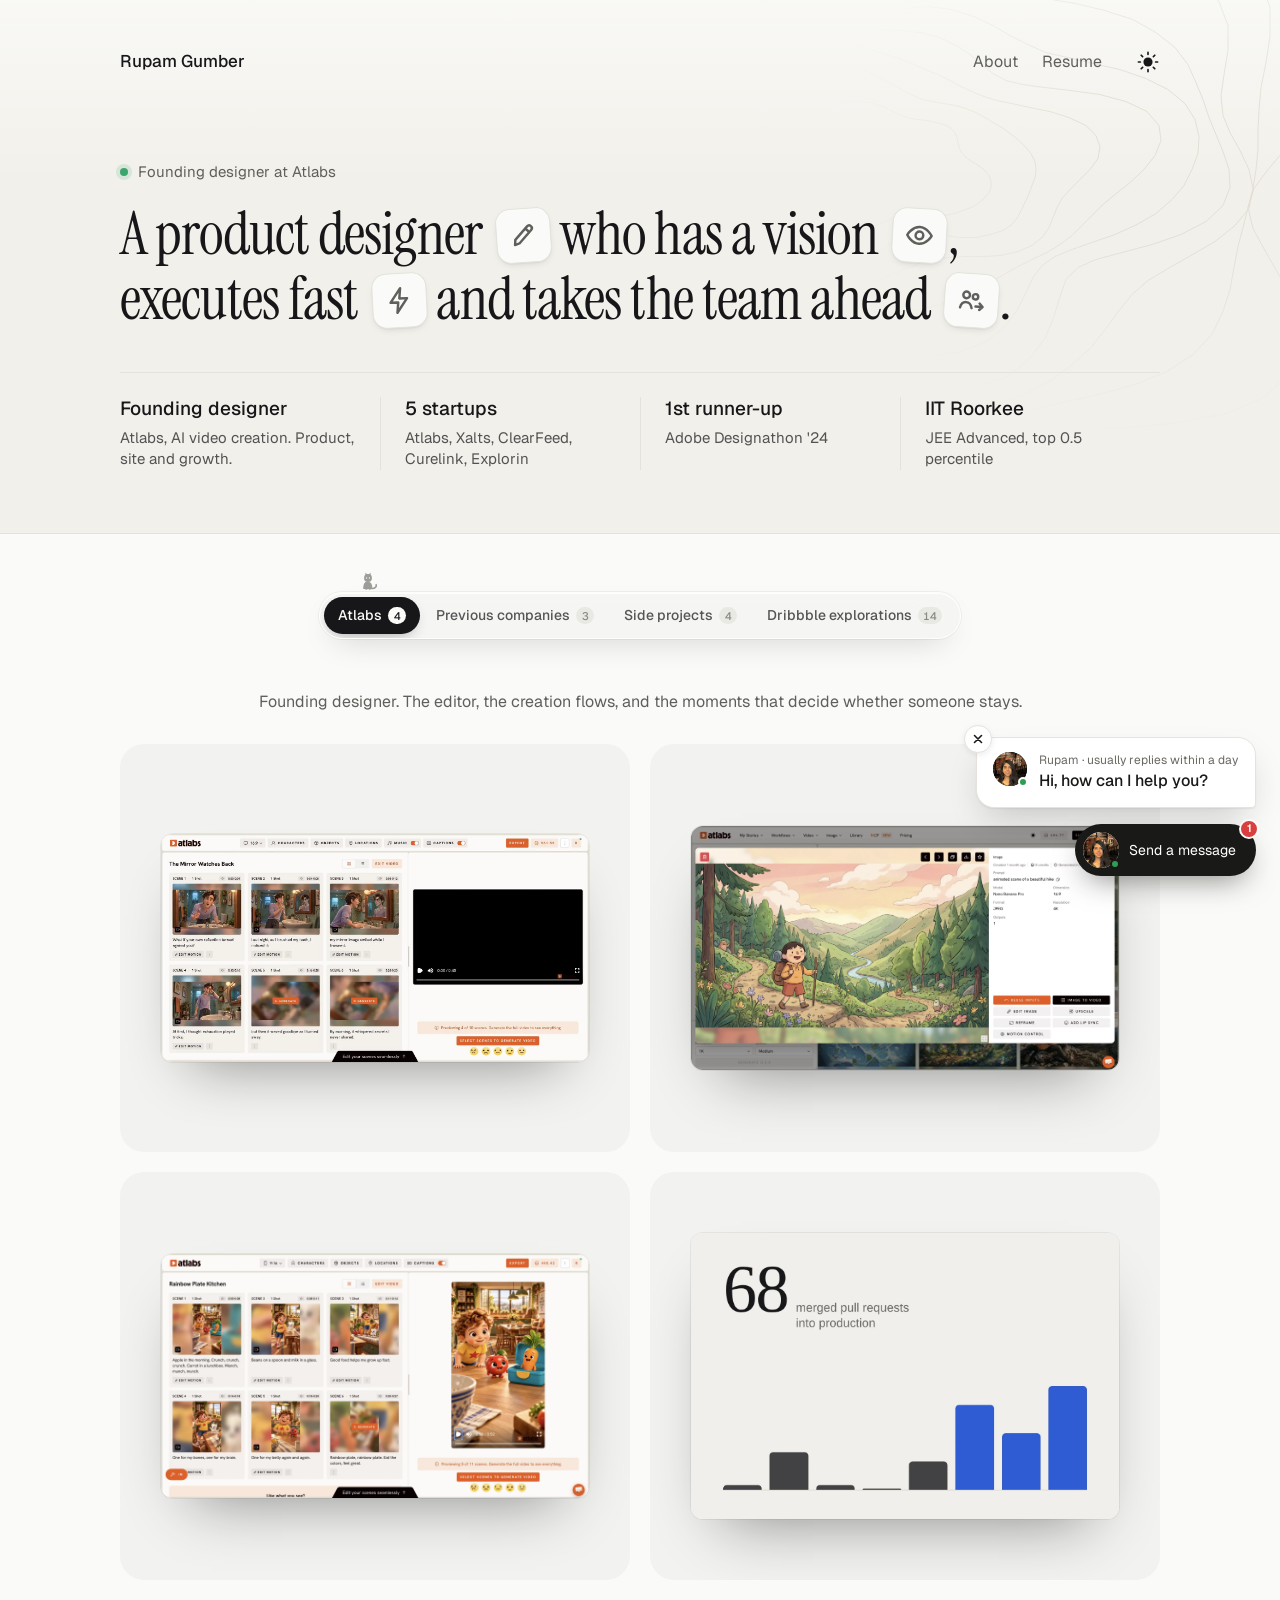
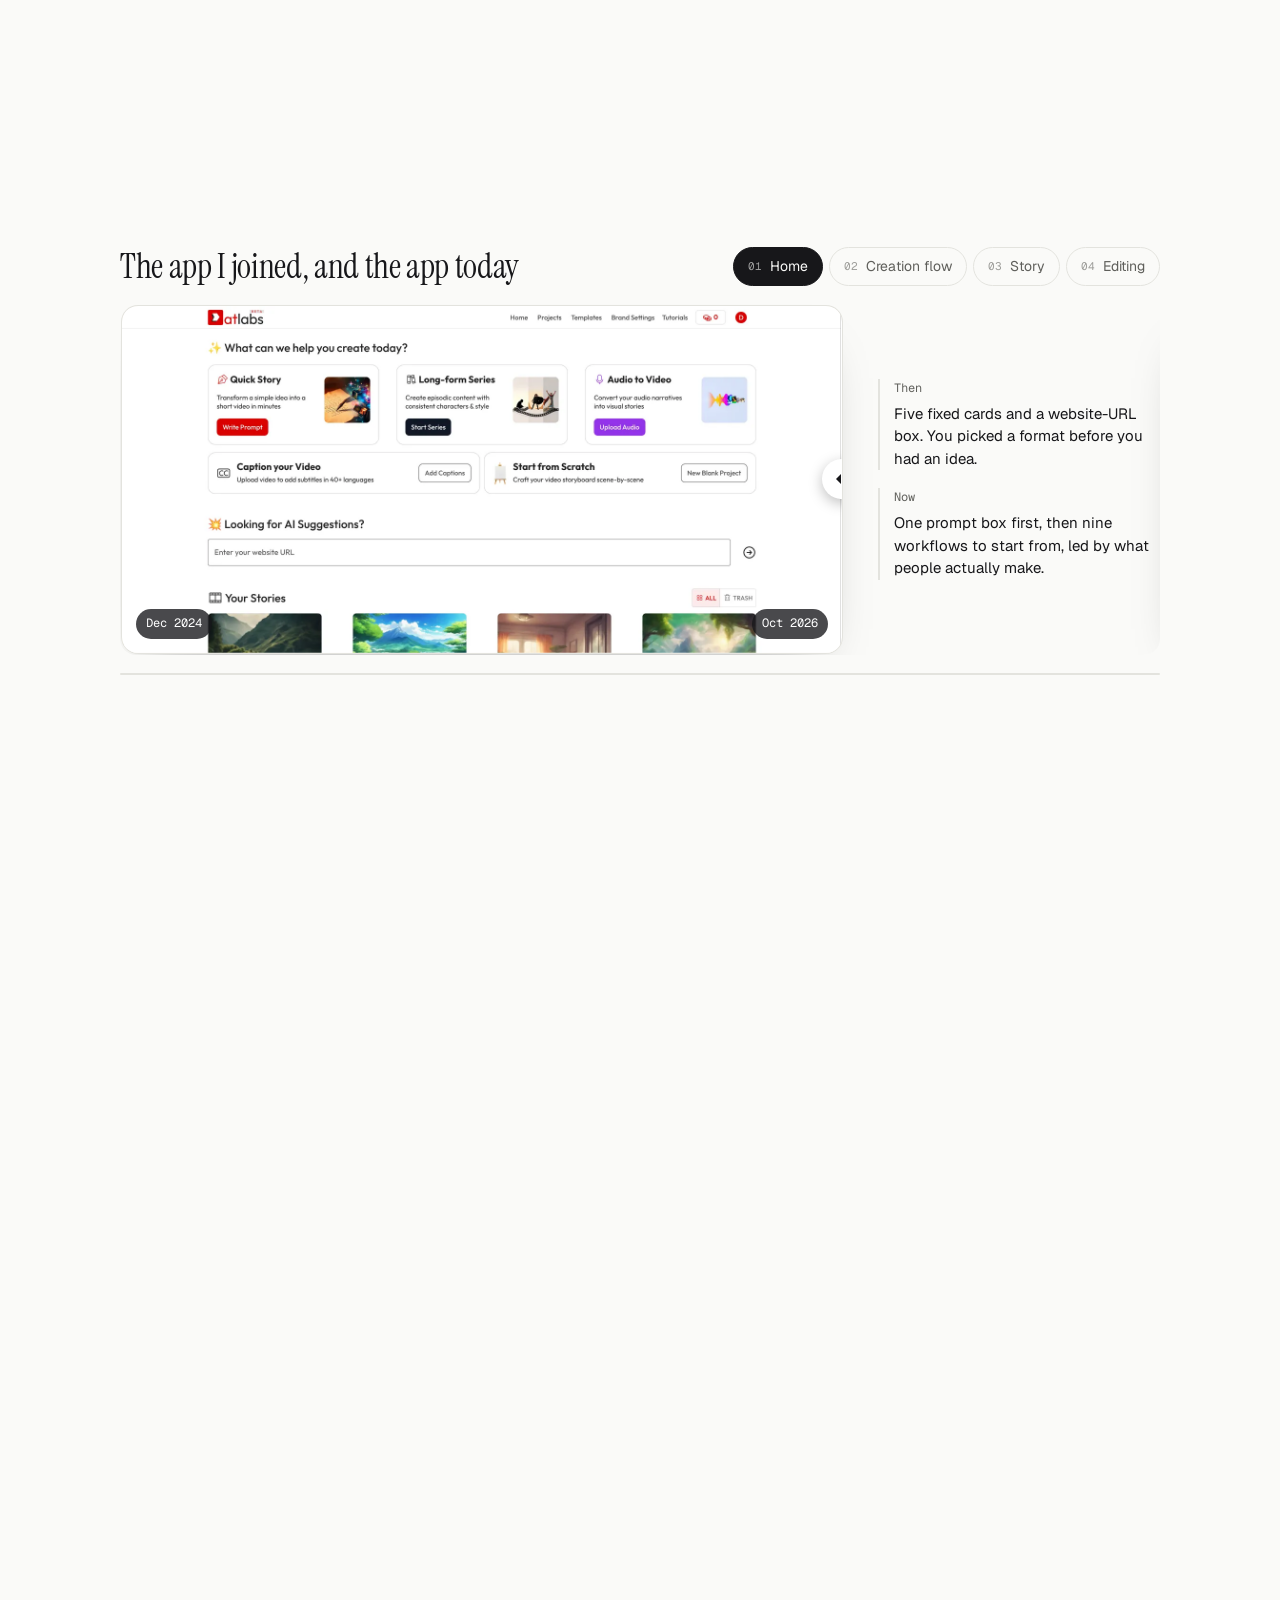
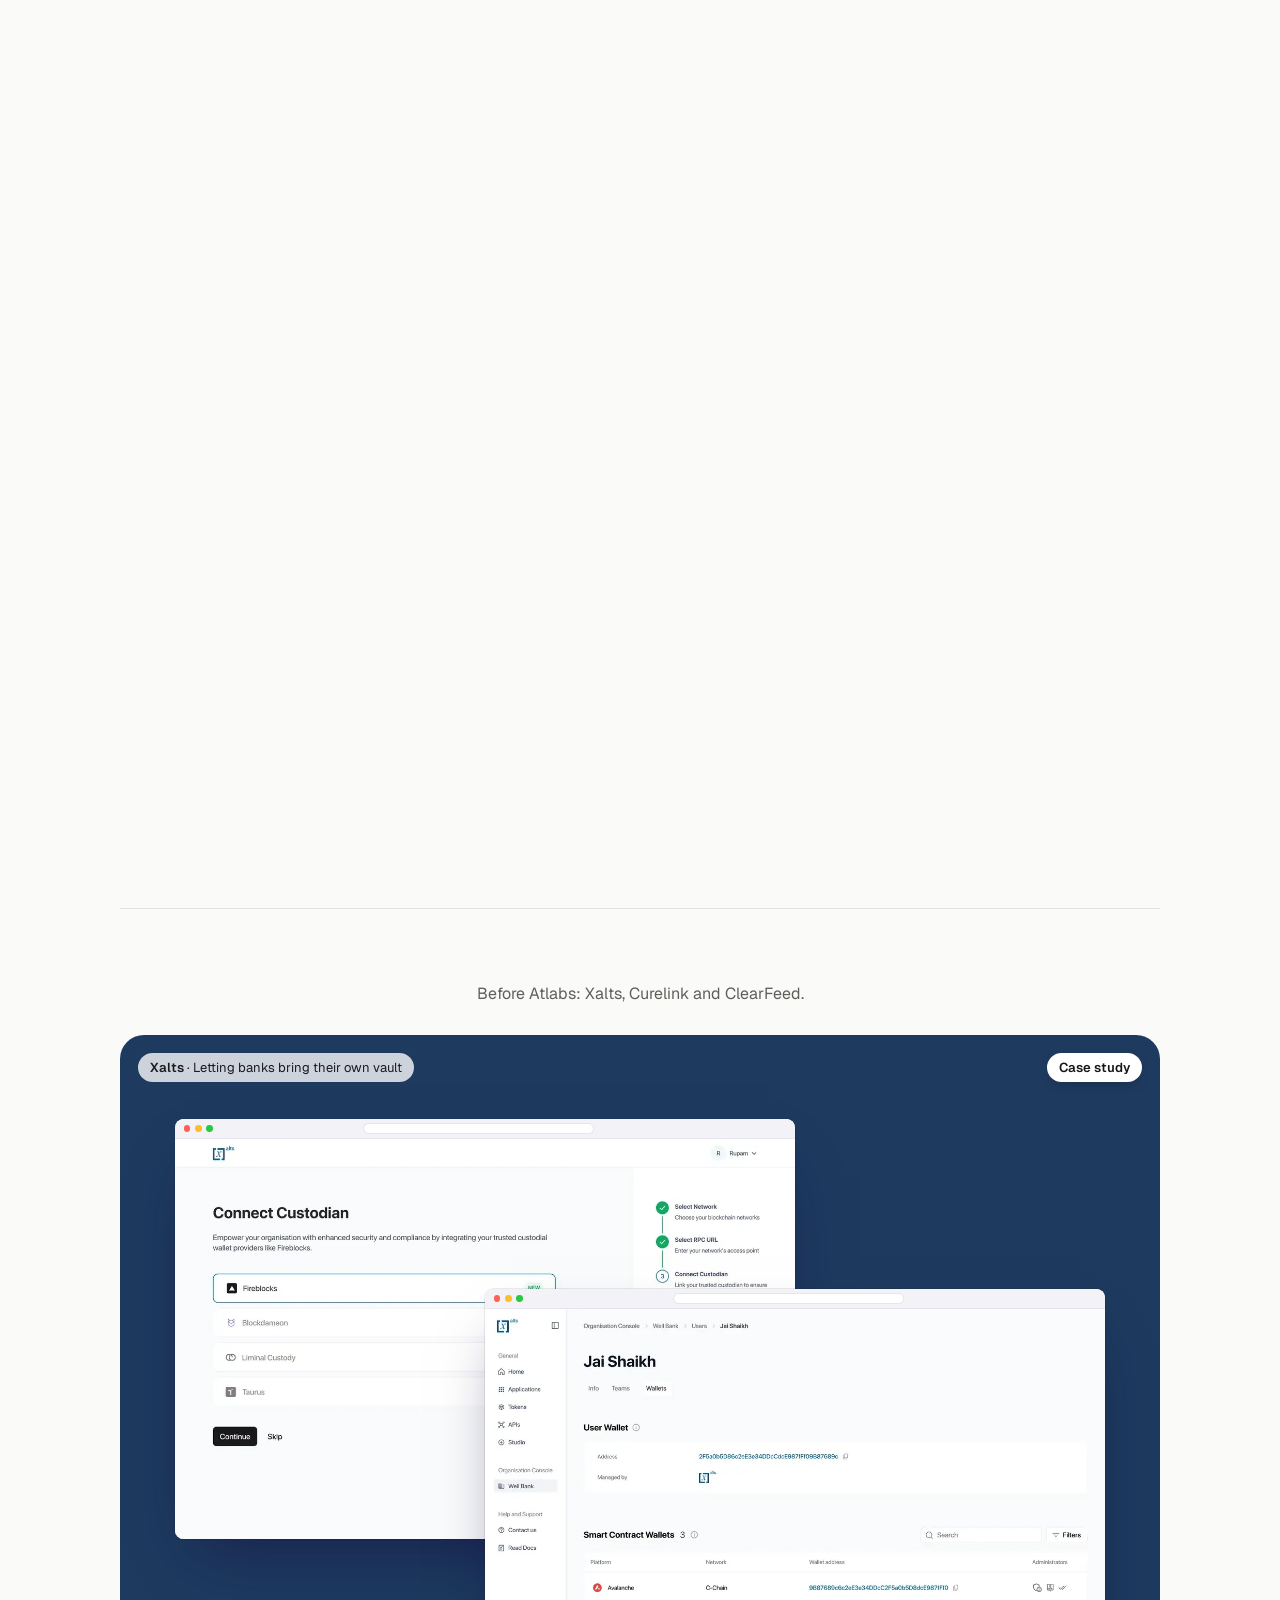
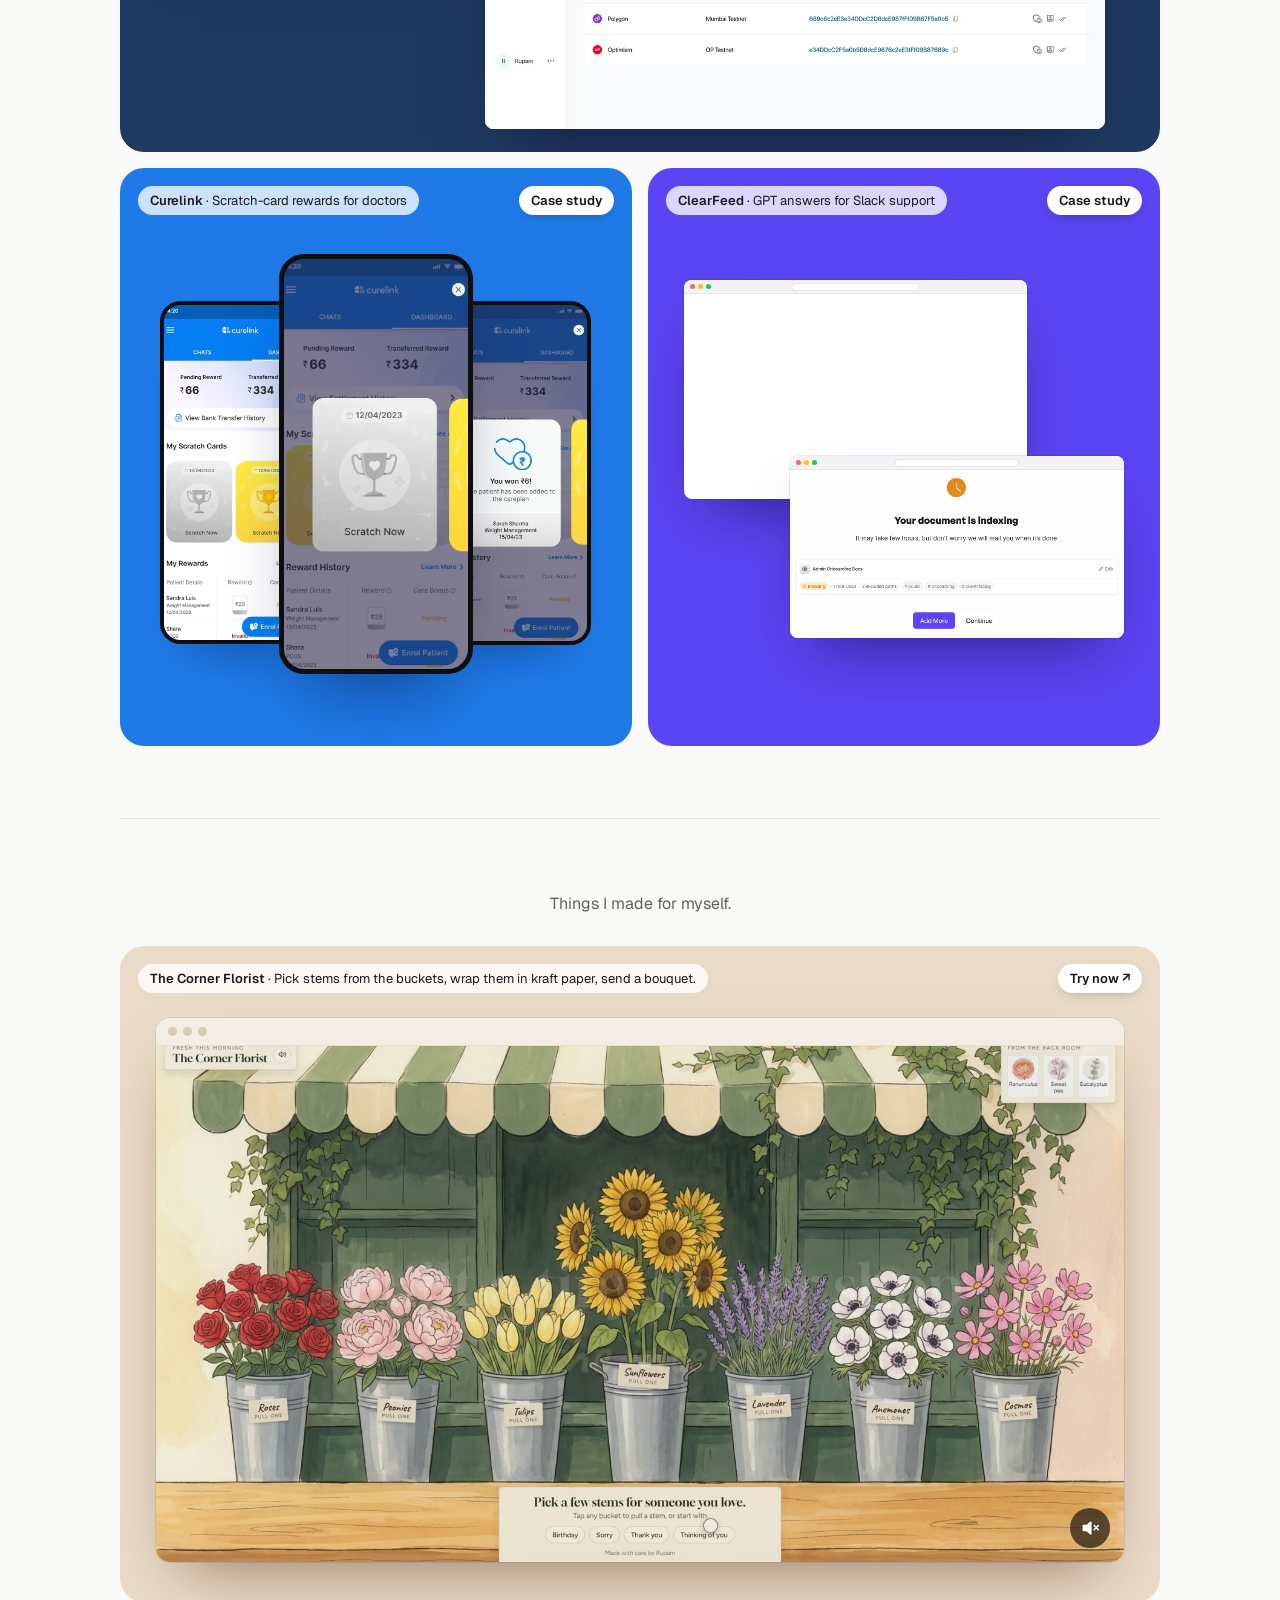
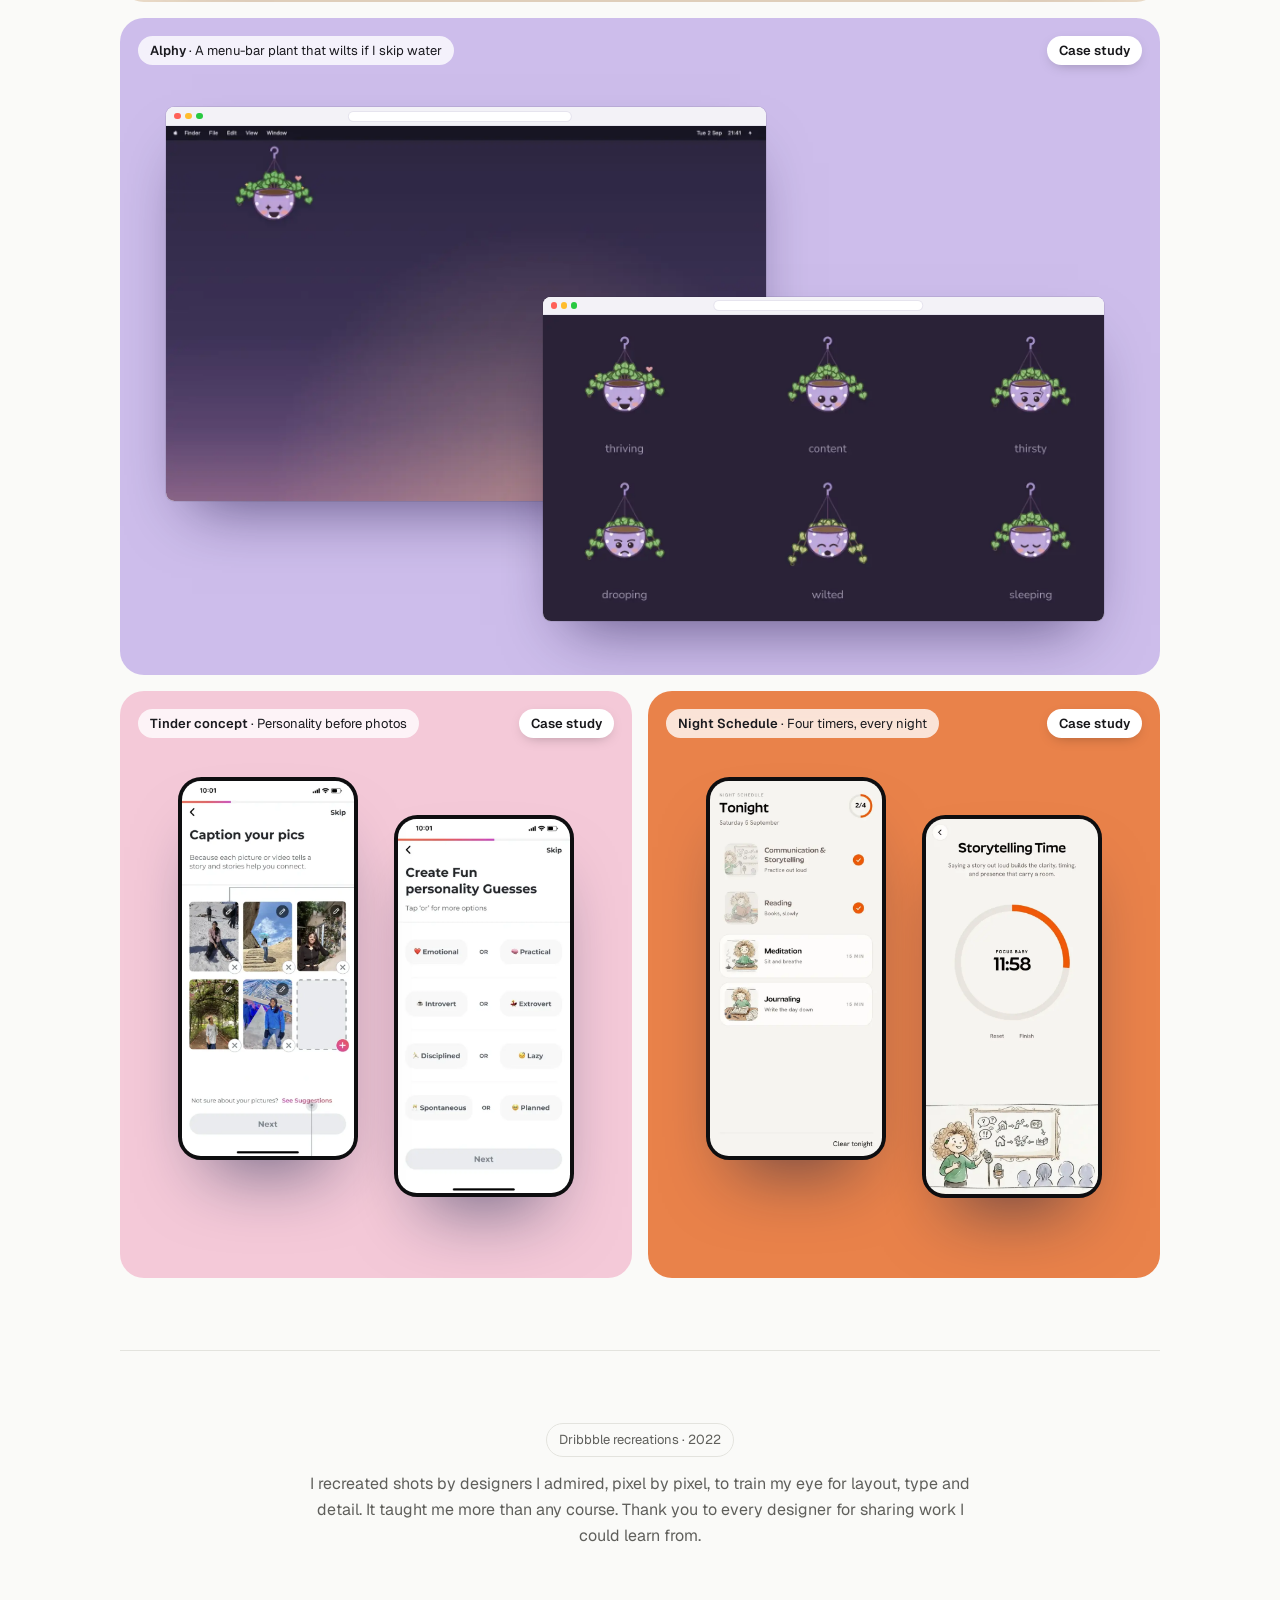
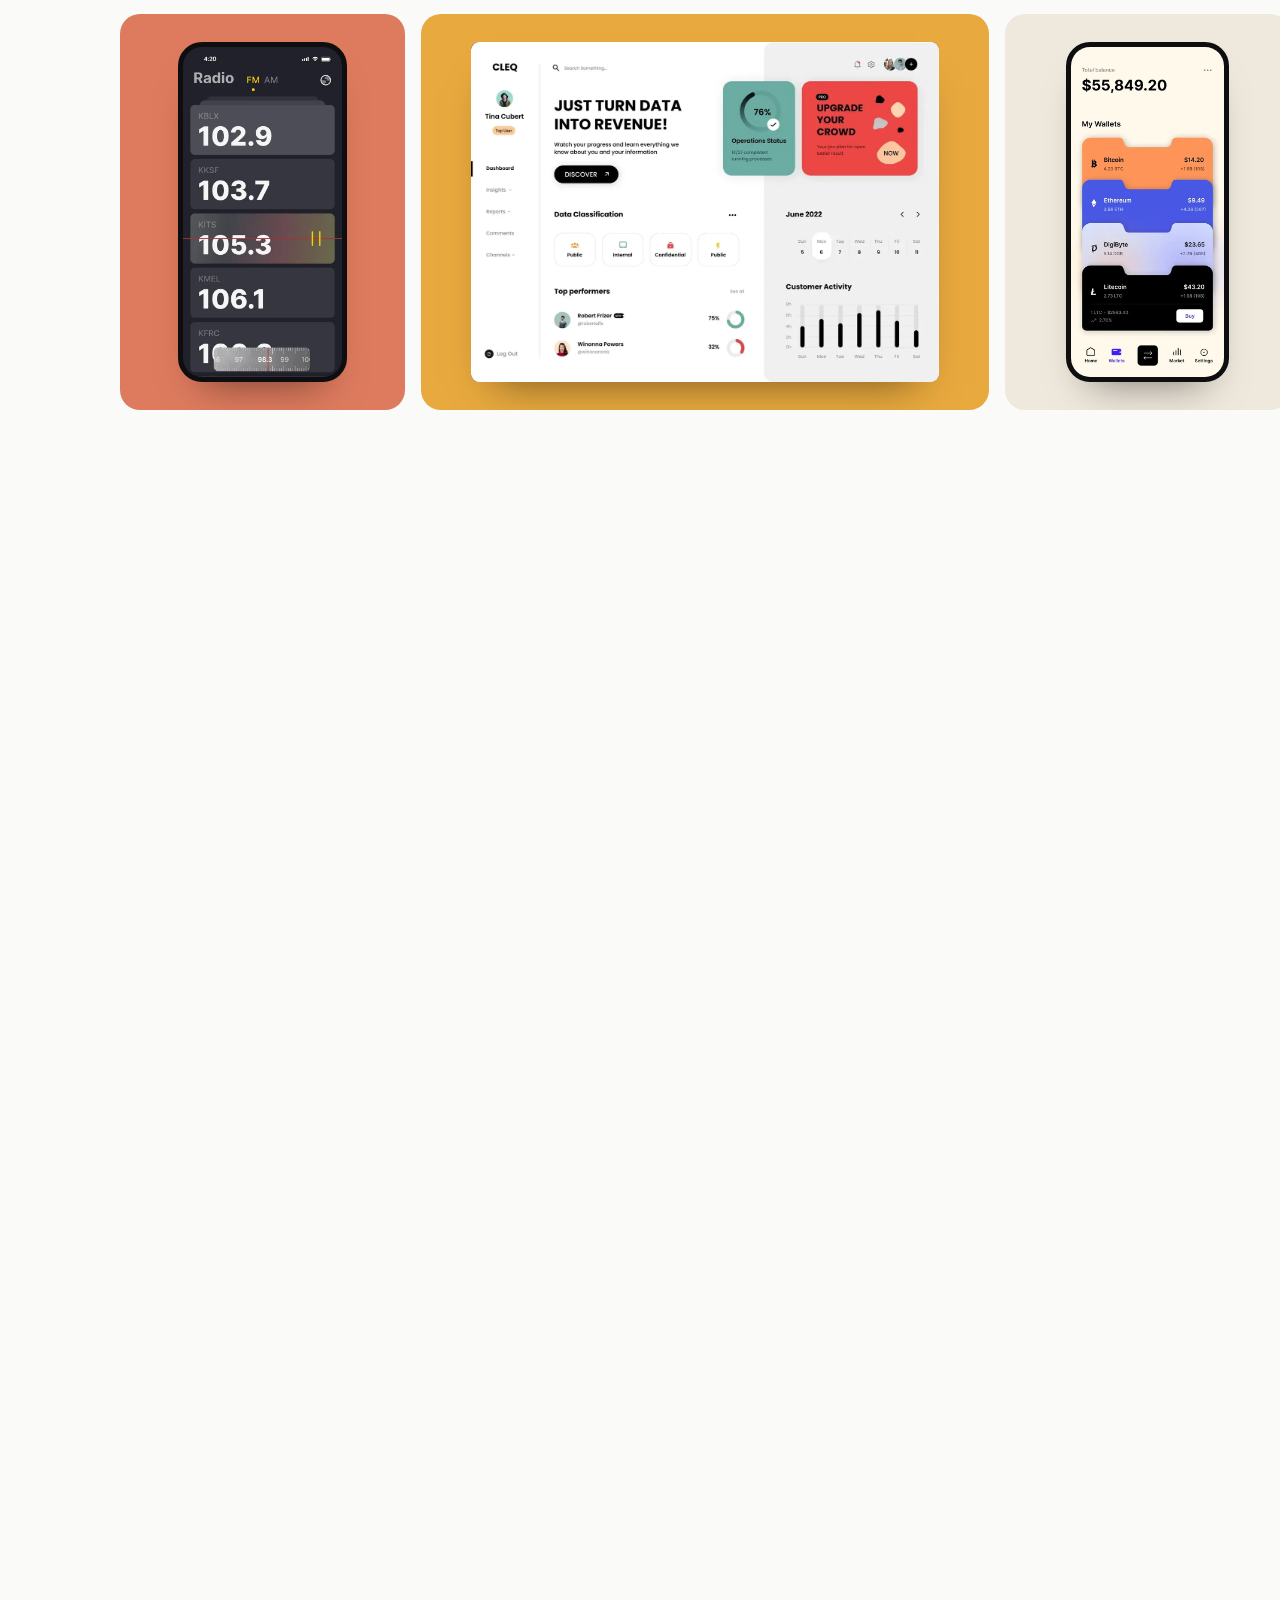
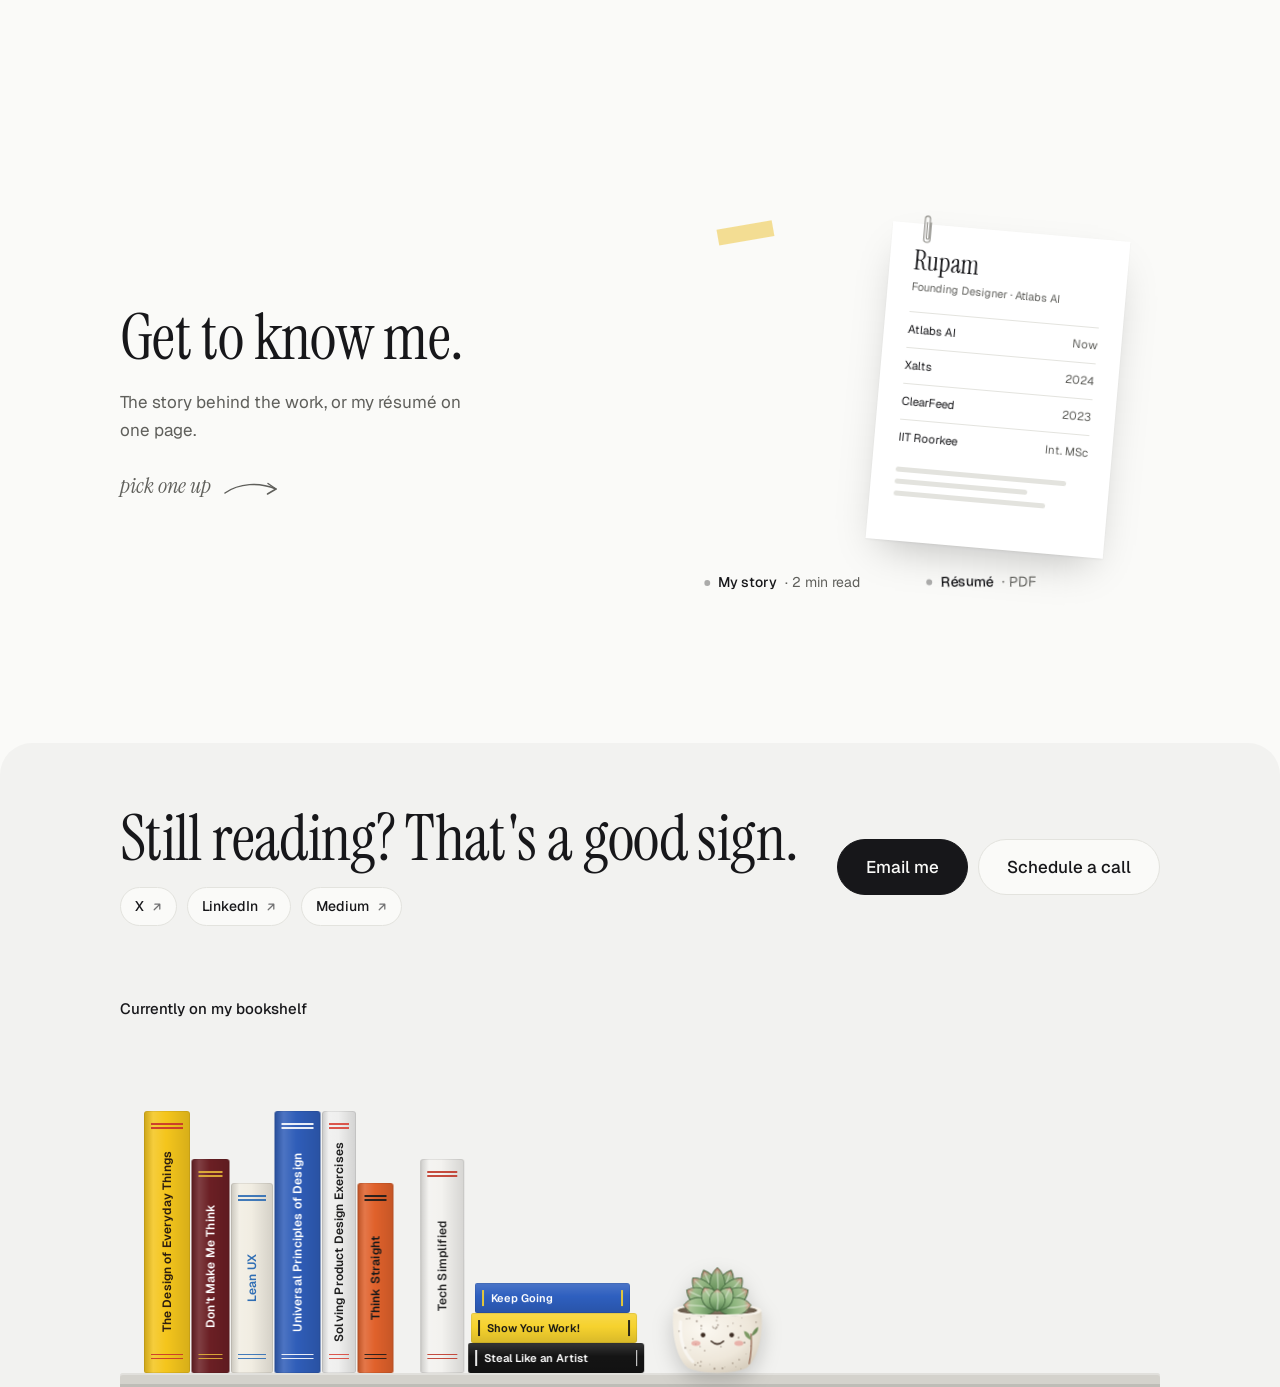
<file: index.html>
<!doctype html>
<html lang="en" data-theme="light">
<head>
<script>/* Diwali lights: set DIWALI_ON to true to switch them on (dark mode for everyone, lights on the home page). They switch off by themselves after the end date. */var DIWALI_ON=true;window.__diwali=DIWALI_ON&&Date.now()<Date.parse('2026-11-16T00:00:00+05:30');if(window.__diwali)document.documentElement.setAttribute('data-theme','dark');</script>
<meta charset="utf-8">
<meta name="viewport" content="width=device-width, initial-scale=1, viewport-fit=cover">
<link rel="apple-touch-icon" href="[data-uri]">
<link rel="preconnect" href="https://fonts.googleapis.com">
<link rel="preconnect" href="https://fonts.gstatic.com" crossorigin>
<link rel="stylesheet" href="https://fonts.googleapis.com/css2?family=Instrument+Serif:ital@0;1&family=Geist:wght@400;500;600&family=Caveat:wght@500;700&family=Geist+Mono:wght@400;500&display=swap">
<title>Rupam Gumber — Product Designer at Atlabs AI</title>
<meta name="description" content="Rupam Gumber is a product designer from IIT Roorkee and the founding designer at Atlabs AI. She designs and ships AI video creation tools.">
<meta name="author" content="Rupam Gumber">
<meta name="robots" content="index,follow,max-image-preview:large">
<link rel="canonical" href="https://rupam.work/">
<meta property="og:type" content="profile">
<meta property="og:site_name" content="Rupam Gumber"><meta property="profile:first_name" content="Rupam"><meta property="profile:last_name" content="Gumber"><meta property="profile:gender" content="female"><meta property="profile:username" content="rupam_gumber">
<meta property="og:title" content="Rupam Gumber — Product Designer at Atlabs AI">
<meta property="og:description" content="Rupam Gumber is a product designer from IIT Roorkee and the founding designer at Atlabs AI. She designs and ships AI video creation tools.">
<meta property="og:url" content="https://rupam.work/">
<meta property="og:image" content="https://rupam.work/og/home.jpg">
<meta property="og:image:width" content="1200"><meta property="og:image:height" content="630">
<meta property="og:image:alt" content="A product designer who has a vision, executes fast and takes the team ahead.">
<meta name="twitter:card" content="summary_large_image">
<meta name="twitter:site" content="@rupam_gumber"><meta name="twitter:creator" content="@rupam_gumber">
<meta name="twitter:title" content="Rupam Gumber — Product Designer at Atlabs AI">
<meta name="twitter:description" content="Rupam Gumber is a product designer from IIT Roorkee and the founding designer at Atlabs AI. She designs and ships AI video creation tools.">
<meta name="twitter:image" content="https://rupam.work/og/home.jpg">
<meta name="theme-color" content="#FAFAF8">
<link rel="icon" href="/favicon.ico" sizes="48x48">
<link rel="icon" href="/icon-32.png" type="image/png" sizes="32x32">
<link rel="apple-touch-icon" href="/apple-touch-icon.png">
<link rel="manifest" href="/site.webmanifest">
<link rel="stylesheet" href="/assets/app.css">
<script type="application/ld+json">[{"@context": "https://schema.org", "@type": "ProfilePage", "name": "Rupam Gumber \u2014 Product Designer at Atlabs AI", "url": "https://rupam.work/", "description": "Rupam Gumber is a product designer from IIT Roorkee and the founding designer at Atlabs AI. She designs and ships AI video creation tools.", "author": {"@type": "Person", "name": "Rupam Gumber", "gender": "Female", "url": "https://rupam.work/"}, "mainEntity": {"@context": "https://schema.org", "@type": "Person", "name": "Rupam Gumber", "url": "https://rupam.work/", "image": "https://rupam.work/og/home.jpg", "givenName": "Rupam", "familyName": "Gumber", "alternateName": ["Rupam", "Rupam G"], "gender": "Female", "jobTitle": "Product Designer", "description": "Rupam Gumber is a product designer and the founding designer at Atlabs AI. She designs and ships AI video creation tools. She studied at IIT Roorkee.", "worksFor": {"@type": "Organization", "name": "Atlabs AI", "url": "https://www.atlabs.ai"}, "alumniOf": {"@type": "CollegeOrUniversity", "name": "Indian Institute of Technology Roorkee", "alternateName": "IIT Roorkee", "sameAs": "https://en.wikipedia.org/wiki/Indian_Institute_of_Technology_Roorkee"}, "hasOccupation": {"@type": "Occupation", "name": "Product Designer"}, "knowsAbout": ["Product design", "AI video tools", "AI image generation", "Design systems", "Prototyping", "Claude Code", "Product analytics"], "sameAs": ["https://x.com/rupam_gumber", "https://www.linkedin.com/in/rupam-gumber-120252204/", "https://github.com/rupam870", "https://medium.com/@rupamgumber38"]}}, {"@context": "https://schema.org", "@type": "ItemList", "name": "Case studies by Rupam Gumber", "itemListElement": [{"@type": "ListItem", "position": 1, "url": "https://rupam.work/work/video-teaser/", "name": "Video teaser: where free users upgrade"}, {"@type": "ListItem", "position": 2, "url": "https://rupam.work/work/editing-experience/", "name": "Designing an AI video editor"}, {"@type": "ListItem", "position": 3, "url": "https://rupam.work/work/create-image/", "name": "Create Image: one surface for 24 AI models"}, {"@type": "ListItem", "position": 4, "url": "https://rupam.work/work/designing-in-production/", "name": "Designing in production with Claude Code"}, {"@type": "ListItem", "position": 5, "url": "https://rupam.work/work/xalts/", "name": "Xalts: letting banks bring their own vault"}, {"@type": "ListItem", "position": 6, "url": "https://rupam.work/work/clearfeed/", "name": "ClearFeed: answering a Slack question only once"}, {"@type": "ListItem", "position": 7, "url": "https://rupam.work/work/curelink/", "name": "Curelink: rewards that lifted enrolments"}, {"@type": "ListItem", "position": 8, "url": "https://rupam.work/work/alphy/", "name": "Alphy: a plant that gets me to drink water"}, {"@type": "ListItem", "position": 9, "url": "https://rupam.work/work/night-schedule/", "name": "Night Schedule: a night routine app"}]}]</script>
<script src="/assets/router.js"></script>
</head>
<body>


<div class="wrap">
  <header class="top">
    <a class="name" href="#/">Rupam Gumber</a>
    <nav aria-label="Main">
      <a href="#/about" data-r="about">About</a>
      <a href="#/resume" data-resume>Resume</a>
      <button class="theme-btn" type="button" id="theme-btn" aria-label="Switch to dark mode">
        <svg viewBox="0 0 24 24" aria-hidden="true">
          <mask id="bite-mask"><rect x="-6" y="-6" width="36" height="36" fill="#fff"/><circle class="bite" cx="25" cy="-1" r="6" fill="#000"/></mask>
          <circle class="core" cx="12" cy="12" r="5" fill="currentColor" mask="url(#bite-mask)"/>
          <g class="rays" stroke="currentColor" stroke-width="1.8" stroke-linecap="round"><path d="M12 1.5v2.2M12 20.3v2.2M1.5 12h2.2M20.3 12h2.2M4.6 4.6l1.5 1.5M17.9 17.9l1.5 1.5M4.6 19.4l1.5-1.5M17.9 6.1l1.5-1.5"/></g>
        </svg>
      </button>
    </nav>
  </header>
  <div id="app"><main>
<section class="intro">
  <span class="now"><i></i>Founding designer at Atlabs</span>
  <h1 class="lead" style="position: relative; --dlg: 0.38;">A <span class="nw"><span class="hw" style="--mk:rgba(123,97,255,.16)"><span class="dl-word">product</span> <span class="nw"><span class="dl-word">designer</span> <span class="ico i-pen fx-btn" role="button" tabindex="0" aria-label="Play: designer"><svg viewBox="0 0 24 24"><path class="ink" d="M3.5 20.5h8"></path><path d="M5 19l3.5-1 9.8-9.8a2.1 2.1 0 0 0-3-3L5.5 15 5 19z"></path><path d="M13.8 6.7l3 3" stroke-linecap="butt"></path></svg></span></span></span> who has a <span class="hw" style="--mk:rgba(47,91,211,.14)"><span class="nw">vision <span class="ico i-eye fx-btn" role="button" tabindex="0" aria-label="Play: vision"><svg viewBox="0 0 24 24"><g class="lid"><path d="M2.5 12S6 5.5 12 5.5 21.5 12 21.5 12 18 18.5 12 18.5 2.5 12 2.5 12z"></path><circle cx="12" cy="12" r="3"></circle></g></svg></span></span></span>,</span> <span class="nw"><span class="hw" style="--mk:rgba(224,112,58,.18)">executes <span class="nw">fast <span class="ico i-bolt fx-btn" role="button" tabindex="0" aria-label="Play: executes fast"><svg viewBox="0 0 24 24"><path d="M13 2.5 5 13.5h6l-1 8 8-11h-6z"></path></svg></span></span></span> and <span class="hw" style="--mk:rgba(59,165,107,.18)">takes the team <span class="nw">ahead <span class="ico i-team fx-btn" role="button" tabindex="0" aria-label="Play: takes the team ahead"><svg viewBox="0 0 24 24"><g class="ppl"><circle cx="8" cy="8" r="2.6"></circle><path d="M3.5 18c.6-2.8 2.4-4.4 4.5-4.4s3.9 1.6 4.5 4.4"></path><circle cx="15" cy="9" r="2.1"></circle></g><path class="go" d="M15.5 16.5h5M18.5 14l2.5 2.5-2.5 2.5"></path></svg></span></span></span>.</span><canvas id="dl-word-cv" aria-hidden="true" width="920" height="197" style="width: 920px; height: 197.484px;"></canvas></h1>
  <ul class="proof" aria-label="Highlights">
    <li><b>Founding designer</b><span>Atlabs, AI video creation. Product, site and growth.</span></li>
    <li><b>5 startups</b><span>Atlabs, Xalts, ClearFeed, Curelink, Explorin</span></li>
    <li><b>1st runner-up</b><span>Adobe Designathon '24</span></li>
    <li><b>IIT Roorkee</b><span>JEE Advanced, top 0.5 percentile</span></li>
  </ul>
</section>
<section class="work" aria-label="Work">
  <div class="tabs-wrap"><nav class="tabs" aria-label="Selected work"><button type="button" id="tab-atlabs" data-tab="atlabs" aria-controls="panel-atlabs" aria-current="true">Atlabs<span class="ct" aria-hidden="true">4</span></button><button type="button" id="tab-previous" data-tab="previous" aria-controls="panel-previous" aria-current="false">Previous companies<span class="ct" aria-hidden="true">3</span></button><button type="button" id="tab-side" data-tab="side" aria-controls="panel-side" aria-current="false">Side projects<span class="ct" aria-hidden="true">4</span></button><button type="button" id="tab-ui" data-tab="ui" aria-controls="panel-ui" aria-current="false">Dribbble explorations<span class="ct" aria-hidden="true">14</span></button></nav><div class="tcat blink" aria-hidden="true" title="" style="transform: translate(260.992px, -10px);"><div class="tc-in"><svg viewBox="0 0 40 30" fill="currentColor">
   <g class="sit">
    <path class="stail" d="M14 27.5c-6 .4-8.6-3.2-7.6-6.4" fill="none" stroke="currentColor" stroke-width="2.6" stroke-linecap="round"></path>
    <path d="M13 28.5c-.8-7.4 2-12.6 7.4-12.8 5.3-.2 8 5 7.4 12.8z"></path>
    <path class="ear l" d="M15.4 7.2l.4-6 4.2 3.8z"></path><path class="ear r" d="M24.6 7.2l-.4-6-4.2 3.8z"></path>
    <circle cx="20" cy="10" r="6.6"></circle>
    <ellipse class="eye" cx="17.6" cy="9.8" rx="1.05" ry="1.25"></ellipse><ellipse class="eye" cx="22.4" cy="9.8" rx="1.05" ry="1.25"></ellipse>
    <path class="nose" d="M19.2 12h1.6l-.8.9z"></path>
    <ellipse cx="17.2" cy="28.4" rx="2.1" ry="1.3"></ellipse><ellipse cx="22.8" cy="28.4" rx="2.1" ry="1.3"></ellipse>
   </g>
   <g class="walk">
    <path class="wtail" d="M8.5 15.5C4 14.6 2.6 9.6 4.6 6.6" fill="none" stroke="currentColor" stroke-width="2.6" stroke-linecap="round"></path>
    <rect class="lg a" x="9.4" y="19.5" width="3" height="8.6" rx="1.5"></rect><rect class="lg b" x="13.4" y="19.5" width="3" height="8.6" rx="1.5"></rect>
    <rect class="lg b" x="21" y="19.5" width="3" height="8.6" rx="1.5"></rect><rect class="lg a" x="25" y="19.5" width="3" height="8.6" rx="1.5"></rect>
    <g class="wbody"><rect x="7.5" y="12.6" width="22.5" height="10.4" rx="5.2"></rect>
    <path class="ear" d="M26.6 7.6l.6-5.6 3.6 3.6z"></path><path class="ear r" d="M33.4 7.8l1.4-5.4-4.6 2.8z"></path>
    <circle cx="30.6" cy="11" r="6.2"></circle>
    <ellipse class="eye" cx="29.6" cy="10.4" rx="1" ry="1.2"></ellipse><ellipse class="eye" cx="33.4" cy="10.4" rx="1" ry="1.2"></ellipse>
    <path class="nose" d="M34.6 12.4h1.4l-.7.8z"></path></g>
   </g></svg></div><span class="tc-pop">mew <i>♥</i></span></div></div>
  <section class="panel" id="panel-atlabs" data-panel="atlabs" aria-label="Atlabs"><p class="plead"><span>Founding designer. The editor, the creation flows, and the moments that decide whether someone stays.</span></p><div class="wgrid"><a class="card wtile" href="#/video-teaser" data-label="Video teaser · where people upgrade" data-color="#C2410C" aria-label="Video teaser. Free users watch the first 25 seconds of their story; the rest stays blurred. It became the main place people upgrade."><div class="mock m-shot"><img loading="lazy" decoding="async" src="/img/vt_teaser.webp" width="1512" height="805" alt=""></div><span class="tlabel" aria-hidden="true" style="background:#C2410C">Video teaser</span></a><a class="card wtile" href="#/create-image" data-label="Create Image" data-color="#C2410C" aria-label="Create Image. One calm surface for 24 AI models. ~55k images from ~6.8k creators, as of Oct 2026."><div class="mock m-shot"><img loading="lazy" decoding="async" src="/m/823e2bd8defb.webp" width="2000" height="1139" alt=""></div><span class="tlabel" aria-hidden="true" style="background:#C2410C">Create Image</span></a><a class="card wtile" href="#/editing-experience" data-label="Editing experience · 3 levels, 9 tools" data-color="#23734A" aria-label="Editing experience. Story page, scene editor, timeline, credits, export and publishing: one editor where every story gets finished."><div class="mock m-shot"><img loading="lazy" decoding="async" src="/img/ed_story.webp" width="1800" height="1024" alt=""></div><span class="tlabel" aria-hidden="true" style="background:#23734A">Editing experience</span></a><a class="card wtile" href="#/designing-in-production" data-label="Designing in production" data-color="#2F5BD3" aria-label="Designing in production. 68 merged PRs into production, written with Claude Code and shipped through CI. As of Oct 2026."><div class="mock m-shot"><img loading="lazy" decoding="async" src="/m/d775ea3862d3.webp" width="1200" height="800" alt=""></div><span class="tlabel" aria-hidden="true" style="background:#2F5BD3">Designing in production</span></a></div><section class="tn pinned" aria-labelledby="tn-h"><div class="tn-pin" data-tnpin="" style="--n:4">
 <div class="tn-stick">
  <div class="tn-top"><h3 id="tn-h">The app I joined, and the app today</h3>
   <div class="tn-tabs" role="tablist" aria-label="Compare screens"><button type="button" role="tab" aria-selected="true" tabindex="0" data-tn="0"><span class="tn-tn">01</span>Home</button><button type="button" role="tab" aria-selected="false" tabindex="-1" data-tn="1"><span class="tn-tn">02</span>Creation flow</button><button type="button" role="tab" aria-selected="false" tabindex="-1" data-tn="2"><span class="tn-tn">03</span>Story</button><button type="button" role="tab" aria-selected="false" tabindex="-1" data-tn="3"><span class="tn-tn">04</span>Editing</button></div></div>
  <div class="tn-view"><div class="tn-track" data-tntrack="" style="transform: translateX(0%);"><div class="tn-slide" data-slide="0" aria-hidden="false">
   <div class="tn-cmp" data-tncmp="" style="--p: 100.00%;">
    <img class="tn-new" src="/img/tn_home_new.webp" alt="Atlabs in October 2026: the home screen" loading="lazy">
    <div class="tn-oldwrap"><img class="tn-old" src="/img/tn_home_old.webp" alt="Atlabs in December 2024: the home screen" loading="lazy"></div>
    <span class="tn-lab l">Dec 2024</span><span class="tn-lab r">Oct 2026</span>
    <span class="tn-handle" aria-hidden="true"><i></i></span>
    <input class="tn-range" type="range" min="0" max="100" value="100" aria-label="Drag to compare December 2024 and October 2026: the home screen">
   </div>
   <dl class="tn-notes"><div class="tn-n"><dt>Then</dt><dd>Five fixed cards and a website-URL box. You picked a format before you had an idea.</dd></div><div class="tn-n"><dt>Now</dt><dd>One prompt box first, then nine workflows to start from, led by what people actually make.</dd></div></dl>
  </div><div class="tn-slide" data-slide="1" aria-hidden="true">
   <div class="tn-cmp" data-tncmp="" style="--p:100%">
    <img class="tn-new" src="/m/acd6146a7a14.webp" alt="Atlabs in October 2026: the creation wizard" loading="lazy">
    <div class="tn-oldwrap"><img class="tn-old" src="/img/tn_wiz_old2.webp" alt="Atlabs in December 2024: the creation wizard" loading="lazy"></div>
    <span class="tn-lab l">Dec 2024</span><span class="tn-lab r">Oct 2026</span>
    <span class="tn-handle" aria-hidden="true"><i></i></span>
    <input class="tn-range" type="range" min="0" max="100" value="100" aria-label="Drag to compare December 2024 and October 2026: the creation wizard">
   </div>
   <dl class="tn-notes"><div class="tn-n"><dt>Then</dt><dd>A generic three-step wizard: write a script, pick a style, finalise the cast. Same steps for every kind of video.</dd></div><div class="tn-n"><dt>Now</dt><dd>A wizard per workflow. A music video starts from your song, with sample tracks, a Suno tip and tutorials right on the first step.</dd></div></dl>
  </div><div class="tn-slide" data-slide="2" aria-hidden="true">
   <div class="tn-cmp" data-tncmp="" style="--p:100%">
    <img class="tn-new" src="/img/tn_ed_new.webp" alt="Atlabs in October 2026: the story page" loading="lazy">
    <div class="tn-oldwrap"><img class="tn-old" src="/img/tn_ed_old.webp" alt="Atlabs in December 2024: the story page" loading="lazy"></div>
    <span class="tn-lab l">Dec 2024</span><span class="tn-lab r">Oct 2026</span>
    <span class="tn-handle" aria-hidden="true"><i></i></span>
    <input class="tn-range" type="range" min="0" max="100" value="100" aria-label="Drag to compare December 2024 and October 2026: the story page">
   </div>
   <dl class="tn-notes"><div class="tn-n"><dt>Then</dt><dd>A story was a list of still images. Writing, editing and preview all lived on this one page.</dd></div><div class="tn-n"><dt>Now</dt><dd>Each scene can be an image, a full video, or a video teaser.</dd></div><div class="tn-n hl"><dt>Free plan</dt><dd>Free users see a teaser: the first scenes play, the rest stay blurred until they upgrade.</dd></div></dl>
  </div><div class="tn-slide" data-slide="3" aria-hidden="true">
   <div class="tn-cmp" data-tncmp="" style="--p:100%">
    <img class="tn-new" src="/img/tn_edit_new.webp" alt="Atlabs in October 2026: the editing view" loading="lazy">
    <div class="tn-oldwrap"><img class="tn-old" src="/img/tn_ed_old.webp" alt="Atlabs in December 2024: the editing view" loading="lazy"></div>
    <span class="tn-lab l">Dec 2024</span><span class="tn-lab r">Oct 2026</span>
    <span class="tn-handle" aria-hidden="true"><i></i></span>
    <input class="tn-range" type="range" min="0" max="100" value="100" aria-label="Drag to compare December 2024 and October 2026: the editing view">
   </div>
   <dl class="tn-notes"><div class="tn-n"><dt>Then</dt><dd>No separate editor. A row of small tool icons sat under each scene on the story page.</dd></div><div class="tn-n"><dt>Now</dt><dd>A dedicated scene editor with nine panels: visual, motion, voiceover, lip sync, AI Edit, split, B-roll, captions, settings.</dd></div></dl>
  </div></div></div>
  <div class="tn-prog" aria-hidden="true"><i data-tnbar="" style="transform: scaleX(0);"></i></div>
 </div></div></section></section><section class="panel" id="panel-previous" data-panel="previous" aria-label="Previous companies"><p class="plead"><span>Before Atlabs: Xalts, Curelink and ClearFeed.</span></p><div class="bento">
  <figure class="tile comp-tile full" style="--bg:#1E3A5F" data-label="Read case study" data-color="#1E3A5F"><div class="stage"><div class="comp comp-x">
     <button class="pc" type="button" data-zoom="x1" aria-label="Enlarge Xalts connect custodian screen" style="left:2%;top:2%;width:64%;z-index:1;--hx:-2%;--hy:-3%"><span class="webframe"><span class="bbar" aria-hidden="true"><i></i><i></i><i></i><em></em></span><img loading="lazy" decoding="async" class="shot-web" src="/m/09bff8004d99.webp" width="1200" height="775" alt="Xalts connect custodian screen"></span></button>
     <button class="pc" type="button" data-zoom="x2" aria-label="Enlarge Xalts user wallets console" style="left:34%;top:30%;width:64%;z-index:2;--hx:2%;--hy:3%"><span class="webframe"><span class="bbar" aria-hidden="true"><i></i><i></i><i></i><em></em></span><img loading="lazy" decoding="async" class="shot-web" src="/m/7694d60061eb.webp" width="1200" height="813" alt="Xalts user wallets console"></span></button>
   </div></div><figcaption><b>Xalts</b><span class="cl"> · Letting banks bring their own vault</span></figcaption><a class="case" href="#/xalts">Case study</a></figure>
  <figure class="tile comp-tile" style="--bg:#1F7AE8" data-label="Read case study" data-color="#1F7AE8"><div class="stage"><div class="comp comp-c">
     <button class="pc side" type="button" data-zoom="cp1" aria-label="Enlarge Curelink rewards dashboard" style="left:1%;top:13%;width:36%;z-index:1;--hx:-3%"><span class="device"><img loading="lazy" decoding="async" src="/m/cd4fd0ee9fe8.webp" width="528" height="1177" alt="Curelink rewards dashboard"></span></button>
     <button class="pc side" type="button" data-zoom="cp3" aria-label="Enlarge Curelink reward won" style="left:63%;top:13%;width:36%;z-index:1;--hx:3%"><span class="device"><img loading="lazy" decoding="async" src="/m/3b434a52d9c5.webp" width="528" height="1179" alt="Curelink reward won"></span></button>
     <button class="pc" type="button" data-zoom="cp2" aria-label="Enlarge Curelink scratch card" style="left:28%;top:3%;width:44%;z-index:2;--hy:-2%"><span class="device"><img loading="lazy" decoding="async" src="/m/96eaac6e342b.webp" width="528" height="1179" alt="Curelink scratch card"></span></button>
   </div></div><figcaption><b>Curelink</b><span class="cl"> · Scratch-card rewards for doctors</span></figcaption><a class="case" href="#/curelink">Case study</a></figure>
  <figure class="tile comp-tile" style="--bg:#5B44F2" data-label="Read case study" data-color="#5B44F2"><div class="stage"><div class="comp comp-f">
     <button class="pc" type="button" data-zoom="cf1" aria-label="Enlarge ClearFeed automated answers intro" style="left:0;top:6%;width:78%;z-index:1;--hx:-3%;--hy:-2%"><span class="webframe"><span class="bbar" aria-hidden="true"><i></i><i></i><i></i><em></em></span><img loading="lazy" decoding="async" class="shot-web" src="/m/7fec8f71dea1.webp" width="2000" height="1192" alt="ClearFeed automated answers intro"></span></button>
     <button class="pc" type="button" data-zoom="cf3" aria-label="Enlarge ClearFeed indexing state" style="left:24%;top:46%;width:76%;z-index:2;--hx:3%;--hy:2%"><span class="webframe"><span class="bbar" aria-hidden="true"><i></i><i></i><i></i><em></em></span><img loading="lazy" decoding="async" class="shot-web" src="/m/fa51834f7ff6.webp" width="1950" height="980" alt="ClearFeed indexing state"></span></button>
   </div></div><figcaption><b>ClearFeed</b><span class="cl"> · GPT answers for Slack support</span></figcaption><a class="case" href="#/clearfeed">Case study</a></figure>
</div></section><section class="panel" id="panel-side" data-panel="side" aria-label="Side projects"><p class="plead"><span>Things I made for myself.</span></p><div class="bento">
    <figure class="tile comp-tile full fl-tile" style="--bg:#EADBC8" data-newtab="1" data-label="Try it ↗" data-color="#7A3E2B">
  <div class="stage"><div class="comp fl-stage">
    <span class="webframe fl-frame"><span class="fl-bar" aria-hidden="true"><i></i><i></i><i></i></span>
    <video class="fl-vid" src="/corner-florist-v3.mp4" poster="/corner-florist-v3.jpg" muted="" loop="" playsinline="" autoplay="" preload="auto" aria-label="The Corner Florist launch video: picking stems from buckets, wrapping them in kraft paper, adding a gift tag"></video><button type="button" class="fl-snd" data-flsnd="" aria-label="Turn sound on"><svg viewBox="0 0 24 24" aria-hidden="true"><path d="M4 9v6h4l5 4V5L8 9z"></path><path class="off" d="M17 9l5 5M22 9l-5 5"></path><path class="on" d="M16.5 8.5a5 5 0 010 7M19 6a8.5 8.5 0 010 12"></path></svg></button>
    </span>
  </div></div>
  <figcaption><b>The Corner Florist</b><span class="cl"> · Pick stems from the buckets, wrap them in kraft paper, send a bouquet.</span></figcaption>
  <a class="case fl-cta" href="https://rupam870.github.io/corner-florist/" target="_blank" rel="noopener">Try now ↗</a>
</figure>
    <figure class="tile comp-tile full" style="--bg:#CDBDEB" data-label="Read case study" data-color="#17171A"><div class="stage"><div class="comp comp-a">
       <button class="pc" type="button" data-zoom="al1" aria-label="Enlarge Alphy hanging on the Mac desktop" style="left:1%;top:3%;width:62%;z-index:1;--hx:-2%;--hy:-3%"><span class="webframe"><span class="bbar" aria-hidden="true"><i></i><i></i><i></i><em></em></span><img loading="lazy" decoding="async" class="shot-web" src="/m/9c999ab7dd96.webp" width="1440" height="900" alt="Alphy hanging on the Mac desktop"></span></button>
       <button class="pc" type="button" data-zoom="al2" aria-label="Enlarge Alphy moods: thriving, content, thirsty, drooping, wilted, sleeping" style="left:40%;top:38%;width:58%;z-index:2;--hx:2%;--hy:3%"><span class="webframe"><span class="bbar" aria-hidden="true"><i></i><i></i><i></i><em></em></span><img loading="lazy" decoding="async" class="shot-web" src="/m/4f25af1f8954.webp" width="1628" height="888" alt="Alphy moods: thriving, content, thirsty, drooping, wilted, sleeping"></span></button>
     </div></div><figcaption><b>Alphy</b><span class="cl"> · A menu-bar plant that wilts if I skip water</span></figcaption><a class="case" href="#/alphy">Case study</a></figure>
    <figure class="tile comp-tile" style="--bg:#F4C9D8" data-label="Open on Behance ↗" data-color="#17171A"><div class="stage"><div class="comp comp-p">
       <button class="pc" type="button" data-zoom="tn1" aria-label="Enlarge Tinder concept: caption your pics" style="left:5%;top:3%;width:41%;z-index:2;--hx:-4%;--hy:-2%"><span class="device"><img loading="lazy" decoding="async" src="/m/4a8596909035.webp" width="602" height="1308" alt="Tinder concept: caption your pics"></span></button>
       <button class="pc" type="button" data-zoom="tn2" aria-label="Enlarge Tinder concept: personality guesses" style="left:54%;top:11%;width:41%;z-index:1;--hx:4%;--hy:2%"><span class="device"><img loading="lazy" decoding="async" src="/m/3accd1617eec.webp" width="602" height="1307" alt="Tinder concept: personality guesses"></span></button>
     </div></div><figcaption><b>Tinder concept</b><span class="cl"> · Personality before photos</span></figcaption><a class="case" href="https://www.behance.net/gallery/204867193/Deeper-Connections-via-Tinder-a-design-case-study">Case study</a></figure>
    <figure class="tile comp-tile" style="--bg:#E9824A" data-label="Read case study" data-color="#E9824A"><div class="stage"><div class="comp comp-p">
       <button class="pc" type="button" data-zoom="ns2" aria-label="Enlarge Night Schedule: tonight list" style="left:5%;top:3%;width:41%;z-index:2;--hx:-4%;--hy:-2%"><span class="device"><img loading="lazy" decoding="async" src="/m/514fe404903e.webp" width="700" height="1523" alt="Night Schedule: tonight list"></span></button>
       <button class="pc" type="button" data-zoom="ns1" aria-label="Enlarge Night Schedule: storytelling timer" style="left:54%;top:11%;width:41%;z-index:1;--hx:4%;--hy:2%"><span class="device"><img loading="lazy" decoding="async" src="/m/303a77059d96.webp" width="700" height="1523" alt="Night Schedule: storytelling timer"></span></button>
     </div></div><figcaption><b>Night Schedule</b><span class="cl"> · Four timers, every night</span></figcaption><a class="case" href="#/night-schedule">Case study</a></figure>
  </div></section><section class="panel" id="panel-ui" data-panel="ui" aria-label="Dribbble explorations"><div class="hs-wrap"><div class="hs" id="hs" style="height: 5030px;"><div class="hs-sticky">
  <div class="ui-note" id="ui-note"><span class="tag">Dribbble recreations · 2022</span>
  <p>I recreated shots by designers I admired, pixel by pixel, to train my eye for layout, type and detail. It taught me more than any course. Thank you to every designer for sharing work I could learn from.</p></div>
  <div class="hs-view"><div class="hs-track" id="hs-track" style="transform: translate3d(0px, 0px, 0px);"><div class="uicard"><div class="uitile p" style="--bg:#DE7B5E"><button class="zoom" type="button" data-zoom="6" aria-label="Enlarge FM radio"><span class="device"><img src="/m/4ae97a19a4fa.webp" alt="FM radio recreation"></span></button></div>
</div><div class="uicard"><div class="uitile w" style="--bg:#E8A93E"><button class="zoom" type="button" data-zoom="10" aria-label="Enlarge Analytics dashboard"><img src="/m/91b286efd3bd.webp" alt="Analytics dashboard recreation"></button></div>
</div><div class="uicard"><div class="uitile p" style="--bg:#EFE8DC"><button class="zoom" type="button" data-zoom="1" aria-label="Enlarge Crypto wallet"><span class="device"><img src="/m/dd1a9e7fcb2d.webp" alt="Crypto wallet recreation"></span></button></div>
</div><div class="uicard"><div class="uitile p" style="--bg:#C9C3F0"><button class="zoom" type="button" data-zoom="11" aria-label="Enlarge Meditation"><span class="device"><img src="/m/0a0b38be21ad.webp" alt="Meditation recreation"></span></button></div>
</div><div class="uicard"><div class="uitile w" style="--bg:#A9D8F5"><button class="zoom" type="button" data-zoom="12" aria-label="Enlarge Payments landing page"><img src="/m/e0b8b03ee6a8.webp" alt="Payments landing page recreation"></button></div>
</div><div class="uicard"><div class="uitile p" style="--bg:#1F3F8F"><button class="zoom" type="button" data-zoom="8" aria-label="Enlarge Bank onboarding"><span class="device"><img src="/m/ae35c1ac4de7.webp" alt="Bank onboarding recreation"></span></button></div>
</div><div class="uicard"><div class="uitile p" style="--bg:#2F66F0"><button class="zoom" type="button" data-zoom="13" aria-label="Enlarge Finance sign-up"><span class="device"><img src="/m/edc32de49643.webp" alt="Finance sign-up recreation"></span></button></div>
</div><div class="uicard"><div class="uitile w" style="--bg:#D8E6D0"><button class="zoom" type="button" data-zoom="7" aria-label="Enlarge Ad platform landing"><img src="/m/ee2723e4106d.webp" alt="Ad platform landing recreation"></button></div>
</div><div class="uicard"><div class="uitile p" style="--bg:#BFD297"><button class="zoom" type="button" data-zoom="2" aria-label="Enlarge Taxi booking"><span class="device"><img src="/m/03d6c25be4c7.webp" alt="Taxi booking recreation"></span></button></div>
</div><div class="uicard"><div class="uitile p" style="--bg:#F4C07A"><button class="zoom" type="button" data-zoom="0" aria-label="Enlarge Banking home"><span class="device"><img src="/m/2f06d6669407.webp" alt="Banking home recreation"></span></button></div>
</div><div class="uicard"><div class="uitile w" style="--bg:#F2D7E0"><button class="zoom" type="button" data-zoom="3" aria-label="Enlarge Design assets marketplace"><img src="/m/a9a6c4556e66.webp" alt="Design assets marketplace recreation"></button></div>
</div><div class="uicard"><div class="uitile p" style="--bg:#D9E8F5"><button class="zoom" type="button" data-zoom="4" aria-label="Enlarge Spending statistics"><span class="device"><img src="/m/30440b53955b.webp" alt="Spending statistics recreation"></span></button></div>
</div><div class="uicard"><div class="uitile p" style="--bg:#F4C07A"><button class="zoom" type="button" data-zoom="9" aria-label="Enlarge Payments onboarding"><span class="device"><img src="/m/9a78e47bac29.webp" alt="Payments onboarding recreation"></span></button></div>
</div><div class="uicard"><div class="uitile w" style="--bg:#9FC3E6"><button class="zoom" type="button" data-zoom="5" aria-label="Enlarge Cleaning services"><img src="/m/7491ac3515a1.webp" alt="Cleaning services recreation"></button></div>
</div></div></div></div></div></div></section>
</section><section class="desk-sec" aria-labelledby="desk-h">
 <div class="dk-copy"><h2 id="desk-h">Get to know me.</h2>
  <p>The story behind the work, or my résumé on one page.</p>
  <div class="dk-hint" aria-hidden="true"><span>pick one up</span>
   <svg width="58" height="22" viewBox="0 0 58 22" fill="none" stroke="currentColor" stroke-width="1.5" stroke-linecap="round" stroke-linejoin="round"><path d="M2 15C16 5 36 4 53 11"></path><path d="M45 5.5l8 5.5-8.5 5"></path></svg></div>
 </div>
 <div class="dk-desk" id="desk">
  <a class="dk-obj dk-pol dk-pre" href="#/about" draggable="false" data-k="story" aria-label="Read my story, 2 minute read">
   <div class="dk-inner"><span class="dk-seen" aria-hidden="true">✓</span><div class="dk-body"><span class="dk-tape"></span>
    <div class="dk-flip">
     <div class="dk-face"><div class="dk-ph"><img alt="Rupam" draggable="false" src="/m/ac0e9aef0b19.webp"></div><em>my story</em></div>
     <div class="dk-face dk-back"><p>How an engineer from IIT Roorkee ended up designing AI video tools.</p><span>Read it →</span></div>
    </div></div></div>
   <span class="dk-lbl">My story <i>· 2 min read</i></span></a>
  <a class="dk-obj dk-sheet dk-pre" href="#/resume" data-resume="" draggable="false" data-k="resume" aria-label="Open résumé, one page PDF">
   <div class="dk-inner"><span class="dk-seen" aria-hidden="true">✓</span><div class="dk-body">
    <svg class="dk-clip" width="22" height="52" viewBox="0 0 22 52" fill="none" stroke="#9C9B96" stroke-width="2" stroke-linecap="round"><path d="M16 14v26a5 5 0 0 1-10 0V8a4 4 0 0 1 8 0v30a2 2 0 0 1-4 0V14"></path></svg>
    <h4>Rupam</h4><div class="dk-r">Founding Designer · Atlabs AI</div>
    <div class="dk-row"><span>Atlabs AI</span><span>Now</span></div><div class="dk-row"><span>Xalts</span><span>2024</span></div>
    <div class="dk-row"><span>ClearFeed</span><span>2023</span></div><div class="dk-row"><span>IIT Roorkee</span><span>Int. MSc</span></div>
    <div class="dk-bars"><div style="width:90%"></div><div style="width:70%"></div><div style="width:80%"></div></div>
    <span class="dk-stamp">1 PAGE</span>
    <div class="dk-dl"><b>Open résumé ↗</b></div></div></div>
   <span class="dk-lbl">Résumé <i>· PDF</i></span></a>
 </div>
</section></main></div>
  <dialog class="lb" id="lb"><img alt=""><form method="dialog"><button>Close</button></form></dialog>
  <dialog class="rvd" id="rvd" aria-labelledby="rvd-t">
    <div class="rvd-bar"><p id="rvd-t">Resume</p><div class="rvd-acts"><button type="button" class="sf-btn primary" id="rvd-dl"><svg viewBox="0 0 20 20" aria-hidden="true"><path d="M10 3v10M5.5 8.5 10 13l4.5-4.5M4 16.5h12"/></svg><span>Download PDF</span></button><button type="button" class="rvd-x" id="rvd-x" aria-label="Close resume"><svg viewBox="0 0 20 20" aria-hidden="true"><path d="M5 5l10 10M15 5 5 15"/></svg></button></div></div>
    <div class="rvd-body"><img id="rvd-img" alt="Rupam Gumber's resume, Oct 2026: Founding Designer at Atlabs AI; earlier at Xalts and ClearFeed; IIT Roorkee; Adobe Designathon 2024 first runner-up and Best CSS Site of the Day." width="1600" height="2262"></div>
    <p class="rvd-note" id="rvd-note" aria-live="polite"></p>
  </dialog>
  <div class="rprog" id="rprog" aria-hidden="true"></div>
  <button type="button" class="rchip" id="rchip" hidden aria-label="Reading progress. Jump to the end"><span class="ring" aria-hidden="true"></span><span class="t"><b></b><span class="sec-name"></span></span><span class="left"></span></button>
<!-- rupam.work chat widget (v2) — from claude/chat-widget.html, replaces the old "Contact me" button + menu -->
<style>
  #rw-chat, #rw-chat * { box-sizing: border-box; }
  #rw-chat {
    --ink: #191917; --muted: #6B6862; --soft: #4A4743; --line: #E6E3DD; --line-2: #DAD6CF;
    --bubble: #F1EFEA; --panel: #FFFFFF; --online: #2F9E55; --badge: #D93F3F; --error: #B42318;
    position: fixed; right: 24px; bottom: 24px; z-index: 2147483000;
    font-family: var(--sans, 'Geist'), system-ui, -apple-system, sans-serif; font-size: 14px; line-height: 1.45; color: var(--ink);
  }
  #rw-chat button, #rw-chat input, #rw-chat textarea { font: inherit; color: inherit; }
  @keyframes rwPop { from { opacity: 0; transform: translateY(8px) scale(.96); } to { opacity: 1; transform: none; } }
  @keyframes rwDot { 0%,80%,100% { opacity: .25; transform: translateY(0); } 40% { opacity: 1; transform: translateY(-2px); } }
  .rw-pop { animation: rwPop .32s cubic-bezier(.2,.8,.2,1) both; transform-origin: bottom right; }
  @media (prefers-reduced-motion: reduce) { .rw-pop, .rw-dot { animation: none !important; } }
  .rw-hidden { display: none !important; }

  .rw-avatar { position: relative; flex: none; border-radius: 50%; display: flex; align-items: center; justify-content: center; font-weight: 600; background: var(--ink); color: #fff; }
  .rw-avatar::after { content: ""; position: absolute; right: -1px; bottom: -1px; width: 10px; height: 10px; border-radius: 50%; background: var(--online); border: 2px solid #fff; }

  /* launcher */
  .rw-launch { position: relative; display: flex; align-items: center; gap: 10px; height: 52px; padding: 0 20px 0 8px; margin-left: auto;
    background: var(--ink); color: #fff; border: 0; border-radius: 26px; cursor: pointer; font-size: 15px; font-weight: 500;
    box-shadow: 0 12px 30px -10px rgba(25,25,23,.55); }
  .rw-launch:hover, .rw-close-fab:hover, .rw-primary:hover { background: #2E2E2B; }
  .rw-launch .rw-avatar { width: 36px; height: 36px; font-size: 14px; background: #fff; color: var(--ink); }
  .rw-launch .rw-avatar::after { border-color: var(--ink); }
  .rw-badge { position: absolute; top: -5px; right: -3px; min-width: 20px; height: 20px; padding: 0 5px; border-radius: 10px; background: var(--badge);
    color: #fff; font-size: 11px; font-weight: 600; display: flex; align-items: center; justify-content: center; border: 2px solid var(--paper, #F5F3EF); }
  .rw-close-fab { width: 52px; height: 52px; margin-left: auto; border-radius: 26px; border: 0; background: var(--ink); color: #fff; display: flex;
    align-items: center; justify-content: center; cursor: pointer; box-shadow: 0 12px 30px -10px rgba(25,25,23,.55); }

  /* greeting peek */
  .rw-peek { position: absolute; right: 0; bottom: 68px; width: 280px; }
  .rw-peek-card { display: flex; gap: 12px; align-items: flex-start; width: 100%; text-align: left; padding: 14px 16px; background: #fff;
    border: 1px solid var(--line); border-radius: 18px 18px 4px 18px; cursor: pointer;
    box-shadow: 0 1px 2px rgba(25,25,23,.06), 0 16px 36px -10px rgba(25,25,23,.22); }
  .rw-peek-card .rw-avatar { width: 34px; height: 34px; font-size: 14px; }
  .rw-peek-meta { font-size: 12px; color: var(--muted); display: block; }
  .rw-peek-text { font-size: 16px; font-weight: 500; display: block; }
  .rw-peek-x { position: absolute; top: -12px; left: -12px; width: 28px; height: 28px; border-radius: 50%; background: #fff; border: 1px solid var(--line);
    display: flex; align-items: center; justify-content: center; cursor: pointer; padding: 0; color: var(--muted); box-shadow: 0 2px 6px rgba(25,25,23,.08); }

  /* panel */
  .rw-panel { position: absolute; right: 0; bottom: 68px; width: 372px; height: 560px; max-height: calc(100vh - 120px); display: flex; flex-direction: column;
    background: var(--panel); border: 1px solid var(--line); border-radius: 22px; overflow: hidden;
    box-shadow: 0 1px 2px rgba(25,25,23,.06), 0 24px 60px -16px rgba(25,25,23,.28); }
  .rw-head { display: flex; align-items: center; gap: 12px; padding: 16px 12px 16px 18px; border-bottom: 1px solid #EFECE6; }
  .rw-head .rw-avatar { width: 40px; height: 40px; font-size: 16px; }
  .rw-head-text { display: flex; flex-direction: column; flex: 1; min-width: 0; }
  .rw-name { font-size: 15px; font-weight: 600; }
  .rw-sub { font-size: 12px; color: var(--muted); }
  .rw-icon-btn { flex: none; width: 36px; height: 36px; border-radius: 10px; border: 0; background: transparent; color: var(--muted);
    display: flex; align-items: center; justify-content: center; cursor: pointer; padding: 0; }
  .rw-icon-btn:hover, .rw-ghost:hover, .rw-chip:hover { background: var(--bubble); }

  .rw-thread { flex: 1; overflow-y: auto; padding: 16px 16px 12px; display: flex; flex-direction: column; gap: 8px; }
  .rw-day { align-self: center; font-size: 12px; color: var(--muted); padding-bottom: 4px; }
  .rw-msg { max-width: 82%; padding: 10px 14px; white-space: pre-wrap; word-wrap: break-word; }
  .rw-them { align-self: flex-start; background: var(--bubble); border-radius: 18px 18px 18px 4px; }
  .rw-me { align-self: flex-end; background: var(--ink); color: #fff; border-radius: 18px 18px 4px 18px; }
  .rw-typing { align-self: flex-start; display: flex; gap: 4px; padding: 14px 16px; background: var(--bubble); border-radius: 18px 18px 18px 4px; }
  .rw-dot { width: 6px; height: 6px; border-radius: 3px; background: var(--muted); animation: rwDot 1s infinite; }
  .rw-dot:nth-child(2) { animation-delay: .15s; } .rw-dot:nth-child(3) { animation-delay: .3s; }

  .rw-chips { display: flex; flex-wrap: wrap; justify-content: flex-end; gap: 6px; padding-top: 6px; }
  .rw-chip { height: 34px; padding: 0 14px; border: 1px solid var(--line-2); border-radius: 17px; background: #fff; font-size: 13px; cursor: pointer; }

  .rw-email { display: flex; flex-direction: column; gap: 8px; margin-top: 4px; padding: 12px; border: 1px solid var(--line); border-radius: 14px; background: #FBFAF8; }
  .rw-email label { font-size: 12px; color: var(--muted); }
  .rw-email-row { display: flex; gap: 8px; }
  .rw-email input { flex: 1; min-width: 0; height: 40px; padding: 0 12px; border: 1px solid var(--line-2); border-radius: 10px; font-size: 14px; background: #fff; }
  .rw-primary { flex: none; height: 40px; padding: 0 16px; background: var(--ink); color: #fff; border: 0; border-radius: 10px; font-size: 14px; font-weight: 500; cursor: pointer; }
  .rw-error { font-size: 12px; color: var(--error); }

  .rw-foot { border-top: 1px solid #EFECE6; }
  .rw-composer { position: relative; display: flex; align-items: flex-end; gap: 8px; margin: 12px 12px 6px; padding: 6px 6px 6px 14px;
    border: 1px solid var(--line-2); border-radius: 14px; background: #fff; }
  .rw-composer textarea { flex: 1; resize: none; border: 0; outline: none; font-size: 14px; line-height: 1.45; background: transparent; padding: 7px 0; min-height: 44px; max-height: 120px; }
  .rw-send { flex: none; width: 38px; height: 38px; border-radius: 11px; border: 0; background: #C9C5BE; color: #fff; display: flex; align-items: center; justify-content: center; cursor: pointer; padding: 0; }
  .rw-send.is-ready { background: var(--ink); }
  .rw-actions { display: flex; align-items: center; gap: 2px; padding: 4px 8px 10px; }
  .rw-ghost { display: flex; align-items: center; gap: 6px; height: 36px; padding: 0 10px; border: 0; border-radius: 9px; background: transparent;
    color: var(--soft); font-size: 13px; cursor: pointer; text-decoration: none; }
  .rw-sr { position: absolute; width: 1px; height: 1px; overflow: hidden; clip: rect(0 0 0 0); white-space: nowrap; }

  @media (max-width: 480px) {
    #rw-chat { right: 16px; bottom: 16px; left: 16px; }
    .rw-panel { width: 100%; height: calc(100vh - 100px); }
    .rw-peek { width: min(280px, 100%); }
  }

  /* portfolio fit: keep the launcher visible on the dark theme, and let clicks pass through the empty part of the full-width mobile container */
  #rw-chat .rw-launch, #rw-chat .rw-close-fab, #rw-chat .rw-send, #rw-chat .rw-primary, #rw-chat .rw-me { color: #fff; }
  :root[data-theme="dark"] #rw-chat .rw-launch, :root[data-theme="dark"] #rw-chat .rw-close-fab { background: #FAFAF8; color: #191917; }
  :root[data-theme="dark"] #rw-chat .rw-launch:hover, :root[data-theme="dark"] #rw-chat .rw-close-fab:hover { background: #ECECE8; }
  :root[data-theme="dark"] .rw-launch .rw-avatar { background: #191917; color: #fff; }
  :root[data-theme="dark"] .rw-launch .rw-avatar::after { border-color: #FAFAF8; }
  #rw-chat { pointer-events: none; }
  #rw-chat > * { pointer-events: auto; }
</style>

<div id="rw-chat">
  <div class="rw-peek rw-pop rw-hidden" data-rw="peek">
    <button type="button" class="rw-peek-card" data-rw="open">
      <span class="rw-avatar" aria-hidden="true"><img src="[data-uri]" alt=""></span>
      <span>
        <span class="rw-peek-meta">Rupam · usually replies within a day</span>
        <span class="rw-peek-text">Hi, how can I help you?</span>
      </span>
    </button>
    <button type="button" class="rw-peek-x" data-rw="dismiss" aria-label="Dismiss greeting">
      <svg width="10" height="10" viewBox="0 0 10 10" fill="none" stroke="currentColor" stroke-width="1.6" stroke-linecap="round" aria-hidden="true"><path d="M1.5 1.5l7 7M8.5 1.5l-7 7"/></svg>
    </button>
  </div>

  <section class="rw-panel rw-pop rw-hidden" data-rw="panel" aria-label="Send Rupam a message">
    <header class="rw-head">
      <span class="rw-avatar" aria-hidden="true"><img src="[data-uri]" alt=""></span>
      <div class="rw-head-text">
        <span class="rw-name">Rupam Gumber</span>
        <span class="rw-sub">Founding designer at Atlabs · replies within a day</span>
      </div>
      <button type="button" class="rw-icon-btn" data-rw="close" aria-label="Close messages">
        <svg width="14" height="14" viewBox="0 0 14 14" fill="none" stroke="currentColor" stroke-width="1.6" stroke-linecap="round" aria-hidden="true"><path d="M2 2l10 10M12 2L2 12"/></svg>
      </button>
    </header>
    <div class="rw-thread" data-rw="thread" aria-live="polite"></div>
    <div class="rw-foot">
      <form class="rw-composer" data-rw="composer">
        <label for="rw-msg" class="rw-sr">Message</label>
        <textarea id="rw-msg" rows="2" placeholder="Write a message…" data-rw="input"></textarea>
        <button type="submit" class="rw-send" data-rw="send" aria-label="Send message" disabled>
          <svg width="16" height="16" viewBox="0 0 16 16" fill="none" stroke="currentColor" stroke-width="1.8" stroke-linecap="round" stroke-linejoin="round" aria-hidden="true"><path d="M8 13V3M3.5 7.5L8 3l4.5 4.5"/></svg>
        </button>
      </form>
      <div class="rw-actions">
        <button type="button" class="rw-ghost" data-rw="copy">
          <svg width="14" height="14" viewBox="0 0 14 14" fill="none" stroke="currentColor" stroke-width="1.4" stroke-linejoin="round" aria-hidden="true"><rect x="4.5" y="4.5" width="8" height="8" rx="1.8"/><path d="M9.5 4.5V3.3c0-1-.8-1.8-1.8-1.8H3.3c-1 0-1.8.8-1.8 1.8v4.4c0 1 .8 1.8 1.8 1.8h1.2"/></svg>
          <span data-rw="copy-label">Copy email</span>
        </button>
        <a class="rw-ghost" data-rw="calendly" href="#" target="_blank" rel="noopener">
          <svg width="14" height="14" viewBox="0 0 14 14" fill="none" stroke="currentColor" stroke-width="1.4" stroke-linecap="round" aria-hidden="true"><rect x="1.5" y="2.5" width="11" height="10" rx="2"/><path d="M1.5 6h11M4.5 1v3M9.5 1v3"/></svg>
          <span>Book a 30-min call</span>
        </a>
      </div>
    </div>
  </section>

  <button type="button" class="rw-launch" data-rw="launch">
    <span class="rw-avatar" aria-hidden="true"><img src="[data-uri]" alt=""></span>
    <span>Send a message</span>
    <span class="rw-badge" data-rw="badge" aria-label="1 new message">1</span>
  </button>
  <button type="button" class="rw-close-fab rw-hidden" data-rw="fab-close" aria-label="Close messages">
    <svg width="18" height="18" viewBox="0 0 18 18" fill="none" stroke="currentColor" stroke-width="1.8" stroke-linecap="round" stroke-linejoin="round" aria-hidden="true"><path d="M4.5 7l4.5 4.5L13.5 7"/></svg>
  </button>
</div>

<footer class="site-foot" aria-label="Footer">
    <a class="sf-fill fe" href="mailto:rupamuxdesign@gmail.com" tabindex="-1" aria-hidden="true"><b>Email me <svg viewBox="0 0 24 24"><path d="M7 17 17 7M8 7h9v9"/></svg></b><small>rupamuxdesign@gmail.com</small></a>
    <a class="sf-fill fs" href="https://calendly.com/rupam_g-ma/30min" tabindex="-1" aria-hidden="true"><b>Schedule a call <svg viewBox="0 0 24 24"><path d="M7 17 17 7M8 7h9v9"/></svg></b><small>30 minutes, on Calendly</small></a>
    <div class="sf-cta">
      <div class="sf-lead"><p class="sf-big">Still reading? That's a good sign.</p>
        <nav class="sf-social" aria-label="Social"><a href="https://x.com/rupam_gumber" target="_blank" rel="noopener">X<svg viewBox="0 0 20 20" aria-hidden="true"><path d="M6 14 14 6M7 6h7v7"/></svg></a><a href="https://www.linkedin.com/in/rupam-gumber-120252204/" target="_blank" rel="noopener">LinkedIn<svg viewBox="0 0 20 20" aria-hidden="true"><path d="M6 14 14 6M7 6h7v7"/></svg></a><a href="https://medium.com/@rupamgumber38" target="_blank" rel="noopener">Medium<svg viewBox="0 0 20 20" aria-hidden="true"><path d="M6 14 14 6M7 6h7v7"/></svg></a></nav></div>
      <div class="sf-btns">
        <a class="sf-btn primary" href="mailto:rupamuxdesign@gmail.com">Email me</a>
        <a class="sf-btn alt" href="https://calendly.com/rupam_g-ma/30min">Schedule a call</a>
      </div>
    </div>
    <section class="bookshelf bsp-wrap" aria-labelledby="bs-title">
      <div class="bsp-head"><p class="bs-title" id="bs-title">Currently on my bookshelf</p><button type="button" class="bsp-tidy" id="bsp-tidy" hidden>Tidy up</button></div>
      <div class="bsp" id="bsp" role="group" aria-label="Bookshelf. Drag and throw the books."></div>
    </section>
  </footer>
</div>

<!-- ===== Diwali lights (home page only, dark mode) ===== -->
<style>
#dl-cv{position:fixed;inset:0;width:100vw;height:100vh;pointer-events:none;z-index:40;opacity:0;transition:opacity .6s ease}
html.dl-on #dl-cv{opacity:1}
</style>
<canvas id="dl-cv" aria-hidden="true"></canvas>

<!-- ===== "product designer" written in lights ===== -->
<style>
.dl-word{position:relative}
html.dl-on .dl-word{color:#ffe2a8!important;-webkit-text-fill-color:#ffe2a8;
  text-shadow:0 0 calc(.05em + .1em*var(--dlg,1)) rgba(255,200,110,calc(.55*var(--dlg,1))),0 0 calc(.2em*var(--dlg,1)) rgba(255,170,70,calc(.45*var(--dlg,1))),0 0 .6em rgba(255,150,50,calc(.25*var(--dlg,1)))}
html.dl-on .intro h1.lead .hw:has(.dl-word){--mk:rgba(255,196,80,.24)!important}
html.dl-on .intro h1.lead .hw:hover .i-pen svg{stroke:#FFC24D}
#dl-word-cv{position:absolute;left:0;top:0;pointer-events:none;z-index:1}
html.dl-on .intro h1.lead .i-pen{cursor:pointer}
html.dl-on .intro h1.lead.dl-drawing .i-pen svg{animation:dlScribble .3s ease-in-out infinite alternate;stroke:#FFC24D}
@keyframes dlScribble{from{transform:rotate(-14deg) translateX(-1px)}to{transform:rotate(6deg) translateX(1px)}}
</style>

<script src="/assets/js0.js"></script>
<script src="/assets/js1.js"></script>
<script src="/assets/js2.js"></script>
<script src="/assets/js3.js"></script>
<script src="/assets/js4.js"></script>
<script src="/assets/js5.js"></script>
<script src="/assets/js6.js"></script>
<script src="/assets/js7.js"></script>
<script src="/assets/js8.js"></script>
<script src="/assets/js9.js"></script>
<script src="/assets/js10.js"></script>
<script src="/assets/js11.js"></script>
<script src="/assets/js12.js"></script>
<script src="/assets/js13.js"></script>
</body>
</html>
</file>
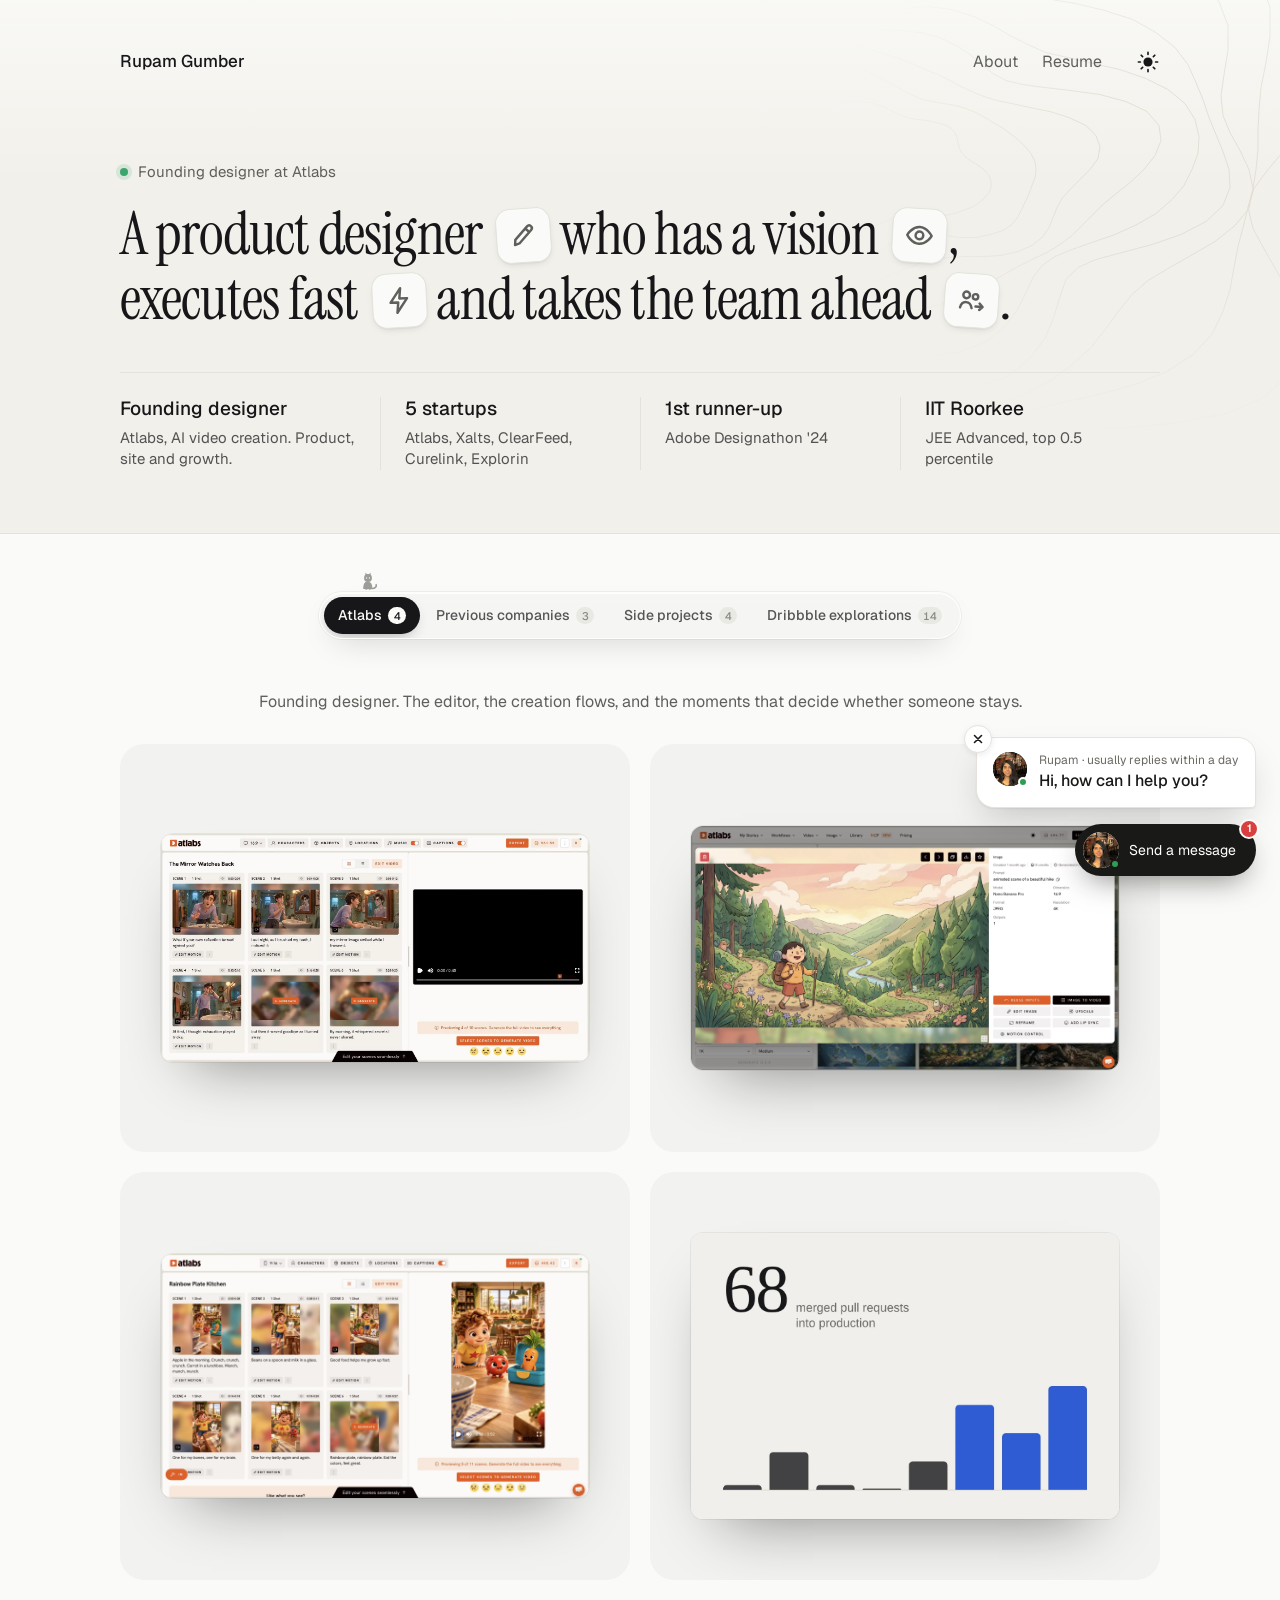
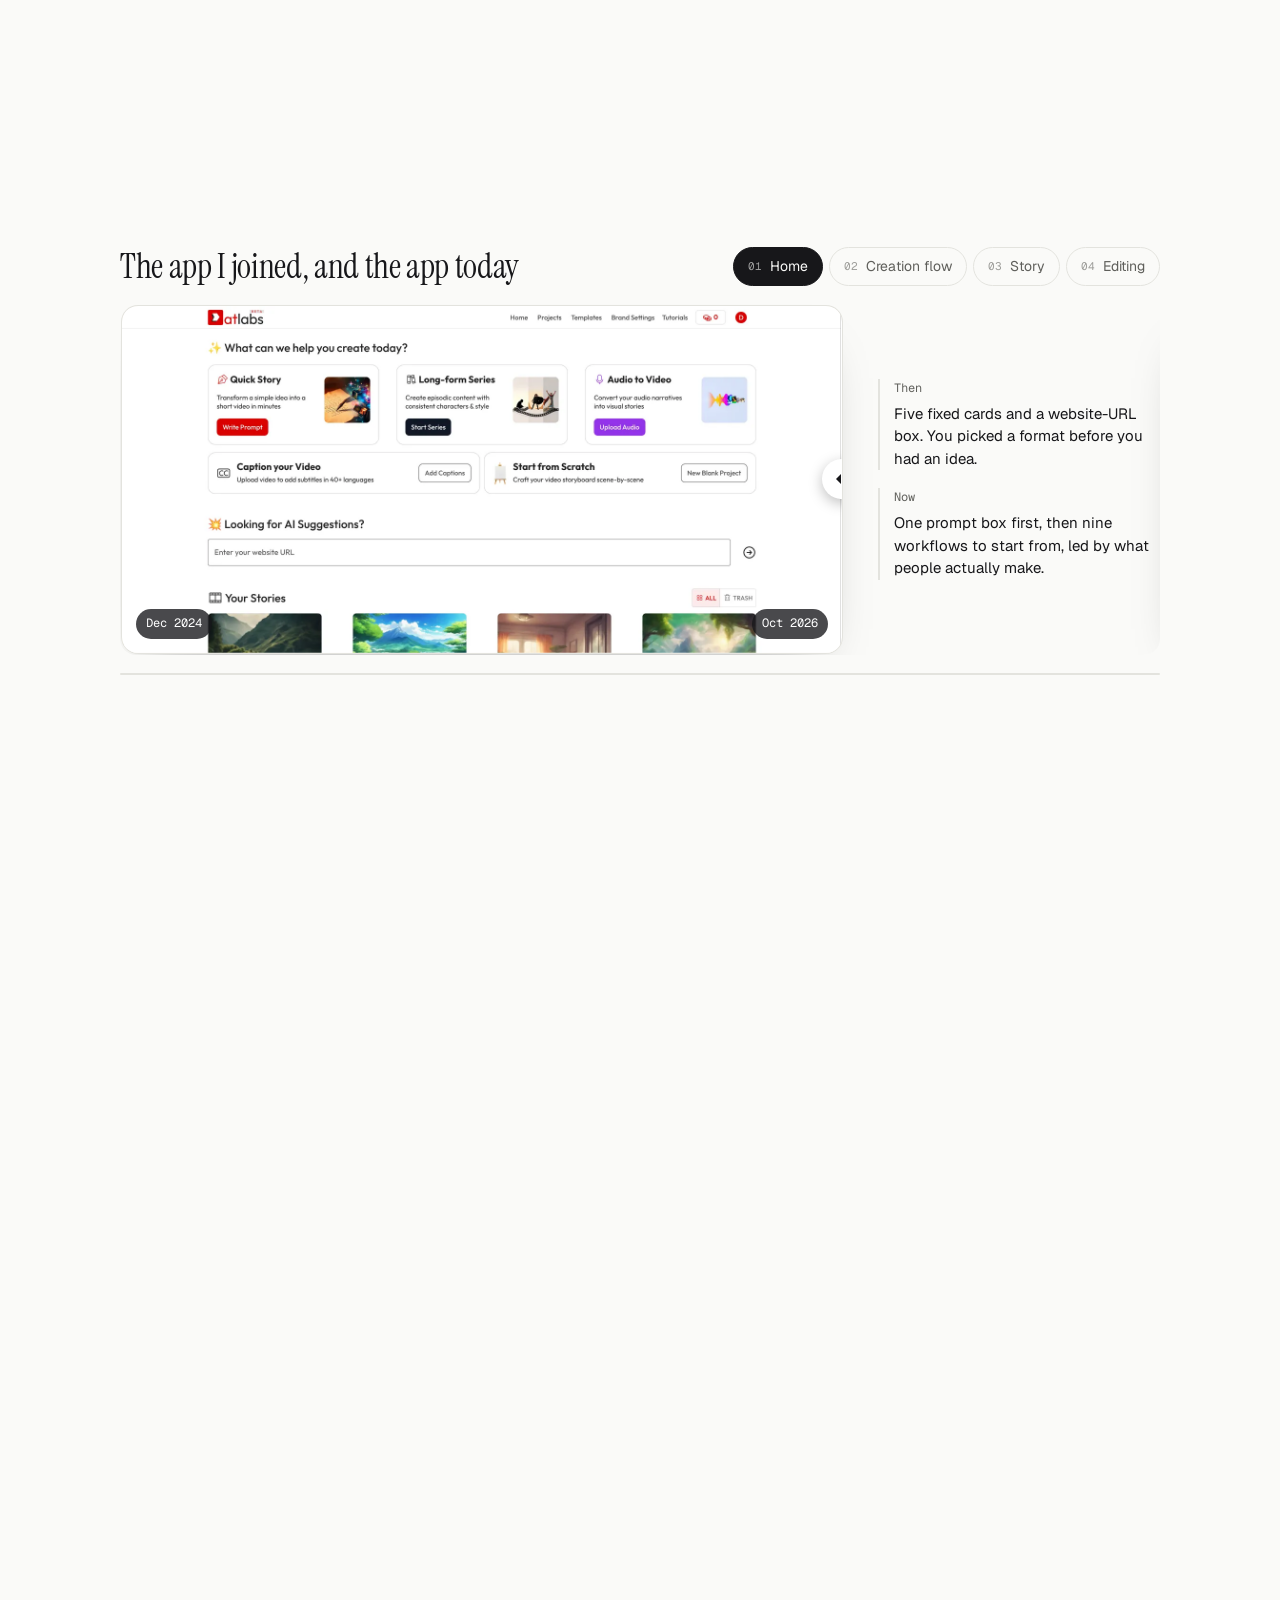
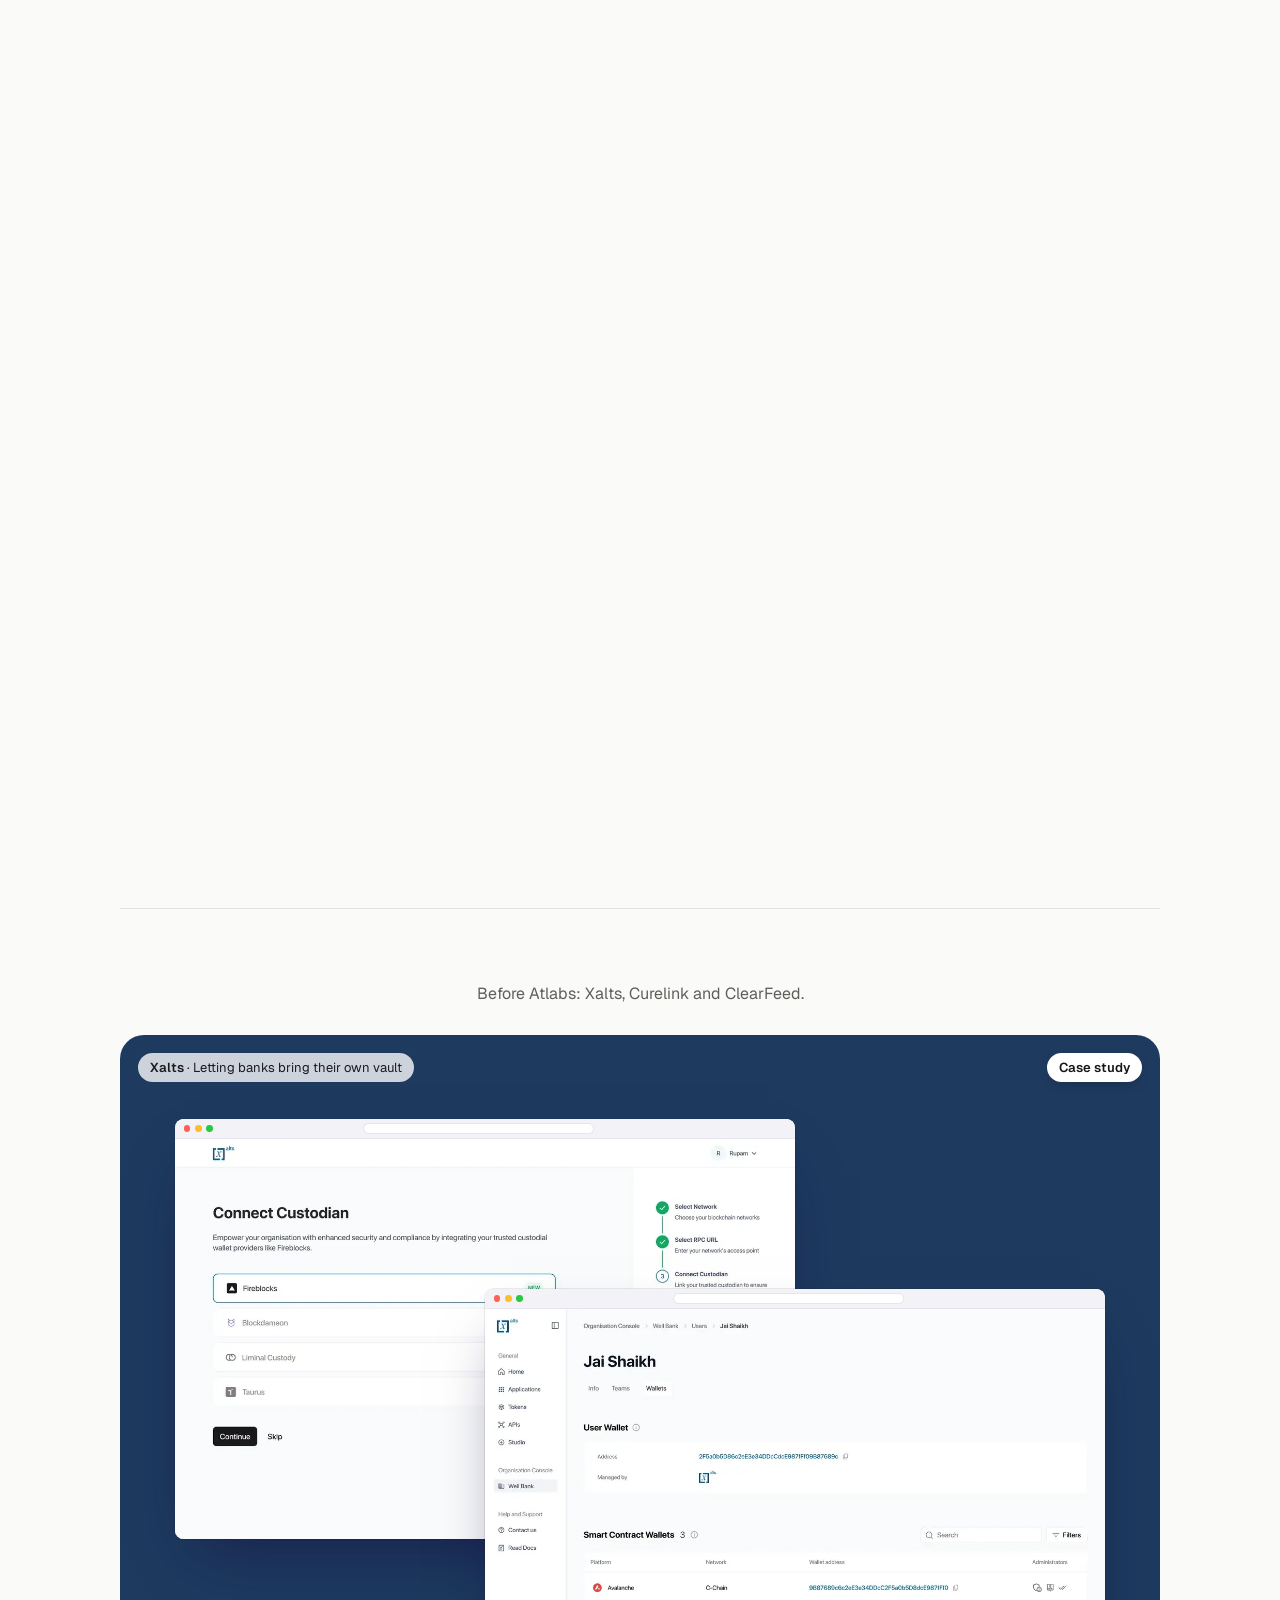
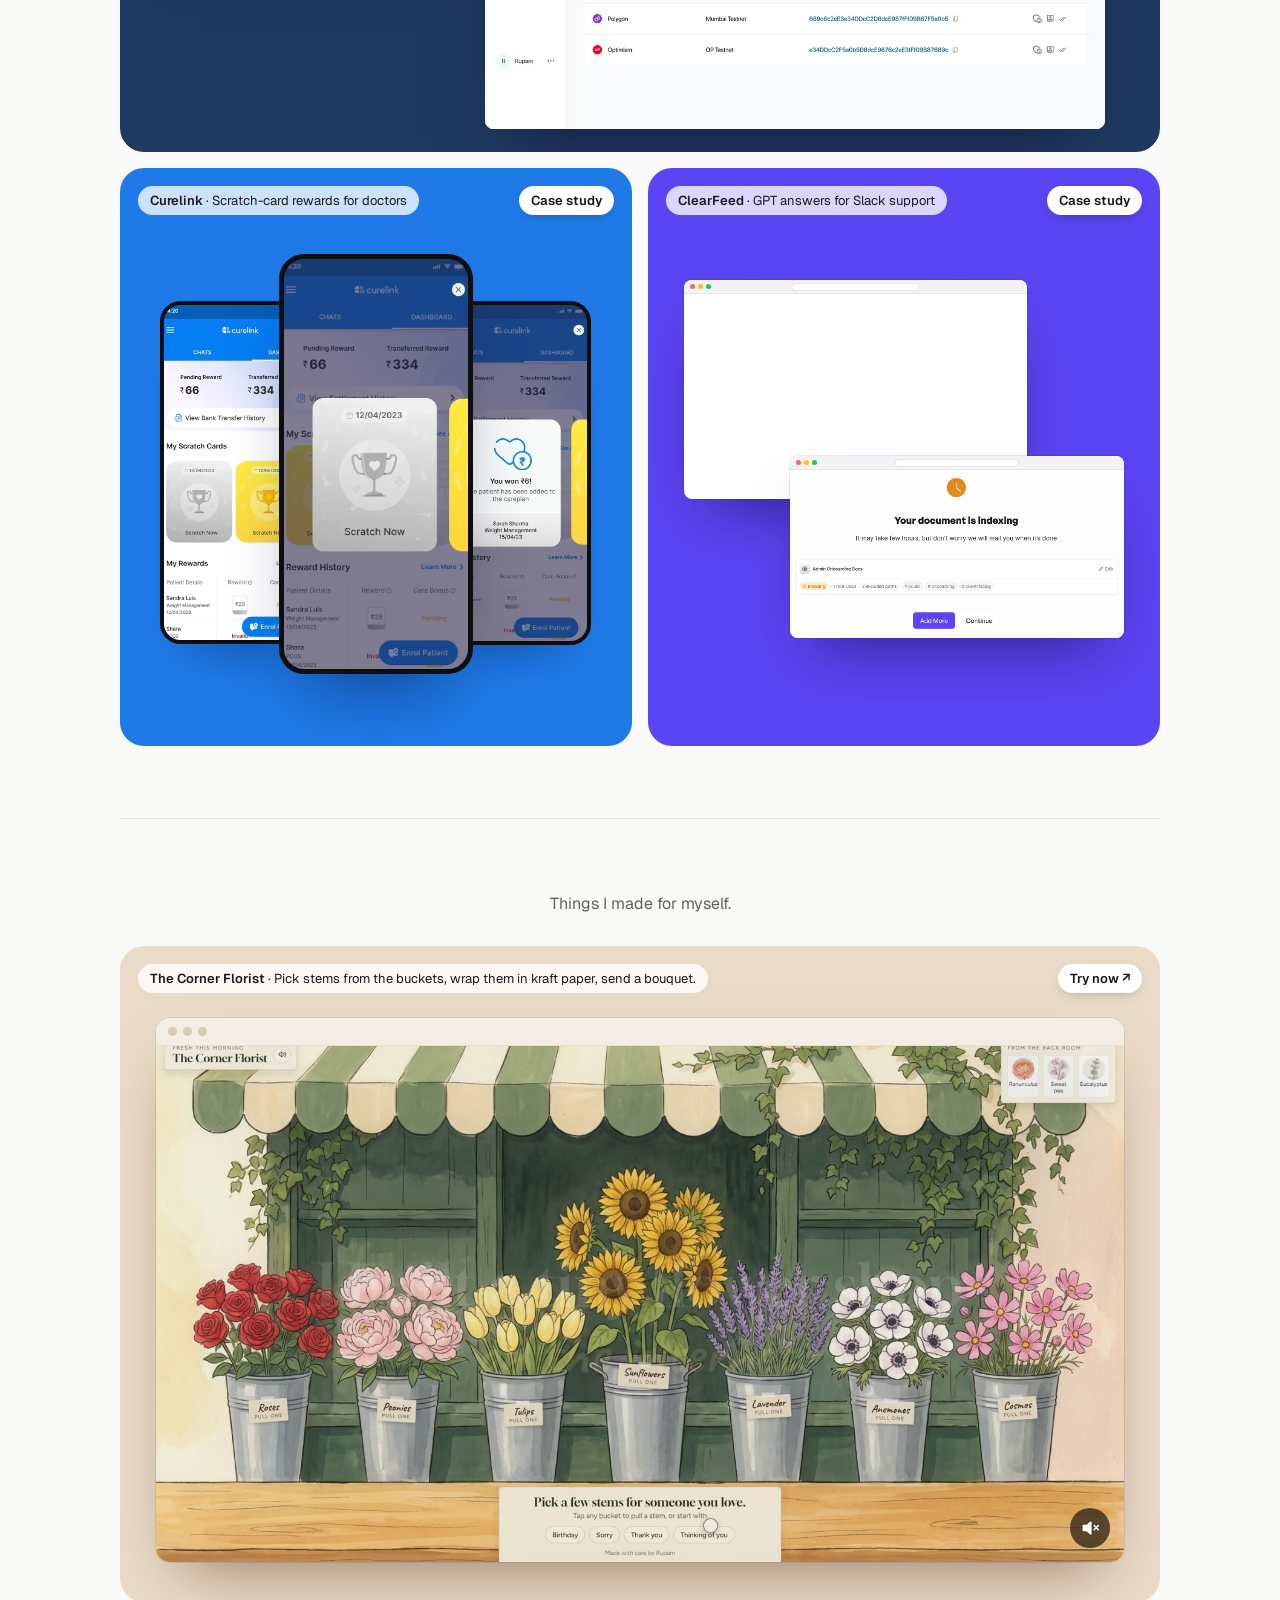
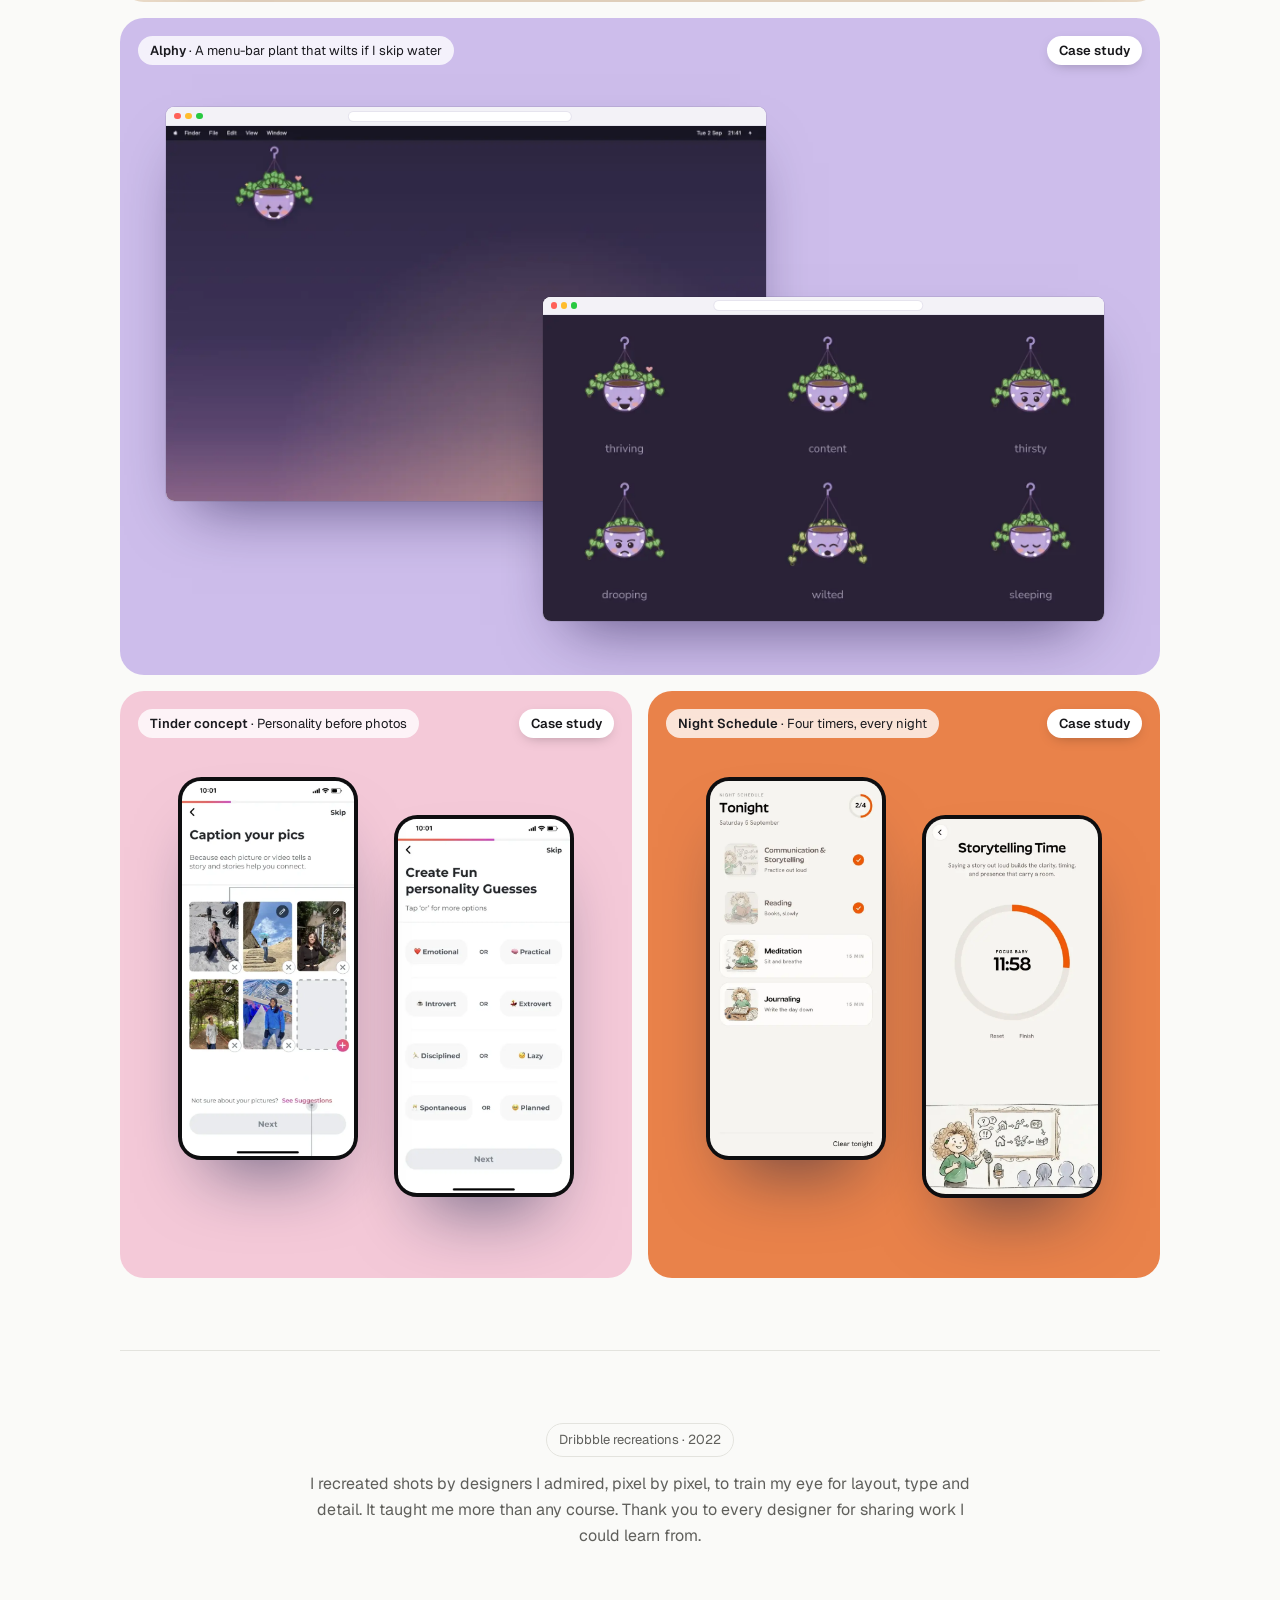
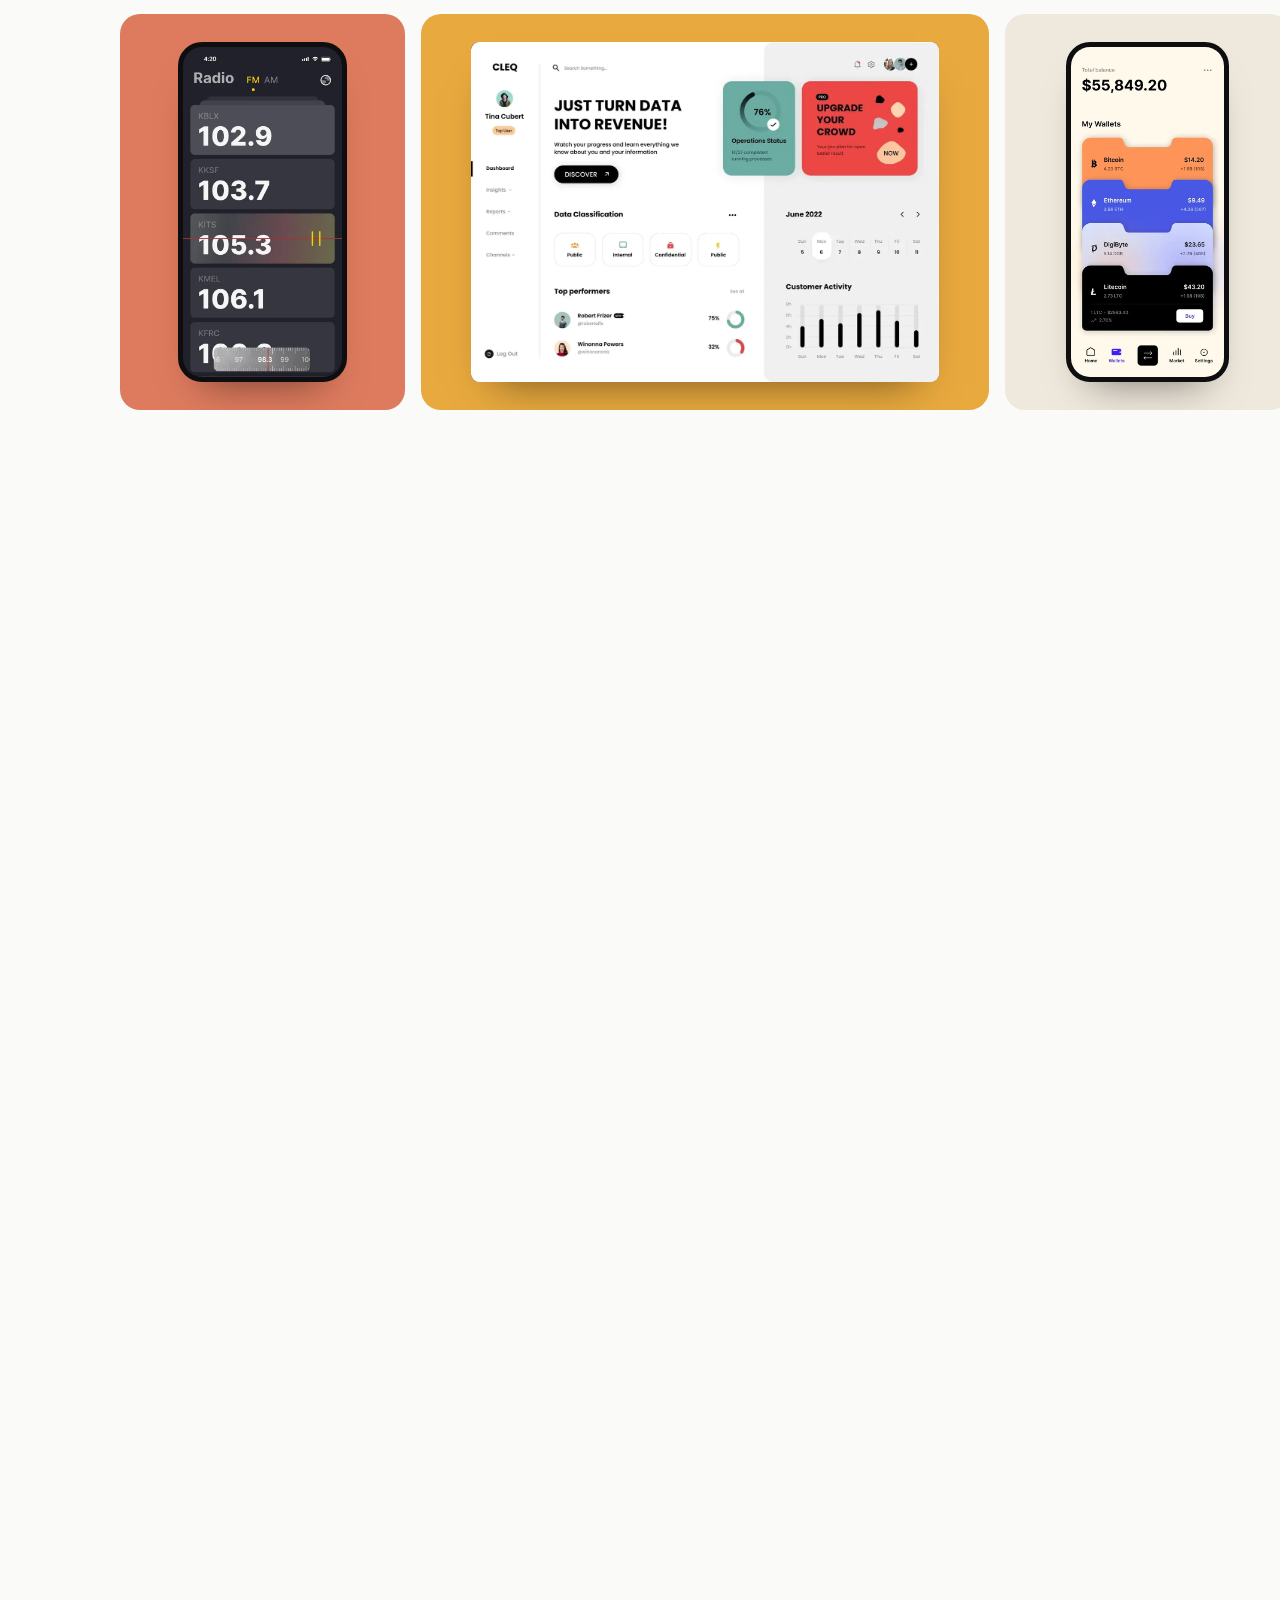
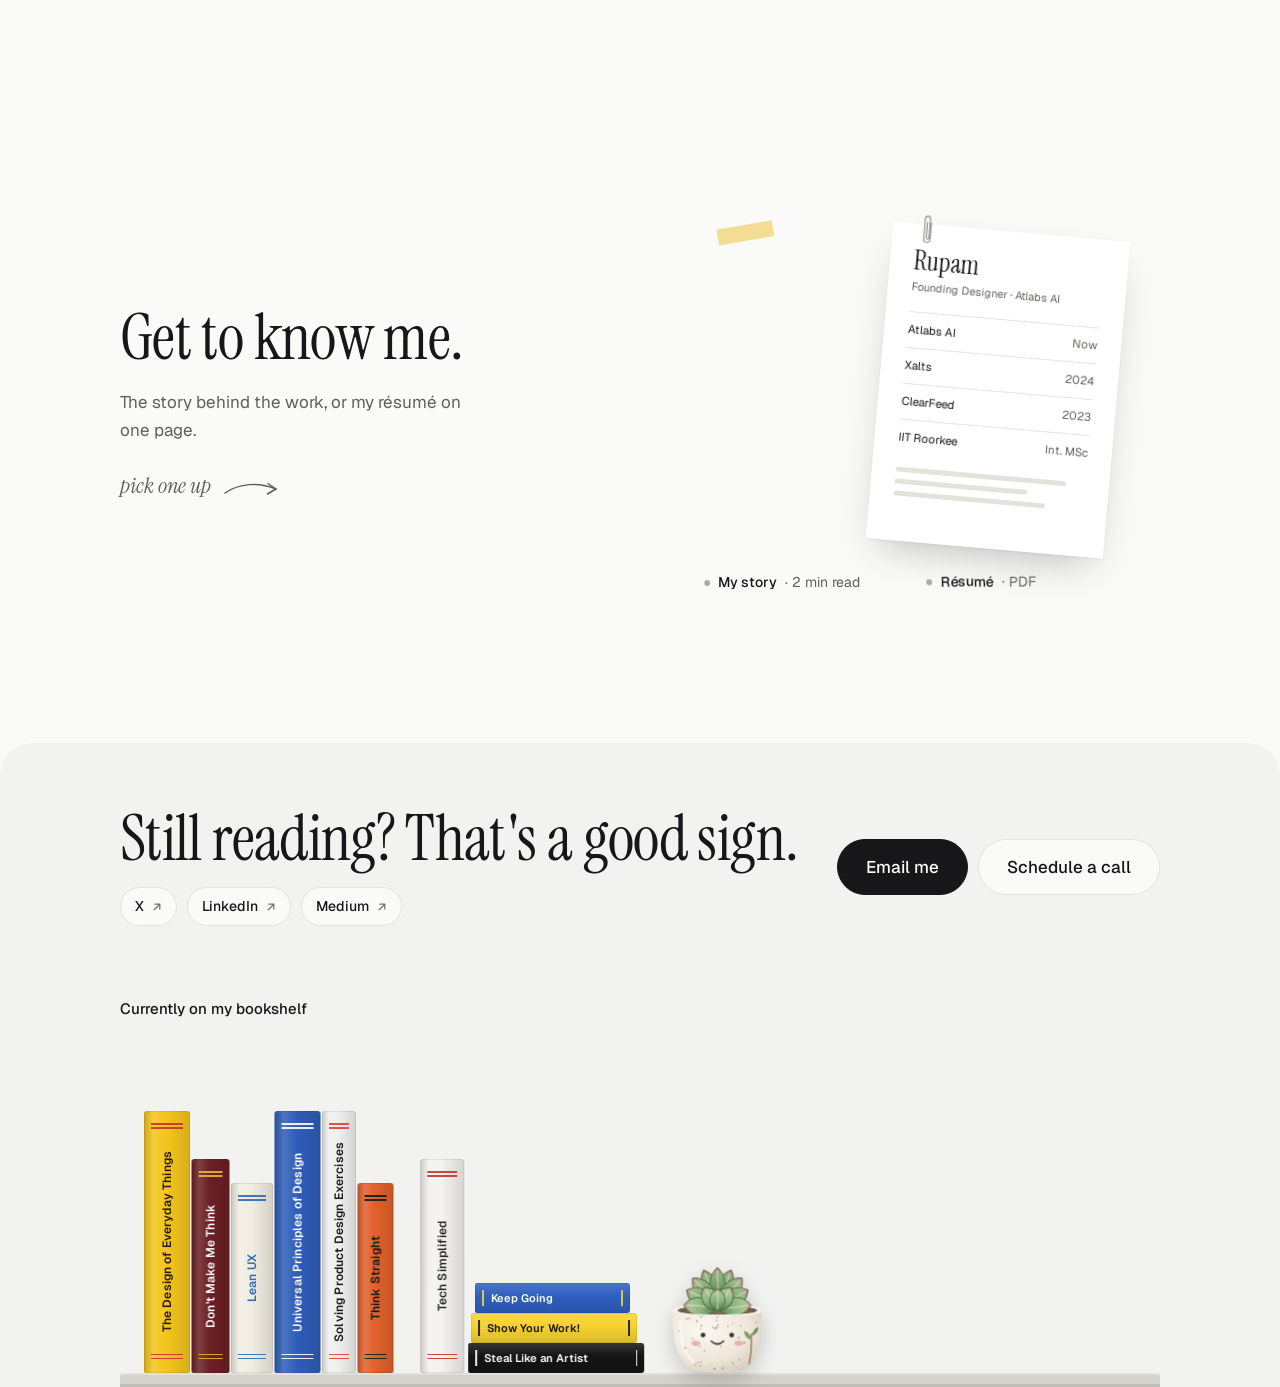
<file: about/index.html>
<!doctype html>
<html lang="en" data-theme="light">
<head>
<script>/* Diwali lights: set DIWALI_ON to true to switch them on (dark mode for everyone, lights on the home page). They switch off by themselves after the end date. */var DIWALI_ON=true;window.__diwali=DIWALI_ON&&Date.now()<Date.parse('2026-11-16T00:00:00+05:30');if(window.__diwali)document.documentElement.setAttribute('data-theme','dark');</script>
<meta charset="utf-8">
<meta name="viewport" content="width=device-width, initial-scale=1, viewport-fit=cover">
<link rel="apple-touch-icon" href="[data-uri]">
<link rel="preconnect" href="https://fonts.googleapis.com">
<link rel="preconnect" href="https://fonts.gstatic.com" crossorigin>
<link rel="stylesheet" href="https://fonts.googleapis.com/css2?family=Instrument+Serif:ital@0;1&family=Geist:wght@400;500;600&family=Caveat:wght@500;700&family=Geist+Mono:wght@400;500&display=swap">
<title>About Rupam Gumber — Product Designer, IIT Roorkee</title>
<meta name="description" content="Rupam Gumber (she/her) is the founding designer at Atlabs AI and an IIT Roorkee graduate. How she works, where she has worked, and her latest posts on X.">
<meta name="author" content="Rupam Gumber">
<meta name="robots" content="index,follow,max-image-preview:large">
<link rel="canonical" href="https://rupam.work/about/">
<meta property="og:type" content="article">
<meta property="og:site_name" content="Rupam Gumber"><meta property="profile:first_name" content="Rupam"><meta property="profile:last_name" content="Gumber"><meta property="profile:gender" content="female"><meta property="profile:username" content="rupam_gumber">
<meta property="og:title" content="About Rupam Gumber — Product Designer, IIT Roorkee">
<meta property="og:description" content="Rupam Gumber (she/her) is the founding designer at Atlabs AI and an IIT Roorkee graduate. How she works, where she has worked, and her latest posts on X.">
<meta property="og:url" content="https://rupam.work/about/">
<meta property="og:image" content="https://rupam.work/og/about.jpg">
<meta property="og:image:width" content="1200"><meta property="og:image:height" content="630">
<meta property="og:image:alt" content="About Rupam">
<meta name="twitter:card" content="summary_large_image">
<meta name="twitter:site" content="@rupam_gumber"><meta name="twitter:creator" content="@rupam_gumber">
<meta name="twitter:title" content="About Rupam Gumber — Product Designer, IIT Roorkee">
<meta name="twitter:description" content="Rupam Gumber (she/her) is the founding designer at Atlabs AI and an IIT Roorkee graduate. How she works, where she has worked, and her latest posts on X.">
<meta name="twitter:image" content="https://rupam.work/og/about.jpg">
<meta name="theme-color" content="#FAFAF8">
<link rel="icon" href="/favicon.ico" sizes="48x48">
<link rel="icon" href="/icon-32.png" type="image/png" sizes="32x32">
<link rel="apple-touch-icon" href="/apple-touch-icon.png">
<link rel="manifest" href="/site.webmanifest">
<link rel="stylesheet" href="/assets/app.css">
<script type="application/ld+json">[{"@context": "https://schema.org", "@type": "WebPage", "name": "About Rupam Gumber \u2014 Product Designer, IIT Roorkee", "url": "https://rupam.work/about/", "description": "Rupam Gumber (she/her) is the founding designer at Atlabs AI and an IIT Roorkee graduate. How she works, where she has worked, and her latest posts on X.", "author": {"@type": "Person", "name": "Rupam Gumber", "gender": "Female", "url": "https://rupam.work/"}, "primaryImageOfPage": {"@type": "ImageObject", "url": "https://rupam.work/og/about.jpg", "width": 1200, "height": 630}}, {"@context": "https://schema.org", "@type": "BreadcrumbList", "itemListElement": [{"@type": "ListItem", "position": 1, "name": "Home", "item": "https://rupam.work/"}, {"@type": "ListItem", "position": 2, "name": "About Rupam", "item": "https://rupam.work/about/"}]}]</script>
<script src="/assets/router.js"></script>
</head>
<body>


<div class="wrap">
  <header class="top">
    <a class="name" href="#/">Rupam Gumber</a>
    <nav aria-label="Main">
      <a href="#/about" data-r="about">About</a>
      <a href="#/resume" data-resume>Resume</a>
      <button class="theme-btn" type="button" id="theme-btn" aria-label="Switch to dark mode">
        <svg viewBox="0 0 24 24" aria-hidden="true">
          <mask id="bite-mask"><rect x="-6" y="-6" width="36" height="36" fill="#fff"/><circle class="bite" cx="25" cy="-1" r="6" fill="#000"/></mask>
          <circle class="core" cx="12" cy="12" r="5" fill="currentColor" mask="url(#bite-mask)"/>
          <g class="rays" stroke="currentColor" stroke-width="1.8" stroke-linecap="round"><path d="M12 1.5v2.2M12 20.3v2.2M1.5 12h2.2M20.3 12h2.2M4.6 4.6l1.5 1.5M17.9 17.9l1.5 1.5M4.6 19.4l1.5-1.5M17.9 6.1l1.5-1.5"/></g>
        </svg>
      </button>
    </nav>
  </header>
  <div id="app"><main>
<figure class="abpt" aria-label="Rupam working at an old computer in a field of flowers">
  <img class="abpt-l" src="/img/ab-field-lav.webp" alt="" decoding="async"><img class="abpt-d" src="/img/ab-field-pop.webp" alt="" decoding="async">
  
</figure>
<section class="ph ab-top"><h1 class="sr-only">About Rupam Gumber</h1>
  <div class="ab-open"><div class="ab-left">
    <div class="ab-motto drawn" aria-label="How I work">
  <blockquote><p class="q">Someone who can <span class="ring">figure it out<svg viewBox="0 0 220 70" preserveAspectRatio="none" aria-hidden="true"><path d="M14 38C8 16 70 6 128 8s86 12 84 30-58 26-116 25S10 52 18 30c6-14 40-22 70-22"></path></svg></span>.</p>
</blockquote>
  <p class="me">Hand me a problem with no playbook and I'll dig in, ask the questions that matter, and get it done. It's the part of the job I enjoy most.</p>
  </div></div>
  <figure class="ab-portrait" data-asc="1"><button class="zoom" type="button" data-zoom="abPortrait" aria-label="Enlarge Rupam in front of a doodle wall"><img loading="lazy" decoding="async" src="/m/ac0e9aef0b19.webp" width="579" height="700" alt=""><canvas class="ab-asc" aria-hidden="true"></canvas></button><figcaption>Hi, that's me</figcaption></figure></div>
</section>

<section class="sec"><h2 class="lab">Where I've worked</h2><div class="ab-list">
  <div><b style="font-weight:500">Atlabs</b><span>Founding designer, now. AI video creation.</span></div>
  <div><b style="font-weight:500">Xalts</b><span>May–Jul '24. Fireblocks custody integration for digital assets. Web3, fintech.</span></div>
  <div><b style="font-weight:500">E-Summit '24, IIT Roorkee</b><span>Head of Design for the college entrepreneurship fest.</span></div>
  <div><b style="font-weight:500">ClearFeed</b><span>Jan–Sep '23. Setup, test and activation of data sources for GPT-powered answers. SaaS, B2B.</span></div>
  <div><b style="font-weight:500">Curelink</b><span>Dec '22–Jan '23, freelance. Rewards that kept doctors enrolling patients.</span></div>
  <div><b style="font-weight:500">Explorin</b><span>May '21–Jul '22. Led platform design for onboarding, gamified dashboards and goal management. Edtech, B2C.</span></div>
</div></section>

<section aria-label="Photos from along the way"><div class="ab-strip">
  <figure class="snap" style="--r:-3deg;--y:6px"><button class="zoom" type="button" data-zoom="abExplorin" aria-label="Enlarge The Explorin team in the hills"><img loading="lazy" decoding="async" src="/m/9dbb219217a4.webp" width="790" height="552" alt=""><figcaption>Explorin, in the hills</figcaption></button></figure>
  <figure class="snap" style="--r:2deg;--y:-4px"><button class="zoom" type="button" data-zoom="abEsummit" aria-label="Enlarge On stage at E-Summit '24, IIT Roorkee"><img loading="lazy" decoding="async" src="/m/5d62b5e132ef.webp" width="1000" height="742" alt=""><figcaption>E-Summit '24 stage</figcaption></button></figure>
  <figure class="snap" style="--r:-1.5deg;--y:10px"><button class="zoom" type="button" data-zoom="abClearfeed" aria-label="Enlarge The ClearFeed team"><img loading="lazy" decoding="async" src="/m/bf537f00a76f.webp" width="1000" height="665" alt=""><figcaption>ClearFeed crew</figcaption></button></figure>
  <figure class="snap" style="--r:3deg;--y:0px"><button class="zoom" type="button" data-zoom="abXalts" aria-label="Enlarge The Xalts team"><img loading="lazy" decoding="async" src="/m/3ba68f3b3ddd.webp" width="1000" height="736" alt=""><figcaption>Xalts team</figcaption></button></figure>
</div></section>

<section class="jr" data-jr="" aria-label="Roorkee, then Gurgaon, next San Francisco" data-wired="1" style="margin-bottom: -179.375px; margin-top: -179.375px;">
  <div class="jr-stick">
    <div class="jr-route" aria-hidden="true">
      <svg viewBox="0 0 1000 60" preserveAspectRatio="none"><path class="jr-path" d="M40 44 Q270 2 500 30 T960 22"></path><path class="jr-done" d="M40 44 Q270 2 500 30 T960 22" style="stroke-dasharray: 2, 7;"></path></svg>
      <span class="jr-pin first" style="left:4%">Roorkee<i>then</i></span><span class="jr-pin" style="left:50%">Gurgaon<i>now</i></span><span class="jr-pin last" style="left:96%">San Francisco<i>next</i></span>
      <span class="jr-plane" data-jrplane="">✈︎</span>
    </div>
    <canvas class="jr-cv" data-jrcv="" role="img" aria-label="Photos that form out of scattered dots as you scroll: IIT Roorkee at dawn, Golf Course Road in Gurgaon at sunset, and the Golden Gate Bridge in San Francisco" width="1400" height="594"></canvas>
  </div>
</section>

<section class="sec"><h2 class="lab">Recognition</h2><div class="ab-rec">
  <figure class="ab-award"><button class="zoom" type="button" data-zoom="abDesignathon" aria-label="Enlarge Rupam with the Adobe Designathon '24 award"><img loading="lazy" decoding="async" src="/m/9e707b3615b3.webp" width="619" height="1100" alt=""></button><figcaption>Adobe Designathon '24</figcaption></figure>
  <ul class="ab-awards">
    <li><b>Adobe Designathon '24</b><span>First runner-up</span></li>
    <li><b>Best CSS</b><span>Site of the Day</span></li>
    <li><b>Inter-Bhawan Tech Meet, IIT Roorkee</b><span>Winner, Design track</span></li>
    <li><b>Consult School, IIT Madras</b><span>Top 5</span></li>
    <li><b>PM School Live Challenge</b><span>First runner-up</span></li>
    <li><b>Wall of Portfolios</b><span>Featured</span></li>
  </ul>
</div></section>
<section class="sec"><h2 class="lab">Off the screen</h2><p class="text" style="margin:0">Most mornings I'm in the gym. Whenever the calendar allows, I'm in the mountains. Both teach the same thing design does: small, honest progress beats one heroic day.</p></section>
<section class="onx bigsec" id="s-x">
  <div class="xh" data-xh="" style="height: 2698px;"><div class="xh-stick" data-xhstick="" style="top: 157px;">
   <div class="xhd"><h2>Latest posts on X</h2><a href="https://x.com/rupam_gumber" target="_blank" rel="noopener">Follow @rupam_gumber</a></div>
   <div class="xh-view" data-xhview="" style="margin-left: -130px; padding-right: 130px; padding-left: 130px; --xp: 130px;"><div class="xh-track" data-xhtrack="" style="transform: translate3d(0px, 0px, 0px);"><a class="xpost" href="https://x.com/rupam_gumber/status/2100954755304652985" target="_blank" rel="noopener">
  <div class="xhead"><span class="xav" aria-hidden="true">R</span><span><span class="xname">Rupam</span><span class="xhandle">@rupam_gumber</span></span><svg class="xlogo" viewBox="0 0 24 24" aria-hidden="true"><path fill="#0F1419" d="M18.244 2.25h3.308l-7.227 8.26 8.502 11.24H16.17l-5.214-6.817L4.99 21.75H1.68l7.73-8.835L1.254 2.25H8.08l4.713 6.231zm-1.161 17.52h1.833L7.084 4.126H5.117z"></path></svg></div>
  <div class="xtext">I’ve stopped prototyping complex interactions in Figma. Here’s what I do instead.<br><br>For our new AI chat panel, I built the whole experience as an HTML artifact instead. Figma would have taken a couple of days. This took a few hours.</div>
  <div class="xmedia"><div class="xmwrap vid"><img loading="lazy" decoding="async" src="/img/xp1.webp" alt="Video: the AI chat panel prototype built as an HTML artifact"><span class="xplay" aria-hidden="true"><svg viewBox="0 0 24 24"><path d="M8 5v14l11-7z" fill="#fff"></path></svg></span></div></div>
  <div class="xfoot"><span>View on X</span><time>18 Sept 2026</time></div>
</a><a class="xpost" href="https://x.com/rupam_gumber/status/2090809973295264018" target="_blank" rel="noopener">
  <div class="xhead"><span class="xav" aria-hidden="true">R</span><span><span class="xname">Rupam</span><span class="xhandle">@rupam_gumber</span></span><svg class="xlogo" viewBox="0 0 24 24" aria-hidden="true"><path fill="#0F1419" d="M18.244 2.25h3.308l-7.227 8.26 8.502 11.24H16.17l-5.214-6.817L4.99 21.75H1.68l7.73-8.835L1.254 2.25H8.08l4.713 6.231zm-1.161 17.52h1.833L7.084 4.126H5.117z"></path></svg></div>
  <div class="xtext">Testing two versions of our Biweekly Newsletter. Which one do you think will perform better- A or B?</div>
  <div class="xmedia"><div class="xmwrap vid"><img loading="lazy" decoding="async" src="/img/xp2.webp" alt="Video: two versions of the Atlabs newsletter, A and B"><span class="xplay" aria-hidden="true"><svg viewBox="0 0 24 24"><path d="M8 5v14l11-7z" fill="#fff"></path></svg></span></div></div>
  <div class="xfoot"><span>View on X</span><time>21 Aug 2026</time></div>
</a><a class="xpost" href="https://x.com/rupam_gumber/status/2088251735584514325" target="_blank" rel="noopener">
  <div class="xhead"><span class="xav" aria-hidden="true">R</span><span><span class="xname">Rupam</span><span class="xhandle">@rupam_gumber</span></span><svg class="xlogo" viewBox="0 0 24 24" aria-hidden="true"><path fill="#0F1419" d="M18.244 2.25h3.308l-7.227 8.26 8.502 11.24H16.17l-5.214-6.817L4.99 21.75H1.68l7.73-8.835L1.254 2.25H8.08l4.713 6.231zm-1.161 17.52h1.833L7.084 4.126H5.117z"></path></svg></div>
  <div class="xtext">Joined the trend purely for vibes 👩‍💻</div>
  <div class="xmedia"><div class="xmwrap vid"><img loading="lazy" decoding="async" src="/img/xp3.webp" alt="Video post"><span class="xplay" aria-hidden="true"><svg viewBox="0 0 24 24"><path d="M8 5v14l11-7z" fill="#fff"></path></svg></span></div></div>
  <div class="xfoot"><span>View on X</span><time>14 Aug 2026</time></div>
</a><a class="xpost" href="https://x.com/rupam_gumber/status/2087605939100926133" target="_blank" rel="noopener">
  <div class="xhead"><span class="xav" aria-hidden="true">R</span><span><span class="xname">Rupam</span><span class="xhandle">@rupam_gumber</span></span><svg class="xlogo" viewBox="0 0 24 24" aria-hidden="true"><path fill="#0F1419" d="M18.244 2.25h3.308l-7.227 8.26 8.502 11.24H16.17l-5.214-6.817L4.99 21.75H1.68l7.73-8.835L1.254 2.25H8.08l4.713 6.231zm-1.161 17.52h1.833L7.084 4.126H5.117z"></path></svg></div>
  <div class="xtext">Finishing a video used to mean leaving the tool. Download → open YouTube → upload → write a title → hunt for a thumbnail.<br><br>We put publishing inside the export panel. And since we already have the full context, the title &amp; description write themselves, one click thumbnail gen.</div>
  <div class="xmedia"><div class="xmwrap vid"><img loading="lazy" decoding="async" src="/img/xp4.webp" alt="Video: publishing to YouTube from the Atlabs export panel"><span class="xplay" aria-hidden="true"><svg viewBox="0 0 24 24"><path d="M8 5v14l11-7z" fill="#fff"></path></svg></span></div></div>
  <div class="xfoot"><span>View on X</span><time>12 Aug 2026</time></div>
</a><a class="xpost" href="https://x.com/rupam_gumber/status/1953758630161133768" target="_blank" rel="noopener">
  <div class="xhead"><span class="xav" aria-hidden="true">R</span><span><span class="xname">Rupam</span><span class="xhandle">@rupam_gumber</span></span><svg class="xlogo" viewBox="0 0 24 24" aria-hidden="true"><path fill="#0F1419" d="M18.244 2.25h3.308l-7.227 8.26 8.502 11.24H16.17l-5.214-6.817L4.99 21.75H1.68l7.73-8.835L1.254 2.25H8.08l4.713 6.231zm-1.161 17.52h1.833L7.084 4.126H5.117z"></path></svg></div>
  <div class="xtext">Went to the IITR Gurgaon meetup last Saturday. Caught up with old friends, met some amazing folks, and left with a lot to reflect on.<br><br>Big thanks to the organisers — and to @vaibhavrawat for the real talk on designing in early-stage and working as Founding Designer. 🙌</div>
  <div class="xmedia"><div class="xmwrap"><img loading="lazy" decoding="async" src="/img/xp5.webp" alt="Photo from the IIT Roorkee alumni meetup in Gurgaon"></div></div>
  <div class="xfoot"><span>View on X</span><time>8 Aug 2025</time></div>
</a><a class="xpost" href="https://x.com/rupam_gumber/status/1953364797828841955" target="_blank" rel="noopener">
  <div class="xhead"><span class="xav" aria-hidden="true">R</span><span><span class="xname">Rupam</span><span class="xhandle">@rupam_gumber</span></span><svg class="xlogo" viewBox="0 0 24 24" aria-hidden="true"><path fill="#0F1419" d="M18.244 2.25h3.308l-7.227 8.26 8.502 11.24H16.17l-5.214-6.817L4.99 21.75H1.68l7.73-8.835L1.254 2.25H8.08l4.713 6.231zm-1.161 17.52h1.833L7.084 4.126H5.117z"></path></svg></div>
  <div class="xtext">Office vibe for Today! Love when it starts getting colorful. @AtlabsAI</div>
  <div class="xmedia"><div class="xmwrap"><img loading="lazy" decoding="async" src="/img/xp6.webp" alt="Photo of the Atlabs office"></div></div>
  <div class="xfoot"><span>View on X</span><time>7 Aug 2025</time></div>
</a><a class="xpost" href="https://x.com/rupam_gumber/status/1849424455422107826" target="_blank" rel="noopener">
  <div class="xhead"><span class="xav" aria-hidden="true">R</span><span><span class="xname">Rupam</span><span class="xhandle">@rupam_gumber</span></span><svg class="xlogo" viewBox="0 0 24 24" aria-hidden="true"><path fill="#0F1419" d="M18.244 2.25h3.308l-7.227 8.26 8.502 11.24H16.17l-5.214-6.817L4.99 21.75H1.68l7.73-8.835L1.254 2.25H8.08l4.713 6.231zm-1.161 17.52h1.833L7.084 4.126H5.117z"></path></svg></div>
  <div class="xtext">My portfolio just got featured into wall of portfolios. What better feeling could it be, to be able of showcase your work among elite group of designers!! 🥳</div>
  <div class="xmedia"><div class="xlink"><span>wallofportfolios.in</span><b>Rupam Gumber - Wall of portfolios</b><em>Hey! check out Rupam Gumber Portfolio featured on wall of portfolios.</em></div></div>
  <div class="xfoot"><span>View on X</span><time>24 Oct 2024</time></div>
</a><a class="xpost" href="https://x.com/rupam_gumber/status/1849059656704143732" target="_blank" rel="noopener">
  <div class="xhead"><span class="xav" aria-hidden="true">R</span><span><span class="xname">Rupam</span><span class="xhandle">@rupam_gumber</span></span><svg class="xlogo" viewBox="0 0 24 24" aria-hidden="true"><path fill="#0F1419" d="M18.244 2.25h3.308l-7.227 8.26 8.502 11.24H16.17l-5.214-6.817L4.99 21.75H1.68l7.73-8.835L1.254 2.25H8.08l4.713 6.231zm-1.161 17.52h1.833L7.084 4.126H5.117z"></path></svg></div>
  <div class="xtext">Right? It’s wild how much creativity comes out of Roorkee, even without a formal design degree. We just kinda figure things out as we go, but it’s the best way to learn! Proud to be part of this crazy talented community 😄</div>
  <div class="xmedia"><div class="xquote"><p><b>Charmie Kapoor</b> <span>@charmiekapoor · 18 Sept 2023</span></p><p>IIT Roorkee is absolutely killing it with the talent pool it brings to our design ecosystem every year.</p></div></div>
  <div class="xfoot"><span>View on X</span><time>23 Oct 2024</time></div>
</a></div></div>
   <div class="xh-prog" aria-hidden="true"><i data-xhbar="" style="transform: scaleX(0);"></i></div>
  </div></div>
</section></main></div>
  <dialog class="lb" id="lb"><img alt=""><form method="dialog"><button>Close</button></form></dialog>
  <dialog class="rvd" id="rvd" aria-labelledby="rvd-t">
    <div class="rvd-bar"><p id="rvd-t">Resume</p><div class="rvd-acts"><button type="button" class="sf-btn primary" id="rvd-dl"><svg viewBox="0 0 20 20" aria-hidden="true"><path d="M10 3v10M5.5 8.5 10 13l4.5-4.5M4 16.5h12"/></svg><span>Download PDF</span></button><button type="button" class="rvd-x" id="rvd-x" aria-label="Close resume"><svg viewBox="0 0 20 20" aria-hidden="true"><path d="M5 5l10 10M15 5 5 15"/></svg></button></div></div>
    <div class="rvd-body"><img id="rvd-img" alt="Rupam Gumber's resume, Oct 2026: Founding Designer at Atlabs AI; earlier at Xalts and ClearFeed; IIT Roorkee; Adobe Designathon 2024 first runner-up and Best CSS Site of the Day." width="1600" height="2262"></div>
    <p class="rvd-note" id="rvd-note" aria-live="polite"></p>
  </dialog>
  <div class="rprog" id="rprog" aria-hidden="true"></div>
  <button type="button" class="rchip" id="rchip" hidden aria-label="Reading progress. Jump to the end"><span class="ring" aria-hidden="true"></span><span class="t"><b></b><span class="sec-name"></span></span><span class="left"></span></button>
<!-- rupam.work chat widget (v2) — from claude/chat-widget.html, replaces the old "Contact me" button + menu -->
<style>
  #rw-chat, #rw-chat * { box-sizing: border-box; }
  #rw-chat {
    --ink: #191917; --muted: #6B6862; --soft: #4A4743; --line: #E6E3DD; --line-2: #DAD6CF;
    --bubble: #F1EFEA; --panel: #FFFFFF; --online: #2F9E55; --badge: #D93F3F; --error: #B42318;
    position: fixed; right: 24px; bottom: 24px; z-index: 2147483000;
    font-family: var(--sans, 'Geist'), system-ui, -apple-system, sans-serif; font-size: 14px; line-height: 1.45; color: var(--ink);
  }
  #rw-chat button, #rw-chat input, #rw-chat textarea { font: inherit; color: inherit; }
  @keyframes rwPop { from { opacity: 0; transform: translateY(8px) scale(.96); } to { opacity: 1; transform: none; } }
  @keyframes rwDot { 0%,80%,100% { opacity: .25; transform: translateY(0); } 40% { opacity: 1; transform: translateY(-2px); } }
  .rw-pop { animation: rwPop .32s cubic-bezier(.2,.8,.2,1) both; transform-origin: bottom right; }
  @media (prefers-reduced-motion: reduce) { .rw-pop, .rw-dot { animation: none !important; } }
  .rw-hidden { display: none !important; }

  .rw-avatar { position: relative; flex: none; border-radius: 50%; display: flex; align-items: center; justify-content: center; font-weight: 600; background: var(--ink); color: #fff; }
  .rw-avatar::after { content: ""; position: absolute; right: -1px; bottom: -1px; width: 10px; height: 10px; border-radius: 50%; background: var(--online); border: 2px solid #fff; }

  /* launcher */
  .rw-launch { position: relative; display: flex; align-items: center; gap: 10px; height: 52px; padding: 0 20px 0 8px; margin-left: auto;
    background: var(--ink); color: #fff; border: 0; border-radius: 26px; cursor: pointer; font-size: 15px; font-weight: 500;
    box-shadow: 0 12px 30px -10px rgba(25,25,23,.55); }
  .rw-launch:hover, .rw-close-fab:hover, .rw-primary:hover { background: #2E2E2B; }
  .rw-launch .rw-avatar { width: 36px; height: 36px; font-size: 14px; background: #fff; color: var(--ink); }
  .rw-launch .rw-avatar::after { border-color: var(--ink); }
  .rw-badge { position: absolute; top: -5px; right: -3px; min-width: 20px; height: 20px; padding: 0 5px; border-radius: 10px; background: var(--badge);
    color: #fff; font-size: 11px; font-weight: 600; display: flex; align-items: center; justify-content: center; border: 2px solid var(--paper, #F5F3EF); }
  .rw-close-fab { width: 52px; height: 52px; margin-left: auto; border-radius: 26px; border: 0; background: var(--ink); color: #fff; display: flex;
    align-items: center; justify-content: center; cursor: pointer; box-shadow: 0 12px 30px -10px rgba(25,25,23,.55); }

  /* greeting peek */
  .rw-peek { position: absolute; right: 0; bottom: 68px; width: 280px; }
  .rw-peek-card { display: flex; gap: 12px; align-items: flex-start; width: 100%; text-align: left; padding: 14px 16px; background: #fff;
    border: 1px solid var(--line); border-radius: 18px 18px 4px 18px; cursor: pointer;
    box-shadow: 0 1px 2px rgba(25,25,23,.06), 0 16px 36px -10px rgba(25,25,23,.22); }
  .rw-peek-card .rw-avatar { width: 34px; height: 34px; font-size: 14px; }
  .rw-peek-meta { font-size: 12px; color: var(--muted); display: block; }
  .rw-peek-text { font-size: 16px; font-weight: 500; display: block; }
  .rw-peek-x { position: absolute; top: -12px; left: -12px; width: 28px; height: 28px; border-radius: 50%; background: #fff; border: 1px solid var(--line);
    display: flex; align-items: center; justify-content: center; cursor: pointer; padding: 0; color: var(--muted); box-shadow: 0 2px 6px rgba(25,25,23,.08); }

  /* panel */
  .rw-panel { position: absolute; right: 0; bottom: 68px; width: 372px; height: 560px; max-height: calc(100vh - 120px); display: flex; flex-direction: column;
    background: var(--panel); border: 1px solid var(--line); border-radius: 22px; overflow: hidden;
    box-shadow: 0 1px 2px rgba(25,25,23,.06), 0 24px 60px -16px rgba(25,25,23,.28); }
  .rw-head { display: flex; align-items: center; gap: 12px; padding: 16px 12px 16px 18px; border-bottom: 1px solid #EFECE6; }
  .rw-head .rw-avatar { width: 40px; height: 40px; font-size: 16px; }
  .rw-head-text { display: flex; flex-direction: column; flex: 1; min-width: 0; }
  .rw-name { font-size: 15px; font-weight: 600; }
  .rw-sub { font-size: 12px; color: var(--muted); }
  .rw-icon-btn { flex: none; width: 36px; height: 36px; border-radius: 10px; border: 0; background: transparent; color: var(--muted);
    display: flex; align-items: center; justify-content: center; cursor: pointer; padding: 0; }
  .rw-icon-btn:hover, .rw-ghost:hover, .rw-chip:hover { background: var(--bubble); }

  .rw-thread { flex: 1; overflow-y: auto; padding: 16px 16px 12px; display: flex; flex-direction: column; gap: 8px; }
  .rw-day { align-self: center; font-size: 12px; color: var(--muted); padding-bottom: 4px; }
  .rw-msg { max-width: 82%; padding: 10px 14px; white-space: pre-wrap; word-wrap: break-word; }
  .rw-them { align-self: flex-start; background: var(--bubble); border-radius: 18px 18px 18px 4px; }
  .rw-me { align-self: flex-end; background: var(--ink); color: #fff; border-radius: 18px 18px 4px 18px; }
  .rw-typing { align-self: flex-start; display: flex; gap: 4px; padding: 14px 16px; background: var(--bubble); border-radius: 18px 18px 18px 4px; }
  .rw-dot { width: 6px; height: 6px; border-radius: 3px; background: var(--muted); animation: rwDot 1s infinite; }
  .rw-dot:nth-child(2) { animation-delay: .15s; } .rw-dot:nth-child(3) { animation-delay: .3s; }

  .rw-chips { display: flex; flex-wrap: wrap; justify-content: flex-end; gap: 6px; padding-top: 6px; }
  .rw-chip { height: 34px; padding: 0 14px; border: 1px solid var(--line-2); border-radius: 17px; background: #fff; font-size: 13px; cursor: pointer; }

  .rw-email { display: flex; flex-direction: column; gap: 8px; margin-top: 4px; padding: 12px; border: 1px solid var(--line); border-radius: 14px; background: #FBFAF8; }
  .rw-email label { font-size: 12px; color: var(--muted); }
  .rw-email-row { display: flex; gap: 8px; }
  .rw-email input { flex: 1; min-width: 0; height: 40px; padding: 0 12px; border: 1px solid var(--line-2); border-radius: 10px; font-size: 14px; background: #fff; }
  .rw-primary { flex: none; height: 40px; padding: 0 16px; background: var(--ink); color: #fff; border: 0; border-radius: 10px; font-size: 14px; font-weight: 500; cursor: pointer; }
  .rw-error { font-size: 12px; color: var(--error); }

  .rw-foot { border-top: 1px solid #EFECE6; }
  .rw-composer { position: relative; display: flex; align-items: flex-end; gap: 8px; margin: 12px 12px 6px; padding: 6px 6px 6px 14px;
    border: 1px solid var(--line-2); border-radius: 14px; background: #fff; }
  .rw-composer textarea { flex: 1; resize: none; border: 0; outline: none; font-size: 14px; line-height: 1.45; background: transparent; padding: 7px 0; min-height: 44px; max-height: 120px; }
  .rw-send { flex: none; width: 38px; height: 38px; border-radius: 11px; border: 0; background: #C9C5BE; color: #fff; display: flex; align-items: center; justify-content: center; cursor: pointer; padding: 0; }
  .rw-send.is-ready { background: var(--ink); }
  .rw-actions { display: flex; align-items: center; gap: 2px; padding: 4px 8px 10px; }
  .rw-ghost { display: flex; align-items: center; gap: 6px; height: 36px; padding: 0 10px; border: 0; border-radius: 9px; background: transparent;
    color: var(--soft); font-size: 13px; cursor: pointer; text-decoration: none; }
  .rw-sr { position: absolute; width: 1px; height: 1px; overflow: hidden; clip: rect(0 0 0 0); white-space: nowrap; }

  @media (max-width: 480px) {
    #rw-chat { right: 16px; bottom: 16px; left: 16px; }
    .rw-panel { width: 100%; height: calc(100vh - 100px); }
    .rw-peek { width: min(280px, 100%); }
  }

  /* portfolio fit: keep the launcher visible on the dark theme, and let clicks pass through the empty part of the full-width mobile container */
  #rw-chat .rw-launch, #rw-chat .rw-close-fab, #rw-chat .rw-send, #rw-chat .rw-primary, #rw-chat .rw-me { color: #fff; }
  :root[data-theme="dark"] #rw-chat .rw-launch, :root[data-theme="dark"] #rw-chat .rw-close-fab { background: #FAFAF8; color: #191917; }
  :root[data-theme="dark"] #rw-chat .rw-launch:hover, :root[data-theme="dark"] #rw-chat .rw-close-fab:hover { background: #ECECE8; }
  :root[data-theme="dark"] .rw-launch .rw-avatar { background: #191917; color: #fff; }
  :root[data-theme="dark"] .rw-launch .rw-avatar::after { border-color: #FAFAF8; }
  #rw-chat { pointer-events: none; }
  #rw-chat > * { pointer-events: auto; }
</style>

<div id="rw-chat">
  <div class="rw-peek rw-pop rw-hidden" data-rw="peek">
    <button type="button" class="rw-peek-card" data-rw="open">
      <span class="rw-avatar" aria-hidden="true"><img src="[data-uri]" alt=""></span>
      <span>
        <span class="rw-peek-meta">Rupam · usually replies within a day</span>
        <span class="rw-peek-text">Hi, how can I help you?</span>
      </span>
    </button>
    <button type="button" class="rw-peek-x" data-rw="dismiss" aria-label="Dismiss greeting">
      <svg width="10" height="10" viewBox="0 0 10 10" fill="none" stroke="currentColor" stroke-width="1.6" stroke-linecap="round" aria-hidden="true"><path d="M1.5 1.5l7 7M8.5 1.5l-7 7"/></svg>
    </button>
  </div>

  <section class="rw-panel rw-pop rw-hidden" data-rw="panel" aria-label="Send Rupam a message">
    <header class="rw-head">
      <span class="rw-avatar" aria-hidden="true"><img src="[data-uri]" alt=""></span>
      <div class="rw-head-text">
        <span class="rw-name">Rupam Gumber</span>
        <span class="rw-sub">Founding designer at Atlabs · replies within a day</span>
      </div>
      <button type="button" class="rw-icon-btn" data-rw="close" aria-label="Close messages">
        <svg width="14" height="14" viewBox="0 0 14 14" fill="none" stroke="currentColor" stroke-width="1.6" stroke-linecap="round" aria-hidden="true"><path d="M2 2l10 10M12 2L2 12"/></svg>
      </button>
    </header>
    <div class="rw-thread" data-rw="thread" aria-live="polite"></div>
    <div class="rw-foot">
      <form class="rw-composer" data-rw="composer">
        <label for="rw-msg" class="rw-sr">Message</label>
        <textarea id="rw-msg" rows="2" placeholder="Write a message…" data-rw="input"></textarea>
        <button type="submit" class="rw-send" data-rw="send" aria-label="Send message" disabled>
          <svg width="16" height="16" viewBox="0 0 16 16" fill="none" stroke="currentColor" stroke-width="1.8" stroke-linecap="round" stroke-linejoin="round" aria-hidden="true"><path d="M8 13V3M3.5 7.5L8 3l4.5 4.5"/></svg>
        </button>
      </form>
      <div class="rw-actions">
        <button type="button" class="rw-ghost" data-rw="copy">
          <svg width="14" height="14" viewBox="0 0 14 14" fill="none" stroke="currentColor" stroke-width="1.4" stroke-linejoin="round" aria-hidden="true"><rect x="4.5" y="4.5" width="8" height="8" rx="1.8"/><path d="M9.5 4.5V3.3c0-1-.8-1.8-1.8-1.8H3.3c-1 0-1.8.8-1.8 1.8v4.4c0 1 .8 1.8 1.8 1.8h1.2"/></svg>
          <span data-rw="copy-label">Copy email</span>
        </button>
        <a class="rw-ghost" data-rw="calendly" href="#" target="_blank" rel="noopener">
          <svg width="14" height="14" viewBox="0 0 14 14" fill="none" stroke="currentColor" stroke-width="1.4" stroke-linecap="round" aria-hidden="true"><rect x="1.5" y="2.5" width="11" height="10" rx="2"/><path d="M1.5 6h11M4.5 1v3M9.5 1v3"/></svg>
          <span>Book a 30-min call</span>
        </a>
      </div>
    </div>
  </section>

  <button type="button" class="rw-launch" data-rw="launch">
    <span class="rw-avatar" aria-hidden="true"><img src="[data-uri]" alt=""></span>
    <span>Send a message</span>
    <span class="rw-badge" data-rw="badge" aria-label="1 new message">1</span>
  </button>
  <button type="button" class="rw-close-fab rw-hidden" data-rw="fab-close" aria-label="Close messages">
    <svg width="18" height="18" viewBox="0 0 18 18" fill="none" stroke="currentColor" stroke-width="1.8" stroke-linecap="round" stroke-linejoin="round" aria-hidden="true"><path d="M4.5 7l4.5 4.5L13.5 7"/></svg>
  </button>
</div>

<footer class="site-foot" aria-label="Footer">
    <a class="sf-fill fe" href="mailto:rupamuxdesign@gmail.com" tabindex="-1" aria-hidden="true"><b>Email me <svg viewBox="0 0 24 24"><path d="M7 17 17 7M8 7h9v9"/></svg></b><small>rupamuxdesign@gmail.com</small></a>
    <a class="sf-fill fs" href="https://calendly.com/rupam_g-ma/30min" tabindex="-1" aria-hidden="true"><b>Schedule a call <svg viewBox="0 0 24 24"><path d="M7 17 17 7M8 7h9v9"/></svg></b><small>30 minutes, on Calendly</small></a>
    <div class="sf-cta">
      <div class="sf-lead"><p class="sf-big">Still reading? That's a good sign.</p>
        <nav class="sf-social" aria-label="Social"><a href="https://x.com/rupam_gumber" target="_blank" rel="noopener">X<svg viewBox="0 0 20 20" aria-hidden="true"><path d="M6 14 14 6M7 6h7v7"/></svg></a><a href="https://www.linkedin.com/in/rupam-gumber-120252204/" target="_blank" rel="noopener">LinkedIn<svg viewBox="0 0 20 20" aria-hidden="true"><path d="M6 14 14 6M7 6h7v7"/></svg></a><a href="https://medium.com/@rupamgumber38" target="_blank" rel="noopener">Medium<svg viewBox="0 0 20 20" aria-hidden="true"><path d="M6 14 14 6M7 6h7v7"/></svg></a></nav></div>
      <div class="sf-btns">
        <a class="sf-btn primary" href="mailto:rupamuxdesign@gmail.com">Email me</a>
        <a class="sf-btn alt" href="https://calendly.com/rupam_g-ma/30min">Schedule a call</a>
      </div>
    </div>
    <section class="bookshelf bsp-wrap" aria-labelledby="bs-title">
      <div class="bsp-head"><p class="bs-title" id="bs-title">Currently on my bookshelf</p><button type="button" class="bsp-tidy" id="bsp-tidy" hidden>Tidy up</button></div>
      <div class="bsp" id="bsp" role="group" aria-label="Bookshelf. Drag and throw the books."></div>
    </section>
  </footer>
</div>

<!-- ===== Diwali lights (home page only, dark mode) ===== -->
<style>
#dl-cv{position:fixed;inset:0;width:100vw;height:100vh;pointer-events:none;z-index:40;opacity:0;transition:opacity .6s ease}
html.dl-on #dl-cv{opacity:1}
</style>
<canvas id="dl-cv" aria-hidden="true"></canvas>

<!-- ===== "product designer" written in lights ===== -->
<style>
.dl-word{position:relative}
html.dl-on .dl-word{color:#ffe2a8!important;-webkit-text-fill-color:#ffe2a8;
  text-shadow:0 0 calc(.05em + .1em*var(--dlg,1)) rgba(255,200,110,calc(.55*var(--dlg,1))),0 0 calc(.2em*var(--dlg,1)) rgba(255,170,70,calc(.45*var(--dlg,1))),0 0 .6em rgba(255,150,50,calc(.25*var(--dlg,1)))}
html.dl-on .intro h1.lead .hw:has(.dl-word){--mk:rgba(255,196,80,.24)!important}
html.dl-on .intro h1.lead .hw:hover .i-pen svg{stroke:#FFC24D}
#dl-word-cv{position:absolute;left:0;top:0;pointer-events:none;z-index:1}
html.dl-on .intro h1.lead .i-pen{cursor:pointer}
html.dl-on .intro h1.lead.dl-drawing .i-pen svg{animation:dlScribble .3s ease-in-out infinite alternate;stroke:#FFC24D}
@keyframes dlScribble{from{transform:rotate(-14deg) translateX(-1px)}to{transform:rotate(6deg) translateX(1px)}}
</style>

<script src="/assets/js0.js"></script>
<script src="/assets/js1.js"></script>
<script src="/assets/js2.js"></script>
<script src="/assets/js3.js"></script>
<script src="/assets/js4.js"></script>
<script src="/assets/js5.js"></script>
<script src="/assets/js6.js"></script>
<script src="/assets/js7.js"></script>
<script src="/assets/js8.js"></script>
<script src="/assets/js9.js"></script>
<script src="/assets/js10.js"></script>
<script src="/assets/js11.js"></script>
<script src="/assets/js12.js"></script>
<script src="/assets/js13.js"></script>
</body>
</html>
</file>
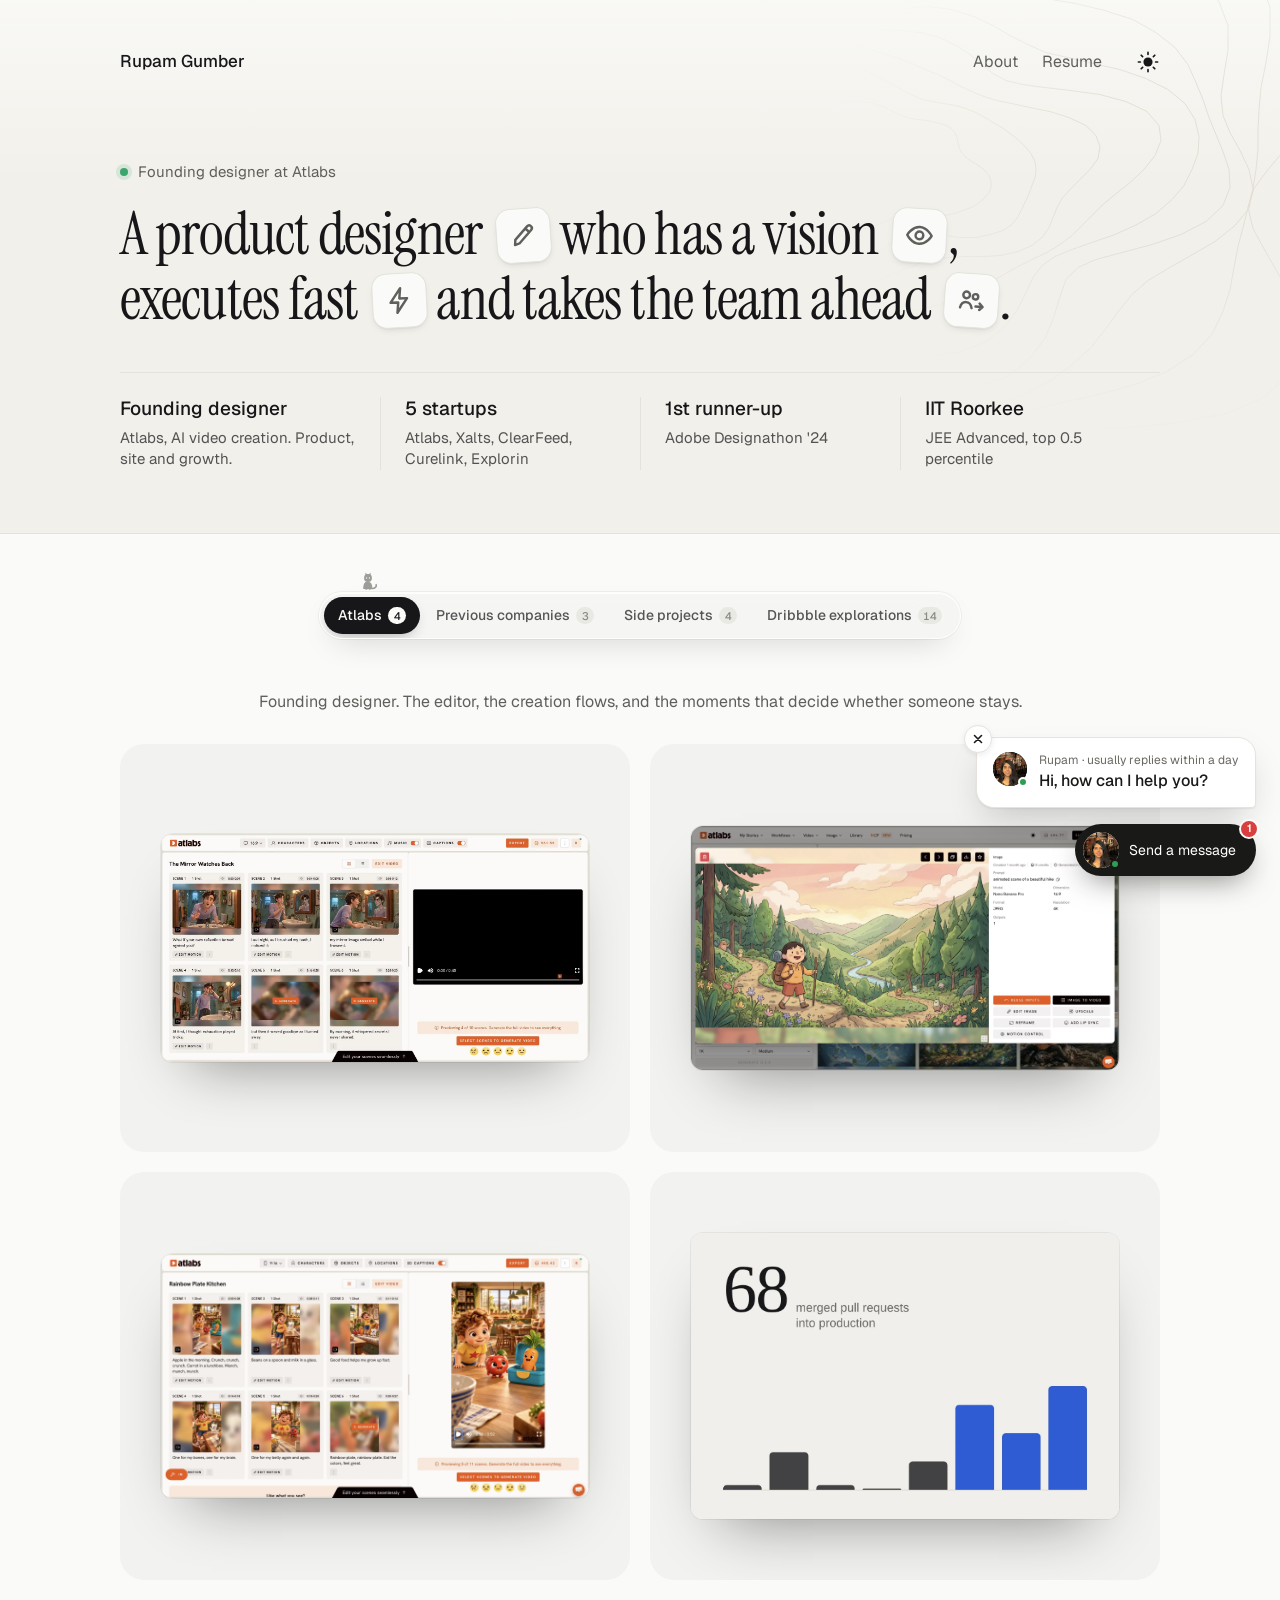
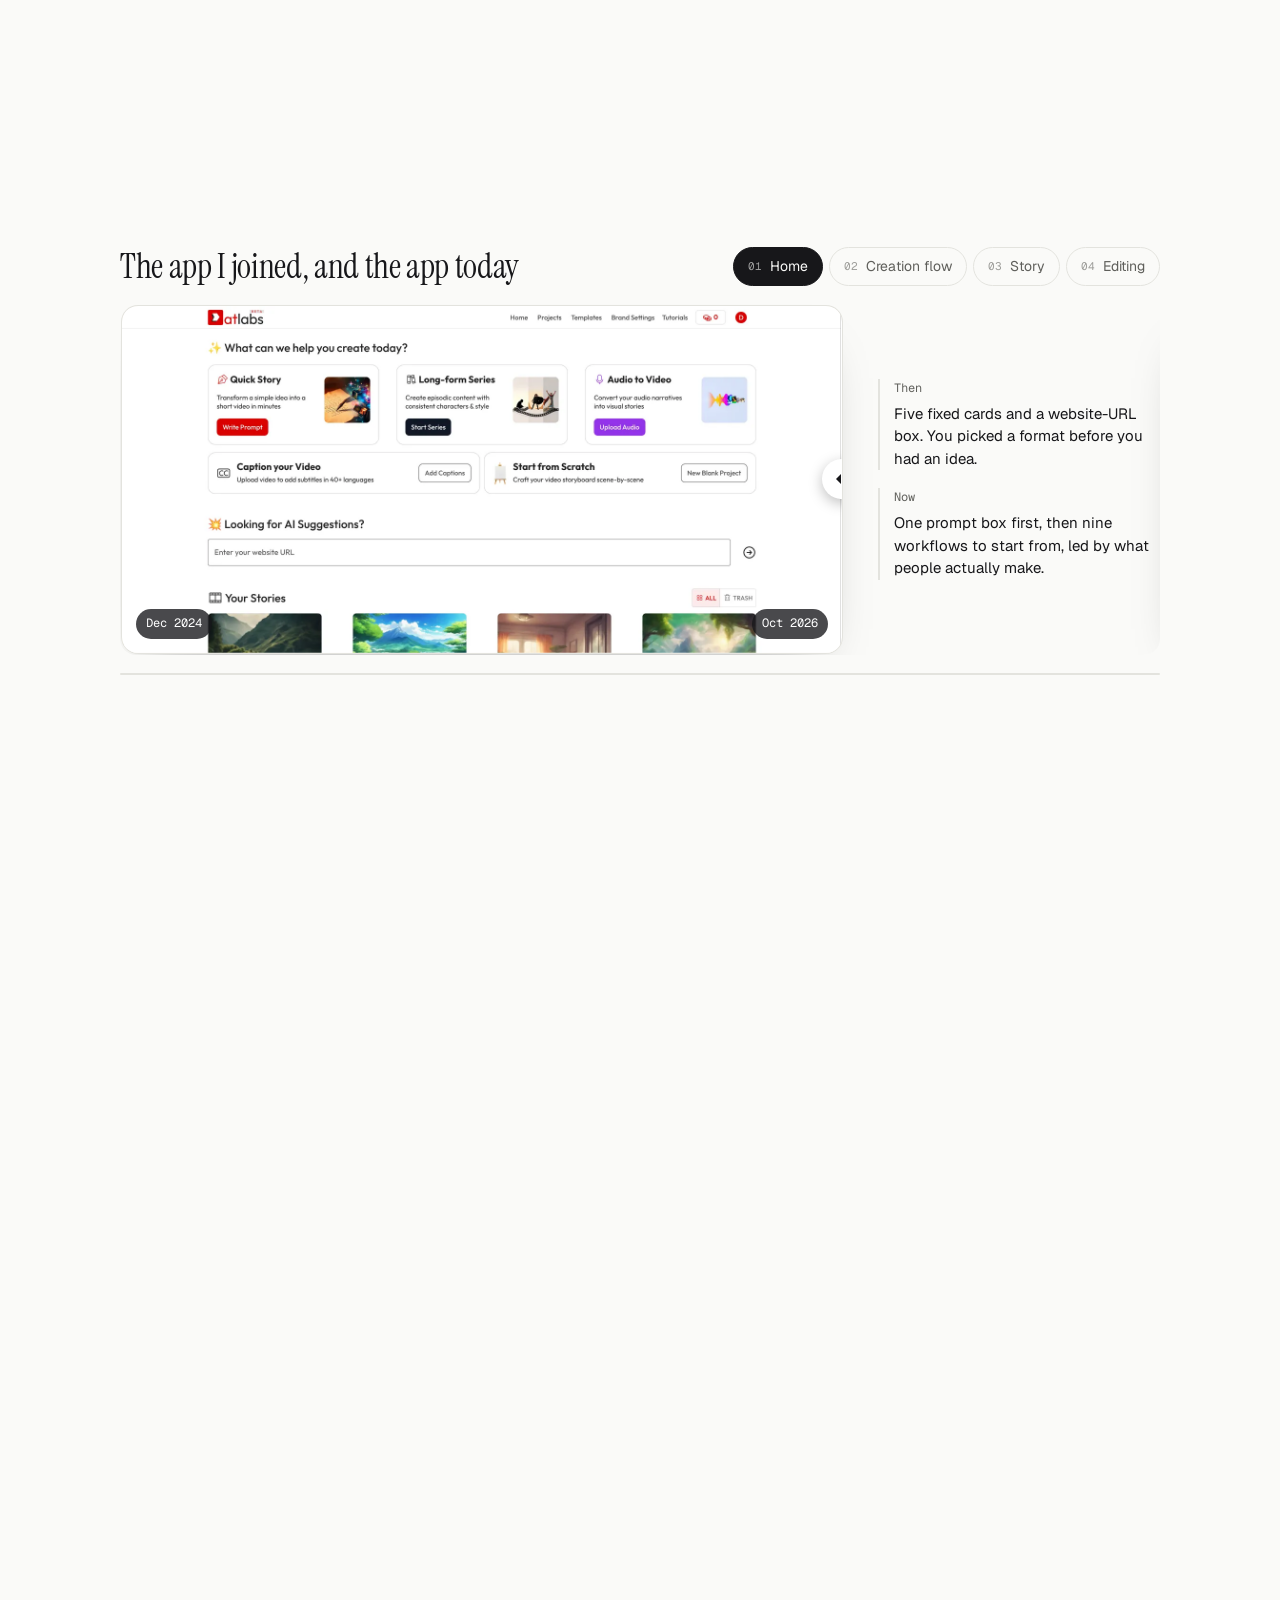
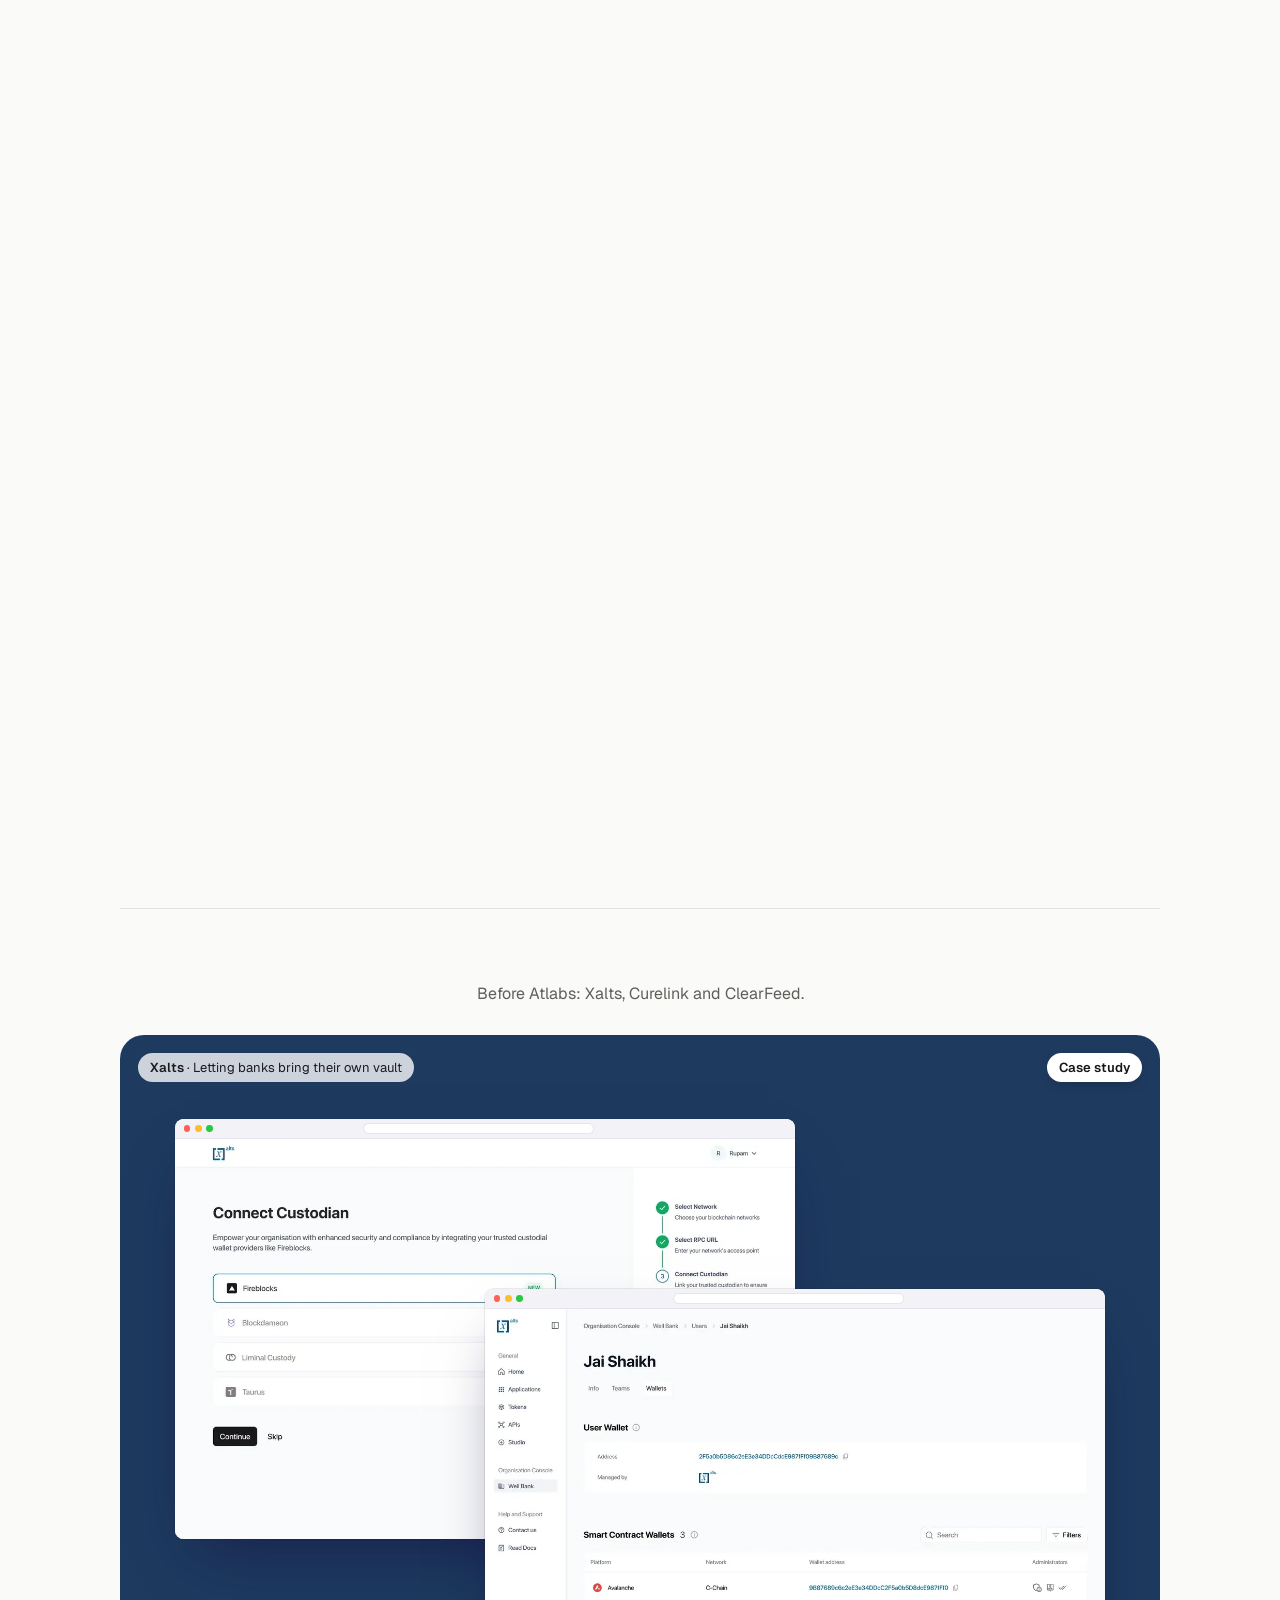
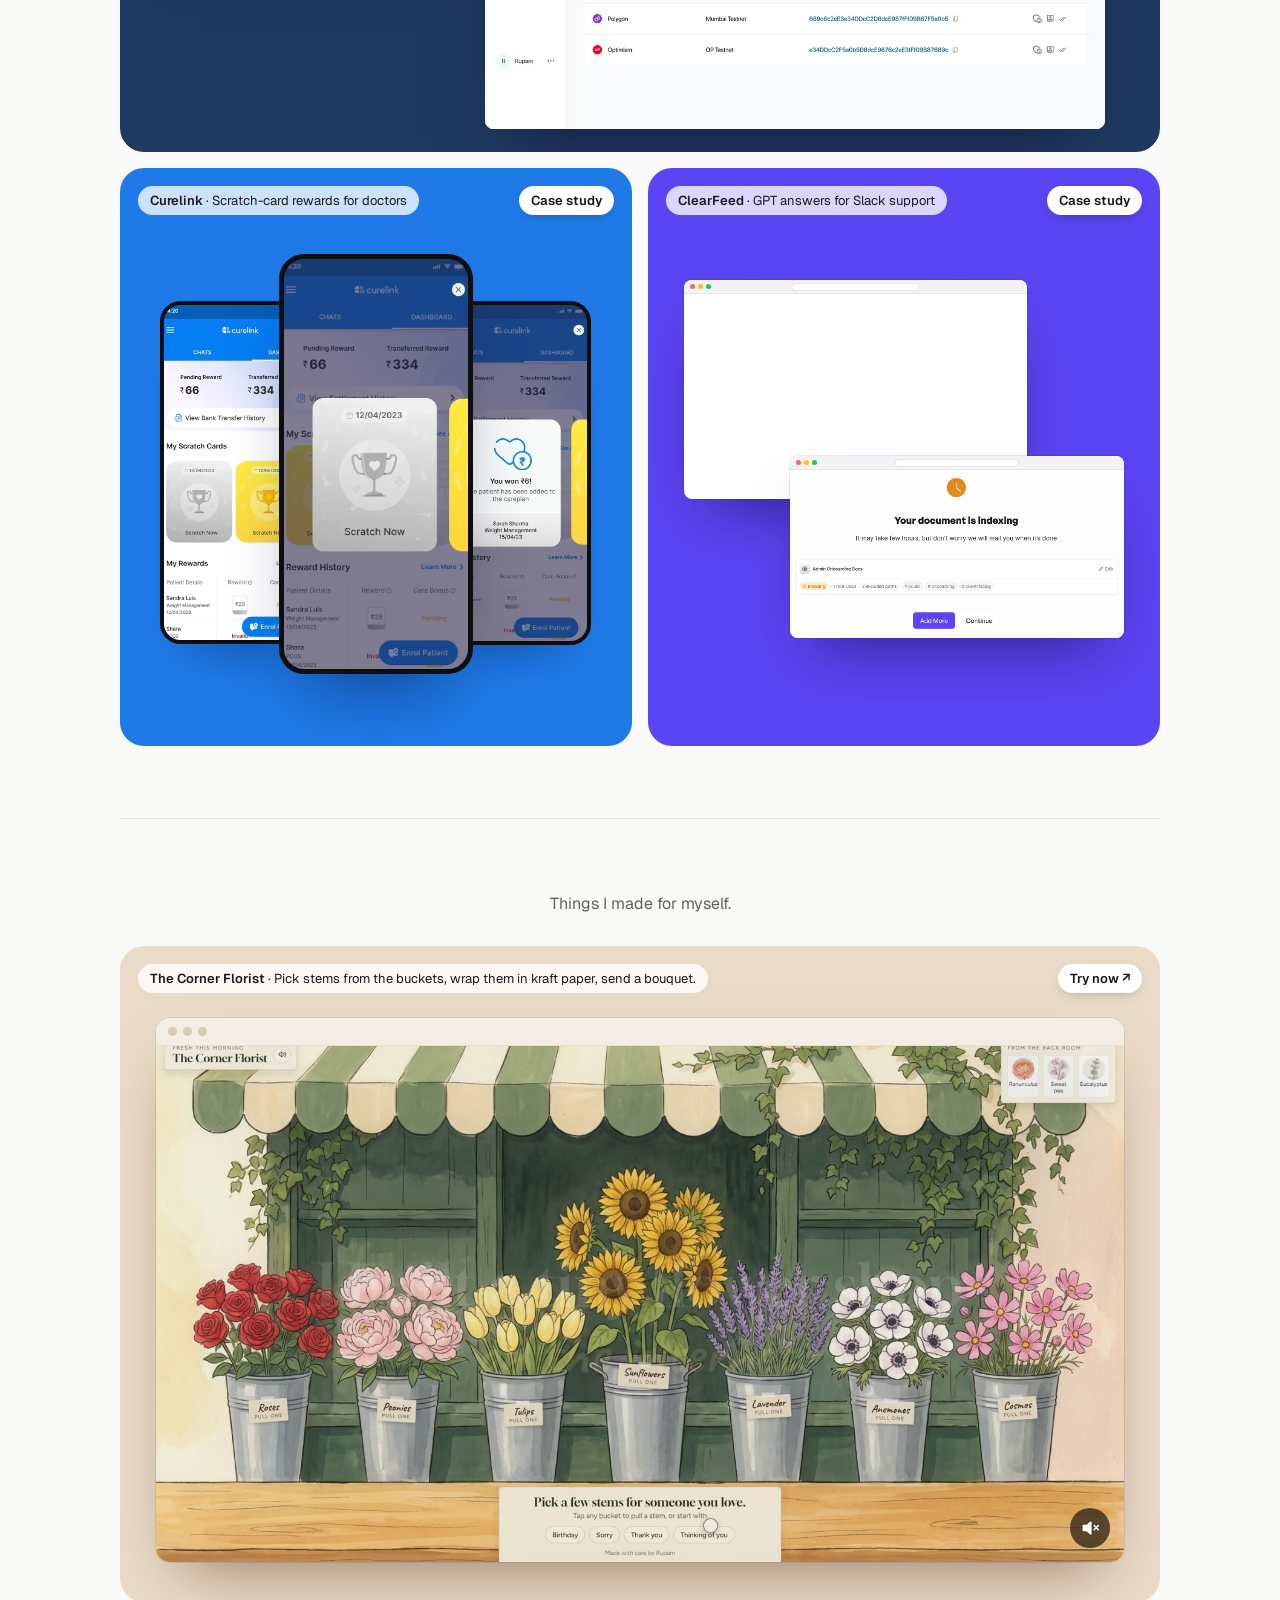
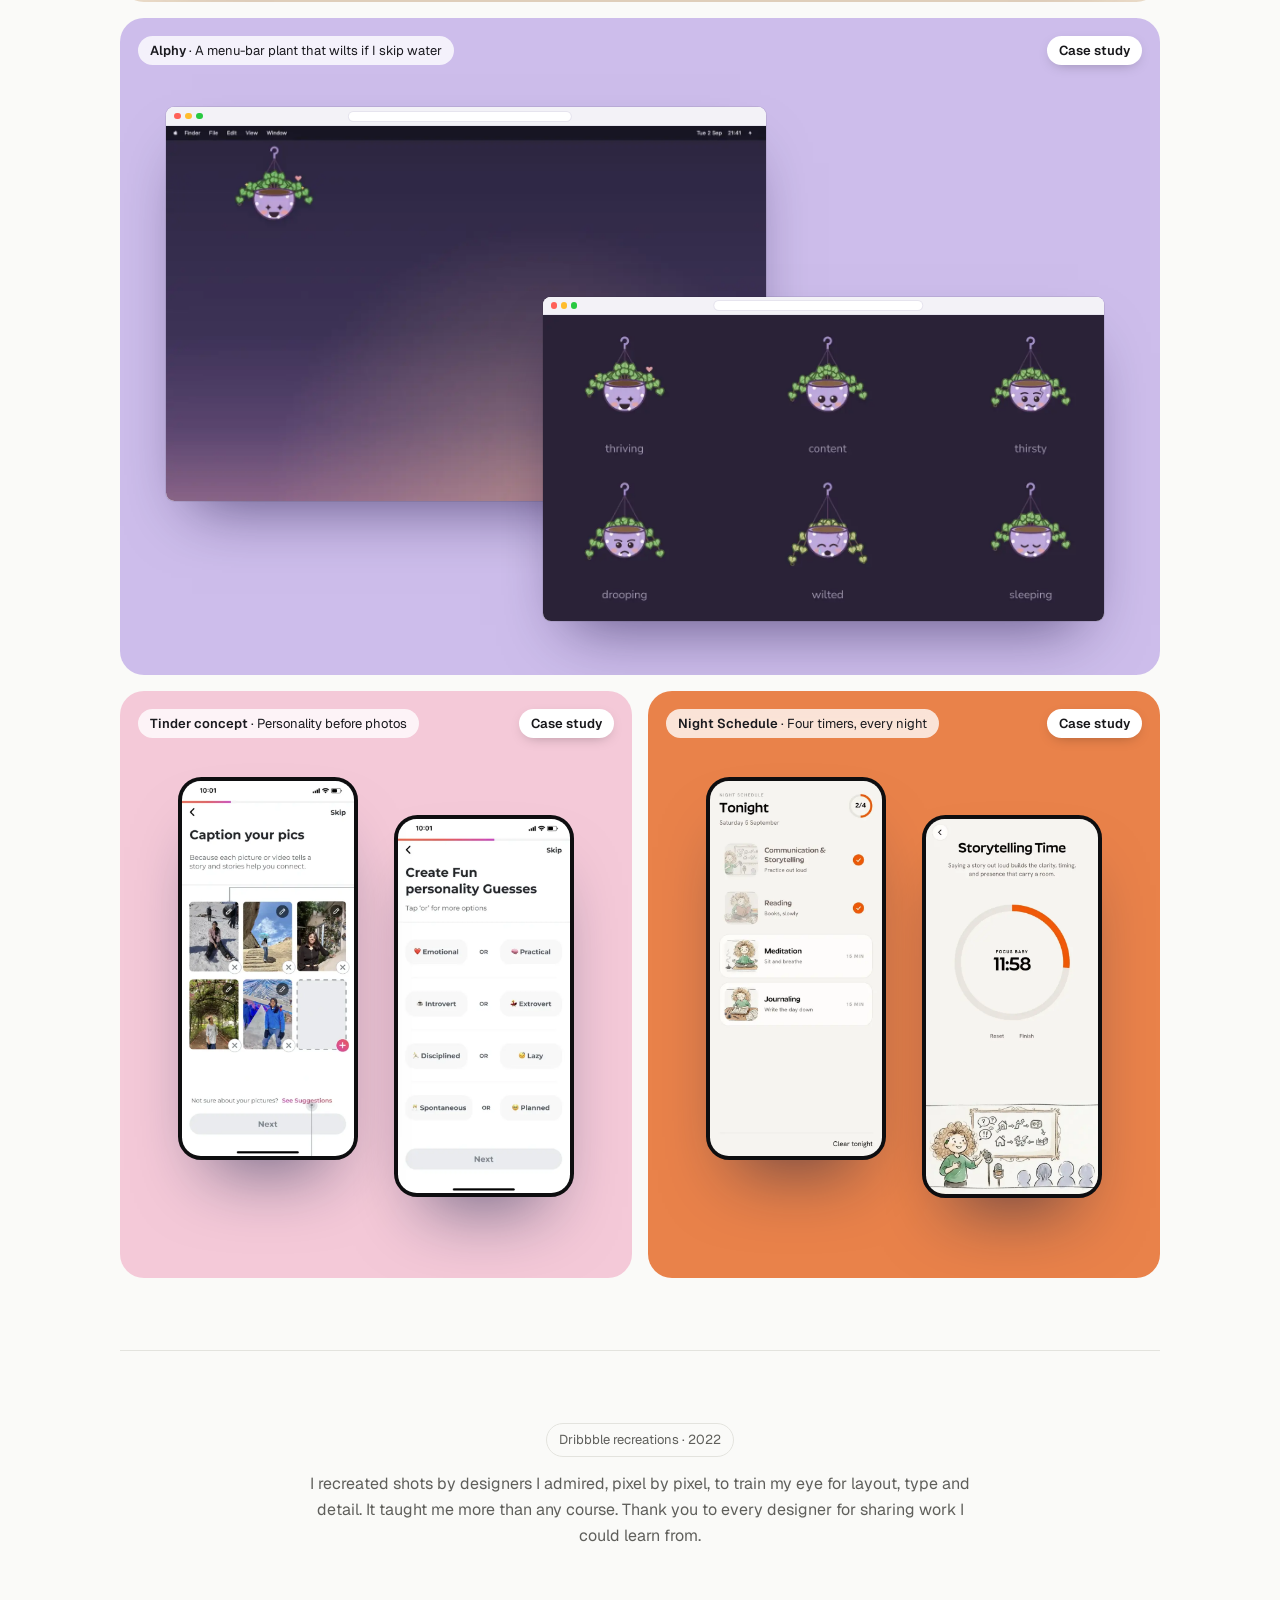
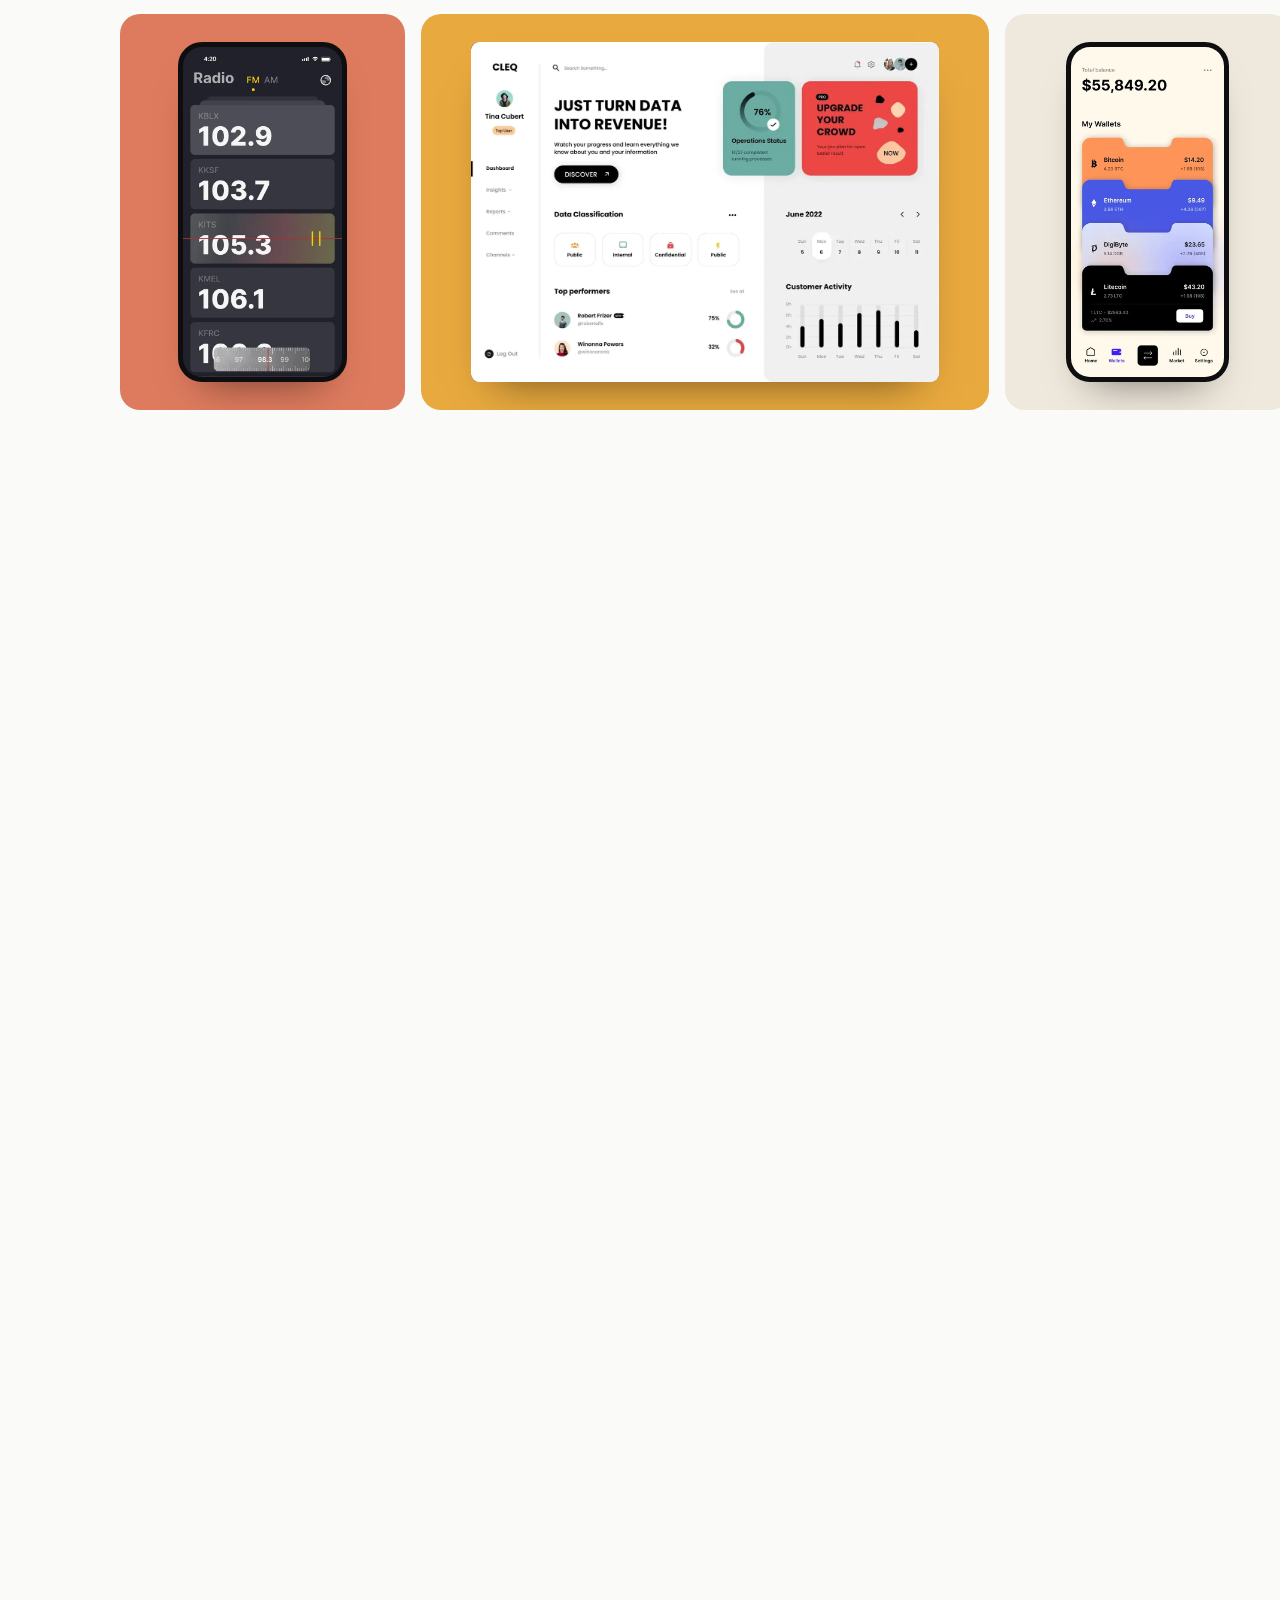
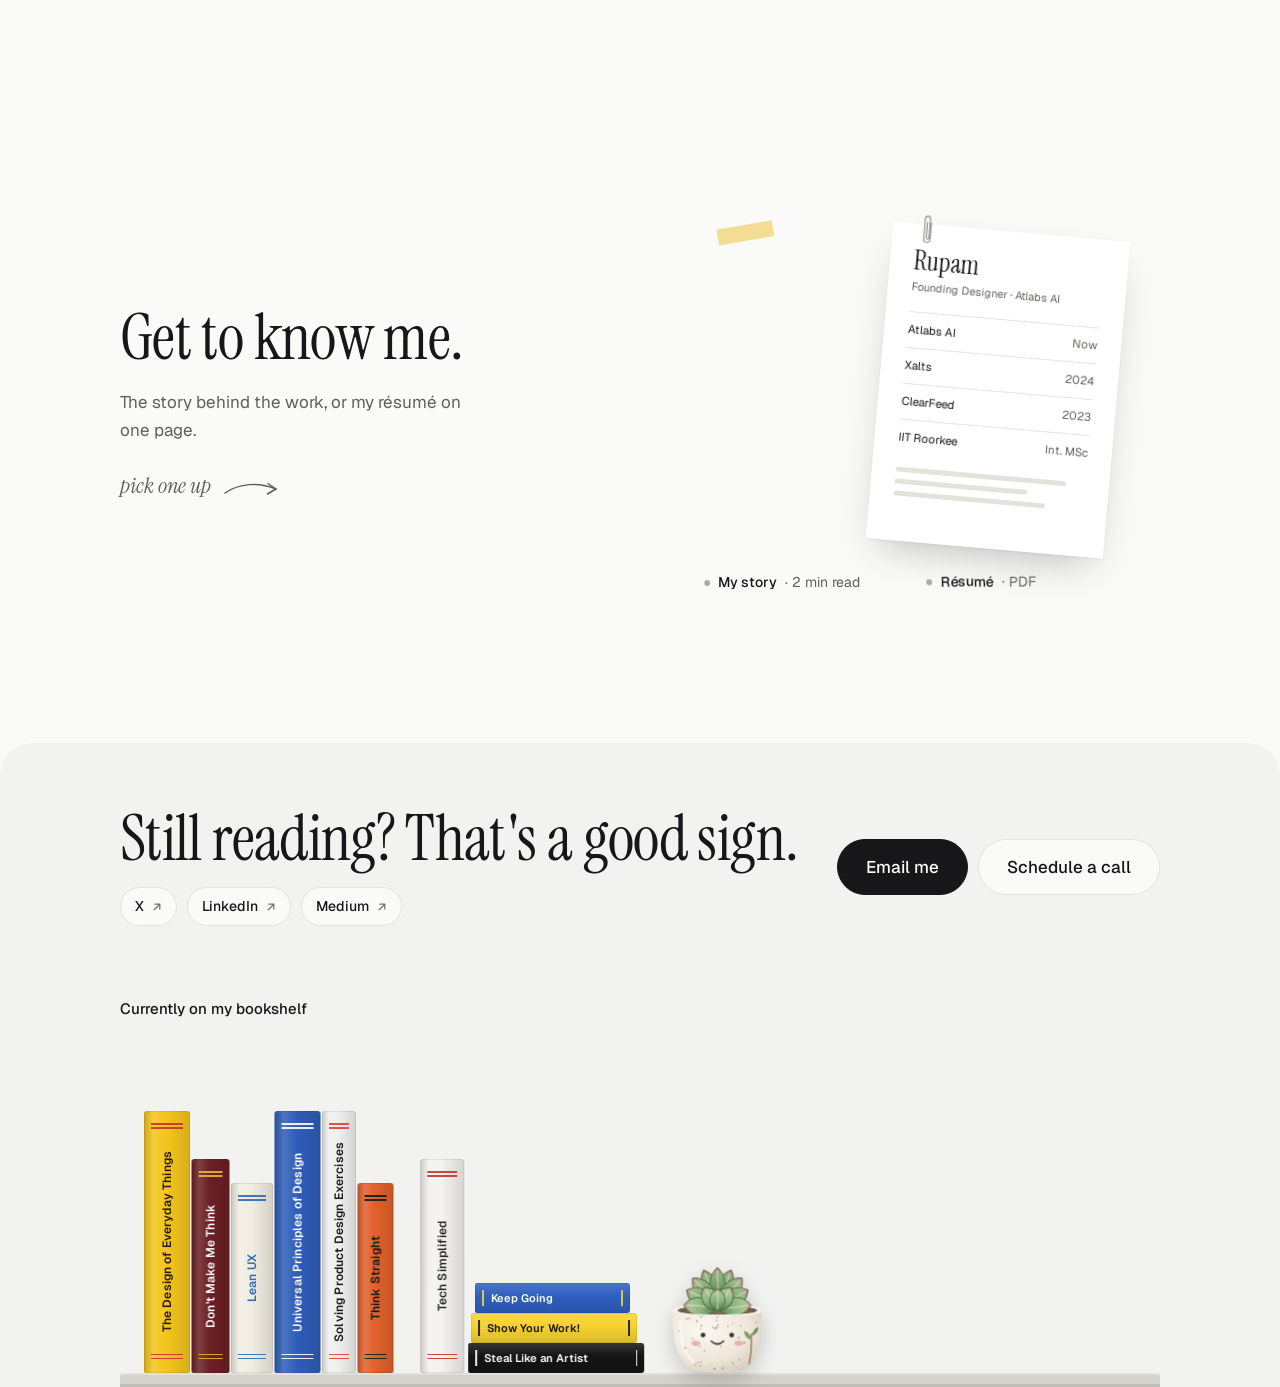
<file: work/alphy/index.html>
<!doctype html>
<html lang="en" data-theme="light">
<head>
<script>/* Diwali lights: set DIWALI_ON to true to switch them on (dark mode for everyone, lights on the home page). They switch off by themselves after the end date. */var DIWALI_ON=true;window.__diwali=DIWALI_ON&&Date.now()<Date.parse('2026-11-16T00:00:00+05:30');if(window.__diwali)document.documentElement.setAttribute('data-theme','dark');</script>
<meta charset="utf-8">
<meta name="viewport" content="width=device-width, initial-scale=1, viewport-fit=cover">
<link rel="apple-touch-icon" href="[data-uri]">
<link rel="preconnect" href="https://fonts.googleapis.com">
<link rel="preconnect" href="https://fonts.gstatic.com" crossorigin>
<link rel="stylesheet" href="https://fonts.googleapis.com/css2?family=Instrument+Serif:ital@0;1&family=Geist:wght@400;500;600&family=Caveat:wght@500;700&family=Geist+Mono:wght@400;500&display=swap">
<title>Alphy: A Plant That Reminds You to Drink Water — Rupam Gumber</title>
<meta name="description" content="A macOS menu-bar plant that wilts when I skip water. A side project in motion, character and habit design.">
<meta name="author" content="Rupam Gumber">
<meta name="robots" content="index,follow,max-image-preview:large">
<link rel="canonical" href="https://rupam.work/work/alphy/">
<meta property="og:type" content="article">
<meta property="og:site_name" content="Rupam Gumber">
<meta property="og:title" content="Alphy: A Plant That Reminds You to Drink Water — Rupam Gumber">
<meta property="og:description" content="A macOS menu-bar plant that wilts when I skip water. A side project in motion, character and habit design.">
<meta property="og:url" content="https://rupam.work/work/alphy/">
<meta property="og:image" content="https://rupam.work/og/alphy.jpg">
<meta property="og:image:width" content="1200"><meta property="og:image:height" content="630">
<meta property="og:image:alt" content="Alphy: a plant that gets me to drink water">
<meta name="twitter:card" content="summary_large_image">
<meta name="twitter:site" content="@rupam_gumber"><meta name="twitter:creator" content="@rupam_gumber">
<meta name="twitter:title" content="Alphy: A Plant That Reminds You to Drink Water — Rupam Gumber">
<meta name="twitter:description" content="A macOS menu-bar plant that wilts when I skip water. A side project in motion, character and habit design.">
<meta name="twitter:image" content="https://rupam.work/og/alphy.jpg">
<meta name="theme-color" content="#FAFAF8">
<link rel="icon" href="/favicon.ico" sizes="48x48">
<link rel="icon" href="/icon-32.png" type="image/png" sizes="32x32">
<link rel="apple-touch-icon" href="/apple-touch-icon.png">
<link rel="manifest" href="/site.webmanifest">
<link rel="stylesheet" href="/assets/app.css">
<script type="application/ld+json">[{"@context": "https://schema.org", "@type": "Article", "name": "Alphy: A Plant That Reminds You to Drink Water \u2014 Rupam Gumber", "url": "https://rupam.work/work/alphy/", "description": "A macOS menu-bar plant that wilts when I skip water. A side project in motion, character and habit design.", "author": {"@type": "Person", "name": "Rupam Gumber", "gender": "Female", "jobTitle": "Product Designer", "url": "https://rupam.work/"}, "headline": "Alphy: a plant that gets me to drink water", "image": "https://rupam.work/og/alphy.jpg", "datePublished": "2026-10-26", "dateModified": "2026-11-09", "primaryImageOfPage": {"@type": "ImageObject", "url": "https://rupam.work/og/alphy.jpg", "width": 1200, "height": 630}}, {"@context": "https://schema.org", "@type": "BreadcrumbList", "itemListElement": [{"@type": "ListItem", "position": 1, "name": "Home", "item": "https://rupam.work/"}, {"@type": "ListItem", "position": 2, "name": "Alphy: a plant that gets me to drink water", "item": "https://rupam.work/work/alphy/"}]}]</script>
<script src="/assets/router.js"></script>
</head>
<body>


<div class="wrap">
  <header class="top">
    <a class="name" href="#/">Rupam Gumber</a>
    <nav aria-label="Main">
      <a href="#/about" data-r="about">About</a>
      <a href="#/resume" data-resume>Resume</a>
      <button class="theme-btn" type="button" id="theme-btn" aria-label="Switch to dark mode">
        <svg viewBox="0 0 24 24" aria-hidden="true">
          <mask id="bite-mask"><rect x="-6" y="-6" width="36" height="36" fill="#fff"/><circle class="bite" cx="25" cy="-1" r="6" fill="#000"/></mask>
          <circle class="core" cx="12" cy="12" r="5" fill="currentColor" mask="url(#bite-mask)"/>
          <g class="rays" stroke="currentColor" stroke-width="1.8" stroke-linecap="round"><path d="M12 1.5v2.2M12 20.3v2.2M1.5 12h2.2M20.3 12h2.2M4.6 4.6l1.5 1.5M17.9 17.9l1.5 1.5M4.6 19.4l1.5-1.5M17.9 6.1l1.5-1.5"/></g>
        </svg>
      </button>
    </nav>
  </header>
  <div id="app"><main>
<section class="ph text"><a class="back" href="#/work/side/alphy">Back to home</a><h1>Alphy, a plant that gets me to drink water</h1><p>A desk plant that lives at the top of my screen. He gets me to drink water by asking me to water him.</p></section>
<div class="facts"><div><span>Role</span>Design and build, solo</div><div><span>For</span>Me, all day at my laptop</div><div><span>Surface</span>macOS, from the menu bar</div><div><span>Year</span>2026</div></div>
<figure class="al-hero"><div class="mac"><div class="bar" aria-hidden="true"><i></i><i></i><i></i></div><video data-vsrc="alv_desk" muted="" loop="" playsinline="" autoplay="" poster="/m/dda9bee2c765.webp#alv_desk" aria-label="Alphy on the desktop: slides in, perks up, swings, stretches, gets watered, says thank you, and leaves" data-on="1" src="/m/7459e361c7eb.mp4"></video></div><figcaption>15 seconds of him: slide in, perk up, swing, stretch, pour, thank you, leave</figcaption></figure>
<section class="sec"><h2 class="lab">The problem</h2><div class="text"><p class="quote">Every hydration app is a notification machine.</p><p>I know I should drink more water. Knowing was never the problem; the reminders were. Alarms and notifications demand attention at a moment they choose, not one I choose, and after a week I dismiss them without reading. I work on this laptop most of the day, and anything that interrupts that gets uninstalled.</p></div></section>
<section class="sec"><h2 class="lab">The bet</h2><div class="text"><p class="quote">Caring for something beats being nagged.</p><p>Watering a plant is a small, pleasant act. Being told to hydrate is a chore. So the app never mentions me at all. A plant slowly droops, and the deal is that when I water him, I drink a glass too.</p><p>Two assumptions sit under that: posture can carry the whole message, since a drooping leaf needs no copy, and a boring app I keep running beats a delightful one I quit.</p></div></section>
<div class="al-rule"><b>One hard rule</b><p>It must never interrupt me. No sound, no badges, no popups over my work. Ever.</p></div>
<div class="al-states"><figure><span class="al-svg " data-svg="1" aria-hidden="true"><svg viewBox="0 0 130 133" fill="none" xmlns="http://www.w3.org/2000/svg"> <g clip-path="url(#a1_clip0_2041_172)"> <path d="M65 24.9167V17.875C65.9642 17.875 66.9067 17.5891 67.7084 17.0534C68.5101 16.5177 69.1349 15.7564 69.5039 14.8656C69.8729 13.9748 69.9694 12.9946 69.7813 12.0489C69.5932 11.1033 69.1289 10.2346 68.4471 9.55286C67.7654 8.87108 66.8967 8.40678 65.9511 8.21867C65.0054 8.03057 64.0252 8.12711 63.1344 8.49609C62.2436 8.86507 61.4823 9.48991 60.9466 10.2916C60.4109 11.0933 60.125 12.0358 60.125 13" stroke="#A98ACB" stroke-width="2.97917" stroke-linecap="round"></path> <path d="M65 24.9166L37.9167 75.2916" stroke="#5B3A63" stroke-width="1.40833"></path> <path d="M65 24.9166L92.0833 75.2916" stroke="#5B3A63" stroke-width="1.40833"></path> <path d="M65 24.9166V71.5" stroke="#5B3A63" stroke-width="1.40833"></path> <path d="M56.3333 71.5C42.25 56.3333 18.4167 65 13 88.8333" stroke="#6B4F3F" stroke-width="1.84167" stroke-linecap="round"></path> <path d="M13 88.8333C10.4071 90.4661 10.7435 93.8753 13.3846 94.4754C15.7615 95.0154 16.7456 91.9062 14.7528 90.8979C13.5523 90.0697 12.52 90.9461 13.1323 91.9184" stroke="#6B4F3F" stroke-width="1.51667" stroke-linecap="round"></path> <path d="M59.5833 71.5C49.8333 59.5833 33.5833 62.8333 28.1667 81.25" stroke="#6B4F3F" stroke-width="1.84167" stroke-linecap="round"></path> <path d="M61.75 71.4999C56.3333 60.6666 45.5 61.7499 42.25 73.6666" stroke="#6B4F3F" stroke-width="1.84167" stroke-linecap="round"></path> <path d="M62.2917 71.4999C59.5833 61.7499 56.3333 55.2499 54.1667 49.8333" stroke="#6B4F3F" stroke-width="1.84167" stroke-linecap="round"></path> <path d="M73.6667 71.5C87.75 56.3333 111.583 65 117 88.8333" stroke="#6B4F3F" stroke-width="1.84167" stroke-linecap="round"></path> <path d="M70.4167 71.5C80.1667 59.5833 96.4167 62.8333 101.833 81.25" stroke="#6B4F3F" stroke-width="1.84167" stroke-linecap="round"></path> <path d="M68.25 71.4999C73.6667 60.6666 84.5 61.7499 87.75 73.6666" stroke="#6B4F3F" stroke-width="1.84167" stroke-linecap="round"></path> <path d="M67.7083 71.4999C70.4167 61.7499 73.6667 55.2499 75.8333 49.8333" stroke="#6B4F3F" stroke-width="1.84167" stroke-linecap="round"></path> <path d="M65 71.5C65 60.6666 63.9167 54.1666 65.5417 47.6666" stroke="#6B4F3F" stroke-width="1.84167" stroke-linecap="round"></path> <path d="M46.9917 64.7849C49.9559 62.9037 49.1 58.1636 45.331 57.6205C41.5621 57.0774 39.4027 61.3829 36.0617 63.2098C38.751 65.9057 39.6068 70.6457 43.3758 71.1889C47.1448 71.732 49.3041 67.4265 46.9917 64.7849Z" fill="#7EC46D" stroke="#3F5C32" stroke-width="1.7326" stroke-linejoin="round"></path> <g opacity="0.55"> <path d="M45.861 64.6219L37.9462 63.4814Z" fill="black"></path> <path d="M45.861 64.6219L37.9462 63.4814" stroke="#3F5C32" stroke-width="0.868205" stroke-linecap="round"></path> </g> <path d="M32.4534 64.8502C33.7011 61.7618 30.4229 58.5777 27.2152 60.2404C24.0076 61.903 24.7198 66.4172 23.1513 69.6719C26.715 70.2664 29.9932 73.4504 33.2008 71.7878C36.4084 70.1251 35.6963 65.6109 32.4534 64.8502Z" fill="#7EC46D" stroke="#3F5C32" stroke-width="1.7342" stroke-linejoin="round"></path> <g opacity="0.55"> <path d="M31.4911 65.349L24.7551 68.8406Z" fill="black"></path> <path d="M31.4911 65.349L24.7551 68.8406" stroke="#3F5C32" stroke-width="0.8671" stroke-linecap="round"></path> </g> <path d="M21.1857 72.3341C20.931 69.1682 16.7765 67.8531 14.7516 70.6402C12.7267 73.4273 15.2612 76.972 15.3135 80.4166C18.6057 79.4019 22.7601 80.717 24.785 77.9299C26.8099 75.1429 24.2754 71.5981 21.1857 72.3341Z" fill="#7EC46D" stroke="#3F5C32" stroke-width="1.73284" stroke-linejoin="round"></path> <g opacity="0.55"> <path d="M20.5783 73.1703L16.3259 79.0231Z" fill="black"></path> <path d="M20.5783 73.1703L16.3259 79.0231" stroke="#3F5C32" stroke-width="0.86814" stroke-linecap="round"></path> </g> <path d="M14.5329 83.2178C13.253 80.4479 9.07108 80.6404 8.16995 83.8249C7.26881 87.0095 10.7298 89.3646 11.9196 92.453C14.5513 90.446 18.7332 90.2536 19.6343 87.069C20.5354 83.8845 17.0744 81.5293 14.5329 83.2178Z" fill="#7EC46D" stroke="#3F5C32" stroke-width="1.73422" stroke-linejoin="round"></path> <g opacity="0.55"> <path d="M14.2626 84.1732L12.3702 90.8608Z" fill="black"></path> <path d="M14.2626 84.1732L12.3702 90.8608" stroke="#3F5C32" stroke-width="0.867111" stroke-linecap="round"></path> </g> <path d="M51.8266 65.0054C54.6787 63.0451 53.6643 58.4065 49.9318 58.0076C46.1993 57.6087 44.2277 61.9282 41.0024 63.8486C43.749 66.4072 44.7633 71.0457 48.4958 71.4446C52.2283 71.8435 54.2 67.5241 51.8266 65.0054Z" fill="#5FAE4F" stroke="#3F5C32" stroke-width="1.73423" stroke-linejoin="round"></path> <g opacity="0.55"> <path d="M50.7068 64.8857L42.8686 64.0481Z" fill="black"></path> <path d="M50.7068 64.8857L42.8686 64.0481" stroke="#3F5C32" stroke-width="0.867116" stroke-linecap="round"></path> </g> <path d="M39.8858 65.3757C40.5905 62.1968 36.9162 59.656 34.092 61.7764C31.2678 63.8969 32.6827 68.1342 31.6956 71.5251C35.2272 71.5232 38.9015 74.0641 41.7257 71.9436C44.5499 69.8232 43.1351 65.5859 39.8858 65.3757Z" fill="#7EC46D" stroke="#3F5C32" stroke-width="1.73405" stroke-linejoin="round"></path> <g opacity="0.55"> <path d="M39.0385 66.0118L33.1077 70.4649Z" fill="black"></path> <path d="M39.0385 66.0118L33.1077 70.4649" stroke="#3F5C32" stroke-width="0.865258" stroke-linecap="round"></path> </g> <path d="M30.3363 75.1837C29.3043 72.3016 25.1082 72.1209 23.9236 75.2229C22.7391 78.3248 25.9876 80.987 26.9012 84.1793C29.71 82.4085 33.9061 82.5891 35.0906 79.4872C36.2752 76.3852 33.0266 73.723 30.3363 75.1837Z" fill="#7EC46D" stroke="#3F5C32" stroke-width="1.73326" stroke-linejoin="round"></path> <g opacity="0.55"> <path d="M29.9809 76.1143L27.4935 82.6283Z" fill="black"></path> <path d="M29.9809 76.1143L27.4935 82.6283" stroke="#3F5C32" stroke-width="0.866629" stroke-linecap="round"></path> </g> <path d="M55.1748 63.653C57.4797 61.207 55.5649 57.0122 51.9401 57.3996C48.3154 57.7869 47.3303 62.2916 44.6629 64.7764C47.7952 66.6414 49.7099 70.8361 53.3347 70.4488C56.9595 70.0614 57.9445 65.5567 55.1748 63.653Z" fill="#7EC46D" stroke="#3F5C32" stroke-width="1.73157" stroke-linejoin="round"></path> <g opacity="0.55"> <path d="M54.0873 63.7692L46.4753 64.5827Z" fill="black"></path> <path d="M54.0873 63.7692L46.4753 64.5827" stroke="#3F5C32" stroke-width="0.867609" stroke-linecap="round"></path> </g> <path d="M44.0529 68.5596C42.9857 65.6904 38.7877 65.561 37.6411 68.6772C36.4946 71.7934 39.7754 74.4157 40.7279 77.5966C43.5148 75.7915 47.7129 75.9209 48.8594 72.8047C50.006 69.6885 46.7251 67.0662 44.0529 68.5596Z" fill="#7EC46D" stroke="#3F5C32" stroke-width="1.73326" stroke-linejoin="round"></path> <g opacity="0.55"> <path d="M43.7089 69.4945L41.3012 76.0385Z" fill="black"></path> <path d="M43.7089 69.4945L41.3012 76.0385" stroke="#3F5C32" stroke-width="0.866629" stroke-linecap="round"></path> </g> <path d="M59.0936 61.6868C62.0615 63.199 65.5192 60.2107 64.1424 56.8704C62.7657 53.5301 58.2066 53.8461 55.101 51.9999C54.1982 55.4982 50.7405 58.4865 52.1173 61.8268C53.4941 65.1671 58.0532 64.8511 59.0936 61.6868Z" fill="#7EC46D" stroke="#3F5C32" stroke-width="1.7342" stroke-linejoin="round"></path> <g opacity="0.55"> <path d="M58.6806 60.6847L55.7894 53.67Z" fill="black"></path> <path d="M58.6806 60.6847L55.7894 53.67" stroke="#3F5C32" stroke-width="0.8671" stroke-linecap="round"></path> </g> <path d="M55.8776 54.025C58.6028 55.4195 61.7853 52.6787 60.5254 49.6066C59.2654 46.5346 55.075 46.8177 52.2238 45.116C51.3885 48.3296 48.2059 51.0704 49.4659 54.1425C50.7259 57.2145 54.9163 56.9314 55.8776 54.025Z" fill="#7EC46D" stroke="#3F5C32" stroke-width="1.73326" stroke-linejoin="round"></path> <g opacity="0.55"> <path d="M55.4996 53.1034L52.8537 46.652Z" fill="black"></path> <path d="M55.4996 53.1034L52.8537 46.652" stroke="#3F5C32" stroke-width="0.866629" stroke-linecap="round"></path> </g> <path d="M83.0083 64.7849C80.6959 67.4265 82.8552 71.732 86.6242 71.1889C90.3932 70.6458 91.249 65.9057 93.9383 63.2098C90.5973 61.3829 88.4379 57.0774 84.669 57.6205C80.9 58.1637 80.0441 62.9037 83.0083 64.7849Z" fill="#7EC46D" stroke="#3F5C32" stroke-width="1.7326" stroke-linejoin="round"></path> <g opacity="0.55"> <path d="M84.139 64.6219L92.0539 63.4814Z" fill="black"></path> <path d="M84.139 64.6219L92.0539 63.4814" stroke="#3F5C32" stroke-width="0.868205" stroke-linecap="round"></path> </g> <path d="M97.5466 64.8502C94.3037 65.6109 93.5916 70.1251 96.7992 71.7877C100.007 73.4504 103.285 70.2664 106.849 69.6719C105.28 66.4172 105.992 61.903 102.785 60.2404C99.5771 58.5777 96.2989 61.7618 97.5466 64.8502Z" fill="#7EC46D" stroke="#3F5C32" stroke-width="1.7342" stroke-linejoin="round"></path> <g opacity="0.55"> <path d="M98.5089 65.349L105.245 68.8406Z" fill="black"></path> <path d="M98.5089 65.349L105.245 68.8406" stroke="#3F5C32" stroke-width="0.8671" stroke-linecap="round"></path> </g> <path d="M108.814 72.3342C105.725 71.5982 103.19 75.1429 105.215 77.93C107.24 80.7171 111.394 79.402 114.687 80.4167C114.739 76.9721 117.273 73.4274 115.248 70.6403C113.223 67.8532 109.069 69.1683 108.814 72.3342Z" fill="#7EC46D" stroke="#3F5C32" stroke-width="1.73284" stroke-linejoin="round"></path> <g opacity="0.55"> <path d="M109.422 73.1703L113.674 79.0231Z" fill="black"></path> <path d="M109.422 73.1703L113.674 79.0231" stroke="#3F5C32" stroke-width="0.86814" stroke-linecap="round"></path> </g> <path d="M115.467 83.2177C112.926 81.5292 109.465 83.8844 110.366 87.0689C111.267 90.2535 115.449 90.4459 118.08 92.4529C119.27 89.3646 122.731 87.0094 121.83 83.8249C120.929 80.6403 116.747 80.4479 115.467 83.2177Z" fill="#7EC46D" stroke="#3F5C32" stroke-width="1.73422" stroke-linejoin="round"></path> <g opacity="0.55"> <path d="M115.737 84.1731L117.63 90.8606Z" fill="black"></path> <path d="M115.737 84.1731L117.63 90.8606" stroke="#3F5C32" stroke-width="0.867111" stroke-linecap="round"></path> </g> <path d="M78.1734 65.0054C75.8 67.5241 77.7717 71.8435 81.5042 71.4446C85.2367 71.0458 86.251 66.4072 88.9977 63.8486C85.7723 61.9282 83.8007 57.6088 80.0682 58.0077C76.3357 58.4066 75.3213 63.0451 78.1734 65.0054Z" fill="#7EC46D" stroke="#3F5C32" stroke-width="1.73423" stroke-linejoin="round"></path> <g opacity="0.55"> <path d="M79.2932 64.8857L87.1314 64.0481Z" fill="black"></path> <path d="M79.2932 64.8857L87.1314 64.0481" stroke="#3F5C32" stroke-width="0.867116" stroke-linecap="round"></path> </g> <path d="M90.1142 65.3757C86.8649 65.5859 85.4501 69.8232 88.2743 71.9437C91.0985 74.0642 94.7728 71.5233 98.3044 71.5252C97.3173 68.1342 98.7322 63.897 95.908 61.7765C93.0838 59.656 89.4095 62.1969 90.1142 65.3757Z" fill="#7EC46D" stroke="#3F5C32" stroke-width="1.73405" stroke-linejoin="round"></path> <g opacity="0.55"> <path d="M90.9615 66.0118L96.8923 70.4649Z" fill="black"></path> <path d="M90.9615 66.0118L96.8923 70.4649" stroke="#3F5C32" stroke-width="0.865258" stroke-linecap="round"></path> </g> <path d="M99.6637 75.1837C96.9734 73.723 93.7248 76.3852 94.9094 79.4872C96.0939 82.5891 100.29 82.4085 103.099 84.1793C104.012 80.9871 107.261 78.3248 106.076 75.2229C104.892 72.121 100.696 72.3016 99.6637 75.1837Z" fill="#7EC46D" stroke="#3F5C32" stroke-width="1.73326" stroke-linejoin="round"></path> <g opacity="0.55"> <path d="M100.019 76.1143L102.507 82.6283Z" fill="black"></path> <path d="M100.019 76.1143L102.507 82.6283" stroke="#3F5C32" stroke-width="0.866629" stroke-linecap="round"></path> </g> <path d="M74.8253 63.653C72.0555 65.5567 73.0405 70.0614 76.6653 70.4488C80.2901 70.8361 82.2049 66.6414 85.3371 64.7764C82.6697 62.2916 81.6847 57.7869 78.0599 57.3996C74.4351 57.0122 72.5203 61.207 74.8253 63.653Z" fill="#7EC46D" stroke="#3F5C32" stroke-width="1.73157" stroke-linejoin="round"></path> <g opacity="0.55"> <path d="M75.9127 63.7692L83.5247 64.5827Z" fill="black"></path> <path d="M75.9127 63.7692L83.5247 64.5827" stroke="#3F5C32" stroke-width="0.867609" stroke-linecap="round"></path> </g> <path d="M85.9471 68.5597C83.2749 67.0663 79.994 69.6886 81.1406 72.8048C82.2871 75.921 86.4852 75.7916 89.2721 77.5966C90.2246 74.4157 93.5054 71.7934 92.3589 68.6772C91.2123 65.5611 87.0143 65.6904 85.9471 68.5597Z" fill="#7EC46D" stroke="#3F5C32" stroke-width="1.73326" stroke-linejoin="round"></path> <g opacity="0.55"> <path d="M86.2911 69.4945L88.6988 76.0385Z" fill="black"></path> <path d="M86.2911 69.4945L88.6988 76.0385" stroke="#3F5C32" stroke-width="0.866629" stroke-linecap="round"></path> </g> <path d="M70.9064 61.6867C71.9468 64.851 76.5059 65.167 77.8827 61.8267C79.2595 58.4864 75.8018 55.4982 74.899 51.9998C71.7934 53.846 67.2344 53.53 65.8576 56.8703C64.4808 60.2106 67.9385 63.1989 70.9064 61.6867Z" fill="#7EC46D" stroke="#3F5C32" stroke-width="1.7342" stroke-linejoin="round"></path> <g opacity="0.55"> <path d="M71.3194 60.6847L74.2107 53.67Z" fill="black"></path> <path d="M71.3194 60.6847L74.2107 53.67" stroke="#3F5C32" stroke-width="0.8671" stroke-linecap="round"></path> </g> <path d="M74.1224 54.0251C75.0837 56.9315 79.2741 57.2146 80.5341 54.1425C81.7941 51.0704 78.6115 48.3297 77.7762 45.116C74.925 46.8177 70.7346 46.5346 69.4746 49.6067C68.2147 52.6788 71.3972 55.4196 74.1224 54.0251Z" fill="#7EC46D" stroke="#3F5C32" stroke-width="1.73326" stroke-linejoin="round"></path> <g opacity="0.55"> <path d="M74.5004 53.1034L77.1463 46.652Z" fill="black"></path> <path d="M74.5004 53.1034L77.1463 46.652" stroke="#3F5C32" stroke-width="0.866629" stroke-linecap="round"></path> </g> <path d="M64.6407 59.6698C66.7638 62.191 71.0661 60.7984 71.0973 57.2236C71.1285 53.6487 66.8511 52.1813 64.7312 49.3027C62.5613 52.1439 58.259 53.5364 58.2278 57.1113C58.1966 60.6861 62.4739 62.1535 64.6407 59.6698Z" fill="#7EC46D" stroke="#3F5C32" stroke-width="1.73388" stroke-linejoin="round"></path> <g opacity="0.55"> <path d="M64.65 58.5974L64.7156 51.0902Z" fill="black"></path> <path d="M64.65 58.5974L64.7156 51.0902" stroke="#3F5C32" stroke-width="0.86515" stroke-linecap="round"></path> </g> <path d="M64.6109 51.58C66.0153 54.2776 70.1698 53.8896 70.9175 50.6767C71.6651 47.4638 68.1087 45.2815 66.7791 42.2625C64.2532 44.3843 60.0987 44.7722 59.351 47.9851C58.6034 51.198 62.1598 53.3804 64.6109 51.58Z" fill="#7EC46D" stroke="#3F5C32" stroke-width="1.73184" stroke-linejoin="round"></path> <g opacity="0.55"> <path d="M64.8352 50.6161L66.4053 43.869Z" fill="black"></path> <path d="M64.8352 50.6161L66.4053 43.869" stroke="#3F5C32" stroke-width="0.867571" stroke-linecap="round"></path> </g> <path d="M36.4 74.7499C34.7832 79.325 34.2876 84.2212 34.9548 89.0275C35.6219 93.8338 37.4324 98.4099 40.2342 102.372C43.036 106.333 46.7474 109.565 51.0567 111.796C55.3661 114.026 60.1476 115.19 65 115.19C69.8524 115.19 74.6339 114.026 78.9433 111.796C83.2526 109.565 86.964 106.333 89.7658 102.372C92.5676 98.4099 94.3781 93.8338 95.0453 89.0275C95.7124 84.2212 95.2168 79.325 93.6 74.7499H36.4Z" fill="#C2A6DF" stroke="#5B3A63" stroke-width="2.16667" stroke-linejoin="round"></path> <path opacity="0.5" d="M85.5833 81.2499C87.3424 86.9586 87.2409 93.0788 85.2935 98.7261C83.3462 104.373 79.6538 109.255 74.75 112.667C79.8275 109.771 83.9602 105.469 86.6509 100.28C89.3416 95.0911 90.4757 89.235 89.9167 83.4165L85.5833 81.2499Z" fill="#AD8ECD"></path> <path opacity="0.92" d="M45.5 83.7416C46.8761 83.7416 47.9917 82.6261 47.9917 81.25C47.9917 79.8739 46.8761 78.7583 45.5 78.7583C44.1239 78.7583 43.0083 79.8739 43.0083 81.25C43.0083 82.6261 44.1239 83.7416 45.5 83.7416Z" fill="white"></path> <path opacity="0.92" d="M55.25 78.8666C56.6261 78.8666 57.7417 77.7511 57.7417 76.375C57.7417 74.9989 56.6261 73.8833 55.25 73.8833C53.8739 73.8833 52.7583 74.9989 52.7583 76.375C52.7583 77.7511 53.8739 78.8666 55.25 78.8666Z" fill="white"></path> <path opacity="0.92" d="M74.75 78.8666C76.1261 78.8666 77.2417 77.7511 77.2417 76.375C77.2417 74.9989 76.1261 73.8833 74.75 73.8833C73.3739 73.8833 72.2583 74.9989 72.2583 76.375C72.2583 77.7511 73.3739 78.8666 74.75 78.8666Z" fill="white"></path> <path opacity="0.92" d="M84.5 83.7416C85.8761 83.7416 86.9917 82.6261 86.9917 81.25C86.9917 79.8739 85.8761 78.7583 84.5 78.7583C83.1239 78.7583 82.0083 79.8739 82.0083 81.25C82.0083 82.6261 83.1239 83.7416 84.5 83.7416Z" fill="white"></path> <path opacity="0.92" d="M90.4583 94.5749C91.8344 94.5749 92.95 93.4593 92.95 92.0832C92.95 90.7071 91.8344 89.5916 90.4583 89.5916C89.0822 89.5916 87.9667 90.7071 87.9667 92.0832C87.9667 93.4593 89.0822 94.5749 90.4583 94.5749Z" fill="white"></path> <path opacity="0.92" d="M39.5417 94.5749C40.9178 94.5749 42.0333 93.4593 42.0333 92.0832C42.0333 90.7071 40.9178 89.5916 39.5417 89.5916C38.1656 89.5916 37.05 90.7071 37.05 92.0832C37.05 93.4593 38.1656 94.5749 39.5417 94.5749Z" fill="white"></path> <path opacity="0.92" d="M58.5 112.992C59.8761 112.992 60.9917 111.876 60.9917 110.5C60.9917 109.124 59.8761 108.008 58.5 108.008C57.1239 108.008 56.0083 109.124 56.0083 110.5C56.0083 111.876 57.1239 112.992 58.5 112.992Z" fill="white"></path> <path opacity="0.92" d="M71.5 114.075C72.8761 114.075 73.9917 112.959 73.9917 111.583C73.9917 110.207 72.8761 109.092 71.5 109.092C70.1239 109.092 69.0083 110.207 69.0083 111.583C69.0083 112.959 70.1239 114.075 71.5 114.075Z" fill="white"></path> <path d="M65 79.8958C80.7953 79.8958 93.6 77.5919 93.6 74.75C93.6 71.908 80.7953 69.6041 65 69.6041C49.2047 69.6041 36.4 71.908 36.4 74.75C36.4 77.5919 49.2047 79.8958 65 79.8958Z" fill="#C2A6DF" stroke="#5B3A63" stroke-width="2.16667"></path> <path d="M65 78.65C78.0132 78.65 88.5625 76.9039 88.5625 74.75C88.5625 72.5961 78.0132 70.85 65 70.85C51.9868 70.85 41.4375 72.5961 41.4375 74.75C41.4375 76.9039 51.9868 78.65 65 78.65Z" fill="#6B4630"></path> <path opacity="0.9" d="M49.8333 108.333C52.5257 108.333 54.7083 106.878 54.7083 105.083C54.7083 103.288 52.5257 101.833 49.8333 101.833C47.1409 101.833 44.9583 103.288 44.9583 105.083C44.9583 106.878 47.1409 108.333 49.8333 108.333Z" fill="#F2A2A2"></path> <path opacity="0.9" d="M80.1667 108.333C82.8591 108.333 85.0417 106.878 85.0417 105.083C85.0417 103.288 82.8591 101.833 80.1667 101.833C77.4743 101.833 75.2917 103.288 75.2917 105.083C75.2917 106.878 77.4743 108.333 80.1667 108.333Z" fill="#F2A2A2"></path> <path d="M56.3333 92.6249C56.8389 95.3693 58.4639 96.9943 61.2083 97.4999C58.4639 98.0054 56.8389 99.6304 56.3333 102.375C55.8278 99.6304 54.2028 98.0054 51.4583 97.4999C54.2028 96.9943 55.8278 95.3693 56.3333 92.6249Z" fill="#3A2733"></path> <path d="M73.6667 92.6249C74.1722 95.3693 75.7972 96.9943 78.5417 97.4999C75.7972 98.0054 74.1722 99.6304 73.6667 102.375C73.1611 99.6304 71.5361 98.0054 68.7917 97.4999C71.5361 96.9943 73.1611 95.3693 73.6667 92.6249Z" fill="#3A2733"></path> <path d="M57.4167 104.542C57.4167 106.553 58.2156 108.482 59.6378 109.904C61.0599 111.326 62.9888 112.125 65 112.125C67.0112 112.125 68.9401 111.326 70.3622 109.904C71.7844 108.482 72.5833 106.553 72.5833 104.542H57.4167Z" fill="#3A2733"></path> <g opacity="0.95"> <path d="M23.8333 60.9916C24.1367 62.6382 25.1117 63.6132 26.7583 63.9166C25.1117 64.2199 24.1367 65.1949 23.8333 66.8416C23.53 65.1949 22.555 64.2199 20.9083 63.9166C22.555 63.6132 23.53 62.6382 23.8333 60.9916Z" fill="#FFD966"></path> <path d="M107.25 65.8125C107.503 67.1847 108.315 67.9972 109.688 68.25C108.315 68.5028 107.503 69.3153 107.25 70.6875C106.997 69.3153 106.185 68.5028 104.812 68.25C106.185 67.9972 106.997 67.1847 107.25 65.8125Z" fill="#FFD966"></path> <path d="M100.75 52C98.0417 48.75 93.7083 51.4583 97.5 55.25L100.75 58.5L104 55.25C107.792 51.4583 103.458 48.75 100.75 52Z" fill="#F2A2A2"></path> </g> </g> <defs> <clipPath id="a1_clip0_2041_172"> <rect width="130" height="132.167" fill="white"></rect> </clipPath> </defs> </svg></span><figcaption>thriving</figcaption></figure><figure><span class="al-svg " data-svg="2" aria-hidden="true"><svg viewBox="0 0 130 133" fill="none" xmlns="http://www.w3.org/2000/svg"> <g clip-path="url(#a2_clip0_2041_307)"> <path d="M65 24.9167V17.875C65.9642 17.875 66.9067 17.5891 67.7084 17.0534C68.5101 16.5177 69.1349 15.7564 69.5039 14.8656C69.8729 13.9748 69.9694 12.9946 69.7813 12.0489C69.5932 11.1033 69.1289 10.2346 68.4471 9.55286C67.7654 8.87108 66.8967 8.40678 65.9511 8.21867C65.0054 8.03057 64.0252 8.12711 63.1344 8.49609C62.2436 8.86507 61.4823 9.48991 60.9466 10.2916C60.4109 11.0933 60.125 12.0358 60.125 13" stroke="#A98ACB" stroke-width="2.97917" stroke-linecap="round"></path> <path d="M65 24.9166L37.9167 75.2916" stroke="#5B3A63" stroke-width="1.40833"></path> <path d="M65 24.9166L92.0834 75.2916" stroke="#5B3A63" stroke-width="1.40833"></path> <path d="M65 24.9166V71.5" stroke="#5B3A63" stroke-width="1.40833"></path> <path d="M56.3333 71.5C42.25 58.0666 18.4167 69.2791 13 94.6833" stroke="#6B4F3F" stroke-width="1.84167" stroke-linecap="round"></path> <path d="M13 94.6833C10.4302 96.3521 10.8142 99.7563 13.4633 100.319C15.8475 100.826 16.7882 97.7036 14.7815 96.7232C13.5695 95.9119 12.5495 96.8026 13.1753 97.7663" stroke="#6B4F3F" stroke-width="1.51667" stroke-linecap="round"></path> <path d="M59.5834 71.4999C49.8334 60.9374 33.5834 66.1374 28.1667 86.1249" stroke="#6B4F3F" stroke-width="1.84167" stroke-linecap="round"></path> <path d="M61.75 71.4999C56.3333 61.6416 45.5 64.2957 42.25 77.5666" stroke="#6B4F3F" stroke-width="1.84167" stroke-linecap="round"></path> <path d="M62.2917 71.4999C59.5834 61.7499 56.3334 57.5791 54.1667 53.5166" stroke="#6B4F3F" stroke-width="1.84167" stroke-linecap="round"></path> <path d="M73.6667 71.5C87.75 58.0666 111.583 69.2791 117 94.6833" stroke="#6B4F3F" stroke-width="1.84167" stroke-linecap="round"></path> <path d="M70.4167 71.4999C80.1667 60.9374 96.4167 66.1374 101.833 86.1249" stroke="#6B4F3F" stroke-width="1.84167" stroke-linecap="round"></path> <path d="M68.25 71.4999C73.6667 61.6416 84.5 64.2957 87.75 77.5666" stroke="#6B4F3F" stroke-width="1.84167" stroke-linecap="round"></path> <path d="M67.7083 71.4999C70.4167 61.7499 73.6667 57.5791 75.8333 53.5166" stroke="#6B4F3F" stroke-width="1.84167" stroke-linecap="round"></path> <path d="M65 71.5C65 60.6667 63.9167 56.3333 65.5417 51.1875" stroke="#6B4F3F" stroke-width="1.84167" stroke-linecap="round"></path> <path d="M47.0331 65.9221C49.7575 63.7079 48.3545 59.1001 44.5479 59.0005C40.7413 58.9008 39.099 63.4288 35.9939 65.6331C38.9794 67.9968 40.3824 72.6046 44.1891 72.7043C47.9957 72.8039 49.6379 68.2759 47.0331 65.9221Z" fill="#7EC46D" stroke="#3F5C32" stroke-width="1.7326" stroke-linejoin="round"></path> <g opacity="0.55"> <path d="M45.8911 65.8922L37.8972 65.6829Z" fill="black"></path> <path d="M45.8911 65.8922L37.8972 65.6829" stroke="#3F5C32" stroke-width="0.868205" stroke-linecap="round"></path> </g> <path d="M32.2656 67.8304C33.2171 64.6382 29.6538 61.7768 26.6169 63.734C23.58 65.6911 24.7138 70.1182 23.4586 73.5061C27.0624 73.7625 30.6257 76.6239 33.6626 74.6668C36.6995 72.7097 35.5657 68.2825 32.2656 67.8304Z" fill="#7EC46D" stroke="#3F5C32" stroke-width="1.7342" stroke-linejoin="round"></path> <g opacity="0.55"> <path d="M31.3545 68.4175L24.977 72.5275Z" fill="black"></path> <path d="M31.3545 68.4175L24.977 72.5275" stroke="#3F5C32" stroke-width="0.8671" stroke-linecap="round"></path> </g> <path d="M21.0278 76.9379C20.6131 73.7889 16.3975 72.6857 14.5162 75.5716C12.6348 78.4576 15.3454 81.8695 15.572 85.3071C18.8086 84.1271 23.0242 85.2303 24.9056 82.3444C26.7869 79.4585 24.0763 76.0465 21.0278 76.9379Z" fill="#7EC46D" stroke="#3F5C32" stroke-width="1.73284" stroke-linejoin="round"></path> <g opacity="0.55"> <path d="M20.4634 77.8036L16.5126 83.8641Z" fill="black"></path> <path d="M20.4634 77.8036L16.5126 83.8641" stroke="#3F5C32" stroke-width="0.86814" stroke-linecap="round"></path> </g> <path d="M14.4716 88.9427C13.1436 86.1956 8.96565 86.461 8.12023 89.6608C7.27482 92.8606 10.7764 95.155 12.0199 98.2221C14.6161 96.1695 18.794 95.9041 19.6395 92.7043C20.4849 89.5045 16.9833 87.2101 14.4716 88.9427Z" fill="#7EC46D" stroke="#3F5C32" stroke-width="1.73422" stroke-linejoin="round"></path> <g opacity="0.55"> <path d="M14.218 89.9026L12.4426 96.6221Z" fill="black"></path> <path d="M14.218 89.9026L12.4426 96.6221" stroke="#3F5C32" stroke-width="0.867111" stroke-linecap="round"></path> </g> <path d="M51.8481 66.0691C54.4078 63.7399 52.7733 59.2819 49.0212 59.3933C45.2691 59.5047 43.9019 64.0517 40.9671 66.3921C44.0355 68.5542 45.67 73.0122 49.4221 72.9009C53.1742 72.7895 54.5414 68.2424 51.8481 66.0691Z" fill="#7EC46D" stroke="#3F5C32" stroke-width="1.73423" stroke-linejoin="round"></path> <g opacity="0.55"> <path d="M50.7225 66.1025L42.8431 66.3364Z" fill="black"></path> <path d="M50.7225 66.1025L42.8431 66.3364" stroke="#3F5C32" stroke-width="0.867116" stroke-linecap="round"></path> </g> <path d="M39.6525 68.2896C40.0549 65.0585 36.1578 62.8747 33.5457 65.2515C30.9336 67.6284 32.7409 71.7137 32.0774 75.1825C35.5932 74.8482 39.4902 77.0321 42.1024 74.6552C44.7145 72.2783 42.9071 68.193 39.6525 68.2896Z" fill="#7EC46D" stroke="#3F5C32" stroke-width="1.73405" stroke-linejoin="round"></path> <g opacity="0.55"> <path d="M38.8689 69.0026L33.3834 73.994Z" fill="black"></path> <path d="M38.8689 69.0026L33.3834 73.994" stroke="#3F5C32" stroke-width="0.865258" stroke-linecap="round"></path> </g> <path d="M30.2345 79.8049C29.1175 76.9547 24.9178 76.8986 23.8258 80.0343C22.7338 83.17 26.0599 85.7347 27.0678 88.8984C29.8228 87.0451 34.0225 87.1011 35.1144 83.9654C36.2064 80.8297 32.8803 78.265 30.2345 79.8049Z" fill="#7EC46D" stroke="#3F5C32" stroke-width="1.73326" stroke-linejoin="round"></path> <g opacity="0.55"> <path d="M29.9069 80.7456L27.6138 87.3306Z" fill="black"></path> <path d="M29.9069 80.7456L27.6138 87.3306" stroke="#3F5C32" stroke-width="0.866629" stroke-linecap="round"></path> </g> <path d="M55.0421 64.7614C56.8922 61.9555 54.2847 58.1524 50.7805 59.1572C47.2763 60.162 47.0804 64.7689 44.88 67.6753C48.2862 68.974 50.8937 72.7771 54.3979 71.7723C57.9021 70.7675 58.098 66.1605 55.0421 64.7614Z" fill="#7EC46D" stroke="#3F5C32" stroke-width="1.73157" stroke-linejoin="round"></path> <g opacity="0.55"> <path d="M53.9909 65.0627L46.6321 67.1729Z" fill="black"></path> <path d="M53.9909 65.0627L46.6321 67.1729" stroke="#3F5C32" stroke-width="0.867609" stroke-linecap="round"></path> </g> <path d="M43.9204 72.1971C42.7439 69.3709 38.544 69.4028 37.5179 72.5607C36.4918 75.7186 39.8709 78.213 40.9448 81.355C43.6604 79.4443 47.8603 79.4124 48.8863 76.2545C49.9124 73.0966 46.5333 70.6022 43.9204 72.1971Z" fill="#7EC46D" stroke="#3F5C32" stroke-width="1.73326" stroke-linejoin="round"></path> <g opacity="0.55"> <path d="M43.6125 73.1444L41.4578 79.776Z" fill="black"></path> <path d="M43.6125 73.1444L41.4578 79.776" stroke="#3F5C32" stroke-width="0.866629" stroke-linecap="round"></path> </g> <path d="M59.4511 63.089C62.5545 64.2989 65.6983 60.982 63.9966 57.795C62.2948 54.6079 57.7897 55.3752 54.5161 53.8466C53.9652 57.4173 50.8215 60.7342 52.5232 63.9212C54.2249 67.1083 58.7301 66.341 59.4511 63.089Z" fill="#7EC46D" stroke="#3F5C32" stroke-width="1.7342" stroke-linejoin="round"></path> <g opacity="0.55"> <path d="M58.9406 62.1329L55.3669 55.4401Z" fill="black"></path> <path d="M58.9406 62.1329L55.3669 55.4401" stroke="#3F5C32" stroke-width="0.8671" stroke-linecap="round"></path> </g> <path d="M56.268 57.358C59.1392 58.42 61.9748 55.3217 60.3599 52.4204C58.7451 49.5191 54.6176 50.2964 51.585 48.9443C51.1361 52.2342 48.3005 55.3325 49.9153 58.2338C51.5301 61.1351 55.6576 60.3578 56.268 57.358Z" fill="#7EC46D" stroke="#3F5C32" stroke-width="1.73326" stroke-linejoin="round"></path> <g opacity="0.55"> <path d="M55.7835 56.4877L52.3924 50.395Z" fill="black"></path> <path d="M55.7835 56.4877L52.3924 50.395" stroke="#3F5C32" stroke-width="0.866629" stroke-linecap="round"></path> </g> <path d="M82.9669 65.9221C80.3621 68.2758 82.0043 72.8039 85.811 72.7042C89.6176 72.6045 91.0206 67.9967 94.0061 65.633C90.901 63.4288 89.2587 58.9007 85.4521 59.0004C81.6455 59.1001 80.2425 63.7079 82.9669 65.9221Z" fill="#7EC46D" stroke="#3F5C32" stroke-width="1.7326" stroke-linejoin="round"></path> <g opacity="0.55"> <path d="M84.1089 65.8922L92.1028 65.6829Z" fill="black"></path> <path d="M84.1089 65.8922L92.1028 65.6829" stroke="#3F5C32" stroke-width="0.868205" stroke-linecap="round"></path> </g> <path d="M97.7344 67.8304C94.4343 68.2825 93.3005 72.7097 96.3374 74.6668C99.3743 76.624 102.938 73.7626 106.541 73.5061C105.286 70.1183 106.42 65.6911 103.383 63.734C100.346 61.7769 96.7829 64.6383 97.7344 67.8304Z" fill="#7EC46D" stroke="#3F5C32" stroke-width="1.7342" stroke-linejoin="round"></path> <g opacity="0.55"> <path d="M98.6455 68.4176L105.023 72.5276Z" fill="black"></path> <path d="M98.6455 68.4176L105.023 72.5276" stroke="#3F5C32" stroke-width="0.8671" stroke-linecap="round"></path> </g> <path d="M108.972 76.9379C105.924 76.0466 103.213 79.4585 105.094 82.3445C106.976 85.2304 111.191 84.1272 114.428 85.3072C114.655 81.8696 117.365 78.4577 115.484 75.5717C113.603 72.6858 109.387 73.789 108.972 76.9379Z" fill="#7EC46D" stroke="#3F5C32" stroke-width="1.73284" stroke-linejoin="round"></path> <g opacity="0.55"> <path d="M109.537 77.8037L113.487 83.8642Z" fill="black"></path> <path d="M109.537 77.8037L113.487 83.8642" stroke="#3F5C32" stroke-width="0.86814" stroke-linecap="round"></path> </g> <path d="M115.528 88.9426C113.017 87.2101 109.515 89.5045 110.361 92.7043C111.206 95.904 115.384 96.1694 117.98 98.222C119.224 95.1549 122.725 92.8605 121.88 89.6607C121.034 86.461 116.856 86.1955 115.528 88.9426Z" fill="#7EC46D" stroke="#3F5C32" stroke-width="1.73422" stroke-linejoin="round"></path> <g opacity="0.55"> <path d="M115.782 89.9026L117.557 96.6221Z" fill="black"></path> <path d="M115.782 89.9026L117.557 96.6221" stroke="#3F5C32" stroke-width="0.867111" stroke-linecap="round"></path> </g> <path d="M78.1519 66.0691C75.4586 68.2424 76.8258 72.7895 80.5779 72.9009C84.33 73.0122 85.9645 68.5543 89.033 66.3921C86.0981 64.0517 84.7309 59.5047 80.9788 59.3933C77.2267 59.282 75.5922 63.7399 78.1519 66.0691Z" fill="#7EC46D" stroke="#3F5C32" stroke-width="1.73423" stroke-linejoin="round"></path> <g opacity="0.55"> <path d="M79.2775 66.1025L87.1569 66.3364Z" fill="black"></path> <path d="M79.2775 66.1025L87.1569 66.3364" stroke="#3F5C32" stroke-width="0.867116" stroke-linecap="round"></path> </g> <path d="M90.3475 68.2896C87.0929 68.1931 85.2855 72.2784 87.8977 74.6552C90.5098 77.0321 94.4069 74.8483 97.9227 75.1825C97.2591 71.7137 99.0665 67.6284 96.4543 65.2515C93.8422 62.8747 89.9451 65.0585 90.3475 68.2896Z" fill="#7EC46D" stroke="#3F5C32" stroke-width="1.73405" stroke-linejoin="round"></path> <g opacity="0.55"> <path d="M91.1311 69.0027L96.6166 73.9941Z" fill="black"></path> <path d="M91.1311 69.0027L96.6166 73.9941" stroke="#3F5C32" stroke-width="0.865258" stroke-linecap="round"></path> </g> <path d="M99.7655 79.8048C97.1197 78.265 93.7936 80.8296 94.8856 83.9653C95.9776 87.1011 100.177 87.045 102.932 88.8984C103.94 85.7346 107.266 83.17 106.174 80.0342C105.082 76.8985 100.883 76.9546 99.7655 79.8048Z" fill="#7EC46D" stroke="#3F5C32" stroke-width="1.73326" stroke-linejoin="round"></path> <g opacity="0.55"> <path d="M100.093 80.7455L102.386 87.3305Z" fill="black"></path> <path d="M100.093 80.7455L102.386 87.3305" stroke="#3F5C32" stroke-width="0.866629" stroke-linecap="round"></path> </g> <path d="M74.9579 64.7614C71.902 66.1605 72.0979 70.7675 75.6021 71.7723C79.1063 72.7771 81.7138 68.974 85.1201 67.6753C82.9196 64.7689 82.7237 60.162 79.2195 59.1572C75.7153 58.1523 73.1078 61.9555 74.9579 64.7614Z" fill="#7EC46D" stroke="#3F5C32" stroke-width="1.73157" stroke-linejoin="round"></path> <g opacity="0.55"> <path d="M76.0092 65.0627L83.368 67.1729Z" fill="black"></path> <path d="M76.0092 65.0627L83.368 67.1729" stroke="#3F5C32" stroke-width="0.867609" stroke-linecap="round"></path> </g> <path d="M86.0797 72.1971C83.4667 70.6022 80.0876 73.0966 81.1137 76.2545C82.1397 79.4124 86.3396 79.4443 89.0552 81.355C90.1291 78.2131 93.5082 75.7186 92.4821 72.5607C91.4561 69.4028 87.2562 69.3709 86.0797 72.1971Z" fill="#7EC46D" stroke="#3F5C32" stroke-width="1.73326" stroke-linejoin="round"></path> <g opacity="0.55"> <path d="M86.3875 73.1444L88.5422 79.776Z" fill="black"></path> <path d="M86.3875 73.1444L88.5422 79.776" stroke="#3F5C32" stroke-width="0.866629" stroke-linecap="round"></path> </g> <path d="M70.549 63.089C71.27 66.341 75.7751 67.1083 77.4769 63.9212C79.1786 60.7342 76.0348 57.4173 75.484 53.8466C72.2104 55.3752 67.7052 54.6079 66.0035 57.795C64.3018 60.982 67.4455 64.2989 70.549 63.089Z" fill="#7EC46D" stroke="#3F5C32" stroke-width="1.7342" stroke-linejoin="round"></path> <g opacity="0.55"> <path d="M71.0595 62.1329L74.6331 55.4401Z" fill="black"></path> <path d="M71.0595 62.1329L74.6331 55.4401" stroke="#3F5C32" stroke-width="0.8671" stroke-linecap="round"></path> </g> <path d="M73.732 57.3581C74.3424 60.3579 78.4699 61.1352 80.0847 58.2339C81.6995 55.3326 78.8639 52.2343 78.415 48.9443C75.3824 50.2965 71.2549 49.5192 69.6401 52.4205C68.0252 55.3217 70.8608 58.4201 73.732 57.3581Z" fill="#7EC46D" stroke="#3F5C32" stroke-width="1.73326" stroke-linejoin="round"></path> <g opacity="0.55"> <path d="M74.2165 56.4877L77.6076 50.395Z" fill="black"></path> <path d="M74.2165 56.4877L77.6076 50.395" stroke="#3F5C32" stroke-width="0.866629" stroke-linecap="round"></path> </g> <path d="M64.627 61.3488C66.7412 63.8773 71.0484 62.4999 71.0921 58.9251C71.1357 55.3504 66.8635 53.8681 64.7536 50.9821C62.5739 53.8157 58.2667 55.1932 58.223 58.7679C58.1794 62.3426 62.4516 63.8249 64.627 61.3488Z" fill="#7EC46D" stroke="#3F5C32" stroke-width="1.73387" stroke-linejoin="round"></path> <g opacity="0.55"> <path d="M64.6401 60.2764L64.7318 52.7694Z" fill="black"></path> <path d="M64.6401 60.2764L64.7318 52.7694" stroke="#3F5C32" stroke-width="0.86515" stroke-linecap="round"></path> </g> <path d="M64.3967 54.9357C65.6338 57.714 69.8042 57.5804 70.7467 54.4192C71.6891 51.2579 68.2725 48.8625 67.1297 45.768C64.479 47.7316 60.3085 47.8652 59.3661 51.0265C58.4237 54.1877 61.8402 56.5831 64.3967 54.9357Z" fill="#7EC46D" stroke="#3F5C32" stroke-width="1.73184" stroke-linejoin="round"></path> <g opacity="0.55"> <path d="M64.6794 53.9873L66.6585 47.3486Z" fill="black"></path> <path d="M64.6794 53.9873L66.6585 47.3486" stroke="#3F5C32" stroke-width="0.867571" stroke-linecap="round"></path> </g> <path d="M36.4 74.75C34.7832 79.3251 34.2876 84.2213 34.9548 89.0276C35.6219 93.8339 37.4324 98.41 40.2342 102.372C43.036 106.333 46.7474 109.565 51.0567 111.796C55.3661 114.026 60.1477 115.19 65 115.19C69.8524 115.19 74.634 114.026 78.9433 111.796C83.2527 109.565 86.964 106.333 89.7658 102.372C92.5676 98.41 94.3781 93.8339 95.0453 89.0276C95.7124 84.2213 95.2168 79.3251 93.6 74.75H36.4Z" fill="#C2A6DF" stroke="#5B3A63" stroke-width="2.16667" stroke-linejoin="round"></path> <path opacity="0.5" d="M85.5833 81.25C87.3424 86.9588 87.2409 93.0789 85.2935 98.7262C83.3462 104.374 79.6538 109.255 74.75 112.667C79.8275 109.771 83.9602 105.47 86.6509 100.28C89.3416 95.0912 90.4757 89.2352 89.9167 83.4167L85.5833 81.25Z" fill="#AD8ECD"></path> <path opacity="0.92" d="M45.5 83.7416C46.8761 83.7416 47.9917 82.6261 47.9917 81.25C47.9917 79.8739 46.8761 78.7583 45.5 78.7583C44.1239 78.7583 43.0083 79.8739 43.0083 81.25C43.0083 82.6261 44.1239 83.7416 45.5 83.7416Z" fill="white"></path> <path opacity="0.92" d="M55.25 78.8666C56.6261 78.8666 57.7417 77.7511 57.7417 76.375C57.7417 74.9989 56.6261 73.8833 55.25 73.8833C53.8739 73.8833 52.7583 74.9989 52.7583 76.375C52.7583 77.7511 53.8739 78.8666 55.25 78.8666Z" fill="white"></path> <path opacity="0.92" d="M74.75 78.8666C76.1261 78.8666 77.2417 77.7511 77.2417 76.375C77.2417 74.9989 76.1261 73.8833 74.75 73.8833C73.3739 73.8833 72.2583 74.9989 72.2583 76.375C72.2583 77.7511 73.3739 78.8666 74.75 78.8666Z" fill="white"></path> <path opacity="0.92" d="M84.5 83.7416C85.8761 83.7416 86.9917 82.6261 86.9917 81.25C86.9917 79.8739 85.8761 78.7583 84.5 78.7583C83.1239 78.7583 82.0083 79.8739 82.0083 81.25C82.0083 82.6261 83.1239 83.7416 84.5 83.7416Z" fill="white"></path> <path opacity="0.92" d="M90.4583 94.5749C91.8345 94.5749 92.95 93.4593 92.95 92.0832C92.95 90.7071 91.8345 89.5916 90.4583 89.5916C89.0822 89.5916 87.9667 90.7071 87.9667 92.0832C87.9667 93.4593 89.0822 94.5749 90.4583 94.5749Z" fill="white"></path> <path opacity="0.92" d="M39.5417 94.5749C40.9178 94.5749 42.0333 93.4593 42.0333 92.0832C42.0333 90.7071 40.9178 89.5916 39.5417 89.5916C38.1656 89.5916 37.05 90.7071 37.05 92.0832C37.05 93.4593 38.1656 94.5749 39.5417 94.5749Z" fill="white"></path> <path opacity="0.92" d="M58.5 112.992C59.8761 112.992 60.9917 111.876 60.9917 110.5C60.9917 109.124 59.8761 108.008 58.5 108.008C57.1239 108.008 56.0083 109.124 56.0083 110.5C56.0083 111.876 57.1239 112.992 58.5 112.992Z" fill="white"></path> <path opacity="0.92" d="M71.5 114.075C72.8761 114.075 73.9917 112.959 73.9917 111.583C73.9917 110.207 72.8761 109.092 71.5 109.092C70.1239 109.092 69.0083 110.207 69.0083 111.583C69.0083 112.959 70.1239 114.075 71.5 114.075Z" fill="white"></path> <path d="M65 79.8958C80.7954 79.8958 93.6 77.5919 93.6 74.75C93.6 71.908 80.7954 69.6041 65 69.6041C49.2047 69.6041 36.4 71.908 36.4 74.75C36.4 77.5919 49.2047 79.8958 65 79.8958Z" fill="#C2A6DF" stroke="#5B3A63" stroke-width="2.16667"></path> <path d="M65 78.65C78.0132 78.65 88.5625 76.9039 88.5625 74.75C88.5625 72.5961 78.0132 70.85 65 70.85C51.9868 70.85 41.4375 72.5961 41.4375 74.75C41.4375 76.9039 51.9868 78.65 65 78.65Z" fill="#8A5F42"></path> <path opacity="0.9" d="M49.8333 108.333C52.5257 108.333 54.7083 106.878 54.7083 105.083C54.7083 103.288 52.5257 101.833 49.8333 101.833C47.141 101.833 44.9583 103.288 44.9583 105.083C44.9583 106.878 47.141 108.333 49.8333 108.333Z" fill="#F2A2A2"></path> <path opacity="0.9" d="M80.1667 108.333C82.8591 108.333 85.0417 106.878 85.0417 105.083C85.0417 103.288 82.8591 101.833 80.1667 101.833C77.4743 101.833 75.2917 103.288 75.2917 105.083C75.2917 106.878 77.4743 108.333 80.1667 108.333Z" fill="#F2A2A2"></path> <path d="M56.3334 102.917C59.3249 102.917 61.75 100.491 61.75 97.4999C61.75 94.5084 59.3249 92.0833 56.3334 92.0833C53.3418 92.0833 50.9167 94.5084 50.9167 97.4999C50.9167 100.491 53.3418 102.917 56.3334 102.917Z" fill="#3A2733"></path> <path d="M54.6 97.2833C55.4975 97.2833 56.225 96.5558 56.225 95.6583C56.225 94.7609 55.4975 94.0333 54.6 94.0333C53.7025 94.0333 52.975 94.7609 52.975 95.6583C52.975 96.5558 53.7025 97.2833 54.6 97.2833Z" fill="white"></path> <path d="M73.6667 102.917C76.6582 102.917 79.0833 100.491 79.0833 97.4999C79.0833 94.5084 76.6582 92.0833 73.6667 92.0833C70.6751 92.0833 68.25 94.5084 68.25 97.4999C68.25 100.491 70.6751 102.917 73.6667 102.917Z" fill="#3A2733"></path> <path d="M71.9333 97.2833C72.8308 97.2833 73.5583 96.5558 73.5583 95.6583C73.5583 94.7609 72.8308 94.0333 71.9333 94.0333C71.0359 94.0333 70.3083 94.7609 70.3083 95.6583C70.3083 96.5558 71.0359 97.2833 71.9333 97.2833Z" fill="white"></path> <path d="M59.5833 106.167C63.1945 109.417 66.8056 109.417 70.4167 106.167" stroke="#3A2733" stroke-width="2.16667" stroke-linecap="round"></path> </g> <defs> <clipPath id="a2_clip0_2041_307"> <rect width="130" height="132.167" fill="white"></rect> </clipPath> </defs> </svg></span><figcaption>content</figcaption></figure><figure><span class="al-svg " data-svg="3" aria-hidden="true"><svg viewBox="0 0 130 133" fill="none" xmlns="http://www.w3.org/2000/svg"> <g clip-path="url(#a3_clip0_2041_436)"> <path d="M65 24.9167V17.875C65.9642 17.875 66.9067 17.5891 67.7084 17.0534C68.5101 16.5177 69.1349 15.7564 69.5039 14.8656C69.8729 13.9748 69.9694 12.9946 69.7813 12.0489C69.5932 11.1033 69.1289 10.2346 68.4471 9.55286C67.7654 8.87108 66.8967 8.40678 65.9511 8.21867C65.0054 8.03057 64.0252 8.12711 63.1344 8.49609C62.2436 8.86507 61.4823 9.48991 60.9466 10.2916C60.4109 11.0933 60.125 12.0358 60.125 13" stroke="#A98ACB" stroke-width="2.97917" stroke-linecap="round"></path> <path d="M65 24.9166L37.9167 75.2916" stroke="#5B3A63" stroke-width="1.40833"></path> <path d="M65 24.9166L92.0833 75.2916" stroke="#5B3A63" stroke-width="1.40833"></path> <path d="M65 24.9166V71.5" stroke="#5B3A63" stroke-width="1.40833"></path> <path d="M56.3333 71.5C42.25 60.6125 18.4167 75.5083 13 103.133" stroke="#6B4F3F" stroke-width="1.84167" stroke-linecap="round"></path> <path d="M13 103.133C10.4567 104.842 10.8941 108.24 13.5518 108.761C15.9437 109.231 16.8351 106.094 14.8133 105.145C13.5887 104.353 12.5829 105.259 13.2238 106.213" stroke="#6B4F3F" stroke-width="1.51667" stroke-linecap="round"></path> <path d="M59.5834 71.5C49.8334 62.9417 33.5834 70.9583 28.1667 93.1667" stroke="#6B4F3F" stroke-width="1.84167" stroke-linecap="round"></path> <path d="M61.75 71.5001C56.3333 63.0501 45.5 67.9251 42.25 83.2001" stroke="#6B4F3F" stroke-width="1.84167" stroke-linecap="round"></path> <path d="M62.2917 71.5C59.5834 61.75 56.3334 60.9917 54.1667 58.8792" stroke="#6B4F3F" stroke-width="1.84167" stroke-linecap="round"></path> <path d="M73.6667 71.5C87.75 60.6125 111.583 75.5083 117 103.133" stroke="#6B4F3F" stroke-width="1.84167" stroke-linecap="round"></path> <path d="M70.4167 71.5C80.1667 62.9417 96.4167 70.9583 101.833 93.1667" stroke="#6B4F3F" stroke-width="1.84167" stroke-linecap="round"></path> <path d="M68.25 71.5001C73.6667 63.0501 84.5 67.9251 87.75 83.2001" stroke="#6B4F3F" stroke-width="1.84167" stroke-linecap="round"></path> <path d="M67.7083 71.5C70.4166 61.75 73.6666 60.9917 75.8333 58.8792" stroke="#6B4F3F" stroke-width="1.84167" stroke-linecap="round"></path> <path d="M65 71.5C65 60.6666 63.9166 59.4208 65.5416 56.225" stroke="#6B4F3F" stroke-width="1.84167" stroke-linecap="round"></path> <path d="M46.9907 67.537C49.2985 64.8914 47.1316 60.5896 43.3636 61.1393C39.5956 61.689 38.748 66.4305 36.0634 69.1311C39.4076 70.9522 41.5745 75.2539 45.3425 74.7042C49.1105 74.1545 49.9581 69.413 46.9907 67.537Z" fill="#7EC46D" stroke="#3F5C32" stroke-width="1.7326" stroke-linejoin="round"></path> <g opacity="0.55"> <path d="M45.8602 67.7019L37.9474 68.8563Z" fill="black"></path> <path d="M45.8602 67.7019L37.9474 68.8563" stroke="#3F5C32" stroke-width="0.868205" stroke-linecap="round"></path> </g> <path d="M31.9828 72.2114C32.5439 68.9281 28.6626 66.5155 25.8828 68.8233C23.1031 71.1311 24.7605 75.39 23.9214 78.9041C27.5299 78.7257 31.4112 81.1383 34.191 78.8305C36.9708 76.5227 35.3133 72.2638 31.9828 72.2114Z" fill="#7EC46D" stroke="#3F5C32" stroke-width="1.7342" stroke-linejoin="round"></path> <g opacity="0.55"> <path d="M31.1488 72.9038L25.3113 77.7502Z" fill="black"></path> <path d="M31.1488 72.9038L25.3113 77.7502" stroke="#3F5C32" stroke-width="0.8671" stroke-linecap="round"></path> </g> <path d="M20.8301 83.5884C20.224 80.4706 15.9489 79.6268 14.2472 82.6223C12.5456 85.6177 15.4595 88.8578 15.8954 92.2751C19.0539 90.8997 23.3291 91.7435 25.0307 88.7481C26.7323 85.7527 23.8185 82.5126 20.8301 83.5884Z" fill="#7EC46D" stroke="#3F5C32" stroke-width="1.73284" stroke-linejoin="round"></path> <g opacity="0.55"> <path d="M20.3196 84.4871L16.7462 90.7774Z" fill="black"></path> <path d="M20.3196 84.4871L16.7462 90.7774" stroke="#3F5C32" stroke-width="0.86814" stroke-linecap="round"></path> </g> <path d="M14.3977 97.1573C13.0124 94.4386 8.84093 94.7915 8.06271 98.0083C7.28449 101.225 10.8333 103.446 12.1408 106.486C14.6935 104.38 18.8649 104.027 19.6431 100.81C20.4214 97.5931 16.8725 95.3725 14.3977 97.1573Z" fill="#7EC46D" stroke="#3F5C32" stroke-width="1.73422" stroke-linejoin="round"></path> <g opacity="0.55"> <path d="M14.1642 98.1223L12.5299 104.878Z" fill="black"></path> <path d="M14.1642 98.1223L12.5299 104.878" stroke="#3F5C32" stroke-width="0.867111" stroke-linecap="round"></path> </g> <path d="M51.7489 67.5589C53.8171 64.7841 51.3621 60.7199 47.7002 61.5451C44.0382 62.3704 43.5638 67.0948 41.1294 69.9521C44.5541 71.4891 47.0091 75.5533 50.6711 74.728C54.333 73.9028 54.8074 69.1784 51.7489 67.5589Z" fill="#7EC46D" stroke="#3F5C32" stroke-width="1.73423" stroke-linejoin="round"></path> <g opacity="0.55"> <path d="M50.6504 67.8065L42.9604 69.5395Z" fill="black"></path> <path d="M50.6504 67.8065L42.9604 69.5395" stroke="#3F5C32" stroke-width="0.867116" stroke-linecap="round"></path> </g> <path d="M39.3432 72.5898C39.3829 69.334 35.2666 67.5982 32.9357 70.2514C30.6048 72.9047 32.8563 76.763 32.5835 80.2841C36.0402 79.5601 40.1564 81.2959 42.4873 78.6427C44.8182 75.9895 42.5667 72.1311 39.3432 72.5898Z" fill="#7EC46D" stroke="#3F5C32" stroke-width="1.73405" stroke-linejoin="round"></path> <g opacity="0.55"> <path d="M38.6439 73.3857L33.749 78.9575Z" fill="black"></path> <path d="M38.6439 73.3857L33.749 78.9575" stroke="#3F5C32" stroke-width="0.865258" stroke-linecap="round"></path> </g> <path d="M30.1134 86.4275C28.8976 83.6181 24.6985 83.7086 23.7166 86.8805C22.7348 90.0524 26.1483 92.4994 27.266 95.6261C29.9546 93.6777 34.1537 93.5872 35.1356 90.4152C36.1174 87.2433 32.7039 84.7963 30.1134 86.4275Z" fill="#7EC46D" stroke="#3F5C32" stroke-width="1.73326" stroke-linejoin="round"></path> <g opacity="0.55"> <path d="M29.8188 87.3792L27.7569 94.0402Z" fill="black"></path> <path d="M29.8188 87.3792L27.7569 94.0402" stroke="#3F5C32" stroke-width="0.866629" stroke-linecap="round"></path> </g> <path d="M54.7048 66.541C55.8927 63.397 52.513 60.2602 49.3154 62.0108C46.1179 63.7614 46.9396 68.2987 45.4319 71.6178C49.0403 72.1358 52.4201 75.2726 55.6176 73.522C58.8152 71.7714 57.9935 67.2341 54.7048 66.541Z" fill="#7EC46D" stroke="#3F5C32" stroke-width="1.73157" stroke-linejoin="round"></path> <g opacity="0.55"> <path d="M53.7455 67.0662L47.0307 70.7425Z" fill="black"></path> <path d="M53.7455 67.0662L47.0307 70.7425" stroke="#3F5C32" stroke-width="0.867609" stroke-linecap="round"></path> </g> <path d="M43.7739 77.4612C42.4801 74.6868 38.2852 74.8945 37.3923 78.0926C36.4993 81.2907 39.9799 83.6415 41.1844 86.7357C43.8176 84.713 48.0125 84.5053 48.9054 81.3072C49.7984 78.109 46.3178 75.7583 43.7739 77.4612Z" fill="#7EC46D" stroke="#3F5C32" stroke-width="1.73326" stroke-linejoin="round"></path> <g opacity="0.55"> <path d="M43.506 78.4207L41.6309 85.1367Z" fill="black"></path> <path d="M43.506 78.4207L41.6309 85.1367" stroke="#3F5C32" stroke-width="0.866629" stroke-linecap="round"></path> </g> <path d="M60.3048 64.7506C63.6169 65.1045 65.781 61.0794 63.3032 58.45C60.8254 55.8206 56.679 57.7423 53.1191 57.1254C53.5237 60.7156 51.3596 64.7407 53.8374 67.3701C56.3152 69.9995 60.4616 68.0779 60.3048 64.7506Z" fill="#7EC46D" stroke="#3F5C32" stroke-width="1.7342" stroke-linejoin="round"></path> <g opacity="0.55"> <path d="M59.5614 63.9618L54.358 58.4401Z" fill="black"></path> <path d="M59.5614 63.9618L54.358 58.4401" stroke="#3F5C32" stroke-width="0.8671" stroke-linecap="round"></path> </g> <path d="M57.2482 61.6004C60.3094 61.6217 61.9211 57.7432 59.4151 55.5648C56.9092 53.3865 53.2927 55.5222 49.9809 55.2831C50.6787 58.5294 49.067 62.4079 51.5729 64.5863C54.0789 66.7647 57.6953 64.6289 57.2482 61.6004Z" fill="#7EC46D" stroke="#3F5C32" stroke-width="1.73326" stroke-linejoin="round"></path> <g opacity="0.55"> <path d="M56.4964 60.9469L51.2339 56.3723Z" fill="black"></path> <path d="M56.4964 60.9469L51.2339 56.3723" stroke="#3F5C32" stroke-width="0.866629" stroke-linecap="round"></path> </g> <path d="M83.0093 67.537C80.0419 69.4131 80.8894 74.1546 84.6575 74.7043C88.4255 75.254 90.5924 70.9522 93.9366 69.1311C91.252 66.4306 90.4044 61.6891 86.6364 61.1394C82.8684 60.5897 80.7015 64.8914 83.0093 67.537Z" fill="#7EC46D" stroke="#3F5C32" stroke-width="1.7326" stroke-linejoin="round"></path> <g opacity="0.55"> <path d="M84.1397 67.7019L92.0526 68.8563Z" fill="black"></path> <path d="M84.1397 67.7019L92.0526 68.8563" stroke="#3F5C32" stroke-width="0.868205" stroke-linecap="round"></path> </g> <path d="M98.0173 72.2114C94.6867 72.2638 93.0293 76.5227 95.8091 78.8305C98.5888 81.1383 102.47 78.7257 106.079 78.9041C105.239 75.39 106.897 71.1311 104.117 68.8233C101.337 66.5155 97.4561 68.9281 98.0173 72.2114Z" fill="#7EC46D" stroke="#3F5C32" stroke-width="1.7342" stroke-linejoin="round"></path> <g opacity="0.55"> <path d="M98.8512 72.9038L104.689 77.7502Z" fill="black"></path> <path d="M98.8512 72.9038L104.689 77.7502" stroke="#3F5C32" stroke-width="0.8671" stroke-linecap="round"></path> </g> <path d="M109.17 83.5884C106.181 82.5126 103.268 85.7527 104.969 88.7481C106.671 91.7435 110.946 90.8997 114.105 92.2751C114.541 88.8578 117.454 85.6177 115.753 82.6222C114.051 79.6268 109.776 80.4706 109.17 83.5884Z" fill="#7EC46D" stroke="#3F5C32" stroke-width="1.73284" stroke-linejoin="round"></path> <g opacity="0.55"> <path d="M109.68 84.4871L113.254 90.7774Z" fill="black"></path> <path d="M109.68 84.4871L113.254 90.7774" stroke="#3F5C32" stroke-width="0.86814" stroke-linecap="round"></path> </g> <path d="M115.602 97.1574C113.127 95.3725 109.579 97.5931 110.357 100.81C111.135 104.027 115.307 104.38 117.859 106.486C119.167 103.446 122.716 101.225 121.937 98.0083C121.159 94.7915 116.988 94.4387 115.602 97.1574Z" fill="#7EC46D" stroke="#3F5C32" stroke-width="1.73422" stroke-linejoin="round"></path> <g opacity="0.55"> <path d="M115.836 98.1224L117.47 104.878Z" fill="black"></path> <path d="M115.836 98.1224L117.47 104.878" stroke="#3F5C32" stroke-width="0.867111" stroke-linecap="round"></path> </g> <path d="M78.2511 67.5589C75.1926 69.1783 75.667 73.9027 79.329 74.728C82.9909 75.5532 85.4459 71.489 88.8706 69.9521C86.4362 67.0947 85.9618 62.3703 82.2998 61.5451C78.6379 60.7199 76.1829 64.784 78.2511 67.5589Z" fill="#7EC46D" stroke="#3F5C32" stroke-width="1.73423" stroke-linejoin="round"></path> <g opacity="0.55"> <path d="M79.3496 67.8064L87.0396 69.5394Z" fill="black"></path> <path d="M79.3496 67.8064L87.0396 69.5394" stroke="#3F5C32" stroke-width="0.867116" stroke-linecap="round"></path> </g> <path d="M90.6568 72.5898C87.4333 72.1311 85.1818 75.9895 87.5127 78.6427C89.8436 81.2959 93.9598 79.5601 97.4165 80.2841C97.1437 76.763 99.3952 72.9046 97.0643 70.2514C94.7334 67.5982 90.6171 69.334 90.6568 72.5898Z" fill="#7EC46D" stroke="#3F5C32" stroke-width="1.73405" stroke-linejoin="round"></path> <g opacity="0.55"> <path d="M91.3561 73.3857L96.251 78.9575Z" fill="black"></path> <path d="M91.3561 73.3857L96.251 78.9575" stroke="#3F5C32" stroke-width="0.865258" stroke-linecap="round"></path> </g> <path d="M99.8866 86.4276C97.2962 84.7964 93.8826 87.2434 94.8645 90.4153C95.8463 93.5872 100.045 93.6777 102.734 95.6261C103.852 92.4995 107.265 90.0525 106.283 86.8805C105.302 83.7086 101.102 83.6181 99.8866 86.4276Z" fill="#7EC46D" stroke="#3F5C32" stroke-width="1.73326" stroke-linejoin="round"></path> <g opacity="0.55"> <path d="M100.181 87.3792L102.243 94.0402Z" fill="black"></path> <path d="M100.181 87.3792L102.243 94.0402" stroke="#3F5C32" stroke-width="0.866629" stroke-linecap="round"></path> </g> <path d="M75.2951 66.541C72.0065 67.2341 71.1848 71.7714 74.3823 73.522C77.5799 75.2726 80.9597 72.1358 84.5681 71.6178C83.0604 68.2987 83.8821 63.7614 80.6845 62.0108C77.487 60.2602 74.1072 63.397 75.2951 66.541Z" fill="#7EC46D" stroke="#3F5C32" stroke-width="1.73157" stroke-linejoin="round"></path> <g opacity="0.55"> <path d="M76.2544 67.0662L82.9693 70.7425Z" fill="black"></path> <path d="M76.2544 67.0662L82.9693 70.7425" stroke="#3F5C32" stroke-width="0.867609" stroke-linecap="round"></path> </g> <path d="M86.2261 77.4613C83.6822 75.7584 80.2016 78.1091 81.0945 81.3072C81.9875 84.5053 86.1824 84.713 88.8156 86.7358C90.0201 83.6415 93.5006 81.2908 92.6077 78.0927C91.7148 74.8946 87.5199 74.6869 86.2261 77.4613Z" fill="#7EC46D" stroke="#3F5C32" stroke-width="1.73326" stroke-linejoin="round"></path> <g opacity="0.55"> <path d="M86.494 78.4207L88.3691 85.1367Z" fill="black"></path> <path d="M86.494 78.4207L88.3691 85.1367" stroke="#3F5C32" stroke-width="0.866629" stroke-linecap="round"></path> </g> <path d="M69.6952 64.7507C69.5384 68.078 73.6848 69.9996 76.1626 67.3702C78.6404 64.7408 76.4762 60.7157 76.8808 57.1255C73.321 57.7423 69.1746 55.8207 66.6968 58.4501C64.219 61.0795 66.3831 65.1046 69.6952 64.7507Z" fill="#7EC46D" stroke="#3F5C32" stroke-width="1.7342" stroke-linejoin="round"></path> <g opacity="0.55"> <path d="M70.4385 63.9619L75.6419 58.4402Z" fill="black"></path> <path d="M70.4385 63.9619L75.6419 58.4402" stroke="#3F5C32" stroke-width="0.8671" stroke-linecap="round"></path> </g> <path d="M72.7518 61.6004C72.3046 64.6288 75.9211 66.7646 78.427 64.5862C80.933 62.4078 79.3213 58.5293 80.019 55.283C76.7072 55.5222 73.0908 53.3864 70.5848 55.5648C68.0789 57.7432 69.6906 61.6217 72.7518 61.6004Z" fill="#7EC46D" stroke="#3F5C32" stroke-width="1.73326" stroke-linejoin="round"></path> <g opacity="0.55"> <path d="M73.5035 60.9469L78.766 56.3723Z" fill="black"></path> <path d="M73.5035 60.9469L78.766 56.3723" stroke="#3F5C32" stroke-width="0.866629" stroke-linecap="round"></path> </g> <path d="M64.5995 63.786C66.6961 66.3292 71.0127 64.9818 71.0814 61.4075C71.15 57.8331 66.8882 56.321 64.7985 53.4204C62.599 56.2387 58.2824 57.5861 58.2137 61.1604C58.1451 64.7348 62.4069 66.2468 64.5995 63.786Z" fill="#7EC46D" stroke="#3F5C32" stroke-width="1.73388" stroke-linejoin="round"></path> <g opacity="0.55"> <path d="M64.6201 62.7136L64.7642 55.2075Z" fill="black"></path> <path d="M64.6201 62.7136L64.7642 55.2075" stroke="#3F5C32" stroke-width="0.86515" stroke-linecap="round"></path> </g> <path d="M63.8313 59.6975C64.5877 62.6433 68.722 63.207 70.1784 60.2472C71.6349 57.2874 68.6656 54.3557 68.0549 51.114C65.1138 52.608 60.9795 52.0443 59.5231 55.0041C58.0666 57.9639 61.0359 60.8956 63.8313 59.6975Z" fill="#7EC46D" stroke="#3F5C32" stroke-width="1.73184" stroke-linejoin="round"></path> <g opacity="0.55"> <path d="M64.2682 58.8096L67.3267 52.5939Z" fill="black"></path> <path d="M64.2682 58.8096L67.3267 52.5939" stroke="#3F5C32" stroke-width="0.867571" stroke-linecap="round"></path> </g> <path d="M36.4 74.75C34.7832 79.3251 34.2875 84.2213 34.9547 89.0276C35.6219 93.8339 37.4324 98.41 40.2342 102.372C43.036 106.333 46.7473 109.565 51.0567 111.796C55.366 114.026 60.1476 115.19 65 115.19C69.8523 115.19 74.6339 114.026 78.9433 111.796C83.2526 109.565 86.964 106.333 89.7658 102.372C92.5676 98.41 94.378 93.8339 95.0452 89.0276C95.7124 84.2213 95.2168 79.3251 93.6 74.75H36.4Z" fill="#C2A6DF" stroke="#5B3A63" stroke-width="2.16667" stroke-linejoin="round"></path> <path opacity="0.5" d="M85.5833 81.25C87.3424 86.9588 87.2409 93.0789 85.2935 98.7262C83.3462 104.374 79.6538 109.255 74.75 112.667C79.8275 109.771 83.9602 105.47 86.6509 100.28C89.3416 95.0912 90.4757 89.2352 89.9167 83.4167L85.5833 81.25Z" fill="#AD8ECD"></path> <path opacity="0.92" d="M45.5 83.7416C46.8761 83.7416 47.9916 82.6261 47.9916 81.25C47.9916 79.8739 46.8761 78.7583 45.5 78.7583C44.1239 78.7583 43.0083 79.8739 43.0083 81.25C43.0083 82.6261 44.1239 83.7416 45.5 83.7416Z" fill="white"></path> <path opacity="0.92" d="M55.25 78.8666C56.6261 78.8666 57.7416 77.7511 57.7416 76.375C57.7416 74.9989 56.6261 73.8833 55.25 73.8833C53.8739 73.8833 52.7583 74.9989 52.7583 76.375C52.7583 77.7511 53.8739 78.8666 55.25 78.8666Z" fill="white"></path> <path opacity="0.92" d="M74.75 78.8666C76.1261 78.8666 77.2416 77.7511 77.2416 76.375C77.2416 74.9989 76.1261 73.8833 74.75 73.8833C73.3739 73.8833 72.2583 74.9989 72.2583 76.375C72.2583 77.7511 73.3739 78.8666 74.75 78.8666Z" fill="white"></path> <path opacity="0.92" d="M84.5 83.7416C85.8761 83.7416 86.9916 82.6261 86.9916 81.25C86.9916 79.8739 85.8761 78.7583 84.5 78.7583C83.1239 78.7583 82.0083 79.8739 82.0083 81.25C82.0083 82.6261 83.1239 83.7416 84.5 83.7416Z" fill="white"></path> <path opacity="0.92" d="M90.4583 94.575C91.8345 94.575 92.95 93.4595 92.95 92.0833C92.95 90.7072 91.8345 89.5917 90.4583 89.5917C89.0822 89.5917 87.9667 90.7072 87.9667 92.0833C87.9667 93.4595 89.0822 94.575 90.4583 94.575Z" fill="white"></path> <path opacity="0.92" d="M39.5417 94.575C40.9178 94.575 42.0333 93.4595 42.0333 92.0833C42.0333 90.7072 40.9178 89.5917 39.5417 89.5917C38.1655 89.5917 37.05 90.7072 37.05 92.0833C37.05 93.4595 38.1655 94.575 39.5417 94.575Z" fill="white"></path> <path opacity="0.92" d="M58.5 112.992C59.8761 112.992 60.9916 111.876 60.9916 110.5C60.9916 109.124 59.8761 108.008 58.5 108.008C57.1239 108.008 56.0083 109.124 56.0083 110.5C56.0083 111.876 57.1239 112.992 58.5 112.992Z" fill="white"></path> <path opacity="0.92" d="M71.5 114.075C72.8761 114.075 73.9916 112.959 73.9916 111.583C73.9916 110.207 72.8761 109.092 71.5 109.092C70.1239 109.092 69.0083 110.207 69.0083 111.583C69.0083 112.959 70.1239 114.075 71.5 114.075Z" fill="white"></path> <path opacity="0.7" d="M81.25 79.0834L78.5417 85.0417L82.875 88.2917L79.625 95.3334" stroke="#5B3A63" stroke-width="1.3" stroke-linecap="round"></path> <path d="M65 79.8958C80.7954 79.8958 93.6 77.5919 93.6 74.75C93.6 71.908 80.7954 69.6041 65 69.6041C49.2047 69.6041 36.4 71.908 36.4 74.75C36.4 77.5919 49.2047 79.8958 65 79.8958Z" fill="#C2A6DF" stroke="#5B3A63" stroke-width="2.16667"></path> <path d="M65 78.65C78.0132 78.65 88.5625 76.9039 88.5625 74.75C88.5625 72.5961 78.0132 70.85 65 70.85C51.9868 70.85 41.4375 72.5961 41.4375 74.75C41.4375 76.9039 51.9868 78.65 65 78.65Z" fill="#8A5F42"></path> <path opacity="0.75" d="M49.8333 108.333C52.5257 108.333 54.7083 106.878 54.7083 105.083C54.7083 103.288 52.5257 101.833 49.8333 101.833C47.1409 101.833 44.9583 103.288 44.9583 105.083C44.9583 106.878 47.1409 108.333 49.8333 108.333Z" fill="#F2A2A2"></path> <path opacity="0.75" d="M80.1667 108.333C82.8591 108.333 85.0417 106.878 85.0417 105.083C85.0417 103.288 82.8591 101.833 80.1667 101.833C77.4743 101.833 75.2917 103.288 75.2917 105.083C75.2917 106.878 77.4743 108.333 80.1667 108.333Z" fill="#F2A2A2"></path> <path d="M56.3333 101.833C58.7266 101.833 60.6667 99.8932 60.6667 97.5C60.6667 95.1067 58.7266 93.1666 56.3333 93.1666C53.9401 93.1666 52 95.1067 52 97.5C52 99.8932 53.9401 101.833 56.3333 101.833Z" fill="#3A2733"></path> <path d="M54.9467 97.3267C55.6646 97.3267 56.2467 96.7447 56.2467 96.0267C56.2467 95.3087 55.6646 94.7267 54.9467 94.7267C54.2287 94.7267 53.6467 95.3087 53.6467 96.0267C53.6467 96.7447 54.2287 97.3267 54.9467 97.3267Z" fill="white"></path> <path d="M73.6666 101.833C76.0599 101.833 78 99.8932 78 97.5C78 95.1067 76.0599 93.1666 73.6666 93.1666C71.2734 93.1666 69.3333 95.1067 69.3333 97.5C69.3333 99.8932 71.2734 101.833 73.6666 101.833Z" fill="#3A2733"></path> <path d="M72.28 97.3267C72.998 97.3267 73.58 96.7447 73.58 96.0267C73.58 95.3087 72.998 94.7267 72.28 94.7267C71.562 94.7267 70.98 95.3087 70.98 96.0267C70.98 96.7447 71.562 97.3267 72.28 97.3267Z" fill="white"></path> <path d="M50.9167 89.9167C54.5278 88.1112 57.7778 87.9306 60.6667 89.3751" stroke="#3A2733" stroke-width="1.84167" stroke-linecap="round"></path> <path d="M79.0833 89.9167C75.4722 88.1112 72.2222 87.9306 69.3333 89.3751" stroke="#3A2733" stroke-width="1.84167" stroke-linecap="round"></path> <path d="M59.0417 107.25C61.0278 105.444 63.0139 105.444 65 107.25C66.9861 109.056 68.9722 109.056 70.9584 107.25" stroke="#3A2733" stroke-width="1.95" stroke-linecap="round"></path> </g> <defs> <clipPath id="a3_clip0_2041_436"> <rect width="130" height="132.167" fill="white"></rect> </clipPath> </defs> </svg></span><figcaption>thirsty</figcaption></figure><figure><span class="al-svg " data-svg="4" aria-hidden="true"><svg viewBox="0 0 130 133" fill="none" xmlns="http://www.w3.org/2000/svg"> <g clip-path="url(#a4_clip0_2041_568)"> <path d="M65 24.9167V17.875C65.9642 17.875 66.9067 17.5891 67.7084 17.0534C68.5101 16.5177 69.1349 15.7564 69.5039 14.8656C69.8729 13.9748 69.9694 12.9946 69.7813 12.0489C69.5932 11.1033 69.1289 10.2346 68.4471 9.55286C67.7654 8.87108 66.8967 8.40678 65.9511 8.21867C65.0054 8.03057 64.0252 8.12711 63.1344 8.49609C62.2436 8.86507 61.4823 9.48991 60.9466 10.2916C60.4109 11.0933 60.125 12.0358 60.125 13" stroke="#A98ACB" stroke-width="2.97917" stroke-linecap="round"></path> <path d="M65 24.9166L37.9167 75.2916" stroke="#5B3A63" stroke-width="1.40833"></path> <path d="M65 24.9166L92.0833 75.2916" stroke="#5B3A63" stroke-width="1.40833"></path> <path d="M65 24.9166V71.5" stroke="#5B3A63" stroke-width="1.40833"></path> <path d="M56.3333 71.5C42.25 63.375 18.4167 82.1708 13 112.233" stroke="#6B4F3F" stroke-width="1.84167" stroke-linecap="round"></path> <path d="M13 112.233C10.4839 113.982 10.9746 117.373 13.6401 117.852C16.0391 118.284 16.8812 115.133 14.8447 114.216C13.6078 113.443 12.6163 114.366 13.2721 115.309" stroke="#6B4F3F" stroke-width="1.51667" stroke-linecap="round"></path> <path d="M59.5833 71.5C49.8333 65.0541 33.5833 76.1041 28.1667 100.75" stroke="#6B4F3F" stroke-width="1.84167" stroke-linecap="round"></path> <path d="M61.75 71.5C56.3333 64.5667 45.5 71.8792 42.25 89.2667" stroke="#6B4F3F" stroke-width="1.84167" stroke-linecap="round"></path> <path d="M62.2917 71.5C59.5833 61.75 56.3333 64.6208 54.1667 64.675" stroke="#6B4F3F" stroke-width="1.84167" stroke-linecap="round"></path> <path d="M73.6667 71.5C87.75 63.375 111.583 82.1708 117 112.233" stroke="#6B4F3F" stroke-width="1.84167" stroke-linecap="round"></path> <path d="M70.4167 71.5C80.1667 65.0541 96.4167 76.1041 101.833 100.75" stroke="#6B4F3F" stroke-width="1.84167" stroke-linecap="round"></path> <path d="M68.25 71.5C73.6667 64.5667 84.5 71.8792 87.75 89.2667" stroke="#6B4F3F" stroke-width="1.84167" stroke-linecap="round"></path> <path d="M67.7083 71.5C70.4167 61.75 73.6667 64.6208 75.8333 64.675" stroke="#6B4F3F" stroke-width="1.84167" stroke-linecap="round"></path> <path d="M65 71.5C65 60.6666 63.9167 62.725 65.5417 61.6958" stroke="#6B4F3F" stroke-width="1.84167" stroke-linecap="round"></path> <path d="M46.8227 69.3182C48.636 66.312 45.7551 62.4519 42.1398 63.6475C38.5245 64.8432 38.5131 69.6599 36.3382 72.7856C39.9479 73.9983 42.8288 77.8584 46.4441 76.6627C50.0595 75.4671 50.0708 70.6504 46.8227 69.3182Z" fill="#7EC46D" stroke="#3F5C32" stroke-width="1.7326" stroke-linejoin="round"></path> <g opacity="0.55"> <path d="M45.7381 69.6769L38.1459 72.1878Z" fill="black"></path> <path d="M45.7381 69.6769L38.1459 72.1878" stroke="#3F5C32" stroke-width="0.868205" stroke-linecap="round"></path> </g> <path d="M31.6957 77.0467C31.9048 73.7223 27.7891 71.7358 25.2703 74.3259C22.7515 76.9161 24.8521 80.9747 24.3912 84.5581C27.9603 83.9972 32.076 85.9838 34.5948 83.3936C37.1136 80.8035 35.0129 76.7449 31.6957 77.0467Z" fill="#7EC46D" stroke="#3F5C32" stroke-width="1.7342" stroke-linejoin="round"></path> <g opacity="0.55"> <path d="M30.94 77.8237L25.6506 83.263Z" fill="black"></path> <path d="M30.94 77.8237L25.6506 83.263" stroke="#3F5C32" stroke-width="0.8671" stroke-linecap="round"></path> </g> <path d="M20.6492 90.8045C19.8754 87.7241 15.5609 87.1127 14.0237 90.1958C12.4866 93.2788 15.5714 96.3566 16.1915 99.7454C19.271 98.2012 23.5855 98.8126 25.1227 95.7295C26.6598 92.6465 23.575 89.5687 20.6492 90.8045Z" fill="#7EC46D" stroke="#3F5C32" stroke-width="1.73284" stroke-linejoin="round"></path> <g opacity="0.55"> <path d="M20.1881 91.7295L16.96 98.2039Z" fill="black"></path> <path d="M20.1881 91.7295L16.96 98.2039" stroke="#3F5C32" stroke-width="0.86814" stroke-linecap="round"></path> </g> <path d="M14.3296 106.025C12.8924 103.333 8.72848 103.766 8.01215 106.997C7.29583 110.229 10.8867 112.381 12.2523 115.395C14.764 113.24 18.9279 112.807 19.6442 109.576C20.3606 106.345 16.7697 104.193 14.3296 106.025Z" fill="#7EC46D" stroke="#3F5C32" stroke-width="1.73422" stroke-linejoin="round"></path> <g opacity="0.55"> <path d="M14.1147 106.994L12.6104 113.78Z" fill="black"></path> <path d="M14.1147 106.994L12.6104 113.78" stroke="#3F5C32" stroke-width="0.867111" stroke-linecap="round"></path> </g> <path d="M51.5046 69.3594C53.0108 66.2436 49.8315 62.7169 46.3917 64.2198C42.9519 65.7226 43.3793 70.4514 41.5292 73.7176C45.1827 74.5792 48.362 78.1058 51.8018 76.603C55.2416 75.1002 54.8142 70.3713 51.5046 69.3594Z" fill="#7EC46D" stroke="#3F5C32" stroke-width="1.73423" stroke-linejoin="round"></path> <g opacity="0.55"> <path d="M50.4727 69.8103L43.2491 72.9662Z" fill="black"></path> <path d="M50.4727 69.8103L43.2491 72.9662" stroke="#3F5C32" stroke-width="0.867116" stroke-linecap="round"></path> </g> <path d="M39.0516 77.3408C38.7791 74.0962 34.5155 72.7629 32.4496 75.6274C30.3837 78.4918 32.9946 82.1166 33.0606 85.6476C36.4319 84.5956 40.6956 85.9289 42.7614 83.0645C44.8273 80.2001 42.2164 76.5753 39.0516 77.3408Z" fill="#7EC46D" stroke="#3F5C32" stroke-width="1.73405" stroke-linejoin="round"></path> <g opacity="0.55"> <path d="M38.4319 78.2002L34.0935 84.2155Z" fill="black"></path> <path d="M38.4319 78.2002L34.0935 84.2155" stroke="#3F5C32" stroke-width="0.865258" stroke-linecap="round"></path> </g> <path d="M30.0094 93.6553C28.7108 90.8832 24.5162 91.0982 23.6289 94.2979C22.7416 97.4975 26.2262 99.8422 27.4361 102.934C30.0658 100.907 34.2603 100.692 35.1477 97.4923C36.035 94.2926 32.5503 91.948 30.0094 93.6553Z" fill="#7EC46D" stroke="#3F5C32" stroke-width="1.73326" stroke-linejoin="round"></path> <g opacity="0.55"> <path d="M29.7432 94.6152L27.8798 101.335Z" fill="black"></path> <path d="M29.7432 94.6152L27.8798 101.335" stroke="#3F5C32" stroke-width="0.866629" stroke-linecap="round"></path> </g> <path d="M54.2772 68.7273C54.8492 65.4155 50.9373 62.9743 48.1284 65.298C45.3196 67.6217 46.9845 71.9217 46.1316 75.466C49.7729 75.2924 53.6848 77.7335 56.4937 75.4098C59.3025 73.0861 57.6376 68.7861 54.2772 68.7273Z" fill="#7EC46D" stroke="#3F5C32" stroke-width="1.73157" stroke-linejoin="round"></path> <g opacity="0.55"> <path d="M53.4346 69.4244L47.536 74.3042Z" fill="black"></path> <path d="M53.4346 69.4244L47.536 74.3042" stroke="#3F5C32" stroke-width="0.867609" stroke-linecap="round"></path> </g> <path d="M43.6567 83.1723C42.2716 80.4423 38.0859 80.789 37.2995 84.015C36.5131 87.2409 40.0697 89.475 41.3761 92.5276C43.9408 90.4187 48.1265 90.072 48.9129 86.846C49.6993 83.6201 46.1428 81.386 43.6567 83.1723Z" fill="#7EC46D" stroke="#3F5C32" stroke-width="1.73326" stroke-linejoin="round"></path> <g opacity="0.55"> <path d="M43.4208 84.1401L41.7693 90.9146Z" fill="black"></path> <path d="M43.4208 84.1401L41.7693 90.9146" stroke="#3F5C32" stroke-width="0.866629" stroke-linecap="round"></path> </g> <path d="M61.4804 65.0541C64.3766 63.4088 63.7852 58.8772 60.2387 58.1878C56.6921 57.4984 54.4463 61.4785 51.1954 63.0549C53.619 65.7344 54.2104 70.266 57.7569 70.9553C61.3034 71.6447 63.5493 67.6646 61.4804 65.0541Z" fill="#7EC46D" stroke="#3F5C32" stroke-width="1.7342" stroke-linejoin="round"></path> <g opacity="0.55"> <path d="M60.4164 64.8473L52.9687 63.3996Z" fill="black"></path> <path d="M60.4164 64.8473L52.9687 63.3996" stroke="#3F5C32" stroke-width="0.8671" stroke-linecap="round"></path> </g> <path d="M58.1153 64.1631C60.1716 61.8953 58.3545 58.1087 55.0603 58.5248C51.766 58.941 50.9477 63.0605 48.562 65.37C51.4471 67.0136 53.2642 70.8002 56.5584 70.3841C59.8527 69.9679 60.671 65.8484 58.1153 64.1631Z" fill="#7EC46D" stroke="#3F5C32" stroke-width="1.73326" stroke-linejoin="round"></path> <g opacity="0.55"> <path d="M57.127 64.288L50.2092 65.1619Z" fill="black"></path> <path d="M57.127 64.288L50.2092 65.1619" stroke="#3F5C32" stroke-width="0.866629" stroke-linecap="round"></path> </g> <path d="M83.1773 69.3181C79.9292 70.6504 79.9405 75.467 83.5558 76.6627C87.1712 77.8583 90.0521 73.9982 93.6617 72.7855C91.4869 69.6598 91.4755 64.8431 87.8602 63.6475C84.2449 62.4518 81.3639 66.312 83.1773 69.3181Z" fill="#7EC46D" stroke="#3F5C32" stroke-width="1.7326" stroke-linejoin="round"></path> <g opacity="0.55"> <path d="M84.2619 69.6768L91.8541 72.1876Z" fill="black"></path> <path d="M84.2619 69.6768L91.8541 72.1876" stroke="#3F5C32" stroke-width="0.868205" stroke-linecap="round"></path> </g> <path d="M98.3043 77.0467C94.9871 76.7449 92.8864 80.8035 95.4052 83.3937C97.924 85.9838 102.04 83.9973 105.609 84.5582C105.148 80.9748 107.249 76.9161 104.73 74.326C102.211 71.7359 98.0953 73.7224 98.3043 77.0467Z" fill="#7EC46D" stroke="#3F5C32" stroke-width="1.7342" stroke-linejoin="round"></path> <g opacity="0.55"> <path d="M99.06 77.8237L104.349 83.263Z" fill="black"></path> <path d="M99.06 77.8237L104.349 83.263" stroke="#3F5C32" stroke-width="0.8671" stroke-linecap="round"></path> </g> <path d="M109.351 90.8045C106.425 89.5686 103.34 92.6464 104.877 95.7295C106.414 98.8125 110.729 98.2012 113.809 99.7453C114.429 96.3566 117.513 93.2788 115.976 90.1957C114.439 87.1127 110.125 87.7241 109.351 90.8045Z" fill="#7EC46D" stroke="#3F5C32" stroke-width="1.73284" stroke-linejoin="round"></path> <g opacity="0.55"> <path d="M109.812 91.7294L113.04 98.2038Z" fill="black"></path> <path d="M109.812 91.7294L113.04 98.2038" stroke="#3F5C32" stroke-width="0.86814" stroke-linecap="round"></path> </g> <path d="M115.67 106.025C113.23 104.193 109.639 106.345 110.356 109.576C111.072 112.807 115.236 113.24 117.748 115.395C119.113 112.381 122.704 110.228 121.988 106.997C121.272 103.766 117.108 103.333 115.67 106.025Z" fill="#7EC46D" stroke="#3F5C32" stroke-width="1.73422" stroke-linejoin="round"></path> <g opacity="0.55"> <path d="M115.885 106.994L117.39 113.78Z" fill="black"></path> <path d="M115.885 106.994L117.39 113.78" stroke="#3F5C32" stroke-width="0.867111" stroke-linecap="round"></path> </g> <path d="M78.4954 69.3595C75.1858 70.3714 74.7584 75.1002 78.1982 76.6031C81.638 78.1059 84.8173 74.5792 88.4708 73.7176C86.6206 70.4515 87.0481 65.7226 83.6083 64.2198C80.1685 62.717 76.9892 66.2436 78.4954 69.3595Z" fill="#7EC46D" stroke="#3F5C32" stroke-width="1.73423" stroke-linejoin="round"></path> <g opacity="0.55"> <path d="M79.5273 69.8103L86.7509 72.9662Z" fill="black"></path> <path d="M79.5273 69.8103L86.7509 72.9662" stroke="#3F5C32" stroke-width="0.867116" stroke-linecap="round"></path> </g> <path d="M90.9484 77.3408C87.7836 76.5753 85.1727 80.2001 87.2386 83.0645C89.3044 85.9289 93.5681 84.5956 96.9394 85.6476C97.0054 82.1166 99.6163 78.4917 97.5504 75.6273C95.4845 72.7629 91.2209 74.0962 90.9484 77.3408Z" fill="#7EC46D" stroke="#3F5C32" stroke-width="1.73405" stroke-linejoin="round"></path> <g opacity="0.55"> <path d="M91.5681 78.2002L95.9065 84.2155Z" fill="black"></path> <path d="M91.5681 78.2002L95.9065 84.2155" stroke="#3F5C32" stroke-width="0.865258" stroke-linecap="round"></path> </g> <path d="M99.9906 93.6553C97.4497 91.948 93.965 94.2927 94.8524 97.4923C95.7397 100.692 99.9342 100.907 102.564 102.934C103.774 99.8422 107.258 97.4975 106.371 94.2979C105.484 91.0982 101.289 90.8832 99.9906 93.6553Z" fill="#7EC46D" stroke="#3F5C32" stroke-width="1.73326" stroke-linejoin="round"></path> <g opacity="0.55"> <path d="M100.257 94.6152L102.12 101.335Z" fill="black"></path> <path d="M100.257 94.6152L102.12 101.335" stroke="#3F5C32" stroke-width="0.866629" stroke-linecap="round"></path> </g> <path d="M75.7228 68.7273C72.3624 68.7861 70.6975 73.0861 73.5063 75.4098C76.3152 77.7335 80.2271 75.2923 83.8684 75.466C83.0155 71.9217 84.6804 67.6217 81.8716 65.298C79.0627 62.9743 75.1508 65.4154 75.7228 68.7273Z" fill="#7EC46D" stroke="#3F5C32" stroke-width="1.73157" stroke-linejoin="round"></path> <g opacity="0.55"> <path d="M76.5654 69.4244L82.464 74.3042Z" fill="black"></path> <path d="M76.5654 69.4244L82.464 74.3042" stroke="#3F5C32" stroke-width="0.867609" stroke-linecap="round"></path> </g> <path d="M86.3433 83.1724C83.8572 81.386 80.3007 83.6201 81.0871 86.846C81.8735 90.072 86.0592 90.4187 88.6238 92.5276C89.9303 89.475 93.4869 87.2409 92.7005 84.015C91.9141 80.789 87.7284 80.4423 86.3433 83.1724Z" fill="#7EC46D" stroke="#3F5C32" stroke-width="1.73326" stroke-linejoin="round"></path> <g opacity="0.55"> <path d="M86.5792 84.1401L88.2307 90.9146Z" fill="black"></path> <path d="M86.5792 84.1401L88.2307 90.9146" stroke="#3F5C32" stroke-width="0.866629" stroke-linecap="round"></path> </g> <path d="M68.5196 65.0542C66.4507 67.6647 68.6966 71.6448 72.2431 70.9554C75.7896 70.266 76.381 65.7344 78.8046 63.055C75.5537 61.4786 73.3079 57.4985 69.7613 58.1879C66.2148 58.8772 65.6234 63.4088 68.5196 65.0542Z" fill="#7EC46D" stroke="#3F5C32" stroke-width="1.7342" stroke-linejoin="round"></path> <g opacity="0.55"> <path d="M69.5836 64.8474L77.0313 63.3997Z" fill="black"></path> <path d="M69.5836 64.8474L77.0313 63.3997" stroke="#3F5C32" stroke-width="0.8671" stroke-linecap="round"></path> </g> <path d="M71.8847 64.163C69.329 65.8482 70.1473 69.9678 73.4416 70.3839C76.7358 70.8001 78.5529 67.0135 81.438 65.3699C79.0523 63.0604 78.234 58.9409 74.9397 58.5247C71.6455 58.1085 69.8284 61.8952 71.8847 64.163Z" fill="#7EC46D" stroke="#3F5C32" stroke-width="1.73326" stroke-linejoin="round"></path> <g opacity="0.55"> <path d="M72.873 64.2878L79.7908 65.1618Z" fill="black"></path> <path d="M72.873 64.2878L79.7908 65.1618" stroke="#3F5C32" stroke-width="0.866629" stroke-linecap="round"></path> </g> <path d="M64.4418 66.4339C66.4346 69.0592 70.8018 67.8862 71.0139 64.3175C71.2259 60.7488 67.0282 59.0668 65.0566 56.0847C62.7458 58.8124 58.3785 59.9855 58.1665 63.5542C57.9545 67.1229 62.1521 68.8048 64.4418 66.4339Z" fill="#7EC46D" stroke="#3F5C32" stroke-width="1.73388" stroke-linejoin="round"></path> <g opacity="0.55"> <path d="M64.5054 65.3633L64.9506 57.869Z" fill="black"></path> <path d="M64.5054 65.3633L64.9506 57.869" stroke="#3F5C32" stroke-width="0.86515" stroke-linecap="round"></path> </g> <path d="M62.3328 63.6351C61.388 66.526 64.572 69.2228 67.3906 67.5091C70.2093 65.7953 69.2802 61.7274 70.5069 58.6652C67.2237 58.3451 64.0397 55.6482 61.2211 57.3619C58.4025 59.0757 59.3315 63.1436 62.3328 63.6351Z" fill="#7EC46D" stroke="#3F5C32" stroke-width="1.73184" stroke-linejoin="round"></path> <g opacity="0.55"> <path d="M63.1784 63.121L69.0976 59.5221Z" fill="black"></path> <path d="M63.1784 63.121L69.0976 59.5221" stroke="#3F5C32" stroke-width="0.867571" stroke-linecap="round"></path> </g> <path d="M36.4 74.75C34.7832 79.3251 34.2876 84.2213 34.9547 89.0276C35.6219 93.8339 37.4324 98.41 40.2342 102.372C43.036 106.333 46.7474 109.565 51.0567 111.796C55.3661 114.026 60.1476 115.19 65 115.19C69.8524 115.19 74.6339 114.026 78.9433 111.796C83.2526 109.565 86.964 106.333 89.7658 102.372C92.5676 98.41 94.3781 93.8339 95.0452 89.0276C95.7124 84.2213 95.2168 79.3251 93.6 74.75H36.4Z" fill="#C2A6DF" stroke="#5B3A63" stroke-width="2.16667" stroke-linejoin="round"></path> <path opacity="0.5" d="M85.5833 81.25C87.3424 86.9588 87.2409 93.0789 85.2935 98.7262C83.3462 104.374 79.6538 109.255 74.75 112.667C79.8275 109.771 83.9602 105.47 86.6509 100.28C89.3416 95.0912 90.4757 89.2352 89.9167 83.4167L85.5833 81.25Z" fill="#AD8ECD"></path> <path opacity="0.92" d="M45.5 83.7416C46.8761 83.7416 47.9917 82.6261 47.9917 81.25C47.9917 79.8739 46.8761 78.7583 45.5 78.7583C44.1239 78.7583 43.0083 79.8739 43.0083 81.25C43.0083 82.6261 44.1239 83.7416 45.5 83.7416Z" fill="white"></path> <path opacity="0.92" d="M55.25 78.8666C56.6261 78.8666 57.7417 77.7511 57.7417 76.375C57.7417 74.9989 56.6261 73.8833 55.25 73.8833C53.8739 73.8833 52.7583 74.9989 52.7583 76.375C52.7583 77.7511 53.8739 78.8666 55.25 78.8666Z" fill="white"></path> <path opacity="0.92" d="M74.75 78.8666C76.1261 78.8666 77.2417 77.7511 77.2417 76.375C77.2417 74.9989 76.1261 73.8833 74.75 73.8833C73.3739 73.8833 72.2583 74.9989 72.2583 76.375C72.2583 77.7511 73.3739 78.8666 74.75 78.8666Z" fill="white"></path> <path opacity="0.92" d="M84.5 83.7416C85.8761 83.7416 86.9917 82.6261 86.9917 81.25C86.9917 79.8739 85.8761 78.7583 84.5 78.7583C83.1239 78.7583 82.0083 79.8739 82.0083 81.25C82.0083 82.6261 83.1239 83.7416 84.5 83.7416Z" fill="white"></path> <path opacity="0.92" d="M90.4583 94.575C91.8344 94.575 92.95 93.4595 92.95 92.0833C92.95 90.7072 91.8344 89.5917 90.4583 89.5917C89.0822 89.5917 87.9667 90.7072 87.9667 92.0833C87.9667 93.4595 89.0822 94.575 90.4583 94.575Z" fill="white"></path> <path opacity="0.92" d="M39.5417 94.575C40.9178 94.575 42.0333 93.4595 42.0333 92.0833C42.0333 90.7072 40.9178 89.5917 39.5417 89.5917C38.1656 89.5917 37.05 90.7072 37.05 92.0833C37.05 93.4595 38.1656 94.575 39.5417 94.575Z" fill="white"></path> <path opacity="0.92" d="M58.5 112.992C59.8761 112.992 60.9917 111.876 60.9917 110.5C60.9917 109.124 59.8761 108.008 58.5 108.008C57.1239 108.008 56.0083 109.124 56.0083 110.5C56.0083 111.876 57.1239 112.992 58.5 112.992Z" fill="white"></path> <path opacity="0.92" d="M71.5 114.075C72.8761 114.075 73.9917 112.959 73.9917 111.583C73.9917 110.207 72.8761 109.092 71.5 109.092C70.1239 109.092 69.0083 110.207 69.0083 111.583C69.0083 112.959 70.1239 114.075 71.5 114.075Z" fill="white"></path> <path d="M65 79.8958C80.7953 79.8958 93.6 77.5919 93.6 74.75C93.6 71.908 80.7953 69.6041 65 69.6041C49.2047 69.6041 36.4 71.908 36.4 74.75C36.4 77.5919 49.2047 79.8958 65 79.8958Z" fill="#C2A6DF" stroke="#5B3A63" stroke-width="2.16667"></path> <path d="M65 78.65C78.0132 78.65 88.5625 76.9039 88.5625 74.75C88.5625 72.5961 78.0132 70.85 65 70.85C51.9868 70.85 41.4375 72.5961 41.4375 74.75C41.4375 76.9039 51.9868 78.65 65 78.65Z" fill="#8A5F42"></path> <path opacity="0.7" d="M49.8333 108.333C52.5257 108.333 54.7083 106.878 54.7083 105.083C54.7083 103.288 52.5257 101.833 49.8333 101.833C47.1409 101.833 44.9583 103.288 44.9583 105.083C44.9583 106.878 47.1409 108.333 49.8333 108.333Z" fill="#F2A2A2"></path> <path opacity="0.7" d="M80.1667 108.333C82.8591 108.333 85.0417 106.878 85.0417 105.083C85.0417 103.288 82.8591 101.833 80.1667 101.833C77.4743 101.833 75.2917 103.288 75.2917 105.083C75.2917 106.878 77.4743 108.333 80.1667 108.333Z" fill="#F2A2A2"></path> <path d="M56.3333 101.833C58.7266 101.833 60.6667 99.8932 60.6667 97.5C60.6667 95.1067 58.7266 93.1666 56.3333 93.1666C53.9401 93.1666 52 95.1067 52 97.5C52 99.8932 53.9401 101.833 56.3333 101.833Z" fill="#3A2733"></path> <path d="M54.9467 97.3267C55.6646 97.3267 56.2467 96.7447 56.2467 96.0267C56.2467 95.3087 55.6646 94.7267 54.9467 94.7267C54.2287 94.7267 53.6467 95.3087 53.6467 96.0267C53.6467 96.7447 54.2287 97.3267 54.9467 97.3267Z" fill="white"></path> <path d="M73.6667 101.833C76.0599 101.833 78 99.8932 78 97.5C78 95.1067 76.0599 93.1666 73.6667 93.1666C71.2734 93.1666 69.3333 95.1067 69.3333 97.5C69.3333 99.8932 71.2734 101.833 73.6667 101.833Z" fill="#3A2733"></path> <path d="M72.28 97.3267C72.998 97.3267 73.58 96.7447 73.58 96.0267C73.58 95.3087 72.998 94.7267 72.28 94.7267C71.562 94.7267 70.98 95.3087 70.98 96.0267C70.98 96.7447 71.562 97.3267 72.28 97.3267Z" fill="white"></path> <path d="M50.375 90.4583C54.3472 89.375 57.7778 89.9166 60.6667 92.0833" stroke="#3A2733" stroke-width="1.84167" stroke-linecap="round"></path> <path d="M79.625 90.4583C75.6528 89.375 72.2222 89.9166 69.3333 92.0833" stroke="#3A2733" stroke-width="1.84167" stroke-linecap="round"></path> <path d="M59.5833 108.875C63.1944 105.625 66.8056 105.625 70.4167 108.875" stroke="#3A2733" stroke-width="2.16667" stroke-linecap="round"></path> </g> <defs> <clipPath id="a4_clip0_2041_568"> <rect width="130" height="132.167" fill="white"></rect> </clipPath> </defs> </svg></span><figcaption>drooping</figcaption></figure><figure><span class="al-svg " data-svg="5" aria-hidden="true"><svg viewBox="0 0 130 133" fill="none" xmlns="http://www.w3.org/2000/svg"> <g clip-path="url(#a5_clip0_2041_699)"> <path d="M65 24.9167V17.875C65.9642 17.875 66.9067 17.5891 67.7084 17.0534C68.5101 16.5177 69.1349 15.7564 69.5039 14.8656C69.8729 13.9748 69.9694 12.9946 69.7813 12.0489C69.5932 11.1033 69.1289 10.2346 68.4471 9.55286C67.7654 8.87108 66.8967 8.40678 65.9511 8.21867C65.0054 8.03057 64.0252 8.12711 63.1344 8.49609C62.2436 8.86507 61.4823 9.48991 60.9466 10.2916C60.4109 11.0933 60.125 12.0358 60.125 13" stroke="#A98ACB" stroke-width="2.97917" stroke-linecap="round"></path> <path d="M65 24.9166L37.9167 75.2916" stroke="#5B3A63" stroke-width="1.40833"></path> <path d="M65 24.9166L92.0833 75.2916" stroke="#5B3A63" stroke-width="1.40833"></path> <path d="M65 24.9166V71.5" stroke="#5B3A63" stroke-width="1.40833"></path> <path d="M56.3333 71.5C42.25 66.0833 18.4167 88.8333 13 121.333" stroke="#6B4F3F" stroke-width="1.84167" stroke-linecap="round"></path> <path d="M13 121.333C10.5055 123.113 11.0375 126.497 13.7087 126.944C16.1128 127.346 16.9163 124.185 14.8688 123.294C13.6226 122.536 12.6424 123.47 13.3097 124.406" stroke="#6B4F3F" stroke-width="1.51667" stroke-linecap="round"></path> <path d="M59.5833 71.5C49.8333 67.1666 33.5833 81.25 28.1667 108.333" stroke="#6B4F3F" stroke-width="1.84167" stroke-linecap="round"></path> <path d="M61.75 71.4999C56.3333 66.0832 45.5 75.8332 42.25 95.3332" stroke="#6B4F3F" stroke-width="1.84167" stroke-linecap="round"></path> <path d="M62.2917 71.5C59.5833 61.75 56.3333 68.25 54.1667 70.4166" stroke="#6B4F3F" stroke-width="1.84167" stroke-linecap="round"></path> <path d="M73.6667 71.5C87.75 66.0833 111.583 88.8333 117 121.333" stroke="#6B4F3F" stroke-width="1.84167" stroke-linecap="round"></path> <path d="M70.4167 71.5C80.1667 67.1666 96.4167 81.25 101.833 108.333" stroke="#6B4F3F" stroke-width="1.84167" stroke-linecap="round"></path> <path d="M68.25 71.4999C73.6667 66.0832 84.5 75.8332 87.75 95.3332" stroke="#6B4F3F" stroke-width="1.84167" stroke-linecap="round"></path> <path d="M67.7083 71.5C70.4167 61.75 73.6667 68.25 75.8333 70.4166" stroke="#6B4F3F" stroke-width="1.84167" stroke-linecap="round"></path> <path d="M65 71.4999C65 60.6666 63.9167 66.0832 65.5417 67.1666" stroke="#6B4F3F" stroke-width="1.84167" stroke-linecap="round"></path> <path d="M46.5713 71.2645C47.8978 68.014 44.4543 64.646 41.0675 66.3866C37.6807 68.1272 38.4147 72.8876 36.7496 76.3122C40.5034 76.9518 43.9468 80.3197 47.3336 78.5792C50.7205 76.8386 49.9865 72.0781 46.5713 71.2645Z" fill="#C2C079" stroke="#3F5C32" stroke-width="1.7326" stroke-linejoin="round"></path> <g opacity="0.55"> <path d="M45.5553 71.7866L38.443 75.4419Z" fill="black"></path> <path d="M45.5553 71.7866L38.443 75.4419" stroke="#3F5C32" stroke-width="0.868205" stroke-linecap="round"></path> </g> <path d="M31.4368 81.9618C31.3554 78.6319 27.0822 77.0116 24.7987 79.8115C22.5153 82.6113 24.9616 86.4714 24.8148 90.0813C28.3214 89.2115 32.5946 90.8318 34.878 88.0319C37.1615 85.2321 34.7151 81.372 31.4368 81.9618Z" fill="#C2C079" stroke="#3F5C32" stroke-width="1.7342" stroke-linejoin="round"></path> <g opacity="0.55"> <path d="M30.7518 82.8018L25.9565 88.6814Z" fill="black"></path> <path d="M30.7518 82.8018L25.9565 88.6814" stroke="#3F5C32" stroke-width="0.8671" stroke-linecap="round"></path> </g> <path d="M20.4997 98.0464C19.5922 95.0027 15.2551 94.5801 13.8539 97.7273C12.4527 100.874 15.6688 103.815 16.4362 107.173C19.4454 105.496 23.7825 105.919 25.1837 102.772C26.5849 99.6244 23.3688 96.6841 20.4997 98.0464Z" fill="#C2C079" stroke="#3F5C32" stroke-width="1.73284" stroke-linejoin="round"></path> <g opacity="0.55"> <path d="M20.0793 98.9906L17.1367 105.6Z" fill="black"></path> <path d="M20.0793 98.9906L17.1367 105.6" stroke="#3F5C32" stroke-width="0.86814" stroke-linecap="round"></path> </g> <path d="M14.2675 114.841C12.7835 112.175 8.62776 112.68 7.96793 115.923C7.30811 119.166 10.9359 121.256 12.354 124.246C14.8277 122.047 18.9834 121.542 19.6432 118.299C20.3031 115.056 16.6752 112.967 14.2675 114.841Z" fill="#C2C079" stroke="#3F5C32" stroke-width="1.73422" stroke-linejoin="round"></path> <g opacity="0.55"> <path d="M14.0695 115.814L12.6839 122.624Z" fill="black"></path> <path d="M14.0695 115.814L12.6839 122.624" stroke="#3F5C32" stroke-width="0.867111" stroke-linecap="round"></path> </g> <path d="M51.1838 71.2552C52.1609 67.9352 48.4483 64.9752 45.3001 67.0197C42.152 69.0641 43.346 73.6597 42.0542 77.1841C45.7993 77.4375 49.5119 80.3975 52.6601 78.353C55.8083 76.3086 54.6142 71.713 51.1838 71.2552Z" fill="#C2C079" stroke="#3F5C32" stroke-width="1.73423" stroke-linejoin="round"></path> <g opacity="0.55"> <path d="M50.2393 71.8685L43.6282 76.1619Z" fill="black"></path> <path d="M50.2393 71.8685L43.6282 76.1619" stroke="#3F5C32" stroke-width="0.867116" stroke-linecap="round"></path> </g> <path d="M38.809 82.1084C38.2939 78.8934 33.9423 77.8835 32.0971 80.8948C30.2518 83.906 33.1271 87.3249 33.4576 90.841C36.7406 89.5392 41.0922 90.5491 42.9375 87.5378C44.7828 84.5266 41.9074 81.1077 38.809 82.1084Z" fill="#C2C079" stroke="#3F5C32" stroke-width="1.73405" stroke-linejoin="round"></path> <g opacity="0.55"> <path d="M38.2554 83.0118L34.3803 89.3354Z" fill="black"></path> <path d="M38.2554 83.0118L34.3803 89.3354" stroke="#3F5C32" stroke-width="0.865258" stroke-linecap="round"></path> </g> <path d="M29.9231 100.837C28.5571 98.0971 24.3691 98.4146 23.5602 101.635C22.7513 104.855 26.2922 107.114 27.5773 110.176C30.1567 108.085 34.3447 107.767 35.1536 104.547C35.9625 101.327 32.4216 99.0678 29.9231 100.837Z" fill="#C2C079" stroke="#3F5C32" stroke-width="1.73326" stroke-linejoin="round"></path> <g opacity="0.55"> <path d="M29.6805 101.803L27.9818 108.566Z" fill="black"></path> <path d="M29.6805 101.803L27.9818 108.566" stroke="#3F5C32" stroke-width="0.866629" stroke-linecap="round"></path> </g> <path d="M53.8759 71.1246C53.9638 67.7649 49.7404 65.914 47.2964 68.6188C44.8524 71.3237 47.1206 75.3384 46.7883 78.9686C50.3664 78.2711 54.5898 80.122 57.0337 77.4172C59.4777 74.7124 57.2095 70.6977 53.8759 71.1246Z" fill="#C2C079" stroke="#3F5C32" stroke-width="1.73157" stroke-linejoin="round"></path> <g opacity="0.55"> <path d="M53.1427 71.936L48.0103 77.6161Z" fill="black"></path> <path d="M53.1427 71.936L48.0103 77.6161" stroke="#3F5C32" stroke-width="0.867609" stroke-linecap="round"></path> </g> <path d="M43.5573 88.8911C42.0965 86.2008 37.9221 86.6643 37.2261 89.9109C36.5301 93.1576 40.1477 95.2914 41.5388 98.3064C44.0436 96.1267 48.218 95.6632 48.914 92.4166C49.6101 89.1699 45.9925 87.0361 43.5573 88.8911Z" fill="#C2C079" stroke="#3F5C32" stroke-width="1.73326" stroke-linejoin="round"></path> <g opacity="0.55"> <path d="M43.3485 89.8651L41.8868 96.6831Z" fill="black"></path> <path d="M43.3485 89.8651L41.8868 96.6831" stroke="#3F5C32" stroke-width="0.866629" stroke-linecap="round"></path> </g> <path d="M60.8739 64.5109C61.7584 61.2996 58.1359 58.5134 55.1407 60.5337C52.1455 62.554 53.3717 66.9565 52.1877 70.3699C55.7961 70.5507 59.4186 73.3369 62.4138 71.3166C65.4091 69.2963 64.1828 64.8939 60.8739 64.5109Z" fill="#C2C079" stroke="#3F5C32" stroke-width="1.7342" stroke-linejoin="round"></path> <g opacity="0.55"> <path d="M59.9754 65.1171L53.6854 69.3597Z" fill="black"></path> <path d="M59.9754 65.1171L53.6854 69.3597" stroke="#3F5C32" stroke-width="0.8671" stroke-linecap="round"></path> </g> <path d="M56.9214 67.3104C56.9801 64.2497 53.1216 62.5907 50.9127 65.0699C48.7039 67.549 50.7953 71.1913 50.5158 74.4999C53.7703 73.8419 57.6288 75.5008 59.8377 73.0217C62.0465 70.5425 59.9551 66.9003 56.9214 67.3104Z" fill="#C2C079" stroke="#3F5C32" stroke-width="1.73326" stroke-linejoin="round"></path> <g opacity="0.55"> <path d="M56.2588 68.0541L51.6202 73.2603Z" fill="black"></path> <path d="M56.2588 68.0541L51.6202 73.2603" stroke="#3F5C32" stroke-width="0.866629" stroke-linecap="round"></path> </g> <path d="M83.4287 71.2645C80.0135 72.0782 79.2796 76.8386 82.6664 78.5792C86.0532 80.3198 89.4966 76.9519 93.2505 76.3122C91.5854 72.8877 92.3193 68.1272 88.9325 66.3867C85.5457 64.6461 82.1022 68.014 83.4287 71.2645Z" fill="#C2C079" stroke="#3F5C32" stroke-width="1.7326" stroke-linejoin="round"></path> <g opacity="0.55"> <path d="M84.4447 71.7867L91.557 75.442Z" fill="black"></path> <path d="M84.4447 71.7867L91.557 75.442" stroke="#3F5C32" stroke-width="0.868205" stroke-linecap="round"></path> </g> <path d="M98.5632 81.9618C95.2849 81.372 92.8385 85.2321 95.122 88.0319C97.4054 90.8317 101.679 89.2115 105.185 90.0813C105.038 86.4713 107.485 82.6112 105.201 79.8114C102.918 77.0116 98.6446 78.6319 98.5632 81.9618Z" fill="#C2C079" stroke="#3F5C32" stroke-width="1.7342" stroke-linejoin="round"></path> <g opacity="0.55"> <path d="M99.2482 82.8018L104.044 88.6814Z" fill="black"></path> <path d="M99.2482 82.8018L104.044 88.6814" stroke="#3F5C32" stroke-width="0.8671" stroke-linecap="round"></path> </g> <path d="M109.5 98.0464C106.631 96.6841 103.415 99.6244 104.816 102.772C106.217 105.919 110.555 105.496 113.564 107.173C114.331 103.815 117.547 100.874 116.146 97.7272C114.745 94.5801 110.408 95.0026 109.5 98.0464Z" fill="#C2C079" stroke="#3F5C32" stroke-width="1.73284" stroke-linejoin="round"></path> <g opacity="0.55"> <path d="M109.921 98.9905L112.863 105.6Z" fill="black"></path> <path d="M109.921 98.9905L112.863 105.6" stroke="#3F5C32" stroke-width="0.86814" stroke-linecap="round"></path> </g> <path d="M115.733 114.841C113.325 112.967 109.697 115.056 110.357 118.299C111.017 121.542 115.172 122.047 117.646 124.246C119.064 121.256 122.692 119.166 122.032 115.923C121.372 112.68 117.217 112.175 115.733 114.841Z" fill="#C2C079" stroke="#3F5C32" stroke-width="1.73422" stroke-linejoin="round"></path> <g opacity="0.55"> <path d="M115.93 115.814L117.316 122.624Z" fill="black"></path> <path d="M115.93 115.814L117.316 122.624" stroke="#3F5C32" stroke-width="0.867111" stroke-linecap="round"></path> </g> <path d="M78.8162 71.2552C75.3858 71.713 74.1917 76.3086 77.3399 78.353C80.4881 80.3975 84.2007 77.4375 87.9458 77.1841C86.654 73.6597 87.848 69.0641 84.6999 67.0197C81.5517 64.9752 77.8391 67.9352 78.8162 71.2552Z" fill="#C2C079" stroke="#3F5C32" stroke-width="1.73423" stroke-linejoin="round"></path> <g opacity="0.55"> <path d="M79.7606 71.8685L86.3718 76.1619Z" fill="black"></path> <path d="M79.7606 71.8685L86.3718 76.1619" stroke="#3F5C32" stroke-width="0.867116" stroke-linecap="round"></path> </g> <path d="M91.191 82.1084C88.0926 81.1078 85.2172 84.5266 87.0625 87.5378C88.9078 90.5491 93.2594 89.5392 96.5424 90.841C96.8729 87.3249 99.7483 83.906 97.903 80.8948C96.0577 77.8836 91.7061 78.8934 91.191 82.1084Z" fill="#C2C079" stroke="#3F5C32" stroke-width="1.73405" stroke-linejoin="round"></path> <g opacity="0.55"> <path d="M91.7446 83.0118L95.6197 89.3354Z" fill="black"></path> <path d="M91.7446 83.0118L95.6197 89.3354" stroke="#3F5C32" stroke-width="0.865258" stroke-linecap="round"></path> </g> <path d="M100.077 100.837C97.5784 99.0678 94.0375 101.327 94.8464 104.547C95.6553 107.767 99.8433 108.085 102.423 110.176C103.708 107.114 107.249 104.855 106.44 101.635C105.631 98.4145 101.443 98.0971 100.077 100.837Z" fill="#C2C079" stroke="#3F5C32" stroke-width="1.73326" stroke-linejoin="round"></path> <g opacity="0.55"> <path d="M100.32 101.803L102.018 108.566Z" fill="black"></path> <path d="M100.32 101.803L102.018 108.566" stroke="#3F5C32" stroke-width="0.866629" stroke-linecap="round"></path> </g> <path d="M76.1241 71.1246C72.7904 70.6977 70.5223 74.7124 72.9662 77.4172C75.4102 80.122 79.6336 78.2711 83.2117 78.9686C82.8794 75.3384 85.1475 71.3236 82.7036 68.6188C80.2596 65.914 76.0362 67.7649 76.1241 71.1246Z" fill="#C2C079" stroke="#3F5C32" stroke-width="1.73157" stroke-linejoin="round"></path> <g opacity="0.55"> <path d="M76.8573 71.936L81.9897 77.6161Z" fill="black"></path> <path d="M76.8573 71.936L81.9897 77.6161" stroke="#3F5C32" stroke-width="0.867609" stroke-linecap="round"></path> </g> <path d="M86.4427 88.8912C84.0075 87.0361 80.3899 89.17 81.086 92.4166C81.782 95.6633 85.9564 96.1267 88.4612 98.3064C89.8523 95.2915 93.4699 93.1576 92.7739 89.911C92.0779 86.6643 87.9035 86.2009 86.4427 88.8912Z" fill="#C2C079" stroke="#3F5C32" stroke-width="1.73326" stroke-linejoin="round"></path> <g opacity="0.55"> <path d="M86.6515 89.8651L88.1132 96.6831Z" fill="black"></path> <path d="M86.6515 89.8651L88.1132 96.6831" stroke="#3F5C32" stroke-width="0.866629" stroke-linecap="round"></path> </g> <path d="M69.1261 64.5109C65.8172 64.8938 64.5909 69.2962 67.5862 71.3166C70.5814 73.3369 74.2039 70.5507 77.8123 70.3698C76.6283 66.9564 77.8545 62.554 74.8593 60.5337C71.8641 58.5134 68.2416 61.2995 69.1261 64.5109Z" fill="#C2C079" stroke="#3F5C32" stroke-width="1.7342" stroke-linejoin="round"></path> <g opacity="0.55"> <path d="M70.0246 65.1169L76.3146 69.3596Z" fill="black"></path> <path d="M70.0246 65.1169L76.3146 69.3596" stroke="#3F5C32" stroke-width="0.8671" stroke-linecap="round"></path> </g> <path d="M73.0786 67.3103C70.0449 66.9002 67.9535 70.5425 70.1623 73.0216C72.3712 75.5008 76.2297 73.8418 79.4842 74.4999C79.2047 71.1912 81.2961 67.549 79.0873 65.0698C76.8784 62.5907 73.0199 64.2496 73.0786 67.3103Z" fill="#C2C079" stroke="#3F5C32" stroke-width="1.73326" stroke-linejoin="round"></path> <g opacity="0.55"> <path d="M73.7413 68.0541L78.3798 73.2603Z" fill="black"></path> <path d="M73.7413 68.0541L78.3798 73.2603" stroke="#3F5C32" stroke-width="0.866629" stroke-linecap="round"></path> </g> <path d="M64.4692 61.1812C62.1962 58.7944 57.9869 60.4469 58.174 64.017C58.3611 67.5871 62.7201 68.7906 65.0118 71.5345C67.0042 68.5661 71.2135 66.9135 71.0264 63.3434C70.8392 59.7733 66.4803 58.5698 64.4692 61.1812Z" fill="#C2C079" stroke="#3F5C32" stroke-width="1.73388" stroke-linejoin="round"></path> <g opacity="0.55"> <path d="M64.5253 62.2522L64.9182 69.7494Z" fill="black"></path> <path d="M64.5253 62.2522L64.9182 69.7494" stroke="#3F5C32" stroke-width="0.86515" stroke-linecap="round"></path> </g> <path d="M62.6294 64.8093C59.5887 64.873 58.0958 68.7694 60.6448 70.8633C63.1939 72.9571 66.7261 70.7357 70.0216 70.8814C69.2387 67.6769 70.7316 63.7805 68.1826 61.6867C65.6335 59.5928 62.1013 61.8142 62.6294 64.8093Z" fill="#C2C079" stroke="#3F5C32" stroke-width="1.73184" stroke-linejoin="round"></path> <g opacity="0.55"> <path d="M63.3941 65.4374L68.7471 69.8344Z" fill="black"></path> <path d="M63.3941 65.4374L68.7471 69.8344" stroke="#3F5C32" stroke-width="0.867571" stroke-linecap="round"></path> </g> <path d="M36.4 74.75C34.7832 79.3251 34.2876 84.2213 34.9547 89.0276C35.6219 93.8339 37.4324 98.41 40.2342 102.372C43.036 106.333 46.7474 109.565 51.0567 111.796C55.3661 114.026 60.1476 115.19 65 115.19C69.8524 115.19 74.6339 114.026 78.9433 111.796C83.2526 109.565 86.964 106.333 89.7658 102.372C92.5676 98.41 94.3781 93.8339 95.0452 89.0276C95.7124 84.2213 95.2168 79.3251 93.6 74.75H36.4Z" fill="#C2A6DF" stroke="#5B3A63" stroke-width="2.16667" stroke-linejoin="round"></path> <path opacity="0.5" d="M85.5833 81.25C87.3424 86.9588 87.2409 93.0789 85.2935 98.7262C83.3462 104.374 79.6538 109.255 74.75 112.667C79.8275 109.771 83.9602 105.47 86.6509 100.28C89.3416 95.0912 90.4757 89.2352 89.9167 83.4167L85.5833 81.25Z" fill="#AD8ECD"></path> <path opacity="0.92" d="M45.5 83.7416C46.8761 83.7416 47.9917 82.6261 47.9917 81.25C47.9917 79.8739 46.8761 78.7583 45.5 78.7583C44.1239 78.7583 43.0083 79.8739 43.0083 81.25C43.0083 82.6261 44.1239 83.7416 45.5 83.7416Z" fill="white"></path> <path opacity="0.92" d="M55.25 78.8666C56.6261 78.8666 57.7417 77.7511 57.7417 76.375C57.7417 74.9989 56.6261 73.8833 55.25 73.8833C53.8739 73.8833 52.7583 74.9989 52.7583 76.375C52.7583 77.7511 53.8739 78.8666 55.25 78.8666Z" fill="white"></path> <path opacity="0.92" d="M74.75 78.8666C76.1261 78.8666 77.2417 77.7511 77.2417 76.375C77.2417 74.9989 76.1261 73.8833 74.75 73.8833C73.3739 73.8833 72.2583 74.9989 72.2583 76.375C72.2583 77.7511 73.3739 78.8666 74.75 78.8666Z" fill="white"></path> <path opacity="0.92" d="M84.5 83.7416C85.8761 83.7416 86.9917 82.6261 86.9917 81.25C86.9917 79.8739 85.8761 78.7583 84.5 78.7583C83.1239 78.7583 82.0083 79.8739 82.0083 81.25C82.0083 82.6261 83.1239 83.7416 84.5 83.7416Z" fill="white"></path> <path opacity="0.92" d="M90.4583 94.5749C91.8345 94.5749 92.95 93.4593 92.95 92.0832C92.95 90.7071 91.8345 89.5916 90.4583 89.5916C89.0822 89.5916 87.9667 90.7071 87.9667 92.0832C87.9667 93.4593 89.0822 94.5749 90.4583 94.5749Z" fill="white"></path> <path opacity="0.92" d="M39.5417 94.5749C40.9178 94.5749 42.0333 93.4593 42.0333 92.0832C42.0333 90.7071 40.9178 89.5916 39.5417 89.5916C38.1655 89.5916 37.05 90.7071 37.05 92.0832C37.05 93.4593 38.1655 94.5749 39.5417 94.5749Z" fill="white"></path> <path opacity="0.92" d="M58.5 112.992C59.8761 112.992 60.9917 111.876 60.9917 110.5C60.9917 109.124 59.8761 108.008 58.5 108.008C57.1239 108.008 56.0083 109.124 56.0083 110.5C56.0083 111.876 57.1239 112.992 58.5 112.992Z" fill="white"></path> <path opacity="0.92" d="M71.5 114.075C72.8761 114.075 73.9917 112.959 73.9917 111.583C73.9917 110.207 72.8761 109.092 71.5 109.092C70.1239 109.092 69.0083 110.207 69.0083 111.583C69.0083 112.959 70.1239 114.075 71.5 114.075Z" fill="white"></path> <path opacity="0.7" d="M81.25 79.0833L78.5417 85.0416L82.875 88.2916L79.625 95.3333" stroke="#5B3A63" stroke-width="1.3" stroke-linecap="round"></path> <path d="M65 79.8958C80.7953 79.8958 93.6 77.5919 93.6 74.75C93.6 71.908 80.7953 69.6041 65 69.6041C49.2047 69.6041 36.4 71.908 36.4 74.75C36.4 77.5919 49.2047 79.8958 65 79.8958Z" fill="#C2A6DF" stroke="#5B3A63" stroke-width="2.16667"></path> <path d="M65 78.65C78.0132 78.65 88.5625 76.9039 88.5625 74.75C88.5625 72.5961 78.0132 70.85 65 70.85C51.9868 70.85 41.4375 72.5961 41.4375 74.75C41.4375 76.9039 51.9868 78.65 65 78.65Z" fill="#8A5F42"></path> <path opacity="0.6" d="M49.8333 108.333C52.5257 108.333 54.7083 106.878 54.7083 105.083C54.7083 103.288 52.5257 101.833 49.8333 101.833C47.141 101.833 44.9583 103.288 44.9583 105.083C44.9583 106.878 47.141 108.333 49.8333 108.333Z" fill="#F2A2A2"></path> <path opacity="0.6" d="M80.1667 108.333C82.8591 108.333 85.0417 106.878 85.0417 105.083C85.0417 103.288 82.8591 101.833 80.1667 101.833C77.4743 101.833 75.2917 103.288 75.2917 105.083C75.2917 106.878 77.4743 108.333 80.1667 108.333Z" fill="#F2A2A2"></path> <path d="M50.9167 99.125C54.5278 95.5138 58.1389 95.5138 61.75 99.125" stroke="#3A2733" stroke-width="2.16667" stroke-linecap="round"></path> <path d="M68.25 99.125C71.8611 95.5138 75.4722 95.5138 79.0833 99.125" stroke="#3A2733" stroke-width="2.16667" stroke-linecap="round"></path> <path d="M65 112.667C67.5428 112.667 69.6042 110.969 69.6042 108.875C69.6042 106.781 67.5428 105.083 65 105.083C62.4572 105.083 60.3958 106.781 60.3958 108.875C60.3958 110.969 62.4572 112.667 65 112.667Z" fill="#3A2733"></path> <path d="M53.625 101.833C55.0694 105.083 55.0694 107.43 53.625 108.875C52.1805 107.43 52.1805 105.083 53.625 101.833Z" fill="#A9D9EC" stroke="#7AB8D4" stroke-width="0.866667"></path> </g> <defs> <clipPath id="a5_clip0_2041_699"> <rect width="130" height="132.167" fill="white"></rect> </clipPath> </defs> </svg></span><figcaption>wilted</figcaption></figure><figure><span class="al-svg " data-svg="6" aria-hidden="true"><svg viewBox="0 0 130 133" fill="none" xmlns="http://www.w3.org/2000/svg"> <g clip-path="url(#a6_clip0_2041_828)"> <path d="M65 24.9167V17.875C65.9642 17.875 66.9067 17.5891 67.7084 17.0534C68.5101 16.5177 69.1349 15.7564 69.5039 14.8656C69.8729 13.9748 69.9694 12.9946 69.7813 12.0489C69.5932 11.1033 69.1289 10.2346 68.4471 9.55286C67.7654 8.87108 66.8967 8.40678 65.9511 8.21867C65.0054 8.03057 64.0252 8.12711 63.1344 8.49609C62.2436 8.86507 61.4823 9.48991 60.9466 10.2916C60.4109 11.0933 60.125 12.0358 60.125 13" stroke="#A98ACB" stroke-width="2.97917" stroke-linecap="round"></path> <path d="M65 24.9166L37.9167 75.2916" stroke="#5B3A63" stroke-width="1.40833"></path> <path d="M65 24.9166L92.0833 75.2916" stroke="#5B3A63" stroke-width="1.40833"></path> <path d="M65 24.9166V71.5" stroke="#5B3A63" stroke-width="1.40833"></path> <path d="M56.3333 71.5C42.25 59.475 18.4167 72.6375 13 99.2333" stroke="#6B4F3F" stroke-width="1.84167" stroke-linecap="round"></path> <path d="M13 99.2333C10.4449 100.924 10.8585 104.325 13.5125 104.865C15.9011 105.351 16.8144 102.22 14.7992 101.258C13.5802 100.457 12.5681 101.356 13.2023 102.315" stroke="#6B4F3F" stroke-width="1.51667" stroke-linecap="round"></path> <path d="M59.5834 71.4999C49.8334 62.0208 33.5834 68.7374 28.1667 89.9166" stroke="#6B4F3F" stroke-width="1.84167" stroke-linecap="round"></path> <path d="M61.75 71.4999C56.3333 62.3999 45.5 66.2457 42.25 80.5999" stroke="#6B4F3F" stroke-width="1.84167" stroke-linecap="round"></path> <path d="M62.2917 71.4999C59.5834 61.7499 56.3334 59.4207 54.1667 56.4415" stroke="#6B4F3F" stroke-width="1.84167" stroke-linecap="round"></path> <path d="M73.6667 71.5C87.75 59.475 111.583 72.6375 117 99.2333" stroke="#6B4F3F" stroke-width="1.84167" stroke-linecap="round"></path> <path d="M70.4167 71.4999C80.1667 62.0208 96.4167 68.7374 101.833 89.9166" stroke="#6B4F3F" stroke-width="1.84167" stroke-linecap="round"></path> <path d="M68.25 71.4999C73.6667 62.3999 84.5 66.2457 87.75 80.5999" stroke="#6B4F3F" stroke-width="1.84167" stroke-linecap="round"></path> <path d="M67.7083 71.4999C70.4166 61.7499 73.6666 59.4207 75.8333 56.4415" stroke="#6B4F3F" stroke-width="1.84167" stroke-linecap="round"></path> <path d="M65 71.4999C65 60.6666 63.9166 57.9583 65.5416 53.8958" stroke="#6B4F3F" stroke-width="1.84167" stroke-linecap="round"></path> <path d="M47.0254 66.7806C49.5336 64.3242 47.711 59.8657 43.9114 60.1181C40.1119 60.3705 38.8949 65.0309 36.0067 67.5125C39.1977 69.5903 41.0204 74.0488 44.8199 73.7965C48.6195 73.5441 49.8365 68.8837 47.0254 66.7806Z" fill="#7EC46D" stroke="#3F5C32" stroke-width="1.7326" stroke-linejoin="round"></path> <g opacity="0.55"> <path d="M45.8855 66.8563L37.9065 67.3863Z" fill="black"></path> <path d="M45.8855 66.8563L37.9065 67.3863" stroke="#3F5C32" stroke-width="0.868205" stroke-linecap="round"></path> </g> <path d="M32.1114 70.154C32.8436 66.9046 29.0939 64.2921 26.1972 66.4513C23.3004 68.6105 24.7328 72.9502 23.7109 76.4156C27.3238 76.4263 31.0735 79.0388 33.9702 76.8796C36.867 74.7204 35.4347 70.3807 32.1114 70.154Z" fill="#7EC46D" stroke="#3F5C32" stroke-width="1.7342" stroke-linejoin="round"></path> <g opacity="0.55"> <path d="M31.2424 70.8018L25.1593 75.336Z" fill="black"></path> <path d="M31.2424 70.8018L25.1593 75.336" stroke="#3F5C32" stroke-width="0.8671" stroke-linecap="round"></path> </g> <path d="M20.9157 80.4967C20.3915 77.3642 16.1399 76.4088 14.3604 79.3586C12.581 82.3084 15.409 85.6237 15.7553 89.0513C18.9488 87.7591 23.2004 88.7145 24.9798 85.7647C26.7593 82.8148 23.9313 79.4995 20.9157 80.4967Z" fill="#7EC46D" stroke="#3F5C32" stroke-width="1.73284" stroke-linejoin="round"></path> <g opacity="0.55"> <path d="M20.3819 81.3817L16.645 87.5764Z" fill="black"></path> <path d="M20.3819 81.3817L16.645 87.5764" stroke="#3F5C32" stroke-width="0.86814" stroke-linecap="round"></path> </g> <path d="M14.4286 93.319C13.067 90.5883 8.89269 90.9048 8.08642 94.1146C7.28016 97.3245 10.8095 99.576 12.0904 102.628C14.6613 100.544 18.8357 100.227 19.642 97.0172C20.4482 93.8073 16.9189 91.5559 14.4286 93.319Z" fill="#7EC46D" stroke="#3F5C32" stroke-width="1.73422" stroke-linejoin="round"></path> <g opacity="0.55"> <path d="M14.1867 94.282L12.4936 101.023Z" fill="black"></path> <path d="M14.1867 94.282L12.4936 101.023" stroke="#3F5C32" stroke-width="0.867111" stroke-linecap="round"></path> </g> <path d="M51.8128 66.8842C54.1149 64.3002 52.0234 60.0375 48.3035 60.5405C44.5836 61.0434 43.6992 65.7085 41.025 68.3428C44.3027 70.1724 46.3942 74.4351 50.1141 73.9321C53.834 73.4292 54.7185 68.7641 51.8128 66.8842Z" fill="#7EC46D" stroke="#3F5C32" stroke-width="1.73423" stroke-linejoin="round"></path> <g opacity="0.55"> <path d="M50.6968 67.0352L42.885 68.0914Z" fill="black"></path> <path d="M50.6968 67.0352L42.885 68.0914" stroke="#3F5C32" stroke-width="0.867116" stroke-linecap="round"></path> </g> <path d="M39.4778 70.6012C39.6708 67.3509 35.6409 65.4231 33.1876 67.9636C30.7343 70.5041 32.8016 74.4642 32.3632 77.9686C35.8501 77.4082 39.88 79.336 42.3333 76.7955C44.7866 74.255 42.7194 70.2949 39.4778 70.6012Z" fill="#7EC46D" stroke="#3F5C32" stroke-width="1.73405" stroke-linejoin="round"></path> <g opacity="0.55"> <path d="M38.7418 71.3634L33.5898 76.6984Z" fill="black"></path> <path d="M38.7418 71.3634L33.5898 76.6984" stroke="#3F5C32" stroke-width="0.865258" stroke-linecap="round"></path> </g> <path d="M30.1681 83.3574C28.9965 80.5291 24.7966 80.5537 23.765 83.7098C22.7334 86.8659 26.1081 89.3662 27.1765 92.5101C29.8954 90.6041 34.0954 90.5796 35.127 87.4235C36.1586 84.2674 32.7839 81.767 30.1681 83.3574Z" fill="#7EC46D" stroke="#3F5C32" stroke-width="1.73326" stroke-linejoin="round"></path> <g opacity="0.55"> <path d="M29.8586 84.3042L27.6923 90.932Z" fill="black"></path> <path d="M29.8586 84.3042L27.6923 90.932" stroke="#3F5C32" stroke-width="0.866629" stroke-linecap="round"></path> </g> <path d="M54.8759 65.7017C56.365 62.6886 53.3075 59.237 49.9543 60.6672C46.6012 62.0974 46.9762 66.6933 45.1519 69.8493C48.6925 70.717 51.75 74.1687 55.1032 72.7385C58.4563 71.3082 58.0813 66.7124 54.8759 65.7017Z" fill="#7EC46D" stroke="#3F5C32" stroke-width="1.73157" stroke-linejoin="round"></path> <g opacity="0.55"> <path d="M53.87 66.1307L46.8284 69.1342Z" fill="black"></path> <path d="M53.87 66.1307L46.8284 69.1342" stroke="#3F5C32" stroke-width="0.867609" stroke-linecap="round"></path> </g> <path d="M43.8413 75.0432C42.601 72.2445 38.4028 72.3716 37.4487 75.552C36.4945 78.7324 39.9293 81.1495 41.0742 84.2663C43.7458 82.2945 47.9439 82.1673 48.898 78.987C49.8522 75.8066 46.4174 73.3894 43.8413 75.0432Z" fill="#7EC46D" stroke="#3F5C32" stroke-width="1.73326" stroke-linejoin="round"></path> <g opacity="0.55"> <path d="M43.555 75.9973L41.5513 82.6761Z" fill="black"></path> <path d="M43.555 75.9973L41.5513 82.6761" stroke="#3F5C32" stroke-width="0.866629" stroke-linecap="round"></path> </g> <path d="M59.853 64.0343C63.0779 64.8683 65.8068 61.2025 63.7397 58.2393C61.6726 55.2762 57.2899 56.5715 53.8584 55.4412C53.7342 59.052 51.0053 62.7178 53.0724 65.681C55.1395 68.6441 59.5221 67.3488 59.853 64.0343Z" fill="#7EC46D" stroke="#3F5C32" stroke-width="1.7342" stroke-linejoin="round"></path> <g opacity="0.55"> <path d="M59.2328 63.1454L54.8919 56.9228Z" fill="black"></path> <path d="M59.2328 63.1454L54.8919 56.9228" stroke="#3F5C32" stroke-width="0.8671" stroke-linecap="round"></path> </g> <path d="M56.7202 59.7687C59.7168 60.3947 62.0633 56.9113 60.0373 54.2805C58.0114 51.6498 54.0441 53.0286 50.845 52.1396C50.8873 55.4597 48.5408 58.9432 50.5667 61.5739C52.5926 64.2046 56.5599 62.8258 56.7202 59.7687Z" fill="#7EC46D" stroke="#3F5C32" stroke-width="1.73326" stroke-linejoin="round"></path> <g opacity="0.55"> <path d="M56.1124 58.9795L51.858 53.455Z" fill="black"></path> <path d="M56.1124 58.9795L51.858 53.455" stroke="#3F5C32" stroke-width="0.866629" stroke-linecap="round"></path> </g> <path d="M82.9747 66.7806C80.1636 68.8837 81.3805 73.5441 85.1801 73.7964C88.9796 74.0488 90.8023 69.5903 93.9933 67.5125C91.1051 65.0308 89.8881 60.3704 86.0886 60.1181C82.289 59.8657 80.4664 64.3242 82.9747 66.7806Z" fill="#7EC46D" stroke="#3F5C32" stroke-width="1.7326" stroke-linejoin="round"></path> <g opacity="0.55"> <path d="M84.1145 66.8563L92.0935 67.3863Z" fill="black"></path> <path d="M84.1145 66.8563L92.0935 67.3863" stroke="#3F5C32" stroke-width="0.868205" stroke-linecap="round"></path> </g> <path d="M97.8886 70.154C94.5653 70.3806 93.133 74.7204 96.0298 76.8795C98.9265 79.0387 102.676 76.4263 106.289 76.4156C105.267 72.9502 106.7 68.6104 103.803 66.4512C100.906 64.2921 97.1564 66.9045 97.8886 70.154Z" fill="#7EC46D" stroke="#3F5C32" stroke-width="1.7342" stroke-linejoin="round"></path> <g opacity="0.55"> <path d="M98.7576 70.8018L104.841 75.336Z" fill="black"></path> <path d="M98.7576 70.8018L104.841 75.336" stroke="#3F5C32" stroke-width="0.8671" stroke-linecap="round"></path> </g> <path d="M109.084 80.4967C106.069 79.4995 103.241 82.8148 105.02 85.7646C106.8 88.7145 111.051 87.759 114.245 89.0512C114.591 85.6237 117.419 82.3084 115.64 79.3586C113.86 76.4087 109.609 77.3641 109.084 80.4967Z" fill="#7EC46D" stroke="#3F5C32" stroke-width="1.73284" stroke-linejoin="round"></path> <g opacity="0.55"> <path d="M109.618 81.3817L113.355 87.5764Z" fill="black"></path> <path d="M109.618 81.3817L113.355 87.5764" stroke="#3F5C32" stroke-width="0.86814" stroke-linecap="round"></path> </g> <path d="M115.571 93.319C113.081 91.5559 109.552 93.8074 110.358 97.0172C111.164 100.227 115.339 100.544 117.91 102.628C119.19 99.576 122.72 97.3246 121.914 94.1147C121.107 90.9048 116.933 90.5884 115.571 93.319Z" fill="#7EC46D" stroke="#3F5C32" stroke-width="1.73422" stroke-linejoin="round"></path> <g opacity="0.55"> <path d="M115.813 94.282L117.506 101.023Z" fill="black"></path> <path d="M115.813 94.282L117.506 101.023" stroke="#3F5C32" stroke-width="0.867111" stroke-linecap="round"></path> </g> <path d="M78.1873 66.8842C75.2816 68.764 76.166 73.4291 79.8859 73.9321C83.6058 74.435 85.6973 70.1723 88.975 68.3427C86.3008 65.7084 85.4164 61.0434 81.6965 60.5404C77.9766 60.0375 75.8851 64.3002 78.1873 66.8842Z" fill="#7EC46D" stroke="#3F5C32" stroke-width="1.73423" stroke-linejoin="round"></path> <g opacity="0.55"> <path d="M79.3032 67.035L87.115 68.0912Z" fill="black"></path> <path d="M79.3032 67.035L87.115 68.0912" stroke="#3F5C32" stroke-width="0.867116" stroke-linecap="round"></path> </g> <path d="M90.5222 70.6012C87.2806 70.2949 85.2134 74.2551 87.6667 76.7955C90.12 79.336 94.1499 77.4082 97.6368 77.9686C97.1984 74.4643 99.2657 70.5041 96.8124 67.9636C94.3591 65.4232 90.3292 67.3509 90.5222 70.6012Z" fill="#7EC46D" stroke="#3F5C32" stroke-width="1.73405" stroke-linejoin="round"></path> <g opacity="0.55"> <path d="M91.2582 71.3634L96.4102 76.6984Z" fill="black"></path> <path d="M91.2582 71.3634L96.4102 76.6984" stroke="#3F5C32" stroke-width="0.865258" stroke-linecap="round"></path> </g> <path d="M99.832 83.3573C97.2162 81.767 93.8415 84.2673 94.8731 87.4234C95.9046 90.5795 100.105 90.6041 102.824 92.51C103.892 89.3662 107.267 86.8659 106.235 83.7098C105.203 80.5537 101.004 80.5291 99.832 83.3573Z" fill="#7EC46D" stroke="#3F5C32" stroke-width="1.73326" stroke-linejoin="round"></path> <g opacity="0.55"> <path d="M100.141 84.3042L102.308 90.932Z" fill="black"></path> <path d="M100.141 84.3042L102.308 90.932" stroke="#3F5C32" stroke-width="0.866629" stroke-linecap="round"></path> </g> <path d="M75.124 65.7017C71.9187 66.7124 71.5437 71.3082 74.8968 72.7385C78.2499 74.1687 81.3075 70.717 84.8481 69.8494C83.0237 66.6933 83.3988 62.0974 80.0456 60.6672C76.6925 59.237 73.635 62.6886 75.124 65.7017Z" fill="#7EC46D" stroke="#3F5C32" stroke-width="1.73157" stroke-linejoin="round"></path> <g opacity="0.55"> <path d="M76.1299 66.1307L83.1715 69.1342Z" fill="black"></path> <path d="M76.1299 66.1307L83.1715 69.1342" stroke="#3F5C32" stroke-width="0.867609" stroke-linecap="round"></path> </g> <path d="M86.1588 75.0432C83.5827 73.3894 80.1479 75.8066 81.102 78.9869C82.0562 82.1673 86.2543 82.2945 88.9258 84.2663C90.0707 81.1495 93.5055 78.7323 92.5514 75.552C91.5972 72.3716 87.3991 72.2444 86.1588 75.0432Z" fill="#7EC46D" stroke="#3F5C32" stroke-width="1.73326" stroke-linejoin="round"></path> <g opacity="0.55"> <path d="M86.4451 75.9973L88.4488 82.6761Z" fill="black"></path> <path d="M86.4451 75.9973L88.4488 82.6761" stroke="#3F5C32" stroke-width="0.866629" stroke-linecap="round"></path> </g> <path d="M70.147 64.0344C70.4779 67.3488 74.8605 68.6441 76.9276 65.681C78.9947 62.7178 76.2658 59.0521 76.1416 55.4413C72.71 56.5715 68.3274 55.2762 66.2603 58.2394C64.1932 61.2025 66.9221 64.8683 70.147 64.0344Z" fill="#7EC46D" stroke="#3F5C32" stroke-width="1.7342" stroke-linejoin="round"></path> <g opacity="0.55"> <path d="M70.7672 63.1454L75.1081 56.9228Z" fill="black"></path> <path d="M70.7672 63.1454L75.1081 56.9228" stroke="#3F5C32" stroke-width="0.8671" stroke-linecap="round"></path> </g> <path d="M73.2798 59.7687C73.4401 62.8258 77.4074 64.2046 79.4333 61.5739C81.4592 58.9431 79.1127 55.4597 79.155 52.1396C75.9559 53.0286 71.9886 51.6498 69.9627 54.2805C67.9367 56.9112 70.2832 60.3946 73.2798 59.7687Z" fill="#7EC46D" stroke="#3F5C32" stroke-width="1.73326" stroke-linejoin="round"></path> <g opacity="0.55"> <path d="M73.8876 58.9795L78.1421 53.455Z" fill="black"></path> <path d="M73.8876 58.9795L78.1421 53.455" stroke="#3F5C32" stroke-width="0.866629" stroke-linecap="round"></path> </g> <path d="M64.6201 62.6487C66.7299 65.1809 71.0395 63.8109 71.0894 60.2363C71.1393 56.6616 66.8697 55.1718 64.7648 52.2822C62.5801 55.1119 58.2706 56.4819 58.2206 60.0566C58.1707 63.6312 62.4403 65.121 64.6201 62.6487Z" fill="#7EC46D" stroke="#3F5C32" stroke-width="1.73387" stroke-linejoin="round"></path> <g opacity="0.55"> <path d="M64.6351 61.5763L64.7399 54.0695Z" fill="black"></path> <path d="M64.6351 61.5763L64.7399 54.0695" stroke="#3F5C32" stroke-width="0.86515" stroke-linecap="round"></path> </g> <path d="M64.1507 57.561C65.186 60.4207 69.3554 60.5856 70.5214 57.4998C71.6874 54.414 68.4509 51.7805 67.5322 48.6122C64.7479 50.3812 60.5785 50.2163 59.4125 53.3021C58.2465 56.3879 61.483 59.0215 64.1507 57.561Z" fill="#7EC46D" stroke="#3F5C32" stroke-width="1.73184" stroke-linejoin="round"></path> <g opacity="0.55"> <path d="M64.5005 56.6353L66.9492 50.1551Z" fill="black"></path> <path d="M64.5005 56.6353L66.9492 50.1551" stroke="#3F5C32" stroke-width="0.867571" stroke-linecap="round"></path> </g> <path d="M36.4 74.7499C34.7832 79.325 34.2876 84.2212 34.9548 89.0275C35.6219 93.8338 37.4324 98.4099 40.2342 102.372C43.036 106.333 46.7474 109.565 51.0567 111.796C55.3661 114.026 60.1477 115.19 65 115.19C69.8524 115.19 74.634 114.026 78.9433 111.796C83.2527 109.565 86.964 106.333 89.7658 102.372C92.5676 98.4099 94.3781 93.8338 95.0453 89.0275C95.7124 84.2212 95.2168 79.325 93.6 74.7499H36.4Z" fill="#C2A6DF" stroke="#5B3A63" stroke-width="2.16667" stroke-linejoin="round"></path> <path opacity="0.5" d="M85.5833 81.2499C87.3424 86.9586 87.2409 93.0788 85.2935 98.7261C83.3462 104.373 79.6538 109.255 74.75 112.667C79.8275 109.771 83.9602 105.469 86.6509 100.28C89.3416 95.0911 90.4757 89.235 89.9167 83.4165L85.5833 81.2499Z" fill="#AD8ECD"></path> <path opacity="0.92" d="M45.5 83.7416C46.8761 83.7416 47.9917 82.6261 47.9917 81.25C47.9917 79.8739 46.8761 78.7583 45.5 78.7583C44.1239 78.7583 43.0084 79.8739 43.0084 81.25C43.0084 82.6261 44.1239 83.7416 45.5 83.7416Z" fill="white"></path> <path opacity="0.92" d="M55.25 78.8666C56.6261 78.8666 57.7417 77.7511 57.7417 76.375C57.7417 74.9989 56.6261 73.8833 55.25 73.8833C53.8739 73.8833 52.7584 74.9989 52.7584 76.375C52.7584 77.7511 53.8739 78.8666 55.25 78.8666Z" fill="white"></path> <path opacity="0.92" d="M74.75 78.8666C76.1261 78.8666 77.2416 77.7511 77.2416 76.375C77.2416 74.9989 76.1261 73.8833 74.75 73.8833C73.3739 73.8833 72.2583 74.9989 72.2583 76.375C72.2583 77.7511 73.3739 78.8666 74.75 78.8666Z" fill="white"></path> <path opacity="0.92" d="M84.5 83.7416C85.8761 83.7416 86.9916 82.6261 86.9916 81.25C86.9916 79.8739 85.8761 78.7583 84.5 78.7583C83.1239 78.7583 82.0083 79.8739 82.0083 81.25C82.0083 82.6261 83.1239 83.7416 84.5 83.7416Z" fill="white"></path> <path opacity="0.92" d="M90.4583 94.5749C91.8345 94.5749 92.95 93.4593 92.95 92.0832C92.95 90.7071 91.8345 89.5916 90.4583 89.5916C89.0822 89.5916 87.9667 90.7071 87.9667 92.0832C87.9667 93.4593 89.0822 94.5749 90.4583 94.5749Z" fill="white"></path> <path opacity="0.92" d="M39.5417 94.5749C40.9178 94.5749 42.0333 93.4593 42.0333 92.0832C42.0333 90.7071 40.9178 89.5916 39.5417 89.5916C38.1655 89.5916 37.05 90.7071 37.05 92.0832C37.05 93.4593 38.1655 94.5749 39.5417 94.5749Z" fill="white"></path> <path opacity="0.92" d="M58.5 112.992C59.8761 112.992 60.9917 111.876 60.9917 110.5C60.9917 109.124 59.8761 108.008 58.5 108.008C57.1239 108.008 56.0084 109.124 56.0084 110.5C56.0084 111.876 57.1239 112.992 58.5 112.992Z" fill="white"></path> <path opacity="0.92" d="M71.5 114.075C72.8761 114.075 73.9917 112.959 73.9917 111.583C73.9917 110.207 72.8761 109.092 71.5 109.092C70.1239 109.092 69.0084 110.207 69.0084 111.583C69.0084 112.959 70.1239 114.075 71.5 114.075Z" fill="white"></path> <path d="M65 79.8958C80.7954 79.8958 93.6 77.5919 93.6 74.75C93.6 71.908 80.7954 69.6041 65 69.6041C49.2047 69.6041 36.4 71.908 36.4 74.75C36.4 77.5919 49.2047 79.8958 65 79.8958Z" fill="#C2A6DF" stroke="#5B3A63" stroke-width="2.16667"></path> <path d="M65 78.65C78.0132 78.65 88.5625 76.9039 88.5625 74.75C88.5625 72.5961 78.0132 70.85 65 70.85C51.9868 70.85 41.4375 72.5961 41.4375 74.75C41.4375 76.9039 51.9868 78.65 65 78.65Z" fill="#8A5F42"></path> <path opacity="0.9" d="M49.8333 108.333C52.5257 108.333 54.7083 106.878 54.7083 105.083C54.7083 103.288 52.5257 101.833 49.8333 101.833C47.1409 101.833 44.9583 103.288 44.9583 105.083C44.9583 106.878 47.1409 108.333 49.8333 108.333Z" fill="#F2A2A2"></path> <path opacity="0.9" d="M80.1667 108.333C82.8591 108.333 85.0417 106.878 85.0417 105.083C85.0417 103.288 82.8591 101.833 80.1667 101.833C77.4743 101.833 75.2917 103.288 75.2917 105.083C75.2917 106.878 77.4743 108.333 80.1667 108.333Z" fill="#F2A2A2"></path> <path d="M51.4583 97.4999C54.7083 100.75 57.9583 100.75 61.2083 97.4999" stroke="#3A2733" stroke-width="2.16667" stroke-linecap="round"></path> <path d="M68.7917 97.4999C72.0417 100.75 75.2917 100.75 78.5417 97.4999" stroke="#3A2733" stroke-width="2.16667" stroke-linecap="round"></path> <path d="M60.6667 107.25C63.5556 109.778 66.4445 109.778 69.3334 107.25" stroke="#3A2733" stroke-width="2.16667" stroke-linecap="round"></path> </g> <defs> <clipPath id="a6_clip0_2041_828"> <rect width="130" height="132.167" fill="white"></rect> </clipPath> </defs> </svg></span><figcaption>sleeping</figcaption></figure><p class="cap">Six states. The first tiers use zero words: his posture is the reminder.</p></div>
<section class="sec"><h2 class="lab">The solution</h2><div class="text"><p class="quote">Escalate the plant, never the interface.</p><p>Alphy isn't on screen at all while I'm hydrated. When it's been a while, he slides down from the top of the screen and simply hangs there, drooping a little more as time passes. He asks in words exactly once per cycle: one line, six words at most. Then he folds the card away and waits.</p></div></section>
<ol class="al-tiers"><li><div class="pic"><span class="al-svg " data-svg="7" aria-hidden="true"><svg viewBox="0 0 211 128" fill="none" xmlns="http://www.w3.org/2000/svg"> <g clip-path="url(#a7_clip0_2041_966)"> <path d="M105.25 22.6167V16.225C106.125 16.225 106.981 15.9655 107.708 15.4793C108.436 14.993 109.003 14.3019 109.338 13.4934C109.673 12.6848 109.761 11.7951 109.59 10.9367C109.419 10.0784 108.998 9.2899 108.379 8.67105C107.76 8.05221 106.972 7.63077 106.113 7.46003C105.255 7.28929 104.365 7.37692 103.557 7.71184C102.748 8.04675 102.057 8.61392 101.571 9.3416C101.085 10.0693 100.825 10.9248 100.825 11.8" stroke="#A98ACB" stroke-width="2.70417" stroke-linecap="round"></path> <path d="M105.25 22.6167L80.6667 68.3417" stroke="#5B3A63" stroke-width="1.27833"></path> <path d="M105.25 22.6167L129.833 68.3417" stroke="#5B3A63" stroke-width="1.27833"></path> <path d="M105.25 22.6167V64.9" stroke="#5B3A63" stroke-width="1.27833"></path> <path d="M97.3833 64.9001C84.6 52.7067 62.9667 62.8842 58.05 85.9434" stroke="#6B4F3F" stroke-width="1.67167" stroke-linecap="round"></path> <path d="M58.05 85.9435C55.7174 87.4583 56.0659 90.5483 58.4705 91.0594C60.6347 91.5194 61.4885 88.685 59.667 87.7951C58.5669 87.0587 57.6411 87.8672 58.2092 88.7419" stroke="#6B4F3F" stroke-width="1.37667" stroke-linecap="round"></path> <path d="M100.333 64.9001C91.4833 55.3126 76.7333 60.0326 71.8167 78.1751" stroke="#6B4F3F" stroke-width="1.67167" stroke-linecap="round"></path> <path d="M102.3 64.9001C97.3833 55.9517 87.55 58.3609 84.6 70.4067" stroke="#6B4F3F" stroke-width="1.67167" stroke-linecap="round"></path> <path d="M102.792 64.9C100.333 56.05 97.3833 52.2642 95.4167 48.5767" stroke="#6B4F3F" stroke-width="1.67167" stroke-linecap="round"></path> <path d="M113.117 64.9001C125.9 52.7067 147.533 62.8842 152.45 85.9434" stroke="#6B4F3F" stroke-width="1.67167" stroke-linecap="round"></path> <path d="M110.167 64.9001C119.017 55.3126 133.767 60.0326 138.683 78.1751" stroke="#6B4F3F" stroke-width="1.67167" stroke-linecap="round"></path> <path d="M108.2 64.9001C113.117 55.9517 122.95 58.3609 125.9 70.4067" stroke="#6B4F3F" stroke-width="1.67167" stroke-linecap="round"></path> <path d="M107.708 64.9C110.167 56.05 113.117 52.2642 115.083 48.5767" stroke="#6B4F3F" stroke-width="1.67167" stroke-linecap="round"></path> <path d="M105.25 64.9001C105.25 55.0668 104.267 51.1335 105.742 46.4626" stroke="#6B4F3F" stroke-width="1.67167" stroke-linecap="round"></path> <path d="M88.9416 59.8372C91.4145 57.8274 90.141 53.6449 86.6858 53.5545C83.2306 53.464 81.7399 57.5741 78.9214 59.5748C81.6313 61.7203 82.9048 65.9028 86.3601 65.9933C89.8153 66.0838 91.306 61.9737 88.9416 59.8372Z" fill="#7EC46D" stroke="#3F5C32" stroke-width="1.57267" stroke-linejoin="round"></path> <g opacity="0.55"> <path d="M87.905 59.8101L80.649 59.6201Z" fill="black"></path> <path d="M87.905 59.8101L80.649 59.6201" stroke="#3F5C32" stroke-width="0.788063" stroke-linecap="round"></path> </g> <path d="M75.5372 61.5693C76.4009 58.6718 73.1665 56.0745 70.4099 57.851C67.6534 59.6275 68.6825 63.646 67.5432 66.7211C70.8143 66.9538 74.0487 69.5511 76.8053 67.7746C79.5619 65.9982 78.5327 61.9797 75.5372 61.5693Z" fill="#7EC46D" stroke="#3F5C32" stroke-width="1.57412" stroke-linejoin="round"></path> <g opacity="0.55"> <path d="M74.7103 62.1023L68.9215 65.8329Z" fill="black"></path> <path d="M74.7103 62.1023L68.9215 65.8329" stroke="#3F5C32" stroke-width="0.78706" stroke-linecap="round"></path> </g> <path d="M65.3368 69.8361C64.9604 66.9778 61.1339 65.9765 59.4262 68.596C57.7186 71.2156 60.1789 74.3126 60.3845 77.4328C63.3224 76.3618 67.1489 77.3631 68.8566 74.7436C70.5642 72.124 68.1039 69.027 65.3368 69.8361Z" fill="#7EC46D" stroke="#3F5C32" stroke-width="1.57288" stroke-linejoin="round"></path> <g opacity="0.55"> <path d="M64.8245 70.6221L61.2384 76.1231Z" fill="black"></path> <path d="M64.8245 70.6221L61.2384 76.1231" stroke="#3F5C32" stroke-width="0.788004" stroke-linecap="round"></path> </g> <path d="M59.3858 80.7327C58.1803 78.2392 54.388 78.4801 53.6207 81.3845C52.8533 84.289 56.0316 86.3716 57.1604 89.1555C59.5169 87.2924 63.3092 87.0515 64.0766 84.1471C64.844 81.2427 61.6656 79.1601 59.3858 80.7327Z" fill="#7EC46D" stroke="#3F5C32" stroke-width="1.57414" stroke-linejoin="round"></path> <g opacity="0.55"> <path d="M59.1556 81.604L57.5441 87.7033Z" fill="black"></path> <path d="M59.1556 81.604L57.5441 87.7033" stroke="#3F5C32" stroke-width="0.78707" stroke-linecap="round"></path> </g> <path d="M93.3122 59.9706C95.6355 57.8564 94.1519 53.81 90.7462 53.911C87.3404 54.0121 86.0994 58.1395 83.4355 60.2638C86.2207 62.2264 87.7043 66.2728 91.1101 66.1718C94.5158 66.0707 95.7568 61.9433 93.3122 59.9706Z" fill="#7EC46D" stroke="#3F5C32" stroke-width="1.57415" stroke-linejoin="round"></path> <g opacity="0.55"> <path d="M92.2904 60.001L85.1384 60.2132Z" fill="black"></path> <path d="M92.2904 60.001L85.1384 60.2132" stroke="#3F5C32" stroke-width="0.787075" stroke-linecap="round"></path> </g> <path d="M82.2423 61.986C82.6075 59.0532 79.0702 57.071 76.6992 59.2284C74.3281 61.3859 75.9687 65.0941 75.3663 68.2426C78.5576 67.9393 82.095 69.9215 84.466 67.7641C86.837 65.6066 85.1965 61.8984 82.2423 61.986Z" fill="#7EC46D" stroke="#3F5C32" stroke-width="1.57398" stroke-linejoin="round"></path> <g opacity="0.55"> <path d="M81.531 62.6333L76.5519 67.164Z" fill="black"></path> <path d="M81.531 62.6333L76.5519 67.164" stroke="#3F5C32" stroke-width="0.785388" stroke-linecap="round"></path> </g> <path d="M73.6936 72.4383C72.6797 69.8512 68.8677 69.8003 67.8765 72.6466C66.8853 75.4929 69.9044 77.8208 70.8192 80.6925C73.3199 79.0102 77.1319 79.0611 78.1231 76.2148C79.1143 73.3686 76.0952 71.0406 73.6936 72.4383Z" fill="#7EC46D" stroke="#3F5C32" stroke-width="1.57326" stroke-linejoin="round"></path> <g opacity="0.55"> <path d="M73.3963 73.2922L71.3148 79.2694Z" fill="black"></path> <path d="M73.3963 73.2922L71.3148 79.2694" stroke="#3F5C32" stroke-width="0.786632" stroke-linecap="round"></path> </g> <path d="M96.2113 58.7834C97.8906 56.2365 95.5238 52.7845 92.3431 53.6965C89.1623 54.6086 88.9845 58.7903 86.9872 61.4284C90.079 62.6072 92.4458 66.0592 95.6265 65.1472C98.8072 64.2351 98.9851 60.0534 96.2113 58.7834Z" fill="#7EC46D" stroke="#3F5C32" stroke-width="1.57174" stroke-linejoin="round"></path> <g opacity="0.55"> <path d="M95.2571 59.0571L88.5775 60.9725Z" fill="black"></path> <path d="M95.2571 59.0571L88.5775 60.9725" stroke="#3F5C32" stroke-width="0.787522" stroke-linecap="round"></path> </g> <path d="M86.1162 65.5328C85.0483 62.9675 81.236 62.9964 80.3047 65.8629C79.3733 68.7293 82.4405 70.9934 83.4152 73.8454C85.8802 72.1111 89.6924 72.0821 90.6237 69.2157C91.5551 66.3493 88.4879 64.0851 86.1162 65.5328Z" fill="#7EC46D" stroke="#3F5C32" stroke-width="1.57326" stroke-linejoin="round"></path> <g opacity="0.55"> <path d="M85.8368 66.3928L83.8809 72.4123Z" fill="black"></path> <path d="M85.8368 66.3928L83.8809 72.4123" stroke="#3F5C32" stroke-width="0.786632" stroke-linecap="round"></path> </g> <path d="M100.213 57.2655C103.03 58.3637 105.884 55.353 104.339 52.4601C102.795 49.5673 98.7052 50.2637 95.7338 48.8762C95.2338 52.1173 92.3802 55.128 93.9249 58.0209C95.4695 60.9137 99.5588 60.2173 100.213 57.2655Z" fill="#7EC46D" stroke="#3F5C32" stroke-width="1.57412" stroke-linejoin="round"></path> <g opacity="0.55"> <path d="M99.7499 56.3977L96.5061 50.3227Z" fill="black"></path> <path d="M99.7499 56.3977L96.5061 50.3227" stroke="#3F5C32" stroke-width="0.78706" stroke-linecap="round"></path> </g> <path d="M97.324 52.0635C99.9301 53.0275 102.504 50.2152 101.038 47.5817C99.5725 44.9482 95.826 45.6538 93.0733 44.4265C92.6658 47.4127 90.0919 50.225 91.5577 52.8585C93.0235 55.492 96.77 54.7864 97.324 52.0635Z" fill="#7EC46D" stroke="#3F5C32" stroke-width="1.57326" stroke-linejoin="round"></path> <g opacity="0.55"> <path d="M96.8843 51.2734L93.8062 45.7431Z" fill="black"></path> <path d="M96.8843 51.2734L93.8062 45.7431" stroke="#3F5C32" stroke-width="0.786632" stroke-linecap="round"></path> </g> <path d="M121.558 59.8371C119.194 61.9736 120.685 66.0837 124.14 65.9932C127.595 65.9027 128.869 61.7202 131.579 59.5747C128.76 57.5739 127.269 53.4639 123.814 53.5543C120.359 53.6448 119.085 57.8273 121.558 59.8371Z" fill="#7EC46D" stroke="#3F5C32" stroke-width="1.57267" stroke-linejoin="round"></path> <g opacity="0.55"> <path d="M122.595 59.8101L129.851 59.6201Z" fill="black"></path> <path d="M122.595 59.8101L129.851 59.6201" stroke="#3F5C32" stroke-width="0.788063" stroke-linecap="round"></path> </g> <path d="M134.963 61.5692C131.967 61.9796 130.938 65.9981 133.695 67.7746C136.451 69.5511 139.686 66.9538 142.957 66.721C141.817 63.6459 142.847 59.6274 140.09 57.8509C137.333 56.0744 134.099 58.6717 134.963 61.5692Z" fill="#7EC46D" stroke="#3F5C32" stroke-width="1.57412" stroke-linejoin="round"></path> <g opacity="0.55"> <path d="M135.79 62.1021L141.579 65.8327Z" fill="black"></path> <path d="M135.79 62.1021L141.579 65.8327" stroke="#3F5C32" stroke-width="0.78706" stroke-linecap="round"></path> </g> <path d="M145.163 69.836C142.396 69.0269 139.936 72.1239 141.643 74.7435C143.351 77.363 147.178 76.3616 150.115 77.4327C150.321 74.3125 152.781 71.2154 151.074 68.5959C149.366 65.9764 145.54 66.9777 145.163 69.836Z" fill="#7EC46D" stroke="#3F5C32" stroke-width="1.57288" stroke-linejoin="round"></path> <g opacity="0.55"> <path d="M145.676 70.6218L149.262 76.1229Z" fill="black"></path> <path d="M145.676 70.6218L149.262 76.1229" stroke="#3F5C32" stroke-width="0.788004" stroke-linecap="round"></path> </g> <path d="M151.114 80.7329C148.834 79.1602 145.656 81.2428 146.423 84.1472C147.191 87.0517 150.983 87.2926 153.34 89.1557C154.468 86.3717 157.647 84.2891 156.879 81.3847C156.112 78.4802 152.32 78.2393 151.114 80.7329Z" fill="#7EC46D" stroke="#3F5C32" stroke-width="1.57414" stroke-linejoin="round"></path> <g opacity="0.55"> <path d="M151.344 81.6042L152.956 87.7035Z" fill="black"></path> <path d="M151.344 81.6042L152.956 87.7035" stroke="#3F5C32" stroke-width="0.78707" stroke-linecap="round"></path> </g> <path d="M117.188 59.9707C114.743 61.9434 115.984 66.0707 119.39 66.1718C122.796 66.2729 124.279 62.2264 127.065 60.2638C124.401 58.1395 123.16 54.0122 119.754 53.9111C116.348 53.81 114.864 57.8565 117.188 59.9707Z" fill="#7EC46D" stroke="#3F5C32" stroke-width="1.57415" stroke-linejoin="round"></path> <g opacity="0.55"> <path d="M118.21 60.001L125.362 60.2132Z" fill="black"></path> <path d="M118.21 60.001L125.362 60.2132" stroke="#3F5C32" stroke-width="0.787075" stroke-linecap="round"></path> </g> <path d="M128.258 61.986C125.304 61.8984 123.663 65.6066 126.034 67.7641C128.405 69.9215 131.942 67.9393 135.134 68.2427C134.531 65.0941 136.172 61.3859 133.801 59.2284C131.43 57.071 127.892 59.0532 128.258 61.986Z" fill="#7EC46D" stroke="#3F5C32" stroke-width="1.57398" stroke-linejoin="round"></path> <g opacity="0.55"> <path d="M128.969 62.6333L133.948 67.164Z" fill="black"></path> <path d="M128.969 62.6333L133.948 67.164" stroke="#3F5C32" stroke-width="0.785388" stroke-linecap="round"></path> </g> <path d="M136.806 72.4385C134.405 71.0408 131.386 73.3687 132.377 76.215C133.368 79.0612 137.18 79.0103 139.681 80.6926C140.596 77.8209 143.615 75.493 142.623 72.6467C141.632 69.8005 137.82 69.8514 136.806 72.4385Z" fill="#7EC46D" stroke="#3F5C32" stroke-width="1.57326" stroke-linejoin="round"></path> <g opacity="0.55"> <path d="M137.104 73.2922L139.185 79.2694Z" fill="black"></path> <path d="M137.104 73.2922L139.185 79.2694" stroke="#3F5C32" stroke-width="0.786632" stroke-linecap="round"></path> </g> <path d="M114.289 58.7835C111.515 60.0534 111.693 64.2352 114.873 65.1472C118.054 66.0593 120.421 62.6072 123.513 61.4284C121.515 58.7903 121.338 54.6086 118.157 53.6966C114.976 52.7845 112.609 56.2366 114.289 58.7835Z" fill="#7EC46D" stroke="#3F5C32" stroke-width="1.57174" stroke-linejoin="round"></path> <g opacity="0.55"> <path d="M115.243 59.0571L121.922 60.9725Z" fill="black"></path> <path d="M115.243 59.0571L121.922 60.9725" stroke="#3F5C32" stroke-width="0.787522" stroke-linecap="round"></path> </g> <path d="M124.384 65.533C122.012 64.0853 118.945 66.3495 119.876 69.2159C120.808 72.0823 124.62 72.1112 127.085 73.8455C128.06 70.9936 131.127 68.7294 130.195 65.863C129.264 62.9966 125.452 62.9677 124.384 65.533Z" fill="#7EC46D" stroke="#3F5C32" stroke-width="1.57326" stroke-linejoin="round"></path> <g opacity="0.55"> <path d="M124.663 66.3928L126.619 72.4123Z" fill="black"></path> <path d="M124.663 66.3928L126.619 72.4123" stroke="#3F5C32" stroke-width="0.786632" stroke-linecap="round"></path> </g> <path d="M110.287 57.2656C110.941 60.2174 115.03 60.9138 116.575 58.0209C118.12 55.1281 115.266 52.1173 114.766 48.8763C111.795 50.2638 107.705 49.5673 106.161 52.4602C104.616 55.3531 107.47 58.3638 110.287 57.2656Z" fill="#7EC46D" stroke="#3F5C32" stroke-width="1.57412" stroke-linejoin="round"></path> <g opacity="0.55"> <path d="M110.75 56.3977L113.994 50.3227Z" fill="black"></path> <path d="M110.75 56.3977L113.994 50.3227" stroke="#3F5C32" stroke-width="0.78706" stroke-linecap="round"></path> </g> <path d="M113.176 52.0636C113.73 54.7865 117.477 55.492 118.942 52.8586C120.408 50.2251 117.834 47.4128 117.427 44.4265C114.674 45.6538 110.928 44.9483 109.462 47.5818C107.996 50.2153 110.57 53.0276 113.176 52.0636Z" fill="#7EC46D" stroke="#3F5C32" stroke-width="1.57326" stroke-linejoin="round"></path> <g opacity="0.55"> <path d="M113.616 51.2737L116.694 45.7434Z" fill="black"></path> <path d="M113.616 51.2737L116.694 45.7434" stroke="#3F5C32" stroke-width="0.786632" stroke-linecap="round"></path> </g> <path d="M104.911 55.6861C106.83 57.9812 110.74 56.7309 110.78 53.4861C110.819 50.2413 106.941 48.8959 105.026 46.2763C103.048 48.8483 99.1382 50.0986 99.0986 53.3434C99.0589 56.5881 102.937 57.9336 104.911 55.6861Z" fill="#7EC46D" stroke="#3F5C32" stroke-width="1.57382" stroke-linejoin="round"></path> <g opacity="0.55"> <path d="M104.923 54.7126L105.007 47.8987Z" fill="black"></path> <path d="M104.923 54.7126L105.007 47.8987" stroke="#3F5C32" stroke-width="0.78529" stroke-linecap="round"></path> </g> <path d="M104.702 49.8648C105.825 52.3866 109.611 52.2654 110.466 49.3959C111.322 46.5264 108.22 44.3522 107.183 41.5433C104.777 43.3256 100.992 43.4469 100.136 46.3164C99.2807 49.1858 102.382 51.3601 104.702 49.8648Z" fill="#7EC46D" stroke="#3F5C32" stroke-width="1.57198" stroke-linejoin="round"></path> <g opacity="0.55"> <path d="M104.959 49.0039L106.755 42.978Z" fill="black"></path> <path d="M104.959 49.0039L106.755 42.978" stroke="#3F5C32" stroke-width="0.787488" stroke-linecap="round"></path> </g> <path d="M79.29 67.8501C77.8224 72.0029 77.3726 76.4471 77.9782 80.8098C78.5837 85.1724 80.2271 89.3261 82.7703 92.9221C85.3135 96.5182 88.6822 99.4516 92.5938 101.476C96.5053 103.501 100.846 104.557 105.25 104.557C109.654 104.557 113.995 103.501 117.906 101.476C121.818 99.4516 125.187 96.5182 127.73 92.9221C130.273 89.3261 131.916 85.1724 132.522 80.8098C133.127 76.4471 132.678 72.0029 131.21 67.8501H79.29Z" fill="#C2A6DF" stroke="#5B3A63" stroke-width="1.96667" stroke-linejoin="round"></path> <path opacity="0.5" d="M123.933 73.75C125.53 78.9318 125.438 84.487 123.67 89.613C121.903 94.739 118.551 99.1703 114.1 102.267C118.709 99.6381 122.46 95.7339 124.902 91.0238C127.345 86.3136 128.374 80.9981 127.867 75.7167L123.933 73.75Z" fill="#AD8ECD"></path> <path opacity="0.92" d="M87.55 76.0119C88.7991 76.0119 89.8117 74.9993 89.8117 73.7502C89.8117 72.5011 88.7991 71.4885 87.55 71.4885C86.3009 71.4885 85.2883 72.5011 85.2883 73.7502C85.2883 74.9993 86.3009 76.0119 87.55 76.0119Z" fill="white"></path> <path opacity="0.92" d="M96.4 71.5868C97.6491 71.5868 98.6617 70.5742 98.6617 69.3251C98.6617 68.0761 97.6491 67.0635 96.4 67.0635C95.1509 67.0635 94.1383 68.0761 94.1383 69.3251C94.1383 70.5742 95.1509 71.5868 96.4 71.5868Z" fill="white"></path> <path opacity="0.92" d="M114.1 71.5868C115.349 71.5868 116.362 70.5742 116.362 69.3251C116.362 68.0761 115.349 67.0635 114.1 67.0635C112.851 67.0635 111.838 68.0761 111.838 69.3251C111.838 70.5742 112.851 71.5868 114.1 71.5868Z" fill="white"></path> <path opacity="0.92" d="M122.95 76.0119C124.199 76.0119 125.212 74.9993 125.212 73.7502C125.212 72.5011 124.199 71.4885 122.95 71.4885C121.701 71.4885 120.688 72.5011 120.688 73.7502C120.688 74.9993 121.701 76.0119 122.95 76.0119Z" fill="white"></path> <path opacity="0.92" d="M128.358 85.8451C129.607 85.8451 130.62 84.8325 130.62 83.5834C130.62 82.3344 129.607 81.3218 128.358 81.3218C127.109 81.3218 126.097 82.3344 126.097 83.5834C126.097 84.8325 127.109 85.8451 128.358 85.8451Z" fill="white"></path> <path opacity="0.92" d="M82.1417 85.8451C83.3908 85.8451 84.4033 84.8325 84.4033 83.5834C84.4033 82.3344 83.3908 81.3218 82.1417 81.3218C80.8926 81.3218 79.88 82.3344 79.88 83.5834C79.88 84.8325 80.8926 85.8451 82.1417 85.8451Z" fill="white"></path> <path opacity="0.92" d="M99.35 102.562C100.599 102.562 101.612 101.549 101.612 100.3C101.612 99.0509 100.599 98.0383 99.35 98.0383C98.1009 98.0383 97.0883 99.0509 97.0883 100.3C97.0883 101.549 98.1009 102.562 99.35 102.562Z" fill="white"></path> <path opacity="0.92" d="M111.15 103.545C112.399 103.545 113.412 102.532 113.412 101.283C113.412 100.034 112.399 99.0217 111.15 99.0217C109.901 99.0217 108.888 100.034 108.888 101.283C108.888 102.532 109.901 103.545 111.15 103.545Z" fill="white"></path> <path d="M105.25 72.5209C119.587 72.5209 131.21 70.4297 131.21 67.85C131.21 65.2704 119.587 63.1792 105.25 63.1792C90.9127 63.1792 79.29 65.2704 79.29 67.85C79.29 70.4297 90.9127 72.5209 105.25 72.5209Z" fill="#C2A6DF" stroke="#5B3A63" stroke-width="1.96667"></path> <path d="M105.25 71.3901C117.062 71.3901 126.638 69.8051 126.638 67.8501C126.638 65.895 117.062 64.3101 105.25 64.3101C93.438 64.3101 83.8625 65.895 83.8625 67.8501C83.8625 69.8051 93.438 71.3901 105.25 71.3901Z" fill="#8A5F42"></path> <path opacity="0.9" d="M91.4833 98.3333C93.9272 98.3333 95.9083 97.0126 95.9083 95.3833C95.9083 93.7541 93.9272 92.4333 91.4833 92.4333C89.0395 92.4333 87.0583 93.7541 87.0583 95.3833C87.0583 97.0126 89.0395 98.3333 91.4833 98.3333Z" fill="#F2A2A2"></path> <path opacity="0.9" d="M119.017 98.3333C121.461 98.3333 123.442 97.0126 123.442 95.3833C123.442 93.7541 121.461 92.4333 119.017 92.4333C116.573 92.4333 114.592 93.7541 114.592 95.3833C114.592 97.0126 116.573 98.3333 119.017 98.3333Z" fill="#F2A2A2"></path> <path d="M97.3833 93.4168C100.099 93.4168 102.3 91.2156 102.3 88.5002C102.3 85.7848 100.099 83.5835 97.3833 83.5835C94.6679 83.5835 92.4667 85.7848 92.4667 88.5002C92.4667 91.2156 94.6679 93.4168 97.3833 93.4168Z" fill="#3A2733"></path> <path d="M95.81 88.3035C96.6246 88.3035 97.285 87.6431 97.285 86.8285C97.285 86.0139 96.6246 85.3535 95.81 85.3535C94.9954 85.3535 94.335 86.0139 94.335 86.8285C94.335 87.6431 94.9954 88.3035 95.81 88.3035Z" fill="white"></path> <path d="M113.117 93.4168C115.832 93.4168 118.033 91.2156 118.033 88.5002C118.033 85.7848 115.832 83.5835 113.117 83.5835C110.401 83.5835 108.2 85.7848 108.2 88.5002C108.2 91.2156 110.401 93.4168 113.117 93.4168Z" fill="#3A2733"></path> <path d="M111.543 88.3035C112.358 88.3035 113.018 87.6431 113.018 86.8285C113.018 86.0139 112.358 85.3535 111.543 85.3535C110.729 85.3535 110.068 86.0139 110.068 86.8285C110.068 87.6431 110.729 88.3035 111.543 88.3035Z" fill="white"></path> <path d="M100.333 96.3667C103.611 99.3167 106.889 99.3167 110.167 96.3667" stroke="#3A2733" stroke-width="1.96667" stroke-linecap="round"></path> </g> <defs> <clipPath id="a7_clip0_2041_966"> <rect width="118.007" height="119.967" fill="white" transform="translate(46.2467)"></rect> </clipPath> </defs> </svg></span></div><p class="t">0 min</p><b>Ambient</b><p>Breathing, swaying. Nothing to read.</p></li><li><div class="pic"><span class="al-svg " data-svg="8" aria-hidden="true"><svg viewBox="0 0 211 128" fill="none" xmlns="http://www.w3.org/2000/svg"> <g clip-path="url(#a8_clip0_2041_1102)"> <path d="M105.25 22.6167V16.225C106.125 16.225 106.981 15.9655 107.708 15.4793C108.436 14.993 109.003 14.3019 109.338 13.4934C109.673 12.6848 109.761 11.7951 109.59 10.9367C109.419 10.0784 108.998 9.2899 108.379 8.67105C107.76 8.05221 106.972 7.63077 106.113 7.46003C105.255 7.28929 104.365 7.37692 103.557 7.71184C102.748 8.04675 102.057 8.61392 101.571 9.3416C101.085 10.0693 100.825 10.9248 100.825 11.8" stroke="#A98ACB" stroke-width="2.70417" stroke-linecap="round"></path> <path d="M105.25 22.6167L80.6667 68.3417" stroke="#5B3A63" stroke-width="1.27833"></path> <path d="M105.25 22.6167L129.833 68.3417" stroke="#5B3A63" stroke-width="1.27833"></path> <path d="M105.25 22.6167V64.9" stroke="#5B3A63" stroke-width="1.27833"></path> <path d="M97.3833 64.9C84.6 55.0175 62.9667 68.5384 58.05 93.6134" stroke="#6B4F3F" stroke-width="1.67167" stroke-linecap="round"></path> <path d="M58.05 93.6134C55.7415 95.1647 56.1385 98.2488 58.5508 98.7221C60.7219 99.148 61.5311 96.3005 59.6959 95.4395C58.5844 94.7203 57.6714 95.5433 58.2531 96.409" stroke="#6B4F3F" stroke-width="1.37667" stroke-linecap="round"></path> <path d="M100.333 64.9001C91.4833 57.1318 76.7333 64.4085 71.8167 84.5668" stroke="#6B4F3F" stroke-width="1.67167" stroke-linecap="round"></path> <path d="M102.3 64.9002C97.3833 57.2302 87.55 61.6552 84.6 75.5202" stroke="#6B4F3F" stroke-width="1.67167" stroke-linecap="round"></path> <path d="M102.792 64.9002C100.333 56.0502 97.3833 55.3618 95.4167 53.4443" stroke="#6B4F3F" stroke-width="1.67167" stroke-linecap="round"></path> <path d="M113.117 64.9C125.9 55.0175 147.533 68.5384 152.45 93.6134" stroke="#6B4F3F" stroke-width="1.67167" stroke-linecap="round"></path> <path d="M110.167 64.9001C119.017 57.1318 133.767 64.4085 138.683 84.5668" stroke="#6B4F3F" stroke-width="1.67167" stroke-linecap="round"></path> <path d="M108.2 64.9002C113.117 57.2302 122.95 61.6552 125.9 75.5202" stroke="#6B4F3F" stroke-width="1.67167" stroke-linecap="round"></path> <path d="M107.708 64.9002C110.167 56.0502 113.117 55.3618 115.083 53.4443" stroke="#6B4F3F" stroke-width="1.67167" stroke-linecap="round"></path> <path d="M105.25 64.9002C105.25 55.0668 104.267 53.936 105.742 51.0352" stroke="#6B4F3F" stroke-width="1.67167" stroke-linecap="round"></path> <path d="M88.9031 61.3031C90.9978 58.9017 89.031 54.997 85.6108 55.496C82.1906 55.9949 81.4212 60.2988 78.9844 62.7501C82.02 64.403 83.9868 68.3077 87.407 67.8087C90.8273 67.3098 91.5966 63.0059 88.9031 61.3031Z" fill="#7EC46D" stroke="#3F5C32" stroke-width="1.57267" stroke-linejoin="round"></path> <g opacity="0.55"> <path d="M87.877 61.4529L80.6946 62.5007Z" fill="black"></path> <path d="M87.877 61.4529L80.6946 62.5007" stroke="#3F5C32" stroke-width="0.788063" stroke-linecap="round"></path> </g> <path d="M75.2805 65.546C75.7899 62.5657 72.2668 60.3758 69.7437 62.4706C67.2205 64.5654 68.725 68.4311 67.9633 71.6209C71.2387 71.4589 74.7617 73.6488 77.2849 71.554C79.8081 69.4593 78.3036 65.5935 75.2805 65.546Z" fill="#7EC46D" stroke="#3F5C32" stroke-width="1.57412" stroke-linejoin="round"></path> <g opacity="0.55"> <path d="M74.5236 66.1743L69.2249 70.5734Z" fill="black"></path> <path d="M74.5236 66.1743L69.2249 70.5734" stroke="#3F5C32" stroke-width="0.78706" stroke-linecap="round"></path> </g> <path d="M65.1573 75.8727C64.6072 73.0427 60.7267 72.2768 59.1821 74.9957C57.6376 77.7146 60.2824 80.6557 60.6781 83.7575C63.5451 82.5091 67.4256 83.2751 68.9702 80.5561C70.5147 77.8372 67.8699 74.8962 65.1573 75.8727Z" fill="#7EC46D" stroke="#3F5C32" stroke-width="1.57288" stroke-linejoin="round"></path> <g opacity="0.55"> <path d="M64.694 76.6885L61.4504 82.3982Z" fill="black"></path> <path d="M64.694 76.6885L61.4504 82.3982" stroke="#3F5C32" stroke-width="0.788004" stroke-linecap="round"></path> </g> <path d="M59.3187 88.1892C58.0612 85.7214 54.2749 86.0417 53.5685 88.9616C52.8621 91.8814 56.0834 93.897 57.2702 96.6567C59.5872 94.7447 63.3736 94.4244 64.0799 91.5046C64.7863 88.5847 61.5651 86.5691 59.3187 88.1892Z" fill="#7EC46D" stroke="#3F5C32" stroke-width="1.57414" stroke-linejoin="round"></path> <g opacity="0.55"> <path d="M59.1068 89.0652L57.6233 95.1969Z" fill="black"></path> <path d="M59.1068 89.0652L57.6233 95.1969" stroke="#3F5C32" stroke-width="0.78707" stroke-linecap="round"></path> </g> <path d="M93.2221 61.3228C95.0994 58.8041 92.8709 55.1151 89.5471 55.8641C86.2232 56.6132 85.7925 60.9015 83.5828 63.4951C86.6914 64.8902 88.9198 68.5792 92.2437 67.8301C95.5676 67.0811 95.9983 62.7928 93.2221 61.3228Z" fill="#7EC46D" stroke="#3F5C32" stroke-width="1.57415" stroke-linejoin="round"></path> <g opacity="0.55"> <path d="M92.2249 61.5476L85.2448 63.1207Z" fill="black"></path> <path d="M92.2249 61.5476L85.2448 63.1207" stroke="#3F5C32" stroke-width="0.787075" stroke-linecap="round"></path> </g> <path d="M81.9615 65.8893C81.9975 62.9341 78.2612 61.3585 76.1455 63.7668C74.0298 66.1751 76.0734 69.6773 75.8258 72.8734C78.9634 72.2162 82.6996 73.7918 84.8154 71.3835C86.9311 68.9752 84.8875 65.473 81.9615 65.8893Z" fill="#7EC46D" stroke="#3F5C32" stroke-width="1.57398" stroke-linejoin="round"></path> <g opacity="0.55"> <path d="M81.3268 66.6118L76.8837 71.6693Z" fill="black"></path> <path d="M81.3268 66.6118L76.8837 71.6693" stroke="#3F5C32" stroke-width="0.785388" stroke-linecap="round"></path> </g> <path d="M73.5837 78.4497C72.4801 75.8996 68.6686 75.9817 67.7774 78.8609C66.8862 81.74 69.9846 83.9611 70.9991 86.7992C73.4396 85.0306 77.251 84.9485 78.1423 82.0693C79.0335 79.1902 75.935 76.9691 73.5837 78.4497Z" fill="#7EC46D" stroke="#3F5C32" stroke-width="1.57326" stroke-linejoin="round"></path> <g opacity="0.55"> <path d="M73.3163 79.3135L71.4447 85.3596Z" fill="black"></path> <path d="M73.3163 79.3135L71.4447 85.3596" stroke="#3F5C32" stroke-width="0.786632" stroke-linecap="round"></path> </g> <path d="M95.9051 60.3988C96.9834 57.545 93.9156 54.6978 91.0132 56.2868C88.1108 57.8758 88.8567 61.9943 87.4882 65.007C90.7635 65.4772 93.8313 68.3245 96.7337 66.7354C99.6361 65.1464 98.8902 61.0279 95.9051 60.3988Z" fill="#7EC46D" stroke="#3F5C32" stroke-width="1.57174" stroke-linejoin="round"></path> <g opacity="0.55"> <path d="M95.0344 60.8755L88.9393 64.2124Z" fill="black"></path> <path d="M95.0344 60.8755L88.9393 64.2124" stroke="#3F5C32" stroke-width="0.787522" stroke-linecap="round"></path> </g> <path d="M85.9832 70.311C84.8088 67.7927 81.0012 67.9813 80.1907 70.8842C79.3802 73.787 82.5394 75.9208 83.6328 78.7294C86.0229 76.8934 89.8306 76.7049 90.6411 73.802C91.4516 70.8991 88.2923 68.7653 85.9832 70.311Z" fill="#7EC46D" stroke="#3F5C32" stroke-width="1.57326" stroke-linejoin="round"></path> <g opacity="0.55"> <path d="M85.7401 71.1819L84.038 77.278Z" fill="black"></path> <path d="M85.7401 71.1819L84.038 77.278" stroke="#3F5C32" stroke-width="0.786632" stroke-linecap="round"></path> </g> <path d="M100.988 58.7738C103.995 59.095 105.959 55.4415 103.71 53.0548C101.461 50.6681 97.6971 52.4124 94.4658 51.8525C94.8331 55.1113 92.8687 58.7648 95.1178 61.1515C97.3669 63.5382 101.131 61.7939 100.988 58.7738Z" fill="#7EC46D" stroke="#3F5C32" stroke-width="1.57412" stroke-linejoin="round"></path> <g opacity="0.55"> <path d="M100.313 58.0579L95.5904 53.0459Z" fill="black"></path> <path d="M100.313 58.0579L95.5904 53.0459" stroke="#3F5C32" stroke-width="0.78706" stroke-linecap="round"></path> </g> <path d="M98.2138 55.9144C100.992 55.9338 102.455 52.4133 100.181 50.436C97.906 48.4587 94.6234 50.3973 91.6173 50.1802C92.2507 53.1269 90.7877 56.6473 93.0624 58.6247C95.337 60.602 98.6196 58.6633 98.2138 55.9144Z" fill="#7EC46D" stroke="#3F5C32" stroke-width="1.57326" stroke-linejoin="round"></path> <g opacity="0.55"> <path d="M97.5314 55.3213L92.7546 51.1689Z" fill="black"></path> <path d="M97.5314 55.3213L92.7546 51.1689" stroke="#3F5C32" stroke-width="0.786632" stroke-linecap="round"></path> </g> <path d="M121.597 61.3031C118.903 63.0059 119.673 67.3098 123.093 67.8087C126.513 68.3077 128.48 64.403 131.516 62.75C129.079 60.2987 128.309 55.9949 124.889 55.4959C121.469 54.997 119.502 58.9017 121.597 61.3031Z" fill="#7EC46D" stroke="#3F5C32" stroke-width="1.57267" stroke-linejoin="round"></path> <g opacity="0.55"> <path d="M122.623 61.4526L129.805 62.5004Z" fill="black"></path> <path d="M122.623 61.4526L129.805 62.5004" stroke="#3F5C32" stroke-width="0.788063" stroke-linecap="round"></path> </g> <path d="M135.219 65.546C132.196 65.5936 130.692 69.4593 133.215 71.5541C135.738 73.6489 139.261 71.459 142.537 71.6209C141.775 68.4312 143.28 64.5654 140.756 62.4706C138.233 60.3759 134.71 62.5658 135.219 65.546Z" fill="#7EC46D" stroke="#3F5C32" stroke-width="1.57412" stroke-linejoin="round"></path> <g opacity="0.55"> <path d="M135.976 66.1746L141.275 70.5736Z" fill="black"></path> <path d="M135.976 66.1746L141.275 70.5736" stroke="#3F5C32" stroke-width="0.78706" stroke-linecap="round"></path> </g> <path d="M145.343 75.8726C142.63 74.8961 139.985 77.8371 141.53 80.556C143.074 83.275 146.955 82.509 149.822 83.7574C150.218 80.6556 152.862 77.7145 151.318 74.9956C149.773 72.2767 145.893 73.0426 145.343 75.8726Z" fill="#7EC46D" stroke="#3F5C32" stroke-width="1.57288" stroke-linejoin="round"></path> <g opacity="0.55"> <path d="M145.806 76.6882L149.05 82.3979Z" fill="black"></path> <path d="M145.806 76.6882L149.05 82.3979" stroke="#3F5C32" stroke-width="0.788004" stroke-linecap="round"></path> </g> <path d="M151.181 88.1891C148.935 86.5691 145.714 88.5847 146.42 91.5045C147.126 94.4244 150.913 94.7447 153.23 96.6567C154.417 93.897 157.638 91.8814 156.932 88.9615C156.225 86.0417 152.439 85.7214 151.181 88.1891Z" fill="#7EC46D" stroke="#3F5C32" stroke-width="1.57414" stroke-linejoin="round"></path> <g opacity="0.55"> <path d="M151.393 89.0652L152.877 95.1969Z" fill="black"></path> <path d="M151.393 89.0652L152.877 95.1969" stroke="#3F5C32" stroke-width="0.78707" stroke-linecap="round"></path> </g> <path d="M117.278 61.3228C114.502 62.7928 114.932 67.0811 118.256 67.8302C121.58 68.5793 123.809 64.8902 126.917 63.4952C124.708 60.9016 124.277 56.6133 120.953 55.8642C117.629 55.1151 115.401 58.8042 117.278 61.3228Z" fill="#7EC46D" stroke="#3F5C32" stroke-width="1.57415" stroke-linejoin="round"></path> <g opacity="0.55"> <path d="M118.275 61.5476L125.255 63.1207Z" fill="black"></path> <path d="M118.275 61.5476L125.255 63.1207" stroke="#3F5C32" stroke-width="0.787075" stroke-linecap="round"></path> </g> <path d="M128.539 65.8893C125.613 65.473 123.569 68.9752 125.685 71.3835C127.8 73.7918 131.537 72.2162 134.674 72.8734C134.427 69.6773 136.47 66.1751 134.354 63.7668C132.239 61.3585 128.502 62.9341 128.539 65.8893Z" fill="#7EC46D" stroke="#3F5C32" stroke-width="1.57398" stroke-linejoin="round"></path> <g opacity="0.55"> <path d="M129.173 66.6118L133.616 71.6693Z" fill="black"></path> <path d="M129.173 66.6118L133.616 71.6693" stroke="#3F5C32" stroke-width="0.785388" stroke-linecap="round"></path> </g> <path d="M136.916 78.4497C134.565 76.9691 131.466 79.1902 132.358 82.0694C133.249 84.9485 137.06 85.0307 139.501 86.7992C140.515 83.9612 143.614 81.74 142.723 78.8609C141.831 75.9818 138.02 75.8996 136.916 78.4497Z" fill="#7EC46D" stroke="#3F5C32" stroke-width="1.57326" stroke-linejoin="round"></path> <g opacity="0.55"> <path d="M137.184 79.3135L139.055 85.3596Z" fill="black"></path> <path d="M137.184 79.3135L139.055 85.3596" stroke="#3F5C32" stroke-width="0.786632" stroke-linecap="round"></path> </g> <path d="M114.595 60.3989C111.61 61.028 110.864 65.1465 113.766 66.7355C116.669 68.3245 119.736 65.4773 123.012 65.007C121.643 61.9944 122.389 57.8759 119.487 56.2869C116.584 54.6978 113.517 57.5451 114.595 60.3989Z" fill="#7EC46D" stroke="#3F5C32" stroke-width="1.57174" stroke-linejoin="round"></path> <g opacity="0.55"> <path d="M115.466 60.8755L121.561 64.2124Z" fill="black"></path> <path d="M115.466 60.8755L121.561 64.2124" stroke="#3F5C32" stroke-width="0.787522" stroke-linecap="round"></path> </g> <path d="M124.517 70.3112C122.208 68.7655 119.048 70.8992 119.859 73.8021C120.669 76.705 124.477 76.8936 126.867 78.7296C127.961 75.921 131.12 73.7872 130.309 70.8843C129.499 67.9814 125.691 67.7929 124.517 70.3112Z" fill="#7EC46D" stroke="#3F5C32" stroke-width="1.57326" stroke-linejoin="round"></path> <g opacity="0.55"> <path d="M124.76 71.1821L126.462 77.2782Z" fill="black"></path> <path d="M124.76 71.1821L126.462 77.2782" stroke="#3F5C32" stroke-width="0.786632" stroke-linecap="round"></path> </g> <path d="M109.512 58.7738C109.37 61.7939 113.133 63.5381 115.382 61.1515C117.631 58.7648 115.667 55.1112 116.034 51.8524C112.803 52.4123 109.039 50.6681 106.79 53.0548C104.541 55.4414 106.505 59.095 109.512 58.7738Z" fill="#7EC46D" stroke="#3F5C32" stroke-width="1.57412" stroke-linejoin="round"></path> <g opacity="0.55"> <path d="M110.187 58.0579L114.91 53.0459Z" fill="black"></path> <path d="M110.187 58.0579L114.91 53.0459" stroke="#3F5C32" stroke-width="0.78706" stroke-linecap="round"></path> </g> <path d="M112.286 55.9145C111.88 58.6634 115.163 60.602 117.438 58.6247C119.712 56.6474 118.249 53.1269 118.883 50.1803C115.877 50.3974 112.594 48.4587 110.319 50.436C108.045 52.4133 109.508 55.9338 112.286 55.9145Z" fill="#7EC46D" stroke="#3F5C32" stroke-width="1.57326" stroke-linejoin="round"></path> <g opacity="0.55"> <path d="M112.969 55.3213L117.745 51.1689Z" fill="black"></path> <path d="M112.969 55.3213L117.745 51.1689" stroke="#3F5C32" stroke-width="0.786632" stroke-linecap="round"></path> </g> <path d="M104.886 57.8981C106.79 60.2066 110.708 58.9836 110.77 55.7392C110.832 52.4948 106.964 51.1222 105.067 48.4893C103.071 51.0475 99.1525 52.2705 99.0902 55.5149C99.0279 58.7593 102.896 60.1318 104.886 57.8981Z" fill="#7EC46D" stroke="#3F5C32" stroke-width="1.57383" stroke-linejoin="round"></path> <g opacity="0.55"> <path d="M104.905 56.9248L105.036 50.1116Z" fill="black"></path> <path d="M104.905 56.9248L105.036 50.1116" stroke="#3F5C32" stroke-width="0.78529" stroke-linecap="round"></path> </g> <path d="M104.189 54.187C104.876 56.8608 108.628 57.3726 109.95 54.6859C111.272 51.9993 108.577 49.3383 108.023 46.3958C105.353 47.7519 101.601 47.2402 100.279 49.9268C98.9566 52.6134 101.652 55.2745 104.189 54.187Z" fill="#7EC46D" stroke="#3F5C32" stroke-width="1.57198" stroke-linejoin="round"></path> <g opacity="0.55"> <path d="M104.586 53.3811L107.362 47.7392Z" fill="black"></path> <path d="M104.586 53.3811L107.362 47.7392" stroke="#3F5C32" stroke-width="0.787488" stroke-linecap="round"></path> </g> <path d="M79.29 67.8501C77.8224 72.0029 77.3726 76.4471 77.9781 80.8098C78.5837 85.1724 80.2271 89.3261 82.7703 92.9221C85.3134 96.5182 88.6822 99.4516 92.5938 101.476C96.5053 103.501 100.846 104.557 105.25 104.557C109.654 104.557 113.995 103.501 117.906 101.476C121.818 99.4516 125.187 96.5182 127.73 92.9221C130.273 89.3261 131.916 85.1724 132.522 80.8098C133.127 76.4471 132.678 72.0029 131.21 67.8501H79.29Z" fill="#C2A6DF" stroke="#5B3A63" stroke-width="1.96667" stroke-linejoin="round"></path> <path opacity="0.5" d="M123.933 73.7502C125.53 78.932 125.438 84.4873 123.67 89.6133C121.903 94.7393 118.551 99.1706 114.1 102.267C118.709 99.6384 122.46 95.7342 124.902 91.024C127.345 86.3138 128.374 80.9983 127.867 75.7169L123.933 73.7502Z" fill="#AD8ECD"></path> <path opacity="0.92" d="M87.55 76.0119C88.7991 76.0119 89.8117 74.9993 89.8117 73.7502C89.8117 72.5011 88.7991 71.4885 87.55 71.4885C86.3009 71.4885 85.2883 72.5011 85.2883 73.7502C85.2883 74.9993 86.3009 76.0119 87.55 76.0119Z" fill="white"></path> <path opacity="0.92" d="M96.4 71.5868C97.6491 71.5868 98.6617 70.5742 98.6617 69.3251C98.6617 68.0761 97.6491 67.0635 96.4 67.0635C95.1509 67.0635 94.1383 68.0761 94.1383 69.3251C94.1383 70.5742 95.1509 71.5868 96.4 71.5868Z" fill="white"></path> <path opacity="0.92" d="M114.1 71.5868C115.349 71.5868 116.362 70.5742 116.362 69.3251C116.362 68.0761 115.349 67.0635 114.1 67.0635C112.851 67.0635 111.838 68.0761 111.838 69.3251C111.838 70.5742 112.851 71.5868 114.1 71.5868Z" fill="white"></path> <path opacity="0.92" d="M122.95 76.0119C124.199 76.0119 125.212 74.9993 125.212 73.7502C125.212 72.5011 124.199 71.4885 122.95 71.4885C121.701 71.4885 120.688 72.5011 120.688 73.7502C120.688 74.9993 121.701 76.0119 122.95 76.0119Z" fill="white"></path> <path opacity="0.92" d="M128.358 85.8451C129.607 85.8451 130.62 84.8325 130.62 83.5834C130.62 82.3344 129.607 81.3218 128.358 81.3218C127.109 81.3218 126.097 82.3344 126.097 83.5834C126.097 84.8325 127.109 85.8451 128.358 85.8451Z" fill="white"></path> <path opacity="0.92" d="M82.1417 85.8451C83.3908 85.8451 84.4033 84.8325 84.4033 83.5834C84.4033 82.3344 83.3908 81.3218 82.1417 81.3218C80.8926 81.3218 79.88 82.3344 79.88 83.5834C79.88 84.8325 80.8926 85.8451 82.1417 85.8451Z" fill="white"></path> <path opacity="0.92" d="M99.35 102.562C100.599 102.562 101.612 101.549 101.612 100.3C101.612 99.0512 100.599 98.0386 99.35 98.0386C98.1009 98.0386 97.0883 99.0512 97.0883 100.3C97.0883 101.549 98.1009 102.562 99.35 102.562Z" fill="white"></path> <path opacity="0.92" d="M111.15 103.545C112.399 103.545 113.412 102.532 113.412 101.283C113.412 100.034 112.399 99.0217 111.15 99.0217C109.901 99.0217 108.888 100.034 108.888 101.283C108.888 102.532 109.901 103.545 111.15 103.545Z" fill="white"></path> <path opacity="0.7" d="M120 71.7834L117.542 77.1918L121.475 80.1418L118.525 86.5334" stroke="#5B3A63" stroke-width="1.18" stroke-linecap="round"></path> <path d="M105.25 72.5211C119.587 72.5211 131.21 70.4299 131.21 67.8503C131.21 65.2706 119.587 63.1794 105.25 63.1794C90.9127 63.1794 79.29 65.2706 79.29 67.8503C79.29 70.4299 90.9127 72.5211 105.25 72.5211Z" fill="#C2A6DF" stroke="#5B3A63" stroke-width="1.96667"></path> <path d="M105.25 71.3901C117.062 71.3901 126.637 69.8051 126.637 67.8501C126.637 65.895 117.062 64.3101 105.25 64.3101C93.438 64.3101 83.8625 65.895 83.8625 67.8501C83.8625 69.8051 93.438 71.3901 105.25 71.3901Z" fill="#8A5F42"></path> <path opacity="0.75" d="M91.4833 98.3336C93.9272 98.3336 95.9083 97.0128 95.9083 95.3836C95.9083 93.7544 93.9272 92.4336 91.4833 92.4336C89.0395 92.4336 87.0583 93.7544 87.0583 95.3836C87.0583 97.0128 89.0395 98.3336 91.4833 98.3336Z" fill="#F2A2A2"></path> <path opacity="0.75" d="M119.017 98.3336C121.461 98.3336 123.442 97.0128 123.442 95.3836C123.442 93.7544 121.461 92.4336 119.017 92.4336C116.573 92.4336 114.592 93.7544 114.592 95.3836C114.592 97.0128 116.573 98.3336 119.017 98.3336Z" fill="#F2A2A2"></path> <path d="M97.3833 92.4336C99.5557 92.4336 101.317 90.6725 101.317 88.5002C101.317 86.3279 99.5557 84.5669 97.3833 84.5669C95.211 84.5669 93.45 86.3279 93.45 88.5002C93.45 90.6725 95.211 92.4336 97.3833 92.4336Z" fill="#3A2733"></path> <path d="M96.1247 88.3429C96.7764 88.3429 97.3047 87.8146 97.3047 87.1629C97.3047 86.5112 96.7764 85.9829 96.1247 85.9829C95.473 85.9829 94.9447 86.5112 94.9447 87.1629C94.9447 87.8146 95.473 88.3429 96.1247 88.3429Z" fill="white"></path> <path d="M113.117 92.4336C115.289 92.4336 117.05 90.6725 117.05 88.5002C117.05 86.3279 115.289 84.5669 113.117 84.5669C110.944 84.5669 109.183 86.3279 109.183 88.5002C109.183 90.6725 110.944 92.4336 113.117 92.4336Z" fill="#3A2733"></path> <path d="M111.858 88.3429C112.51 88.3429 113.038 87.8146 113.038 87.1629C113.038 86.5112 112.51 85.9829 111.858 85.9829C111.206 85.9829 110.678 86.5112 110.678 87.1629C110.678 87.8146 111.206 88.3429 111.858 88.3429Z" fill="white"></path> <path d="M92.4667 81.6167C95.7445 79.9778 98.6945 79.8139 101.317 81.1251" stroke="#3A2733" stroke-width="1.67167" stroke-linecap="round"></path> <path d="M118.033 81.6167C114.756 79.9778 111.806 79.8139 109.183 81.1251" stroke="#3A2733" stroke-width="1.67167" stroke-linecap="round"></path> <path d="M99.8417 97.3503C101.644 95.7114 103.447 95.7114 105.25 97.3503C107.053 98.9891 108.856 98.9891 110.658 97.3503" stroke="#3A2733" stroke-width="1.77" stroke-linecap="round"></path> </g> <defs> <clipPath id="a8_clip0_2041_1102"> <rect width="118.007" height="119.967" fill="white" transform="translate(46.2467)"></rect> </clipPath> </defs> </svg></span></div><p class="t">55 min</p><b>Droop</b><p>A leaf lowers. That is the entire reminder.</p></li><li><div class="pic"><span class="al-svg " data-svg="9" aria-hidden="true"><svg viewBox="0 0 118 120" fill="none" xmlns="http://www.w3.org/2000/svg"> <g clip-path="url(#a9_clip0_2041_1242)"> <path d="M59.0033 22.6167V16.225C59.8785 16.225 60.734 15.9655 61.4617 15.4793C62.1894 14.993 62.7565 14.3019 63.0914 13.4934C63.4264 12.6848 63.514 11.7951 63.3433 10.9367C63.1725 10.0784 62.7511 9.2899 62.1322 8.67105C61.5134 8.05221 60.7249 7.63077 59.8666 7.46003C59.0082 7.28929 58.1185 7.37692 57.3099 7.71184C56.5013 8.04675 55.8103 8.61392 55.324 9.3416C54.8378 10.0693 54.5783 10.9248 54.5783 11.8" stroke="#A98ACB" stroke-width="2.70417" stroke-linecap="round"></path> <path d="M59.0033 22.6167L34.42 68.3417" stroke="#5B3A63" stroke-width="1.27833"></path> <path d="M59.0033 22.6167L83.5866 68.3417" stroke="#5B3A63" stroke-width="1.27833"></path> <path d="M59.0033 22.6167V64.9" stroke="#5B3A63" stroke-width="1.27833"></path> <path d="M51.1366 64.9C38.3533 57.525 16.72 74.5858 11.8033 101.873" stroke="#6B4F3F" stroke-width="1.67167" stroke-linecap="round"></path> <path d="M11.8033 101.873C9.51941 103.461 9.9648 106.538 12.3843 106.974C14.5618 107.365 15.3262 104.505 13.4776 103.673C12.355 102.972 11.455 103.809 12.0502 104.665" stroke="#6B4F3F" stroke-width="1.37667" stroke-linecap="round"></path> <path d="M54.0866 64.9C45.2366 59.0492 30.4866 69.0792 25.5699 91.45" stroke="#6B4F3F" stroke-width="1.67167" stroke-linecap="round"></path> <path d="M56.0532 64.9C51.1366 58.6067 41.3032 65.2442 38.3532 81.0267" stroke="#6B4F3F" stroke-width="1.67167" stroke-linecap="round"></path> <path d="M56.545 64.9C54.0866 56.05 51.1366 58.6559 49.17 58.705" stroke="#6B4F3F" stroke-width="1.67167" stroke-linecap="round"></path> <path d="M66.87 64.9C79.6533 57.525 101.287 74.5858 106.203 101.873" stroke="#6B4F3F" stroke-width="1.67167" stroke-linecap="round"></path> <path d="M63.92 64.9C72.77 59.0492 87.52 69.0792 92.4366 91.45" stroke="#6B4F3F" stroke-width="1.67167" stroke-linecap="round"></path> <path d="M61.9533 64.9C66.8699 58.6067 76.7033 65.2442 79.6533 81.0267" stroke="#6B4F3F" stroke-width="1.67167" stroke-linecap="round"></path> <path d="M61.4616 64.9C63.9199 56.05 66.8699 58.6559 68.8366 58.705" stroke="#6B4F3F" stroke-width="1.67167" stroke-linecap="round"></path> <path d="M59.0032 64.9001C59.0032 55.0668 58.0199 56.9351 59.4949 56.001" stroke="#6B4F3F" stroke-width="1.67167" stroke-linecap="round"></path> <path d="M42.5039 62.9196C44.1499 60.1909 41.5349 56.6871 38.2533 57.7724C34.9716 58.8577 34.9613 63.2297 32.9872 66.0669C36.2637 67.1676 38.8787 70.6715 42.1603 69.5862C45.4419 68.5009 45.4522 64.1288 42.5039 62.9196Z" fill="#7EC46D" stroke="#3F5C32" stroke-width="1.57267" stroke-linejoin="round"></path> <g opacity="0.55"> <path d="M41.5194 63.2451L34.6281 65.5242Z" fill="black"></path> <path d="M41.5194 63.2451L34.6281 65.5242" stroke="#3F5C32" stroke-width="0.788063" stroke-linecap="round"></path> </g> <path d="M28.7732 69.9347C28.963 66.9172 25.2272 65.1141 22.9409 67.4651C20.6546 69.8161 22.5613 73.5001 22.1429 76.7527C25.3826 76.2437 29.1184 78.0468 31.4047 75.6958C33.691 73.3447 31.7842 69.6607 28.7732 69.9347Z" fill="#7EC46D" stroke="#3F5C32" stroke-width="1.57412" stroke-linejoin="round"></path> <g opacity="0.55"> <path d="M28.0873 70.6399L23.2861 75.5771Z" fill="black"></path> <path d="M28.0873 70.6399L23.2861 75.5771" stroke="#3F5C32" stroke-width="0.78706" stroke-linecap="round"></path> </g> <path d="M18.7464 82.4225C18.044 79.6264 14.1278 79.0715 12.7325 81.87C11.3372 84.6684 14.1373 87.4621 14.7001 90.5381C17.4954 89.1364 21.4117 89.6914 22.8069 86.8929C24.2022 84.0944 21.4022 81.3008 18.7464 82.4225Z" fill="#7EC46D" stroke="#3F5C32" stroke-width="1.57288" stroke-linejoin="round"></path> <g opacity="0.55"> <path d="M18.3278 83.262L15.3978 89.1387Z" fill="black"></path> <path d="M18.3278 83.262L15.3978 89.1387" stroke="#3F5C32" stroke-width="0.788004" stroke-linecap="round"></path> </g> <path d="M13.0102 96.2381C11.7056 93.795 7.92605 94.1879 7.27585 97.1208C6.62564 100.054 9.88501 102.007 11.1246 104.743C13.4045 102.787 17.184 102.394 17.8342 99.4615C18.4844 96.5286 15.225 94.5752 13.0102 96.2381Z" fill="#7EC46D" stroke="#3F5C32" stroke-width="1.57414" stroke-linejoin="round"></path> <g opacity="0.55"> <path d="M12.8151 97.1179L11.4497 103.277Z" fill="black"></path> <path d="M12.8151 97.1179L11.4497 103.277" stroke="#3F5C32" stroke-width="0.78707" stroke-linecap="round"></path> </g> <path d="M46.7536 62.957C48.1207 60.1288 45.2349 56.9277 42.1126 58.2918C38.9903 59.6559 39.3783 63.9483 37.699 66.9129C41.0153 67.695 43.9011 70.8961 47.0233 69.532C50.1456 68.1679 49.7576 63.8755 46.7536 62.957Z" fill="#7EC46D" stroke="#3F5C32" stroke-width="1.57415" stroke-linejoin="round"></path> <g opacity="0.55"> <path d="M45.8169 63.3662L39.2601 66.2308Z" fill="black"></path> <path d="M45.8169 63.3662L39.2601 66.2308" stroke="#3F5C32" stroke-width="0.787075" stroke-linecap="round"></path> </g> <path d="M35.4501 70.2018C35.2027 67.2567 31.3327 66.0465 29.4575 68.6465C27.5823 71.2465 29.9522 74.5367 30.0121 77.7418C33.0722 76.7869 36.9423 77.9971 38.8175 75.3971C40.6927 72.7971 38.3227 69.5069 35.4501 70.2018Z" fill="#7EC46D" stroke="#3F5C32" stroke-width="1.57398" stroke-linejoin="round"></path> <g opacity="0.55"> <path d="M34.8875 70.9819L30.9497 76.4419Z" fill="black"></path> <path d="M34.8875 70.9819L30.9497 76.4419" stroke="#3F5C32" stroke-width="0.785388" stroke-linecap="round"></path> </g> <path d="M27.2426 85.0104C26.0638 82.4941 22.2565 82.6893 21.451 85.5936C20.6456 88.498 23.8086 90.6262 24.9068 93.4329C27.2938 91.5927 31.1011 91.3975 31.9065 88.4932C32.712 85.5889 29.549 83.4607 27.2426 85.0104Z" fill="#7EC46D" stroke="#3F5C32" stroke-width="1.57326" stroke-linejoin="round"></path> <g opacity="0.55"> <path d="M27.0009 85.8816L25.3095 91.9806Z" fill="black"></path> <path d="M27.0009 85.8816L25.3095 91.9806" stroke="#3F5C32" stroke-width="0.786632" stroke-linecap="round"></path> </g> <path d="M49.2703 62.3832C49.7895 59.377 46.2386 57.1612 43.6891 59.2704C41.1395 61.3796 42.6507 65.2827 41.8766 68.4998C45.1817 68.3422 48.7326 70.558 51.2821 68.4488C53.8317 66.3397 52.3205 62.4365 49.2703 62.3832Z" fill="#7EC46D" stroke="#3F5C32" stroke-width="1.57174" stroke-linejoin="round"></path> <g opacity="0.55"> <path d="M48.5055 63.0159L43.1514 67.4452Z" fill="black"></path> <path d="M48.5055 63.0159L43.1514 67.4452" stroke="#3F5C32" stroke-width="0.787522" stroke-linecap="round"></path> </g> <path d="M39.6301 75.4948C38.3729 73.0168 34.5736 73.3315 33.8598 76.2596C33.146 79.1878 36.3742 81.2156 37.5601 83.9865C39.888 82.0722 43.6874 81.7575 44.4012 78.8293C45.115 75.9012 41.8867 73.8733 39.6301 75.4948Z" fill="#7EC46D" stroke="#3F5C32" stroke-width="1.57326" stroke-linejoin="round"></path> <g opacity="0.55"> <path d="M39.416 76.3733L37.917 82.5224Z" fill="black"></path> <path d="M39.416 76.3733L37.917 82.5224" stroke="#3F5C32" stroke-width="0.786632" stroke-linecap="round"></path> </g> <path d="M55.8085 59.0492C58.4374 57.5557 57.9006 53.4424 54.6815 52.8167C51.4623 52.1909 49.4237 55.8036 46.473 57.2345C48.6728 59.6666 49.2096 63.7799 52.4288 64.4057C55.6479 65.0314 57.6865 61.4187 55.8085 59.0492Z" fill="#7EC46D" stroke="#3F5C32" stroke-width="1.57412" stroke-linejoin="round"></path> <g opacity="0.55"> <path d="M54.8428 58.8616L48.0826 57.5475Z" fill="black"></path> <path d="M54.8428 58.8616L48.0826 57.5475" stroke="#3F5C32" stroke-width="0.78706" stroke-linecap="round"></path> </g> <path d="M52.7541 58.2404C54.6205 56.1819 52.9712 52.7448 49.981 53.1226C46.9909 53.5003 46.2481 57.2396 44.0826 59.3359C46.7014 60.8278 48.3508 64.2649 51.3409 63.8871C54.3311 63.5094 55.0738 59.7701 52.7541 58.2404Z" fill="#7EC46D" stroke="#3F5C32" stroke-width="1.57326" stroke-linejoin="round"></path> <g opacity="0.55"> <path d="M51.857 58.3538L45.5777 59.147Z" fill="black"></path> <path d="M51.857 58.3538L45.5777 59.147" stroke="#3F5C32" stroke-width="0.786632" stroke-linecap="round"></path> </g> <path d="M75.5027 62.9195C72.5544 64.1288 72.5647 68.5008 75.8463 69.5861C79.1279 70.6714 81.7429 67.1676 85.0194 66.0668C83.0452 63.2296 83.0349 58.8576 79.7533 57.7723C76.4717 56.687 73.8567 60.1908 75.5027 62.9195Z" fill="#7EC46D" stroke="#3F5C32" stroke-width="1.57267" stroke-linejoin="round"></path> <g opacity="0.55"> <path d="M76.4872 63.2451L83.3785 65.5242Z" fill="black"></path> <path d="M76.4872 63.2451L83.3785 65.5242" stroke="#3F5C32" stroke-width="0.788063" stroke-linecap="round"></path> </g> <path d="M89.2334 69.9347C86.2223 69.6608 84.3156 73.3448 86.6019 75.6958C88.8882 78.0469 92.624 76.2437 95.8636 76.7528C95.4452 73.5002 97.352 69.8162 95.0657 67.4652C92.7794 65.1141 89.0436 66.9172 89.2334 69.9347Z" fill="#7EC46D" stroke="#3F5C32" stroke-width="1.57412" stroke-linejoin="round"></path> <g opacity="0.55"> <path d="M89.9193 70.6401L94.7205 75.5773Z" fill="black"></path> <path d="M89.9193 70.6401L94.7205 75.5773" stroke="#3F5C32" stroke-width="0.78706" stroke-linecap="round"></path> </g> <path d="M99.2601 82.4225C96.6044 81.3008 93.8043 84.0945 95.1996 86.8929C96.5948 89.6914 100.511 89.1365 103.306 90.5381C103.869 87.4621 106.669 84.6684 105.274 81.87C103.879 79.0715 99.9625 79.6265 99.2601 82.4225Z" fill="#7EC46D" stroke="#3F5C32" stroke-width="1.57288" stroke-linejoin="round"></path> <g opacity="0.55"> <path d="M99.6787 83.262L102.609 89.1387Z" fill="black"></path> <path d="M99.6787 83.262L102.609 89.1387" stroke="#3F5C32" stroke-width="0.788004" stroke-linecap="round"></path> </g> <path d="M104.996 96.238C102.782 94.5751 99.5222 96.5285 100.172 99.4614C100.823 102.394 104.602 102.787 106.882 104.743C108.122 102.007 111.381 100.054 110.731 97.1206C110.081 94.1878 106.301 93.7948 104.996 96.238Z" fill="#7EC46D" stroke="#3F5C32" stroke-width="1.57414" stroke-linejoin="round"></path> <g opacity="0.55"> <path d="M105.191 97.1179L106.557 103.277Z" fill="black"></path> <path d="M105.191 97.1179L106.557 103.277" stroke="#3F5C32" stroke-width="0.78707" stroke-linecap="round"></path> </g> <path d="M71.2529 62.9571C68.2489 63.8756 67.8609 68.168 70.9831 69.532C74.1054 70.8961 76.9912 67.695 80.3075 66.9129C78.6281 63.9483 79.0161 59.6559 75.8939 58.2918C72.7716 56.9278 69.8858 60.1289 71.2529 62.9571Z" fill="#7EC46D" stroke="#3F5C32" stroke-width="1.57415" stroke-linejoin="round"></path> <g opacity="0.55"> <path d="M72.1896 63.3662L78.7464 66.2308Z" fill="black"></path> <path d="M72.1896 63.3662L78.7464 66.2308" stroke="#3F5C32" stroke-width="0.787075" stroke-linecap="round"></path> </g> <path d="M82.5564 70.2017C79.6838 69.5068 77.3138 72.797 79.189 75.397C81.0642 77.997 84.9343 76.7868 87.9944 77.7417C88.0543 74.5366 90.4242 71.2463 88.549 68.6463C86.6738 66.0463 82.8038 67.2566 82.5564 70.2017Z" fill="#7EC46D" stroke="#3F5C32" stroke-width="1.57398" stroke-linejoin="round"></path> <g opacity="0.55"> <path d="M83.1189 70.9817L87.0568 76.4417Z" fill="black"></path> <path d="M83.1189 70.9817L87.0568 76.4417" stroke="#3F5C32" stroke-width="0.785388" stroke-linecap="round"></path> </g> <path d="M90.764 85.0103C88.4576 83.4605 85.2946 85.5888 86.1001 88.4931C86.9055 91.3974 90.7128 91.5926 93.0997 93.4327C94.198 90.626 97.361 88.4978 96.5555 85.5935C95.7501 82.6892 91.9428 82.494 90.764 85.0103Z" fill="#7EC46D" stroke="#3F5C32" stroke-width="1.57326" stroke-linejoin="round"></path> <g opacity="0.55"> <path d="M91.0056 85.8816L92.6971 91.9806Z" fill="black"></path> <path d="M91.0056 85.8816L92.6971 91.9806" stroke="#3F5C32" stroke-width="0.786632" stroke-linecap="round"></path> </g> <path d="M68.7363 62.3832C65.6861 62.4365 64.1749 66.3397 66.7244 68.4489C69.274 70.5581 72.8248 68.3423 76.13 68.4999C75.3559 65.2828 76.8671 61.3796 74.3175 59.2704C71.7679 57.1613 68.2171 59.3771 68.7363 62.3832Z" fill="#7EC46D" stroke="#3F5C32" stroke-width="1.57174" stroke-linejoin="round"></path> <g opacity="0.55"> <path d="M69.5011 63.0159L74.8552 67.4452Z" fill="black"></path> <path d="M69.5011 63.0159L74.8552 67.4452" stroke="#3F5C32" stroke-width="0.787522" stroke-linecap="round"></path> </g> <path d="M78.3764 75.4949C76.1199 73.8734 72.8916 75.9013 73.6054 78.8295C74.3192 81.7576 78.1185 82.0723 80.4465 83.9866C81.6323 81.2157 84.8606 79.1879 84.1468 76.2597C83.433 73.3316 79.6337 73.0169 78.3764 75.4949Z" fill="#7EC46D" stroke="#3F5C32" stroke-width="1.57326" stroke-linejoin="round"></path> <g opacity="0.55"> <path d="M78.5905 76.3733L80.0895 82.5224Z" fill="black"></path> <path d="M78.5905 76.3733L80.0895 82.5224" stroke="#3F5C32" stroke-width="0.786632" stroke-linecap="round"></path> </g> <path d="M62.198 59.0493C60.32 61.4188 62.3586 65.0315 65.5778 64.4058C68.7969 63.78 69.3337 59.6667 71.5336 57.2346C68.5828 55.8037 66.5443 52.191 63.3251 52.8168C60.1059 53.4425 59.5692 57.5558 62.198 59.0493Z" fill="#7EC46D" stroke="#3F5C32" stroke-width="1.57412" stroke-linejoin="round"></path> <g opacity="0.55"> <path d="M63.1638 58.8616L69.924 57.5475Z" fill="black"></path> <path d="M63.1638 58.8616L69.924 57.5475" stroke="#3F5C32" stroke-width="0.78706" stroke-linecap="round"></path> </g> <path d="M65.2524 58.2403C62.9327 59.77 63.6754 63.5092 66.6656 63.887C69.6557 64.2647 71.3051 60.8276 73.9239 59.3357C71.7584 57.2395 71.0156 53.5002 68.0255 53.1224C65.0353 52.7447 63.386 56.1818 65.2524 58.2403Z" fill="#7EC46D" stroke="#3F5C32" stroke-width="1.57326" stroke-linejoin="round"></path> <g opacity="0.55"> <path d="M66.1494 58.3535L72.4288 59.1468Z" fill="black"></path> <path d="M66.1494 58.3535L72.4288 59.1468" stroke="#3F5C32" stroke-width="0.786632" stroke-linecap="round"></path> </g> <path d="M58.4966 60.3016C60.3054 62.6846 64.2695 61.6198 64.462 58.3805C64.6544 55.1412 60.8443 53.6146 59.0547 50.9077C56.9571 53.3836 52.993 54.4484 52.8006 57.6877C52.6081 60.927 56.4183 62.4536 58.4966 60.3016Z" fill="#7EC46D" stroke="#3F5C32" stroke-width="1.57383" stroke-linejoin="round"></path> <g opacity="0.55"> <path d="M58.5543 59.3298L58.9584 52.5273Z" fill="black"></path> <path d="M58.5543 59.3298L58.9584 52.5273" stroke="#3F5C32" stroke-width="0.78529" stroke-linecap="round"></path> </g> <path d="M56.5823 57.7611C55.7247 60.3851 58.6148 62.833 61.1733 61.2775C63.7317 59.7219 62.8884 56.0295 64.0018 53.25C61.0217 52.9593 58.1317 50.5114 55.5732 52.067C53.0147 53.6226 53.858 57.3149 56.5823 57.7611Z" fill="#7EC46D" stroke="#3F5C32" stroke-width="1.57198" stroke-linejoin="round"></path> <g opacity="0.55"> <path d="M57.3498 57.2944L62.7226 54.0277Z" fill="black"></path> <path d="M57.3498 57.2944L62.7226 54.0277" stroke="#3F5C32" stroke-width="0.787488" stroke-linecap="round"></path> </g> <path d="M33.0433 67.8501C31.5757 72.0029 31.1259 76.4471 31.7314 80.8098C32.337 85.1724 33.9804 89.3261 36.5236 92.9221C39.0667 96.5182 42.4355 99.4516 46.3471 101.476C50.2586 103.501 54.5988 104.557 59.0033 104.557C63.4077 104.557 67.7479 103.501 71.6595 101.476C75.5711 99.4516 78.9398 96.5182 81.483 92.9221C84.0262 89.3261 85.6695 85.1724 86.2751 80.8098C86.8807 76.4471 86.4308 72.0029 84.9633 67.8501H33.0433Z" fill="#C2A6DF" stroke="#5B3A63" stroke-width="1.96667" stroke-linejoin="round"></path> <path opacity="0.5" d="M77.6866 73.75C79.2832 78.9318 79.1911 84.487 77.4235 89.613C75.6559 94.739 72.3044 99.1703 67.8532 102.267C72.4621 99.6381 76.2133 95.7339 78.6556 91.0238C81.0979 86.3136 82.1273 80.9981 81.6199 75.7167L77.6866 73.75Z" fill="#AD8ECD"></path> <path opacity="0.92" d="M41.3033 76.0116C42.5523 76.0116 43.5649 74.999 43.5649 73.75C43.5649 72.5009 42.5523 71.4883 41.3033 71.4883C40.0542 71.4883 39.0416 72.5009 39.0416 73.75C39.0416 74.999 40.0542 76.0116 41.3033 76.0116Z" fill="white"></path> <path opacity="0.92" d="M50.1533 71.5868C51.4024 71.5868 52.415 70.5742 52.415 69.3251C52.415 68.0761 51.4024 67.0635 50.1533 67.0635C48.9042 67.0635 47.8916 68.0761 47.8916 69.3251C47.8916 70.5742 48.9042 71.5868 50.1533 71.5868Z" fill="white"></path> <path opacity="0.92" d="M67.8533 71.5868C69.1023 71.5868 70.1149 70.5742 70.1149 69.3251C70.1149 68.0761 69.1023 67.0635 67.8533 67.0635C66.6042 67.0635 65.5916 68.0761 65.5916 69.3251C65.5916 70.5742 66.6042 71.5868 67.8533 71.5868Z" fill="white"></path> <path opacity="0.92" d="M76.7033 76.0116C77.9524 76.0116 78.965 74.999 78.965 73.75C78.965 72.5009 77.9524 71.4883 76.7033 71.4883C75.4542 71.4883 74.4416 72.5009 74.4416 73.75C74.4416 74.999 75.4542 76.0116 76.7033 76.0116Z" fill="white"></path> <path opacity="0.92" d="M82.1116 85.8451C83.3607 85.8451 84.3733 84.8325 84.3733 83.5834C84.3733 82.3344 83.3607 81.3218 82.1116 81.3218C80.8625 81.3218 79.8499 82.3344 79.8499 83.5834C79.8499 84.8325 80.8625 85.8451 82.1116 85.8451Z" fill="white"></path> <path opacity="0.92" d="M35.8949 85.8451C37.144 85.8451 38.1566 84.8325 38.1566 83.5834C38.1566 82.3344 37.144 81.3218 35.8949 81.3218C34.6459 81.3218 33.6333 82.3344 33.6333 83.5834C33.6333 84.8325 34.6459 85.8451 35.8949 85.8451Z" fill="white"></path> <path opacity="0.92" d="M53.1032 102.562C54.3523 102.562 55.3649 101.549 55.3649 100.3C55.3649 99.0509 54.3523 98.0383 53.1032 98.0383C51.8542 98.0383 50.8416 99.0509 50.8416 100.3C50.8416 101.549 51.8542 102.562 53.1032 102.562Z" fill="white"></path> <path opacity="0.92" d="M64.9033 103.545C66.1524 103.545 67.165 102.532 67.165 101.283C67.165 100.034 66.1524 99.0217 64.9033 99.0217C63.6542 99.0217 62.6416 100.034 62.6416 101.283C62.6416 102.532 63.6542 103.545 64.9033 103.545Z" fill="white"></path> <path d="M59.0032 72.5209C73.3406 72.5209 84.9632 70.4297 84.9632 67.85C84.9632 65.2704 73.3406 63.1792 59.0032 63.1792C44.6659 63.1792 33.0432 65.2704 33.0432 67.85C33.0432 70.4297 44.6659 72.5209 59.0032 72.5209Z" fill="#C2A6DF" stroke="#5B3A63" stroke-width="1.96667"></path> <path d="M59.0033 71.3901C70.8152 71.3901 80.3908 69.8051 80.3908 67.8501C80.3908 65.895 70.8152 64.3101 59.0033 64.3101C47.1913 64.3101 37.6158 65.895 37.6158 67.8501C37.6158 69.8051 47.1913 71.3901 59.0033 71.3901Z" fill="#8A5F42"></path> <path opacity="0.7" d="M45.2366 98.3333C47.6805 98.3333 49.6616 97.0126 49.6616 95.3833C49.6616 93.7541 47.6805 92.4333 45.2366 92.4333C42.7928 92.4333 40.8116 93.7541 40.8116 95.3833C40.8116 97.0126 42.7928 98.3333 45.2366 98.3333Z" fill="#F2A2A2"></path> <path opacity="0.7" d="M72.7699 98.3333C75.2138 98.3333 77.1949 97.0126 77.1949 95.3833C77.1949 93.7541 75.2138 92.4333 72.7699 92.4333C70.3261 92.4333 68.3449 93.7541 68.3449 95.3833C68.3449 97.0126 70.3261 98.3333 72.7699 98.3333Z" fill="#F2A2A2"></path> <path d="M51.1366 92.4333C53.3089 92.4333 55.0699 90.6723 55.0699 88.5C55.0699 86.3277 53.3089 84.5667 51.1366 84.5667C48.9643 84.5667 47.2033 86.3277 47.2033 88.5C47.2033 90.6723 48.9643 92.4333 51.1366 92.4333Z" fill="#3A2733"></path> <path d="M49.878 88.3427C50.5297 88.3427 51.058 87.8144 51.058 87.1627C51.058 86.511 50.5297 85.9827 49.878 85.9827C49.2263 85.9827 48.698 86.511 48.698 87.1627C48.698 87.8144 49.2263 88.3427 49.878 88.3427Z" fill="white"></path> <path d="M66.8699 92.4333C69.0423 92.4333 70.8033 90.6723 70.8033 88.5C70.8033 86.3277 69.0423 84.5667 66.8699 84.5667C64.6976 84.5667 62.9366 86.3277 62.9366 88.5C62.9366 90.6723 64.6976 92.4333 66.8699 92.4333Z" fill="#3A2733"></path> <path d="M65.6112 88.3427C66.2629 88.3427 66.7912 87.8144 66.7912 87.1627C66.7912 86.511 66.2629 85.9827 65.6112 85.9827C64.9596 85.9827 64.4312 86.511 64.4312 87.1627C64.4312 87.8144 64.9596 88.3427 65.6112 88.3427Z" fill="white"></path> <path d="M45.7282 82.1084C49.3338 81.125 52.4477 81.6167 55.0699 83.5834" stroke="#3A2733" stroke-width="1.67167" stroke-linecap="round"></path> <path d="M72.2783 82.1084C68.6727 81.125 65.5588 81.6167 62.9366 83.5834" stroke="#3A2733" stroke-width="1.67167" stroke-linecap="round"></path> <path d="M54.0866 98.825C57.3644 95.875 60.6421 95.875 63.9199 98.825" stroke="#3A2733" stroke-width="1.96667" stroke-linecap="round"></path> </g> <defs> <clipPath id="a9_clip0_2041_1242"> <rect width="118.007" height="119.967" fill="white"></rect> </clipPath> </defs> </svg></span><span class="bub">sip?</span></div><p class="t">90 min</p><b>Ask</b><p>One line, once. Gone in 20 seconds.</p></li><li><div class="pic"><span class="al-svg " data-svg="10" aria-hidden="true"><svg viewBox="0 0 211 128" fill="none" xmlns="http://www.w3.org/2000/svg"> <g clip-path="url(#a10_clip0_2041_1384)"> <path d="M105.25 22.6167V16.225C106.125 16.225 106.981 15.9655 107.708 15.4793C108.436 14.993 109.003 14.3019 109.338 13.4934C109.673 12.6848 109.761 11.7951 109.59 10.9367C109.419 10.0784 108.998 9.2899 108.379 8.67105C107.76 8.05221 106.972 7.63077 106.113 7.46003C105.255 7.28929 104.365 7.37692 103.557 7.71184C102.748 8.04675 102.057 8.61392 101.571 9.3416C101.084 10.0693 100.825 10.9248 100.825 11.8" stroke="#A98ACB" stroke-width="2.70417" stroke-linecap="round"></path> <path d="M105.25 22.6167L80.6666 68.3417" stroke="#5B3A63" stroke-width="1.27833"></path> <path d="M105.25 22.6167L129.833 68.3417" stroke="#5B3A63" stroke-width="1.27833"></path> <path d="M105.25 22.6167V64.9" stroke="#5B3A63" stroke-width="1.27833"></path> <path d="M97.3833 64.9003C84.5999 59.9836 62.9666 80.6336 58.0499 110.134" stroke="#6B4F3F" stroke-width="1.67167" stroke-linecap="round"></path> <path d="M58.0499 110.134C55.7856 111.749 56.2686 114.82 58.6932 115.226C60.8754 115.591 61.6047 112.722 59.7462 111.913C58.615 111.225 57.7253 112.073 58.331 112.922" stroke="#6B4F3F" stroke-width="1.37667" stroke-linecap="round"></path> <path d="M100.333 64.9001C91.4833 60.9668 76.7333 73.7501 71.8167 98.3334" stroke="#6B4F3F" stroke-width="1.67167" stroke-linecap="round"></path> <path d="M102.3 64.9001C97.3833 59.9834 87.55 68.8334 84.6 86.5334" stroke="#6B4F3F" stroke-width="1.67167" stroke-linecap="round"></path> <path d="M102.792 64.9002C100.333 56.0502 97.3833 61.9502 95.4166 63.9169" stroke="#6B4F3F" stroke-width="1.67167" stroke-linecap="round"></path> <path d="M113.117 64.9003C125.9 59.9836 147.533 80.6336 152.45 110.134" stroke="#6B4F3F" stroke-width="1.67167" stroke-linecap="round"></path> <path d="M110.167 64.9001C119.017 60.9668 133.767 73.7501 138.683 98.3334" stroke="#6B4F3F" stroke-width="1.67167" stroke-linecap="round"></path> <path d="M108.2 64.9001C113.117 59.9834 122.95 68.8334 125.9 86.5334" stroke="#6B4F3F" stroke-width="1.67167" stroke-linecap="round"></path> <path d="M107.708 64.9002C110.167 56.0502 113.117 61.9502 115.083 63.9169" stroke="#6B4F3F" stroke-width="1.67167" stroke-linecap="round"></path> <path d="M105.25 64.9002C105.25 55.0669 104.267 59.9836 105.742 60.9669" stroke="#6B4F3F" stroke-width="1.67167" stroke-linecap="round"></path> <path d="M88.5224 64.6865C89.7264 61.736 86.6008 58.679 83.5267 60.2589C80.4525 61.8388 81.1187 66.1598 79.6073 69.2683C83.0146 69.8489 86.1402 72.9059 89.2144 71.326C92.2886 69.7461 91.6223 65.4251 88.5224 64.6865Z" fill="#C2C079" stroke="#3F5C32" stroke-width="1.57267" stroke-linejoin="round"></path> <g opacity="0.55"> <path d="M87.6002 65.1604L81.1444 68.4782Z" fill="black"></path> <path d="M87.6002 65.1604L81.1444 68.4782" stroke="#3F5C32" stroke-width="0.788063" stroke-linecap="round"></path> </g> <path d="M74.7849 74.3963C74.711 71.3737 70.8323 69.903 68.7596 72.4444C66.6869 74.9858 68.9074 78.4896 68.7741 81.7663C71.9571 80.9768 75.8358 82.4475 77.9085 79.9061C79.9812 77.3647 77.7606 73.861 74.7849 74.3963Z" fill="#C2C079" stroke="#3F5C32" stroke-width="1.57412" stroke-linejoin="round"></path> <g opacity="0.55"> <path d="M74.1631 75.1587L69.8104 80.4956Z" fill="black"></path> <path d="M74.1631 75.1587L69.8104 80.4956" stroke="#3F5C32" stroke-width="0.78706" stroke-linecap="round"></path> </g> <path d="M64.8574 88.9963C64.0337 86.2335 60.0969 85.8499 58.8251 88.7066C57.5532 91.5633 60.4724 94.2322 61.1689 97.2806C63.9004 95.7584 67.8372 96.142 69.109 93.2853C70.3809 90.4287 67.4617 87.7598 64.8574 88.9963Z" fill="#C2C079" stroke="#3F5C32" stroke-width="1.57288" stroke-linejoin="round"></path> <g opacity="0.55"> <path d="M64.4758 89.8533L61.8049 95.8523Z" fill="black"></path> <path d="M64.4758 89.8533L61.8049 95.8523" stroke="#3F5C32" stroke-width="0.788004" stroke-linecap="round"></path> </g> <path d="M59.2004 104.24C57.8534 101.82 54.0813 102.279 53.4824 105.223C52.8835 108.167 56.1764 110.063 57.4636 112.777C59.709 110.782 63.4811 110.323 64.08 107.379C64.6789 104.435 61.3859 102.539 59.2004 104.24Z" fill="#C2C079" stroke="#3F5C32" stroke-width="1.57414" stroke-linejoin="round"></path> <g opacity="0.55"> <path d="M59.0208 105.124L57.763 111.305Z" fill="black"></path> <path d="M59.0208 105.124L57.763 111.305" stroke="#3F5C32" stroke-width="0.78707" stroke-linecap="round"></path> </g> <path d="M92.7092 64.6781C93.596 61.6646 90.2261 58.9778 87.3686 60.8335C84.511 62.6893 85.5948 66.8606 84.4222 70.0597C87.8217 70.2897 91.1916 72.9765 94.0492 71.1208C96.9067 69.265 95.8229 65.0937 92.7092 64.6781Z" fill="#C2C079" stroke="#3F5C32" stroke-width="1.57415" stroke-linejoin="round"></path> <g opacity="0.55"> <path d="M91.8519 65.2349L85.851 69.1319Z" fill="black"></path> <path d="M91.8519 65.2349L85.851 69.1319" stroke="#3F5C32" stroke-width="0.787075" stroke-linecap="round"></path> </g> <path d="M81.4766 74.5295C81.0091 71.6112 77.0592 70.6946 75.3842 73.4279C73.7092 76.1611 76.3192 79.2644 76.6192 82.456C79.5991 81.2743 83.549 82.191 85.224 79.4577C86.899 76.7244 84.289 73.6212 81.4766 74.5295Z" fill="#C2C079" stroke="#3F5C32" stroke-width="1.57398" stroke-linejoin="round"></path> <g opacity="0.55"> <path d="M80.9741 75.3494L77.4567 81.0893Z" fill="black"></path> <path d="M80.9741 75.3494L77.4567 81.0893" stroke="#3F5C32" stroke-width="0.785388" stroke-linecap="round"></path> </g> <path d="M73.411 91.529C72.1711 89.0423 68.3697 89.3305 67.6354 92.2536C66.9012 95.1767 70.1152 97.227 71.2817 100.006C73.623 98.1081 77.4244 97.8199 78.1586 94.8968C78.8929 91.9737 75.6788 89.9234 73.411 91.529Z" fill="#C2C079" stroke="#3F5C32" stroke-width="1.57326" stroke-linejoin="round"></path> <g opacity="0.55"> <path d="M73.1907 92.406L71.6488 98.5445Z" fill="black"></path> <path d="M73.1907 92.406L71.6488 98.5445" stroke="#3F5C32" stroke-width="0.786632" stroke-linecap="round"></path> </g> <path d="M95.1527 64.5596C95.2325 61.5099 91.399 59.8299 89.1806 62.2851C86.9622 64.7402 89.021 68.3843 88.7194 71.6795C91.9672 71.0464 95.8007 72.7264 98.0191 70.2713C100.237 67.8161 98.1787 64.172 95.1527 64.5596Z" fill="#C2C079" stroke="#3F5C32" stroke-width="1.57174" stroke-linejoin="round"></path> <g opacity="0.55"> <path d="M94.4872 65.2961L89.8286 70.4519Z" fill="black"></path> <path d="M94.4872 65.2961L89.8286 70.4519" stroke="#3F5C32" stroke-width="0.787522" stroke-linecap="round"></path> </g> <path d="M85.7866 80.686C84.4606 78.2441 80.6716 78.6647 80.0398 81.6117C79.408 84.5586 82.6917 86.4955 83.9544 89.2322C86.228 87.2537 90.0171 86.833 90.6489 83.8861C91.2806 80.9391 87.997 79.0022 85.7866 80.686Z" fill="#C2C079" stroke="#3F5C32" stroke-width="1.57326" stroke-linejoin="round"></path> <g opacity="0.55"> <path d="M85.597 81.5701L84.2703 87.7587Z" fill="black"></path> <path d="M85.597 81.5701L84.2703 87.7587" stroke="#3F5C32" stroke-width="0.786632" stroke-linecap="round"></path> </g> <path d="M101.505 58.5563C102.308 55.6414 99.0195 53.1124 96.3007 54.9462C93.582 56.7801 94.6951 60.7761 93.6204 63.8744C96.8957 64.0386 100.184 66.5676 102.903 64.7338C105.621 62.9 104.508 58.9039 101.505 58.5563Z" fill="#C2C079" stroke="#3F5C32" stroke-width="1.57412" stroke-linejoin="round"></path> <g opacity="0.55"> <path d="M100.689 59.1064L94.9798 62.9575Z" fill="black"></path> <path d="M100.689 59.1064L94.9798 62.9575" stroke="#3F5C32" stroke-width="0.78706" stroke-linecap="round"></path> </g> <path d="M97.9171 61.0974C97.9703 58.3192 94.468 56.8134 92.463 59.0637C90.4581 61.314 92.3565 64.62 92.1027 67.6233C95.0569 67.026 98.5592 68.5318 100.564 66.2815C102.569 64.0312 100.671 60.7251 97.9171 61.0974Z" fill="#C2C079" stroke="#3F5C32" stroke-width="1.57326" stroke-linejoin="round"></path> <g opacity="0.55"> <path d="M97.3156 61.7725L93.1052 66.4981Z" fill="black"></path> <path d="M97.3156 61.7725L93.1052 66.4981" stroke="#3F5C32" stroke-width="0.786632" stroke-linecap="round"></path> </g> <path d="M121.978 64.6866C118.878 65.4251 118.211 69.7461 121.286 71.326C124.36 72.906 127.485 69.8489 130.893 69.2683C129.381 66.1599 130.048 61.8389 126.973 60.2589C123.899 58.679 120.774 61.7361 121.978 64.6866Z" fill="#C2C079" stroke="#3F5C32" stroke-width="1.57267" stroke-linejoin="round"></path> <g opacity="0.55"> <path d="M122.9 65.1606L129.356 68.4785Z" fill="black"></path> <path d="M122.9 65.1606L129.356 68.4785" stroke="#3F5C32" stroke-width="0.788063" stroke-linecap="round"></path> </g> <path d="M135.715 74.3963C132.739 73.8609 130.519 77.3647 132.591 79.9061C134.664 82.4475 138.543 80.9768 141.726 81.7663C141.592 78.4895 143.813 74.9858 141.74 72.4444C139.668 69.903 135.789 71.3737 135.715 74.3963Z" fill="#C2C079" stroke="#3F5C32" stroke-width="1.57412" stroke-linejoin="round"></path> <g opacity="0.55"> <path d="M136.337 75.1587L140.689 80.4956Z" fill="black"></path> <path d="M136.337 75.1587L140.689 80.4956" stroke="#3F5C32" stroke-width="0.78706" stroke-linecap="round"></path> </g> <path d="M145.643 88.9962C143.038 87.7597 140.119 90.4286 141.391 93.2852C142.663 96.1419 146.6 95.7583 149.331 97.2805C150.028 94.2321 152.947 91.5632 151.675 88.7065C150.403 85.8498 146.466 86.2334 145.643 88.9962Z" fill="#C2C079" stroke="#3F5C32" stroke-width="1.57288" stroke-linejoin="round"></path> <g opacity="0.55"> <path d="M146.024 89.8533L148.695 95.8523Z" fill="black"></path> <path d="M146.024 89.8533L148.695 95.8523" stroke="#3F5C32" stroke-width="0.788004" stroke-linecap="round"></path> </g> <path d="M151.299 104.24C149.114 102.539 145.821 104.435 146.42 107.379C147.019 110.323 150.791 110.782 153.036 112.777C154.323 110.063 157.616 108.167 157.018 105.223C156.419 102.279 152.647 101.82 151.299 104.24Z" fill="#C2C079" stroke="#3F5C32" stroke-width="1.57414" stroke-linejoin="round"></path> <g opacity="0.55"> <path d="M151.479 105.124L152.737 111.305Z" fill="black"></path> <path d="M151.479 105.124L152.737 111.305" stroke="#3F5C32" stroke-width="0.78707" stroke-linecap="round"></path> </g> <path d="M117.791 64.678C114.677 65.0936 113.593 69.2649 116.451 71.1207C119.308 72.9764 122.678 70.2896 126.078 70.0596C124.905 66.8605 125.989 62.6892 123.131 60.8334C120.274 58.9777 116.904 61.6645 117.791 64.678Z" fill="#C2C079" stroke="#3F5C32" stroke-width="1.57415" stroke-linejoin="round"></path> <g opacity="0.55"> <path d="M118.648 65.2349L124.649 69.1319Z" fill="black"></path> <path d="M118.648 65.2349L124.649 69.1319" stroke="#3F5C32" stroke-width="0.787075" stroke-linecap="round"></path> </g> <path d="M129.023 74.5294C126.211 73.6211 123.601 76.7244 125.276 79.4576C126.951 82.1909 130.901 81.2743 133.881 82.4559C134.181 79.2643 136.791 76.1611 135.116 73.4278C133.441 70.6945 129.491 71.6111 129.023 74.5294Z" fill="#C2C079" stroke="#3F5C32" stroke-width="1.57398" stroke-linejoin="round"></path> <g opacity="0.55"> <path d="M129.526 75.3494L133.043 81.0893Z" fill="black"></path> <path d="M129.526 75.3494L133.043 81.0893" stroke="#3F5C32" stroke-width="0.785388" stroke-linecap="round"></path> </g> <path d="M137.089 91.5288C134.821 89.9232 131.607 91.9735 132.341 94.8966C133.076 97.8198 136.877 98.1079 139.218 100.006C140.385 97.2268 143.599 95.1765 142.865 92.2534C142.13 89.3303 138.329 89.0421 137.089 91.5288Z" fill="#C2C079" stroke="#3F5C32" stroke-width="1.57326" stroke-linejoin="round"></path> <g opacity="0.55"> <path d="M137.309 92.4058L138.851 98.5443Z" fill="black"></path> <path d="M137.309 92.4058L138.851 98.5443" stroke="#3F5C32" stroke-width="0.786632" stroke-linecap="round"></path> </g> <path d="M115.347 64.5595C112.321 64.1719 110.263 67.816 112.481 70.2712C114.699 72.7263 118.533 71.0463 121.781 71.6794C121.479 68.3842 123.538 64.7401 121.319 62.285C119.101 59.8298 115.267 61.5098 115.347 64.5595Z" fill="#C2C079" stroke="#3F5C32" stroke-width="1.57174" stroke-linejoin="round"></path> <g opacity="0.55"> <path d="M116.013 65.2959L120.671 70.4517Z" fill="black"></path> <path d="M116.013 65.2959L120.671 70.4517" stroke="#3F5C32" stroke-width="0.787522" stroke-linecap="round"></path> </g> <path d="M124.713 80.686C122.503 79.0022 119.219 80.9391 119.851 83.8861C120.483 86.833 124.272 87.2537 126.545 89.2322C127.808 86.4956 131.092 84.5587 130.46 81.6117C129.828 78.6648 126.039 78.2441 124.713 80.686Z" fill="#C2C079" stroke="#3F5C32" stroke-width="1.57326" stroke-linejoin="round"></path> <g opacity="0.55"> <path d="M124.903 81.5701L126.23 87.7587Z" fill="black"></path> <path d="M124.903 81.5701L126.23 87.7587" stroke="#3F5C32" stroke-width="0.786632" stroke-linecap="round"></path> </g> <path d="M108.995 58.5564C105.992 58.904 104.879 62.9 107.597 64.7338C110.316 66.5677 113.604 64.0387 116.88 63.8745C115.805 60.7762 116.918 56.7801 114.199 54.9463C111.48 53.1125 108.192 55.6415 108.995 58.5564Z" fill="#C2C079" stroke="#3F5C32" stroke-width="1.57412" stroke-linejoin="round"></path> <g opacity="0.55"> <path d="M109.811 59.1064L115.52 62.9575Z" fill="black"></path> <path d="M109.811 59.1064L115.52 62.9575" stroke="#3F5C32" stroke-width="0.78706" stroke-linecap="round"></path> </g> <path d="M112.583 61.0973C109.829 60.7251 107.931 64.0312 109.936 66.2815C111.941 68.5318 115.443 67.0259 118.397 67.6232C118.143 64.62 120.042 61.3139 118.037 59.0636C116.032 56.8133 112.53 58.3192 112.583 61.0973Z" fill="#C2C079" stroke="#3F5C32" stroke-width="1.57326" stroke-linejoin="round"></path> <g opacity="0.55"> <path d="M113.184 61.7725L117.395 66.4981Z" fill="black"></path> <path d="M113.184 61.7725L117.395 66.4981" stroke="#3F5C32" stroke-width="0.786632" stroke-linecap="round"></path> </g> <path d="M104.768 55.534C102.705 53.3675 98.8842 54.8676 99.0541 58.1081C99.2239 61.3487 103.18 62.4411 105.261 64.9316C107.069 62.2373 110.89 60.7373 110.72 57.4967C110.55 54.2562 106.594 53.1637 104.768 55.534Z" fill="#C2C079" stroke="#3F5C32" stroke-width="1.57383" stroke-linejoin="round"></path> <g opacity="0.55"> <path d="M104.819 56.5061L105.176 63.3113Z" fill="black"></path> <path d="M104.819 56.5061L105.176 63.3113" stroke="#3F5C32" stroke-width="0.78529" stroke-linecap="round"></path> </g> <path d="M103.098 58.8272C100.338 58.8851 98.9831 62.4218 101.297 64.3224C103.611 66.2229 106.817 64.2066 109.808 64.3388C109.097 61.4301 110.453 57.8934 108.139 55.9928C105.825 54.0923 102.619 56.1086 103.098 58.8272Z" fill="#C2C079" stroke="#3F5C32" stroke-width="1.57198" stroke-linejoin="round"></path> <g opacity="0.55"> <path d="M103.792 59.3975L108.651 63.3886Z" fill="black"></path> <path d="M103.792 59.3975L108.651 63.3886" stroke="#3F5C32" stroke-width="0.787488" stroke-linecap="round"></path> </g> <path d="M79.29 67.8501C77.8224 72.0029 77.3725 76.4471 77.9781 80.8098C78.5837 85.1724 80.227 89.3261 82.7702 92.9221C85.3134 96.5182 88.6822 99.4516 92.5937 101.476C96.5053 103.501 100.845 104.557 105.25 104.557C109.654 104.557 113.995 103.501 117.906 101.476C121.818 99.4516 125.186 96.5182 127.73 92.9221C130.273 89.3261 131.916 85.1724 132.522 80.8098C133.127 76.4471 132.678 72.0029 131.21 67.8501H79.29Z" fill="#C2A6DF" stroke="#5B3A63" stroke-width="1.96667" stroke-linejoin="round"></path> <path opacity="0.5" d="M123.933 73.7502C125.53 78.932 125.438 84.4873 123.67 89.6133C121.903 94.7393 118.551 99.1706 114.1 102.267C118.709 99.6384 122.46 95.7342 124.902 91.024C127.345 86.3138 128.374 80.9983 127.867 75.7169L123.933 73.7502Z" fill="#AD8ECD"></path> <path opacity="0.92" d="M87.55 76.0119C88.7991 76.0119 89.8117 74.9993 89.8117 73.7502C89.8117 72.5011 88.7991 71.4885 87.55 71.4885C86.3009 71.4885 85.2883 72.5011 85.2883 73.7502C85.2883 74.9993 86.3009 76.0119 87.55 76.0119Z" fill="white"></path> <path opacity="0.92" d="M96.4 71.5868C97.6491 71.5868 98.6616 70.5742 98.6616 69.3251C98.6616 68.0761 97.6491 67.0635 96.4 67.0635C95.1509 67.0635 94.1383 68.0761 94.1383 69.3251C94.1383 70.5742 95.1509 71.5868 96.4 71.5868Z" fill="white"></path> <path opacity="0.92" d="M114.1 71.5868C115.349 71.5868 116.362 70.5742 116.362 69.3251C116.362 68.0761 115.349 67.0635 114.1 67.0635C112.851 67.0635 111.838 68.0761 111.838 69.3251C111.838 70.5742 112.851 71.5868 114.1 71.5868Z" fill="white"></path> <path opacity="0.92" d="M122.95 76.0119C124.199 76.0119 125.212 74.9993 125.212 73.7502C125.212 72.5011 124.199 71.4885 122.95 71.4885C121.701 71.4885 120.688 72.5011 120.688 73.7502C120.688 74.9993 121.701 76.0119 122.95 76.0119Z" fill="white"></path> <path opacity="0.92" d="M128.358 85.8451C129.607 85.8451 130.62 84.8325 130.62 83.5834C130.62 82.3344 129.607 81.3218 128.358 81.3218C127.109 81.3218 126.097 82.3344 126.097 83.5834C126.097 84.8325 127.109 85.8451 128.358 85.8451Z" fill="white"></path> <path opacity="0.92" d="M82.1417 85.8451C83.3908 85.8451 84.4033 84.8325 84.4033 83.5834C84.4033 82.3344 83.3908 81.3218 82.1417 81.3218C80.8926 81.3218 79.88 82.3344 79.88 83.5834C79.88 84.8325 80.8926 85.8451 82.1417 85.8451Z" fill="white"></path> <path opacity="0.92" d="M99.35 102.562C100.599 102.562 101.612 101.549 101.612 100.3C101.612 99.0512 100.599 98.0386 99.35 98.0386C98.1009 98.0386 97.0883 99.0512 97.0883 100.3C97.0883 101.549 98.1009 102.562 99.35 102.562Z" fill="white"></path> <path opacity="0.92" d="M111.15 103.545C112.399 103.545 113.412 102.533 113.412 101.284C113.412 100.035 112.399 99.022 111.15 99.022C109.901 99.022 108.888 100.035 108.888 101.284C108.888 102.533 109.901 103.545 111.15 103.545Z" fill="white"></path> <path opacity="0.7" d="M120 71.7834L117.542 77.1918L121.475 80.1418L118.525 86.5334" stroke="#5B3A63" stroke-width="1.18" stroke-linecap="round"></path> <path d="M105.25 72.5211C119.587 72.5211 131.21 70.4299 131.21 67.8503C131.21 65.2706 119.587 63.1794 105.25 63.1794C90.9127 63.1794 79.29 65.2706 79.29 67.8503C79.29 70.4299 90.9127 72.5211 105.25 72.5211Z" fill="#C2A6DF" stroke="#5B3A63" stroke-width="1.96667"></path> <path d="M105.25 71.3903C117.062 71.3903 126.637 69.8054 126.637 67.8503C126.637 65.8952 117.062 64.3103 105.25 64.3103C93.438 64.3103 83.8625 65.8952 83.8625 67.8503C83.8625 69.8054 93.438 71.3903 105.25 71.3903Z" fill="#8A5F42"></path> <path opacity="0.6" d="M91.4833 98.3336C93.9271 98.3336 95.9083 97.0128 95.9083 95.3836C95.9083 93.7544 93.9271 92.4336 91.4833 92.4336C89.0394 92.4336 87.0583 93.7544 87.0583 95.3836C87.0583 97.0128 89.0394 98.3336 91.4833 98.3336Z" fill="#F2A2A2"></path> <path opacity="0.6" d="M119.017 98.3336C121.461 98.3336 123.442 97.0128 123.442 95.3836C123.442 93.7544 121.461 92.4336 119.017 92.4336C116.573 92.4336 114.592 93.7544 114.592 95.3836C114.592 97.0128 116.573 98.3336 119.017 98.3336Z" fill="#F2A2A2"></path> <path d="M92.4667 89.9752C95.7445 86.6974 99.0222 86.6974 102.3 89.9752" stroke="#3A2733" stroke-width="1.96667" stroke-linecap="round"></path> <path d="M108.2 89.9752C111.478 86.6974 114.756 86.6974 118.033 89.9752" stroke="#3A2733" stroke-width="1.96667" stroke-linecap="round"></path> <path d="M105.25 102.267C107.558 102.267 109.429 100.726 109.429 98.8252C109.429 96.9244 107.558 95.3835 105.25 95.3835C102.942 95.3835 101.071 96.9244 101.071 98.8252C101.071 100.726 102.942 102.267 105.25 102.267Z" fill="#3A2733"></path> <path d="M94.925 92.4336C96.2361 95.3836 96.2361 97.5141 94.925 98.8253C93.6139 97.5141 93.6139 95.3836 94.925 92.4336Z" fill="#A9D9EC" stroke="#7AB8D4" stroke-width="0.786667"></path> </g> <defs> <clipPath id="a10_clip0_2041_1384"> <rect width="118.007" height="119.967" fill="white" transform="translate(46.2467)"></rect> </clipPath> </defs> </svg></span></div><p class="t">2.5 hr</p><b>Wilt</b><p>He stops asking and just waits. He can never die.</p></li></ol>
<section class="sec"><h2 class="lab">The interaction</h2><div class="text"><p class="quote">Hold him. That's it.</p><p>There's no button. Press and hold Alphy himself and a watering can tips in: the soil darkens, the leaves lift, and a small meter counts the millilitres. A full pour takes three seconds and logs 250 ml. Letting go early gives partial credit, so half a hold is half a glass, never an error.</p><p>Moving him instead swings him like a real pendulum. Drag, flick, pull: the hook stays screwed to the ceiling while the cords stretch.</p></div></section>
<div class="al-steps">
  <figure><button class="zoom" type="button" data-zoom="al_hover" aria-label="Enlarge hover state"><img loading="lazy" decoding="async" src="/m/82cf888373b4.webp" width="519" height="656" alt=""></button><figcaption><b>Hover</b>Two words of instruction, the only ones in the app</figcaption></figure>
  <figure><button class="zoom" type="button" data-zoom="al_pour" aria-label="Enlarge pouring"><img loading="lazy" decoding="async" src="/m/df5668a28d0e.webp" width="800" height="573" alt=""></button><figcaption><b>Pour</b>The can, the arc, the count</figcaption></figure>
  <figure><button class="zoom" type="button" data-zoom="al_release" aria-label="Enlarge release"><img loading="lazy" decoding="async" src="/m/dd97a5ae5f23.webp" width="679" height="469" alt=""></button><figcaption><b>Release</b>A spring, an overshoot, four words at most</figcaption></figure>
</div>
<section class="sec"><h2 class="lab">The craft</h2><div class="text"><p>Small details that make him feel alive.</p></div></section>
<div class="al-craft">
  <div class="c wide"><p class="h">He grows</p><p>Hitting 80% of my target makes a good day. Three good days grow a leaf, and growth never goes backwards: a bad day wilts him today, but never costs him a stage.</p><div class="al-stages"><figure><span class="al-svg " data-svg="11" aria-hidden="true"><svg viewBox="0 0 276 153" fill="none" xmlns="http://www.w3.org/2000/svg"> <path d="M137.665 28.75V20.625C138.778 20.625 139.865 20.2951 140.79 19.677C141.715 19.0589 142.436 18.1804 142.862 17.1526C143.288 16.1248 143.399 14.9938 143.182 13.9026C142.965 12.8115 142.429 11.8092 141.642 11.0225C140.856 10.2359 139.854 9.70013 138.762 9.48309C137.671 9.26604 136.54 9.37744 135.512 9.80318C134.485 10.2289 133.606 10.9499 132.988 11.8749C132.37 12.7999 132.04 13.8875 132.04 15" stroke="#A98ACB" stroke-width="3.4375" stroke-linecap="round"></path> <path d="M137.665 28.75L106.415 86.875" stroke="#5B3A63" stroke-width="1.625"></path> <path d="M137.665 28.75L168.915 86.875" stroke="#5B3A63" stroke-width="1.625"></path> <path d="M137.665 28.75V82.5" stroke="#5B3A63" stroke-width="1.625"></path> <path d="M127.665 82.4999C111.415 66.9999 83.915 79.9374 77.665 109.25" stroke="#6B4F3F" stroke-width="2.125" stroke-linecap="round"></path> <path d="M77.665 109.25C74.6998 111.175 75.1429 115.103 78.1996 115.753C80.9506 116.338 82.036 112.735 79.7205 111.604C78.3221 110.667 77.1452 111.695 77.8673 112.807" stroke="#6B4F3F" stroke-width="1.75" stroke-linecap="round"></path> <path d="M131.415 82.5002C120.165 70.3127 101.415 76.3127 95.165 99.3752" stroke="#6B4F3F" stroke-width="2.125" stroke-linecap="round"></path> <path d="M133.915 82.4999C127.665 71.1249 115.165 74.1874 111.415 89.4999" stroke="#6B4F3F" stroke-width="2.125" stroke-linecap="round"></path> <path d="M134.54 82.5C131.415 71.25 127.665 66.4375 125.165 61.75" stroke="#6B4F3F" stroke-width="2.125" stroke-linecap="round"></path> <path d="M147.665 82.4999C163.915 66.9999 191.415 79.9374 197.665 109.25" stroke="#6B4F3F" stroke-width="2.125" stroke-linecap="round"></path> <path d="M143.915 82.5002C155.165 70.3127 173.915 76.3127 180.165 99.3752" stroke="#6B4F3F" stroke-width="2.125" stroke-linecap="round"></path> <path d="M141.415 82.4999C147.665 71.1249 160.165 74.1874 163.915 89.4999" stroke="#6B4F3F" stroke-width="2.125" stroke-linecap="round"></path> <path d="M140.79 82.5C143.915 71.25 147.665 66.4375 150.165 61.75" stroke="#6B4F3F" stroke-width="2.125" stroke-linecap="round"></path> <path d="M137.665 82.5C137.665 70 136.415 65 138.29 59.0625" stroke="#6B4F3F" stroke-width="2.125" stroke-linecap="round"></path> <path d="M116.934 76.0643C120.078 73.5094 118.459 68.1927 114.066 68.0777C109.674 67.9627 107.779 73.1874 104.196 75.7307C107.641 78.4581 109.26 83.7748 113.652 83.8898C118.045 84.0048 119.94 78.7801 116.934 76.0643Z" fill="#7EC46D" stroke="#3F5C32" stroke-width="1.99916" stroke-linejoin="round"></path> <g opacity="0.55"> <path d="M115.616 76.0298L106.393 75.7883Z" fill="black"></path> <path d="M115.616 76.0298L106.393 75.7883" stroke="#3F5C32" stroke-width="1.00177" stroke-linecap="round"></path> </g> <path d="M99.8945 78.266C100.992 74.5827 96.8809 71.2811 93.3768 73.5393C89.8727 75.7976 91.1809 80.9058 89.7326 84.8149C93.8908 85.1107 98.0024 88.4124 101.506 86.1541C105.011 83.8959 103.702 78.7877 99.8945 78.266Z" fill="#7EC46D" stroke="#3F5C32" stroke-width="2.001" stroke-linejoin="round"></path> <g opacity="0.55"> <path d="M98.8433 78.9434L91.4846 83.6857Z" fill="black"></path> <path d="M98.8433 78.9434L91.4846 83.6857" stroke="#3F5C32" stroke-width="1.0005" stroke-linecap="round"></path> </g> <path d="M86.9278 88.7747C86.4494 85.1413 81.5852 83.8683 79.4144 87.1983C77.2437 90.5282 80.3713 94.4651 80.6326 98.4315C84.3672 97.07 89.2314 98.3429 91.4022 95.013C93.5729 91.683 90.4453 87.7462 86.9278 88.7747Z" fill="#7EC46D" stroke="#3F5C32" stroke-width="1.99942" stroke-linejoin="round"></path> <g opacity="0.55"> <path d="M86.2766 89.7734L81.718 96.7663Z" fill="black"></path> <path d="M86.2766 89.7734L81.718 96.7663" stroke="#3F5C32" stroke-width="1.0017" stroke-linecap="round"></path> </g> <path d="M79.363 102.626C77.8306 99.4565 73.01 99.7627 72.0345 103.455C71.059 107.147 75.0993 109.794 76.5341 113.333C79.5297 110.965 84.3504 110.659 85.3259 106.967C86.3014 103.274 82.2611 100.627 79.363 102.626Z" fill="#7EC46D" stroke="#3F5C32" stroke-width="2.00102" stroke-linejoin="round"></path> <g opacity="0.55"> <path d="M79.0704 103.734L77.0219 111.487Z" fill="black"></path> <path d="M79.0704 103.734L77.0219 111.487" stroke="#3F5C32" stroke-width="1.00051" stroke-linecap="round"></path> </g> <path d="M122.49 76.2336C125.443 73.546 123.557 68.4022 119.228 68.5307C114.899 68.6592 113.321 73.9058 109.935 76.6062C113.475 79.101 115.361 84.2448 119.691 84.1164C124.02 83.9879 125.597 78.7412 122.49 76.2336Z" fill="#7EC46D" stroke="#3F5C32" stroke-width="2.00104" stroke-linejoin="round"></path> <g opacity="0.55"> <path d="M121.191 76.272L112.099 76.5418Z" fill="black"></path> <path d="M121.191 76.272L112.099 76.5418" stroke="#3F5C32" stroke-width="1.00052" stroke-linecap="round"></path> </g> <path d="M108.418 78.796C108.882 75.0679 104.386 72.5481 101.372 75.2906C98.3576 78.0331 100.443 82.7469 99.6773 86.7493C103.734 86.3637 108.231 88.8835 111.245 86.141C114.259 83.3985 112.173 78.6847 108.418 78.796Z" fill="#7EC46D" stroke="#3F5C32" stroke-width="2.00082" stroke-linejoin="round"></path> <g opacity="0.55"> <path d="M107.514 79.6187L101.184 85.378Z" fill="black"></path> <path d="M107.514 79.6187L101.184 85.378" stroke="#3F5C32" stroke-width="0.998374" stroke-linecap="round"></path> </g> <path d="M97.551 92.0825C96.2621 88.7938 91.4163 88.7291 90.1563 92.3472C88.8964 95.9654 92.7341 98.9246 93.8971 102.575C97.0759 100.437 101.922 100.501 103.182 96.8831C104.442 93.265 100.604 90.3058 97.551 92.0825Z" fill="#7EC46D" stroke="#3F5C32" stroke-width="1.99991" stroke-linejoin="round"></path> <g opacity="0.55"> <path d="M97.173 93.168L94.527 100.766Z" fill="black"></path> <path d="M97.173 93.168L94.527 100.766" stroke="#3F5C32" stroke-width="0.999957" stroke-linecap="round"></path> </g> <path d="M126.175 74.7249C128.31 71.4874 125.301 67.0992 121.258 68.2586C117.215 69.418 116.989 74.7337 114.45 78.0872C118.38 79.5856 121.388 83.9739 125.432 82.8145C129.475 81.6551 129.701 76.3393 126.175 74.7249Z" fill="#7EC46D" stroke="#3F5C32" stroke-width="1.99797" stroke-linejoin="round"></path> <g opacity="0.55"> <path d="M124.962 75.0728L116.471 77.5075Z" fill="black"></path> <path d="M124.962 75.0728L116.471 77.5075" stroke="#3F5C32" stroke-width="1.00109" stroke-linecap="round"></path> </g> <path d="M113.342 83.3047C111.985 80.0437 107.139 80.0805 105.955 83.7243C104.771 87.368 108.67 90.2462 109.909 93.8715C113.042 91.6669 117.888 91.6301 119.072 87.9864C120.256 84.3426 116.357 81.4644 113.342 83.3047Z" fill="#7EC46D" stroke="#3F5C32" stroke-width="1.99991" stroke-linejoin="round"></path> <g opacity="0.55"> <path d="M112.987 84.3979L110.501 92.0498Z" fill="black"></path> <path d="M112.987 84.3979L110.501 92.0498" stroke="#3F5C32" stroke-width="0.999957" stroke-linecap="round"></path> </g> <path d="M131.262 72.7952C134.843 74.1912 138.471 70.364 136.507 66.6866C134.544 63.0093 129.345 63.8946 125.568 62.1308C124.933 66.2508 121.305 70.078 123.269 73.7554C125.232 77.4327 130.43 76.5474 131.262 72.7952Z" fill="#7EC46D" stroke="#3F5C32" stroke-width="2.001" stroke-linejoin="round"></path> <g opacity="0.55"> <path d="M130.673 71.6919L126.55 63.9694Z" fill="black"></path> <path d="M130.673 71.6919L126.55 63.9694" stroke="#3F5C32" stroke-width="1.0005" stroke-linecap="round"></path> </g> <path d="M127.59 66.1825C130.902 67.4079 134.174 63.8329 132.311 60.4853C130.448 57.1376 125.685 58.0345 122.186 56.4744C121.668 60.2704 118.396 63.8454 120.26 67.1931C122.123 70.5407 126.885 69.6438 127.59 66.1825Z" fill="#7EC46D" stroke="#3F5C32" stroke-width="1.99991" stroke-linejoin="round"></path> <g opacity="0.55"> <path d="M127.031 65.1782L123.118 58.1482Z" fill="black"></path> <path d="M127.031 65.1782L123.118 58.1482" stroke="#3F5C32" stroke-width="0.999956" stroke-linecap="round"></path> </g> <path d="M158.396 76.0642C155.39 78.78 157.285 84.0047 161.678 83.8897C166.07 83.7747 167.689 78.458 171.134 75.7306C167.551 73.1873 165.656 67.9626 161.264 68.0776C156.871 68.1927 155.252 73.5094 158.396 76.0642Z" fill="#7EC46D" stroke="#3F5C32" stroke-width="1.99916" stroke-linejoin="round"></path> <g opacity="0.55"> <path d="M159.714 76.0298L168.937 75.7883Z" fill="black"></path> <path d="M159.714 76.0298L168.937 75.7883" stroke="#3F5C32" stroke-width="1.00177" stroke-linecap="round"></path> </g> <path d="M175.435 78.2659C171.628 78.7876 170.319 83.8958 173.824 86.1541C177.328 88.4123 181.439 85.1107 185.597 84.8148C184.149 80.9057 185.457 75.7975 181.953 73.5393C178.449 71.281 174.338 74.5827 175.435 78.2659Z" fill="#7EC46D" stroke="#3F5C32" stroke-width="2.001" stroke-linejoin="round"></path> <g opacity="0.55"> <path d="M176.487 78.9434L183.845 83.6857Z" fill="black"></path> <path d="M176.487 78.9434L183.845 83.6857" stroke="#3F5C32" stroke-width="1.0005" stroke-linecap="round"></path> </g> <path d="M188.402 88.7749C184.885 87.7464 181.757 91.6833 183.928 95.0132C186.099 98.3431 190.963 97.0702 194.697 98.4317C194.959 94.4653 198.086 90.5284 195.916 87.1985C193.745 83.8685 188.881 85.1415 188.402 88.7749Z" fill="#7EC46D" stroke="#3F5C32" stroke-width="1.99942" stroke-linejoin="round"></path> <g opacity="0.55"> <path d="M189.053 89.7739L193.612 96.7668Z" fill="black"></path> <path d="M189.053 89.7739L193.612 96.7668" stroke="#3F5C32" stroke-width="1.0017" stroke-linecap="round"></path> </g> <path d="M195.967 102.626C193.069 100.627 189.029 103.274 190.004 106.967C190.98 110.659 195.8 110.965 198.796 113.333C200.231 109.794 204.271 107.147 203.295 103.455C202.32 99.7627 197.499 99.4565 195.967 102.626Z" fill="#7EC46D" stroke="#3F5C32" stroke-width="2.00102" stroke-linejoin="round"></path> <g opacity="0.55"> <path d="M196.26 103.734L198.308 111.487Z" fill="black"></path> <path d="M196.26 103.734L198.308 111.487" stroke="#3F5C32" stroke-width="1.00051" stroke-linecap="round"></path> </g> <path d="M152.84 76.2339C149.733 78.7415 151.31 83.9882 155.639 84.1167C159.969 84.2451 161.855 79.1013 165.395 76.6065C162.009 73.9061 160.431 68.6595 156.102 68.531C151.773 68.4025 149.887 73.5463 152.84 76.2339Z" fill="#7EC46D" stroke="#3F5C32" stroke-width="2.00104" stroke-linejoin="round"></path> <g opacity="0.55"> <path d="M154.139 76.2725L163.231 76.5423Z" fill="black"></path> <path d="M154.139 76.2725L163.231 76.5423" stroke="#3F5C32" stroke-width="1.00052" stroke-linecap="round"></path> </g> <path d="M166.912 78.7957C163.157 78.6844 161.071 83.3982 164.085 86.1407C167.099 88.8832 171.596 86.3634 175.653 86.7491C174.887 82.7467 176.972 78.0329 173.958 75.2903C170.944 72.5478 166.448 75.0676 166.912 78.7957Z" fill="#7EC46D" stroke="#3F5C32" stroke-width="2.00082" stroke-linejoin="round"></path> <g opacity="0.55"> <path d="M167.816 79.6187L174.146 85.378Z" fill="black"></path> <path d="M167.816 79.6187L174.146 85.378" stroke="#3F5C32" stroke-width="0.998374" stroke-linecap="round"></path> </g> <path d="M177.779 92.0827C174.726 90.306 170.888 93.2652 172.148 96.8834C173.408 100.502 178.254 100.437 181.433 102.575C182.596 98.9248 186.434 95.9656 185.174 92.3475C183.914 88.7293 179.068 88.794 177.779 92.0827Z" fill="#7EC46D" stroke="#3F5C32" stroke-width="1.99991" stroke-linejoin="round"></path> <g opacity="0.55"> <path d="M178.157 93.168L180.803 100.766Z" fill="black"></path> <path d="M178.157 93.168L180.803 100.766" stroke="#3F5C32" stroke-width="0.999957" stroke-linecap="round"></path> </g> <path d="M149.155 74.7247C145.629 76.3391 145.855 81.6548 149.898 82.8142C153.942 83.9736 156.95 79.5854 160.88 78.0869C158.341 74.7334 158.115 69.4177 154.072 68.2583C150.029 67.0989 147.02 71.4871 149.155 74.7247Z" fill="#7EC46D" stroke="#3F5C32" stroke-width="1.99797" stroke-linejoin="round"></path> <g opacity="0.55"> <path d="M150.368 75.0723L158.859 77.507Z" fill="black"></path> <path d="M150.368 75.0723L158.859 77.507" stroke="#3F5C32" stroke-width="1.00109" stroke-linecap="round"></path> </g> <path d="M161.988 83.3043C158.973 81.464 155.074 84.3422 156.258 87.986C157.442 91.6297 162.288 91.6665 165.421 93.8711C166.66 90.2458 170.559 87.3676 169.375 83.7239C168.191 80.0801 163.345 80.0433 161.988 83.3043Z" fill="#7EC46D" stroke="#3F5C32" stroke-width="1.99991" stroke-linejoin="round"></path> <g opacity="0.55"> <path d="M162.343 84.3975L164.829 92.0493Z" fill="black"></path> <path d="M162.343 84.3975L164.829 92.0493" stroke="#3F5C32" stroke-width="0.999957" stroke-linecap="round"></path> </g> <path d="M144.068 72.7953C144.9 76.5476 150.098 77.4329 152.061 73.7555C154.025 70.0781 150.397 66.2509 149.762 62.1309C145.985 63.8947 140.786 63.0094 138.823 66.6868C136.859 70.3641 140.487 74.1913 144.068 72.7953Z" fill="#7EC46D" stroke="#3F5C32" stroke-width="2.001" stroke-linejoin="round"></path> <g opacity="0.55"> <path d="M144.657 71.6919L148.78 63.9694Z" fill="black"></path> <path d="M144.657 71.6919L148.78 63.9694" stroke="#3F5C32" stroke-width="1.0005" stroke-linecap="round"></path> </g> <path d="M147.74 66.1822C148.445 69.6435 153.207 70.5404 155.07 67.1928C156.934 63.8451 153.662 60.2702 153.144 56.4741C149.645 58.0342 144.882 57.1374 143.019 60.485C141.156 63.8326 144.428 67.4076 147.74 66.1822Z" fill="#7EC46D" stroke="#3F5C32" stroke-width="1.99991" stroke-linejoin="round"></path> <g opacity="0.55"> <path d="M148.299 65.1777L152.212 58.1477Z" fill="black"></path> <path d="M148.299 65.1777L152.212 58.1477" stroke="#3F5C32" stroke-width="0.999956" stroke-linecap="round"></path> </g> <path d="M137.235 70.7874C139.674 73.7049 144.644 72.1155 144.694 67.9908C144.745 63.8662 139.815 62.1558 137.381 58.8258C134.866 62.0953 129.896 63.6847 129.845 67.8094C129.795 71.9341 134.724 73.6445 137.235 70.7874Z" fill="#7EC46D" stroke="#3F5C32" stroke-width="2.00063" stroke-linejoin="round"></path> <g opacity="0.55"> <path d="M137.25 69.5498L137.356 60.8879Z" fill="black"></path> <path d="M137.25 69.5498L137.356 60.8879" stroke="#3F5C32" stroke-width="0.99825" stroke-linecap="round"></path> </g> <path d="M136.969 63.3872C138.396 66.593 143.208 66.4388 144.296 62.7912C145.383 59.1436 141.441 56.3797 140.122 52.8091C137.064 55.0748 132.252 55.2289 131.164 58.8766C130.077 62.5242 134.019 65.2881 136.969 63.3872Z" fill="#7EC46D" stroke="#3F5C32" stroke-width="1.99828" stroke-linejoin="round"></path> <g opacity="0.55"> <path d="M137.295 62.293L139.579 54.633Z" fill="black"></path> <path d="M137.295 62.293L139.579 54.633" stroke="#3F5C32" stroke-width="1.00104" stroke-linecap="round"></path> </g> <path d="M104.665 86.25C102.799 91.529 102.228 97.1784 102.997 102.724C103.767 108.27 105.856 113.55 109.089 118.121C112.322 122.692 116.604 126.421 121.577 128.995C126.549 131.569 132.066 132.912 137.665 132.912C143.264 132.912 148.781 131.569 153.753 128.995C158.726 126.421 163.008 122.692 166.241 118.121C169.474 113.55 171.563 108.27 172.333 102.724C173.102 97.1784 172.531 91.529 170.665 86.25H104.665Z" fill="#C2A6DF" stroke="#5B3A63" stroke-width="2.5" stroke-linejoin="round"></path> <path opacity="0.5" d="M161.415 93.75C163.445 100.337 163.328 107.399 161.081 113.915C158.834 120.431 154.573 126.064 148.915 130C154.774 126.659 159.542 121.696 162.647 115.708C165.751 109.721 167.06 102.964 166.415 96.25L161.415 93.75Z" fill="#AD8ECD"></path> <path opacity="0.92" d="M115.165 96.625C116.753 96.625 118.04 95.3378 118.04 93.75C118.04 92.1622 116.753 90.875 115.165 90.875C113.577 90.875 112.29 92.1622 112.29 93.75C112.29 95.3378 113.577 96.625 115.165 96.625Z" fill="white"></path> <path opacity="0.92" d="M126.415 91C128.003 91 129.29 89.7128 129.29 88.125C129.29 86.5372 128.003 85.25 126.415 85.25C124.827 85.25 123.54 86.5372 123.54 88.125C123.54 89.7128 124.827 91 126.415 91Z" fill="white"></path> <path opacity="0.92" d="M148.915 91C150.503 91 151.79 89.7128 151.79 88.125C151.79 86.5372 150.503 85.25 148.915 85.25C147.327 85.25 146.04 86.5372 146.04 88.125C146.04 89.7128 147.327 91 148.915 91Z" fill="white"></path> <path opacity="0.92" d="M160.165 96.625C161.753 96.625 163.04 95.3378 163.04 93.75C163.04 92.1622 161.753 90.875 160.165 90.875C158.577 90.875 157.29 92.1622 157.29 93.75C157.29 95.3378 158.577 96.625 160.165 96.625Z" fill="white"></path> <path opacity="0.92" d="M167.04 109.125C168.628 109.125 169.915 107.838 169.915 106.25C169.915 104.662 168.628 103.375 167.04 103.375C165.452 103.375 164.165 104.662 164.165 106.25C164.165 107.838 165.452 109.125 167.04 109.125Z" fill="white"></path> <path opacity="0.92" d="M108.29 109.125C109.878 109.125 111.165 107.838 111.165 106.25C111.165 104.662 109.878 103.375 108.29 103.375C106.702 103.375 105.415 104.662 105.415 106.25C105.415 107.838 106.702 109.125 108.29 109.125Z" fill="white"></path> <path opacity="0.92" d="M130.165 130.375C131.753 130.375 133.04 129.088 133.04 127.5C133.04 125.912 131.753 124.625 130.165 124.625C128.577 124.625 127.29 125.912 127.29 127.5C127.29 129.088 128.577 130.375 130.165 130.375Z" fill="white"></path> <path opacity="0.92" d="M145.165 131.625C146.753 131.625 148.04 130.338 148.04 128.75C148.04 127.162 146.753 125.875 145.165 125.875C143.577 125.875 142.29 127.162 142.29 128.75C142.29 130.338 143.577 131.625 145.165 131.625Z" fill="white"></path> <path d="M137.665 92.1875C155.89 92.1875 170.665 89.5292 170.665 86.25C170.665 82.9708 155.89 80.3125 137.665 80.3125C119.44 80.3125 104.665 82.9708 104.665 86.25C104.665 89.5292 119.44 92.1875 137.665 92.1875Z" fill="#C2A6DF" stroke="#5B3A63" stroke-width="2.5"></path> <path d="M137.665 90.75C152.68 90.75 164.852 88.7353 164.852 86.25C164.852 83.7647 152.68 81.75 137.665 81.75C122.65 81.75 110.477 83.7647 110.477 86.25C110.477 88.7353 122.65 90.75 137.665 90.75Z" fill="#8A5F42"></path> <path opacity="0.9" d="M120.165 125C123.272 125 125.79 123.321 125.79 121.25C125.79 119.179 123.272 117.5 120.165 117.5C117.058 117.5 114.54 119.179 114.54 121.25C114.54 123.321 117.058 125 120.165 125Z" fill="#F2A2A2"></path> <path opacity="0.9" d="M155.165 125C158.272 125 160.79 123.321 160.79 121.25C160.79 119.179 158.272 117.5 155.165 117.5C152.058 117.5 149.54 119.179 149.54 121.25C149.54 123.321 152.058 125 155.165 125Z" fill="#F2A2A2"></path> <path d="M127.665 118.75C131.117 118.75 133.915 115.952 133.915 112.5C133.915 109.048 131.117 106.25 127.665 106.25C124.213 106.25 121.415 109.048 121.415 112.5C121.415 115.952 124.213 118.75 127.665 118.75Z" fill="#3A2733"></path> <path d="M125.665 112.25C126.701 112.25 127.54 111.411 127.54 110.375C127.54 109.339 126.701 108.5 125.665 108.5C124.629 108.5 123.79 109.339 123.79 110.375C123.79 111.411 124.629 112.25 125.665 112.25Z" fill="white"></path> <path d="M147.665 118.75C151.117 118.75 153.915 115.952 153.915 112.5C153.915 109.048 151.117 106.25 147.665 106.25C144.213 106.25 141.415 109.048 141.415 112.5C141.415 115.952 144.213 118.75 147.665 118.75Z" fill="#3A2733"></path> <path d="M145.665 112.25C146.701 112.25 147.54 111.411 147.54 110.375C147.54 109.339 146.701 108.5 145.665 108.5C144.629 108.5 143.79 109.339 143.79 110.375C143.79 111.411 144.629 112.25 145.665 112.25Z" fill="white"></path> <path d="M131.415 122.5C135.582 126.25 139.748 126.25 143.915 122.5" stroke="#3A2733" stroke-width="2.5" stroke-linecap="round"></path> </svg></span><figcaption><b>Stage 1</b>day one</figcaption></figure><figure><span class="al-svg " data-svg="12" aria-hidden="true"><svg viewBox="0 0 276 153" fill="none" xmlns="http://www.w3.org/2000/svg"> <path d="M137.67 28.75V20.625C138.783 20.625 139.87 20.2951 140.795 19.677C141.72 19.0589 142.441 18.1804 142.867 17.1526C143.293 16.1248 143.404 14.9938 143.187 13.9026C142.97 12.8115 142.434 11.8092 141.647 11.0225C140.861 10.2359 139.859 9.70013 138.767 9.48309C137.676 9.26604 136.545 9.37744 135.517 9.80318C134.49 10.2289 133.611 10.9499 132.993 11.8749C132.375 12.7999 132.045 13.8875 132.045 15" stroke="#A98ACB" stroke-width="3.4375" stroke-linecap="round"></path> <path d="M137.67 28.75L106.42 86.875" stroke="#5B3A63" stroke-width="1.625"></path> <path d="M137.67 28.75L168.92 86.875" stroke="#5B3A63" stroke-width="1.625"></path> <path d="M137.67 28.75V82.5" stroke="#5B3A63" stroke-width="1.625"></path> <path d="M127.67 82.4999C111.42 66.9999 83.92 79.9374 77.67 109.25" stroke="#6B4F3F" stroke-width="2.125" stroke-linecap="round"></path> <path d="M77.67 109.25C74.7048 111.175 75.1478 115.103 78.2045 115.753C80.9556 116.338 82.0409 112.735 79.7255 111.604C78.3271 110.667 77.1502 111.695 77.8723 112.807" stroke="#6B4F3F" stroke-width="1.75" stroke-linecap="round"></path> <path d="M131.42 82.5002C120.17 70.3127 101.42 76.3127 95.17 99.3752" stroke="#6B4F3F" stroke-width="2.125" stroke-linecap="round"></path> <path d="M133.92 82.4999C127.67 71.1249 115.17 74.1874 111.42 89.4999" stroke="#6B4F3F" stroke-width="2.125" stroke-linecap="round"></path> <path d="M134.545 82.5C131.42 71.25 127.67 66.4375 125.17 61.75" stroke="#6B4F3F" stroke-width="2.125" stroke-linecap="round"></path> <path d="M147.67 82.4999C163.92 66.9999 191.42 79.9374 197.67 109.25" stroke="#6B4F3F" stroke-width="2.125" stroke-linecap="round"></path> <path d="M143.92 82.5002C155.17 70.3127 173.92 76.3127 180.17 99.3752" stroke="#6B4F3F" stroke-width="2.125" stroke-linecap="round"></path> <path d="M141.42 82.4999C147.67 71.1249 160.17 74.1874 163.92 89.4999" stroke="#6B4F3F" stroke-width="2.125" stroke-linecap="round"></path> <path d="M140.795 82.5C143.92 71.25 147.67 66.4375 150.17 61.75" stroke="#6B4F3F" stroke-width="2.125" stroke-linecap="round"></path> <path d="M137.67 82.5C137.67 70 136.42 65 138.295 59.0625" stroke="#6B4F3F" stroke-width="2.125" stroke-linecap="round"></path> <path d="M116.939 76.0643C120.083 73.5094 118.464 68.1927 114.071 68.0777C109.679 67.9627 107.784 73.1874 104.201 75.7307C107.646 78.4581 109.265 83.7748 113.657 83.8898C118.05 84.0048 119.944 78.7801 116.939 76.0643Z" fill="#7EC46D" stroke="#3F5C32" stroke-width="1.99916" stroke-linejoin="round"></path> <g opacity="0.55"> <path d="M115.621 76.0298L106.398 75.7883Z" fill="black"></path> <path d="M115.621 76.0298L106.398 75.7883" stroke="#3F5C32" stroke-width="1.00177" stroke-linecap="round"></path> </g> <path d="M99.8995 78.266C100.997 74.5827 96.8859 71.2811 93.3818 73.5393C89.8777 75.7976 91.1859 80.9058 89.7376 84.8149C93.8958 85.1107 98.0073 88.4124 101.511 86.1541C105.016 83.8959 103.707 78.7877 99.8995 78.266Z" fill="#7EC46D" stroke="#3F5C32" stroke-width="2.001" stroke-linejoin="round"></path> <g opacity="0.55"> <path d="M98.8483 78.9434L91.4896 83.6857Z" fill="black"></path> <path d="M98.8483 78.9434L91.4896 83.6857" stroke="#3F5C32" stroke-width="1.0005" stroke-linecap="round"></path> </g> <path d="M86.9328 88.7747C86.4544 85.1413 81.5902 83.8683 79.4194 87.1983C77.2486 90.5282 80.3763 94.4651 80.6376 98.4315C84.3722 97.07 89.2364 98.3429 91.4072 95.013C93.5779 91.683 90.4503 87.7462 86.9328 88.7747Z" fill="#7EC46D" stroke="#3F5C32" stroke-width="1.99942" stroke-linejoin="round"></path> <g opacity="0.55"> <path d="M86.2816 89.7734L81.723 96.7663Z" fill="black"></path> <path d="M86.2816 89.7734L81.723 96.7663" stroke="#3F5C32" stroke-width="1.0017" stroke-linecap="round"></path> </g> <path d="M79.368 102.626C77.8356 99.4565 73.0149 99.7627 72.0395 103.455C71.064 107.147 75.1043 109.794 76.5391 113.333C79.5347 110.965 84.3554 110.659 85.3309 106.967C86.3064 103.274 82.2661 100.627 79.368 102.626Z" fill="#7EC46D" stroke="#3F5C32" stroke-width="2.00102" stroke-linejoin="round"></path> <g opacity="0.55"> <path d="M79.0753 103.734L77.0268 111.487Z" fill="black"></path> <path d="M79.0753 103.734L77.0268 111.487" stroke="#3F5C32" stroke-width="1.00051" stroke-linecap="round"></path> </g> <path d="M122.495 76.2336C125.448 73.546 123.562 68.4022 119.233 68.5307C114.904 68.6592 113.326 73.9058 109.94 76.6062C113.48 79.101 115.366 84.2448 119.696 84.1164C124.025 83.9879 125.602 78.7412 122.495 76.2336Z" fill="#7EC46D" stroke="#3F5C32" stroke-width="2.00104" stroke-linejoin="round"></path> <g opacity="0.55"> <path d="M121.196 76.272L112.104 76.5418Z" fill="black"></path> <path d="M121.196 76.272L112.104 76.5418" stroke="#3F5C32" stroke-width="1.00052" stroke-linecap="round"></path> </g> <path d="M108.423 78.796C108.887 75.0679 104.391 72.5481 101.377 75.2906C98.3625 78.0331 100.448 82.7469 99.6823 86.7493C103.739 86.3637 108.236 88.8835 111.25 86.141C114.264 83.3985 112.178 78.6847 108.423 78.796Z" fill="#7EC46D" stroke="#3F5C32" stroke-width="2.00082" stroke-linejoin="round"></path> <g opacity="0.55"> <path d="M107.519 79.6187L101.189 85.378Z" fill="black"></path> <path d="M107.519 79.6187L101.189 85.378" stroke="#3F5C32" stroke-width="0.998374" stroke-linecap="round"></path> </g> <path d="M97.5559 92.0825C96.267 88.7938 91.4213 88.7291 90.1613 92.3472C88.9013 95.9654 92.7391 98.9246 93.902 102.575C97.0809 100.437 101.927 100.501 103.187 96.8831C104.447 93.265 100.609 90.3058 97.5559 92.0825Z" fill="#7EC46D" stroke="#3F5C32" stroke-width="1.99991" stroke-linejoin="round"></path> <g opacity="0.55"> <path d="M97.1779 93.168L94.532 100.766Z" fill="black"></path> <path d="M97.1779 93.168L94.532 100.766" stroke="#3F5C32" stroke-width="0.999957" stroke-linecap="round"></path> </g> <path d="M126.18 74.7249C128.315 71.4874 125.306 67.0992 121.263 68.2586C117.22 69.418 116.994 74.7337 114.455 78.0872C118.385 79.5856 121.393 83.9739 125.437 82.8145C129.48 81.6551 129.706 76.3393 126.18 74.7249Z" fill="#7EC46D" stroke="#3F5C32" stroke-width="1.99797" stroke-linejoin="round"></path> <g opacity="0.55"> <path d="M124.967 75.0728L116.476 77.5075Z" fill="black"></path> <path d="M124.967 75.0728L116.476 77.5075" stroke="#3F5C32" stroke-width="1.00109" stroke-linecap="round"></path> </g> <path d="M113.347 83.3047C111.99 80.0437 107.144 80.0805 105.96 83.7243C104.776 87.368 108.675 90.2462 109.914 93.8715C113.047 91.6669 117.893 91.6301 119.077 87.9864C120.261 84.3426 116.362 81.4644 113.347 83.3047Z" fill="#7EC46D" stroke="#3F5C32" stroke-width="1.99991" stroke-linejoin="round"></path> <g opacity="0.55"> <path d="M112.992 84.3979L110.506 92.0498Z" fill="black"></path> <path d="M112.992 84.3979L110.506 92.0498" stroke="#3F5C32" stroke-width="0.999957" stroke-linecap="round"></path> </g> <path d="M131.267 72.7952C134.848 74.1912 138.476 70.364 136.512 66.6866C134.549 63.0093 129.35 63.8946 125.573 62.1308C124.938 66.2508 121.31 70.078 123.274 73.7554C125.237 77.4327 130.435 76.5474 131.267 72.7952Z" fill="#7EC46D" stroke="#3F5C32" stroke-width="2.001" stroke-linejoin="round"></path> <g opacity="0.55"> <path d="M130.678 71.6919L126.555 63.9694Z" fill="black"></path> <path d="M130.678 71.6919L126.555 63.9694" stroke="#3F5C32" stroke-width="1.0005" stroke-linecap="round"></path> </g> <path d="M127.595 66.1825C130.907 67.4079 134.179 63.8329 132.316 60.4853C130.453 57.1376 125.69 58.0345 122.191 56.4744C121.673 60.2704 118.401 63.8454 120.265 67.1931C122.128 70.5407 126.89 69.6438 127.595 66.1825Z" fill="#7EC46D" stroke="#3F5C32" stroke-width="1.99991" stroke-linejoin="round"></path> <g opacity="0.55"> <path d="M127.036 65.1782L123.123 58.1482Z" fill="black"></path> <path d="M127.036 65.1782L123.123 58.1482" stroke="#3F5C32" stroke-width="0.999956" stroke-linecap="round"></path> </g> <path d="M158.401 76.0642C155.395 78.78 157.29 84.0047 161.683 83.8897C166.075 83.7747 167.694 78.458 171.138 75.7306C167.556 73.1873 165.661 67.9626 161.269 68.0776C156.876 68.1927 155.257 73.5094 158.401 76.0642Z" fill="#7EC46D" stroke="#3F5C32" stroke-width="1.99916" stroke-linejoin="round"></path> <g opacity="0.55"> <path d="M159.719 76.0298L168.942 75.7883Z" fill="black"></path> <path d="M159.719 76.0298L168.942 75.7883" stroke="#3F5C32" stroke-width="1.00177" stroke-linecap="round"></path> </g> <path d="M175.44 78.2659C171.633 78.7876 170.324 83.8958 173.828 86.1541C177.333 88.4123 181.444 85.1107 185.602 84.8148C184.154 80.9057 185.462 75.7975 181.958 73.5393C178.454 71.281 174.343 74.5827 175.44 78.2659Z" fill="#7EC46D" stroke="#3F5C32" stroke-width="2.001" stroke-linejoin="round"></path> <g opacity="0.55"> <path d="M176.492 78.9434L183.85 83.6857Z" fill="black"></path> <path d="M176.492 78.9434L183.85 83.6857" stroke="#3F5C32" stroke-width="1.0005" stroke-linecap="round"></path> </g> <path d="M188.407 88.7749C184.89 87.7464 181.762 91.6833 183.933 95.0132C186.104 98.3431 190.968 97.0702 194.702 98.4317C194.964 94.4653 198.091 90.5284 195.921 87.1985C193.75 83.8685 188.886 85.1415 188.407 88.7749Z" fill="#7EC46D" stroke="#3F5C32" stroke-width="1.99942" stroke-linejoin="round"></path> <g opacity="0.55"> <path d="M189.058 89.7739L193.617 96.7668Z" fill="black"></path> <path d="M189.058 89.7739L193.617 96.7668" stroke="#3F5C32" stroke-width="1.0017" stroke-linecap="round"></path> </g> <path d="M195.972 102.626C193.074 100.627 189.034 103.274 190.009 106.967C190.985 110.659 195.805 110.965 198.801 113.333C200.236 109.794 204.276 107.147 203.3 103.455C202.325 99.7627 197.504 99.4565 195.972 102.626Z" fill="#7EC46D" stroke="#3F5C32" stroke-width="2.00102" stroke-linejoin="round"></path> <g opacity="0.55"> <path d="M196.265 103.734L198.313 111.487Z" fill="black"></path> <path d="M196.265 103.734L198.313 111.487" stroke="#3F5C32" stroke-width="1.00051" stroke-linecap="round"></path> </g> <path d="M152.845 76.2339C149.738 78.7415 151.315 83.9882 155.644 84.1167C159.974 84.2451 161.86 79.1013 165.4 76.6065C162.014 73.9061 160.436 68.6595 156.107 68.531C151.778 68.4025 149.892 73.5463 152.845 76.2339Z" fill="#7EC46D" stroke="#3F5C32" stroke-width="2.00104" stroke-linejoin="round"></path> <g opacity="0.55"> <path d="M154.144 76.2725L163.236 76.5423Z" fill="black"></path> <path d="M154.144 76.2725L163.236 76.5423" stroke="#3F5C32" stroke-width="1.00052" stroke-linecap="round"></path> </g> <path d="M166.917 78.7957C163.162 78.6844 161.076 83.3982 164.09 86.1407C167.104 88.8832 171.601 86.3634 175.658 86.7491C174.892 82.7467 176.977 78.0329 173.963 75.2903C170.949 72.5478 166.453 75.0676 166.917 78.7957Z" fill="#7EC46D" stroke="#3F5C32" stroke-width="2.00082" stroke-linejoin="round"></path> <g opacity="0.55"> <path d="M167.821 79.6187L174.151 85.378Z" fill="black"></path> <path d="M167.821 79.6187L174.151 85.378" stroke="#3F5C32" stroke-width="0.998374" stroke-linecap="round"></path> </g> <path d="M177.784 92.0827C174.731 90.306 170.893 93.2652 172.153 96.8834C173.413 100.502 178.259 100.437 181.438 102.575C182.601 98.9248 186.439 95.9656 185.179 92.3475C183.919 88.7293 179.073 88.794 177.784 92.0827Z" fill="#7EC46D" stroke="#3F5C32" stroke-width="1.99991" stroke-linejoin="round"></path> <g opacity="0.55"> <path d="M178.162 93.168L180.808 100.766Z" fill="black"></path> <path d="M178.162 93.168L180.808 100.766" stroke="#3F5C32" stroke-width="0.999957" stroke-linecap="round"></path> </g> <path d="M149.16 74.7247C145.634 76.3391 145.86 81.6548 149.903 82.8142C153.947 83.9736 156.955 79.5854 160.885 78.0869C158.346 74.7334 158.12 69.4177 154.077 68.2583C150.034 67.0989 147.025 71.4871 149.16 74.7247Z" fill="#7EC46D" stroke="#3F5C32" stroke-width="1.99797" stroke-linejoin="round"></path> <g opacity="0.55"> <path d="M150.373 75.0723L158.864 77.507Z" fill="black"></path> <path d="M150.373 75.0723L158.864 77.507" stroke="#3F5C32" stroke-width="1.00109" stroke-linecap="round"></path> </g> <path d="M161.993 83.3043C158.978 81.464 155.079 84.3422 156.263 87.986C157.447 91.6297 162.293 91.6665 165.426 93.8711C166.665 90.2458 170.564 87.3676 169.38 83.7239C168.196 80.0801 163.35 80.0433 161.993 83.3043Z" fill="#7EC46D" stroke="#3F5C32" stroke-width="1.99991" stroke-linejoin="round"></path> <g opacity="0.55"> <path d="M162.348 84.3975L164.834 92.0493Z" fill="black"></path> <path d="M162.348 84.3975L164.834 92.0493" stroke="#3F5C32" stroke-width="0.999957" stroke-linecap="round"></path> </g> <path d="M144.073 72.7953C144.905 76.5476 150.103 77.4329 152.066 73.7555C154.03 70.0781 150.402 66.2509 149.767 62.1309C145.99 63.8947 140.791 63.0094 138.828 66.6868C136.864 70.3641 140.492 74.1913 144.073 72.7953Z" fill="#7EC46D" stroke="#3F5C32" stroke-width="2.001" stroke-linejoin="round"></path> <g opacity="0.55"> <path d="M144.662 71.6919L148.785 63.9694Z" fill="black"></path> <path d="M144.662 71.6919L148.785 63.9694" stroke="#3F5C32" stroke-width="1.0005" stroke-linecap="round"></path> </g> <path d="M147.745 66.1822C148.45 69.6435 153.212 70.5404 155.075 67.1928C156.939 63.8451 153.667 60.2702 153.149 56.4741C149.65 58.0342 144.887 57.1374 143.024 60.485C141.161 63.8326 144.432 67.4076 147.745 66.1822Z" fill="#7EC46D" stroke="#3F5C32" stroke-width="1.99991" stroke-linejoin="round"></path> <g opacity="0.55"> <path d="M148.304 65.1777L152.217 58.1477Z" fill="black"></path> <path d="M148.304 65.1777L152.217 58.1477" stroke="#3F5C32" stroke-width="0.999956" stroke-linecap="round"></path> </g> <path d="M137.24 70.7874C139.679 73.7049 144.649 72.1155 144.699 67.9908C144.75 63.8662 139.82 62.1558 137.386 58.8258C134.871 62.0953 129.901 63.6847 129.85 67.8094C129.8 71.9341 134.729 73.6445 137.24 70.7874Z" fill="#7EC46D" stroke="#3F5C32" stroke-width="2.00063" stroke-linejoin="round"></path> <g opacity="0.55"> <path d="M137.255 69.5498L137.36 60.8879Z" fill="black"></path> <path d="M137.255 69.5498L137.36 60.8879" stroke="#3F5C32" stroke-width="0.99825" stroke-linecap="round"></path> </g> <path d="M136.974 63.3872C138.401 66.593 143.213 66.4388 144.301 62.7912C145.388 59.1436 141.446 56.3797 140.127 52.8091C137.069 55.0748 132.257 55.2289 131.169 58.8766C130.082 62.5242 134.024 65.2881 136.974 63.3872Z" fill="#7EC46D" stroke="#3F5C32" stroke-width="1.99828" stroke-linejoin="round"></path> <g opacity="0.55"> <path d="M137.3 62.293L139.584 54.633Z" fill="black"></path> <path d="M137.3 62.293L139.584 54.633" stroke="#3F5C32" stroke-width="1.00104" stroke-linecap="round"></path> </g> <path d="M104.67 86.25C102.804 91.529 102.233 97.1784 103.002 102.724C103.772 108.27 105.861 113.55 109.094 118.121C112.327 122.692 116.609 126.421 121.582 128.995C126.554 131.569 132.071 132.912 137.67 132.912C143.269 132.912 148.786 131.569 153.758 128.995C158.731 126.421 163.013 122.692 166.246 118.121C169.479 113.55 171.568 108.27 172.338 102.724C173.107 97.1784 172.535 91.529 170.67 86.25H104.67Z" fill="#C2A6DF" stroke="#5B3A63" stroke-width="2.5" stroke-linejoin="round"></path> <path opacity="0.5" d="M161.42 93.75C163.45 100.337 163.333 107.399 161.086 113.915C158.839 120.431 154.578 126.064 148.92 130C154.779 126.659 159.547 121.696 162.652 115.708C165.756 109.721 167.065 102.964 166.42 96.25L161.42 93.75Z" fill="#AD8ECD"></path> <path opacity="0.92" d="M115.17 96.625C116.758 96.625 118.045 95.3378 118.045 93.75C118.045 92.1622 116.758 90.875 115.17 90.875C113.582 90.875 112.295 92.1622 112.295 93.75C112.295 95.3378 113.582 96.625 115.17 96.625Z" fill="white"></path> <path opacity="0.92" d="M126.42 91C128.008 91 129.295 89.7128 129.295 88.125C129.295 86.5372 128.008 85.25 126.42 85.25C124.832 85.25 123.545 86.5372 123.545 88.125C123.545 89.7128 124.832 91 126.42 91Z" fill="white"></path> <path opacity="0.92" d="M148.92 91C150.508 91 151.795 89.7128 151.795 88.125C151.795 86.5372 150.508 85.25 148.92 85.25C147.332 85.25 146.045 86.5372 146.045 88.125C146.045 89.7128 147.332 91 148.92 91Z" fill="white"></path> <path opacity="0.92" d="M160.17 96.625C161.758 96.625 163.045 95.3378 163.045 93.75C163.045 92.1622 161.758 90.875 160.17 90.875C158.582 90.875 157.295 92.1622 157.295 93.75C157.295 95.3378 158.582 96.625 160.17 96.625Z" fill="white"></path> <path opacity="0.92" d="M167.045 109.125C168.633 109.125 169.92 107.838 169.92 106.25C169.92 104.662 168.633 103.375 167.045 103.375C165.457 103.375 164.17 104.662 164.17 106.25C164.17 107.838 165.457 109.125 167.045 109.125Z" fill="white"></path> <path opacity="0.92" d="M108.295 109.125C109.883 109.125 111.17 107.838 111.17 106.25C111.17 104.662 109.883 103.375 108.295 103.375C106.707 103.375 105.42 104.662 105.42 106.25C105.42 107.838 106.707 109.125 108.295 109.125Z" fill="white"></path> <path opacity="0.92" d="M130.17 130.375C131.758 130.375 133.045 129.088 133.045 127.5C133.045 125.912 131.758 124.625 130.17 124.625C128.582 124.625 127.295 125.912 127.295 127.5C127.295 129.088 128.582 130.375 130.17 130.375Z" fill="white"></path> <path opacity="0.92" d="M145.17 131.625C146.758 131.625 148.045 130.338 148.045 128.75C148.045 127.162 146.758 125.875 145.17 125.875C143.582 125.875 142.295 127.162 142.295 128.75C142.295 130.338 143.582 131.625 145.17 131.625Z" fill="white"></path> <path d="M137.67 92.1875C155.895 92.1875 170.67 89.5292 170.67 86.25C170.67 82.9708 155.895 80.3125 137.67 80.3125C119.445 80.3125 104.67 82.9708 104.67 86.25C104.67 89.5292 119.445 92.1875 137.67 92.1875Z" fill="#C2A6DF" stroke="#5B3A63" stroke-width="2.5"></path> <path d="M137.67 90.75C152.685 90.75 164.857 88.7353 164.857 86.25C164.857 83.7647 152.685 81.75 137.67 81.75C122.655 81.75 110.482 83.7647 110.482 86.25C110.482 88.7353 122.655 90.75 137.67 90.75Z" fill="#8A5F42"></path> <path opacity="0.9" d="M120.17 125C123.277 125 125.795 123.321 125.795 121.25C125.795 119.179 123.277 117.5 120.17 117.5C117.063 117.5 114.545 119.179 114.545 121.25C114.545 123.321 117.063 125 120.17 125Z" fill="#F2A2A2"></path> <path opacity="0.9" d="M155.17 125C158.277 125 160.795 123.321 160.795 121.25C160.795 119.179 158.277 117.5 155.17 117.5C152.063 117.5 149.545 119.179 149.545 121.25C149.545 123.321 152.063 125 155.17 125Z" fill="#F2A2A2"></path> <path d="M127.67 118.75C131.122 118.75 133.92 115.952 133.92 112.5C133.92 109.048 131.122 106.25 127.67 106.25C124.218 106.25 121.42 109.048 121.42 112.5C121.42 115.952 124.218 118.75 127.67 118.75Z" fill="#3A2733"></path> <path d="M125.67 112.25C126.706 112.25 127.545 111.411 127.545 110.375C127.545 109.339 126.706 108.5 125.67 108.5C124.634 108.5 123.795 109.339 123.795 110.375C123.795 111.411 124.634 112.25 125.67 112.25Z" fill="white"></path> <path d="M147.67 118.75C151.122 118.75 153.92 115.952 153.92 112.5C153.92 109.048 151.122 106.25 147.67 106.25C144.218 106.25 141.42 109.048 141.42 112.5C141.42 115.952 144.218 118.75 147.67 118.75Z" fill="#3A2733"></path> <path d="M145.67 112.25C146.706 112.25 147.545 111.411 147.545 110.375C147.545 109.339 146.706 108.5 145.67 108.5C144.634 108.5 143.795 109.339 143.795 110.375C143.795 111.411 144.634 112.25 145.67 112.25Z" fill="white"></path> <path d="M131.42 122.5C135.587 126.25 139.753 126.25 143.92 122.5" stroke="#3A2733" stroke-width="2.5" stroke-linecap="round"></path> </svg></span><figcaption><b>Stage 3</b>10 good days</figcaption></figure><figure><span class="al-svg " data-svg="13" aria-hidden="true"><svg viewBox="0 0 276 153" fill="none" xmlns="http://www.w3.org/2000/svg"> <path d="M137.67 28.75V20.625C138.783 20.625 139.87 20.2951 140.795 19.677C141.72 19.0589 142.441 18.1804 142.867 17.1526C143.293 16.1248 143.404 14.9938 143.187 13.9026C142.97 12.8115 142.434 11.8092 141.647 11.0225C140.861 10.2359 139.859 9.70013 138.767 9.48309C137.676 9.26604 136.545 9.37744 135.517 9.80318C134.49 10.2289 133.611 10.9499 132.993 11.8749C132.375 12.7999 132.045 13.8875 132.045 15" stroke="#A98ACB" stroke-width="3.4375" stroke-linecap="round"></path> <path d="M137.67 28.75L106.42 86.875" stroke="#5B3A63" stroke-width="1.625"></path> <path d="M137.67 28.75L168.92 86.875" stroke="#5B3A63" stroke-width="1.625"></path> <path d="M137.67 28.75V82.5" stroke="#5B3A63" stroke-width="1.625"></path> <path d="M127.67 82.4999C111.42 66.9999 83.92 79.9374 77.67 109.25" stroke="#6B4F3F" stroke-width="2.125" stroke-linecap="round"></path> <path d="M77.67 109.25C74.7049 111.175 75.1479 115.103 78.2046 115.753C80.9556 116.338 82.041 112.735 79.7255 111.604C78.3271 110.667 77.1502 111.695 77.8723 112.807" stroke="#6B4F3F" stroke-width="1.75" stroke-linecap="round"></path> <path d="M131.42 82.5002C120.17 70.3127 101.42 76.3127 95.17 99.3752" stroke="#6B4F3F" stroke-width="2.125" stroke-linecap="round"></path> <path d="M133.92 82.4999C127.67 71.1249 115.17 74.1874 111.42 89.4999" stroke="#6B4F3F" stroke-width="2.125" stroke-linecap="round"></path> <path d="M134.545 82.5C131.42 71.25 127.67 66.4375 125.17 61.75" stroke="#6B4F3F" stroke-width="2.125" stroke-linecap="round"></path> <path d="M147.67 82.4999C163.92 66.9999 191.42 79.9374 197.67 109.25" stroke="#6B4F3F" stroke-width="2.125" stroke-linecap="round"></path> <path d="M143.92 82.5002C155.17 70.3127 173.92 76.3127 180.17 99.3752" stroke="#6B4F3F" stroke-width="2.125" stroke-linecap="round"></path> <path d="M141.42 82.4999C147.67 71.1249 160.17 74.1874 163.92 89.4999" stroke="#6B4F3F" stroke-width="2.125" stroke-linecap="round"></path> <path d="M140.795 82.5C143.92 71.25 147.67 66.4375 150.17 61.75" stroke="#6B4F3F" stroke-width="2.125" stroke-linecap="round"></path> <path d="M137.67 82.5C137.67 70 136.42 65 138.295 59.0625" stroke="#6B4F3F" stroke-width="2.125" stroke-linecap="round"></path> <path d="M116.939 76.0643C120.083 73.5094 118.464 68.1927 114.071 68.0777C109.679 67.9627 107.784 73.1874 104.201 75.7307C107.646 78.4581 109.265 83.7748 113.657 83.8898C118.05 84.0048 119.945 78.7801 116.939 76.0643Z" fill="#7EC46D" stroke="#3F5C32" stroke-width="1.99916" stroke-linejoin="round"></path> <g opacity="0.55"> <path d="M115.621 76.0298L106.398 75.7883Z" fill="black"></path> <path d="M115.621 76.0298L106.398 75.7883" stroke="#3F5C32" stroke-width="1.00177" stroke-linecap="round"></path> </g> <path d="M99.8995 78.266C100.997 74.5827 96.8859 71.2811 93.3818 73.5393C89.8777 75.7976 91.186 80.9058 89.7376 84.8149C93.8959 85.1107 98.0074 88.4124 101.512 86.1541C105.016 83.8959 103.707 78.7877 99.8995 78.266Z" fill="#7EC46D" stroke="#3F5C32" stroke-width="2.001" stroke-linejoin="round"></path> <g opacity="0.55"> <path d="M98.8483 78.9434L91.4897 83.6857Z" fill="black"></path> <path d="M98.8483 78.9434L91.4897 83.6857" stroke="#3F5C32" stroke-width="1.0005" stroke-linecap="round"></path> </g> <path d="M86.9328 88.7747C86.4544 85.1413 81.5902 83.8683 79.4194 87.1983C77.2487 90.5282 80.3763 94.4651 80.6376 98.4315C84.3722 97.07 89.2364 98.3429 91.4072 95.013C93.5779 91.683 90.4503 87.7462 86.9328 88.7747Z" fill="#7EC46D" stroke="#3F5C32" stroke-width="1.99942" stroke-linejoin="round"></path> <g opacity="0.55"> <path d="M86.2816 89.7734L81.723 96.7663Z" fill="black"></path> <path d="M86.2816 89.7734L81.723 96.7663" stroke="#3F5C32" stroke-width="1.0017" stroke-linecap="round"></path> </g> <path d="M79.368 102.626C77.8356 99.4565 73.0149 99.7627 72.0395 103.455C71.064 107.147 75.1043 109.794 76.5391 113.333C79.5347 110.965 84.3554 110.659 85.3309 106.967C86.3064 103.274 82.2661 100.627 79.368 102.626Z" fill="#7EC46D" stroke="#3F5C32" stroke-width="2.00102" stroke-linejoin="round"></path> <g opacity="0.55"> <path d="M79.0754 103.734L77.0269 111.487Z" fill="black"></path> <path d="M79.0754 103.734L77.0269 111.487" stroke="#3F5C32" stroke-width="1.00051" stroke-linecap="round"></path> </g> <path d="M122.495 76.2336C125.448 73.546 123.562 68.4022 119.233 68.5307C114.904 68.6592 113.326 73.9058 109.94 76.6062C113.48 79.101 115.366 84.2448 119.696 84.1164C124.025 83.9879 125.602 78.7412 122.495 76.2336Z" fill="#7EC46D" stroke="#3F5C32" stroke-width="2.00104" stroke-linejoin="round"></path> <g opacity="0.55"> <path d="M121.196 76.272L112.104 76.5418Z" fill="black"></path> <path d="M121.196 76.272L112.104 76.5418" stroke="#3F5C32" stroke-width="1.00052" stroke-linecap="round"></path> </g> <path d="M108.423 78.796C108.887 75.0679 104.391 72.5481 101.377 75.2906C98.3626 78.0331 100.448 82.7469 99.6823 86.7493C103.739 86.3637 108.236 88.8835 111.25 86.141C114.264 83.3985 112.178 78.6847 108.423 78.796Z" fill="#7EC46D" stroke="#3F5C32" stroke-width="2.00082" stroke-linejoin="round"></path> <g opacity="0.55"> <path d="M107.519 79.6187L101.189 85.378Z" fill="black"></path> <path d="M107.519 79.6187L101.189 85.378" stroke="#3F5C32" stroke-width="0.998374" stroke-linecap="round"></path> </g> <path d="M97.556 92.0825C96.267 88.7938 91.4213 88.7291 90.1613 92.3472C88.9014 95.9654 92.7391 98.9246 93.902 102.575C97.0809 100.437 101.927 100.501 103.187 96.8831C104.447 93.265 100.609 90.3058 97.556 92.0825Z" fill="#7EC46D" stroke="#3F5C32" stroke-width="1.99991" stroke-linejoin="round"></path> <g opacity="0.55"> <path d="M97.178 93.168L94.532 100.766Z" fill="black"></path> <path d="M97.178 93.168L94.532 100.766" stroke="#3F5C32" stroke-width="0.999957" stroke-linecap="round"></path> </g> <path d="M126.18 74.7249C128.315 71.4874 125.306 67.0992 121.263 68.2586C117.22 69.418 116.994 74.7337 114.455 78.0872C118.385 79.5856 121.393 83.9739 125.437 82.8145C129.48 81.6551 129.706 76.3393 126.18 74.7249Z" fill="#7EC46D" stroke="#3F5C32" stroke-width="1.99797" stroke-linejoin="round"></path> <g opacity="0.55"> <path d="M124.967 75.0728L116.476 77.5075Z" fill="black"></path> <path d="M124.967 75.0728L116.476 77.5075" stroke="#3F5C32" stroke-width="1.00109" stroke-linecap="round"></path> </g> <path d="M113.347 83.3047C111.99 80.0437 107.144 80.0805 105.96 83.7243C104.776 87.368 108.675 90.2462 109.914 93.8715C113.047 91.6669 117.893 91.6301 119.077 87.9864C120.261 84.3426 116.362 81.4644 113.347 83.3047Z" fill="#7EC46D" stroke="#3F5C32" stroke-width="1.99991" stroke-linejoin="round"></path> <g opacity="0.55"> <path d="M112.992 84.3979L110.506 92.0498Z" fill="black"></path> <path d="M112.992 84.3979L110.506 92.0498" stroke="#3F5C32" stroke-width="0.999957" stroke-linecap="round"></path> </g> <path d="M131.267 72.7952C134.848 74.1912 138.476 70.364 136.512 66.6866C134.549 63.0093 129.35 63.8946 125.573 62.1308C124.938 66.2508 121.31 70.078 123.274 73.7554C125.237 77.4327 130.435 76.5474 131.267 72.7952Z" fill="#7EC46D" stroke="#3F5C32" stroke-width="2.001" stroke-linejoin="round"></path> <g opacity="0.55"> <path d="M130.678 71.6919L126.555 63.9694Z" fill="black"></path> <path d="M130.678 71.6919L126.555 63.9694" stroke="#3F5C32" stroke-width="1.0005" stroke-linecap="round"></path> </g> <path d="M127.595 66.1825C130.907 67.4079 134.179 63.8329 132.316 60.4853C130.453 57.1376 125.69 58.0345 122.191 56.4744C121.673 60.2704 118.401 63.8454 120.265 67.1931C122.128 70.5407 126.89 69.6438 127.595 66.1825Z" fill="#7EC46D" stroke="#3F5C32" stroke-width="1.99991" stroke-linejoin="round"></path> <g opacity="0.55"> <path d="M127.036 65.1782L123.123 58.1482Z" fill="black"></path> <path d="M127.036 65.1782L123.123 58.1482" stroke="#3F5C32" stroke-width="0.999956" stroke-linecap="round"></path> </g> <path d="M158.401 76.0642C155.395 78.78 157.29 84.0047 161.683 83.8897C166.075 83.7747 167.694 78.458 171.139 75.7306C167.556 73.1873 165.661 67.9626 161.269 68.0776C156.876 68.1927 155.257 73.5094 158.401 76.0642Z" fill="#7EC46D" stroke="#3F5C32" stroke-width="1.99916" stroke-linejoin="round"></path> <g opacity="0.55"> <path d="M159.719 76.0298L168.942 75.7883Z" fill="black"></path> <path d="M159.719 76.0298L168.942 75.7883" stroke="#3F5C32" stroke-width="1.00177" stroke-linecap="round"></path> </g> <path d="M175.44 78.2659C171.633 78.7876 170.324 83.8958 173.828 86.1541C177.333 88.4123 181.444 85.1107 185.602 84.8148C184.154 80.9057 185.462 75.7975 181.958 73.5393C178.454 71.281 174.343 74.5827 175.44 78.2659Z" fill="#7EC46D" stroke="#3F5C32" stroke-width="2.001" stroke-linejoin="round"></path> <g opacity="0.55"> <path d="M176.492 78.9434L183.85 83.6857Z" fill="black"></path> <path d="M176.492 78.9434L183.85 83.6857" stroke="#3F5C32" stroke-width="1.0005" stroke-linecap="round"></path> </g> <path d="M188.407 88.7749C184.89 87.7464 181.762 91.6833 183.933 95.0132C186.104 98.3431 190.968 97.0702 194.702 98.4317C194.964 94.4653 198.091 90.5284 195.921 87.1985C193.75 83.8685 188.886 85.1415 188.407 88.7749Z" fill="#7EC46D" stroke="#3F5C32" stroke-width="1.99942" stroke-linejoin="round"></path> <g opacity="0.55"> <path d="M189.058 89.7739L193.617 96.7668Z" fill="black"></path> <path d="M189.058 89.7739L193.617 96.7668" stroke="#3F5C32" stroke-width="1.0017" stroke-linecap="round"></path> </g> <path d="M195.972 102.626C193.074 100.627 189.034 103.274 190.009 106.967C190.985 110.659 195.805 110.965 198.801 113.333C200.236 109.794 204.276 107.147 203.301 103.455C202.325 99.7627 197.504 99.4565 195.972 102.626Z" fill="#7EC46D" stroke="#3F5C32" stroke-width="2.00102" stroke-linejoin="round"></path> <g opacity="0.55"> <path d="M196.265 103.734L198.313 111.487Z" fill="black"></path> <path d="M196.265 103.734L198.313 111.487" stroke="#3F5C32" stroke-width="1.00051" stroke-linecap="round"></path> </g> <path d="M152.845 76.2339C149.738 78.7415 151.315 83.9882 155.644 84.1167C159.974 84.2451 161.86 79.1013 165.4 76.6065C162.014 73.9061 160.436 68.6595 156.107 68.531C151.778 68.4025 149.892 73.5463 152.845 76.2339Z" fill="#7EC46D" stroke="#3F5C32" stroke-width="2.00104" stroke-linejoin="round"></path> <g opacity="0.55"> <path d="M154.144 76.2725L163.236 76.5423Z" fill="black"></path> <path d="M154.144 76.2725L163.236 76.5423" stroke="#3F5C32" stroke-width="1.00052" stroke-linecap="round"></path> </g> <path d="M166.917 78.7957C163.162 78.6844 161.076 83.3982 164.09 86.1407C167.104 88.8832 171.601 86.3634 175.658 86.7491C174.892 82.7467 176.977 78.0329 173.963 75.2903C170.949 72.5478 166.453 75.0676 166.917 78.7957Z" fill="#7EC46D" stroke="#3F5C32" stroke-width="2.00082" stroke-linejoin="round"></path> <g opacity="0.55"> <path d="M167.821 79.6187L174.151 85.378Z" fill="black"></path> <path d="M167.821 79.6187L174.151 85.378" stroke="#3F5C32" stroke-width="0.998374" stroke-linecap="round"></path> </g> <path d="M177.784 92.0827C174.731 90.306 170.893 93.2652 172.153 96.8834C173.413 100.502 178.259 100.437 181.438 102.575C182.601 98.9248 186.439 95.9656 185.179 92.3475C183.919 88.7293 179.073 88.794 177.784 92.0827Z" fill="#7EC46D" stroke="#3F5C32" stroke-width="1.99991" stroke-linejoin="round"></path> <g opacity="0.55"> <path d="M178.162 93.168L180.808 100.766Z" fill="black"></path> <path d="M178.162 93.168L180.808 100.766" stroke="#3F5C32" stroke-width="0.999957" stroke-linecap="round"></path> </g> <path d="M149.16 74.7247C145.634 76.3391 145.86 81.6548 149.903 82.8142C153.947 83.9736 156.955 79.5854 160.885 78.0869C158.346 74.7334 158.12 69.4177 154.077 68.2583C150.034 67.0989 147.025 71.4871 149.16 74.7247Z" fill="#7EC46D" stroke="#3F5C32" stroke-width="1.99797" stroke-linejoin="round"></path> <g opacity="0.55"> <path d="M150.373 75.0723L158.864 77.507Z" fill="black"></path> <path d="M150.373 75.0723L158.864 77.507" stroke="#3F5C32" stroke-width="1.00109" stroke-linecap="round"></path> </g> <path d="M161.993 83.3043C158.978 81.464 155.079 84.3422 156.263 87.986C157.447 91.6297 162.293 91.6665 165.426 93.8711C166.665 90.2458 170.564 87.3676 169.38 83.7239C168.196 80.0801 163.35 80.0433 161.993 83.3043Z" fill="#7EC46D" stroke="#3F5C32" stroke-width="1.99991" stroke-linejoin="round"></path> <g opacity="0.55"> <path d="M162.348 84.3975L164.834 92.0493Z" fill="black"></path> <path d="M162.348 84.3975L164.834 92.0493" stroke="#3F5C32" stroke-width="0.999957" stroke-linecap="round"></path> </g> <path d="M144.073 72.7953C144.905 76.5476 150.103 77.4329 152.066 73.7555C154.03 70.0781 150.402 66.2509 149.767 62.1309C145.99 63.8947 140.791 63.0094 138.828 66.6868C136.864 70.3641 140.492 74.1913 144.073 72.7953Z" fill="#7EC46D" stroke="#3F5C32" stroke-width="2.001" stroke-linejoin="round"></path> <g opacity="0.55"> <path d="M144.662 71.6919L148.785 63.9694Z" fill="black"></path> <path d="M144.662 71.6919L148.785 63.9694" stroke="#3F5C32" stroke-width="1.0005" stroke-linecap="round"></path> </g> <path d="M147.745 66.1822C148.45 69.6435 153.212 70.5404 155.075 67.1928C156.939 63.8451 153.667 60.2702 153.149 56.4741C149.65 58.0342 144.887 57.1374 143.024 60.485C141.161 63.8326 144.433 67.4076 147.745 66.1822Z" fill="#7EC46D" stroke="#3F5C32" stroke-width="1.99991" stroke-linejoin="round"></path> <g opacity="0.55"> <path d="M148.304 65.1777L152.217 58.1477Z" fill="black"></path> <path d="M148.304 65.1777L152.217 58.1477" stroke="#3F5C32" stroke-width="0.999956" stroke-linecap="round"></path> </g> <path d="M137.24 70.7874C139.679 73.7049 144.649 72.1155 144.699 67.9908C144.75 63.8662 139.82 62.1558 137.386 58.8258C134.871 62.0953 129.901 63.6847 129.85 67.8094C129.8 71.9341 134.729 73.6445 137.24 70.7874Z" fill="#7EC46D" stroke="#3F5C32" stroke-width="2.00063" stroke-linejoin="round"></path> <g opacity="0.55"> <path d="M137.255 69.5498L137.36 60.8879Z" fill="black"></path> <path d="M137.255 69.5498L137.36 60.8879" stroke="#3F5C32" stroke-width="0.99825" stroke-linecap="round"></path> </g> <path d="M136.974 63.3872C138.401 66.593 143.213 66.4388 144.301 62.7912C145.388 59.1436 141.446 56.3797 140.127 52.8091C137.069 55.0748 132.257 55.2289 131.169 58.8766C130.082 62.5242 134.024 65.2881 136.974 63.3872Z" fill="#7EC46D" stroke="#3F5C32" stroke-width="1.99828" stroke-linejoin="round"></path> <g opacity="0.55"> <path d="M137.3 62.293L139.584 54.633Z" fill="black"></path> <path d="M137.3 62.293L139.584 54.633" stroke="#3F5C32" stroke-width="1.00104" stroke-linecap="round"></path> </g> <path d="M104.67 86.25C102.804 91.529 102.233 97.1784 103.002 102.724C103.772 108.27 105.861 113.55 109.094 118.121C112.327 122.692 116.609 126.421 121.582 128.995C126.554 131.569 132.071 132.912 137.67 132.912C143.269 132.912 148.786 131.569 153.758 128.995C158.731 126.421 163.013 122.692 166.246 118.121C169.479 113.55 171.568 108.27 172.338 102.724C173.107 97.1784 172.536 91.529 170.67 86.25H104.67Z" fill="#C2A6DF" stroke="#5B3A63" stroke-width="2.5" stroke-linejoin="round"></path> <path opacity="0.5" d="M161.42 93.75C163.45 100.337 163.333 107.399 161.086 113.915C158.839 120.431 154.578 126.064 148.92 130C154.779 126.659 159.547 121.696 162.652 115.708C165.756 109.721 167.065 102.964 166.42 96.25L161.42 93.75Z" fill="#AD8ECD"></path> <path opacity="0.92" d="M115.17 96.625C116.758 96.625 118.045 95.3378 118.045 93.75C118.045 92.1622 116.758 90.875 115.17 90.875C113.582 90.875 112.295 92.1622 112.295 93.75C112.295 95.3378 113.582 96.625 115.17 96.625Z" fill="white"></path> <path opacity="0.92" d="M126.42 91C128.008 91 129.295 89.7128 129.295 88.125C129.295 86.5372 128.008 85.25 126.42 85.25C124.832 85.25 123.545 86.5372 123.545 88.125C123.545 89.7128 124.832 91 126.42 91Z" fill="white"></path> <path opacity="0.92" d="M148.92 91C150.508 91 151.795 89.7128 151.795 88.125C151.795 86.5372 150.508 85.25 148.92 85.25C147.332 85.25 146.045 86.5372 146.045 88.125C146.045 89.7128 147.332 91 148.92 91Z" fill="white"></path> <path opacity="0.92" d="M160.17 96.625C161.758 96.625 163.045 95.3378 163.045 93.75C163.045 92.1622 161.758 90.875 160.17 90.875C158.582 90.875 157.295 92.1622 157.295 93.75C157.295 95.3378 158.582 96.625 160.17 96.625Z" fill="white"></path> <path opacity="0.92" d="M167.045 109.125C168.633 109.125 169.92 107.838 169.92 106.25C169.92 104.662 168.633 103.375 167.045 103.375C165.457 103.375 164.17 104.662 164.17 106.25C164.17 107.838 165.457 109.125 167.045 109.125Z" fill="white"></path> <path opacity="0.92" d="M108.295 109.125C109.883 109.125 111.17 107.838 111.17 106.25C111.17 104.662 109.883 103.375 108.295 103.375C106.707 103.375 105.42 104.662 105.42 106.25C105.42 107.838 106.707 109.125 108.295 109.125Z" fill="white"></path> <path opacity="0.92" d="M130.17 130.375C131.758 130.375 133.045 129.088 133.045 127.5C133.045 125.912 131.758 124.625 130.17 124.625C128.582 124.625 127.295 125.912 127.295 127.5C127.295 129.088 128.582 130.375 130.17 130.375Z" fill="white"></path> <path opacity="0.92" d="M145.17 131.625C146.758 131.625 148.045 130.338 148.045 128.75C148.045 127.162 146.758 125.875 145.17 125.875C143.582 125.875 142.295 127.162 142.295 128.75C142.295 130.338 143.582 131.625 145.17 131.625Z" fill="white"></path> <path d="M137.67 92.1875C155.895 92.1875 170.67 89.5292 170.67 86.25C170.67 82.9708 155.895 80.3125 137.67 80.3125C119.445 80.3125 104.67 82.9708 104.67 86.25C104.67 89.5292 119.445 92.1875 137.67 92.1875Z" fill="#C2A6DF" stroke="#5B3A63" stroke-width="2.5"></path> <path d="M137.67 90.75C152.685 90.75 164.857 88.7353 164.857 86.25C164.857 83.7647 152.685 81.75 137.67 81.75C122.655 81.75 110.482 83.7647 110.482 86.25C110.482 88.7353 122.655 90.75 137.67 90.75Z" fill="#8A5F42"></path> <path opacity="0.9" d="M120.17 125C123.277 125 125.795 123.321 125.795 121.25C125.795 119.179 123.277 117.5 120.17 117.5C117.063 117.5 114.545 119.179 114.545 121.25C114.545 123.321 117.063 125 120.17 125Z" fill="#F2A2A2"></path> <path opacity="0.9" d="M155.17 125C158.277 125 160.795 123.321 160.795 121.25C160.795 119.179 158.277 117.5 155.17 117.5C152.063 117.5 149.545 119.179 149.545 121.25C149.545 123.321 152.063 125 155.17 125Z" fill="#F2A2A2"></path> <path d="M127.67 118.75C131.122 118.75 133.92 115.952 133.92 112.5C133.92 109.048 131.122 106.25 127.67 106.25C124.218 106.25 121.42 109.048 121.42 112.5C121.42 115.952 124.218 118.75 127.67 118.75Z" fill="#3A2733"></path> <path d="M125.67 112.25C126.706 112.25 127.545 111.411 127.545 110.375C127.545 109.339 126.706 108.5 125.67 108.5C124.634 108.5 123.795 109.339 123.795 110.375C123.795 111.411 124.634 112.25 125.67 112.25Z" fill="white"></path> <path d="M147.67 118.75C151.122 118.75 153.92 115.952 153.92 112.5C153.92 109.048 151.122 106.25 147.67 106.25C144.218 106.25 141.42 109.048 141.42 112.5C141.42 115.952 144.218 118.75 147.67 118.75Z" fill="#3A2733"></path> <path d="M145.67 112.25C146.706 112.25 147.545 111.411 147.545 110.375C147.545 109.339 146.706 108.5 145.67 108.5C144.634 108.5 143.795 109.339 143.795 110.375C143.795 111.411 144.634 112.25 145.67 112.25Z" fill="white"></path> <path d="M131.42 122.5C135.587 126.25 139.753 126.25 143.92 122.5" stroke="#3A2733" stroke-width="2.5" stroke-linecap="round"></path> </svg></span><figcaption><b>Stage 5</b>50 good days</figcaption></figure></div></div>
  <div class="c"><p class="h">He speaks like a plant, not a coach</p><p>One line at a time, matched to the hour, never repeated within a week.</p><div class="lines"><span>still parched</span><span>no rush. mildly desperate.</span><span>ahh</span><span>much better</span><span>half counts</span><span>new leaf. yours too.</span><span>off duty</span></div></div>
  <div class="c"><p class="h">He knows when to freeze</p><div class="freeze"><span>screen share</span><span>camera on</span><span>fullscreen</span><span class="arr" aria-hidden="true">→</span><b>he holds still</b></div><p>And after a two-hour meeting, there's one reminder waiting, never a queue.</p></div>
</div>
<section class="sec"><h2 class="lab">Where it is now</h2><div><div class="stats al-stats"><div><b>0</b><span>Notifications, sounds or badges</span></div><div><b>3 s</b><span>For a full pour, with partial credit below</span></div><div><b>6</b><span>Words at most, once per cycle</span></div><div><b>24</b><span>Leaves he can grow, three good days at a time</span></div></div><p class="text">He launches at login and stays away until he genuinely needs something. For the first time, the reminder is something I look forward to touching.</p></div></section>
<div class="al-bye"><span class="al-svg " data-svg="14" aria-hidden="true"><svg viewBox="0 0 120 122" fill="none" xmlns="http://www.w3.org/2000/svg"> <g clip-path="url(#a14_clip0_2041_2023)"> <path d="M60 23V16.5C60.89 16.5 61.76 16.2361 62.5001 15.7416C63.2401 15.2471 63.8169 14.5443 64.1575 13.7221C64.498 12.8998 64.5872 11.995 64.4135 11.1221C64.2399 10.2492 63.8113 9.44736 63.182 8.81802C62.5526 8.18869 61.7508 7.7601 60.8779 7.58647C60.005 7.41283 59.1002 7.50195 58.2779 7.84254C57.4557 8.18314 56.7529 8.75991 56.2584 9.49994C55.7639 10.24 55.5 11.11 55.5 12" stroke="#A98ACB" stroke-width="2.75" stroke-linecap="round"></path> <path d="M60 23L35 69.5" stroke="#5B3A63" stroke-width="1.3"></path> <path d="M60 23L85 69.5" stroke="#5B3A63" stroke-width="1.3"></path> <path d="M60 23V66" stroke="#5B3A63" stroke-width="1.3"></path> <path d="M52 66C39 52 17 60 12 82" stroke="#6B4F3F" stroke-width="1.7" stroke-linecap="round"></path> <path d="M12 82.0001C9.60657 83.5073 9.91708 86.6543 12.355 87.2082C14.549 87.7067 15.4575 84.8366 13.6179 83.9059C12.5098 83.1414 11.5569 83.9504 12.1221 84.8479" stroke="#6B4F3F" stroke-width="1.4" stroke-linecap="round"></path> <path d="M55 66.0002C46 55.0002 31 58.0002 26 75.0002" stroke="#6B4F3F" stroke-width="1.7" stroke-linecap="round"></path> <path d="M57 66.0001C52 56.0001 42 57.0001 39 68.0001" stroke="#6B4F3F" stroke-width="1.7" stroke-linecap="round"></path> <path d="M57.5 66C55 57 52 51 50 46" stroke="#6B4F3F" stroke-width="1.7" stroke-linecap="round"></path> <path d="M68 66C81 52 103 60 108 82" stroke="#6B4F3F" stroke-width="1.7" stroke-linecap="round"></path> <path d="M65 66.0002C74 55.0002 89 58.0002 94 75.0002" stroke="#6B4F3F" stroke-width="1.7" stroke-linecap="round"></path> <path d="M63 66.0001C68 56.0001 78 57.0001 81 68.0001" stroke="#6B4F3F" stroke-width="1.7" stroke-linecap="round"></path> <path d="M62.5 66C65 57 68 51 70 46" stroke="#6B4F3F" stroke-width="1.7" stroke-linecap="round"></path> <path d="M60 66C60 56 59 50 60.5 44" stroke="#6B4F3F" stroke-width="1.7" stroke-linecap="round"></path> <path d="M43.377 59.8015C46.1131 58.065 45.3231 53.6896 41.844 53.1883C38.365 52.6869 36.3717 56.6613 33.2877 58.3476C35.7701 60.8362 36.5601 65.2116 40.0392 65.7129C43.5183 66.2143 45.5115 62.2399 43.377 59.8015Z" fill="#7EC46D" stroke="#3F5C32" stroke-width="1.59933" stroke-linejoin="round"></path> <g opacity="0.55"> <path d="M42.3333 59.6514L35.0272 58.5986Z" fill="black"></path> <path d="M42.3333 59.6514L35.0272 58.5986" stroke="#3F5C32" stroke-width="0.80142" stroke-linecap="round"></path> </g> <path d="M29.957 59.8619C31.1087 57.011 28.0826 54.0719 25.1218 55.6067C22.1609 57.1414 22.8183 61.3084 21.3704 64.3127C24.66 64.8614 27.6861 67.8005 30.6469 66.2658C33.6078 64.731 32.9504 60.5641 29.957 59.8619Z" fill="#7EC46D" stroke="#3F5C32" stroke-width="1.6008" stroke-linejoin="round"></path> <g opacity="0.55"> <path d="M29.0687 60.3223L22.8509 63.5453Z" fill="black"></path> <path d="M29.0687 60.3223L22.8509 63.5453" stroke="#3F5C32" stroke-width="0.8004" stroke-linecap="round"></path> </g> <path d="M19.5561 66.7702C19.3209 63.8479 15.486 62.6339 13.6168 65.2066C11.7477 67.7793 14.0872 71.0513 14.1355 74.231C17.1744 73.2943 21.0093 74.5082 22.8785 71.9356C24.7476 69.3629 22.4081 66.0908 19.5561 66.7702Z" fill="#7EC46D" stroke="#3F5C32" stroke-width="1.59954" stroke-linejoin="round"></path> <g opacity="0.55"> <path d="M18.9953 67.542L15.0701 72.9446Z" fill="black"></path> <path d="M18.9953 67.542L15.0701 72.9446" stroke="#3F5C32" stroke-width="0.80136" stroke-linecap="round"></path> </g> <path d="M13.415 76.8164C12.2335 74.2596 8.37329 74.4373 7.54147 77.3769C6.70965 80.3164 9.90442 82.4904 11.0027 85.3412C13.4319 83.4886 17.2921 83.311 18.1239 80.3714C18.9558 77.4318 15.761 75.2578 13.415 76.8164Z" fill="#7EC46D" stroke="#3F5C32" stroke-width="1.60082" stroke-linejoin="round"></path> <g opacity="0.55"> <path d="M13.1654 77.6982L11.4186 83.8714Z" fill="black"></path> <path d="M13.1654 77.6982L11.4186 83.8714" stroke="#3F5C32" stroke-width="0.80041" stroke-linecap="round"></path> </g> <path d="M47.8399 60.0051C50.4726 58.1956 49.5363 53.9139 46.0909 53.5457C42.6455 53.1775 40.8255 57.1646 37.8483 58.9373C40.3837 61.2991 41.32 65.5808 44.7654 65.949C48.2108 66.3172 50.0307 62.3301 47.8399 60.0051Z" fill="#5FAE4F" stroke="#3F5C32" stroke-width="1.60083" stroke-linejoin="round"></path> <g opacity="0.55"> <path d="M46.8063 59.8945L39.571 59.1213Z" fill="black"></path> <path d="M46.8063 59.8945L39.571 59.1213" stroke="#3F5C32" stroke-width="0.800415" stroke-linecap="round"></path> </g> <path d="M36.8177 60.3469C37.4681 57.4125 34.0765 55.0671 31.4695 57.0245C28.8626 58.9819 30.1686 62.8932 29.2575 66.0232C32.5175 66.0215 35.9091 68.367 38.5161 66.4096C41.123 64.4522 39.817 60.5409 36.8177 60.3469Z" fill="#7EC46D" stroke="#3F5C32" stroke-width="1.60066" stroke-linejoin="round"></path> <g opacity="0.55"> <path d="M36.0356 60.9341L30.5609 65.0446Z" fill="black"></path> <path d="M36.0356 60.9341L30.5609 65.0446" stroke="#3F5C32" stroke-width="0.7987" stroke-linecap="round"></path> </g> <path d="M28.0027 69.4006C27.0501 66.7402 23.1768 66.5734 22.0834 69.4368C20.99 72.3001 23.9886 74.7575 24.8319 77.7042C27.4246 76.0696 31.298 76.2364 32.3914 73.373C33.4848 70.5097 30.4861 68.0523 28.0027 69.4006Z" fill="#7EC46D" stroke="#3F5C32" stroke-width="1.59993" stroke-linejoin="round"></path> <g opacity="0.55"> <path d="M27.6747 70.2598L25.3786 76.2728Z" fill="black"></path> <path d="M27.6747 70.2598L25.3786 76.2728" stroke="#3F5C32" stroke-width="0.799965" stroke-linecap="round"></path> </g> <path d="M50.9305 58.7571C53.0582 56.4992 51.2907 52.6271 47.9447 52.9847C44.5988 53.3422 43.6895 57.5004 41.2273 59.794C44.1186 61.5155 45.8861 65.3876 49.232 65.0301C52.578 64.6725 53.4873 60.5143 50.9305 58.7571Z" fill="#7EC46D" stroke="#3F5C32" stroke-width="1.59838" stroke-linejoin="round"></path> <g opacity="0.55"> <path d="M49.9268 58.8643L42.9003 59.6152Z" fill="black"></path> <path d="M49.9268 58.8643L42.9003 59.6152" stroke="#3F5C32" stroke-width="0.80087" stroke-linecap="round"></path> </g> <path d="M40.6642 63.2859C39.6791 60.6374 35.804 60.518 34.7457 63.3945C33.6873 66.2709 36.7158 68.6915 37.595 71.6277C40.1676 69.9615 44.0427 70.081 45.101 67.2045C46.1593 64.328 43.1309 61.9074 40.6642 63.2859Z" fill="#7EC46D" stroke="#3F5C32" stroke-width="1.59993" stroke-linejoin="round"></path> <g opacity="0.55"> <path d="M40.3467 64.1489L38.1242 70.1895Z" fill="black"></path> <path d="M40.3467 64.1489L38.1242 70.1895" stroke="#3F5C32" stroke-width="0.799965" stroke-linecap="round"></path> </g> <path d="M54.5479 56.9417C57.2876 58.3375 60.4793 55.5791 59.2084 52.4958C57.9375 49.4124 53.7291 49.7041 50.8624 47.9999C50.0291 51.2292 46.8374 53.9875 48.1083 57.0709C49.3792 60.1543 53.5875 59.8626 54.5479 56.9417Z" fill="#7EC46D" stroke="#3F5C32" stroke-width="1.6008" stroke-linejoin="round"></path> <g opacity="0.55"> <path d="M54.1667 56.0166L51.4979 49.5415Z" fill="black"></path> <path d="M54.1667 56.0166L51.4979 49.5415" stroke="#3F5C32" stroke-width="0.8004" stroke-linecap="round"></path> </g> <path d="M51.5793 49.8695C54.0949 51.1567 57.0326 48.6267 55.8696 45.791C54.7065 42.9552 50.8384 43.2165 48.2065 41.6457C47.4355 44.6122 44.4978 47.1421 45.6608 49.9779C46.8239 52.8137 50.692 52.5523 51.5793 49.8695Z" fill="#7EC46D" stroke="#3F5C32" stroke-width="1.59993" stroke-linejoin="round"></path> <g opacity="0.55"> <path d="M51.2304 49.0186L48.788 43.0634Z" fill="black"></path> <path d="M51.2304 49.0186L48.788 43.0634" stroke="#3F5C32" stroke-width="0.799965" stroke-linecap="round"></path> </g> <path d="M76.623 59.8018C74.4885 62.2402 76.4817 66.2145 79.9608 65.7132C83.4398 65.2118 84.2298 60.8364 86.7123 58.3479C83.6282 56.6616 81.635 52.6872 78.1559 53.1886C74.6769 53.6899 73.8869 58.0653 76.623 59.8018Z" fill="#7EC46D" stroke="#3F5C32" stroke-width="1.59933" stroke-linejoin="round"></path> <g opacity="0.55"> <path d="M77.6667 59.6514L84.9728 58.5986Z" fill="black"></path> <path d="M77.6667 59.6514L84.9728 58.5986" stroke="#3F5C32" stroke-width="0.80142" stroke-linecap="round"></path> </g> <path d="M90.043 59.8619C87.0496 60.5641 86.3922 64.7311 89.3531 66.2658C92.3139 67.8006 95.34 64.8615 98.6295 64.3128C97.1817 61.3084 97.8391 57.1415 94.8782 55.6067C91.9174 54.072 88.8913 57.0111 90.043 59.8619Z" fill="#7EC46D" stroke="#3F5C32" stroke-width="1.6008" stroke-linejoin="round"></path> <g opacity="0.55"> <path d="M90.9313 60.3223L97.1491 63.5453Z" fill="black"></path> <path d="M90.9313 60.3223L97.1491 63.5453" stroke="#3F5C32" stroke-width="0.8004" stroke-linecap="round"></path> </g> <path d="M100.444 66.7703C97.5919 66.0909 95.2524 69.3629 97.1215 71.9356C98.9907 74.5083 102.826 73.2944 105.864 74.231C105.913 71.0514 108.252 67.7793 106.383 65.2066C104.514 62.634 100.679 63.8479 100.444 66.7703Z" fill="#7EC46D" stroke="#3F5C32" stroke-width="1.59954" stroke-linejoin="round"></path> <g opacity="0.55"> <path d="M101.005 67.542L104.93 72.9446Z" fill="black"></path> <path d="M101.005 67.542L104.93 72.9446" stroke="#3F5C32" stroke-width="0.80136" stroke-linecap="round"></path> </g> <path d="M106.585 76.8165C104.239 75.2579 101.044 77.4319 101.876 80.3715C102.708 83.3111 106.568 83.4887 108.997 85.3413C110.096 82.4905 113.29 80.3165 112.458 77.3769C111.627 74.4374 107.766 74.2597 106.585 76.8165Z" fill="#7EC46D" stroke="#3F5C32" stroke-width="1.60082" stroke-linejoin="round"></path> <g opacity="0.55"> <path d="M106.835 77.6982L108.581 83.8714Z" fill="black"></path> <path d="M106.835 77.6982L108.581 83.8714" stroke="#3F5C32" stroke-width="0.80041" stroke-linecap="round"></path> </g> <path d="M72.1601 60.005C69.9692 62.33 71.7892 66.3172 75.2346 65.949C78.68 65.5808 79.6163 61.299 82.1517 58.9372C79.1744 57.1646 77.3544 53.1774 73.9091 53.5456C70.4637 53.9138 69.5274 58.1956 72.1601 60.005Z" fill="#7EC46D" stroke="#3F5C32" stroke-width="1.60083" stroke-linejoin="round"></path> <g opacity="0.55"> <path d="M73.1937 59.8945L80.429 59.1213Z" fill="black"></path> <path d="M73.1937 59.8945L80.429 59.1213" stroke="#3F5C32" stroke-width="0.800415" stroke-linecap="round"></path> </g> <path d="M83.1823 60.347C80.183 60.5411 78.877 64.4524 81.4839 66.4097C84.0909 68.3671 87.4825 66.0217 90.7425 66.0234C89.8314 62.8933 91.1374 58.982 88.5305 57.0246C85.9235 55.0673 82.5319 57.4127 83.1823 60.347Z" fill="#7EC46D" stroke="#3F5C32" stroke-width="1.60066" stroke-linejoin="round"></path> <g opacity="0.55"> <path d="M83.9644 60.9341L89.4391 65.0446Z" fill="black"></path> <path d="M83.9644 60.9341L89.4391 65.0446" stroke="#3F5C32" stroke-width="0.7987" stroke-linecap="round"></path> </g> <path d="M91.9973 69.4003C89.5139 68.0521 86.5152 70.5095 87.6086 73.3728C88.702 76.2361 92.5754 76.0694 95.1681 77.704C96.0114 74.7573 99.01 72.2999 97.9166 69.4366C96.8232 66.5732 92.9499 66.74 91.9973 69.4003Z" fill="#7EC46D" stroke="#3F5C32" stroke-width="1.59993" stroke-linejoin="round"></path> <g opacity="0.55"> <path d="M92.3253 70.2593L94.6214 76.2723Z" fill="black"></path> <path d="M92.3253 70.2593L94.6214 76.2723" stroke="#3F5C32" stroke-width="0.799965" stroke-linecap="round"></path> </g> <path d="M69.0694 58.7571C66.5127 60.5143 67.422 64.6725 70.768 65.0301C74.1139 65.3876 75.8814 61.5155 78.7727 59.794C76.3105 57.5004 75.4012 53.3422 72.0552 52.9847C68.7093 52.6271 66.9418 56.4992 69.0694 58.7571Z" fill="#7EC46D" stroke="#3F5C32" stroke-width="1.59838" stroke-linejoin="round"></path> <g opacity="0.55"> <path d="M70.0732 58.8643L77.0997 59.6152Z" fill="black"></path> <path d="M70.0732 58.8643L77.0997 59.6152" stroke="#3F5C32" stroke-width="0.80087" stroke-linecap="round"></path> </g> <path d="M79.3358 63.286C76.8691 61.9074 73.8406 64.328 74.899 67.2045C75.9573 70.081 79.8324 69.9616 82.405 71.6278C83.2842 68.6916 86.3126 66.271 85.2543 63.3945C84.196 60.518 80.3209 60.6374 79.3358 63.286Z" fill="#7EC46D" stroke="#3F5C32" stroke-width="1.59993" stroke-linejoin="round"></path> <g opacity="0.55"> <path d="M79.6533 64.1489L81.8758 70.1895Z" fill="black"></path> <path d="M79.6533 64.1489L81.8758 70.1895" stroke="#3F5C32" stroke-width="0.799965" stroke-linecap="round"></path> </g> <path d="M65.452 56.9418C66.4124 59.8626 70.6208 60.1543 71.8917 57.071C73.1626 53.9876 69.9709 51.2292 69.1375 48C66.2708 49.7042 62.0625 49.4125 60.7916 52.4958C59.5207 55.5792 62.7124 58.3376 65.452 56.9418Z" fill="#7EC46D" stroke="#3F5C32" stroke-width="1.6008" stroke-linejoin="round"></path> <g opacity="0.55"> <path d="M65.8333 56.0166L68.5021 49.5415Z" fill="black"></path> <path d="M65.8333 56.0166L68.5021 49.5415" stroke="#3F5C32" stroke-width="0.8004" stroke-linecap="round"></path> </g> <path d="M68.4207 49.8696C69.308 52.5524 73.1761 52.8137 74.3392 49.978C75.5022 47.1422 72.5645 44.6123 71.7934 41.6458C69.1616 43.2166 65.2934 42.9553 64.1304 45.7911C62.9674 48.6268 65.9051 51.1568 68.4207 49.8696Z" fill="#7EC46D" stroke="#3F5C32" stroke-width="1.59993" stroke-linejoin="round"></path> <g opacity="0.55"> <path d="M68.7696 49.019L71.2119 43.0639Z" fill="black"></path> <path d="M68.7696 49.019L71.2119 43.0639" stroke="#3F5C32" stroke-width="0.799965" stroke-linecap="round"></path> </g> <path d="M59.6683 55.0802C61.6281 57.4074 65.5995 56.122 65.6283 52.8221C65.6571 49.5223 61.7087 48.1678 59.7518 45.5106C57.7489 48.1332 53.7775 49.4186 53.7487 52.7185C53.7199 56.0183 57.6682 57.3729 59.6683 55.0802Z" fill="#7EC46D" stroke="#3F5C32" stroke-width="1.6005" stroke-linejoin="round"></path> <g opacity="0.55"> <path d="M59.677 54.0903L59.7374 47.1606Z" fill="black"></path> <path d="M59.677 54.0903L59.7374 47.1606" stroke="#3F5C32" stroke-width="0.7986" stroke-linecap="round"></path> </g> <path d="M59.6408 47.6125C60.9372 50.1026 64.7721 49.7445 65.4623 46.7787C66.1525 43.8129 62.8696 41.7985 61.6423 39.0118C59.3107 40.9703 55.4757 41.3284 54.7856 44.2941C54.0954 47.2599 57.3783 49.2744 59.6408 47.6125Z" fill="#7EC46D" stroke="#3F5C32" stroke-width="1.59863" stroke-linejoin="round"></path> <g opacity="0.55"> <path d="M59.8479 46.7227L61.2972 40.4946Z" fill="black"></path> <path d="M59.8479 46.7227L61.2972 40.4946" stroke="#3F5C32" stroke-width="0.800835" stroke-linecap="round"></path> </g> <path d="M33.6 69C32.1076 73.2232 31.6501 77.7427 32.2659 82.1793C32.8818 86.6159 34.553 90.84 37.1393 94.497C39.7256 98.154 43.1514 101.137 47.1293 103.196C51.1071 105.255 55.5209 106.33 60 106.33C64.4791 106.33 68.8929 105.255 72.8707 103.196C76.8486 101.137 80.2745 98.154 82.8607 94.497C85.447 90.84 87.1182 86.6159 87.7341 82.1793C88.3499 77.7427 87.8924 73.2232 86.4 69H33.6Z" fill="#C2A6DF" stroke="#5B3A63" stroke-width="2" stroke-linejoin="round"></path> <path opacity="0.5" d="M79 75C80.6237 80.2696 80.53 85.919 78.7325 91.1319C76.9349 96.3448 73.5266 100.851 69 104C73.687 101.327 77.5017 97.3565 79.9855 92.5665C82.4692 87.7765 83.516 82.3709 83 77L79 75Z" fill="#AD8ECD"></path> <path opacity="0.92" d="M42 77.3002C43.2702 77.3002 44.3 76.2705 44.3 75.0002C44.3 73.7299 43.2702 72.7002 42 72.7002C40.7297 72.7002 39.7 73.7299 39.7 75.0002C39.7 76.2705 40.7297 77.3002 42 77.3002Z" fill="white"></path> <path opacity="0.92" d="M51 72.8002C52.2702 72.8002 53.3 71.7705 53.3 70.5002C53.3 69.2299 52.2702 68.2002 51 68.2002C49.7297 68.2002 48.7 69.2299 48.7 70.5002C48.7 71.7705 49.7297 72.8002 51 72.8002Z" fill="white"></path> <path opacity="0.92" d="M69 72.8002C70.2702 72.8002 71.3 71.7705 71.3 70.5002C71.3 69.2299 70.2702 68.2002 69 68.2002C67.7297 68.2002 66.7 69.2299 66.7 70.5002C66.7 71.7705 67.7297 72.8002 69 72.8002Z" fill="white"></path> <path opacity="0.92" d="M78 77.3002C79.2702 77.3002 80.3 76.2705 80.3 75.0002C80.3 73.7299 79.2702 72.7002 78 72.7002C76.7297 72.7002 75.7 73.7299 75.7 75.0002C75.7 76.2705 76.7297 77.3002 78 77.3002Z" fill="white"></path> <path opacity="0.92" d="M83.5 87.3002C84.7702 87.3002 85.8 86.2705 85.8 85.0002C85.8 83.7299 84.7702 82.7002 83.5 82.7002C82.2297 82.7002 81.2 83.7299 81.2 85.0002C81.2 86.2705 82.2297 87.3002 83.5 87.3002Z" fill="white"></path> <path opacity="0.92" d="M36.5 87.3002C37.7702 87.3002 38.8 86.2705 38.8 85.0002C38.8 83.7299 37.7702 82.7002 36.5 82.7002C35.2297 82.7002 34.2 83.7299 34.2 85.0002C34.2 86.2705 35.2297 87.3002 36.5 87.3002Z" fill="white"></path> <path opacity="0.92" d="M54 104.3C55.2702 104.3 56.3 103.27 56.3 102C56.3 100.73 55.2702 99.7002 54 99.7002C52.7297 99.7002 51.7 100.73 51.7 102C51.7 103.27 52.7297 104.3 54 104.3Z" fill="white"></path> <path opacity="0.92" d="M66 105.3C67.2702 105.3 68.3 104.27 68.3 103C68.3 101.73 67.2702 100.7 66 100.7C64.7297 100.7 63.7 101.73 63.7 103C63.7 104.27 64.7297 105.3 66 105.3Z" fill="white"></path> <path d="M60 73.75C74.5803 73.75 86.4 71.6234 86.4 69C86.4 66.3766 74.5803 64.25 60 64.25C45.4197 64.25 33.6 66.3766 33.6 69C33.6 71.6234 45.4197 73.75 60 73.75Z" fill="#C2A6DF" stroke="#5B3A63" stroke-width="2"></path> <path d="M60 72.6004C72.0122 72.6004 81.75 70.9886 81.75 69.0004C81.75 67.0122 72.0122 65.4004 60 65.4004C47.9878 65.4004 38.25 67.0122 38.25 69.0004C38.25 70.9886 47.9878 72.6004 60 72.6004Z" fill="#6B4630"></path> <path opacity="0.9" d="M46 100C48.4853 100 50.5 98.6569 50.5 97C50.5 95.3431 48.4853 94 46 94C43.5147 94 41.5 95.3431 41.5 97C41.5 98.6569 43.5147 100 46 100Z" fill="#F2A2A2"></path> <path opacity="0.9" d="M74 100C76.4853 100 78.5 98.6569 78.5 97C78.5 95.3431 76.4853 94 74 94C71.5147 94 69.5 95.3431 69.5 97C69.5 98.6569 71.5147 100 74 100Z" fill="#F2A2A2"></path> <path d="M52 85.5C52.4667 88.0333 53.9667 89.5333 56.5 90C53.9667 90.4667 52.4667 91.9667 52 94.5C51.5333 91.9667 50.0333 90.4667 47.5 90C50.0333 89.5333 51.5333 88.0333 52 85.5Z" fill="#3A2733"></path> <path d="M68 85.5C68.4667 88.0333 69.9667 89.5333 72.5 90C69.9667 90.4667 68.4667 91.9667 68 94.5C67.5333 91.9667 66.0333 90.4667 63.5 90C66.0333 89.5333 67.5333 88.0333 68 85.5Z" fill="#3A2733"></path> <path d="M53 96.5C53 98.3565 53.7375 100.137 55.0503 101.45C56.363 102.762 58.1435 103.5 60 103.5C61.8565 103.5 63.637 102.762 64.9497 101.45C66.2625 100.137 67 98.3565 67 96.5H53Z" fill="#3A2733"></path> <g opacity="0.95"> <path d="M22 56.3003C22.28 57.8203 23.18 58.7203 24.7 59.0003C23.18 59.2803 22.28 60.1803 22 61.7003C21.72 60.1803 20.82 59.2803 19.3 59.0003C20.82 58.7203 21.72 57.8203 22 56.3003Z" fill="#FFD966"></path> <path d="M99 60.75C99.2333 62.0167 99.9833 62.7667 101.25 63C99.9833 63.2333 99.2333 63.9833 99 65.25C98.7667 63.9833 98.0167 63.2333 96.75 63C98.0167 62.7667 98.7667 62.0167 99 60.75Z" fill="#FFD966"></path> <path d="M93 48.0001C90.5 45.0001 86.5 47.5001 90 51.0001L93 54.0001L96 51.0001C99.5 47.5001 95.5 45.0001 93 48.0001Z" fill="#F2A2A2"></path> </g> </g> <defs> <clipPath id="a14_clip0_2041_2023"> <rect width="120" height="122" fill="white"></rect> </clipPath> </defs> </svg></span><p>that's Alphy. he says see you soon.</p></div>
<nav class="case-nav" aria-label="More case studies">
    <div class="cn-head"><p>You've reached the end of <b>Alphy</b></p><div class="cn-dots"><a href="#/video-teaser" class="cn-dot" style="--cc:#C2410C" aria-label="Video teaser"></a><a href="#/create-image" class="cn-dot" style="--cc:#C2410C" aria-label="Create Image"></a><a href="#/editing-experience" class="cn-dot" style="--cc:#23734A" aria-label="Editing experience"></a><a href="#/designing-in-production" class="cn-dot" style="--cc:#2F5BD3" aria-label="Designing in production"></a><a href="#/xalts" class="cn-dot" style="--cc:#1E3A5F" aria-label="Xalts"></a><a href="#/clearfeed" class="cn-dot" style="--cc:#5B44F2" aria-label="ClearFeed"></a><a href="#/curelink" class="cn-dot" style="--cc:#1F7AE8" aria-label="Curelink"></a><a href="#/alphy" class="cn-dot on" style="--cc:#6B4FA8" aria-label="Alphy" aria-current="page"></a><a href="#/night-schedule" class="cn-dot" style="--cc:#E8590C" aria-label="Night Schedule"></a><a href="https://www.behance.net/gallery/204867193/Deeper-Connections-via-Tinder-a-design-case-study" target="_blank" rel="noopener" class="cn-dot" style="--cc:#E0457B" aria-label="Tinder concept"></a><span>8 of 10</span></div></div>
    <div class="cn-grid solo"><a class="cn-card next" href="#/night-schedule" style="--cc:#E8590C">
      <span class="cn-txt"><span class="cn-k">Up next →</span><b>Night Schedule</b><span class="cn-l">A night routine, and the feature I cut</span><span class="cn-m">Side project · mobile web</span></span>
      <span class="cn-img" aria-hidden="true"><img class="tall" loading="lazy" decoding="async" src="/m/da3fc8ea48e7.webp" alt=""></span></a></div>
    <div class="cn-foot"><a class="cn-home" href="#/"><svg viewBox="0 0 20 20" aria-hidden="true"><path d="M16 10H4M9 5l-5 5 5 5"></path></svg>Back to home</a><a class="cn-all" href="#/work/previous">See all work</a></div>
  </nav><section class="desk-sec" aria-labelledby="desk-h">
 <div class="dk-copy"><h2 id="desk-h">Get to know me.</h2>
  <p>The story behind the work, or my résumé on one page.</p>
  <div class="dk-hint" aria-hidden="true"><span>pick one up</span>
   <svg width="58" height="22" viewBox="0 0 58 22" fill="none" stroke="currentColor" stroke-width="1.5" stroke-linecap="round" stroke-linejoin="round"><path d="M2 15C16 5 36 4 53 11"></path><path d="M45 5.5l8 5.5-8.5 5"></path></svg></div>
 </div>
 <div class="dk-desk" id="desk">
  <a class="dk-obj dk-pol dk-pre" href="#/about" draggable="false" data-k="story" aria-label="Read my story, 2 minute read">
   <div class="dk-inner"><span class="dk-seen" aria-hidden="true">✓</span><div class="dk-body"><span class="dk-tape"></span>
    <div class="dk-flip">
     <div class="dk-face"><div class="dk-ph"><img alt="Rupam" draggable="false" src="/m/ac0e9aef0b19.webp"></div><em>my story</em></div>
     <div class="dk-face dk-back"><p>How an engineer from IIT Roorkee ended up designing AI video tools.</p><span>Read it →</span></div>
    </div></div></div>
   <span class="dk-lbl">My story <i>· 2 min read</i></span></a>
  <a class="dk-obj dk-sheet dk-pre" href="#/resume" data-resume="" draggable="false" data-k="resume" aria-label="Open résumé, one page PDF">
   <div class="dk-inner"><span class="dk-seen" aria-hidden="true">✓</span><div class="dk-body">
    <svg class="dk-clip" width="22" height="52" viewBox="0 0 22 52" fill="none" stroke="#9C9B96" stroke-width="2" stroke-linecap="round"><path d="M16 14v26a5 5 0 0 1-10 0V8a4 4 0 0 1 8 0v30a2 2 0 0 1-4 0V14"></path></svg>
    <h4>Rupam</h4><div class="dk-r">Founding Designer · Atlabs AI</div>
    <div class="dk-row"><span>Atlabs AI</span><span>Now</span></div><div class="dk-row"><span>Xalts</span><span>2024</span></div>
    <div class="dk-row"><span>ClearFeed</span><span>2023</span></div><div class="dk-row"><span>IIT Roorkee</span><span>Int. MSc</span></div>
    <div class="dk-bars"><div style="width:90%"></div><div style="width:70%"></div><div style="width:80%"></div></div>
    <span class="dk-stamp">1 PAGE</span>
    <div class="dk-dl"><b>Open résumé ↗</b></div></div></div>
   <span class="dk-lbl">Résumé <i>· PDF</i></span></a>
 </div>
</section></main></div>
  <dialog class="lb" id="lb"><img alt=""><form method="dialog"><button>Close</button></form></dialog>
  <dialog class="rvd" id="rvd" aria-labelledby="rvd-t">
    <div class="rvd-bar"><p id="rvd-t">Resume</p><div class="rvd-acts"><button type="button" class="sf-btn primary" id="rvd-dl"><svg viewBox="0 0 20 20" aria-hidden="true"><path d="M10 3v10M5.5 8.5 10 13l4.5-4.5M4 16.5h12"/></svg><span>Download PDF</span></button><button type="button" class="rvd-x" id="rvd-x" aria-label="Close resume"><svg viewBox="0 0 20 20" aria-hidden="true"><path d="M5 5l10 10M15 5 5 15"/></svg></button></div></div>
    <div class="rvd-body"><img id="rvd-img" alt="Rupam Gumber's resume, Oct 2026: Founding Designer at Atlabs AI; earlier at Xalts and ClearFeed; IIT Roorkee; Adobe Designathon 2024 first runner-up and Best CSS Site of the Day." width="1600" height="2262"></div>
    <p class="rvd-note" id="rvd-note" aria-live="polite"></p>
  </dialog>
  <div class="rprog" id="rprog" aria-hidden="true"></div>
  <button type="button" class="rchip" id="rchip" hidden aria-label="Reading progress. Jump to the end"><span class="ring" aria-hidden="true"></span><span class="t"><b></b><span class="sec-name"></span></span><span class="left"></span></button>
<!-- rupam.work chat widget (v2) — from claude/chat-widget.html, replaces the old "Contact me" button + menu -->
<style>
  #rw-chat, #rw-chat * { box-sizing: border-box; }
  #rw-chat {
    --ink: #191917; --muted: #6B6862; --soft: #4A4743; --line: #E6E3DD; --line-2: #DAD6CF;
    --bubble: #F1EFEA; --panel: #FFFFFF; --online: #2F9E55; --badge: #D93F3F; --error: #B42318;
    position: fixed; right: 24px; bottom: 24px; z-index: 2147483000;
    font-family: var(--sans, 'Geist'), system-ui, -apple-system, sans-serif; font-size: 14px; line-height: 1.45; color: var(--ink);
  }
  #rw-chat button, #rw-chat input, #rw-chat textarea { font: inherit; color: inherit; }
  @keyframes rwPop { from { opacity: 0; transform: translateY(8px) scale(.96); } to { opacity: 1; transform: none; } }
  @keyframes rwDot { 0%,80%,100% { opacity: .25; transform: translateY(0); } 40% { opacity: 1; transform: translateY(-2px); } }
  .rw-pop { animation: rwPop .32s cubic-bezier(.2,.8,.2,1) both; transform-origin: bottom right; }
  @media (prefers-reduced-motion: reduce) { .rw-pop, .rw-dot { animation: none !important; } }
  .rw-hidden { display: none !important; }

  .rw-avatar { position: relative; flex: none; border-radius: 50%; display: flex; align-items: center; justify-content: center; font-weight: 600; background: var(--ink); color: #fff; }
  .rw-avatar::after { content: ""; position: absolute; right: -1px; bottom: -1px; width: 10px; height: 10px; border-radius: 50%; background: var(--online); border: 2px solid #fff; }

  /* launcher */
  .rw-launch { position: relative; display: flex; align-items: center; gap: 10px; height: 52px; padding: 0 20px 0 8px; margin-left: auto;
    background: var(--ink); color: #fff; border: 0; border-radius: 26px; cursor: pointer; font-size: 15px; font-weight: 500;
    box-shadow: 0 12px 30px -10px rgba(25,25,23,.55); }
  .rw-launch:hover, .rw-close-fab:hover, .rw-primary:hover { background: #2E2E2B; }
  .rw-launch .rw-avatar { width: 36px; height: 36px; font-size: 14px; background: #fff; color: var(--ink); }
  .rw-launch .rw-avatar::after { border-color: var(--ink); }
  .rw-badge { position: absolute; top: -5px; right: -3px; min-width: 20px; height: 20px; padding: 0 5px; border-radius: 10px; background: var(--badge);
    color: #fff; font-size: 11px; font-weight: 600; display: flex; align-items: center; justify-content: center; border: 2px solid var(--paper, #F5F3EF); }
  .rw-close-fab { width: 52px; height: 52px; margin-left: auto; border-radius: 26px; border: 0; background: var(--ink); color: #fff; display: flex;
    align-items: center; justify-content: center; cursor: pointer; box-shadow: 0 12px 30px -10px rgba(25,25,23,.55); }

  /* greeting peek */
  .rw-peek { position: absolute; right: 0; bottom: 68px; width: 280px; }
  .rw-peek-card { display: flex; gap: 12px; align-items: flex-start; width: 100%; text-align: left; padding: 14px 16px; background: #fff;
    border: 1px solid var(--line); border-radius: 18px 18px 4px 18px; cursor: pointer;
    box-shadow: 0 1px 2px rgba(25,25,23,.06), 0 16px 36px -10px rgba(25,25,23,.22); }
  .rw-peek-card .rw-avatar { width: 34px; height: 34px; font-size: 14px; }
  .rw-peek-meta { font-size: 12px; color: var(--muted); display: block; }
  .rw-peek-text { font-size: 16px; font-weight: 500; display: block; }
  .rw-peek-x { position: absolute; top: -12px; left: -12px; width: 28px; height: 28px; border-radius: 50%; background: #fff; border: 1px solid var(--line);
    display: flex; align-items: center; justify-content: center; cursor: pointer; padding: 0; color: var(--muted); box-shadow: 0 2px 6px rgba(25,25,23,.08); }

  /* panel */
  .rw-panel { position: absolute; right: 0; bottom: 68px; width: 372px; height: 560px; max-height: calc(100vh - 120px); display: flex; flex-direction: column;
    background: var(--panel); border: 1px solid var(--line); border-radius: 22px; overflow: hidden;
    box-shadow: 0 1px 2px rgba(25,25,23,.06), 0 24px 60px -16px rgba(25,25,23,.28); }
  .rw-head { display: flex; align-items: center; gap: 12px; padding: 16px 12px 16px 18px; border-bottom: 1px solid #EFECE6; }
  .rw-head .rw-avatar { width: 40px; height: 40px; font-size: 16px; }
  .rw-head-text { display: flex; flex-direction: column; flex: 1; min-width: 0; }
  .rw-name { font-size: 15px; font-weight: 600; }
  .rw-sub { font-size: 12px; color: var(--muted); }
  .rw-icon-btn { flex: none; width: 36px; height: 36px; border-radius: 10px; border: 0; background: transparent; color: var(--muted);
    display: flex; align-items: center; justify-content: center; cursor: pointer; padding: 0; }
  .rw-icon-btn:hover, .rw-ghost:hover, .rw-chip:hover { background: var(--bubble); }

  .rw-thread { flex: 1; overflow-y: auto; padding: 16px 16px 12px; display: flex; flex-direction: column; gap: 8px; }
  .rw-day { align-self: center; font-size: 12px; color: var(--muted); padding-bottom: 4px; }
  .rw-msg { max-width: 82%; padding: 10px 14px; white-space: pre-wrap; word-wrap: break-word; }
  .rw-them { align-self: flex-start; background: var(--bubble); border-radius: 18px 18px 18px 4px; }
  .rw-me { align-self: flex-end; background: var(--ink); color: #fff; border-radius: 18px 18px 4px 18px; }
  .rw-typing { align-self: flex-start; display: flex; gap: 4px; padding: 14px 16px; background: var(--bubble); border-radius: 18px 18px 18px 4px; }
  .rw-dot { width: 6px; height: 6px; border-radius: 3px; background: var(--muted); animation: rwDot 1s infinite; }
  .rw-dot:nth-child(2) { animation-delay: .15s; } .rw-dot:nth-child(3) { animation-delay: .3s; }

  .rw-chips { display: flex; flex-wrap: wrap; justify-content: flex-end; gap: 6px; padding-top: 6px; }
  .rw-chip { height: 34px; padding: 0 14px; border: 1px solid var(--line-2); border-radius: 17px; background: #fff; font-size: 13px; cursor: pointer; }

  .rw-email { display: flex; flex-direction: column; gap: 8px; margin-top: 4px; padding: 12px; border: 1px solid var(--line); border-radius: 14px; background: #FBFAF8; }
  .rw-email label { font-size: 12px; color: var(--muted); }
  .rw-email-row { display: flex; gap: 8px; }
  .rw-email input { flex: 1; min-width: 0; height: 40px; padding: 0 12px; border: 1px solid var(--line-2); border-radius: 10px; font-size: 14px; background: #fff; }
  .rw-primary { flex: none; height: 40px; padding: 0 16px; background: var(--ink); color: #fff; border: 0; border-radius: 10px; font-size: 14px; font-weight: 500; cursor: pointer; }
  .rw-error { font-size: 12px; color: var(--error); }

  .rw-foot { border-top: 1px solid #EFECE6; }
  .rw-composer { position: relative; display: flex; align-items: flex-end; gap: 8px; margin: 12px 12px 6px; padding: 6px 6px 6px 14px;
    border: 1px solid var(--line-2); border-radius: 14px; background: #fff; }
  .rw-composer textarea { flex: 1; resize: none; border: 0; outline: none; font-size: 14px; line-height: 1.45; background: transparent; padding: 7px 0; min-height: 44px; max-height: 120px; }
  .rw-send { flex: none; width: 38px; height: 38px; border-radius: 11px; border: 0; background: #C9C5BE; color: #fff; display: flex; align-items: center; justify-content: center; cursor: pointer; padding: 0; }
  .rw-send.is-ready { background: var(--ink); }
  .rw-actions { display: flex; align-items: center; gap: 2px; padding: 4px 8px 10px; }
  .rw-ghost { display: flex; align-items: center; gap: 6px; height: 36px; padding: 0 10px; border: 0; border-radius: 9px; background: transparent;
    color: var(--soft); font-size: 13px; cursor: pointer; text-decoration: none; }
  .rw-sr { position: absolute; width: 1px; height: 1px; overflow: hidden; clip: rect(0 0 0 0); white-space: nowrap; }

  @media (max-width: 480px) {
    #rw-chat { right: 16px; bottom: 16px; left: 16px; }
    .rw-panel { width: 100%; height: calc(100vh - 100px); }
    .rw-peek { width: min(280px, 100%); }
  }

  /* portfolio fit: keep the launcher visible on the dark theme, and let clicks pass through the empty part of the full-width mobile container */
  #rw-chat .rw-launch, #rw-chat .rw-close-fab, #rw-chat .rw-send, #rw-chat .rw-primary, #rw-chat .rw-me { color: #fff; }
  :root[data-theme="dark"] #rw-chat .rw-launch, :root[data-theme="dark"] #rw-chat .rw-close-fab { background: #FAFAF8; color: #191917; }
  :root[data-theme="dark"] #rw-chat .rw-launch:hover, :root[data-theme="dark"] #rw-chat .rw-close-fab:hover { background: #ECECE8; }
  :root[data-theme="dark"] .rw-launch .rw-avatar { background: #191917; color: #fff; }
  :root[data-theme="dark"] .rw-launch .rw-avatar::after { border-color: #FAFAF8; }
  #rw-chat { pointer-events: none; }
  #rw-chat > * { pointer-events: auto; }
</style>

<div id="rw-chat">
  <div class="rw-peek rw-pop rw-hidden" data-rw="peek">
    <button type="button" class="rw-peek-card" data-rw="open">
      <span class="rw-avatar" aria-hidden="true"><img src="[data-uri]" alt=""></span>
      <span>
        <span class="rw-peek-meta">Rupam · usually replies within a day</span>
        <span class="rw-peek-text">Hi, how can I help you?</span>
      </span>
    </button>
    <button type="button" class="rw-peek-x" data-rw="dismiss" aria-label="Dismiss greeting">
      <svg width="10" height="10" viewBox="0 0 10 10" fill="none" stroke="currentColor" stroke-width="1.6" stroke-linecap="round" aria-hidden="true"><path d="M1.5 1.5l7 7M8.5 1.5l-7 7"/></svg>
    </button>
  </div>

  <section class="rw-panel rw-pop rw-hidden" data-rw="panel" aria-label="Send Rupam a message">
    <header class="rw-head">
      <span class="rw-avatar" aria-hidden="true"><img src="[data-uri]" alt=""></span>
      <div class="rw-head-text">
        <span class="rw-name">Rupam Gumber</span>
        <span class="rw-sub">Founding designer at Atlabs · replies within a day</span>
      </div>
      <button type="button" class="rw-icon-btn" data-rw="close" aria-label="Close messages">
        <svg width="14" height="14" viewBox="0 0 14 14" fill="none" stroke="currentColor" stroke-width="1.6" stroke-linecap="round" aria-hidden="true"><path d="M2 2l10 10M12 2L2 12"/></svg>
      </button>
    </header>
    <div class="rw-thread" data-rw="thread" aria-live="polite"></div>
    <div class="rw-foot">
      <form class="rw-composer" data-rw="composer">
        <label for="rw-msg" class="rw-sr">Message</label>
        <textarea id="rw-msg" rows="2" placeholder="Write a message…" data-rw="input"></textarea>
        <button type="submit" class="rw-send" data-rw="send" aria-label="Send message" disabled>
          <svg width="16" height="16" viewBox="0 0 16 16" fill="none" stroke="currentColor" stroke-width="1.8" stroke-linecap="round" stroke-linejoin="round" aria-hidden="true"><path d="M8 13V3M3.5 7.5L8 3l4.5 4.5"/></svg>
        </button>
      </form>
      <div class="rw-actions">
        <button type="button" class="rw-ghost" data-rw="copy">
          <svg width="14" height="14" viewBox="0 0 14 14" fill="none" stroke="currentColor" stroke-width="1.4" stroke-linejoin="round" aria-hidden="true"><rect x="4.5" y="4.5" width="8" height="8" rx="1.8"/><path d="M9.5 4.5V3.3c0-1-.8-1.8-1.8-1.8H3.3c-1 0-1.8.8-1.8 1.8v4.4c0 1 .8 1.8 1.8 1.8h1.2"/></svg>
          <span data-rw="copy-label">Copy email</span>
        </button>
        <a class="rw-ghost" data-rw="calendly" href="#" target="_blank" rel="noopener">
          <svg width="14" height="14" viewBox="0 0 14 14" fill="none" stroke="currentColor" stroke-width="1.4" stroke-linecap="round" aria-hidden="true"><rect x="1.5" y="2.5" width="11" height="10" rx="2"/><path d="M1.5 6h11M4.5 1v3M9.5 1v3"/></svg>
          <span>Book a 30-min call</span>
        </a>
      </div>
    </div>
  </section>

  <button type="button" class="rw-launch" data-rw="launch">
    <span class="rw-avatar" aria-hidden="true"><img src="[data-uri]" alt=""></span>
    <span>Send a message</span>
    <span class="rw-badge" data-rw="badge" aria-label="1 new message">1</span>
  </button>
  <button type="button" class="rw-close-fab rw-hidden" data-rw="fab-close" aria-label="Close messages">
    <svg width="18" height="18" viewBox="0 0 18 18" fill="none" stroke="currentColor" stroke-width="1.8" stroke-linecap="round" stroke-linejoin="round" aria-hidden="true"><path d="M4.5 7l4.5 4.5L13.5 7"/></svg>
  </button>
</div>

<footer class="site-foot" aria-label="Footer">
    <a class="sf-fill fe" href="mailto:rupamuxdesign@gmail.com" tabindex="-1" aria-hidden="true"><b>Email me <svg viewBox="0 0 24 24"><path d="M7 17 17 7M8 7h9v9"/></svg></b><small>rupamuxdesign@gmail.com</small></a>
    <a class="sf-fill fs" href="https://calendly.com/rupam_g-ma/30min" tabindex="-1" aria-hidden="true"><b>Schedule a call <svg viewBox="0 0 24 24"><path d="M7 17 17 7M8 7h9v9"/></svg></b><small>30 minutes, on Calendly</small></a>
    <div class="sf-cta">
      <div class="sf-lead"><p class="sf-big">Still reading? That's a good sign.</p>
        <nav class="sf-social" aria-label="Social"><a href="https://x.com/rupam_gumber" target="_blank" rel="noopener">X<svg viewBox="0 0 20 20" aria-hidden="true"><path d="M6 14 14 6M7 6h7v7"/></svg></a><a href="https://www.linkedin.com/in/rupam-gumber-120252204/" target="_blank" rel="noopener">LinkedIn<svg viewBox="0 0 20 20" aria-hidden="true"><path d="M6 14 14 6M7 6h7v7"/></svg></a><a href="https://medium.com/@rupamgumber38" target="_blank" rel="noopener">Medium<svg viewBox="0 0 20 20" aria-hidden="true"><path d="M6 14 14 6M7 6h7v7"/></svg></a></nav></div>
      <div class="sf-btns">
        <a class="sf-btn primary" href="mailto:rupamuxdesign@gmail.com">Email me</a>
        <a class="sf-btn alt" href="https://calendly.com/rupam_g-ma/30min">Schedule a call</a>
      </div>
    </div>
    <section class="bookshelf bsp-wrap" aria-labelledby="bs-title">
      <div class="bsp-head"><p class="bs-title" id="bs-title">Currently on my bookshelf</p><button type="button" class="bsp-tidy" id="bsp-tidy" hidden>Tidy up</button></div>
      <div class="bsp" id="bsp" role="group" aria-label="Bookshelf. Drag and throw the books."></div>
    </section>
  </footer>
</div>

<!-- ===== Diwali lights (home page only, dark mode) ===== -->
<style>
#dl-cv{position:fixed;inset:0;width:100vw;height:100vh;pointer-events:none;z-index:40;opacity:0;transition:opacity .6s ease}
html.dl-on #dl-cv{opacity:1}
</style>
<canvas id="dl-cv" aria-hidden="true"></canvas>

<!-- ===== "product designer" written in lights ===== -->
<style>
.dl-word{position:relative}
html.dl-on .dl-word{color:#ffe2a8!important;-webkit-text-fill-color:#ffe2a8;
  text-shadow:0 0 calc(.05em + .1em*var(--dlg,1)) rgba(255,200,110,calc(.55*var(--dlg,1))),0 0 calc(.2em*var(--dlg,1)) rgba(255,170,70,calc(.45*var(--dlg,1))),0 0 .6em rgba(255,150,50,calc(.25*var(--dlg,1)))}
html.dl-on .intro h1.lead .hw:has(.dl-word){--mk:rgba(255,196,80,.24)!important}
html.dl-on .intro h1.lead .hw:hover .i-pen svg{stroke:#FFC24D}
#dl-word-cv{position:absolute;left:0;top:0;pointer-events:none;z-index:1}
html.dl-on .intro h1.lead .i-pen{cursor:pointer}
html.dl-on .intro h1.lead.dl-drawing .i-pen svg{animation:dlScribble .3s ease-in-out infinite alternate;stroke:#FFC24D}
@keyframes dlScribble{from{transform:rotate(-14deg) translateX(-1px)}to{transform:rotate(6deg) translateX(1px)}}
</style>

<script src="/assets/js0.js"></script>
<script src="/assets/js1.js"></script>
<script src="/assets/js2.js"></script>
<script src="/assets/js3.js"></script>
<script src="/assets/js4.js"></script>
<script src="/assets/js5.js"></script>
<script src="/assets/js6.js"></script>
<script src="/assets/js7.js"></script>
<script src="/assets/js8.js"></script>
<script src="/assets/js9.js"></script>
<script src="/assets/js10.js"></script>
<script src="/assets/js11.js"></script>
<script src="/assets/js12.js"></script>
<script src="/assets/js13.js"></script>
</body>
</html>
</file>
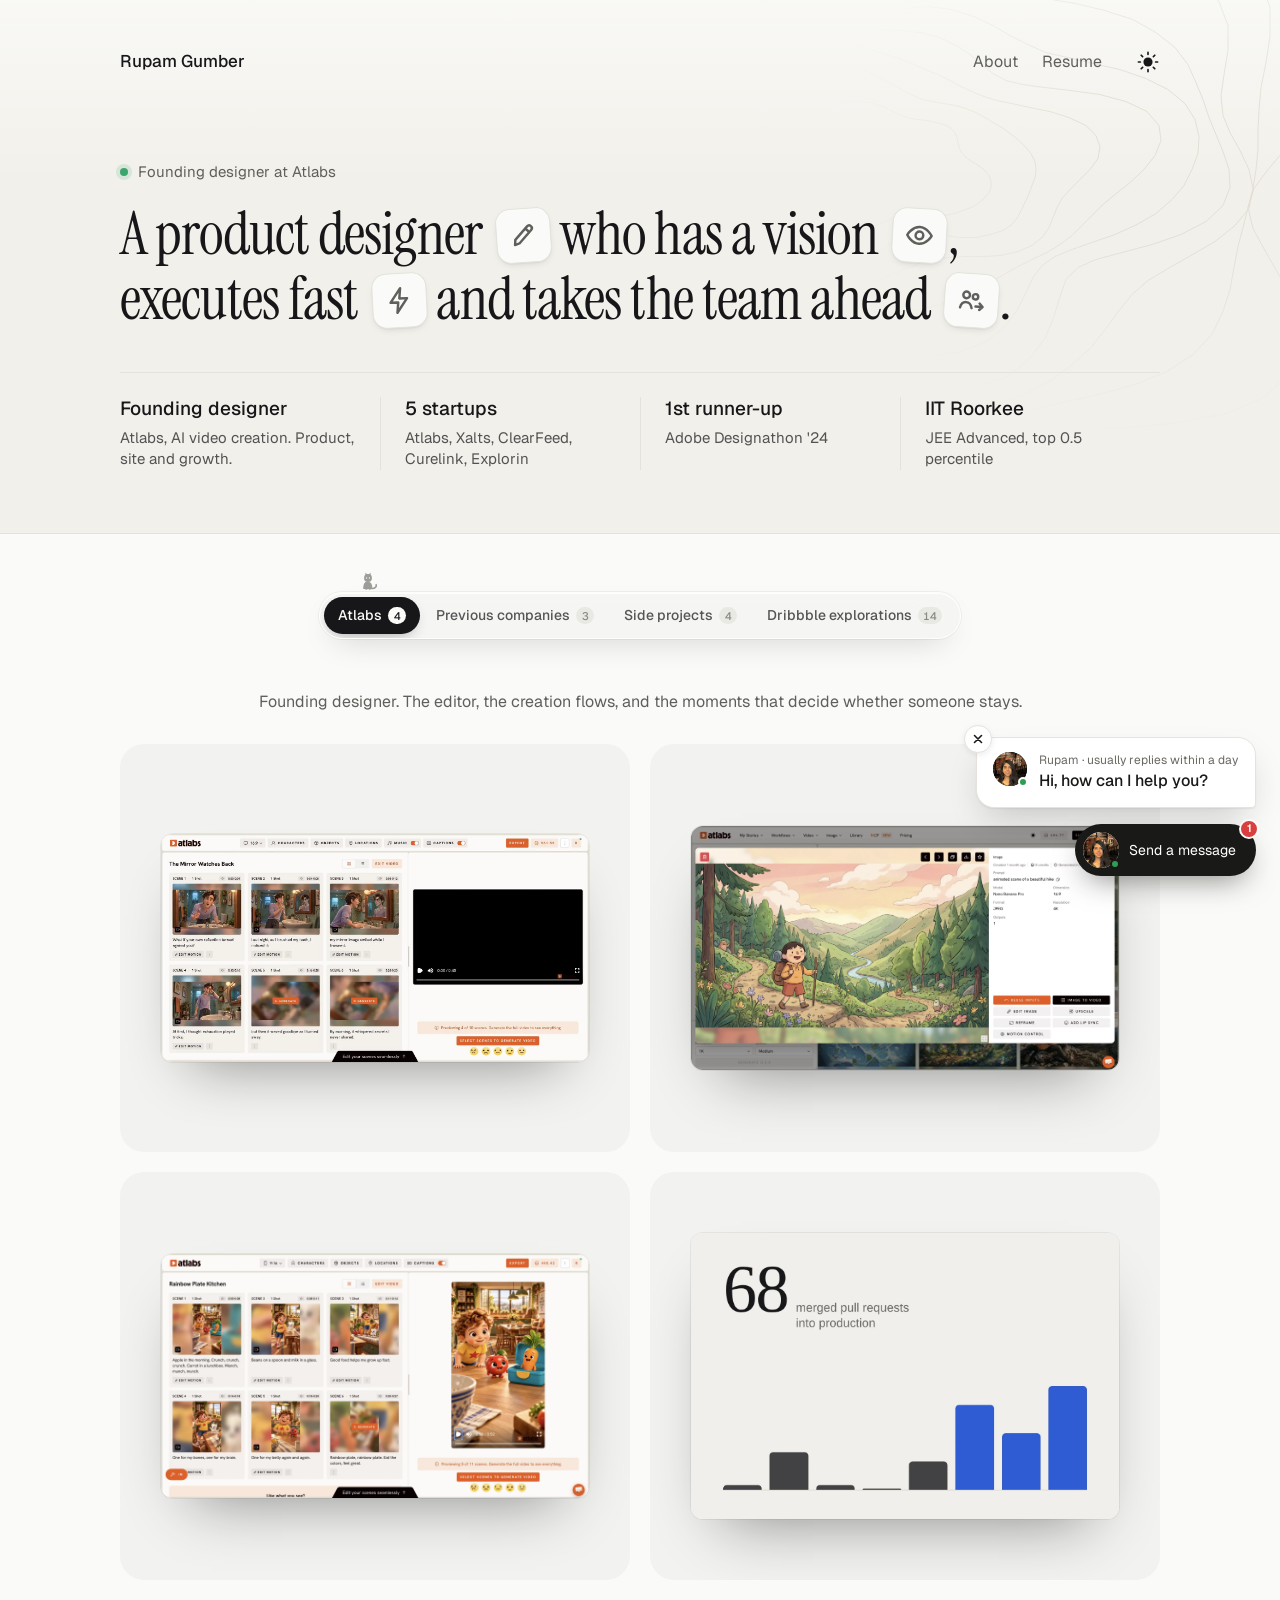
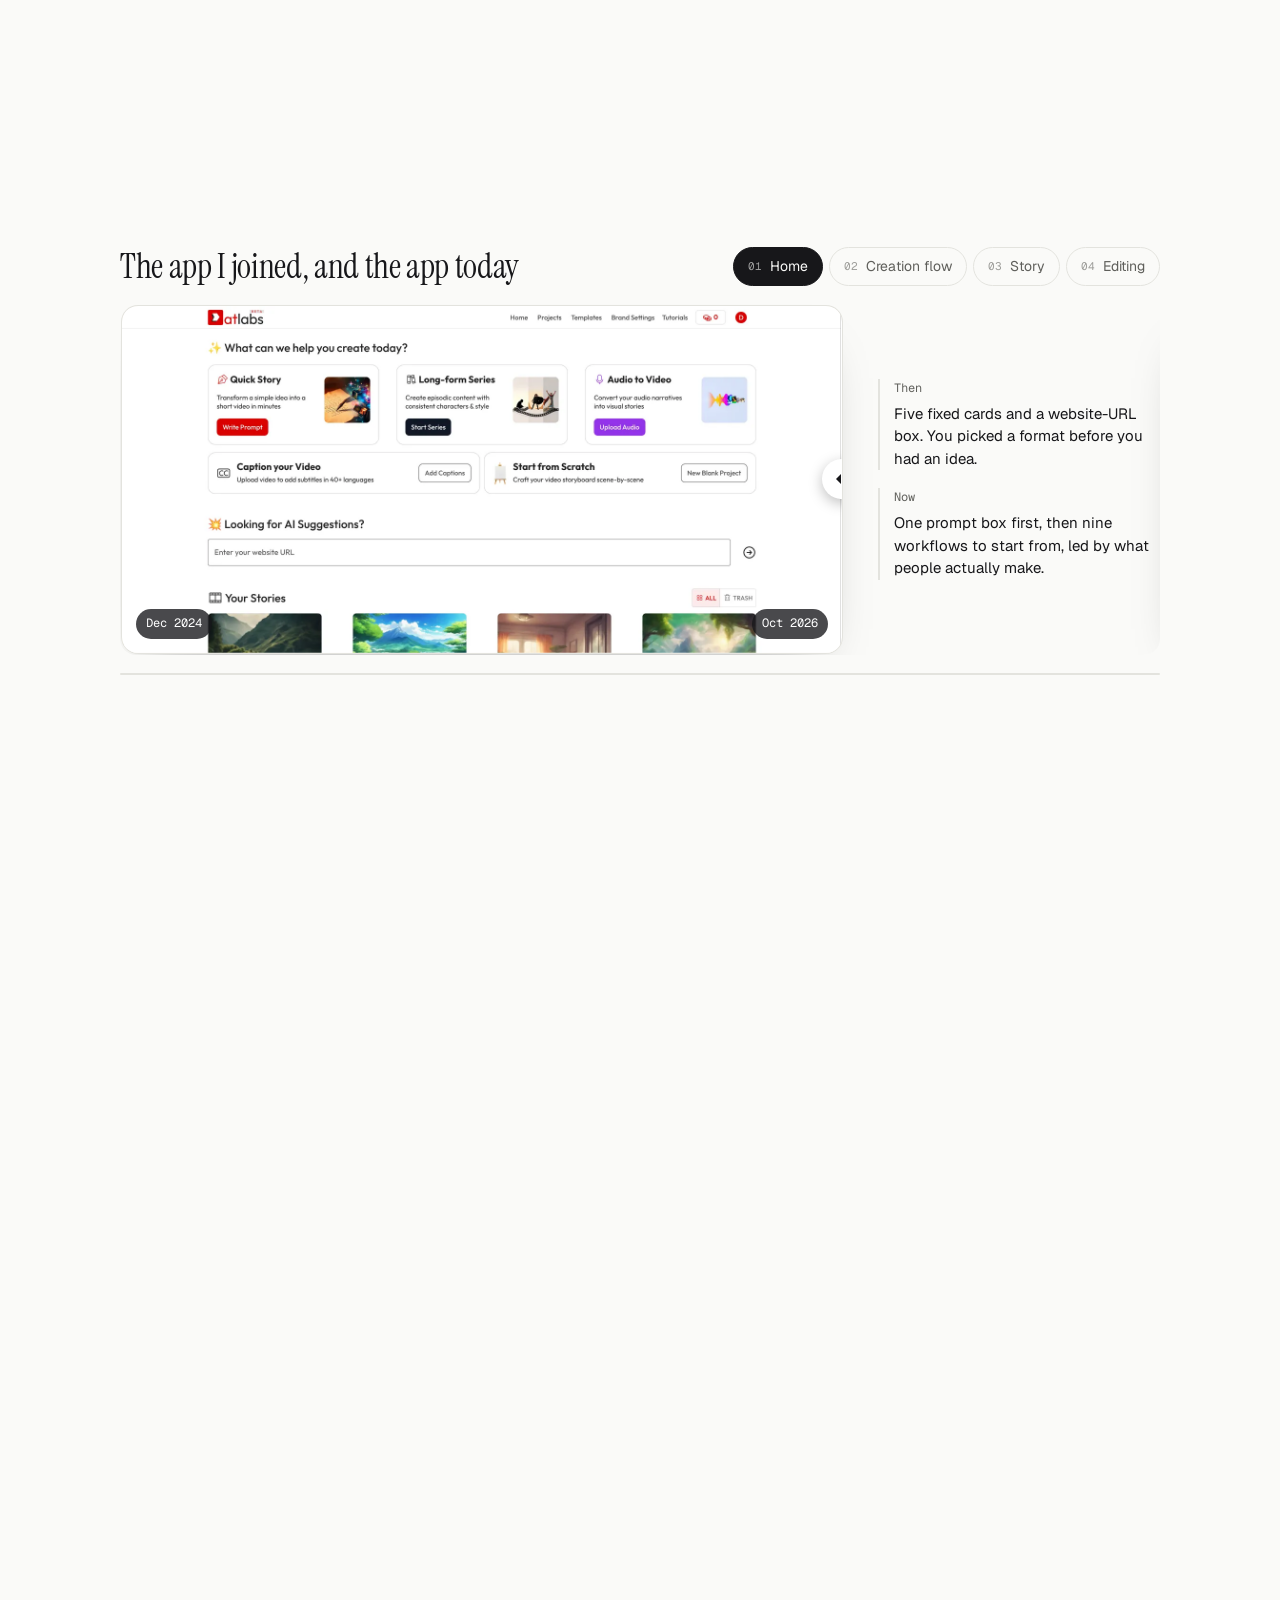
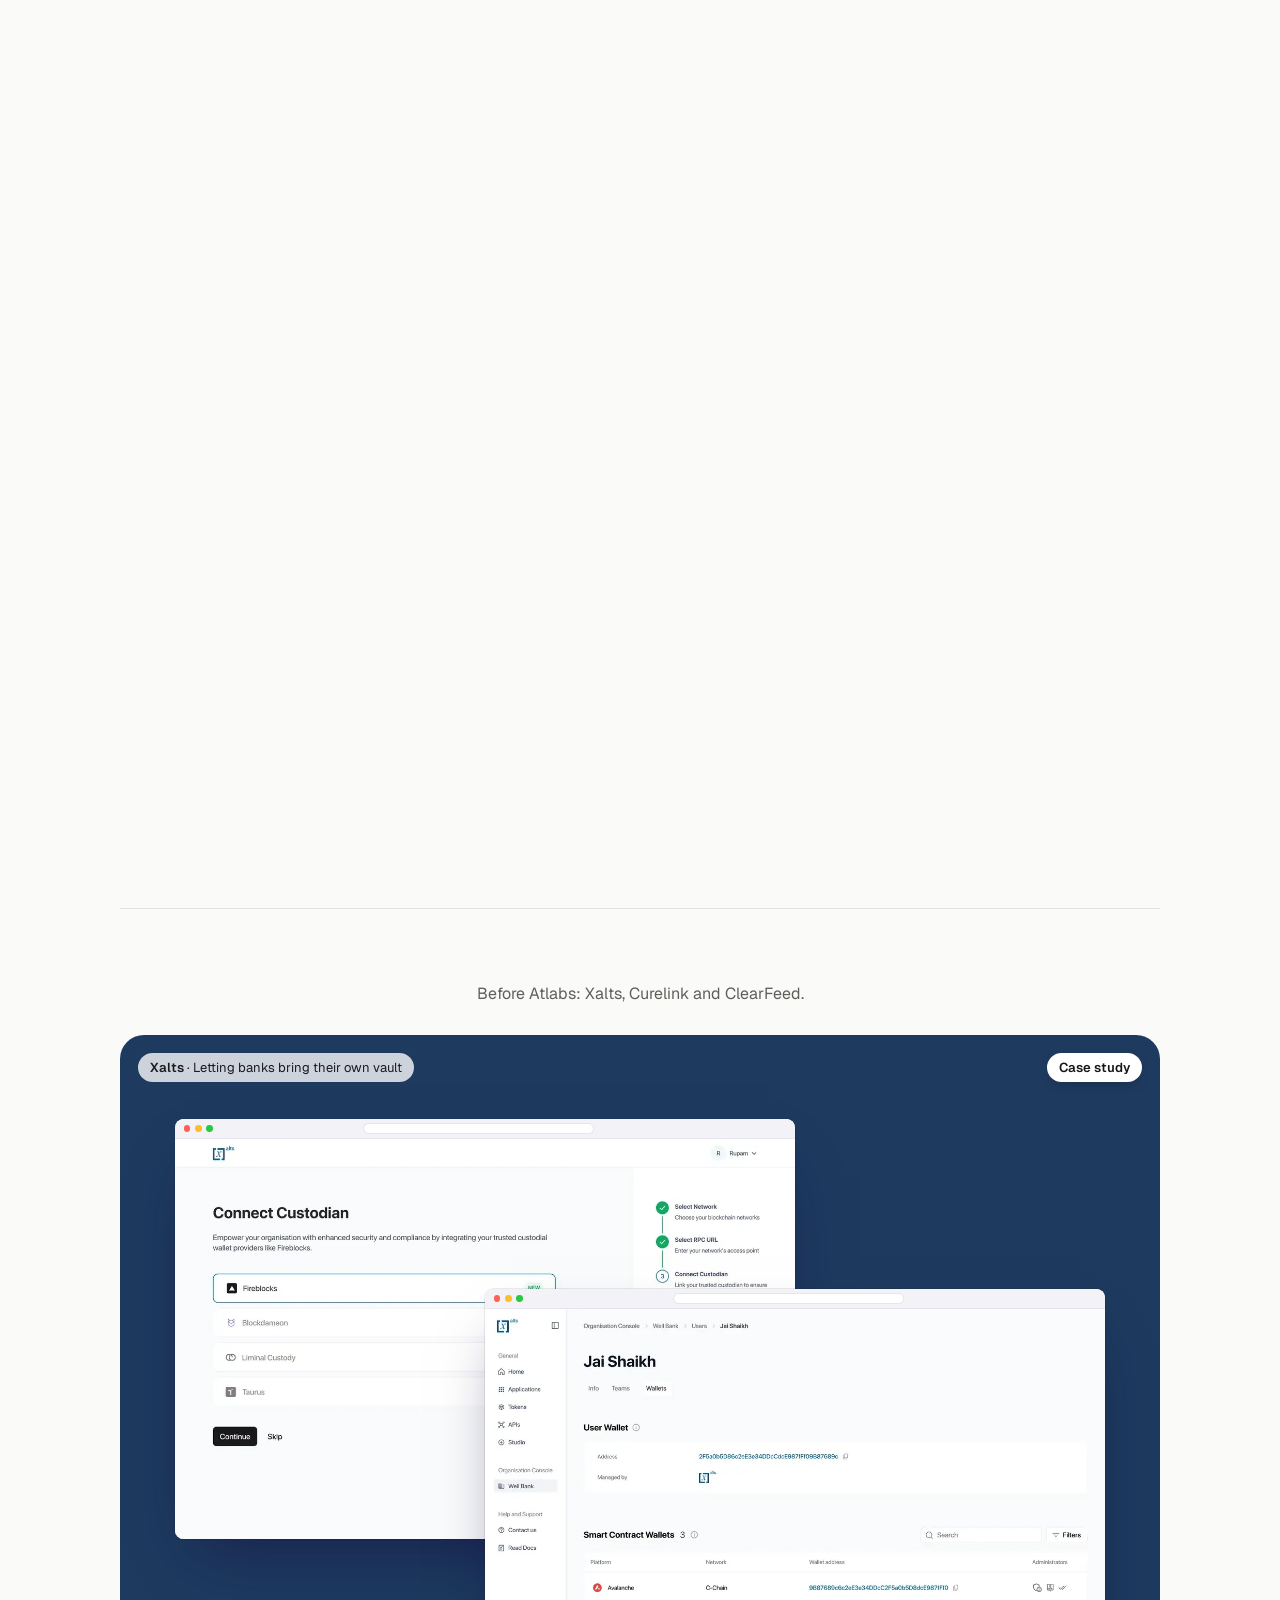
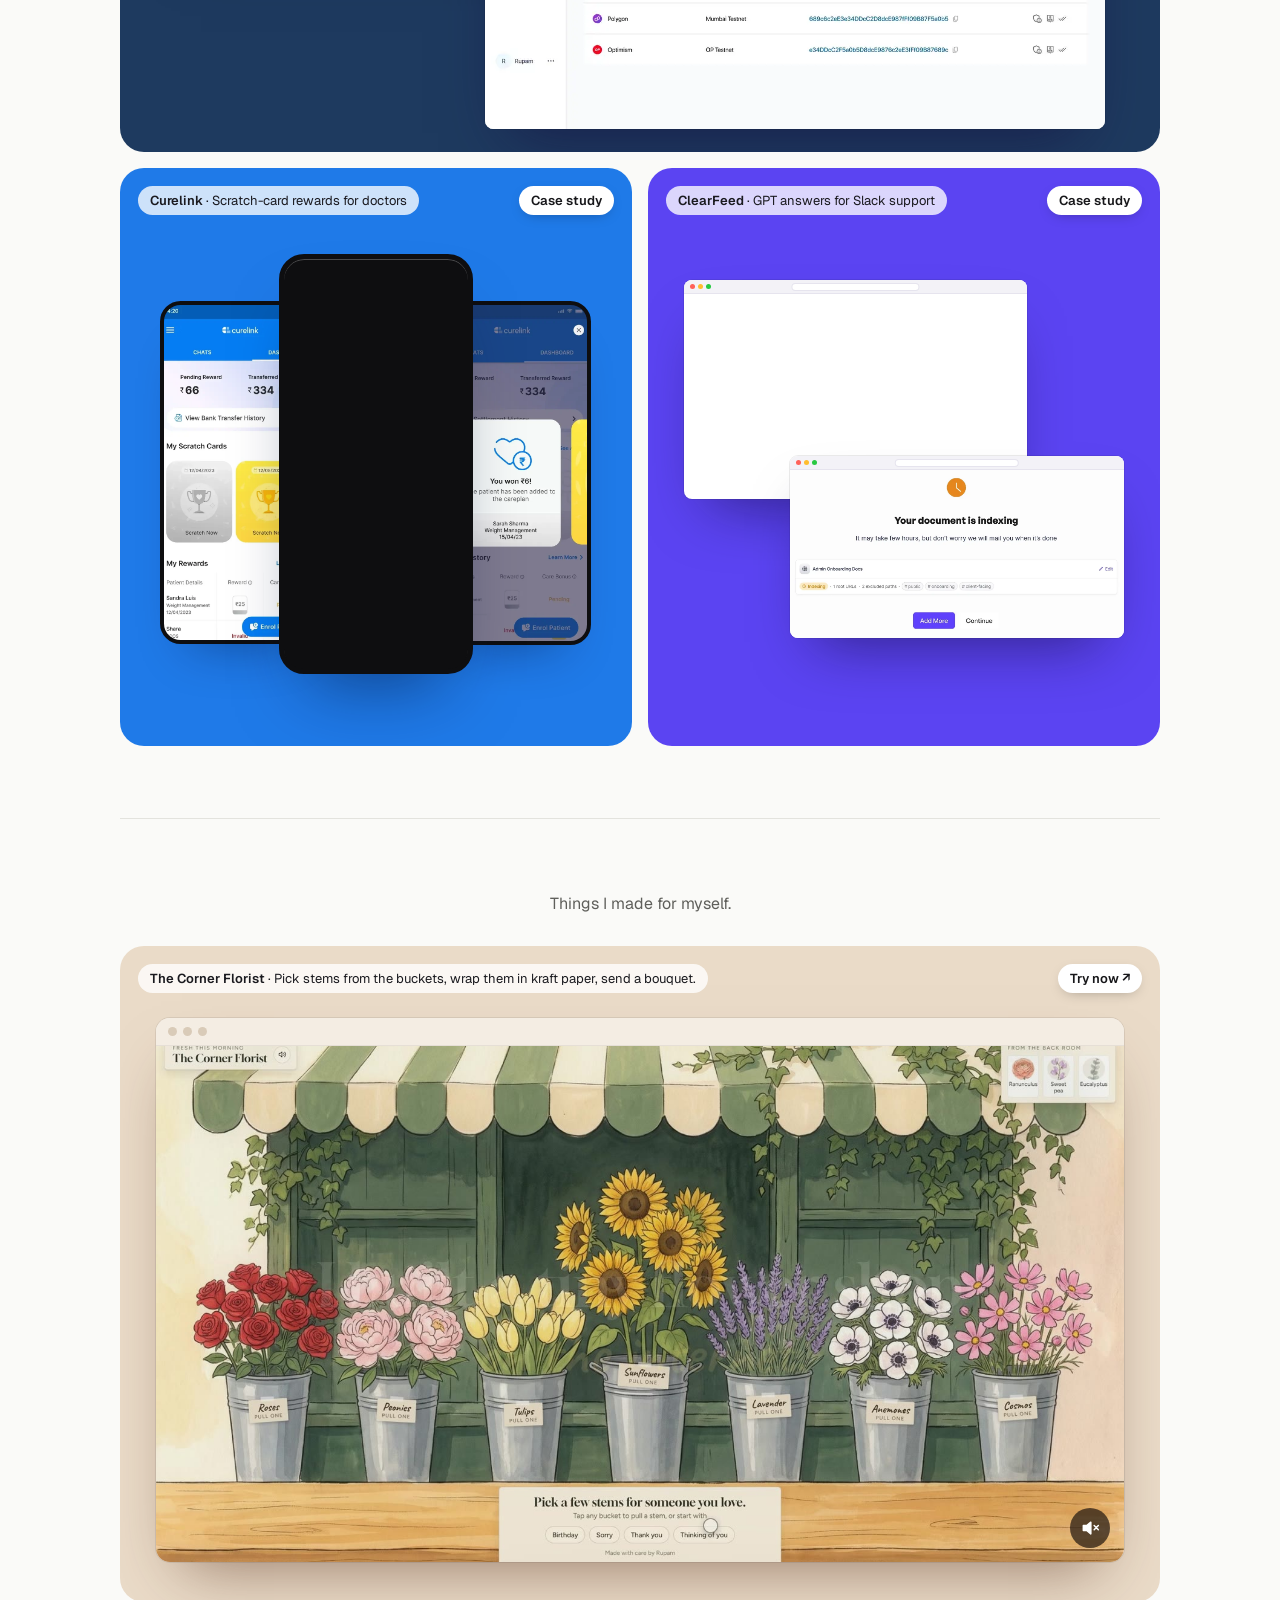
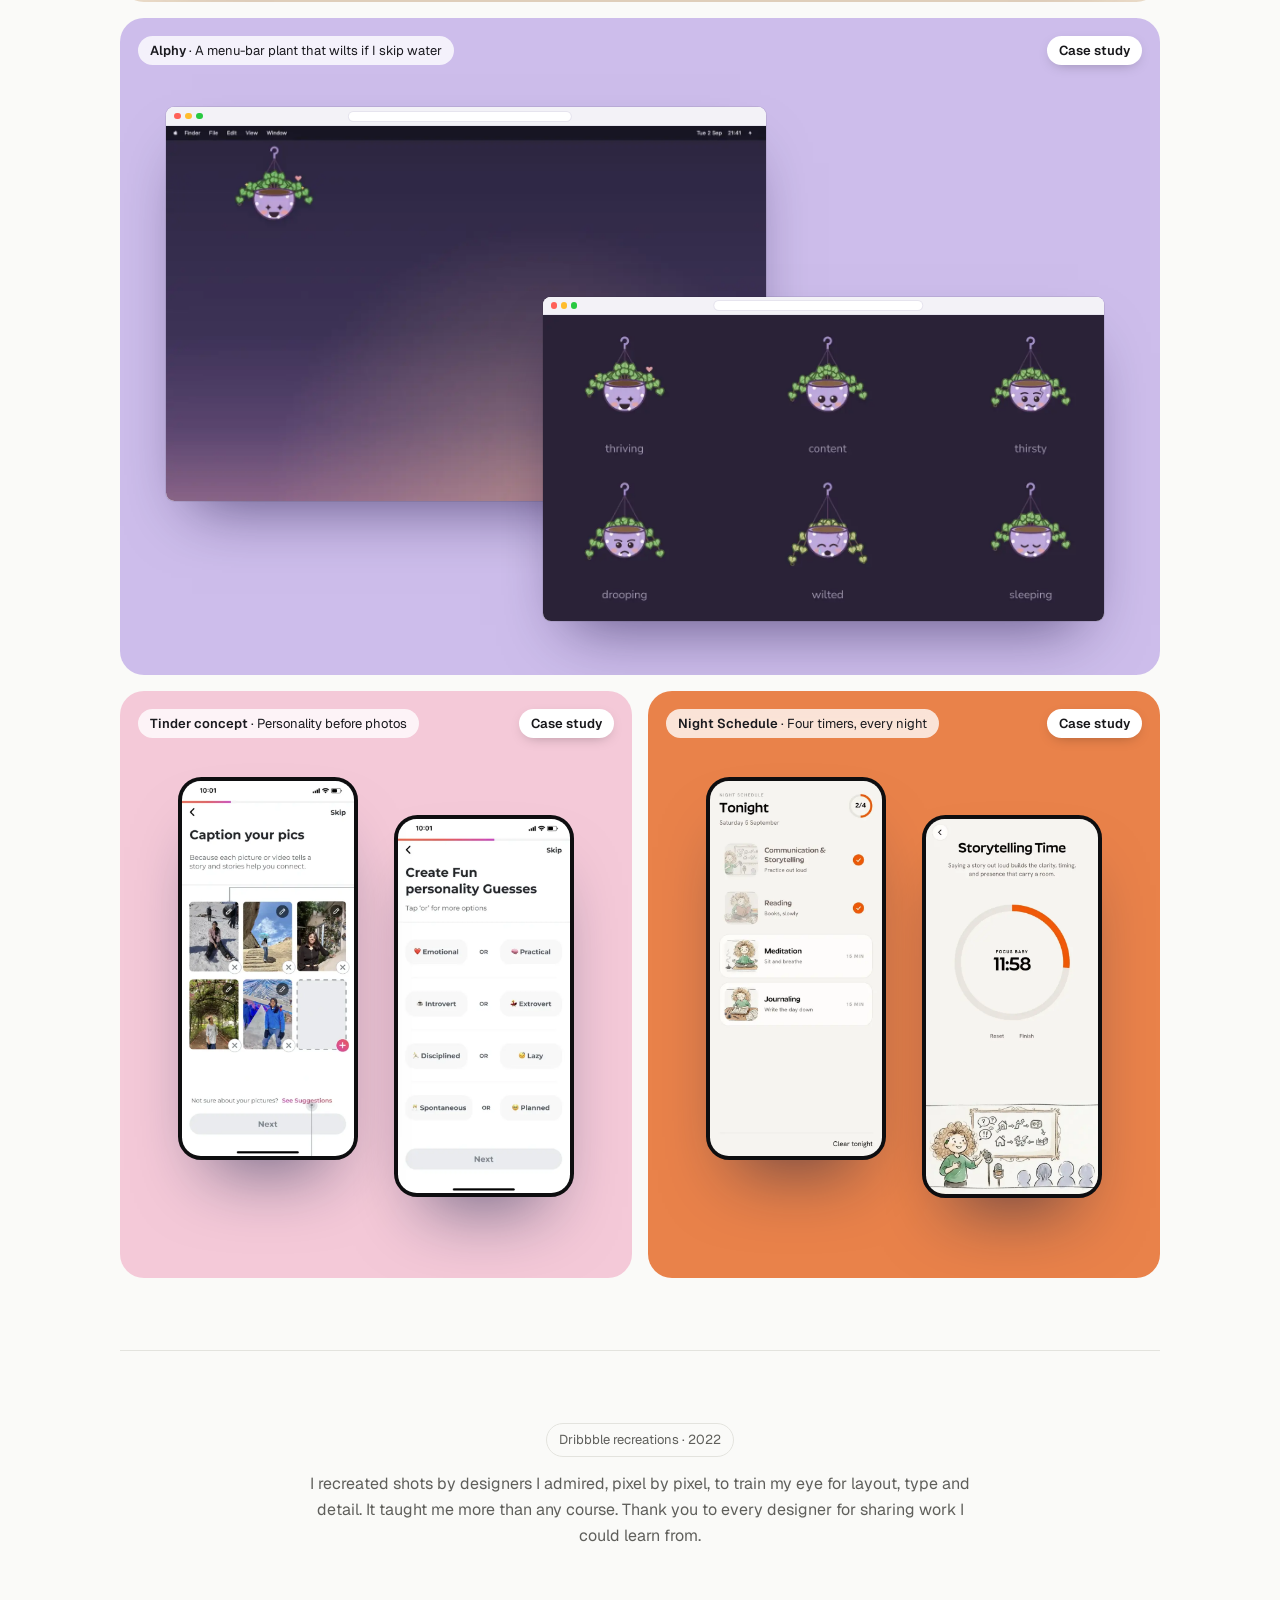
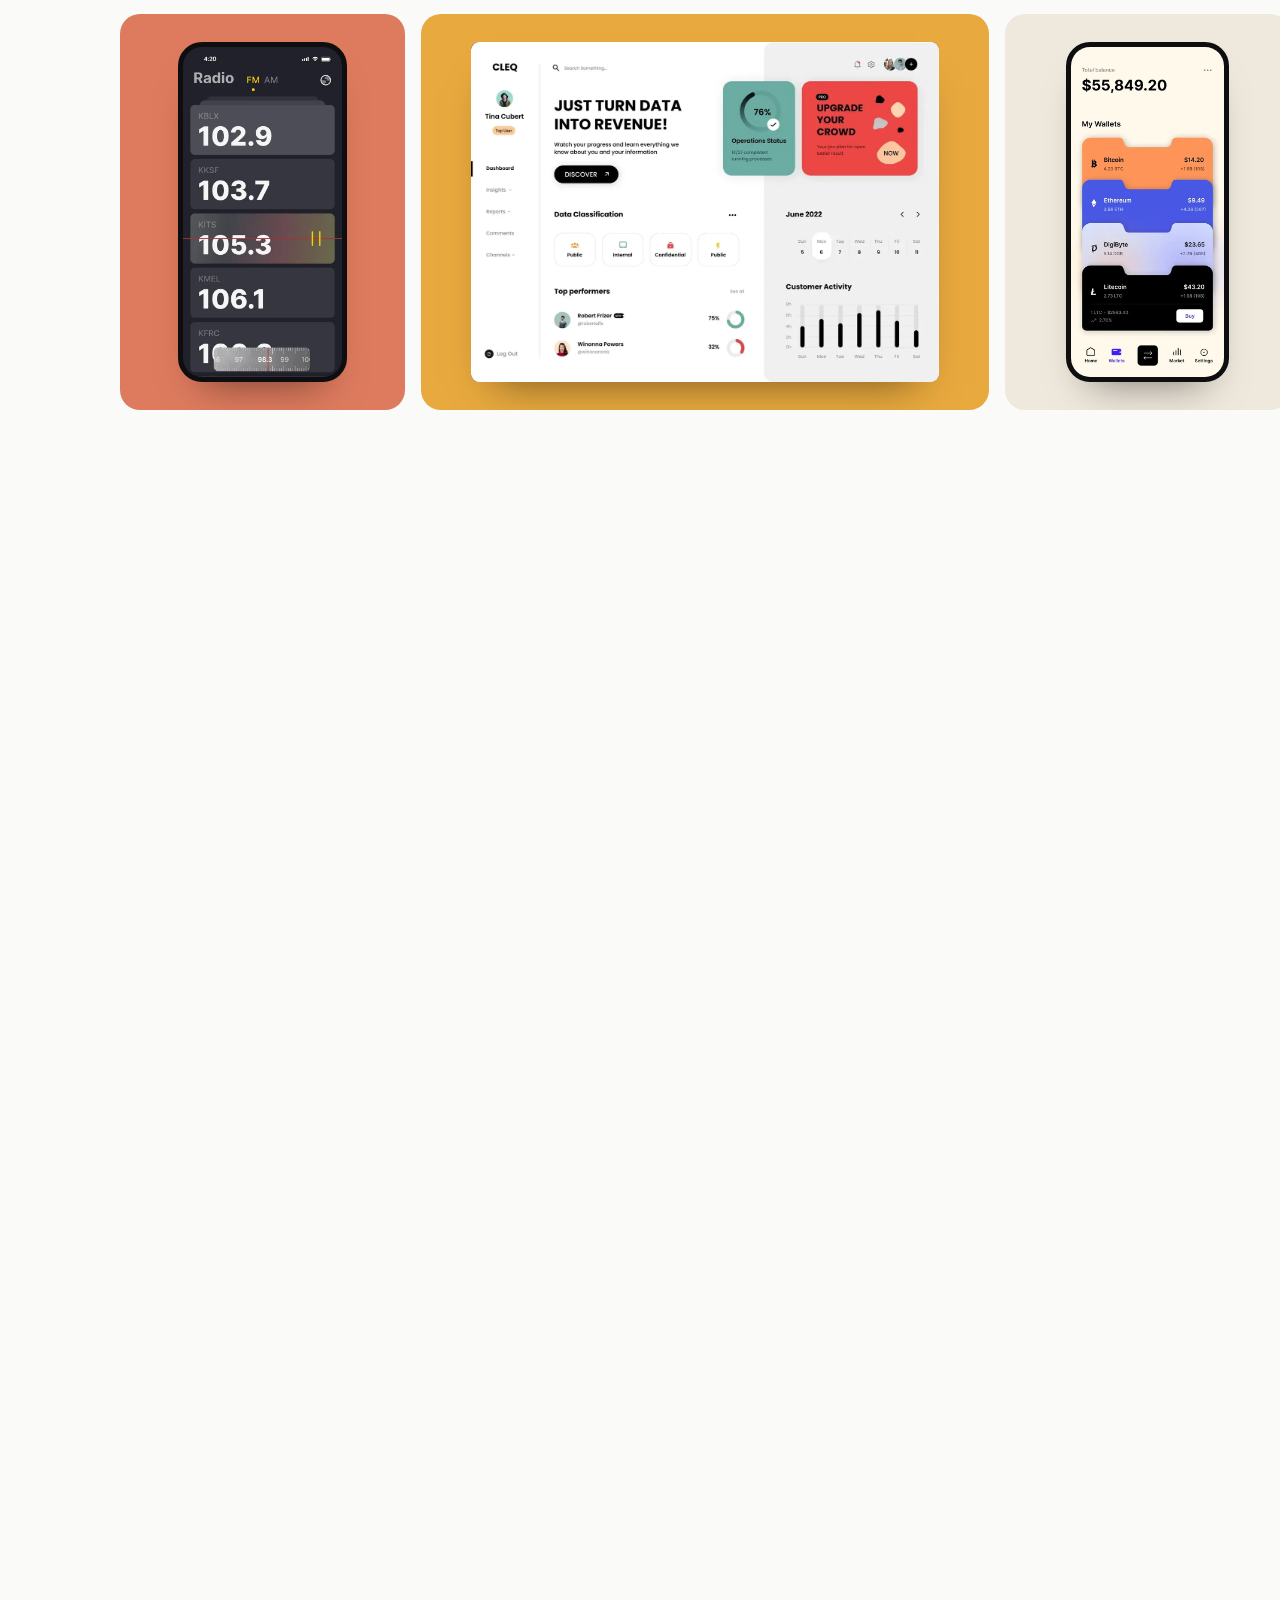
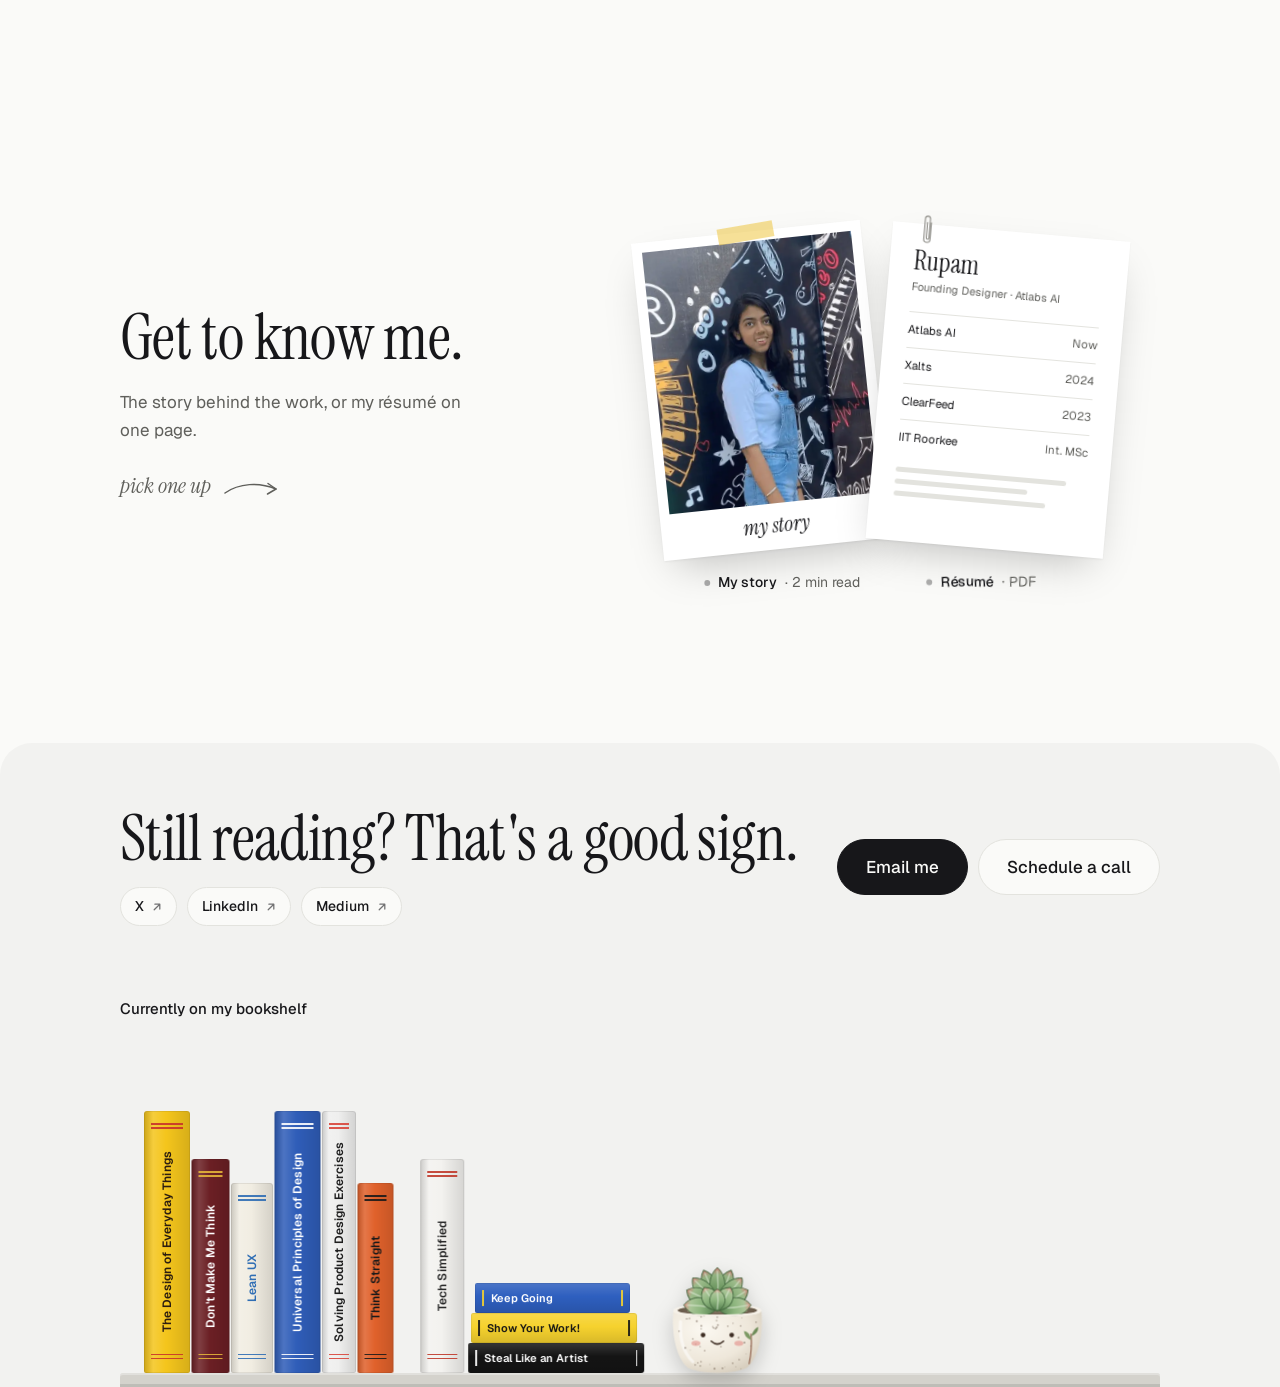
<file: work/clearfeed/index.html>
<!doctype html>
<html lang="en" data-theme="light">
<head>
<script>/* Diwali lights: set DIWALI_ON to true to switch them on (dark mode for everyone, lights on the home page). They switch off by themselves after the end date. */var DIWALI_ON=true;window.__diwali=DIWALI_ON&&Date.now()<Date.parse('2026-11-16T00:00:00+05:30');if(window.__diwali)document.documentElement.setAttribute('data-theme','dark');</script>
<meta charset="utf-8">
<meta name="viewport" content="width=device-width, initial-scale=1, viewport-fit=cover">
<link rel="apple-touch-icon" href="[data-uri]">
<link rel="preconnect" href="https://fonts.googleapis.com">
<link rel="preconnect" href="https://fonts.gstatic.com" crossorigin>
<link rel="stylesheet" href="https://fonts.googleapis.com/css2?family=Instrument+Serif:ital@0;1&family=Geist:wght@400;500;600&family=Caveat:wght@500;700&family=Geist+Mono:wght@400;500&display=swap">
<title>ClearFeed: GPT Answers for Slack Support — Rupam Gumber</title>
<meta name="description" content="B2B SaaS case study: setup, test and activation flows that let support teams auto-answer repeat Slack questions.">
<meta name="author" content="Rupam Gumber">
<meta name="robots" content="index,follow,max-image-preview:large">
<link rel="canonical" href="https://rupam.work/work/clearfeed/">
<meta property="og:type" content="article">
<meta property="og:site_name" content="Rupam Gumber">
<meta property="og:title" content="ClearFeed: GPT Answers for Slack Support — Rupam Gumber">
<meta property="og:description" content="B2B SaaS case study: setup, test and activation flows that let support teams auto-answer repeat Slack questions.">
<meta property="og:url" content="https://rupam.work/work/clearfeed/">
<meta property="og:image" content="https://rupam.work/og/clearfeed.jpg">
<meta property="og:image:width" content="1200"><meta property="og:image:height" content="630">
<meta property="og:image:alt" content="ClearFeed: answering a Slack question only once">
<meta name="twitter:card" content="summary_large_image">
<meta name="twitter:site" content="@rupam_gumber"><meta name="twitter:creator" content="@rupam_gumber">
<meta name="twitter:title" content="ClearFeed: GPT Answers for Slack Support — Rupam Gumber">
<meta name="twitter:description" content="B2B SaaS case study: setup, test and activation flows that let support teams auto-answer repeat Slack questions.">
<meta name="twitter:image" content="https://rupam.work/og/clearfeed.jpg">
<meta name="theme-color" content="#FAFAF8">
<link rel="icon" href="/favicon.ico" sizes="48x48">
<link rel="icon" href="/icon-32.png" type="image/png" sizes="32x32">
<link rel="apple-touch-icon" href="/apple-touch-icon.png">
<link rel="manifest" href="/site.webmanifest">
<link rel="stylesheet" href="/assets/app.css">
<script type="application/ld+json">[{"@context": "https://schema.org", "@type": "Article", "name": "ClearFeed: GPT Answers for Slack Support \u2014 Rupam Gumber", "url": "https://rupam.work/work/clearfeed/", "description": "B2B SaaS case study: setup, test and activation flows that let support teams auto-answer repeat Slack questions.", "author": {"@type": "Person", "name": "Rupam Gumber", "gender": "Female", "jobTitle": "Product Designer", "url": "https://rupam.work/"}, "headline": "ClearFeed: answering a Slack question only once", "image": "https://rupam.work/og/clearfeed.jpg", "datePublished": "2026-10-26", "dateModified": "2026-11-09", "about": {"@type": "Organization", "name": "ClearFeed"}, "primaryImageOfPage": {"@type": "ImageObject", "url": "https://rupam.work/og/clearfeed.jpg", "width": 1200, "height": 630}}, {"@context": "https://schema.org", "@type": "BreadcrumbList", "itemListElement": [{"@type": "ListItem", "position": 1, "name": "Home", "item": "https://rupam.work/"}, {"@type": "ListItem", "position": 2, "name": "ClearFeed: answering a Slack question only once", "item": "https://rupam.work/work/clearfeed/"}]}]</script>
<script src="/assets/router.js"></script>
</head>
<body>


<div class="wrap">
  <header class="top">
    <a class="name" href="#/">Rupam Gumber</a>
    <nav aria-label="Main">
      <a href="#/about" data-r="about">About</a>
      <a href="#/resume" data-resume>Resume</a>
      <button class="theme-btn" type="button" id="theme-btn" aria-label="Switch to dark mode">
        <svg viewBox="0 0 24 24" aria-hidden="true">
          <mask id="bite-mask"><rect x="-6" y="-6" width="36" height="36" fill="#fff"/><circle class="bite" cx="25" cy="-1" r="6" fill="#000"/></mask>
          <circle class="core" cx="12" cy="12" r="5" fill="currentColor" mask="url(#bite-mask)"/>
          <g class="rays" stroke="currentColor" stroke-width="1.8" stroke-linecap="round"><path d="M12 1.5v2.2M12 20.3v2.2M1.5 12h2.2M20.3 12h2.2M4.6 4.6l1.5 1.5M17.9 17.9l1.5 1.5M4.6 19.4l1.5-1.5M17.9 6.1l1.5-1.5"/></g>
        </svg>
      </button>
    </nav>
  </header>
  <div id="app"><main>
<section class="ph text"><a class="back" href="#/work/previous/clearfeed">Back to home</a><h1>Answering the same Slack question only once</h1><p>ClearFeed's customers run support inside Slack, and the same questions kept coming back. I designed how a support head plugs their docs into GPT, checks the answers, and switches automated replies on.</p></section>
<div class="facts"><div><span>Role</span>Product Design Intern</div><div><span>Team</span>1 PM, 4 developers, 2 data scientists, 1 researcher</div><div><span>Timeline</span>2.5 months, Jan–Sep '23 internship</div><div><span>Platform</span>Web</div></div>
<section class="sec"><h2 class="lab">A 30-second primer</h2><div class="text"><p>Lots of B2B companies, especially in the US, support their customers in shared Slack channels. It's fast and people love it, until there are hundreds of channels and nobody knows which question is open, who owns it, or which ones are about to breach an SLA.</p><p>ClearFeed sits on top of Slack and turns those channels into a proper support queue, with a dashboard for response insights.</p></div></section>
<section class="sec"><h2 class="lab">The problem</h2><div class="text"><p class="quote">Support teams were answering the same questions again and again, by digging through docs and old replies each time.</p><p>It slowed every agent down. And after ChatGPT, every support leader was asking some version of this:</p></div></section>
<blockquote class="cs-quote"><p>“How can these AI systems be more efficient? How can our agents not have to respond to so many user queries at all? And how can we make it easier for agents to resolve problems?”</p></blockquote>
<section class="sec"><h2 class="lab">What we heard</h2><div><p class="text" style="color:var(--mute)">We ran interviews, rewatched old recordings, read what support leaders were writing, and I sat with ClearFeed's own support team to watch how they worked. Interviews were expensive, so we saved them for support heads.</p></div></section>
<ol class="cs-insights"><li><span class="cs-ic" aria-hidden="true"><svg viewBox="0 0 24 24"><path d="M17 2l3 3-3 3"></path><path d="M4 11V9a4 4 0 0 1 4-4h12"></path><path d="M7 22l-3-3 3-3"></path><path d="M20 13v2a4 4 0 0 1-4 4H4"></path></svg></span><p>Support teams have been <mark>aware of this problem</mark>, repeat questions, for years.</p></li><li><span class="cs-ic" aria-hidden="true"><svg viewBox="0 0 24 24"><path d="M4 5.5A2.5 2.5 0 0 1 6.5 3H20v15H6.5A2.5 2.5 0 0 0 4 20.5z"></path><path d="M4 20.5A2.5 2.5 0 0 0 6.5 23H20v-5"></path><path d="M8 8h8M8 11.5h6"></path></svg></span><p>On top of their docs, they had <mark>invested in FAQs and knowledge bases</mark> for customers.</p></li><li><span class="cs-ic" aria-hidden="true"><svg viewBox="0 0 24 24"><path d="M4 6.5A2.5 2.5 0 0 1 6.5 4h11A2.5 2.5 0 0 1 20 6.5v8a2.5 2.5 0 0 1-2.5 2.5H10l-4.2 3.2c-.5.4-1.3 0-1.3-.6V17A2.5 2.5 0 0 1 4 14.5Z"></path></svg></span><p><mark>85% of users prefer asking in Slack</mark> instead of searching a support portal.</p></li><li><span class="cs-ic" aria-hidden="true"><svg viewBox="0 0 24 24"><circle cx="12" cy="12" r="8.5"></circle><path d="M12 7.5V12l3 2"></path></svg></span><p>Keeping those <mark>knowledge bases up to date</mark> was a constant struggle.</p></li><li><span class="cs-ic" aria-hidden="true"><svg viewBox="0 0 24 24"><path d="M12 3v4M12 17v4M3 12h4M17 12h4M6 6l2.5 2.5M15.5 15.5 18 18M6 18l2.5-2.5M15.5 8.5 18 6"></path></svg></span><p>Ironically, <mark>Slack channels themselves</mark> are one of the best sources of knowledge.</p></li></ol>
<section class="sec"><h2 class="lab">What it adds up to</h2><div class="heard">
  <div>Knowledge bases existed, but agents rarely used them, so the same answer got rewritten by hand.</div>
  <div>A steady stream of repeat questions buried the urgent, unusual ones.</div>
  <div>More repeat questions meant more people, which made support expensive to scale.</div>
  <div>Replies varied from agent to agent, so customers got an inconsistent experience.</div>
</div></section>
<section class="sec"><h2 class="lab">Who I designed for</h2><div class="text"><p>The Head of Customer Support, the person who sets this up. Think David: 15 years in support, 7 leading a team, measured on SLAs, response times and how stretched his team feels.</p><p>His job with our feature came down to three things.</p></div></section>
<div class="cs-steps"><div class="cs-step"><span class="cs-ic" aria-hidden="true"><svg viewBox="0 0 24 24"><circle cx="6" cy="5" r="2"></circle><path d="M6 7v4a4 4 0 0 0 4 4h8"></path><path d="M15 12l3 3-3 3"></path></svg></span><b>Index</b><p>Connect public and private docs to GPT within hours, by pasting URLs or using ready-made connectors.</p></div><div class="cs-step"><span class="cs-ic" aria-hidden="true"><svg viewBox="0 0 24 24"><circle cx="12" cy="12" r="8.5"></circle><path d="M8.5 12.2l2.4 2.4 4.6-5"></path></svg></span><b>Test</b><p>Ask real questions and check how accurate and relevant the answers are, before any customer sees them.</p></div><div class="cs-step"><span class="cs-ic" aria-hidden="true"><svg viewBox="0 0 24 24"><rect x="2.5" y="7" width="19" height="10" rx="5"></rect><circle cx="16.5" cy="12" r="3"></circle></svg></span><b>Activate</b><p>Switch GPT answers on for a triage channel, so the easy questions get deflected.</p></div></div>
<section class="sec"><h2 class="lab">Two halves, two designers</h2><p class="text">I owned the setup in the web app. Suraj Mahraj, my senior, owned how it shows up in Slack. We met often, since each half depended on the other, and he unblocked me more than once.</p></section>
<div class="cs-parts">
  <div class="cs-part2"><span class="n">Part 01</span><b>Configuring the data sources and setting them up</b><span class="who" style="--c:#F2C94C;--t:#1A1A1F"><svg viewBox="0 0 24 24" aria-hidden="true"><path d="M4 3l15 7-6.3 2-3 6.8z" fill="#F2C94C" stroke="#fff" stroke-width="1.6" stroke-linejoin="round"></path></svg><i>Rupam Gumber</i></span></div>
  <span class="plus" aria-hidden="true">+</span>
  <div class="cs-part2"><span class="n">Part 02</span><b>Seeing it in action on Slack</b><span class="who" style="--c:#E0603A;--t:#fff"><svg viewBox="0 0 24 24" aria-hidden="true"><path d="M4 3l15 7-6.3 2-3 6.8z" fill="#E0603A" stroke="#fff" stroke-width="1.6" stroke-linejoin="round"></path></svg><i>Suraj Mahraj</i></span></div>
</div>
<section class="sec"><h2 class="lab">Sketching first</h2><div class="text"><p>Coffee, paper, and a lot of versions of how the three steps could sit together in one flow, before anything went into Figma.</p></div></section>
<figure class="cs-img"><button class="zoom" type="button" data-zoom="cf_sketch" aria-label="Enlarge Early sketches"><img loading="lazy" decoding="async" src="/m/34d204716b75.webp" width="1612" height="735" alt=""></button></figure>
<section class="sec"><h2 class="lab">Step 1: index</h2><div class="text"><p>There are dozens of possible sources, so I asked customers directly. ClearFeed can broadcast a message to every customer channel, so I used it as a poll. Public documentation and Confluence came out on top, and became the first release.</p><p>Then I sat with the data science team to learn exactly what each source needs to connect, so the forms asked for nothing extra.</p></div></section>
<div class="cs-two cs-eq">
  <figure class="cs-slack"><div class="cs-msg"><img class="av" src="/m/ac0e9aef0b19.webp" alt="" width="36" height="36"><div><p class="meta"><b>Rupam Gumber</b><span>11:55</span></p><p>Hi, I'm looking for your input on which data source you use most. I'm designing GPT Powered Automated Answers, and the most popular sources will be released first. Options below; reply if you use something else.</p><ol><li>Public data sources</li><li>Confluence</li><li>Zendesk</li><li>Freshdesk</li><li>Intercom</li></ol></div></div><figcaption>The poll, sent to every customer channel at once</figcaption></figure>
  <figure class="cs-fields"><div class="cs-fields-in">
    <div><b>Source 1: Public docs</b><ul><li>Name of the source</li><li>Tags, like version or type</li><li>One or more URLs</li><li>One or more excluded URLs</li></ul></div>
    <div><b>Source 2: Confluence</b><ul><li>Name of the source</li><li>Tags, like version or type</li><li>Space name: index every page, or pick pages</li></ul></div>
  </div><figcaption>What each source needs, agreed with data science</figcaption></figure>
</div>
<section class="cs-iters" aria-labelledby="it-h">
  <div class="it-head"><div><p class="it-k">Iterations</p><h3 id="it-h">What changed before the final version</h3></div><div class="it-tabs" role="group" aria-label="Screen"><button type="button" class="it-tab" data-it="intro" aria-pressed="true">Introductory screen</button><button type="button" class="it-tab" data-it="details" aria-pressed="false">Details screen</button><button type="button" class="it-tab" data-it="final" aria-pressed="false">Final screen</button></div></div>
  <div class="it-panel" data-itp="intro"><div class="it-side"><p class="it-v">Iteration 1</p><div class="cs-win sm"><div class="bar" aria-hidden="true"><i></i><i></i><i></i></div><button class="zoom" type="button" data-zoom="cf_it1" aria-label="Enlarge Iteration 1"><img loading="lazy" decoding="async" src="/m/31d0445edd78.webp" width="1400" height="839" alt=""></button></div><ul class="it-notes"><li class="g">Consistent with our other empty states</li><li class="b">The value wasn't clear</li></ul></div><div class="it-side"><p class="it-v">Iteration 2 <em>Shipped</em></p><div class="cs-win sm"><div class="bar" aria-hidden="true"><i></i><i></i><i></i></div><button class="zoom" type="button" data-zoom="cf_it2" aria-label="Enlarge Iteration 2"><img loading="lazy" decoding="async" src="/m/6beaa407d3fa.webp" width="1400" height="836" alt=""></button></div><ul class="it-notes"><li class="g">Clarity over consistency: an animation shows what it does</li><li class="g">Reads as an introduction, not an empty state</li></ul></div></div><div class="it-panel" data-itp="details" hidden=""><div class="it-side"><p class="it-v">Iteration 1</p><div class="cs-win sm"><div class="bar" aria-hidden="true"><i></i><i></i><i></i></div><button class="zoom" type="button" data-zoom="cf_it3" aria-label="Enlarge Iteration 1"><img loading="lazy" decoding="async" src="/m/47648e670fe7.webp" width="1400" height="839" alt=""></button></div><ul class="it-notes"><li class="b">As a side sheet, the animation behind it still distracted, even dimmed</li></ul></div><div class="it-side"><p class="it-v">Iteration 2 <em>Shipped</em></p><div class="cs-win sm"><div class="bar" aria-hidden="true"><i></i><i></i><i></i></div><button class="zoom" type="button" data-zoom="cf_it4" aria-label="Enlarge Iteration 2"><img loading="lazy" decoding="async" src="/m/b61825daca71.webp" width="1400" height="839" alt=""></button></div><ul class="it-notes"><li class="g">A calmer, more stable full screen</li></ul></div></div><div class="it-panel" data-itp="final" hidden=""><div class="it-side"><p class="it-v">Iteration 1</p><div class="cs-win sm"><div class="bar" aria-hidden="true"><i></i><i></i><i></i></div><button class="zoom" type="button" data-zoom="cf_it5" aria-label="Enlarge Iteration 1"><img loading="lazy" decoding="async" src="/m/83314b470da6.webp" width="1400" height="840" alt=""></button></div><ul class="it-notes"><li class="b">A table couldn't fit all the tags</li><li class="b">Most teams have 4–5 sources, so a table was overkill</li></ul></div><div class="it-side"><p class="it-v">Iteration 2 <em>Shipped</em></p><div class="cs-win sm"><div class="bar" aria-hidden="true"><i></i><i></i><i></i></div><button class="zoom" type="button" data-zoom="cf_it6" aria-label="Enlarge Iteration 2"><img loading="lazy" decoding="async" src="/m/ff801cac0e26.webp" width="1400" height="839" alt=""></button></div><ul class="it-notes"><li class="g">Clearer hierarchy: name, status and tags in one card</li></ul></div></div>
</section>
<section class="sec"><h2 class="lab">The final flow</h2><div><p class="text" style="color:var(--mute)">Minimal on purpose: fewer choices meant fewer setup mistakes and a faster first run.</p>
<div class="decs">
  <div><b>An intro that shows, not tells</b><p>The first screen animates what the feature does, so nobody has to read a wall of text to get it.</p></div>
  <div><b>Pick a source, fill a short form</b><p>Clear labels and tooltips where people usually got stuck.</p></div>
  <div><b>Progress you can see</b><p>Indexing takes time, so live status keeps expectations right and builds trust.</p></div>
  <div><b>Status at a glance</b><p>Colour-coded indexing, failed and indexed states across every source.</p></div>
</div></div></section>
<figure class="cs-mock"><div class="cs-win"><div class="bar" aria-hidden="true"><i></i><i></i><i></i><span>app.clearfeed.ai</span></div><button class="zoom" type="button" data-zoom="cf_fs1" aria-label="Enlarge Index public documentation"><img loading="lazy" decoding="async" src="/m/745491274b2a.webp" width="2000" height="1198" alt=""></button></div><figcaption>Adding a public docs source</figcaption></figure>
<figure class="cs-mock"><div class="cs-win"><div class="bar" aria-hidden="true"><i></i><i></i><i></i><span>app.clearfeed.ai</span></div><button class="zoom" type="button" data-zoom="cf_fs2" aria-label="Enlarge Index Confluence"><img loading="lazy" decoding="async" src="/m/77ee7abc1b21.webp" width="2000" height="1296" alt=""></button></div><figcaption>Adding Confluence, with spaces and pages to pick</figcaption></figure>
<figure class="cs-mock"><div class="cs-win"><div class="bar" aria-hidden="true"><i></i><i></i><i></i><span>app.clearfeed.ai</span></div><button class="zoom" type="button" data-zoom="cf_fs3" aria-label="Enlarge Data sources overview"><img loading="lazy" decoding="async" src="/m/4dde64a846e8.webp" width="2000" height="1199" alt=""></button></div><figcaption>Every source and its status at a glance</figcaption></figure>
<figure class="cs-mock bare"><button class="zoom" type="button" data-zoom="cf_fs4" aria-label="Enlarge Eight key screens and twelve components"><img loading="lazy" decoding="async" src="/m/d29e52ba0fe4.webp" width="2000" height="1125" alt=""></button><figcaption>Eight key screens, twelve new components</figcaption></figure>
<section class="sec"><h2 class="lab">Step 2: test</h2><div class="text"><p>Support heads wanted to double-check that their docs were really indexed before trusting the bot. I borrowed the pattern from simple ask-and-answer web apps, mapped the information it needed, and showed both the generated answer and the search results behind it.</p></div></section>
<figure class="cs-tree2" role="img" aria-label="The test screen holds three things: select data sources, the question input, and the output with references and search results.">
  <div class="root"><span class="dot"></span>Test screen</div>
  <div class="links" aria-hidden="true"></div>
  <div class="kids">
    <div><span class="cs-ic"><svg viewBox="0 0 24 24" aria-hidden="true"><ellipse cx="12" cy="6" rx="7" ry="2.8"></ellipse><path d="M5 6v6c0 1.5 3.1 2.8 7 2.8s7-1.3 7-2.8V6M5 12v6c0 1.5 3.1 2.8 7 2.8s7-1.3 7-2.8v-6"></path></svg></span><b>Select data sources</b><span>Which docs to test against</span></div>
    <div><span class="cs-ic"><svg viewBox="0 0 24 24" aria-hidden="true"><rect x="3" y="7" width="18" height="10" rx="3"></rect><path d="M7 12h6"></path><path d="M16 10.5v3"></path></svg></span><b>Input</b><span>A real question to ask</span></div>
    <div><span class="cs-ic"><svg viewBox="0 0 24 24" aria-hidden="true"><path d="M6 4h12v16H6z"></path><path d="M9 8.5h6M9 12h6M9 15.5h3.5"></path></svg></span><b>Output</b><span>The answer, plus references and search results</span></div>
  </div>
  <figcaption>What the test screen needed to hold</figcaption>
</figure>
<section class="sec"><h2 class="lab">Step 3: activate</h2><div class="text"><p>Pricing was set per generated answer, so answering everything could get expensive. I added a second mode where an answer is only generated when an agent reacts with an emoji. A single toggle turns it on or off, and teams choose how many answers to generate.</p></div></section>
<figure class="cs-flow2" role="img" aria-label="Activation: step 1, select data sources. Step 2, select a mode: automatic, recommended, which drafts an answer for every query, or emoji, which only drafts one when an agent reacts.">
  <div class="stp"><span class="num">1</span><b>Select data sources</b><span>All sources, or a chosen few</span></div>
  <svg class="arr" viewBox="0 0 48 12" aria-hidden="true"><path d="M0 6h44M39 1l5 5-5 5"></path></svg>
  <div class="stp"><span class="num">2</span><b>Select mode</b>
    <div class="opt on"><i></i><div><b>Automatic <em>Recommended</em></b><span>Drafts an answer for every query, without sending it</span></div></div>
    <div class="opt"><i></i><div><b>Emoji</b><span>Drafts one only when an agent reacts with 🔍</span></div></div>
  </div>
  <figcaption>Two modes, because pricing was per generated answer</figcaption>
</figure>
<section class="sec"><h2 class="lab">How it shows up in Slack</h2><div class="text"><p>A customer asks a question and the virtual agent replies from the indexed docs. If the answer misses, the agent taps "No, file a ticket", replies by hand, and AI suggests turning that reply into a new FAQ. Suraj designed this side.</p></div></section>
<figure class="cs-mock bare"><button class="zoom" type="button" data-zoom="cf_slack1" aria-label="Enlarge Generated answer in a Slack thread"><img loading="lazy" decoding="async" src="/m/cc312e2cadad.webp" width="2000" height="1346" alt=""></button><figcaption>A generated answer in the thread, with its sources</figcaption></figure>
<figure class="cs-mock bare"><button class="zoom" type="button" data-zoom="cf_slack2" aria-label="Enlarge Ticket filing and FAQ suggestions in Slack"><img loading="lazy" decoding="async" src="/m/5e888fbfff87.webp" width="2000" height="647" alt=""></button><figcaption>Filing a ticket, and turning a new reply into an FAQ</figcaption></figure>
<section class="sec"><h2 class="lab">What changed</h2><div><div class="stats"><div><b>96%</b><span>Task success when setting it up</span></div><div><b>12%</b><span>Of queries solved by generated answers</span></div><div><b>1.6×</b><span>Faster response time</span></div></div><p class="text">Measured over two weeks, across two customer buckets. It rolled out to ClearFeed customers bucket by bucket, and teams like CastAI used it to mix their canned responses with official documentation.</p></div></section>
<figure class="cs-testi"><p class="lab">Customer testimonial · CastAI</p><blockquote><p>“It's interesting to have a combination of a previous set of canned responses by the support engineering team for customer queries, and the official Kubernetes documentation as input to the large language model to form a hybrid approach and be able to help our customers with automatic response.”</p></blockquote><figcaption><img src="/m/4cf0439e900c.webp" alt="" width="48" height="48"><span><b>Shravan Ashok</b>Staff Technical Program Manager, CastAI</span></figcaption></figure>
<section class="sec"><h2 class="lab">After launch</h2><div><p class="text" style="color:var(--mute)">We collected feedback from each bucket, and three requests stood out.</p>
<div class="decs">
  <div><b>Exclude URLs</b><p>Teams wanted control over what got indexed, so I added include and exclude rules for public docs.</p></div>
  <div><b>More than one answer</b><p>Some wanted several drafts to pick from, so activation settings got a number of responses.</p></div>
  <div><b>Fully automatic, not yet</b><p>A few asked for replies with no human check. We held off: a wrong answer sent to a customer costs more than a slow one, and the model needed more data first.</p></div>
</div></div></section>
<figure class="cs-mock"><div class="cs-win"><div class="bar" aria-hidden="true"><i></i><i></i><i></i><span>app.clearfeed.ai</span></div><button class="zoom" type="button" data-zoom="cf_ex1" aria-label="Enlarge Before: excluded URLs as a plain list"><img loading="lazy" decoding="async" src="/m/14e12a1b97c6.webp" width="2000" height="1204" alt=""></button></div><figcaption>Before: excluded URLs as a plain list</figcaption></figure>
<figure class="cs-mock"><div class="cs-win"><div class="bar" aria-hidden="true"><i></i><i></i><i></i><span>app.clearfeed.ai</span></div><button class="zoom" type="button" data-zoom="cf_ex2" aria-label="Enlarge After: index pages by URL conditions"><img loading="lazy" decoding="async" src="/m/c2a460b82a4e.webp" width="2000" height="1279" alt=""></button></div><figcaption>After: rules like starts with, contains or does not contain</figcaption></figure>
<figure class="cs-mock"><div class="cs-win"><div class="bar" aria-hidden="true"><i></i><i></i><i></i><span>app.clearfeed.ai</span></div><button class="zoom" type="button" data-zoom="cf_multi" aria-label="Enlarge Choosing the number of responses"><img loading="lazy" decoding="async" src="/m/1f44fce0accc.webp" width="2000" height="1335" alt=""></button></div><figcaption>Activation settings, now with the number of responses to generate</figcaption></figure>
<section class="sec"><h2 class="lab">Where it went</h2><div class="text"><p>My internship ended here. The feature kept growing, and it now works across all public docs and many private knowledge sources.</p></div></section>
<section class="sec"><h2 class="lab">Thanks to</h2><p class="text">Suraj Mahraj, who designed the Slack side and unblocked me more than once, and Ankit Jain, Lalit Indoria and Joydeep Sen Sarma for the reviews along the way.</p></section>
<nav class="case-nav" aria-label="More case studies">
    <div class="cn-head"><p>You've reached the end of <b>ClearFeed</b></p><div class="cn-dots"><a href="#/video-teaser" class="cn-dot" style="--cc:#C2410C" aria-label="Video teaser"></a><a href="#/create-image" class="cn-dot" style="--cc:#C2410C" aria-label="Create Image"></a><a href="#/editing-experience" class="cn-dot" style="--cc:#23734A" aria-label="Editing experience"></a><a href="#/designing-in-production" class="cn-dot" style="--cc:#2F5BD3" aria-label="Designing in production"></a><a href="#/xalts" class="cn-dot" style="--cc:#1E3A5F" aria-label="Xalts"></a><a href="#/clearfeed" class="cn-dot on" style="--cc:#5B44F2" aria-label="ClearFeed" aria-current="page"></a><a href="#/curelink" class="cn-dot" style="--cc:#1F7AE8" aria-label="Curelink"></a><a href="#/alphy" class="cn-dot" style="--cc:#6B4FA8" aria-label="Alphy"></a><a href="#/night-schedule" class="cn-dot" style="--cc:#E8590C" aria-label="Night Schedule"></a><a href="https://www.behance.net/gallery/204867193/Deeper-Connections-via-Tinder-a-design-case-study" target="_blank" rel="noopener" class="cn-dot" style="--cc:#E0457B" aria-label="Tinder concept"></a><span>6 of 10</span></div></div>
    <div class="cn-grid solo"><a class="cn-card next" href="#/curelink" style="--cc:#1F7AE8">
      <span class="cn-txt"><span class="cn-k">Up next →</span><b>Curelink</b><span class="cn-l">Scratch cards that made enrolling worth it</span><span class="cn-m">Health tech · mobile</span></span>
      <span class="cn-img" aria-hidden="true"><img class="tall" loading="lazy" decoding="async" src="/m/668e5f24f921.webp" alt=""></span></a></div>
    <div class="cn-foot"><a class="cn-home" href="#/"><svg viewBox="0 0 20 20" aria-hidden="true"><path d="M16 10H4M9 5l-5 5 5 5"></path></svg>Back to home</a><a class="cn-all" href="#/work/previous">See all work</a></div>
  </nav><section class="desk-sec" aria-labelledby="desk-h">
 <div class="dk-copy"><h2 id="desk-h">Get to know me.</h2>
  <p>The story behind the work, or my résumé on one page.</p>
  <div class="dk-hint" aria-hidden="true"><span>pick one up</span>
   <svg width="58" height="22" viewBox="0 0 58 22" fill="none" stroke="currentColor" stroke-width="1.5" stroke-linecap="round" stroke-linejoin="round"><path d="M2 15C16 5 36 4 53 11"></path><path d="M45 5.5l8 5.5-8.5 5"></path></svg></div>
 </div>
 <div class="dk-desk" id="desk">
  <a class="dk-obj dk-pol dk-pre" href="#/about" draggable="false" data-k="story" aria-label="Read my story, 2 minute read">
   <div class="dk-inner"><span class="dk-seen" aria-hidden="true">✓</span><div class="dk-body"><span class="dk-tape"></span>
    <div class="dk-flip">
     <div class="dk-face"><div class="dk-ph"><img alt="Rupam" draggable="false" src="/m/ac0e9aef0b19.webp"></div><em>my story</em></div>
     <div class="dk-face dk-back"><p>How an engineer from IIT Roorkee ended up designing AI video tools.</p><span>Read it →</span></div>
    </div></div></div>
   <span class="dk-lbl">My story <i>· 2 min read</i></span></a>
  <a class="dk-obj dk-sheet dk-pre" href="#/resume" data-resume="" draggable="false" data-k="resume" aria-label="Open résumé, one page PDF">
   <div class="dk-inner"><span class="dk-seen" aria-hidden="true">✓</span><div class="dk-body">
    <svg class="dk-clip" width="22" height="52" viewBox="0 0 22 52" fill="none" stroke="#9C9B96" stroke-width="2" stroke-linecap="round"><path d="M16 14v26a5 5 0 0 1-10 0V8a4 4 0 0 1 8 0v30a2 2 0 0 1-4 0V14"></path></svg>
    <h4>Rupam</h4><div class="dk-r">Founding Designer · Atlabs AI</div>
    <div class="dk-row"><span>Atlabs AI</span><span>Now</span></div><div class="dk-row"><span>Xalts</span><span>2024</span></div>
    <div class="dk-row"><span>ClearFeed</span><span>2023</span></div><div class="dk-row"><span>IIT Roorkee</span><span>Int. MSc</span></div>
    <div class="dk-bars"><div style="width:90%"></div><div style="width:70%"></div><div style="width:80%"></div></div>
    <span class="dk-stamp">1 PAGE</span>
    <div class="dk-dl"><b>Open résumé ↗</b></div></div></div>
   <span class="dk-lbl">Résumé <i>· PDF</i></span></a>
 </div>
</section></main></div>
  <dialog class="lb" id="lb"><img alt=""><form method="dialog"><button>Close</button></form></dialog>
  <dialog class="rvd" id="rvd" aria-labelledby="rvd-t">
    <div class="rvd-bar"><p id="rvd-t">Resume</p><div class="rvd-acts"><button type="button" class="sf-btn primary" id="rvd-dl"><svg viewBox="0 0 20 20" aria-hidden="true"><path d="M10 3v10M5.5 8.5 10 13l4.5-4.5M4 16.5h12"/></svg><span>Download PDF</span></button><button type="button" class="rvd-x" id="rvd-x" aria-label="Close resume"><svg viewBox="0 0 20 20" aria-hidden="true"><path d="M5 5l10 10M15 5 5 15"/></svg></button></div></div>
    <div class="rvd-body"><img id="rvd-img" alt="Rupam Gumber's resume, Oct 2026: Founding Designer at Atlabs AI; earlier at Xalts and ClearFeed; IIT Roorkee; Adobe Designathon 2024 first runner-up and Best CSS Site of the Day." width="1600" height="2262"></div>
    <p class="rvd-note" id="rvd-note" aria-live="polite"></p>
  </dialog>
  <div class="rprog" id="rprog" aria-hidden="true"></div>
  <button type="button" class="rchip" id="rchip" hidden aria-label="Reading progress. Jump to the end"><span class="ring" aria-hidden="true"></span><span class="t"><b></b><span class="sec-name"></span></span><span class="left"></span></button>
<!-- rupam.work chat widget (v2) — from claude/chat-widget.html, replaces the old "Contact me" button + menu -->
<style>
  #rw-chat, #rw-chat * { box-sizing: border-box; }
  #rw-chat {
    --ink: #191917; --muted: #6B6862; --soft: #4A4743; --line: #E6E3DD; --line-2: #DAD6CF;
    --bubble: #F1EFEA; --panel: #FFFFFF; --online: #2F9E55; --badge: #D93F3F; --error: #B42318;
    position: fixed; right: 24px; bottom: 24px; z-index: 2147483000;
    font-family: var(--sans, 'Geist'), system-ui, -apple-system, sans-serif; font-size: 14px; line-height: 1.45; color: var(--ink);
  }
  #rw-chat button, #rw-chat input, #rw-chat textarea { font: inherit; color: inherit; }
  @keyframes rwPop { from { opacity: 0; transform: translateY(8px) scale(.96); } to { opacity: 1; transform: none; } }
  @keyframes rwDot { 0%,80%,100% { opacity: .25; transform: translateY(0); } 40% { opacity: 1; transform: translateY(-2px); } }
  .rw-pop { animation: rwPop .32s cubic-bezier(.2,.8,.2,1) both; transform-origin: bottom right; }
  @media (prefers-reduced-motion: reduce) { .rw-pop, .rw-dot { animation: none !important; } }
  .rw-hidden { display: none !important; }

  .rw-avatar { position: relative; flex: none; border-radius: 50%; display: flex; align-items: center; justify-content: center; font-weight: 600; background: var(--ink); color: #fff; }
  .rw-avatar::after { content: ""; position: absolute; right: -1px; bottom: -1px; width: 10px; height: 10px; border-radius: 50%; background: var(--online); border: 2px solid #fff; }

  /* launcher */
  .rw-launch { position: relative; display: flex; align-items: center; gap: 10px; height: 52px; padding: 0 20px 0 8px; margin-left: auto;
    background: var(--ink); color: #fff; border: 0; border-radius: 26px; cursor: pointer; font-size: 15px; font-weight: 500;
    box-shadow: 0 12px 30px -10px rgba(25,25,23,.55); }
  .rw-launch:hover, .rw-close-fab:hover, .rw-primary:hover { background: #2E2E2B; }
  .rw-launch .rw-avatar { width: 36px; height: 36px; font-size: 14px; background: #fff; color: var(--ink); }
  .rw-launch .rw-avatar::after { border-color: var(--ink); }
  .rw-badge { position: absolute; top: -5px; right: -3px; min-width: 20px; height: 20px; padding: 0 5px; border-radius: 10px; background: var(--badge);
    color: #fff; font-size: 11px; font-weight: 600; display: flex; align-items: center; justify-content: center; border: 2px solid var(--paper, #F5F3EF); }
  .rw-close-fab { width: 52px; height: 52px; margin-left: auto; border-radius: 26px; border: 0; background: var(--ink); color: #fff; display: flex;
    align-items: center; justify-content: center; cursor: pointer; box-shadow: 0 12px 30px -10px rgba(25,25,23,.55); }

  /* greeting peek */
  .rw-peek { position: absolute; right: 0; bottom: 68px; width: 280px; }
  .rw-peek-card { display: flex; gap: 12px; align-items: flex-start; width: 100%; text-align: left; padding: 14px 16px; background: #fff;
    border: 1px solid var(--line); border-radius: 18px 18px 4px 18px; cursor: pointer;
    box-shadow: 0 1px 2px rgba(25,25,23,.06), 0 16px 36px -10px rgba(25,25,23,.22); }
  .rw-peek-card .rw-avatar { width: 34px; height: 34px; font-size: 14px; }
  .rw-peek-meta { font-size: 12px; color: var(--muted); display: block; }
  .rw-peek-text { font-size: 16px; font-weight: 500; display: block; }
  .rw-peek-x { position: absolute; top: -12px; left: -12px; width: 28px; height: 28px; border-radius: 50%; background: #fff; border: 1px solid var(--line);
    display: flex; align-items: center; justify-content: center; cursor: pointer; padding: 0; color: var(--muted); box-shadow: 0 2px 6px rgba(25,25,23,.08); }

  /* panel */
  .rw-panel { position: absolute; right: 0; bottom: 68px; width: 372px; height: 560px; max-height: calc(100vh - 120px); display: flex; flex-direction: column;
    background: var(--panel); border: 1px solid var(--line); border-radius: 22px; overflow: hidden;
    box-shadow: 0 1px 2px rgba(25,25,23,.06), 0 24px 60px -16px rgba(25,25,23,.28); }
  .rw-head { display: flex; align-items: center; gap: 12px; padding: 16px 12px 16px 18px; border-bottom: 1px solid #EFECE6; }
  .rw-head .rw-avatar { width: 40px; height: 40px; font-size: 16px; }
  .rw-head-text { display: flex; flex-direction: column; flex: 1; min-width: 0; }
  .rw-name { font-size: 15px; font-weight: 600; }
  .rw-sub { font-size: 12px; color: var(--muted); }
  .rw-icon-btn { flex: none; width: 36px; height: 36px; border-radius: 10px; border: 0; background: transparent; color: var(--muted);
    display: flex; align-items: center; justify-content: center; cursor: pointer; padding: 0; }
  .rw-icon-btn:hover, .rw-ghost:hover, .rw-chip:hover { background: var(--bubble); }

  .rw-thread { flex: 1; overflow-y: auto; padding: 16px 16px 12px; display: flex; flex-direction: column; gap: 8px; }
  .rw-day { align-self: center; font-size: 12px; color: var(--muted); padding-bottom: 4px; }
  .rw-msg { max-width: 82%; padding: 10px 14px; white-space: pre-wrap; word-wrap: break-word; }
  .rw-them { align-self: flex-start; background: var(--bubble); border-radius: 18px 18px 18px 4px; }
  .rw-me { align-self: flex-end; background: var(--ink); color: #fff; border-radius: 18px 18px 4px 18px; }
  .rw-typing { align-self: flex-start; display: flex; gap: 4px; padding: 14px 16px; background: var(--bubble); border-radius: 18px 18px 18px 4px; }
  .rw-dot { width: 6px; height: 6px; border-radius: 3px; background: var(--muted); animation: rwDot 1s infinite; }
  .rw-dot:nth-child(2) { animation-delay: .15s; } .rw-dot:nth-child(3) { animation-delay: .3s; }

  .rw-chips { display: flex; flex-wrap: wrap; justify-content: flex-end; gap: 6px; padding-top: 6px; }
  .rw-chip { height: 34px; padding: 0 14px; border: 1px solid var(--line-2); border-radius: 17px; background: #fff; font-size: 13px; cursor: pointer; }

  .rw-email { display: flex; flex-direction: column; gap: 8px; margin-top: 4px; padding: 12px; border: 1px solid var(--line); border-radius: 14px; background: #FBFAF8; }
  .rw-email label { font-size: 12px; color: var(--muted); }
  .rw-email-row { display: flex; gap: 8px; }
  .rw-email input { flex: 1; min-width: 0; height: 40px; padding: 0 12px; border: 1px solid var(--line-2); border-radius: 10px; font-size: 14px; background: #fff; }
  .rw-primary { flex: none; height: 40px; padding: 0 16px; background: var(--ink); color: #fff; border: 0; border-radius: 10px; font-size: 14px; font-weight: 500; cursor: pointer; }
  .rw-error { font-size: 12px; color: var(--error); }

  .rw-foot { border-top: 1px solid #EFECE6; }
  .rw-composer { position: relative; display: flex; align-items: flex-end; gap: 8px; margin: 12px 12px 6px; padding: 6px 6px 6px 14px;
    border: 1px solid var(--line-2); border-radius: 14px; background: #fff; }
  .rw-composer textarea { flex: 1; resize: none; border: 0; outline: none; font-size: 14px; line-height: 1.45; background: transparent; padding: 7px 0; min-height: 44px; max-height: 120px; }
  .rw-send { flex: none; width: 38px; height: 38px; border-radius: 11px; border: 0; background: #C9C5BE; color: #fff; display: flex; align-items: center; justify-content: center; cursor: pointer; padding: 0; }
  .rw-send.is-ready { background: var(--ink); }
  .rw-actions { display: flex; align-items: center; gap: 2px; padding: 4px 8px 10px; }
  .rw-ghost { display: flex; align-items: center; gap: 6px; height: 36px; padding: 0 10px; border: 0; border-radius: 9px; background: transparent;
    color: var(--soft); font-size: 13px; cursor: pointer; text-decoration: none; }
  .rw-sr { position: absolute; width: 1px; height: 1px; overflow: hidden; clip: rect(0 0 0 0); white-space: nowrap; }

  @media (max-width: 480px) {
    #rw-chat { right: 16px; bottom: 16px; left: 16px; }
    .rw-panel { width: 100%; height: calc(100vh - 100px); }
    .rw-peek { width: min(280px, 100%); }
  }

  /* portfolio fit: keep the launcher visible on the dark theme, and let clicks pass through the empty part of the full-width mobile container */
  #rw-chat .rw-launch, #rw-chat .rw-close-fab, #rw-chat .rw-send, #rw-chat .rw-primary, #rw-chat .rw-me { color: #fff; }
  :root[data-theme="dark"] #rw-chat .rw-launch, :root[data-theme="dark"] #rw-chat .rw-close-fab { background: #FAFAF8; color: #191917; }
  :root[data-theme="dark"] #rw-chat .rw-launch:hover, :root[data-theme="dark"] #rw-chat .rw-close-fab:hover { background: #ECECE8; }
  :root[data-theme="dark"] .rw-launch .rw-avatar { background: #191917; color: #fff; }
  :root[data-theme="dark"] .rw-launch .rw-avatar::after { border-color: #FAFAF8; }
  #rw-chat { pointer-events: none; }
  #rw-chat > * { pointer-events: auto; }
</style>

<div id="rw-chat">
  <div class="rw-peek rw-pop rw-hidden" data-rw="peek">
    <button type="button" class="rw-peek-card" data-rw="open">
      <span class="rw-avatar" aria-hidden="true"><img src="[data-uri]" alt=""></span>
      <span>
        <span class="rw-peek-meta">Rupam · usually replies within a day</span>
        <span class="rw-peek-text">Hi, how can I help you?</span>
      </span>
    </button>
    <button type="button" class="rw-peek-x" data-rw="dismiss" aria-label="Dismiss greeting">
      <svg width="10" height="10" viewBox="0 0 10 10" fill="none" stroke="currentColor" stroke-width="1.6" stroke-linecap="round" aria-hidden="true"><path d="M1.5 1.5l7 7M8.5 1.5l-7 7"/></svg>
    </button>
  </div>

  <section class="rw-panel rw-pop rw-hidden" data-rw="panel" aria-label="Send Rupam a message">
    <header class="rw-head">
      <span class="rw-avatar" aria-hidden="true"><img src="[data-uri]" alt=""></span>
      <div class="rw-head-text">
        <span class="rw-name">Rupam Gumber</span>
        <span class="rw-sub">Founding designer at Atlabs · replies within a day</span>
      </div>
      <button type="button" class="rw-icon-btn" data-rw="close" aria-label="Close messages">
        <svg width="14" height="14" viewBox="0 0 14 14" fill="none" stroke="currentColor" stroke-width="1.6" stroke-linecap="round" aria-hidden="true"><path d="M2 2l10 10M12 2L2 12"/></svg>
      </button>
    </header>
    <div class="rw-thread" data-rw="thread" aria-live="polite"></div>
    <div class="rw-foot">
      <form class="rw-composer" data-rw="composer">
        <label for="rw-msg" class="rw-sr">Message</label>
        <textarea id="rw-msg" rows="2" placeholder="Write a message…" data-rw="input"></textarea>
        <button type="submit" class="rw-send" data-rw="send" aria-label="Send message" disabled>
          <svg width="16" height="16" viewBox="0 0 16 16" fill="none" stroke="currentColor" stroke-width="1.8" stroke-linecap="round" stroke-linejoin="round" aria-hidden="true"><path d="M8 13V3M3.5 7.5L8 3l4.5 4.5"/></svg>
        </button>
      </form>
      <div class="rw-actions">
        <button type="button" class="rw-ghost" data-rw="copy">
          <svg width="14" height="14" viewBox="0 0 14 14" fill="none" stroke="currentColor" stroke-width="1.4" stroke-linejoin="round" aria-hidden="true"><rect x="4.5" y="4.5" width="8" height="8" rx="1.8"/><path d="M9.5 4.5V3.3c0-1-.8-1.8-1.8-1.8H3.3c-1 0-1.8.8-1.8 1.8v4.4c0 1 .8 1.8 1.8 1.8h1.2"/></svg>
          <span data-rw="copy-label">Copy email</span>
        </button>
        <a class="rw-ghost" data-rw="calendly" href="#" target="_blank" rel="noopener">
          <svg width="14" height="14" viewBox="0 0 14 14" fill="none" stroke="currentColor" stroke-width="1.4" stroke-linecap="round" aria-hidden="true"><rect x="1.5" y="2.5" width="11" height="10" rx="2"/><path d="M1.5 6h11M4.5 1v3M9.5 1v3"/></svg>
          <span>Book a 30-min call</span>
        </a>
      </div>
    </div>
  </section>

  <button type="button" class="rw-launch" data-rw="launch">
    <span class="rw-avatar" aria-hidden="true"><img src="[data-uri]" alt=""></span>
    <span>Send a message</span>
    <span class="rw-badge" data-rw="badge" aria-label="1 new message">1</span>
  </button>
  <button type="button" class="rw-close-fab rw-hidden" data-rw="fab-close" aria-label="Close messages">
    <svg width="18" height="18" viewBox="0 0 18 18" fill="none" stroke="currentColor" stroke-width="1.8" stroke-linecap="round" stroke-linejoin="round" aria-hidden="true"><path d="M4.5 7l4.5 4.5L13.5 7"/></svg>
  </button>
</div>

<footer class="site-foot" aria-label="Footer">
    <a class="sf-fill fe" href="mailto:rupamuxdesign@gmail.com" tabindex="-1" aria-hidden="true"><b>Email me <svg viewBox="0 0 24 24"><path d="M7 17 17 7M8 7h9v9"/></svg></b><small>rupamuxdesign@gmail.com</small></a>
    <a class="sf-fill fs" href="https://calendly.com/rupam_g-ma/30min" tabindex="-1" aria-hidden="true"><b>Schedule a call <svg viewBox="0 0 24 24"><path d="M7 17 17 7M8 7h9v9"/></svg></b><small>30 minutes, on Calendly</small></a>
    <div class="sf-cta">
      <div class="sf-lead"><p class="sf-big">Still reading? That's a good sign.</p>
        <nav class="sf-social" aria-label="Social"><a href="https://x.com/rupam_gumber" target="_blank" rel="noopener">X<svg viewBox="0 0 20 20" aria-hidden="true"><path d="M6 14 14 6M7 6h7v7"/></svg></a><a href="https://www.linkedin.com/in/rupam-gumber-120252204/" target="_blank" rel="noopener">LinkedIn<svg viewBox="0 0 20 20" aria-hidden="true"><path d="M6 14 14 6M7 6h7v7"/></svg></a><a href="https://medium.com/@rupamgumber38" target="_blank" rel="noopener">Medium<svg viewBox="0 0 20 20" aria-hidden="true"><path d="M6 14 14 6M7 6h7v7"/></svg></a></nav></div>
      <div class="sf-btns">
        <a class="sf-btn primary" href="mailto:rupamuxdesign@gmail.com">Email me</a>
        <a class="sf-btn alt" href="https://calendly.com/rupam_g-ma/30min">Schedule a call</a>
      </div>
    </div>
    <section class="bookshelf bsp-wrap" aria-labelledby="bs-title">
      <div class="bsp-head"><p class="bs-title" id="bs-title">Currently on my bookshelf</p><button type="button" class="bsp-tidy" id="bsp-tidy" hidden>Tidy up</button></div>
      <div class="bsp" id="bsp" role="group" aria-label="Bookshelf. Drag and throw the books."></div>
    </section>
  </footer>
</div>

<!-- ===== Diwali lights (home page only, dark mode) ===== -->
<style>
#dl-cv{position:fixed;inset:0;width:100vw;height:100vh;pointer-events:none;z-index:40;opacity:0;transition:opacity .6s ease}
html.dl-on #dl-cv{opacity:1}
</style>
<canvas id="dl-cv" aria-hidden="true"></canvas>

<!-- ===== "product designer" written in lights ===== -->
<style>
.dl-word{position:relative}
html.dl-on .dl-word{color:#ffe2a8!important;-webkit-text-fill-color:#ffe2a8;
  text-shadow:0 0 calc(.05em + .1em*var(--dlg,1)) rgba(255,200,110,calc(.55*var(--dlg,1))),0 0 calc(.2em*var(--dlg,1)) rgba(255,170,70,calc(.45*var(--dlg,1))),0 0 .6em rgba(255,150,50,calc(.25*var(--dlg,1)))}
html.dl-on .intro h1.lead .hw:has(.dl-word){--mk:rgba(255,196,80,.24)!important}
html.dl-on .intro h1.lead .hw:hover .i-pen svg{stroke:#FFC24D}
#dl-word-cv{position:absolute;left:0;top:0;pointer-events:none;z-index:1}
html.dl-on .intro h1.lead .i-pen{cursor:pointer}
html.dl-on .intro h1.lead.dl-drawing .i-pen svg{animation:dlScribble .3s ease-in-out infinite alternate;stroke:#FFC24D}
@keyframes dlScribble{from{transform:rotate(-14deg) translateX(-1px)}to{transform:rotate(6deg) translateX(1px)}}
</style>

<script src="/assets/js0.js"></script>
<script src="/assets/js1.js"></script>
<script src="/assets/js2.js"></script>
<script src="/assets/js3.js"></script>
<script src="/assets/js4.js"></script>
<script src="/assets/js5.js"></script>
<script src="/assets/js6.js"></script>
<script src="/assets/js7.js"></script>
<script src="/assets/js8.js"></script>
<script src="/assets/js9.js"></script>
<script src="/assets/js10.js"></script>
<script src="/assets/js11.js"></script>
<script src="/assets/js12.js"></script>
<script src="/assets/js13.js"></script>
</body>
</html>
</file>
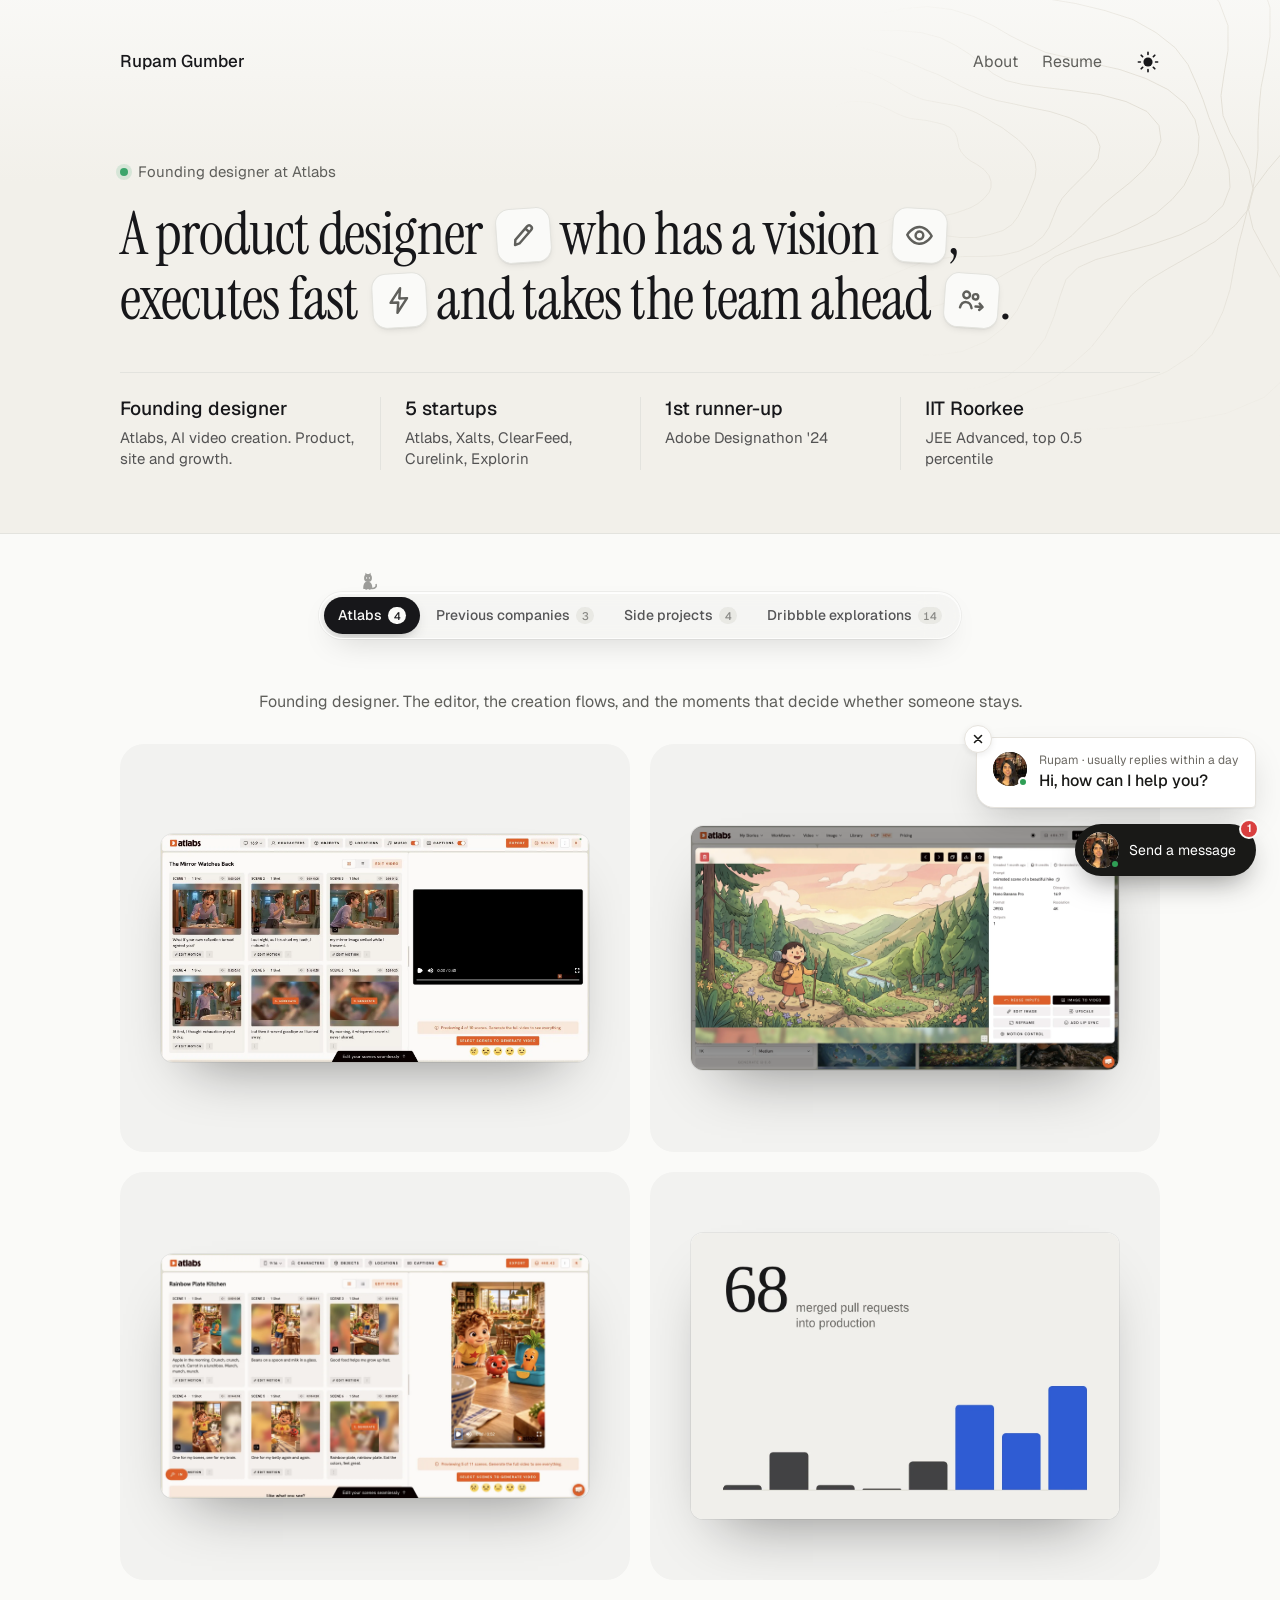
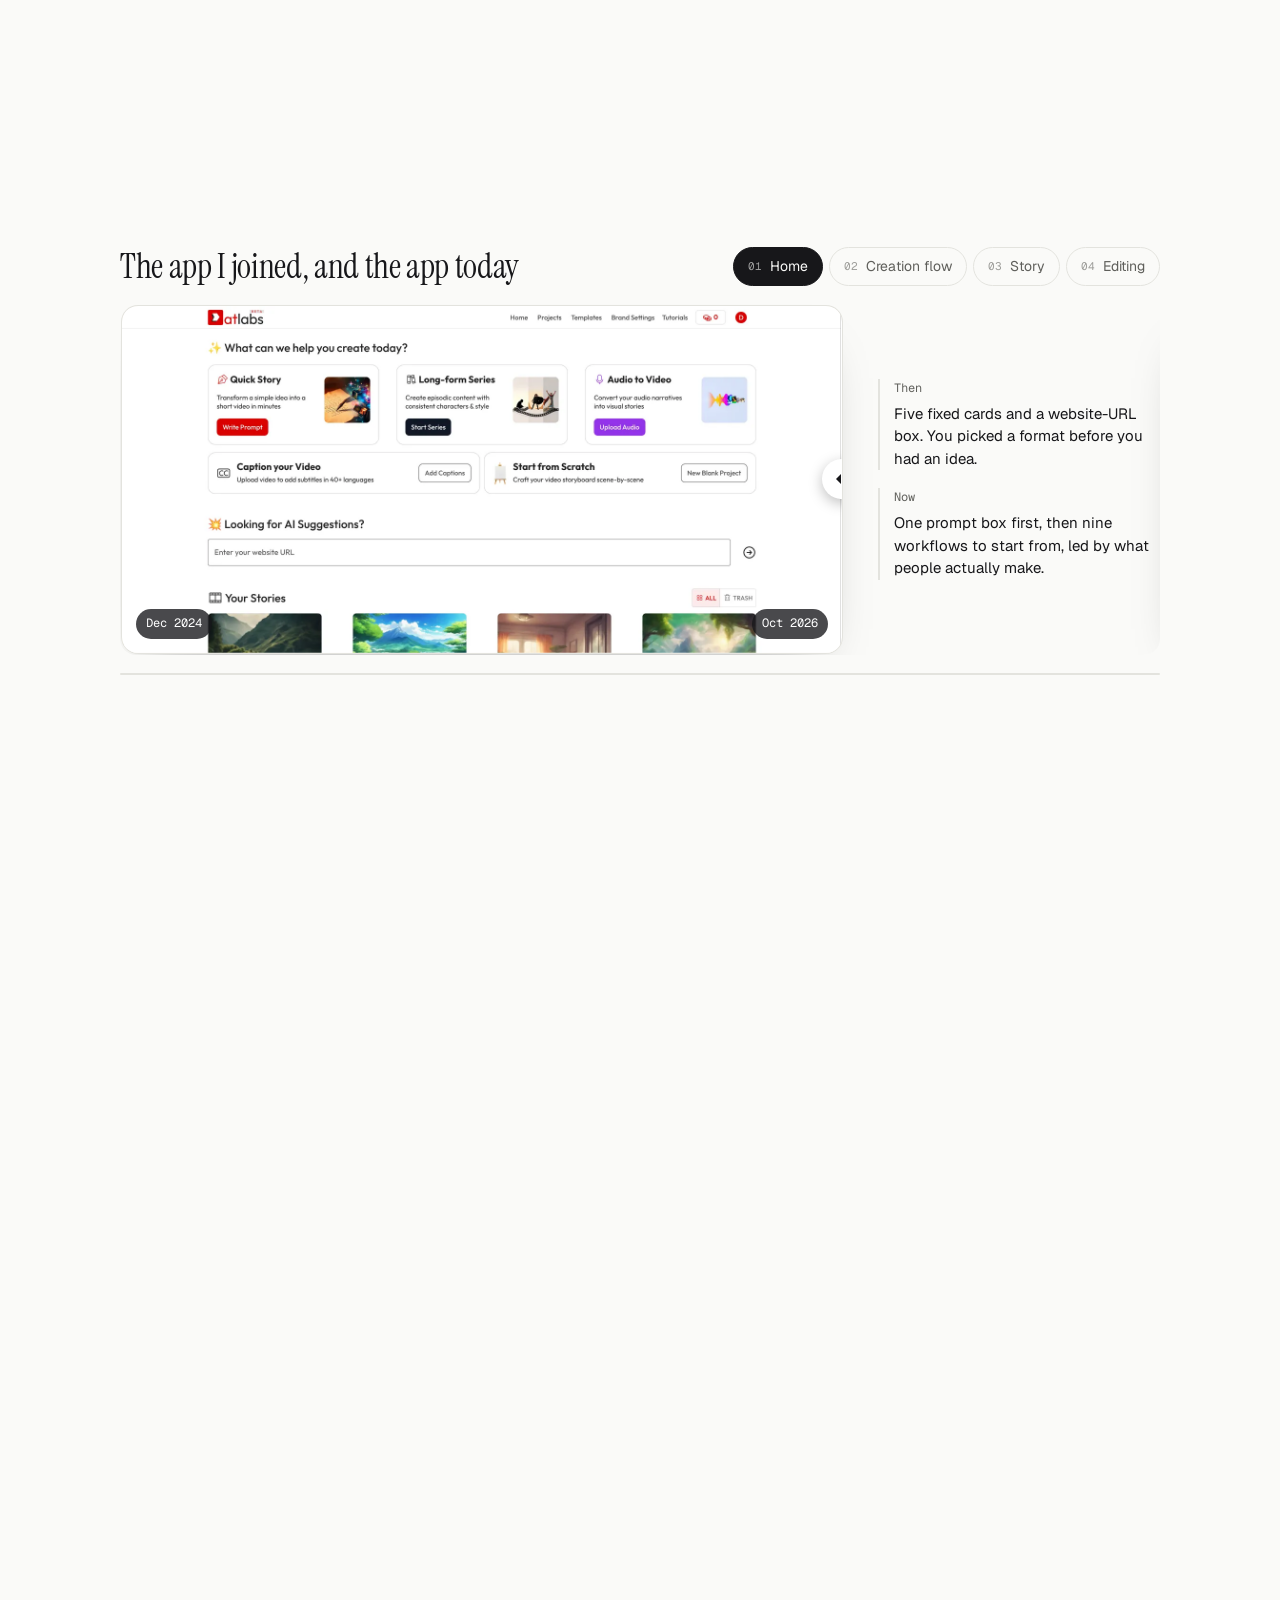
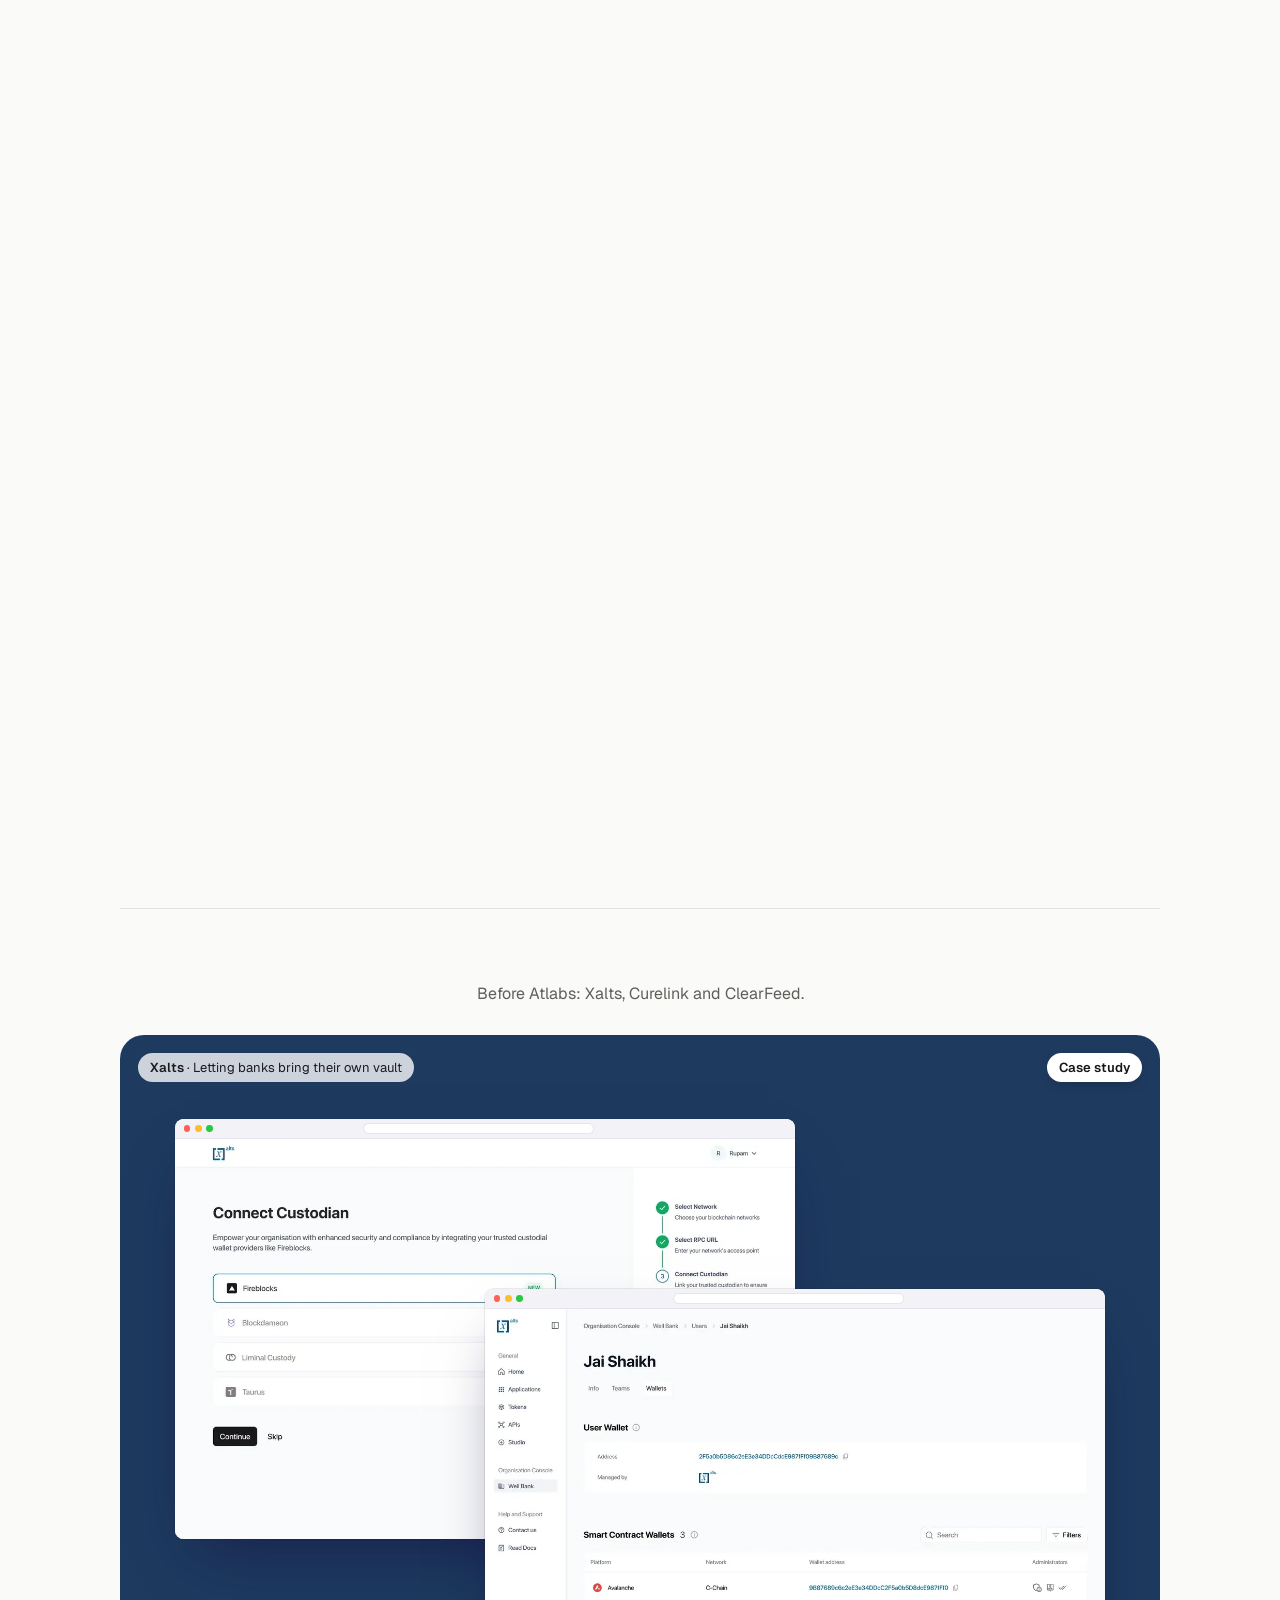
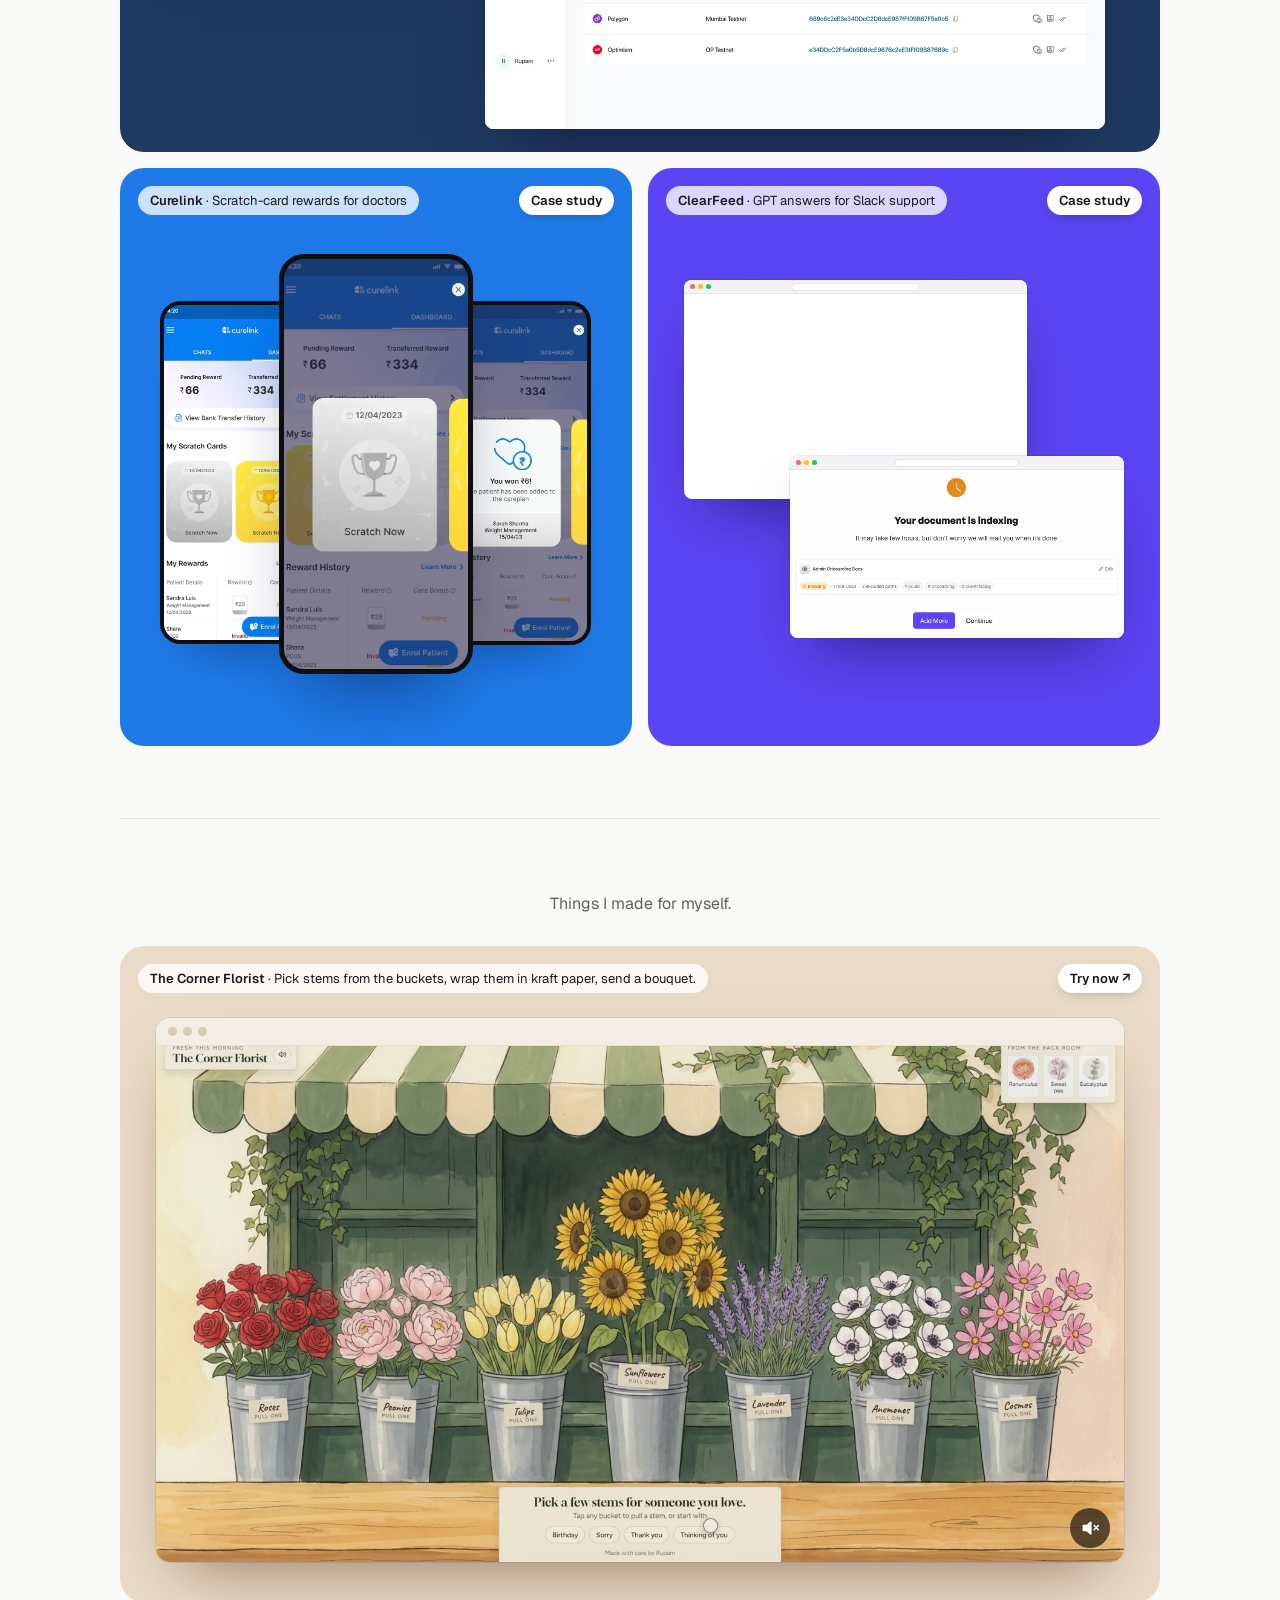
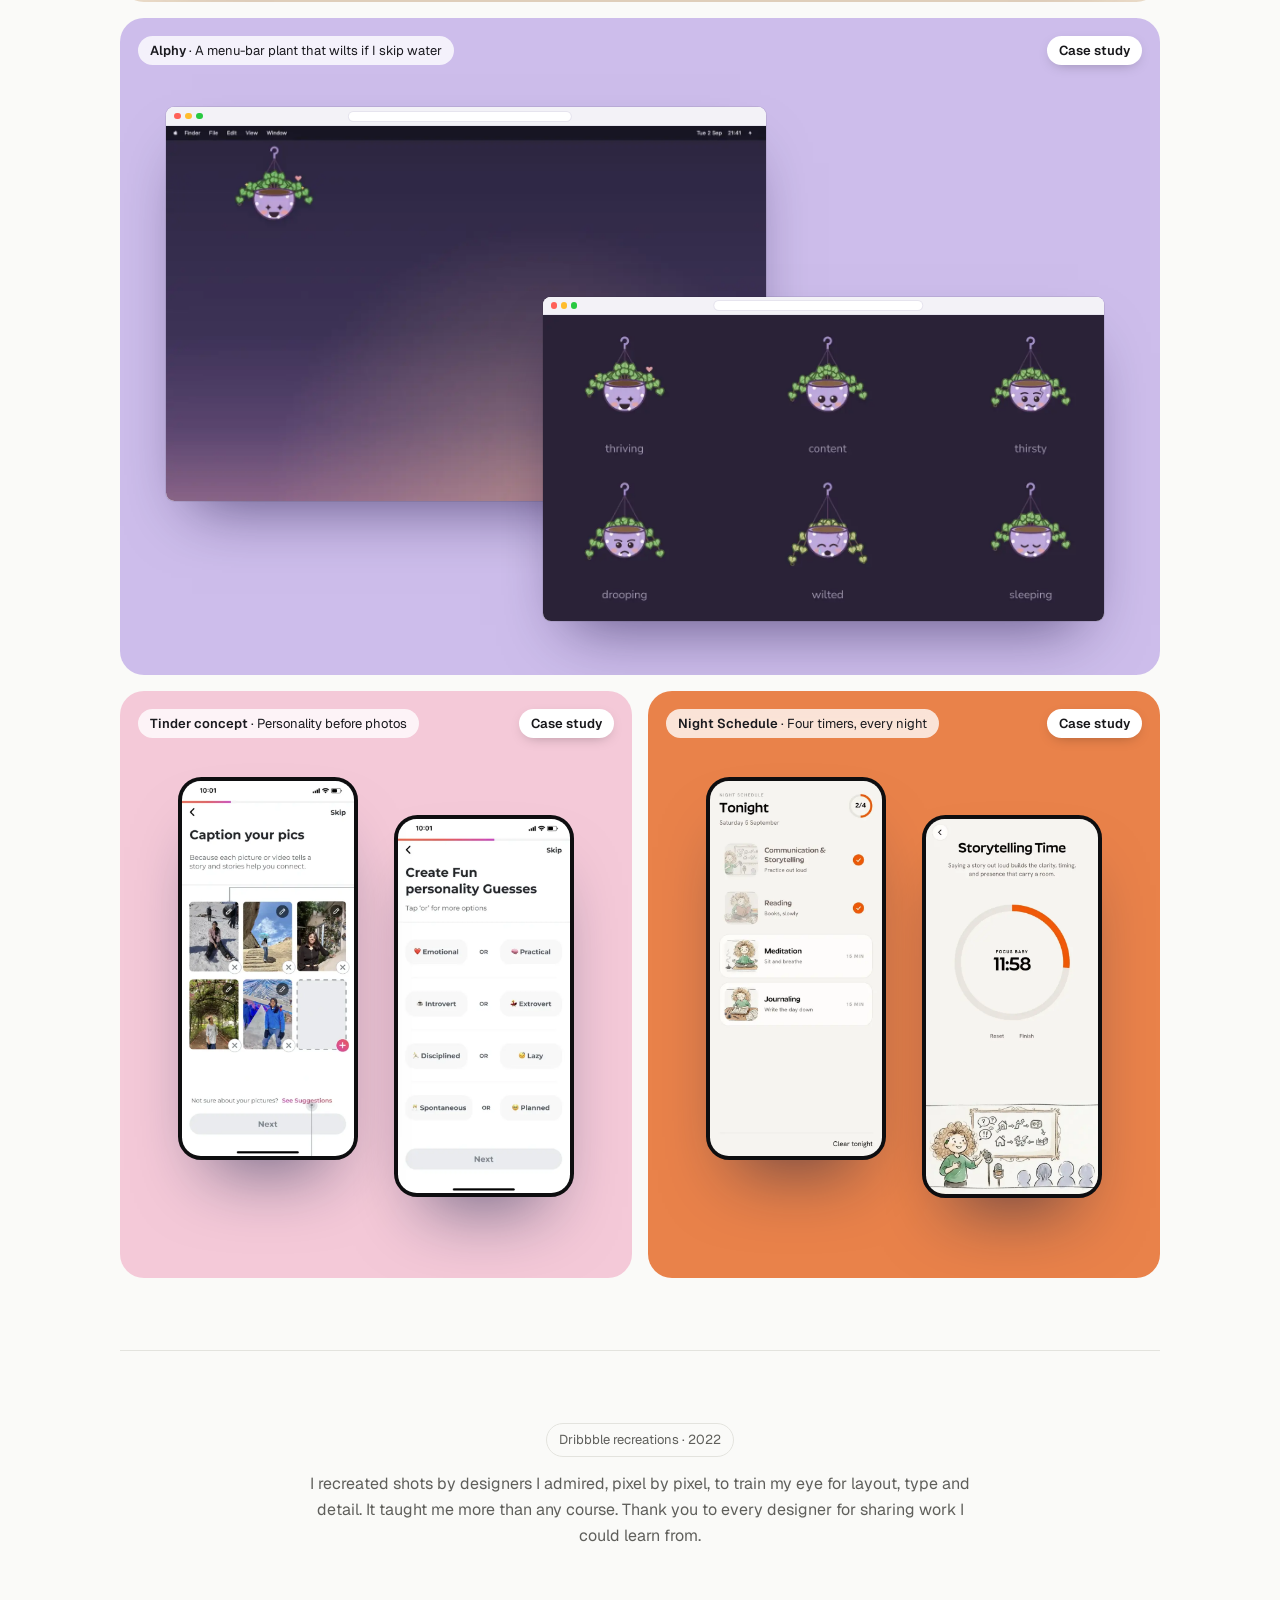
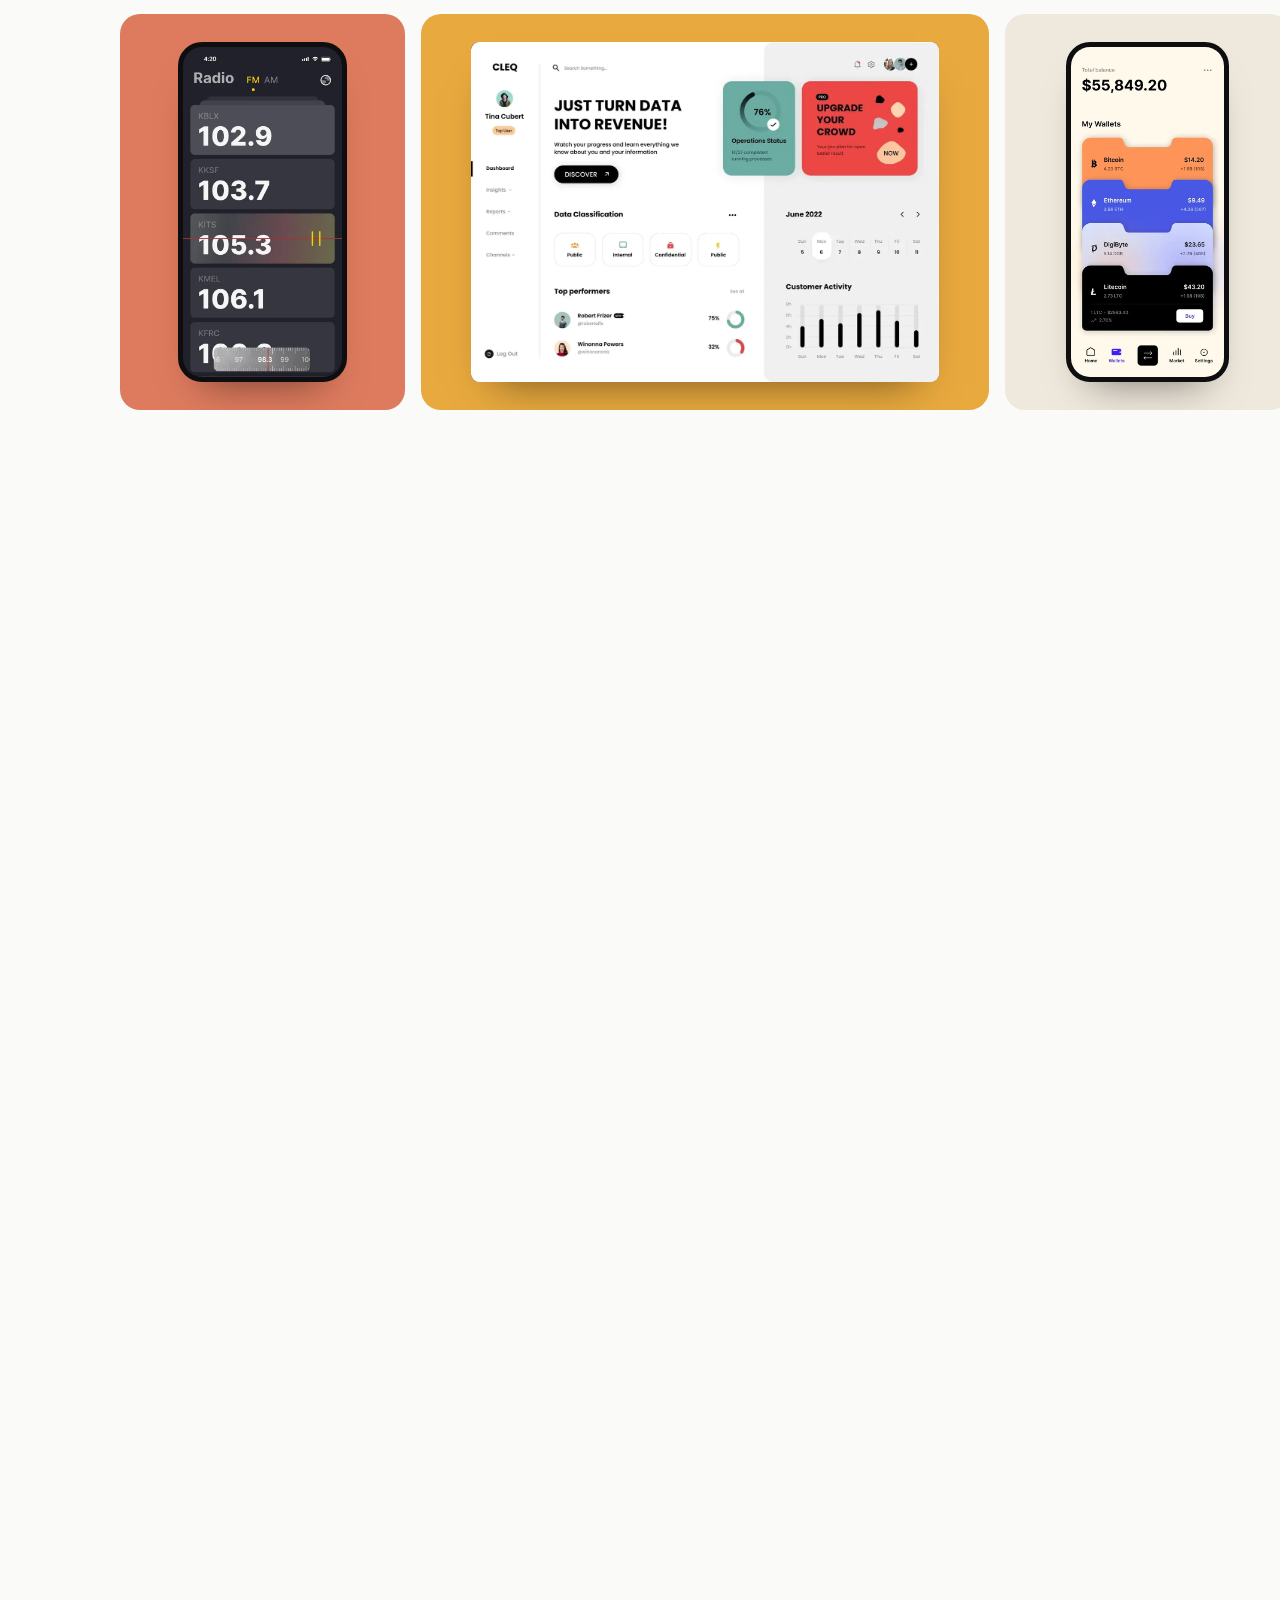
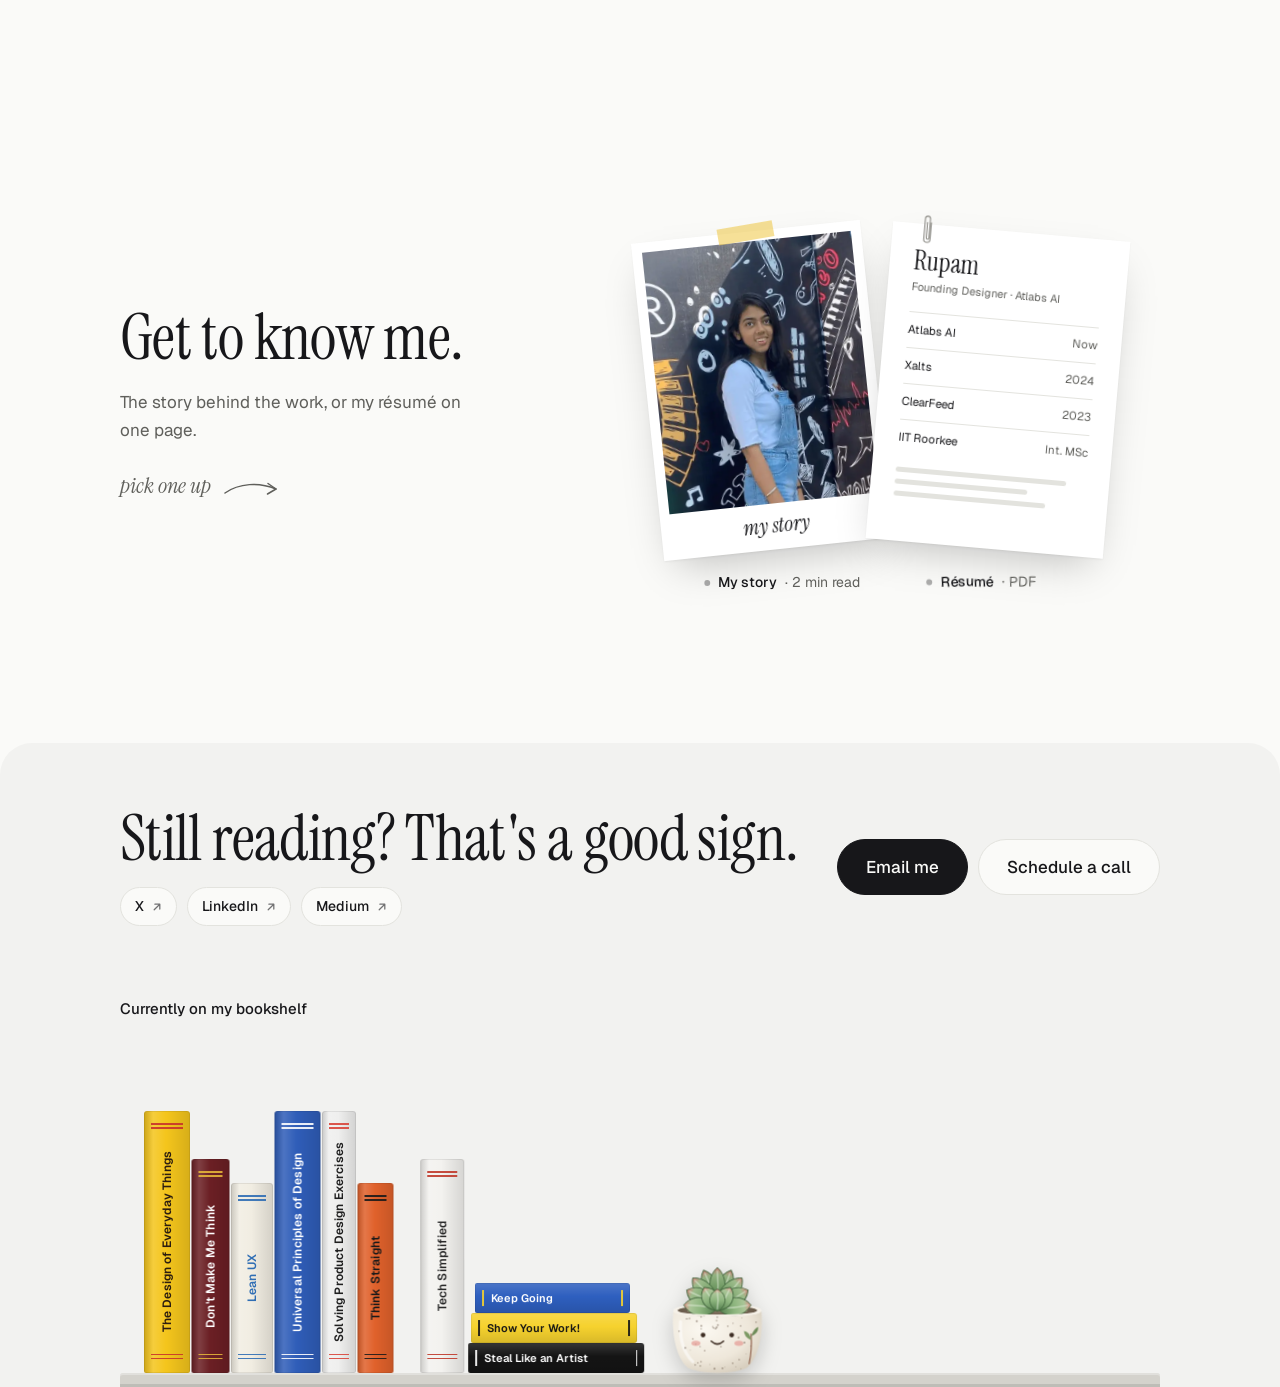
<file: work/create-image/index.html>
<!doctype html>
<html lang="en" data-theme="light">
<head>
<script>/* Diwali lights: set DIWALI_ON to true to switch them on (dark mode for everyone, lights on the home page). They switch off by themselves after the end date. */var DIWALI_ON=true;window.__diwali=DIWALI_ON&&Date.now()<Date.parse('2026-11-16T00:00:00+05:30');if(window.__diwali)document.documentElement.setAttribute('data-theme','dark');</script>
<meta charset="utf-8">
<meta name="viewport" content="width=device-width, initial-scale=1, viewport-fit=cover">
<link rel="apple-touch-icon" href="[data-uri]">
<link rel="preconnect" href="https://fonts.googleapis.com">
<link rel="preconnect" href="https://fonts.gstatic.com" crossorigin>
<link rel="stylesheet" href="https://fonts.googleapis.com/css2?family=Instrument+Serif:ital@0;1&family=Geist:wght@400;500;600&family=Caveat:wght@500;700&family=Geist+Mono:wght@400;500&display=swap">
<title>Create Image: Designing for 24 AI Models — Rupam Gumber</title>
<meta name="description" content="One calm surface for 24 AI image generation models, later reused as the shell for every Atlabs mini tool.">
<meta name="author" content="Rupam Gumber">
<meta name="robots" content="index,follow,max-image-preview:large">
<link rel="canonical" href="https://rupam.work/work/create-image/">
<meta property="og:type" content="article">
<meta property="og:site_name" content="Rupam Gumber">
<meta property="og:title" content="Create Image: Designing for 24 AI Models — Rupam Gumber">
<meta property="og:description" content="One calm surface for 24 AI image generation models, later reused as the shell for every Atlabs mini tool.">
<meta property="og:url" content="https://rupam.work/work/create-image/">
<meta property="og:image" content="https://rupam.work/og/create-image.jpg">
<meta property="og:image:width" content="1200"><meta property="og:image:height" content="630">
<meta property="og:image:alt" content="Create Image: one surface for 24 AI models">
<meta name="twitter:card" content="summary_large_image">
<meta name="twitter:site" content="@rupam_gumber"><meta name="twitter:creator" content="@rupam_gumber">
<meta name="twitter:title" content="Create Image: Designing for 24 AI Models — Rupam Gumber">
<meta name="twitter:description" content="One calm surface for 24 AI image generation models, later reused as the shell for every Atlabs mini tool.">
<meta name="twitter:image" content="https://rupam.work/og/create-image.jpg">
<meta name="theme-color" content="#FAFAF8">
<link rel="icon" href="/favicon.ico" sizes="48x48">
<link rel="icon" href="/icon-32.png" type="image/png" sizes="32x32">
<link rel="apple-touch-icon" href="/apple-touch-icon.png">
<link rel="manifest" href="/site.webmanifest">
<link rel="stylesheet" href="/assets/app.css">
<script type="application/ld+json">[{"@context": "https://schema.org", "@type": "Article", "name": "Create Image: Designing for 24 AI Models \u2014 Rupam Gumber", "url": "https://rupam.work/work/create-image/", "description": "One calm surface for 24 AI image generation models, later reused as the shell for every Atlabs mini tool.", "author": {"@type": "Person", "name": "Rupam Gumber", "gender": "Female", "jobTitle": "Product Designer", "url": "https://rupam.work/"}, "headline": "Create Image: one surface for 24 AI models", "image": "https://rupam.work/og/create-image.jpg", "datePublished": "2026-10-26", "dateModified": "2026-11-09", "about": {"@type": "Organization", "name": "Atlabs AI", "url": "https://www.atlabs.ai"}, "primaryImageOfPage": {"@type": "ImageObject", "url": "https://rupam.work/og/create-image.jpg", "width": 1200, "height": 630}}, {"@context": "https://schema.org", "@type": "BreadcrumbList", "itemListElement": [{"@type": "ListItem", "position": 1, "name": "Home", "item": "https://rupam.work/"}, {"@type": "ListItem", "position": 2, "name": "Create Image: one surface for 24 AI models", "item": "https://rupam.work/work/create-image/"}]}]</script>
<script src="/assets/router.js"></script>
</head>
<body>


<div class="wrap">
  <header class="top">
    <a class="name" href="#/">Rupam Gumber</a>
    <nav aria-label="Main">
      <a href="#/about" data-r="about">About</a>
      <a href="#/resume" data-resume>Resume</a>
      <button class="theme-btn" type="button" id="theme-btn" aria-label="Switch to dark mode">
        <svg viewBox="0 0 24 24" aria-hidden="true">
          <mask id="bite-mask"><rect x="-6" y="-6" width="36" height="36" fill="#fff"/><circle class="bite" cx="25" cy="-1" r="6" fill="#000"/></mask>
          <circle class="core" cx="12" cy="12" r="5" fill="currentColor" mask="url(#bite-mask)"/>
          <g class="rays" stroke="currentColor" stroke-width="1.8" stroke-linecap="round"><path d="M12 1.5v2.2M12 20.3v2.2M1.5 12h2.2M20.3 12h2.2M4.6 4.6l1.5 1.5M17.9 17.9l1.5 1.5M4.6 19.4l1.5-1.5M17.9 6.1l1.5-1.5"/></g>
        </svg>
      </button>
    </nav>
  </header>
  <div id="app"><main><div id="ci-root">
<nav class="ci-rail" aria-label="On this page"><p>On this page</p><ol><li><button type="button" data-i="0" aria-current="true">Overview</button></li><li><button type="button" data-i="1" aria-current="false">The problem</button></li><li><button type="button" data-i="2" aria-current="false">01 · Two doors</button></li><li><button type="button" data-i="3" aria-current="false">02 · One shell</button></li><li><button type="button" data-i="4" aria-current="false">03 · Speed and resolution</button></li><li><button type="button" data-i="5" aria-current="false">04 · References first</button></li><li><button type="button" data-i="6" aria-current="false">05 · Cost in the button</button></li><li><button type="button" data-i="7" aria-current="false">06 · Reuse Inputs</button></li><li><button type="button" data-i="8" aria-current="false">07 · Next steps</button></li><li><button type="button" data-i="9" aria-current="false">Impact</button></li><li><button type="button" data-i="10" aria-current="false">The hard part</button></li><li><button type="button" data-i="11" aria-current="false">What's next</button></li><li><button type="button" data-i="12" aria-current="false">Reflection</button></li></ol></nav>
<section class="ph text" id="ci-top" data-rail="Overview"><a class="back" href="#/work/atlabs/create-image">All Atlabs work</a><p class="ci-eye">Atlabs AI · Case study 01</p><h1>Create Image</h1><p>Designing one calm surface for 24 fast-moving AI models. As of October 2026, ~6,800 creators have used it to make ~55,000 images.</p>
<div class="ci-skimrow"><button type="button" class="ci-skim" data-skim="" aria-pressed="false"><span class="sw" aria-hidden="true"></span><span>2-minute version</span></button><span class="ci-skimhint">Headlines, pictures and numbers only</span></div></section>
<div class="facts ci-facts"><div><span>Role</span>Founding Designer, sole designer. End-to-end: research, flows, UI, design system, copy.</div><div><span>Scope</span>Create Image + the shared "mini app" shell later reused across Edit, Inpaint, Reframe, Upscale, Image to Video, Lip Sync and Motion Control.</div></div>
<figure class="ci-fig ci-full"><div class="ci-frame"><div class="ci-shot"><button class="ci-z" type="button" data-zoom="ci_hero" aria-label="Enlarge: The image detail view: an illustrated hiker on a forest trail, and beside it the prompt, model, dimension, format, resolution and credits, with Reuse Inputs and six next-step actions below"><img loading="lazy" decoding="async" src="/m/823e2bd8defb.webp" width="2000" height="1139" alt="The image detail view: an illustrated hiker on a forest trail, and beside it the prompt, model, dimension, format, resolution and credits, with Reuse Inputs and six next-step actions below"></button></div></div><figcaption>One image, its full recipe, and six ways to keep going.</figcaption></figure>
<div class="ci-numwrap"><p class="ci-asof">As of 24 Oct 2026 · external users only</p><div class="ci-nums">
  <div><b class="ci-cnt" data-count="~55k">~55k</b><span>images requested</span></div>
  <div><b class="ci-cnt" data-count="~6.8k">~6.8k</b><span>creators have used it</span></div>
  <div><b class="ci-cnt" data-count="70%">70%</b><span>of requests use a reference image</span></div>
  <div><b><span class="ci-cnt" data-count="2.6×">2.6×</span><sup><button type="button" class="ci-fnref" data-jump="ci-fn2" aria-label="Footnote 2">2</button></sup></b><span>more monthly active users, Oct 2025 → Oct 2026</span></div>
</div></div>
<section class="sec"><h2 class="lab">TL;DR</h2><div class="text"><p>Atlabs needed a direct way for creators to use the latest image models without going through a full video workflow. <b>I designed Create Image from scratch, and with it a left-input / right-output shell that became the template for every Atlabs mini app.</b> It grew into a core tool for a committed group of creators, who mostly use it to refine reference images into high-resolution, video-ready frames; the data also showed me where it still loses people, which sets the next round of work.</p></div></section>
<section class="sec" data-long-sec=""><h2 class="lab">Context</h2><div class="text" data-long=""><p>Atlabs turns ideas into animated videos. Inside a story, images are generated for you. But creators kept asking for direct control: make a character sheet, fix one frame, test the model everyone was talking about that week.</p><p>There was nothing to iterate on. No previous version, no pattern to extend. I designed Create Image from zero, and treated it as the first instance of a system rather than a one-off page, because more tools were clearly coming.</p></div></section>
<section class="ci-prob" id="ci-prob" data-rail="The problem">
 <div class="ci-sh"><span class="ci-kick">The problem</span><h2>Three tensions shaped every decision</h2></div>
 <div class="ci-tens">
  <article><span class="n">1</span><h3>The model list never stops changing.</h3><p data-long="">The picker now holds 24 models from 9 families: Nano Banana, Seedream, GPT Image, Flux, Grok Imagine, Qwen, Recraft, Runway, Ideogram. Model names say nothing useful to most creators.</p><p class="to">Answered by <button type="button" class="ci-jump" data-jump="ci-d1">01</button> <button type="button" class="ci-jump" data-jump="ci-d3">03</button></p></article>
  <article><span class="n">2</span><h3>Generation is iterative, but most tools treat each output as final.</h3><p data-long="">The useful move is changing one variable and running again, not starting over.</p><p class="to">Answered by <button type="button" class="ci-jump" data-jump="ci-d4">04</button> <button type="button" class="ci-jump" data-jump="ci-d6">06</button> <button type="button" class="ci-jump" data-jump="ci-d7">07</button></p></article>
  <article><span class="n">3</span><h3>Credits make every click feel expensive.</h3><p data-long="">Generations take a median of 32 seconds and, as of October 2026, cost from 0.6 to 12 credits depending on model, resolution and quality. Uncertainty about either makes people hesitate or feel tricked.</p><p class="to">Answered by <button type="button" class="ci-jump" data-jump="ci-d3">03</button> <button type="button" class="ci-jump" data-jump="ci-d5">05</button></p></article>
 </div>
 <div class="ci-rules"><span class="ci-kick">So I set four rules</span><ul>
  <li><b>Same shell, different job.</b> Learn one mini app and you know them all.</li>
  <li><b>Decide by trade-off, not by name.</b> Show what a model is good for, not what it's called.</li>
  <li><b>No surprises.</b> Cost and wait time are visible before you commit.</li>
  <li><b>Every output is an input.</b> A result should be one click away from its next step.</li>
 </ul></div>
</section>
<section class="sec ci-dintro"><h2 class="lab">Key decisions</h2><p class="text" style="color:var(--mute);margin:0">Seven decisions, each with the evidence we saw afterwards. The data shows behaviour, not why, so it's described as consistent with each decision, not caused by it.</p></section>
<nav class="ci-dnav" aria-label="Jump to a decision"><button type="button" data-jump="ci-d1"><span>01</span>Two doors</button><button type="button" data-jump="ci-d2"><span>02</span>One shell</button><button type="button" data-jump="ci-d3"><span>03</span>Speed and resolution</button><button type="button" data-jump="ci-d4"><span>04</span>References first</button><button type="button" data-jump="ci-d5"><span>05</span>Cost in the button</button><button type="button" data-jump="ci-d6"><span>06</span>Reuse Inputs</button><button type="button" data-jump="ci-d7"><span>07</span>Next steps</button></nav>
<div class="ci-decs2">
<section class="ci-dec2 ci-l-stack" id="ci-d1" aria-labelledby="ci-d1h" data-rail="01 · Two doors">
<div class="ci-dgrid"><div class="ci-dtext"><p class="ci-dk">Decision 01 <span>Same shell, different job</span></p><h3 id="ci-d1h">Tools and models as two doors into the same room.</h3><p class="ci-short" data-short="">Task-first and model-first people land in the same tool, so new models never change the navigation.</p><div class="ci-body" data-long=""><p>The Image and Video menus split into <i>Tools</i> (what you want to do) and <i>Models</i> (what you want to use). Most people arrive task-first ("I need to upscale this"). Power users arrive model-first ("I want to try Seedream 5 Pro"). Both doors lead to the same mini app, so the model list can grow every week without the navigation changing shape.</p></div><div class="ci-saw2"><span class="k">What we saw</span><div class="row"><b class="ci-cnt" data-count="9">9</b><p>model families in active use, and the long tail (Flux, Grok Imagine and others) still gets real traffic.</p></div></div></div>
<div class="ci-dmedia"><figure class="ci-fig ci-full ci-desk"><div class="ci-cols" aria-hidden="true"><span style="left:1.5%">Tools</span><span style="left:25.6%">Models</span><span style="left:52.6%">Tools</span><span style="left:76.8%">Models</span></div><div class="ci-frame"><div class="ci-shot"><button class="ci-z" type="button" data-zoom="ci_menus" aria-label="Enlarge: The Image and Video menus side by side. Each splits into a Tools column (Create Image, Edit, Inpaint, Reframe, Upscale, Lip Sync) and a Models column (Nano Banana, GPT Image, Seedream and more)"><img loading="lazy" decoding="async" src="/m/993690724bd0.webp" width="2000" height="988" alt="The Image and Video menus side by side. Each splits into a Tools column (Create Image, Edit, Inpaint, Reframe, Upscale, Lip Sync) and a Models column (Nano Banana, GPT Image, Seedream and more)"></button></div></div><figcaption>Two doors into the same tool: what you want to do, or what you want to use.</figcaption></figure><div class="ci-mob"><figure class="ci-fig "><div class="ci-cols" aria-hidden="true"><span style="left:2%;width:40%">Tools</span><span style="left:52%;width:40%">Models</span></div><div class="ci-frame"><div class="ci-shot"><button class="ci-z" type="button" data-zoom="ci_menua" aria-label="Enlarge: The Image menu: a Tools column and a Models column"><img loading="lazy" decoding="async" src="/m/f4c646124cc2.webp" width="1000" height="1012" alt="The Image menu: a Tools column and a Models column"></button></div></div><figcaption>Image menu.</figcaption></figure><figure class="ci-fig "><div class="ci-cols" aria-hidden="true"><span style="left:2%;width:40%">Tools</span><span style="left:52%;width:40%">Models</span></div><div class="ci-frame"><div class="ci-shot"><button class="ci-z" type="button" data-zoom="ci_menub" aria-label="Enlarge: The Video menu: a Tools column and a Models column"><img loading="lazy" decoding="async" src="/m/53bb6a7cbf25.webp" width="1000" height="1012" alt="The Video menu: a Tools column and a Models column"></button></div></div><figcaption>Video menu. Two doors into the same tool: what you want to do, or what you want to use.</figcaption></figure></div></div></div></section>
<section class="ci-dec2 ci-l-stack" id="ci-d2" aria-labelledby="ci-d2h" data-rail="02 · One shell">
<div class="ci-dgrid"><div class="ci-dtext"><p class="ci-dk">Decision 02 <span>Same shell, different job</span></p><h3 id="ci-d2h">One shell for every mini app.</h3><p class="ci-short" data-short="">One layout, inputs left and results right, now carries every mini app.</p><div class="ci-body" data-long=""><p>Inputs on the left in the order people think: model, prompt, references, then output settings. Results on the right. I designed this as a system from the start, and it now carries every mini app on Atlabs. New tools ship faster, and users never relearn the layout.</p></div><div class="ci-saw2"><span class="k">What we saw</span><div class="row"><b class="ci-cnt" data-count="7+">7+</b><p>tools now run on the same shell, from Create Image to Upscale, Reframe, Lip Sync and video.</p></div></div></div>
<div class="ci-dmedia"><figure class="ci-fig ci-switch" data-switch="">
<div class="ci-tabs" role="tablist" aria-label="Mini apps on the shared shell"><button type="button" role="tab" id="ci-st0" aria-controls="ci-sp0" aria-selected="true" tabindex="0">Create Image</button><button type="button" role="tab" id="ci-st1" aria-controls="ci-sp1" aria-selected="false" tabindex="-1">Generate Video</button><button type="button" role="tab" id="ci-st2" aria-controls="ci-sp2" aria-selected="false" tabindex="-1">Upscale</button><button type="button" role="tab" id="ci-st3" aria-controls="ci-sp3" aria-selected="false" tabindex="-1">Reframe</button></div>
<div class="ci-cols" aria-hidden="true"><span style="left:0;width:37.7%">Inputs</span><span style="left:38.7%;width:61.3%">Output</span></div>
<div class="ci-frame"><div class="ci-shot ci-stack"><div class="ci-pane" role="tabpanel" id="ci-sp0" aria-labelledby="ci-st0"><button class="ci-z" type="button" data-zoom="ci_sh_create" aria-label="Enlarge: Create Image: model, prompt and reference inputs on the left, a three-step How it works guide on the right"><img loading="lazy" decoding="async" src="/m/b490dcf8a769.webp" width="1190" height="645" alt="Create Image: model, prompt and reference inputs on the left, a three-step How it works guide on the right"></button></div><div class="ci-pane" role="tabpanel" id="ci-sp1" aria-labelledby="ci-st1" hidden=""><button class="ci-z" type="button" data-zoom="ci_sh_video" aria-label="Enlarge: Generate Video: model, frames and prompt inputs on the left, a How it works guide on the right"><img loading="lazy" decoding="async" src="/m/b21d57f9492b.webp" width="1190" height="645" alt="Generate Video: model, frames and prompt inputs on the left, a How it works guide on the right"></button></div><div class="ci-pane" role="tabpanel" id="ci-sp2" aria-labelledby="ci-st2" hidden=""><button class="ci-z" type="button" data-zoom="ci_sh_upscale" aria-label="Enlarge: Upscale: a file drop zone on the left, a How it works guide on the right"><img loading="lazy" decoding="async" src="/m/c293d838c52d.webp" width="1190" height="645" alt="Upscale: a file drop zone on the left, a How it works guide on the right"></button></div><div class="ci-pane" role="tabpanel" id="ci-sp3" aria-labelledby="ci-st3" hidden=""><button class="ci-z" type="button" data-zoom="ci_sh_reframe" aria-label="Enlarge: Reframe: a file drop zone on the left, a How it works guide on the right"><img loading="lazy" decoding="async" src="/m/cdd9a8d78b05.webp" width="1190" height="645" alt="Reframe: a file drop zone on the left, a How it works guide on the right"></button></div><span class="ci-zone in" aria-hidden="true"></span><span class="ci-zone out" aria-hidden="true"></span></div></div>
<figcaption>The shell every mini app now shares. Switch tools: inputs stay left, in the order people think, and results stay right.</figcaption></figure></div></div></section>
<section class="ci-dec2 ci-l-split" id="ci-d3" aria-labelledby="ci-d3h" data-rail="03 · Speed and resolution">
<div class="ci-dgrid"><div class="ci-dtext"><p class="ci-dk">Decision 03 <span>Decide by trade-off, not by name</span></p><h3 id="ci-d3h">Choose a model by speed and resolution.</h3><p class="ci-short" data-short="">Every model shows wait time and max resolution: the two things people ask before generating.</p><div class="ci-body" data-long=""><p>The model picker leads with a curated <i>Featured</i> list and has search. Each row shows two facts: estimated time (~9s to ~45s) and maximum resolution (up to 1K / 2K / 4K). These are the two questions creators actually ask before generating: "how long will I wait?" and "is it sharp enough for my video?". NEW and PREMIUM badges flag what just landed and what costs more.</p></div><div class="ci-saw2"><span class="k">What we saw</span><div class="row"><b class="ci-cnt" data-count="54%">54%</b><p>of requests are at 2K or higher, and the most-used model family is a premium one, not the cheapest. Creators pay for quality when they can see what they're getting.</p></div></div></div>
<div class="ci-dmedia"><figure class="ci-fig "><div class="ci-frame"><div class="ci-shot"><button class="ci-z" type="button" data-zoom="ci_picker" aria-label="Enlarge: The model picker: a search field, then a Featured models list where each row shows an estimated time, a maximum resolution, and NEW or PREMIUM badges"><img loading="lazy" decoding="async" src="/m/b0ea16dc0cfb.webp" width="874" height="1110" alt="The model picker: a search field, then a Featured models list where each row shows an estimated time, a maximum resolution, and NEW or PREMIUM badges"></button><button type="button" class="ci-pin" data-pin="1" style="left:73.5%;top:34%" aria-label="Note 1: Time estimate, ~9s to ~45s"><span aria-hidden="true">1</span><em role="tooltip">Time estimate, ~9s to ~45s</em></button><button type="button" class="ci-pin" data-pin="2" style="left:38%;top:36.2%" aria-label="Note 2: Maximum resolution"><span aria-hidden="true">2</span><em role="tooltip">Maximum resolution</em></button><button type="button" class="ci-pin" data-pin="3" style="left:70%;top:64.2%" aria-label="Note 3: NEW and PREMIUM badges"><span aria-hidden="true">3</span><em role="tooltip">NEW and PREMIUM badges</em></button></div></div><ol class="ci-leg"><li data-pin="1"><span class="ci-dot s" aria-hidden="true">1</span>Time estimate, ~9s to ~45s</li><li data-pin="2"><span class="ci-dot s" aria-hidden="true">2</span>Maximum resolution</li><li data-pin="3"><span class="ci-dot s" aria-hidden="true">3</span>NEW and PREMIUM badges</li></ol><figcaption>Each model shows the two things people ask before generating: how long, and how sharp.</figcaption></figure></div></div></section>
<section class="ci-dec2 ci-l-split r" id="ci-d4" aria-labelledby="ci-d4h" data-rail="04 · References first">
<div class="ci-dgrid"><div class="ci-dtext"><p class="ci-dk">Decision 04 <span>Consistency over novelty</span></p><h3 id="ci-d4h">References are first-class, not an afterthought.</h3><p class="ci-short" data-short="">References sit right under the prompt, because video needs the same character frame after frame.</p><div class="ci-body" data-long=""><p>Reference images sit directly under the prompt, with room for up to 16. In an AI video product, consistency matters more than novelty: the same character, the same style, frame after frame.</p></div><div class="ci-saw2"><span class="k">What we saw</span><div class="row"><b class="ci-cnt" data-count="70%">70%</b><p>of requests include at least one reference image. In practice Create Image is mostly an image-to-image and editing tool, not a blank-canvas one.</p></div></div></div>
<div class="ci-dmedia"><figure class="ci-fig "><div class="ci-frame"><div class="ci-shot"><button class="ci-z" type="button" data-zoom="ci_refs" aria-label="Enlarge: The model field, the prompt box and, directly under it, the Reference Images area with room for 16 images"><img loading="lazy" decoding="async" src="/m/424402592ee6.webp" width="880" height="808" alt="The model field, the prompt box and, directly under it, the Reference Images area with room for 16 images"></button></div></div><figcaption>References sit right under the prompt, because consistency matters more than novelty in video.</figcaption></figure></div></div><figure class="ci-chart ci-anim ci-wide" role="img" aria-label="Share of external requests, as of 24 Oct 2026: use a reference image 70.6%, 2K or higher 53.7%, 16:9 44.4%, 9:16 vertical 30.6%, 4K 11.0%, more than one output 1.4%.">
  <p class="ci-ch-t">How people actually use it <span>% of external requests, as of 24 Oct 2026</span></p>
  <div class="ci-hbars"><div class="ci-hrow"><span class="l">Use a reference image</span><span class="tr"><span class="b" style="--w:70.6%"></span></span><span class="v">70.6%</span></div><div class="ci-hrow"><span class="l">2K resolution or higher</span><span class="tr"><span class="b" style="--w:53.7%"></span></span><span class="v">53.7%</span></div><div class="ci-hrow"><span class="l">16:9</span><span class="tr"><span class="b" style="--w:44.4%"></span></span><span class="v">44.4%</span></div><div class="ci-hrow"><span class="l">9:16 vertical</span><span class="tr"><span class="b" style="--w:30.6%"></span></span><span class="v">30.6%</span></div><div class="ci-hrow"><span class="l">4K</span><span class="tr"><span class="b" style="--w:11%"></span></span><span class="v">11.0%</span></div><div class="ci-hrow"><span class="l">More than one output</span><span class="tr"><span class="b" style="--w:1.4%"></span></span><span class="v">1.4%</span></div></div>
</figure></section>
<section class="ci-dec2 ci-l-split" id="ci-d5" aria-labelledby="ci-d5h" data-rail="05 · Cost in the button">
<div class="ci-dgrid"><div class="ci-dtext"><p class="ci-dk">Decision 05 <span>No surprises</span></p><h3 id="ci-d5h">Cost lives inside the button.</h3><p class="ci-short" data-short="">The price is inside the button and updates live, so nothing surprises you.</p><div class="ci-body" data-long=""><p>The credit cost is part of the Generate button itself and updates as model, resolution, quality and outputs change. There is no separate pricing step and no surprise afterwards. Try the panel: these are the real prices.</p></div><div class="ci-saw2"><span class="k">What we saw</span><div class="row"><b class="ci-cnt" data-count="1.4%">1.4%</b><p>of requests ask for more than one output. People generate deliberately, one image at a time, which is the behaviour visible cost encourages.</p></div></div></div>
<div class="ci-dmedia"><div class="ci-demo ci-gen" data-gen="">
<div class="ci-demo-h"><span class="ci-live">Try it</span><span>Real prices from the app, as of 24 Oct 2026</span></div>
<div class="ci-gp">
 <label class="ci-f"><span>Model</span><select data-g="model" aria-label="Model">
  <option value="lite">Nano Banana 2 Lite</option><option value="gpt" selected="">GPT Image 2.5 Sunburst</option><option value="pro">Nano Banana Pro</option><option value="flux">FLUX 3 Image</option></select></label>
 <div class="ci-f"><span id="ci-gr">Resolution</span><div class="ci-seg" data-g="res" role="radiogroup" aria-labelledby="ci-gr"><button type="button" role="radio" aria-checked="true" tabindex="0" data-v="1K">1K</button><button type="button" role="radio" aria-checked="false" tabindex="-1" data-v="2K">2K</button><button type="button" role="radio" aria-checked="false" tabindex="-1" data-v="4K">4K</button></div></div>
 <div class="ci-f" data-qwrap=""><span id="ci-gq">Quality</span><div class="ci-seg" data-g="q" role="radiogroup" aria-labelledby="ci-gq"><button type="button" role="radio" aria-checked="false" tabindex="-1" data-v="Low">Low</button><button type="button" role="radio" aria-checked="true" tabindex="0" data-v="Medium">Medium</button><button type="button" role="radio" aria-checked="false" tabindex="-1" data-v="High">High</button><button type="button" role="radio" aria-checked="false" tabindex="-1" data-v="Extra high">Extra high</button><button type="button" role="radio" aria-checked="false" tabindex="-1" data-v="Max">Max</button></div></div>
 <div class="ci-f"><span id="ci-go">Outputs</span><div class="ci-step" aria-labelledby="ci-go"><button type="button" data-o="-1" aria-label="Fewer outputs" disabled="">−</button><output data-g="out">1</output><button type="button" data-o="1" aria-label="More outputs">+</button></div></div>
 <button type="button" class="ci-gbtn" data-gbtn=""><span class="t">Generate</span><span class="c" aria-live="polite"><i aria-hidden="true">⛁</i> <b data-g="cost">0.8</b></span></button>
 <p class="ci-gmeta"><span data-g="time">~19s</span> estimated <span class="ci-gnote" data-g="note"></span></p>
</div></div><p class="ci-cap">A working copy of the settings panel. Change anything and the cost inside the button updates, as it does in the app.</p></div></div></section>
<section class="ci-dec2 ci-l-stack" id="ci-d6" aria-labelledby="ci-d6h" data-rail="06 · Reuse Inputs">
<div class="ci-dgrid"><div class="ci-dtext"><p class="ci-dk">Decision 06 <span>Every output is an input</span></p><h3 id="ci-d6h">History built for iteration: Reuse Inputs.</h3><p class="ci-short" data-short="">Reuse Inputs reloads a whole recipe in one click, so you change one thing and run again.</p><div class="ci-body" data-long=""><p>History has three views for three jobs: <b>grid</b> to scan, <b>filmstrip</b> to compare variations large, <b>list</b> to read prompts next to results. Hovering any image shows its full recipe: prompt, model, ratio, resolution, reference count, credits, time. <b>Reuse Inputs</b> reloads the whole recipe into the panel in one click, so the next run changes one variable instead of rebuilding everything by copy-paste.</p></div><div class="ci-saw2"><span class="k">What we saw</span><div class="row"><b class="ci-cnt" data-count="332">332</b><p>characters is the median prompt; the average is ~110 words and the longest passes 34,000 characters. Prompts are too long and too carefully built to retype.</p></div></div></div>
<div class="ci-dmedia"><figure class="ci-fig ci-switch" data-switch="">
<div class="ci-tabs" role="tablist" aria-label="History views"><button type="button" role="tab" id="ci-ht0" aria-controls="ci-hp0" aria-selected="true" tabindex="0"><b>Scan</b> Grid view</button><button type="button" role="tab" id="ci-ht1" aria-controls="ci-hp1" aria-selected="false" tabindex="-1"><b>Compare</b> Filmstrip view</button><button type="button" role="tab" id="ci-ht2" aria-controls="ci-hp2" aria-selected="false" tabindex="-1"><b>Read</b> List view</button></div>
<div class="ci-frame"><div class="ci-shot ci-stack"><div class="ci-pane" role="tabpanel" id="ci-hp0" aria-labelledby="ci-ht0"><button class="ci-z" type="button" data-zoom="ci_grid" aria-label="Enlarge: History in grid view: generated images in a three-column grid"><img loading="lazy" decoding="async" src="/m/bcaa30435e87.webp" width="1200" height="898" alt="History in grid view: generated images in a three-column grid"></button></div><div class="ci-pane" role="tabpanel" id="ci-hp1" aria-labelledby="ci-ht1" hidden=""><button class="ci-z" type="button" data-zoom="ci_film" aria-label="Enlarge: History in filmstrip view: one large image with a strip of variations beside it"><img loading="lazy" decoding="async" src="/m/0538125a0bbc.webp" width="1200" height="898" alt="History in filmstrip view: one large image with a strip of variations beside it"></button></div><div class="ci-pane" role="tabpanel" id="ci-hp2" aria-labelledby="ci-ht2" hidden=""><button class="ci-z" type="button" data-zoom="ci_list" aria-label="Enlarge: History in list view: each prompt shown next to its results"><img loading="lazy" decoding="async" src="/m/1f23254af750.webp" width="1200" height="898" alt="History in list view: each prompt shown next to its results"></button></div></div></div>
<figcaption>Three views for three jobs: scan, compare, read.</figcaption></figure></div></div><div class="ci-pair"><figure class="ci-fig "><div class="ci-frame"><div class="ci-shot"><button class="ci-z" type="button" data-zoom="ci_hover" aria-label="Enlarge: Hover card on a past image showing its prompt, chips for model, ratio, resolution, outputs and references, its credits and time, and an orange Reuse Inputs button"><img loading="lazy" decoding="async" src="/m/2c9d4187655a.webp" width="691" height="688" alt="Hover card on a past image showing its prompt, chips for model, ratio, resolution, outputs and references, its credits and time, and an orange Reuse Inputs button"></button><button type="button" class="ci-pin" data-pin="1" style="left:80%;top:67.3%" aria-label="Note 1: The recipe: model, ratio, resolution, outputs, references"><span aria-hidden="true">1</span><em role="tooltip">The recipe: model, ratio, resolution, outputs, references</em></button><button type="button" class="ci-pin" data-pin="2" style="left:58%;top:93%" aria-label="Note 2: Reuse Inputs reloads all of it into the panel"><span aria-hidden="true">2</span><em role="tooltip">Reuse Inputs reloads all of it into the panel</em></button></div></div><ol class="ci-leg"><li data-pin="1"><span class="ci-dot s" aria-hidden="true">1</span>The recipe: model, ratio, resolution, outputs, references</li><li data-pin="2"><span class="ci-dot s" aria-hidden="true">2</span>Reuse Inputs reloads all of it into the panel</li></ol><figcaption>Every image keeps its recipe. Reuse Inputs reloads it in one click.</figcaption></figure><div class="ci-demo ci-reuse" data-reuse="">
<div class="ci-demo-h"><span class="ci-live">Try it</span><span>The iteration loop in three steps</span></div>
<div class="ci-rgrid">
 <div class="ci-rcard"><img loading="lazy" decoding="async" src="/m/59e03f560fed.webp" width="560" height="312" alt="A past generation: an illustrated hiker on a forest trail above a river valley">
  <p class="ci-rp">animated scene of a beautiful hike</p>
  <div class="ci-chips"><span>Nano Banana Pro</span><span>16:9</span><span>4K</span><span>1 output</span></div>
  <div class="ci-rfoot"><span>⛁ 5 · 37s</span><button type="button" class="ci-rbtn" data-rgo="">↶ Reuse inputs</button></div></div>
 <div class="ci-rpanel" aria-live="polite">
  <ol class="ci-rsteps"><li data-s="1">Reuse inputs</li><li data-s="2">Change one thing</li><li data-s="3">Generate</li></ol>
  <div class="ci-rf" data-f="model"><span>Model</span><b data-v="Nano Banana Pro">—</b></div>
  <div class="ci-rf ci-rf-p" data-f="prompt"><span>Prompt</span><b data-v="animated scene of a beautiful hike">—</b></div>
  <div class="ci-rf2"><div class="ci-rf" data-f="ratio"><span>Dimension</span><b data-v="16:9">—</b></div><div class="ci-rf" data-f="res"><span>Resolution</span><b data-v="4K">—</b></div></div>
  <div class="ci-rgen"><span>Generate</span><span>⛁ <b data-f="cost">—</b></span></div>
 </div></div></div></div></section>
<section class="ci-dec2 ci-l-split r" id="ci-d7" aria-labelledby="ci-d7h" data-rail="07 · Next steps">
<div class="ci-dgrid"><div class="ci-dtext"><p class="ci-dk">Decision 07 <span>Every output is an input</span></p><h3 id="ci-d7h">Every image leads somewhere.</h3><p class="ci-short" data-short="">Every result offers its next step: animate, edit, upscale, reframe, lip sync.</p><div class="ci-body" data-long=""><p>The detail view turns each output into a starting point: Image to Video, Edit, Upscale, Reframe, Add Lip Sync, Motion Control. The mini apps stop being separate utilities and become one pipeline: image → video.</p></div><div class="ci-saw2"><span class="k">What we saw</span><div class="row"><b class="ci-cnt" data-count="31%">31%</b><p>of requests are vertical 9:16, a format that only makes sense for short-form video. People are making frames, not pictures.</p></div></div></div>
<div class="ci-dmedia"><figure class="ci-fig "><div class="ci-frame"><div class="ci-shot"><button class="ci-z" type="button" data-zoom="ci_next" aria-label="Enlarge: Six action buttons under an image: Image to Video, Edit, Upscale, Reframe, Add Lip Sync and Motion Control"><img loading="lazy" decoding="async" src="/m/28b386970ad2.webp" width="874" height="342" alt="Six action buttons under an image: Image to Video, Edit, Upscale, Reframe, Add Lip Sync and Motion Control"></button></div></div><figcaption>Every output is an input to the next tool.</figcaption></figure></div></div></section>
</div>
<section class="sec"><h2 class="lab">A small detail</h2><div><p class="text"><b>The empty state teaches the three steps with one cupcake that gets more refined at each step:</b> write → guide with a reference → fine-tune.</p><figure class="ci-fig ci-full"><div class="ci-frame"><div class="ci-shot"><button class="ci-z" type="button" data-zoom="ci_empty" aria-label="Enlarge: How it works: three cards showing one cupcake image getting more refined at each step: write a prompt, guide with a reference, fine-tune"><img loading="lazy" decoding="async" src="/m/ca2fe5435e6f.webp" width="1800" height="684" alt="How it works: three cards showing one cupcake image getting more refined at each step: write a prompt, guide with a reference, fine-tune"></button></div></div><figcaption>One example, three states, no wall of text.</figcaption></figure></div></section>
<section class="sec" id="ci-impact" data-rail="Impact"><h2 class="lab">Impact</h2><div><p class="text ci-asof2">Since launch in September 2025, to 24 Oct 2026. External users only, rounded.</p>
<ul class="ci-ul text">
  <li><b>~55,000 images requested by ~6,800 creators.</b></li>
  <li><b>Monthly active users grew ~2.6×</b> from October 2025 to October 2026, and October 2026 was already the busiest month for requests with a week still to go.</li>
  <li><b>A real core of committed users:</b> a small group of paying creators makes most of the requests. For them, Create Image is a daily production tool.</li>
  <li><b>The model system scales:</b> creators actively use 9 model families, and new ones get picked up within months of landing.</li>
  <li><b>Agents use it too:</b> the same models are available through Atlabs MCP, and AI agents now send requests as well as people.</li>
</ul></div></section>
<section class="sec ci-hard" id="ci-hard" data-rail="The hard part"><h2 class="lab">What the data told me that I didn't want to hear</h2><div class="text"><p class="quote">Most people who tried Create Image made one image and never came back.</p><p data-long="">The tool works well for people who already know what to type. It does far less for someone facing an empty box that says "Enter here". Power users bring long prompts and reference images; newcomers bring a vague idea. The interface treats them the same.</p><p>I'd rather show this than hide it. It is the clearest signal for what to design next.</p></div></section>
<section class="sec" id="ci-next" data-rail="What's next"><h2 class="lab">What's next</h2><div class="text"><p>Three bets, all aimed at the first five minutes:</p><ol class="ci-ol">
  <li><b>Better prompt writing.</b> <span data-long="">An "enhance" action that turns a rough idea into a detailed prompt, tuned to the selected model's strengths.</span></li>
  <li><b>Suggested prompts.</b> <span data-long="">Starters based on common Atlabs use cases (character sheets, product shots, scene backgrounds), so nobody starts from a blank box.</span></li>
  <li><b>An inspiration gallery.</b> <span data-long="">Example images with their prompts attached. Clicking one runs the same Reuse Inputs pattern, so discovery and iteration become one mechanic.</span></li>
</ol><p><b>How I'll know it worked:</b> a higher share of new users making a second image, and more users returning on a second day.</p></div></section>
<section class="sec" data-rail="Reflection"><h2 class="lab">Reflection</h2><div class="text"><ul class="ci-ul">
  <li><b>Designing the shell first paid off.</b> <span data-long="">Every new tool since has been cheaper to design and build because the hard decisions were already made once.</span></li>
  <li><b>Show the decision inputs, not the catalogue.</b> <span data-long="">Speed, resolution and cost turned out to matter more than model descriptions.</span></li>
  <li><b>Data is a design input, not a trophy.</b> <span data-long="">The one-and-done finding is the most useful line in this case study.</span></li>
</ul></div></section>
<section class="sec ci-fn"><h2 class="lab">Footnotes</h2><ol class="text">
  <li id="ci-fn1">Source: Atlabs production data, pulled 24 Oct 2026. Figures are rounded and exclude internal staff and company accounts unless stated.</li>
  <li id="ci-fn2">Monthly active users include a small number of internal accounts, tiny next to the monthly total. Request totals are not shown by month because internal usage inflates them.</li>
  <li id="ci-fn3">"Requests" counts generation attempts in the standalone Create Image tool, including edits that re-enter it via Edit Image. Image panels inside the story editor are not included.</li>
  <li id="ci-fn4">Behavioural patterns are described as consistent with design decisions, not caused by them. Prices in the interactive panel are the app's prices on 24 Oct 2026.</li>
</ol></section>
</div>
<nav class="case-nav" aria-label="More case studies">
    <div class="cn-head"><p>You've reached the end of <b>Create Image</b></p><div class="cn-dots"><a href="#/video-teaser" class="cn-dot" style="--cc:#C2410C" aria-label="Video teaser"></a><a href="#/create-image" class="cn-dot on" style="--cc:#C2410C" aria-label="Create Image" aria-current="page"></a><a href="#/editing-experience" class="cn-dot" style="--cc:#23734A" aria-label="Editing experience"></a><a href="#/designing-in-production" class="cn-dot" style="--cc:#2F5BD3" aria-label="Designing in production"></a><a href="#/xalts" class="cn-dot" style="--cc:#1E3A5F" aria-label="Xalts"></a><a href="#/clearfeed" class="cn-dot" style="--cc:#5B44F2" aria-label="ClearFeed"></a><a href="#/curelink" class="cn-dot" style="--cc:#1F7AE8" aria-label="Curelink"></a><a href="#/alphy" class="cn-dot" style="--cc:#6B4FA8" aria-label="Alphy"></a><a href="#/night-schedule" class="cn-dot" style="--cc:#E8590C" aria-label="Night Schedule"></a><a href="https://www.behance.net/gallery/204867193/Deeper-Connections-via-Tinder-a-design-case-study" target="_blank" rel="noopener" class="cn-dot" style="--cc:#E0457B" aria-label="Tinder concept"></a><span>2 of 10</span></div></div>
    <div class="cn-grid solo"><a class="cn-card next" href="#/editing-experience" style="--cc:#23734A">
      <span class="cn-txt"><span class="cn-k">Up next →</span><b>Editing experience</b><span class="cn-l">One editor for every part of an AI video</span><span class="cn-m">Atlabs · Editor</span></span>
      <span class="cn-img" aria-hidden="true"><img class="" loading="lazy" decoding="async" src="/img/ed_story.webp" alt=""></span></a></div>
    <div class="cn-foot"><a class="cn-home" href="#/"><svg viewBox="0 0 20 20" aria-hidden="true"><path d="M16 10H4M9 5l-5 5 5 5"></path></svg>Back to home</a><a class="cn-all" href="#/work/previous">See all work</a></div>
  </nav><section class="desk-sec" aria-labelledby="desk-h">
 <div class="dk-copy"><h2 id="desk-h">Get to know me.</h2>
  <p>The story behind the work, or my résumé on one page.</p>
  <div class="dk-hint" aria-hidden="true"><span>pick one up</span>
   <svg width="58" height="22" viewBox="0 0 58 22" fill="none" stroke="currentColor" stroke-width="1.5" stroke-linecap="round" stroke-linejoin="round"><path d="M2 15C16 5 36 4 53 11"></path><path d="M45 5.5l8 5.5-8.5 5"></path></svg></div>
 </div>
 <div class="dk-desk" id="desk">
  <a class="dk-obj dk-pol dk-pre" href="#/about" draggable="false" data-k="story" aria-label="Read my story, 2 minute read">
   <div class="dk-inner"><span class="dk-seen" aria-hidden="true">✓</span><div class="dk-body"><span class="dk-tape"></span>
    <div class="dk-flip">
     <div class="dk-face"><div class="dk-ph"><img alt="Rupam" draggable="false" src="/m/ac0e9aef0b19.webp"></div><em>my story</em></div>
     <div class="dk-face dk-back"><p>How an engineer from IIT Roorkee ended up designing AI video tools.</p><span>Read it →</span></div>
    </div></div></div>
   <span class="dk-lbl">My story <i>· 2 min read</i></span></a>
  <a class="dk-obj dk-sheet dk-pre" href="#/resume" data-resume="" draggable="false" data-k="resume" aria-label="Open résumé, one page PDF">
   <div class="dk-inner"><span class="dk-seen" aria-hidden="true">✓</span><div class="dk-body">
    <svg class="dk-clip" width="22" height="52" viewBox="0 0 22 52" fill="none" stroke="#9C9B96" stroke-width="2" stroke-linecap="round"><path d="M16 14v26a5 5 0 0 1-10 0V8a4 4 0 0 1 8 0v30a2 2 0 0 1-4 0V14"></path></svg>
    <h4>Rupam</h4><div class="dk-r">Founding Designer · Atlabs AI</div>
    <div class="dk-row"><span>Atlabs AI</span><span>Now</span></div><div class="dk-row"><span>Xalts</span><span>2024</span></div>
    <div class="dk-row"><span>ClearFeed</span><span>2023</span></div><div class="dk-row"><span>IIT Roorkee</span><span>Int. MSc</span></div>
    <div class="dk-bars"><div style="width:90%"></div><div style="width:70%"></div><div style="width:80%"></div></div>
    <span class="dk-stamp">1 PAGE</span>
    <div class="dk-dl"><b>Open résumé ↗</b></div></div></div>
   <span class="dk-lbl">Résumé <i>· PDF</i></span></a>
 </div>
</section></main></div>
  <dialog class="lb" id="lb"><img alt=""><form method="dialog"><button>Close</button></form></dialog>
  <dialog class="rvd" id="rvd" aria-labelledby="rvd-t">
    <div class="rvd-bar"><p id="rvd-t">Resume</p><div class="rvd-acts"><button type="button" class="sf-btn primary" id="rvd-dl"><svg viewBox="0 0 20 20" aria-hidden="true"><path d="M10 3v10M5.5 8.5 10 13l4.5-4.5M4 16.5h12"/></svg><span>Download PDF</span></button><button type="button" class="rvd-x" id="rvd-x" aria-label="Close resume"><svg viewBox="0 0 20 20" aria-hidden="true"><path d="M5 5l10 10M15 5 5 15"/></svg></button></div></div>
    <div class="rvd-body"><img id="rvd-img" alt="Rupam Gumber's resume, Oct 2026: Founding Designer at Atlabs AI; earlier at Xalts and ClearFeed; IIT Roorkee; Adobe Designathon 2024 first runner-up and Best CSS Site of the Day." width="1600" height="2262"></div>
    <p class="rvd-note" id="rvd-note" aria-live="polite"></p>
  </dialog>
  <div class="rprog" id="rprog" aria-hidden="true"></div>
  <button type="button" class="rchip" id="rchip" hidden aria-label="Reading progress. Jump to the end"><span class="ring" aria-hidden="true"></span><span class="t"><b></b><span class="sec-name"></span></span><span class="left"></span></button>
<!-- rupam.work chat widget (v2) — from claude/chat-widget.html, replaces the old "Contact me" button + menu -->
<style>
  #rw-chat, #rw-chat * { box-sizing: border-box; }
  #rw-chat {
    --ink: #191917; --muted: #6B6862; --soft: #4A4743; --line: #E6E3DD; --line-2: #DAD6CF;
    --bubble: #F1EFEA; --panel: #FFFFFF; --online: #2F9E55; --badge: #D93F3F; --error: #B42318;
    position: fixed; right: 24px; bottom: 24px; z-index: 2147483000;
    font-family: var(--sans, 'Geist'), system-ui, -apple-system, sans-serif; font-size: 14px; line-height: 1.45; color: var(--ink);
  }
  #rw-chat button, #rw-chat input, #rw-chat textarea { font: inherit; color: inherit; }
  @keyframes rwPop { from { opacity: 0; transform: translateY(8px) scale(.96); } to { opacity: 1; transform: none; } }
  @keyframes rwDot { 0%,80%,100% { opacity: .25; transform: translateY(0); } 40% { opacity: 1; transform: translateY(-2px); } }
  .rw-pop { animation: rwPop .32s cubic-bezier(.2,.8,.2,1) both; transform-origin: bottom right; }
  @media (prefers-reduced-motion: reduce) { .rw-pop, .rw-dot { animation: none !important; } }
  .rw-hidden { display: none !important; }

  .rw-avatar { position: relative; flex: none; border-radius: 50%; display: flex; align-items: center; justify-content: center; font-weight: 600; background: var(--ink); color: #fff; }
  .rw-avatar::after { content: ""; position: absolute; right: -1px; bottom: -1px; width: 10px; height: 10px; border-radius: 50%; background: var(--online); border: 2px solid #fff; }

  /* launcher */
  .rw-launch { position: relative; display: flex; align-items: center; gap: 10px; height: 52px; padding: 0 20px 0 8px; margin-left: auto;
    background: var(--ink); color: #fff; border: 0; border-radius: 26px; cursor: pointer; font-size: 15px; font-weight: 500;
    box-shadow: 0 12px 30px -10px rgba(25,25,23,.55); }
  .rw-launch:hover, .rw-close-fab:hover, .rw-primary:hover { background: #2E2E2B; }
  .rw-launch .rw-avatar { width: 36px; height: 36px; font-size: 14px; background: #fff; color: var(--ink); }
  .rw-launch .rw-avatar::after { border-color: var(--ink); }
  .rw-badge { position: absolute; top: -5px; right: -3px; min-width: 20px; height: 20px; padding: 0 5px; border-radius: 10px; background: var(--badge);
    color: #fff; font-size: 11px; font-weight: 600; display: flex; align-items: center; justify-content: center; border: 2px solid var(--paper, #F5F3EF); }
  .rw-close-fab { width: 52px; height: 52px; margin-left: auto; border-radius: 26px; border: 0; background: var(--ink); color: #fff; display: flex;
    align-items: center; justify-content: center; cursor: pointer; box-shadow: 0 12px 30px -10px rgba(25,25,23,.55); }

  /* greeting peek */
  .rw-peek { position: absolute; right: 0; bottom: 68px; width: 280px; }
  .rw-peek-card { display: flex; gap: 12px; align-items: flex-start; width: 100%; text-align: left; padding: 14px 16px; background: #fff;
    border: 1px solid var(--line); border-radius: 18px 18px 4px 18px; cursor: pointer;
    box-shadow: 0 1px 2px rgba(25,25,23,.06), 0 16px 36px -10px rgba(25,25,23,.22); }
  .rw-peek-card .rw-avatar { width: 34px; height: 34px; font-size: 14px; }
  .rw-peek-meta { font-size: 12px; color: var(--muted); display: block; }
  .rw-peek-text { font-size: 16px; font-weight: 500; display: block; }
  .rw-peek-x { position: absolute; top: -12px; left: -12px; width: 28px; height: 28px; border-radius: 50%; background: #fff; border: 1px solid var(--line);
    display: flex; align-items: center; justify-content: center; cursor: pointer; padding: 0; color: var(--muted); box-shadow: 0 2px 6px rgba(25,25,23,.08); }

  /* panel */
  .rw-panel { position: absolute; right: 0; bottom: 68px; width: 372px; height: 560px; max-height: calc(100vh - 120px); display: flex; flex-direction: column;
    background: var(--panel); border: 1px solid var(--line); border-radius: 22px; overflow: hidden;
    box-shadow: 0 1px 2px rgba(25,25,23,.06), 0 24px 60px -16px rgba(25,25,23,.28); }
  .rw-head { display: flex; align-items: center; gap: 12px; padding: 16px 12px 16px 18px; border-bottom: 1px solid #EFECE6; }
  .rw-head .rw-avatar { width: 40px; height: 40px; font-size: 16px; }
  .rw-head-text { display: flex; flex-direction: column; flex: 1; min-width: 0; }
  .rw-name { font-size: 15px; font-weight: 600; }
  .rw-sub { font-size: 12px; color: var(--muted); }
  .rw-icon-btn { flex: none; width: 36px; height: 36px; border-radius: 10px; border: 0; background: transparent; color: var(--muted);
    display: flex; align-items: center; justify-content: center; cursor: pointer; padding: 0; }
  .rw-icon-btn:hover, .rw-ghost:hover, .rw-chip:hover { background: var(--bubble); }

  .rw-thread { flex: 1; overflow-y: auto; padding: 16px 16px 12px; display: flex; flex-direction: column; gap: 8px; }
  .rw-day { align-self: center; font-size: 12px; color: var(--muted); padding-bottom: 4px; }
  .rw-msg { max-width: 82%; padding: 10px 14px; white-space: pre-wrap; word-wrap: break-word; }
  .rw-them { align-self: flex-start; background: var(--bubble); border-radius: 18px 18px 18px 4px; }
  .rw-me { align-self: flex-end; background: var(--ink); color: #fff; border-radius: 18px 18px 4px 18px; }
  .rw-typing { align-self: flex-start; display: flex; gap: 4px; padding: 14px 16px; background: var(--bubble); border-radius: 18px 18px 18px 4px; }
  .rw-dot { width: 6px; height: 6px; border-radius: 3px; background: var(--muted); animation: rwDot 1s infinite; }
  .rw-dot:nth-child(2) { animation-delay: .15s; } .rw-dot:nth-child(3) { animation-delay: .3s; }

  .rw-chips { display: flex; flex-wrap: wrap; justify-content: flex-end; gap: 6px; padding-top: 6px; }
  .rw-chip { height: 34px; padding: 0 14px; border: 1px solid var(--line-2); border-radius: 17px; background: #fff; font-size: 13px; cursor: pointer; }

  .rw-email { display: flex; flex-direction: column; gap: 8px; margin-top: 4px; padding: 12px; border: 1px solid var(--line); border-radius: 14px; background: #FBFAF8; }
  .rw-email label { font-size: 12px; color: var(--muted); }
  .rw-email-row { display: flex; gap: 8px; }
  .rw-email input { flex: 1; min-width: 0; height: 40px; padding: 0 12px; border: 1px solid var(--line-2); border-radius: 10px; font-size: 14px; background: #fff; }
  .rw-primary { flex: none; height: 40px; padding: 0 16px; background: var(--ink); color: #fff; border: 0; border-radius: 10px; font-size: 14px; font-weight: 500; cursor: pointer; }
  .rw-error { font-size: 12px; color: var(--error); }

  .rw-foot { border-top: 1px solid #EFECE6; }
  .rw-composer { position: relative; display: flex; align-items: flex-end; gap: 8px; margin: 12px 12px 6px; padding: 6px 6px 6px 14px;
    border: 1px solid var(--line-2); border-radius: 14px; background: #fff; }
  .rw-composer textarea { flex: 1; resize: none; border: 0; outline: none; font-size: 14px; line-height: 1.45; background: transparent; padding: 7px 0; min-height: 44px; max-height: 120px; }
  .rw-send { flex: none; width: 38px; height: 38px; border-radius: 11px; border: 0; background: #C9C5BE; color: #fff; display: flex; align-items: center; justify-content: center; cursor: pointer; padding: 0; }
  .rw-send.is-ready { background: var(--ink); }
  .rw-actions { display: flex; align-items: center; gap: 2px; padding: 4px 8px 10px; }
  .rw-ghost { display: flex; align-items: center; gap: 6px; height: 36px; padding: 0 10px; border: 0; border-radius: 9px; background: transparent;
    color: var(--soft); font-size: 13px; cursor: pointer; text-decoration: none; }
  .rw-sr { position: absolute; width: 1px; height: 1px; overflow: hidden; clip: rect(0 0 0 0); white-space: nowrap; }

  @media (max-width: 480px) {
    #rw-chat { right: 16px; bottom: 16px; left: 16px; }
    .rw-panel { width: 100%; height: calc(100vh - 100px); }
    .rw-peek { width: min(280px, 100%); }
  }

  /* portfolio fit: keep the launcher visible on the dark theme, and let clicks pass through the empty part of the full-width mobile container */
  #rw-chat .rw-launch, #rw-chat .rw-close-fab, #rw-chat .rw-send, #rw-chat .rw-primary, #rw-chat .rw-me { color: #fff; }
  :root[data-theme="dark"] #rw-chat .rw-launch, :root[data-theme="dark"] #rw-chat .rw-close-fab { background: #FAFAF8; color: #191917; }
  :root[data-theme="dark"] #rw-chat .rw-launch:hover, :root[data-theme="dark"] #rw-chat .rw-close-fab:hover { background: #ECECE8; }
  :root[data-theme="dark"] .rw-launch .rw-avatar { background: #191917; color: #fff; }
  :root[data-theme="dark"] .rw-launch .rw-avatar::after { border-color: #FAFAF8; }
  #rw-chat { pointer-events: none; }
  #rw-chat > * { pointer-events: auto; }
</style>

<div id="rw-chat">
  <div class="rw-peek rw-pop rw-hidden" data-rw="peek">
    <button type="button" class="rw-peek-card" data-rw="open">
      <span class="rw-avatar" aria-hidden="true"><img src="[data-uri]" alt=""></span>
      <span>
        <span class="rw-peek-meta">Rupam · usually replies within a day</span>
        <span class="rw-peek-text">Hi, how can I help you?</span>
      </span>
    </button>
    <button type="button" class="rw-peek-x" data-rw="dismiss" aria-label="Dismiss greeting">
      <svg width="10" height="10" viewBox="0 0 10 10" fill="none" stroke="currentColor" stroke-width="1.6" stroke-linecap="round" aria-hidden="true"><path d="M1.5 1.5l7 7M8.5 1.5l-7 7"/></svg>
    </button>
  </div>

  <section class="rw-panel rw-pop rw-hidden" data-rw="panel" aria-label="Send Rupam a message">
    <header class="rw-head">
      <span class="rw-avatar" aria-hidden="true"><img src="[data-uri]" alt=""></span>
      <div class="rw-head-text">
        <span class="rw-name">Rupam Gumber</span>
        <span class="rw-sub">Founding designer at Atlabs · replies within a day</span>
      </div>
      <button type="button" class="rw-icon-btn" data-rw="close" aria-label="Close messages">
        <svg width="14" height="14" viewBox="0 0 14 14" fill="none" stroke="currentColor" stroke-width="1.6" stroke-linecap="round" aria-hidden="true"><path d="M2 2l10 10M12 2L2 12"/></svg>
      </button>
    </header>
    <div class="rw-thread" data-rw="thread" aria-live="polite"></div>
    <div class="rw-foot">
      <form class="rw-composer" data-rw="composer">
        <label for="rw-msg" class="rw-sr">Message</label>
        <textarea id="rw-msg" rows="2" placeholder="Write a message…" data-rw="input"></textarea>
        <button type="submit" class="rw-send" data-rw="send" aria-label="Send message" disabled>
          <svg width="16" height="16" viewBox="0 0 16 16" fill="none" stroke="currentColor" stroke-width="1.8" stroke-linecap="round" stroke-linejoin="round" aria-hidden="true"><path d="M8 13V3M3.5 7.5L8 3l4.5 4.5"/></svg>
        </button>
      </form>
      <div class="rw-actions">
        <button type="button" class="rw-ghost" data-rw="copy">
          <svg width="14" height="14" viewBox="0 0 14 14" fill="none" stroke="currentColor" stroke-width="1.4" stroke-linejoin="round" aria-hidden="true"><rect x="4.5" y="4.5" width="8" height="8" rx="1.8"/><path d="M9.5 4.5V3.3c0-1-.8-1.8-1.8-1.8H3.3c-1 0-1.8.8-1.8 1.8v4.4c0 1 .8 1.8 1.8 1.8h1.2"/></svg>
          <span data-rw="copy-label">Copy email</span>
        </button>
        <a class="rw-ghost" data-rw="calendly" href="#" target="_blank" rel="noopener">
          <svg width="14" height="14" viewBox="0 0 14 14" fill="none" stroke="currentColor" stroke-width="1.4" stroke-linecap="round" aria-hidden="true"><rect x="1.5" y="2.5" width="11" height="10" rx="2"/><path d="M1.5 6h11M4.5 1v3M9.5 1v3"/></svg>
          <span>Book a 30-min call</span>
        </a>
      </div>
    </div>
  </section>

  <button type="button" class="rw-launch" data-rw="launch">
    <span class="rw-avatar" aria-hidden="true"><img src="[data-uri]" alt=""></span>
    <span>Send a message</span>
    <span class="rw-badge" data-rw="badge" aria-label="1 new message">1</span>
  </button>
  <button type="button" class="rw-close-fab rw-hidden" data-rw="fab-close" aria-label="Close messages">
    <svg width="18" height="18" viewBox="0 0 18 18" fill="none" stroke="currentColor" stroke-width="1.8" stroke-linecap="round" stroke-linejoin="round" aria-hidden="true"><path d="M4.5 7l4.5 4.5L13.5 7"/></svg>
  </button>
</div>

<footer class="site-foot" aria-label="Footer">
    <a class="sf-fill fe" href="mailto:rupamuxdesign@gmail.com" tabindex="-1" aria-hidden="true"><b>Email me <svg viewBox="0 0 24 24"><path d="M7 17 17 7M8 7h9v9"/></svg></b><small>rupamuxdesign@gmail.com</small></a>
    <a class="sf-fill fs" href="https://calendly.com/rupam_g-ma/30min" tabindex="-1" aria-hidden="true"><b>Schedule a call <svg viewBox="0 0 24 24"><path d="M7 17 17 7M8 7h9v9"/></svg></b><small>30 minutes, on Calendly</small></a>
    <div class="sf-cta">
      <div class="sf-lead"><p class="sf-big">Still reading? That's a good sign.</p>
        <nav class="sf-social" aria-label="Social"><a href="https://x.com/rupam_gumber" target="_blank" rel="noopener">X<svg viewBox="0 0 20 20" aria-hidden="true"><path d="M6 14 14 6M7 6h7v7"/></svg></a><a href="https://www.linkedin.com/in/rupam-gumber-120252204/" target="_blank" rel="noopener">LinkedIn<svg viewBox="0 0 20 20" aria-hidden="true"><path d="M6 14 14 6M7 6h7v7"/></svg></a><a href="https://medium.com/@rupamgumber38" target="_blank" rel="noopener">Medium<svg viewBox="0 0 20 20" aria-hidden="true"><path d="M6 14 14 6M7 6h7v7"/></svg></a></nav></div>
      <div class="sf-btns">
        <a class="sf-btn primary" href="mailto:rupamuxdesign@gmail.com">Email me</a>
        <a class="sf-btn alt" href="https://calendly.com/rupam_g-ma/30min">Schedule a call</a>
      </div>
    </div>
    <section class="bookshelf bsp-wrap" aria-labelledby="bs-title">
      <div class="bsp-head"><p class="bs-title" id="bs-title">Currently on my bookshelf</p><button type="button" class="bsp-tidy" id="bsp-tidy" hidden>Tidy up</button></div>
      <div class="bsp" id="bsp" role="group" aria-label="Bookshelf. Drag and throw the books."></div>
    </section>
  </footer>
</div>

<!-- ===== Diwali lights (home page only, dark mode) ===== -->
<style>
#dl-cv{position:fixed;inset:0;width:100vw;height:100vh;pointer-events:none;z-index:40;opacity:0;transition:opacity .6s ease}
html.dl-on #dl-cv{opacity:1}
</style>
<canvas id="dl-cv" aria-hidden="true"></canvas>

<!-- ===== "product designer" written in lights ===== -->
<style>
.dl-word{position:relative}
html.dl-on .dl-word{color:#ffe2a8!important;-webkit-text-fill-color:#ffe2a8;
  text-shadow:0 0 calc(.05em + .1em*var(--dlg,1)) rgba(255,200,110,calc(.55*var(--dlg,1))),0 0 calc(.2em*var(--dlg,1)) rgba(255,170,70,calc(.45*var(--dlg,1))),0 0 .6em rgba(255,150,50,calc(.25*var(--dlg,1)))}
html.dl-on .intro h1.lead .hw:has(.dl-word){--mk:rgba(255,196,80,.24)!important}
html.dl-on .intro h1.lead .hw:hover .i-pen svg{stroke:#FFC24D}
#dl-word-cv{position:absolute;left:0;top:0;pointer-events:none;z-index:1}
html.dl-on .intro h1.lead .i-pen{cursor:pointer}
html.dl-on .intro h1.lead.dl-drawing .i-pen svg{animation:dlScribble .3s ease-in-out infinite alternate;stroke:#FFC24D}
@keyframes dlScribble{from{transform:rotate(-14deg) translateX(-1px)}to{transform:rotate(6deg) translateX(1px)}}
</style>

<script src="/assets/js0.js"></script>
<script src="/assets/js1.js"></script>
<script src="/assets/js2.js"></script>
<script src="/assets/js3.js"></script>
<script src="/assets/js4.js"></script>
<script src="/assets/js5.js"></script>
<script src="/assets/js6.js"></script>
<script src="/assets/js7.js"></script>
<script src="/assets/js8.js"></script>
<script src="/assets/js9.js"></script>
<script src="/assets/js10.js"></script>
<script src="/assets/js11.js"></script>
<script src="/assets/js12.js"></script>
<script src="/assets/js13.js"></script>
</body>
</html>
</file>
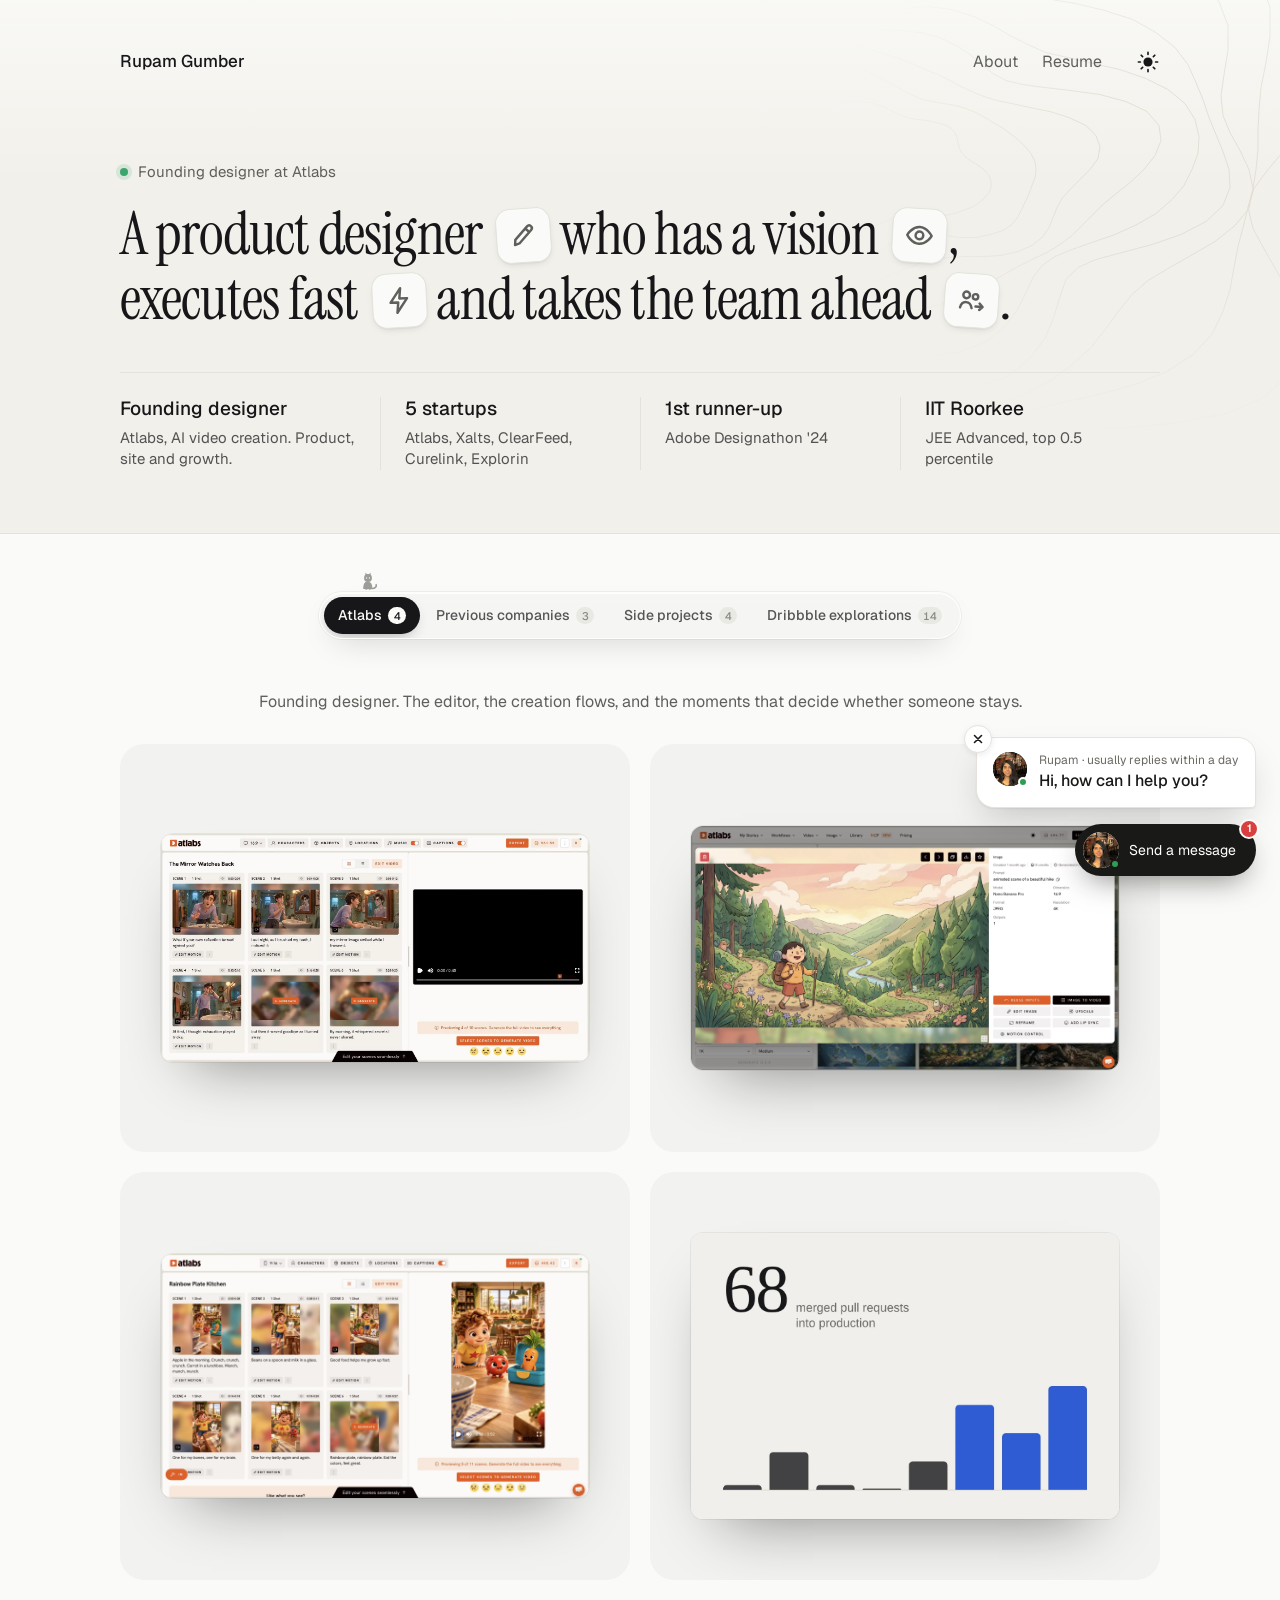
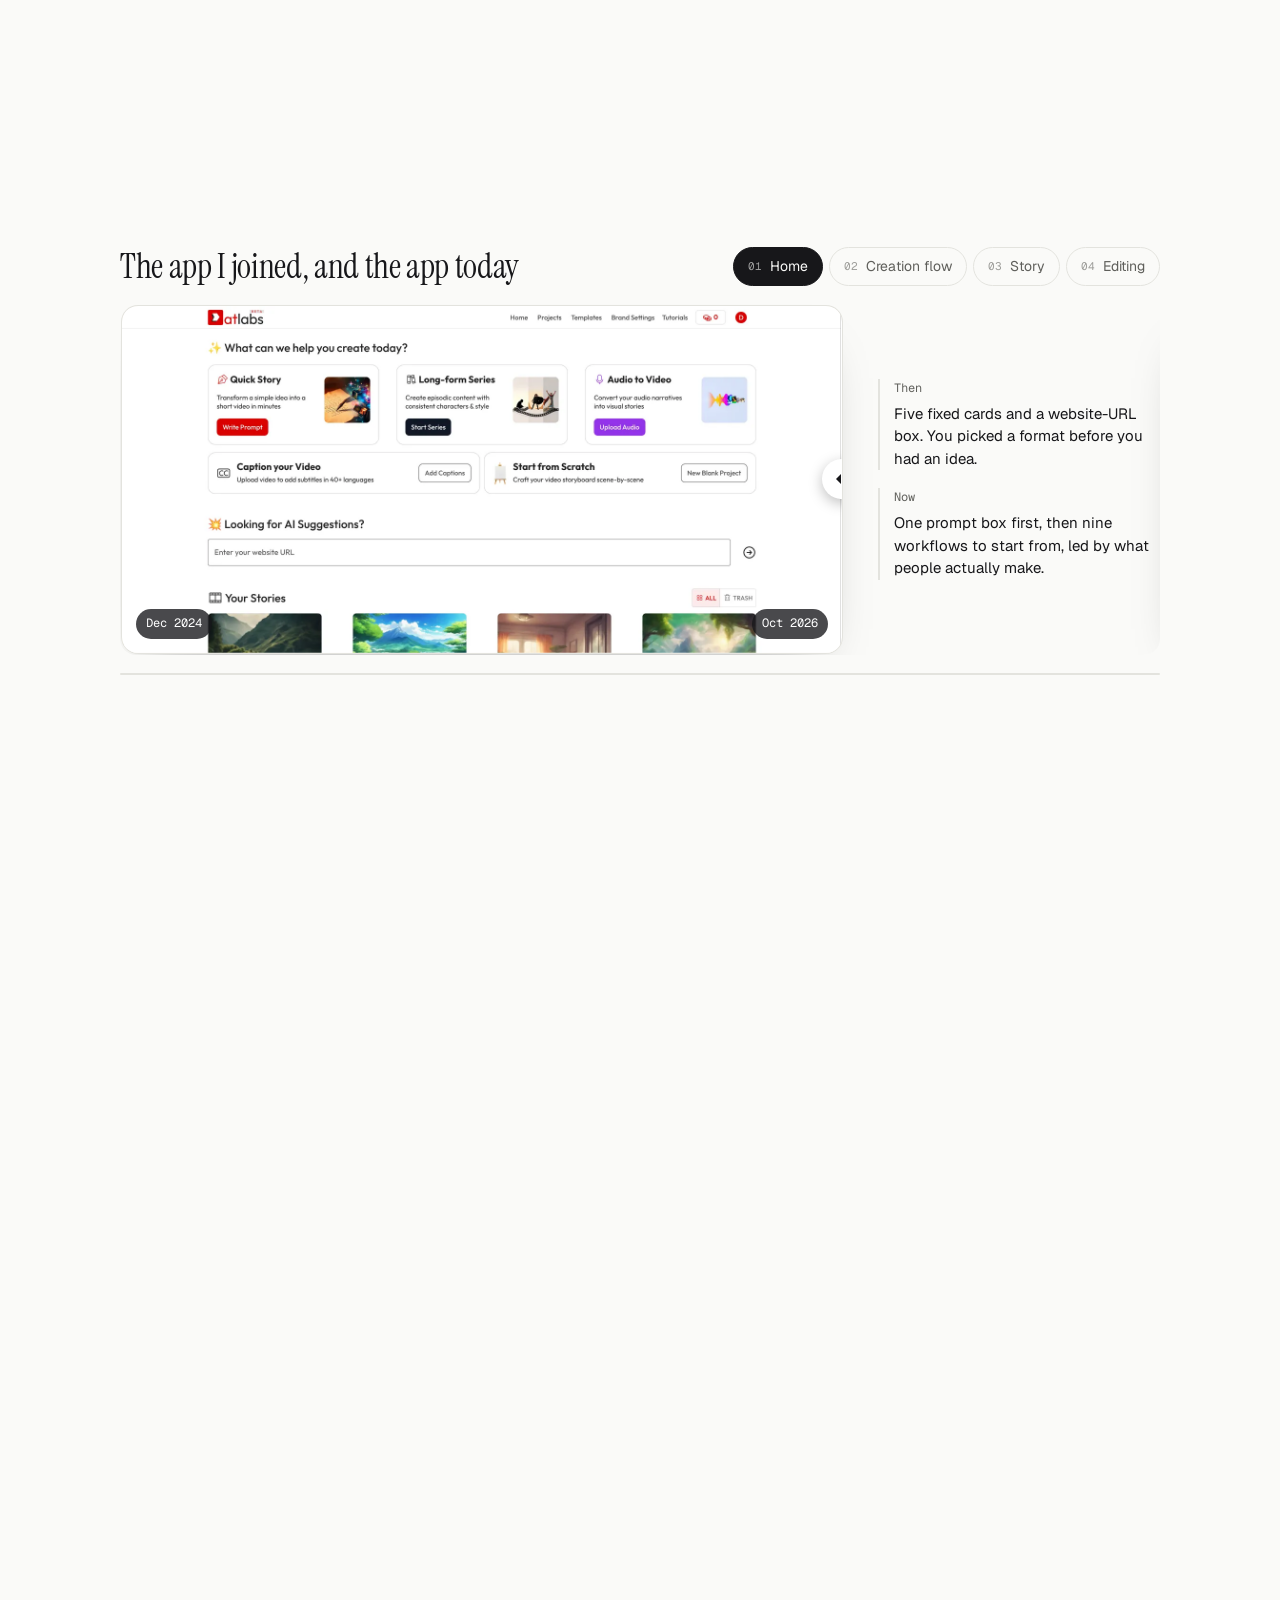
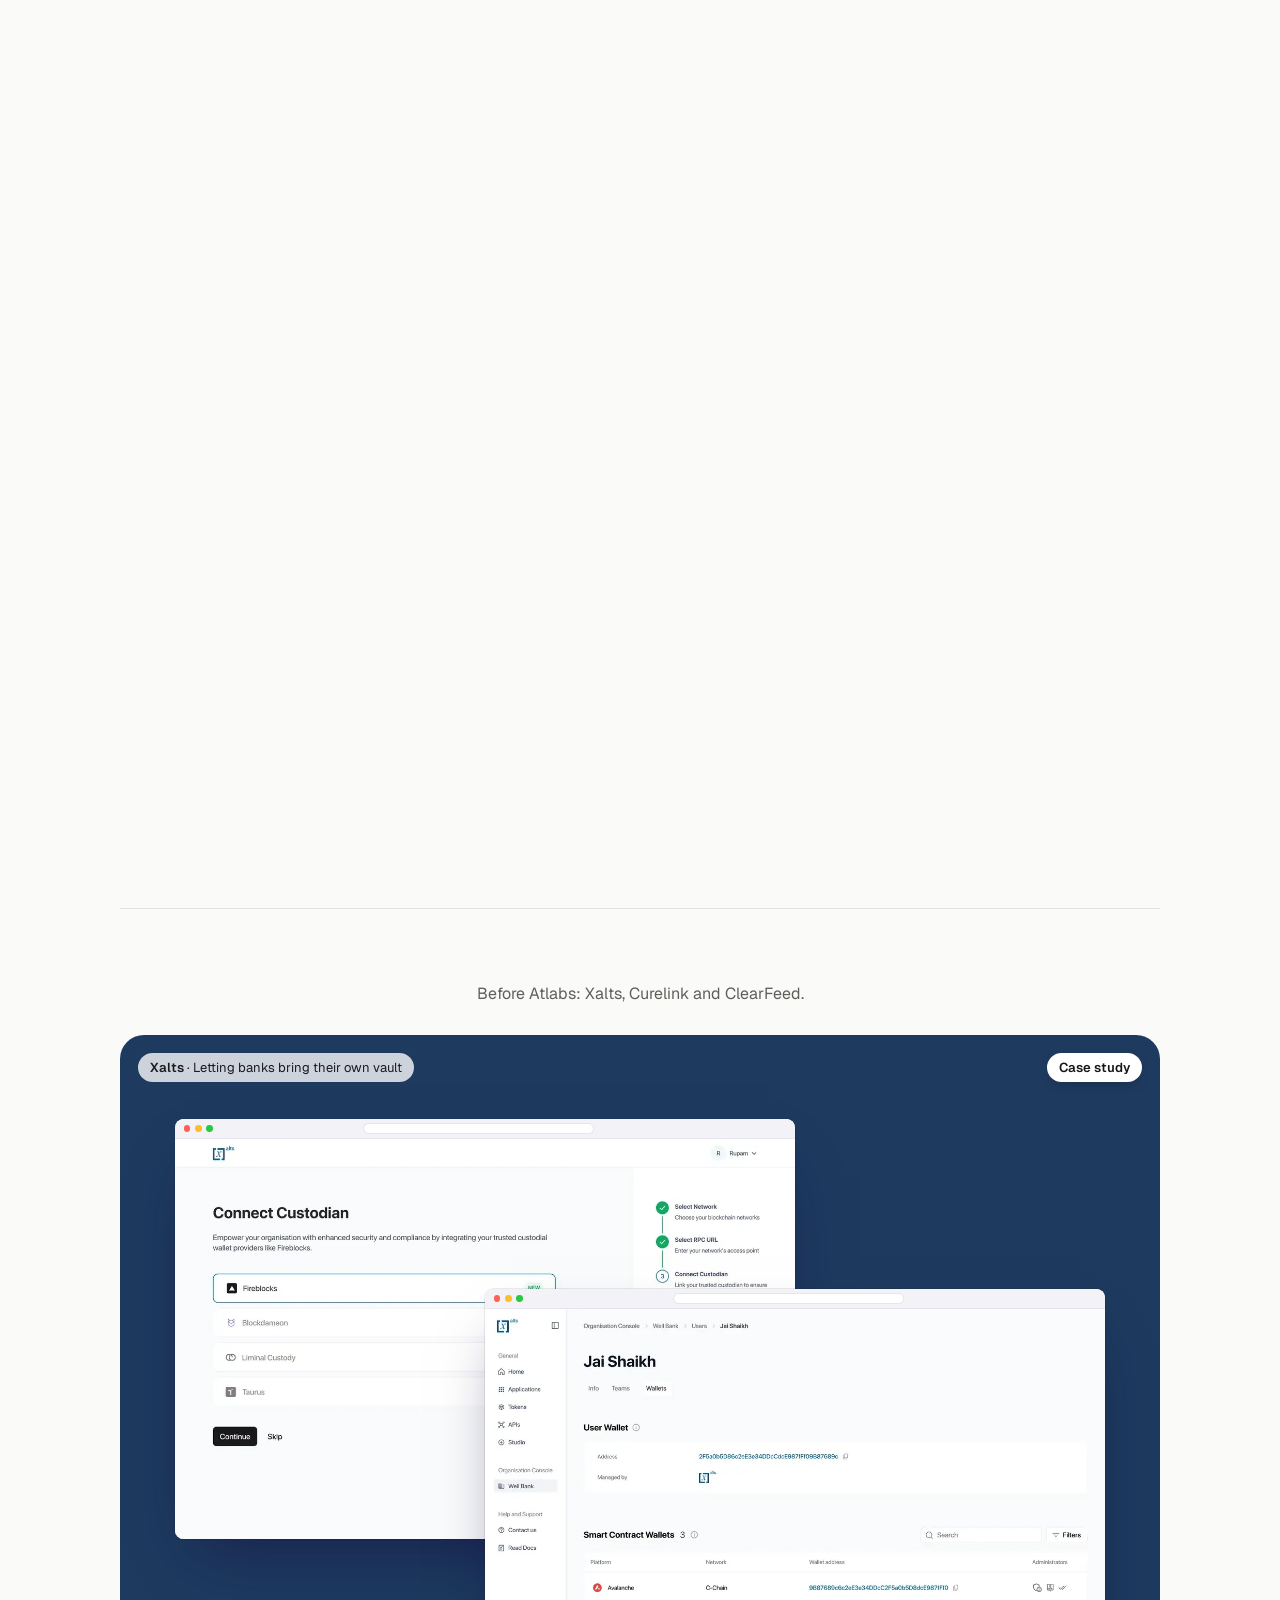
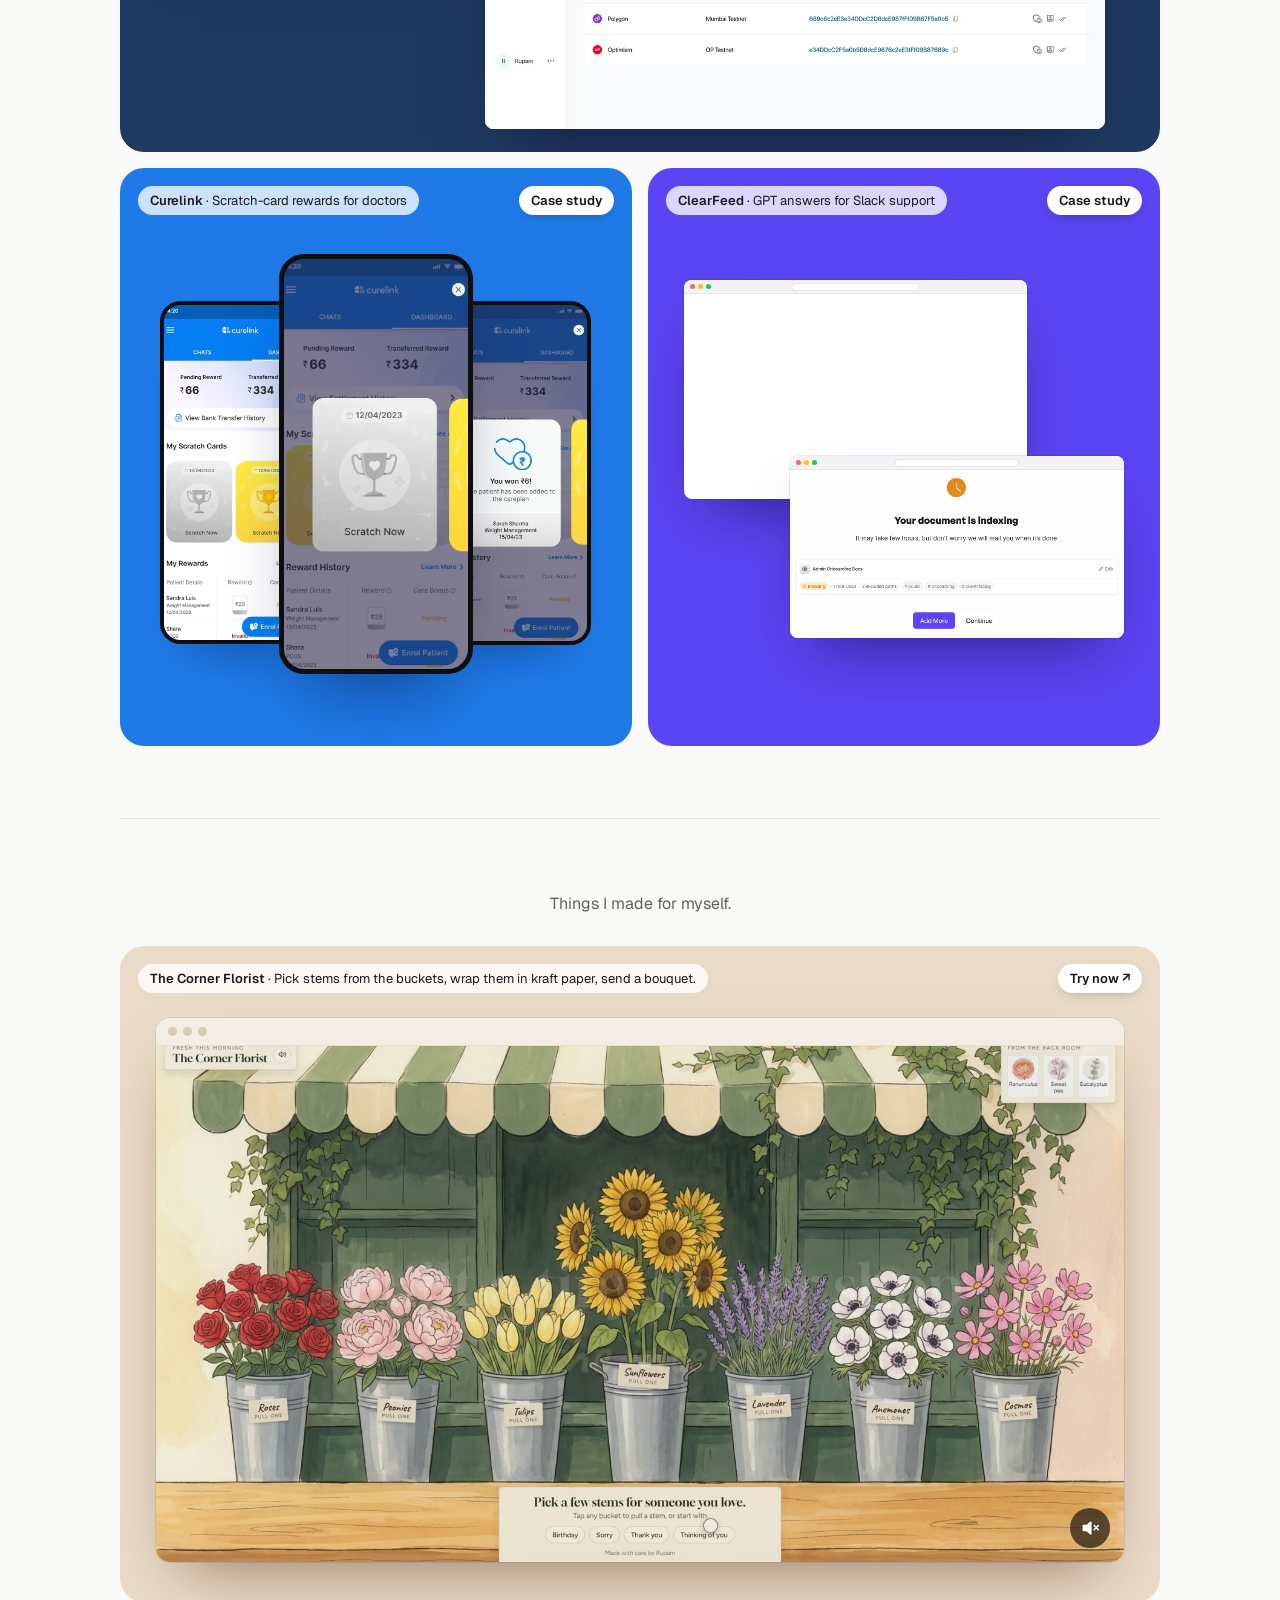
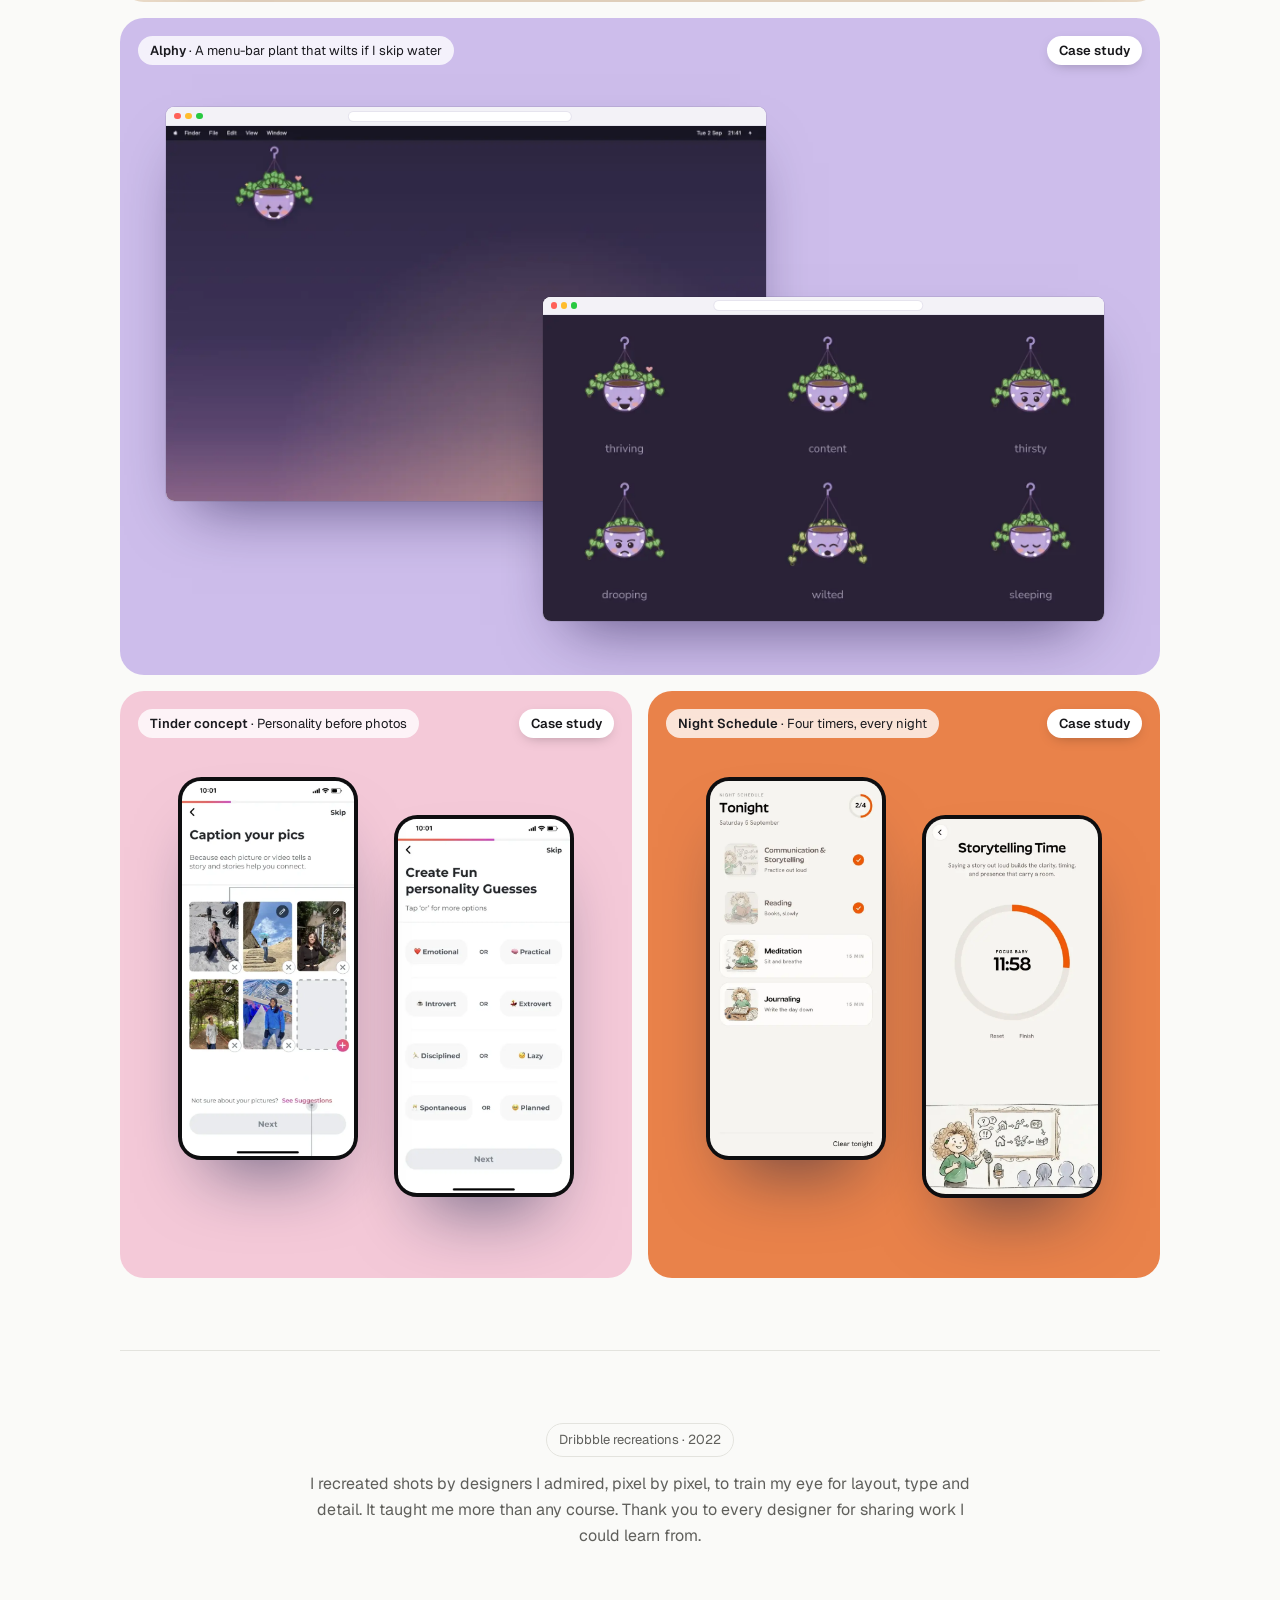
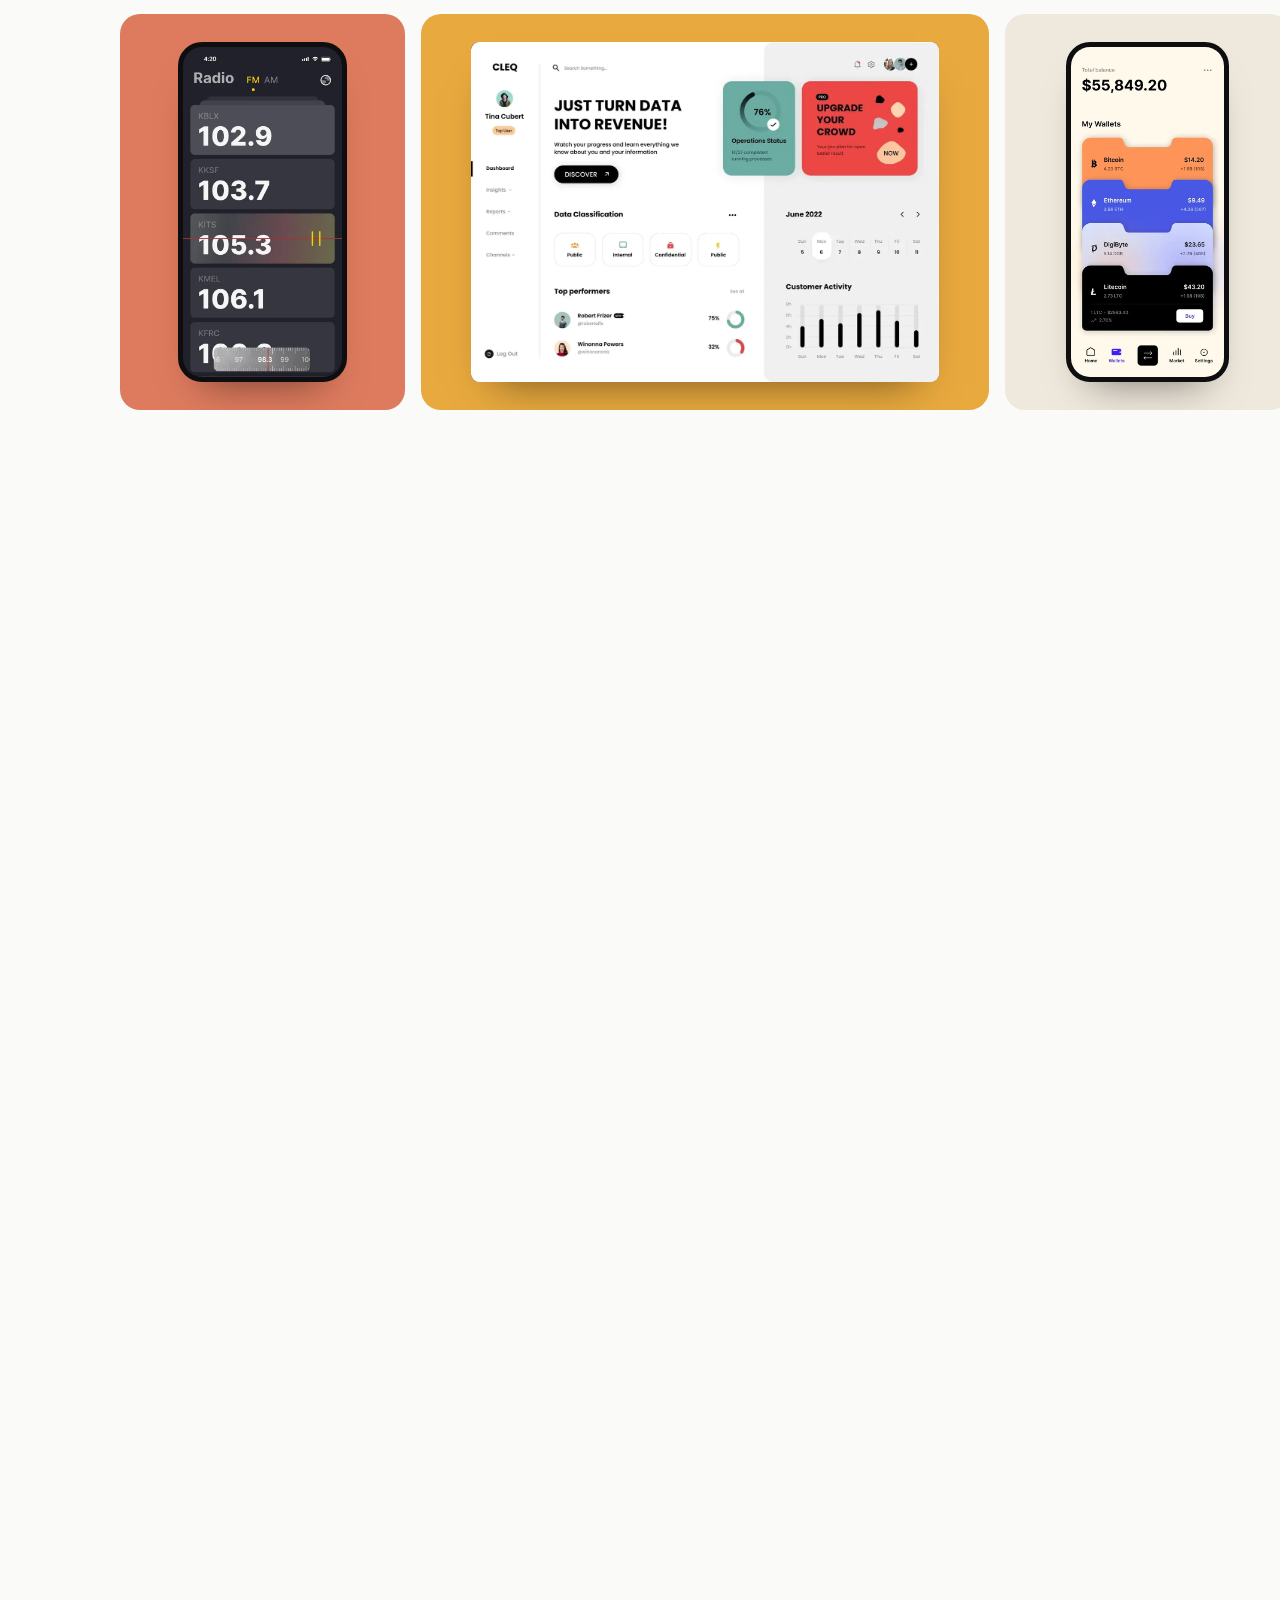
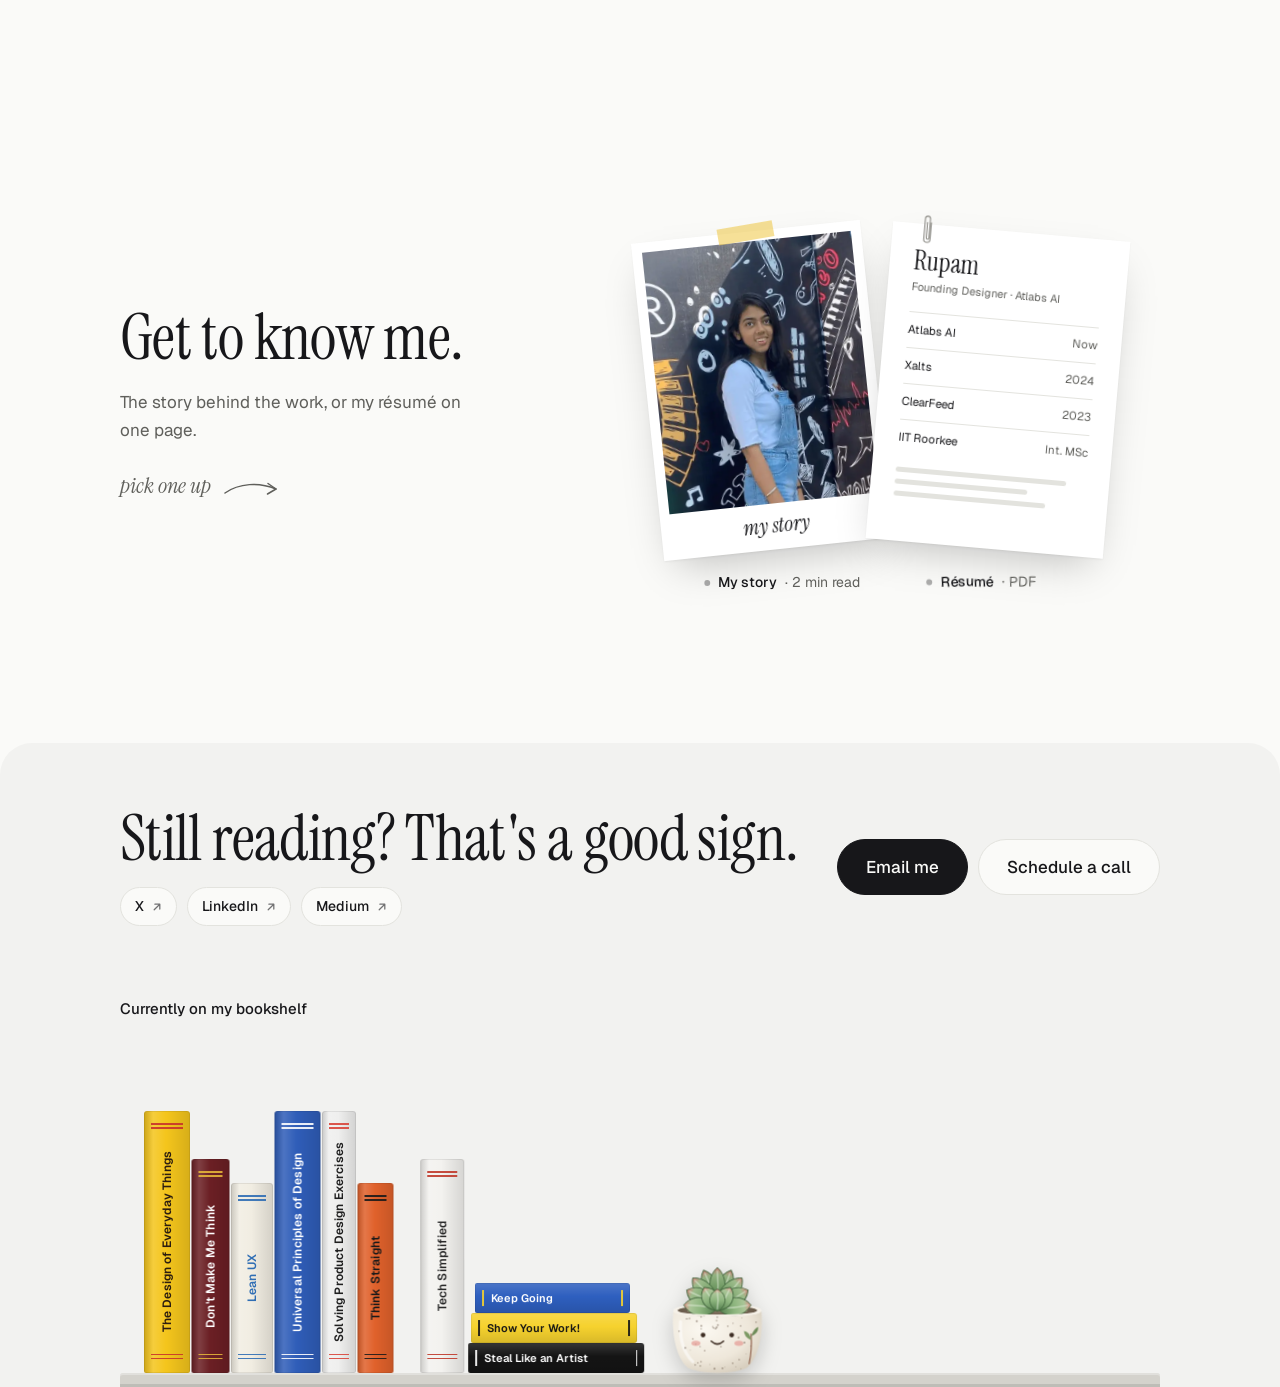
<file: work/curelink/index.html>
<!doctype html>
<html lang="en" data-theme="light">
<head>
<script>/* Diwali lights: set DIWALI_ON to true to switch them on (dark mode for everyone, lights on the home page). They switch off by themselves after the end date. */var DIWALI_ON=true;window.__diwali=DIWALI_ON&&Date.now()<Date.parse('2026-11-16T00:00:00+05:30');if(window.__diwali)document.documentElement.setAttribute('data-theme','dark');</script>
<meta charset="utf-8">
<meta name="viewport" content="width=device-width, initial-scale=1, viewport-fit=cover">
<link rel="apple-touch-icon" href="[data-uri]">
<link rel="preconnect" href="https://fonts.googleapis.com">
<link rel="preconnect" href="https://fonts.gstatic.com" crossorigin>
<link rel="stylesheet" href="https://fonts.googleapis.com/css2?family=Instrument+Serif:ital@0;1&family=Geist:wght@400;500;600&family=Caveat:wght@500;700&family=Geist+Mono:wght@400;500&display=swap">
<title>Curelink: Scratch-Card Rewards — Rupam Gumber</title>
<meta name="description" content="Health tech case study: a gamified dashboard and scratch-card rewards that made enrolling patients worth it.">
<meta name="author" content="Rupam Gumber">
<meta name="robots" content="index,follow,max-image-preview:large">
<link rel="canonical" href="https://rupam.work/work/curelink/">
<meta property="og:type" content="article">
<meta property="og:site_name" content="Rupam Gumber">
<meta property="og:title" content="Curelink: Scratch-Card Rewards — Rupam Gumber">
<meta property="og:description" content="Health tech case study: a gamified dashboard and scratch-card rewards that made enrolling patients worth it.">
<meta property="og:url" content="https://rupam.work/work/curelink/">
<meta property="og:image" content="https://rupam.work/og/curelink.jpg">
<meta property="og:image:width" content="1200"><meta property="og:image:height" content="630">
<meta property="og:image:alt" content="Curelink: rewards that lifted enrolments">
<meta name="twitter:card" content="summary_large_image">
<meta name="twitter:site" content="@rupam_gumber"><meta name="twitter:creator" content="@rupam_gumber">
<meta name="twitter:title" content="Curelink: Scratch-Card Rewards — Rupam Gumber">
<meta name="twitter:description" content="Health tech case study: a gamified dashboard and scratch-card rewards that made enrolling patients worth it.">
<meta name="twitter:image" content="https://rupam.work/og/curelink.jpg">
<meta name="theme-color" content="#FAFAF8">
<link rel="icon" href="/favicon.ico" sizes="48x48">
<link rel="icon" href="/icon-32.png" type="image/png" sizes="32x32">
<link rel="apple-touch-icon" href="/apple-touch-icon.png">
<link rel="manifest" href="/site.webmanifest">
<link rel="stylesheet" href="/assets/app.css">
<script type="application/ld+json">[{"@context": "https://schema.org", "@type": "Article", "name": "Curelink: Scratch-Card Rewards \u2014 Rupam Gumber", "url": "https://rupam.work/work/curelink/", "description": "Health tech case study: a gamified dashboard and scratch-card rewards that made enrolling patients worth it.", "author": {"@type": "Person", "name": "Rupam Gumber", "gender": "Female", "jobTitle": "Product Designer", "url": "https://rupam.work/"}, "headline": "Curelink: rewards that lifted enrolments", "image": "https://rupam.work/og/curelink.jpg", "datePublished": "2026-10-26", "dateModified": "2026-11-09", "about": {"@type": "Organization", "name": "Curelink"}, "primaryImageOfPage": {"@type": "ImageObject", "url": "https://rupam.work/og/curelink.jpg", "width": 1200, "height": 630}}, {"@context": "https://schema.org", "@type": "BreadcrumbList", "itemListElement": [{"@type": "ListItem", "position": 1, "name": "Home", "item": "https://rupam.work/"}, {"@type": "ListItem", "position": 2, "name": "Curelink: rewards that lifted enrolments", "item": "https://rupam.work/work/curelink/"}]}]</script>
<script src="/assets/router.js"></script>
</head>
<body>


<div class="wrap">
  <header class="top">
    <a class="name" href="#/">Rupam Gumber</a>
    <nav aria-label="Main">
      <a href="#/about" data-r="about">About</a>
      <a href="#/resume" data-resume>Resume</a>
      <button class="theme-btn" type="button" id="theme-btn" aria-label="Switch to dark mode">
        <svg viewBox="0 0 24 24" aria-hidden="true">
          <mask id="bite-mask"><rect x="-6" y="-6" width="36" height="36" fill="#fff"/><circle class="bite" cx="25" cy="-1" r="6" fill="#000"/></mask>
          <circle class="core" cx="12" cy="12" r="5" fill="currentColor" mask="url(#bite-mask)"/>
          <g class="rays" stroke="currentColor" stroke-width="1.8" stroke-linecap="round"><path d="M12 1.5v2.2M12 20.3v2.2M1.5 12h2.2M20.3 12h2.2M4.6 4.6l1.5 1.5M17.9 17.9l1.5 1.5M4.6 19.4l1.5-1.5M17.9 6.1l1.5-1.5"/></g>
        </svg>
      </button>
    </nav>
  </header>
  <div id="app"><main>
<section class="ph text"><a class="back" href="#/work/previous/curelink">Back to home</a><h1>Scratch cards that made enrolling worth it</h1><p>Curelink needed more patients in its care programmes. The data said the enrolment flow was fine; the people doing the enrolling just had no reason to. I designed a cash reward system for clinic coordinators, in two weeks.</p></section>
<div class="facts"><div><span>Role</span>Product Designer, freelance</div><div><span>Team</span>1 PM, 1 researcher, developers</div><div><span>Timeline</span>2 weeks, Dec '22–Jan '23</div><div><span>Platform</span>iOS and Android</div></div>
<section class="sec"><h2 class="lab">A 30-second primer</h2><div class="text"><p>Curelink helps doctors offer holistic, AI-assisted care under their own brand. Patients join a care plan in the app, and get live sessions and WhatsApp support between visits.</p></div></section>
<div class="cl-care">
  <div class="chan"><p class="h">Care between visits</p><div class="chips"><span>Query handling</span><span>Yoga sessions</span><span>Dietician</span><span>Patient education</span><span>Meditation</span></div><p class="wa"><i aria-hidden="true"></i>All on WhatsApp and live sessions</p></div>
  <div class="loop" role="img" aria-label="A loop: comprehensive care leads to a better patient experience, improved retention, more word of mouth, and new patients, which leads back to more care.">
    <ol><li>Comprehensive care</li><li>Better patient experience</li><li>Improved retention</li><li>More word of mouth</li><li>New patients</li></ol>
    <p class="again" aria-hidden="true">↺ and round again</p>
  </div>
</div>
<section class="sec"><h2 class="lab">The brief</h2><div class="text"><p class="quote">Get more patients enrolled, and more of them paying.</p></div></section>
<div class="cl-defs">
  <div><p class="k">Enrolment</p><p>A patient joins a care plan for a free trial, by scanning a QR code in the clinic or through a doctor or coordinator in the app.</p></div>
  <div><p class="k">Conversion</p><p>The patient pays, during or after the trial. That depends on how much value they get, and how well the plan was sold to them.</p></div>
</div>
<figure class="cs-mock cl bare"><button class="zoom" type="button" data-zoom="cl_qr" aria-label="Enlarge QR code poster in a clinic"><img loading="lazy" decoding="async" src="/m/d5d31da9410c.webp" width="1600" height="798" alt=""></button><figcaption>Self-enrolment: a QR code on the clinic wall</figcaption></figure>
<figure class="cs-mock cl bare"><button class="zoom" type="button" data-zoom="cl_enrol" aria-label="Enlarge The existing enrolment flow in the coordinator app"><img loading="lazy" decoding="async" src="/m/d4d854e0b988.webp" width="2000" height="941" alt=""></button><figcaption>Or a coordinator enrols them in the app</figcaption></figure>
<section class="sec"><h2 class="lab">What the data said</h2><div class="text"><p>The enrolment flow looked simple, so why were numbers low? I looked at data across clinics, where doctors, coordinators or both do the enrolling.</p></div></section>
<div class="cl-data">
  <div class="st g"><b>86%</b><p>of enrolments that start, finish. The flow works.</p></div>
  <div class="st b"><b>Few</b><p>enrolments ever start. That's the real problem.</p></div>
  <div class="split"><p class="h">Who completes enrolments</p><div class="bar" role="img" aria-label="Doctors 44 percent, QR codes 29 percent, coordinators 27 percent"><span style="--w:44%;--c:#1F7AE8">Doctors 44%</span><span style="--w:29%;--c:#6AA8F2">QR code 29%</span><span style="--w:27%;--c:#F2994A">Coordinators 27%</span></div><p class="note">Coordinators, who have the most time with patients, enrol the fewest.</p></div>
</div>
<section class="sec"><h2 class="lab">Who does the enrolling</h2><div class="text"><p>Since the flow wasn't the problem, I looked at the two people responsible for enrolling patients.</p></div></section>
<div class="cl-personas">
  <div class="pcard"><div class="who"><span class="av" style="--c:#1F7AE8">RP</span><div><b>Dr. Raj Patel, 38</b><span>General practitioner, AIIMS · runs a clinic in Delhi</span></div></div>
    <p>Tech-savvy, focused on preventive care, happy to use digital tools.</p>
    <dl><dt>Wants</dt><dd>To understand patients better and keep them engaged between visits</dd><dt>Struggles with</dt><dd>Admin eating into patient time</dd><dt>Why he'd enrol</dt><dd>Better retention, extra revenue, better care</dd></dl></div>
  <div class="pcard hi"><div class="who"><span class="av" style="--c:#F2994A">AS</span><div><b>Aditi Sharma, 28</b><span>Medical coordinator, CMAA · same clinic</span></div></div>
    <p>Handles appointments, patient queries, reminders, records and supplies.</p>
    <dl><dt>Feels</dt><dd>Her time isn't well used, and she earns around ₹20k a month</dd><dt>The gap</dt><dd>Nothing motivates her to enrol patients</dd></dl></div>
</div>
<section class="sec"><h2 class="lab">The direction</h2><div class="text"><p>Coordinators had the lowest enrolment rate because nothing motivated them, so they became the target. Gamification and rewards have fixed this kind of problem in many apps, and with modest salaries, cash rewards would genuinely matter to them.</p><p style="color:var(--mute)">An honest note: with two weeks and stakeholders already aligned on this approach, we took a shortcut instead of exploring alternatives. Perhaps not the best way, but the most practical one.</p></div></section>
<section class="sec"><h2 class="lab">Learning from other apps</h2><div class="text"><p>I hadn't designed gamification before, so I studied Google Pay, Paytm, CRED, Jar and Piggy. The same patterns kept showing up: scratch cards for rewards, coupons, coins or cash, and a visual record of what's been paid out.</p></div></section>
<section class="sec"><h2 class="lab">Choosing the reward</h2><div class="text"><p>Scratch cards were the obvious format. The real question was what's inside. Coupons weren't motivating enough, which left points or cash.</p></div></section>
<div class="cl-vs">
  <div><p class="k">Points</p><ul class="it-notes"><li class="g">Costs less than cash</li><li class="g">Can buy things at a discount</li><li class="b">Hard to grasp for coordinators who aren't very tech-savvy, so less impact</li></ul></div>
  <div class="on"><p class="k">Cash <em>Chosen</em></p><ul class="it-notes"><li class="g">Instantly understood</li><li class="g">Winnings go straight to their bank account at regular intervals</li></ul></div>
</div>
<section class="sec"><h2 class="lab">Three kinds of card</h2><div class="text"><p>After weighing six combinations, the biggest rewards went to what mattered most to the business: conversions first, then QR enrolments.</p></div></section>
<div class="cl-cards"><div class="cl-card gold"><div class="face" aria-hidden="true"><svg viewBox="0 0 24 24"><path d="M7 4h10v3a5 5 0 0 1-10 0z"></path><path d="M7 5H4.5v1.5A3 3 0 0 0 7.5 9.5M17 5h2.5v1.5a3 3 0 0 1-3 3M12 12v3.5M8.5 19.5h7M9.5 19.5l.5-4h4l.5 4"></path></svg></div><b>Gold card</b><p class="amt">Up to ₹100</p><p>When a patient pays for the care plan</p></div><div class="cl-card silver"><div class="face" aria-hidden="true"><svg viewBox="0 0 24 24"><path d="M7 4h10v3a5 5 0 0 1-10 0z"></path><path d="M7 5H4.5v1.5A3 3 0 0 0 7.5 9.5M17 5h2.5v1.5a3 3 0 0 1-3 3M12 12v3.5M8.5 19.5h7M9.5 19.5l.5-4h4l.5 4"></path></svg></div><b>Silver card</b><p class="amt">Up to ₹30</p><p>When a patient enrols through a QR code</p></div><div class="cl-card bronze"><div class="face" aria-hidden="true"><svg viewBox="0 0 24 24"><path d="M7 4h10v3a5 5 0 0 1-10 0z"></path><path d="M7 5H4.5v1.5A3 3 0 0 0 7.5 9.5M17 5h2.5v1.5a3 3 0 0 1-3 3M12 12v3.5M8.5 19.5h7M9.5 19.5l.5-4h4l.5 4"></path></svg></div><b>Bronze card</b><p class="amt">Up to ₹10</p><p>When a coordinator enrols a patient in the app</p></div></div>
<figure class="cl-flow" role="img" aria-label="Earning: a patient enrols by QR and earns a silver card, or through the coordinator app and earns a bronze card. Scratching credits cash to the wallet. If the patient pays for the care plan, a gold card is earned. Redemption: the wallet balance is sent to the bank account at the end of each week.">
  <div class="lane"><p class="h">Earning</p><div class="row"><span class="n">Patient enrols</span><span class="a" aria-hidden="true">→</span><span class="n two"><span><b>Via QR</b> · silver card</span><span><b>Via app</b> · bronze card</span></span><span class="a" aria-hidden="true">→</span><span class="n">Scratch to credit the wallet</span><span class="a" aria-hidden="true">→</span><span class="n gold two"><span>Patient pays?</span><b>Gold card</b></span></div></div>
  <div class="lane"><p class="h">Redemption</p><div class="row"><span class="n">Balance in wallet</span><span class="a" aria-hidden="true">→</span><span class="n">End of the week</span><span class="a" aria-hidden="true">→</span><span class="n">Sent to the bank account</span></div></div>
</figure>
<section class="cs-iters cl" aria-labelledby="clit-h">
  <div class="it-head"><div><p class="it-k">Iterations</p><h3 id="clit-h">Four places I changed my mind</h3></div><div class="it-tabs" role="group" aria-label="Screen"><button type="button" class="it-tab" data-it="win" aria-pressed="true">Winning a card</button><button type="button" class="it-tab" data-it="dash" aria-pressed="false">Dashboard</button><button type="button" class="it-tab" data-it="how" aria-pressed="false">How rewards work</button><button type="button" class="it-tab" data-it="limit" aria-pressed="false">Enrolment limits</button></div></div>
  <div class="it-panel" data-itp="win"><div class="it-side"><p class="it-v">Card in the chat header</p><div class="cl-shot"><button class="zoom" type="button" data-zoom="cl_win1" aria-label="Enlarge Card in the chat header"><img loading="lazy" decoding="async" src="/m/433906127d3e.webp" width="1100" height="1049" alt=""></button></div><ul class="it-notes"><li class="g">Space-efficient</li><li class="g">Leaves the existing flow untouched</li><li class="b">The scratch card barely gets noticed</li></ul></div><div class="it-side"><p class="it-v">Card on the success screen <em>Shipped</em></p><div class="cl-shot"><button class="zoom" type="button" data-zoom="cl_win2" aria-label="Enlarge Card on the success screen"><img loading="lazy" decoding="async" src="/m/a4eb3e4d0d7d.webp" width="1100" height="1050" alt=""></button></div><ul class="it-notes"><li class="g">The win appears right on the success screen, so it feels like a moment</li><li class="g">Well highlighted, and a steadier layout</li></ul></div></div><div class="it-panel" data-itp="dash" hidden=""><div class="it-side"><p class="it-v">Exploration 1</p><div class="cl-shot"><button class="zoom" type="button" data-zoom="cl_dash1" aria-label="Enlarge Exploration 1"><img loading="lazy" decoding="async" src="/m/8a5d80a4488d.webp" width="1100" height="1087" alt=""></button></div><ul class="it-notes"><li class="g">Minimal layout</li><li class="b">Only today's earnings; everything else is one more tap away</li><li class="b">Bank transfer history sits two taps deep</li></ul></div><div class="it-side"><p class="it-v">Exploration 2 <em>Shipped</em></p><div class="cl-shot"><button class="zoom" type="button" data-zoom="cl_dash2" aria-label="Enlarge Exploration 2"><img loading="lazy" decoding="async" src="/m/add81babdad9.webp" width="1100" height="1081" alt=""></button></div><ul class="it-notes"><li class="g">All reward history on the same page</li></ul></div></div><div class="it-panel" data-itp="how" hidden=""><div class="it-side"><p class="it-v">Three cards to swipe</p><div class="cl-shot"><button class="zoom" type="button" data-zoom="cl_how1" aria-label="Enlarge Three cards to swipe"><img loading="lazy" decoding="async" src="/m/2f34ba4516c7.webp" width="1400" height="886" alt=""></button></div><ul class="it-notes"><li class="b">Three screens of reading before the idea lands</li></ul></div><div class="it-side"><p class="it-v">A short video and a summary <em>Shipped</em></p><div class="cl-shot"><button class="zoom" type="button" data-zoom="cl_how2" aria-label="Enlarge A short video and a summary"><img loading="lazy" decoding="async" src="/m/f65cdcc45937.webp" width="613" height="1262" alt=""></button></div><ul class="it-notes"><li class="g">A 20–30 second video is easier to grasp, and intent is high here, so people watch it</li><li class="g">Clearer hierarchy, with the amount you can win up front</li></ul></div></div><div class="it-panel" data-itp="limit" hidden=""><div class="it-side"><p class="it-v">Rules in a second popup</p><div class="cl-shot"><button class="zoom" type="button" data-zoom="cl_edge2" aria-label="Enlarge Rules in a second popup"><img loading="lazy" decoding="async" src="/m/2a7589a847fd.webp" width="680" height="1555" alt=""></button></div><ul class="it-notes"><li class="b">A popup on top of a popup, which Nielsen Norman Group advises against on mobile</li></ul></div><div class="it-side"><p class="it-v">A link to the support page <em>Shipped</em></p><div class="cl-shot"><button class="zoom" type="button" data-zoom="cl_edge1" aria-label="Enlarge A link to the support page"><img loading="lazy" decoding="async" src="/m/e1a279c679c3.webp" width="683" height="1555" alt=""></button></div><ul class="it-notes"><li class="g">"Know more" opens the support page instead of stacking another popup</li></ul></div></div>
</section>
<section class="sec"><h2 class="lab">The dashboard</h2><div class="text"><p>Tabs replaced the hamburger menu, since they're easier to reach. "View bank transfer history" moved up because coordinators kept wanting it, and rewards became a clean table. Many coordinators are 25 to 50, so text stays large, and anything small is bold.</p></div></section>
<figure class="cs-mock cl bare"><button class="zoom" type="button" data-zoom="cl_final" aria-label="Enlarge Final dashboard screens"><img loading="lazy" decoding="async" src="/m/ea622eb5d924.webp" width="2000" height="1265" alt=""></button><figcaption>The final dashboard: rewards, scratch cards and history</figcaption></figure>
<div class="cs-two cs-eq">
  <figure class="cs-mock cl bare"><button class="zoom" type="button" data-zoom="cl_bank" aria-label="Enlarge Bank transfer history, two versions"><img loading="lazy" decoding="async" src="/m/05bc7746bf7c.webp" width="1300" height="1278" alt=""></button><figcaption>Bank transfer history: the simpler list shipped</figcaption></figure>
  <figure class="cs-mock cl bare"><button class="zoom" type="button" data-zoom="cl_cards" aria-label="Enlarge All scratch cards"><img loading="lazy" decoding="async" src="/m/e1bc1af60dd1.webp" width="2000" height="1265" alt=""></button><figcaption>Every card, opened and unopened</figcaption></figure>
</div>
<figure class="cs-mock cl bare"><button class="zoom" type="button" data-zoom="cl_ftux" aria-label="Enlarge First-time dashboard"><img loading="lazy" decoding="async" src="/m/45b7891124f9.webp" width="2000" height="1265" alt=""></button><figcaption>First visit: empty states, with a nudge to earn the first card</figcaption></figure>
<div class="cs-mock cl bare"><figure class="cl-vid wide"><video data-vsrc="clv_empty" muted="" loop="" playsinline="" autoplay="" poster="/m/1b2157f6e988.webp#clv_empty" aria-label="Empty and loading states, with a shimmer while data loads" data-on="1" src="/m/3ad897f05284.mp4"></video><figcaption>Empty and loading states, with a shimmer while data loads</figcaption></figure></div>
<section class="sec"><h2 class="lab">Guarding against gaming it</h2><div class="text"><p>Cash for enrolments invites fake ones. Enrolment is limited to office hours, with caps per hour and per day, and clear messages when a limit is hit.</p></div></section>
<figure class="cs-mock cl bare"><button class="zoom" type="button" data-zoom="cl_limits" aria-label="Enlarge Enrolment limit messages"><img loading="lazy" decoding="async" src="/m/e453b7842649.webp" width="2000" height="1125" alt=""></button><figcaption>Daily, hourly and time-window limits</figcaption></figure>
<section class="sec"><h2 class="lab">Small moments</h2><div class="text"><p>A few micro-animations to make winning feel like winning.</p></div></section>
<div class="cl-vids"><figure class="cl-vid "><video data-vsrc="clv_success" muted="" loop="" playsinline="" autoplay="" poster="/m/f7b6c040a9a1.webp#clv_success" aria-label="Enrolment success, with the card sliding in" data-on="1" src="/m/ac149499737c.mp4"></video><figcaption>Enrolment success, with the card sliding in</figcaption></figure><figure class="cl-vid "><video data-vsrc="clv_scratch" muted="" loop="" playsinline="" autoplay="" poster="/m/ce76a2b17d33.webp#clv_scratch" aria-label="Scratching a card to reveal the reward" data-on="1" src="/m/65b061575e13.mp4"></video><figcaption>Scratching a card to reveal the reward</figcaption></figure><figure class="cl-vid "><video data-vsrc="clv_limit" muted="" loop="" playsinline="" autoplay="" poster="/m/836e26d0921b.webp#clv_limit" aria-label="An out-of-hours limit message" data-on="1" src="/m/a0b4fc034b9a.mp4"></video><figcaption>An out-of-hours limit message</figcaption></figure></div>
<section class="sec"><h2 class="lab">What changed</h2><div><div class="stats"><div><b>+26%</b><span>Enrolments</span></div><div><b>+12%</b><span>Conversions</span></div></div><p class="text">A few months later, when the team came back to me for another project, I asked how it went. These were the numbers.</p></div></section>
<blockquote class="cs-quote"><p>“Rupam's ability to turn ideas into high-fidelity designs quickly is impressive. Her user-focused approach and attention to detail made a big impact on the final product.”</p><footer class="by">The product manager I worked with at Curelink</footer></blockquote>
<section class="sec"><h2 class="lab">What I took away</h2><div><p class="text" style="color:var(--mute)">My first freelance project, on a very tight deadline.</p><div class="decs">
  <div><b>Deadlines I could keep</b><p>Setting realistic ones, then sticking to them.</p></div>
  <div><b>Staying flexible</b><p>Ready to change designs or plans quickly, and go the extra mile for the client.</p></div>
  <div><b>Using what you have</b><p>You rarely get the best resources, but using the ones you have well goes a long way.</p></div>
</div></div></section>
<nav class="case-nav" aria-label="More case studies">
    <div class="cn-head"><p>You've reached the end of <b>Curelink</b></p><div class="cn-dots"><a href="#/video-teaser" class="cn-dot" style="--cc:#C2410C" aria-label="Video teaser"></a><a href="#/create-image" class="cn-dot" style="--cc:#C2410C" aria-label="Create Image"></a><a href="#/editing-experience" class="cn-dot" style="--cc:#23734A" aria-label="Editing experience"></a><a href="#/designing-in-production" class="cn-dot" style="--cc:#2F5BD3" aria-label="Designing in production"></a><a href="#/xalts" class="cn-dot" style="--cc:#1E3A5F" aria-label="Xalts"></a><a href="#/clearfeed" class="cn-dot" style="--cc:#5B44F2" aria-label="ClearFeed"></a><a href="#/curelink" class="cn-dot on" style="--cc:#1F7AE8" aria-label="Curelink" aria-current="page"></a><a href="#/alphy" class="cn-dot" style="--cc:#6B4FA8" aria-label="Alphy"></a><a href="#/night-schedule" class="cn-dot" style="--cc:#E8590C" aria-label="Night Schedule"></a><a href="https://www.behance.net/gallery/204867193/Deeper-Connections-via-Tinder-a-design-case-study" target="_blank" rel="noopener" class="cn-dot" style="--cc:#E0457B" aria-label="Tinder concept"></a><span>7 of 10</span></div></div>
    <div class="cn-grid solo"><a class="cn-card next" href="#/alphy" style="--cc:#6B4FA8">
      <span class="cn-txt"><span class="cn-k">Up next →</span><b>Alphy</b><span class="cn-l">A plant that gets me to drink water</span><span class="cn-m">Side project · macOS</span></span>
      <span class="cn-img" aria-hidden="true"><img class="" loading="lazy" decoding="async" src="/m/df5668a28d0e.webp" alt=""></span></a></div>
    <div class="cn-foot"><a class="cn-home" href="#/"><svg viewBox="0 0 20 20" aria-hidden="true"><path d="M16 10H4M9 5l-5 5 5 5"></path></svg>Back to home</a><a class="cn-all" href="#/work/previous">See all work</a></div>
  </nav><section class="desk-sec" aria-labelledby="desk-h">
 <div class="dk-copy"><h2 id="desk-h">Get to know me.</h2>
  <p>The story behind the work, or my résumé on one page.</p>
  <div class="dk-hint" aria-hidden="true"><span>pick one up</span>
   <svg width="58" height="22" viewBox="0 0 58 22" fill="none" stroke="currentColor" stroke-width="1.5" stroke-linecap="round" stroke-linejoin="round"><path d="M2 15C16 5 36 4 53 11"></path><path d="M45 5.5l8 5.5-8.5 5"></path></svg></div>
 </div>
 <div class="dk-desk" id="desk">
  <a class="dk-obj dk-pol dk-pre" href="#/about" draggable="false" data-k="story" aria-label="Read my story, 2 minute read">
   <div class="dk-inner"><span class="dk-seen" aria-hidden="true">✓</span><div class="dk-body"><span class="dk-tape"></span>
    <div class="dk-flip">
     <div class="dk-face"><div class="dk-ph"><img alt="Rupam" draggable="false" src="/m/ac0e9aef0b19.webp"></div><em>my story</em></div>
     <div class="dk-face dk-back"><p>How an engineer from IIT Roorkee ended up designing AI video tools.</p><span>Read it →</span></div>
    </div></div></div>
   <span class="dk-lbl">My story <i>· 2 min read</i></span></a>
  <a class="dk-obj dk-sheet dk-pre" href="#/resume" data-resume="" draggable="false" data-k="resume" aria-label="Open résumé, one page PDF">
   <div class="dk-inner"><span class="dk-seen" aria-hidden="true">✓</span><div class="dk-body">
    <svg class="dk-clip" width="22" height="52" viewBox="0 0 22 52" fill="none" stroke="#9C9B96" stroke-width="2" stroke-linecap="round"><path d="M16 14v26a5 5 0 0 1-10 0V8a4 4 0 0 1 8 0v30a2 2 0 0 1-4 0V14"></path></svg>
    <h4>Rupam</h4><div class="dk-r">Founding Designer · Atlabs AI</div>
    <div class="dk-row"><span>Atlabs AI</span><span>Now</span></div><div class="dk-row"><span>Xalts</span><span>2024</span></div>
    <div class="dk-row"><span>ClearFeed</span><span>2023</span></div><div class="dk-row"><span>IIT Roorkee</span><span>Int. MSc</span></div>
    <div class="dk-bars"><div style="width:90%"></div><div style="width:70%"></div><div style="width:80%"></div></div>
    <span class="dk-stamp">1 PAGE</span>
    <div class="dk-dl"><b>Open résumé ↗</b></div></div></div>
   <span class="dk-lbl">Résumé <i>· PDF</i></span></a>
 </div>
</section></main></div>
  <dialog class="lb" id="lb"><img alt=""><form method="dialog"><button>Close</button></form></dialog>
  <dialog class="rvd" id="rvd" aria-labelledby="rvd-t">
    <div class="rvd-bar"><p id="rvd-t">Resume</p><div class="rvd-acts"><button type="button" class="sf-btn primary" id="rvd-dl"><svg viewBox="0 0 20 20" aria-hidden="true"><path d="M10 3v10M5.5 8.5 10 13l4.5-4.5M4 16.5h12"/></svg><span>Download PDF</span></button><button type="button" class="rvd-x" id="rvd-x" aria-label="Close resume"><svg viewBox="0 0 20 20" aria-hidden="true"><path d="M5 5l10 10M15 5 5 15"/></svg></button></div></div>
    <div class="rvd-body"><img id="rvd-img" alt="Rupam Gumber's resume, Oct 2026: Founding Designer at Atlabs AI; earlier at Xalts and ClearFeed; IIT Roorkee; Adobe Designathon 2024 first runner-up and Best CSS Site of the Day." width="1600" height="2262"></div>
    <p class="rvd-note" id="rvd-note" aria-live="polite"></p>
  </dialog>
  <div class="rprog" id="rprog" aria-hidden="true"></div>
  <button type="button" class="rchip" id="rchip" hidden aria-label="Reading progress. Jump to the end"><span class="ring" aria-hidden="true"></span><span class="t"><b></b><span class="sec-name"></span></span><span class="left"></span></button>
<!-- rupam.work chat widget (v2) — from claude/chat-widget.html, replaces the old "Contact me" button + menu -->
<style>
  #rw-chat, #rw-chat * { box-sizing: border-box; }
  #rw-chat {
    --ink: #191917; --muted: #6B6862; --soft: #4A4743; --line: #E6E3DD; --line-2: #DAD6CF;
    --bubble: #F1EFEA; --panel: #FFFFFF; --online: #2F9E55; --badge: #D93F3F; --error: #B42318;
    position: fixed; right: 24px; bottom: 24px; z-index: 2147483000;
    font-family: var(--sans, 'Geist'), system-ui, -apple-system, sans-serif; font-size: 14px; line-height: 1.45; color: var(--ink);
  }
  #rw-chat button, #rw-chat input, #rw-chat textarea { font: inherit; color: inherit; }
  @keyframes rwPop { from { opacity: 0; transform: translateY(8px) scale(.96); } to { opacity: 1; transform: none; } }
  @keyframes rwDot { 0%,80%,100% { opacity: .25; transform: translateY(0); } 40% { opacity: 1; transform: translateY(-2px); } }
  .rw-pop { animation: rwPop .32s cubic-bezier(.2,.8,.2,1) both; transform-origin: bottom right; }
  @media (prefers-reduced-motion: reduce) { .rw-pop, .rw-dot { animation: none !important; } }
  .rw-hidden { display: none !important; }

  .rw-avatar { position: relative; flex: none; border-radius: 50%; display: flex; align-items: center; justify-content: center; font-weight: 600; background: var(--ink); color: #fff; }
  .rw-avatar::after { content: ""; position: absolute; right: -1px; bottom: -1px; width: 10px; height: 10px; border-radius: 50%; background: var(--online); border: 2px solid #fff; }

  /* launcher */
  .rw-launch { position: relative; display: flex; align-items: center; gap: 10px; height: 52px; padding: 0 20px 0 8px; margin-left: auto;
    background: var(--ink); color: #fff; border: 0; border-radius: 26px; cursor: pointer; font-size: 15px; font-weight: 500;
    box-shadow: 0 12px 30px -10px rgba(25,25,23,.55); }
  .rw-launch:hover, .rw-close-fab:hover, .rw-primary:hover { background: #2E2E2B; }
  .rw-launch .rw-avatar { width: 36px; height: 36px; font-size: 14px; background: #fff; color: var(--ink); }
  .rw-launch .rw-avatar::after { border-color: var(--ink); }
  .rw-badge { position: absolute; top: -5px; right: -3px; min-width: 20px; height: 20px; padding: 0 5px; border-radius: 10px; background: var(--badge);
    color: #fff; font-size: 11px; font-weight: 600; display: flex; align-items: center; justify-content: center; border: 2px solid var(--paper, #F5F3EF); }
  .rw-close-fab { width: 52px; height: 52px; margin-left: auto; border-radius: 26px; border: 0; background: var(--ink); color: #fff; display: flex;
    align-items: center; justify-content: center; cursor: pointer; box-shadow: 0 12px 30px -10px rgba(25,25,23,.55); }

  /* greeting peek */
  .rw-peek { position: absolute; right: 0; bottom: 68px; width: 280px; }
  .rw-peek-card { display: flex; gap: 12px; align-items: flex-start; width: 100%; text-align: left; padding: 14px 16px; background: #fff;
    border: 1px solid var(--line); border-radius: 18px 18px 4px 18px; cursor: pointer;
    box-shadow: 0 1px 2px rgba(25,25,23,.06), 0 16px 36px -10px rgba(25,25,23,.22); }
  .rw-peek-card .rw-avatar { width: 34px; height: 34px; font-size: 14px; }
  .rw-peek-meta { font-size: 12px; color: var(--muted); display: block; }
  .rw-peek-text { font-size: 16px; font-weight: 500; display: block; }
  .rw-peek-x { position: absolute; top: -12px; left: -12px; width: 28px; height: 28px; border-radius: 50%; background: #fff; border: 1px solid var(--line);
    display: flex; align-items: center; justify-content: center; cursor: pointer; padding: 0; color: var(--muted); box-shadow: 0 2px 6px rgba(25,25,23,.08); }

  /* panel */
  .rw-panel { position: absolute; right: 0; bottom: 68px; width: 372px; height: 560px; max-height: calc(100vh - 120px); display: flex; flex-direction: column;
    background: var(--panel); border: 1px solid var(--line); border-radius: 22px; overflow: hidden;
    box-shadow: 0 1px 2px rgba(25,25,23,.06), 0 24px 60px -16px rgba(25,25,23,.28); }
  .rw-head { display: flex; align-items: center; gap: 12px; padding: 16px 12px 16px 18px; border-bottom: 1px solid #EFECE6; }
  .rw-head .rw-avatar { width: 40px; height: 40px; font-size: 16px; }
  .rw-head-text { display: flex; flex-direction: column; flex: 1; min-width: 0; }
  .rw-name { font-size: 15px; font-weight: 600; }
  .rw-sub { font-size: 12px; color: var(--muted); }
  .rw-icon-btn { flex: none; width: 36px; height: 36px; border-radius: 10px; border: 0; background: transparent; color: var(--muted);
    display: flex; align-items: center; justify-content: center; cursor: pointer; padding: 0; }
  .rw-icon-btn:hover, .rw-ghost:hover, .rw-chip:hover { background: var(--bubble); }

  .rw-thread { flex: 1; overflow-y: auto; padding: 16px 16px 12px; display: flex; flex-direction: column; gap: 8px; }
  .rw-day { align-self: center; font-size: 12px; color: var(--muted); padding-bottom: 4px; }
  .rw-msg { max-width: 82%; padding: 10px 14px; white-space: pre-wrap; word-wrap: break-word; }
  .rw-them { align-self: flex-start; background: var(--bubble); border-radius: 18px 18px 18px 4px; }
  .rw-me { align-self: flex-end; background: var(--ink); color: #fff; border-radius: 18px 18px 4px 18px; }
  .rw-typing { align-self: flex-start; display: flex; gap: 4px; padding: 14px 16px; background: var(--bubble); border-radius: 18px 18px 18px 4px; }
  .rw-dot { width: 6px; height: 6px; border-radius: 3px; background: var(--muted); animation: rwDot 1s infinite; }
  .rw-dot:nth-child(2) { animation-delay: .15s; } .rw-dot:nth-child(3) { animation-delay: .3s; }

  .rw-chips { display: flex; flex-wrap: wrap; justify-content: flex-end; gap: 6px; padding-top: 6px; }
  .rw-chip { height: 34px; padding: 0 14px; border: 1px solid var(--line-2); border-radius: 17px; background: #fff; font-size: 13px; cursor: pointer; }

  .rw-email { display: flex; flex-direction: column; gap: 8px; margin-top: 4px; padding: 12px; border: 1px solid var(--line); border-radius: 14px; background: #FBFAF8; }
  .rw-email label { font-size: 12px; color: var(--muted); }
  .rw-email-row { display: flex; gap: 8px; }
  .rw-email input { flex: 1; min-width: 0; height: 40px; padding: 0 12px; border: 1px solid var(--line-2); border-radius: 10px; font-size: 14px; background: #fff; }
  .rw-primary { flex: none; height: 40px; padding: 0 16px; background: var(--ink); color: #fff; border: 0; border-radius: 10px; font-size: 14px; font-weight: 500; cursor: pointer; }
  .rw-error { font-size: 12px; color: var(--error); }

  .rw-foot { border-top: 1px solid #EFECE6; }
  .rw-composer { position: relative; display: flex; align-items: flex-end; gap: 8px; margin: 12px 12px 6px; padding: 6px 6px 6px 14px;
    border: 1px solid var(--line-2); border-radius: 14px; background: #fff; }
  .rw-composer textarea { flex: 1; resize: none; border: 0; outline: none; font-size: 14px; line-height: 1.45; background: transparent; padding: 7px 0; min-height: 44px; max-height: 120px; }
  .rw-send { flex: none; width: 38px; height: 38px; border-radius: 11px; border: 0; background: #C9C5BE; color: #fff; display: flex; align-items: center; justify-content: center; cursor: pointer; padding: 0; }
  .rw-send.is-ready { background: var(--ink); }
  .rw-actions { display: flex; align-items: center; gap: 2px; padding: 4px 8px 10px; }
  .rw-ghost { display: flex; align-items: center; gap: 6px; height: 36px; padding: 0 10px; border: 0; border-radius: 9px; background: transparent;
    color: var(--soft); font-size: 13px; cursor: pointer; text-decoration: none; }
  .rw-sr { position: absolute; width: 1px; height: 1px; overflow: hidden; clip: rect(0 0 0 0); white-space: nowrap; }

  @media (max-width: 480px) {
    #rw-chat { right: 16px; bottom: 16px; left: 16px; }
    .rw-panel { width: 100%; height: calc(100vh - 100px); }
    .rw-peek { width: min(280px, 100%); }
  }

  /* portfolio fit: keep the launcher visible on the dark theme, and let clicks pass through the empty part of the full-width mobile container */
  #rw-chat .rw-launch, #rw-chat .rw-close-fab, #rw-chat .rw-send, #rw-chat .rw-primary, #rw-chat .rw-me { color: #fff; }
  :root[data-theme="dark"] #rw-chat .rw-launch, :root[data-theme="dark"] #rw-chat .rw-close-fab { background: #FAFAF8; color: #191917; }
  :root[data-theme="dark"] #rw-chat .rw-launch:hover, :root[data-theme="dark"] #rw-chat .rw-close-fab:hover { background: #ECECE8; }
  :root[data-theme="dark"] .rw-launch .rw-avatar { background: #191917; color: #fff; }
  :root[data-theme="dark"] .rw-launch .rw-avatar::after { border-color: #FAFAF8; }
  #rw-chat { pointer-events: none; }
  #rw-chat > * { pointer-events: auto; }
</style>

<div id="rw-chat">
  <div class="rw-peek rw-pop rw-hidden" data-rw="peek">
    <button type="button" class="rw-peek-card" data-rw="open">
      <span class="rw-avatar" aria-hidden="true"><img src="[data-uri]" alt=""></span>
      <span>
        <span class="rw-peek-meta">Rupam · usually replies within a day</span>
        <span class="rw-peek-text">Hi, how can I help you?</span>
      </span>
    </button>
    <button type="button" class="rw-peek-x" data-rw="dismiss" aria-label="Dismiss greeting">
      <svg width="10" height="10" viewBox="0 0 10 10" fill="none" stroke="currentColor" stroke-width="1.6" stroke-linecap="round" aria-hidden="true"><path d="M1.5 1.5l7 7M8.5 1.5l-7 7"/></svg>
    </button>
  </div>

  <section class="rw-panel rw-pop rw-hidden" data-rw="panel" aria-label="Send Rupam a message">
    <header class="rw-head">
      <span class="rw-avatar" aria-hidden="true"><img src="[data-uri]" alt=""></span>
      <div class="rw-head-text">
        <span class="rw-name">Rupam Gumber</span>
        <span class="rw-sub">Founding designer at Atlabs · replies within a day</span>
      </div>
      <button type="button" class="rw-icon-btn" data-rw="close" aria-label="Close messages">
        <svg width="14" height="14" viewBox="0 0 14 14" fill="none" stroke="currentColor" stroke-width="1.6" stroke-linecap="round" aria-hidden="true"><path d="M2 2l10 10M12 2L2 12"/></svg>
      </button>
    </header>
    <div class="rw-thread" data-rw="thread" aria-live="polite"></div>
    <div class="rw-foot">
      <form class="rw-composer" data-rw="composer">
        <label for="rw-msg" class="rw-sr">Message</label>
        <textarea id="rw-msg" rows="2" placeholder="Write a message…" data-rw="input"></textarea>
        <button type="submit" class="rw-send" data-rw="send" aria-label="Send message" disabled>
          <svg width="16" height="16" viewBox="0 0 16 16" fill="none" stroke="currentColor" stroke-width="1.8" stroke-linecap="round" stroke-linejoin="round" aria-hidden="true"><path d="M8 13V3M3.5 7.5L8 3l4.5 4.5"/></svg>
        </button>
      </form>
      <div class="rw-actions">
        <button type="button" class="rw-ghost" data-rw="copy">
          <svg width="14" height="14" viewBox="0 0 14 14" fill="none" stroke="currentColor" stroke-width="1.4" stroke-linejoin="round" aria-hidden="true"><rect x="4.5" y="4.5" width="8" height="8" rx="1.8"/><path d="M9.5 4.5V3.3c0-1-.8-1.8-1.8-1.8H3.3c-1 0-1.8.8-1.8 1.8v4.4c0 1 .8 1.8 1.8 1.8h1.2"/></svg>
          <span data-rw="copy-label">Copy email</span>
        </button>
        <a class="rw-ghost" data-rw="calendly" href="#" target="_blank" rel="noopener">
          <svg width="14" height="14" viewBox="0 0 14 14" fill="none" stroke="currentColor" stroke-width="1.4" stroke-linecap="round" aria-hidden="true"><rect x="1.5" y="2.5" width="11" height="10" rx="2"/><path d="M1.5 6h11M4.5 1v3M9.5 1v3"/></svg>
          <span>Book a 30-min call</span>
        </a>
      </div>
    </div>
  </section>

  <button type="button" class="rw-launch" data-rw="launch">
    <span class="rw-avatar" aria-hidden="true"><img src="[data-uri]" alt=""></span>
    <span>Send a message</span>
    <span class="rw-badge" data-rw="badge" aria-label="1 new message">1</span>
  </button>
  <button type="button" class="rw-close-fab rw-hidden" data-rw="fab-close" aria-label="Close messages">
    <svg width="18" height="18" viewBox="0 0 18 18" fill="none" stroke="currentColor" stroke-width="1.8" stroke-linecap="round" stroke-linejoin="round" aria-hidden="true"><path d="M4.5 7l4.5 4.5L13.5 7"/></svg>
  </button>
</div>

<footer class="site-foot" aria-label="Footer">
    <a class="sf-fill fe" href="mailto:rupamuxdesign@gmail.com" tabindex="-1" aria-hidden="true"><b>Email me <svg viewBox="0 0 24 24"><path d="M7 17 17 7M8 7h9v9"/></svg></b><small>rupamuxdesign@gmail.com</small></a>
    <a class="sf-fill fs" href="https://calendly.com/rupam_g-ma/30min" tabindex="-1" aria-hidden="true"><b>Schedule a call <svg viewBox="0 0 24 24"><path d="M7 17 17 7M8 7h9v9"/></svg></b><small>30 minutes, on Calendly</small></a>
    <div class="sf-cta">
      <div class="sf-lead"><p class="sf-big">Still reading? That's a good sign.</p>
        <nav class="sf-social" aria-label="Social"><a href="https://x.com/rupam_gumber" target="_blank" rel="noopener">X<svg viewBox="0 0 20 20" aria-hidden="true"><path d="M6 14 14 6M7 6h7v7"/></svg></a><a href="https://www.linkedin.com/in/rupam-gumber-120252204/" target="_blank" rel="noopener">LinkedIn<svg viewBox="0 0 20 20" aria-hidden="true"><path d="M6 14 14 6M7 6h7v7"/></svg></a><a href="https://medium.com/@rupamgumber38" target="_blank" rel="noopener">Medium<svg viewBox="0 0 20 20" aria-hidden="true"><path d="M6 14 14 6M7 6h7v7"/></svg></a></nav></div>
      <div class="sf-btns">
        <a class="sf-btn primary" href="mailto:rupamuxdesign@gmail.com">Email me</a>
        <a class="sf-btn alt" href="https://calendly.com/rupam_g-ma/30min">Schedule a call</a>
      </div>
    </div>
    <section class="bookshelf bsp-wrap" aria-labelledby="bs-title">
      <div class="bsp-head"><p class="bs-title" id="bs-title">Currently on my bookshelf</p><button type="button" class="bsp-tidy" id="bsp-tidy" hidden>Tidy up</button></div>
      <div class="bsp" id="bsp" role="group" aria-label="Bookshelf. Drag and throw the books."></div>
    </section>
  </footer>
</div>

<!-- ===== Diwali lights (home page only, dark mode) ===== -->
<style>
#dl-cv{position:fixed;inset:0;width:100vw;height:100vh;pointer-events:none;z-index:40;opacity:0;transition:opacity .6s ease}
html.dl-on #dl-cv{opacity:1}
</style>
<canvas id="dl-cv" aria-hidden="true"></canvas>

<!-- ===== "product designer" written in lights ===== -->
<style>
.dl-word{position:relative}
html.dl-on .dl-word{color:#ffe2a8!important;-webkit-text-fill-color:#ffe2a8;
  text-shadow:0 0 calc(.05em + .1em*var(--dlg,1)) rgba(255,200,110,calc(.55*var(--dlg,1))),0 0 calc(.2em*var(--dlg,1)) rgba(255,170,70,calc(.45*var(--dlg,1))),0 0 .6em rgba(255,150,50,calc(.25*var(--dlg,1)))}
html.dl-on .intro h1.lead .hw:has(.dl-word){--mk:rgba(255,196,80,.24)!important}
html.dl-on .intro h1.lead .hw:hover .i-pen svg{stroke:#FFC24D}
#dl-word-cv{position:absolute;left:0;top:0;pointer-events:none;z-index:1}
html.dl-on .intro h1.lead .i-pen{cursor:pointer}
html.dl-on .intro h1.lead.dl-drawing .i-pen svg{animation:dlScribble .3s ease-in-out infinite alternate;stroke:#FFC24D}
@keyframes dlScribble{from{transform:rotate(-14deg) translateX(-1px)}to{transform:rotate(6deg) translateX(1px)}}
</style>

<script src="/assets/js0.js"></script>
<script src="/assets/js1.js"></script>
<script src="/assets/js2.js"></script>
<script src="/assets/js3.js"></script>
<script src="/assets/js4.js"></script>
<script src="/assets/js5.js"></script>
<script src="/assets/js6.js"></script>
<script src="/assets/js7.js"></script>
<script src="/assets/js8.js"></script>
<script src="/assets/js9.js"></script>
<script src="/assets/js10.js"></script>
<script src="/assets/js11.js"></script>
<script src="/assets/js12.js"></script>
<script src="/assets/js13.js"></script>
</body>
</html>
</file>
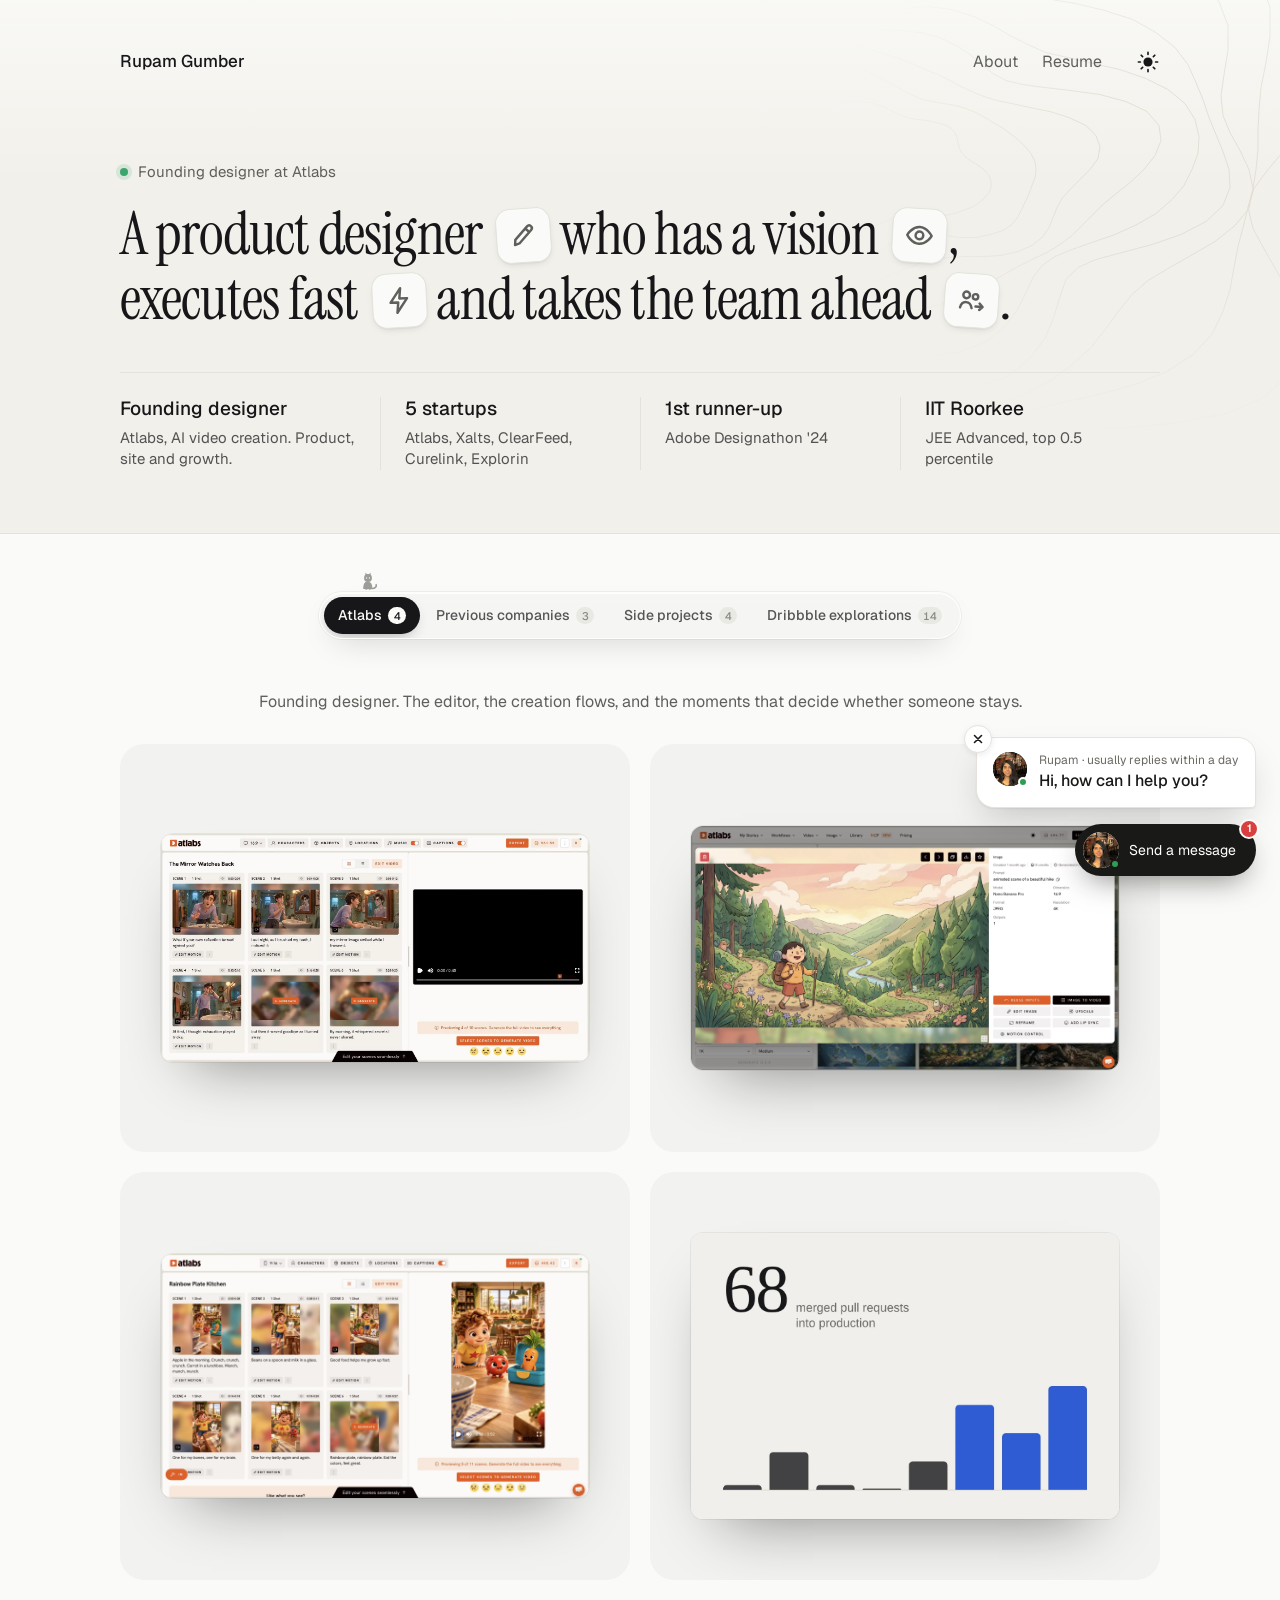
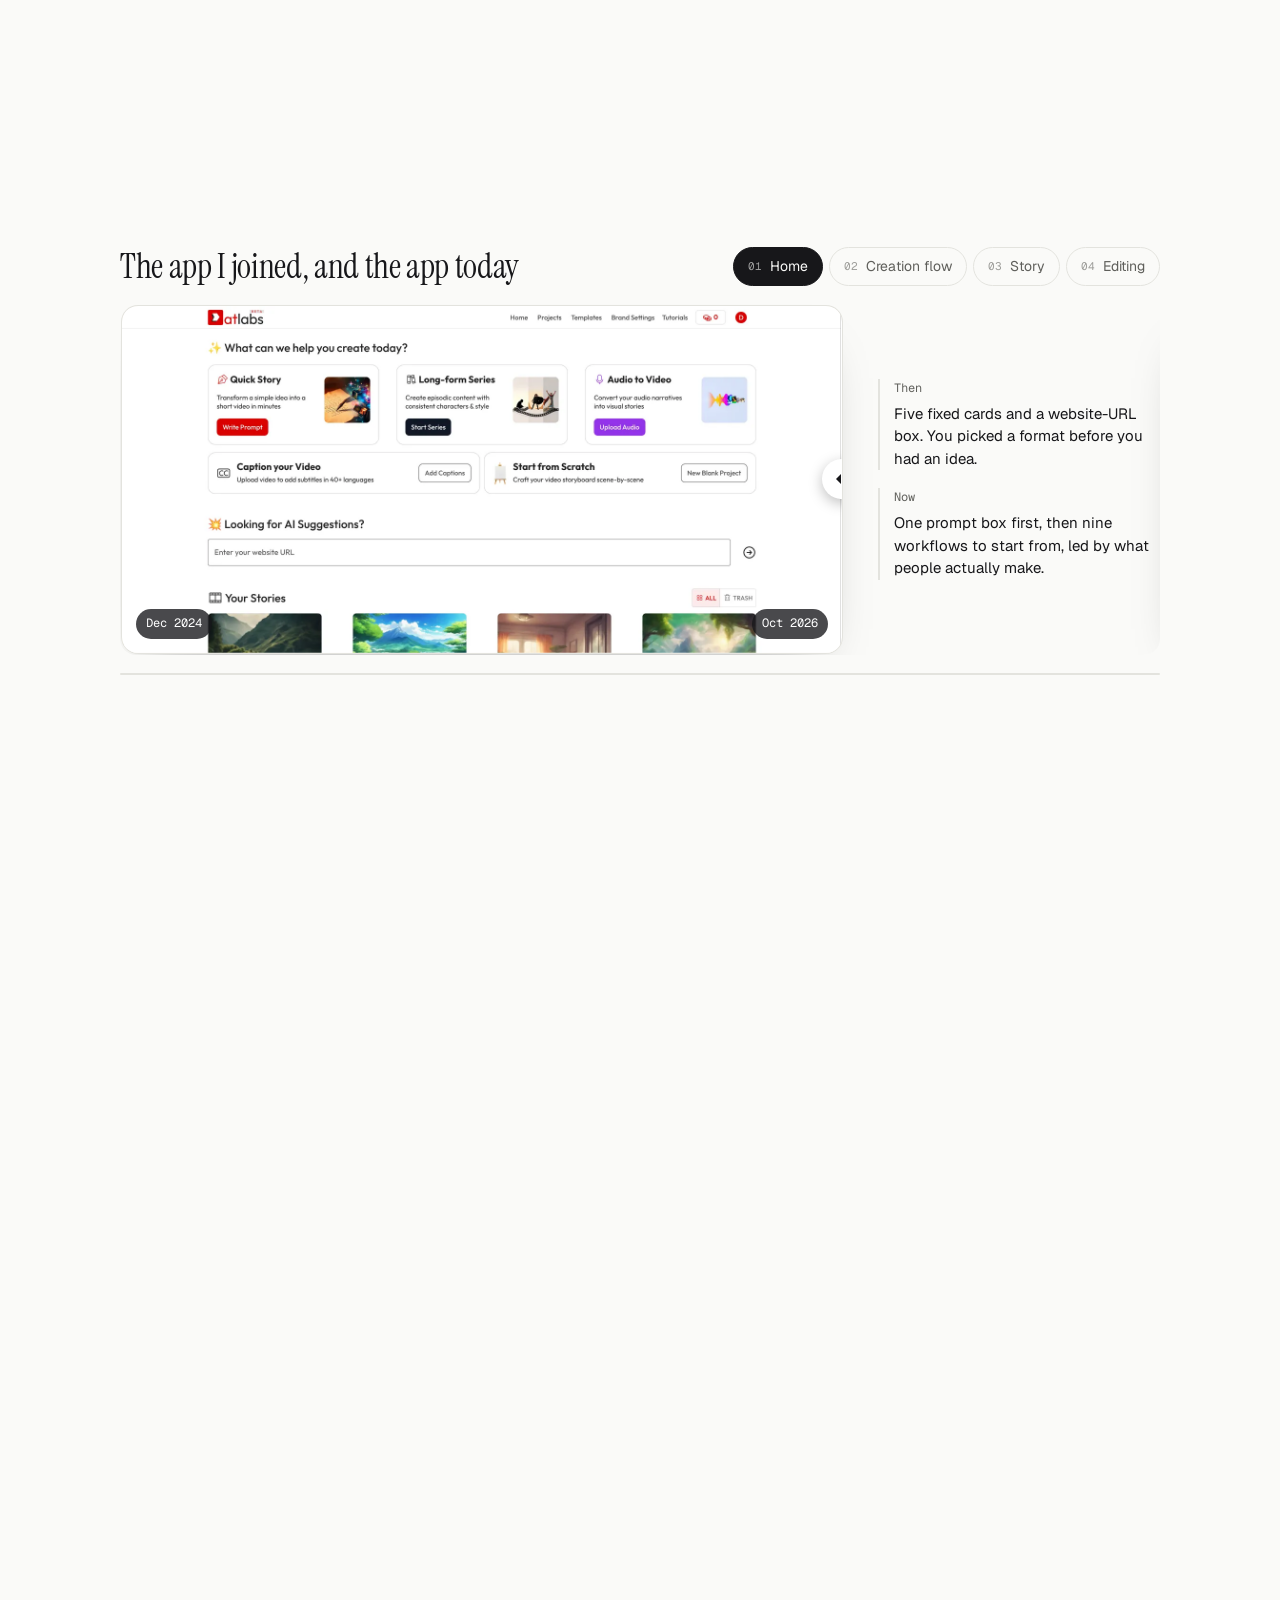
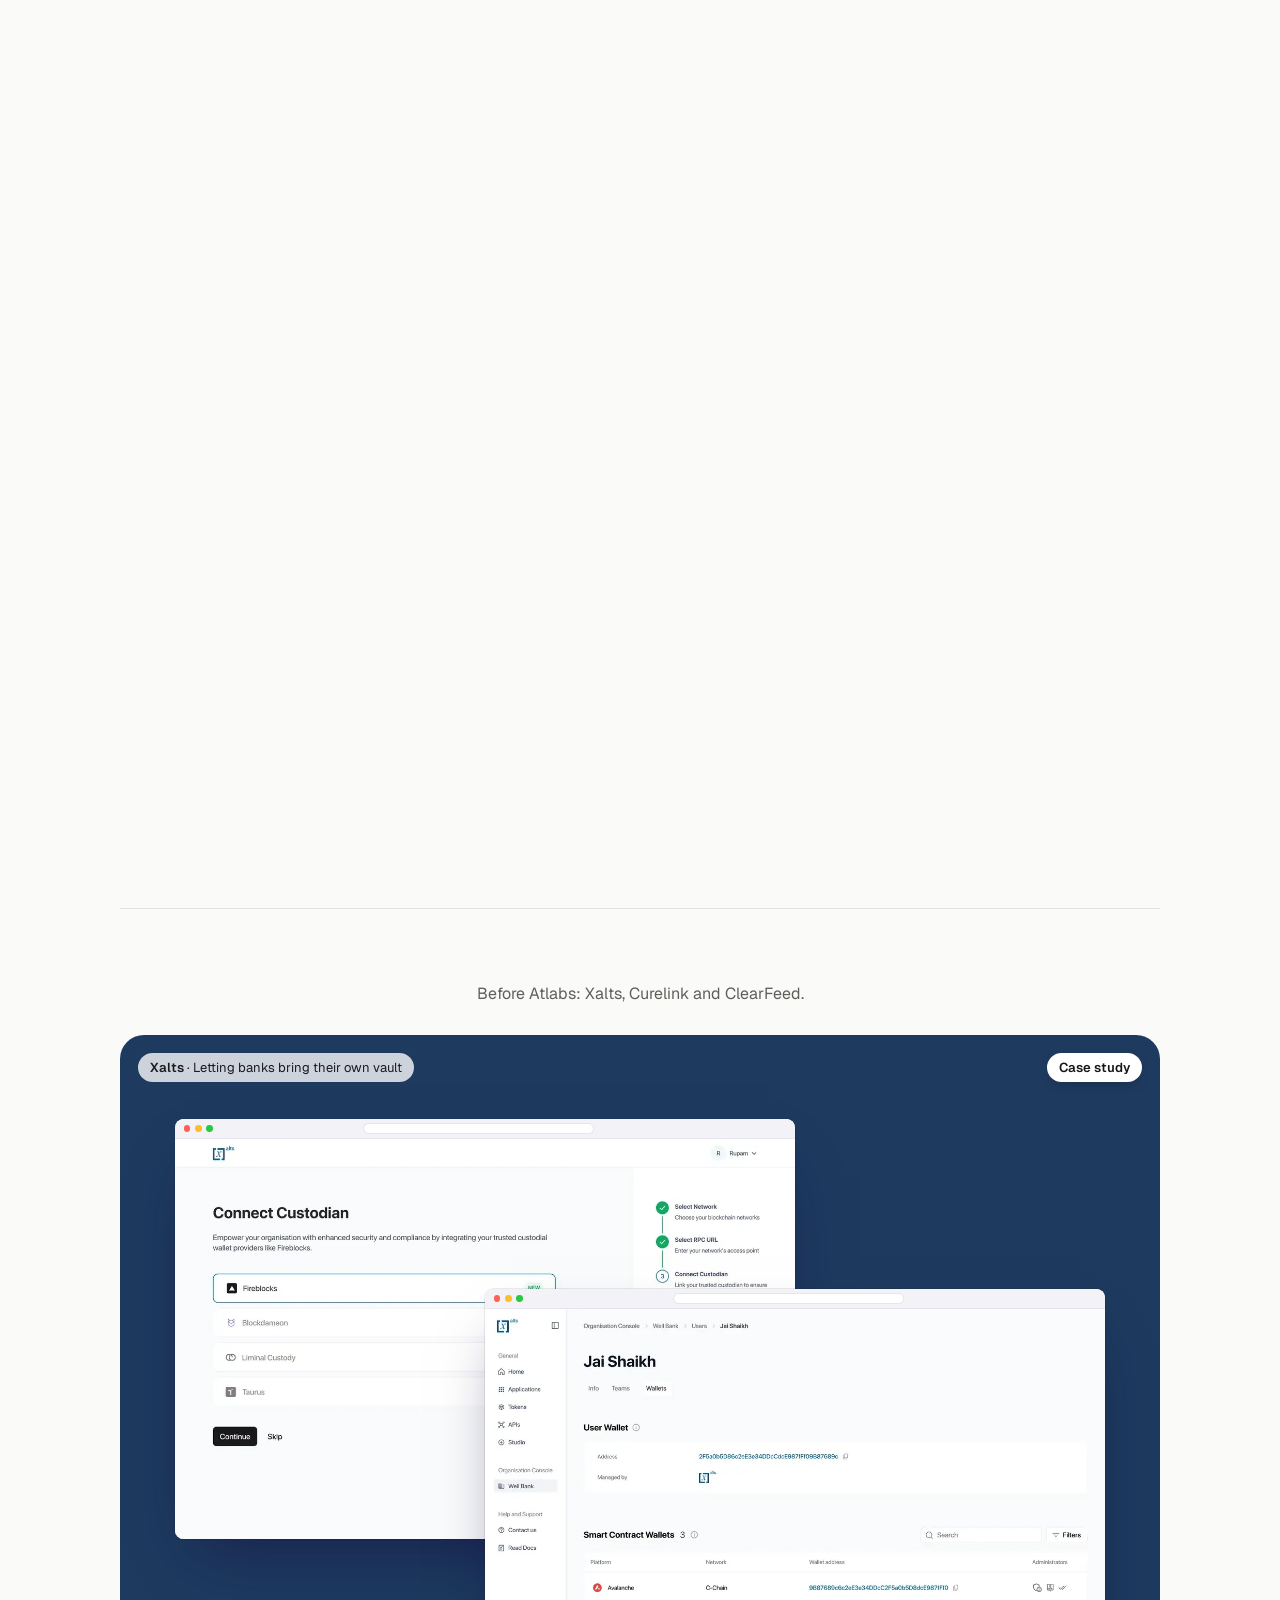
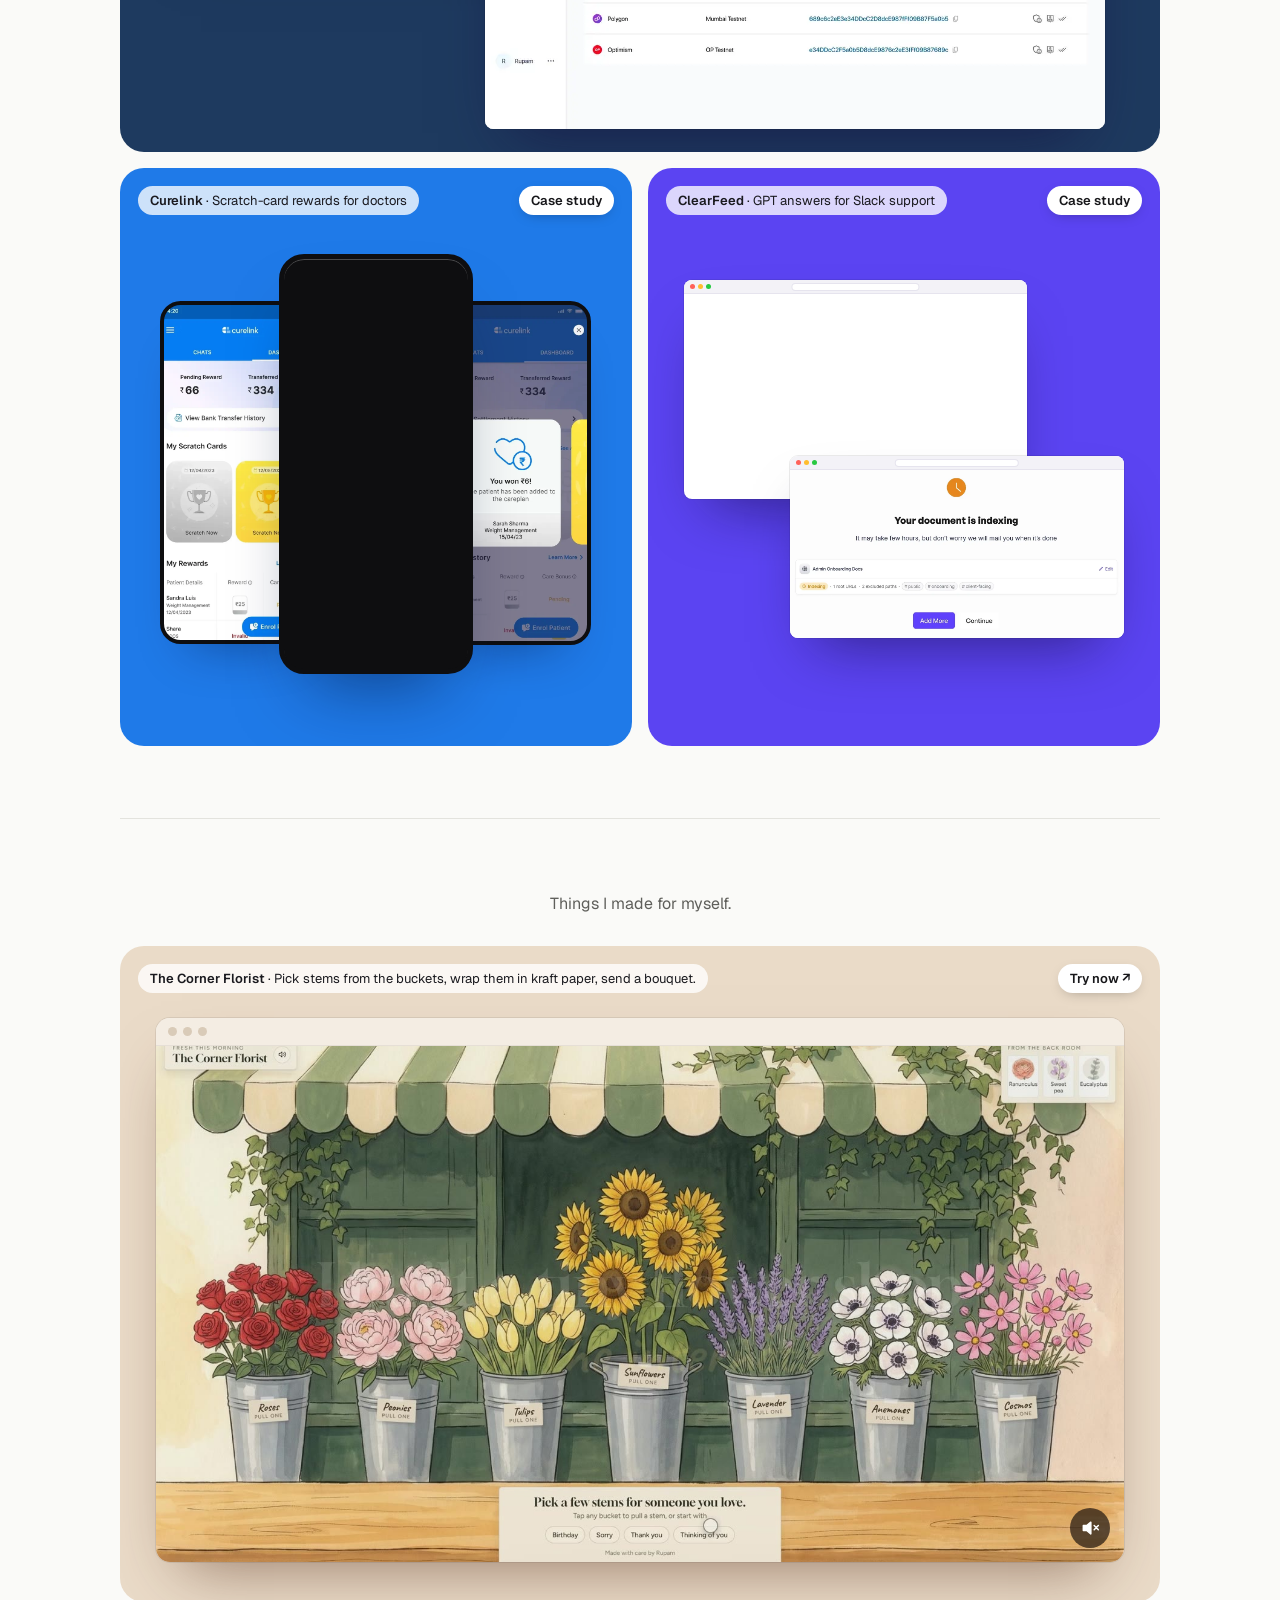
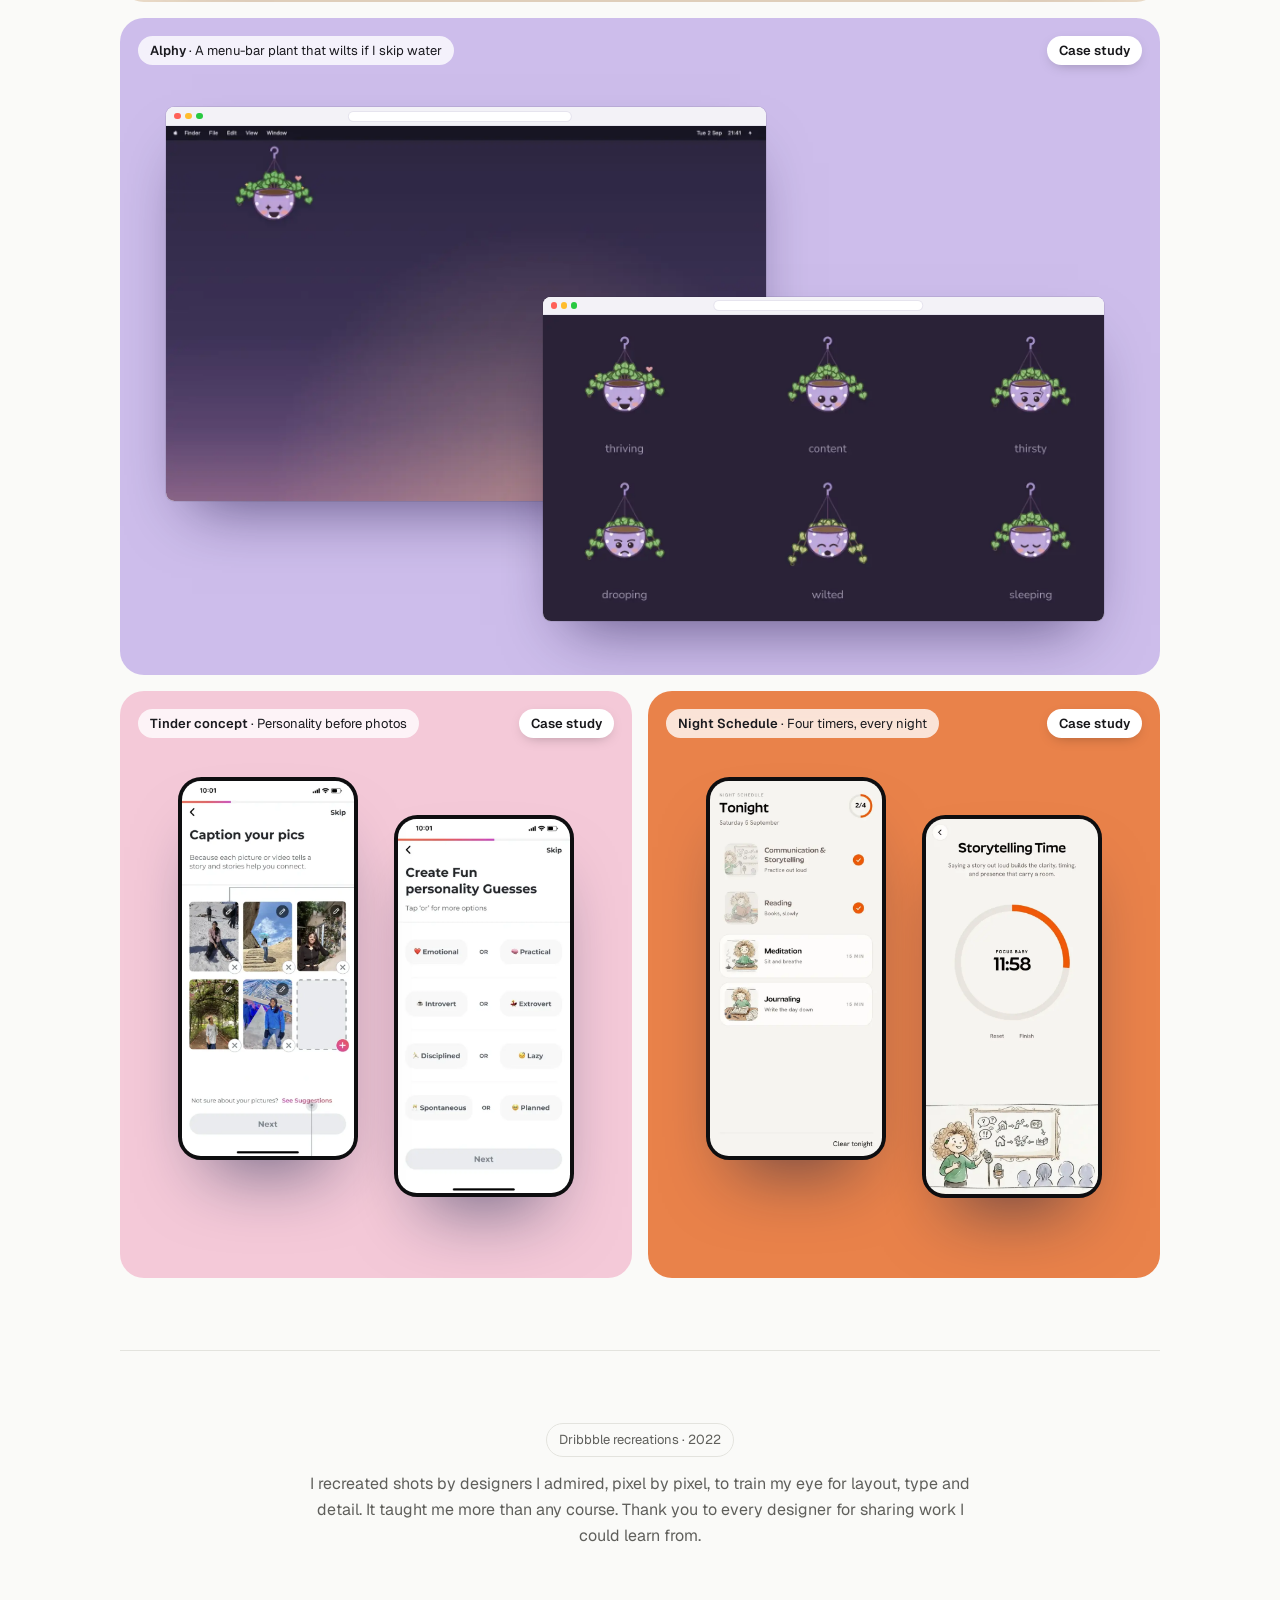
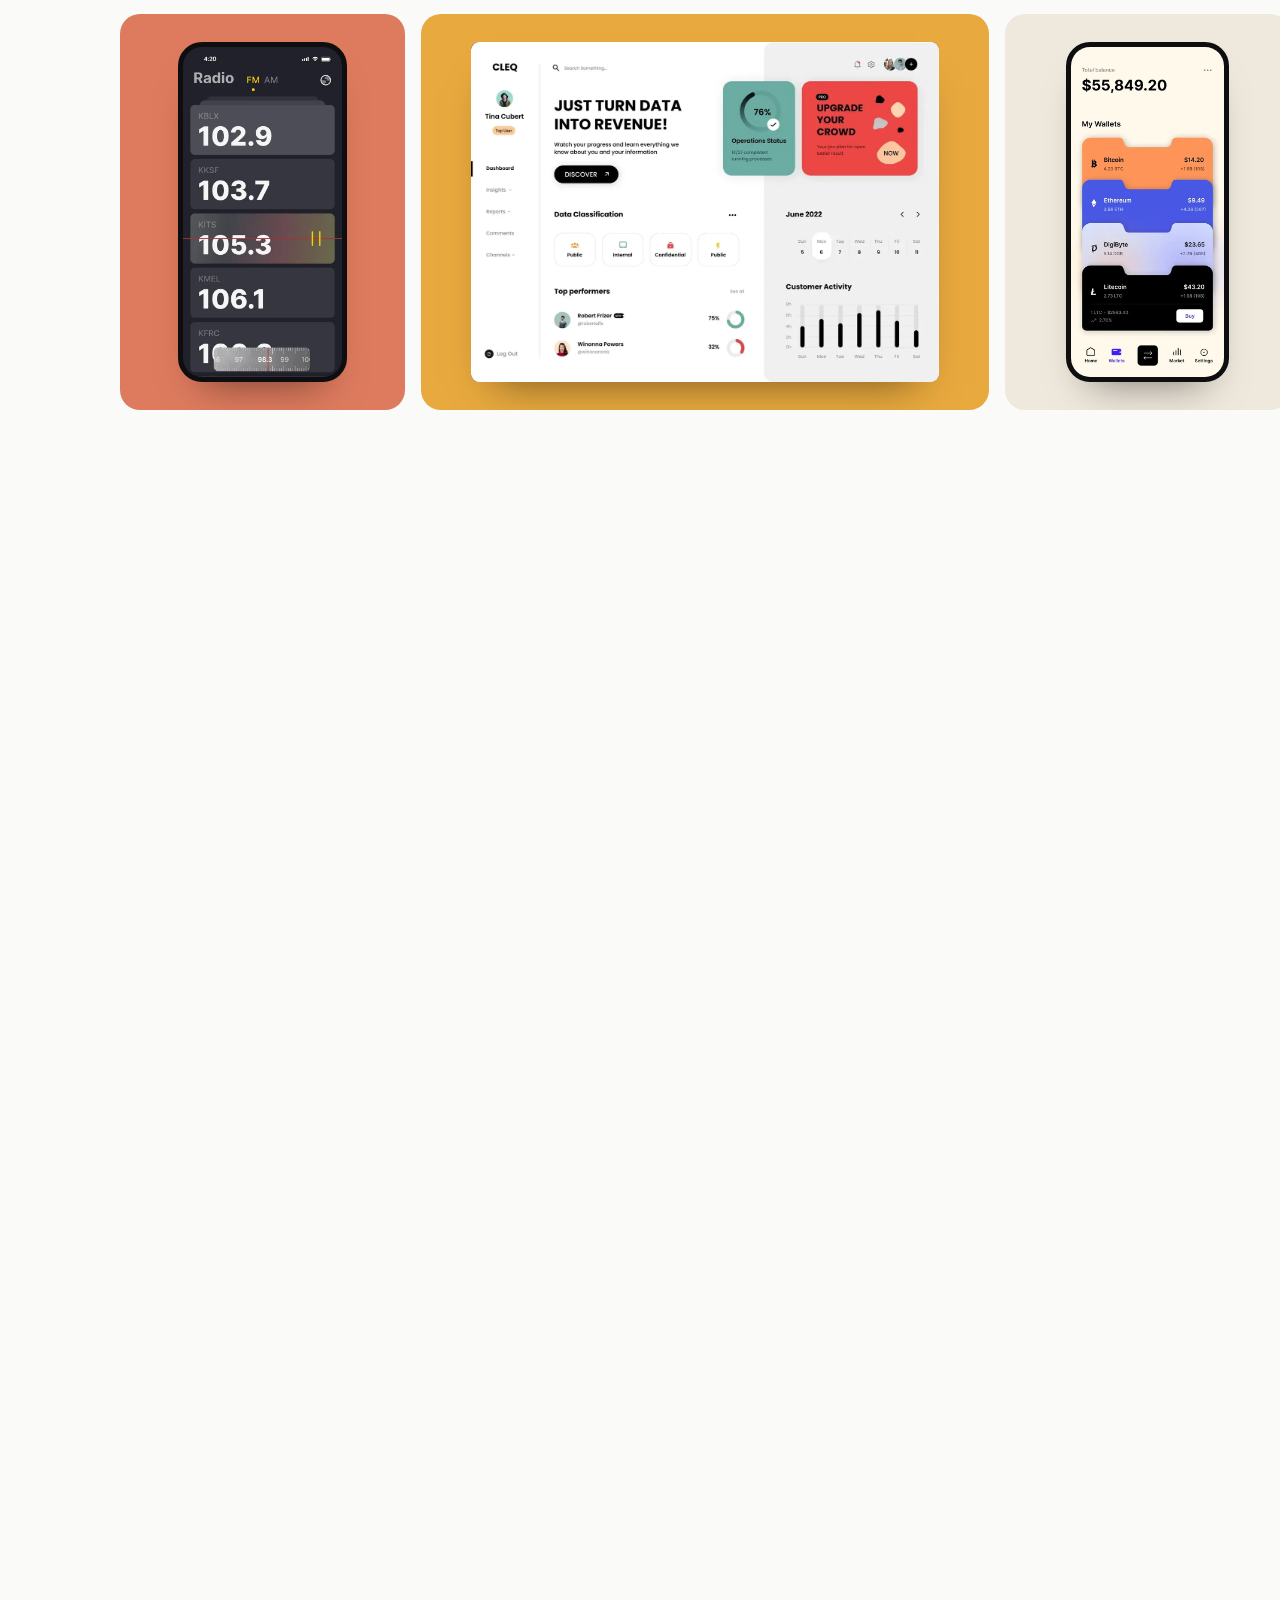
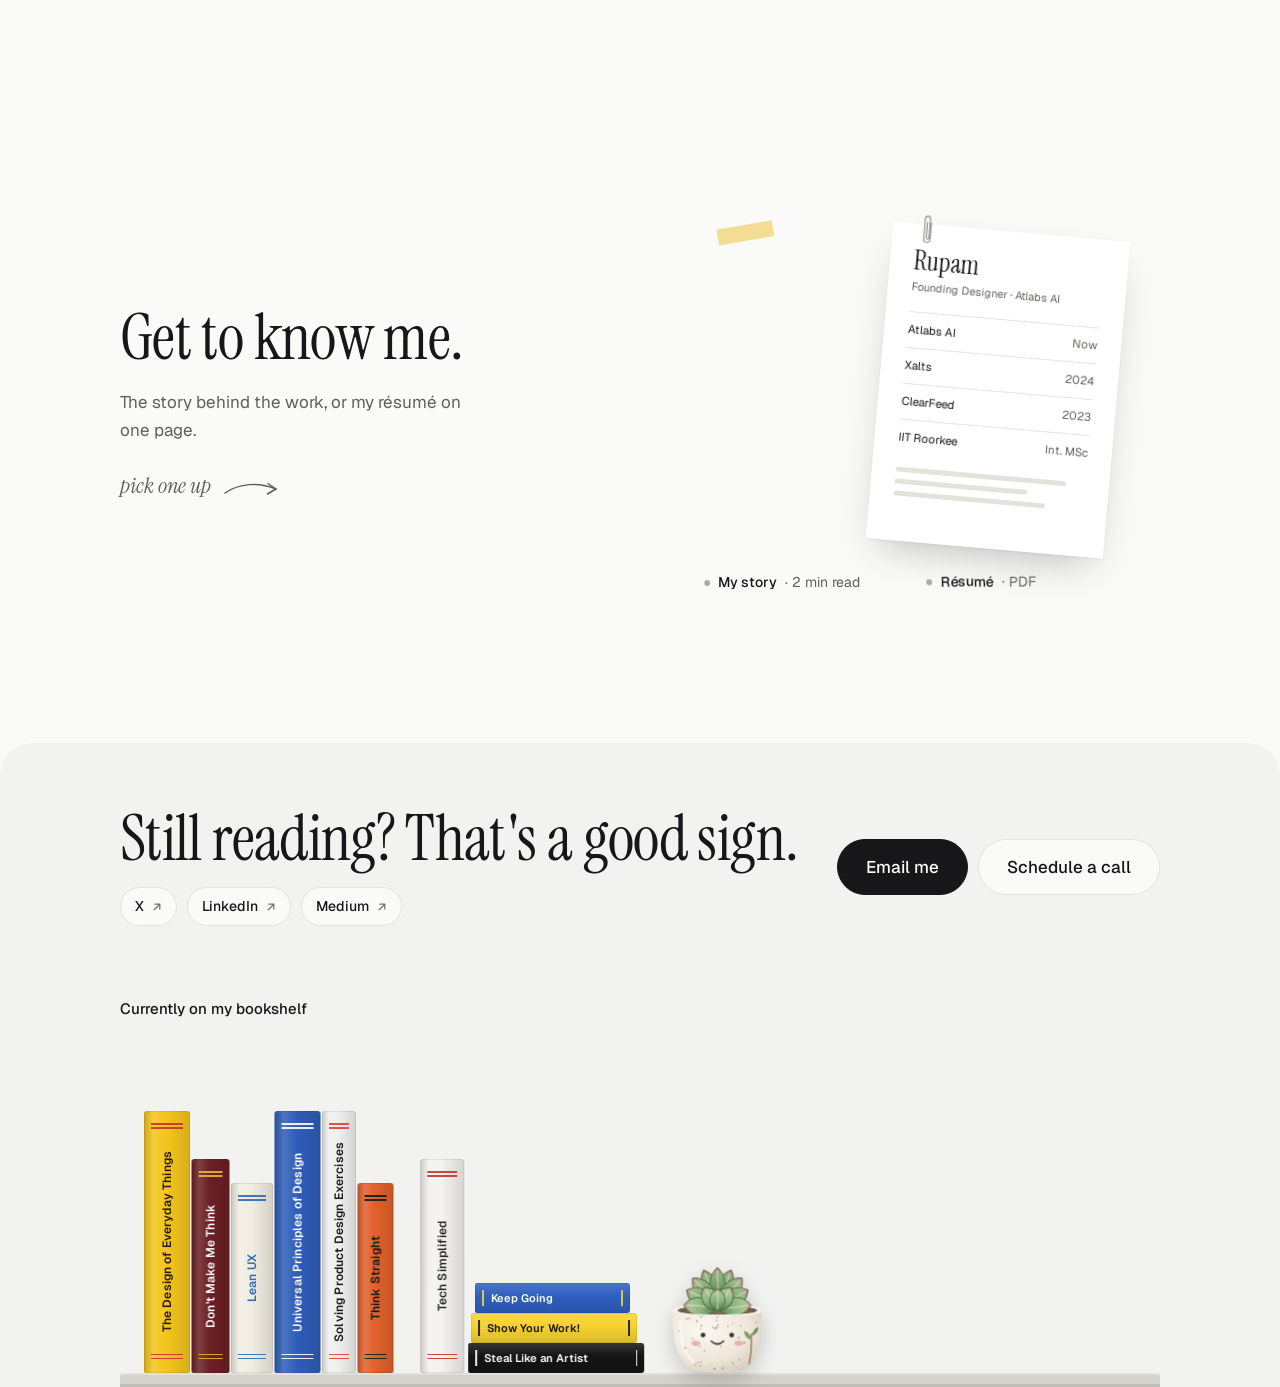
<file: work/designing-in-production/index.html>
<!doctype html>
<html lang="en" data-theme="light">
<head>
<script>/* Diwali lights: set DIWALI_ON to true to switch them on (dark mode for everyone, lights on the home page). They switch off by themselves after the end date. */var DIWALI_ON=true;window.__diwali=DIWALI_ON&&Date.now()<Date.parse('2026-11-16T00:00:00+05:30');if(window.__diwali)document.documentElement.setAttribute('data-theme','dark');</script>
<meta charset="utf-8">
<meta name="viewport" content="width=device-width, initial-scale=1, viewport-fit=cover">
<link rel="apple-touch-icon" href="[data-uri]">
<link rel="preconnect" href="https://fonts.googleapis.com">
<link rel="preconnect" href="https://fonts.gstatic.com" crossorigin>
<link rel="stylesheet" href="https://fonts.googleapis.com/css2?family=Instrument+Serif:ital@0;1&family=Geist:wght@400;500;600&family=Caveat:wght@500;700&family=Geist+Mono:wght@400;500&display=swap">
<title>Designing in Production with Claude Code — Rupam Gumber</title>
<meta name="description" content="A designer who ships code: 68 merged pull requests into a production React and TypeScript app with Claude Code.">
<meta name="author" content="Rupam Gumber">
<meta name="robots" content="index,follow,max-image-preview:large">
<link rel="canonical" href="https://rupam.work/work/designing-in-production/">
<meta property="og:type" content="article">
<meta property="og:site_name" content="Rupam Gumber">
<meta property="og:title" content="Designing in Production with Claude Code — Rupam Gumber">
<meta property="og:description" content="A designer who ships code: 68 merged pull requests into a production React and TypeScript app with Claude Code.">
<meta property="og:url" content="https://rupam.work/work/designing-in-production/">
<meta property="og:image" content="https://rupam.work/og/designing-in-production.jpg">
<meta property="og:image:width" content="1200"><meta property="og:image:height" content="630">
<meta property="og:image:alt" content="Designing in production with Claude Code">
<meta name="twitter:card" content="summary_large_image">
<meta name="twitter:site" content="@rupam_gumber"><meta name="twitter:creator" content="@rupam_gumber">
<meta name="twitter:title" content="Designing in Production with Claude Code — Rupam Gumber">
<meta name="twitter:description" content="A designer who ships code: 68 merged pull requests into a production React and TypeScript app with Claude Code.">
<meta name="twitter:image" content="https://rupam.work/og/designing-in-production.jpg">
<meta name="theme-color" content="#FAFAF8">
<link rel="icon" href="/favicon.ico" sizes="48x48">
<link rel="icon" href="/icon-32.png" type="image/png" sizes="32x32">
<link rel="apple-touch-icon" href="/apple-touch-icon.png">
<link rel="manifest" href="/site.webmanifest">
<link rel="stylesheet" href="/assets/app.css">
<script type="application/ld+json">[{"@context": "https://schema.org", "@type": "Article", "name": "Designing in Production with Claude Code \u2014 Rupam Gumber", "url": "https://rupam.work/work/designing-in-production/", "description": "A designer who ships code: 68 merged pull requests into a production React and TypeScript app with Claude Code.", "author": {"@type": "Person", "name": "Rupam Gumber", "gender": "Female", "jobTitle": "Product Designer", "url": "https://rupam.work/"}, "headline": "Designing in production with Claude Code", "image": "https://rupam.work/og/designing-in-production.jpg", "datePublished": "2026-10-26", "dateModified": "2026-11-09", "about": {"@type": "Organization", "name": "Atlabs AI", "url": "https://www.atlabs.ai"}, "primaryImageOfPage": {"@type": "ImageObject", "url": "https://rupam.work/og/designing-in-production.jpg", "width": 1200, "height": 630}}, {"@context": "https://schema.org", "@type": "BreadcrumbList", "itemListElement": [{"@type": "ListItem", "position": 1, "name": "Home", "item": "https://rupam.work/"}, {"@type": "ListItem", "position": 2, "name": "Designing in production with Claude Code", "item": "https://rupam.work/work/designing-in-production/"}]}]</script>
<script src="/assets/router.js"></script>
</head>
<body>


<div class="wrap">
  <header class="top">
    <a class="name" href="#/">Rupam Gumber</a>
    <nav aria-label="Main">
      <a href="#/about" data-r="about">About</a>
      <a href="#/resume" data-resume>Resume</a>
      <button class="theme-btn" type="button" id="theme-btn" aria-label="Switch to dark mode">
        <svg viewBox="0 0 24 24" aria-hidden="true">
          <mask id="bite-mask"><rect x="-6" y="-6" width="36" height="36" fill="#fff"/><circle class="bite" cx="25" cy="-1" r="6" fill="#000"/></mask>
          <circle class="core" cx="12" cy="12" r="5" fill="currentColor" mask="url(#bite-mask)"/>
          <g class="rays" stroke="currentColor" stroke-width="1.8" stroke-linecap="round"><path d="M12 1.5v2.2M12 20.3v2.2M1.5 12h2.2M20.3 12h2.2M4.6 4.6l1.5 1.5M17.9 17.9l1.5 1.5M4.6 19.4l1.5-1.5M17.9 6.1l1.5-1.5"/></g>
        </svg>
      </button>
    </nav>
  </header>
  <div id="app"><main><div id="dp-root" class="dq">
<nav class="ci-rail" aria-label="On this page"><p>On this page</p><ol><li><button type="button" data-i="0" aria-current="true">Overview</button></li><li><button type="button" data-i="1" aria-current="false">Numbers</button></li><li><button type="button" data-i="2" aria-current="false">The loop</button></li><li><button type="button" data-i="3" aria-current="false">Four stories</button></li><li><button type="button" data-i="4" aria-current="false">01 Never disable a button</button></li><li><button type="button" data-i="5" aria-current="false">02 AI Edit panel</button></li><li><button type="button" data-i="6" aria-current="false">03 What's generating</button></li><li><button type="button" data-i="7" aria-current="false">04 The revert</button></li><li><button type="button" data-i="8" aria-current="false">What I'm learning</button></li><li><button type="button" data-i="9" aria-current="false">The range</button></li></ol></nav>
<section class="dq-hero" id="dp-top" data-rail="Overview">
 <div class="dq-hero-t"><a class="back" href="#/work/atlabs/designing-in-production">All Atlabs work</a><p class="dq-k">atlabs · case study 02</p><h1>Designing in production</h1>
 <p class="dq-sub">I ship my own designs into Atlabs' production code: 68 merged pull requests, written with Claude Code and held to the repo's rules, reviews and CI.</p>
 <div class="ci-skimrow"><button type="button" class="ci-skim" data-skim="" aria-pressed="false"><span class="sw" aria-hidden="true"></span><span>2-minute version</span></button></div></div>
 <div class="dq-hero-m"><div class="tw tw-term" data-replay=""><div class="tw-bar"><i></i><i></i><i></i><span>replay · how a change ships</span><button type="button" class="tw-btn" data-replay-go="" aria-label="Replay">↻ replay</button></div>
<div class="tw-body"><ol class="term" aria-label="Illustration of the workflow, step by step">
 <li class="u on"><span class="p">you</span>Empty submits shouldn't hit a disabled button. Keep it active and explain what's missing, inline.</li>
 <li class="on typing"><span class="d">●</span>Reading the repo's CLAUDE.md conventions</li>
 <li><span class="d">●</span>Editing the prompt form · inline error · <span class="m">role="alert"</span> · tracking invalid submits</li>
 <li><span class="d">●</span>Preview ready. I check it against the design and iterate</li>
 <li class="ok"><span class="d">✓</span>Claude review</li>
 <li class="ok"><span class="d">✓</span>check-quality</li>
 <li class="ok"><span class="d">✓</span>ultra-review</li>
 <li class="ok"><span class="d">✓</span>CI · lint · tests</li>
 <li class="mg"><span class="d">⮑</span>Merged</li>
</ol></div></div><p class="dq-cap">A replay of how one change ships. Illustration, condensed.</p></div>
</section>
<section class="dq-stats" data-rail="Numbers">
 <div class="dq-nums">
  <div><b class="ci-cnt" data-count="68">68</b><span>PRs merged</span></div>
  <div><b class="ci-cnt" data-count="52">52</b><span>in Aug–Oct</span></div>
  <div><b class="ci-cnt" data-count="23">23</b><span>touched the backend</span></div>
  <div><b class="ci-cnt" data-count="15">15</b><span>shipped tracking</span></div>
 </div>
 <div class="dq-heat" role="img" aria-label="Merged pull requests by month in 2026: March 1, April 8, May 1, June 0, July 6, August 18, September 12, October 22 to date."><div class="hc" style="--a:0.05"><b>1</b><span>Mar</span></div><div class="hc" style="--a:0.36"><b>8</b><span>Apr</span></div><div class="hc" style="--a:0.05"><b>1</b><span>May</span></div><div class="hc" style="--a:0.00"><b>0</b><span>Jun</span></div><div class="hc" style="--a:0.27"><b>6</b><span>Jul</span></div><div class="hc hi" style="--a:0.82"><b>18</b><span>Aug</span></div><div class="hc hi" style="--a:0.55"><b>12</b><span>Sep</span></div><div class="hc hi" style="--a:1.00"><b>22</b><span>Oct</span></div></div>
 <p class="dq-cap">Merged PRs by month, 2026, as of Oct 2026. 16 from March to July, 52 from August to October: once the loop was in place, shipping became part of designing.</p>
</section>
<section class="dq-sec" id="dp-how" data-rail="The loop">
 <p class="dq-k">workflow</p><h2>The loop</h2>
 <p class="dq-lead" data-long="">The slowest part of design here was never Figma. It was the queue between a finished design and a shipped one. So I close it myself.</p>
 <ol class="dq-pipe"><li tabindex="0"><span class="pn">01</span><b>Intent</b><em>I decide what should change and why, in product terms.</em></li><li tabindex="0"><span class="pn">02</span><b>Claude Code</b><em>Writes the code inside the real repo, following its CLAUDE.md rules.</em></li><li tabindex="0"><span class="pn">03</span><b>Preview</b><em>I check the result live against the design and iterate.</em></li><li tabindex="0"><span class="pn">04</span><b>Reviews</b><em>Claude review, check-quality and ultra-review, every time.</em></li><li tabindex="0"><span class="pn">05</span><b>CI</b><em>Lint and tests run on every push.</em></li><li tabindex="0"><span class="pn">06</span><b>Merge</b><em>Frontend and minor backend: I merge. Bigger backend changes: developers review and merge.</em></li></ol>
 <div class="dq-two"><div class="tw "><div class="tw-bar"><i></i><i></i><i></i><span>CLAUDE.md · paraphrased</span></div><div class="tw-body"><pre class="code md"><span class="c"># Conventions (excerpt)</span>
<span class="ln">- </span>Radix Themes components only
<span class="ln">- </span>Design tokens. No hardcoded colours or sizes
<span class="ln">- </span>CSS Modules
<span class="ln">- </span>One icon set
<span class="ln">- </span>Analytics on every click
<span class="ln">- </span>Strict lint
<span class="ln">- </span>CI on every push
<span class="ln">- </span><span class="hl">Never disable a CTA for incomplete input.
  Answer with an inline error.</span>  <span class="c">← added after story/01</span></pre></div></div><div class="dq-who"><div><p class="dq-k">claude code</p><p>Writes most of the code and the PR summaries. 96 of my 97 PRs carry its attribution.</p></div><div><p class="dq-k">me</p><p>Decides what to build, sets constraints, runs the reviews, asks for every backend change in plain words, and owns it when it breaks.</p></div></div></div>
</section>
<section class="dq-sec" data-rail="Four stories"><p class="dq-k">stories</p><h2>Four changes, end to end</h2>
<nav class="ci-dnav" aria-label="Jump to a story"><button type="button" data-jump="dp-s1"><span>01</span>Never disable a button</button><button type="button" data-jump="dp-s2"><span>02</span>AI Edit panel</button><button type="button" data-jump="dp-s3"><span>03</span>What's generating</button><button type="button" data-jump="dp-s4"><span>04</span>The revert</button></nav></section>
<section class="dq-story" id="dp-s1" data-rail="01 Never disable a button">
 <div class="dq-st-text">
  <p class="dq-k">story/01 <span>accessibility</span></p>
  <h3>Never disable a button. Explain instead.</h3>
  <dl class="dq-pc"><div><dt>Problem</dt><dd>A greyed-out submit left people stuck, with no idea why.</dd></div><div><dt>Change</dt><dd>The button always works. An empty submit answers inline, even before login.</dd></div><div class="why"><dt>Why it matters</dt><dd>It became a written rule for the whole repo.</dd></div></dl>
  <details class="dq-more" data-long=""><summary>How it was built</summary><div><p>The check runs before the login gate, so logged-out visitors see guidance instead of a sign-in wall. The message uses <code>role="alert"</code> for screen readers, and invalid submits are tracked in analytics.</p></div></details>
 </div>
 <div class="dq-st-media"><div class="dp-valid dq-demo" data-valid="">
<div class="dq-demo-h"><div class="ci-tabs dp-ba-tabs" role="tablist" aria-label="Before or after"><button type="button" role="tab" aria-selected="false" tabindex="-1" data-mode="before">Before</button><button type="button" role="tab" aria-selected="true" tabindex="0" data-mode="after">After</button></div><span class="dq-note">recreation</span></div>
<div class="dp-vbox"><label class="dp-vlab" for="dp-vin">What's your story about?</label><textarea id="dp-vin" rows="3" placeholder="A shy dragon who learns to share…"></textarea><p class="dp-verr" role="alert" hidden="">Describe your idea to get started</p><div class="dp-vfoot"><span class="dp-vhint" data-hint="">Click Create with the box empty.</span><button type="button" class="dp-vbtn" data-vbtn="">Create</button></div></div></div><div class="tw "><div class="tw-bar"><i></i><i></i><i></i><span>prompt-form · simplified</span><span class="tw-tag">illustration</span></div><div class="tw-body"><div class="code diff"><span class="l del">- &lt;Button disabled={!idea}&gt;Create&lt;/Button&gt;</span><span class="l add">+ &lt;Button onClick={submit}&gt;Create&lt;/Button&gt;</span><span class="l add">+ {error &amp;&amp; &lt;Text role="alert"&gt;Describe your idea…&lt;/Text&gt;}</span><span class="l ">  </span><span class="l ">  function submit() {</span><span class="l add">+   if (!idea.trim()) { showError(); track('invalid_submit'); return }</span><span class="l ">    requireLogin(() =&gt; start(idea))</span><span class="l ">  }</span></div></div></div><figure class="dq-shot"><button class="ci-z" type="button" data-zoom="dp_valid" aria-label="Enlarge: The live wizard: Continue stays active, and an inline message says the script must be at least 20 characters"><img loading="lazy" decoding="async" src="/m/0e8b3f49c546.webp" width="932" height="405" alt="The live wizard: Continue stays active, and an inline message says the script must be at least 20 characters"></button><figcaption>The same rule in the live wizard.</figcaption></figure></div>
</section>
<section class="dq-story" id="dp-s2" data-rail="02 AI Edit panel">
 <div class="dq-st-text">
  <p class="dq-k">story/02 <span>architecture</span></p>
  <h3>AI Edit: from floating window to a real panel.</h3>
  <dl class="dq-pc"><div><dt>Problem</dt><dd>AI Edit floated over the scene you were editing and behaved unlike every other tool.</dd></div><div><dt>Change</dt><dd>It now opens in the editor's standard side panel.</dd></div><div class="why"><dt>Why it matters</dt><dd>Consistency came from changing the architecture, not the paint.</dd></div></dl>
  <details class="dq-more" data-long=""><summary>How it was built</summary><div><p>I removed the drag hook and the portal rendering, and dropped its separate open/closed state from the global store, so it rides on the same panel system as everything else.</p></div></details>
 </div>
 <div class="dq-st-media"><div class="dq-arch">
 <div class="col"><p class="dq-k">before</p><div class="box main">Scene editor</div><div class="box float">AI Edit · floating window<ul><li class="x">drag hook</li><li class="x">portal rendering</li><li class="x">its own open/closed state</li></ul></div></div>
 <div class="arrow" aria-hidden="true">→</div>
 <div class="col"><p class="dq-k">after</p><div class="box main">Scene editor · shared panel system<div class="panels"><span>Image</span><span>Motion</span><span>Audio</span><span>Lip sync</span><span class="on">AI Edit</span></div></div><p class="dq-cap">Deleted code, not added code. AI Edit became one more panel.</p></div>
</div><figure class="dq-shot"><button class="ci-z" type="button" data-zoom="dp_aiedit" aria-label="Enlarge: The scene editor with AI Edit docked as a side panel next to the other tools"><img loading="lazy" decoding="async" src="/m/6e06fe152008.webp" width="668" height="743" alt="The scene editor with AI Edit docked as a side panel next to the other tools"></button><figcaption>AI Edit, docked with the other tools.</figcaption></figure></div>
</section>
<section class="dq-story" id="dp-s3" data-rail="03 What's generating">
 <div class="dq-st-text">
  <p class="dq-k">story/03 <span>async state</span></p>
  <h3>Showing what's generating, everywhere.</h3>
  <dl class="dq-pc"><div><dt>Problem</dt><dd>Jobs run in the background across scenes, and people lost track.</dd></div><div><dt>Change</dt><dd>Rail tabs get live badges, and the tooltip names what's in flight.</dd></div><div class="why"><dt>Why it matters</dt><dd>Async state is one of the hardest UX problems in AI products.</dd></div></dl>
  <details class="dq-more" data-long=""><summary>How it was built</summary><div><p>A new hook watches every scene. Badges have <code>aria-label</code>s, and the animation respects <code>prefers-reduced-motion</code>.</p></div></details>
 </div>
 <div class="dq-st-media"><div class="ci-demo dp-rail dq-demo" data-rail-demo="">
<div class="dq-demo-h"><span class="dq-note">recreation · hover a tab</span></div>
<div class="dp-rwrap">
 <div class="dp-rtabs" role="list" aria-label="Editing panel tabs">
  <button type="button" class="dp-rt" data-tip="Generating A-roll · Scenes 2, 5" aria-label="Visual, generating in scenes 2 and 5"><span class="ico" aria-hidden="true">▣</span><span class="nm">Visual</span><span class="bd spin" aria-hidden="true"></span></button>
  <button type="button" class="dp-rt" data-tip="Generating motion · Scene 3" aria-label="Motion, generating in scene 3"><span class="ico" aria-hidden="true">◎</span><span class="nm">Motion</span><span class="bd spin" aria-hidden="true"></span></button>
  <button type="button" class="dp-rt" data-tip="Voiceover done · Scene 4" aria-label="Audio, done in scene 4"><span class="ico" aria-hidden="true">♪</span><span class="nm">Audio</span><span class="bd done" aria-hidden="true">✓</span></button>
  <button type="button" class="dp-rt" data-tip="Nothing running" aria-label="Lip sync, nothing running"><span class="ico" aria-hidden="true">☺</span><span class="nm">Lip sync</span></button>
 </div>
 <div class="dp-rscene"><p class="dp-rtip" aria-live="polite">Hover or tap a tab to see what's in flight.</p><div class="dp-rgrid"><span class="">Scene 1</span><span class="busy">Scene 2</span><span class="busy">Scene 3</span><span class=" ok">Scene 4</span><span class="busy">Scene 5</span><span class="">Scene 6</span></div></div>
</div></div></div>
</section>
<section class="dq-story" id="dp-s4" data-rail="04 The revert">
 <div class="dq-st-text">
  <p class="dq-k">story/04 <span>owning failures</span></p>
  <h3>Shipping a regression, and fixing it properly.</h3>
  <dl class="dq-pc"><div><dt>Problem</dt><dd>My one-click narrator change dropped the "this affects N scenes" step.</dd></div><div><dt>Change</dt><dd>It was reverted, then re-landed with a per-scene regenerate dialog.</dd></div><div class="why"><dt>Why it matters</dt><dd>Owning the code means owning its failures. The second version is better than the plan.</dd></div></dl>
  <details class="dq-more" data-long=""><summary>How it was built</summary><div><p>The re-land also needed a small backend change, so regeneration accepts a list of scenes, with a test.</p></div></details>
 </div>
 <div class="dq-st-media"><div class="dq-git" data-git=""><svg viewBox="0 0 560 210" role="img" aria-label="Git history: a change ships, is reverted, then re-landed with the missing piece.">
 <path class="g-main" d="M20 150 H540"></path>
 <path class="g-br" d="M70 150 C110 150 110 60 150 60 H210 C250 60 250 150 290 150"></path>
 <path class="g-br2" d="M330 150 C370 150 370 60 410 60 H440 C480 60 480 150 520 150"></path>
 <circle class="c1" cx="180" cy="60" r="9"></circle><circle class="c2" cx="300" cy="150" r="9"></circle><circle class="c3" cx="425" cy="60" r="9"></circle><circle class="c4" cx="520" cy="150" r="9"></circle>
 <text x="180" y="34" text-anchor="middle">v1 · one-click narrator</text>
 <text x="300" y="186" text-anchor="middle" class="tr">revert</text>
 <text x="425" y="34" text-anchor="middle">v2 · + regenerate dialog</text>
 <text x="520" y="186" text-anchor="middle" class="tg">merged</text>
</svg>
<ul class="dq-gl"><li><span class="k b"></span>v1 dropped the "this affects N scenes" step</li><li><span class="k r"></span>Rolled back</li><li><span class="k g"></span>v2: per-scene dialog, backend accepts a list of scenes, plus a test</li></ul></div></div>
</section>
<section class="dq-sec" id="dp-learn" data-rail="What I'm learning"><p class="dq-k">learning</p><h2>The vocabulary, one real problem at a time</h2>
 <ul class="dq-learn"><li>Whenever Claude changes the backend, I ask it to explain exactly what it did, in simple terms, before anything merges.</li><li>On PRs with migrations, that's how I understood which columns were being added.</li><li>When a migration conflict came up, I had it explain what that meant. That's how the terms below stuck.</li></ul>
 <div class="dq-gloss"><button type="button" class="gc" aria-pressed="false"><span class="f"><code>Migration</code><i>tap to flip</i></span><span class="b"><b>A versioned change to the database, like adding a column. The app and the database have to agree on it.</b><i>Met it in: PRs that added new columns</i></span></button><button type="button" class="gc" aria-pressed="false"><span class="f"><code>Migration conflict</code><i>tap to flip</i></span><span class="b"><b>Two branches each changed the database, and the migration history no longer lines up.</b><i>Met it in: A conflict on one of my PRs</i></span></button><button type="button" class="gc" aria-pressed="false"><span class="f"><code>Revert</code><i>tap to flip</i></span><span class="b"><b>A new commit that undoes an earlier one, so the history stays honest.</b><i>Met it in: story/04</i></span></button><button type="button" class="gc" aria-pressed="false"><span class="f"><code>CI</code><i>tap to flip</i></span><span class="b"><b>Checks that run automatically on every push: lint, tests, build.</b><i>Met it in: Every PR</i></span></button><button type="button" class="gc" aria-pressed="false"><span class="f"><code>Hook</code><i>tap to flip</i></span><span class="b"><b>A reusable piece of React logic. Mine watches every scene for running jobs.</b><i>Met it in: story/03</i></span></button><button type="button" class="gc" aria-pressed="false"><span class="f"><code>Portal</code><i>tap to flip</i></span><span class="b"><b>Rendering a component outside its parent, used for floating layers.</b><i>Met it in: The old AI Edit window, story/02</i></span></button><button type="button" class="gc" aria-pressed="false"><span class="f"><code>Global state</code><i>tap to flip</i></span><span class="b"><b>Data the whole app can read, kept in a store like Redux.</b><i>Met it in: Removing AI Edit's open/closed flag</i></span></button><button type="button" class="gc" aria-pressed="false"><span class="f"><code>role="alert"</code><i>tap to flip</i></span><span class="b"><b>Tells screen readers to announce a message the moment it appears.</b><i>Met it in: story/01</i></span></button></div>
</section>
<section class="dq-sec" id="dp-range" data-rail="The range" data-long=""><p class="dq-k">range</p><h2>Everything else, by area</h2><div class="tw dq-log" data-switch=""><div class="tw-bar"><i></i><i></i><i></i><span>CHANGELOG · by area</span></div>
<div class="tw-body"><div class="ci-tabs dq-tabs" role="tablist" aria-label="Areas"><button type="button" role="tab" id="dq-t0" aria-controls="dq-p0" aria-selected="true" tabindex="0">onboarding</button><button type="button" role="tab" id="dq-t1" aria-controls="dq-p1" aria-selected="false" tabindex="-1">wizard</button><button type="button" role="tab" id="dq-t2" aria-controls="dq-p2" aria-selected="false" tabindex="-1">editor</button><button type="button" role="tab" id="dq-t3" aria-controls="dq-p3" aria-selected="false" tabindex="-1">audio</button><button type="button" role="tab" id="dq-t4" aria-controls="dq-p4" aria-selected="false" tabindex="-1">discovery</button><button type="button" role="tab" id="dq-t5" aria-controls="dq-p5" aria-selected="false" tabindex="-1">motion</button></div>
<ul class="dq-lines" role="tabpanel" id="dq-p0" aria-labelledby="dq-t0"><li><span>+</span>Welcome-offer messaging and badges</li><li><span>+</span>Animated strikethrough on the original price</li><li><span>+</span>Post-purchase onboarding-call offer</li><li><span>+</span>"How did you hear about us?" adds ChatGPT, Claude, Grok</li><li><span>+</span>Cancellation reasons shuffled per user to remove order bias</li></ul><ul class="dq-lines" role="tabpanel" id="dq-p1" aria-labelledby="dq-t1" hidden=""><li><span>+</span>Mobile stepper bar</li><li><span>+</span>Exit confirmation mid-wizard</li><li><span>+</span>Scroll affordance for long content</li><li><span>+</span>Deep links that pre-fill a script</li><li><span>+</span>Custom and preset styles in one dropdown</li></ul><ul class="dq-lines" role="tabpanel" id="dq-p2" aria-labelledby="dq-t2" hidden=""><li><span>+</span>Insert a scene between scenes</li><li><span>+</span>Clearer selected scene, scroll-to-current</li><li><span>+</span>Visible tile loading state</li><li><span>+</span>Dismissible hover demos on tabs</li></ul><ul class="dq-lines" role="tabpanel" id="dq-p3" aria-labelledby="dq-t3" hidden=""><li><span>+</span>Redesigned audio trimmer</li><li><span>+</span>Smarter music entry points</li></ul><ul class="dq-lines" role="tabpanel" id="dq-p4" aria-labelledby="dq-t4" hidden=""><li><span>+</span>Live webinar strip on Tutorials</li><li><span>+</span>Shareable section links</li><li><span>+</span>Preview videos on picker cards</li><li><span>+</span>"My Stories" menu with recent stories</li></ul><ul class="dq-lines" role="tabpanel" id="dq-p5" aria-labelledby="dq-t5" hidden=""><li><span>+</span>Staggered rise-in on project grids</li><li><span>+</span>Hover lift and delete-in-flight states</li><li><span>+</span>All of it honours reduced motion</li></ul></div></div></section>
<section class="dq-fn"><ol>
 <li>Source: pull request history of Atlabs' private product repository, Oct 2026. 97 opened, 68 merged. Backend and tracking counts are based on PR descriptions.</li>
 <li>Code written with Claude Code (96 of 97 PRs carry its attribution). Every change passed CI and AI review; frontend and minor backend changes I merge, larger backend changes are reviewed and merged by developers.</li>
 <li>The replay, diff and demos are recreations to explain the work, not production code or screenshots. Screenshots are labelled as such.</li>
</ol></section>
</div>
<nav class="case-nav" aria-label="More case studies">
    <div class="cn-head"><p>You've reached the end of <b>Designing in production</b></p><div class="cn-dots"><a href="#/video-teaser" class="cn-dot" style="--cc:#C2410C" aria-label="Video teaser"></a><a href="#/create-image" class="cn-dot" style="--cc:#C2410C" aria-label="Create Image"></a><a href="#/editing-experience" class="cn-dot" style="--cc:#23734A" aria-label="Editing experience"></a><a href="#/designing-in-production" class="cn-dot on" style="--cc:#2F5BD3" aria-label="Designing in production" aria-current="page"></a><a href="#/xalts" class="cn-dot" style="--cc:#1E3A5F" aria-label="Xalts"></a><a href="#/clearfeed" class="cn-dot" style="--cc:#5B44F2" aria-label="ClearFeed"></a><a href="#/curelink" class="cn-dot" style="--cc:#1F7AE8" aria-label="Curelink"></a><a href="#/alphy" class="cn-dot" style="--cc:#6B4FA8" aria-label="Alphy"></a><a href="#/night-schedule" class="cn-dot" style="--cc:#E8590C" aria-label="Night Schedule"></a><a href="https://www.behance.net/gallery/204867193/Deeper-Connections-via-Tinder-a-design-case-study" target="_blank" rel="noopener" class="cn-dot" style="--cc:#E0457B" aria-label="Tinder concept"></a><span>4 of 10</span></div></div>
    <div class="cn-grid solo"><a class="cn-card next" href="#/xalts" style="--cc:#1E3A5F">
      <span class="cn-txt"><span class="cn-k">Up next →</span><b>Xalts</b><span class="cn-l">Letting banks bring their own vault</span><span class="cn-m">Web3 · fintech</span></span>
      <span class="cn-img" aria-hidden="true"><img class="" loading="lazy" decoding="async" src="/m/09bff8004d99.webp" alt=""></span></a></div>
    <div class="cn-foot"><a class="cn-home" href="#/"><svg viewBox="0 0 20 20" aria-hidden="true"><path d="M16 10H4M9 5l-5 5 5 5"></path></svg>Back to home</a><a class="cn-all" href="#/work/previous">See all work</a></div>
  </nav><section class="desk-sec" aria-labelledby="desk-h">
 <div class="dk-copy"><h2 id="desk-h">Get to know me.</h2>
  <p>The story behind the work, or my résumé on one page.</p>
  <div class="dk-hint" aria-hidden="true"><span>pick one up</span>
   <svg width="58" height="22" viewBox="0 0 58 22" fill="none" stroke="currentColor" stroke-width="1.5" stroke-linecap="round" stroke-linejoin="round"><path d="M2 15C16 5 36 4 53 11"></path><path d="M45 5.5l8 5.5-8.5 5"></path></svg></div>
 </div>
 <div class="dk-desk" id="desk">
  <a class="dk-obj dk-pol dk-pre" href="#/about" draggable="false" data-k="story" aria-label="Read my story, 2 minute read">
   <div class="dk-inner"><span class="dk-seen" aria-hidden="true">✓</span><div class="dk-body"><span class="dk-tape"></span>
    <div class="dk-flip">
     <div class="dk-face"><div class="dk-ph"><img alt="Rupam" draggable="false" src="/m/ac0e9aef0b19.webp"></div><em>my story</em></div>
     <div class="dk-face dk-back"><p>How an engineer from IIT Roorkee ended up designing AI video tools.</p><span>Read it →</span></div>
    </div></div></div>
   <span class="dk-lbl">My story <i>· 2 min read</i></span></a>
  <a class="dk-obj dk-sheet dk-pre" href="#/resume" data-resume="" draggable="false" data-k="resume" aria-label="Open résumé, one page PDF">
   <div class="dk-inner"><span class="dk-seen" aria-hidden="true">✓</span><div class="dk-body">
    <svg class="dk-clip" width="22" height="52" viewBox="0 0 22 52" fill="none" stroke="#9C9B96" stroke-width="2" stroke-linecap="round"><path d="M16 14v26a5 5 0 0 1-10 0V8a4 4 0 0 1 8 0v30a2 2 0 0 1-4 0V14"></path></svg>
    <h4>Rupam</h4><div class="dk-r">Founding Designer · Atlabs AI</div>
    <div class="dk-row"><span>Atlabs AI</span><span>Now</span></div><div class="dk-row"><span>Xalts</span><span>2024</span></div>
    <div class="dk-row"><span>ClearFeed</span><span>2023</span></div><div class="dk-row"><span>IIT Roorkee</span><span>Int. MSc</span></div>
    <div class="dk-bars"><div style="width:90%"></div><div style="width:70%"></div><div style="width:80%"></div></div>
    <span class="dk-stamp">1 PAGE</span>
    <div class="dk-dl"><b>Open résumé ↗</b></div></div></div>
   <span class="dk-lbl">Résumé <i>· PDF</i></span></a>
 </div>
</section></main></div>
  <dialog class="lb" id="lb"><img alt=""><form method="dialog"><button>Close</button></form></dialog>
  <dialog class="rvd" id="rvd" aria-labelledby="rvd-t">
    <div class="rvd-bar"><p id="rvd-t">Resume</p><div class="rvd-acts"><button type="button" class="sf-btn primary" id="rvd-dl"><svg viewBox="0 0 20 20" aria-hidden="true"><path d="M10 3v10M5.5 8.5 10 13l4.5-4.5M4 16.5h12"/></svg><span>Download PDF</span></button><button type="button" class="rvd-x" id="rvd-x" aria-label="Close resume"><svg viewBox="0 0 20 20" aria-hidden="true"><path d="M5 5l10 10M15 5 5 15"/></svg></button></div></div>
    <div class="rvd-body"><img id="rvd-img" alt="Rupam Gumber's resume, Oct 2026: Founding Designer at Atlabs AI; earlier at Xalts and ClearFeed; IIT Roorkee; Adobe Designathon 2024 first runner-up and Best CSS Site of the Day." width="1600" height="2262"></div>
    <p class="rvd-note" id="rvd-note" aria-live="polite"></p>
  </dialog>
  <div class="rprog" id="rprog" aria-hidden="true"></div>
  <button type="button" class="rchip" id="rchip" hidden aria-label="Reading progress. Jump to the end"><span class="ring" aria-hidden="true"></span><span class="t"><b></b><span class="sec-name"></span></span><span class="left"></span></button>
<!-- rupam.work chat widget (v2) — from claude/chat-widget.html, replaces the old "Contact me" button + menu -->
<style>
  #rw-chat, #rw-chat * { box-sizing: border-box; }
  #rw-chat {
    --ink: #191917; --muted: #6B6862; --soft: #4A4743; --line: #E6E3DD; --line-2: #DAD6CF;
    --bubble: #F1EFEA; --panel: #FFFFFF; --online: #2F9E55; --badge: #D93F3F; --error: #B42318;
    position: fixed; right: 24px; bottom: 24px; z-index: 2147483000;
    font-family: var(--sans, 'Geist'), system-ui, -apple-system, sans-serif; font-size: 14px; line-height: 1.45; color: var(--ink);
  }
  #rw-chat button, #rw-chat input, #rw-chat textarea { font: inherit; color: inherit; }
  @keyframes rwPop { from { opacity: 0; transform: translateY(8px) scale(.96); } to { opacity: 1; transform: none; } }
  @keyframes rwDot { 0%,80%,100% { opacity: .25; transform: translateY(0); } 40% { opacity: 1; transform: translateY(-2px); } }
  .rw-pop { animation: rwPop .32s cubic-bezier(.2,.8,.2,1) both; transform-origin: bottom right; }
  @media (prefers-reduced-motion: reduce) { .rw-pop, .rw-dot { animation: none !important; } }
  .rw-hidden { display: none !important; }

  .rw-avatar { position: relative; flex: none; border-radius: 50%; display: flex; align-items: center; justify-content: center; font-weight: 600; background: var(--ink); color: #fff; }
  .rw-avatar::after { content: ""; position: absolute; right: -1px; bottom: -1px; width: 10px; height: 10px; border-radius: 50%; background: var(--online); border: 2px solid #fff; }

  /* launcher */
  .rw-launch { position: relative; display: flex; align-items: center; gap: 10px; height: 52px; padding: 0 20px 0 8px; margin-left: auto;
    background: var(--ink); color: #fff; border: 0; border-radius: 26px; cursor: pointer; font-size: 15px; font-weight: 500;
    box-shadow: 0 12px 30px -10px rgba(25,25,23,.55); }
  .rw-launch:hover, .rw-close-fab:hover, .rw-primary:hover { background: #2E2E2B; }
  .rw-launch .rw-avatar { width: 36px; height: 36px; font-size: 14px; background: #fff; color: var(--ink); }
  .rw-launch .rw-avatar::after { border-color: var(--ink); }
  .rw-badge { position: absolute; top: -5px; right: -3px; min-width: 20px; height: 20px; padding: 0 5px; border-radius: 10px; background: var(--badge);
    color: #fff; font-size: 11px; font-weight: 600; display: flex; align-items: center; justify-content: center; border: 2px solid var(--paper, #F5F3EF); }
  .rw-close-fab { width: 52px; height: 52px; margin-left: auto; border-radius: 26px; border: 0; background: var(--ink); color: #fff; display: flex;
    align-items: center; justify-content: center; cursor: pointer; box-shadow: 0 12px 30px -10px rgba(25,25,23,.55); }

  /* greeting peek */
  .rw-peek { position: absolute; right: 0; bottom: 68px; width: 280px; }
  .rw-peek-card { display: flex; gap: 12px; align-items: flex-start; width: 100%; text-align: left; padding: 14px 16px; background: #fff;
    border: 1px solid var(--line); border-radius: 18px 18px 4px 18px; cursor: pointer;
    box-shadow: 0 1px 2px rgba(25,25,23,.06), 0 16px 36px -10px rgba(25,25,23,.22); }
  .rw-peek-card .rw-avatar { width: 34px; height: 34px; font-size: 14px; }
  .rw-peek-meta { font-size: 12px; color: var(--muted); display: block; }
  .rw-peek-text { font-size: 16px; font-weight: 500; display: block; }
  .rw-peek-x { position: absolute; top: -12px; left: -12px; width: 28px; height: 28px; border-radius: 50%; background: #fff; border: 1px solid var(--line);
    display: flex; align-items: center; justify-content: center; cursor: pointer; padding: 0; color: var(--muted); box-shadow: 0 2px 6px rgba(25,25,23,.08); }

  /* panel */
  .rw-panel { position: absolute; right: 0; bottom: 68px; width: 372px; height: 560px; max-height: calc(100vh - 120px); display: flex; flex-direction: column;
    background: var(--panel); border: 1px solid var(--line); border-radius: 22px; overflow: hidden;
    box-shadow: 0 1px 2px rgba(25,25,23,.06), 0 24px 60px -16px rgba(25,25,23,.28); }
  .rw-head { display: flex; align-items: center; gap: 12px; padding: 16px 12px 16px 18px; border-bottom: 1px solid #EFECE6; }
  .rw-head .rw-avatar { width: 40px; height: 40px; font-size: 16px; }
  .rw-head-text { display: flex; flex-direction: column; flex: 1; min-width: 0; }
  .rw-name { font-size: 15px; font-weight: 600; }
  .rw-sub { font-size: 12px; color: var(--muted); }
  .rw-icon-btn { flex: none; width: 36px; height: 36px; border-radius: 10px; border: 0; background: transparent; color: var(--muted);
    display: flex; align-items: center; justify-content: center; cursor: pointer; padding: 0; }
  .rw-icon-btn:hover, .rw-ghost:hover, .rw-chip:hover { background: var(--bubble); }

  .rw-thread { flex: 1; overflow-y: auto; padding: 16px 16px 12px; display: flex; flex-direction: column; gap: 8px; }
  .rw-day { align-self: center; font-size: 12px; color: var(--muted); padding-bottom: 4px; }
  .rw-msg { max-width: 82%; padding: 10px 14px; white-space: pre-wrap; word-wrap: break-word; }
  .rw-them { align-self: flex-start; background: var(--bubble); border-radius: 18px 18px 18px 4px; }
  .rw-me { align-self: flex-end; background: var(--ink); color: #fff; border-radius: 18px 18px 4px 18px; }
  .rw-typing { align-self: flex-start; display: flex; gap: 4px; padding: 14px 16px; background: var(--bubble); border-radius: 18px 18px 18px 4px; }
  .rw-dot { width: 6px; height: 6px; border-radius: 3px; background: var(--muted); animation: rwDot 1s infinite; }
  .rw-dot:nth-child(2) { animation-delay: .15s; } .rw-dot:nth-child(3) { animation-delay: .3s; }

  .rw-chips { display: flex; flex-wrap: wrap; justify-content: flex-end; gap: 6px; padding-top: 6px; }
  .rw-chip { height: 34px; padding: 0 14px; border: 1px solid var(--line-2); border-radius: 17px; background: #fff; font-size: 13px; cursor: pointer; }

  .rw-email { display: flex; flex-direction: column; gap: 8px; margin-top: 4px; padding: 12px; border: 1px solid var(--line); border-radius: 14px; background: #FBFAF8; }
  .rw-email label { font-size: 12px; color: var(--muted); }
  .rw-email-row { display: flex; gap: 8px; }
  .rw-email input { flex: 1; min-width: 0; height: 40px; padding: 0 12px; border: 1px solid var(--line-2); border-radius: 10px; font-size: 14px; background: #fff; }
  .rw-primary { flex: none; height: 40px; padding: 0 16px; background: var(--ink); color: #fff; border: 0; border-radius: 10px; font-size: 14px; font-weight: 500; cursor: pointer; }
  .rw-error { font-size: 12px; color: var(--error); }

  .rw-foot { border-top: 1px solid #EFECE6; }
  .rw-composer { position: relative; display: flex; align-items: flex-end; gap: 8px; margin: 12px 12px 6px; padding: 6px 6px 6px 14px;
    border: 1px solid var(--line-2); border-radius: 14px; background: #fff; }
  .rw-composer textarea { flex: 1; resize: none; border: 0; outline: none; font-size: 14px; line-height: 1.45; background: transparent; padding: 7px 0; min-height: 44px; max-height: 120px; }
  .rw-send { flex: none; width: 38px; height: 38px; border-radius: 11px; border: 0; background: #C9C5BE; color: #fff; display: flex; align-items: center; justify-content: center; cursor: pointer; padding: 0; }
  .rw-send.is-ready { background: var(--ink); }
  .rw-actions { display: flex; align-items: center; gap: 2px; padding: 4px 8px 10px; }
  .rw-ghost { display: flex; align-items: center; gap: 6px; height: 36px; padding: 0 10px; border: 0; border-radius: 9px; background: transparent;
    color: var(--soft); font-size: 13px; cursor: pointer; text-decoration: none; }
  .rw-sr { position: absolute; width: 1px; height: 1px; overflow: hidden; clip: rect(0 0 0 0); white-space: nowrap; }

  @media (max-width: 480px) {
    #rw-chat { right: 16px; bottom: 16px; left: 16px; }
    .rw-panel { width: 100%; height: calc(100vh - 100px); }
    .rw-peek { width: min(280px, 100%); }
  }

  /* portfolio fit: keep the launcher visible on the dark theme, and let clicks pass through the empty part of the full-width mobile container */
  #rw-chat .rw-launch, #rw-chat .rw-close-fab, #rw-chat .rw-send, #rw-chat .rw-primary, #rw-chat .rw-me { color: #fff; }
  :root[data-theme="dark"] #rw-chat .rw-launch, :root[data-theme="dark"] #rw-chat .rw-close-fab { background: #FAFAF8; color: #191917; }
  :root[data-theme="dark"] #rw-chat .rw-launch:hover, :root[data-theme="dark"] #rw-chat .rw-close-fab:hover { background: #ECECE8; }
  :root[data-theme="dark"] .rw-launch .rw-avatar { background: #191917; color: #fff; }
  :root[data-theme="dark"] .rw-launch .rw-avatar::after { border-color: #FAFAF8; }
  #rw-chat { pointer-events: none; }
  #rw-chat > * { pointer-events: auto; }
</style>

<div id="rw-chat">
  <div class="rw-peek rw-pop rw-hidden" data-rw="peek">
    <button type="button" class="rw-peek-card" data-rw="open">
      <span class="rw-avatar" aria-hidden="true"><img src="[data-uri]" alt=""></span>
      <span>
        <span class="rw-peek-meta">Rupam · usually replies within a day</span>
        <span class="rw-peek-text">Hi, how can I help you?</span>
      </span>
    </button>
    <button type="button" class="rw-peek-x" data-rw="dismiss" aria-label="Dismiss greeting">
      <svg width="10" height="10" viewBox="0 0 10 10" fill="none" stroke="currentColor" stroke-width="1.6" stroke-linecap="round" aria-hidden="true"><path d="M1.5 1.5l7 7M8.5 1.5l-7 7"/></svg>
    </button>
  </div>

  <section class="rw-panel rw-pop rw-hidden" data-rw="panel" aria-label="Send Rupam a message">
    <header class="rw-head">
      <span class="rw-avatar" aria-hidden="true"><img src="[data-uri]" alt=""></span>
      <div class="rw-head-text">
        <span class="rw-name">Rupam Gumber</span>
        <span class="rw-sub">Founding designer at Atlabs · replies within a day</span>
      </div>
      <button type="button" class="rw-icon-btn" data-rw="close" aria-label="Close messages">
        <svg width="14" height="14" viewBox="0 0 14 14" fill="none" stroke="currentColor" stroke-width="1.6" stroke-linecap="round" aria-hidden="true"><path d="M2 2l10 10M12 2L2 12"/></svg>
      </button>
    </header>
    <div class="rw-thread" data-rw="thread" aria-live="polite"></div>
    <div class="rw-foot">
      <form class="rw-composer" data-rw="composer">
        <label for="rw-msg" class="rw-sr">Message</label>
        <textarea id="rw-msg" rows="2" placeholder="Write a message…" data-rw="input"></textarea>
        <button type="submit" class="rw-send" data-rw="send" aria-label="Send message" disabled>
          <svg width="16" height="16" viewBox="0 0 16 16" fill="none" stroke="currentColor" stroke-width="1.8" stroke-linecap="round" stroke-linejoin="round" aria-hidden="true"><path d="M8 13V3M3.5 7.5L8 3l4.5 4.5"/></svg>
        </button>
      </form>
      <div class="rw-actions">
        <button type="button" class="rw-ghost" data-rw="copy">
          <svg width="14" height="14" viewBox="0 0 14 14" fill="none" stroke="currentColor" stroke-width="1.4" stroke-linejoin="round" aria-hidden="true"><rect x="4.5" y="4.5" width="8" height="8" rx="1.8"/><path d="M9.5 4.5V3.3c0-1-.8-1.8-1.8-1.8H3.3c-1 0-1.8.8-1.8 1.8v4.4c0 1 .8 1.8 1.8 1.8h1.2"/></svg>
          <span data-rw="copy-label">Copy email</span>
        </button>
        <a class="rw-ghost" data-rw="calendly" href="#" target="_blank" rel="noopener">
          <svg width="14" height="14" viewBox="0 0 14 14" fill="none" stroke="currentColor" stroke-width="1.4" stroke-linecap="round" aria-hidden="true"><rect x="1.5" y="2.5" width="11" height="10" rx="2"/><path d="M1.5 6h11M4.5 1v3M9.5 1v3"/></svg>
          <span>Book a 30-min call</span>
        </a>
      </div>
    </div>
  </section>

  <button type="button" class="rw-launch" data-rw="launch">
    <span class="rw-avatar" aria-hidden="true"><img src="[data-uri]" alt=""></span>
    <span>Send a message</span>
    <span class="rw-badge" data-rw="badge" aria-label="1 new message">1</span>
  </button>
  <button type="button" class="rw-close-fab rw-hidden" data-rw="fab-close" aria-label="Close messages">
    <svg width="18" height="18" viewBox="0 0 18 18" fill="none" stroke="currentColor" stroke-width="1.8" stroke-linecap="round" stroke-linejoin="round" aria-hidden="true"><path d="M4.5 7l4.5 4.5L13.5 7"/></svg>
  </button>
</div>

<footer class="site-foot" aria-label="Footer">
    <a class="sf-fill fe" href="mailto:rupamuxdesign@gmail.com" tabindex="-1" aria-hidden="true"><b>Email me <svg viewBox="0 0 24 24"><path d="M7 17 17 7M8 7h9v9"/></svg></b><small>rupamuxdesign@gmail.com</small></a>
    <a class="sf-fill fs" href="https://calendly.com/rupam_g-ma/30min" tabindex="-1" aria-hidden="true"><b>Schedule a call <svg viewBox="0 0 24 24"><path d="M7 17 17 7M8 7h9v9"/></svg></b><small>30 minutes, on Calendly</small></a>
    <div class="sf-cta">
      <div class="sf-lead"><p class="sf-big">Still reading? That's a good sign.</p>
        <nav class="sf-social" aria-label="Social"><a href="https://x.com/rupam_gumber" target="_blank" rel="noopener">X<svg viewBox="0 0 20 20" aria-hidden="true"><path d="M6 14 14 6M7 6h7v7"/></svg></a><a href="https://www.linkedin.com/in/rupam-gumber-120252204/" target="_blank" rel="noopener">LinkedIn<svg viewBox="0 0 20 20" aria-hidden="true"><path d="M6 14 14 6M7 6h7v7"/></svg></a><a href="https://medium.com/@rupamgumber38" target="_blank" rel="noopener">Medium<svg viewBox="0 0 20 20" aria-hidden="true"><path d="M6 14 14 6M7 6h7v7"/></svg></a></nav></div>
      <div class="sf-btns">
        <a class="sf-btn primary" href="mailto:rupamuxdesign@gmail.com">Email me</a>
        <a class="sf-btn alt" href="https://calendly.com/rupam_g-ma/30min">Schedule a call</a>
      </div>
    </div>
    <section class="bookshelf bsp-wrap" aria-labelledby="bs-title">
      <div class="bsp-head"><p class="bs-title" id="bs-title">Currently on my bookshelf</p><button type="button" class="bsp-tidy" id="bsp-tidy" hidden>Tidy up</button></div>
      <div class="bsp" id="bsp" role="group" aria-label="Bookshelf. Drag and throw the books."></div>
    </section>
  </footer>
</div>

<!-- ===== Diwali lights (home page only, dark mode) ===== -->
<style>
#dl-cv{position:fixed;inset:0;width:100vw;height:100vh;pointer-events:none;z-index:40;opacity:0;transition:opacity .6s ease}
html.dl-on #dl-cv{opacity:1}
</style>
<canvas id="dl-cv" aria-hidden="true"></canvas>

<!-- ===== "product designer" written in lights ===== -->
<style>
.dl-word{position:relative}
html.dl-on .dl-word{color:#ffe2a8!important;-webkit-text-fill-color:#ffe2a8;
  text-shadow:0 0 calc(.05em + .1em*var(--dlg,1)) rgba(255,200,110,calc(.55*var(--dlg,1))),0 0 calc(.2em*var(--dlg,1)) rgba(255,170,70,calc(.45*var(--dlg,1))),0 0 .6em rgba(255,150,50,calc(.25*var(--dlg,1)))}
html.dl-on .intro h1.lead .hw:has(.dl-word){--mk:rgba(255,196,80,.24)!important}
html.dl-on .intro h1.lead .hw:hover .i-pen svg{stroke:#FFC24D}
#dl-word-cv{position:absolute;left:0;top:0;pointer-events:none;z-index:1}
html.dl-on .intro h1.lead .i-pen{cursor:pointer}
html.dl-on .intro h1.lead.dl-drawing .i-pen svg{animation:dlScribble .3s ease-in-out infinite alternate;stroke:#FFC24D}
@keyframes dlScribble{from{transform:rotate(-14deg) translateX(-1px)}to{transform:rotate(6deg) translateX(1px)}}
</style>

<script src="/assets/js0.js"></script>
<script src="/assets/js1.js"></script>
<script src="/assets/js2.js"></script>
<script src="/assets/js3.js"></script>
<script src="/assets/js4.js"></script>
<script src="/assets/js5.js"></script>
<script src="/assets/js6.js"></script>
<script src="/assets/js7.js"></script>
<script src="/assets/js8.js"></script>
<script src="/assets/js9.js"></script>
<script src="/assets/js10.js"></script>
<script src="/assets/js11.js"></script>
<script src="/assets/js12.js"></script>
<script src="/assets/js13.js"></script>
</body>
</html>
</file>
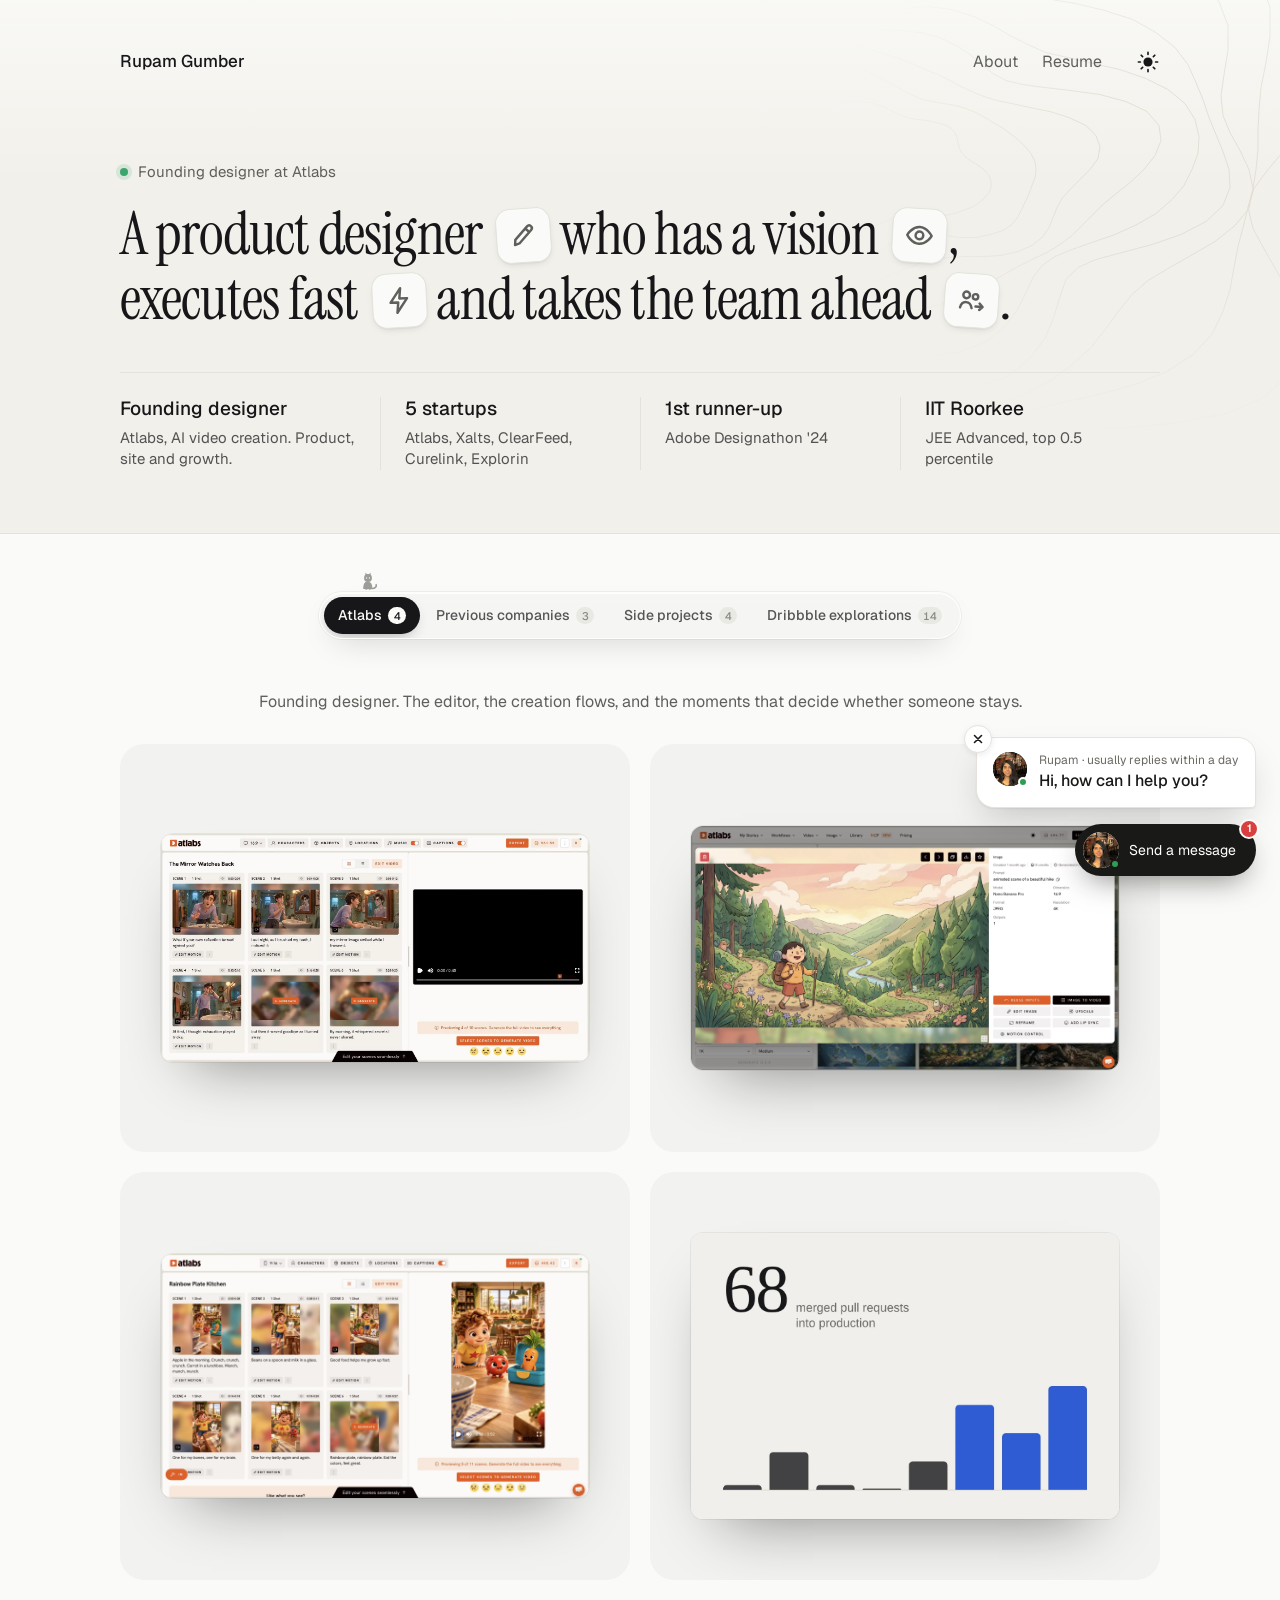
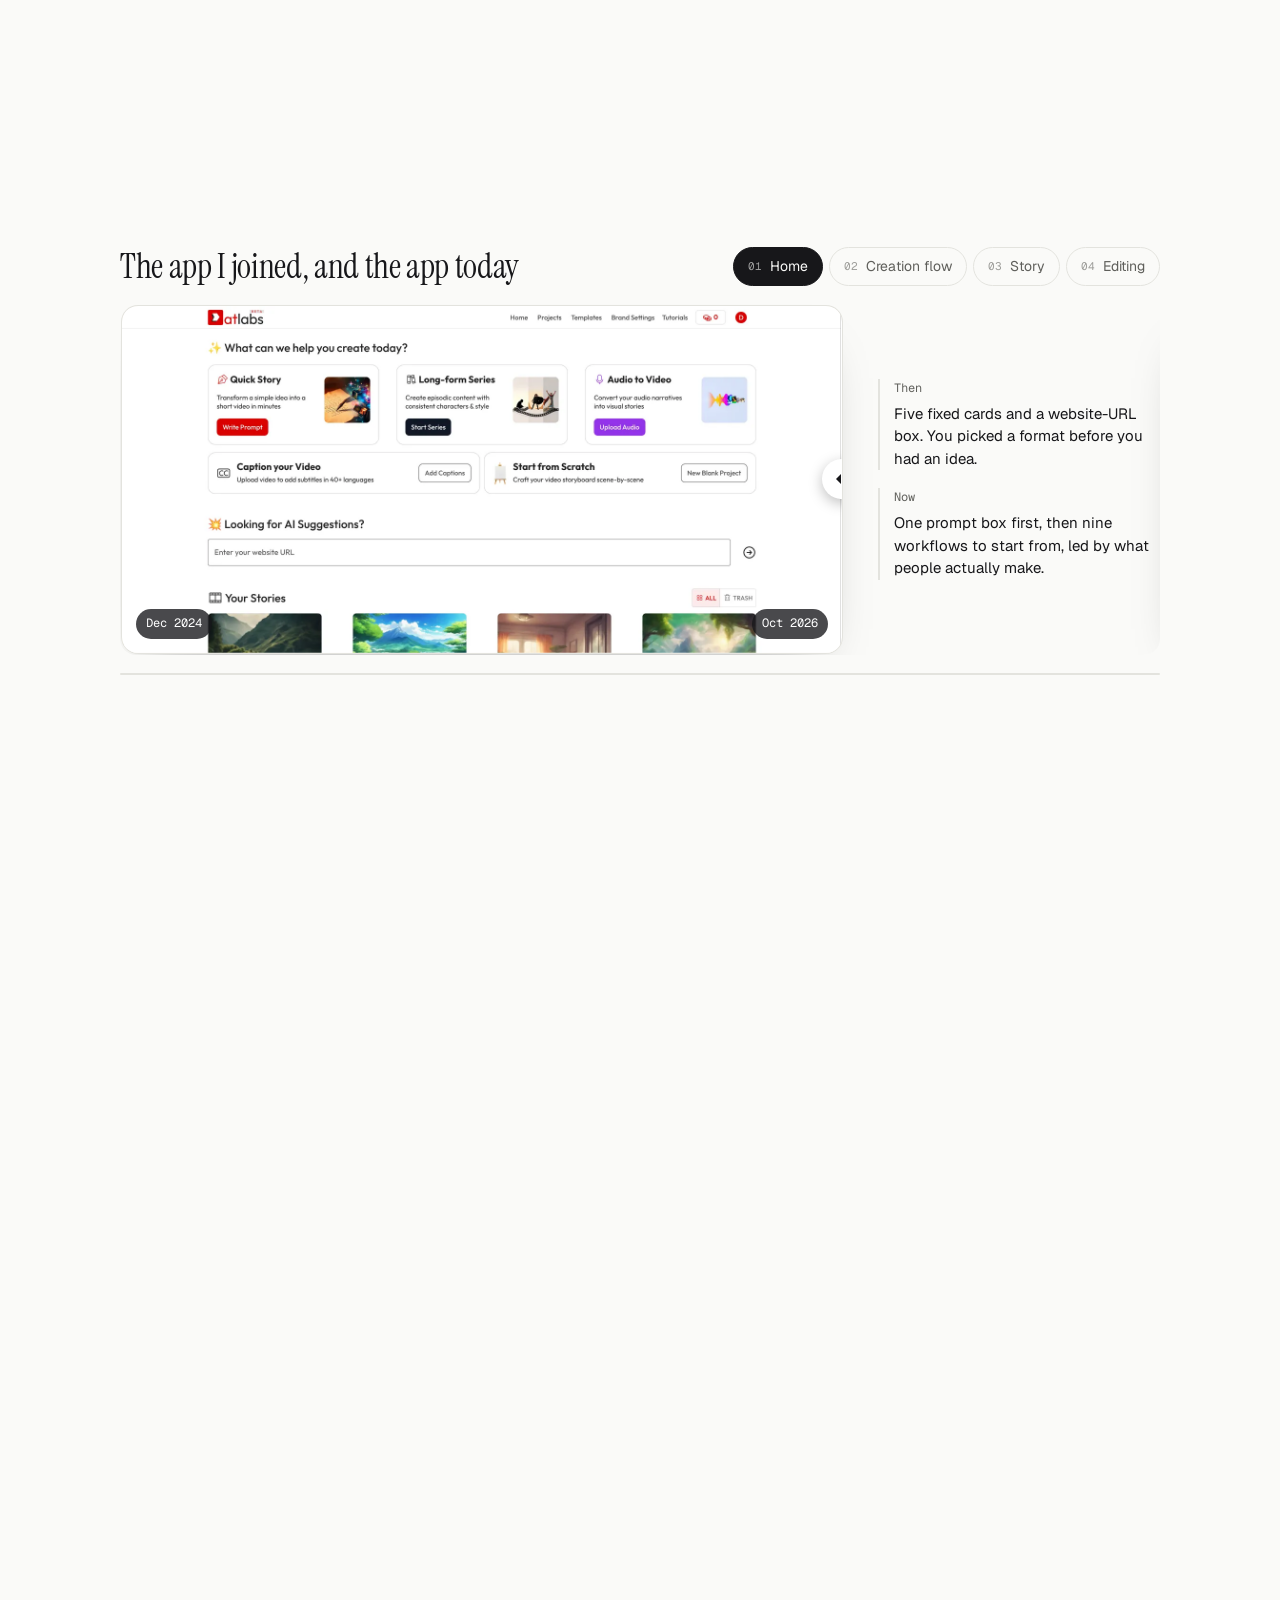
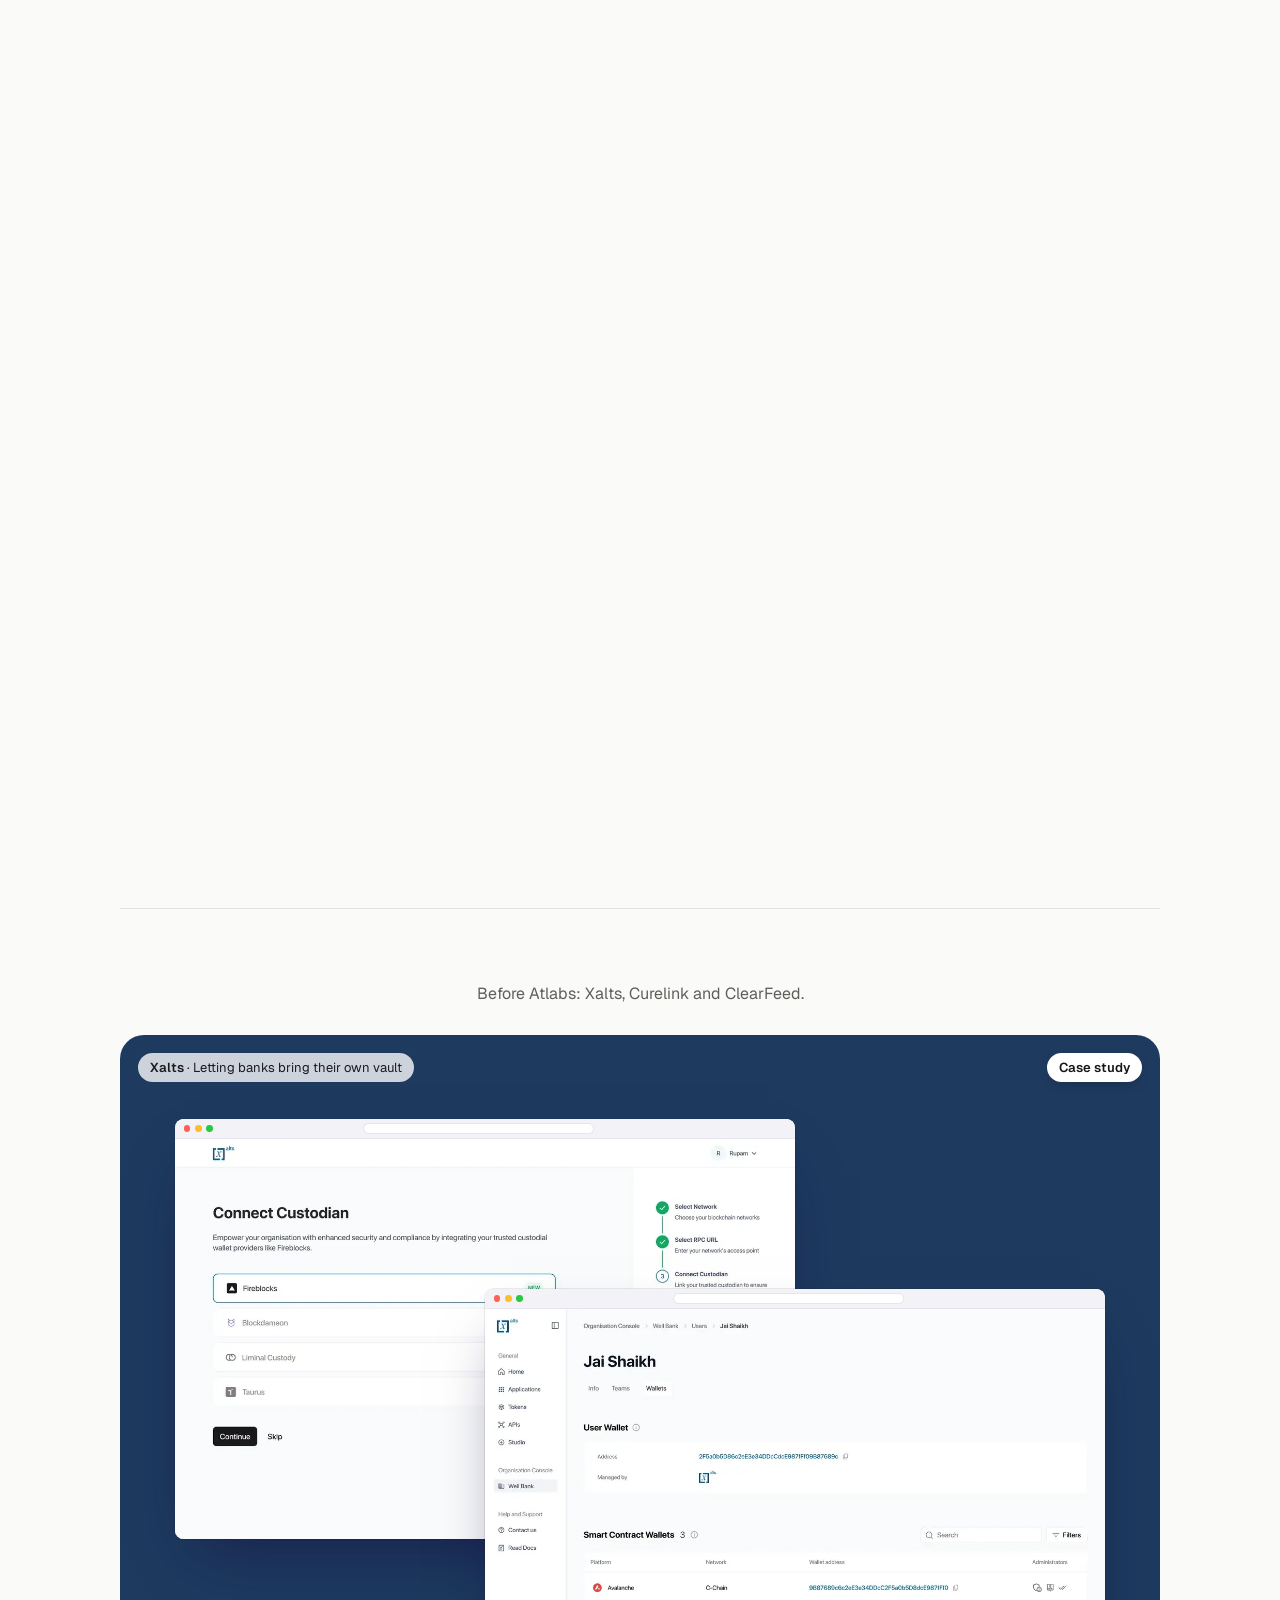
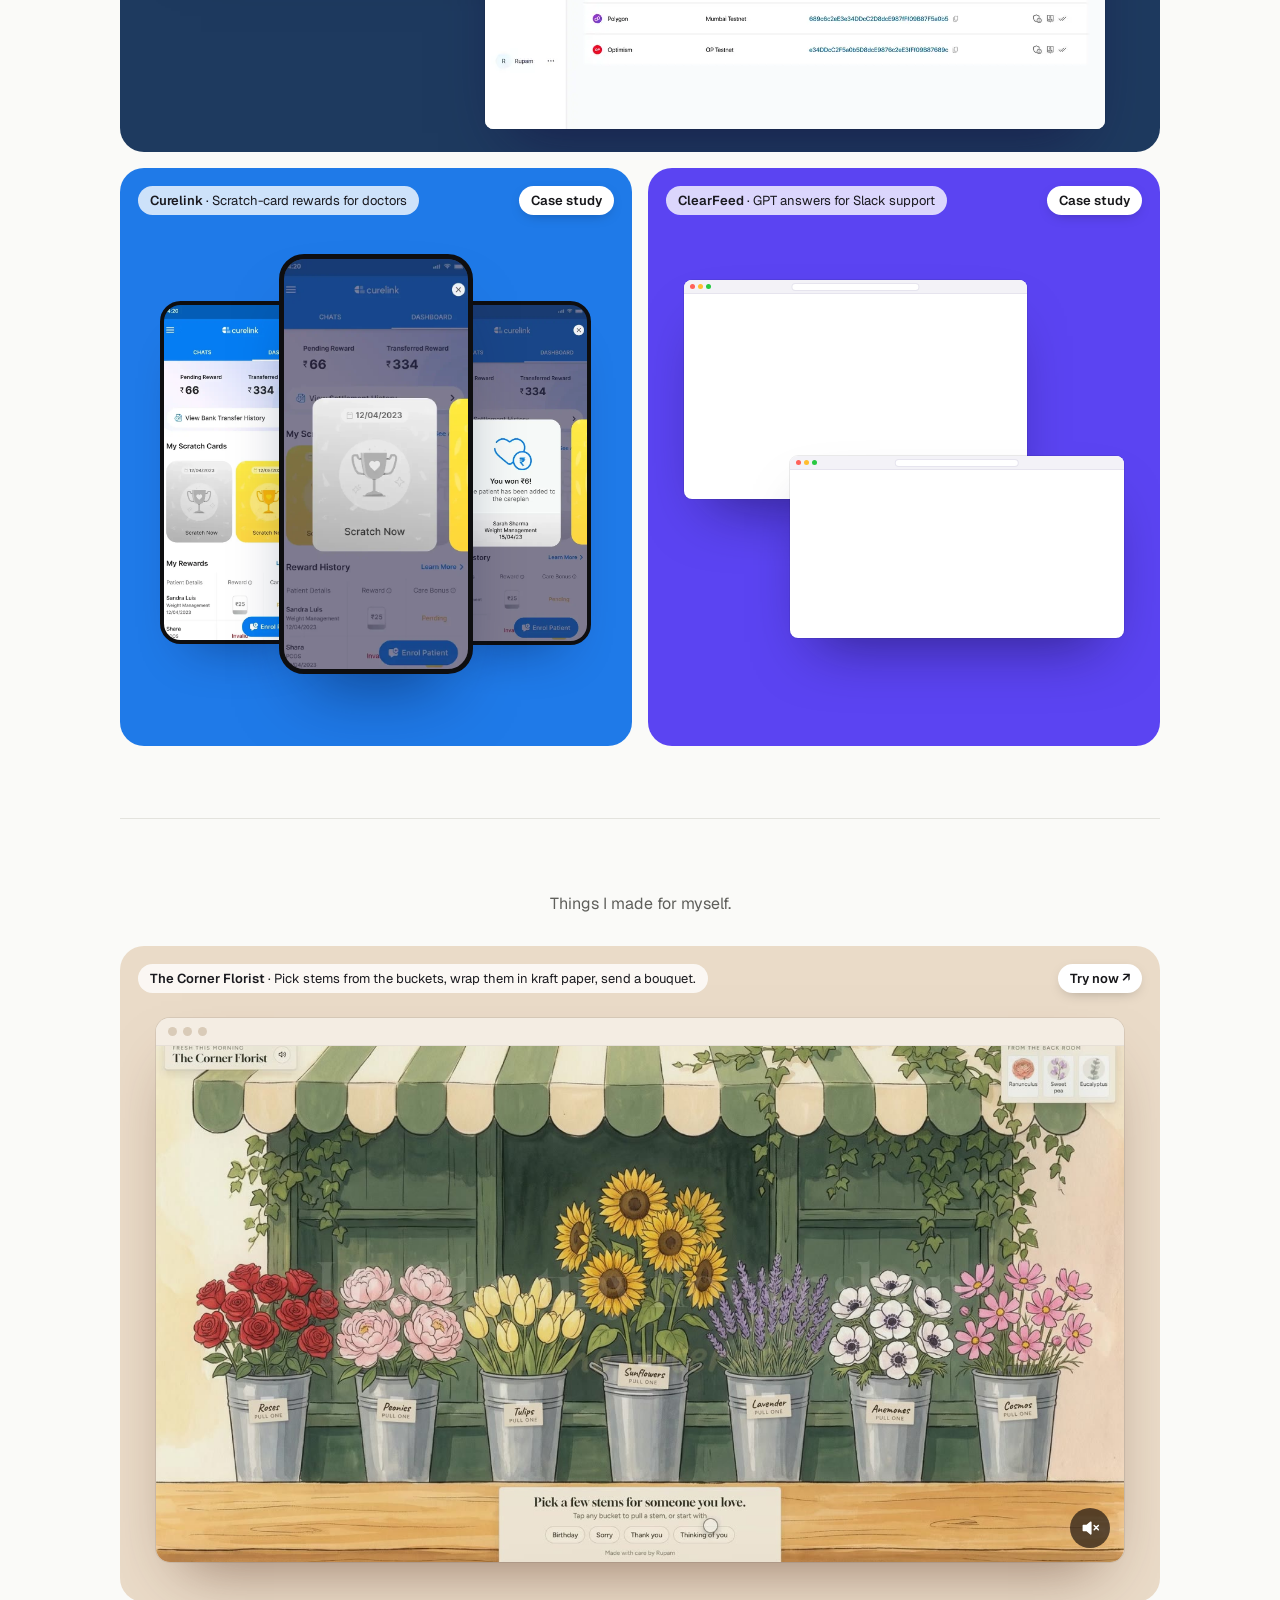
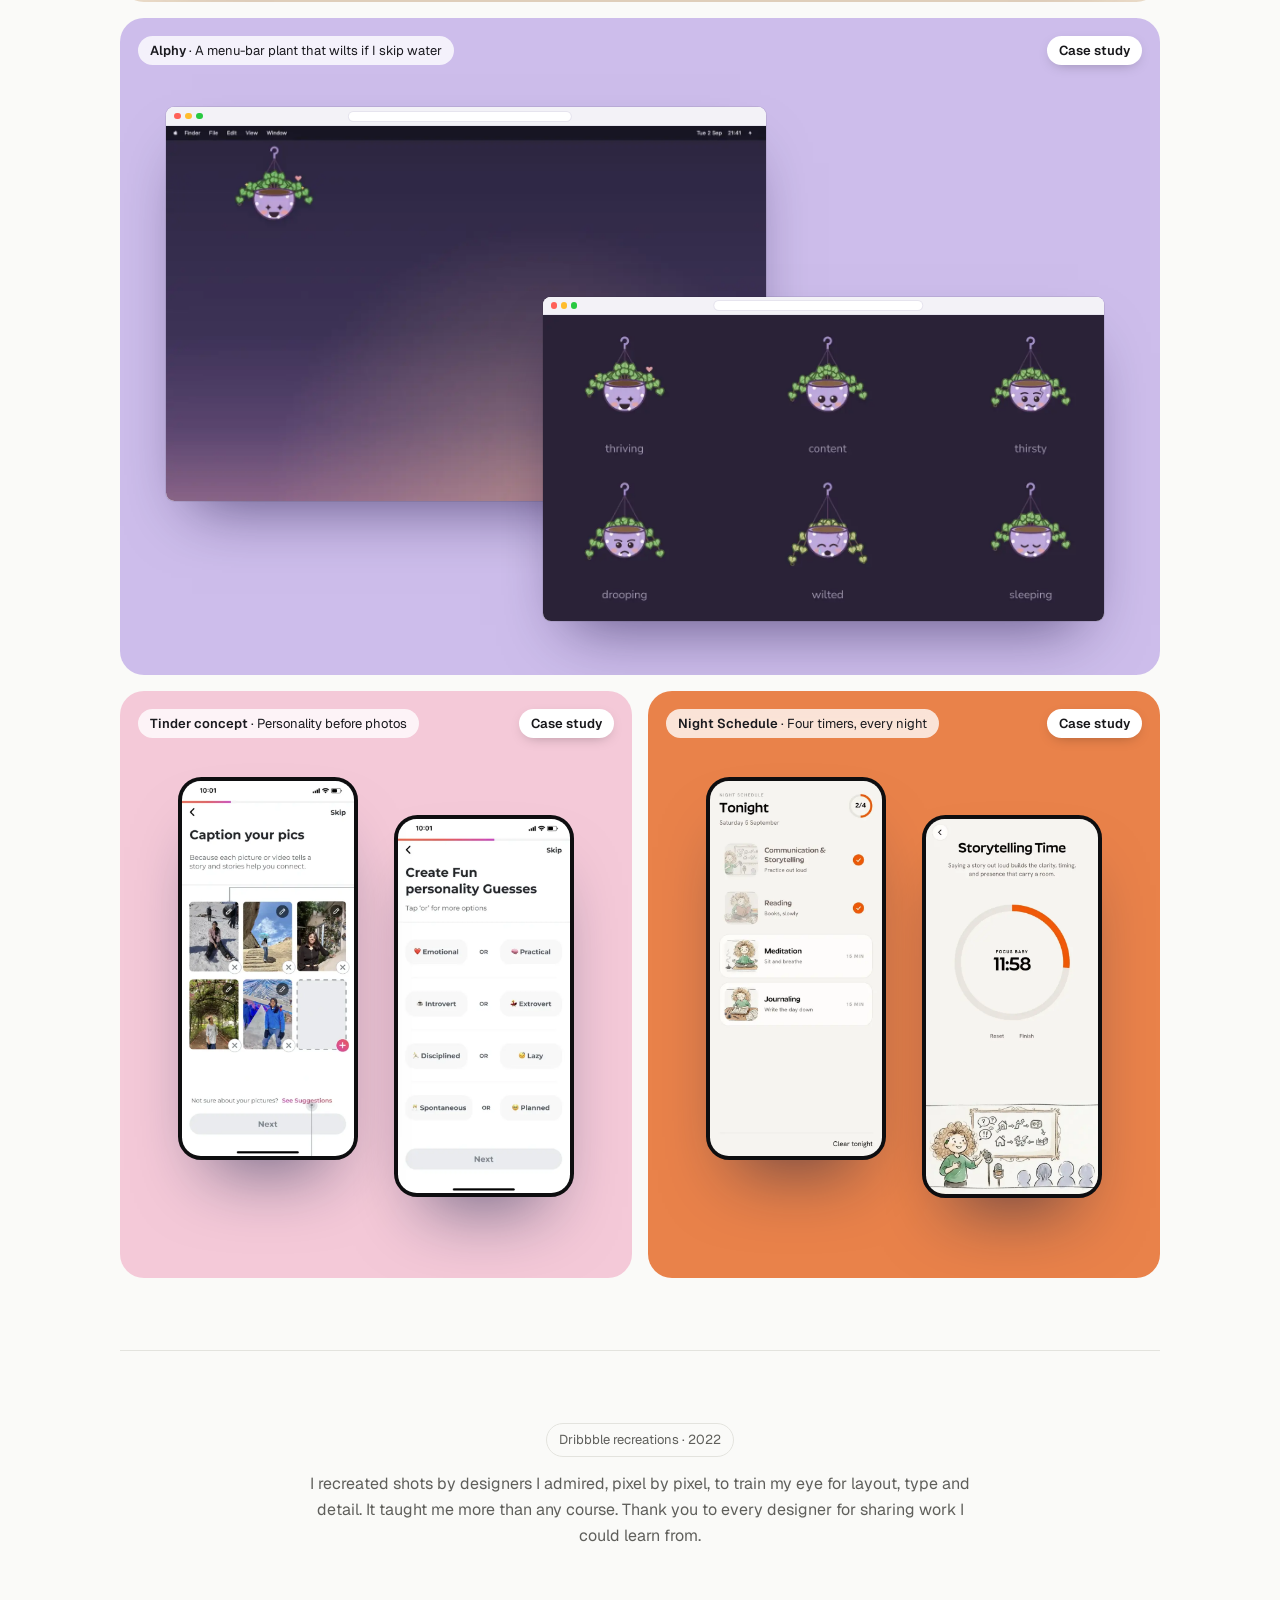
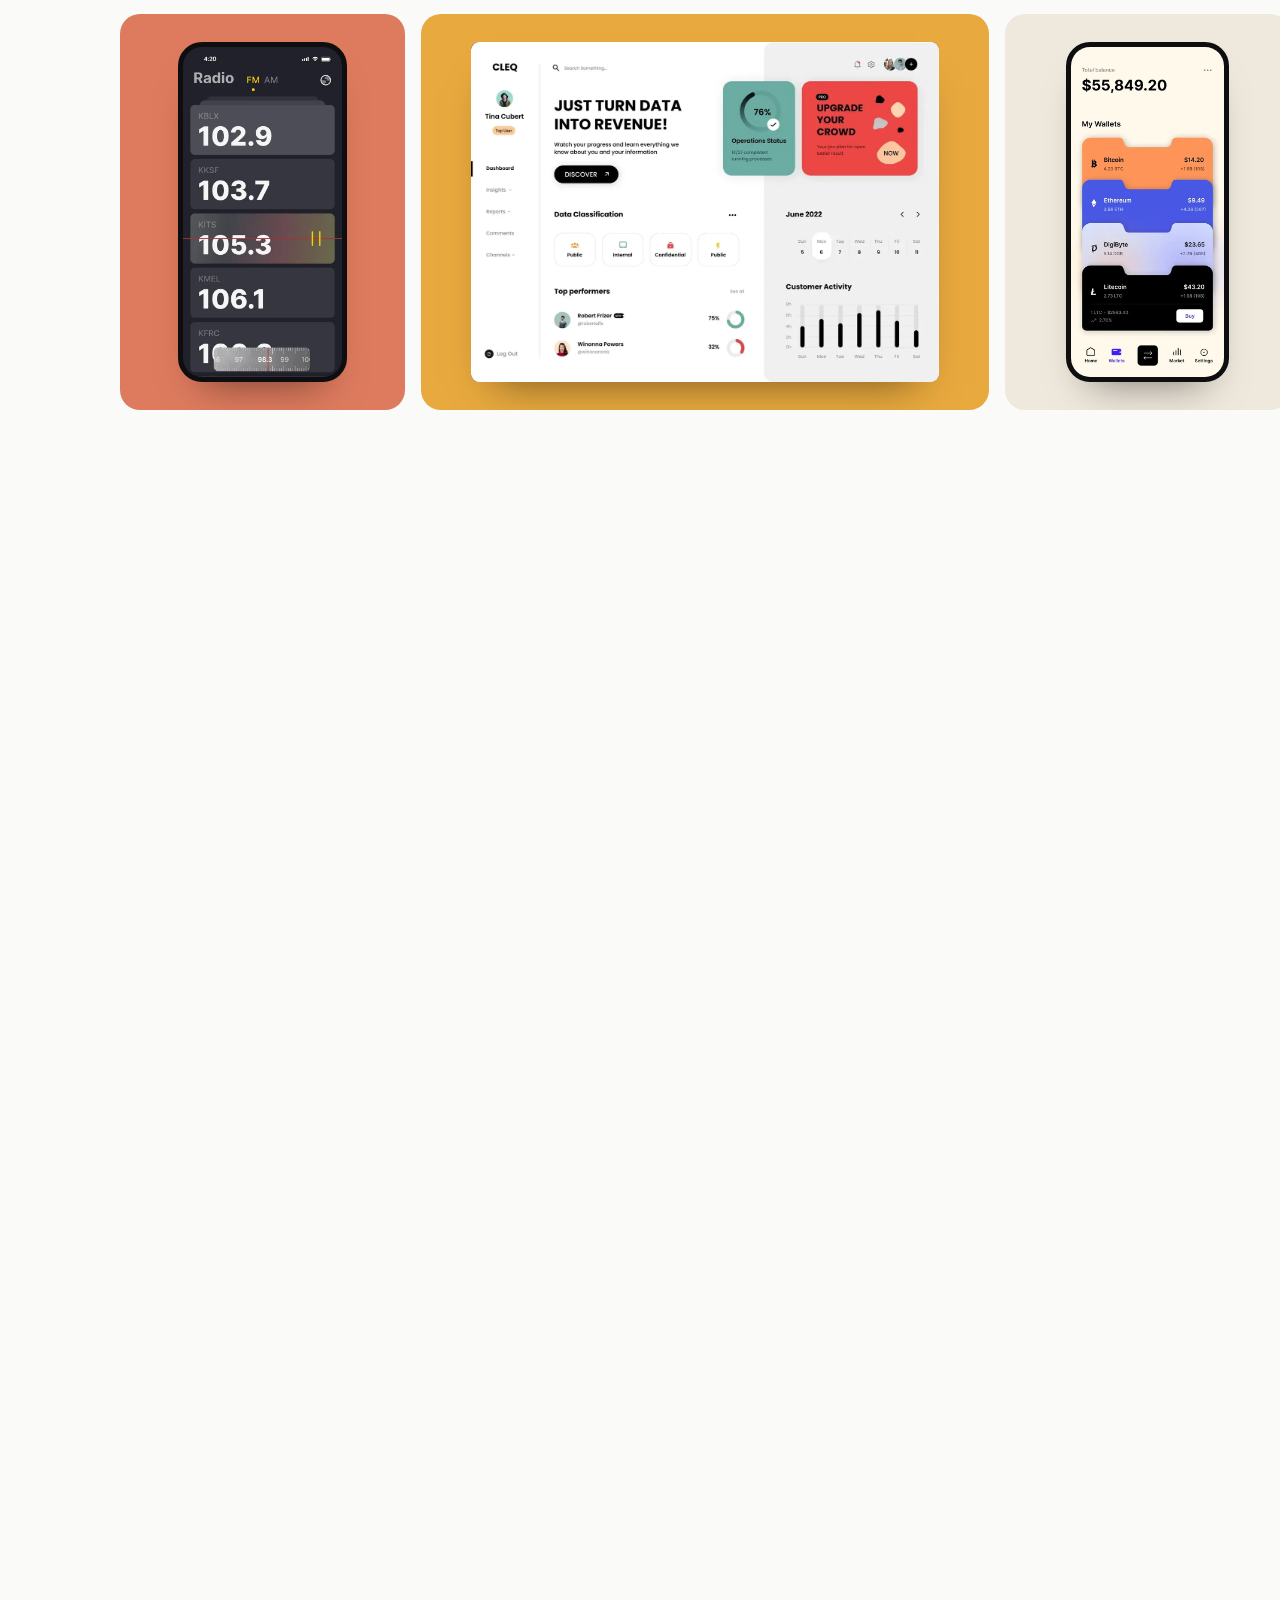
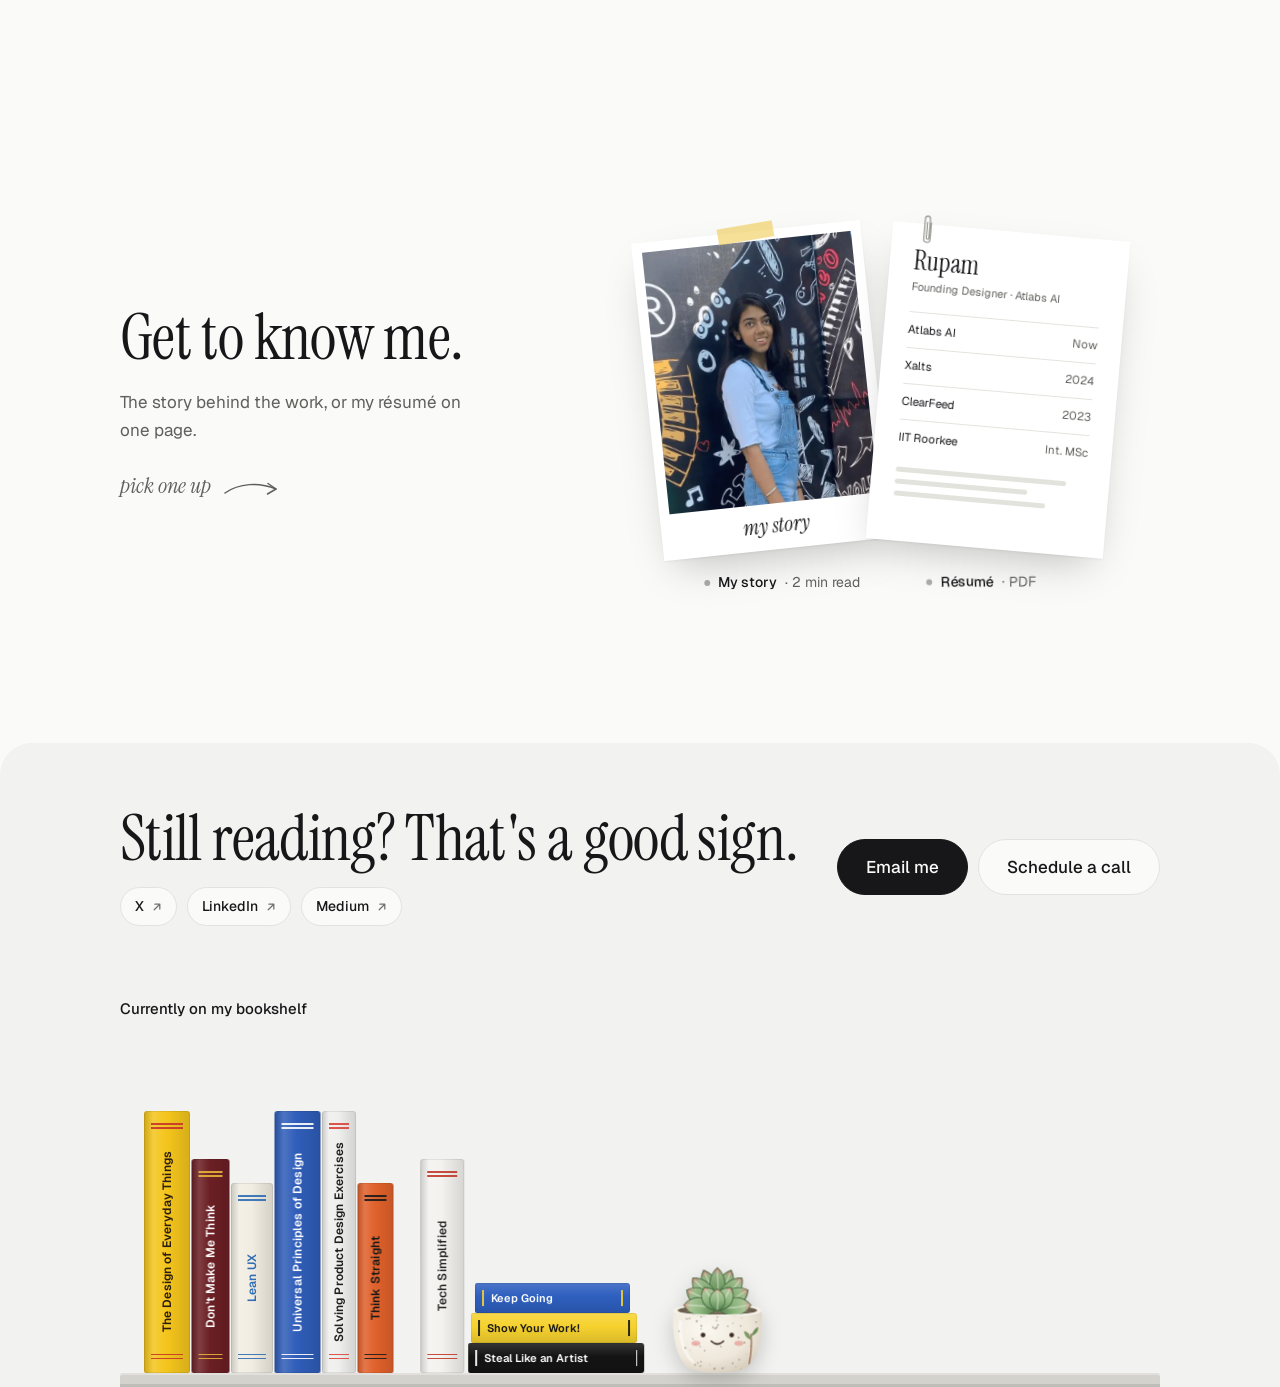
<file: work/editing-experience/index.html>
<!doctype html>
<html lang="en" data-theme="light">
<head>
<script>/* Diwali lights: set DIWALI_ON to true to switch them on (dark mode for everyone, lights on the home page). They switch off by themselves after the end date. */var DIWALI_ON=true;window.__diwali=DIWALI_ON&&Date.now()<Date.parse('2026-11-16T00:00:00+05:30');if(window.__diwali)document.documentElement.setAttribute('data-theme','dark');</script>
<meta charset="utf-8">
<meta name="viewport" content="width=device-width, initial-scale=1, viewport-fit=cover">
<link rel="apple-touch-icon" href="[data-uri]">
<link rel="preconnect" href="https://fonts.googleapis.com">
<link rel="preconnect" href="https://fonts.gstatic.com" crossorigin>
<link rel="stylesheet" href="https://fonts.googleapis.com/css2?family=Instrument+Serif:ital@0;1&family=Geist:wght@400;500;600&family=Caveat:wght@500;700&family=Geist+Mono:wght@400;500&display=swap">
<title>Designing an AI Video Editor — Rupam Gumber</title>
<meta name="description" content="Three levels, nine tools and one layout: the editor where every Atlabs AI video gets finished, from scenes to export.">
<meta name="author" content="Rupam Gumber">
<meta name="robots" content="index,follow,max-image-preview:large">
<link rel="canonical" href="https://rupam.work/work/editing-experience/">
<meta property="og:type" content="article">
<meta property="og:site_name" content="Rupam Gumber">
<meta property="og:title" content="Designing an AI Video Editor — Rupam Gumber">
<meta property="og:description" content="Three levels, nine tools and one layout: the editor where every Atlabs AI video gets finished, from scenes to export.">
<meta property="og:url" content="https://rupam.work/work/editing-experience/">
<meta property="og:image" content="https://rupam.work/og/editing-experience.jpg">
<meta property="og:image:width" content="1200"><meta property="og:image:height" content="630">
<meta property="og:image:alt" content="Designing an AI video editor">
<meta name="twitter:card" content="summary_large_image">
<meta name="twitter:site" content="@rupam_gumber"><meta name="twitter:creator" content="@rupam_gumber">
<meta name="twitter:title" content="Designing an AI Video Editor — Rupam Gumber">
<meta name="twitter:description" content="Three levels, nine tools and one layout: the editor where every Atlabs AI video gets finished, from scenes to export.">
<meta name="twitter:image" content="https://rupam.work/og/editing-experience.jpg">
<meta name="theme-color" content="#FAFAF8">
<link rel="icon" href="/favicon.ico" sizes="48x48">
<link rel="icon" href="/icon-32.png" type="image/png" sizes="32x32">
<link rel="apple-touch-icon" href="/apple-touch-icon.png">
<link rel="manifest" href="/site.webmanifest">
<link rel="stylesheet" href="/assets/app.css">
<script type="application/ld+json">[{"@context": "https://schema.org", "@type": "Article", "name": "Designing an AI Video Editor \u2014 Rupam Gumber", "url": "https://rupam.work/work/editing-experience/", "description": "Three levels, nine tools and one layout: the editor where every Atlabs AI video gets finished, from scenes to export.", "author": {"@type": "Person", "name": "Rupam Gumber", "gender": "Female", "jobTitle": "Product Designer", "url": "https://rupam.work/"}, "headline": "Designing an AI video editor", "image": "https://rupam.work/og/editing-experience.jpg", "datePublished": "2026-10-26", "dateModified": "2026-11-09", "about": {"@type": "Organization", "name": "Atlabs AI", "url": "https://www.atlabs.ai"}, "primaryImageOfPage": {"@type": "ImageObject", "url": "https://rupam.work/og/editing-experience.jpg", "width": 1200, "height": 630}}, {"@context": "https://schema.org", "@type": "BreadcrumbList", "itemListElement": [{"@type": "ListItem", "position": 1, "name": "Home", "item": "https://rupam.work/"}, {"@type": "ListItem", "position": 2, "name": "Designing an AI video editor", "item": "https://rupam.work/work/editing-experience/"}]}]</script>
<script src="/assets/router.js"></script>
</head>
<body>


<div class="wrap">
  <header class="top">
    <a class="name" href="#/">Rupam Gumber</a>
    <nav aria-label="Main">
      <a href="#/about" data-r="about">About</a>
      <a href="#/resume" data-resume>Resume</a>
      <button class="theme-btn" type="button" id="theme-btn" aria-label="Switch to dark mode">
        <svg viewBox="0 0 24 24" aria-hidden="true">
          <mask id="bite-mask"><rect x="-6" y="-6" width="36" height="36" fill="#fff"/><circle class="bite" cx="25" cy="-1" r="6" fill="#000"/></mask>
          <circle class="core" cx="12" cy="12" r="5" fill="currentColor" mask="url(#bite-mask)"/>
          <g class="rays" stroke="currentColor" stroke-width="1.8" stroke-linecap="round"><path d="M12 1.5v2.2M12 20.3v2.2M1.5 12h2.2M20.3 12h2.2M4.6 4.6l1.5 1.5M17.9 17.9l1.5 1.5M4.6 19.4l1.5-1.5M17.9 6.1l1.5-1.5"/></g>
        </svg>
      </button>
    </nav>
  </header>
  <div id="app"><main><div id="ci-root" class="ed">
<nav class="ci-rail" aria-label="On this page"><p>On this page</p><ol><li><button type="button" data-i="0" aria-current="true">Overview</button></li><li><button type="button" data-i="1" aria-current="false">Before</button></li><li><button type="button" data-i="2" aria-current="false">01 Three levels</button></li><li><button type="button" data-i="3" aria-current="false">02 Video vs scene</button></li><li><button type="button" data-i="4" aria-current="false">03 Nine tools</button></li><li><button type="button" data-i="5" aria-current="false">04 AI Edit</button></li><li><button type="button" data-i="6" aria-current="false">05 Nothing is lost</button></li><li><button type="button" data-i="7" aria-current="false">06 Credits</button></li><li><button type="button" data-i="8" aria-current="false">07 Characters</button></li><li><button type="button" data-i="9" aria-current="false">08 Export and publish</button></li><li><button type="button" data-i="10" aria-current="false">More screens</button></li><li><button type="button" data-i="11" aria-current="false">What I learned</button></li></ol></nav>
<section class="ph text" id="ed-top" data-rail="Overview"><a class="back" href="#/work/atlabs/editing-experience">All Atlabs work</a><p class="ci-eye">Atlabs AI · Case study</p><h1>Editing experience</h1><p>Every Atlabs video is finished in one editor: scenes, motion, voice, B-roll, captions, credits, export and publishing. I designed all of it, one tool at a time, without letting it turn into a cockpit.</p>
<div class="ci-skimrow"><button type="button" class="ci-skim" data-skim="" aria-pressed="false"><span class="sw" aria-hidden="true"></span><span>2-minute version</span></button></div></section>
<div class="facts ci-facts"><div><span>My role</span>Product and design for the whole editor.</div><div><span>Timeline</span>Dec 2024 – today</div><div><span>Where</span>Story page, scene editor, timeline, export.</div></div>
<div class="edA" data-eda="" style="--n:11" data-ph="0">
<div class="edA-stick">
 <div class="edA-top"><span class="edA-n" data-an="">01 / 11</span><p class="edA-act" aria-live="polite"><span class="edA-from" data-afrom="">Story page</span><span class="edA-step s1"><span class="ci"><svg viewBox="0 0 24 24" aria-hidden="true"><path d="M5 3l14 8-6.2 1.6L10 19z" fill="#111" stroke="#fff" stroke-width="1.6" stroke-linejoin="round"></path></svg></span>Click <b data-at="">Characters</b></span><span class="edA-arr" aria-hidden="true">→</span><span class="edA-step s2"><b data-ar="">Story Characters</b> opens</span></p></div>
 <div class="edA-stage" data-astage="">
  <div class="edA-frame on" data-abase="ed_story" style="--ar: 1.7578; --ox: 34.25%; --oy: 3.6500000000000004%; --zs: 1.60;"><img src="/img/ed_story.webp" alt=""><span class="edA-ring" data-aring="" style="left: 29.5%; top: 1.9%; width: 9.5%; height: 3.5%;"></span><span class="edA-cur" data-acur="" style="left: 35.39%; top: 3.825%;"><svg viewBox="0 0 24 24" aria-hidden="true"><path d="M5 3l14 8-6.2 1.6L10 19z" fill="#111" stroke="#fff" stroke-width="1.6" stroke-linejoin="round"></path></svg></span></div><div class="edA-frame" data-abase="ed_scene" style="--ar:1.7561"><img src="/img/ed_scene.webp" alt="" loading="lazy"><span class="edA-ring" data-aring=""></span><span class="edA-cur" data-acur=""><svg viewBox="0 0 24 24" aria-hidden="true"><path d="M5 3l14 8-6.2 1.6L10 19z" fill="#111" stroke="#fff" stroke-width="1.6" stroke-linejoin="round"></path></svg></span></div><div class="edA-frame" data-abase="ed_credits" style="--ar:1.3684"><img src="/img/ed_credits.webp" alt="" loading="lazy"><span class="edA-ring" data-aring=""></span><span class="edA-cur" data-acur=""><svg viewBox="0 0 24 24" aria-hidden="true"><path d="M5 3l14 8-6.2 1.6L10 19z" fill="#111" stroke="#fff" stroke-width="1.6" stroke-linejoin="round"></path></svg></span></div>
  <button type="button" class="edA-res" data-ares="0" data-zoom="ed_chars" aria-label="Enlarge Story Characters" tabindex="-1" style="transform-origin: 34.3% 15%;"><img src="/img/ed_chars.webp" alt="Story Characters: Every character in the story, with a turnaround sheet. Tag them with @ in any prompt." loading="lazy"></button><button type="button" class="edA-res" data-ares="1" data-zoom="ed_captions" aria-label="Enlarge Caption styles" tabindex="-1"><img src="/img/ed_captions.webp" alt="Caption styles: 20+ styles with a live preview, set once for the whole video." loading="lazy"></button><button type="button" class="edA-res" data-ares="2" data-zoom="ed_gen" aria-label="Enlarge Generate video" tabindex="-1"><img src="/img/ed_gen.webp" alt="Generate video: Pick the scenes that are left, as video or storyboard, with the cost shown." loading="lazy"></button><button type="button" class="edA-res" data-ares="3" data-zoom="ed_scene" aria-label="Enlarge Scene editor" tabindex="-1"><img src="/img/ed_scene.webp" alt="Scene editor: One scene at a time, with nine tools down the side." loading="lazy"></button><button type="button" class="edA-res" data-ares="4" data-zoom="ed_broll" aria-label="Enlarge B-roll panel" tabindex="-1"><img src="/img/ed_broll.webp" alt="B-roll panel: Headings, text, images and sound effects on top of the scene." loading="lazy"></button><button type="button" class="edA-res" data-ares="5" data-zoom="ae1" aria-label="Enlarge AI Edit panel" tabindex="-1"><img src="/img/ae1.webp" alt="AI Edit panel: Describe a change in plain words." loading="lazy"></button><button type="button" class="edA-res" data-ares="6" data-zoom="ed_timeline" aria-label="Enlarge Timeline" tabindex="-1"><img src="/img/ed_timeline.webp" alt="Timeline: The scene second by second: trim, crop, speed, and lanes for images, text and audio." loading="lazy"></button><button type="button" class="edA-res" data-ares="7" data-zoom="ed_assets" aria-label="Enlarge Assets library" tabindex="-1"><img src="/img/ed_assets.webp" alt="Assets library: Every version made for this story, by scene. The one in use says Applied." loading="lazy"></button><button type="button" class="edA-res" data-ares="8" data-zoom="ed_export" aria-label="Enlarge Export menu" tabindex="-1"><img src="/img/ed_export.webp" alt="Export menu: Re-export, download, share a link, Premiere Pro, or publish to YouTube, Instagram and Facebook." loading="lazy"></button><button type="button" class="edA-res" data-ares="9" data-zoom="ed_credits" aria-label="Enlarge Credits menu" tabindex="-1"><img src="/img/ed_credits.webp" alt="Credits menu: What’s left, when it expires, and what each recent story cost." loading="lazy"></button><button type="button" class="edA-res" data-ares="10" data-zoom="ed_breakdown" aria-label="Enlarge Credit breakdown" tabindex="-1"><img src="/img/ed_breakdown.webp" alt="Credit breakdown: Every generation in that story, by scene and shot, with model and cost." loading="lazy"></button>
 </div>
 <div class="edA-foot"><p class="edA-d" data-ad="">Every character in the story, with a turnaround sheet. Tag them with @ in any prompt.</p><div class="edA-prog"><button type="button" data-astep="0" class="on" aria-label="Step 1: Characters"></button><button type="button" data-astep="1" class="" aria-label="Step 2: Captions"></button><button type="button" data-astep="2" class="" aria-label="Step 3: Select scenes to generate video"></button><button type="button" data-astep="3" class="" aria-label="Step 4: Edit video"></button><button type="button" data-astep="4" class="" aria-label="Step 5: B-Roll"></button><button type="button" data-astep="5" class="" aria-label="Step 6: AI Edit"></button><button type="button" data-astep="6" class="" aria-label="Step 7: Timeline"></button><button type="button" data-astep="7" class="" aria-label="Step 8: Generation history"></button><button type="button" data-astep="8" class="" aria-label="Step 9: Export"></button><button type="button" data-astep="9" class="" aria-label="Step 10: Credits"></button><button type="button" data-astep="10" class="" aria-label="Step 11: a story"></button></div></div>
</div></div>
<div class="ci-numwrap"><p class="ci-asof">As of Oct 2026</p><div class="ci-nums ed-nums">
 <div><b class="ci-cnt" data-count="3">3</b><span>levels: story, scene, timeline</span></div>
 <div><b class="ci-cnt" data-count="9">9</b><span>tools in the scene editor</span></div>
 <div><b class="ci-cnt" data-count="20+">20+</b><span>caption styles</span></div>
 <div><b class="ci-cnt" data-count="8">8</b><span>ways out: download, share, publish and more</span></div>
</div></div>
<section class="sec"><h2 class="lab">In short</h2><div class="text"><p><b>An AI video has many parts, and people need to fix any of them without getting lost.</b> I split the editor into three levels (the whole story, one scene, one scene second by second), kept whole-video controls apart from scene controls, and gave every tool the same layout. Then I made the hidden things visible: every version made, every credit spent, and every way to get the video out.</p></div></section>
<section class="ci-prob" id="ed-before" data-rail="Before">
 <div class="ci-sh"><span class="ci-kick">Before</span><h2>One page tried to do everything</h2></div>
 <div class="ed-pair"><figure class="ci-fig "><div class="ci-frame"><div class="ci-shot"><button class="ci-z" type="button" data-zoom="tn_ed_old" aria-label="Enlarge: The old story page: scenes as a list of still images, a row of small tool icons under each scene, a preview on the right"><img loading="lazy" decoding="async" src="/img/tn_ed_old.webp" width="1512" height="728" alt="The old story page: scenes as a list of still images, a row of small tool icons under each scene, a preview on the right"></button></div></div><figcaption>Dec 2024. Writing, editing and preview on one page.</figcaption></figure><figure class="ci-fig "><div class="ci-frame"><div class="ci-shot"><button class="ci-z" type="button" data-zoom="ed_story" aria-label="Enlarge: The story page today: scene cards in a grid, whole-video controls in the top bar, a large vertical player on the right"><img loading="lazy" decoding="async" src="/img/ed_story.webp" width="1800" height="1024" alt="The story page today: scene cards in a grid, whole-video controls in the top bar, a large vertical player on the right"></button></div></div><figcaption>Oct 2026. The story page is now just the overview.</figcaption></figure></div>
 <div class="ci-tens">
  <article><span class="n">1</span><h3>Every tool fought for the same space.</h3><p>Seven small icons under each scene, with no labels.</p></article>
  <article><span class="n">2</span><h3>Nobody knew what a change would touch.</h3><p>Some settings changed one scene, others changed the whole video. They looked the same.</p></article>
  <article><span class="n">3</span><h3>The video kept growing.</h3><p>Motion, lip sync, B-roll and publishing were all coming. One page could not hold them.</p></article>
 </div>
</section>
<div class="ci-decs2">
<section class="ci-dec2 ci-l-stack" id="ed-d1" data-rail="01 Three levels">
<div class="ci-dgrid"><div class="ci-dtext"><p class="ci-dk"><span class="vt-ic ed-ic" aria-hidden="true"><svg viewBox="0 0 24 24"><circle cx="10.5" cy="10.5" r="6"></circle><path d="M15 15l5 5M8 10.5h5M10.5 8v5"></path></svg></span>Decision 01</p><h3>Three levels, each one deeper.</h3><p class="ci-short" data-short="">Story for the whole video, scene editor for one scene, timeline for second-by-second work. You only go as deep as you need.</p><div class="ci-body" data-long=""><p>Most edits are small: regenerate one scene, change a line. A few need precision. So the editor has three levels. The story page shows every scene. The scene editor opens one scene with all its tools. The timeline goes second by second inside that scene.</p><p>Each level is one click deeper, and the scene list stays on the left the whole time, so you never lose your place.</p></div></div>
<div class="ci-dmedia"><div class="ed-sy" data-sy="" style="--n:3"><div class="ed-sys"><div class="ed-depth" data-eddepth="">
 <div class="ed-dtabs" role="tablist" aria-label="Levels of the editor"><button type="button" role="tab" aria-selected="true" tabindex="0" data-dep="0"><span class="lv" aria-hidden="true"><i></i></span><span><b>Story</b><em>See the whole video</em></span></button><button type="button" role="tab" aria-selected="false" tabindex="-1" data-dep="1"><span class="lv" aria-hidden="true"><i></i><i></i></span><span><b>Scene</b><em>Fix one scene</em></span></button><button type="button" role="tab" aria-selected="false" tabindex="-1" data-dep="2"><span class="lv" aria-hidden="true"><i></i><i></i><i></i></span><span><b>Timeline</b><em>Go second by second</em></span></button></div>
 <div class="ed-dview"><button type="button" class="ed-dimg on" data-dimg="0" data-zoom="ed_story" aria-label="Enlarge Story level: All scenes at once. Watch the full video, regenerate a scene, or make the scenes that are left." tabindex="0"><img src="/img/ed_story.webp" alt="" loading="lazy"></button><button type="button" class="ed-dimg" data-dimg="1" data-zoom="ed_scene" aria-label="Enlarge Scene level: Nine tools for one scene, with the preview on the right and every past version under it." tabindex="-1"><img src="/img/ed_scene.webp" alt="" loading="lazy"></button><button type="button" class="ed-dimg" data-dimg="2" data-zoom="ed_timeline" aria-label="Enlarge Timeline level: Trim, crop, flip, mute and change speed. Images, text and audio get their own lane above the clip." tabindex="-1"><img src="/img/ed_timeline.webp" alt="" loading="lazy"></button></div>
 <p class="ed-dcap" data-dcap="">All scenes at once. Watch the full video, regenerate a scene, or make the scenes that are left.</p>
</div></div></div></div></div></section>
<section class="ci-dec2 ci-l-split" id="ed-d2" data-rail="02 Video vs scene">
<div class="ci-dgrid"><div class="ci-dtext"><p class="ci-dk"><span class="vt-ic ed-ic" aria-hidden="true"><svg viewBox="0 0 24 24"><path d="M12 3.5l8.5 4.5-8.5 4.5L3.5 8z"></path><path d="M3.5 12.5l8.5 4.5 8.5-4.5M3.5 16.5l8.5 4.5 8.5-4.5"></path></svg></span>Decision 02</p><h3>Whole-video controls on top, scene controls on the side.</h3><p class="ci-short" data-short="">Anything in the top bar changes every scene. Anything in the side panel changes only this scene.</p><div class="ci-body" data-long=""><p>The rule is simple. The top bar holds things that change the whole video: aspect ratio, characters, objects, locations, captions and export. The side panel holds things that change only the scene you’re in.</p><p>Captions show why this matters. A different style in every scene would make a video look broken. So the style is set once for the whole video, and each scene’s Captions panel shows that style with a link to change it.</p></div></div>
<div class="ci-dmedia"><div class="ed-lv">
 <div class="row top"><span class="k">Whole video<em>Changes every scene</em></span><span class="chips"><i>9:16</i><i>Characters</i><i>Objects</i><i>Locations</i><i>Captions</i><i>Export</i></span></div>
 <div class="row"><span class="k">This scene<em>Changes one scene</em></span><span class="chips"><i>Image</i><i>Motion</i><i>Audio</i><i>Lip Sync</i><i>AI Edit</i><i>Split</i><i>B-Roll</i><i>Settings</i></span></div>
</div></div></div><figure class="ci-fig ci-full"><div class="ci-frame"><div class="ci-shot"><button class="ci-z" type="button" data-zoom="ed_captions" aria-label="Enlarge: Captions popup: a grid of caption styles like Terminal, Chalk, Pixel, Candy and Headline, with a live preview and text size, length and position settings"><img loading="lazy" decoding="async" src="/img/ed_captions.webp" width="1800" height="1038" alt="Captions popup: a grid of caption styles like Terminal, Chalk, Pixel, Candy and Headline, with a live preview and text size, length and position settings"></button></div></div><figcaption>Captions: one style for the whole video, with a live preview.</figcaption></figure></section>
<section class="ci-dec2 ci-l-stack" id="ed-d3" data-rail="03 Nine tools">
<div class="ci-dgrid"><div class="ci-dtext"><p class="ci-dk"><span class="vt-ic ed-ic" aria-hidden="true"><svg viewBox="0 0 24 24"><circle cx="12" cy="12" r="3"></circle><path d="M12 3v2.5M12 18.5V21M3 12h2.5M18.5 12H21M5.6 5.6l1.8 1.8M16.6 16.6l1.8 1.8M5.6 18.4l1.8-1.8M16.6 7.4l1.8-1.8"></path></svg></span>Decision 03</p><h3>Nine tools, one layout.</h3><p class="ci-short" data-short="">Every tool sits in the same side panel and works the same way: choose a mode at the top, set options, generate at the bottom, see versions under the preview.</p><div class="ci-body" data-long=""><p>The scene editor has nine tools, grouped into picture, sound and editing. They share one layout, so learning one teaches you the rest: modes at the top (edit, generate new, upload), options in the middle, and the generate button at the bottom with its credit cost on it.</p><p>Nine is already a lot, so I’m folding transitions into Settings instead of adding a tenth tab.</p></div></div>
<div class="ci-dmedia"><div class="ed-tools" data-edtools="">
 <div class="ed-rail" role="tablist" aria-label="Scene editor tools" aria-orientation="vertical"><p class="ed-g">Picture</p><button type="button" role="tab" aria-selected="false" tabindex="-1" data-tool="0"><span class="ic"><svg viewBox="0 0 24 24"><rect x="3.5" y="5" width="17" height="14" rx="2.5"></rect><circle cx="9" cy="10" r="1.6"></circle><path d="M5 17l4.5-4.5 3.5 3.5 2.5-2.5 3.5 3.5"></path></svg></span>Image</button><button type="button" role="tab" aria-selected="false" tabindex="-1" data-tool="1"><span class="ic"><svg viewBox="0 0 24 24"><path d="M4 16c3 0 4-8 8-8s5 8 8 8"></path><path d="M4 20h16"></path></svg></span>Motion</button><p class="ed-g">Sound</p><button type="button" role="tab" aria-selected="false" tabindex="-1" data-tool="2"><span class="ic"><svg viewBox="0 0 24 24"><rect x="9" y="3.5" width="6" height="11" rx="3"></rect><path d="M5.5 11.5a6.5 6.5 0 0013 0M12 18v2.5"></path></svg></span>Audio</button><button type="button" role="tab" aria-selected="false" tabindex="-1" data-tool="3"><span class="ic"><svg viewBox="0 0 24 24"><circle cx="12" cy="12" r="8.5"></circle><path d="M8.5 14.5c1 1.3 2.2 2 3.5 2s2.5-.7 3.5-2M9 9.5h.01M15 9.5h.01"></path></svg></span>Lip Sync</button><p class="ed-g">Edit</p><button type="button" role="tab" aria-selected="false" tabindex="-1" data-tool="4"><span class="ic"><svg viewBox="0 0 24 24"><path d="M12 3.5l1.8 5 5 1.8-5 1.8-1.8 5-1.8-5-5-1.8 5-1.8z"></path><path d="M18.5 16l.7 1.8 1.8.7-1.8.7-.7 1.8-.7-1.8-1.8-.7 1.8-.7z"></path></svg></span>AI Edit</button><button type="button" role="tab" aria-selected="false" tabindex="-1" data-tool="5"><span class="ic"><svg viewBox="0 0 24 24"><circle cx="6" cy="7" r="2.5"></circle><circle cx="6" cy="17" r="2.5"></circle><path d="M8 8.5L20 17M8 15.5L20 7"></path></svg></span>Split Scene</button><button type="button" role="tab" aria-selected="true" tabindex="0" data-tool="6"><span class="ic"><svg viewBox="0 0 24 24"><path d="M4 20L16 8M14 6l4 4M18 3v3M16.5 4.5h3M20.5 10v2.5M19.2 11.2h2.6"></path></svg></span>B-Roll</button><button type="button" role="tab" aria-selected="false" tabindex="-1" data-tool="7"><span class="ic"><svg viewBox="0 0 24 24"><rect x="3" y="5.5" width="18" height="13" rx="2.5"></rect><path d="M10.5 10.3a2.2 2.2 0 100 3.4M17 10.3a2.2 2.2 0 100 3.4"></path></svg></span>Captions</button><button type="button" role="tab" aria-selected="false" tabindex="-1" data-tool="8"><span class="ic"><svg viewBox="0 0 24 24"><circle cx="12" cy="12" r="3"></circle><path d="M12 3v2.5M12 18.5V21M3 12h2.5M18.5 12H21M5.6 5.6l1.8 1.8M16.6 16.6l1.8 1.8M5.6 18.4l1.8-1.8M16.6 7.4l1.8-1.8"></path></svg></span>Settings</button></div>
 <div class="ed-tpanes"><div class="ed-tp" role="tabpanel" data-tpane="0" hidden=""><h4><span class="ic"><svg viewBox="0 0 24 24"><rect x="3.5" y="5" width="17" height="14" rx="2.5"></rect><circle cx="9" cy="10" r="1.6"></circle><path d="M5 17l4.5-4.5 3.5 3.5 2.5-2.5 3.5 3.5"></path></svg></span>Image</h4><p>Edit the scene image with a prompt, inpaint one part, generate a new one, or upload your own. Reference images keep characters looking the same.</p><button type="button" class="ed-tshot" data-zoom="tl_image" aria-label="Enlarge Image panel"><img src="/img/tl_image.webp" alt="" loading="lazy"></button></div><div class="ed-tp" role="tabpanel" data-tpane="1" hidden=""><h4><span class="ic"><svg viewBox="0 0 24 24"><path d="M4 16c3 0 4-8 8-8s5 8 8 8"></path><path d="M4 20h16"></path></svg></span>Motion</h4><p>Turn the image into video from a prompt. Pick the model, add reference images, and tag them in the prompt.</p><button type="button" class="ed-tshot" data-zoom="tl_motion" aria-label="Enlarge Motion panel"><img src="/img/tl_motion.webp" alt="" loading="lazy"></button></div><div class="ed-tp" role="tabpanel" data-tpane="2" hidden=""><h4><span class="ic"><svg viewBox="0 0 24 24"><rect x="9" y="3.5" width="6" height="11" rx="3"></rect><path d="M5.5 11.5a6.5 6.5 0 0013 0M12 18v2.5"></path></svg></span>Audio</h4><p>The voiceover for this scene. Power users can change how a single word is said.</p><button type="button" class="ed-tshot" data-zoom="tl_audio" aria-label="Enlarge Audio panel"><img src="/img/tl_audio.webp" alt="" loading="lazy"></button></div><div class="ed-tp" role="tabpanel" data-tpane="3" hidden=""><h4><span class="ic"><svg viewBox="0 0 24 24"><circle cx="12" cy="12" r="8.5"></circle><path d="M8.5 14.5c1 1.3 2.2 2 3.5 2s2.5-.7 3.5-2M9 9.5h.01M15 9.5h.01"></path></svg></span>Lip Sync</h4><p>Match a character’s mouth to the voice.</p><button type="button" class="ed-tshot" data-zoom="tl_lip" aria-label="Enlarge Lip Sync panel"><img src="/img/tl_lip.webp" alt="" loading="lazy"></button></div><div class="ed-tp" role="tabpanel" data-tpane="4" hidden=""><h4><span class="ic"><svg viewBox="0 0 24 24"><path d="M12 3.5l1.8 5 5 1.8-5 1.8-1.8 5-1.8-5-5-1.8 5-1.8z"></path><path d="M18.5 16l.7 1.8 1.8.7-1.8.7-.7 1.8-.7-1.8-1.8-.7 1.8-.7z"></path></svg></span>AI Edit</h4><p>Say what you want changed, in plain words. The assistant asks what it needs and shows the cost before it runs. New design, not live yet.</p><button type="button" class="ed-tshot" data-zoom="ae4" aria-label="Enlarge AI Edit panel"><img src="/img/ae4.webp" alt="" loading="lazy"></button></div><div class="ed-tp" role="tabpanel" data-tpane="5" hidden=""><h4><span class="ic"><svg viewBox="0 0 24 24"><circle cx="6" cy="7" r="2.5"></circle><circle cx="6" cy="17" r="2.5"></circle><path d="M8 8.5L20 17M8 15.5L20 7"></path></svg></span>Split Scene</h4><p>Tap a word in the script to cut one scene into two.</p><button type="button" class="ed-tshot" data-zoom="tl_split" aria-label="Enlarge Split Scene panel"><img src="/img/tl_split.webp" alt="" loading="lazy"></button></div><div class="ed-tp" role="tabpanel" data-tpane="6"><h4><span class="ic"><svg viewBox="0 0 24 24"><path d="M4 20L16 8M14 6l4 4M18 3v3M16.5 4.5h3M20.5 10v2.5M19.2 11.2h2.6"></path></svg></span>B-Roll</h4><p>Headings, text, images and sound effects on top of the scene.</p><button type="button" class="ed-tshot" data-zoom="tl_broll" aria-label="Enlarge B-Roll panel"><img src="/img/tl_broll.webp" alt="" loading="lazy"></button></div><div class="ed-tp" role="tabpanel" data-tpane="7" hidden=""><h4><span class="ic"><svg viewBox="0 0 24 24"><rect x="3" y="5.5" width="18" height="13" rx="2.5"></rect><path d="M10.5 10.3a2.2 2.2 0 100 3.4M17 10.3a2.2 2.2 0 100 3.4"></path></svg></span>Captions</h4><p>Shows the caption style for the whole video, with a link to change it.</p><button type="button" class="ed-tshot" data-zoom="tl_captions" aria-label="Enlarge Captions panel"><img src="/img/tl_captions.webp" alt="" loading="lazy"></button></div><div class="ed-tp" role="tabpanel" data-tpane="8" hidden=""><h4><span class="ic"><svg viewBox="0 0 24 24"><circle cx="12" cy="12" r="3"></circle><path d="M12 3v2.5M12 18.5V21M3 12h2.5M18.5 12H21M5.6 5.6l1.8 1.8M16.6 16.6l1.8 1.8M5.6 18.4l1.8-1.8M16.6 7.4l1.8-1.8"></path></svg></span>Settings</h4><p>Scene settings. I’m bringing transitions and the Brand Kit in here next.</p><button type="button" class="ed-tshot" data-zoom="tl_settings" aria-label="Enlarge Settings panel"><img src="/img/tl_settings.webp" alt="" loading="lazy"></button></div></div>
</div></div></div></section>
<section class="ci-dec2 ci-l-stack" id="ed-d4" data-rail="04 AI Edit">
<div class="ci-dgrid"><div class="ci-dtext"><p class="ci-dk"><span class="vt-ic ed-ic" aria-hidden="true"><svg viewBox="0 0 24 24"><path d="M12 3.5l1.8 5 5 1.8-5 1.8-1.8 5-1.8-5-5-1.8 5-1.8z"></path><path d="M18.5 16l.7 1.8 1.8.7-1.8.7-.7 1.8-.7-1.8-1.8-.7 1.8-.7z"></path></svg></span>Decision 04</p><h3>Edit by asking.</h3><p class="ci-short" data-short="">AI Edit lets people describe a change in plain words. I redesigned it so the assistant asks one question at a time and shows the plan and cost before anything runs. The redesign isn’t live yet.</p><div class="ci-body" data-long=""><p>Some people don’t want to learn nine tools. They just want to say "change the cup" or "fix the voice in scene 3". AI Edit lets them do that.</p><p>The first version launched in August 2026 as a chat and moved into the scene editor in September. It works, but it’s hard to follow. So I redesigned it. The assistant asks one question at a time, with ready answers to pick. Before anything runs, it shows the plan, the models and the cost, and you approve it or suggest changes. Each result comes back for a quick yes or no.</p><p>This redesign is not live yet, as of Oct 2026.</p></div></div>
<div class="ci-dmedia"><div class="ed-pair"><figure class="ci-fig "><div class="ci-frame"><div class="ci-shot"><button class="ci-z" type="button" data-zoom="ae1" aria-label="Enlarge: AI Edit start screen: What’s your vision? with Fix audio, Change visual and Other controls, and the scene and shot attached to the message box"><img loading="lazy" decoding="async" src="/img/ae1.webp" width="1800" height="1063" alt="AI Edit start screen: What’s your vision? with Fix audio, Change visual and Other controls, and the scene and shot attached to the message box"></button></div></div><figcaption>Start: starter topics, with the scene and shot already attached.</figcaption></figure><figure class="ci-fig "><div class="ci-frame"><div class="ci-shot"><button class="ci-z" type="button" data-zoom="ae4" aria-label="Enlarge: AI Edit asks what to change the cup with, offering three ready answers and a Something else option"><img loading="lazy" decoding="async" src="/img/ae4.webp" width="1800" height="1063" alt="AI Edit asks what to change the cup with, offering three ready answers and a Something else option"></button></div></div><figcaption>It asks one question at a time, with ready answers.</figcaption></figure></div><div class="ed-pair" style="margin-top:20px"><figure class="ci-fig "><div class="ci-frame"><div class="ci-shot"><button class="ci-z" type="button" data-zoom="ae3" aria-label="Enlarge: AI Edit summary: the change, the image and video models, and an estimated cost of 21 credits, with Suggest changes and Approve"><img loading="lazy" decoding="async" src="/img/ae3.webp" width="1800" height="1063" alt="AI Edit summary: the change, the image and video models, and an estimated cost of 21 credits, with Suggest changes and Approve"></button></div></div><figcaption>Before anything runs: the plan, the models and the cost.</figcaption></figure><figure class="ci-fig "><div class="ci-frame"><div class="ci-shot"><button class="ci-z" type="button" data-zoom="ae2" aria-label="Enlarge: AI Edit shows the new starting image, a bag of dog treats, and asks Does this look good? with Deny and Approve"><img loading="lazy" decoding="async" src="/img/ae2.webp" width="1800" height="1063" alt="AI Edit shows the new starting image, a bag of dog treats, and asks Does this look good? with Deny and Approve"></button></div></div><figcaption>Each result comes back for a quick yes or no.</figcaption></figure></div><p class="ed-note">New design, not live yet (Oct 2026).</p></div></div></section>
<section class="ci-dec2 ci-l-stack" id="ed-d5" data-rail="05 Nothing is lost">
<div class="ci-dgrid"><div class="ci-dtext"><p class="ci-dk"><span class="vt-ic ed-ic" aria-hidden="true"><svg viewBox="0 0 24 24"><path d="M4 12a8 8 0 102.4-5.7L4 8.5"></path><path d="M4 4v4.5h4.5M12 8v4.5l3 2"></path></svg></span>Decision 05</p><h3>Never lose a version.</h3><p class="ci-short" data-short="">Every image and video made is kept. History sits under the preview, and the assets library shows every version by scene, with the one in use marked Applied.</p><div class="ci-body" data-long=""><p>AI is unpredictable, so people try things. If a new version is worse, they need the old one back. Every generation is kept. The history row under the preview shows the versions for the current shot. The assets library shows everything made for the story, scene by scene, and marks the version in use as Applied.</p><p>Filters for media type, source, story and tool make it quick to find one clip among hundreds.</p></div></div>
<div class="ci-dmedia"><div class="ed-pair wide"><figure class="ci-fig "><div class="ci-frame"><div class="ci-shot"><button class="ci-z" type="button" data-zoom="ed_scene" aria-label="Enlarge: The scene editor with the Image tool open, the video preview on the right, and the generation history row under it"><img loading="lazy" decoding="async" src="/img/ed_scene.webp" width="1800" height="1025" alt="The scene editor with the Image tool open, the video preview on the right, and the generation history row under it"></button></div></div><figcaption>History lives under the preview.</figcaption></figure><figure class="ci-fig "><div class="ci-frame"><div class="ci-shot"><button class="ci-z" type="button" data-zoom="ed_assets" aria-label="Enlarge: The Assets library filtered to this story: scenes on the left, versions for each scene with Applied badges"><img loading="lazy" decoding="async" src="/img/ed_assets.webp" width="1800" height="1029" alt="The Assets library filtered to this story: scenes on the left, versions for each scene with Applied badges"></button></div></div><figcaption>The assets library, filtered to this story.</figcaption></figure></div></div></div></section>
<section class="ci-dec2 ci-l-stack" id="ed-d6" data-rail="06 Credits">
<div class="ci-dgrid"><div class="ci-dtext"><p class="ci-dk"><span class="vt-ic ed-ic" aria-hidden="true"><svg viewBox="0 0 24 24"><ellipse cx="12" cy="7" rx="7" ry="3"></ellipse><path d="M5 7v5c0 1.7 3.1 3 7 3s7-1.3 7-3V7M5 12v5c0 1.7 3.1 3 7 3s7-1.3 7-3v-5"></path></svg></span>Decision 06</p><h3>Show where every credit goes.</h3><p class="ci-short" data-short="">Credits are what people pay for. The credits menu shows what’s left, when it expires, and the latest stories. One more click shows every generation and its cost.</p><div class="ci-body" data-long=""><p>Every action in the editor costs credits. If people can’t see where their credits went, the product feels unfair, even when it isn’t.</p><p>The credits menu shows the balance, what expires and when, and the cost of the most recent stories. The breakdown opens any story by scene and shot, and lists each generation with its model, length and cost per second. The price also sits on every generate button, before you press it.</p></div></div>
<div class="ci-dmedia"><div class="ed-pair ed-pr"><figure class="ci-fig "><div class="ci-frame"><div class="ci-shot"><button class="ci-z" type="button" data-zoom="ed_credits" aria-label="Enlarge: Credits menu: 440.42 credits, a bar showing 1559.58 of 2000 used, expiry on Feb 11 2027, and recent activity for three stories"><img loading="lazy" decoding="async" src="/img/ed_credits.webp" width="1040" height="760" alt="Credits menu: 440.42 credits, a bar showing 1559.58 of 2000 used, expiry on Feb 11 2027, and recent activity for three stories"></button></div></div><figcaption>The credits menu.</figcaption></figure><figure class="ci-fig "><div class="ci-frame"><div class="ci-shot"><button class="ci-z" type="button" data-zoom="ed_breakdown" aria-label="Enlarge: Credit breakdown side panel for Rainbow Plate Kitchen: each scene and shot with its edited video and generated image, model, seconds and credits"><img loading="lazy" decoding="async" src="/img/ed_breakdown.webp" width="1800" height="1026" alt="Credit breakdown side panel for Rainbow Plate Kitchen: each scene and shot with its edited video and generated image, model, seconds and credits"></button></div></div><figcaption>The breakdown for one story.</figcaption></figure></div></div></div></section>
<section class="ci-dec2 ci-l-split" id="ed-d7" data-rail="07 Characters">
<div class="ci-dgrid"><div class="ci-dtext"><p class="ci-dk"><span class="vt-ic ed-ic" aria-hidden="true"><svg viewBox="0 0 24 24"><circle cx="12" cy="8.5" r="4"></circle><path d="M4.5 20c.9-3.8 3.9-5.8 7.5-5.8s6.6 2 7.5 5.8"></path></svg></span>Decision 07</p><h3>The same character in every scene.</h3><p class="ci-short" data-short="">Characters are defined once with a turnaround sheet and tagged with @. The same tags work in image and motion prompts.</p><div class="ci-body" data-long=""><p>A story falls apart if the hero looks different in every scene. Each character gets a turnaround sheet (front, side, back, close-up) and a name. People tag them with @ in any prompt, and reference images can be tagged the same way.</p><p>Under the preview, people can see exactly which characters and references went into a shot.</p></div></div>
<div class="ci-dmedia"><figure class="ci-fig "><div class="ci-frame"><div class="ci-shot"><button class="ci-z" type="button" data-zoom="ed_chars" aria-label="Enlarge: Story Characters popup with four characters and turnaround sheets"><img loading="lazy" decoding="async" src="/img/ed_chars.webp" width="1100" height="1254" alt="Story Characters popup with four characters and turnaround sheets"></button></div></div><figcaption>Each character, once, for the whole story.</figcaption></figure></div></div></section>
<section class="ci-dec2 ci-l-split r" id="ed-d8" data-rail="08 Export and publish">
<div class="ci-dgrid"><div class="ci-dtext"><p class="ci-dk"><span class="vt-ic ed-ic" aria-hidden="true"><svg viewBox="0 0 24 24"><path d="M12 15V4M7.5 8.5L12 4l4.5 4.5M5 14v4.5A1.5 1.5 0 006.5 20h11a1.5 1.5 0 001.5-1.5V14"></path></svg></span>Decision 08</p><h3>Finish without leaving.</h3><p class="ci-short" data-short="">Export re-renders at any resolution and offers eight ways out, including publishing to YouTube, Instagram and Facebook.</p><div class="ci-body" data-long=""><p>A video isn’t done until it’s somewhere. The export menu re-renders at the resolution you pick, then offers download, a preview link, Premiere Pro, a thumbnail, subtitles as an SRT file, and publishing.</p><p>YouTube publishing came in August 2026, Instagram and Facebook in September. The publish screen writes a title and description from the video, and uses the latest export unless you pick an older one.</p></div></div>
<div class="ci-dmedia"><figure class="ci-fig "><div class="ci-frame"><div class="ci-shot"><button class="ci-z" type="button" data-zoom="ed_export" aria-label="Enlarge: Export Video menu: a preview, resolution 2K, Re-export, and other actions: Download, Preview Link, Premiere Pro, YouTube, Instagram, Facebook, Thumbnail and Subtitles (.SRT)"><img loading="lazy" decoding="async" src="/img/ed_export.webp" width="956" height="1232" alt="Export Video menu: a preview, resolution 2K, Re-export, and other actions: Download, Preview Link, Premiere Pro, YouTube, Instagram, Facebook, Thumbnail and Subtitles (.SRT)"></button></div></div><figcaption>The export menu.</figcaption></figure></div></div></section>
</div>
<section class="sec" id="ed-more" data-rail="More screens"><h2 class="lab">More screens</h2><div>
 <div class="ed-pair"><figure class="ci-fig "><div class="ci-frame"><div class="ci-shot"><button class="ci-z" type="button" data-zoom="ed_timeline" aria-label="Enlarge: Timeline for scene 1: the clip with tools for crop, flip, rotate, mute and speed, a lane to add image, text or audio, and the AI voiceover lane"><img loading="lazy" decoding="async" src="/img/ed_timeline.webp" width="1800" height="1025" alt="Timeline for scene 1: the clip with tools for crop, flip, rotate, mute and speed, a lane to add image, text or audio, and the AI voiceover lane"></button></div></div><figcaption>The timeline, for second-by-second work.</figcaption></figure><figure class="ci-fig "><div class="ci-frame"><div class="ci-shot"><button class="ci-z" type="button" data-zoom="ed_broll" aria-label="Enlarge: The B-roll panel: add a heading, subheading or body text, upload an image, and pick sound effects"><img loading="lazy" decoding="async" src="/img/ed_broll.webp" width="1100" height="1514" alt="The B-roll panel: add a heading, subheading or body text, upload an image, and pick sound effects"></button></div></div><figcaption>B-roll: text, images and sound effects.</figcaption></figure></div>
 <div class="ed-pair"><figure class="ci-fig "><div class="ci-frame"><div class="ci-shot"><button class="ci-z" type="button" data-zoom="ed_gen" aria-label="Enlarge: Generate Video popup: Video 71.1 credits or Storyboard 4.8 credits, with scenes 6 to 11 selected and the model and resolution shown"><img loading="lazy" decoding="async" src="/img/ed_gen.webp" width="1800" height="1024" alt="Generate Video popup: Video 71.1 credits or Storyboard 4.8 credits, with scenes 6 to 11 selected and the model and resolution shown"></button></div></div><figcaption>Making the scenes that are left.</figcaption></figure><figure class="ci-fig "><div class="ci-frame"><div class="ci-shot"><button class="ci-z" type="button" data-zoom="ed_story" aria-label="Enlarge: The story page with scene cards, whole-video controls and the player"><img loading="lazy" decoding="async" src="/img/ed_story.webp" width="1800" height="1024" alt="The story page with scene cards, whole-video controls and the player"></button></div></div><figcaption>The story page.</figcaption></figure></div>
</div></section>
<section class="sec" data-rail="What I learned"><h2 class="lab">What I learned</h2><div class="text"><ul class="ci-ul">
 <li><b>Say how much a control changes.</b> <span data-long="">Whole video or one scene. Once that was clear from where a control sits, the rest got easier.</span></li>
 <li><b>Depth on demand.</b> <span data-long="">The timeline is there for people who need it. Nobody has to see it to finish a video.</span></li>
 <li><b>Breadth needs a system.</b> <span data-long="">Nine tools only work because they share one layout. A new tool should feel familiar on day one.</span></li>
 <li><b>Show the money.</b> <span data-long="">Putting the cost on every button and a breakdown behind the credits made the product feel fair.</span></li>
</ul></div></section>
<section class="sec ci-fn"><h2 class="lab">Footnotes</h2><ol class="text"><li>All images are screenshots of the live product, Oct 2026, except the December 2024 screen. Counts are as of Oct 2026.</li></ol></section>
</div>
<nav class="case-nav" aria-label="More case studies">
    <div class="cn-head"><p>You've reached the end of <b>Editing experience</b></p><div class="cn-dots"><a href="#/video-teaser" class="cn-dot" style="--cc:#C2410C" aria-label="Video teaser"></a><a href="#/create-image" class="cn-dot" style="--cc:#C2410C" aria-label="Create Image"></a><a href="#/editing-experience" class="cn-dot on" style="--cc:#23734A" aria-label="Editing experience" aria-current="page"></a><a href="#/designing-in-production" class="cn-dot" style="--cc:#2F5BD3" aria-label="Designing in production"></a><a href="#/xalts" class="cn-dot" style="--cc:#1E3A5F" aria-label="Xalts"></a><a href="#/clearfeed" class="cn-dot" style="--cc:#5B44F2" aria-label="ClearFeed"></a><a href="#/curelink" class="cn-dot" style="--cc:#1F7AE8" aria-label="Curelink"></a><a href="#/alphy" class="cn-dot" style="--cc:#6B4FA8" aria-label="Alphy"></a><a href="#/night-schedule" class="cn-dot" style="--cc:#E8590C" aria-label="Night Schedule"></a><a href="https://www.behance.net/gallery/204867193/Deeper-Connections-via-Tinder-a-design-case-study" target="_blank" rel="noopener" class="cn-dot" style="--cc:#E0457B" aria-label="Tinder concept"></a><span>3 of 10</span></div></div>
    <div class="cn-grid solo"><a class="cn-card next" href="#/designing-in-production" style="--cc:#2F5BD3">
      <span class="cn-txt"><span class="cn-k">Up next →</span><b>Designing in production</b><span class="cn-l">68 merged PRs, the handoff gap closed</span><span class="cn-m">Atlabs · Design engineering</span></span>
      <span class="cn-img" aria-hidden="true"><img class="" loading="lazy" decoding="async" src="/m/d775ea3862d3.webp" alt=""></span></a></div>
    <div class="cn-foot"><a class="cn-home" href="#/"><svg viewBox="0 0 20 20" aria-hidden="true"><path d="M16 10H4M9 5l-5 5 5 5"></path></svg>Back to home</a><a class="cn-all" href="#/work/previous">See all work</a></div>
  </nav><section class="desk-sec" aria-labelledby="desk-h">
 <div class="dk-copy"><h2 id="desk-h">Get to know me.</h2>
  <p>The story behind the work, or my résumé on one page.</p>
  <div class="dk-hint" aria-hidden="true"><span>pick one up</span>
   <svg width="58" height="22" viewBox="0 0 58 22" fill="none" stroke="currentColor" stroke-width="1.5" stroke-linecap="round" stroke-linejoin="round"><path d="M2 15C16 5 36 4 53 11"></path><path d="M45 5.5l8 5.5-8.5 5"></path></svg></div>
 </div>
 <div class="dk-desk" id="desk">
  <a class="dk-obj dk-pol dk-pre" href="#/about" draggable="false" data-k="story" aria-label="Read my story, 2 minute read">
   <div class="dk-inner"><span class="dk-seen" aria-hidden="true">✓</span><div class="dk-body"><span class="dk-tape"></span>
    <div class="dk-flip">
     <div class="dk-face"><div class="dk-ph"><img alt="Rupam" draggable="false" src="/m/ac0e9aef0b19.webp"></div><em>my story</em></div>
     <div class="dk-face dk-back"><p>How an engineer from IIT Roorkee ended up designing AI video tools.</p><span>Read it →</span></div>
    </div></div></div>
   <span class="dk-lbl">My story <i>· 2 min read</i></span></a>
  <a class="dk-obj dk-sheet dk-pre" href="#/resume" data-resume="" draggable="false" data-k="resume" aria-label="Open résumé, one page PDF">
   <div class="dk-inner"><span class="dk-seen" aria-hidden="true">✓</span><div class="dk-body">
    <svg class="dk-clip" width="22" height="52" viewBox="0 0 22 52" fill="none" stroke="#9C9B96" stroke-width="2" stroke-linecap="round"><path d="M16 14v26a5 5 0 0 1-10 0V8a4 4 0 0 1 8 0v30a2 2 0 0 1-4 0V14"></path></svg>
    <h4>Rupam</h4><div class="dk-r">Founding Designer · Atlabs AI</div>
    <div class="dk-row"><span>Atlabs AI</span><span>Now</span></div><div class="dk-row"><span>Xalts</span><span>2024</span></div>
    <div class="dk-row"><span>ClearFeed</span><span>2023</span></div><div class="dk-row"><span>IIT Roorkee</span><span>Int. MSc</span></div>
    <div class="dk-bars"><div style="width:90%"></div><div style="width:70%"></div><div style="width:80%"></div></div>
    <span class="dk-stamp">1 PAGE</span>
    <div class="dk-dl"><b>Open résumé ↗</b></div></div></div>
   <span class="dk-lbl">Résumé <i>· PDF</i></span></a>
 </div>
</section></main></div>
  <dialog class="lb" id="lb"><img alt=""><form method="dialog"><button>Close</button></form></dialog>
  <dialog class="rvd" id="rvd" aria-labelledby="rvd-t">
    <div class="rvd-bar"><p id="rvd-t">Resume</p><div class="rvd-acts"><button type="button" class="sf-btn primary" id="rvd-dl"><svg viewBox="0 0 20 20" aria-hidden="true"><path d="M10 3v10M5.5 8.5 10 13l4.5-4.5M4 16.5h12"/></svg><span>Download PDF</span></button><button type="button" class="rvd-x" id="rvd-x" aria-label="Close resume"><svg viewBox="0 0 20 20" aria-hidden="true"><path d="M5 5l10 10M15 5 5 15"/></svg></button></div></div>
    <div class="rvd-body"><img id="rvd-img" alt="Rupam Gumber's resume, Oct 2026: Founding Designer at Atlabs AI; earlier at Xalts and ClearFeed; IIT Roorkee; Adobe Designathon 2024 first runner-up and Best CSS Site of the Day." width="1600" height="2262"></div>
    <p class="rvd-note" id="rvd-note" aria-live="polite"></p>
  </dialog>
  <div class="rprog" id="rprog" aria-hidden="true"></div>
  <button type="button" class="rchip" id="rchip" hidden aria-label="Reading progress. Jump to the end"><span class="ring" aria-hidden="true"></span><span class="t"><b></b><span class="sec-name"></span></span><span class="left"></span></button>
<!-- rupam.work chat widget (v2) — from claude/chat-widget.html, replaces the old "Contact me" button + menu -->
<style>
  #rw-chat, #rw-chat * { box-sizing: border-box; }
  #rw-chat {
    --ink: #191917; --muted: #6B6862; --soft: #4A4743; --line: #E6E3DD; --line-2: #DAD6CF;
    --bubble: #F1EFEA; --panel: #FFFFFF; --online: #2F9E55; --badge: #D93F3F; --error: #B42318;
    position: fixed; right: 24px; bottom: 24px; z-index: 2147483000;
    font-family: var(--sans, 'Geist'), system-ui, -apple-system, sans-serif; font-size: 14px; line-height: 1.45; color: var(--ink);
  }
  #rw-chat button, #rw-chat input, #rw-chat textarea { font: inherit; color: inherit; }
  @keyframes rwPop { from { opacity: 0; transform: translateY(8px) scale(.96); } to { opacity: 1; transform: none; } }
  @keyframes rwDot { 0%,80%,100% { opacity: .25; transform: translateY(0); } 40% { opacity: 1; transform: translateY(-2px); } }
  .rw-pop { animation: rwPop .32s cubic-bezier(.2,.8,.2,1) both; transform-origin: bottom right; }
  @media (prefers-reduced-motion: reduce) { .rw-pop, .rw-dot { animation: none !important; } }
  .rw-hidden { display: none !important; }

  .rw-avatar { position: relative; flex: none; border-radius: 50%; display: flex; align-items: center; justify-content: center; font-weight: 600; background: var(--ink); color: #fff; }
  .rw-avatar::after { content: ""; position: absolute; right: -1px; bottom: -1px; width: 10px; height: 10px; border-radius: 50%; background: var(--online); border: 2px solid #fff; }

  /* launcher */
  .rw-launch { position: relative; display: flex; align-items: center; gap: 10px; height: 52px; padding: 0 20px 0 8px; margin-left: auto;
    background: var(--ink); color: #fff; border: 0; border-radius: 26px; cursor: pointer; font-size: 15px; font-weight: 500;
    box-shadow: 0 12px 30px -10px rgba(25,25,23,.55); }
  .rw-launch:hover, .rw-close-fab:hover, .rw-primary:hover { background: #2E2E2B; }
  .rw-launch .rw-avatar { width: 36px; height: 36px; font-size: 14px; background: #fff; color: var(--ink); }
  .rw-launch .rw-avatar::after { border-color: var(--ink); }
  .rw-badge { position: absolute; top: -5px; right: -3px; min-width: 20px; height: 20px; padding: 0 5px; border-radius: 10px; background: var(--badge);
    color: #fff; font-size: 11px; font-weight: 600; display: flex; align-items: center; justify-content: center; border: 2px solid var(--paper, #F5F3EF); }
  .rw-close-fab { width: 52px; height: 52px; margin-left: auto; border-radius: 26px; border: 0; background: var(--ink); color: #fff; display: flex;
    align-items: center; justify-content: center; cursor: pointer; box-shadow: 0 12px 30px -10px rgba(25,25,23,.55); }

  /* greeting peek */
  .rw-peek { position: absolute; right: 0; bottom: 68px; width: 280px; }
  .rw-peek-card { display: flex; gap: 12px; align-items: flex-start; width: 100%; text-align: left; padding: 14px 16px; background: #fff;
    border: 1px solid var(--line); border-radius: 18px 18px 4px 18px; cursor: pointer;
    box-shadow: 0 1px 2px rgba(25,25,23,.06), 0 16px 36px -10px rgba(25,25,23,.22); }
  .rw-peek-card .rw-avatar { width: 34px; height: 34px; font-size: 14px; }
  .rw-peek-meta { font-size: 12px; color: var(--muted); display: block; }
  .rw-peek-text { font-size: 16px; font-weight: 500; display: block; }
  .rw-peek-x { position: absolute; top: -12px; left: -12px; width: 28px; height: 28px; border-radius: 50%; background: #fff; border: 1px solid var(--line);
    display: flex; align-items: center; justify-content: center; cursor: pointer; padding: 0; color: var(--muted); box-shadow: 0 2px 6px rgba(25,25,23,.08); }

  /* panel */
  .rw-panel { position: absolute; right: 0; bottom: 68px; width: 372px; height: 560px; max-height: calc(100vh - 120px); display: flex; flex-direction: column;
    background: var(--panel); border: 1px solid var(--line); border-radius: 22px; overflow: hidden;
    box-shadow: 0 1px 2px rgba(25,25,23,.06), 0 24px 60px -16px rgba(25,25,23,.28); }
  .rw-head { display: flex; align-items: center; gap: 12px; padding: 16px 12px 16px 18px; border-bottom: 1px solid #EFECE6; }
  .rw-head .rw-avatar { width: 40px; height: 40px; font-size: 16px; }
  .rw-head-text { display: flex; flex-direction: column; flex: 1; min-width: 0; }
  .rw-name { font-size: 15px; font-weight: 600; }
  .rw-sub { font-size: 12px; color: var(--muted); }
  .rw-icon-btn { flex: none; width: 36px; height: 36px; border-radius: 10px; border: 0; background: transparent; color: var(--muted);
    display: flex; align-items: center; justify-content: center; cursor: pointer; padding: 0; }
  .rw-icon-btn:hover, .rw-ghost:hover, .rw-chip:hover { background: var(--bubble); }

  .rw-thread { flex: 1; overflow-y: auto; padding: 16px 16px 12px; display: flex; flex-direction: column; gap: 8px; }
  .rw-day { align-self: center; font-size: 12px; color: var(--muted); padding-bottom: 4px; }
  .rw-msg { max-width: 82%; padding: 10px 14px; white-space: pre-wrap; word-wrap: break-word; }
  .rw-them { align-self: flex-start; background: var(--bubble); border-radius: 18px 18px 18px 4px; }
  .rw-me { align-self: flex-end; background: var(--ink); color: #fff; border-radius: 18px 18px 4px 18px; }
  .rw-typing { align-self: flex-start; display: flex; gap: 4px; padding: 14px 16px; background: var(--bubble); border-radius: 18px 18px 18px 4px; }
  .rw-dot { width: 6px; height: 6px; border-radius: 3px; background: var(--muted); animation: rwDot 1s infinite; }
  .rw-dot:nth-child(2) { animation-delay: .15s; } .rw-dot:nth-child(3) { animation-delay: .3s; }

  .rw-chips { display: flex; flex-wrap: wrap; justify-content: flex-end; gap: 6px; padding-top: 6px; }
  .rw-chip { height: 34px; padding: 0 14px; border: 1px solid var(--line-2); border-radius: 17px; background: #fff; font-size: 13px; cursor: pointer; }

  .rw-email { display: flex; flex-direction: column; gap: 8px; margin-top: 4px; padding: 12px; border: 1px solid var(--line); border-radius: 14px; background: #FBFAF8; }
  .rw-email label { font-size: 12px; color: var(--muted); }
  .rw-email-row { display: flex; gap: 8px; }
  .rw-email input { flex: 1; min-width: 0; height: 40px; padding: 0 12px; border: 1px solid var(--line-2); border-radius: 10px; font-size: 14px; background: #fff; }
  .rw-primary { flex: none; height: 40px; padding: 0 16px; background: var(--ink); color: #fff; border: 0; border-radius: 10px; font-size: 14px; font-weight: 500; cursor: pointer; }
  .rw-error { font-size: 12px; color: var(--error); }

  .rw-foot { border-top: 1px solid #EFECE6; }
  .rw-composer { position: relative; display: flex; align-items: flex-end; gap: 8px; margin: 12px 12px 6px; padding: 6px 6px 6px 14px;
    border: 1px solid var(--line-2); border-radius: 14px; background: #fff; }
  .rw-composer textarea { flex: 1; resize: none; border: 0; outline: none; font-size: 14px; line-height: 1.45; background: transparent; padding: 7px 0; min-height: 44px; max-height: 120px; }
  .rw-send { flex: none; width: 38px; height: 38px; border-radius: 11px; border: 0; background: #C9C5BE; color: #fff; display: flex; align-items: center; justify-content: center; cursor: pointer; padding: 0; }
  .rw-send.is-ready { background: var(--ink); }
  .rw-actions { display: flex; align-items: center; gap: 2px; padding: 4px 8px 10px; }
  .rw-ghost { display: flex; align-items: center; gap: 6px; height: 36px; padding: 0 10px; border: 0; border-radius: 9px; background: transparent;
    color: var(--soft); font-size: 13px; cursor: pointer; text-decoration: none; }
  .rw-sr { position: absolute; width: 1px; height: 1px; overflow: hidden; clip: rect(0 0 0 0); white-space: nowrap; }

  @media (max-width: 480px) {
    #rw-chat { right: 16px; bottom: 16px; left: 16px; }
    .rw-panel { width: 100%; height: calc(100vh - 100px); }
    .rw-peek { width: min(280px, 100%); }
  }

  /* portfolio fit: keep the launcher visible on the dark theme, and let clicks pass through the empty part of the full-width mobile container */
  #rw-chat .rw-launch, #rw-chat .rw-close-fab, #rw-chat .rw-send, #rw-chat .rw-primary, #rw-chat .rw-me { color: #fff; }
  :root[data-theme="dark"] #rw-chat .rw-launch, :root[data-theme="dark"] #rw-chat .rw-close-fab { background: #FAFAF8; color: #191917; }
  :root[data-theme="dark"] #rw-chat .rw-launch:hover, :root[data-theme="dark"] #rw-chat .rw-close-fab:hover { background: #ECECE8; }
  :root[data-theme="dark"] .rw-launch .rw-avatar { background: #191917; color: #fff; }
  :root[data-theme="dark"] .rw-launch .rw-avatar::after { border-color: #FAFAF8; }
  #rw-chat { pointer-events: none; }
  #rw-chat > * { pointer-events: auto; }
</style>

<div id="rw-chat">
  <div class="rw-peek rw-pop rw-hidden" data-rw="peek">
    <button type="button" class="rw-peek-card" data-rw="open">
      <span class="rw-avatar" aria-hidden="true"><img src="[data-uri]" alt=""></span>
      <span>
        <span class="rw-peek-meta">Rupam · usually replies within a day</span>
        <span class="rw-peek-text">Hi, how can I help you?</span>
      </span>
    </button>
    <button type="button" class="rw-peek-x" data-rw="dismiss" aria-label="Dismiss greeting">
      <svg width="10" height="10" viewBox="0 0 10 10" fill="none" stroke="currentColor" stroke-width="1.6" stroke-linecap="round" aria-hidden="true"><path d="M1.5 1.5l7 7M8.5 1.5l-7 7"/></svg>
    </button>
  </div>

  <section class="rw-panel rw-pop rw-hidden" data-rw="panel" aria-label="Send Rupam a message">
    <header class="rw-head">
      <span class="rw-avatar" aria-hidden="true"><img src="[data-uri]" alt=""></span>
      <div class="rw-head-text">
        <span class="rw-name">Rupam Gumber</span>
        <span class="rw-sub">Founding designer at Atlabs · replies within a day</span>
      </div>
      <button type="button" class="rw-icon-btn" data-rw="close" aria-label="Close messages">
        <svg width="14" height="14" viewBox="0 0 14 14" fill="none" stroke="currentColor" stroke-width="1.6" stroke-linecap="round" aria-hidden="true"><path d="M2 2l10 10M12 2L2 12"/></svg>
      </button>
    </header>
    <div class="rw-thread" data-rw="thread" aria-live="polite"></div>
    <div class="rw-foot">
      <form class="rw-composer" data-rw="composer">
        <label for="rw-msg" class="rw-sr">Message</label>
        <textarea id="rw-msg" rows="2" placeholder="Write a message…" data-rw="input"></textarea>
        <button type="submit" class="rw-send" data-rw="send" aria-label="Send message" disabled>
          <svg width="16" height="16" viewBox="0 0 16 16" fill="none" stroke="currentColor" stroke-width="1.8" stroke-linecap="round" stroke-linejoin="round" aria-hidden="true"><path d="M8 13V3M3.5 7.5L8 3l4.5 4.5"/></svg>
        </button>
      </form>
      <div class="rw-actions">
        <button type="button" class="rw-ghost" data-rw="copy">
          <svg width="14" height="14" viewBox="0 0 14 14" fill="none" stroke="currentColor" stroke-width="1.4" stroke-linejoin="round" aria-hidden="true"><rect x="4.5" y="4.5" width="8" height="8" rx="1.8"/><path d="M9.5 4.5V3.3c0-1-.8-1.8-1.8-1.8H3.3c-1 0-1.8.8-1.8 1.8v4.4c0 1 .8 1.8 1.8 1.8h1.2"/></svg>
          <span data-rw="copy-label">Copy email</span>
        </button>
        <a class="rw-ghost" data-rw="calendly" href="#" target="_blank" rel="noopener">
          <svg width="14" height="14" viewBox="0 0 14 14" fill="none" stroke="currentColor" stroke-width="1.4" stroke-linecap="round" aria-hidden="true"><rect x="1.5" y="2.5" width="11" height="10" rx="2"/><path d="M1.5 6h11M4.5 1v3M9.5 1v3"/></svg>
          <span>Book a 30-min call</span>
        </a>
      </div>
    </div>
  </section>

  <button type="button" class="rw-launch" data-rw="launch">
    <span class="rw-avatar" aria-hidden="true"><img src="[data-uri]" alt=""></span>
    <span>Send a message</span>
    <span class="rw-badge" data-rw="badge" aria-label="1 new message">1</span>
  </button>
  <button type="button" class="rw-close-fab rw-hidden" data-rw="fab-close" aria-label="Close messages">
    <svg width="18" height="18" viewBox="0 0 18 18" fill="none" stroke="currentColor" stroke-width="1.8" stroke-linecap="round" stroke-linejoin="round" aria-hidden="true"><path d="M4.5 7l4.5 4.5L13.5 7"/></svg>
  </button>
</div>

<footer class="site-foot" aria-label="Footer">
    <a class="sf-fill fe" href="mailto:rupamuxdesign@gmail.com" tabindex="-1" aria-hidden="true"><b>Email me <svg viewBox="0 0 24 24"><path d="M7 17 17 7M8 7h9v9"/></svg></b><small>rupamuxdesign@gmail.com</small></a>
    <a class="sf-fill fs" href="https://calendly.com/rupam_g-ma/30min" tabindex="-1" aria-hidden="true"><b>Schedule a call <svg viewBox="0 0 24 24"><path d="M7 17 17 7M8 7h9v9"/></svg></b><small>30 minutes, on Calendly</small></a>
    <div class="sf-cta">
      <div class="sf-lead"><p class="sf-big">Still reading? That's a good sign.</p>
        <nav class="sf-social" aria-label="Social"><a href="https://x.com/rupam_gumber" target="_blank" rel="noopener">X<svg viewBox="0 0 20 20" aria-hidden="true"><path d="M6 14 14 6M7 6h7v7"/></svg></a><a href="https://www.linkedin.com/in/rupam-gumber-120252204/" target="_blank" rel="noopener">LinkedIn<svg viewBox="0 0 20 20" aria-hidden="true"><path d="M6 14 14 6M7 6h7v7"/></svg></a><a href="https://medium.com/@rupamgumber38" target="_blank" rel="noopener">Medium<svg viewBox="0 0 20 20" aria-hidden="true"><path d="M6 14 14 6M7 6h7v7"/></svg></a></nav></div>
      <div class="sf-btns">
        <a class="sf-btn primary" href="mailto:rupamuxdesign@gmail.com">Email me</a>
        <a class="sf-btn alt" href="https://calendly.com/rupam_g-ma/30min">Schedule a call</a>
      </div>
    </div>
    <section class="bookshelf bsp-wrap" aria-labelledby="bs-title">
      <div class="bsp-head"><p class="bs-title" id="bs-title">Currently on my bookshelf</p><button type="button" class="bsp-tidy" id="bsp-tidy" hidden>Tidy up</button></div>
      <div class="bsp" id="bsp" role="group" aria-label="Bookshelf. Drag and throw the books."></div>
    </section>
  </footer>
</div>

<!-- ===== Diwali lights (home page only, dark mode) ===== -->
<style>
#dl-cv{position:fixed;inset:0;width:100vw;height:100vh;pointer-events:none;z-index:40;opacity:0;transition:opacity .6s ease}
html.dl-on #dl-cv{opacity:1}
</style>
<canvas id="dl-cv" aria-hidden="true"></canvas>

<!-- ===== "product designer" written in lights ===== -->
<style>
.dl-word{position:relative}
html.dl-on .dl-word{color:#ffe2a8!important;-webkit-text-fill-color:#ffe2a8;
  text-shadow:0 0 calc(.05em + .1em*var(--dlg,1)) rgba(255,200,110,calc(.55*var(--dlg,1))),0 0 calc(.2em*var(--dlg,1)) rgba(255,170,70,calc(.45*var(--dlg,1))),0 0 .6em rgba(255,150,50,calc(.25*var(--dlg,1)))}
html.dl-on .intro h1.lead .hw:has(.dl-word){--mk:rgba(255,196,80,.24)!important}
html.dl-on .intro h1.lead .hw:hover .i-pen svg{stroke:#FFC24D}
#dl-word-cv{position:absolute;left:0;top:0;pointer-events:none;z-index:1}
html.dl-on .intro h1.lead .i-pen{cursor:pointer}
html.dl-on .intro h1.lead.dl-drawing .i-pen svg{animation:dlScribble .3s ease-in-out infinite alternate;stroke:#FFC24D}
@keyframes dlScribble{from{transform:rotate(-14deg) translateX(-1px)}to{transform:rotate(6deg) translateX(1px)}}
</style>

<script src="/assets/js0.js"></script>
<script src="/assets/js1.js"></script>
<script src="/assets/js2.js"></script>
<script src="/assets/js3.js"></script>
<script src="/assets/js4.js"></script>
<script src="/assets/js5.js"></script>
<script src="/assets/js6.js"></script>
<script src="/assets/js7.js"></script>
<script src="/assets/js8.js"></script>
<script src="/assets/js9.js"></script>
<script src="/assets/js10.js"></script>
<script src="/assets/js11.js"></script>
<script src="/assets/js12.js"></script>
<script src="/assets/js13.js"></script>
</body>
</html>
</file>
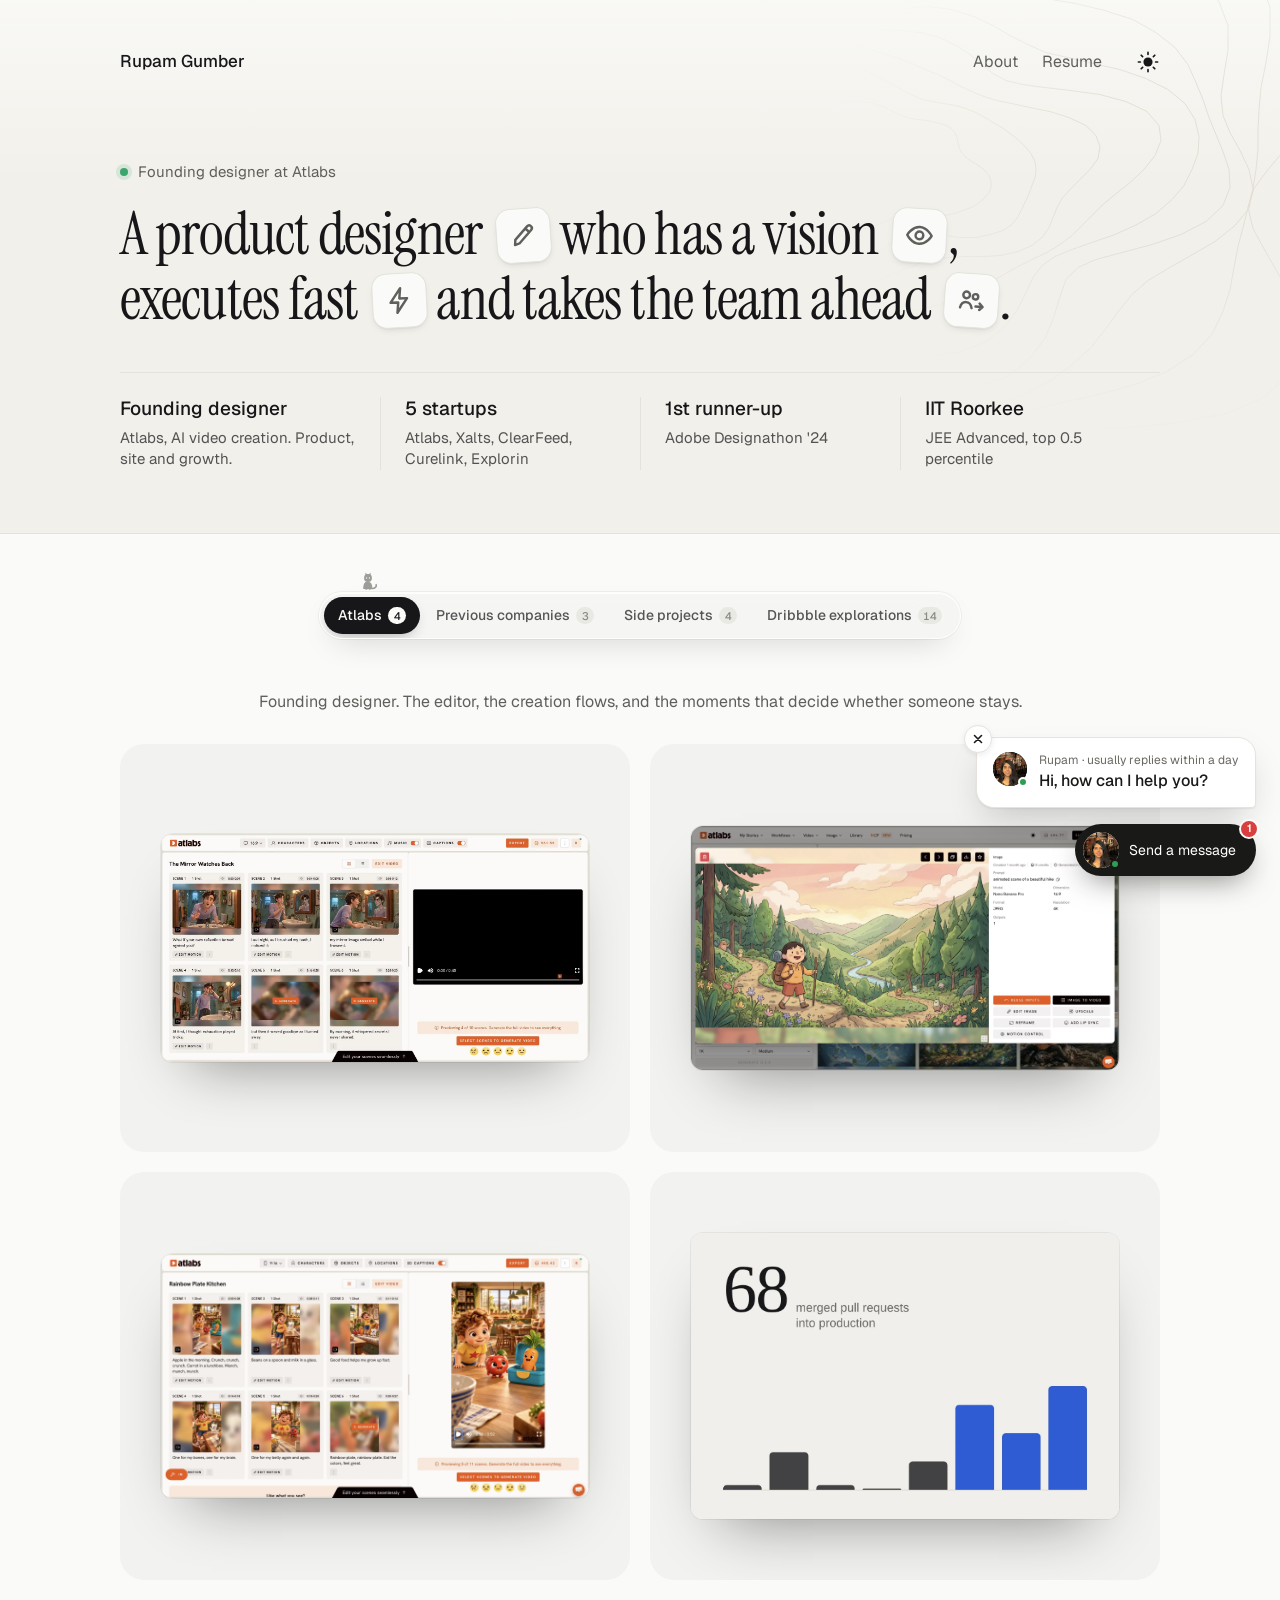
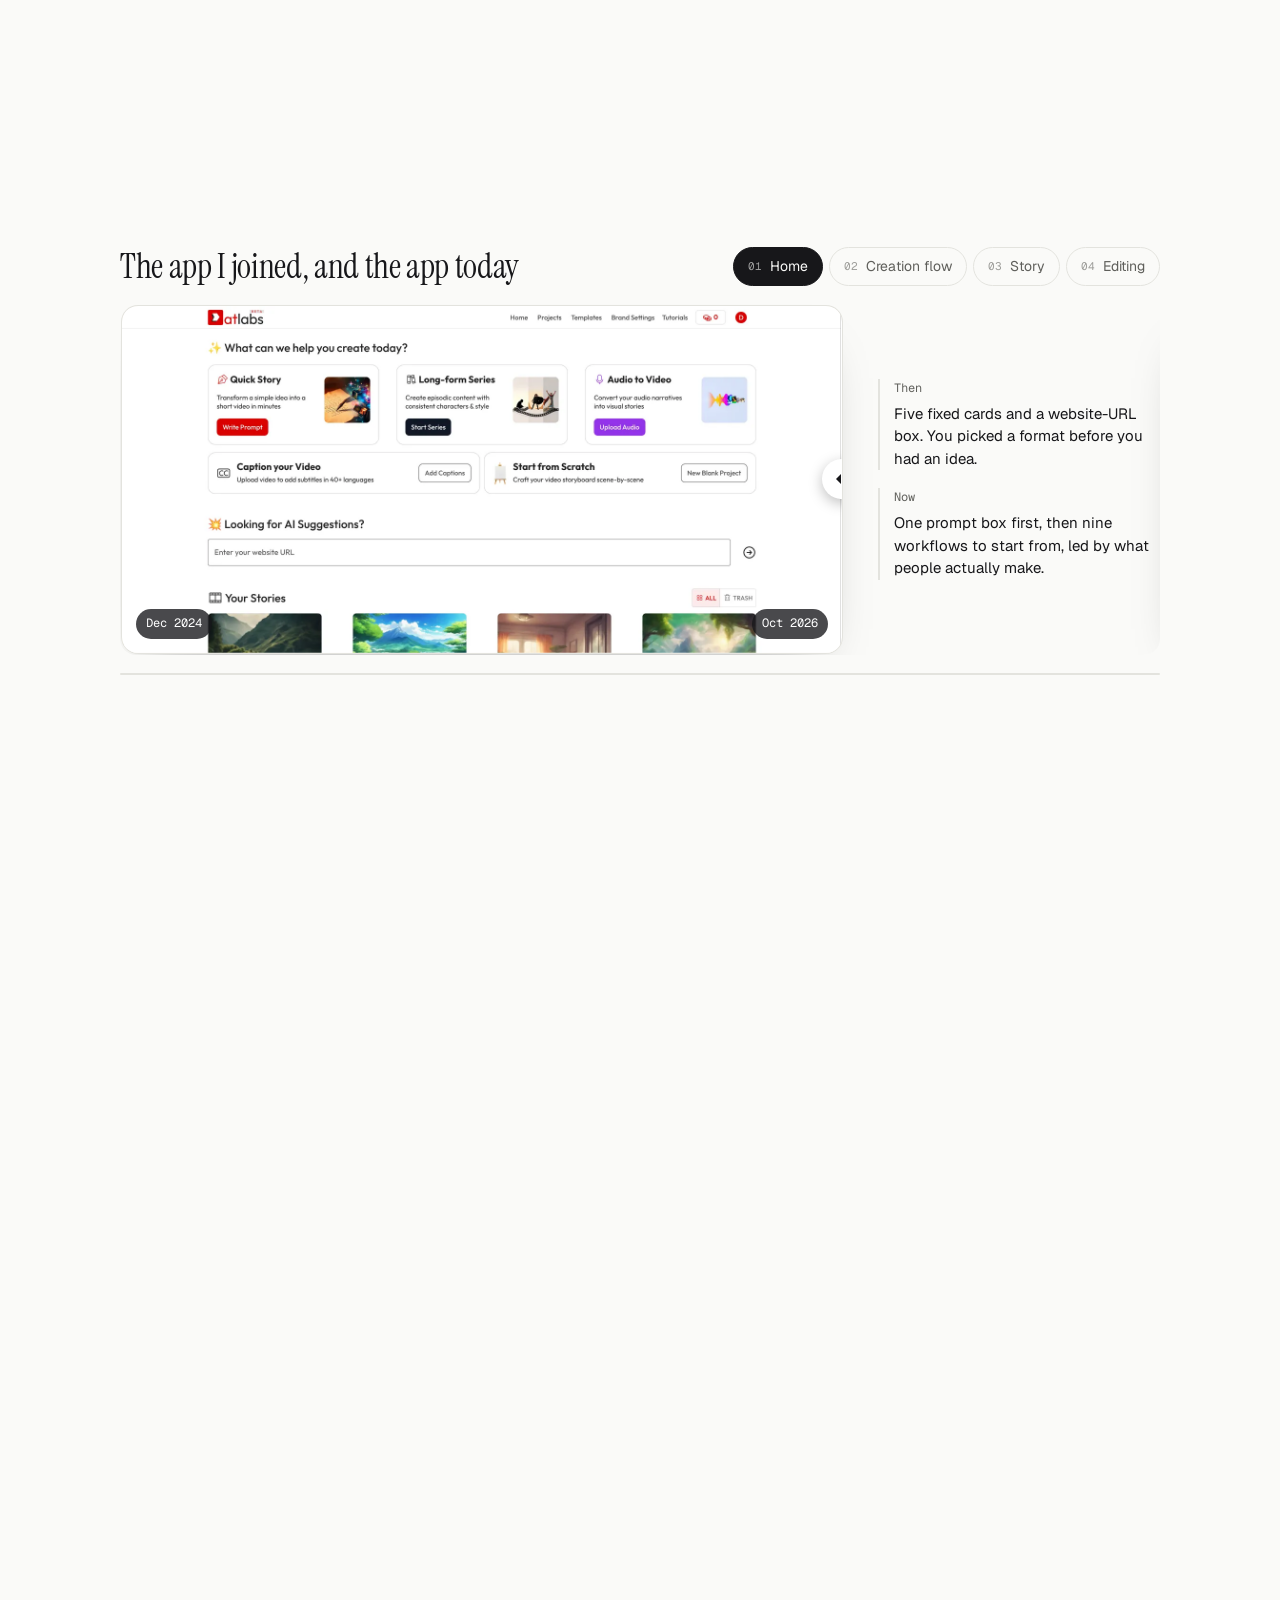
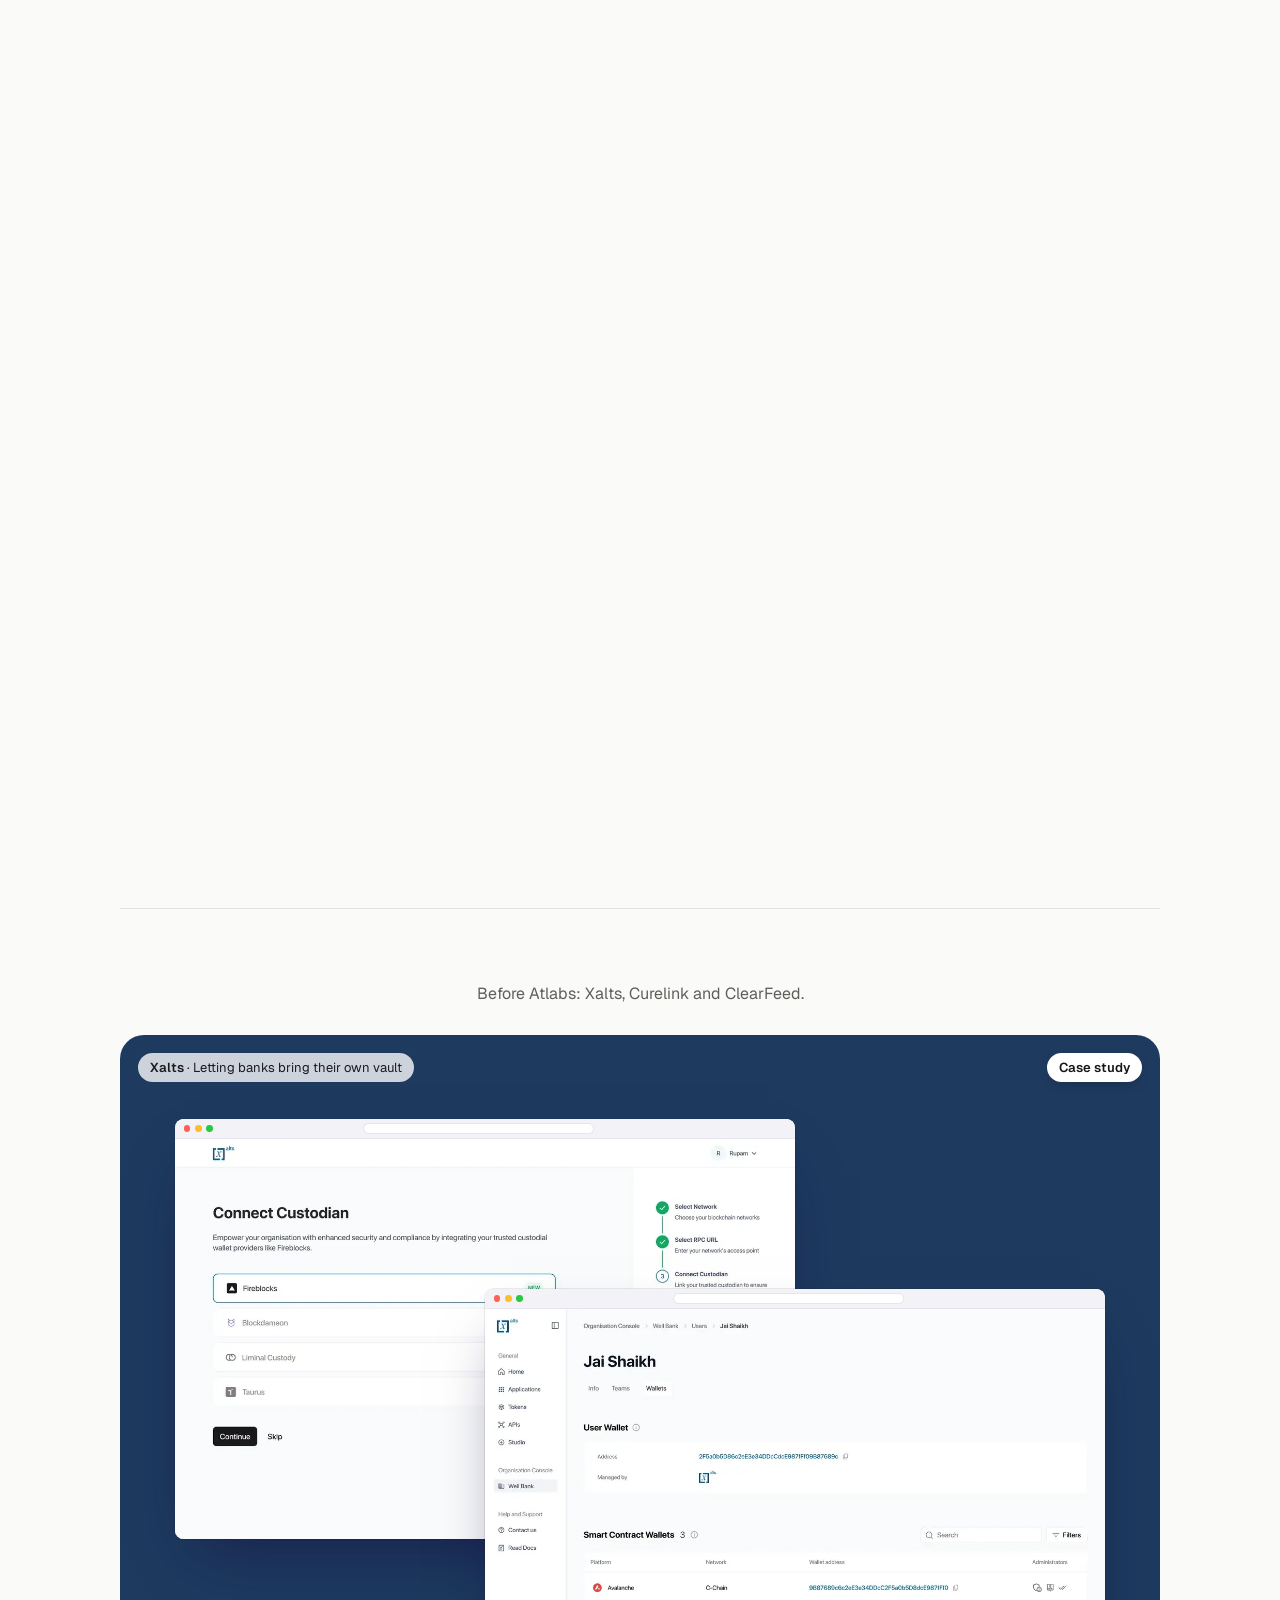
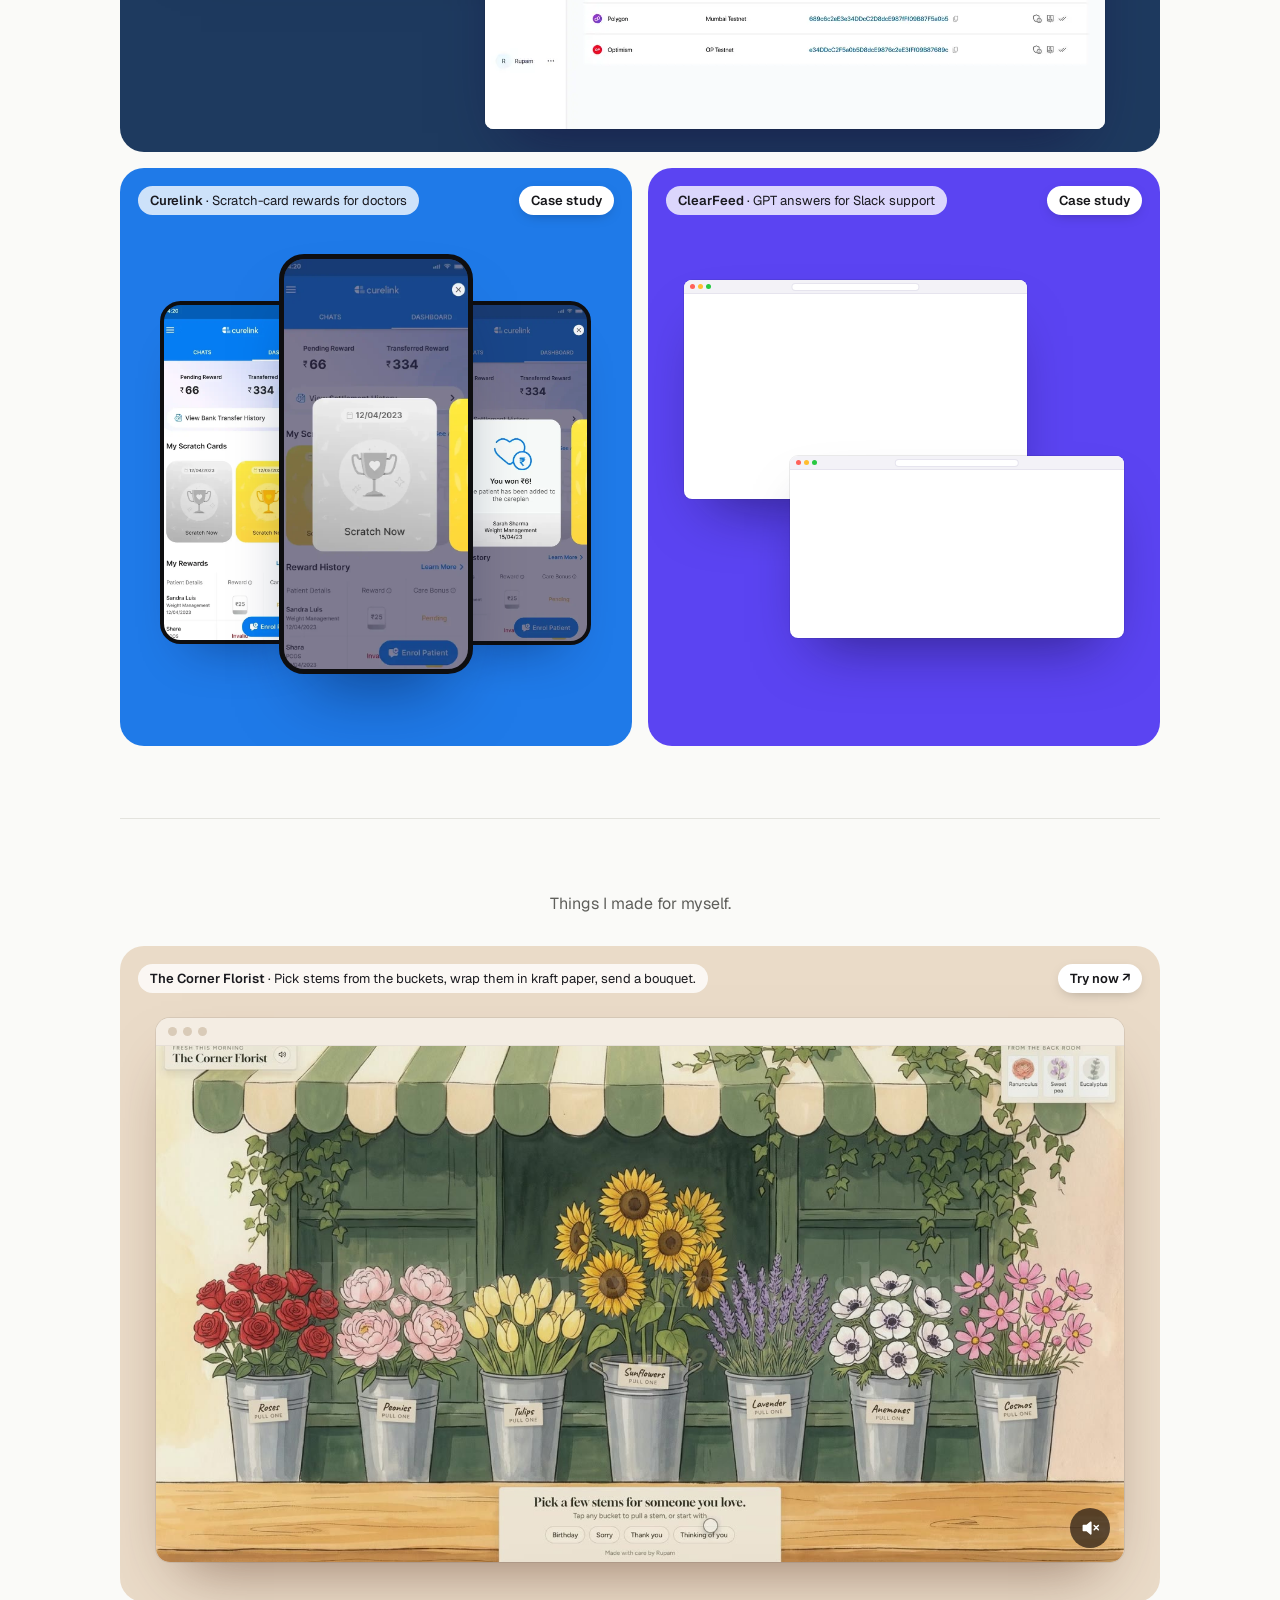
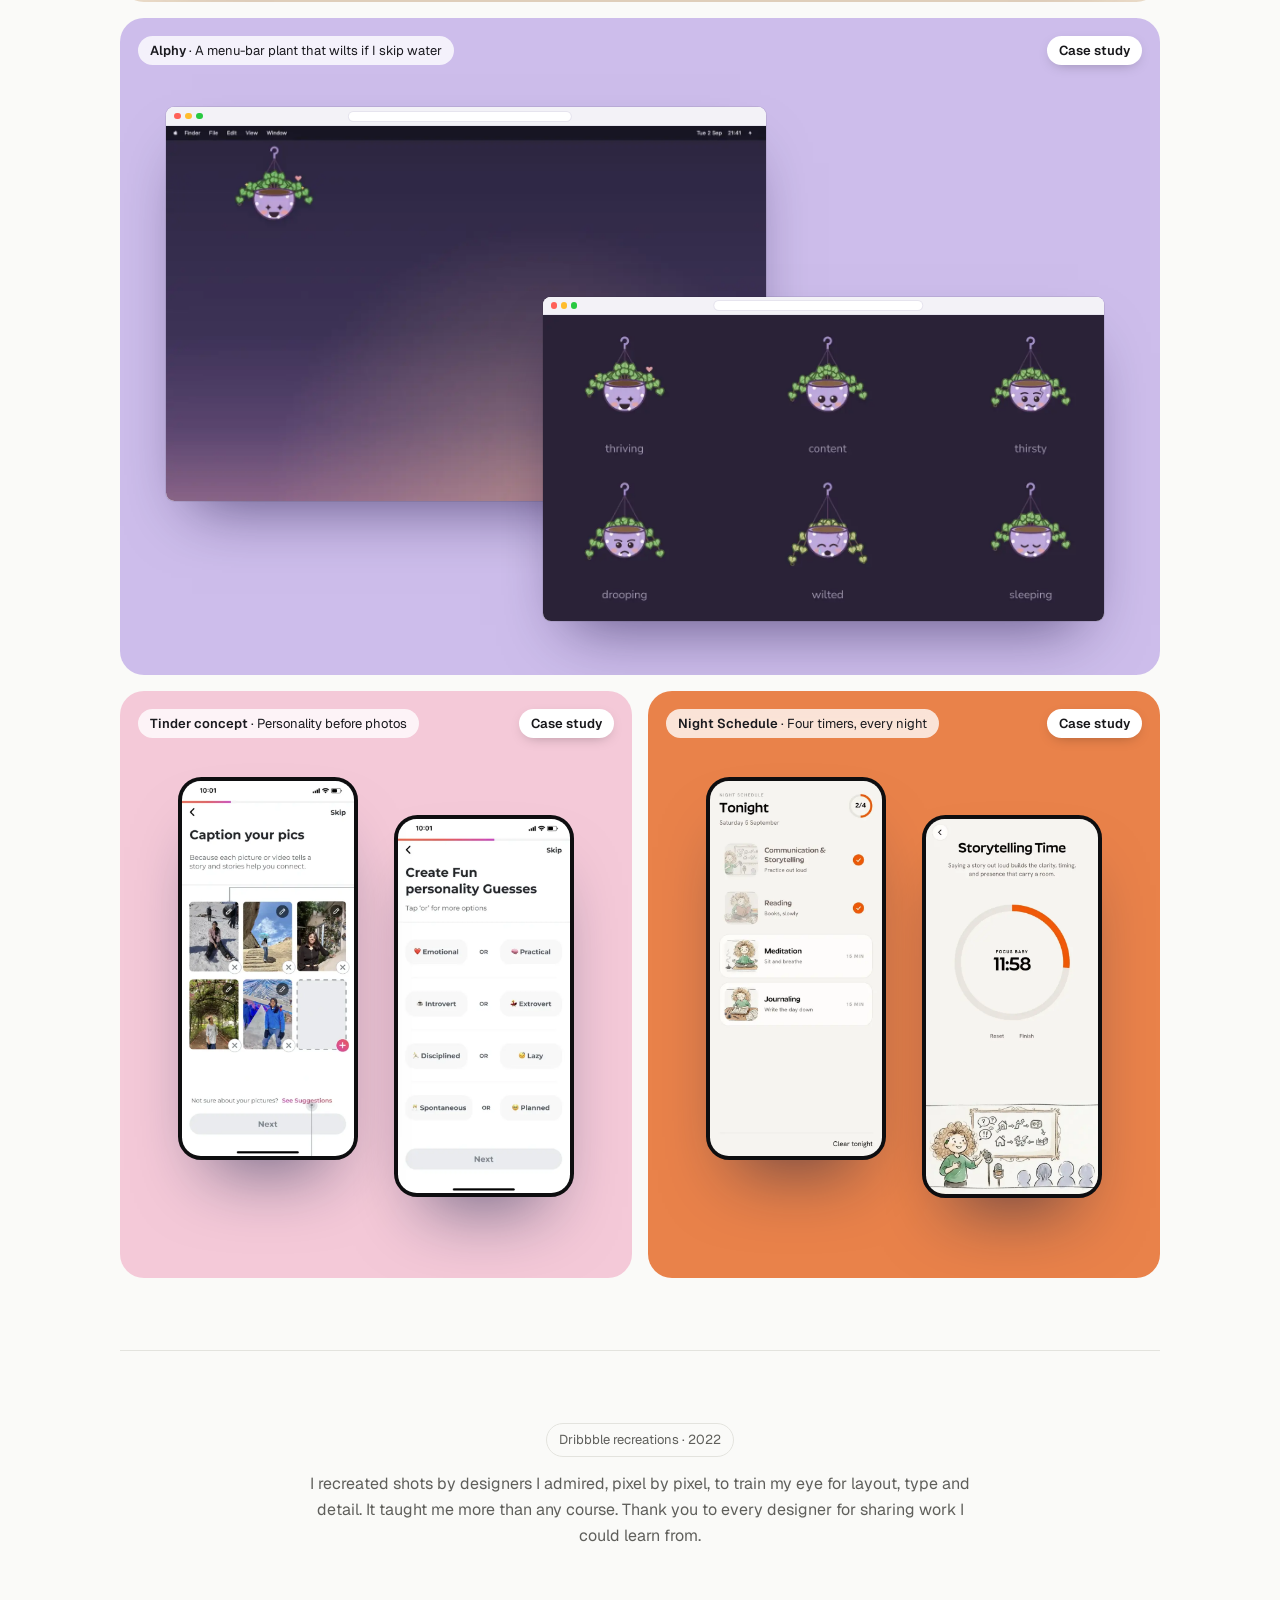
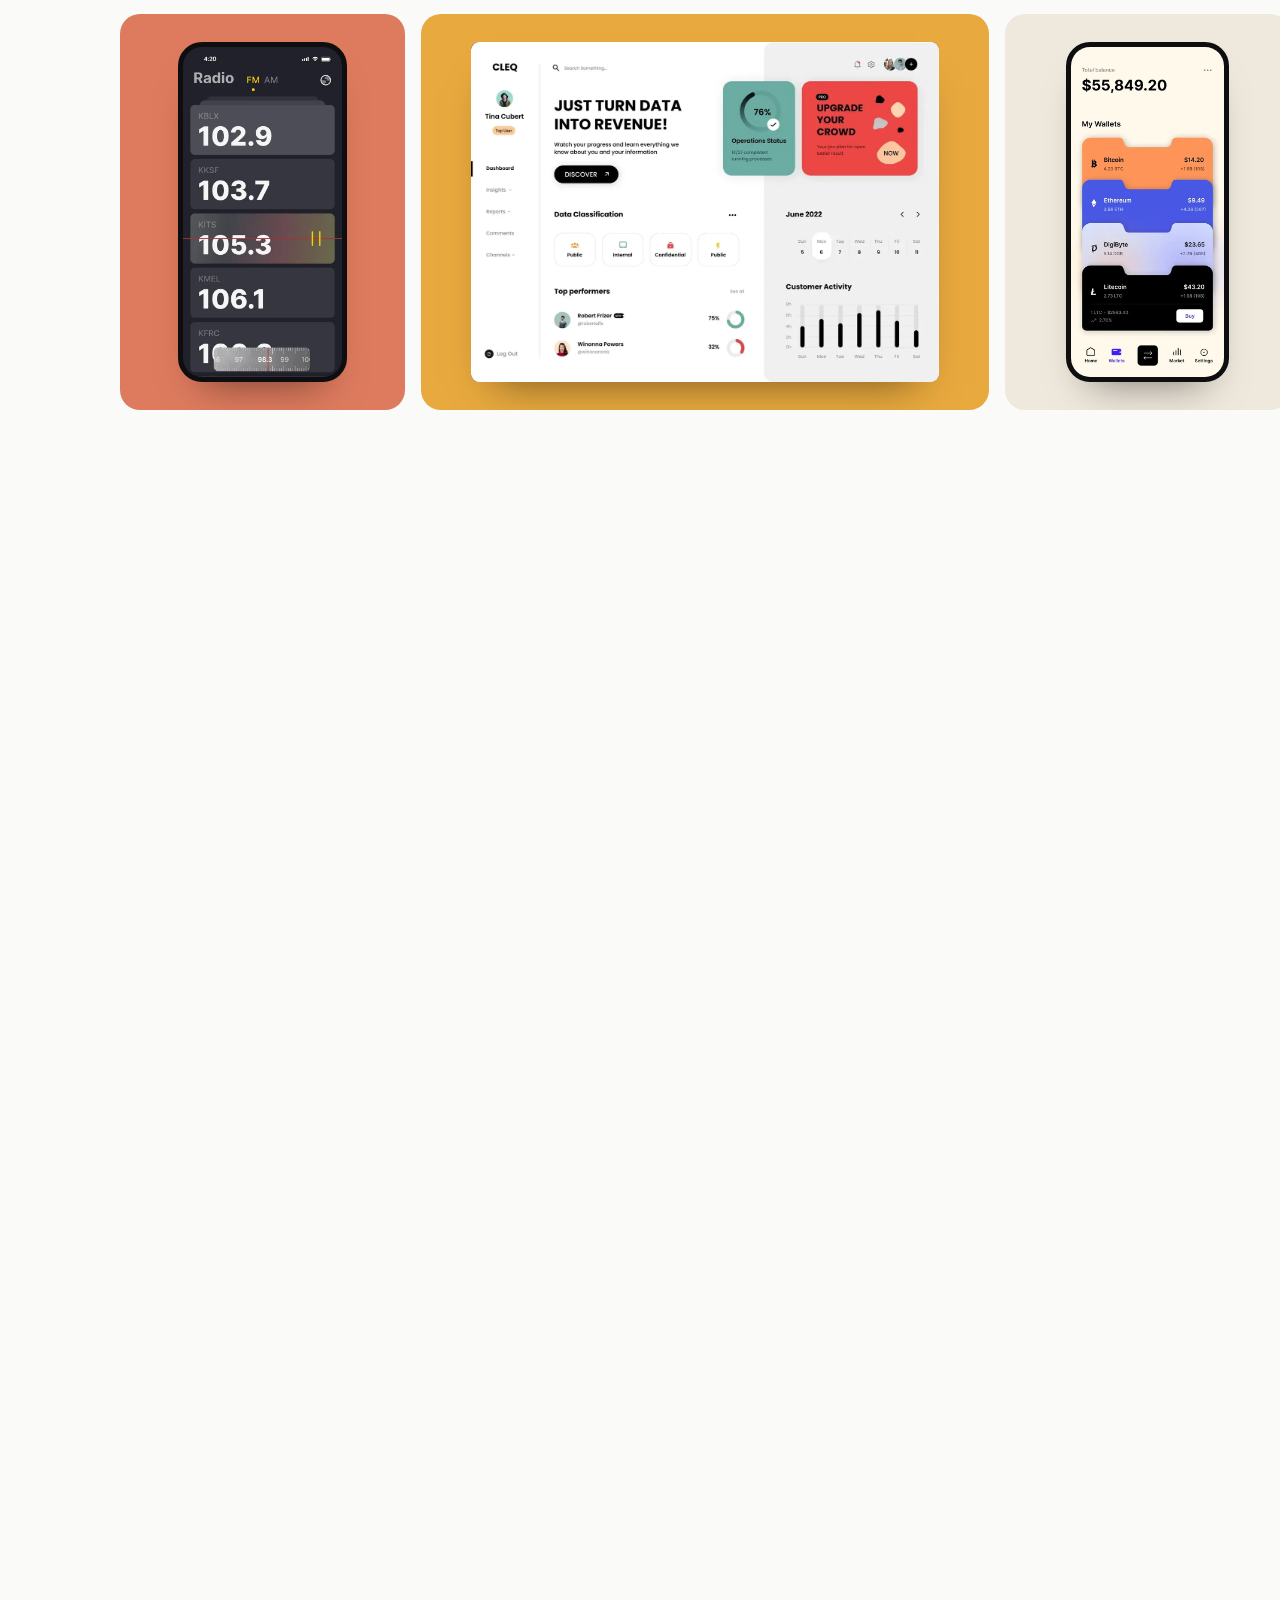
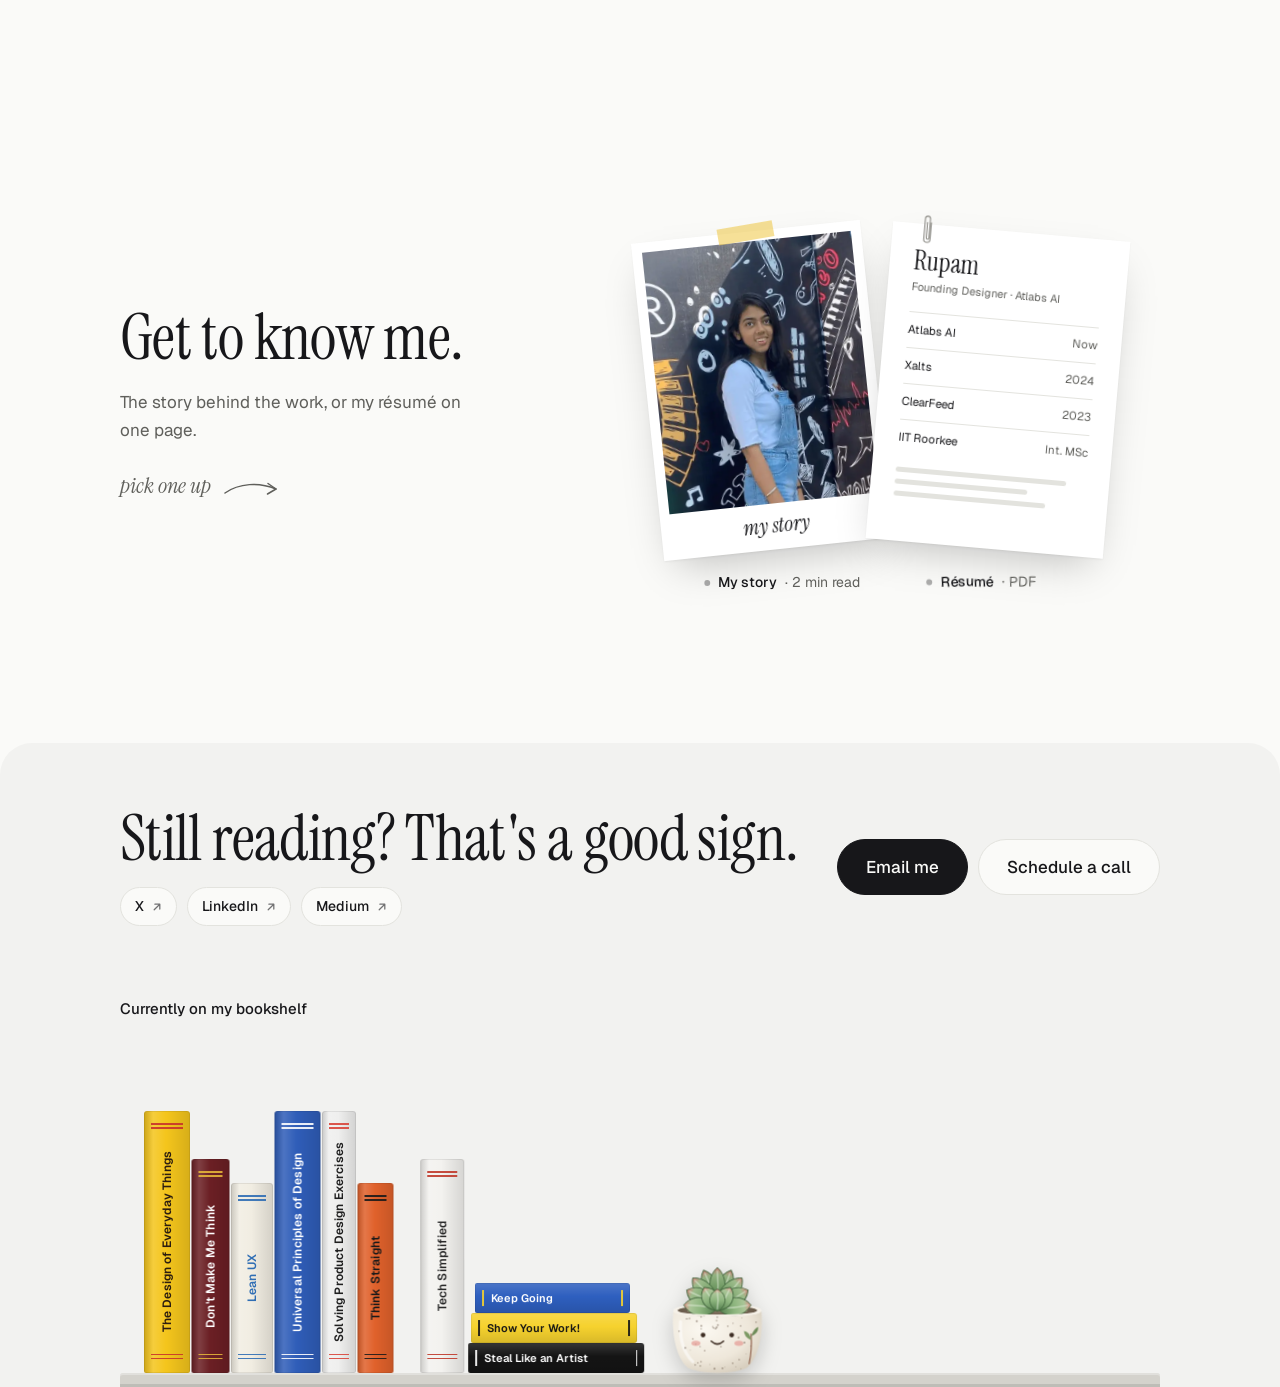
<file: work/night-schedule/index.html>
<!doctype html>
<html lang="en" data-theme="light">
<head>
<script>/* Diwali lights: set DIWALI_ON to true to switch them on (dark mode for everyone, lights on the home page). They switch off by themselves after the end date. */var DIWALI_ON=true;window.__diwali=DIWALI_ON&&Date.now()<Date.parse('2026-11-16T00:00:00+05:30');if(window.__diwali)document.documentElement.setAttribute('data-theme','dark');</script>
<meta charset="utf-8">
<meta name="viewport" content="width=device-width, initial-scale=1, viewport-fit=cover">
<link rel="apple-touch-icon" href="[data-uri]">
<link rel="preconnect" href="https://fonts.googleapis.com">
<link rel="preconnect" href="https://fonts.gstatic.com" crossorigin>
<link rel="stylesheet" href="https://fonts.googleapis.com/css2?family=Instrument+Serif:ital@0;1&family=Geist:wght@400;500;600&family=Caveat:wght@500;700&family=Geist+Mono:wght@400;500&display=swap">
<title>Night Schedule: A Calmer Night Routine — Rupam Gumber</title>
<meta name="description" content="A mobile web night routine with four timers, and the feature I cut. A side project on restraint.">
<meta name="author" content="Rupam Gumber">
<meta name="robots" content="index,follow,max-image-preview:large">
<link rel="canonical" href="https://rupam.work/work/night-schedule/">
<meta property="og:type" content="article">
<meta property="og:site_name" content="Rupam Gumber">
<meta property="og:title" content="Night Schedule: A Calmer Night Routine — Rupam Gumber">
<meta property="og:description" content="A mobile web night routine with four timers, and the feature I cut. A side project on restraint.">
<meta property="og:url" content="https://rupam.work/work/night-schedule/">
<meta property="og:image" content="https://rupam.work/og/night-schedule.jpg">
<meta property="og:image:width" content="1200"><meta property="og:image:height" content="630">
<meta property="og:image:alt" content="Night Schedule: a night routine app">
<meta name="twitter:card" content="summary_large_image">
<meta name="twitter:site" content="@rupam_gumber"><meta name="twitter:creator" content="@rupam_gumber">
<meta name="twitter:title" content="Night Schedule: A Calmer Night Routine — Rupam Gumber">
<meta name="twitter:description" content="A mobile web night routine with four timers, and the feature I cut. A side project on restraint.">
<meta name="twitter:image" content="https://rupam.work/og/night-schedule.jpg">
<meta name="theme-color" content="#FAFAF8">
<link rel="icon" href="/favicon.ico" sizes="48x48">
<link rel="icon" href="/icon-32.png" type="image/png" sizes="32x32">
<link rel="apple-touch-icon" href="/apple-touch-icon.png">
<link rel="manifest" href="/site.webmanifest">
<link rel="stylesheet" href="/assets/app.css">
<script type="application/ld+json">[{"@context": "https://schema.org", "@type": "Article", "name": "Night Schedule: A Calmer Night Routine \u2014 Rupam Gumber", "url": "https://rupam.work/work/night-schedule/", "description": "A mobile web night routine with four timers, and the feature I cut. A side project on restraint.", "author": {"@type": "Person", "name": "Rupam Gumber", "gender": "Female", "jobTitle": "Product Designer", "url": "https://rupam.work/"}, "headline": "Night Schedule: a night routine app", "image": "https://rupam.work/og/night-schedule.jpg", "datePublished": "2026-10-26", "dateModified": "2026-11-09", "primaryImageOfPage": {"@type": "ImageObject", "url": "https://rupam.work/og/night-schedule.jpg", "width": 1200, "height": 630}}, {"@context": "https://schema.org", "@type": "BreadcrumbList", "itemListElement": [{"@type": "ListItem", "position": 1, "name": "Home", "item": "https://rupam.work/"}, {"@type": "ListItem", "position": 2, "name": "Night Schedule: a night routine app", "item": "https://rupam.work/work/night-schedule/"}]}]</script>
<script src="/assets/router.js"></script>
</head>
<body>


<div class="wrap">
  <header class="top">
    <a class="name" href="#/">Rupam Gumber</a>
    <nav aria-label="Main">
      <a href="#/about" data-r="about">About</a>
      <a href="#/resume" data-resume>Resume</a>
      <button class="theme-btn" type="button" id="theme-btn" aria-label="Switch to dark mode">
        <svg viewBox="0 0 24 24" aria-hidden="true">
          <mask id="bite-mask"><rect x="-6" y="-6" width="36" height="36" fill="#fff"/><circle class="bite" cx="25" cy="-1" r="6" fill="#000"/></mask>
          <circle class="core" cx="12" cy="12" r="5" fill="currentColor" mask="url(#bite-mask)"/>
          <g class="rays" stroke="currentColor" stroke-width="1.8" stroke-linecap="round"><path d="M12 1.5v2.2M12 20.3v2.2M1.5 12h2.2M20.3 12h2.2M4.6 4.6l1.5 1.5M17.9 17.9l1.5 1.5M4.6 19.4l1.5-1.5M17.9 6.1l1.5-1.5"/></g>
        </svg>
      </button>
    </nav>
  </header>
  <div id="app"><main>
<section class="ph text"><a class="back" href="#/work/side/night-schedule">Back to home</a><h1>Night Schedule, and the feature I cut</h1><p>A four-part night routine that lives on my phone, and the story of cutting the best-looking feature in it.</p></section>
<div class="facts"><div><span>Role</span>Design and build, solo</div><div><span>For</span>Me, nightly</div><div><span>Surface</span>Mobile web, on the home screen</div><div><span>Built with</span>One HTML file, Cloudflare Pages</div></div>
<figure class="ns-stage"><button class="zoom ns-phone" type="button" data-zoom="ns_tonight" aria-label="Enlarge Tonight, two of four done"><img loading="lazy" decoding="async" src="/m/da3fc8ea48e7.webp" width="760" height="1654" alt=""></button><button class="zoom ns-phone" type="button" data-zoom="ns_story" aria-label="Enlarge Storytelling timer running"><img loading="lazy" decoding="async" src="/m/41ea5872250d.webp" width="760" height="1654" alt=""></button></figure>
<section class="sec"><h2 class="lab">The problem</h2><div class="text"><p class="quote">The plan only existed in my head.</p><p>Every night I wanted to do the same four things: practise communication and storytelling, read, meditate, journal. Ninety minutes, give or take. But the plan lived nowhere, so each evening opened with the same negotiation: which one, for how long, and am I actually doing this tonight? The negotiation usually won.</p><p>Habit apps were the wrong size for the problem. I didn't need help building a habit. I needed the four things already decided, and something to tell me when to stop.</p></div></section>
<section class="sec"><h2 class="lab">Assumptions</h2><div class="text"><p>Three guesses. One was right.</p></div></section>
<div class="ns-guess">
  <div class="g"><p class="v">Right</p><b>The hard part is choosing, not doing.</b><p>Four things on one screen, each with a time already set. Nothing left to decide. That's the whole app, really.</p></div>
  <div class="b"><p class="v">Wrong</p><b>Seeing the timer will make me stop.</b><p>It doesn't. It just tells me the time is up. I still start storytelling and look up three hours later.</p></div>
  <div class="b"><p class="v">Wrong</p><b>A 21-day streak will keep me going.</b><p>It did the opposite. I had to build it to find that out.</p></div>
</div>
<section class="sec"><h2 class="lab">Two screens, and that's the app</h2><div class="text"><p>Pick a thing. Tap the dial. That's the entire interaction model; everything else is restraint.</p></div></section>
<div class="ns-two">
  <figure><button class="zoom ns-phone" type="button" data-zoom="ns_session" aria-label="Enlarge A reading session, ready to start"><img loading="lazy" decoding="async" src="/m/c6736ce263c2.webp" width="760" height="1654" alt=""></button><figcaption><b>A session</b>The title, one line on why it's worth doing, and a dial you tap to start. Chips set the length and remember what you picked last time.</figcaption></figure>
  <figure><button class="zoom ns-phone" type="button" data-zoom="ns_done" aria-label="Enlarge A finished night, four of four"><img loading="lazy" decoding="async" src="/m/509128fef372.webp" width="760" height="1654" alt=""></button><figcaption><b>A finished night</b>Four ticks and a full ring. No congratulations, no confetti. The app just quietly stops asking.</figcaption></figure>
</div>
<div class="decs">
  <div><b>The ring empties, it doesn't fill</b><p>You watch what's left, not what you've spent. Time remaining is what you actually care about at 11pm.</p></div>
  <div><b>The dial is the button</b><p>Tap the circle to start, tap again to pause. One enormous target, nothing else to hit in a dark room.</p></div>
  <div><b>The night runs until 4am</b><p>A session started at 12:30 counts for the evening before, because that's how nights work, whatever the date says.</p></div>
</div>
<section class="sec"><h2 class="lab">The illustrations carry it</h2><div class="text"><p>The same girl in all four, in watercolour, with slightly wobbly frames and a pencil permanently lost in her hair: talking to a room, reading with two cats, sitting with the incense going, writing the whole day down. She's the reason I open this instead of a stopwatch. The countdown label says FOCUS BABY, and that was never going to change.</p></div></section>
<div class="ns-art"><figure><img loading="lazy" decoding="async" src="/m/5afa61418cc2.webp" width="700" height="389" alt="Watercolour girl telling a story to a room"><figcaption>Storytelling</figcaption></figure><figure><img loading="lazy" decoding="async" src="/m/f216b78a323f.webp" width="700" height="501" alt="Watercolour girl reading with two cats"><figcaption>Reading</figcaption></figure><figure><img loading="lazy" decoding="async" src="/m/96ca255cdfb0.webp" width="700" height="501" alt="Watercolour girl meditating with incense"><figcaption>Meditation</figcaption></figure><figure><img loading="lazy" decoding="async" src="/m/1a387c3341c2.webp" width="700" height="526" alt="Watercolour girl writing in a journal"><figcaption>Journaling</figcaption></figure></div>
<a class="ns-try" href="https://night-schedule-ep4.pages.dev" target="_blank" rel="noopener"><span><b>Try the real thing</b>A live copy runs at night-schedule-ep4.pages.dev. Nothing you do there touches my own record.</span><span class="go">Open the app ↗</span></a>
<section class="sec"><h2 class="lab">What I cut</h2><div class="text"><p class="quote">The prettiest feature was the one making things worse.</p><p>I built a 21-day tracker: a 7×3 grid under the cards, one cell per day, darker the more of that night you finished. Tonight got a black ring, and tapping any past day told you what you'd done. It was easily the nicest-looking thing in the app.</p></div></section>
<figure class="ns-cut"><div class="frame"><img loading="lazy" decoding="async" src="/m/20909b63f767.webp" width="1005" height="598" alt="The removed 21-day challenge grid, day 12 of 21"><span class="stamp">Removed</span></div><figcaption>Removed after about a week. Eight full nights out of twelve looks like progress on paper; it didn't feel like it.</figcaption></figure>
<section class="sec"><h2 class="lab">Why it went</h2><div class="text"><p>It measured a completion I was never going to hit. I'd start the first session and still be at it three hours later, so most nights ended short of four. The grid stopped being a record and became a wall of near-misses: a calm app quietly turning into a report card.</p><p>The fix wasn't a redesign. The feature was answering a question I hadn't asked. It's gone, and the nightly ticks stayed. The data is still recorded in the background and backed up off the phone, so it's there if I ever want it. It just isn't on screen every night, making a case against me.</p></div></section>
<section class="sec"><h2 class="lab">Where it stands</h2><div class="text"><p><b style="font-weight:500">The negotiation is gone.</b> Four decisions, made once, sitting on my home screen. That alone was worth the build, and it's the part I'd keep if I could keep only one.</p><p><b style="font-weight:500">The long session still runs long.</b> A chime isn't a strong enough ending, and that's the next real problem: something harder to ignore than a sound, rather than a chart telling me afterwards that I failed.</p><p><b style="font-weight:500">And I open it because it's nice to look at.</b> Two weeks in, that's not a soft feature. It's most of why the thing survived at all.</p></div></section>
<section class="sec"><h2 class="lab">Every screen</h2><div class="text"><p>One night, start to finish. There's nothing else in the app.</p></div></section>
<div class="ns-strip" tabindex="0" aria-label="All five screens"><figure><button class="zoom ns-phone" type="button" data-zoom="ns_s1" aria-label="Enlarge Tonight, half done"><img loading="lazy" decoding="async" src="/m/54b5acb4f45f.webp" width="520" height="1128" alt=""></button><figcaption>Tonight, half done</figcaption></figure><figure><button class="zoom ns-phone" type="button" data-zoom="ns_s2" aria-label="Enlarge Pick a length"><img loading="lazy" decoding="async" src="/m/de0abb7e3555.webp" width="520" height="1128" alt=""></button><figcaption>Pick a length</figcaption></figure><figure><button class="zoom ns-phone" type="button" data-zoom="ns_s3" aria-label="Enlarge Running"><img loading="lazy" decoding="async" src="/m/bb8ee6603275.webp" width="520" height="1128" alt=""></button><figcaption>Running</figcaption></figure><figure><button class="zoom ns-phone" type="button" data-zoom="ns_s4" aria-label="Enlarge Time's up"><img loading="lazy" decoding="async" src="/m/ce970f583bcb.webp" width="520" height="1128" alt=""></button><figcaption>Time's up</figcaption></figure><figure><button class="zoom ns-phone" type="button" data-zoom="ns_s5" aria-label="Enlarge All four"><img loading="lazy" decoding="async" src="/m/004911fa69cd.webp" width="520" height="1128" alt=""></button><figcaption>All four</figcaption></figure></div>
<nav class="case-nav" aria-label="More case studies">
    <div class="cn-head"><p>You've reached the end of <b>Night Schedule</b></p><div class="cn-dots"><a href="#/video-teaser" class="cn-dot" style="--cc:#C2410C" aria-label="Video teaser"></a><a href="#/create-image" class="cn-dot" style="--cc:#C2410C" aria-label="Create Image"></a><a href="#/editing-experience" class="cn-dot" style="--cc:#23734A" aria-label="Editing experience"></a><a href="#/designing-in-production" class="cn-dot" style="--cc:#2F5BD3" aria-label="Designing in production"></a><a href="#/xalts" class="cn-dot" style="--cc:#1E3A5F" aria-label="Xalts"></a><a href="#/clearfeed" class="cn-dot" style="--cc:#5B44F2" aria-label="ClearFeed"></a><a href="#/curelink" class="cn-dot" style="--cc:#1F7AE8" aria-label="Curelink"></a><a href="#/alphy" class="cn-dot" style="--cc:#6B4FA8" aria-label="Alphy"></a><a href="#/night-schedule" class="cn-dot on" style="--cc:#E8590C" aria-label="Night Schedule" aria-current="page"></a><a href="https://www.behance.net/gallery/204867193/Deeper-Connections-via-Tinder-a-design-case-study" target="_blank" rel="noopener" class="cn-dot" style="--cc:#E0457B" aria-label="Tinder concept"></a><span>9 of 10</span></div></div>
    <div class="cn-grid solo"><a class="cn-card next" href="https://www.behance.net/gallery/204867193/Deeper-Connections-via-Tinder-a-design-case-study" target="_blank" rel="noopener" style="--cc:#E0457B">
      <span class="cn-txt"><span class="cn-k">Up next, on Behance ↗</span><b>Tinder concept</b><span class="cn-l">Personality before photos</span><span class="cn-m">Concept · on Behance</span></span>
      <span class="cn-img" aria-hidden="true"><img class="tall" loading="lazy" decoding="async" src="/m/4a8596909035.webp" alt=""></span></a></div>
    <div class="cn-foot"><a class="cn-home" href="#/"><svg viewBox="0 0 20 20" aria-hidden="true"><path d="M16 10H4M9 5l-5 5 5 5"></path></svg>Back to home</a><a class="cn-all" href="#/work/previous">See all work</a></div>
  </nav><section class="desk-sec" aria-labelledby="desk-h">
 <div class="dk-copy"><h2 id="desk-h">Get to know me.</h2>
  <p>The story behind the work, or my résumé on one page.</p>
  <div class="dk-hint" aria-hidden="true"><span>pick one up</span>
   <svg width="58" height="22" viewBox="0 0 58 22" fill="none" stroke="currentColor" stroke-width="1.5" stroke-linecap="round" stroke-linejoin="round"><path d="M2 15C16 5 36 4 53 11"></path><path d="M45 5.5l8 5.5-8.5 5"></path></svg></div>
 </div>
 <div class="dk-desk" id="desk">
  <a class="dk-obj dk-pol dk-pre" href="#/about" draggable="false" data-k="story" aria-label="Read my story, 2 minute read">
   <div class="dk-inner"><span class="dk-seen" aria-hidden="true">✓</span><div class="dk-body"><span class="dk-tape"></span>
    <div class="dk-flip">
     <div class="dk-face"><div class="dk-ph"><img alt="Rupam" draggable="false" src="/m/ac0e9aef0b19.webp"></div><em>my story</em></div>
     <div class="dk-face dk-back"><p>How an engineer from IIT Roorkee ended up designing AI video tools.</p><span>Read it →</span></div>
    </div></div></div>
   <span class="dk-lbl">My story <i>· 2 min read</i></span></a>
  <a class="dk-obj dk-sheet dk-pre" href="#/resume" data-resume="" draggable="false" data-k="resume" aria-label="Open résumé, one page PDF">
   <div class="dk-inner"><span class="dk-seen" aria-hidden="true">✓</span><div class="dk-body">
    <svg class="dk-clip" width="22" height="52" viewBox="0 0 22 52" fill="none" stroke="#9C9B96" stroke-width="2" stroke-linecap="round"><path d="M16 14v26a5 5 0 0 1-10 0V8a4 4 0 0 1 8 0v30a2 2 0 0 1-4 0V14"></path></svg>
    <h4>Rupam</h4><div class="dk-r">Founding Designer · Atlabs AI</div>
    <div class="dk-row"><span>Atlabs AI</span><span>Now</span></div><div class="dk-row"><span>Xalts</span><span>2024</span></div>
    <div class="dk-row"><span>ClearFeed</span><span>2023</span></div><div class="dk-row"><span>IIT Roorkee</span><span>Int. MSc</span></div>
    <div class="dk-bars"><div style="width:90%"></div><div style="width:70%"></div><div style="width:80%"></div></div>
    <span class="dk-stamp">1 PAGE</span>
    <div class="dk-dl"><b>Open résumé ↗</b></div></div></div>
   <span class="dk-lbl">Résumé <i>· PDF</i></span></a>
 </div>
</section></main></div>
  <dialog class="lb" id="lb"><img alt=""><form method="dialog"><button>Close</button></form></dialog>
  <dialog class="rvd" id="rvd" aria-labelledby="rvd-t">
    <div class="rvd-bar"><p id="rvd-t">Resume</p><div class="rvd-acts"><button type="button" class="sf-btn primary" id="rvd-dl"><svg viewBox="0 0 20 20" aria-hidden="true"><path d="M10 3v10M5.5 8.5 10 13l4.5-4.5M4 16.5h12"/></svg><span>Download PDF</span></button><button type="button" class="rvd-x" id="rvd-x" aria-label="Close resume"><svg viewBox="0 0 20 20" aria-hidden="true"><path d="M5 5l10 10M15 5 5 15"/></svg></button></div></div>
    <div class="rvd-body"><img id="rvd-img" alt="Rupam Gumber's resume, Oct 2026: Founding Designer at Atlabs AI; earlier at Xalts and ClearFeed; IIT Roorkee; Adobe Designathon 2024 first runner-up and Best CSS Site of the Day." width="1600" height="2262"></div>
    <p class="rvd-note" id="rvd-note" aria-live="polite"></p>
  </dialog>
  <div class="rprog" id="rprog" aria-hidden="true"></div>
  <button type="button" class="rchip" id="rchip" hidden aria-label="Reading progress. Jump to the end"><span class="ring" aria-hidden="true"></span><span class="t"><b></b><span class="sec-name"></span></span><span class="left"></span></button>
<!-- rupam.work chat widget (v2) — from claude/chat-widget.html, replaces the old "Contact me" button + menu -->
<style>
  #rw-chat, #rw-chat * { box-sizing: border-box; }
  #rw-chat {
    --ink: #191917; --muted: #6B6862; --soft: #4A4743; --line: #E6E3DD; --line-2: #DAD6CF;
    --bubble: #F1EFEA; --panel: #FFFFFF; --online: #2F9E55; --badge: #D93F3F; --error: #B42318;
    position: fixed; right: 24px; bottom: 24px; z-index: 2147483000;
    font-family: var(--sans, 'Geist'), system-ui, -apple-system, sans-serif; font-size: 14px; line-height: 1.45; color: var(--ink);
  }
  #rw-chat button, #rw-chat input, #rw-chat textarea { font: inherit; color: inherit; }
  @keyframes rwPop { from { opacity: 0; transform: translateY(8px) scale(.96); } to { opacity: 1; transform: none; } }
  @keyframes rwDot { 0%,80%,100% { opacity: .25; transform: translateY(0); } 40% { opacity: 1; transform: translateY(-2px); } }
  .rw-pop { animation: rwPop .32s cubic-bezier(.2,.8,.2,1) both; transform-origin: bottom right; }
  @media (prefers-reduced-motion: reduce) { .rw-pop, .rw-dot { animation: none !important; } }
  .rw-hidden { display: none !important; }

  .rw-avatar { position: relative; flex: none; border-radius: 50%; display: flex; align-items: center; justify-content: center; font-weight: 600; background: var(--ink); color: #fff; }
  .rw-avatar::after { content: ""; position: absolute; right: -1px; bottom: -1px; width: 10px; height: 10px; border-radius: 50%; background: var(--online); border: 2px solid #fff; }

  /* launcher */
  .rw-launch { position: relative; display: flex; align-items: center; gap: 10px; height: 52px; padding: 0 20px 0 8px; margin-left: auto;
    background: var(--ink); color: #fff; border: 0; border-radius: 26px; cursor: pointer; font-size: 15px; font-weight: 500;
    box-shadow: 0 12px 30px -10px rgba(25,25,23,.55); }
  .rw-launch:hover, .rw-close-fab:hover, .rw-primary:hover { background: #2E2E2B; }
  .rw-launch .rw-avatar { width: 36px; height: 36px; font-size: 14px; background: #fff; color: var(--ink); }
  .rw-launch .rw-avatar::after { border-color: var(--ink); }
  .rw-badge { position: absolute; top: -5px; right: -3px; min-width: 20px; height: 20px; padding: 0 5px; border-radius: 10px; background: var(--badge);
    color: #fff; font-size: 11px; font-weight: 600; display: flex; align-items: center; justify-content: center; border: 2px solid var(--paper, #F5F3EF); }
  .rw-close-fab { width: 52px; height: 52px; margin-left: auto; border-radius: 26px; border: 0; background: var(--ink); color: #fff; display: flex;
    align-items: center; justify-content: center; cursor: pointer; box-shadow: 0 12px 30px -10px rgba(25,25,23,.55); }

  /* greeting peek */
  .rw-peek { position: absolute; right: 0; bottom: 68px; width: 280px; }
  .rw-peek-card { display: flex; gap: 12px; align-items: flex-start; width: 100%; text-align: left; padding: 14px 16px; background: #fff;
    border: 1px solid var(--line); border-radius: 18px 18px 4px 18px; cursor: pointer;
    box-shadow: 0 1px 2px rgba(25,25,23,.06), 0 16px 36px -10px rgba(25,25,23,.22); }
  .rw-peek-card .rw-avatar { width: 34px; height: 34px; font-size: 14px; }
  .rw-peek-meta { font-size: 12px; color: var(--muted); display: block; }
  .rw-peek-text { font-size: 16px; font-weight: 500; display: block; }
  .rw-peek-x { position: absolute; top: -12px; left: -12px; width: 28px; height: 28px; border-radius: 50%; background: #fff; border: 1px solid var(--line);
    display: flex; align-items: center; justify-content: center; cursor: pointer; padding: 0; color: var(--muted); box-shadow: 0 2px 6px rgba(25,25,23,.08); }

  /* panel */
  .rw-panel { position: absolute; right: 0; bottom: 68px; width: 372px; height: 560px; max-height: calc(100vh - 120px); display: flex; flex-direction: column;
    background: var(--panel); border: 1px solid var(--line); border-radius: 22px; overflow: hidden;
    box-shadow: 0 1px 2px rgba(25,25,23,.06), 0 24px 60px -16px rgba(25,25,23,.28); }
  .rw-head { display: flex; align-items: center; gap: 12px; padding: 16px 12px 16px 18px; border-bottom: 1px solid #EFECE6; }
  .rw-head .rw-avatar { width: 40px; height: 40px; font-size: 16px; }
  .rw-head-text { display: flex; flex-direction: column; flex: 1; min-width: 0; }
  .rw-name { font-size: 15px; font-weight: 600; }
  .rw-sub { font-size: 12px; color: var(--muted); }
  .rw-icon-btn { flex: none; width: 36px; height: 36px; border-radius: 10px; border: 0; background: transparent; color: var(--muted);
    display: flex; align-items: center; justify-content: center; cursor: pointer; padding: 0; }
  .rw-icon-btn:hover, .rw-ghost:hover, .rw-chip:hover { background: var(--bubble); }

  .rw-thread { flex: 1; overflow-y: auto; padding: 16px 16px 12px; display: flex; flex-direction: column; gap: 8px; }
  .rw-day { align-self: center; font-size: 12px; color: var(--muted); padding-bottom: 4px; }
  .rw-msg { max-width: 82%; padding: 10px 14px; white-space: pre-wrap; word-wrap: break-word; }
  .rw-them { align-self: flex-start; background: var(--bubble); border-radius: 18px 18px 18px 4px; }
  .rw-me { align-self: flex-end; background: var(--ink); color: #fff; border-radius: 18px 18px 4px 18px; }
  .rw-typing { align-self: flex-start; display: flex; gap: 4px; padding: 14px 16px; background: var(--bubble); border-radius: 18px 18px 18px 4px; }
  .rw-dot { width: 6px; height: 6px; border-radius: 3px; background: var(--muted); animation: rwDot 1s infinite; }
  .rw-dot:nth-child(2) { animation-delay: .15s; } .rw-dot:nth-child(3) { animation-delay: .3s; }

  .rw-chips { display: flex; flex-wrap: wrap; justify-content: flex-end; gap: 6px; padding-top: 6px; }
  .rw-chip { height: 34px; padding: 0 14px; border: 1px solid var(--line-2); border-radius: 17px; background: #fff; font-size: 13px; cursor: pointer; }

  .rw-email { display: flex; flex-direction: column; gap: 8px; margin-top: 4px; padding: 12px; border: 1px solid var(--line); border-radius: 14px; background: #FBFAF8; }
  .rw-email label { font-size: 12px; color: var(--muted); }
  .rw-email-row { display: flex; gap: 8px; }
  .rw-email input { flex: 1; min-width: 0; height: 40px; padding: 0 12px; border: 1px solid var(--line-2); border-radius: 10px; font-size: 14px; background: #fff; }
  .rw-primary { flex: none; height: 40px; padding: 0 16px; background: var(--ink); color: #fff; border: 0; border-radius: 10px; font-size: 14px; font-weight: 500; cursor: pointer; }
  .rw-error { font-size: 12px; color: var(--error); }

  .rw-foot { border-top: 1px solid #EFECE6; }
  .rw-composer { position: relative; display: flex; align-items: flex-end; gap: 8px; margin: 12px 12px 6px; padding: 6px 6px 6px 14px;
    border: 1px solid var(--line-2); border-radius: 14px; background: #fff; }
  .rw-composer textarea { flex: 1; resize: none; border: 0; outline: none; font-size: 14px; line-height: 1.45; background: transparent; padding: 7px 0; min-height: 44px; max-height: 120px; }
  .rw-send { flex: none; width: 38px; height: 38px; border-radius: 11px; border: 0; background: #C9C5BE; color: #fff; display: flex; align-items: center; justify-content: center; cursor: pointer; padding: 0; }
  .rw-send.is-ready { background: var(--ink); }
  .rw-actions { display: flex; align-items: center; gap: 2px; padding: 4px 8px 10px; }
  .rw-ghost { display: flex; align-items: center; gap: 6px; height: 36px; padding: 0 10px; border: 0; border-radius: 9px; background: transparent;
    color: var(--soft); font-size: 13px; cursor: pointer; text-decoration: none; }
  .rw-sr { position: absolute; width: 1px; height: 1px; overflow: hidden; clip: rect(0 0 0 0); white-space: nowrap; }

  @media (max-width: 480px) {
    #rw-chat { right: 16px; bottom: 16px; left: 16px; }
    .rw-panel { width: 100%; height: calc(100vh - 100px); }
    .rw-peek { width: min(280px, 100%); }
  }

  /* portfolio fit: keep the launcher visible on the dark theme, and let clicks pass through the empty part of the full-width mobile container */
  #rw-chat .rw-launch, #rw-chat .rw-close-fab, #rw-chat .rw-send, #rw-chat .rw-primary, #rw-chat .rw-me { color: #fff; }
  :root[data-theme="dark"] #rw-chat .rw-launch, :root[data-theme="dark"] #rw-chat .rw-close-fab { background: #FAFAF8; color: #191917; }
  :root[data-theme="dark"] #rw-chat .rw-launch:hover, :root[data-theme="dark"] #rw-chat .rw-close-fab:hover { background: #ECECE8; }
  :root[data-theme="dark"] .rw-launch .rw-avatar { background: #191917; color: #fff; }
  :root[data-theme="dark"] .rw-launch .rw-avatar::after { border-color: #FAFAF8; }
  #rw-chat { pointer-events: none; }
  #rw-chat > * { pointer-events: auto; }
</style>

<div id="rw-chat">
  <div class="rw-peek rw-pop rw-hidden" data-rw="peek">
    <button type="button" class="rw-peek-card" data-rw="open">
      <span class="rw-avatar" aria-hidden="true"><img src="[data-uri]" alt=""></span>
      <span>
        <span class="rw-peek-meta">Rupam · usually replies within a day</span>
        <span class="rw-peek-text">Hi, how can I help you?</span>
      </span>
    </button>
    <button type="button" class="rw-peek-x" data-rw="dismiss" aria-label="Dismiss greeting">
      <svg width="10" height="10" viewBox="0 0 10 10" fill="none" stroke="currentColor" stroke-width="1.6" stroke-linecap="round" aria-hidden="true"><path d="M1.5 1.5l7 7M8.5 1.5l-7 7"/></svg>
    </button>
  </div>

  <section class="rw-panel rw-pop rw-hidden" data-rw="panel" aria-label="Send Rupam a message">
    <header class="rw-head">
      <span class="rw-avatar" aria-hidden="true"><img src="[data-uri]" alt=""></span>
      <div class="rw-head-text">
        <span class="rw-name">Rupam Gumber</span>
        <span class="rw-sub">Founding designer at Atlabs · replies within a day</span>
      </div>
      <button type="button" class="rw-icon-btn" data-rw="close" aria-label="Close messages">
        <svg width="14" height="14" viewBox="0 0 14 14" fill="none" stroke="currentColor" stroke-width="1.6" stroke-linecap="round" aria-hidden="true"><path d="M2 2l10 10M12 2L2 12"/></svg>
      </button>
    </header>
    <div class="rw-thread" data-rw="thread" aria-live="polite"></div>
    <div class="rw-foot">
      <form class="rw-composer" data-rw="composer">
        <label for="rw-msg" class="rw-sr">Message</label>
        <textarea id="rw-msg" rows="2" placeholder="Write a message…" data-rw="input"></textarea>
        <button type="submit" class="rw-send" data-rw="send" aria-label="Send message" disabled>
          <svg width="16" height="16" viewBox="0 0 16 16" fill="none" stroke="currentColor" stroke-width="1.8" stroke-linecap="round" stroke-linejoin="round" aria-hidden="true"><path d="M8 13V3M3.5 7.5L8 3l4.5 4.5"/></svg>
        </button>
      </form>
      <div class="rw-actions">
        <button type="button" class="rw-ghost" data-rw="copy">
          <svg width="14" height="14" viewBox="0 0 14 14" fill="none" stroke="currentColor" stroke-width="1.4" stroke-linejoin="round" aria-hidden="true"><rect x="4.5" y="4.5" width="8" height="8" rx="1.8"/><path d="M9.5 4.5V3.3c0-1-.8-1.8-1.8-1.8H3.3c-1 0-1.8.8-1.8 1.8v4.4c0 1 .8 1.8 1.8 1.8h1.2"/></svg>
          <span data-rw="copy-label">Copy email</span>
        </button>
        <a class="rw-ghost" data-rw="calendly" href="#" target="_blank" rel="noopener">
          <svg width="14" height="14" viewBox="0 0 14 14" fill="none" stroke="currentColor" stroke-width="1.4" stroke-linecap="round" aria-hidden="true"><rect x="1.5" y="2.5" width="11" height="10" rx="2"/><path d="M1.5 6h11M4.5 1v3M9.5 1v3"/></svg>
          <span>Book a 30-min call</span>
        </a>
      </div>
    </div>
  </section>

  <button type="button" class="rw-launch" data-rw="launch">
    <span class="rw-avatar" aria-hidden="true"><img src="[data-uri]" alt=""></span>
    <span>Send a message</span>
    <span class="rw-badge" data-rw="badge" aria-label="1 new message">1</span>
  </button>
  <button type="button" class="rw-close-fab rw-hidden" data-rw="fab-close" aria-label="Close messages">
    <svg width="18" height="18" viewBox="0 0 18 18" fill="none" stroke="currentColor" stroke-width="1.8" stroke-linecap="round" stroke-linejoin="round" aria-hidden="true"><path d="M4.5 7l4.5 4.5L13.5 7"/></svg>
  </button>
</div>

<footer class="site-foot" aria-label="Footer">
    <a class="sf-fill fe" href="mailto:rupamuxdesign@gmail.com" tabindex="-1" aria-hidden="true"><b>Email me <svg viewBox="0 0 24 24"><path d="M7 17 17 7M8 7h9v9"/></svg></b><small>rupamuxdesign@gmail.com</small></a>
    <a class="sf-fill fs" href="https://calendly.com/rupam_g-ma/30min" tabindex="-1" aria-hidden="true"><b>Schedule a call <svg viewBox="0 0 24 24"><path d="M7 17 17 7M8 7h9v9"/></svg></b><small>30 minutes, on Calendly</small></a>
    <div class="sf-cta">
      <div class="sf-lead"><p class="sf-big">Still reading? That's a good sign.</p>
        <nav class="sf-social" aria-label="Social"><a href="https://x.com/rupam_gumber" target="_blank" rel="noopener">X<svg viewBox="0 0 20 20" aria-hidden="true"><path d="M6 14 14 6M7 6h7v7"/></svg></a><a href="https://www.linkedin.com/in/rupam-gumber-120252204/" target="_blank" rel="noopener">LinkedIn<svg viewBox="0 0 20 20" aria-hidden="true"><path d="M6 14 14 6M7 6h7v7"/></svg></a><a href="https://medium.com/@rupamgumber38" target="_blank" rel="noopener">Medium<svg viewBox="0 0 20 20" aria-hidden="true"><path d="M6 14 14 6M7 6h7v7"/></svg></a></nav></div>
      <div class="sf-btns">
        <a class="sf-btn primary" href="mailto:rupamuxdesign@gmail.com">Email me</a>
        <a class="sf-btn alt" href="https://calendly.com/rupam_g-ma/30min">Schedule a call</a>
      </div>
    </div>
    <section class="bookshelf bsp-wrap" aria-labelledby="bs-title">
      <div class="bsp-head"><p class="bs-title" id="bs-title">Currently on my bookshelf</p><button type="button" class="bsp-tidy" id="bsp-tidy" hidden>Tidy up</button></div>
      <div class="bsp" id="bsp" role="group" aria-label="Bookshelf. Drag and throw the books."></div>
    </section>
  </footer>
</div>

<!-- ===== Diwali lights (home page only, dark mode) ===== -->
<style>
#dl-cv{position:fixed;inset:0;width:100vw;height:100vh;pointer-events:none;z-index:40;opacity:0;transition:opacity .6s ease}
html.dl-on #dl-cv{opacity:1}
</style>
<canvas id="dl-cv" aria-hidden="true"></canvas>

<!-- ===== "product designer" written in lights ===== -->
<style>
.dl-word{position:relative}
html.dl-on .dl-word{color:#ffe2a8!important;-webkit-text-fill-color:#ffe2a8;
  text-shadow:0 0 calc(.05em + .1em*var(--dlg,1)) rgba(255,200,110,calc(.55*var(--dlg,1))),0 0 calc(.2em*var(--dlg,1)) rgba(255,170,70,calc(.45*var(--dlg,1))),0 0 .6em rgba(255,150,50,calc(.25*var(--dlg,1)))}
html.dl-on .intro h1.lead .hw:has(.dl-word){--mk:rgba(255,196,80,.24)!important}
html.dl-on .intro h1.lead .hw:hover .i-pen svg{stroke:#FFC24D}
#dl-word-cv{position:absolute;left:0;top:0;pointer-events:none;z-index:1}
html.dl-on .intro h1.lead .i-pen{cursor:pointer}
html.dl-on .intro h1.lead.dl-drawing .i-pen svg{animation:dlScribble .3s ease-in-out infinite alternate;stroke:#FFC24D}
@keyframes dlScribble{from{transform:rotate(-14deg) translateX(-1px)}to{transform:rotate(6deg) translateX(1px)}}
</style>

<script src="/assets/js0.js"></script>
<script src="/assets/js1.js"></script>
<script src="/assets/js2.js"></script>
<script src="/assets/js3.js"></script>
<script src="/assets/js4.js"></script>
<script src="/assets/js5.js"></script>
<script src="/assets/js6.js"></script>
<script src="/assets/js7.js"></script>
<script src="/assets/js8.js"></script>
<script src="/assets/js9.js"></script>
<script src="/assets/js10.js"></script>
<script src="/assets/js11.js"></script>
<script src="/assets/js12.js"></script>
<script src="/assets/js13.js"></script>
</body>
</html>
</file>
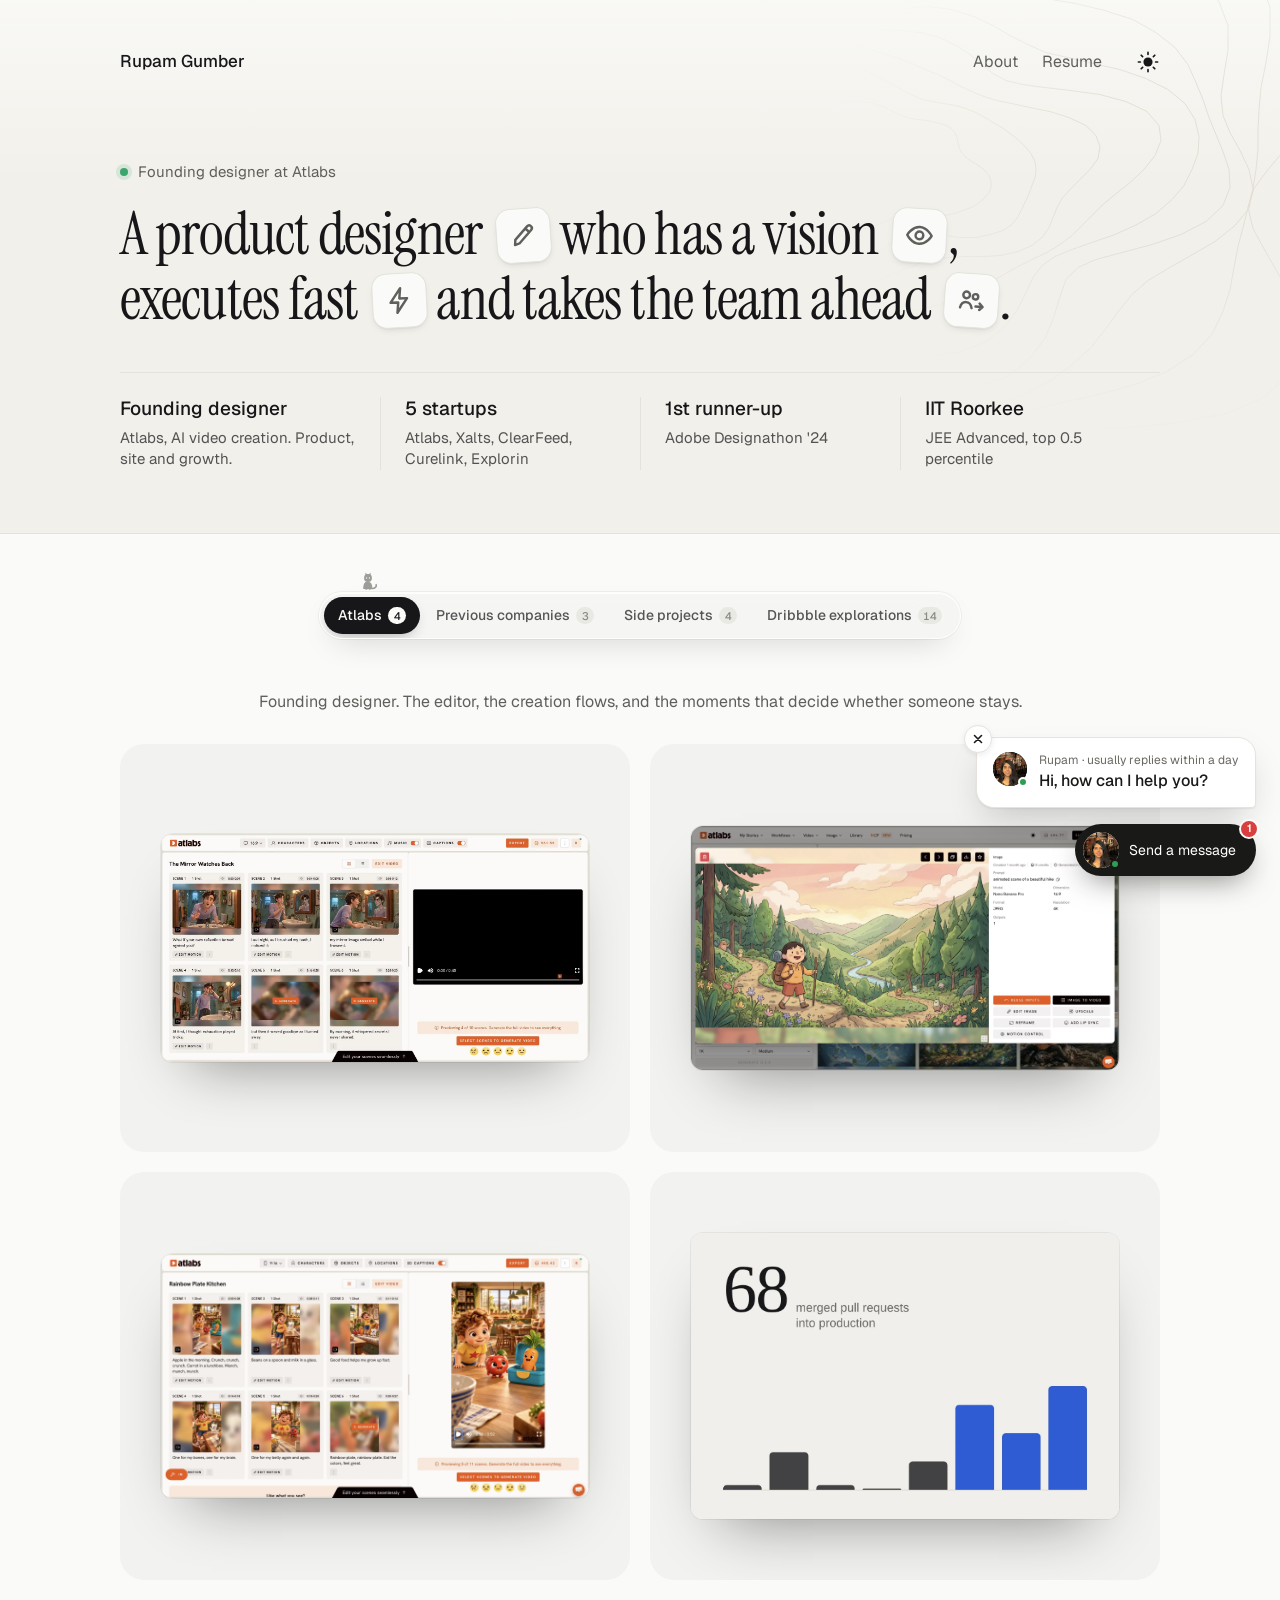
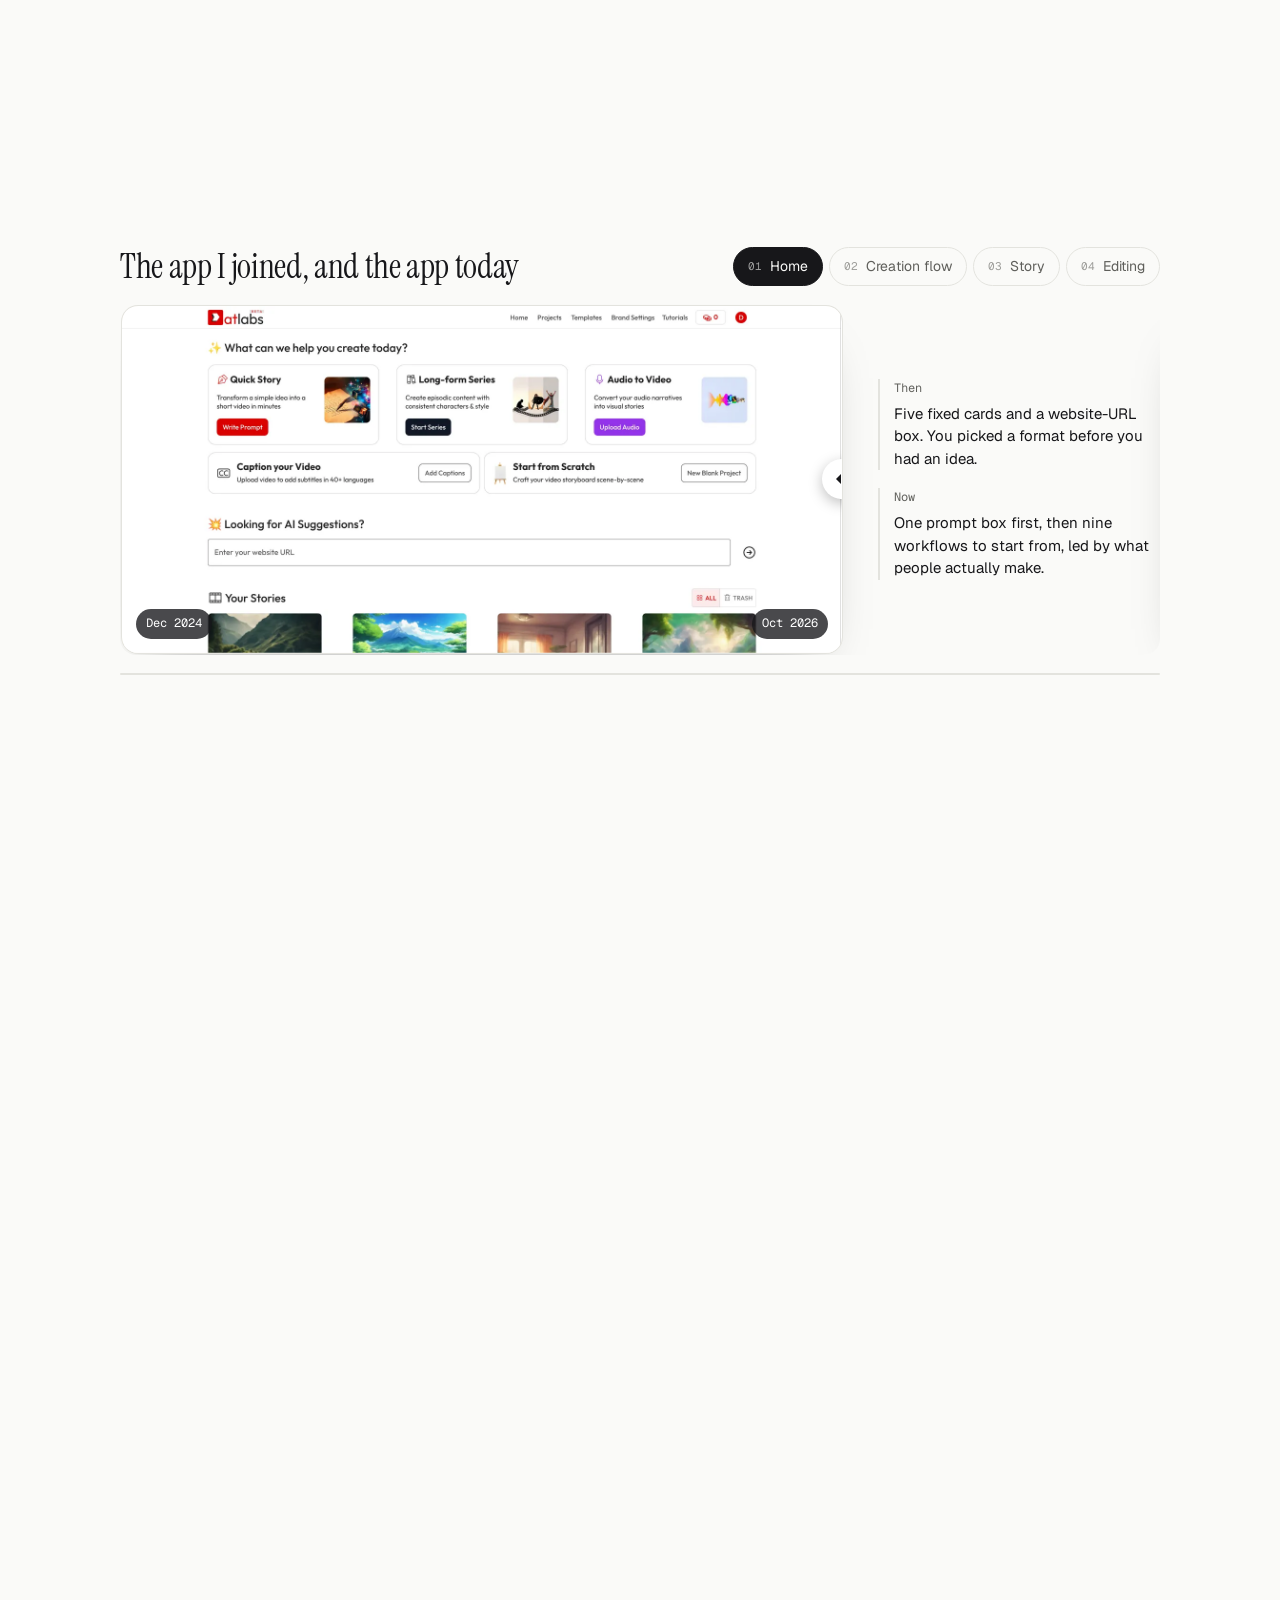
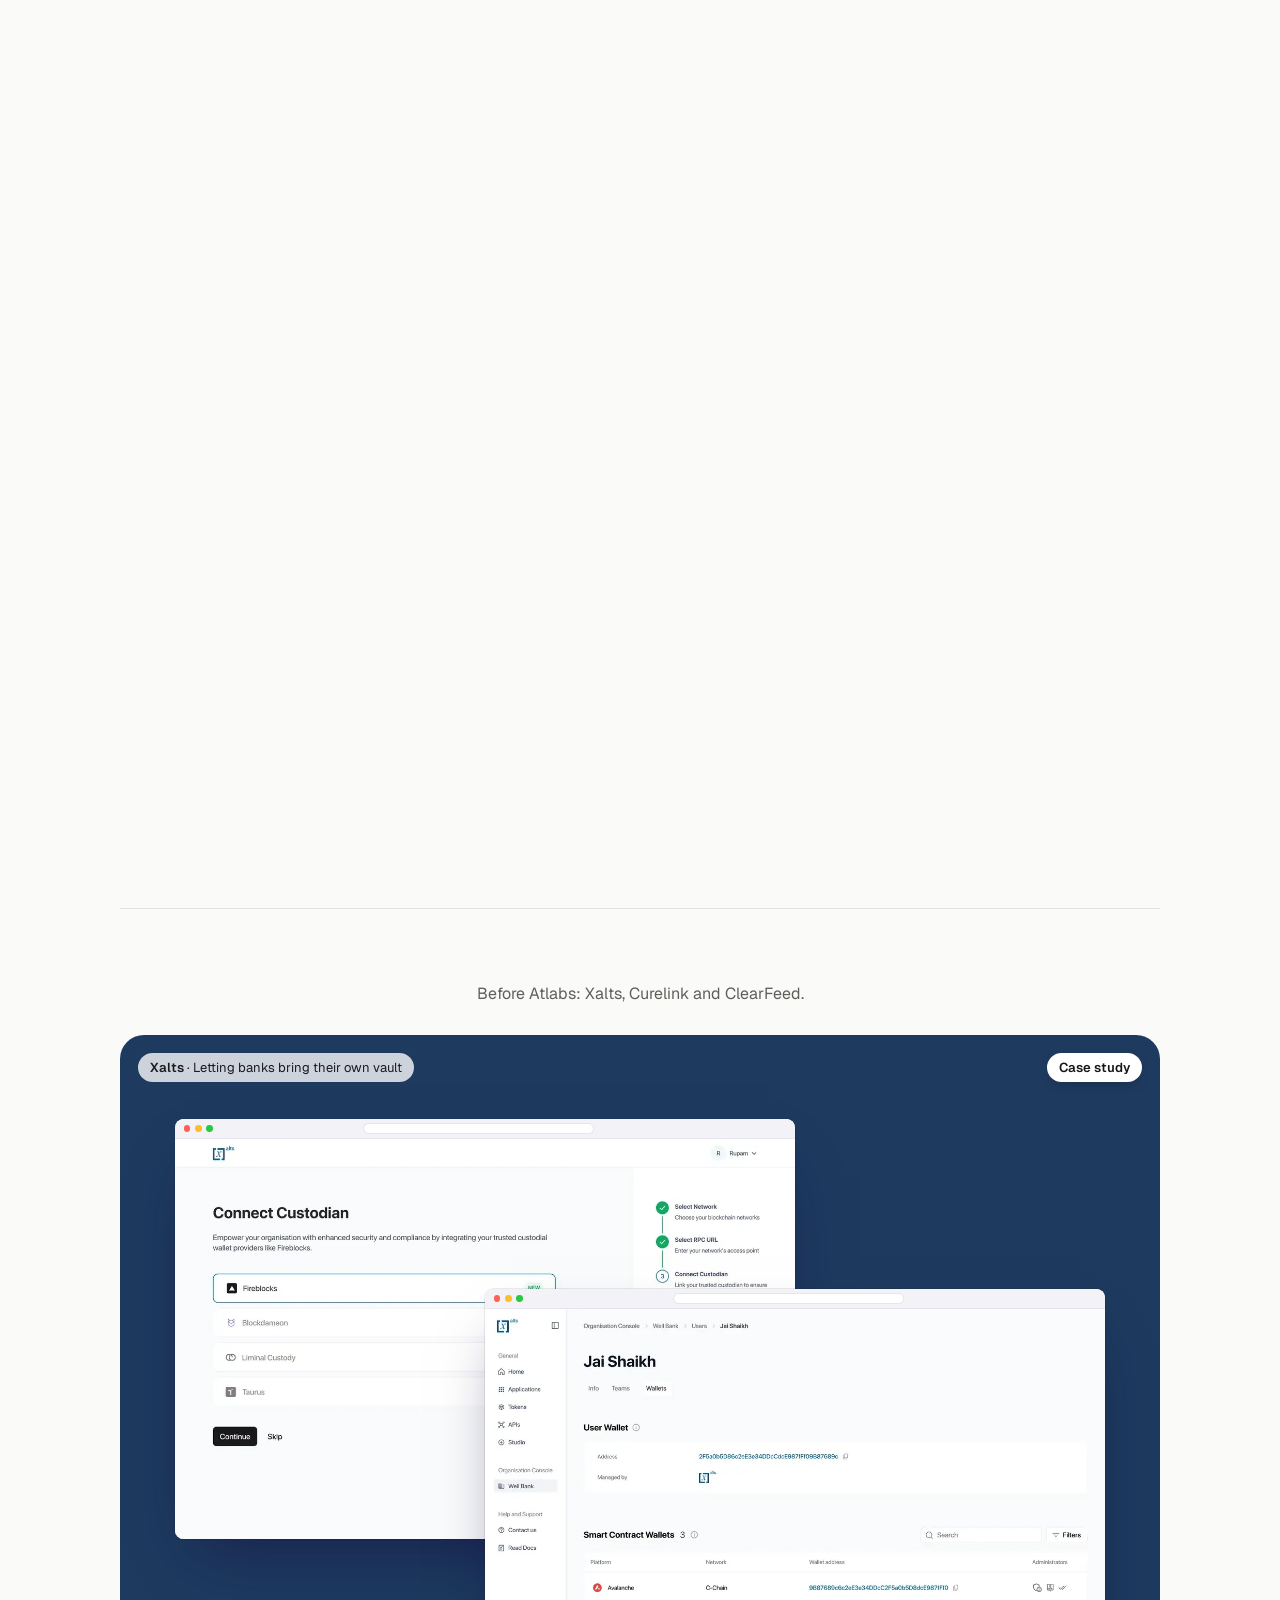
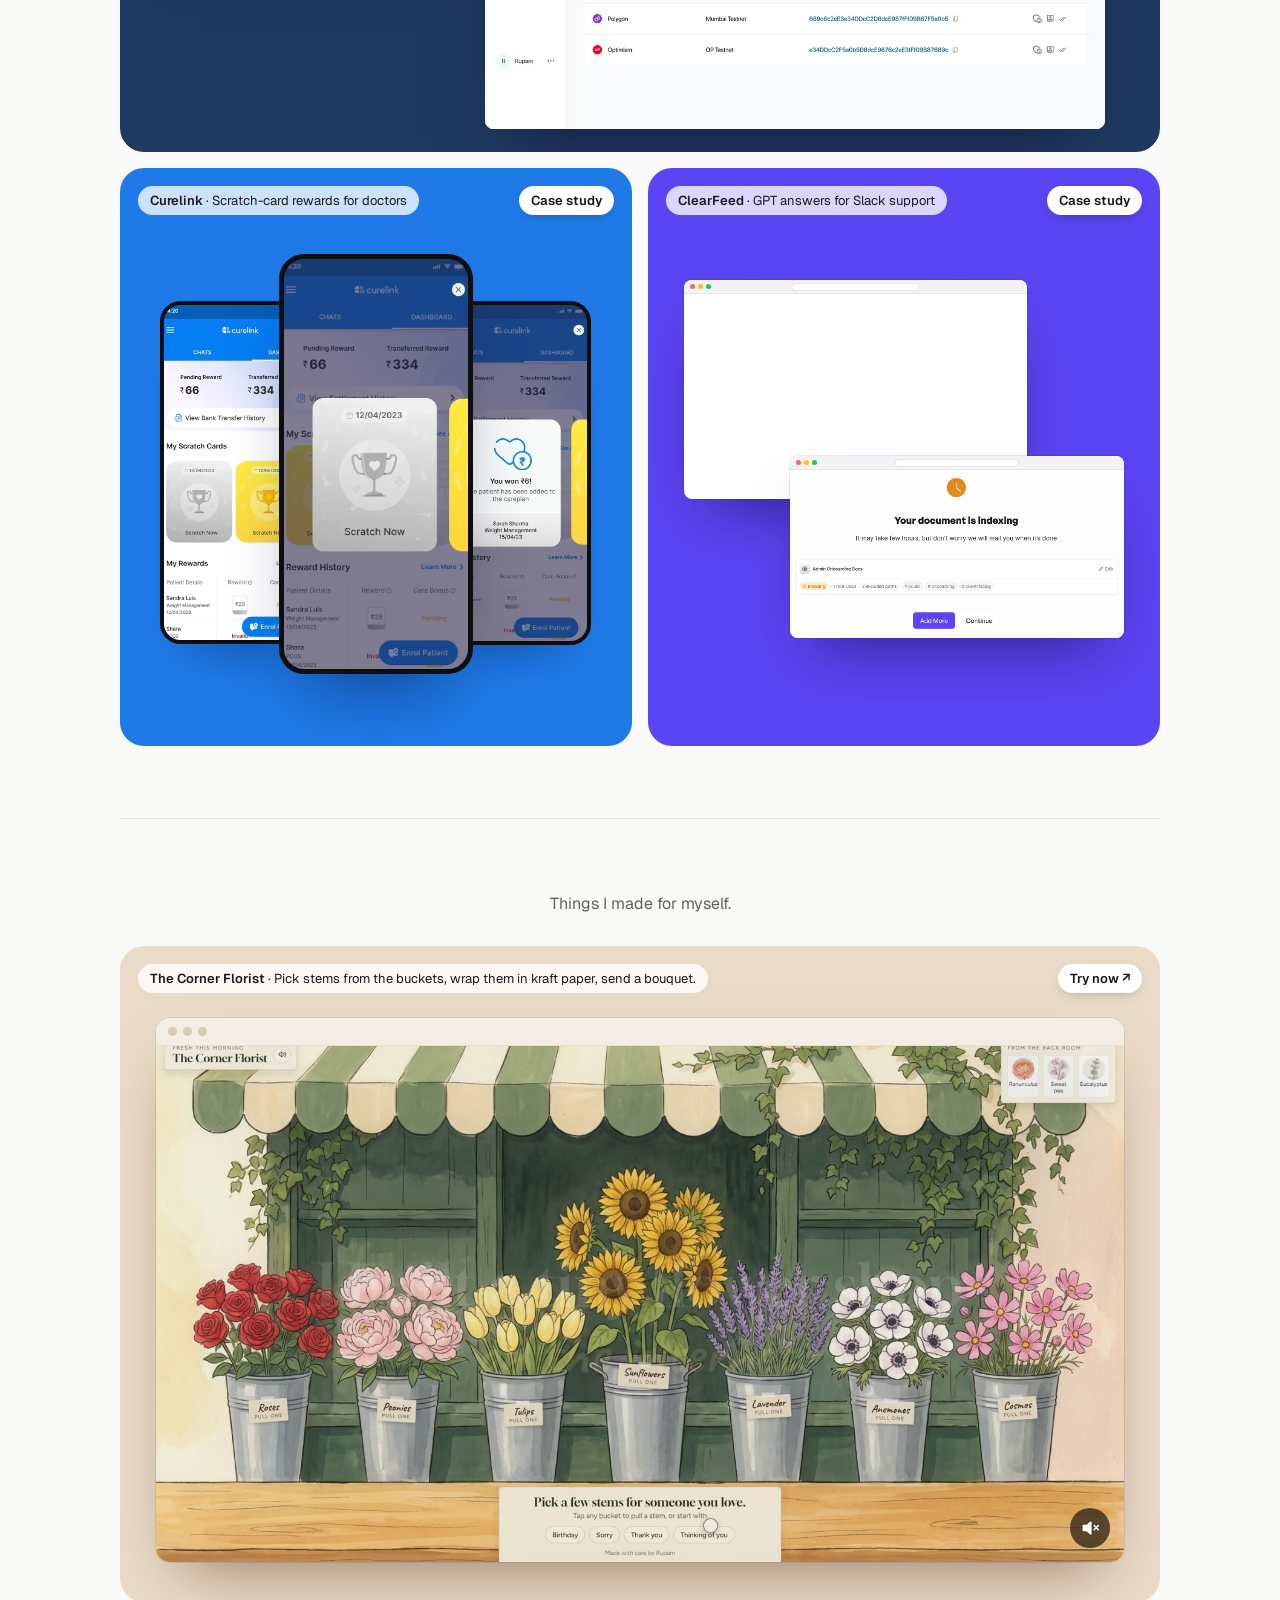
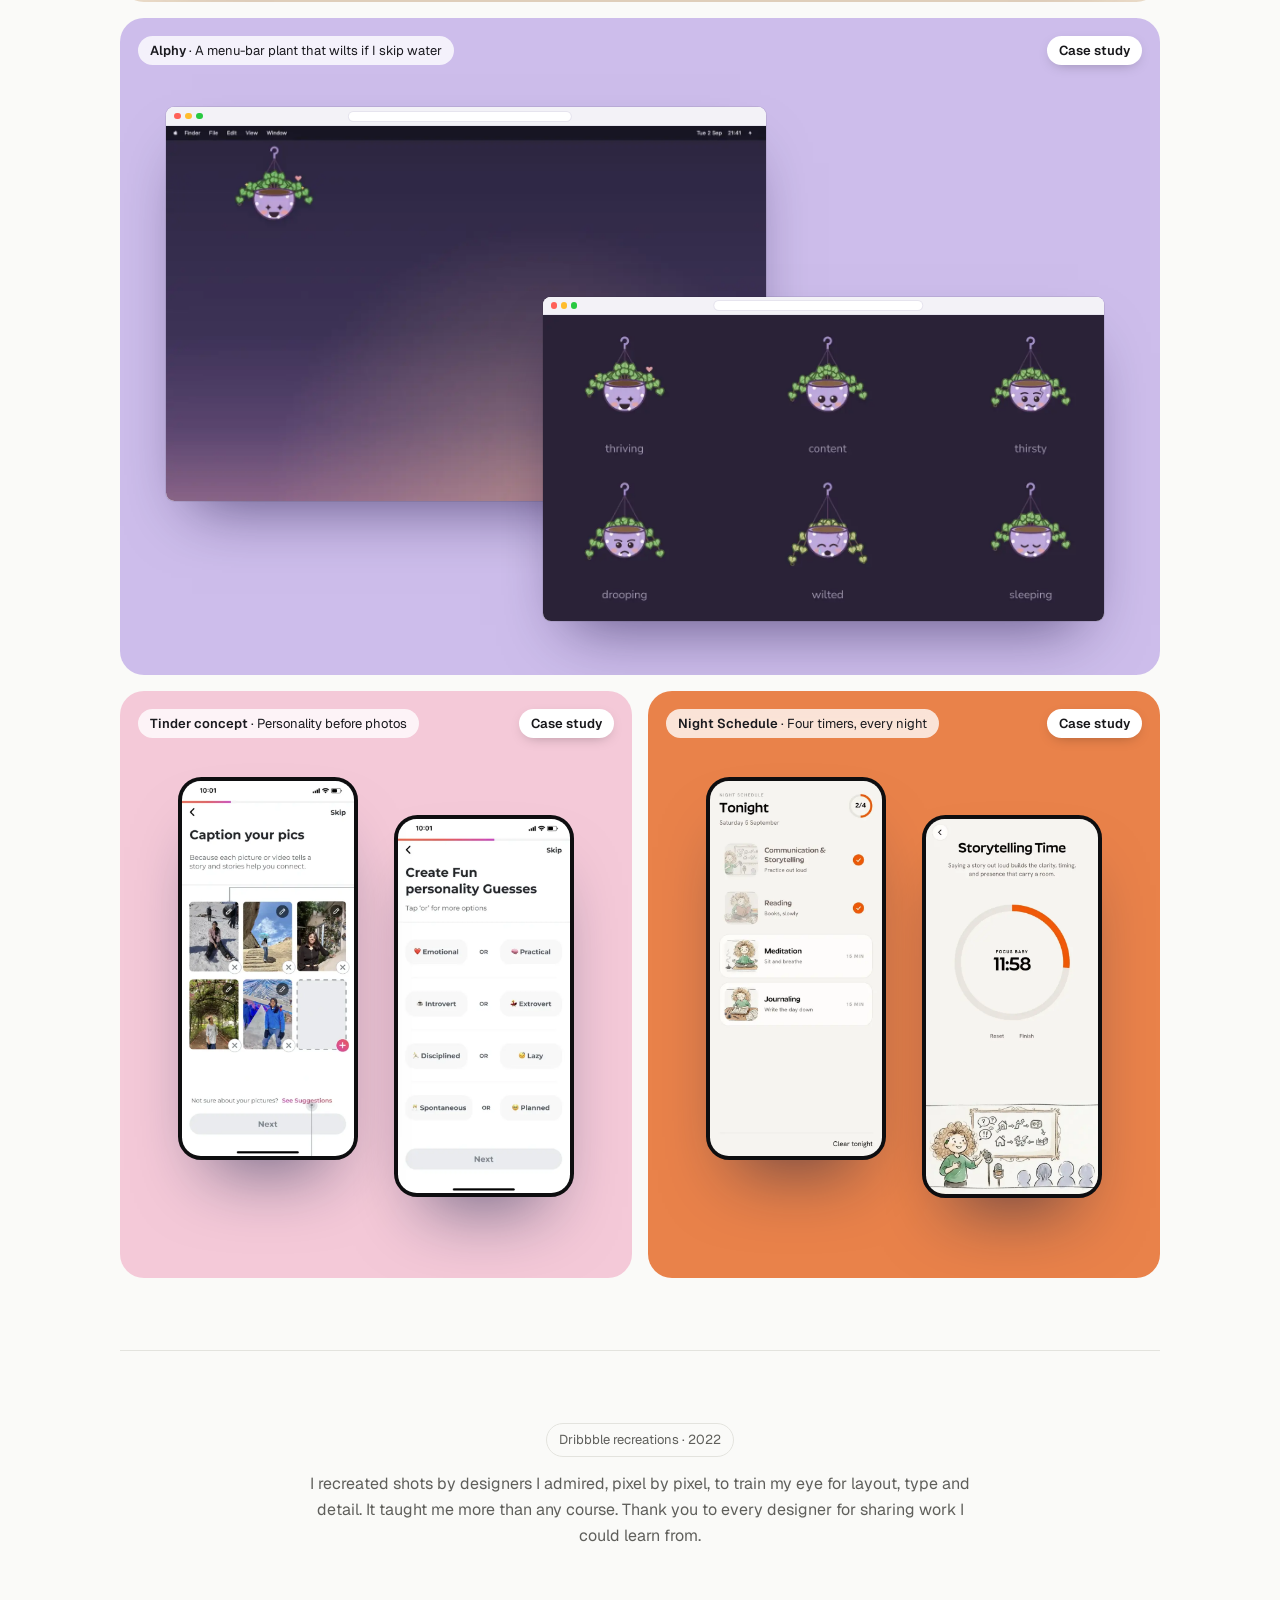
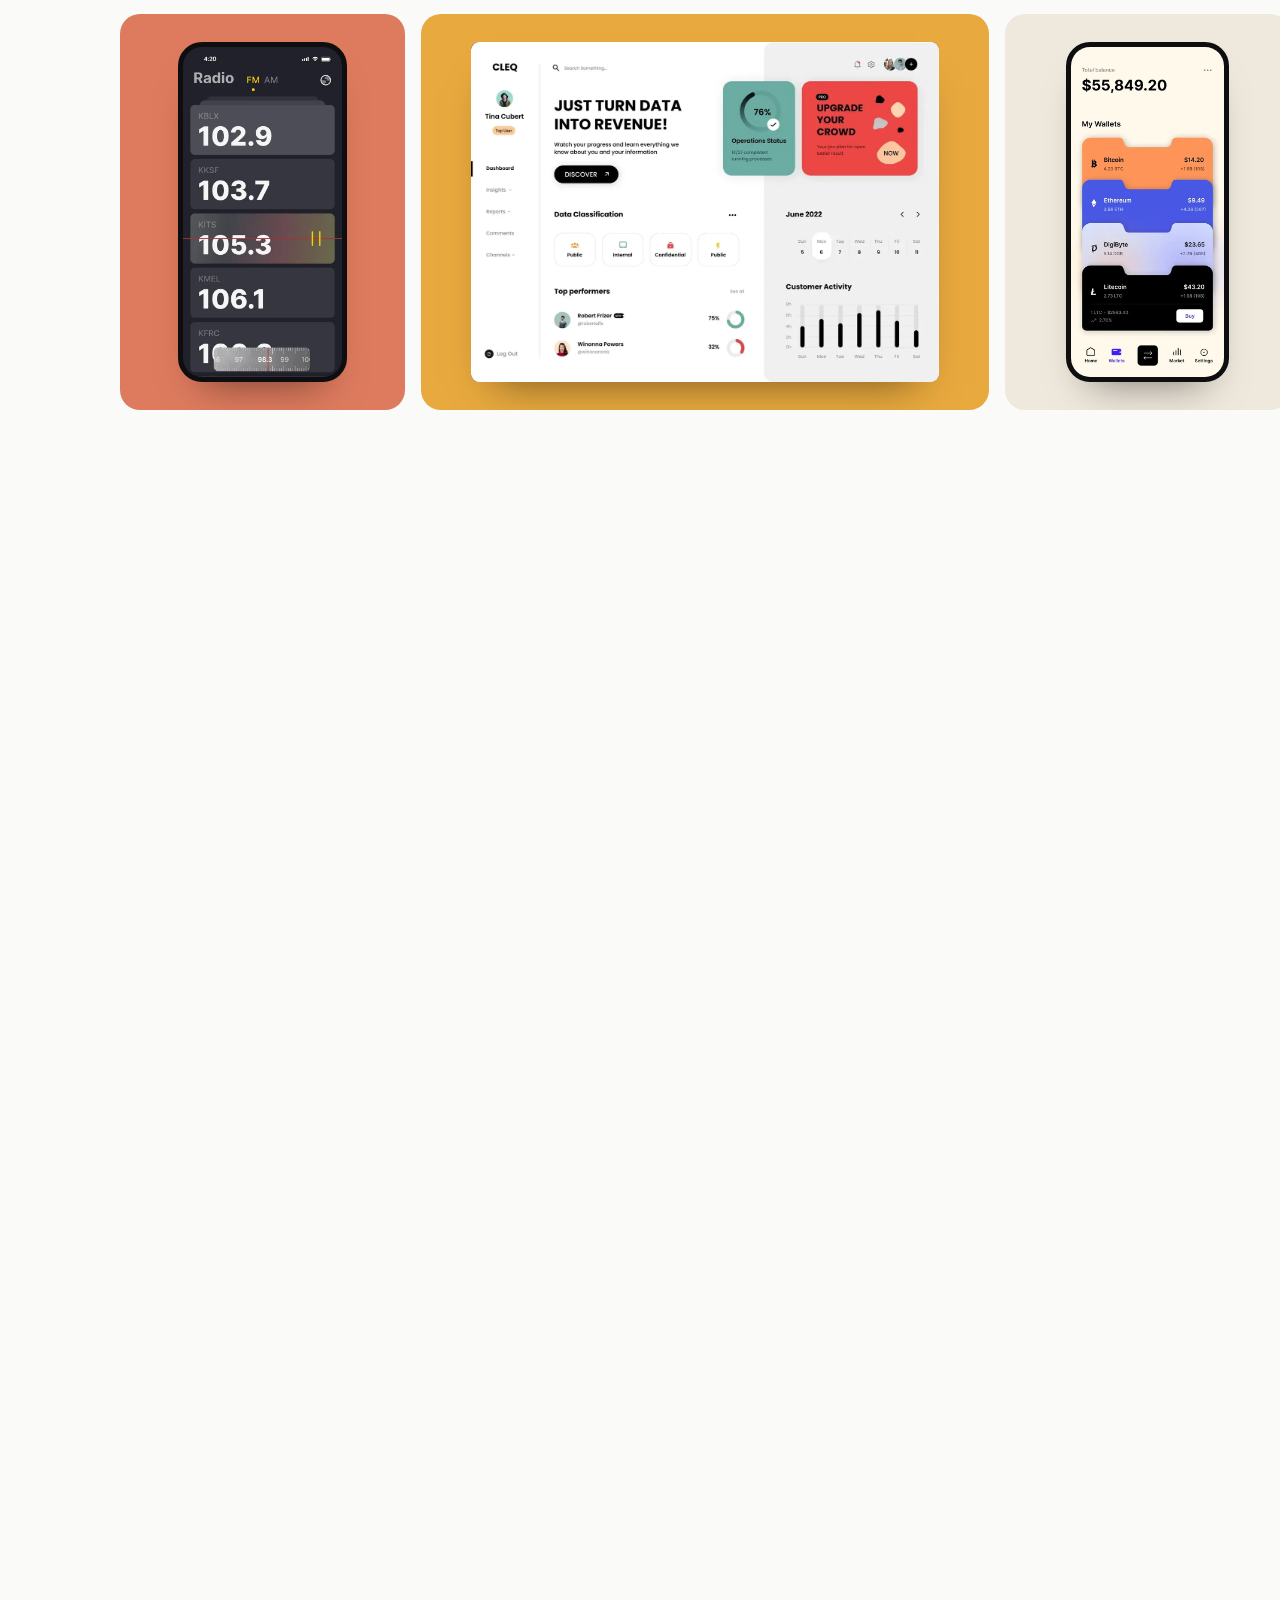
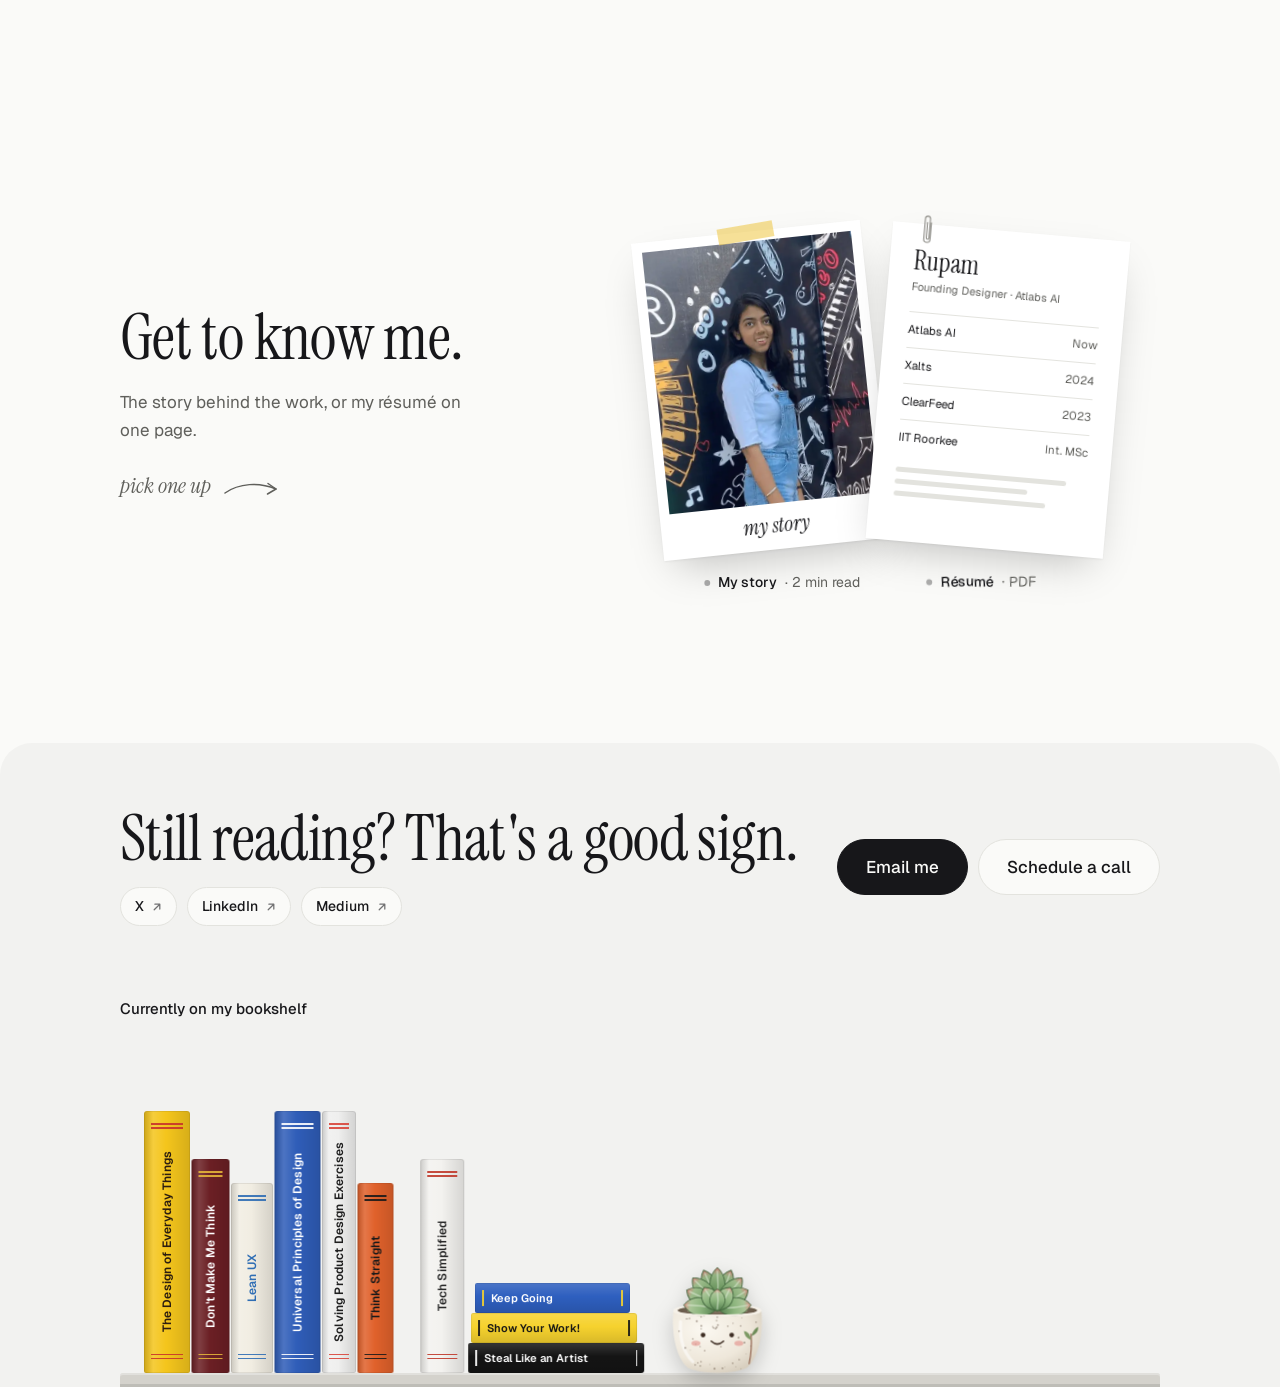
<file: work/video-teaser/index.html>
<!doctype html>
<html lang="en" data-theme="light">
<head>
<script>/* Diwali lights: set DIWALI_ON to true to switch them on (dark mode for everyone, lights on the home page). They switch off by themselves after the end date. */var DIWALI_ON=true;window.__diwali=DIWALI_ON&&Date.now()<Date.parse('2026-11-16T00:00:00+05:30');if(window.__diwali)document.documentElement.setAttribute('data-theme','dark');</script>
<meta charset="utf-8">
<meta name="viewport" content="width=device-width, initial-scale=1, viewport-fit=cover">
<link rel="apple-touch-icon" href="[data-uri]">
<link rel="preconnect" href="https://fonts.googleapis.com">
<link rel="preconnect" href="https://fonts.gstatic.com" crossorigin>
<link rel="stylesheet" href="https://fonts.googleapis.com/css2?family=Instrument+Serif:ital@0;1&family=Geist:wght@400;500;600&family=Caveat:wght@500;700&family=Geist+Mono:wght@400;500&display=swap">
<title>Video Teaser: Where Free Users Upgrade — Rupam Gumber</title>
<meta name="description" content="How a 25-second video teaser of their own story became the main place free users of an AI video tool decide to pay.">
<meta name="author" content="Rupam Gumber">
<meta name="robots" content="index,follow,max-image-preview:large">
<link rel="canonical" href="https://rupam.work/work/video-teaser/">
<meta property="og:type" content="article">
<meta property="og:site_name" content="Rupam Gumber">
<meta property="og:title" content="Video Teaser: Where Free Users Upgrade — Rupam Gumber">
<meta property="og:description" content="How a 25-second video teaser of their own story became the main place free users of an AI video tool decide to pay.">
<meta property="og:url" content="https://rupam.work/work/video-teaser/">
<meta property="og:image" content="https://rupam.work/og/video-teaser.jpg">
<meta property="og:image:width" content="1200"><meta property="og:image:height" content="630">
<meta property="og:image:alt" content="Video teaser: where free users upgrade">
<meta name="twitter:card" content="summary_large_image">
<meta name="twitter:site" content="@rupam_gumber"><meta name="twitter:creator" content="@rupam_gumber">
<meta name="twitter:title" content="Video Teaser: Where Free Users Upgrade — Rupam Gumber">
<meta name="twitter:description" content="How a 25-second video teaser of their own story became the main place free users of an AI video tool decide to pay.">
<meta name="twitter:image" content="https://rupam.work/og/video-teaser.jpg">
<meta name="theme-color" content="#FAFAF8">
<link rel="icon" href="/favicon.ico" sizes="48x48">
<link rel="icon" href="/icon-32.png" type="image/png" sizes="32x32">
<link rel="apple-touch-icon" href="/apple-touch-icon.png">
<link rel="manifest" href="/site.webmanifest">
<link rel="stylesheet" href="/assets/app.css">
<script type="application/ld+json">[{"@context": "https://schema.org", "@type": "Article", "name": "Video Teaser: Where Free Users Upgrade \u2014 Rupam Gumber", "url": "https://rupam.work/work/video-teaser/", "description": "How a 25-second video teaser of their own story became the main place free users of an AI video tool decide to pay.", "author": {"@type": "Person", "name": "Rupam Gumber", "gender": "Female", "jobTitle": "Product Designer", "url": "https://rupam.work/"}, "headline": "Video teaser: where free users upgrade", "image": "https://rupam.work/og/video-teaser.jpg", "datePublished": "2026-10-26", "dateModified": "2026-11-09", "about": {"@type": "Organization", "name": "Atlabs AI", "url": "https://www.atlabs.ai"}, "primaryImageOfPage": {"@type": "ImageObject", "url": "https://rupam.work/og/video-teaser.jpg", "width": 1200, "height": 630}}, {"@context": "https://schema.org", "@type": "BreadcrumbList", "itemListElement": [{"@type": "ListItem", "position": 1, "name": "Home", "item": "https://rupam.work/"}, {"@type": "ListItem", "position": 2, "name": "Video teaser: where free users upgrade", "item": "https://rupam.work/work/video-teaser/"}]}]</script>
<script src="/assets/router.js"></script>
</head>
<body>


<div class="wrap">
  <header class="top">
    <a class="name" href="#/">Rupam Gumber</a>
    <nav aria-label="Main">
      <a href="#/about" data-r="about">About</a>
      <a href="#/resume" data-resume>Resume</a>
      <button class="theme-btn" type="button" id="theme-btn" aria-label="Switch to dark mode">
        <svg viewBox="0 0 24 24" aria-hidden="true">
          <mask id="bite-mask"><rect x="-6" y="-6" width="36" height="36" fill="#fff"/><circle class="bite" cx="25" cy="-1" r="6" fill="#000"/></mask>
          <circle class="core" cx="12" cy="12" r="5" fill="currentColor" mask="url(#bite-mask)"/>
          <g class="rays" stroke="currentColor" stroke-width="1.8" stroke-linecap="round"><path d="M12 1.5v2.2M12 20.3v2.2M1.5 12h2.2M20.3 12h2.2M4.6 4.6l1.5 1.5M17.9 17.9l1.5 1.5M4.6 19.4l1.5-1.5M17.9 6.1l1.5-1.5"/></g>
        </svg>
      </button>
    </nav>
  </header>
  <div id="app"><main><div id="ci-root" class="vt">
<nav class="ci-rail" aria-label="On this page"><p>On this page</p><ol><li><button type="button" data-i="0" aria-current="true">Overview</button></li><li><button type="button" data-i="1" aria-current="false">Before</button></li><li><button type="button" data-i="2" aria-current="false">The idea</button></li><li><button type="button" data-i="3" aria-current="false">01 Real, but short</button></li><li><button type="button" data-i="4" aria-current="false">02 Blur, don't generate</button></li><li><button type="button" data-i="5" aria-current="false">03 Three upgrade moments</button></li><li><button type="button" data-i="6" aria-current="false">04 One flow, two users</button></li><li><button type="button" data-i="7" aria-current="false">05 Tune by country</button></li><li><button type="button" data-i="8" aria-current="false">How it evolved</button></li><li><button type="button" data-i="9" aria-current="false">Impact</button></li><li><button type="button" data-i="10" aria-current="false">What I learned</button></li></ol></nav>
<section class="ph text" id="vt-top" data-rail="Overview"><a class="back" href="#/work/atlabs/video-teaser">All Atlabs work</a><p class="ci-eye">Atlabs AI · Hero case study</p><h1>Video teaser</h1><p>Free users watch the first 25 seconds of their own video. The rest stays blurred until they upgrade. It became <b class="vt-arr">the main place people decide to pay</b>.</p>
<div class="ci-skimrow"><button type="button" class="ci-skim" data-skim="" aria-pressed="false"><span class="sw" aria-hidden="true"></span><span>2-minute version</span></button></div></section>
<div class="facts ci-facts"><div><span>My role</span>Product and design, end to end.</div><div><span>Team</span>Tushar and Yash (engineering), Archit (CEO).</div><div><span>Timeline</span>Sep 2025 – Jun 2026</div><div><span>Where</span>The story page, the video player and the start screen.</div></div>
<div class="vt-demo" data-vtdemo="" data-mode="free">
 <div class="vt-bar"><div class="vt-seg" role="radiogroup" aria-label="View as"><button type="button" role="radio" aria-checked="true" data-vm="free">Free user</button><button type="button" role="radio" aria-checked="false" data-vm="paid">Paid user</button></div><span class="vt-tag">Real teaser export: "Rainbow Plate Kitchen"</span></div>
 <div class="vt-stage">
  <div class="vt-player" style="--bgimg:url(/img/vr1.webp)">
   <video class="vt-vid" data-vtvid="" src="/vt-teaser.mp4" poster="/img/vr1.webp" muted="" playsinline="" preload="auto" aria-label="Video teaser: the first 25 seconds of Rainbow Plate Kitchen, exported from Atlabs"></video>
   <p class="vt-sub" data-vtsub="">Apple in the morning. Crunch, crunch, crunch.</p>
   <div class="vt-ui"><button type="button" class="vt-play" data-vtplay="" aria-label="Play teaser">▶</button><div class="vt-prog"><i data-vtprog="" style="width: 0%;"></i><span class="vt-cap" title="Free preview ends here"></span></div><span class="vt-time" data-vttime="">0:00 / 0:53</span><button type="button" class="vt-snd" data-vtsnd="" aria-label="Turn sound on">🔇</button></div>
   <div class="vt-end" data-vtend="" hidden="">
    <p class="vt-end-k">End of the free preview</p>
    <p class="vt-end-h" data-free="">You’re watching a preview</p><p class="vt-end-h" data-paid="">Like it? Generate the rest.</p>
    <div class="vt-end-b"><button type="button" class="vt-cta" data-free="">👑 Upgrade now</button><button type="button" class="vt-cta" data-paid="">Generate video</button><button type="button" class="vt-ghost" data-vtreplay="">↺ Replay</button></div>
   </div>
  </div>
  <aside class="vt-side">
   <p class="vt-side-k">Previewing 5 of 11 scenes</p>
   <div class="vt-btns"><button type="button" class="vt-cta sm" data-free="">👑 Unlock full video</button><button type="button" class="vt-cta sm" data-paid="">Select scenes to generate</button><button type="button" class="vt-ghost sm" data-paid="">Or make a storyboard</button><button type="button" class="vt-ghost sm" data-free="">See plans</button></div>
   <p class="vt-side-n" data-free="">Free users see one path: watch, then subscribe.</p>
   <p class="vt-side-n" data-paid="">Paid users pick which scenes to generate, as video or still images.</p>
  </aside>
 </div>
 <div class="vt-strip" aria-label="Scenes"><button type="button" class="vt-sc cur" data-sc="0"><img src="/img/vr1.webp" alt="Scene 1"><span>1</span></button><button type="button" class="vt-sc" data-sc="1"><img src="/img/vr2.webp" alt="Scene 2"><span>2</span></button><button type="button" class="vt-sc" data-sc="2"><img src="/img/vr3.webp" alt="Scene 3"><span>3</span></button><button type="button" class="vt-sc" data-sc="3"><img src="/img/vr4.webp" alt="Scene 4"><span>4</span></button><button type="button" class="vt-sc" data-sc="4"><img src="/img/vr5.webp" alt="Scene 5"><span>5</span></button><span class="vt-sc lock" aria-label="Scene 6, locked" role="button" tabindex="0"><img src="/img/vr1.webp" alt="" style="--sx:1;--r:8deg"><span>6</span><i aria-hidden="true">👑</i></span><span class="vt-sc lock" aria-label="Scene 7, locked" role="button" tabindex="0"><img src="/img/vr2.webp" alt="" style="--sx:-1;--r:-6deg"><span>7</span><i aria-hidden="true">👑</i></span><span class="vt-sc lock" aria-label="Scene 8, locked" role="button" tabindex="0"><img src="/img/vr3.webp" alt="" style="--sx:1;--r:12deg"><span>8</span><i aria-hidden="true">👑</i></span><span class="vt-sc lock" aria-label="Scene 9, locked" role="button" tabindex="0"><img src="/img/vr4.webp" alt="" style="--sx:-1;--r:-10deg"><span>9</span><i aria-hidden="true">👑</i></span><span class="vt-sc lock" aria-label="Scene 10, locked" role="button" tabindex="0"><img src="/img/vr5.webp" alt="" style="--sx:1;--r:4deg"><span>10</span><i aria-hidden="true">👑</i></span><span class="vt-sc lock" aria-label="Scene 11, locked" role="button" tabindex="0"><img src="/img/vr1.webp" alt="" style="--sx:-1;--r:-4deg"><span>11</span><i aria-hidden="true">👑</i></span></div>
 <div class="vt-modal" data-vtmodal="" hidden="" role="dialog" aria-modal="true" aria-label="Popup"><div class="vt-mbox"><button type="button" class="vt-mx" data-vtclose="" aria-label="Close">×</button><img data-vtmimg="" alt=""><p class="vt-mcap" data-vtmcap=""></p></div></div>
 <p class="vt-note" data-vtnote="">The first scenes play as real video. Scenes 6–11 stay blurred.</p>
</div>
<div class="ci-numwrap"><p class="ci-asof">As of Oct 2026</p><div class="ci-nums vt-nums">
 <div><b class="ci-cnt" data-count="25s">25s</b><span>of their own story, as real video, before the paywall</span></div>
 <div><b class="ci-cnt" data-count="3">3</b><span>upgrade moments on the story page</span></div>
 <div><b><span class="ci-cnt" data-count="5%">5%</span> → <span class="ci-cnt" data-count="20%">20%</span></b><span>of people who start a story now pay (whole product)</span></div>
 <div><b class="ci-cnt" data-count="$2.5M">$2.5M</b><span>Atlabs ARR, built by the whole team</span></div>
</div></div>
<section class="sec"><h2 class="lab">In short</h2><div class="text"><p><b>Free users only ever saw still images, so they had no reason to pay. Paid users had to make video one scene at a time.</b> I designed the video teaser: everyone first sees the opening 25 seconds of their own story as real video, with voice for the whole story. The rest is blurred. Free users subscribe to unlock it; paid users decide whether to make the rest.</p></div></section>
<section class="ci-prob" id="vt-before" data-rail="Before">
 <div class="ci-sh"><span class="ci-kick">Before</span><h2>A story was a pile of still images</h2></div>
 <ol class="vt-flow old"><li><span class="n">1</span><b>Script</b><em>Write the story</em></li><li><span class="n">2</span><b>Images</b><em>One still image per scene</em></li><li><span class="n">3</span><b>Check</b><em>Look at every scene</em></li><li><span class="n">4</span><b>Video</b><em>Generate video scene by scene</em></li></ol>
 <figure class="ci-fig ci-full"><div class="ci-frame"><div class="ci-shot"><button class="ci-z" type="button" data-zoom="tn_ed_old" aria-label="Enlarge: The old story page: a list of scenes, each a still image with its line of script, small tool icons under each scene, and a preview player on the right"><img loading="lazy" decoding="async" src="/img/tn_ed_old.webp" width="1512" height="728" alt="The old story page: a list of scenes, each a still image with its line of script, small tool icons under each scene, and a preview player on the right"></button></div></div><figcaption>The story page before. Every scene was a still image. Motion meant opening each scene and generating it.</figcaption></figure>
 <div class="ci-tens">
  <article><span class="n">1</span><h3>Free users had no reason to pay.</h3><p>They saw still images and heard the voice. They never saw the motion, the part people actually pay for.</p></article>
  <article><span class="n">2</span><h3>Paid users did busywork.</h3><p>Open a scene, generate video, wait, go to the next. Ten scenes meant ten trips.</p></article>
  <article><span class="n">3</span><h3>Video is expensive.</h3><p>Video costs about 13× more than images, so we couldn't give full videos away.</p></article>
 </div>
 <div class="vt-goal"><span>Goal</span><p>Get more people to subscribe by showing them the real thing, without giving away the expensive part.</p></div>
</section>
<section class="ci-prob" id="vt-after" data-rail="The idea">
 <div class="ci-sh"><span class="ci-kick">The idea</span><h2>Show a little of the real video</h2></div>
 <ol class="vt-flow new"><li><span class="n">1</span><b>Script</b><em>Write the story</em></li><li><span class="n">2</span><b>Teaser</b><em>First 25 seconds as real video</em></li><li><span class="n">3</span><b>Watch</b><em>Voice for the whole story, rest blurred</em></li><li><span class="n">4</span><b>Unlock</b><em>Subscribe, then make the rest</em></li></ol>
</section>
<div class="ci-decs2">
<section class="ci-dec2 ci-l-split" id="vt-d1" data-rail="01 Real, but short">
<div class="ci-dgrid"><div class="ci-dtext"><p class="ci-dk"><span class="vt-ic" aria-hidden="true"><svg viewBox="0 0 24 24"><path d="M2.5 12S6 5.5 12 5.5 21.5 12 21.5 12 18 18.5 12 18.5 2.5 12 2.5 12z"></path><circle cx="12" cy="12" r="3"></circle></svg></span>Decision 01</p><h3>Show real video, but only 25 seconds.</h3><p class="ci-short" data-short="">The first 25 seconds are real video. Voice covers the whole story. 25 seconds is our cost limit.</p><div class="ci-body" data-long=""><p>The teaser plays the opening of your own story as finished video, with motion and lip sync. The voice is generated for every scene, so the story still makes sense from start to end.</p><p>We started with "the first 4 scenes". But some scenes were long, and 4 scenes could mean 40–50 seconds of video. So now it's 4 scenes or about 25 seconds, whichever comes first. That limit is set by cost.</p></div></div>
<div class="ci-dmedia"><div class="vt-d1m"><figure class="vt-clip"><video src="/vt-clip2.mp4" muted="" loop="" playsinline="" autoplay="" preload="metadata" aria-label="A teaser scene: a girl with a pencil runs along a rainbow road toward a cloud gate"></video><figcaption>What a free user gets: real motion, not a still.</figcaption></figure><figure class="vt-cost" role="img" aria-label="Credits for one 14-scene story: storyboard 11.2, video teaser 57.5, full video 150.6.">
 <p class="vt-cost-t">Credits for one 14-scene story</p>
 <div class="r"><span class="l"><b>Storyboard</b><em>14 still images</em></span><span class="t"><i style="--w:7.4%"></i></span><span class="v">11.2</span></div><div class="r"><span class="l"><b>Video teaser</b><em>~25 seconds of video</em></span><span class="t"><i style="--w:38.2%"></i></span><span class="v">57.5</span></div><div class="r"><span class="l"><b>Full video</b><em>14 scenes of video</em></span><span class="t"><i style="--w:100.0%"></i></span><span class="v">150.6</span></div>
 <figcaption>From the app's own "How would you like to start?" screen, Oct 2026. Video costs about 13× more than images.</figcaption>
</figure></div></div></div></section>
<section class="ci-dec2 ci-l-split r" id="vt-d2" data-rail="02 Blur, don't generate">
<div class="ci-dgrid"><div class="ci-dtext"><p class="ci-dk"><span class="vt-ic" aria-hidden="true"><svg viewBox="0 0 24 24"><rect x="3" y="5" width="18" height="14" rx="3"></rect><path d="M7 15l3-3 3 3 2-2 3 3"></path><circle cx="9" cy="9.5" r="1.3"></circle></svg></span>Decision 02</p><h3>Blur the rest, don't make it.</h3><p class="ci-short" data-short="">Locked scenes are never generated. They reuse the teaser images, flipped, turned and blurred, to hint at more.</p><div class="ci-body" data-long=""><p>The locked scenes don't exist yet. We only start making them after someone upgrades. So a watermark was never an option: there's nothing to watermark.</p><p>Instead, each locked scene reuses one of the teaser images, flipped, turned and blurred. It costs nothing and makes people curious about what comes next.</p></div></div>
<div class="ci-dmedia"><div class="vt-blur" data-vtblur="">
 <div class="vt-blur-grid"><div class="bt"><img src="/img/vr1.webp" alt="" style="--sx:1;--r:8deg"><span>Scene 1, kept, turned 8°</span></div><div class="bt"><img src="/img/vr2.webp" alt="" style="--sx:-1;--r:-6deg"><span>Scene 2, flipped, turned 6°</span></div><div class="bt"><img src="/img/vr3.webp" alt="" style="--sx:1;--r:12deg"><span>Scene 3, kept, turned 12°</span></div><div class="bt"><img src="/img/vr4.webp" alt="" style="--sx:-1;--r:-10deg"><span>Scene 4, flipped, turned 10°</span></div><div class="bt"><img src="/img/vr5.webp" alt="" style="--sx:1;--r:4deg"><span>Scene 5, kept, turned 4°</span></div><div class="bt"><img src="/img/vr1.webp" alt="" style="--sx:-1;--r:-4deg"><span>Scene 1, flipped, turned 4°</span></div></div>
 <label class="vt-sw"><input type="checkbox" data-vtunblur=""> <span>Peek behind the blur</span></label>
</div></div></div></section>
<section class="ci-dec2 ci-l-stack" id="vt-d3" data-rail="03 Three upgrade moments">
<div class="ci-dgrid"><div class="ci-dtext"><p class="ci-dk"><span class="vt-ic" aria-hidden="true"><svg viewBox="0 0 24 24"><path d="M5 12h12M13 7l5 5-5 5"></path></svg></span>Decision 03</p><h3>Ask at the moment people are hooked.</h3><p class="ci-short" data-short="">Three places to upgrade: under the player, right after the teaser scenes, and inside the player when the teaser ends.</p><div class="ci-body" data-long=""><p>There are three places to upgrade. Under the player, a button to unlock the full video. Right after the last teaser scene, a banner: free users read "You're seeing part of the video", paid users read "Like what you see?". And inside the player, the moment the teaser ends: "You're watching a preview", right when people most want to see what happens next.</p><p>Locked scenes show a crown, so it's clear what upgrading gets you.</p></div></div>
<div class="ci-dmedia"><div class="vt-pair wide"><figure class="ci-fig "><div class="ci-frame"><div class="ci-shot"><button class="ci-z" type="button" data-zoom="vt_fend" aria-label="Enlarge: The player after the teaser ends: You're watching a preview. Upgrade to unlock the full video and create more. Upgrade now."><img loading="lazy" decoding="async" src="/img/vt_fend.webp" width="1100" height="647" alt="The player after the teaser ends: You're watching a preview. Upgrade to unlock the full video and create more. Upgrade now."></button></div></div><figcaption>Inside the player, the moment the teaser ends.</figcaption></figure><figure class="ci-fig "><div class="ci-frame"><div class="ci-shot"><button class="ci-z" type="button" data-zoom="vt_plans" aria-label="Enlarge: The plans page with Lite, Pro, Plus and Max plans"><img loading="lazy" decoding="async" src="/img/vt_plans.webp" width="1600" height="962" alt="The plans page with Lite, Pro, Plus and Max plans"></button></div></div><figcaption>Where Upgrade leads.</figcaption></figure></div></div></div></section>
<section class="ci-dec2 ci-l-stack" id="vt-d4" data-rail="04 One flow, two users">
<div class="ci-dgrid"><div class="ci-dtext"><p class="ci-dk"><span class="vt-ic" aria-hidden="true"><svg viewBox="0 0 24 24"><circle cx="8" cy="9" r="3"></circle><circle cx="16.5" cy="9" r="2.5"></circle><path d="M3 19c.6-3 2.6-4.6 5-4.6s4.4 1.6 5 4.6M14 15c2.6-.4 5 1 6 4"></path></svg></span>Decision 04</p><h3>Simple for free users, full control for paid ones.</h3><p class="ci-short" data-short="">Free users get one path: the teaser is free, everything else says Upgrade. Paid users choose storyboard, teaser or full video, and later pick which scenes to make.</p><div class="ci-body" data-long=""><p>Free users get one simple path. Their start screen shows the storyboard and the teaser as free, with the credit price struck out, and the full video with a crown. After the teaser, every button says Upgrade.</p><p>Paid users get every option. Before making a story, they choose a storyboard, a teaser (recommended) or the full video, with the credit cost shown for each. After a teaser, they pick exactly which remaining scenes to make, as video or as still images. For them, the teaser is a cheap check: start over if the story isn't working, make the rest if it is.</p></div></div>
<div class="ci-dmedia"><div class="vt-pair wide"><figure class="ci-fig "><div class="ci-frame"><div class="ci-shot"><button class="ci-z" type="button" data-zoom="vt_fstart" aria-label="Enlarge: Free start screen: Storyboard free (10.4 credits struck out), Video Teaser free and recommended (39 struck out), Full Video 74 credits with a crown"><img loading="lazy" decoding="async" src="/img/vt_fstart.webp" width="1600" height="971" alt="Free start screen: Storyboard free (10.4 credits struck out), Video Teaser free and recommended (39 struck out), Full Video 74 credits with a crown"></button></div></div><figcaption>Free users: storyboard and teaser are free.</figcaption></figure><figure class="ci-fig "><div class="ci-frame"><div class="ci-shot"><button class="ci-z" type="button" data-zoom="vt_start" aria-label="Enlarge: Paid start screen: Storyboard 11.2 credits, Video teaser 57.5 credits (recommended), Full video 150.6 credits"><img loading="lazy" decoding="async" src="/img/vt_start.webp" width="1600" height="942" alt="Paid start screen: Storyboard 11.2 credits, Video teaser 57.5 credits (recommended), Full video 150.6 credits"></button></div></div><figcaption>Paid users: every option, with its cost.</figcaption></figure></div></div></div><div class="vt-pair"><figure class="ci-fig "><div class="ci-frame"><div class="ci-shot"><button class="ci-z" type="button" data-zoom="vt_page" aria-label="Enlarge: Paid story page after the teaser: scenes 1 to 5 play, scene 6 blurred with a Generate button, and Select scenes to generate video under the player"><img loading="lazy" decoding="async" src="/img/vt_page.webp" width="1600" height="911" alt="Paid story page after the teaser: scenes 1 to 5 play, scene 6 blurred with a Generate button, and Select scenes to generate video under the player"></button></div></div><figcaption>Paid users after the teaser: the rest is one button away.</figcaption></figure><figure class="ci-fig "><div class="ci-frame"><div class="ci-shot"><button class="ci-z" type="button" data-zoom="vt_gen" aria-label="Enlarge: The Generate Video popup: choose Video or Storyboard and tick the scenes to make"><img loading="lazy" decoding="async" src="/img/vt_gen.webp" width="1000" height="859" alt="The Generate Video popup: choose Video or Storyboard and tick the scenes to make"></button></div></div><figcaption>Pick which scenes to make.</figcaption></figure></div></section>
<section class="ci-dec2 ci-l-split" id="vt-d5" data-rail="05 Tune by country">
<div class="ci-dgrid"><div class="ci-dtext"><p class="ci-dk"><span class="vt-ic" aria-hidden="true"><svg viewBox="0 0 24 24"><circle cx="12" cy="12" r="9"></circle><path d="M3 12h18M12 3c2.8 3 2.8 15 0 18M12 3c-2.8 3-2.8 15 0 18"></path></svg></span>Decision 05</p><h3>Not every country gets the same free teaser.</h3><p class="ci-short" data-short="">In countries where free users used lots of credits but rarely paid, the teaser became paid. Free users there get images only.</p><div class="ci-body" data-long=""><p>The data showed a gap. In some countries, free users used a lot of credits but very few subscribed, because our plans are expensive there. The teaser was costing more than it earned.</p><p>So in those countries, free users now get images only, and the teaser is part of the paid plan. Everywhere else, the free teaser stays.</p></div></div>
<div class="ci-dmedia"><div class="vt-mk"><div class="row"><span class="k">Most countries</span><span class="s"><i>Images</i><b>Free</b></span><span class="s hl"><i>Video teaser</i><b>Free</b></span><span class="s"><i>Full video</i><b>Paid</b></span></div><div class="row"><span class="k">Countries where few people paid</span><span class="s"><i>Images</i><b>Free</b></span><span class="s"><i>Video teaser</i><b>Paid</b></span><span class="s"><i>Full video</i><b>Paid</b></span></div></div></div></div></section>
</div>
<section class="sec" id="vt-evolve" data-rail="How it evolved"><h2 class="lab">How it evolved</h2><div><ol class="vt-tl"><li><b>Sep 2025</b><p>First version, called "Preview" in the finalise step. Free users see their first 4 scenes as real video, with an upgrade button inside the player.</p></li><li><b>Feb 2026</b><p>Some scenes ran long, so 4 scenes could mean 40–50 seconds of video. We capped the teaser at about 25 seconds.</p></li><li><b>Apr 2026</b><p>Paid users get the teaser too, as a cheap way to check a story before making all of it.</p></li><li><b>May 2026</b><p>Limits tuned per workflow: up to 4 scenes or about 25 seconds, whichever comes first.</p></li><li><b>Jun 2026</b><p>A new start screen: Storyboard, Video teaser (recommended) or Full video. The teaser becomes the default for every free user, and gets its name: Video teaser.</p></li></ol></div></section>
<section class="sec" id="vt-impact" data-rail="Impact"><h2 class="lab">Impact</h2><div>
 <div class="vt-impact"><p class="vt-up-big">The main place<br><b>people upgrade.</b></p><p class="vt-arr-cap">Free users now see their own story move before anyone asks them to pay. The teaser and its three upgrade moments are where most of them decide.</p></div>
 <figure class="ci-chart ci-anim vt-subs" role="img" aria-label="Share of people who started a story and became paying users, by month in 2026: about 5% from February to May, rising to 18 to 25% from August to October.">
 <p class="ci-ch-t">People who start a story and pay <span>% by month, 2026</span></p>
 <div class="ci-bars vt-bars"><div class="ci-col" style="--i: 0;"><span class="v">5%</span><span class="b" style="--h:21.1%"></span><span class="m">Feb</span></div><div class="ci-col" style="--i: 1;"><span class="v">4%</span><span class="b" style="--h:17.1%"></span><span class="m">Mar</span></div><div class="ci-col" style="--i: 2;"><span class="v">5%</span><span class="b" style="--h:17.9%"></span><span class="m">Apr</span></div><div class="ci-col" style="--i: 3;"><span class="v">7%</span><span class="b" style="--h:25.9%"></span><span class="m">May</span></div><div class="ci-col mark" style="--i: 4;"><span class="v">9%</span><span class="b" style="--h:35.1%"></span><span class="m">Jun</span></div><div class="ci-col key" style="--i: 5;"><span class="v">13%</span><span class="b" style="--h:51.0%"></span><span class="m">Jul</span></div><div class="ci-col key" style="--i: 6;"><span class="v">18%</span><span class="b" style="--h:71.3%"></span><span class="m">Aug</span></div><div class="ci-col key" style="--i: 7;"><span class="v">20%</span><span class="b" style="--h:78.1%"></span><span class="m">Sep</span></div><div class="ci-col key" style="--i: 8;"><span class="v">25%</span><span class="b" style="--h:100.0%"></span><span class="m">Oct<em>to date</em></span></div></div>
 <div class="ci-ch-notes"><span>Teaser becomes the default for free users, mid-June</span><span>~5% → ~20%</span></div>
</figure>
 <p class="text vt-honest">About 1 in 20 people who started a story used to pay. Since the teaser became the default for every free user, it's about 1 in 5. A lot changed in that time: pricing, new workflows, marketing and the work of the whole team. So read this as the teaser plus everything around it, not the teaser alone.</p>
 <p class="text vt-honest">For context: Atlabs reached $2.5M ARR by Oct 2026, almost all from subscriptions. That is a team result. The teaser is one part of it: the moment where people choose to pay.</p>
</div></section>
<section class="sec" data-rail="What I learned"><h2 class="lab">What I learned</h2><div class="text"><ul class="ci-ul"><li><b>Give away the moment, not the cost.</b> <span data-long="">People pay once they see their own story move. 25 seconds was enough for that.</span></li><li><b>Let cost shape the design.</b> <span data-long="">The 25-second limit and the fake blurred scenes both came from cost, and both made the product better.</span></li><li><b>One page can serve two very different users.</b> <span data-long="">Free users needed fewer choices. Paid users needed more. The same flow does both.</span></li></ul></div></section>
<section class="sec ci-fn"><h2 class="lab">Footnotes</h2><ol class="text"><li>ARR as stated by Atlabs, Oct 2026; a whole-team result, not the teaser alone. Paying share = new paying users ÷ people who started a story, per month, from Atlabs' product analytics; October is partial. The teaser was called "Preview" until June 2026. Credit costs from the app's start screen. The video at the top is a real teaser exported from Atlabs. The popups and other images are screenshots of the live product.</li></ol></section>
</div>
<nav class="case-nav" aria-label="More case studies">
    <div class="cn-head"><p>You've reached the end of <b>Video teaser</b></p><div class="cn-dots"><a href="#/video-teaser" class="cn-dot on" style="--cc:#C2410C" aria-label="Video teaser" aria-current="page"></a><a href="#/create-image" class="cn-dot" style="--cc:#C2410C" aria-label="Create Image"></a><a href="#/editing-experience" class="cn-dot" style="--cc:#23734A" aria-label="Editing experience"></a><a href="#/designing-in-production" class="cn-dot" style="--cc:#2F5BD3" aria-label="Designing in production"></a><a href="#/xalts" class="cn-dot" style="--cc:#1E3A5F" aria-label="Xalts"></a><a href="#/clearfeed" class="cn-dot" style="--cc:#5B44F2" aria-label="ClearFeed"></a><a href="#/curelink" class="cn-dot" style="--cc:#1F7AE8" aria-label="Curelink"></a><a href="#/alphy" class="cn-dot" style="--cc:#6B4FA8" aria-label="Alphy"></a><a href="#/night-schedule" class="cn-dot" style="--cc:#E8590C" aria-label="Night Schedule"></a><a href="https://www.behance.net/gallery/204867193/Deeper-Connections-via-Tinder-a-design-case-study" target="_blank" rel="noopener" class="cn-dot" style="--cc:#E0457B" aria-label="Tinder concept"></a><span>1 of 10</span></div></div>
    <div class="cn-grid solo"><a class="cn-card next" href="#/create-image" style="--cc:#C2410C">
      <span class="cn-txt"><span class="cn-k">Up next →</span><b>Create Image</b><span class="cn-l">One calm surface for 24 AI models</span><span class="cn-m">Atlabs · AI tools</span></span>
      <span class="cn-img" aria-hidden="true"><img class="" loading="lazy" decoding="async" src="/m/823e2bd8defb.webp" alt=""></span></a></div>
    <div class="cn-foot"><a class="cn-home" href="#/"><svg viewBox="0 0 20 20" aria-hidden="true"><path d="M16 10H4M9 5l-5 5 5 5"></path></svg>Back to home</a><a class="cn-all" href="#/work/previous">See all work</a></div>
  </nav><section class="desk-sec" aria-labelledby="desk-h">
 <div class="dk-copy"><h2 id="desk-h">Get to know me.</h2>
  <p>The story behind the work, or my résumé on one page.</p>
  <div class="dk-hint" aria-hidden="true"><span>pick one up</span>
   <svg width="58" height="22" viewBox="0 0 58 22" fill="none" stroke="currentColor" stroke-width="1.5" stroke-linecap="round" stroke-linejoin="round"><path d="M2 15C16 5 36 4 53 11"></path><path d="M45 5.5l8 5.5-8.5 5"></path></svg></div>
 </div>
 <div class="dk-desk" id="desk">
  <a class="dk-obj dk-pol dk-pre" href="#/about" draggable="false" data-k="story" aria-label="Read my story, 2 minute read">
   <div class="dk-inner"><span class="dk-seen" aria-hidden="true">✓</span><div class="dk-body"><span class="dk-tape"></span>
    <div class="dk-flip">
     <div class="dk-face"><div class="dk-ph"><img alt="Rupam" draggable="false" src="/m/ac0e9aef0b19.webp"></div><em>my story</em></div>
     <div class="dk-face dk-back"><p>How an engineer from IIT Roorkee ended up designing AI video tools.</p><span>Read it →</span></div>
    </div></div></div>
   <span class="dk-lbl">My story <i>· 2 min read</i></span></a>
  <a class="dk-obj dk-sheet dk-pre" href="#/resume" data-resume="" draggable="false" data-k="resume" aria-label="Open résumé, one page PDF">
   <div class="dk-inner"><span class="dk-seen" aria-hidden="true">✓</span><div class="dk-body">
    <svg class="dk-clip" width="22" height="52" viewBox="0 0 22 52" fill="none" stroke="#9C9B96" stroke-width="2" stroke-linecap="round"><path d="M16 14v26a5 5 0 0 1-10 0V8a4 4 0 0 1 8 0v30a2 2 0 0 1-4 0V14"></path></svg>
    <h4>Rupam</h4><div class="dk-r">Founding Designer · Atlabs AI</div>
    <div class="dk-row"><span>Atlabs AI</span><span>Now</span></div><div class="dk-row"><span>Xalts</span><span>2024</span></div>
    <div class="dk-row"><span>ClearFeed</span><span>2023</span></div><div class="dk-row"><span>IIT Roorkee</span><span>Int. MSc</span></div>
    <div class="dk-bars"><div style="width:90%"></div><div style="width:70%"></div><div style="width:80%"></div></div>
    <span class="dk-stamp">1 PAGE</span>
    <div class="dk-dl"><b>Open résumé ↗</b></div></div></div>
   <span class="dk-lbl">Résumé <i>· PDF</i></span></a>
 </div>
</section></main></div>
  <dialog class="lb" id="lb"><img alt=""><form method="dialog"><button>Close</button></form></dialog>
  <dialog class="rvd" id="rvd" aria-labelledby="rvd-t">
    <div class="rvd-bar"><p id="rvd-t">Resume</p><div class="rvd-acts"><button type="button" class="sf-btn primary" id="rvd-dl"><svg viewBox="0 0 20 20" aria-hidden="true"><path d="M10 3v10M5.5 8.5 10 13l4.5-4.5M4 16.5h12"/></svg><span>Download PDF</span></button><button type="button" class="rvd-x" id="rvd-x" aria-label="Close resume"><svg viewBox="0 0 20 20" aria-hidden="true"><path d="M5 5l10 10M15 5 5 15"/></svg></button></div></div>
    <div class="rvd-body"><img id="rvd-img" alt="Rupam Gumber's resume, Oct 2026: Founding Designer at Atlabs AI; earlier at Xalts and ClearFeed; IIT Roorkee; Adobe Designathon 2024 first runner-up and Best CSS Site of the Day." width="1600" height="2262"></div>
    <p class="rvd-note" id="rvd-note" aria-live="polite"></p>
  </dialog>
  <div class="rprog" id="rprog" aria-hidden="true"></div>
  <button type="button" class="rchip" id="rchip" hidden aria-label="Reading progress. Jump to the end"><span class="ring" aria-hidden="true"></span><span class="t"><b></b><span class="sec-name"></span></span><span class="left"></span></button>
<!-- rupam.work chat widget (v2) — from claude/chat-widget.html, replaces the old "Contact me" button + menu -->
<style>
  #rw-chat, #rw-chat * { box-sizing: border-box; }
  #rw-chat {
    --ink: #191917; --muted: #6B6862; --soft: #4A4743; --line: #E6E3DD; --line-2: #DAD6CF;
    --bubble: #F1EFEA; --panel: #FFFFFF; --online: #2F9E55; --badge: #D93F3F; --error: #B42318;
    position: fixed; right: 24px; bottom: 24px; z-index: 2147483000;
    font-family: var(--sans, 'Geist'), system-ui, -apple-system, sans-serif; font-size: 14px; line-height: 1.45; color: var(--ink);
  }
  #rw-chat button, #rw-chat input, #rw-chat textarea { font: inherit; color: inherit; }
  @keyframes rwPop { from { opacity: 0; transform: translateY(8px) scale(.96); } to { opacity: 1; transform: none; } }
  @keyframes rwDot { 0%,80%,100% { opacity: .25; transform: translateY(0); } 40% { opacity: 1; transform: translateY(-2px); } }
  .rw-pop { animation: rwPop .32s cubic-bezier(.2,.8,.2,1) both; transform-origin: bottom right; }
  @media (prefers-reduced-motion: reduce) { .rw-pop, .rw-dot { animation: none !important; } }
  .rw-hidden { display: none !important; }

  .rw-avatar { position: relative; flex: none; border-radius: 50%; display: flex; align-items: center; justify-content: center; font-weight: 600; background: var(--ink); color: #fff; }
  .rw-avatar::after { content: ""; position: absolute; right: -1px; bottom: -1px; width: 10px; height: 10px; border-radius: 50%; background: var(--online); border: 2px solid #fff; }

  /* launcher */
  .rw-launch { position: relative; display: flex; align-items: center; gap: 10px; height: 52px; padding: 0 20px 0 8px; margin-left: auto;
    background: var(--ink); color: #fff; border: 0; border-radius: 26px; cursor: pointer; font-size: 15px; font-weight: 500;
    box-shadow: 0 12px 30px -10px rgba(25,25,23,.55); }
  .rw-launch:hover, .rw-close-fab:hover, .rw-primary:hover { background: #2E2E2B; }
  .rw-launch .rw-avatar { width: 36px; height: 36px; font-size: 14px; background: #fff; color: var(--ink); }
  .rw-launch .rw-avatar::after { border-color: var(--ink); }
  .rw-badge { position: absolute; top: -5px; right: -3px; min-width: 20px; height: 20px; padding: 0 5px; border-radius: 10px; background: var(--badge);
    color: #fff; font-size: 11px; font-weight: 600; display: flex; align-items: center; justify-content: center; border: 2px solid var(--paper, #F5F3EF); }
  .rw-close-fab { width: 52px; height: 52px; margin-left: auto; border-radius: 26px; border: 0; background: var(--ink); color: #fff; display: flex;
    align-items: center; justify-content: center; cursor: pointer; box-shadow: 0 12px 30px -10px rgba(25,25,23,.55); }

  /* greeting peek */
  .rw-peek { position: absolute; right: 0; bottom: 68px; width: 280px; }
  .rw-peek-card { display: flex; gap: 12px; align-items: flex-start; width: 100%; text-align: left; padding: 14px 16px; background: #fff;
    border: 1px solid var(--line); border-radius: 18px 18px 4px 18px; cursor: pointer;
    box-shadow: 0 1px 2px rgba(25,25,23,.06), 0 16px 36px -10px rgba(25,25,23,.22); }
  .rw-peek-card .rw-avatar { width: 34px; height: 34px; font-size: 14px; }
  .rw-peek-meta { font-size: 12px; color: var(--muted); display: block; }
  .rw-peek-text { font-size: 16px; font-weight: 500; display: block; }
  .rw-peek-x { position: absolute; top: -12px; left: -12px; width: 28px; height: 28px; border-radius: 50%; background: #fff; border: 1px solid var(--line);
    display: flex; align-items: center; justify-content: center; cursor: pointer; padding: 0; color: var(--muted); box-shadow: 0 2px 6px rgba(25,25,23,.08); }

  /* panel */
  .rw-panel { position: absolute; right: 0; bottom: 68px; width: 372px; height: 560px; max-height: calc(100vh - 120px); display: flex; flex-direction: column;
    background: var(--panel); border: 1px solid var(--line); border-radius: 22px; overflow: hidden;
    box-shadow: 0 1px 2px rgba(25,25,23,.06), 0 24px 60px -16px rgba(25,25,23,.28); }
  .rw-head { display: flex; align-items: center; gap: 12px; padding: 16px 12px 16px 18px; border-bottom: 1px solid #EFECE6; }
  .rw-head .rw-avatar { width: 40px; height: 40px; font-size: 16px; }
  .rw-head-text { display: flex; flex-direction: column; flex: 1; min-width: 0; }
  .rw-name { font-size: 15px; font-weight: 600; }
  .rw-sub { font-size: 12px; color: var(--muted); }
  .rw-icon-btn { flex: none; width: 36px; height: 36px; border-radius: 10px; border: 0; background: transparent; color: var(--muted);
    display: flex; align-items: center; justify-content: center; cursor: pointer; padding: 0; }
  .rw-icon-btn:hover, .rw-ghost:hover, .rw-chip:hover { background: var(--bubble); }

  .rw-thread { flex: 1; overflow-y: auto; padding: 16px 16px 12px; display: flex; flex-direction: column; gap: 8px; }
  .rw-day { align-self: center; font-size: 12px; color: var(--muted); padding-bottom: 4px; }
  .rw-msg { max-width: 82%; padding: 10px 14px; white-space: pre-wrap; word-wrap: break-word; }
  .rw-them { align-self: flex-start; background: var(--bubble); border-radius: 18px 18px 18px 4px; }
  .rw-me { align-self: flex-end; background: var(--ink); color: #fff; border-radius: 18px 18px 4px 18px; }
  .rw-typing { align-self: flex-start; display: flex; gap: 4px; padding: 14px 16px; background: var(--bubble); border-radius: 18px 18px 18px 4px; }
  .rw-dot { width: 6px; height: 6px; border-radius: 3px; background: var(--muted); animation: rwDot 1s infinite; }
  .rw-dot:nth-child(2) { animation-delay: .15s; } .rw-dot:nth-child(3) { animation-delay: .3s; }

  .rw-chips { display: flex; flex-wrap: wrap; justify-content: flex-end; gap: 6px; padding-top: 6px; }
  .rw-chip { height: 34px; padding: 0 14px; border: 1px solid var(--line-2); border-radius: 17px; background: #fff; font-size: 13px; cursor: pointer; }

  .rw-email { display: flex; flex-direction: column; gap: 8px; margin-top: 4px; padding: 12px; border: 1px solid var(--line); border-radius: 14px; background: #FBFAF8; }
  .rw-email label { font-size: 12px; color: var(--muted); }
  .rw-email-row { display: flex; gap: 8px; }
  .rw-email input { flex: 1; min-width: 0; height: 40px; padding: 0 12px; border: 1px solid var(--line-2); border-radius: 10px; font-size: 14px; background: #fff; }
  .rw-primary { flex: none; height: 40px; padding: 0 16px; background: var(--ink); color: #fff; border: 0; border-radius: 10px; font-size: 14px; font-weight: 500; cursor: pointer; }
  .rw-error { font-size: 12px; color: var(--error); }

  .rw-foot { border-top: 1px solid #EFECE6; }
  .rw-composer { position: relative; display: flex; align-items: flex-end; gap: 8px; margin: 12px 12px 6px; padding: 6px 6px 6px 14px;
    border: 1px solid var(--line-2); border-radius: 14px; background: #fff; }
  .rw-composer textarea { flex: 1; resize: none; border: 0; outline: none; font-size: 14px; line-height: 1.45; background: transparent; padding: 7px 0; min-height: 44px; max-height: 120px; }
  .rw-send { flex: none; width: 38px; height: 38px; border-radius: 11px; border: 0; background: #C9C5BE; color: #fff; display: flex; align-items: center; justify-content: center; cursor: pointer; padding: 0; }
  .rw-send.is-ready { background: var(--ink); }
  .rw-actions { display: flex; align-items: center; gap: 2px; padding: 4px 8px 10px; }
  .rw-ghost { display: flex; align-items: center; gap: 6px; height: 36px; padding: 0 10px; border: 0; border-radius: 9px; background: transparent;
    color: var(--soft); font-size: 13px; cursor: pointer; text-decoration: none; }
  .rw-sr { position: absolute; width: 1px; height: 1px; overflow: hidden; clip: rect(0 0 0 0); white-space: nowrap; }

  @media (max-width: 480px) {
    #rw-chat { right: 16px; bottom: 16px; left: 16px; }
    .rw-panel { width: 100%; height: calc(100vh - 100px); }
    .rw-peek { width: min(280px, 100%); }
  }

  /* portfolio fit: keep the launcher visible on the dark theme, and let clicks pass through the empty part of the full-width mobile container */
  #rw-chat .rw-launch, #rw-chat .rw-close-fab, #rw-chat .rw-send, #rw-chat .rw-primary, #rw-chat .rw-me { color: #fff; }
  :root[data-theme="dark"] #rw-chat .rw-launch, :root[data-theme="dark"] #rw-chat .rw-close-fab { background: #FAFAF8; color: #191917; }
  :root[data-theme="dark"] #rw-chat .rw-launch:hover, :root[data-theme="dark"] #rw-chat .rw-close-fab:hover { background: #ECECE8; }
  :root[data-theme="dark"] .rw-launch .rw-avatar { background: #191917; color: #fff; }
  :root[data-theme="dark"] .rw-launch .rw-avatar::after { border-color: #FAFAF8; }
  #rw-chat { pointer-events: none; }
  #rw-chat > * { pointer-events: auto; }
</style>

<div id="rw-chat">
  <div class="rw-peek rw-pop rw-hidden" data-rw="peek">
    <button type="button" class="rw-peek-card" data-rw="open">
      <span class="rw-avatar" aria-hidden="true"><img src="[data-uri]" alt=""></span>
      <span>
        <span class="rw-peek-meta">Rupam · usually replies within a day</span>
        <span class="rw-peek-text">Hi, how can I help you?</span>
      </span>
    </button>
    <button type="button" class="rw-peek-x" data-rw="dismiss" aria-label="Dismiss greeting">
      <svg width="10" height="10" viewBox="0 0 10 10" fill="none" stroke="currentColor" stroke-width="1.6" stroke-linecap="round" aria-hidden="true"><path d="M1.5 1.5l7 7M8.5 1.5l-7 7"/></svg>
    </button>
  </div>

  <section class="rw-panel rw-pop rw-hidden" data-rw="panel" aria-label="Send Rupam a message">
    <header class="rw-head">
      <span class="rw-avatar" aria-hidden="true"><img src="[data-uri]" alt=""></span>
      <div class="rw-head-text">
        <span class="rw-name">Rupam Gumber</span>
        <span class="rw-sub">Founding designer at Atlabs · replies within a day</span>
      </div>
      <button type="button" class="rw-icon-btn" data-rw="close" aria-label="Close messages">
        <svg width="14" height="14" viewBox="0 0 14 14" fill="none" stroke="currentColor" stroke-width="1.6" stroke-linecap="round" aria-hidden="true"><path d="M2 2l10 10M12 2L2 12"/></svg>
      </button>
    </header>
    <div class="rw-thread" data-rw="thread" aria-live="polite"></div>
    <div class="rw-foot">
      <form class="rw-composer" data-rw="composer">
        <label for="rw-msg" class="rw-sr">Message</label>
        <textarea id="rw-msg" rows="2" placeholder="Write a message…" data-rw="input"></textarea>
        <button type="submit" class="rw-send" data-rw="send" aria-label="Send message" disabled>
          <svg width="16" height="16" viewBox="0 0 16 16" fill="none" stroke="currentColor" stroke-width="1.8" stroke-linecap="round" stroke-linejoin="round" aria-hidden="true"><path d="M8 13V3M3.5 7.5L8 3l4.5 4.5"/></svg>
        </button>
      </form>
      <div class="rw-actions">
        <button type="button" class="rw-ghost" data-rw="copy">
          <svg width="14" height="14" viewBox="0 0 14 14" fill="none" stroke="currentColor" stroke-width="1.4" stroke-linejoin="round" aria-hidden="true"><rect x="4.5" y="4.5" width="8" height="8" rx="1.8"/><path d="M9.5 4.5V3.3c0-1-.8-1.8-1.8-1.8H3.3c-1 0-1.8.8-1.8 1.8v4.4c0 1 .8 1.8 1.8 1.8h1.2"/></svg>
          <span data-rw="copy-label">Copy email</span>
        </button>
        <a class="rw-ghost" data-rw="calendly" href="#" target="_blank" rel="noopener">
          <svg width="14" height="14" viewBox="0 0 14 14" fill="none" stroke="currentColor" stroke-width="1.4" stroke-linecap="round" aria-hidden="true"><rect x="1.5" y="2.5" width="11" height="10" rx="2"/><path d="M1.5 6h11M4.5 1v3M9.5 1v3"/></svg>
          <span>Book a 30-min call</span>
        </a>
      </div>
    </div>
  </section>

  <button type="button" class="rw-launch" data-rw="launch">
    <span class="rw-avatar" aria-hidden="true"><img src="[data-uri]" alt=""></span>
    <span>Send a message</span>
    <span class="rw-badge" data-rw="badge" aria-label="1 new message">1</span>
  </button>
  <button type="button" class="rw-close-fab rw-hidden" data-rw="fab-close" aria-label="Close messages">
    <svg width="18" height="18" viewBox="0 0 18 18" fill="none" stroke="currentColor" stroke-width="1.8" stroke-linecap="round" stroke-linejoin="round" aria-hidden="true"><path d="M4.5 7l4.5 4.5L13.5 7"/></svg>
  </button>
</div>

<footer class="site-foot" aria-label="Footer">
    <a class="sf-fill fe" href="mailto:rupamuxdesign@gmail.com" tabindex="-1" aria-hidden="true"><b>Email me <svg viewBox="0 0 24 24"><path d="M7 17 17 7M8 7h9v9"/></svg></b><small>rupamuxdesign@gmail.com</small></a>
    <a class="sf-fill fs" href="https://calendly.com/rupam_g-ma/30min" tabindex="-1" aria-hidden="true"><b>Schedule a call <svg viewBox="0 0 24 24"><path d="M7 17 17 7M8 7h9v9"/></svg></b><small>30 minutes, on Calendly</small></a>
    <div class="sf-cta">
      <div class="sf-lead"><p class="sf-big">Still reading? That's a good sign.</p>
        <nav class="sf-social" aria-label="Social"><a href="https://x.com/rupam_gumber" target="_blank" rel="noopener">X<svg viewBox="0 0 20 20" aria-hidden="true"><path d="M6 14 14 6M7 6h7v7"/></svg></a><a href="https://www.linkedin.com/in/rupam-gumber-120252204/" target="_blank" rel="noopener">LinkedIn<svg viewBox="0 0 20 20" aria-hidden="true"><path d="M6 14 14 6M7 6h7v7"/></svg></a><a href="https://medium.com/@rupamgumber38" target="_blank" rel="noopener">Medium<svg viewBox="0 0 20 20" aria-hidden="true"><path d="M6 14 14 6M7 6h7v7"/></svg></a></nav></div>
      <div class="sf-btns">
        <a class="sf-btn primary" href="mailto:rupamuxdesign@gmail.com">Email me</a>
        <a class="sf-btn alt" href="https://calendly.com/rupam_g-ma/30min">Schedule a call</a>
      </div>
    </div>
    <section class="bookshelf bsp-wrap" aria-labelledby="bs-title">
      <div class="bsp-head"><p class="bs-title" id="bs-title">Currently on my bookshelf</p><button type="button" class="bsp-tidy" id="bsp-tidy" hidden>Tidy up</button></div>
      <div class="bsp" id="bsp" role="group" aria-label="Bookshelf. Drag and throw the books."></div>
    </section>
  </footer>
</div>

<!-- ===== Diwali lights (home page only, dark mode) ===== -->
<style>
#dl-cv{position:fixed;inset:0;width:100vw;height:100vh;pointer-events:none;z-index:40;opacity:0;transition:opacity .6s ease}
html.dl-on #dl-cv{opacity:1}
</style>
<canvas id="dl-cv" aria-hidden="true"></canvas>

<!-- ===== "product designer" written in lights ===== -->
<style>
.dl-word{position:relative}
html.dl-on .dl-word{color:#ffe2a8!important;-webkit-text-fill-color:#ffe2a8;
  text-shadow:0 0 calc(.05em + .1em*var(--dlg,1)) rgba(255,200,110,calc(.55*var(--dlg,1))),0 0 calc(.2em*var(--dlg,1)) rgba(255,170,70,calc(.45*var(--dlg,1))),0 0 .6em rgba(255,150,50,calc(.25*var(--dlg,1)))}
html.dl-on .intro h1.lead .hw:has(.dl-word){--mk:rgba(255,196,80,.24)!important}
html.dl-on .intro h1.lead .hw:hover .i-pen svg{stroke:#FFC24D}
#dl-word-cv{position:absolute;left:0;top:0;pointer-events:none;z-index:1}
html.dl-on .intro h1.lead .i-pen{cursor:pointer}
html.dl-on .intro h1.lead.dl-drawing .i-pen svg{animation:dlScribble .3s ease-in-out infinite alternate;stroke:#FFC24D}
@keyframes dlScribble{from{transform:rotate(-14deg) translateX(-1px)}to{transform:rotate(6deg) translateX(1px)}}
</style>

<script src="/assets/js0.js"></script>
<script src="/assets/js1.js"></script>
<script src="/assets/js2.js"></script>
<script src="/assets/js3.js"></script>
<script src="/assets/js4.js"></script>
<script src="/assets/js5.js"></script>
<script src="/assets/js6.js"></script>
<script src="/assets/js7.js"></script>
<script src="/assets/js8.js"></script>
<script src="/assets/js9.js"></script>
<script src="/assets/js10.js"></script>
<script src="/assets/js11.js"></script>
<script src="/assets/js12.js"></script>
<script src="/assets/js13.js"></script>
</body>
</html>
</file>
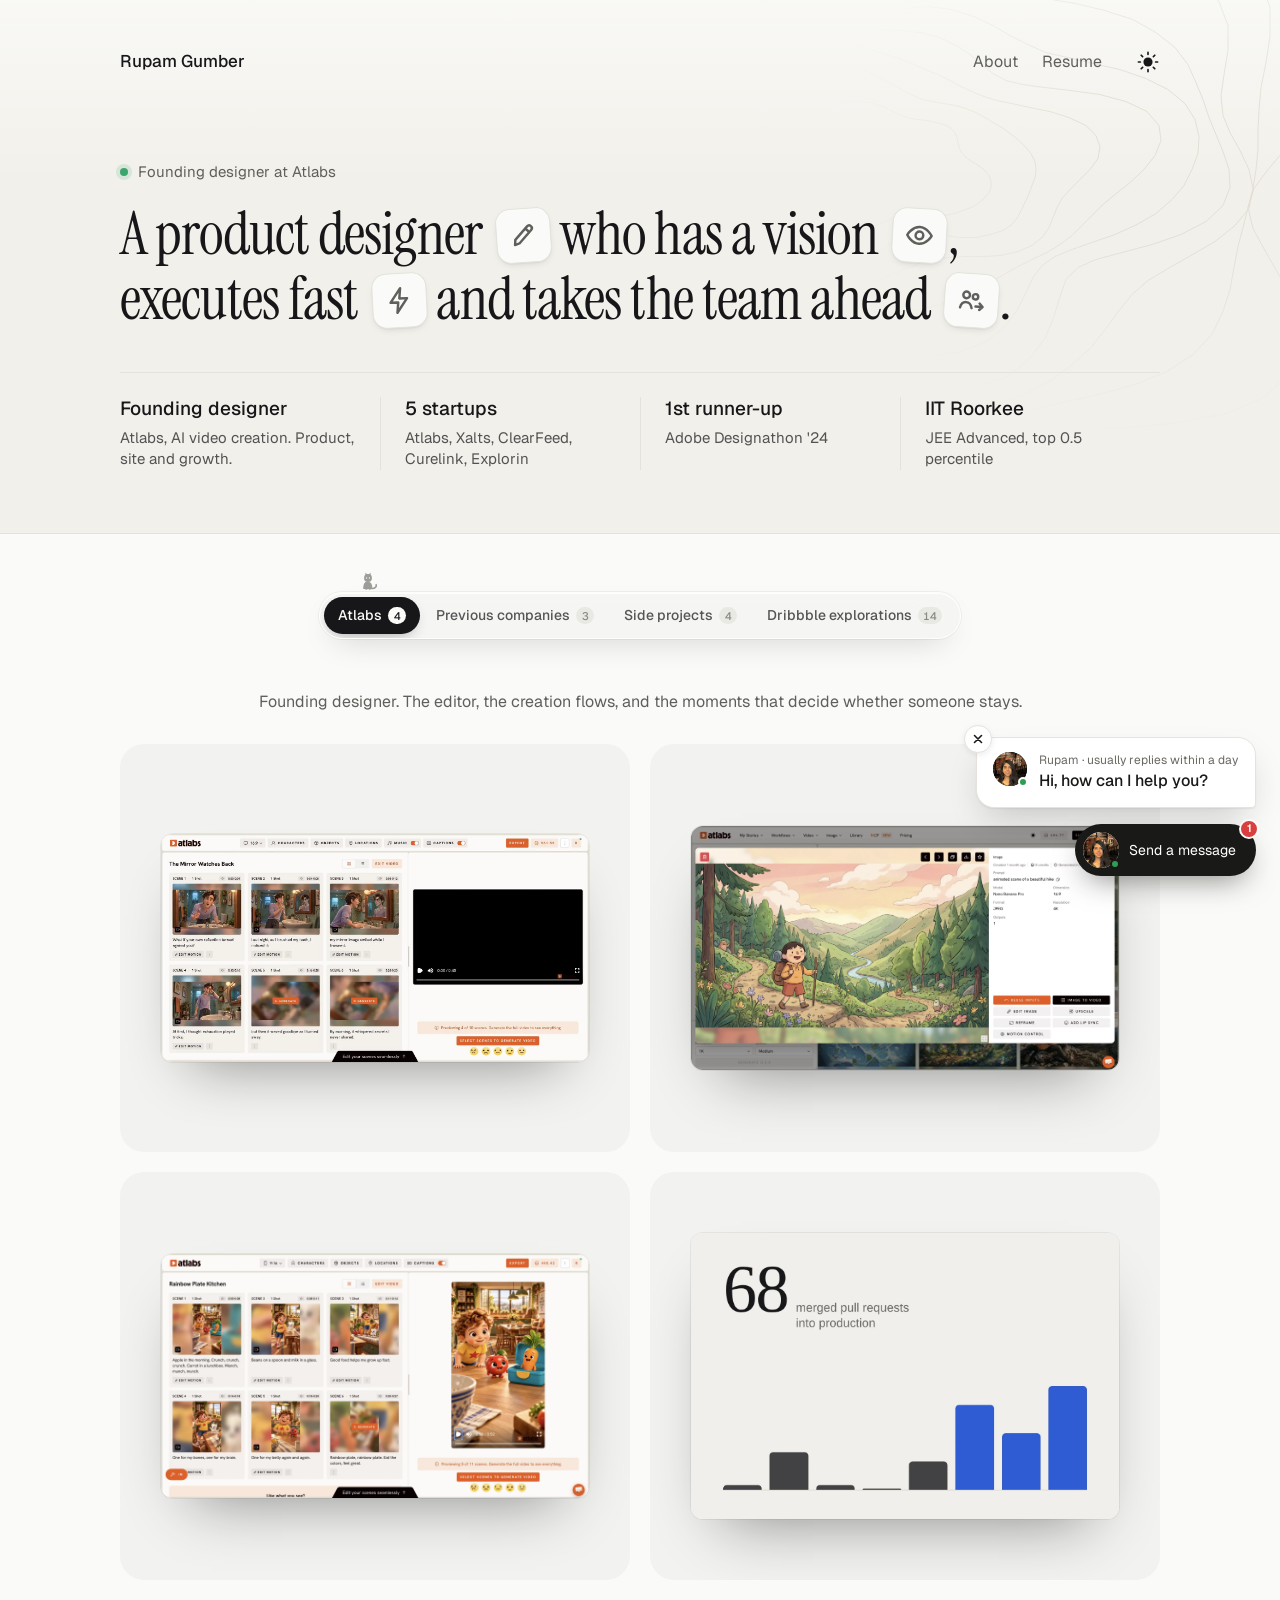
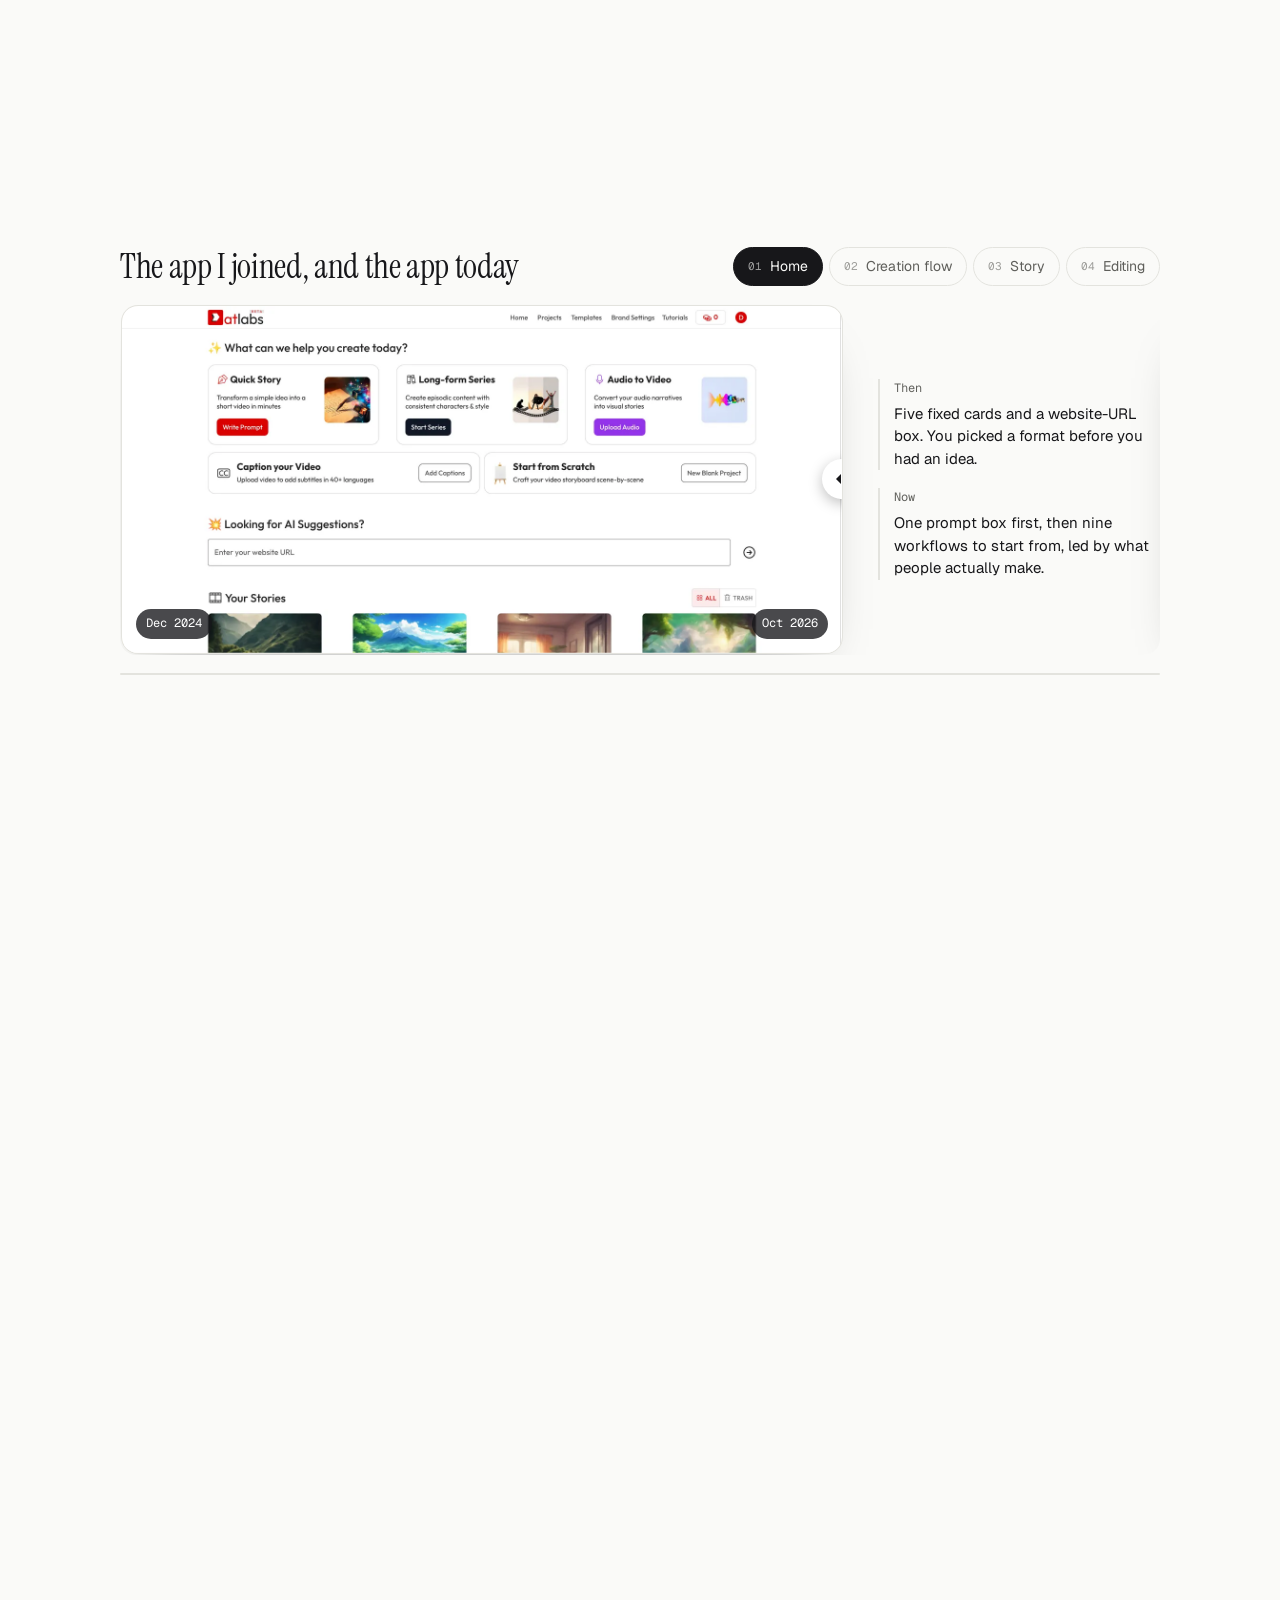
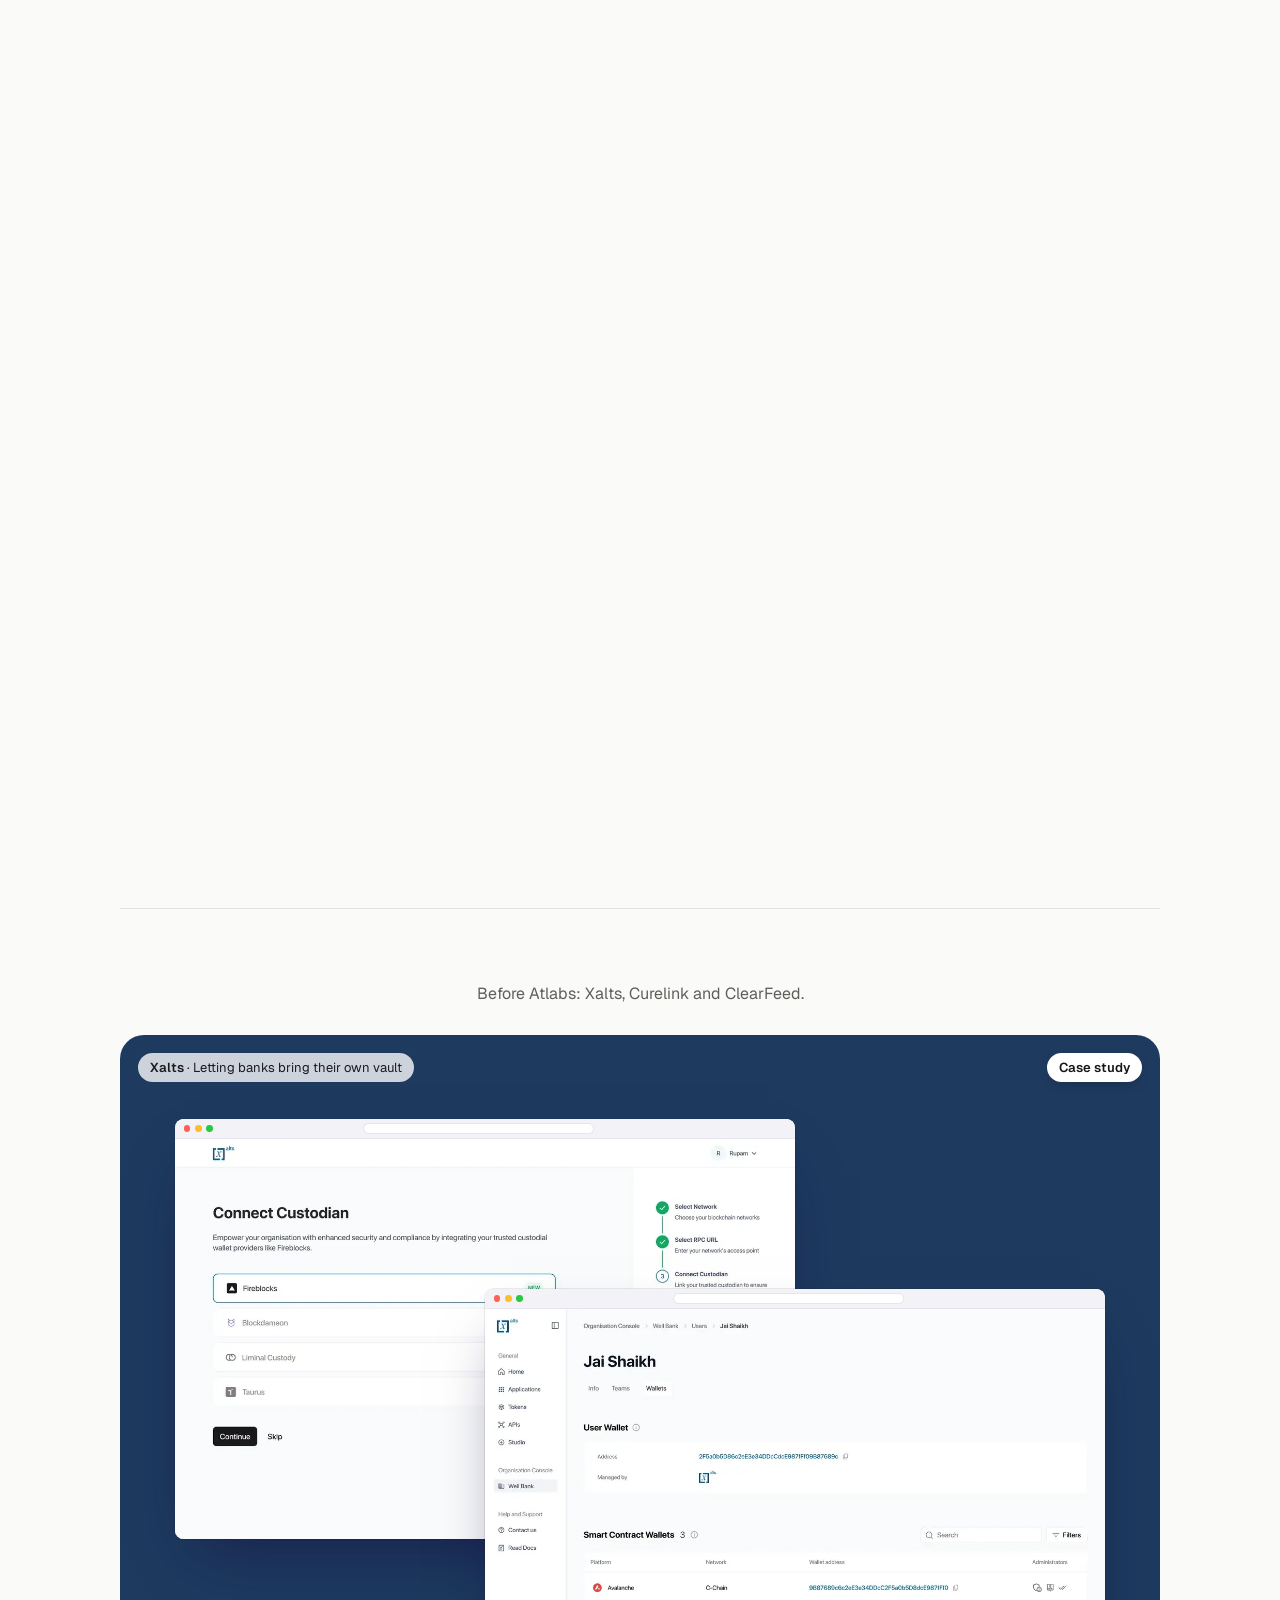
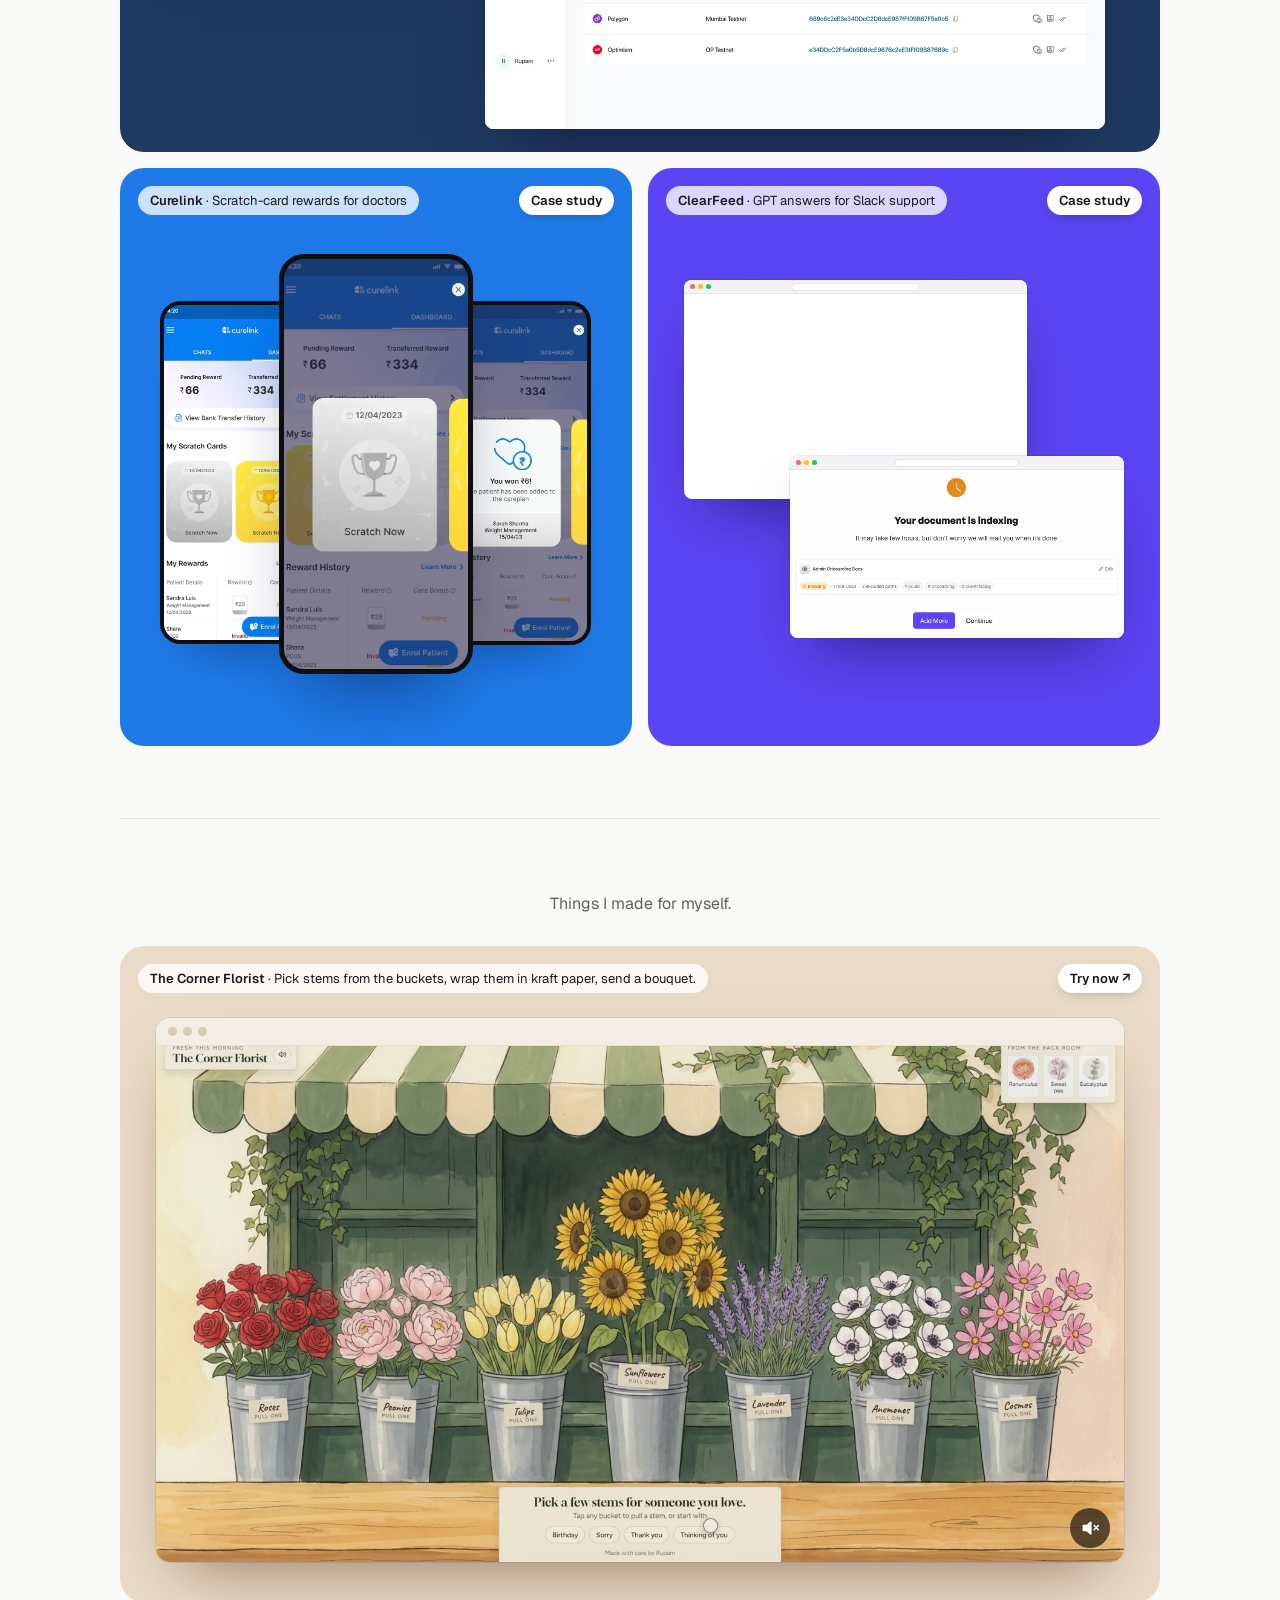
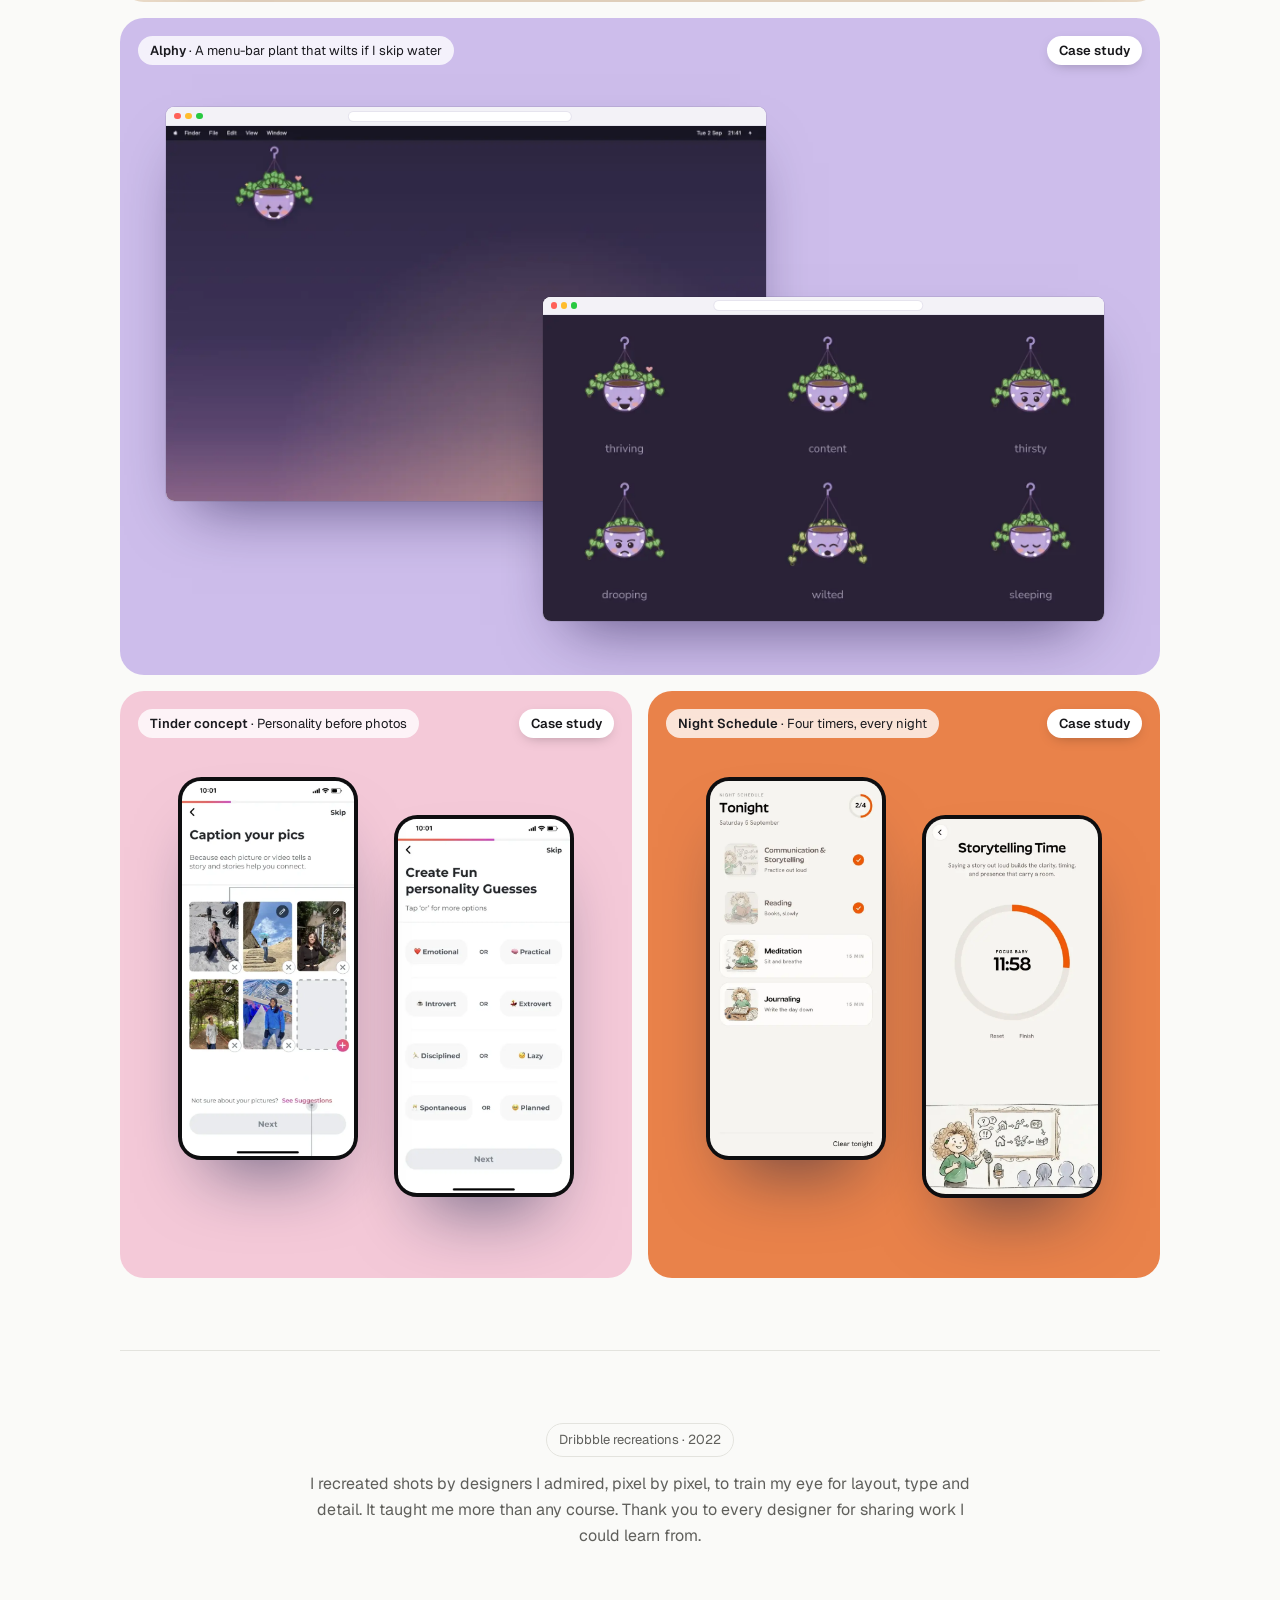
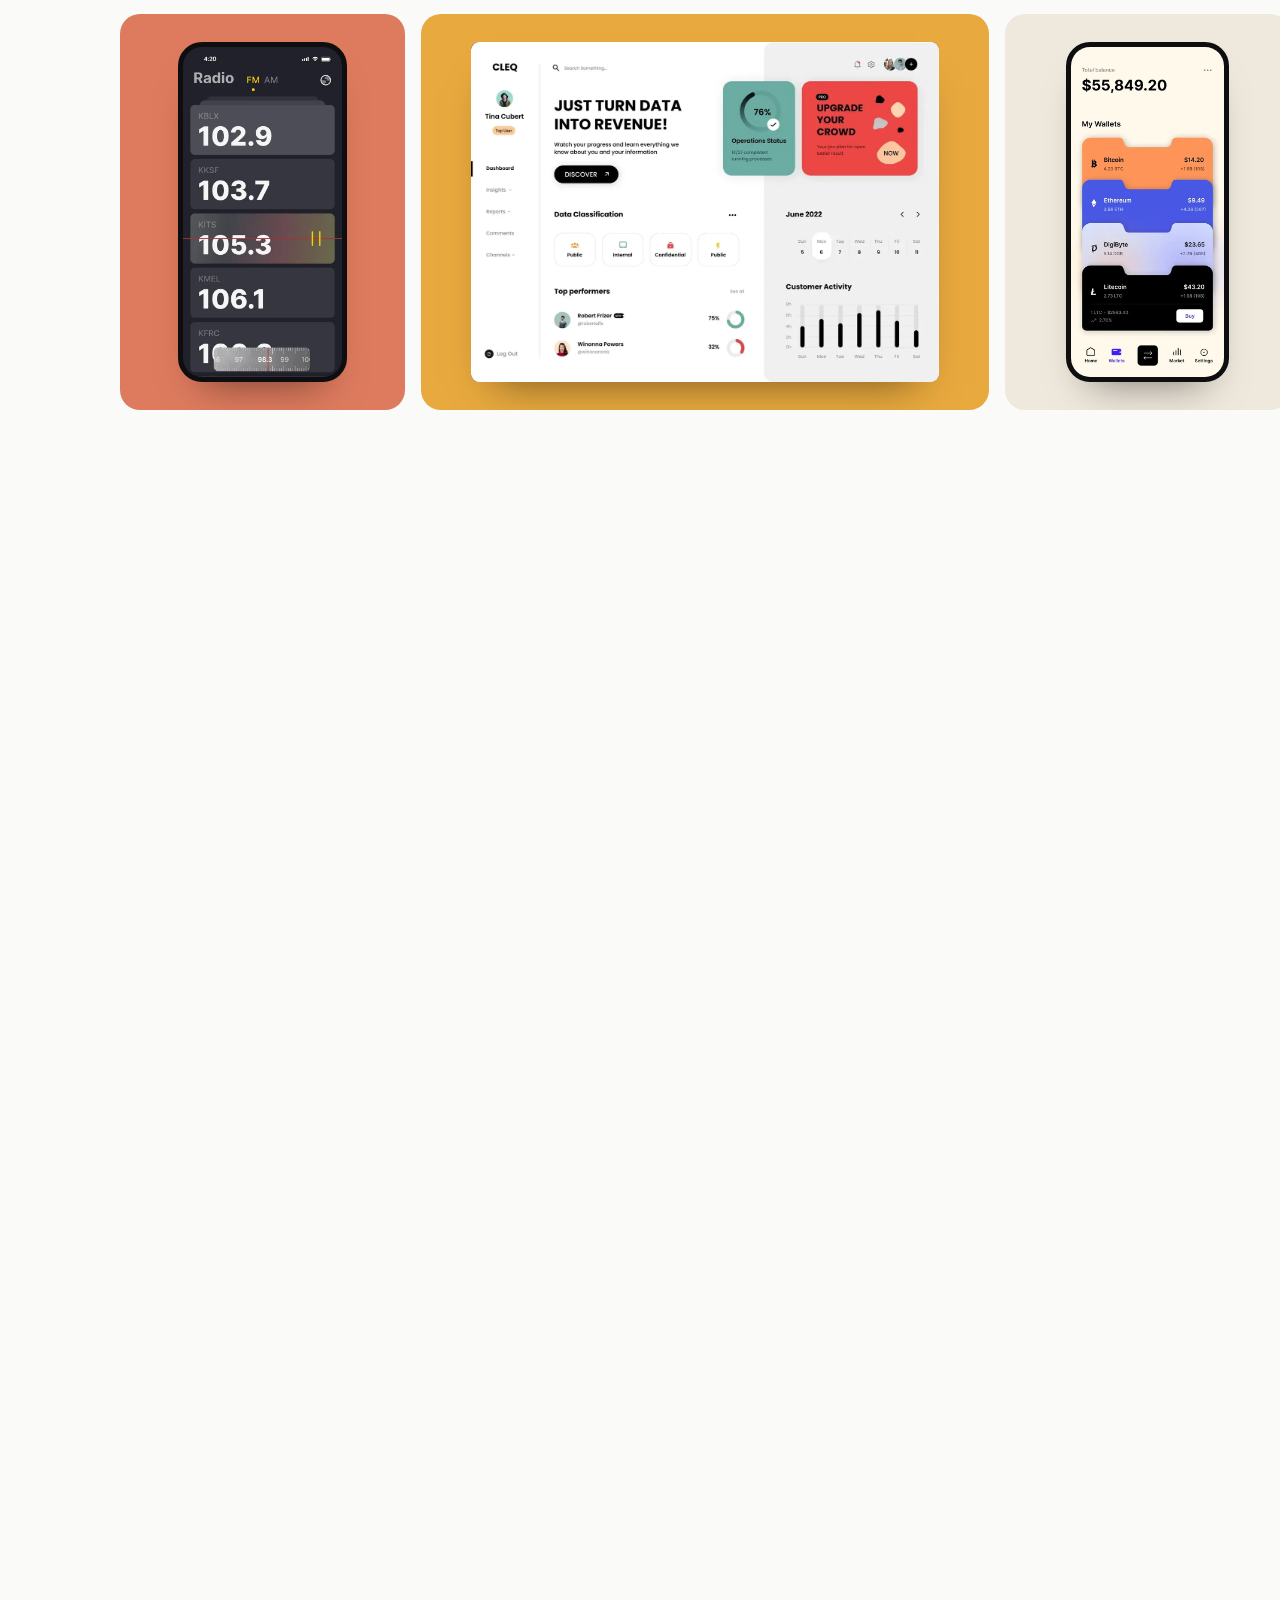
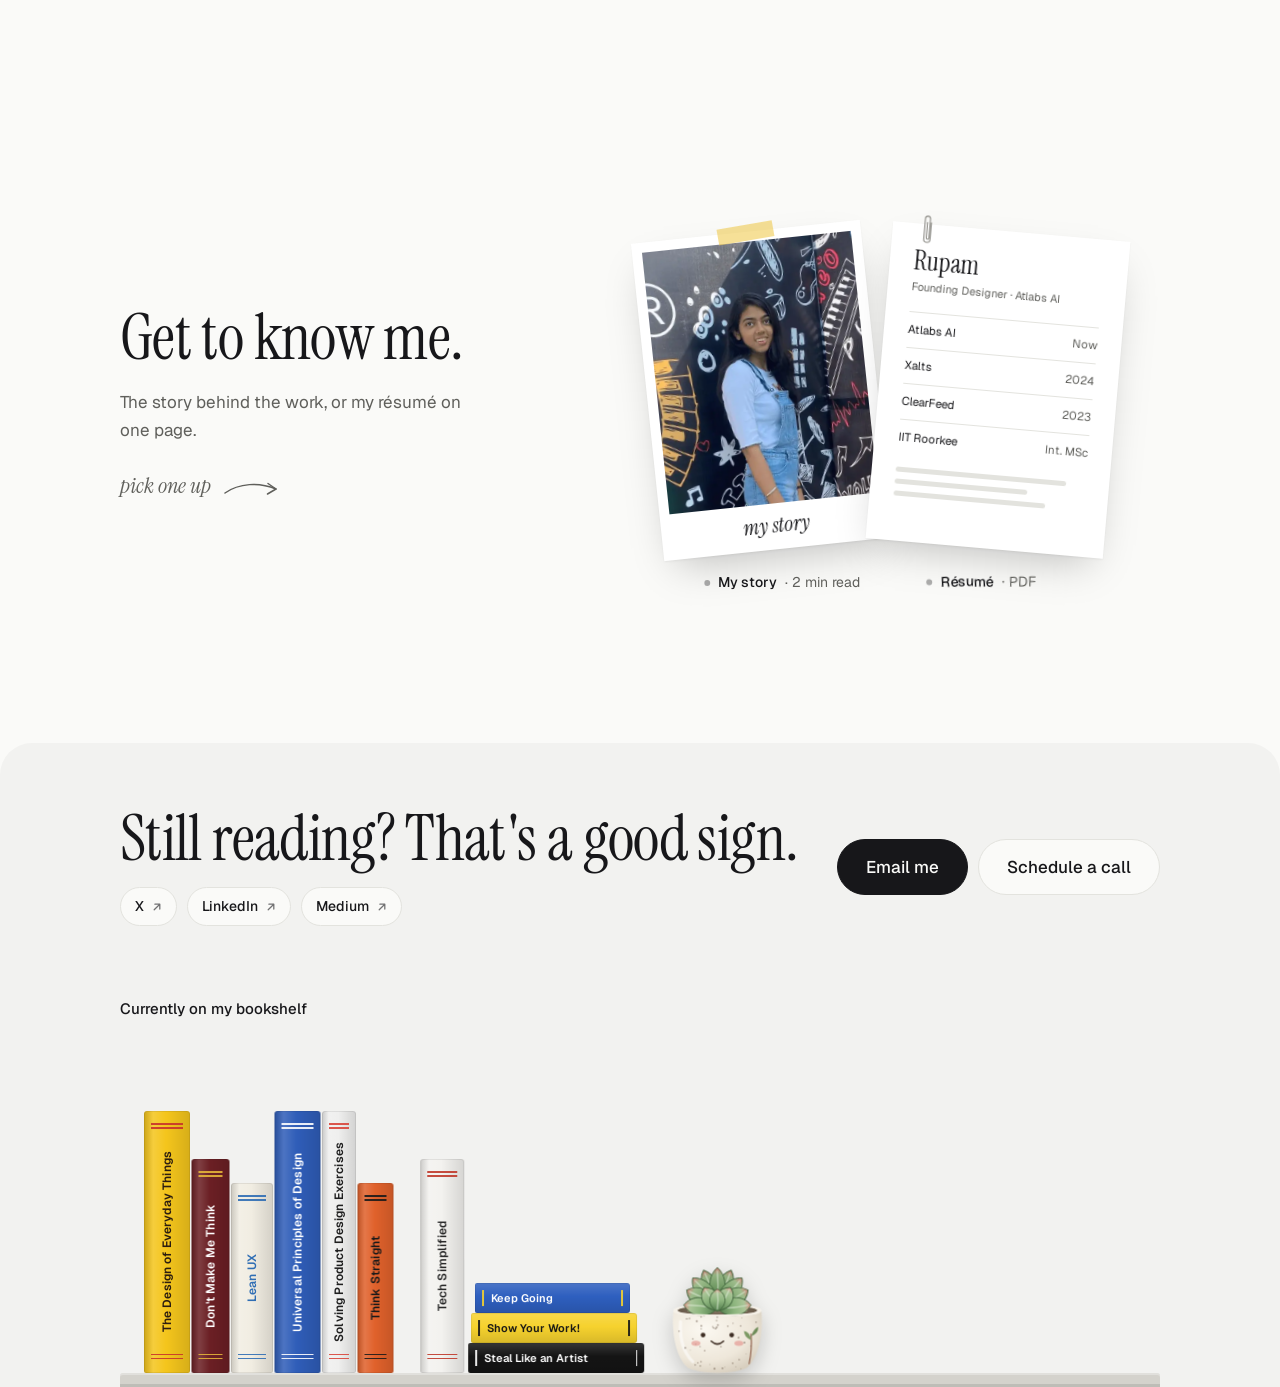
<file: work/xalts/index.html>
<!doctype html>
<html lang="en" data-theme="light">
<head>
<script>/* Diwali lights: set DIWALI_ON to true to switch them on (dark mode for everyone, lights on the home page). They switch off by themselves after the end date. */var DIWALI_ON=true;window.__diwali=DIWALI_ON&&Date.now()<Date.parse('2026-11-16T00:00:00+05:30');if(window.__diwali)document.documentElement.setAttribute('data-theme','dark');</script>
<meta charset="utf-8">
<meta name="viewport" content="width=device-width, initial-scale=1, viewport-fit=cover">
<link rel="apple-touch-icon" href="[data-uri]">
<link rel="preconnect" href="https://fonts.googleapis.com">
<link rel="preconnect" href="https://fonts.gstatic.com" crossorigin>
<link rel="stylesheet" href="https://fonts.googleapis.com/css2?family=Instrument+Serif:ital@0;1&family=Geist:wght@400;500;600&family=Caveat:wght@500;700&family=Geist+Mono:wght@400;500&display=swap">
<title>Xalts: Bring Your Own Custody — Rupam Gumber</title>
<meta name="description" content="Fintech case study: how banks connect their own Fireblocks custody to Xalts and see every wallet in one console.">
<meta name="author" content="Rupam Gumber">
<meta name="robots" content="index,follow,max-image-preview:large">
<link rel="canonical" href="https://rupam.work/work/xalts/">
<meta property="og:type" content="article">
<meta property="og:site_name" content="Rupam Gumber">
<meta property="og:title" content="Xalts: Bring Your Own Custody — Rupam Gumber">
<meta property="og:description" content="Fintech case study: how banks connect their own Fireblocks custody to Xalts and see every wallet in one console.">
<meta property="og:url" content="https://rupam.work/work/xalts/">
<meta property="og:image" content="https://rupam.work/og/xalts.jpg">
<meta property="og:image:width" content="1200"><meta property="og:image:height" content="630">
<meta property="og:image:alt" content="Xalts: letting banks bring their own vault">
<meta name="twitter:card" content="summary_large_image">
<meta name="twitter:site" content="@rupam_gumber"><meta name="twitter:creator" content="@rupam_gumber">
<meta name="twitter:title" content="Xalts: Bring Your Own Custody — Rupam Gumber">
<meta name="twitter:description" content="Fintech case study: how banks connect their own Fireblocks custody to Xalts and see every wallet in one console.">
<meta name="twitter:image" content="https://rupam.work/og/xalts.jpg">
<meta name="theme-color" content="#FAFAF8">
<link rel="icon" href="/favicon.ico" sizes="48x48">
<link rel="icon" href="/icon-32.png" type="image/png" sizes="32x32">
<link rel="apple-touch-icon" href="/apple-touch-icon.png">
<link rel="manifest" href="/site.webmanifest">
<link rel="stylesheet" href="/assets/app.css">
<script type="application/ld+json">[{"@context": "https://schema.org", "@type": "Article", "name": "Xalts: Bring Your Own Custody \u2014 Rupam Gumber", "url": "https://rupam.work/work/xalts/", "description": "Fintech case study: how banks connect their own Fireblocks custody to Xalts and see every wallet in one console.", "author": {"@type": "Person", "name": "Rupam Gumber", "gender": "Female", "jobTitle": "Product Designer", "url": "https://rupam.work/"}, "headline": "Xalts: letting banks bring their own vault", "image": "https://rupam.work/og/xalts.jpg", "datePublished": "2026-10-26", "dateModified": "2026-11-09", "about": {"@type": "Organization", "name": "Xalts"}, "primaryImageOfPage": {"@type": "ImageObject", "url": "https://rupam.work/og/xalts.jpg", "width": 1200, "height": 630}}, {"@context": "https://schema.org", "@type": "BreadcrumbList", "itemListElement": [{"@type": "ListItem", "position": 1, "name": "Home", "item": "https://rupam.work/"}, {"@type": "ListItem", "position": 2, "name": "Xalts: letting banks bring their own vault", "item": "https://rupam.work/work/xalts/"}]}]</script>
<script src="/assets/router.js"></script>
</head>
<body>


<div class="wrap">
  <header class="top">
    <a class="name" href="#/">Rupam Gumber</a>
    <nav aria-label="Main">
      <a href="#/about" data-r="about">About</a>
      <a href="#/resume" data-resume>Resume</a>
      <button class="theme-btn" type="button" id="theme-btn" aria-label="Switch to dark mode">
        <svg viewBox="0 0 24 24" aria-hidden="true">
          <mask id="bite-mask"><rect x="-6" y="-6" width="36" height="36" fill="#fff"/><circle class="bite" cx="25" cy="-1" r="6" fill="#000"/></mask>
          <circle class="core" cx="12" cy="12" r="5" fill="currentColor" mask="url(#bite-mask)"/>
          <g class="rays" stroke="currentColor" stroke-width="1.8" stroke-linecap="round"><path d="M12 1.5v2.2M12 20.3v2.2M1.5 12h2.2M20.3 12h2.2M4.6 4.6l1.5 1.5M17.9 17.9l1.5 1.5M4.6 19.4l1.5-1.5M17.9 6.1l1.5-1.5"/></g>
        </svg>
      </button>
    </nav>
  </header>
  <div id="app"><main>
<section class="ph text"><a class="back" href="#/work/previous/xalts">Back to home</a><h1>Letting banks bring their own vault</h1><p>Xalts was holding the keys to its clients' digital assets, and banks didn't love that. I designed how an institution connects its own Fireblocks custody instead, and how it sees every wallet once it does.</p></section>
<div class="facts"><div><span>Role</span>Product Design Intern</div><div><span>Team</span>1 PM, 2 designers, 1 researcher, developers</div><div><span>Timeline</span>3 weeks, May–Jul '24</div><div><span>Platform</span>Web</div></div>

<section class="sec"><h2 class="lab">A 30-second primer</h2><div class="text"><p>Xalts, backed by Accel and Citi Ventures, helps banks tokenise real assets like bonds, bank guarantees and treasury bills. Those assets live on blockchains like Polygon and Avalanche, inside wallets.</p><p>Whoever holds the keys to those wallets is the custodian. That one word is what this project is about.</p></div></section>
<div class="xa-what">
  <div><span class="cs-ic" aria-hidden="true"><svg viewBox="0 0 24 24"><circle cx="12" cy="12" r="8.5"></circle><path d="M9.5 9.5h4a1.8 1.8 0 0 1 0 3.6h-3a1.8 1.8 0 0 0 0 3.6h4M12 7.5v1.8M12 16.7v1.8"></path></svg></span><p class="k">What</p><p>Tokenising financial assets: bonds, bank guarantees, treasury bills, currencies.</p></div>
  <div><span class="cs-ic" aria-hidden="true"><svg viewBox="0 0 24 24"><rect x="3" y="4" width="7" height="6" rx="1.5"></rect><rect x="14" y="14" width="7" height="6" rx="1.5"></rect><path d="M6.5 10v3a2 2 0 0 0 2 2H14"></path></svg></span><p class="k">How</p><p>Automated workflows that move assets through each step.</p></div>
  <div><span class="cs-ic" aria-hidden="true"><svg viewBox="0 0 24 24"><path d="M13 2.5 5 13.5h6l-1 8 8-11h-6z"></path></svg></span><p class="k">Why</p><p>Many parties can collaborate, move faster, own and transfer assets digitally, and keep data where it must live.</p></div>
</div>
<section class="sec"><h2 class="lab">The problem</h2><div class="text"><p class="quote">Without an outside custodian, Xalts held every key. Banks weren't comfortable with that, and Xalts didn't want the risk either.</p><p>Being a custodian comes with heavy security and compliance duties. Institutions wanted a provider they already trusted, like Fireblocks, to carry them.</p></div></section>
<section class="sec"><h2 class="lab">What we heard</h2><div class="heard">
  <div>Most institutions wanted to bring their own custody provider.</div>
  <div>Many already had a Fireblocks workspace, or would happily pay for one.</div>
  <div>Some used other providers, like Blockdaemon and Taurus.</div>
  <div>Whatever the setup, every wallet had to be visible inside Xalts.</div>
</div></section>
<section class="sec"><h2 class="lab">Who I designed for</h2><div class="text"><p>Each organisation has one root user, its admin, and in practice that's someone from IT. I gathered user stories from our founders and PMs, who talked to these clients directly.</p></div></section>
<div class="xa-persona">
  <div class="who"><span class="av" aria-hidden="true">R</span><div><b>Rajesh, 30</b><span>IT team, financial institution · root user</span></div></div>
  <p>Eight years setting up and maintaining systems at financial institutions, where everything must pass security and compliance reviews. Technical and careful, but not necessarily fluent in crypto terms.</p>
</div>
<div class="xa-stories">
  <div class="st me"><p class="t">Story 1 · Root user <em>Mine</em></p><p>Give the platform a Fireblocks workspace, so it can create wallets and sign on my behalf.</p></div>
  <div class="st me"><p class="t">Story 2 · Root user <em>Mine</em></p><p>See every wallet set up at organisation and user level, and the wallets behind each network.</p></div>
  <div class="st"><p class="t">Story 3 · Root user <em class="o">Ashmita</em></p><p>For each on-chain transaction, see which wallets signed it and what kind of transaction it was.</p></div>
  <div class="st"><p class="t">Story 4 · Normal user <em class="o">Ashmita</em></p><p>See only the details of my own wallets.</p></div>
</div>
<section class="sec"><h2 class="lab">Getting the requirements right</h2><div class="text"><p>Custody is unforgiving, so I worked through the technical requirements with the Fireblocks team directly, and checked feasibility with our developers as I went.</p></div></section>
<figure class="cs-mock xa bare"><button class="zoom" type="button" data-zoom="xa_meet" aria-label="Enlarge Working session with the Fireblocks team"><img loading="lazy" decoding="async" src="/m/3dbb24bdf3fe.webp" width="1800" height="1155" alt=""></button><figcaption>A working session with the Fireblocks team</figcaption></figure>
<section class="sec"><h2 class="lab">Where it fits</h2><div class="text"><p>New users meet it inside onboarding, which was already long, so custody became its own small step, broken into four parts. Existing users get a nudge on the home screen that opens the same flow.</p></div></section>
<figure class="xa-onb" role="img" aria-label="Onboarding has four steps: select network, select RPC URL, set up custodian, connect root wallet. Setting up the custodian has four parts: select custodian, paste the API key, set a transaction authorisation policy, and see confirmation.">
  <ol class="main"><li><span>Step 1</span>Select network</li><li><span>Step 2</span>Select RPC URL</li><li class="on"><span>Step 3</span>Set up custodian</li><li><span>Step 4</span>Connect root wallet</li></ol>
  <div class="drop" aria-hidden="true"></div>
  <ol class="sub"><li><i>1</i>Select the custodian</li><li><i>2</i>Paste the API key from Fireblocks</li><li><i>3</i>Set a transaction authorisation policy</li><li><i>4</i>See it connected</li></ol>
  <figcaption>Custody as one step inside onboarding, in four small parts</figcaption>
</figure>
<section class="sec"><h2 class="lab">Mapping the wallets</h2><div class="text"><p>Before designing any screen, I mapped every wallet type and who controls it. It's the part that confuses everyone, including us at first.</p></div></section>
<div class="xa-wmap">
  <div class="w"><p class="h">Fireblocks</p><ul><li><b>Vault · Root wallet</b><span>Created by the bank, connected during onboarding, signed manually</span></li><li><b>Vault · Org wallet</b><span>Created by Xalts, signed through raw signing</span></li><li><b>API key</b><span>Revoked by deleting the API user</span></li></ul></div>
  <div class="w"><p class="h">Org smart contract wallet</p><ul><li><b>Admin</b><span>Root wallet</span></li><li><b>Owner</b><span>Org wallet on Fireblocks</span></li></ul></div>
  <div class="w"><p class="h">User EOA</p><ul><li><b>Created by Xalts</b><span>One per user, private keys kept in a secrets manager</span></li></ul></div>
  <div class="w"><p class="h">User smart contract wallet</p><ul><li><b>Admin</b><span>Root wallet, which can change the owner and co-signer; Xalts has no access</span></li><li><b>Owner</b><span>The user's EOA</span></li><li><b>Co-signer</b><span>Org wallet on Fireblocks, new in this project</span></li></ul></div>
</div>
<section class="sec"><h2 class="lab">Organising the console</h2><div class="text"><p>Then the information architecture: where networks, wallets and users live, so an admin can start from whatever they already know.</p></div></section>
<div class="xa-ia" role="img" aria-label="Organisation console information architecture with four branches: networks, wallet management, users, and blockchain integrations.">
  <p class="root">Organisation console</p>
  <div class="cols">
    <div><b>Networks</b><ul><li>Polygon Amoy</li><li>Avalanche C-chain<ul><li>Info</li><li>Wallets: org and user SCWs</li><li>Transactions</li></ul></li><li>Besu, private network</li></ul></div>
    <div><b>Wallet management</b><ul><li>Info: who controls the account</li><li>Primary wallets<ul><li>Root wallet, connected in onboarding</li><li>Org wallet, managed by Fireblocks</li></ul></li><li>Smart contract wallets<ul><li>Org SCW</li><li>User SCW</li></ul></li></ul></div>
    <div><b>Users</b><ul><li>Info</li><li>Teams</li><li>Wallets<ul><li>User EOA</li><li>SCWs per network, with admin, owner and co-signer</li></ul></li></ul></div>
    <div><b>Integrations</b><ul><li>Wallet integrations</li><li>RPC integrations</li></ul></div>
  </div>
</div>
<section class="sec"><h2 class="lab">Sketches first</h2><div class="text"><p>Rough sketches and low-fidelity wireframes went to the team early, so feedback landed before any pixels were polished.</p></div></section>
<figure class="cs-mock xa bare"><button class="zoom" type="button" data-zoom="xa_sketch" aria-label="Enlarge Early sketches and wireframes"><img loading="lazy" decoding="async" src="/m/280892a154bf.webp" width="1800" height="1462" alt=""></button><figcaption>Paper first, feedback early</figcaption></figure>
<section class="sec"><h2 class="lab">Part 1: connecting Fireblocks</h2><div class="text"><p>It had to feel like the rest of onboarding, so it reused the same patterns and a step tracker on the right. The first screen explains what bringing your own custodian means, then lets you pick one.</p></div></section>
<figure class="cs-mock xa"><div class="cs-win"><div class="bar" aria-hidden="true"><i></i><i></i><i></i><span>app.xalts.io</span></div><button class="zoom" type="button" data-zoom="xa_connect" aria-label="Enlarge Choose a custodian"><img loading="lazy" decoding="async" src="/m/06e6ecb5cdc6.webp" width="2000" height="1292" alt=""></button></div><figcaption>Choosing Fireblocks as the custodian</figcaption></figure>
<section class="cs-iters xa" aria-labelledby="xit-h">
  <div class="it-head"><div><p class="it-k">Iterations</p><h3 id="xit-h">Two decisions that took a second try</h3></div><div class="it-tabs" role="group" aria-label="Decision"><button type="button" class="it-tab" data-it="api" aria-pressed="true">Pasting the API key</button><button type="button" class="it-tab" data-it="tap" aria-pressed="false">Setting the transaction policy</button></div></div>
  <div class="it-panel" data-itp="api"><div class="it-side"><p class="it-v">A video walkthrough</p><div class="cs-win sm"><div class="bar" aria-hidden="true"><i></i><i></i><i></i></div><button class="zoom" type="button" data-zoom="xa_api1" aria-label="Enlarge A video walkthrough"><img loading="lazy" decoding="async" src="/m/c0f87d023885.webp" width="1400" height="908" alt=""></button></div><ul class="it-notes"><li class="g">The clearest experience</li><li class="b">Fireblocks changes its UI often, and we had nobody to re-record the video</li></ul></div><div class="it-side"><p class="it-v">Written steps <em>Shipped</em></p><div class="cs-win sm"><div class="bar" aria-hidden="true"><i></i><i></i><i></i></div><button class="zoom" type="button" data-zoom="xa_api2" aria-label="Enlarge Written steps"><img loading="lazy" decoding="async" src="/m/82d84a4d903c.webp" width="1400" height="908" alt=""></button></div><ul class="it-notes"><li class="g">Clear, actionable steps</li><li class="g">We can update the copy in minutes, whenever Fireblocks changes</li></ul></div></div><div class="it-panel" data-itp="tap" hidden=""><div class="it-side"><p class="it-v">A link to Fireblocks</p><div class="cs-win sm"><div class="bar" aria-hidden="true"><i></i><i></i><i></i></div><button class="zoom" type="button" data-zoom="xa_tap1" aria-label="Enlarge A link to Fireblocks"><img loading="lazy" decoding="async" src="/m/c3c3796d3d91.webp" width="1400" height="908" alt=""></button></div><ul class="it-notes"><li class="b">The link lands on a login screen, since every workspace URL is different</li><li class="b">We still can't tell whether the policy was actually set</li></ul></div><div class="it-side"><p class="it-v">A confirmation checkbox <em>Shipped</em></p><div class="cs-win sm"><div class="bar" aria-hidden="true"><i></i><i></i><i></i></div><button class="zoom" type="button" data-zoom="xa_tap2" aria-label="Enlarge A confirmation checkbox"><img loading="lazy" decoding="async" src="/m/ca790929eb1f.webp" width="1400" height="908" alt=""></button></div><ul class="it-notes"><li class="g">An explicit confirmation, which also covers us legally if questions come up later</li><li class="g">Doesn't break the flow</li></ul></div></div>
</section>
<section class="sec"><h2 class="lab">Confirm it worked</h2><div class="text"><p>When you've just handed over your keys, "did that work?" shouldn't be a guess. A clear success screen closes the loop and makes the whole system feel more reliable.</p></div></section>
<figure class="cs-mock xa"><div class="cs-win"><div class="bar" aria-hidden="true"><i></i><i></i><i></i><span>app.xalts.io</span></div><button class="zoom" type="button" data-zoom="xa_success" aria-label="Enlarge Fireblocks custodian connected"><img loading="lazy" decoding="async" src="/m/097248605421.webp" width="2000" height="1292" alt=""></button></div><figcaption>The success state</figcaption></figure>
<section class="sec"><h2 class="lab">Part 2: seeing every wallet</h2><div class="text"><p>The organisation console already existed. My job was to make custody and wallet ownership obvious: who is admin, who is owner, who co-signs.</p></div></section>
<figure class="cs-mock xa"><div class="cs-win"><div class="bar" aria-hidden="true"><i></i><i></i><i></i><span>app.xalts.io</span></div><button class="zoom" type="button" data-zoom="xa_console" aria-label="Enlarge Organisation console home"><img loading="lazy" decoding="async" src="/m/82a92622780e.webp" width="2000" height="1292" alt=""></button></div><figcaption>The console, with key numbers up front</figcaption></figure>
<div class="decs">
  <div><b>Key numbers up front</b><p>Admins see what matters the moment they land, instead of digging.</p></div>
  <div><b>Three wallet tabs</b><p>Primary, organisation and user wallets, each one click away.</p></div>
  <div><b>Jargon, explained in place</b><p>Info icons next to terms like smart contract wallet.</p></div>
  <div><b>Addresses you can scan</b><p>First and last 10 characters, full address on hover, the way Etherscan does it.</p></div>
  <div><b>Pagination for slow data</b><p>User wallets are slow to fetch, so paging keeps the table responsive.</p></div>
  <div><b>Nothing hidden</b><p>The API key shows as masked, with docs on policies and how to revoke access.</p></div>
</div>
<figure class="cs-mock xa"><div class="cs-win"><div class="bar" aria-hidden="true"><i></i><i></i><i></i><span>app.xalts.io</span></div><button class="zoom" type="button" data-zoom="xa_wallets" aria-label="Enlarge Primary wallets tab"><img loading="lazy" decoding="async" src="/m/a8ac9b8dcd64.webp" width="2000" height="1389" alt=""></button></div><figcaption>Primary wallets: root and org wallets, and who manages them</figcaption></figure>
<figure class="cs-mock xa"><div class="cs-win"><div class="bar" aria-hidden="true"><i></i><i></i><i></i><span>app.xalts.io</span></div><button class="zoom" type="button" data-zoom="xa_uscw" aria-label="Enlarge User smart contract wallets"><img loading="lazy" decoding="async" src="/m/7f4507a5aaa1.webp" width="2000" height="1216" alt=""></button></div><figcaption>User smart contract wallets, paged</figcaption></figure>
<section class="sec"><h2 class="lab">Wallets everywhere</h2><div class="text"><p>People don't all start from the same place, so wallets appear wherever you'd look for them: on each network, and on each user.</p></div></section>
<figure class="cs-mock xa"><div class="cs-win"><div class="bar" aria-hidden="true"><i></i><i></i><i></i><span>app.xalts.io</span></div><button class="zoom" type="button" data-zoom="xa_networks" aria-label="Enlarge Networks list"><img loading="lazy" decoding="async" src="/m/ac649bef5efa.webp" width="2000" height="1674" alt=""></button></div><figcaption>Networks, with chain ID and environment</figcaption></figure>
<figure class="cs-mock xa"><div class="cs-win"><div class="bar" aria-hidden="true"><i></i><i></i><i></i><span>app.xalts.io</span></div><button class="zoom" type="button" data-zoom="xa_netw" aria-label="Enlarge Wallets on a network"><img loading="lazy" decoding="async" src="/m/79c7a5d2f998.webp" width="2000" height="1497" alt=""></button></div><figcaption>A new Wallets tab on each network</figcaption></figure>
<figure class="cs-mock xa"><div class="cs-win"><div class="bar" aria-hidden="true"><i></i><i></i><i></i><span>app.xalts.io</span></div><button class="zoom" type="button" data-zoom="xa_users" aria-label="Enlarge Users list"><img loading="lazy" decoding="async" src="/m/9cd7bce3c94c.webp" width="2000" height="1656" alt=""></button></div><figcaption>Users, with their teams and status</figcaption></figure>
<figure class="cs-mock xa"><div class="cs-win"><div class="bar" aria-hidden="true"><i></i><i></i><i></i><span>app.xalts.io</span></div><button class="zoom" type="button" data-zoom="xa_userw" aria-label="Enlarge Wallets on a user"><img loading="lazy" decoding="async" src="/m/dfbbd0a8480f.webp" width="2000" height="1230" alt=""></button></div><figcaption>Each user’s EOA and smart contract wallets in one place</figcaption></figure>
<section class="sec"><h2 class="lab">What changed</h2><div><div class="stats"><div><b>+20%</b><span>Growth in institutional clients</span></div><div><b>3 weeks</b><span>From user stories to handoff</span></div></div><p class="text">Institutions could keep custody with a provider they trusted, which made them far more comfortable putting real assets on the platform, and Xalts stopped carrying a risk it never wanted.</p></div></section>
<div class="xa-what">
  <div><span class="cs-ic" aria-hidden="true"><svg viewBox="0 0 24 24"><path d="M12 3l7 3v5c0 4.5-3 8.2-7 10-4-1.8-7-5.5-7-10V6z"></path><path d="M9 12l2 2 4-4"></path></svg></span><p class="k">Security and compliance</p><p>Keys held by a custodian banks already trust.</p></div>
  <div><span class="cs-ic" aria-hidden="true"><svg viewBox="0 0 24 24"><path d="M4 20h16"></path><path d="M6 16l4-5 3 3 5-7"></path><path d="M15 7h3v3"></path></svg></span><p class="k">Better adoption</p><p>More institutions willing to bring real assets on-chain.</p></div>
  <div><span class="cs-ic" aria-hidden="true"><svg viewBox="0 0 24 24"><rect x="4.5" y="10.5" width="15" height="10" rx="2.5"></rect><path d="M8 10.5V8a4 4 0 0 1 8 0v2.5"></path></svg></span><p class="k">Less risk for Xalts</p><p>No more acting as everyone's custodian.</p></div>
</div>
<section class="sec"><h2 class="lab">What I'd do next</h2><div class="text"><p><b style="font-weight:500">Teach inside the console.</b> Tooltips, a short guided tour and a little education for first-time admins, beyond the info icons.</p><p><b style="font-weight:500">Test with real bank admins.</b> We designed from stories told by founders and PMs. Watching a few Rajeshes do this live would have caught edge cases we guessed at.</p><p><b style="font-weight:500">Design for the next custodian now.</b> Blockdaemon and Taurus were already in the research. A flow built for any provider would save a redesign.</p></div></section>
<section class="sec"><h2 class="lab">What I took away</h2><div class="text"><p>A project this technical looked daunting at first. Breaking it into small, clear steps made it manageable, and so did asking for help early and giving it back.</p></div></section>
<section class="sec"><h2 class="lab">Thanks to</h2><p class="text">Sunil Nakka (Product Manager), Ashmita Roy (Product Designer) and Jeet Parekh (Tech Lead), who made a very technical three weeks feel manageable.</p></section>
<nav class="case-nav" aria-label="More case studies">
    <div class="cn-head"><p>You've reached the end of <b>Xalts</b></p><div class="cn-dots"><a href="#/video-teaser" class="cn-dot" style="--cc:#C2410C" aria-label="Video teaser"></a><a href="#/create-image" class="cn-dot" style="--cc:#C2410C" aria-label="Create Image"></a><a href="#/editing-experience" class="cn-dot" style="--cc:#23734A" aria-label="Editing experience"></a><a href="#/designing-in-production" class="cn-dot" style="--cc:#2F5BD3" aria-label="Designing in production"></a><a href="#/xalts" class="cn-dot on" style="--cc:#1E3A5F" aria-label="Xalts" aria-current="page"></a><a href="#/clearfeed" class="cn-dot" style="--cc:#5B44F2" aria-label="ClearFeed"></a><a href="#/curelink" class="cn-dot" style="--cc:#1F7AE8" aria-label="Curelink"></a><a href="#/alphy" class="cn-dot" style="--cc:#6B4FA8" aria-label="Alphy"></a><a href="#/night-schedule" class="cn-dot" style="--cc:#E8590C" aria-label="Night Schedule"></a><a href="https://www.behance.net/gallery/204867193/Deeper-Connections-via-Tinder-a-design-case-study" target="_blank" rel="noopener" class="cn-dot" style="--cc:#E0457B" aria-label="Tinder concept"></a><span>5 of 10</span></div></div>
    <div class="cn-grid solo"><a class="cn-card next" href="#/clearfeed" style="--cc:#5B44F2">
      <span class="cn-txt"><span class="cn-k">Up next →</span><b>ClearFeed</b><span class="cn-l">Answering the same Slack question only once</span><span class="cn-m">SaaS · B2B</span></span>
      <span class="cn-img" aria-hidden="true"><img class="" loading="lazy" decoding="async" src="/m/4dde64a846e8.webp" alt=""></span></a></div>
    <div class="cn-foot"><a class="cn-home" href="#/"><svg viewBox="0 0 20 20" aria-hidden="true"><path d="M16 10H4M9 5l-5 5 5 5"></path></svg>Back to home</a><a class="cn-all" href="#/work/previous">See all work</a></div>
  </nav><section class="desk-sec" aria-labelledby="desk-h">
 <div class="dk-copy"><h2 id="desk-h">Get to know me.</h2>
  <p>The story behind the work, or my résumé on one page.</p>
  <div class="dk-hint" aria-hidden="true"><span>pick one up</span>
   <svg width="58" height="22" viewBox="0 0 58 22" fill="none" stroke="currentColor" stroke-width="1.5" stroke-linecap="round" stroke-linejoin="round"><path d="M2 15C16 5 36 4 53 11"></path><path d="M45 5.5l8 5.5-8.5 5"></path></svg></div>
 </div>
 <div class="dk-desk" id="desk">
  <a class="dk-obj dk-pol dk-pre" href="#/about" draggable="false" data-k="story" aria-label="Read my story, 2 minute read">
   <div class="dk-inner"><span class="dk-seen" aria-hidden="true">✓</span><div class="dk-body"><span class="dk-tape"></span>
    <div class="dk-flip">
     <div class="dk-face"><div class="dk-ph"><img alt="Rupam" draggable="false" src="/m/ac0e9aef0b19.webp"></div><em>my story</em></div>
     <div class="dk-face dk-back"><p>How an engineer from IIT Roorkee ended up designing AI video tools.</p><span>Read it →</span></div>
    </div></div></div>
   <span class="dk-lbl">My story <i>· 2 min read</i></span></a>
  <a class="dk-obj dk-sheet dk-pre" href="#/resume" data-resume="" draggable="false" data-k="resume" aria-label="Open résumé, one page PDF">
   <div class="dk-inner"><span class="dk-seen" aria-hidden="true">✓</span><div class="dk-body">
    <svg class="dk-clip" width="22" height="52" viewBox="0 0 22 52" fill="none" stroke="#9C9B96" stroke-width="2" stroke-linecap="round"><path d="M16 14v26a5 5 0 0 1-10 0V8a4 4 0 0 1 8 0v30a2 2 0 0 1-4 0V14"></path></svg>
    <h4>Rupam</h4><div class="dk-r">Founding Designer · Atlabs AI</div>
    <div class="dk-row"><span>Atlabs AI</span><span>Now</span></div><div class="dk-row"><span>Xalts</span><span>2024</span></div>
    <div class="dk-row"><span>ClearFeed</span><span>2023</span></div><div class="dk-row"><span>IIT Roorkee</span><span>Int. MSc</span></div>
    <div class="dk-bars"><div style="width:90%"></div><div style="width:70%"></div><div style="width:80%"></div></div>
    <span class="dk-stamp">1 PAGE</span>
    <div class="dk-dl"><b>Open résumé ↗</b></div></div></div>
   <span class="dk-lbl">Résumé <i>· PDF</i></span></a>
 </div>
</section></main></div>
  <dialog class="lb" id="lb"><img alt=""><form method="dialog"><button>Close</button></form></dialog>
  <dialog class="rvd" id="rvd" aria-labelledby="rvd-t">
    <div class="rvd-bar"><p id="rvd-t">Resume</p><div class="rvd-acts"><button type="button" class="sf-btn primary" id="rvd-dl"><svg viewBox="0 0 20 20" aria-hidden="true"><path d="M10 3v10M5.5 8.5 10 13l4.5-4.5M4 16.5h12"/></svg><span>Download PDF</span></button><button type="button" class="rvd-x" id="rvd-x" aria-label="Close resume"><svg viewBox="0 0 20 20" aria-hidden="true"><path d="M5 5l10 10M15 5 5 15"/></svg></button></div></div>
    <div class="rvd-body"><img id="rvd-img" alt="Rupam Gumber's resume, Oct 2026: Founding Designer at Atlabs AI; earlier at Xalts and ClearFeed; IIT Roorkee; Adobe Designathon 2024 first runner-up and Best CSS Site of the Day." width="1600" height="2262"></div>
    <p class="rvd-note" id="rvd-note" aria-live="polite"></p>
  </dialog>
  <div class="rprog" id="rprog" aria-hidden="true"></div>
  <button type="button" class="rchip" id="rchip" hidden aria-label="Reading progress. Jump to the end"><span class="ring" aria-hidden="true"></span><span class="t"><b></b><span class="sec-name"></span></span><span class="left"></span></button>
<!-- rupam.work chat widget (v2) — from claude/chat-widget.html, replaces the old "Contact me" button + menu -->
<style>
  #rw-chat, #rw-chat * { box-sizing: border-box; }
  #rw-chat {
    --ink: #191917; --muted: #6B6862; --soft: #4A4743; --line: #E6E3DD; --line-2: #DAD6CF;
    --bubble: #F1EFEA; --panel: #FFFFFF; --online: #2F9E55; --badge: #D93F3F; --error: #B42318;
    position: fixed; right: 24px; bottom: 24px; z-index: 2147483000;
    font-family: var(--sans, 'Geist'), system-ui, -apple-system, sans-serif; font-size: 14px; line-height: 1.45; color: var(--ink);
  }
  #rw-chat button, #rw-chat input, #rw-chat textarea { font: inherit; color: inherit; }
  @keyframes rwPop { from { opacity: 0; transform: translateY(8px) scale(.96); } to { opacity: 1; transform: none; } }
  @keyframes rwDot { 0%,80%,100% { opacity: .25; transform: translateY(0); } 40% { opacity: 1; transform: translateY(-2px); } }
  .rw-pop { animation: rwPop .32s cubic-bezier(.2,.8,.2,1) both; transform-origin: bottom right; }
  @media (prefers-reduced-motion: reduce) { .rw-pop, .rw-dot { animation: none !important; } }
  .rw-hidden { display: none !important; }

  .rw-avatar { position: relative; flex: none; border-radius: 50%; display: flex; align-items: center; justify-content: center; font-weight: 600; background: var(--ink); color: #fff; }
  .rw-avatar::after { content: ""; position: absolute; right: -1px; bottom: -1px; width: 10px; height: 10px; border-radius: 50%; background: var(--online); border: 2px solid #fff; }

  /* launcher */
  .rw-launch { position: relative; display: flex; align-items: center; gap: 10px; height: 52px; padding: 0 20px 0 8px; margin-left: auto;
    background: var(--ink); color: #fff; border: 0; border-radius: 26px; cursor: pointer; font-size: 15px; font-weight: 500;
    box-shadow: 0 12px 30px -10px rgba(25,25,23,.55); }
  .rw-launch:hover, .rw-close-fab:hover, .rw-primary:hover { background: #2E2E2B; }
  .rw-launch .rw-avatar { width: 36px; height: 36px; font-size: 14px; background: #fff; color: var(--ink); }
  .rw-launch .rw-avatar::after { border-color: var(--ink); }
  .rw-badge { position: absolute; top: -5px; right: -3px; min-width: 20px; height: 20px; padding: 0 5px; border-radius: 10px; background: var(--badge);
    color: #fff; font-size: 11px; font-weight: 600; display: flex; align-items: center; justify-content: center; border: 2px solid var(--paper, #F5F3EF); }
  .rw-close-fab { width: 52px; height: 52px; margin-left: auto; border-radius: 26px; border: 0; background: var(--ink); color: #fff; display: flex;
    align-items: center; justify-content: center; cursor: pointer; box-shadow: 0 12px 30px -10px rgba(25,25,23,.55); }

  /* greeting peek */
  .rw-peek { position: absolute; right: 0; bottom: 68px; width: 280px; }
  .rw-peek-card { display: flex; gap: 12px; align-items: flex-start; width: 100%; text-align: left; padding: 14px 16px; background: #fff;
    border: 1px solid var(--line); border-radius: 18px 18px 4px 18px; cursor: pointer;
    box-shadow: 0 1px 2px rgba(25,25,23,.06), 0 16px 36px -10px rgba(25,25,23,.22); }
  .rw-peek-card .rw-avatar { width: 34px; height: 34px; font-size: 14px; }
  .rw-peek-meta { font-size: 12px; color: var(--muted); display: block; }
  .rw-peek-text { font-size: 16px; font-weight: 500; display: block; }
  .rw-peek-x { position: absolute; top: -12px; left: -12px; width: 28px; height: 28px; border-radius: 50%; background: #fff; border: 1px solid var(--line);
    display: flex; align-items: center; justify-content: center; cursor: pointer; padding: 0; color: var(--muted); box-shadow: 0 2px 6px rgba(25,25,23,.08); }

  /* panel */
  .rw-panel { position: absolute; right: 0; bottom: 68px; width: 372px; height: 560px; max-height: calc(100vh - 120px); display: flex; flex-direction: column;
    background: var(--panel); border: 1px solid var(--line); border-radius: 22px; overflow: hidden;
    box-shadow: 0 1px 2px rgba(25,25,23,.06), 0 24px 60px -16px rgba(25,25,23,.28); }
  .rw-head { display: flex; align-items: center; gap: 12px; padding: 16px 12px 16px 18px; border-bottom: 1px solid #EFECE6; }
  .rw-head .rw-avatar { width: 40px; height: 40px; font-size: 16px; }
  .rw-head-text { display: flex; flex-direction: column; flex: 1; min-width: 0; }
  .rw-name { font-size: 15px; font-weight: 600; }
  .rw-sub { font-size: 12px; color: var(--muted); }
  .rw-icon-btn { flex: none; width: 36px; height: 36px; border-radius: 10px; border: 0; background: transparent; color: var(--muted);
    display: flex; align-items: center; justify-content: center; cursor: pointer; padding: 0; }
  .rw-icon-btn:hover, .rw-ghost:hover, .rw-chip:hover { background: var(--bubble); }

  .rw-thread { flex: 1; overflow-y: auto; padding: 16px 16px 12px; display: flex; flex-direction: column; gap: 8px; }
  .rw-day { align-self: center; font-size: 12px; color: var(--muted); padding-bottom: 4px; }
  .rw-msg { max-width: 82%; padding: 10px 14px; white-space: pre-wrap; word-wrap: break-word; }
  .rw-them { align-self: flex-start; background: var(--bubble); border-radius: 18px 18px 18px 4px; }
  .rw-me { align-self: flex-end; background: var(--ink); color: #fff; border-radius: 18px 18px 4px 18px; }
  .rw-typing { align-self: flex-start; display: flex; gap: 4px; padding: 14px 16px; background: var(--bubble); border-radius: 18px 18px 18px 4px; }
  .rw-dot { width: 6px; height: 6px; border-radius: 3px; background: var(--muted); animation: rwDot 1s infinite; }
  .rw-dot:nth-child(2) { animation-delay: .15s; } .rw-dot:nth-child(3) { animation-delay: .3s; }

  .rw-chips { display: flex; flex-wrap: wrap; justify-content: flex-end; gap: 6px; padding-top: 6px; }
  .rw-chip { height: 34px; padding: 0 14px; border: 1px solid var(--line-2); border-radius: 17px; background: #fff; font-size: 13px; cursor: pointer; }

  .rw-email { display: flex; flex-direction: column; gap: 8px; margin-top: 4px; padding: 12px; border: 1px solid var(--line); border-radius: 14px; background: #FBFAF8; }
  .rw-email label { font-size: 12px; color: var(--muted); }
  .rw-email-row { display: flex; gap: 8px; }
  .rw-email input { flex: 1; min-width: 0; height: 40px; padding: 0 12px; border: 1px solid var(--line-2); border-radius: 10px; font-size: 14px; background: #fff; }
  .rw-primary { flex: none; height: 40px; padding: 0 16px; background: var(--ink); color: #fff; border: 0; border-radius: 10px; font-size: 14px; font-weight: 500; cursor: pointer; }
  .rw-error { font-size: 12px; color: var(--error); }

  .rw-foot { border-top: 1px solid #EFECE6; }
  .rw-composer { position: relative; display: flex; align-items: flex-end; gap: 8px; margin: 12px 12px 6px; padding: 6px 6px 6px 14px;
    border: 1px solid var(--line-2); border-radius: 14px; background: #fff; }
  .rw-composer textarea { flex: 1; resize: none; border: 0; outline: none; font-size: 14px; line-height: 1.45; background: transparent; padding: 7px 0; min-height: 44px; max-height: 120px; }
  .rw-send { flex: none; width: 38px; height: 38px; border-radius: 11px; border: 0; background: #C9C5BE; color: #fff; display: flex; align-items: center; justify-content: center; cursor: pointer; padding: 0; }
  .rw-send.is-ready { background: var(--ink); }
  .rw-actions { display: flex; align-items: center; gap: 2px; padding: 4px 8px 10px; }
  .rw-ghost { display: flex; align-items: center; gap: 6px; height: 36px; padding: 0 10px; border: 0; border-radius: 9px; background: transparent;
    color: var(--soft); font-size: 13px; cursor: pointer; text-decoration: none; }
  .rw-sr { position: absolute; width: 1px; height: 1px; overflow: hidden; clip: rect(0 0 0 0); white-space: nowrap; }

  @media (max-width: 480px) {
    #rw-chat { right: 16px; bottom: 16px; left: 16px; }
    .rw-panel { width: 100%; height: calc(100vh - 100px); }
    .rw-peek { width: min(280px, 100%); }
  }

  /* portfolio fit: keep the launcher visible on the dark theme, and let clicks pass through the empty part of the full-width mobile container */
  #rw-chat .rw-launch, #rw-chat .rw-close-fab, #rw-chat .rw-send, #rw-chat .rw-primary, #rw-chat .rw-me { color: #fff; }
  :root[data-theme="dark"] #rw-chat .rw-launch, :root[data-theme="dark"] #rw-chat .rw-close-fab { background: #FAFAF8; color: #191917; }
  :root[data-theme="dark"] #rw-chat .rw-launch:hover, :root[data-theme="dark"] #rw-chat .rw-close-fab:hover { background: #ECECE8; }
  :root[data-theme="dark"] .rw-launch .rw-avatar { background: #191917; color: #fff; }
  :root[data-theme="dark"] .rw-launch .rw-avatar::after { border-color: #FAFAF8; }
  #rw-chat { pointer-events: none; }
  #rw-chat > * { pointer-events: auto; }
</style>

<div id="rw-chat">
  <div class="rw-peek rw-pop rw-hidden" data-rw="peek">
    <button type="button" class="rw-peek-card" data-rw="open">
      <span class="rw-avatar" aria-hidden="true"><img src="[data-uri]" alt=""></span>
      <span>
        <span class="rw-peek-meta">Rupam · usually replies within a day</span>
        <span class="rw-peek-text">Hi, how can I help you?</span>
      </span>
    </button>
    <button type="button" class="rw-peek-x" data-rw="dismiss" aria-label="Dismiss greeting">
      <svg width="10" height="10" viewBox="0 0 10 10" fill="none" stroke="currentColor" stroke-width="1.6" stroke-linecap="round" aria-hidden="true"><path d="M1.5 1.5l7 7M8.5 1.5l-7 7"/></svg>
    </button>
  </div>

  <section class="rw-panel rw-pop rw-hidden" data-rw="panel" aria-label="Send Rupam a message">
    <header class="rw-head">
      <span class="rw-avatar" aria-hidden="true"><img src="[data-uri]" alt=""></span>
      <div class="rw-head-text">
        <span class="rw-name">Rupam Gumber</span>
        <span class="rw-sub">Founding designer at Atlabs · replies within a day</span>
      </div>
      <button type="button" class="rw-icon-btn" data-rw="close" aria-label="Close messages">
        <svg width="14" height="14" viewBox="0 0 14 14" fill="none" stroke="currentColor" stroke-width="1.6" stroke-linecap="round" aria-hidden="true"><path d="M2 2l10 10M12 2L2 12"/></svg>
      </button>
    </header>
    <div class="rw-thread" data-rw="thread" aria-live="polite"></div>
    <div class="rw-foot">
      <form class="rw-composer" data-rw="composer">
        <label for="rw-msg" class="rw-sr">Message</label>
        <textarea id="rw-msg" rows="2" placeholder="Write a message…" data-rw="input"></textarea>
        <button type="submit" class="rw-send" data-rw="send" aria-label="Send message" disabled>
          <svg width="16" height="16" viewBox="0 0 16 16" fill="none" stroke="currentColor" stroke-width="1.8" stroke-linecap="round" stroke-linejoin="round" aria-hidden="true"><path d="M8 13V3M3.5 7.5L8 3l4.5 4.5"/></svg>
        </button>
      </form>
      <div class="rw-actions">
        <button type="button" class="rw-ghost" data-rw="copy">
          <svg width="14" height="14" viewBox="0 0 14 14" fill="none" stroke="currentColor" stroke-width="1.4" stroke-linejoin="round" aria-hidden="true"><rect x="4.5" y="4.5" width="8" height="8" rx="1.8"/><path d="M9.5 4.5V3.3c0-1-.8-1.8-1.8-1.8H3.3c-1 0-1.8.8-1.8 1.8v4.4c0 1 .8 1.8 1.8 1.8h1.2"/></svg>
          <span data-rw="copy-label">Copy email</span>
        </button>
        <a class="rw-ghost" data-rw="calendly" href="#" target="_blank" rel="noopener">
          <svg width="14" height="14" viewBox="0 0 14 14" fill="none" stroke="currentColor" stroke-width="1.4" stroke-linecap="round" aria-hidden="true"><rect x="1.5" y="2.5" width="11" height="10" rx="2"/><path d="M1.5 6h11M4.5 1v3M9.5 1v3"/></svg>
          <span>Book a 30-min call</span>
        </a>
      </div>
    </div>
  </section>

  <button type="button" class="rw-launch" data-rw="launch">
    <span class="rw-avatar" aria-hidden="true"><img src="[data-uri]" alt=""></span>
    <span>Send a message</span>
    <span class="rw-badge" data-rw="badge" aria-label="1 new message">1</span>
  </button>
  <button type="button" class="rw-close-fab rw-hidden" data-rw="fab-close" aria-label="Close messages">
    <svg width="18" height="18" viewBox="0 0 18 18" fill="none" stroke="currentColor" stroke-width="1.8" stroke-linecap="round" stroke-linejoin="round" aria-hidden="true"><path d="M4.5 7l4.5 4.5L13.5 7"/></svg>
  </button>
</div>

<footer class="site-foot" aria-label="Footer">
    <a class="sf-fill fe" href="mailto:rupamuxdesign@gmail.com" tabindex="-1" aria-hidden="true"><b>Email me <svg viewBox="0 0 24 24"><path d="M7 17 17 7M8 7h9v9"/></svg></b><small>rupamuxdesign@gmail.com</small></a>
    <a class="sf-fill fs" href="https://calendly.com/rupam_g-ma/30min" tabindex="-1" aria-hidden="true"><b>Schedule a call <svg viewBox="0 0 24 24"><path d="M7 17 17 7M8 7h9v9"/></svg></b><small>30 minutes, on Calendly</small></a>
    <div class="sf-cta">
      <div class="sf-lead"><p class="sf-big">Still reading? That's a good sign.</p>
        <nav class="sf-social" aria-label="Social"><a href="https://x.com/rupam_gumber" target="_blank" rel="noopener">X<svg viewBox="0 0 20 20" aria-hidden="true"><path d="M6 14 14 6M7 6h7v7"/></svg></a><a href="https://www.linkedin.com/in/rupam-gumber-120252204/" target="_blank" rel="noopener">LinkedIn<svg viewBox="0 0 20 20" aria-hidden="true"><path d="M6 14 14 6M7 6h7v7"/></svg></a><a href="https://medium.com/@rupamgumber38" target="_blank" rel="noopener">Medium<svg viewBox="0 0 20 20" aria-hidden="true"><path d="M6 14 14 6M7 6h7v7"/></svg></a></nav></div>
      <div class="sf-btns">
        <a class="sf-btn primary" href="mailto:rupamuxdesign@gmail.com">Email me</a>
        <a class="sf-btn alt" href="https://calendly.com/rupam_g-ma/30min">Schedule a call</a>
      </div>
    </div>
    <section class="bookshelf bsp-wrap" aria-labelledby="bs-title">
      <div class="bsp-head"><p class="bs-title" id="bs-title">Currently on my bookshelf</p><button type="button" class="bsp-tidy" id="bsp-tidy" hidden>Tidy up</button></div>
      <div class="bsp" id="bsp" role="group" aria-label="Bookshelf. Drag and throw the books."></div>
    </section>
  </footer>
</div>

<!-- ===== Diwali lights (home page only, dark mode) ===== -->
<style>
#dl-cv{position:fixed;inset:0;width:100vw;height:100vh;pointer-events:none;z-index:40;opacity:0;transition:opacity .6s ease}
html.dl-on #dl-cv{opacity:1}
</style>
<canvas id="dl-cv" aria-hidden="true"></canvas>

<!-- ===== "product designer" written in lights ===== -->
<style>
.dl-word{position:relative}
html.dl-on .dl-word{color:#ffe2a8!important;-webkit-text-fill-color:#ffe2a8;
  text-shadow:0 0 calc(.05em + .1em*var(--dlg,1)) rgba(255,200,110,calc(.55*var(--dlg,1))),0 0 calc(.2em*var(--dlg,1)) rgba(255,170,70,calc(.45*var(--dlg,1))),0 0 .6em rgba(255,150,50,calc(.25*var(--dlg,1)))}
html.dl-on .intro h1.lead .hw:has(.dl-word){--mk:rgba(255,196,80,.24)!important}
html.dl-on .intro h1.lead .hw:hover .i-pen svg{stroke:#FFC24D}
#dl-word-cv{position:absolute;left:0;top:0;pointer-events:none;z-index:1}
html.dl-on .intro h1.lead .i-pen{cursor:pointer}
html.dl-on .intro h1.lead.dl-drawing .i-pen svg{animation:dlScribble .3s ease-in-out infinite alternate;stroke:#FFC24D}
@keyframes dlScribble{from{transform:rotate(-14deg) translateX(-1px)}to{transform:rotate(6deg) translateX(1px)}}
</style>

<script src="/assets/js0.js"></script>
<script src="/assets/js1.js"></script>
<script src="/assets/js2.js"></script>
<script src="/assets/js3.js"></script>
<script src="/assets/js4.js"></script>
<script src="/assets/js5.js"></script>
<script src="/assets/js6.js"></script>
<script src="/assets/js7.js"></script>
<script src="/assets/js8.js"></script>
<script src="/assets/js9.js"></script>
<script src="/assets/js10.js"></script>
<script src="/assets/js11.js"></script>
<script src="/assets/js12.js"></script>
<script src="/assets/js13.js"></script>
</body>
</html>
</file>
<file: assets/app.css>
:root{
  --paper:#FAFAF8; --ink:#17171A; --mute:#5F5F5B; --line:#E3E3DE; --soft:#F0F0EC; --accent:#2F5BD3;
  --serif:'Instrument Serif', Georgia, 'Times New Roman', serif;
  --sans:'Geist', system-ui, -apple-system, 'Segoe UI', sans-serif;
  --hand:'Caveat', 'Comic Sans MS', cursive;
  box-sizing:border-box;
  padding-top:env(safe-area-inset-top,0px); padding-bottom:env(safe-area-inset-bottom,0px);
}
@media (prefers-color-scheme: dark){
  :root:not([data-theme="light"]){ --paper:#141416; --ink:#EDEDEA; --mute:#A3A39E; --line:#2C2C2F; --soft:#1D1D20; --accent:#7EA0FF; }
}
:root[data-theme="dark"]{ --paper:#141416; --ink:#EDEDEA; --mute:#A3A39E; --line:#2C2C2F; --soft:#1D1D20; --accent:#7EA0FF; }
html{scroll-padding-top:env(safe-area-inset-top,0px)}
*,*::before,*::after{box-sizing:border-box}
body{margin:0;background:var(--paper);color:var(--ink);font-family:var(--sans);font-size:17px;line-height:1.65;-webkit-font-smoothing:antialiased}
a{color:inherit}
a:focus-visible,button:focus-visible{outline:2px solid var(--accent);outline-offset:3px;border-radius:6px}
img,svg{max-width:100%}
.wrap{max-width:1088px;margin:0 auto;padding:0 24px}
.text{max-width:640px}

/* header */
.top{display:flex;justify-content:space-between;align-items:baseline;gap:24px;padding:40px 0 0;flex-wrap:wrap}
.top .name{font-weight:500;text-decoration:none}
.top nav{display:flex;gap:24px;flex-wrap:wrap;font-size:16px}
.top nav a{text-decoration:none;color:var(--mute)}
.top nav a[aria-current="page"],.top nav a:hover{color:var(--ink)}

main{display:flex;flex-direction:column;gap:112px;padding:72px 0 64px}
main > .intro + .work{margin-top:-40px}
.intro h1.lead{font-family:var(--serif);font-size:clamp(32px,4.4vw,46px);line-height:1.16;letter-spacing:-0.01em;margin:0 0 24px}
.intro p.sub{margin:0;color:var(--mute)}
.now{display:inline-flex;align-items:center;gap:10px;font-size:15px;color:var(--mute);margin-bottom:28px}
.now i{width:8px;height:8px;border-radius:50%;background:#3BA56B;box-shadow:0 0 0 4px rgba(59,165,107,.15)}

.shead{display:flex;justify-content:space-between;align-items:baseline;gap:16px;padding-bottom:12px;border-bottom:1px solid var(--line);margin-bottom:32px;font-size:15px;color:var(--mute)}
.shead a{color:var(--accent);text-decoration:none}
.shead a:hover{text-decoration:underline}

/* project cards */
.grid2{display:grid;grid-template-columns:repeat(2,minmax(0,1fr));gap:56px 40px}
.card{display:flex;flex-direction:column;gap:14px;text-decoration:none}
.card .meta{display:flex;justify-content:space-between;gap:12px;align-items:baseline}
.card .t{font-weight:500;font-size:19px}
.card .tag{font-size:14px;color:var(--mute)}
.card .d{color:var(--mute);margin-top:-8px;font-size:16px}
.card:hover .t{text-decoration:underline;text-underline-offset:4px}

.mock{position:relative;aspect-ratio:16/10;border-radius:16px;overflow:hidden;isolation:isolate;color:#1A1A1F;font-family:var(--sans)}
.card .mock{transition:transform .35s cubic-bezier(.2,.8,.2,1)}
.card:hover .mock{transform:translateY(-4px)}

/* AI Edit mock */
.m-ai{background:#ECE8FB;display:grid;grid-template-columns:1.35fr 1fr;gap:4%;padding:6%}
.ai-scene{position:relative;border-radius:10px;overflow:hidden;box-shadow:0 1px 0 rgba(0,0,0,.04),0 8px 24px -12px rgba(40,30,90,.35)}
.ai-scene .sky,.ai-scene .gold{position:absolute;inset:0}
.ai-scene .sky{background:linear-gradient(#8DB8EE,#DDEBFB)}
.ai-scene .gold{background:linear-gradient(#F4A259,#FBD9A5);opacity:0;transition:opacity 1.2s ease}
.ai-scene .sun{position:absolute;width:18%;aspect-ratio:1;border-radius:50%;left:60%;top:22%;background:#FFF6D8;transition:top 1.2s ease,background 1.2s ease}
.ai-scene svg{position:absolute;left:0;right:0;bottom:0;width:100%;height:60%}
.ai-scene .h1{fill:#7FA77F;transition:fill 1.2s ease}.ai-scene .h2{fill:#557F5E;transition:fill 1.2s ease}
.m-ai.golden .gold{opacity:1}.m-ai.golden .sun{top:44%;background:#FFE3A8}
.m-ai.golden .h1{fill:#B78452}.m-ai.golden .h2{fill:#7E5638}
.ai-scene .badge{position:absolute;left:8px;top:8px;font-size:10px;background:rgba(255,255,255,.8);padding:2px 7px;border-radius:99px}
.ai-chat{background:#fff;border-radius:10px;padding:10px;display:flex;flex-direction:column;gap:8px;font-size:11px;box-shadow:0 8px 24px -14px rgba(40,30,90,.35)}
.ai-head{font-weight:600;font-size:11px;display:flex;align-items:center;gap:6px}
.ai-head::before{content:"";width:8px;height:8px;border-radius:3px;background:#7B61FF}
.ai-msg{align-self:flex-end;background:#7B61FF;color:#fff;padding:6px 9px;border-radius:10px 10px 3px 10px;min-height:26px;max-width:95%}
.ai-msg .caret{display:inline-block;width:1px;height:11px;background:#fff;margin-left:1px;vertical-align:-1px;animation:blink 1s steps(1) infinite}
.ai-reply{background:#F2F0FA;padding:6px 9px;border-radius:10px 10px 10px 3px;opacity:0;transform:translateY(4px);transition:.4s}
.m-ai.golden .ai-reply{opacity:1;transform:none}
.ai-chips{margin-top:auto;display:flex;flex-wrap:wrap;gap:4px}
.ai-chips span{border:1px solid #E1DDF2;border-radius:99px;padding:2px 7px;font-size:10px;color:#5A5670}
@keyframes blink{50%{opacity:0}}

/* Casting mock */
.m-cast{background:#FBE9DC;padding:6%;display:flex;gap:4%}
.cast-canvas{flex:1;display:grid;grid-template-columns:repeat(2,1fr);gap:6px;align-content:start;opacity:.55}
.cast-canvas b{aspect-ratio:16/10;border-radius:6px;background:#EBCDB6}
.cast-canvas b:nth-child(2n){background:#E4C1A5}
.cast-sheet{width:52%;background:#fff;border-radius:12px;padding:10px;display:flex;flex-direction:column;gap:8px;font-size:11px;box-shadow:-10px 10px 30px -18px rgba(120,60,20,.45);transform:translateX(12%);transition:transform .45s cubic-bezier(.2,.8,.2,1)}
.card:hover .cast-sheet{transform:none}
.cast-tabs{display:flex;gap:4px;background:#F6EFEA;border-radius:8px;padding:3px}
.cast-tabs span{flex:1;text-align:center;padding:3px 0;border-radius:6px;color:#7A6456}
.cast-tabs span:first-child{background:#fff;color:#1A1A1F;font-weight:600}
.avatars{display:grid;grid-template-columns:repeat(3,1fr);gap:6px}
.avatars i{aspect-ratio:1;border-radius:10px;background:linear-gradient(160deg,var(--a),var(--b));position:relative;transition:box-shadow .3s}
.avatars i::after{content:"";position:absolute;left:32%;top:24%;width:36%;aspect-ratio:1;border-radius:50%;background:rgba(255,255,255,.55);box-shadow:0 18px 0 6px rgba(255,255,255,.35)}
.card:hover .avatars i:nth-child(2){box-shadow:0 0 0 2px #fff,0 0 0 4px #E0703A}
.sheet-btn{margin-top:auto;background:#1A1A1F;color:#fff;text-align:center;border-radius:8px;padding:5px 0;font-weight:500}

/* Save flow mock */
.m-save{background:#E2F1E8;display:flex;align-items:center;justify-content:center;padding:5%}
.save-modal{width:78%;background:#fff;border-radius:14px;padding:5%;font-size:11.5px;display:flex;flex-direction:column;gap:9px;box-shadow:0 18px 40px -22px rgba(20,80,50,.5)}
.save-q{font-weight:600;font-size:13px}
.save-opts{display:flex;flex-direction:column;gap:5px}
.save-opts span{display:flex;align-items:center;gap:8px;border:1px solid #E4ECE7;border-radius:8px;padding:5px 8px;transition:.3s}
.save-opts span::before{content:"";width:9px;height:9px;border-radius:50%;border:1.5px solid #9BB5A5;transition:.3s}
.save-opts span.on{border-color:#2F8F5B;background:#F2FAF5}
.save-opts span.on::before{border-color:#2F8F5B;background:#2F8F5B;box-shadow:inset 0 0 0 2px #fff}
.save-offer{background:#1F4D36;color:#fff;border-radius:9px;padding:8px 10px;display:flex;justify-content:space-between;align-items:center;gap:8px}
.save-offer b{font-weight:500}
.save-offer em{font-style:normal;background:#fff;color:#1F4D36;border-radius:6px;padding:2px 8px;white-space:nowrap}

/* Music mock */
.m-music{background:#E1ECF9;padding:6%;display:grid;grid-template-columns:repeat(3,1fr);gap:4%;align-items:center}
.concept{background:#fff;border-radius:12px;padding:7%;display:flex;flex-direction:column;gap:7px;font-size:11px;box-shadow:0 12px 30px -20px rgba(20,50,110,.5);transition:transform .4s cubic-bezier(.2,.8,.2,1)}
.concept:nth-child(2){transform:translateY(-8%)}
.card:hover .concept:nth-child(2){transform:translateY(-12%) scale(1.03)}
.concept .cover{aspect-ratio:1;border-radius:8px;background:var(--g)}
.concept b{font-weight:600}
.concept small{color:#6A7285;font-size:10px}
.eq{display:flex;align-items:flex-end;gap:2px;height:14px}
.eq i{flex:1;background:#9DB3D6;border-radius:1px;height:30%;animation:eq 1s ease-in-out infinite alternate;animation-play-state:paused}
.eq i:nth-child(2){animation-delay:-.3s}.eq i:nth-child(3){animation-delay:-.6s}.eq i:nth-child(4){animation-delay:-.2s}.eq i:nth-child(5){animation-delay:-.8s}
.card:hover .eq i{animation-play-state:running}
@keyframes eq{to{height:100%}}

/* simple tiles */
.m-tile{padding:7%;display:flex;flex-direction:column;justify-content:space-between;background:var(--tint)}
.m-tile .big{font-family:var(--serif);font-size:clamp(26px,2.6vw,34px);line-height:1.05;color:#1A1A1F;max-width:80%}
.m-tile svg{align-self:flex-end;width:34%;height:auto}

/* lists */
.rows a,.rows div.row{display:flex;justify-content:space-between;gap:24px;padding:18px 0;border-bottom:1px solid var(--line);text-decoration:none;align-items:center}
.rows a:hover .rn{text-decoration:underline;text-underline-offset:4px}
.rows .rn{font-weight:500}
.rows .rd{color:var(--mute)}
.rows .rr{color:var(--mute);white-space:nowrap;font-size:15px}
.rows .lhs{display:flex;align-items:center;gap:16px}
.plant{width:34px;height:34px;flex:none}
.plant .leaf{transform-origin:17px 20px;transition:transform .8s cubic-bezier(.3,1.4,.5,1),fill .8s}
.rows a:hover .plant .l1{transform:rotate(38deg);fill:#B9A660}
.rows a:hover .plant .l2{transform:rotate(-38deg);fill:#B9A660}

/* phones */
.phones{display:grid;grid-template-columns:repeat(4,minmax(0,1fr));gap:24px}
.phone{aspect-ratio:9/18.5;border-radius:30px;background:#fff;border:1px solid var(--line);padding:9px;box-shadow:0 20px 40px -30px rgba(0,0,0,.4)}
.screen{height:100%;border-radius:22px;overflow:hidden;position:relative;font-family:var(--sans);color:#1A1A1F;font-size:11px;display:flex;flex-direction:column}
.cap{font-size:14px;color:var(--mute);margin-top:10px}
.s-radio{background:#1D1B2E;color:#fff;align-items:center;justify-content:center;gap:14px}
.s-radio .freq{font-size:40px;font-weight:600;letter-spacing:-.02em}
.s-radio .dial{width:80%;height:34px;background:repeating-linear-gradient(90deg,rgba(255,255,255,.45) 0 1px,transparent 1px 8px);border-bottom:1px solid rgba(255,255,255,.3);position:relative}
.s-radio .dial::after{content:"";position:absolute;left:52%;top:-6px;bottom:-6px;width:2px;background:#FF7A59;border-radius:2px}
.s-radio .st{color:#B8B4D6}
.s-radio .play{width:48px;height:48px;border-radius:50%;background:#FF7A59;display:grid;place-items:center}
.s-wallet{background:#F4F6FB;padding:16px 12px;gap:10px}
.s-wallet .bal{background:linear-gradient(140deg,#2B3A8C,#5263D8);color:#fff;border-radius:14px;padding:14px}
.s-wallet .bal b{display:block;font-size:20px;font-weight:600;margin-top:4px}
.s-wallet .row2{display:flex;justify-content:space-between;background:#fff;border-radius:10px;padding:9px 10px}
.s-med{background:#FFF4EC;align-items:center;justify-content:center;gap:12px}
.s-med .ring{width:62%;aspect-ratio:1;border-radius:50%;background:conic-gradient(#F08A5D 0 72%,#F8DCCB 72% 100%);display:grid;place-items:center}
.s-med .ring span{width:80%;aspect-ratio:1;border-radius:50%;background:#FFF4EC;display:grid;place-items:center;text-align:center;line-height:1.2}
.s-med .ring b{font-size:22px;display:block}
.s-med .btn{background:#1A1A1F;color:#fff;border-radius:99px;padding:8px 22px}
.s-taxi{background:#E9EEF0}
.s-taxi .map{flex:1;background:
  linear-gradient(90deg,transparent 46%,#fff 46% 54%,transparent 54%),
  linear-gradient(0deg,transparent 30%,#fff 30% 36%,transparent 36%),
  linear-gradient(0deg,transparent 68%,#fff 68% 73%,transparent 73%),#E3EAE6;position:relative}
.s-taxi .map svg{position:absolute;inset:0;width:100%;height:100%}
.s-taxi .sheet{background:#fff;border-radius:16px 16px 0 0;padding:12px;display:flex;flex-direction:column;gap:6px}
.s-taxi .sheet b{font-size:14px}
.s-taxi .go{background:#F2C94C;border-radius:10px;padding:8px;text-align:center;font-weight:600}

/* web screens */
.webs{display:grid;grid-template-columns:repeat(2,minmax(0,1fr));gap:32px 24px}
.browser{aspect-ratio:16/10;border-radius:12px;border:1px solid var(--line);background:#fff;overflow:hidden;display:flex;flex-direction:column;color:#1A1A1F;font-size:11px}
.browser .bar{height:24px;background:#F1F1EE;display:flex;align-items:center;gap:5px;padding:0 10px}
.browser .bar i{width:7px;height:7px;border-radius:50%;background:#D7D7D2}
.dash{flex:1;display:grid;grid-template-columns:22% 1fr;}
.dash .side{background:#F7F7F5;padding:12px;display:flex;flex-direction:column;gap:8px;color:#6B6B66}
.dash .side b{color:#1A1A1F}
.dash .body{padding:14px;display:flex;flex-direction:column;gap:10px}
.kpis{display:grid;grid-template-columns:repeat(3,1fr);gap:8px}
.kpis div{border:1px solid #EDEDE9;border-radius:8px;padding:8px}
.kpis b{display:block;font-size:15px}
.bars{flex:1;display:flex;align-items:flex-end;gap:6px;border:1px solid #EDEDE9;border-radius:8px;padding:10px}
.bars i{flex:1;background:#5B7BE9;border-radius:3px 3px 0 0;opacity:.85}
.land{flex:1;background:#0F2A22;color:#EAF5EF;display:grid;grid-template-columns:1.1fr 1fr;align-items:center;gap:6%;padding:6%}
.land h4{font-family:var(--serif);font-weight:400;font-size:26px;line-height:1.05;margin:0 0 8px}
.land .cta{display:inline-block;background:#C8F0D8;color:#0F2A22;border-radius:99px;padding:4px 12px;font-weight:600}
.land .cardx{background:#1E4436;border-radius:12px;padding:12px;display:flex;flex-direction:column;gap:6px}
.land .cardx span{height:8px;border-radius:4px;background:#2F5E4C}

/* whiteboard */
.wb{display:grid;grid-template-columns:minmax(0,5fr) minmax(0,7fr);gap:48px;align-items:start}
.wb .pitch{font-family:var(--serif);font-size:32px;line-height:1.2;margin:0 0 16px}
.board{background:#fff;border:1px solid var(--line);border-radius:16px;padding:6px;box-shadow:0 20px 50px -36px rgba(0,0,0,.45)}
.board svg{display:block;width:100%;height:auto}
.eps{margin-top:24px}
.eps a{display:grid;grid-template-columns:120px minmax(0,1fr) auto;gap:18px;align-items:center;padding:12px 0;border-top:1px solid var(--line);text-decoration:none}
.eps a:last-child{border-bottom:1px solid var(--line)}
.eps .th{aspect-ratio:16/9;border-radius:8px;background:#fff;border:1px solid var(--line);overflow:hidden}
.eps .th svg{width:100%;height:100%;display:block}
.eps .n{font-size:13px;color:var(--mute);display:block}
.eps .et{font-weight:500}
.eps .du{color:var(--mute);font-size:14px;font-variant-numeric:tabular-nums}
.eps a:hover .et{text-decoration:underline;text-underline-offset:4px}

/* footer */
.foot{display:flex;flex-direction:column;gap:14px}
.foot .big{font-family:var(--serif);font-size:clamp(32px,4vw,40px);line-height:1.15;margin:0}
.foot p{margin:0;color:var(--mute)}
.foot p.big{color:var(--ink)}
.foot a{color:var(--accent)}
.ridge{display:block;width:100%;height:auto;margin-top:56px;color:var(--line)}
.fine{display:flex;justify-content:space-between;gap:16px;flex-wrap:wrap;font-size:14px;color:var(--mute);padding:20px 0 48px;margin-top:48px;border-top:1px solid var(--line)}
.fine nav{display:flex;gap:20px}
.fine a{color:var(--mute)}

/* subpages */
.back{font-size:15px;color:var(--mute);text-decoration:none}
.back:hover{color:var(--ink)}
.ph h1{font-family:var(--serif);font-weight:400;font-size:clamp(40px,5vw,60px);line-height:1.06;letter-spacing:-.01em;margin:16px 0 20px}
.ph p{margin:0;color:var(--mute);font-size:19px}
.filters{display:flex;gap:8px;flex-wrap:wrap;padding-bottom:20px;border-bottom:1px solid var(--line);margin-bottom:40px}
.filters button{min-height:44px;padding:0 18px;border-radius:99px;border:1px solid var(--line);background:transparent;color:var(--ink);font:inherit;font-size:15px;cursor:pointer}
.filters button[aria-pressed="true"]{background:var(--ink);color:var(--paper);border-color:var(--ink)}
.grid3{display:grid;grid-template-columns:repeat(3,minmax(0,1fr));gap:48px 28px}
.facts{display:grid;grid-template-columns:repeat(4,minmax(0,1fr));gap:24px;padding:22px 0;border-top:1px solid var(--line);border-bottom:1px solid var(--line);font-size:15px}
.facts span{display:block;color:var(--mute);font-size:13px}
.sec{display:grid;grid-template-columns:minmax(0,3fr) minmax(0,7fr);gap:48px}
.sec>.lab{font-size:15px;color:var(--mute);padding-top:4px}
.sec p{margin:0 0 16px}
.quote{font-family:var(--serif);font-size:30px;line-height:1.3}
.heard{display:grid;grid-template-columns:repeat(2,minmax(0,1fr));gap:28px}
.heard div{border-top:1px solid var(--line);padding-top:14px}
.steps{display:grid;grid-template-columns:repeat(2,minmax(0,1fr));gap:32px 40px;counter-reset:s}
.steps div{border-top:1px solid var(--line);padding-top:14px}
.steps b{display:block;font-weight:500;margin-bottom:4px}
.steps b::before{counter-increment:s;content:counter(s) ". ";color:var(--mute);font-weight:400}
.steps p{margin:0;color:var(--mute);font-size:16px}
.decs{display:grid;grid-template-columns:repeat(3,minmax(0,1fr));gap:28px 32px}
.decs div{border-top:1px solid var(--line);padding-top:14px}
.decs b{display:block;font-weight:500;margin-bottom:4px}
.decs p{margin:0;color:var(--mute);font-size:16px}
.stats{display:flex;gap:56px;flex-wrap:wrap;margin-bottom:20px}
.stats b{display:block;font-family:var(--serif);font-weight:400;font-size:52px;line-height:1}
.stats span{color:var(--mute);font-size:15px}
.pill{display:inline-block;font-size:12px;border:1px solid var(--line);border-radius:99px;padding:1px 8px;color:var(--mute);vertical-align:middle}
.next{display:flex;justify-content:space-between;padding-top:22px;border-top:1px solid var(--line)}
.next a{text-decoration:none;color:var(--mute)}
.next a.go{color:var(--accent)}
.bigmock .mock{aspect-ratio:16/9;border-radius:20px}

/* Xalts mocks */
.m-connect{background:#E7ECF7;display:grid;grid-template-columns:34% 1fr;gap:4%;padding:5%}
.x-steps{background:#fff;border-radius:12px;padding:12px;display:flex;flex-direction:column;gap:10px;font-size:12px}
.x-steps span{display:flex;align-items:center;gap:8px;color:#7A8094}
.x-steps span::before{content:"";width:14px;height:14px;border-radius:50%;border:1.5px solid #C5CBDA;flex:none}
.x-steps span.done{color:#1A1A1F}.x-steps span.done::before{background:#3E6BE0;border-color:#3E6BE0;box-shadow:inset 0 0 0 3px #fff}
.x-steps span.cur{color:#1A1A1F;font-weight:600}.x-steps span.cur::before{border-color:#3E6BE0}
.x-form{background:#fff;border-radius:12px;padding:6%;display:flex;flex-direction:column;gap:10px;font-size:12px}
.x-form h5{margin:0;font-size:16px;font-weight:600}
.x-form .hint{color:#6B7185}
.x-form .field{border:1.5px solid #3E6BE0;border-radius:8px;padding:8px 10px;font-family:ui-monospace,Menlo,monospace;letter-spacing:.06em;box-shadow:0 0 0 4px rgba(62,107,224,.12)}
.x-form ol{margin:0;padding-left:16px;color:#4F5568;display:flex;flex-direction:column;gap:3px}
.x-form .btn{align-self:flex-start;background:#1A1A1F;color:#fff;border-radius:8px;padding:6px 14px;font-weight:500;margin-top:auto}
.m-console{background:#F1F2F6;padding:4%;display:flex;flex-direction:column;gap:10px;font-size:12px}
.c-kpis{display:grid;grid-template-columns:repeat(3,1fr);gap:8px}
.c-kpis div{background:#fff;border-radius:10px;padding:10px}
.c-kpis b{display:block;font-size:18px}
.c-tabs{display:flex;gap:16px;border-bottom:1px solid #DCDEE6;color:#6B7185}
.c-tabs span{padding-bottom:6px}.c-tabs span:first-child{color:#1A1A1F;font-weight:600;border-bottom:2px solid #3E6BE0}
.c-table{background:#fff;border-radius:10px;overflow:hidden}
.c-table div{display:grid;grid-template-columns:1fr 1fr 2fr 1fr;gap:8px;padding:8px 12px;border-bottom:1px solid #EEF0F4}
.c-table div:first-child{color:#6B7185;background:#FAFAFC}
.c-table code{font-family:ui-monospace,Menlo,monospace;font-size:11px}


/* real screenshots */
.phone .shot{display:block;width:100%;height:100%;object-fit:cover;object-position:top;border-radius:22px}
.phones.three{grid-template-columns:repeat(3,minmax(0,1fr));gap:40px 32px}
.webshot{border-radius:12px;border:1px solid var(--line);overflow:hidden;background:#fff}
.webshot .bar{height:24px;background:#F1F1EE;display:flex;align-items:center;gap:5px;padding:0 10px}
.webshot .bar i{width:7px;height:7px;border-radius:50%;background:#D7D7D2}
.webshot img{display:block;width:100%;height:auto}
.zoom{all:unset;display:block;cursor:zoom-in;width:100%}
.zoom:focus-visible{outline:2px solid var(--accent);outline-offset:4px;border-radius:30px}
dialog.lb{border:0;padding:0;background:transparent;max-width:min(92vw,1200px);max-height:92vh}
dialog.lb::backdrop{background:rgba(10,10,12,.82)}
dialog.lb img{display:block;max-width:min(92vw,1200px);max-height:86vh;width:auto;height:auto;border-radius:14px}
dialog.lb form{text-align:center;margin-top:12px}
dialog.lb button{min-height:44px;padding:0 20px;border-radius:99px;border:1px solid rgba(255,255,255,.4);background:transparent;color:#fff;font:inherit;cursor:pointer}
@media (max-width: 820px){ .phones.three{grid-template-columns:repeat(2,minmax(0,1fr))} }

/* bookshelf footer */
.bookshelf{--shelf:#D4D2CC;margin-top:24px;padding-top:56px;border-top:1px solid var(--line)}
@media (prefers-color-scheme: dark){:root:not([data-theme="light"]) .bookshelf{--shelf:#3A3A3E}}
:root[data-theme="dark"] .bookshelf{--shelf:#3A3A3E}
.bs-head{display:flex;justify-content:space-between;align-items:baseline;gap:16px;flex-wrap:wrap;max-width:640px}
.bs-head p{margin:0}
.bs-title{font-family:var(--serif);font-size:32px;line-height:1.2}
.bs-count{font-size:15px;color:var(--mute)}
.bs-scroll{overflow-x:auto;padding-top:28px;scrollbar-width:thin}
.bs-shelf{display:flex;align-items:flex-end;gap:3px;min-height:236px;border-bottom:3px solid var(--shelf);padding-left:4px;width:max-content}
.bs-spine{all:unset;cursor:pointer;box-sizing:border-box;position:relative;border-radius:2px 2px 0 0;display:flex;flex-direction:column;align-items:center;justify-content:space-between;padding:12px 0 0;overflow:hidden;
  box-shadow:inset -3px 0 0 rgba(0,0,0,.14),inset 2px 0 0 rgba(255,255,255,.18),0 0 0 1px rgba(0,0,0,.08);transition:transform .25s cubic-bezier(.2,.8,.2,1)}
.bs-spine.lift,.bs-spine.drag{transform:translateY(-14px)}
.bs-spine:focus-visible{outline:2px solid var(--accent);outline-offset:3px}
.bs-t{writing-mode:vertical-rl;transform:rotate(180deg);font-size:11px;font-weight:600;letter-spacing:.2px;white-space:nowrap;overflow:hidden;text-overflow:ellipsis}
.bs-band{width:100%;height:14px;flex:none}
.bs-end{width:12px;height:60px;background:var(--shelf);border-radius:2px 2px 0 0;margin-left:10px}
.bs-detail{display:flex;gap:18px;align-items:flex-start;min-height:112px;margin-top:24px;max-width:600px}
.bs-detail p{margin:0}
.bs-cover{width:76px;height:104px;border-radius:3px 6px 6px 3px;flex:none;display:flex;flex-direction:column;justify-content:space-between;padding:9px 8px 0;overflow:hidden;box-shadow:inset 4px 0 0 rgba(0,0,0,.12),0 10px 20px -12px rgba(0,0,0,.45),0 0 0 1px rgba(0,0,0,.08);font-size:10px;font-weight:600;line-height:1.2}
.bs-cover i{display:block;height:12px;margin:0 -8px}
.bs-bt{font-size:17px;font-weight:500}
.bs-ba{margin-top:2px;font-size:14px;color:var(--mute)}
.bs-bn{margin-top:8px;font-size:15px;line-height:1.55;color:var(--mute)}
.bs-hint{font-size:15px;color:var(--mute)}
@media (prefers-reduced-motion:reduce){.bs-spine{transition:none}}

/* bento showcase for UI screens */
.bento{display:grid;grid-template-columns:repeat(2,minmax(0,1fr));gap:16px}
.tile{position:relative;margin:0;background:var(--bg);border-radius:24px;overflow:hidden;display:flex;align-items:center;justify-content:center;padding:64px 40px;min-height:560px}
.tile.full{grid-column:1/-1}
.tile .stage{display:flex;gap:clamp(16px,4vw,56px);align-items:center;justify-content:center;width:100%}
.tile figcaption{position:absolute;left:18px;top:18px;font-size:13px;line-height:1;padding:8px 12px;border-radius:99px;background:rgba(255,255,255,.78);color:#1A1A1F;backdrop-filter:blur(6px);-webkit-backdrop-filter:blur(6px)}
.device{position:relative;display:block;width:clamp(120px,19vw,250px);border:clamp(5px,.8vw,10px) solid #0E0E10;border-radius:clamp(22px,3.4vw,44px);background:#0E0E10;box-shadow:0 30px 60px -30px rgba(0,0,0,.45)}
.device img{display:block;width:100%;height:auto;border-radius:clamp(17px,2.7vw,34px)}
.device::after{content:"";position:absolute;top:clamp(5px,.9vw,11px);left:50%;transform:translateX(-50%);width:30%;height:clamp(9px,1.3vw,17px);border-radius:99px;background:#0E0E10}
.tile:not(.full) .device{width:clamp(140px,22vw,280px)}
.webcard{display:block;width:88%;border-radius:16px;overflow:hidden;background:#fff;box-shadow:0 30px 60px -30px rgba(0,0,0,.45)}
.tile:not(.full) .webcard{width:100%}
.webcard img{display:block;width:100%;height:auto}
.tile .zoom{width:auto;transition:transform .3s cubic-bezier(.2,.8,.2,1)}
.tile .zoom.webcard{width:88%}
.tile:not(.full) .zoom.webcard{width:100%}
.tile .zoom:hover{transform:translateY(-6px)}
.tile .zoom:focus-visible{outline:3px solid #fff;outline-offset:6px;border-radius:44px}
@media (max-width: 820px){
  .bento{grid-template-columns:1fr}
  .tile{min-height:0;padding:56px 20px 32px}
  .tile .device{width:24vw}
  .tile.full .stage{gap:10px}
  .tile:not(.full) .device{width:52vw}
}

/* Atlabs work tiles (cursor-labelled) */
:root{--tile:#F2F2F0}
@media (prefers-color-scheme: dark){:root:not([data-theme="light"]){--tile:#1E1E21}}
:root[data-theme="dark"]{--tile:#1E1E21}
.wgrid{display:grid;grid-template-columns:repeat(2,minmax(0,1fr));gap:20px}
.wgrid.one{grid-template-columns:1fr}
.wtile{position:relative;display:grid;place-items:center;aspect-ratio:5/4;background:var(--tile);border-radius:24px;text-decoration:none;overflow:hidden}
.wtile .mock{width:80%;border-radius:18px;box-shadow:0 30px 60px -34px rgba(0,0,0,.4)}
.wgrid.one .wtile{aspect-ratio:16/9}
.wgrid.one .wtile .mock{width:62%}
.wtile:focus-visible{outline:2px solid var(--accent);outline-offset:4px}
.tlabel{display:none;position:absolute;left:16px;bottom:16px;color:#fff;border-radius:99px;padding:8px 14px;font-size:15px;font-weight:500;line-height:1.2}
.wtile:focus-visible .tlabel{display:block}
@media (hover:none){.tlabel{display:block}}
#cursor-label{position:fixed;left:0;top:0;z-index:60;pointer-events:none;color:#fff;border-radius:99px;padding:12px 22px;font-size:19px;font-weight:500;line-height:1.1;white-space:nowrap;opacity:0;transition:opacity .18s ease,background-color .18s ease;will-change:transform}
#cursor-label.on{opacity:1}
@media (hover:none){#cursor-label{display:none}}
.wbar{display:flex;justify-content:space-between;align-items:center;gap:16px;margin-bottom:28px;flex-wrap:wrap}
.wtabs{display:flex;gap:28px;flex-wrap:wrap;font-family:'Geist Mono',ui-monospace,Menlo,monospace;font-size:20px}
.wtabs button,.wview button{all:unset;cursor:pointer;min-height:44px;display:inline-flex;align-items:center}
.wtabs button{color:var(--mute)}
.wtabs button[aria-pressed="true"],.wtabs button:hover{color:var(--ink)}
.wtabs button:focus-visible,.wview button:focus-visible{outline:2px solid var(--accent);outline-offset:2px;border-radius:4px}
.wview{display:flex;gap:6px}
.wview button{width:44px;justify-content:center;color:var(--line)}
.wview button[aria-pressed="true"]{color:var(--ink)}
@media (max-width: 820px){ .wgrid{grid-template-columns:1fr} .wgrid .wtile,.wgrid.one .wtile{aspect-ratio:5/4} .wgrid .wtile .mock{width:84%} .wview{display:none} .wtabs{font-size:17px;gap:18px} }

/* On X */
.onx h2{font-family:var(--serif);font-weight:400;font-size:clamp(44px,6vw,72px);line-height:1;letter-spacing:-.02em;margin:0 0 32px}
.onx .shead a{display:inline-flex;gap:6px;align-items:center}
.xwrap{background:var(--tile);border-radius:24px;padding:16px;position:relative}
.xtrack{display:flex;gap:16px;overflow-x:auto;scroll-snap-type:x mandatory;scrollbar-width:none;padding-bottom:2px}
.xtrack::-webkit-scrollbar{display:none}
.xpost{flex:0 0 min(440px,84%);scroll-snap-align:start;background:#fff;color:#0F1419;border-radius:18px;border:1px solid #E7E9EA;display:flex;flex-direction:column;overflow:hidden;text-decoration:none}
.xhead{display:flex;gap:12px;align-items:center;padding:16px 16px 0}
.xav{width:44px;height:44px;border-radius:50%;background:linear-gradient(140deg,#6A4FF0,#E0703A);color:#fff;display:grid;place-items:center;font-weight:600;flex:none}
.xname{font-weight:600;font-size:15px;line-height:1.2;display:block}
.xhandle{color:#536471;font-size:14px}
.xlogo{margin-left:auto;width:18px;height:18px;flex:none}
.xtext{padding:12px 16px 14px;font-size:16px;line-height:1.45;white-space:pre-line}
.xmedia{margin:0 16px;border-radius:14px;overflow:hidden;border:1px solid #E7E9EA}
.xmedia .mock{border-radius:0}
.xmedia .board{border:0;border-radius:0;padding:0;box-shadow:none}
.xmedia img{display:block;width:100%;height:auto}
.xfoot{display:flex;justify-content:space-between;align-items:center;padding:12px 16px 16px;color:#536471;font-size:14px;margin-top:auto}
.xfoot span{color:#1D9BF0}
.xpost:hover .xfoot span{text-decoration:underline}
.xpost:focus-visible{outline:2px solid var(--accent);outline-offset:3px}
.xnav{display:flex;gap:8px;justify-content:flex-end;margin-top:14px}
.xnav button{width:44px;height:44px;border-radius:50%;border:1px solid var(--line);background:var(--paper);color:var(--ink);cursor:pointer;display:grid;place-items:center}
.xnav button:focus-visible{outline:2px solid var(--accent);outline-offset:2px}
.wordmark{aspect-ratio:1;display:grid;place-items:center;animation:wm 7.5s steps(1) infinite}
.wordmark b{font-family:var(--sans);font-weight:600;font-size:clamp(56px,9vw,96px);letter-spacing:-.04em;color:#fff;line-height:1}
.wordmark b i{display:inline-block;font-style:normal;transform:scaleX(-1)}
@keyframes wm{0%{background:#5B2A4E}20%{background:#7C86E8}40%{background:#F07A2E}60%{background:#F4DD8A}80%{background:#8A4FD8}}
.wordmark{background:#5B2A4E}
@keyframes wmink{0%,59%{color:#fff}60%{color:#3B3217}80%,100%{color:#fff}}
.wordmark b{animation:wmink 7.5s steps(1) infinite}

/* theme toggle */
.top nav{align-items:center}
.theme-btn{all:unset;box-sizing:border-box;width:44px;height:44px;border-radius:50%;display:grid;place-items:center;cursor:pointer;color:var(--ink);margin-right:-10px;transition:background-color .2s}
.theme-btn:hover{background:var(--soft)}
.theme-btn:focus-visible{outline:2px solid var(--accent);outline-offset:2px}
.theme-btn svg{width:22px;height:22px;overflow:visible}
.theme-btn .core{transform-box:fill-box;transform-origin:center;transition:transform .5s cubic-bezier(.34,1.56,.64,1)}
.theme-btn .bite{transform-box:fill-box;transform-origin:center;transition:transform .5s cubic-bezier(.65,0,.35,1)}
.theme-btn .rays{transform-box:fill-box;transform-origin:center;transition:transform .5s cubic-bezier(.65,0,.35,1),opacity .3s}
:root[data-theme="dark"] .theme-btn .core{transform:scale(1.55)}
:root[data-theme="dark"] .theme-btn .bite{transform:translate(-9px,7px)}
:root[data-theme="dark"] .theme-btn .rays{transform:rotate(90deg) scale(.4);opacity:0}
::view-transition-old(root),::view-transition-new(root){animation:none;mix-blend-mode:normal}
::view-transition-new(root){z-index:2;will-change:clip-path}
@media (prefers-reduced-motion: reduce){.theme-btn *{transition:none !important}}

/* On GitHub */
.ongh h2{font-family:var(--serif);font-weight:400;font-size:clamp(44px,6vw,72px);line-height:1;letter-spacing:-.02em;margin:0 0 32px}
:root{--g0:#EDEDEA;--g1:#ACE6AE;--g2:#6CC675;--g3:#3D8D4A;--g4:#2B6135}
:root[data-theme="dark"]{--g0:#232327;--g1:#1F4D2B;--g2:#2E7A3E;--g3:#48A45A;--g4:#7FD88C}
.gh-scroll{overflow-x:auto;padding-bottom:4px}
.gh{display:inline-grid;grid-template-rows:auto repeat(7,var(--cell));grid-auto-flow:column;grid-auto-columns:var(--cell);gap:6px;--cell:clamp(18px,3.6vw,40px)}
.gh .m{font-size:14px;color:var(--mute);height:24px;white-space:nowrap}
.gh i{display:block;border-radius:6px;background:var(--g0);cursor:pointer;transition:transform .15s}
.gh i[data-l="1"]{background:var(--g1)}.gh i[data-l="2"]{background:var(--g2)}.gh i[data-l="3"]{background:var(--g3)}.gh i[data-l="4"]{background:var(--g4)}
.gh i:hover,.gh i.sel{transform:scale(1.15);box-shadow:0 0 0 2px var(--paper),0 0 0 3.5px var(--ink)}
.gh i.pad{visibility:hidden}
.gh-foot{display:flex;justify-content:space-between;align-items:center;gap:16px;flex-wrap:wrap;margin-top:18px;font-size:15px;color:var(--mute)}
.gh-read{color:var(--ink)}
.gh-legend{display:flex;align-items:center;gap:6px}
.gh-legend b{width:14px;height:14px;border-radius:4px;display:inline-block}

/* Elsewhere cards */
.elsew{display:grid;grid-template-columns:repeat(3,minmax(0,1fr));gap:16px}
.ecard{background:var(--tile);border-radius:24px;padding:24px;display:flex;flex-direction:column;gap:18px;min-height:320px}
.ecard .vis{flex:1;display:grid;place-items:center}
.ecard .vis svg{width:100%;max-width:260px;height:auto;overflow:visible}
.ecard b{display:block;font-weight:500}
.ecard span.sub{color:var(--mute);font-size:15px}
.ecard a{color:var(--accent)}
.lift{transition:transform .6s cubic-bezier(.34,1.56,.64,1)}
.ecard:hover .lift{transform:translateY(-34px)}
.sun{transition:transform 1.2s cubic-bezier(.2,.8,.2,1)}
.ecard:hover .sun{transform:translateY(-46px)}
.ecard .gh{--cell:14px;gap:4px}
.ecard .gh i{border-radius:3px}
.ecard .gh i[data-l="0"]{background:#E2E2DE}
:root[data-theme="dark"] .ecard .gh i[data-l="0"]{background:#2E2E33}
.ecard .gh .m{font-size:12px;height:18px}
.ecard .gh i:hover,.ecard .gh i.sel{transform:scale(1.25);box-shadow:0 0 0 1.5px var(--paper),0 0 0 3px var(--ink)}
.elsew-more{margin:20px 0 0;color:var(--mute)}
.elsew-more a{color:var(--accent)}
@media (max-width: 820px){ .elsew{grid-template-columns:1fr} .ecard{min-height:260px} }

.tile .case{position:absolute;right:18px;top:18px;font-size:13px;font-weight:600;line-height:1;padding:8px 12px;border-radius:99px;background:#fff;color:#17171A;text-decoration:none;box-shadow:0 4px 14px -6px rgba(0,0,0,.35)}
.tile .case:hover{text-decoration:underline}
.tile:not(.full):has(.webcard){min-height:420px}
.tile .case:focus-visible{outline:2px solid #fff;outline-offset:2px}
.tile figcaption b{font-weight:600}

/* composed mockups */
.tile.comp-tile{padding:72px 36px 40px}
.comp{position:relative;width:100%}
.pc{all:unset;cursor:zoom-in;position:absolute;display:block;transform:translate(var(--tx,0),var(--ty,0)) rotate(var(--r,0deg));transition:transform .6s cubic-bezier(.2,.8,.2,1)}
.tile:hover .pc{transform:translate(var(--hx,var(--tx,0)),var(--hy,var(--ty,0))) rotate(var(--hr,var(--r,0deg)))}
.pc:focus-visible{outline:3px solid #fff;outline-offset:4px;border-radius:14px}
.pc .shot-web{display:block;width:100%;height:auto;border-radius:10px;box-shadow:0 30px 60px -28px rgba(0,0,0,.55),0 0 0 1px rgba(0,0,0,.06)}
.tile .comp .pc .device{width:100%}
.comp-x{aspect-ratio:16/10;max-width:980px}
.comp-c{aspect-ratio:1/1.06}
.comp-f{aspect-ratio:1/1}
.comp-a{aspect-ratio:16/9;max-width:980px}
.comp-p{aspect-ratio:1/1.08}
@media (max-width: 820px){ .tile.comp-tile{padding:64px 18px 28px} }
@media (max-width: 600px){ .tile figcaption .cl{display:none} }

/* polished comps */
.pc{container-type:inline-size}
.tile .comp .pc .device{width:100%;border:2.6cqw solid #0E0E10;border-radius:13cqw;background:#0E0E10;box-shadow:0 1px 0 rgba(255,255,255,.25) inset,0 40px 70px -30px rgba(0,20,60,.55)}
.tile .comp .pc .device::after{display:none}
.tile .comp .pc .device img{border-radius:10.4cqw}
.comp-c .pc.side .device{box-shadow:0 30px 50px -30px rgba(0,20,60,.45)}
.comp-c .pc.side{filter:saturate(.95)}
.pc .shot-web{border-radius:12px;box-shadow:0 1px 0 rgba(255,255,255,.4) inset,0 30px 60px -26px rgba(20,10,60,.6),0 0 0 1px rgba(0,0,0,.05)}

/* tighter save mock inside tiles */
.wtile .save-modal{font-size:10.5px;gap:6px;padding:4% 5%;width:74%}
.wtile .save-q{font-size:12px}
.wtile .save-opts{gap:4px}
.wtile .save-opts span{padding:4px 8px}
.wtile .save-offer{padding:6px 9px}


/* scroll-spy section nav */
.snav{position:relative;display:flex;gap:28px;overflow-x:auto;scrollbar-width:none;font-family:'Geist Mono',ui-monospace,Menlo,monospace;font-size:17px}
.snav::-webkit-scrollbar{display:none}
.snav a{white-space:nowrap;padding:18px 0 16px;color:var(--mute);text-decoration:none;transition:color .2s}
.snav a:hover,.snav a[aria-current="true"]{color:var(--ink)}
.snav a:focus-visible{outline:2px solid var(--accent);outline-offset:-2px;border-radius:4px}
.snav .ind{position:absolute;bottom:0;left:0;height:2px;background:var(--ink);width:0;transition:transform .45s cubic-bezier(.2,.8,.2,1),width .45s cubic-bezier(.2,.8,.2,1)}
.wsec{padding-top:40px;scroll-margin-top:60px}
.wsec + .wsec{margin-top:88px}
.wsec h2{font-family:var(--serif);font-weight:400;font-size:clamp(34px,4.6vw,52px);line-height:1.05;letter-spacing:-.01em;margin:0 0 10px}
@media (max-width: 820px){ .snav{font-size:15px;gap:20px} }
/* up next */
.upnext{all:unset;box-sizing:border-box;cursor:pointer;display:flex;justify-content:space-between;align-items:center;gap:24px;width:100%;margin-top:72px;padding:28px 0;border-top:1px solid var(--line);border-bottom:1px solid var(--line)}
.upnext small{display:block;font-size:15px;color:var(--mute);margin-bottom:6px}
.upnext strong{font-family:var(--serif);font-weight:400;font-size:clamp(32px,4.4vw,48px);line-height:1.05;letter-spacing:-.01em}
.upnext .arw{flex:none;width:56px;height:56px;border-radius:50%;display:grid;place-items:center;background:var(--ink);color:var(--paper);transition:transform .35s cubic-bezier(.2,.8,.2,1)}
.upnext:hover .arw{transform:translateX(6px)}
.upnext:hover strong{text-decoration:underline;text-decoration-thickness:1px;text-underline-offset:6px}
.upnext:focus-visible{outline:2px solid var(--accent);outline-offset:4px;border-radius:6px}

/* next-section card */
.nextcard{all:unset;box-sizing:border-box;cursor:pointer;margin-top:72px;width:100%;display:grid;grid-template-columns:minmax(0,1fr) minmax(0,1fr);align-items:center;gap:32px;padding:36px 40px;border-radius:28px;background:var(--tile);position:relative;overflow:hidden;transition:background-color .3s}
.nextcard:hover{background:var(--soft)}
:root[data-theme="light"] .nextcard:hover{background:#ECECE8}
.nextcard:focus-visible{outline:2px solid var(--accent);outline-offset:4px}
.nc-top{display:flex;align-items:center;gap:12px;font-size:14px;color:var(--mute);margin-bottom:14px}
.nc-dots{display:flex;gap:5px}
.nc-dots .d{display:block;width:6px;height:6px;flex:none;border-radius:50%;background:var(--line)}
.nc-dots .d.done{background:var(--mute)}
.nc-dots .d.cur{background:var(--ink);width:18px;border-radius:99px}
.nc-title{display:block;font-family:var(--serif);font-size:clamp(36px,5vw,60px);line-height:1;letter-spacing:-.015em;color:var(--ink)}
.nc-desc{display:block;margin-top:12px;color:var(--mute);font-size:16px;max-width:36ch}
.nc-go{display:inline-flex;align-items:center;gap:10px;margin-top:24px;padding:12px 18px 12px 20px;border-radius:99px;background:var(--ink);color:var(--paper);font-size:15px;font-weight:500}
.nc-go svg{transition:transform .35s cubic-bezier(.2,.8,.2,1)}
.nextcard:hover .nc-go svg{transform:translateX(4px)}
.nc-prev{position:relative;height:230px}
.nc-prev .pv{position:absolute;top:50%;left:50%;width:46%;border-radius:12px;overflow:hidden;background:#fff;box-shadow:0 24px 40px -22px rgba(0,0,0,.45),0 0 0 1px rgba(0,0,0,.06);transition:transform .55s cubic-bezier(.2,.8,.2,1)}
.nc-prev .pv img{display:block;width:100%;height:auto}
.nc-prev .pv.tall{width:26%}
.nc-prev .pv:nth-child(1){transform:translate(-105%,-50%) rotate(-8deg)}
.nc-prev .pv:nth-child(2){transform:translate(-50%,-55%);z-index:2}
.nc-prev .pv:nth-child(3){transform:translate(5%,-50%) rotate(8deg)}
.nextcard:hover .nc-prev .pv:nth-child(1){transform:translate(-120%,-54%) rotate(-12deg)}
.nextcard:hover .nc-prev .pv:nth-child(2){transform:translate(-50%,-62%) scale(1.04)}
.nextcard:hover .nc-prev .pv:nth-child(3){transform:translate(20%,-54%) rotate(12deg)}
.nc-prev .solo{position:absolute;inset:0;display:grid;place-items:center}
.nc-prev .solo > *{width:70%;max-width:320px;border-radius:14px;overflow:hidden;box-shadow:0 24px 40px -22px rgba(0,0,0,.45);transition:transform .55s cubic-bezier(.2,.8,.2,1)}
.nc-prev .wordmark b{font-size:44px}
.nextcard:hover .nc-prev .solo > *{transform:translateY(-6px) rotate(-2deg)}
@media (max-width: 820px){ .nextcard{grid-template-columns:1fr;padding:28px 24px} .nc-prev{height:190px;order:-1} }

/* real Atlabs shots in tiles */
.mock.m-shot{aspect-ratio:auto;background:#fff}
.mock.m-shot img{display:block;width:100%;height:auto}
.wtile .mock.m-shot{width:84%;border-radius:12px;box-shadow:0 1px 0 rgba(255,255,255,.5) inset,0 30px 60px -30px rgba(0,0,0,.45),0 0 0 1px rgba(0,0,0,.06)}
.wtile .mock.m-shot.port{width:44%}
.wgrid .wtile.span2{grid-column:1/-1;aspect-ratio:16/8}
.wgrid .wtile.span2 .mock.m-shot{width:70%}
.bigmock .mock.m-shot{aspect-ratio:auto;border-radius:16px;box-shadow:0 30px 60px -30px rgba(0,0,0,.4),0 0 0 1px var(--line)}
.bigmock .mock.m-shot.port{max-width:440px;margin:0 auto}
@media (max-width: 820px){ .wgrid .wtile.span2{aspect-ratio:5/4} .wgrid .wtile.span2 .mock.m-shot{width:84%} }

/* combined footer */
.site-foot{margin:24px 0 40px;background:var(--tile);border-radius:28px;padding:48px 48px 24px}
.sf-grid{display:grid;grid-template-columns:minmax(0,5fr) minmax(0,7fr);gap:56px;align-items:start}
.sf-big{font-family:var(--serif);font-size:clamp(34px,4vw,46px);line-height:1.08;letter-spacing:-.01em;margin:0 0 14px}
.sf-sub{margin:0 0 28px;color:var(--mute)}
.sf-btns{display:flex;gap:10px;flex-wrap:wrap}
.sf-btn{display:inline-flex;align-items:center;min-height:44px;padding:0 20px;border-radius:99px;border:1px solid var(--line);background:var(--paper);color:var(--ink);text-decoration:none;font-size:15px;font-weight:500}
.sf-btn.primary{background:var(--ink);color:var(--paper);border-color:var(--ink)}
.sf-btn:hover{transform:translateY(-1px)}
.sf-btn:focus-visible,.sf-bottom a:focus-visible{outline:2px solid var(--accent);outline-offset:3px}
.site-foot .bookshelf{margin:0;padding:0;border:0}
.site-foot .bs-title{font-family:var(--sans);font-size:15px;font-weight:500;line-height:1.4}
.site-foot .bs-scroll{padding-top:22px}
.site-foot .bs-shelf{min-height:224px}
.site-foot .bs-detail{min-height:104px;margin-top:20px}
.sf-bottom{display:flex;justify-content:space-between;align-items:center;gap:16px;flex-wrap:wrap;margin-top:40px;padding-top:20px;border-top:1px solid var(--line);font-size:14px;color:var(--mute)}
.sf-bottom nav{display:flex;gap:20px}
.sf-bottom a{color:var(--mute);text-decoration:none}
.sf-bottom a:hover{color:var(--ink)}
@media (max-width: 820px){ .site-foot{padding:32px 22px 20px;border-radius:22px} .sf-grid{grid-template-columns:minmax(0,1fr);gap:40px} }
.site-foot{width:100vw;margin:48px 0 0 calc(50% - 50vw);border-radius:32px 32px 0 0;padding:64px max(24px,calc((100vw - 1040px)/2)) 28px}
.sf-grid{grid-template-columns:minmax(0,7fr) minmax(0,5fr);gap:72px;align-items:center}
.sf-grid .bookshelf{order:-1}
.sf-big{margin-bottom:28px !important}
.sf-btn{min-height:56px;padding:0 28px;font-size:17px}
@media (max-width: 820px){ .site-foot{padding:40px 24px 24px;border-radius:24px 24px 0 0} .sf-grid{grid-template-columns:minmax(0,1fr);gap:48px} .sf-grid .bookshelf{order:0} .sf-btn{flex:1 1 auto;justify-content:center} }
/* big sections below tabs */
.bigsec h2{font-family:var(--serif);font-weight:400;font-size:clamp(44px,6vw,72px);line-height:1;letter-spacing:-.02em;margin:0 0 32px}

/* about */
.ph .ab-lead{color:var(--ink);font-family:var(--serif);font-size:clamp(28px,3.4vw,38px);line-height:1.22;letter-spacing:-.005em;margin:0;max-width:760px}
.ab-grid{display:grid;grid-template-columns:repeat(2,minmax(0,1fr));gap:36px 48px}
.ab-grid div{border-top:1px solid var(--line);padding-top:16px}
.ab-grid b{display:block;font-weight:500;font-size:19px;margin-bottom:6px}
.ab-grid p{margin:0;color:var(--mute);font-size:16px}
.ab-list{max-width:760px}
.ab-list div{display:grid;grid-template-columns:minmax(0,2fr) minmax(0,5fr);gap:24px;padding:16px 0;border-bottom:1px solid var(--line)}
.ab-list div:first-child{border-top:1px solid var(--line)}
.ab-list span{color:var(--mute)}
.ab-pills{display:flex;flex-wrap:wrap;gap:10px}
.ab-pills span{border:1px solid var(--line);border-radius:99px;padding:8px 16px;font-size:15px}
.ab-quote{font-family:var(--serif);font-size:clamp(26px,3vw,34px);line-height:1.25;margin:0 0 10px}
@media (max-width: 820px){ .ab-grid{grid-template-columns:1fr} .ab-list div{grid-template-columns:1fr;gap:2px} }
/* about photos */
:root{--frame:#FFFFFF}
@media (prefers-color-scheme: dark){:root:not([data-theme="light"]){--frame:#26262A}}
:root[data-theme="dark"]{--frame:#26262A}
.ab-open{display:grid;grid-template-columns:minmax(0,1fr) minmax(0,260px);gap:56px;align-items:center}
.ab-open .ab-lead{max-width:none}
.ab-portrait{margin:0}
.ab-portrait img,.ab-award img{display:block;width:100%;height:auto;border-radius:18px;box-shadow:0 24px 48px -28px rgba(0,0,0,.45);transition:transform .45s cubic-bezier(.2,.8,.2,1)}
.ab-portrait img{aspect-ratio:579/700;object-fit:cover;transform:rotate(2.5deg)}
.ab-portrait .zoom:hover img{transform:rotate(0deg) translateY(-4px)}
.ab-portrait figcaption,.snap figcaption,.ab-award figcaption{font-family:var(--hand);font-size:22px;line-height:1.15;color:var(--mute)}
.ab-portrait figcaption{text-align:center;margin-top:14px}
.ab-strip{display:flex;align-items:flex-start;padding:28px 24px 20px;margin:-28px -24px -20px;overflow-x:auto;scrollbar-width:none;scroll-snap-type:x proximity}
.ab-strip::-webkit-scrollbar{display:none}
.snap{flex:0 0 clamp(210px,26%,280px);margin:0 -6px;scroll-snap-align:center;position:relative;z-index:1;transform:rotate(var(--r)) translateY(var(--y,0));transition:transform .45s cubic-bezier(.2,.8,.2,1)}
.snap:hover,.snap:focus-within{transform:rotate(0deg) translateY(-8px);z-index:2}
.snap .zoom{box-sizing:border-box;background:var(--frame);padding:10px 10px 0;border-radius:6px;box-shadow:0 1px 0 rgba(0,0,0,.04),0 22px 44px -26px rgba(0,0,0,.5)}
.snap img{display:block;width:100%;height:auto;aspect-ratio:4/3;object-fit:cover;border-radius:2px}
.snap figcaption{padding:8px 4px 10px;text-align:center}
.ab-rec{display:grid;grid-template-columns:minmax(0,200px) minmax(0,1fr);gap:40px;align-items:center}
.ab-award{margin:0}
.ab-award img{aspect-ratio:4/5;object-fit:cover;object-position:50% 58%;transform:rotate(-2.5deg)}
.ab-award .zoom:hover img{transform:rotate(0deg) translateY(-4px)}
.ab-award figcaption{margin-top:14px;text-align:center;white-space:nowrap}
.ab-rec .ab-pills span:first-child{border-color:var(--ink)}
@media (max-width: 820px){
  .ab-open{grid-template-columns:1fr;gap:40px}
  .ab-portrait{max-width:240px}
  .snap{flex-basis:220px}
  .ab-rec{grid-template-columns:1fr;gap:32px}
  .ab-award{max-width:200px}
}
img{transition:filter .3s}
img[src*='#']{filter:blur(8px)}
/* footer v3: big hover CTAs, reorderable shelf */
.sr-only{position:absolute;width:1px;height:1px;overflow:hidden;clip:rect(0 0 0 0);white-space:nowrap}
.bs-reset{all:unset;cursor:pointer;font-size:14px;color:var(--accent)}
.bs-reset[hidden]{display:none}
.bs-reset:hover{text-decoration:underline}
.bs-reset:focus-visible{outline:2px solid var(--accent);outline-offset:3px;border-radius:4px}
.bs-spine{touch-action:pan-x;-webkit-user-select:none;user-select:none}
.bs-shelf.dragging .bs-spine{cursor:grabbing}
.bs-spine.drag{z-index:3;transition:none !important;box-shadow:0 18px 30px -12px rgba(0,0,0,.45);cursor:grabbing}
@media (hover:hover){.bs-spine{cursor:grab}}
.bs-cover{width:88px;height:122px;padding:10px 9px 0;font-size:11px}
.bs-cover .cv-t{display:block}
.bs-cover .cv-a{display:block;margin-top:auto;padding-bottom:8px;font-size:9px;font-weight:500;opacity:.8;letter-spacing:.02em}
.bs-cover i{margin:0 -9px}
.bs-bn{margin-top:2px !important;font-size:16px}
:root{--on-accent:#fff}
:root[data-theme="dark"]{--on-accent:#0E1530}
@media (prefers-color-scheme: dark){:root:not([data-theme="light"]){--on-accent:#0E1530}}
.sf-btn.alt{background:var(--paper)}
.sf-fill{display:none}
@media (hover:hover) and (min-width: 821px){
  .site-foot{position:relative;isolation:isolate}
  .sf-btn{position:relative;z-index:3;transition:background-color .2s,color .2s,border-color .2s,box-shadow .2s}
  .sf-btn:hover{transform:none}
  .sf-fill{display:flex;flex-direction:column;justify-content:center;gap:16px;position:absolute;inset:0;z-index:2;
    padding:64px max(24px,calc((100vw - 1040px)/2)) 96px;border-radius:32px 32px 0 0;text-decoration:none;
    clip-path:inset(var(--ft,40%) var(--fr,40%) var(--fb,40%) var(--fl,40%) round 99px);opacity:0;pointer-events:none;
    transition:clip-path .6s cubic-bezier(.65,0,.35,1),opacity .15s ease .45s}
  .sf-fill.fe{background:var(--ink);color:var(--paper)}
  .sf-fill.fs{background:var(--accent);color:var(--on-accent)}
  .site-foot[data-fill="fe"] .fe,.site-foot[data-fill="fs"] .fs{clip-path:inset(0 0 0 0 round 32px 32px 0 0);opacity:1;pointer-events:auto;z-index:2;transition:clip-path .6s cubic-bezier(.65,0,.35,1),opacity .12s ease}
  .site-foot[data-fill] .fe:not(.on),.site-foot[data-fill] .fs:not(.on){z-index:1}
  .site-foot[data-fill="fe"] .sf-btn.primary,.site-foot[data-fill="fs"] .sf-btn.alt{background:transparent;color:transparent;border-color:transparent}
  .site-foot[data-fill="fe"] .sf-btn.alt,.site-foot[data-fill="fs"] .sf-btn.primary{opacity:0;pointer-events:none;transition:opacity .15s}
  .sf-btn{transition:background-color .2s,color .2s,border-color .2s,opacity .25s .15s}
  .sf-fill b{font-family:var(--serif);font-weight:400;font-size:clamp(56px,7vw,104px);line-height:.95;letter-spacing:-.02em;white-space:nowrap;display:flex;align-items:center;gap:18px;opacity:0;transform:translateY(16px);transition:opacity .2s,transform .5s cubic-bezier(.2,.8,.2,1)}
  .sf-fill svg{width:.55em;height:.55em;fill:none;stroke:currentColor;stroke-width:1.4;stroke-linecap:round;stroke-linejoin:round;transition:transform .5s cubic-bezier(.2,.8,.2,1)}
  .sf-fill small{font-size:18px;opacity:0;transition:opacity .2s}
  .site-foot[data-fill="fe"] .fe b,.site-foot[data-fill="fs"] .fs b{opacity:1;transform:none;transition-delay:.18s}
  .site-foot[data-fill="fe"] .fe small,.site-foot[data-fill="fs"] .fs small{opacity:.75;transition:opacity .3s .26s}
  .sf-fill:hover svg{transform:translate(6px,-6px)}
}
@media (prefers-reduced-motion: reduce){ .sf-fill,.sf-fill b{transition:none !important} }
/* theme switch: freeze CSS transitions while the circle reveals */
:root.theming *:not(.theme-btn):not(.theme-btn *),:root.theming *::before,:root.theming *::after{transition:none !important}
::view-transition-group(root){animation:none}
/* hero hover: soft light, no line reveal */
.hero-fx{background:radial-gradient(circle 380px at var(--mx,-999px) var(--my,-999px),var(--glow),transparent 72%) !important;-webkit-mask-image:none !important;mask-image:none !important;transform:none !important}
.intro.lit .hero-fx{opacity:1 !important}
.intro::after{transform:none !important}
:root{--glow:rgba(255,236,208,.75)}
:root[data-theme="dark"]{--glow:rgba(126,160,255,.09)}
@media (prefers-color-scheme: dark){:root:not([data-theme="light"]){--glow:rgba(126,160,255,.09)}}
/* want to know more */
.more h2{font-family:var(--serif);font-weight:400;font-size:clamp(40px,5vw,60px);line-height:1;letter-spacing:-.02em;margin:0 0 32px}
.more-grid{display:grid;grid-template-columns:repeat(2,minmax(0,1fr));gap:20px}
.more-card{position:relative;display:grid;grid-template-columns:minmax(0,1fr) 150px;gap:24px;align-items:center;min-height:240px;padding:32px;border-radius:24px;background:var(--tile);text-decoration:none;color:var(--ink);overflow:hidden;transition:background-color .25s}
.more-card:hover{background:var(--soft)}
:root[data-theme="light"] .more-card:hover{background:#ECECE8}
.more-card:focus-visible{outline:2px solid var(--accent);outline-offset:4px}
.more-txt{display:flex;flex-direction:column;gap:8px;align-self:stretch}
.more-t{font-family:var(--serif);font-size:34px;line-height:1.05}
.more-d{color:var(--mute);font-size:16px;line-height:1.5;max-width:300px}
.more-go{margin-top:auto;padding-top:16px;display:inline-flex;align-items:center;gap:8px;font-size:15px;font-weight:500}
.more-go svg{width:16px;height:16px;fill:none;stroke:currentColor;stroke-width:2;stroke-linecap:round;stroke-linejoin:round;transition:transform .3s cubic-bezier(.2,.8,.2,1)}
.more-card:hover .more-go svg{transform:translateX(4px)}
.more-vis{display:grid;place-items:center;height:100%}
.more-ph{width:128px;height:auto;aspect-ratio:579/700;object-fit:cover;border-radius:12px;border:5px solid var(--frame,#fff);box-shadow:0 18px 36px -18px rgba(0,0,0,.45);transform:rotate(4deg);transition:transform .45s cubic-bezier(.2,.8,.2,1)}
.more-card:hover .more-ph{transform:rotate(0deg) translateY(-6px) scale(1.04)}
.more-doc{width:118px;aspect-ratio:1/1.35;background:var(--frame,#fff);border-radius:8px;padding:14px 12px;display:flex;flex-direction:column;gap:6px;box-shadow:0 18px 36px -18px rgba(0,0,0,.45),0 0 0 1px var(--line);transform:rotate(-4deg);transition:transform .45s cubic-bezier(.2,.8,.2,1)}
.more-doc b{display:block;height:9px;width:62%;border-radius:3px;background:var(--ink);margin-bottom:4px}
.more-doc i{display:block;height:4px;border-radius:2px;background:var(--line)}
.more-doc i.s{width:64%}
.more-doc em{display:block;height:5px;width:40%;border-radius:2px;background:var(--accent);opacity:.7;margin-top:5px}
.more-card:hover .more-doc{transform:rotate(0deg) translateY(-6px) scale(1.04)}
@media (max-width: 820px){ .more-grid{grid-template-columns:minmax(0,1fr)} .more-card{grid-template-columns:minmax(0,1fr) 110px;min-height:0;padding:24px} .more-ph{width:96px} .more-doc{width:90px} .more-t{font-size:28px} }
/* floating glass contact */
.glass{position:relative;isolation:isolate;
  background:linear-gradient(135deg,rgba(255,255,255,.86),rgba(255,255,255,.62));
  -webkit-backdrop-filter:blur(20px) saturate(1.8);backdrop-filter:blur(20px) saturate(1.8);
  border:1px solid rgba(255,255,255,.7);
  box-shadow:inset 0 1px 0 rgba(255,255,255,.9),inset 0 -1px 0 rgba(0,0,0,.04),0 16px 40px -16px rgba(0,0,0,.35),0 0 0 .5px rgba(0,0,0,.08)}
.glass::before{content:"";position:absolute;inset:0;border-radius:inherit;z-index:-1;pointer-events:none;opacity:.22;mix-blend-mode:overlay;
  background:url("data:image/svg+xml,%3Csvg xmlns='http://www.w3.org/2000/svg' width='120' height='120'%3E%3Cfilter id='n'%3E%3CfeTurbulence type='fractalNoise' baseFrequency='.9' numOctaves='2' stitchTiles='stitch'/%3E%3C/filter%3E%3Crect width='120' height='120' filter='url(%23n)'/%3E%3C/svg%3E")}
:root[data-theme="dark"] .glass{background:linear-gradient(135deg,rgba(60,60,68,.82),rgba(30,30,34,.66));border-color:rgba(255,255,255,.12);box-shadow:inset 0 1px 0 rgba(255,255,255,.12),0 16px 40px -16px rgba(0,0,0,.7)}
.fab{position:fixed;right:max(20px,env(safe-area-inset-right,0px));bottom:calc(20px + env(safe-area-inset-bottom,0px));z-index:40;display:flex;flex-direction:column;align-items:flex-end;gap:10px;transition:opacity .3s,transform .4s cubic-bezier(.2,.8,.2,1)}
.fab.away{opacity:0;transform:translateY(16px);pointer-events:none}
.fab-btn{all:unset;box-sizing:border-box;cursor:pointer;display:inline-flex;align-items:center;gap:10px;height:52px;padding:0 22px 0 18px;border-radius:99px;color:var(--ink);font:500 15px/1 var(--sans);transition:transform .25s cubic-bezier(.2,.8,.2,1),box-shadow .25s}
.fab-btn.glass{position:relative}
.fab-btn:hover{transform:translateY(-2px)}
.fab-btn:focus-visible{outline:2px solid var(--accent);outline-offset:3px}
.fab-dot{width:8px;height:8px;border-radius:50%;background:#3BA56B;box-shadow:0 0 0 4px rgba(59,165,107,.18)}
.fab-menu{display:flex;flex-direction:column;min-width:250px;padding:6px;border-radius:20px;transform-origin:100% 100%;animation:fabIn .28s cubic-bezier(.2,.8,.2,1)}
.fab-menu[hidden]{display:none}
@keyframes fabIn{from{opacity:0;transform:translateY(8px) scale(.96)}to{opacity:1;transform:none}}
.fab-menu a,.fab-menu button{all:unset;box-sizing:border-box;cursor:pointer;display:flex;flex-direction:column;gap:2px;padding:12px 14px;border-radius:14px;color:var(--ink)}
.fab-menu a:hover,.fab-menu button:hover{background:rgba(255,255,255,.55)}
:root[data-theme="dark"] .fab-menu a:hover,:root[data-theme="dark"] .fab-menu button:hover{background:rgba(255,255,255,.08)}
.fab-menu a:focus-visible,.fab-menu button:focus-visible{outline:2px solid var(--accent);outline-offset:-2px}
.fab-menu span{font-size:15px;font-weight:500}
.fab-menu small{font-size:13px;color:var(--mute)}
@media (max-width: 520px){ .fab-btn{height:48px;padding:0 18px 0 16px} }
/* about polish: softer shadows, back arrow, awards list */
.ab-strip{padding:28px 24px 44px !important;margin:-28px -24px -44px !important}
.snap .zoom{box-shadow:0 0 0 1px rgba(0,0,0,.04),0 1px 2px rgba(0,0,0,.06),0 6px 14px -6px rgba(0,0,0,.14) !important}
.snap:hover .zoom{box-shadow:0 0 0 1px rgba(0,0,0,.04),0 2px 4px rgba(0,0,0,.06),0 14px 28px -10px rgba(0,0,0,.2) !important}
.ab-portrait img,.ab-award img,.more-ph{box-shadow:0 0 0 1px rgba(0,0,0,.05),0 1px 2px rgba(0,0,0,.06),0 8px 18px -8px rgba(0,0,0,.18) !important}
.more-doc{box-shadow:0 0 0 1px var(--line),0 1px 2px rgba(0,0,0,.05),0 8px 18px -8px rgba(0,0,0,.16) !important}
:root[data-theme="dark"] .snap .zoom,:root[data-theme="dark"] .ab-portrait img,:root[data-theme="dark"] .ab-award img{box-shadow:0 0 0 1px rgba(255,255,255,.06),0 8px 18px -8px rgba(0,0,0,.6) !important}
.back{display:inline-flex;align-items:center;gap:8px}
.back::before{content:"";width:16px;height:16px;flex:none;background:currentColor;
  -webkit-mask:url("data:image/svg+xml,%3Csvg xmlns='http://www.w3.org/2000/svg' viewBox='0 0 20 20' fill='none' stroke='%23000' stroke-width='2' stroke-linecap='round' stroke-linejoin='round'%3E%3Cpath d='M16 10H4M9 5l-5 5 5 5'/%3E%3C/svg%3E") center/contain no-repeat;
  mask:url("data:image/svg+xml,%3Csvg xmlns='http://www.w3.org/2000/svg' viewBox='0 0 20 20' fill='none' stroke='%23000' stroke-width='2' stroke-linecap='round' stroke-linejoin='round'%3E%3Cpath d='M16 10H4M9 5l-5 5 5 5'/%3E%3C/svg%3E") center/contain no-repeat;
  transition:transform .25s cubic-bezier(.2,.8,.2,1)}
.back:hover::before{transform:translateX(-3px)}
.ab-awards{list-style:none;margin:0;padding:0;align-self:center}
.ab-awards li{display:grid;grid-template-columns:minmax(0,1fr);gap:2px;padding:14px 0;border-bottom:1px solid var(--line)}
.ab-awards li:first-child{border-top:1px solid var(--line)}
.ab-awards b{font-weight:500;font-size:17px}
.ab-awards span{color:var(--mute);font-size:15px}
/* work tabs */
.tabs-wrap{position:sticky;top:0;z-index:20;background:var(--paper);margin:0 -24px;padding:0 24px;border-bottom:1px solid var(--line)}
.tabs{display:flex;gap:28px;overflow-x:auto;scrollbar-width:none;font-family:'Geist Mono',ui-monospace,Menlo,monospace;font-size:17px}
.tabs::-webkit-scrollbar{display:none}
.tabs button{all:unset;cursor:pointer;white-space:nowrap;padding:18px 0 16px;color:var(--mute);border-bottom:2px solid transparent;margin-bottom:-1px}
.tabs button:hover{color:var(--ink)}
.tabs button[aria-current="true"]{color:var(--ink);border-bottom-color:var(--ink)}
.tabs button:focus-visible{outline:2px solid var(--accent);outline-offset:-2px;border-radius:4px}
.work{display:flex;flex-direction:column}
.panel{padding-top:32px;scroll-margin-top:64px}
.panel.enter{animation:panelIn .35s cubic-bezier(.2,.8,.2,1)}
@keyframes panelIn{from{opacity:0;transform:translateY(8px)}to{opacity:1;transform:none}}
.plead{display:flex;justify-content:space-between;align-items:baseline;gap:16px;flex-wrap:wrap;margin:0 0 28px;color:var(--mute);font-size:16px}
.plead a{color:var(--accent);text-decoration:none}
.plead a:hover{text-decoration:underline}
@media (max-width: 820px){ .tabs{font-size:15px;gap:20px} }
@media (max-width: 820px){
  main{gap:88px;padding-top:64px}
  .grid2,.wb,.sec,.heard,.steps{grid-template-columns:1fr}
  .grid3,.decs{grid-template-columns:repeat(2,minmax(0,1fr))}
  .phones{grid-template-columns:repeat(2,minmax(0,1fr))}
  .webs{grid-template-columns:1fr}
  .facts{grid-template-columns:repeat(2,minmax(0,1fr))}
  .sec{gap:12px}
}
@media (max-width: 520px){
  .grid3,.decs{grid-template-columns:1fr}
  .top nav{gap:16px}
  .mock{font-size:10px}
  .rows .rd{display:none}
  .ai-chips,.x-form ol{display:none}
  .ai-chat,.cast-sheet,.save-modal,.concept,.x-form,.x-steps,.m-console{font-size:9.5px}
  .ai-msg,.ai-reply{padding:4px 7px}
  .cast-tabs span{font-size:8.5px}
}
@media (prefers-reduced-motion: reduce){
  *,*::before,*::after{animation:none !important;transition:none !important}
}

/* tighter first fold */
.intro .now{margin-bottom:18px}
.intro h1.lead{font-size:clamp(24px,2.6vw,30px) !important;line-height:1.25 !important;max-width:720px;margin:0 0 32px !important}
.proof{list-style:none;margin:0;padding:0;display:grid;grid-template-columns:repeat(5,minmax(0,1fr));gap:1px;background:var(--line);border:1px solid var(--line);border-radius:18px;overflow:hidden}
.proof li{background:var(--paper);padding:16px 18px;display:flex;flex-direction:column;gap:3px}
.proof b{font-family:var(--sans);font-weight:500;font-size:15px;line-height:1.3;color:var(--ink)}
.proof span{font-size:14px;line-height:1.4;color:var(--mute)}
@media (max-width: 820px){ .proof{grid-template-columns:repeat(2,minmax(0,1fr))} .proof li{padding:14px;min-height:0} .proof li:last-child{grid-column:1/-1} .proof b{font-size:15px} .proof span{font-size:13px} }
/* focused tabs */
.tabs-wrap{border-bottom:0 !important;padding-top:12px !important;padding-bottom:12px !important}
.tabs-head{display:flex;justify-content:space-between;align-items:baseline;gap:16px;margin-bottom:12px}
.tabs-head h2{font-family:var(--serif);font-weight:400;font-size:clamp(30px,3.6vw,40px);line-height:1;margin:0;letter-spacing:-.01em}
.tabs-head span{font-size:14px;color:var(--mute)}
.tabs{display:inline-flex !important;gap:4px !important;padding:5px;background:var(--tile);border-radius:99px;font-family:var(--sans) !important;font-size:15px !important;max-width:100%}
.tabs button{padding:11px 18px !important;border-radius:99px;border-bottom:0 !important;margin:0 !important;color:var(--mute);font-weight:500;display:inline-flex;align-items:center;gap:8px;transition:background-color .25s,color .25s,box-shadow .25s}
.tabs button[aria-current="true"]{background:var(--paper);color:var(--ink);box-shadow:0 1px 2px rgba(0,0,0,.08),0 6px 16px -8px rgba(0,0,0,.25)}
.tabs button .ct{font-size:12px;min-width:22px;height:20px;padding:0 6px;border-radius:99px;display:inline-grid;place-items:center;background:var(--line);color:var(--mute);font-variant-numeric:tabular-nums}
.tabs button[aria-current="true"] .ct{background:var(--ink);color:var(--paper)}
@media (max-width: 820px){ .tabs{display:flex !important;overflow-x:auto} .tabs button{padding:10px 14px !important;white-space:nowrap} }

/* hero band */
html{overflow-x:clip}
.intro{position:relative;isolation:isolate}
.top{position:relative;z-index:2}
.intro::before,.intro::after{content:"";pointer-events:none;position:absolute;z-index:-1;top:-190px;bottom:-64px;left:calc(50% - 50vw);right:calc(50% - 50vw)}
.intro::before{background:linear-gradient(180deg,var(--paper) 0%,var(--hero) 38%,var(--hero) 100%);border-bottom:1px solid var(--line)}
.intro::after{background:url("data:image/svg+xml,%3Csvg%20xmlns%3D%22http%3A//www.w3.org/2000/svg%22%20viewBox%3D%220%200%201400%20760%22%20fill%3D%22none%22%20stroke%3D%22%23E0DCD2%22%20stroke-width%3D%221%22%3E%3Cpath%20d%3D%22M984%20300%20L989%20306%20L991%20312%20L991%20318%20L989%20323%20L984%20329%20L978%20334%20L971%20338%20L963%20341%20L954%20344%20L945%20346%20L935%20347%20L926%20347%20L917%20346%20L908%20346%20L901%20347%20L894%20348%20L888%20351%20L880%20354%20L871%20358%20L862%20360%20L852%20361%20L843%20360%20L835%20358%20L828%20354%20L821%20350%20L815%20346%20L809%20342%20L801%20339%20L793%20336%20L785%20332%20L778%20328%20L773%20323%20L772%20317%20L774%20311%20L778%20305%20L784%20300%20L790%20295%20L795%20291%20L798%20287%20L801%20283%20L803%20279%20L805%20274%20L807%20270%20L810%20265%20L813%20260%20L816%20255%20L821%20250%20L826%20244%20L832%20239%20L840%20235%20L849%20232%20L860%20232%20L870%20233%20L880%20236%20L889%20240%20L897%20244%20L904%20247%20L911%20249%20L919%20250%20L927%20251%20L936%20253%20L944%20255%20L950%20258%20L955%20263%20L957%20268%20L958%20273%20L959%20278%20L961%20282%20L965%20287%20L970%20291%20L977%20295%20L984%20300Z%22/%3E%3Cpath%20d%3D%22M1036%20300%20L1035%20308%20L1032%20316%20L1029%20324%20L1026%20331%20L1022%20339%20L1018%20347%20L1012%20355%20L1003%20361%20L990%20365%20L976%20368%20L960%20368%20L944%20366%20L930%20364%20L919%20363%20L909%20365%20L900%20368%20L891%20374%20L880%20381%20L867%20387%20L853%20392%20L838%20393%20L823%20392%20L810%20389%20L799%20384%20L788%20378%20L779%20371%20L770%20365%20L762%20359%20L755%20352%20L749%20345%20L745%20337%20L744%20329%20L743%20322%20L744%20314%20L744%20307%20L744%20300%20L744%20293%20L745%20286%20L747%20279%20L752%20272%20L758%20266%20L765%20261%20L773%20256%20L779%20250%20L784%20243%20L788%20235%20L793%20226%20L799%20216%20L807%20208%20L819%20201%20L834%20198%20L850%20198%20L866%20202%20L880%20208%20L893%20215%20L903%20221%20L913%20226%20L923%20230%20L933%20232%20L944%20234%20L956%20236%20L966%20239%20L976%20243%20L985%20248%20L993%20253%20L1002%20258%20L1010%20264%20L1018%20270%20L1025%20277%20L1031%20284%20L1035%20292%20L1036%20300Z%22/%3E%3Cpath%20d%3D%22M1090%20300%20L1080%20310%20L1070%20320%20L1062%20329%20L1057%20338%20L1053%20348%20L1049%20358%20L1043%20367%20L1032%20376%20L1018%20382%20L1001%20386%20L983%20387%20L965%20387%20L949%20388%20L935%20390%20L922%20393%20L909%20398%20L895%20404%20L880%20410%20L863%20415%20L845%20418%20L826%20419%20L807%20419%20L788%20417%20L770%20413%20L752%20408%20L737%20401%20L726%20391%20L719%20380%20L716%20368%20L718%20355%20L722%20344%20L725%20333%20L726%20324%20L723%20316%20L716%20309%20L707%20300%20L698%20291%20L692%20280%20L692%20270%20L696%20260%20L705%20252%20L717%20244%20L728%20237%20L739%20230%20L747%20221%20L755%20211%20L763%20201%20L773%20191%20L787%20182%20L804%20176%20L823%20174%20L843%20174%20L862%20178%20L880%20183%20L896%20188%20L912%20194%20L925%20200%20L938%20205%20L950%20211%20L961%20217%20L972%20222%20L984%20227%20L997%20231%20L1012%20234%20L1030%20238%20L1050%20242%20L1069%20248%20L1086%20256%20L1096%20266%20L1100%20277%20L1098%20289%20L1090%20300Z%22/%3E%3Cpath%20d%3D%22M1144%20300%20L1130%20313%20L1115%20325%20L1103%20335%20L1092%20346%20L1082%20356%20L1072%20366%20L1060%20375%20L1047%20383%20L1032%20390%20L1018%20397%20L1004%20405%20L990%20413%20L975%20421%20L959%20429%20L941%20435%20L922%20440%20L901%20442%20L880%20443%20L859%20442%20L838%20441%20L817%20440%20L794%20440%20L770%20440%20L745%20439%20L721%20435%20L701%20427%20L687%20414%20L681%20399%20L682%20382%20L688%20366%20L695%20351%20L700%20339%20L700%20329%20L693%20320%20L682%20310%20L668%20300%20L656%20288%20L648%20276%20L644%20263%20L646%20249%20L651%20237%20L660%20225%20L671%20213%20L683%20202%20L696%20191%20L713%20182%20L731%20174%20L752%20169%20L774%20165%20L796%20164%20L818%20163%20L839%20163%20L860%20162%20L880%20161%20L900%20161%20L921%20163%20L940%20168%20L956%20176%20L970%20185%20L982%20195%20L993%20204%20L1006%20211%20L1023%20215%20L1045%20218%20L1071%20221%20L1100%20225%20L1126%20232%20L1147%20242%20L1159%20256%20L1161%20271%20L1155%20286%20L1144%20300Z%22/%3E%3Cpath%20d%3D%22M1192%20300%20L1184%20316%20L1172%20330%20L1156%20344%20L1137%20355%20L1115%20365%20L1092%20373%20L1072%20380%20L1055%20387%20L1042%20396%20L1033%20408%20L1026%20423%20L1017%20441%20L1004%20458%20L986%20472%20L962%20482%20L935%20486%20L907%20485%20L880%20480%20L854%20474%20L830%20468%20L806%20465%20L780%20463%20L754%20461%20L727%20457%20L702%20450%20L682%20440%20L667%20426%20L659%20410%20L656%20393%20L655%20377%20L654%20362%20L652%20349%20L647%20337%20L640%20325%20L633%20313%20L625%20300%20L619%20286%20L613%20272%20L608%20257%20L604%20240%20L601%20223%20L601%20205%20L607%20187%20L620%20171%20L641%20158%20L669%20151%20L701%20148%20L733%20150%20L764%20153%20L792%20156%20L815%20157%20L837%20155%20L858%20150%20L880%20144%20L904%20139%20L928%20137%20L952%20140%20L974%20147%20L993%20156%20L1010%20166%20L1028%20175%20L1046%20183%20L1068%20188%20L1093%20194%20L1120%20200%20L1146%20209%20L1168%20220%20L1185%20234%20L1195%20250%20L1199%20267%20L1198%20284%20L1192%20300Z%22/%3E%3Cpath%20d%3D%22M1229%20300%20L1230%20318%20L1223%20336%20L1206%20352%20L1181%20365%20L1152%20375%20L1122%20383%20L1096%20390%20L1078%20398%20L1066%20410%20L1060%20427%20L1054%20447%20L1045%20469%20L1029%20490%20L1007%20507%20L979%20518%20L946%20523%20L913%20523%20L880%20520%20L848%20514%20L819%20507%20L790%20499%20L763%20490%20L739%20479%20L717%20467%20L698%20454%20L682%20440%20L667%20426%20L652%20414%20L635%20402%20L617%20390%20L599%20378%20L583%20364%20L572%20349%20L567%20333%20L567%20316%20L570%20300%20L574%20284%20L574%20268%20L570%20251%20L562%20231%20L554%20210%20L551%20187%20L556%20166%20L573%20147%20L600%20134%20L636%20128%20L676%20127%20L715%20131%20L751%20136%20L782%20140%20L808%20141%20L832%20139%20L856%20134%20L880%20129%20L906%20125%20L933%20122%20L961%20122%20L989%20123%20L1017%20126%20L1046%20129%20L1076%20134%20L1105%20141%20L1133%20150%20L1156%20163%20L1175%20178%20L1188%20195%20L1196%20213%20L1203%20230%20L1209%20248%20L1216%20265%20L1223%20282%20L1229%20300Z%22/%3E%3Cpath%20d%3D%22M1249%20300%20L1253%20319%20L1249%20339%20L1235%20356%20L1215%20372%20L1191%20386%20L1168%20399%20L1148%20411%20L1132%20425%20L1119%20441%20L1106%20459%20L1091%20478%20L1071%20496%20L1048%20513%20L1019%20527%20L988%20538%20L953%20547%20L917%20553%20L880%20556%20L842%20555%20L806%20549%20L773%20537%20L745%20519%20L724%20498%20L709%20475%20L697%20455%20L685%20438%20L668%20426%20L644%20418%20L613%20411%20L578%20403%20L544%20393%20L516%20378%20L498%20361%20L490%20341%20L492%20320%20L498%20300%20L505%20281%20L509%20261%20L510%20241%20L510%20220%20L511%20198%20L518%20176%20L533%20156%20L557%20139%20L588%20127%20L623%20119%20L660%20114%20L696%20111%20L730%20110%20L763%20109%20L793%20109%20L823%20109%20L852%20110%20L880%20111%20L908%20112%20L936%20111%20L967%20107%20L1002%20101%20L1042%2095%20L1084%2090%20L1128%2090%20L1167%2097%20L1198%20111%20L1219%20132%20L1228%20156%20L1228%20181%20L1224%20205%20L1221%20226%20L1223%20246%20L1230%20263%20L1240%20281%20L1249%20300Z%22/%3E%3Cpath%20d%3D%22M1256%20300%20L1253%20319%20L1248%20338%20L1243%20358%20L1238%20377%20L1234%20398%20L1230%20420%20L1223%20442%20L1212%20465%20L1193%20485%20L1167%20502%20L1135%20515%20L1099%20525%20L1063%20533%20L1028%20541%20L993%20550%20L958%20561%20L920%20573%20L880%20581%20L838%20584%20L797%20578%20L761%20563%20L732%20541%20L711%20515%20L696%20489%20L683%20467%20L667%20450%20L646%20439%20L616%20431%20L579%20425%20L540%20416%20L502%20404%20L470%20388%20L445%20369%20L428%20347%20L418%20324%20L414%20300%20L414%20276%20L418%20252%20L429%20228%20L446%20206%20L471%20187%20L500%20170%20L533%20156%20L566%20144%20L597%20132%20L625%20120%20L651%20106%20L678%2093%20L707%2080%20L740%2072%20L775%2068%20L811%2070%20L847%2075%20L880%2082%20L912%2087%20L944%2087%20L979%2081%20L1020%2072%20L1067%2063%20L1117%2057%20L1166%2058%20L1209%2068%20L1241%2086%20L1261%20110%20L1270%20138%20L1270%20167%20L1266%20193%20L1261%20218%20L1259%20240%20L1258%20261%20L1258%20280%20L1256%20300Z%22/%3E%3Cpath%20d%3D%22M1268%20300%20L1254%20319%20L1248%20338%20L1253%20359%20L1266%20383%20L1282%20411%20L1296%20442%20L1300%20474%20L1290%20504%20L1264%20528%20L1226%20544%20L1179%20553%20L1131%20558%20L1085%20560%20L1042%20563%20L1002%20569%20L962%20577%20L922%20584%20L880%20589%20L837%20589%20L796%20581%20L759%20568%20L726%20551%20L698%20532%20L672%20514%20L646%20498%20L619%20484%20L590%20472%20L560%20459%20L529%20445%20L500%20430%20L471%20413%20L442%20394%20L413%20374%20L383%20352%20L356%20327%20L334%20300%20L323%20271%20L328%20242%20L350%20216%20L388%20194%20L436%20177%20L487%20166%20L535%20157%20L574%20148%20L603%20136%20L625%20120%20L644%20100%20L664%2078%20L690%2058%20L722%2043%20L760%2034%20L800%2031%20L841%2033%20L880%2036%20L919%2037%20L958%2036%20L1001%2033%20L1046%2030%20L1092%2030%20L1139%2034%20L1182%2044%20L1220%2060%20L1251%2080%20L1276%20103%20L1295%20128%20L1309%20153%20L1318%20179%20L1320%20205%20L1315%20231%20L1303%20256%20L1286%20279%20L1268%20300Z%22/%3E%3Cpath%20d%3D%22M1308%20300%20L1293%20321%20L1290%20343%20L1300%20367%20L1318%20395%20L1338%20427%20L1352%20462%20L1353%20496%20L1338%20528%20L1308%20553%20L1266%20573%20L1218%20586%20L1166%20594%20L1115%20599%20L1065%20601%20L1016%20601%20L969%20598%20L923%20593%20L880%20584%20L839%20575%20L801%20565%20L764%20557%20L725%20552%20L684%20549%20L640%20547%20L595%20541%20L552%20532%20L515%20516%20L486%20496%20L464%20473%20L447%20448%20L429%20425%20L407%20402%20L378%20380%20L343%20356%20L309%20330%20L282%20300%20L271%20268%20L279%20237%20L309%20209%20L354%20187%20L409%20170%20L464%20158%20L512%20148%20L552%20137%20L582%20124%20L607%20107%20L629%2088%20L653%2067%20L681%2048%20L714%2030%20L751%2014%20L791%20-0%20L834%20-13%20L880%20-24%20L929%20-31%20L979%20-34%20L1029%20-30%20L1076%20-19%20L1117%20-2%20L1153%2020%20L1183%2043%20L1212%2066%20L1240%2086%20L1272%20105%20L1304%20124%20L1335%20144%20L1359%20168%20L1371%20194%20L1369%20222%20L1354%20250%20L1331%20277%20L1308%20300Z%22/%3E%3Cpath%20d%3D%22M1387%20300%20L1387%20326%20L1391%20353%20L1398%20382%20L1403%20413%20L1402%20444%20L1393%20476%20L1376%20506%20L1351%20534%20L1320%20561%20L1284%20585%20L1243%20607%20L1197%20625%20L1146%20638%20L1090%20642%20L1032%20637%20L976%20623%20L925%20603%20L880%20582%20L841%20565%20L804%20555%20L765%20554%20L720%20561%20L667%20571%20L608%20579%20L548%20581%20L493%20574%20L447%20556%20L414%20532%20L390%20503%20L373%20473%20L357%20444%20L339%20417%20L318%20389%20L296%20361%20L278%20331%20L269%20300%20L273%20269%20L290%20238%20L318%20211%20L352%20186%20L389%20164%20L425%20144%20L460%20126%20L495%20108%20L529%2092%20L565%2078%20L602%2065%20L638%2052%20L673%2037%20L708%2020%20L743%20-3%20L782%20-29%20L827%20-56%20L880%20-80%20L938%20-95%20L998%20-97%20L1054%20-86%20L1102%20-62%20L1139%20-29%20L1167%206%20L1189%2038%20L1211%2066%20L1238%2088%20L1270%20106%20L1306%20123%20L1341%20142%20L1371%20164%20L1390%20190%20L1398%20218%20L1397%20246%20L1391%20273%20L1387%20300Z%22/%3E%3Cpath%20d%3D%22M368%20620%20L373%20626%20L376%20633%20L377%20640%20L374%20647%20L368%20653%20L361%20658%20L353%20663%20L344%20667%20L334%20670%20L324%20672%20L313%20673%20L302%20673%20L291%20673%20L282%20672%20L274%20673%20L266%20675%20L259%20678%20L250%20682%20L240%20685%20L230%20688%20L219%20689%20L208%20688%20L199%20685%20L191%20681%20L183%20676%20L177%20672%20L169%20668%20L161%20664%20L151%20661%20L142%20657%20L134%20652%20L129%20646%20L127%20639%20L129%20633%20L134%20626%20L141%20620%20L147%20615%20L153%20610%20L157%20605%20L161%20601%20L163%20596%20L165%20591%20L167%20586%20L170%20580%20L174%20575%20L178%20569%20L183%20563%20L188%20557%20L196%20551%20L205%20546%20L215%20543%20L227%20542%20L239%20544%20L250%20547%20L260%20552%20L269%20556%20L277%20560%20L286%20562%20L294%20564%20L304%20565%20L314%20566%20L322%20569%20L330%20573%20L335%20578%20L337%20584%20L339%20590%20L340%20595%20L342%20600%20L346%20605%20L353%20609%20L360%20614%20L368%20620Z%22/%3E%3Cpath%20d%3D%22M420%20620%20L419%20629%20L416%20637%20L413%20646%20L409%20654%20L406%20663%20L401%20672%20L394%20680%20L384%20687%20L371%20692%20L355%20694%20L337%20694%20L320%20692%20L305%20690%20L292%20689%20L282%20691%20L272%20695%20L262%20701%20L250%20708%20L236%20715%20L220%20720%20L204%20722%20L188%20721%20L174%20717%20L161%20711%20L150%20705%20L140%20698%20L130%20691%20L121%20684%20L113%20677%20L107%20669%20L103%20661%20L101%20652%20L101%20644%20L101%20636%20L102%20628%20L102%20620%20L102%20612%20L103%20605%20L105%20597%20L110%20590%20L117%20583%20L125%20577%20L133%20571%20L140%20565%20L145%20558%20L150%20549%20L155%20539%20L161%20529%20L171%20519%20L184%20512%20L199%20508%20L217%20509%20L234%20513%20L250%20520%20L264%20527%20L276%20534%20L286%20540%20L297%20543%20L308%20546%20L320%20548%20L333%20550%20L344%20553%20L355%20558%20L365%20563%20L374%20569%20L383%20575%20L392%20581%20L400%20588%20L408%20595%20L415%20603%20L419%20611%20L420%20620Z%22/%3E%3Cpath%20d%3D%22M475%20620%20L464%20631%20L453%20641%20L445%20651%20L439%20661%20L435%20671%20L431%20682%20L424%20692%20L413%20701%20L398%20708%20L380%20712%20L360%20713%20L341%20714%20L324%20714%20L309%20716%20L295%20720%20L281%20725%20L266%20731%20L250%20738%20L232%20743%20L212%20746%20L192%20748%20L172%20747%20L152%20745%20L132%20741%20L113%20736%20L97%20728%20L85%20718%20L77%20706%20L75%20693%20L77%20679%20L81%20667%20L84%20656%20L85%20646%20L82%20638%20L74%20629%20L64%20620%20L55%20610%20L49%20599%20L48%20588%20L53%20578%20L63%20568%20L75%20560%20L88%20553%20L99%20545%20L108%20536%20L116%20525%20L125%20514%20L136%20503%20L151%20494%20L169%20487%20L189%20485%20L210%20486%20L231%20489%20L250%20494%20L268%20501%20L284%20507%20L299%20513%20L312%20519%20L325%20525%20L337%20531%20L349%20536%20L361%20542%20L375%20546%20L392%20550%20L411%20553%20L432%20558%20L453%20564%20L470%20573%20L482%20583%20L486%20595%20L483%20608%20L475%20620Z%22/%3E%3Cpath%20d%3D%22M529%20620%20L514%20634%20L499%20646%20L486%20657%20L474%20668%20L464%20679%20L452%20689%20L440%20699%20L426%20708%20L411%20715%20L396%20723%20L381%20731%20L366%20739%20L350%20748%20L333%20756%20L315%20763%20L294%20768%20L272%20770%20L250%20771%20L228%20770%20L206%20769%20L183%20768%20L159%20768%20L133%20768%20L107%20767%20L82%20762%20L61%20754%20L46%20741%20L40%20725%20L41%20707%20L47%20689%20L55%20674%20L60%20661%20L59%20650%20L53%20641%20L41%20631%20L26%20620%20L13%20608%20L4%20594%20L1%20580%20L2%20567%20L8%20553%20L18%20540%20L29%20528%20L41%20516%20L56%20505%20L73%20495%20L93%20487%20L115%20481%20L138%20478%20L162%20476%20L185%20475%20L207%20475%20L228%20474%20L250%20473%20L272%20473%20L293%20476%20L313%20481%20L331%20489%20L345%20499%20L358%20509%20L370%20519%20L383%20526%20L401%20530%20L424%20533%20L452%20536%20L482%20541%20L510%20548%20L532%20559%20L544%20573%20L547%20589%20L541%20605%20L529%20620Z%22/%3E%3Cpath%20d%3D%22M577%20620%20L568%20636%20L555%20652%20L539%20666%20L519%20678%20L496%20688%20L472%20696%20L451%20703%20L433%20711%20L420%20721%20L410%20733%20L403%20749%20L393%20767%20L380%20785%20L361%20800%20L336%20810%20L308%20815%20L279%20813%20L250%20808%20L223%20802%20L198%20796%20L172%20793%20L145%20790%20L118%20788%20L90%20785%20L64%20778%20L42%20767%20L27%20752%20L19%20735%20L15%20718%20L14%20701%20L14%20685%20L11%20672%20L6%20659%20L-1%20646%20L-9%20633%20L-17%20620%20L-24%20606%20L-30%20591%20L-35%20575%20L-39%20558%20L-42%20539%20L-42%20520%20L-36%20501%20L-22%20485%20L-0%20472%20L29%20464%20L62%20461%20L96%20462%20L129%20466%20L157%20469%20L182%20470%20L205%20468%20L227%20463%20L250%20456%20L275%20451%20L301%20450%20L326%20453%20L349%20459%20L369%20469%20L387%20480%20L405%20489%20L424%20497%20L447%20503%20L474%20509%20L502%20516%20L529%20525%20L552%20537%20L569%20551%20L580%20568%20L584%20585%20L583%20603%20L577%20620Z%22/%3E%3Cpath%20d%3D%22M613%20620%20L614%20639%20L607%20657%20L589%20674%20L564%20688%20L533%20698%20L502%20706%20L475%20713%20L456%20722%20L444%20735%20L437%20752%20L431%20773%20L421%20796%20L405%20818%20L382%20835%20L353%20847%20L319%20852%20L284%20852%20L250%20849%20L217%20842%20L186%20835%20L156%20827%20L129%20818%20L103%20807%20L80%20794%20L61%20780%20L44%20766%20L28%20752%20L12%20738%20L-5%20726%20L-24%20714%20L-42%20701%20L-59%20687%20L-70%20671%20L-76%20654%20L-76%20637%20L-72%20620%20L-69%20603%20L-69%20587%20L-73%20569%20L-81%20549%20L-89%20526%20L-92%20503%20L-87%20480%20L-70%20461%20L-41%20447%20L-4%20441%20L37%20440%20L78%20444%20L116%20449%20L148%20453%20L175%20454%20L200%20452%20L225%20448%20L250%20442%20L277%20438%20L305%20435%20L334%20434%20L363%20436%20L393%20439%20L423%20442%20L454%20447%20L484%20454%20L513%20464%20L538%20477%20L557%20493%20L570%20510%20L579%20529%20L586%20548%20L592%20566%20L599%20583%20L607%20601%20L613%20620Z%22/%3E%3C/svg%3E") right -120px center/min(1400px,110vw) auto no-repeat;-webkit-mask-image:linear-gradient(90deg,transparent 12%,#000 55%);mask-image:linear-gradient(90deg,transparent 12%,#000 55%);bottom:-63px}
:root{--hero:#F2F0EA}
:root[data-theme="dark"]{--hero:#18181B}
:root[data-theme="dark"] .intro::after{background:url("data:image/svg+xml,%3Csvg%20xmlns%3D%22http%3A//www.w3.org/2000/svg%22%20viewBox%3D%220%200%201400%20760%22%20fill%3D%22none%22%20stroke%3D%22%232E2E33%22%20stroke-width%3D%221%22%3E%3Cpath%20d%3D%22M984%20300%20L989%20306%20L991%20312%20L991%20318%20L989%20323%20L984%20329%20L978%20334%20L971%20338%20L963%20341%20L954%20344%20L945%20346%20L935%20347%20L926%20347%20L917%20346%20L908%20346%20L901%20347%20L894%20348%20L888%20351%20L880%20354%20L871%20358%20L862%20360%20L852%20361%20L843%20360%20L835%20358%20L828%20354%20L821%20350%20L815%20346%20L809%20342%20L801%20339%20L793%20336%20L785%20332%20L778%20328%20L773%20323%20L772%20317%20L774%20311%20L778%20305%20L784%20300%20L790%20295%20L795%20291%20L798%20287%20L801%20283%20L803%20279%20L805%20274%20L807%20270%20L810%20265%20L813%20260%20L816%20255%20L821%20250%20L826%20244%20L832%20239%20L840%20235%20L849%20232%20L860%20232%20L870%20233%20L880%20236%20L889%20240%20L897%20244%20L904%20247%20L911%20249%20L919%20250%20L927%20251%20L936%20253%20L944%20255%20L950%20258%20L955%20263%20L957%20268%20L958%20273%20L959%20278%20L961%20282%20L965%20287%20L970%20291%20L977%20295%20L984%20300Z%22/%3E%3Cpath%20d%3D%22M1036%20300%20L1035%20308%20L1032%20316%20L1029%20324%20L1026%20331%20L1022%20339%20L1018%20347%20L1012%20355%20L1003%20361%20L990%20365%20L976%20368%20L960%20368%20L944%20366%20L930%20364%20L919%20363%20L909%20365%20L900%20368%20L891%20374%20L880%20381%20L867%20387%20L853%20392%20L838%20393%20L823%20392%20L810%20389%20L799%20384%20L788%20378%20L779%20371%20L770%20365%20L762%20359%20L755%20352%20L749%20345%20L745%20337%20L744%20329%20L743%20322%20L744%20314%20L744%20307%20L744%20300%20L744%20293%20L745%20286%20L747%20279%20L752%20272%20L758%20266%20L765%20261%20L773%20256%20L779%20250%20L784%20243%20L788%20235%20L793%20226%20L799%20216%20L807%20208%20L819%20201%20L834%20198%20L850%20198%20L866%20202%20L880%20208%20L893%20215%20L903%20221%20L913%20226%20L923%20230%20L933%20232%20L944%20234%20L956%20236%20L966%20239%20L976%20243%20L985%20248%20L993%20253%20L1002%20258%20L1010%20264%20L1018%20270%20L1025%20277%20L1031%20284%20L1035%20292%20L1036%20300Z%22/%3E%3Cpath%20d%3D%22M1090%20300%20L1080%20310%20L1070%20320%20L1062%20329%20L1057%20338%20L1053%20348%20L1049%20358%20L1043%20367%20L1032%20376%20L1018%20382%20L1001%20386%20L983%20387%20L965%20387%20L949%20388%20L935%20390%20L922%20393%20L909%20398%20L895%20404%20L880%20410%20L863%20415%20L845%20418%20L826%20419%20L807%20419%20L788%20417%20L770%20413%20L752%20408%20L737%20401%20L726%20391%20L719%20380%20L716%20368%20L718%20355%20L722%20344%20L725%20333%20L726%20324%20L723%20316%20L716%20309%20L707%20300%20L698%20291%20L692%20280%20L692%20270%20L696%20260%20L705%20252%20L717%20244%20L728%20237%20L739%20230%20L747%20221%20L755%20211%20L763%20201%20L773%20191%20L787%20182%20L804%20176%20L823%20174%20L843%20174%20L862%20178%20L880%20183%20L896%20188%20L912%20194%20L925%20200%20L938%20205%20L950%20211%20L961%20217%20L972%20222%20L984%20227%20L997%20231%20L1012%20234%20L1030%20238%20L1050%20242%20L1069%20248%20L1086%20256%20L1096%20266%20L1100%20277%20L1098%20289%20L1090%20300Z%22/%3E%3Cpath%20d%3D%22M1144%20300%20L1130%20313%20L1115%20325%20L1103%20335%20L1092%20346%20L1082%20356%20L1072%20366%20L1060%20375%20L1047%20383%20L1032%20390%20L1018%20397%20L1004%20405%20L990%20413%20L975%20421%20L959%20429%20L941%20435%20L922%20440%20L901%20442%20L880%20443%20L859%20442%20L838%20441%20L817%20440%20L794%20440%20L770%20440%20L745%20439%20L721%20435%20L701%20427%20L687%20414%20L681%20399%20L682%20382%20L688%20366%20L695%20351%20L700%20339%20L700%20329%20L693%20320%20L682%20310%20L668%20300%20L656%20288%20L648%20276%20L644%20263%20L646%20249%20L651%20237%20L660%20225%20L671%20213%20L683%20202%20L696%20191%20L713%20182%20L731%20174%20L752%20169%20L774%20165%20L796%20164%20L818%20163%20L839%20163%20L860%20162%20L880%20161%20L900%20161%20L921%20163%20L940%20168%20L956%20176%20L970%20185%20L982%20195%20L993%20204%20L1006%20211%20L1023%20215%20L1045%20218%20L1071%20221%20L1100%20225%20L1126%20232%20L1147%20242%20L1159%20256%20L1161%20271%20L1155%20286%20L1144%20300Z%22/%3E%3Cpath%20d%3D%22M1192%20300%20L1184%20316%20L1172%20330%20L1156%20344%20L1137%20355%20L1115%20365%20L1092%20373%20L1072%20380%20L1055%20387%20L1042%20396%20L1033%20408%20L1026%20423%20L1017%20441%20L1004%20458%20L986%20472%20L962%20482%20L935%20486%20L907%20485%20L880%20480%20L854%20474%20L830%20468%20L806%20465%20L780%20463%20L754%20461%20L727%20457%20L702%20450%20L682%20440%20L667%20426%20L659%20410%20L656%20393%20L655%20377%20L654%20362%20L652%20349%20L647%20337%20L640%20325%20L633%20313%20L625%20300%20L619%20286%20L613%20272%20L608%20257%20L604%20240%20L601%20223%20L601%20205%20L607%20187%20L620%20171%20L641%20158%20L669%20151%20L701%20148%20L733%20150%20L764%20153%20L792%20156%20L815%20157%20L837%20155%20L858%20150%20L880%20144%20L904%20139%20L928%20137%20L952%20140%20L974%20147%20L993%20156%20L1010%20166%20L1028%20175%20L1046%20183%20L1068%20188%20L1093%20194%20L1120%20200%20L1146%20209%20L1168%20220%20L1185%20234%20L1195%20250%20L1199%20267%20L1198%20284%20L1192%20300Z%22/%3E%3Cpath%20d%3D%22M1229%20300%20L1230%20318%20L1223%20336%20L1206%20352%20L1181%20365%20L1152%20375%20L1122%20383%20L1096%20390%20L1078%20398%20L1066%20410%20L1060%20427%20L1054%20447%20L1045%20469%20L1029%20490%20L1007%20507%20L979%20518%20L946%20523%20L913%20523%20L880%20520%20L848%20514%20L819%20507%20L790%20499%20L763%20490%20L739%20479%20L717%20467%20L698%20454%20L682%20440%20L667%20426%20L652%20414%20L635%20402%20L617%20390%20L599%20378%20L583%20364%20L572%20349%20L567%20333%20L567%20316%20L570%20300%20L574%20284%20L574%20268%20L570%20251%20L562%20231%20L554%20210%20L551%20187%20L556%20166%20L573%20147%20L600%20134%20L636%20128%20L676%20127%20L715%20131%20L751%20136%20L782%20140%20L808%20141%20L832%20139%20L856%20134%20L880%20129%20L906%20125%20L933%20122%20L961%20122%20L989%20123%20L1017%20126%20L1046%20129%20L1076%20134%20L1105%20141%20L1133%20150%20L1156%20163%20L1175%20178%20L1188%20195%20L1196%20213%20L1203%20230%20L1209%20248%20L1216%20265%20L1223%20282%20L1229%20300Z%22/%3E%3Cpath%20d%3D%22M1249%20300%20L1253%20319%20L1249%20339%20L1235%20356%20L1215%20372%20L1191%20386%20L1168%20399%20L1148%20411%20L1132%20425%20L1119%20441%20L1106%20459%20L1091%20478%20L1071%20496%20L1048%20513%20L1019%20527%20L988%20538%20L953%20547%20L917%20553%20L880%20556%20L842%20555%20L806%20549%20L773%20537%20L745%20519%20L724%20498%20L709%20475%20L697%20455%20L685%20438%20L668%20426%20L644%20418%20L613%20411%20L578%20403%20L544%20393%20L516%20378%20L498%20361%20L490%20341%20L492%20320%20L498%20300%20L505%20281%20L509%20261%20L510%20241%20L510%20220%20L511%20198%20L518%20176%20L533%20156%20L557%20139%20L588%20127%20L623%20119%20L660%20114%20L696%20111%20L730%20110%20L763%20109%20L793%20109%20L823%20109%20L852%20110%20L880%20111%20L908%20112%20L936%20111%20L967%20107%20L1002%20101%20L1042%2095%20L1084%2090%20L1128%2090%20L1167%2097%20L1198%20111%20L1219%20132%20L1228%20156%20L1228%20181%20L1224%20205%20L1221%20226%20L1223%20246%20L1230%20263%20L1240%20281%20L1249%20300Z%22/%3E%3Cpath%20d%3D%22M1256%20300%20L1253%20319%20L1248%20338%20L1243%20358%20L1238%20377%20L1234%20398%20L1230%20420%20L1223%20442%20L1212%20465%20L1193%20485%20L1167%20502%20L1135%20515%20L1099%20525%20L1063%20533%20L1028%20541%20L993%20550%20L958%20561%20L920%20573%20L880%20581%20L838%20584%20L797%20578%20L761%20563%20L732%20541%20L711%20515%20L696%20489%20L683%20467%20L667%20450%20L646%20439%20L616%20431%20L579%20425%20L540%20416%20L502%20404%20L470%20388%20L445%20369%20L428%20347%20L418%20324%20L414%20300%20L414%20276%20L418%20252%20L429%20228%20L446%20206%20L471%20187%20L500%20170%20L533%20156%20L566%20144%20L597%20132%20L625%20120%20L651%20106%20L678%2093%20L707%2080%20L740%2072%20L775%2068%20L811%2070%20L847%2075%20L880%2082%20L912%2087%20L944%2087%20L979%2081%20L1020%2072%20L1067%2063%20L1117%2057%20L1166%2058%20L1209%2068%20L1241%2086%20L1261%20110%20L1270%20138%20L1270%20167%20L1266%20193%20L1261%20218%20L1259%20240%20L1258%20261%20L1258%20280%20L1256%20300Z%22/%3E%3Cpath%20d%3D%22M1268%20300%20L1254%20319%20L1248%20338%20L1253%20359%20L1266%20383%20L1282%20411%20L1296%20442%20L1300%20474%20L1290%20504%20L1264%20528%20L1226%20544%20L1179%20553%20L1131%20558%20L1085%20560%20L1042%20563%20L1002%20569%20L962%20577%20L922%20584%20L880%20589%20L837%20589%20L796%20581%20L759%20568%20L726%20551%20L698%20532%20L672%20514%20L646%20498%20L619%20484%20L590%20472%20L560%20459%20L529%20445%20L500%20430%20L471%20413%20L442%20394%20L413%20374%20L383%20352%20L356%20327%20L334%20300%20L323%20271%20L328%20242%20L350%20216%20L388%20194%20L436%20177%20L487%20166%20L535%20157%20L574%20148%20L603%20136%20L625%20120%20L644%20100%20L664%2078%20L690%2058%20L722%2043%20L760%2034%20L800%2031%20L841%2033%20L880%2036%20L919%2037%20L958%2036%20L1001%2033%20L1046%2030%20L1092%2030%20L1139%2034%20L1182%2044%20L1220%2060%20L1251%2080%20L1276%20103%20L1295%20128%20L1309%20153%20L1318%20179%20L1320%20205%20L1315%20231%20L1303%20256%20L1286%20279%20L1268%20300Z%22/%3E%3Cpath%20d%3D%22M1308%20300%20L1293%20321%20L1290%20343%20L1300%20367%20L1318%20395%20L1338%20427%20L1352%20462%20L1353%20496%20L1338%20528%20L1308%20553%20L1266%20573%20L1218%20586%20L1166%20594%20L1115%20599%20L1065%20601%20L1016%20601%20L969%20598%20L923%20593%20L880%20584%20L839%20575%20L801%20565%20L764%20557%20L725%20552%20L684%20549%20L640%20547%20L595%20541%20L552%20532%20L515%20516%20L486%20496%20L464%20473%20L447%20448%20L429%20425%20L407%20402%20L378%20380%20L343%20356%20L309%20330%20L282%20300%20L271%20268%20L279%20237%20L309%20209%20L354%20187%20L409%20170%20L464%20158%20L512%20148%20L552%20137%20L582%20124%20L607%20107%20L629%2088%20L653%2067%20L681%2048%20L714%2030%20L751%2014%20L791%20-0%20L834%20-13%20L880%20-24%20L929%20-31%20L979%20-34%20L1029%20-30%20L1076%20-19%20L1117%20-2%20L1153%2020%20L1183%2043%20L1212%2066%20L1240%2086%20L1272%20105%20L1304%20124%20L1335%20144%20L1359%20168%20L1371%20194%20L1369%20222%20L1354%20250%20L1331%20277%20L1308%20300Z%22/%3E%3Cpath%20d%3D%22M1387%20300%20L1387%20326%20L1391%20353%20L1398%20382%20L1403%20413%20L1402%20444%20L1393%20476%20L1376%20506%20L1351%20534%20L1320%20561%20L1284%20585%20L1243%20607%20L1197%20625%20L1146%20638%20L1090%20642%20L1032%20637%20L976%20623%20L925%20603%20L880%20582%20L841%20565%20L804%20555%20L765%20554%20L720%20561%20L667%20571%20L608%20579%20L548%20581%20L493%20574%20L447%20556%20L414%20532%20L390%20503%20L373%20473%20L357%20444%20L339%20417%20L318%20389%20L296%20361%20L278%20331%20L269%20300%20L273%20269%20L290%20238%20L318%20211%20L352%20186%20L389%20164%20L425%20144%20L460%20126%20L495%20108%20L529%2092%20L565%2078%20L602%2065%20L638%2052%20L673%2037%20L708%2020%20L743%20-3%20L782%20-29%20L827%20-56%20L880%20-80%20L938%20-95%20L998%20-97%20L1054%20-86%20L1102%20-62%20L1139%20-29%20L1167%206%20L1189%2038%20L1211%2066%20L1238%2088%20L1270%20106%20L1306%20123%20L1341%20142%20L1371%20164%20L1390%20190%20L1398%20218%20L1397%20246%20L1391%20273%20L1387%20300Z%22/%3E%3Cpath%20d%3D%22M368%20620%20L373%20626%20L376%20633%20L377%20640%20L374%20647%20L368%20653%20L361%20658%20L353%20663%20L344%20667%20L334%20670%20L324%20672%20L313%20673%20L302%20673%20L291%20673%20L282%20672%20L274%20673%20L266%20675%20L259%20678%20L250%20682%20L240%20685%20L230%20688%20L219%20689%20L208%20688%20L199%20685%20L191%20681%20L183%20676%20L177%20672%20L169%20668%20L161%20664%20L151%20661%20L142%20657%20L134%20652%20L129%20646%20L127%20639%20L129%20633%20L134%20626%20L141%20620%20L147%20615%20L153%20610%20L157%20605%20L161%20601%20L163%20596%20L165%20591%20L167%20586%20L170%20580%20L174%20575%20L178%20569%20L183%20563%20L188%20557%20L196%20551%20L205%20546%20L215%20543%20L227%20542%20L239%20544%20L250%20547%20L260%20552%20L269%20556%20L277%20560%20L286%20562%20L294%20564%20L304%20565%20L314%20566%20L322%20569%20L330%20573%20L335%20578%20L337%20584%20L339%20590%20L340%20595%20L342%20600%20L346%20605%20L353%20609%20L360%20614%20L368%20620Z%22/%3E%3Cpath%20d%3D%22M420%20620%20L419%20629%20L416%20637%20L413%20646%20L409%20654%20L406%20663%20L401%20672%20L394%20680%20L384%20687%20L371%20692%20L355%20694%20L337%20694%20L320%20692%20L305%20690%20L292%20689%20L282%20691%20L272%20695%20L262%20701%20L250%20708%20L236%20715%20L220%20720%20L204%20722%20L188%20721%20L174%20717%20L161%20711%20L150%20705%20L140%20698%20L130%20691%20L121%20684%20L113%20677%20L107%20669%20L103%20661%20L101%20652%20L101%20644%20L101%20636%20L102%20628%20L102%20620%20L102%20612%20L103%20605%20L105%20597%20L110%20590%20L117%20583%20L125%20577%20L133%20571%20L140%20565%20L145%20558%20L150%20549%20L155%20539%20L161%20529%20L171%20519%20L184%20512%20L199%20508%20L217%20509%20L234%20513%20L250%20520%20L264%20527%20L276%20534%20L286%20540%20L297%20543%20L308%20546%20L320%20548%20L333%20550%20L344%20553%20L355%20558%20L365%20563%20L374%20569%20L383%20575%20L392%20581%20L400%20588%20L408%20595%20L415%20603%20L419%20611%20L420%20620Z%22/%3E%3Cpath%20d%3D%22M475%20620%20L464%20631%20L453%20641%20L445%20651%20L439%20661%20L435%20671%20L431%20682%20L424%20692%20L413%20701%20L398%20708%20L380%20712%20L360%20713%20L341%20714%20L324%20714%20L309%20716%20L295%20720%20L281%20725%20L266%20731%20L250%20738%20L232%20743%20L212%20746%20L192%20748%20L172%20747%20L152%20745%20L132%20741%20L113%20736%20L97%20728%20L85%20718%20L77%20706%20L75%20693%20L77%20679%20L81%20667%20L84%20656%20L85%20646%20L82%20638%20L74%20629%20L64%20620%20L55%20610%20L49%20599%20L48%20588%20L53%20578%20L63%20568%20L75%20560%20L88%20553%20L99%20545%20L108%20536%20L116%20525%20L125%20514%20L136%20503%20L151%20494%20L169%20487%20L189%20485%20L210%20486%20L231%20489%20L250%20494%20L268%20501%20L284%20507%20L299%20513%20L312%20519%20L325%20525%20L337%20531%20L349%20536%20L361%20542%20L375%20546%20L392%20550%20L411%20553%20L432%20558%20L453%20564%20L470%20573%20L482%20583%20L486%20595%20L483%20608%20L475%20620Z%22/%3E%3Cpath%20d%3D%22M529%20620%20L514%20634%20L499%20646%20L486%20657%20L474%20668%20L464%20679%20L452%20689%20L440%20699%20L426%20708%20L411%20715%20L396%20723%20L381%20731%20L366%20739%20L350%20748%20L333%20756%20L315%20763%20L294%20768%20L272%20770%20L250%20771%20L228%20770%20L206%20769%20L183%20768%20L159%20768%20L133%20768%20L107%20767%20L82%20762%20L61%20754%20L46%20741%20L40%20725%20L41%20707%20L47%20689%20L55%20674%20L60%20661%20L59%20650%20L53%20641%20L41%20631%20L26%20620%20L13%20608%20L4%20594%20L1%20580%20L2%20567%20L8%20553%20L18%20540%20L29%20528%20L41%20516%20L56%20505%20L73%20495%20L93%20487%20L115%20481%20L138%20478%20L162%20476%20L185%20475%20L207%20475%20L228%20474%20L250%20473%20L272%20473%20L293%20476%20L313%20481%20L331%20489%20L345%20499%20L358%20509%20L370%20519%20L383%20526%20L401%20530%20L424%20533%20L452%20536%20L482%20541%20L510%20548%20L532%20559%20L544%20573%20L547%20589%20L541%20605%20L529%20620Z%22/%3E%3Cpath%20d%3D%22M577%20620%20L568%20636%20L555%20652%20L539%20666%20L519%20678%20L496%20688%20L472%20696%20L451%20703%20L433%20711%20L420%20721%20L410%20733%20L403%20749%20L393%20767%20L380%20785%20L361%20800%20L336%20810%20L308%20815%20L279%20813%20L250%20808%20L223%20802%20L198%20796%20L172%20793%20L145%20790%20L118%20788%20L90%20785%20L64%20778%20L42%20767%20L27%20752%20L19%20735%20L15%20718%20L14%20701%20L14%20685%20L11%20672%20L6%20659%20L-1%20646%20L-9%20633%20L-17%20620%20L-24%20606%20L-30%20591%20L-35%20575%20L-39%20558%20L-42%20539%20L-42%20520%20L-36%20501%20L-22%20485%20L-0%20472%20L29%20464%20L62%20461%20L96%20462%20L129%20466%20L157%20469%20L182%20470%20L205%20468%20L227%20463%20L250%20456%20L275%20451%20L301%20450%20L326%20453%20L349%20459%20L369%20469%20L387%20480%20L405%20489%20L424%20497%20L447%20503%20L474%20509%20L502%20516%20L529%20525%20L552%20537%20L569%20551%20L580%20568%20L584%20585%20L583%20603%20L577%20620Z%22/%3E%3Cpath%20d%3D%22M613%20620%20L614%20639%20L607%20657%20L589%20674%20L564%20688%20L533%20698%20L502%20706%20L475%20713%20L456%20722%20L444%20735%20L437%20752%20L431%20773%20L421%20796%20L405%20818%20L382%20835%20L353%20847%20L319%20852%20L284%20852%20L250%20849%20L217%20842%20L186%20835%20L156%20827%20L129%20818%20L103%20807%20L80%20794%20L61%20780%20L44%20766%20L28%20752%20L12%20738%20L-5%20726%20L-24%20714%20L-42%20701%20L-59%20687%20L-70%20671%20L-76%20654%20L-76%20637%20L-72%20620%20L-69%20603%20L-69%20587%20L-73%20569%20L-81%20549%20L-89%20526%20L-92%20503%20L-87%20480%20L-70%20461%20L-41%20447%20L-4%20441%20L37%20440%20L78%20444%20L116%20449%20L148%20453%20L175%20454%20L200%20452%20L225%20448%20L250%20442%20L277%20438%20L305%20435%20L334%20434%20L363%20436%20L393%20439%20L423%20442%20L454%20447%20L484%20454%20L513%20464%20L538%20477%20L557%20493%20L570%20510%20L579%20529%20L586%20548%20L592%20566%20L599%20583%20L607%20601%20L613%20620Z%22/%3E%3C/svg%3E") right -120px center/min(1400px,110vw) auto no-repeat}
.intro .proof{box-shadow:0 1px 0 rgba(255,255,255,.6) inset,0 20px 40px -32px rgba(0,0,0,.25)}
main > .intro + .work{margin-top:0 !important}
@media (max-width: 820px){ .intro::before,.intro::after{top:-170px;bottom:-48px} .intro::after{background-position:left 40% center;-webkit-mask-image:none;mask-image:none;opacity:.7} }

/* subtle highlights: no card */
.intro .proof{background:none;border:0;border-radius:0;box-shadow:none;gap:0;overflow:visible;border-top:1px solid var(--line);padding-top:18px}
.intro .proof li{background:none;padding:0 20px;border-left:1px solid var(--line)}
.intro .proof li:first-child{padding-left:0;border-left:0}
.intro .proof b{font-size:14px}
.intro .proof span{font-size:13px}
@media (max-width: 820px){ .intro .proof{row-gap:16px} .intro .proof li{padding:0 12px} .intro .proof li:nth-child(odd){padding-left:0;border-left:0} .intro .proof li:last-child{border-left:0;padding-left:0} }

/* keep contour lines away from text */
.intro::after{-webkit-mask-image:radial-gradient(ellipse 38% 70% at 92% 35%,#000 20%,transparent 72%) !important;mask-image:radial-gradient(ellipse 38% 70% at 92% 35%,#000 20%,transparent 72%) !important;opacity:.85}
@media (max-width: 820px){ .intro::after{opacity:.35 !important;-webkit-mask-image:radial-gradient(ellipse 70% 40% at 90% 12%,#000 20%,transparent 75%) !important;mask-image:radial-gradient(ellipse 70% 40% at 90% 12%,#000 20%,transparent 75%) !important} }
/* prominent centered tabs */
.tabs-wrap{display:flex;justify-content:center;padding-top:14px !important;padding-bottom:14px !important}
.tabs{padding:6px !important;gap:6px !important;border:1px solid var(--line);font-size:16px !important;box-shadow:0 10px 30px -18px rgba(0,0,0,.25)}
.tabs button{padding:13px 22px !important;color:var(--ink) !important;opacity:.72}
.tabs button:hover{opacity:1;background:var(--paper)}
.tabs button[aria-current="true"]{opacity:1;background:var(--ink) !important;color:var(--paper) !important;box-shadow:0 6px 16px -8px rgba(0,0,0,.45) !important}
.tabs button[aria-current="true"] .ct{background:var(--paper) !important;color:var(--ink) !important}
.tabs button .ct{background:var(--line)}
.panel{padding-top:40px;scroll-margin-top:92px}
.panel + .panel{margin-top:72px;padding-top:72px;border-top:1px solid var(--line)}
.tabs button{scroll-margin-inline:24px}
@media (max-width: 820px){ .tabs-wrap{justify-content:flex-start} .tabs{font-size:15px !important} .tabs button{padding:11px 16px !important} }
.panel > .plead{justify-content:center;text-align:center}

/* glass sticky tabs */
.tabs-wrap{background:transparent !important;top:16px !important;pointer-events:none;border:0 !important}
.tabs{pointer-events:auto;background:rgba(242,242,240,.62) !important;-webkit-backdrop-filter:blur(18px) saturate(1.6);backdrop-filter:blur(18px) saturate(1.6);border:1px solid rgba(255,255,255,.7) !important;box-shadow:0 1px 0 rgba(255,255,255,.8) inset,0 12px 32px -16px rgba(0,0,0,.28),0 0 0 1px rgba(0,0,0,.05) !important}
:root[data-theme="dark"] .tabs{background:rgba(30,30,34,.55) !important;border-color:rgba(255,255,255,.08) !important;box-shadow:0 1px 0 rgba(255,255,255,.06) inset,0 12px 32px -16px rgba(0,0,0,.6) !important}
.tabs button:hover{background:rgba(255,255,255,.55)}
:root[data-theme="dark"] .tabs button:hover{background:rgba(255,255,255,.06)}
/* interactive hero: map light follows cursor */
.hero-fx{position:absolute;z-index:-1;pointer-events:none;top:-190px;bottom:-63px;left:calc(50% - 50vw);right:calc(50% - 50vw);
  background:url("data:image/svg+xml,%3Csvg%20xmlns%3D%22http%3A//www.w3.org/2000/svg%22%20viewBox%3D%220%200%201400%20760%22%20fill%3D%22none%22%20stroke%3D%22%23A89F8E%22%20stroke-width%3D%221.3%22%3E%3Cpath%20d%3D%22M984%20300%20L989%20306%20L991%20312%20L991%20318%20L989%20323%20L984%20329%20L978%20334%20L971%20338%20L963%20341%20L954%20344%20L945%20346%20L935%20347%20L926%20347%20L917%20346%20L908%20346%20L901%20347%20L894%20348%20L888%20351%20L880%20354%20L871%20358%20L862%20360%20L852%20361%20L843%20360%20L835%20358%20L828%20354%20L821%20350%20L815%20346%20L809%20342%20L801%20339%20L793%20336%20L785%20332%20L778%20328%20L773%20323%20L772%20317%20L774%20311%20L778%20305%20L784%20300%20L790%20295%20L795%20291%20L798%20287%20L801%20283%20L803%20279%20L805%20274%20L807%20270%20L810%20265%20L813%20260%20L816%20255%20L821%20250%20L826%20244%20L832%20239%20L840%20235%20L849%20232%20L860%20232%20L870%20233%20L880%20236%20L889%20240%20L897%20244%20L904%20247%20L911%20249%20L919%20250%20L927%20251%20L936%20253%20L944%20255%20L950%20258%20L955%20263%20L957%20268%20L958%20273%20L959%20278%20L961%20282%20L965%20287%20L970%20291%20L977%20295%20L984%20300Z%22/%3E%3Cpath%20d%3D%22M1036%20300%20L1035%20308%20L1032%20316%20L1029%20324%20L1026%20331%20L1022%20339%20L1018%20347%20L1012%20355%20L1003%20361%20L990%20365%20L976%20368%20L960%20368%20L944%20366%20L930%20364%20L919%20363%20L909%20365%20L900%20368%20L891%20374%20L880%20381%20L867%20387%20L853%20392%20L838%20393%20L823%20392%20L810%20389%20L799%20384%20L788%20378%20L779%20371%20L770%20365%20L762%20359%20L755%20352%20L749%20345%20L745%20337%20L744%20329%20L743%20322%20L744%20314%20L744%20307%20L744%20300%20L744%20293%20L745%20286%20L747%20279%20L752%20272%20L758%20266%20L765%20261%20L773%20256%20L779%20250%20L784%20243%20L788%20235%20L793%20226%20L799%20216%20L807%20208%20L819%20201%20L834%20198%20L850%20198%20L866%20202%20L880%20208%20L893%20215%20L903%20221%20L913%20226%20L923%20230%20L933%20232%20L944%20234%20L956%20236%20L966%20239%20L976%20243%20L985%20248%20L993%20253%20L1002%20258%20L1010%20264%20L1018%20270%20L1025%20277%20L1031%20284%20L1035%20292%20L1036%20300Z%22/%3E%3Cpath%20d%3D%22M1090%20300%20L1080%20310%20L1070%20320%20L1062%20329%20L1057%20338%20L1053%20348%20L1049%20358%20L1043%20367%20L1032%20376%20L1018%20382%20L1001%20386%20L983%20387%20L965%20387%20L949%20388%20L935%20390%20L922%20393%20L909%20398%20L895%20404%20L880%20410%20L863%20415%20L845%20418%20L826%20419%20L807%20419%20L788%20417%20L770%20413%20L752%20408%20L737%20401%20L726%20391%20L719%20380%20L716%20368%20L718%20355%20L722%20344%20L725%20333%20L726%20324%20L723%20316%20L716%20309%20L707%20300%20L698%20291%20L692%20280%20L692%20270%20L696%20260%20L705%20252%20L717%20244%20L728%20237%20L739%20230%20L747%20221%20L755%20211%20L763%20201%20L773%20191%20L787%20182%20L804%20176%20L823%20174%20L843%20174%20L862%20178%20L880%20183%20L896%20188%20L912%20194%20L925%20200%20L938%20205%20L950%20211%20L961%20217%20L972%20222%20L984%20227%20L997%20231%20L1012%20234%20L1030%20238%20L1050%20242%20L1069%20248%20L1086%20256%20L1096%20266%20L1100%20277%20L1098%20289%20L1090%20300Z%22/%3E%3Cpath%20d%3D%22M1144%20300%20L1130%20313%20L1115%20325%20L1103%20335%20L1092%20346%20L1082%20356%20L1072%20366%20L1060%20375%20L1047%20383%20L1032%20390%20L1018%20397%20L1004%20405%20L990%20413%20L975%20421%20L959%20429%20L941%20435%20L922%20440%20L901%20442%20L880%20443%20L859%20442%20L838%20441%20L817%20440%20L794%20440%20L770%20440%20L745%20439%20L721%20435%20L701%20427%20L687%20414%20L681%20399%20L682%20382%20L688%20366%20L695%20351%20L700%20339%20L700%20329%20L693%20320%20L682%20310%20L668%20300%20L656%20288%20L648%20276%20L644%20263%20L646%20249%20L651%20237%20L660%20225%20L671%20213%20L683%20202%20L696%20191%20L713%20182%20L731%20174%20L752%20169%20L774%20165%20L796%20164%20L818%20163%20L839%20163%20L860%20162%20L880%20161%20L900%20161%20L921%20163%20L940%20168%20L956%20176%20L970%20185%20L982%20195%20L993%20204%20L1006%20211%20L1023%20215%20L1045%20218%20L1071%20221%20L1100%20225%20L1126%20232%20L1147%20242%20L1159%20256%20L1161%20271%20L1155%20286%20L1144%20300Z%22/%3E%3Cpath%20d%3D%22M1192%20300%20L1184%20316%20L1172%20330%20L1156%20344%20L1137%20355%20L1115%20365%20L1092%20373%20L1072%20380%20L1055%20387%20L1042%20396%20L1033%20408%20L1026%20423%20L1017%20441%20L1004%20458%20L986%20472%20L962%20482%20L935%20486%20L907%20485%20L880%20480%20L854%20474%20L830%20468%20L806%20465%20L780%20463%20L754%20461%20L727%20457%20L702%20450%20L682%20440%20L667%20426%20L659%20410%20L656%20393%20L655%20377%20L654%20362%20L652%20349%20L647%20337%20L640%20325%20L633%20313%20L625%20300%20L619%20286%20L613%20272%20L608%20257%20L604%20240%20L601%20223%20L601%20205%20L607%20187%20L620%20171%20L641%20158%20L669%20151%20L701%20148%20L733%20150%20L764%20153%20L792%20156%20L815%20157%20L837%20155%20L858%20150%20L880%20144%20L904%20139%20L928%20137%20L952%20140%20L974%20147%20L993%20156%20L1010%20166%20L1028%20175%20L1046%20183%20L1068%20188%20L1093%20194%20L1120%20200%20L1146%20209%20L1168%20220%20L1185%20234%20L1195%20250%20L1199%20267%20L1198%20284%20L1192%20300Z%22/%3E%3Cpath%20d%3D%22M1229%20300%20L1230%20318%20L1223%20336%20L1206%20352%20L1181%20365%20L1152%20375%20L1122%20383%20L1096%20390%20L1078%20398%20L1066%20410%20L1060%20427%20L1054%20447%20L1045%20469%20L1029%20490%20L1007%20507%20L979%20518%20L946%20523%20L913%20523%20L880%20520%20L848%20514%20L819%20507%20L790%20499%20L763%20490%20L739%20479%20L717%20467%20L698%20454%20L682%20440%20L667%20426%20L652%20414%20L635%20402%20L617%20390%20L599%20378%20L583%20364%20L572%20349%20L567%20333%20L567%20316%20L570%20300%20L574%20284%20L574%20268%20L570%20251%20L562%20231%20L554%20210%20L551%20187%20L556%20166%20L573%20147%20L600%20134%20L636%20128%20L676%20127%20L715%20131%20L751%20136%20L782%20140%20L808%20141%20L832%20139%20L856%20134%20L880%20129%20L906%20125%20L933%20122%20L961%20122%20L989%20123%20L1017%20126%20L1046%20129%20L1076%20134%20L1105%20141%20L1133%20150%20L1156%20163%20L1175%20178%20L1188%20195%20L1196%20213%20L1203%20230%20L1209%20248%20L1216%20265%20L1223%20282%20L1229%20300Z%22/%3E%3Cpath%20d%3D%22M1249%20300%20L1253%20319%20L1249%20339%20L1235%20356%20L1215%20372%20L1191%20386%20L1168%20399%20L1148%20411%20L1132%20425%20L1119%20441%20L1106%20459%20L1091%20478%20L1071%20496%20L1048%20513%20L1019%20527%20L988%20538%20L953%20547%20L917%20553%20L880%20556%20L842%20555%20L806%20549%20L773%20537%20L745%20519%20L724%20498%20L709%20475%20L697%20455%20L685%20438%20L668%20426%20L644%20418%20L613%20411%20L578%20403%20L544%20393%20L516%20378%20L498%20361%20L490%20341%20L492%20320%20L498%20300%20L505%20281%20L509%20261%20L510%20241%20L510%20220%20L511%20198%20L518%20176%20L533%20156%20L557%20139%20L588%20127%20L623%20119%20L660%20114%20L696%20111%20L730%20110%20L763%20109%20L793%20109%20L823%20109%20L852%20110%20L880%20111%20L908%20112%20L936%20111%20L967%20107%20L1002%20101%20L1042%2095%20L1084%2090%20L1128%2090%20L1167%2097%20L1198%20111%20L1219%20132%20L1228%20156%20L1228%20181%20L1224%20205%20L1221%20226%20L1223%20246%20L1230%20263%20L1240%20281%20L1249%20300Z%22/%3E%3Cpath%20d%3D%22M1256%20300%20L1253%20319%20L1248%20338%20L1243%20358%20L1238%20377%20L1234%20398%20L1230%20420%20L1223%20442%20L1212%20465%20L1193%20485%20L1167%20502%20L1135%20515%20L1099%20525%20L1063%20533%20L1028%20541%20L993%20550%20L958%20561%20L920%20573%20L880%20581%20L838%20584%20L797%20578%20L761%20563%20L732%20541%20L711%20515%20L696%20489%20L683%20467%20L667%20450%20L646%20439%20L616%20431%20L579%20425%20L540%20416%20L502%20404%20L470%20388%20L445%20369%20L428%20347%20L418%20324%20L414%20300%20L414%20276%20L418%20252%20L429%20228%20L446%20206%20L471%20187%20L500%20170%20L533%20156%20L566%20144%20L597%20132%20L625%20120%20L651%20106%20L678%2093%20L707%2080%20L740%2072%20L775%2068%20L811%2070%20L847%2075%20L880%2082%20L912%2087%20L944%2087%20L979%2081%20L1020%2072%20L1067%2063%20L1117%2057%20L1166%2058%20L1209%2068%20L1241%2086%20L1261%20110%20L1270%20138%20L1270%20167%20L1266%20193%20L1261%20218%20L1259%20240%20L1258%20261%20L1258%20280%20L1256%20300Z%22/%3E%3Cpath%20d%3D%22M1268%20300%20L1254%20319%20L1248%20338%20L1253%20359%20L1266%20383%20L1282%20411%20L1296%20442%20L1300%20474%20L1290%20504%20L1264%20528%20L1226%20544%20L1179%20553%20L1131%20558%20L1085%20560%20L1042%20563%20L1002%20569%20L962%20577%20L922%20584%20L880%20589%20L837%20589%20L796%20581%20L759%20568%20L726%20551%20L698%20532%20L672%20514%20L646%20498%20L619%20484%20L590%20472%20L560%20459%20L529%20445%20L500%20430%20L471%20413%20L442%20394%20L413%20374%20L383%20352%20L356%20327%20L334%20300%20L323%20271%20L328%20242%20L350%20216%20L388%20194%20L436%20177%20L487%20166%20L535%20157%20L574%20148%20L603%20136%20L625%20120%20L644%20100%20L664%2078%20L690%2058%20L722%2043%20L760%2034%20L800%2031%20L841%2033%20L880%2036%20L919%2037%20L958%2036%20L1001%2033%20L1046%2030%20L1092%2030%20L1139%2034%20L1182%2044%20L1220%2060%20L1251%2080%20L1276%20103%20L1295%20128%20L1309%20153%20L1318%20179%20L1320%20205%20L1315%20231%20L1303%20256%20L1286%20279%20L1268%20300Z%22/%3E%3Cpath%20d%3D%22M1308%20300%20L1293%20321%20L1290%20343%20L1300%20367%20L1318%20395%20L1338%20427%20L1352%20462%20L1353%20496%20L1338%20528%20L1308%20553%20L1266%20573%20L1218%20586%20L1166%20594%20L1115%20599%20L1065%20601%20L1016%20601%20L969%20598%20L923%20593%20L880%20584%20L839%20575%20L801%20565%20L764%20557%20L725%20552%20L684%20549%20L640%20547%20L595%20541%20L552%20532%20L515%20516%20L486%20496%20L464%20473%20L447%20448%20L429%20425%20L407%20402%20L378%20380%20L343%20356%20L309%20330%20L282%20300%20L271%20268%20L279%20237%20L309%20209%20L354%20187%20L409%20170%20L464%20158%20L512%20148%20L552%20137%20L582%20124%20L607%20107%20L629%2088%20L653%2067%20L681%2048%20L714%2030%20L751%2014%20L791%20-0%20L834%20-13%20L880%20-24%20L929%20-31%20L979%20-34%20L1029%20-30%20L1076%20-19%20L1117%20-2%20L1153%2020%20L1183%2043%20L1212%2066%20L1240%2086%20L1272%20105%20L1304%20124%20L1335%20144%20L1359%20168%20L1371%20194%20L1369%20222%20L1354%20250%20L1331%20277%20L1308%20300Z%22/%3E%3Cpath%20d%3D%22M1387%20300%20L1387%20326%20L1391%20353%20L1398%20382%20L1403%20413%20L1402%20444%20L1393%20476%20L1376%20506%20L1351%20534%20L1320%20561%20L1284%20585%20L1243%20607%20L1197%20625%20L1146%20638%20L1090%20642%20L1032%20637%20L976%20623%20L925%20603%20L880%20582%20L841%20565%20L804%20555%20L765%20554%20L720%20561%20L667%20571%20L608%20579%20L548%20581%20L493%20574%20L447%20556%20L414%20532%20L390%20503%20L373%20473%20L357%20444%20L339%20417%20L318%20389%20L296%20361%20L278%20331%20L269%20300%20L273%20269%20L290%20238%20L318%20211%20L352%20186%20L389%20164%20L425%20144%20L460%20126%20L495%20108%20L529%2092%20L565%2078%20L602%2065%20L638%2052%20L673%2037%20L708%2020%20L743%20-3%20L782%20-29%20L827%20-56%20L880%20-80%20L938%20-95%20L998%20-97%20L1054%20-86%20L1102%20-62%20L1139%20-29%20L1167%206%20L1189%2038%20L1211%2066%20L1238%2088%20L1270%20106%20L1306%20123%20L1341%20142%20L1371%20164%20L1390%20190%20L1398%20218%20L1397%20246%20L1391%20273%20L1387%20300Z%22/%3E%3Cpath%20d%3D%22M368%20620%20L373%20626%20L376%20633%20L377%20640%20L374%20647%20L368%20653%20L361%20658%20L353%20663%20L344%20667%20L334%20670%20L324%20672%20L313%20673%20L302%20673%20L291%20673%20L282%20672%20L274%20673%20L266%20675%20L259%20678%20L250%20682%20L240%20685%20L230%20688%20L219%20689%20L208%20688%20L199%20685%20L191%20681%20L183%20676%20L177%20672%20L169%20668%20L161%20664%20L151%20661%20L142%20657%20L134%20652%20L129%20646%20L127%20639%20L129%20633%20L134%20626%20L141%20620%20L147%20615%20L153%20610%20L157%20605%20L161%20601%20L163%20596%20L165%20591%20L167%20586%20L170%20580%20L174%20575%20L178%20569%20L183%20563%20L188%20557%20L196%20551%20L205%20546%20L215%20543%20L227%20542%20L239%20544%20L250%20547%20L260%20552%20L269%20556%20L277%20560%20L286%20562%20L294%20564%20L304%20565%20L314%20566%20L322%20569%20L330%20573%20L335%20578%20L337%20584%20L339%20590%20L340%20595%20L342%20600%20L346%20605%20L353%20609%20L360%20614%20L368%20620Z%22/%3E%3Cpath%20d%3D%22M420%20620%20L419%20629%20L416%20637%20L413%20646%20L409%20654%20L406%20663%20L401%20672%20L394%20680%20L384%20687%20L371%20692%20L355%20694%20L337%20694%20L320%20692%20L305%20690%20L292%20689%20L282%20691%20L272%20695%20L262%20701%20L250%20708%20L236%20715%20L220%20720%20L204%20722%20L188%20721%20L174%20717%20L161%20711%20L150%20705%20L140%20698%20L130%20691%20L121%20684%20L113%20677%20L107%20669%20L103%20661%20L101%20652%20L101%20644%20L101%20636%20L102%20628%20L102%20620%20L102%20612%20L103%20605%20L105%20597%20L110%20590%20L117%20583%20L125%20577%20L133%20571%20L140%20565%20L145%20558%20L150%20549%20L155%20539%20L161%20529%20L171%20519%20L184%20512%20L199%20508%20L217%20509%20L234%20513%20L250%20520%20L264%20527%20L276%20534%20L286%20540%20L297%20543%20L308%20546%20L320%20548%20L333%20550%20L344%20553%20L355%20558%20L365%20563%20L374%20569%20L383%20575%20L392%20581%20L400%20588%20L408%20595%20L415%20603%20L419%20611%20L420%20620Z%22/%3E%3Cpath%20d%3D%22M475%20620%20L464%20631%20L453%20641%20L445%20651%20L439%20661%20L435%20671%20L431%20682%20L424%20692%20L413%20701%20L398%20708%20L380%20712%20L360%20713%20L341%20714%20L324%20714%20L309%20716%20L295%20720%20L281%20725%20L266%20731%20L250%20738%20L232%20743%20L212%20746%20L192%20748%20L172%20747%20L152%20745%20L132%20741%20L113%20736%20L97%20728%20L85%20718%20L77%20706%20L75%20693%20L77%20679%20L81%20667%20L84%20656%20L85%20646%20L82%20638%20L74%20629%20L64%20620%20L55%20610%20L49%20599%20L48%20588%20L53%20578%20L63%20568%20L75%20560%20L88%20553%20L99%20545%20L108%20536%20L116%20525%20L125%20514%20L136%20503%20L151%20494%20L169%20487%20L189%20485%20L210%20486%20L231%20489%20L250%20494%20L268%20501%20L284%20507%20L299%20513%20L312%20519%20L325%20525%20L337%20531%20L349%20536%20L361%20542%20L375%20546%20L392%20550%20L411%20553%20L432%20558%20L453%20564%20L470%20573%20L482%20583%20L486%20595%20L483%20608%20L475%20620Z%22/%3E%3Cpath%20d%3D%22M529%20620%20L514%20634%20L499%20646%20L486%20657%20L474%20668%20L464%20679%20L452%20689%20L440%20699%20L426%20708%20L411%20715%20L396%20723%20L381%20731%20L366%20739%20L350%20748%20L333%20756%20L315%20763%20L294%20768%20L272%20770%20L250%20771%20L228%20770%20L206%20769%20L183%20768%20L159%20768%20L133%20768%20L107%20767%20L82%20762%20L61%20754%20L46%20741%20L40%20725%20L41%20707%20L47%20689%20L55%20674%20L60%20661%20L59%20650%20L53%20641%20L41%20631%20L26%20620%20L13%20608%20L4%20594%20L1%20580%20L2%20567%20L8%20553%20L18%20540%20L29%20528%20L41%20516%20L56%20505%20L73%20495%20L93%20487%20L115%20481%20L138%20478%20L162%20476%20L185%20475%20L207%20475%20L228%20474%20L250%20473%20L272%20473%20L293%20476%20L313%20481%20L331%20489%20L345%20499%20L358%20509%20L370%20519%20L383%20526%20L401%20530%20L424%20533%20L452%20536%20L482%20541%20L510%20548%20L532%20559%20L544%20573%20L547%20589%20L541%20605%20L529%20620Z%22/%3E%3Cpath%20d%3D%22M577%20620%20L568%20636%20L555%20652%20L539%20666%20L519%20678%20L496%20688%20L472%20696%20L451%20703%20L433%20711%20L420%20721%20L410%20733%20L403%20749%20L393%20767%20L380%20785%20L361%20800%20L336%20810%20L308%20815%20L279%20813%20L250%20808%20L223%20802%20L198%20796%20L172%20793%20L145%20790%20L118%20788%20L90%20785%20L64%20778%20L42%20767%20L27%20752%20L19%20735%20L15%20718%20L14%20701%20L14%20685%20L11%20672%20L6%20659%20L-1%20646%20L-9%20633%20L-17%20620%20L-24%20606%20L-30%20591%20L-35%20575%20L-39%20558%20L-42%20539%20L-42%20520%20L-36%20501%20L-22%20485%20L-0%20472%20L29%20464%20L62%20461%20L96%20462%20L129%20466%20L157%20469%20L182%20470%20L205%20468%20L227%20463%20L250%20456%20L275%20451%20L301%20450%20L326%20453%20L349%20459%20L369%20469%20L387%20480%20L405%20489%20L424%20497%20L447%20503%20L474%20509%20L502%20516%20L529%20525%20L552%20537%20L569%20551%20L580%20568%20L584%20585%20L583%20603%20L577%20620Z%22/%3E%3Cpath%20d%3D%22M613%20620%20L614%20639%20L607%20657%20L589%20674%20L564%20688%20L533%20698%20L502%20706%20L475%20713%20L456%20722%20L444%20735%20L437%20752%20L431%20773%20L421%20796%20L405%20818%20L382%20835%20L353%20847%20L319%20852%20L284%20852%20L250%20849%20L217%20842%20L186%20835%20L156%20827%20L129%20818%20L103%20807%20L80%20794%20L61%20780%20L44%20766%20L28%20752%20L12%20738%20L-5%20726%20L-24%20714%20L-42%20701%20L-59%20687%20L-70%20671%20L-76%20654%20L-76%20637%20L-72%20620%20L-69%20603%20L-69%20587%20L-73%20569%20L-81%20549%20L-89%20526%20L-92%20503%20L-87%20480%20L-70%20461%20L-41%20447%20L-4%20441%20L37%20440%20L78%20444%20L116%20449%20L148%20453%20L175%20454%20L200%20452%20L225%20448%20L250%20442%20L277%20438%20L305%20435%20L334%20434%20L363%20436%20L393%20439%20L423%20442%20L454%20447%20L484%20454%20L513%20464%20L538%20477%20L557%20493%20L570%20510%20L579%20529%20L586%20548%20L592%20566%20L599%20583%20L607%20601%20L613%20620Z%22/%3E%3C/svg%3E") right -120px center/min(1400px,110vw) auto no-repeat;
  -webkit-mask-image:radial-gradient(circle 260px at var(--mx,-999px) var(--my,-999px),#000 0%,rgba(0,0,0,.5) 45%,transparent 75%);
  mask-image:radial-gradient(circle 260px at var(--mx,-999px) var(--my,-999px),#000 0%,rgba(0,0,0,.5) 45%,transparent 75%);
  opacity:0;transition:opacity .4s ease}
.intro.lit .hero-fx{opacity:.7}
:root[data-theme="dark"] .hero-fx{background:url("data:image/svg+xml,%3Csvg%20xmlns%3D%22http%3A//www.w3.org/2000/svg%22%20viewBox%3D%220%200%201400%20760%22%20fill%3D%22none%22%20stroke%3D%22%235C5C66%22%20stroke-width%3D%221.3%22%3E%3Cpath%20d%3D%22M984%20300%20L989%20306%20L991%20312%20L991%20318%20L989%20323%20L984%20329%20L978%20334%20L971%20338%20L963%20341%20L954%20344%20L945%20346%20L935%20347%20L926%20347%20L917%20346%20L908%20346%20L901%20347%20L894%20348%20L888%20351%20L880%20354%20L871%20358%20L862%20360%20L852%20361%20L843%20360%20L835%20358%20L828%20354%20L821%20350%20L815%20346%20L809%20342%20L801%20339%20L793%20336%20L785%20332%20L778%20328%20L773%20323%20L772%20317%20L774%20311%20L778%20305%20L784%20300%20L790%20295%20L795%20291%20L798%20287%20L801%20283%20L803%20279%20L805%20274%20L807%20270%20L810%20265%20L813%20260%20L816%20255%20L821%20250%20L826%20244%20L832%20239%20L840%20235%20L849%20232%20L860%20232%20L870%20233%20L880%20236%20L889%20240%20L897%20244%20L904%20247%20L911%20249%20L919%20250%20L927%20251%20L936%20253%20L944%20255%20L950%20258%20L955%20263%20L957%20268%20L958%20273%20L959%20278%20L961%20282%20L965%20287%20L970%20291%20L977%20295%20L984%20300Z%22/%3E%3Cpath%20d%3D%22M1036%20300%20L1035%20308%20L1032%20316%20L1029%20324%20L1026%20331%20L1022%20339%20L1018%20347%20L1012%20355%20L1003%20361%20L990%20365%20L976%20368%20L960%20368%20L944%20366%20L930%20364%20L919%20363%20L909%20365%20L900%20368%20L891%20374%20L880%20381%20L867%20387%20L853%20392%20L838%20393%20L823%20392%20L810%20389%20L799%20384%20L788%20378%20L779%20371%20L770%20365%20L762%20359%20L755%20352%20L749%20345%20L745%20337%20L744%20329%20L743%20322%20L744%20314%20L744%20307%20L744%20300%20L744%20293%20L745%20286%20L747%20279%20L752%20272%20L758%20266%20L765%20261%20L773%20256%20L779%20250%20L784%20243%20L788%20235%20L793%20226%20L799%20216%20L807%20208%20L819%20201%20L834%20198%20L850%20198%20L866%20202%20L880%20208%20L893%20215%20L903%20221%20L913%20226%20L923%20230%20L933%20232%20L944%20234%20L956%20236%20L966%20239%20L976%20243%20L985%20248%20L993%20253%20L1002%20258%20L1010%20264%20L1018%20270%20L1025%20277%20L1031%20284%20L1035%20292%20L1036%20300Z%22/%3E%3Cpath%20d%3D%22M1090%20300%20L1080%20310%20L1070%20320%20L1062%20329%20L1057%20338%20L1053%20348%20L1049%20358%20L1043%20367%20L1032%20376%20L1018%20382%20L1001%20386%20L983%20387%20L965%20387%20L949%20388%20L935%20390%20L922%20393%20L909%20398%20L895%20404%20L880%20410%20L863%20415%20L845%20418%20L826%20419%20L807%20419%20L788%20417%20L770%20413%20L752%20408%20L737%20401%20L726%20391%20L719%20380%20L716%20368%20L718%20355%20L722%20344%20L725%20333%20L726%20324%20L723%20316%20L716%20309%20L707%20300%20L698%20291%20L692%20280%20L692%20270%20L696%20260%20L705%20252%20L717%20244%20L728%20237%20L739%20230%20L747%20221%20L755%20211%20L763%20201%20L773%20191%20L787%20182%20L804%20176%20L823%20174%20L843%20174%20L862%20178%20L880%20183%20L896%20188%20L912%20194%20L925%20200%20L938%20205%20L950%20211%20L961%20217%20L972%20222%20L984%20227%20L997%20231%20L1012%20234%20L1030%20238%20L1050%20242%20L1069%20248%20L1086%20256%20L1096%20266%20L1100%20277%20L1098%20289%20L1090%20300Z%22/%3E%3Cpath%20d%3D%22M1144%20300%20L1130%20313%20L1115%20325%20L1103%20335%20L1092%20346%20L1082%20356%20L1072%20366%20L1060%20375%20L1047%20383%20L1032%20390%20L1018%20397%20L1004%20405%20L990%20413%20L975%20421%20L959%20429%20L941%20435%20L922%20440%20L901%20442%20L880%20443%20L859%20442%20L838%20441%20L817%20440%20L794%20440%20L770%20440%20L745%20439%20L721%20435%20L701%20427%20L687%20414%20L681%20399%20L682%20382%20L688%20366%20L695%20351%20L700%20339%20L700%20329%20L693%20320%20L682%20310%20L668%20300%20L656%20288%20L648%20276%20L644%20263%20L646%20249%20L651%20237%20L660%20225%20L671%20213%20L683%20202%20L696%20191%20L713%20182%20L731%20174%20L752%20169%20L774%20165%20L796%20164%20L818%20163%20L839%20163%20L860%20162%20L880%20161%20L900%20161%20L921%20163%20L940%20168%20L956%20176%20L970%20185%20L982%20195%20L993%20204%20L1006%20211%20L1023%20215%20L1045%20218%20L1071%20221%20L1100%20225%20L1126%20232%20L1147%20242%20L1159%20256%20L1161%20271%20L1155%20286%20L1144%20300Z%22/%3E%3Cpath%20d%3D%22M1192%20300%20L1184%20316%20L1172%20330%20L1156%20344%20L1137%20355%20L1115%20365%20L1092%20373%20L1072%20380%20L1055%20387%20L1042%20396%20L1033%20408%20L1026%20423%20L1017%20441%20L1004%20458%20L986%20472%20L962%20482%20L935%20486%20L907%20485%20L880%20480%20L854%20474%20L830%20468%20L806%20465%20L780%20463%20L754%20461%20L727%20457%20L702%20450%20L682%20440%20L667%20426%20L659%20410%20L656%20393%20L655%20377%20L654%20362%20L652%20349%20L647%20337%20L640%20325%20L633%20313%20L625%20300%20L619%20286%20L613%20272%20L608%20257%20L604%20240%20L601%20223%20L601%20205%20L607%20187%20L620%20171%20L641%20158%20L669%20151%20L701%20148%20L733%20150%20L764%20153%20L792%20156%20L815%20157%20L837%20155%20L858%20150%20L880%20144%20L904%20139%20L928%20137%20L952%20140%20L974%20147%20L993%20156%20L1010%20166%20L1028%20175%20L1046%20183%20L1068%20188%20L1093%20194%20L1120%20200%20L1146%20209%20L1168%20220%20L1185%20234%20L1195%20250%20L1199%20267%20L1198%20284%20L1192%20300Z%22/%3E%3Cpath%20d%3D%22M1229%20300%20L1230%20318%20L1223%20336%20L1206%20352%20L1181%20365%20L1152%20375%20L1122%20383%20L1096%20390%20L1078%20398%20L1066%20410%20L1060%20427%20L1054%20447%20L1045%20469%20L1029%20490%20L1007%20507%20L979%20518%20L946%20523%20L913%20523%20L880%20520%20L848%20514%20L819%20507%20L790%20499%20L763%20490%20L739%20479%20L717%20467%20L698%20454%20L682%20440%20L667%20426%20L652%20414%20L635%20402%20L617%20390%20L599%20378%20L583%20364%20L572%20349%20L567%20333%20L567%20316%20L570%20300%20L574%20284%20L574%20268%20L570%20251%20L562%20231%20L554%20210%20L551%20187%20L556%20166%20L573%20147%20L600%20134%20L636%20128%20L676%20127%20L715%20131%20L751%20136%20L782%20140%20L808%20141%20L832%20139%20L856%20134%20L880%20129%20L906%20125%20L933%20122%20L961%20122%20L989%20123%20L1017%20126%20L1046%20129%20L1076%20134%20L1105%20141%20L1133%20150%20L1156%20163%20L1175%20178%20L1188%20195%20L1196%20213%20L1203%20230%20L1209%20248%20L1216%20265%20L1223%20282%20L1229%20300Z%22/%3E%3Cpath%20d%3D%22M1249%20300%20L1253%20319%20L1249%20339%20L1235%20356%20L1215%20372%20L1191%20386%20L1168%20399%20L1148%20411%20L1132%20425%20L1119%20441%20L1106%20459%20L1091%20478%20L1071%20496%20L1048%20513%20L1019%20527%20L988%20538%20L953%20547%20L917%20553%20L880%20556%20L842%20555%20L806%20549%20L773%20537%20L745%20519%20L724%20498%20L709%20475%20L697%20455%20L685%20438%20L668%20426%20L644%20418%20L613%20411%20L578%20403%20L544%20393%20L516%20378%20L498%20361%20L490%20341%20L492%20320%20L498%20300%20L505%20281%20L509%20261%20L510%20241%20L510%20220%20L511%20198%20L518%20176%20L533%20156%20L557%20139%20L588%20127%20L623%20119%20L660%20114%20L696%20111%20L730%20110%20L763%20109%20L793%20109%20L823%20109%20L852%20110%20L880%20111%20L908%20112%20L936%20111%20L967%20107%20L1002%20101%20L1042%2095%20L1084%2090%20L1128%2090%20L1167%2097%20L1198%20111%20L1219%20132%20L1228%20156%20L1228%20181%20L1224%20205%20L1221%20226%20L1223%20246%20L1230%20263%20L1240%20281%20L1249%20300Z%22/%3E%3Cpath%20d%3D%22M1256%20300%20L1253%20319%20L1248%20338%20L1243%20358%20L1238%20377%20L1234%20398%20L1230%20420%20L1223%20442%20L1212%20465%20L1193%20485%20L1167%20502%20L1135%20515%20L1099%20525%20L1063%20533%20L1028%20541%20L993%20550%20L958%20561%20L920%20573%20L880%20581%20L838%20584%20L797%20578%20L761%20563%20L732%20541%20L711%20515%20L696%20489%20L683%20467%20L667%20450%20L646%20439%20L616%20431%20L579%20425%20L540%20416%20L502%20404%20L470%20388%20L445%20369%20L428%20347%20L418%20324%20L414%20300%20L414%20276%20L418%20252%20L429%20228%20L446%20206%20L471%20187%20L500%20170%20L533%20156%20L566%20144%20L597%20132%20L625%20120%20L651%20106%20L678%2093%20L707%2080%20L740%2072%20L775%2068%20L811%2070%20L847%2075%20L880%2082%20L912%2087%20L944%2087%20L979%2081%20L1020%2072%20L1067%2063%20L1117%2057%20L1166%2058%20L1209%2068%20L1241%2086%20L1261%20110%20L1270%20138%20L1270%20167%20L1266%20193%20L1261%20218%20L1259%20240%20L1258%20261%20L1258%20280%20L1256%20300Z%22/%3E%3Cpath%20d%3D%22M1268%20300%20L1254%20319%20L1248%20338%20L1253%20359%20L1266%20383%20L1282%20411%20L1296%20442%20L1300%20474%20L1290%20504%20L1264%20528%20L1226%20544%20L1179%20553%20L1131%20558%20L1085%20560%20L1042%20563%20L1002%20569%20L962%20577%20L922%20584%20L880%20589%20L837%20589%20L796%20581%20L759%20568%20L726%20551%20L698%20532%20L672%20514%20L646%20498%20L619%20484%20L590%20472%20L560%20459%20L529%20445%20L500%20430%20L471%20413%20L442%20394%20L413%20374%20L383%20352%20L356%20327%20L334%20300%20L323%20271%20L328%20242%20L350%20216%20L388%20194%20L436%20177%20L487%20166%20L535%20157%20L574%20148%20L603%20136%20L625%20120%20L644%20100%20L664%2078%20L690%2058%20L722%2043%20L760%2034%20L800%2031%20L841%2033%20L880%2036%20L919%2037%20L958%2036%20L1001%2033%20L1046%2030%20L1092%2030%20L1139%2034%20L1182%2044%20L1220%2060%20L1251%2080%20L1276%20103%20L1295%20128%20L1309%20153%20L1318%20179%20L1320%20205%20L1315%20231%20L1303%20256%20L1286%20279%20L1268%20300Z%22/%3E%3Cpath%20d%3D%22M1308%20300%20L1293%20321%20L1290%20343%20L1300%20367%20L1318%20395%20L1338%20427%20L1352%20462%20L1353%20496%20L1338%20528%20L1308%20553%20L1266%20573%20L1218%20586%20L1166%20594%20L1115%20599%20L1065%20601%20L1016%20601%20L969%20598%20L923%20593%20L880%20584%20L839%20575%20L801%20565%20L764%20557%20L725%20552%20L684%20549%20L640%20547%20L595%20541%20L552%20532%20L515%20516%20L486%20496%20L464%20473%20L447%20448%20L429%20425%20L407%20402%20L378%20380%20L343%20356%20L309%20330%20L282%20300%20L271%20268%20L279%20237%20L309%20209%20L354%20187%20L409%20170%20L464%20158%20L512%20148%20L552%20137%20L582%20124%20L607%20107%20L629%2088%20L653%2067%20L681%2048%20L714%2030%20L751%2014%20L791%20-0%20L834%20-13%20L880%20-24%20L929%20-31%20L979%20-34%20L1029%20-30%20L1076%20-19%20L1117%20-2%20L1153%2020%20L1183%2043%20L1212%2066%20L1240%2086%20L1272%20105%20L1304%20124%20L1335%20144%20L1359%20168%20L1371%20194%20L1369%20222%20L1354%20250%20L1331%20277%20L1308%20300Z%22/%3E%3Cpath%20d%3D%22M1387%20300%20L1387%20326%20L1391%20353%20L1398%20382%20L1403%20413%20L1402%20444%20L1393%20476%20L1376%20506%20L1351%20534%20L1320%20561%20L1284%20585%20L1243%20607%20L1197%20625%20L1146%20638%20L1090%20642%20L1032%20637%20L976%20623%20L925%20603%20L880%20582%20L841%20565%20L804%20555%20L765%20554%20L720%20561%20L667%20571%20L608%20579%20L548%20581%20L493%20574%20L447%20556%20L414%20532%20L390%20503%20L373%20473%20L357%20444%20L339%20417%20L318%20389%20L296%20361%20L278%20331%20L269%20300%20L273%20269%20L290%20238%20L318%20211%20L352%20186%20L389%20164%20L425%20144%20L460%20126%20L495%20108%20L529%2092%20L565%2078%20L602%2065%20L638%2052%20L673%2037%20L708%2020%20L743%20-3%20L782%20-29%20L827%20-56%20L880%20-80%20L938%20-95%20L998%20-97%20L1054%20-86%20L1102%20-62%20L1139%20-29%20L1167%206%20L1189%2038%20L1211%2066%20L1238%2088%20L1270%20106%20L1306%20123%20L1341%20142%20L1371%20164%20L1390%20190%20L1398%20218%20L1397%20246%20L1391%20273%20L1387%20300Z%22/%3E%3Cpath%20d%3D%22M368%20620%20L373%20626%20L376%20633%20L377%20640%20L374%20647%20L368%20653%20L361%20658%20L353%20663%20L344%20667%20L334%20670%20L324%20672%20L313%20673%20L302%20673%20L291%20673%20L282%20672%20L274%20673%20L266%20675%20L259%20678%20L250%20682%20L240%20685%20L230%20688%20L219%20689%20L208%20688%20L199%20685%20L191%20681%20L183%20676%20L177%20672%20L169%20668%20L161%20664%20L151%20661%20L142%20657%20L134%20652%20L129%20646%20L127%20639%20L129%20633%20L134%20626%20L141%20620%20L147%20615%20L153%20610%20L157%20605%20L161%20601%20L163%20596%20L165%20591%20L167%20586%20L170%20580%20L174%20575%20L178%20569%20L183%20563%20L188%20557%20L196%20551%20L205%20546%20L215%20543%20L227%20542%20L239%20544%20L250%20547%20L260%20552%20L269%20556%20L277%20560%20L286%20562%20L294%20564%20L304%20565%20L314%20566%20L322%20569%20L330%20573%20L335%20578%20L337%20584%20L339%20590%20L340%20595%20L342%20600%20L346%20605%20L353%20609%20L360%20614%20L368%20620Z%22/%3E%3Cpath%20d%3D%22M420%20620%20L419%20629%20L416%20637%20L413%20646%20L409%20654%20L406%20663%20L401%20672%20L394%20680%20L384%20687%20L371%20692%20L355%20694%20L337%20694%20L320%20692%20L305%20690%20L292%20689%20L282%20691%20L272%20695%20L262%20701%20L250%20708%20L236%20715%20L220%20720%20L204%20722%20L188%20721%20L174%20717%20L161%20711%20L150%20705%20L140%20698%20L130%20691%20L121%20684%20L113%20677%20L107%20669%20L103%20661%20L101%20652%20L101%20644%20L101%20636%20L102%20628%20L102%20620%20L102%20612%20L103%20605%20L105%20597%20L110%20590%20L117%20583%20L125%20577%20L133%20571%20L140%20565%20L145%20558%20L150%20549%20L155%20539%20L161%20529%20L171%20519%20L184%20512%20L199%20508%20L217%20509%20L234%20513%20L250%20520%20L264%20527%20L276%20534%20L286%20540%20L297%20543%20L308%20546%20L320%20548%20L333%20550%20L344%20553%20L355%20558%20L365%20563%20L374%20569%20L383%20575%20L392%20581%20L400%20588%20L408%20595%20L415%20603%20L419%20611%20L420%20620Z%22/%3E%3Cpath%20d%3D%22M475%20620%20L464%20631%20L453%20641%20L445%20651%20L439%20661%20L435%20671%20L431%20682%20L424%20692%20L413%20701%20L398%20708%20L380%20712%20L360%20713%20L341%20714%20L324%20714%20L309%20716%20L295%20720%20L281%20725%20L266%20731%20L250%20738%20L232%20743%20L212%20746%20L192%20748%20L172%20747%20L152%20745%20L132%20741%20L113%20736%20L97%20728%20L85%20718%20L77%20706%20L75%20693%20L77%20679%20L81%20667%20L84%20656%20L85%20646%20L82%20638%20L74%20629%20L64%20620%20L55%20610%20L49%20599%20L48%20588%20L53%20578%20L63%20568%20L75%20560%20L88%20553%20L99%20545%20L108%20536%20L116%20525%20L125%20514%20L136%20503%20L151%20494%20L169%20487%20L189%20485%20L210%20486%20L231%20489%20L250%20494%20L268%20501%20L284%20507%20L299%20513%20L312%20519%20L325%20525%20L337%20531%20L349%20536%20L361%20542%20L375%20546%20L392%20550%20L411%20553%20L432%20558%20L453%20564%20L470%20573%20L482%20583%20L486%20595%20L483%20608%20L475%20620Z%22/%3E%3Cpath%20d%3D%22M529%20620%20L514%20634%20L499%20646%20L486%20657%20L474%20668%20L464%20679%20L452%20689%20L440%20699%20L426%20708%20L411%20715%20L396%20723%20L381%20731%20L366%20739%20L350%20748%20L333%20756%20L315%20763%20L294%20768%20L272%20770%20L250%20771%20L228%20770%20L206%20769%20L183%20768%20L159%20768%20L133%20768%20L107%20767%20L82%20762%20L61%20754%20L46%20741%20L40%20725%20L41%20707%20L47%20689%20L55%20674%20L60%20661%20L59%20650%20L53%20641%20L41%20631%20L26%20620%20L13%20608%20L4%20594%20L1%20580%20L2%20567%20L8%20553%20L18%20540%20L29%20528%20L41%20516%20L56%20505%20L73%20495%20L93%20487%20L115%20481%20L138%20478%20L162%20476%20L185%20475%20L207%20475%20L228%20474%20L250%20473%20L272%20473%20L293%20476%20L313%20481%20L331%20489%20L345%20499%20L358%20509%20L370%20519%20L383%20526%20L401%20530%20L424%20533%20L452%20536%20L482%20541%20L510%20548%20L532%20559%20L544%20573%20L547%20589%20L541%20605%20L529%20620Z%22/%3E%3Cpath%20d%3D%22M577%20620%20L568%20636%20L555%20652%20L539%20666%20L519%20678%20L496%20688%20L472%20696%20L451%20703%20L433%20711%20L420%20721%20L410%20733%20L403%20749%20L393%20767%20L380%20785%20L361%20800%20L336%20810%20L308%20815%20L279%20813%20L250%20808%20L223%20802%20L198%20796%20L172%20793%20L145%20790%20L118%20788%20L90%20785%20L64%20778%20L42%20767%20L27%20752%20L19%20735%20L15%20718%20L14%20701%20L14%20685%20L11%20672%20L6%20659%20L-1%20646%20L-9%20633%20L-17%20620%20L-24%20606%20L-30%20591%20L-35%20575%20L-39%20558%20L-42%20539%20L-42%20520%20L-36%20501%20L-22%20485%20L-0%20472%20L29%20464%20L62%20461%20L96%20462%20L129%20466%20L157%20469%20L182%20470%20L205%20468%20L227%20463%20L250%20456%20L275%20451%20L301%20450%20L326%20453%20L349%20459%20L369%20469%20L387%20480%20L405%20489%20L424%20497%20L447%20503%20L474%20509%20L502%20516%20L529%20525%20L552%20537%20L569%20551%20L580%20568%20L584%20585%20L583%20603%20L577%20620Z%22/%3E%3Cpath%20d%3D%22M613%20620%20L614%20639%20L607%20657%20L589%20674%20L564%20688%20L533%20698%20L502%20706%20L475%20713%20L456%20722%20L444%20735%20L437%20752%20L431%20773%20L421%20796%20L405%20818%20L382%20835%20L353%20847%20L319%20852%20L284%20852%20L250%20849%20L217%20842%20L186%20835%20L156%20827%20L129%20818%20L103%20807%20L80%20794%20L61%20780%20L44%20766%20L28%20752%20L12%20738%20L-5%20726%20L-24%20714%20L-42%20701%20L-59%20687%20L-70%20671%20L-76%20654%20L-76%20637%20L-72%20620%20L-69%20603%20L-69%20587%20L-73%20569%20L-81%20549%20L-89%20526%20L-92%20503%20L-87%20480%20L-70%20461%20L-41%20447%20L-4%20441%20L37%20440%20L78%20444%20L116%20449%20L148%20453%20L175%20454%20L200%20452%20L225%20448%20L250%20442%20L277%20438%20L305%20435%20L334%20434%20L363%20436%20L393%20439%20L423%20442%20L454%20447%20L484%20454%20L513%20464%20L538%20477%20L557%20493%20L570%20510%20L579%20529%20L586%20548%20L592%20566%20L599%20583%20L607%20601%20L613%20620Z%22/%3E%3C/svg%3E") right -120px center/min(1400px,110vw) auto no-repeat}
.intro::after{transform:translate(calc(var(--px,0) * -14px),calc(var(--py,0) * -10px));transition:transform .8s cubic-bezier(.2,.8,.2,1)}
.hero-fx{transform:translate(calc(var(--px,0) * -14px),calc(var(--py,0) * -10px));transition:opacity .4s ease,transform .8s cubic-bezier(.2,.8,.2,1)}
@media (hover:none){ .hero-fx{display:none} }
@media (max-width: 820px){ .hero-fx{top:-170px;bottom:-48px;background-position:left 40% center} }
/* compact tabs */
.tabs{padding:4px !important;gap:2px !important;font-size:14px !important}
.tabs button{padding:7px 14px !important;gap:6px !important;min-height:36px;box-sizing:border-box}
.tabs button .ct{font-size:11px;min-width:18px;height:17px;padding:0 5px}
.tabs-wrap{padding-top:10px !important;padding-bottom:10px !important}
.panel{scroll-margin-top:72px}
@media (max-width: 820px){ .tabs{font-size:13px !important} .tabs button{padding:7px 12px !important} }
/* recognition: compact rows beside a top-aligned photo */
.ab-rec{grid-template-columns:minmax(0,180px) minmax(0,1fr) !important;gap:40px !important;align-items:start !important}
.ab-award{max-width:180px}
.ab-award img{transform:rotate(-2deg)}
.ab-awards{align-self:start}
.ab-awards li{display:flex !important;justify-content:space-between;align-items:baseline;gap:16px;padding:12px 0 !important}
.ab-awards b{font-size:16px !important;font-weight:500}
.ab-awards span{font-size:15px !important;text-align:right;white-space:nowrap}
@media (max-width: 820px){ .ab-rec{grid-template-columns:minmax(0,1fr) !important;gap:28px !important} .ab-award{max-width:180px} }
@media (max-width: 520px){ .ab-awards li{flex-direction:column;align-items:flex-start;gap:2px} .ab-awards span{text-align:left;white-space:normal} }
/* resume page */
.rv-head .rv-meta{display:flex;justify-content:space-between;align-items:flex-end;gap:24px;flex-wrap:wrap}
.rv-head .rv-meta p{max-width:520px}
.rv-actions{display:flex;gap:10px;flex-wrap:wrap}
.rv-actions .sf-btn{min-height:48px;font-size:15px;padding:0 22px}
.rv{display:grid;grid-template-columns:minmax(0,7fr) minmax(0,4fr);gap:72px;align-items:start}
.rv h2{font-size:13px;font-weight:500;letter-spacing:.08em;text-transform:uppercase;color:var(--mute);margin:0 0 8px;font-family:var(--sans)}
.rv-gap{margin-top:48px !important}
.rv-job{padding:22px 0;border-top:1px solid var(--line)}
.rv-job header{display:flex;justify-content:space-between;align-items:baseline;gap:16px}
.rv-job h3{margin:0;font-family:var(--serif);font-weight:400;font-size:28px;line-height:1.1}
.rv-when{font-size:14px;color:var(--mute);white-space:nowrap;font-variant-numeric:tabular-nums}
.rv-role{margin:4px 0 12px;color:var(--mute);font-size:15px}
.rv-job ul{margin:0;padding-left:18px;display:flex;flex-direction:column;gap:8px}
.rv-job li{font-size:16px;line-height:1.6;color:var(--mute)}
.rv-job li b{font-weight:500;color:var(--ink)}
.rv-side{display:flex;flex-direction:column;gap:40px}
.rv-block h2{padding-bottom:10px;border-bottom:1px solid var(--line);margin-bottom:4px}
.rv-item{padding:12px 0;border-bottom:1px solid var(--line);display:flex;flex-direction:column;gap:2px}
.rv-item b{font-weight:500;font-size:15px}
.rv-item span{font-size:14px;color:var(--mute)}
.rv-tags{display:flex;flex-wrap:wrap;gap:8px;margin:12px 0 0}
.rv-tags span{font-size:14px;border:1px solid var(--line);border-radius:99px;padding:5px 12px}
@media (max-width: 820px){ .rv{grid-template-columns:minmax(0,1fr);gap:56px} .rv-side{position:static} .rv-job header{flex-direction:column;gap:2px} .rv-job h3{font-size:24px} }
/* hero proof: 4 items */
.intro .proof{grid-template-columns:repeat(4,minmax(0,1fr))}
@media (max-width: 820px){ .intro .proof{grid-template-columns:repeat(2,minmax(0,1fr))} .proof li:last-child{grid-column:auto !important} .intro .proof li:nth-child(even){border-left:1px solid var(--line) !important;padding-left:12px !important} }
/* floating contact icon */
.fab-btn{all:unset;box-sizing:border-box;cursor:pointer;position:relative;display:inline-flex;align-items:center;height:56px;min-width:56px;padding:0 16px;border-radius:99px;
  color:#fff;background:rgba(23,23,26,.8);-webkit-backdrop-filter:blur(16px) saturate(1.6);backdrop-filter:blur(16px) saturate(1.6);
  border:1px solid rgba(255,255,255,.14);box-shadow:inset 0 1px 0 rgba(255,255,255,.18),0 10px 28px -8px rgba(0,0,0,.45),0 2px 6px rgba(0,0,0,.15);
  font:500 15px/1 var(--sans);transition:transform .3s cubic-bezier(.2,.8,.2,1),background-color .2s}
.fab-btn::before{content:"";position:absolute;inset:0;border-radius:inherit;pointer-events:none;background:linear-gradient(160deg,rgba(255,255,255,.22),rgba(255,255,255,0) 45%)}
.fab-btn svg{width:24px;height:24px;flex:none;fill:none;stroke:currentColor;stroke-width:1.7;stroke-linecap:round;stroke-linejoin:round}
.fab-lbl{max-width:0;overflow:hidden;white-space:nowrap;opacity:0;margin-left:0;transition:max-width .35s cubic-bezier(.2,.8,.2,1),opacity .2s,margin-left .35s cubic-bezier(.2,.8,.2,1)}
.fab-btn:hover .fab-lbl,.fab-btn:focus-visible .fab-lbl,.fab.open .fab-lbl{max-width:120px;opacity:1;margin-left:10px}
.fab-btn:hover{transform:translateY(-2px)}
.fab-dot{position:absolute;top:10px;left:34px;width:9px;height:9px;border-radius:50%;background:#3BA56B;box-shadow:0 0 0 2px rgba(23,23,26,.9)}
:root[data-theme="dark"] .fab-btn{color:#17171A;background:rgba(250,250,248,.86);border-color:rgba(255,255,255,.5)}
:root[data-theme="dark"] .fab-dot{box-shadow:0 0 0 2px rgba(250,250,248,.95)}
@media (prefers-color-scheme: dark){:root:not([data-theme="light"]) .fab-btn{color:#17171A;background:rgba(250,250,248,.86)}}
@media (max-width: 520px){ .fab-btn{height:52px;min-width:52px;padding:0 14px} .fab-dot{left:31px;top:9px} }
/* resume dialog */
dialog.rvd{border:0;padding:0;margin:auto;width:min(880px,94vw);height:min(92vh,1200px);max-height:92vh;border-radius:20px;background:var(--paper);color:var(--ink);box-shadow:0 30px 80px -20px rgba(0,0,0,.5);overflow:hidden}
dialog.rvd[open]{display:flex;flex-direction:column;animation:rvdIn .3s cubic-bezier(.2,.8,.2,1)}
dialog.rvd::backdrop{background:rgba(10,10,12,.55);-webkit-backdrop-filter:blur(6px);backdrop-filter:blur(6px)}
@keyframes rvdIn{from{opacity:0;transform:translateY(12px) scale(.98)}to{opacity:1;transform:none}}
.rvd-bar{display:flex;justify-content:space-between;align-items:center;gap:16px;padding:14px 16px 14px 24px;border-bottom:1px solid var(--line)}
.rvd-bar p{margin:0;font-family:var(--serif);font-size:26px;line-height:1}
.rvd-acts{display:flex;align-items:center;gap:8px}
.rvd-acts .sf-btn{min-height:44px;padding:0 18px;font-size:15px;gap:8px;cursor:pointer;font-family:inherit}
.rvd-acts .sf-btn svg,.rvd-x svg{width:18px;height:18px;fill:none;stroke:currentColor;stroke-width:1.8;stroke-linecap:round;stroke-linejoin:round}
.rvd-x{all:unset;cursor:pointer;width:44px;height:44px;border-radius:50%;display:grid;place-items:center;color:var(--ink)}
.rvd-x:hover{background:var(--soft)}
.rvd-x:focus-visible{outline:2px solid var(--accent);outline-offset:2px}
.rvd-body{flex:1;overflow:auto;padding:24px;background:var(--tile)}
.rvd-body img{display:block;width:100%;max-width:800px;height:auto;margin:0 auto;border-radius:6px;box-shadow:0 0 0 1px rgba(0,0,0,.06),0 10px 30px -12px rgba(0,0,0,.3);background:#fff}
.rvd-note{position:absolute;right:24px;bottom:16px;margin:0;font-size:14px;color:var(--mute)}
.rvd-note:empty{display:none}
@media (max-width: 520px){ dialog.rvd{width:100vw;height:100%;max-height:100%;border-radius:0} .rvd-body{padding:12px} .rvd-acts .sf-btn span{display:none} .rvd-acts .sf-btn{padding:0 14px} .rvd-bar{padding-top:calc(14px + env(safe-area-inset-top,0px))} }
/* small cursor label */
#cursor-label{padding:6px 11px !important;font-size:13px !important;line-height:1.2 !important;font-weight:500 !important;border-radius:99px;box-shadow:0 4px 12px -4px rgba(0,0,0,.3)}
/* hero: inline icons + hover */
.intro .lead .hw{white-space:nowrap;border-radius:.2em;padding:0 .06em;margin:0 -.06em;background:linear-gradient(var(--mk),var(--mk)) no-repeat 0 88%/0% 42%;transition:background-size .5s cubic-bezier(.2,.8,.2,1);-webkit-box-decoration-break:clone;box-decoration-break:clone}
.intro .lead .hw:hover{background-size:100% 42%}
.ico{display:inline-grid;place-items:center;width:1.02em;height:1.02em;vertical-align:-.13em;margin-left:.06em;border-radius:.26em;background:var(--paper);border:1px solid var(--line);box-shadow:0 1px 0 rgba(0,0,0,.03),0 3px 8px -4px rgba(0,0,0,.18);transform:rotate(var(--rt,-4deg));transition:transform .45s cubic-bezier(.34,1.56,.64,1),border-color .3s}
.ico svg{width:62%;height:62%;fill:none;stroke:var(--mute);stroke-width:1.9;stroke-linecap:round;stroke-linejoin:round;overflow:visible;transition:stroke .3s}
.i-code{--rt:3deg}.i-sq{--rt:-3deg}.i-cur{--rt:5deg}
.hw:hover .ico{transform:rotate(0deg) scale(1.14) translateY(-.05em)}
.hw:hover .i-pen svg{stroke:#7B61FF}.hw:hover .i-code svg{stroke:#2F5BD3}.hw:hover .i-sq svg{stroke:#E0703A}.hw:hover .i-cur svg{stroke:#2F8F5B}
:root[data-theme="dark"] .hw:hover .i-code svg{stroke:#7EA0FF}
.i-pen .ink{stroke-dasharray:9;stroke-dashoffset:9;transition:stroke-dashoffset .5s ease .15s}
.hw:hover .i-pen .ink{stroke-dashoffset:0}
.i-pen svg path:not(.ink){transform-origin:20% 80%;transition:transform .4s cubic-bezier(.34,1.56,.64,1)}
.hw:hover .i-pen svg path:not(.ink){transform:rotate(-8deg)}
.i-code .l,.i-code .r,.i-code .s{transition:transform .4s cubic-bezier(.34,1.56,.64,1)}
.hw:hover .i-code .l{transform:translateX(-2px)}.hw:hover .i-code .r{transform:translateX(2px)}
.hw:hover .i-code .s{transform:rotate(12deg);transform-origin:center;transform-box:fill-box}
.i-sq .sq{stroke-dasharray:32;stroke-dashoffset:0}
.hw:hover .i-sq .sq{animation:sqDraw .7s ease both}
@keyframes sqDraw{from{stroke-dashoffset:32}to{stroke-dashoffset:0}}
.i-cur .rip{opacity:0;transform-origin:7px 6px;transform-box:view-box}
.hw:hover .i-cur .rip{animation:ripple .7s ease-out .2s}
.hw:hover .i-cur .ptr{animation:tap .45s ease .05s;transform-origin:7px 6px;transform-box:view-box}
@keyframes ripple{0%{opacity:.8;transform:scale(.3)}100%{opacity:0;transform:scale(1.6)}}
@keyframes tap{50%{transform:scale(.82)}}
/* hero: dot-grid spotlight follows the cursor */
.hero-fx{background:radial-gradient(circle,var(--dot) 1.1px,transparent 1.6px) 0 0/22px 22px !important;
  -webkit-mask-image:radial-gradient(circle 240px at var(--mx,-999px) var(--my,-999px),#000 0%,rgba(0,0,0,.35) 55%,transparent 80%) !important;
  mask-image:radial-gradient(circle 240px at var(--mx,-999px) var(--my,-999px),#000 0%,rgba(0,0,0,.35) 55%,transparent 80%) !important}
:root{--dot:rgba(23,23,26,.28)}
:root[data-theme="dark"]{--dot:rgba(237,237,234,.22)}
@media (prefers-color-scheme: dark){:root:not([data-theme="light"]){--dot:rgba(237,237,234,.22)}}
@media (prefers-reduced-motion: reduce){ .ico,.ico *{transition:none !important;animation:none !important} }
/* about: operating principle */
.ab-motto{position:relative;padding:8px 0}
.ab-motto blockquote{margin:0}
.ab-motto .q{font-family:var(--serif);font-size:clamp(34px,4.6vw,58px);line-height:1.1;letter-spacing:-.015em;margin:0 0 18px;max-width:900px}
.ab-motto footer{font-size:15px;color:var(--mute)}
.ab-motto footer a{color:inherit;text-underline-offset:3px}
.ab-motto .ring{position:relative;white-space:nowrap}
.ab-motto .ring svg{position:absolute;left:-7%;top:-22%;width:114%;height:144%;overflow:visible;pointer-events:none}
.ab-motto .ring path{fill:none;stroke:var(--accent);stroke-width:2.4;stroke-linecap:round;stroke-dasharray:640;stroke-dashoffset:640;vector-effect:non-scaling-stroke;transition:stroke-dashoffset 1.1s cubic-bezier(.65,0,.35,1) .2s}
.ab-motto.drawn .ring path{stroke-dashoffset:0}
.ab-motto .note{position:absolute;left:58%;top:132%;display:flex;align-items:flex-end;gap:6px;font-family:var(--hand);font-size:clamp(22px,2.2vw,30px);line-height:1;letter-spacing:0;color:var(--accent);transform:rotate(-5deg);opacity:0;transition:opacity .4s ease 1.1s;white-space:nowrap}
.ab-motto.drawn .note{opacity:1}
.ab-motto .note svg{width:48px;height:36px;margin-bottom:12px;flex:none;fill:none;stroke:currentColor;stroke-width:2;stroke-linecap:round;stroke-linejoin:round}
.ab-motto .me{max-width:560px;margin:44px 0 0;color:var(--mute);font-size:18px}
@media (max-width: 820px){ .ab-motto .note{left:calc(100% + 26px);top:-6%;transform:rotate(-4deg)} .ab-motto .note svg{width:34px;height:26px;margin-bottom:8px} }
.ph .ab-short{margin:24px 0 0;max-width:620px;font-size:19px;line-height:1.6;color:var(--mute)}
.ph .ab-short b{font-weight:500;color:var(--ink)}
.ab-motto .me.strength{font-size:20px;color:var(--ink);margin-top:44px}
.ab-motto .me.strength + .me{margin-top:10px}
/* case study images */
.cs-img{margin:0}
.cs-img .zoom{border-radius:16px;overflow:hidden;background:var(--tile);box-shadow:0 0 0 1px var(--line)}
.cs-img img{display:block;width:100%;height:auto}
.cs-img figcaption{margin-top:10px;font-size:14px;color:var(--mute)}
.cs-two{display:grid;grid-template-columns:repeat(2,minmax(0,1fr));gap:20px;align-items:start}
.cs-scroll{display:flex;gap:16px;overflow-x:auto;scroll-snap-type:x mandatory;padding-bottom:8px;scrollbar-width:thin}
.cs-scroll .cs-img{flex:0 0 min(78%,640px);scroll-snap-align:start}
.cs-scroll:focus-visible{outline:2px solid var(--accent);outline-offset:4px;border-radius:12px}
@media (max-width: 820px){ .cs-two{grid-template-columns:minmax(0,1fr)} .cs-scroll .cs-img{flex-basis:88%} }
/* case study native components */
.cs-quote{margin:0;padding:28px 32px;border-left:3px solid var(--accent);background:var(--tile);border-radius:4px 20px 20px 4px}
.cs-quote p{margin:0;font-family:var(--serif);font-size:clamp(24px,2.6vw,32px);line-height:1.3;letter-spacing:-.005em}
.cs-insights{list-style:none;margin:0;padding:0;display:grid;grid-template-columns:repeat(2,minmax(0,1fr));gap:12px;counter-reset:ins}
.cs-insights li{position:relative;display:flex;gap:16px;align-items:flex-start;padding:22px 64px 22px 20px;border-radius:18px;background:var(--tile);overflow:hidden;counter-increment:ins}
.cs-insights li::after{content:counter(ins);position:absolute;right:18px;top:6px;font-family:var(--serif);font-size:64px;line-height:1;color:var(--ink);opacity:.06}
.cs-insights li:last-child:nth-child(odd){grid-column:1/-1}
.cs-insights p{margin:0;font-size:17px;line-height:1.55;position:relative;z-index:1}
.cs-insights mark{background:linear-gradient(transparent 55%,rgba(123,97,255,.22) 55%);color:inherit;padding:0 1px}
:root[data-theme="dark"] .cs-insights mark{background:linear-gradient(transparent 55%,rgba(126,160,255,.28) 55%)}
.cs-ic{flex:none;width:40px;height:40px;border-radius:12px;display:grid;place-items:center;background:var(--paper);color:#6A4FF0;box-shadow:0 0 0 1px var(--line)}
:root[data-theme="dark"] .cs-ic{color:#A99BFF}
.cs-ic svg{width:20px;height:20px;fill:none;stroke:currentColor;stroke-width:1.7;stroke-linecap:round;stroke-linejoin:round}
.cs-steps{display:grid;grid-template-columns:repeat(3,minmax(0,1fr));gap:12px;padding:12px;border-radius:24px;background:var(--tile)}
.cs-step{background:var(--paper);border-radius:16px;padding:24px;display:flex;flex-direction:column;gap:10px;box-shadow:0 0 0 1px var(--line)}
.cs-step b{font-weight:500;font-size:19px;margin-top:8px}
.cs-step p{margin:0;color:var(--mute);font-size:16px;line-height:1.55}
@media (max-width: 820px){ .cs-insights,.cs-steps{grid-template-columns:minmax(0,1fr)} .cs-quote{padding:22px} }
/* clearfeed native diagrams */
.cs-split{border-radius:24px;background:var(--tile);padding:40px 32px 48px;text-align:center}
.cs-split-h{margin:0 0 28px;font-size:17px;color:var(--mute)}
.cs-split-row{display:grid;grid-template-columns:repeat(2,minmax(0,1fr));gap:20px;max-width:760px;margin:0 auto}
.cs-part{position:relative;display:flex;flex-direction:column;align-items:center;justify-content:center;gap:10px;min-height:190px;padding:28px 24px 36px;border-radius:18px;background:#7B6BF5;color:#fff}
.cs-part .n{font-size:40px;font-weight:600;letter-spacing:.02em;opacity:.28;line-height:1}
.cs-part b{font-weight:500;font-size:19px;line-height:1.35;max-width:260px}
.cs-part .who{position:absolute;left:46%;bottom:-26px;display:flex;align-items:flex-start;pointer-events:none;animation:curFloat 5s ease-in-out infinite}
.cs-part:nth-child(2) .who{animation-delay:-2.5s}
.cs-cur{width:26px;height:26px;margin-right:-4px;filter:drop-shadow(0 2px 3px rgba(0,0,0,.2))}
.cs-part .who i{font-style:normal;margin-top:20px;padding:5px 10px;border-radius:4px 10px 10px 10px;background:var(--c);color:var(--t);font-size:14px;font-weight:500;white-space:nowrap;box-shadow:0 4px 12px -4px rgba(0,0,0,.25)}
@keyframes curFloat{0%,100%{transform:translate(0,0)}50%{transform:translate(10px,-6px)}}
.cs-eq{align-items:stretch}
.cs-eq>figure{margin:0;display:flex;flex-direction:column}
.cs-eq figcaption,.cs-img figcaption{margin-top:10px;font-size:14px;color:var(--mute)}
.cs-slack .cs-msg,.cs-fields-in,.cs-tree-in{flex:1;border-radius:16px;box-shadow:0 0 0 1px var(--line);background:var(--paper)}
.cs-msg{display:flex;gap:12px;padding:22px;font-family:-apple-system,'Segoe UI',Lato,var(--sans);font-size:15px;line-height:1.5;color:var(--ink)}
.cs-msg .av{width:36px;height:36px;border-radius:6px;object-fit:cover;flex:none}
.cs-msg p{margin:0}
.cs-msg .meta{display:flex;gap:8px;align-items:baseline;margin-bottom:2px}
.cs-msg .meta span{font-size:12px;color:var(--mute)}
.cs-msg ol{margin:6px 0 0;padding-left:22px}
.cs-fields-in{display:grid;grid-template-columns:repeat(2,minmax(0,1fr));gap:10px;padding:14px;background:var(--tile)}
.cs-fields-in>div{border-radius:12px;background:#7B6BF5;color:#fff;padding:18px}
.cs-fields-in b{display:block;font-weight:500;font-size:15px;margin-bottom:8px}
.cs-fields-in ul{margin:0;padding-left:18px;font-size:14px;line-height:1.6;opacity:.92}
.cs-tree-in{display:flex;flex-direction:column;align-items:center;justify-content:center;padding:28px 16px;background:var(--tile)}
.cs-tree-in span{display:grid;place-items:center;text-align:center;border-radius:12px;background:#6A4FF0;color:#fff;font-weight:500;font-size:15px;padding:14px 12px;line-height:1.3}
.cs-tree-in small{display:block;font-weight:400;font-size:12px;opacity:.85;margin-top:2px}
.cs-tree-in .root{min-width:130px;padding:20px}
.cs-tree-in .kids{position:relative;display:grid;grid-template-columns:repeat(3,minmax(0,1fr));gap:12px;width:100%;margin-top:44px}
.cs-tree-in .kids::before{content:"";position:absolute;left:16.6%;right:16.6%;top:-22px;height:22px;border:1.5px solid var(--mute);border-bottom:0;border-radius:10px 10px 0 0;opacity:.5}
.cs-tree-in .kids::after{content:"";position:absolute;left:50%;top:-44px;height:44px;border-left:1.5px solid var(--mute);opacity:.5}
.cs-flow{display:flex;align-items:center;justify-content:center;gap:14px;flex-wrap:wrap;border-radius:24px;background:var(--tile);padding:44px 24px}
.cs-flow .st{display:grid;place-items:center;text-align:center;min-width:170px;min-height:96px;padding:16px 20px;border-radius:14px;background:#6A4FF0;color:#fff;font-weight:500;font-size:17px;line-height:1.3}
.cs-flow .st.sm{min-height:0;min-width:210px;padding:14px 18px;font-size:16px}
.cs-flow .st small{display:block;font-weight:400;font-size:13px;opacity:.85;margin-top:3px}
.cs-flow .opts{display:flex;flex-direction:column;gap:12px}
.cs-flow svg{fill:none;stroke:var(--mute);stroke-width:1.5;stroke-linecap:round;stroke-linejoin:round}
.cs-flow .ar{width:40px;height:12px}
.cs-flow .fork{width:40px;height:80px;margin-right:-8px}
.cs-testi{margin:0;border-radius:24px;background:var(--tile);padding:40px}
.cs-testi .lab{margin:0 0 18px;font-size:14px;color:var(--mute);letter-spacing:.02em}
.cs-testi blockquote{margin:0}
.cs-testi blockquote p{margin:0;font-family:var(--serif);font-size:clamp(22px,2.3vw,28px);line-height:1.4;max-width:900px}
.cs-testi figcaption{display:flex;align-items:center;gap:14px;margin-top:26px}
.cs-testi figcaption img{width:48px;height:48px;border-radius:50%;object-fit:cover}
.cs-testi figcaption span{display:flex;flex-direction:column;font-size:15px;color:var(--mute)}
.cs-testi figcaption b{font-weight:500;color:var(--ink)}
@media (max-width: 820px){ .cs-split-row,.cs-fields-in{grid-template-columns:minmax(0,1fr)} .cs-split-row{gap:44px} .cs-flow{flex-direction:column} .cs-flow .ar{transform:rotate(90deg)} .cs-flow .fork{display:none} .cs-tree-in .kids{grid-template-columns:minmax(0,1fr)} .cs-tree-in .kids::before{display:none} .cs-tree-in .kids::after{top:-44px} .cs-testi{padding:26px} }
@media (prefers-reduced-motion: reduce){ .cs-part .who{animation:none} }
/* clearfeed mockups */
.cs-mock{margin:0;border-radius:24px;padding:clamp(20px,5vw,64px);background:radial-gradient(120% 90% at 0% 0%,#F1EEFF 0%,#E4DEFD 55%,#D9D2FB 100%)}
:root[data-theme="dark"] .cs-mock{background:radial-gradient(120% 90% at 0% 0%,#2A2640 0%,#221F35 60%,#1C1A2C 100%)}
@media (prefers-color-scheme: dark){:root:not([data-theme="light"]) .cs-mock{background:radial-gradient(120% 90% at 0% 0%,#2A2640 0%,#221F35 60%,#1C1A2C 100%)}}
.cs-win{border-radius:12px;overflow:hidden;background:#fff;box-shadow:0 0 0 1px rgba(40,30,90,.08),0 2px 4px rgba(40,30,90,.06),0 24px 48px -20px rgba(40,30,90,.35)}
.cs-win .bar{display:flex;align-items:center;gap:6px;height:34px;padding:0 14px;background:#F6F5FA;border-bottom:1px solid #ECEAF3}
.cs-win .bar i{width:10px;height:10px;border-radius:50%;background:#E3E1EA}
.cs-win .bar i:nth-child(1){background:#FF6159}.cs-win .bar i:nth-child(2){background:#FFBD2E}.cs-win .bar i:nth-child(3){background:#28C941}
.cs-win .bar span{margin:0 auto;transform:translateX(-24px);font-size:12px;color:#8A879A;background:#fff;border:1px solid #ECEAF3;border-radius:6px;padding:3px 40px}
.cs-win img,.cs-mock.bare img{display:block;width:100%;height:auto}
.cs-mock .zoom{display:block}
.cs-mock.bare img{border-radius:12px;box-shadow:0 0 0 1px rgba(40,30,90,.06),0 24px 48px -20px rgba(40,30,90,.35)}
.cs-mock figcaption{margin-top:18px;text-align:center;font-size:14px;color:#5E5A74}
:root[data-theme="dark"] .cs-mock figcaption{color:var(--mute)}
@media (max-width: 520px){ .cs-win .bar{height:24px;padding:0 10px} .cs-win .bar i{width:7px;height:7px} .cs-win .bar span{display:none} }
/* neater test tree */
.cs-tree2{margin:0;border-radius:24px;background:var(--tile);padding:40px 28px 28px;display:flex;flex-direction:column;align-items:center}
.cs-tree2 .root{display:inline-flex;align-items:center;gap:10px;padding:12px 22px;border-radius:99px;background:#6A4FF0;color:#fff;font-weight:500;font-size:16px;box-shadow:0 8px 20px -10px rgba(106,79,240,.7)}
.cs-tree2 .root .dot{width:8px;height:8px;border-radius:50%;background:#fff;opacity:.85}
.cs-tree2 .links{width:calc(66.6% + 8px);max-width:620px;height:36px;border:1.5px solid var(--line);border-bottom:0;border-radius:14px 14px 0 0;margin-top:22px;position:relative}
.cs-tree2 .links::before{content:"";position:absolute;left:50%;top:-23px;height:59px;border-left:1.5px solid var(--line)}
.cs-tree2 .kids{display:grid;grid-template-columns:repeat(3,minmax(0,1fr));gap:14px;width:100%;max-width:940px}
.cs-tree2 .kids>div{background:var(--paper);border-radius:16px;padding:18px;display:flex;flex-direction:column;gap:6px;box-shadow:0 0 0 1px var(--line)}
.cs-tree2 .kids b{font-weight:500;font-size:16px;margin-top:6px}
.cs-tree2 .kids span:not(.cs-ic){font-size:14px;color:var(--mute);line-height:1.5}
.cs-tree2 figcaption,.cs-flow2 figcaption{margin-top:20px;font-size:14px;color:var(--mute);text-align:center;width:100%}
/* neater activation flow */
.cs-flow2{margin:0;border-radius:24px;background:var(--tile);padding:40px 28px 28px;display:grid;grid-template-columns:minmax(0,1fr) 48px minmax(0,1.35fr);align-items:center;gap:16px}
.cs-flow2 .stp{background:var(--paper);border-radius:18px;padding:22px;box-shadow:0 0 0 1px var(--line);display:flex;flex-direction:column;gap:6px;align-self:stretch}
.cs-flow2 .stp>b{font-weight:500;font-size:17px}
.cs-flow2 .stp:first-child{align-self:center}
.cs-flow2 .stp>span:not(.num){font-size:14px;color:var(--mute)}
.cs-flow2 .num{width:26px;height:26px;border-radius:50%;display:grid;place-items:center;background:#EEEAFE;color:#6A4FF0;font-size:13px;font-weight:600;margin-bottom:6px}
.cs-flow2 .arr{width:48px;height:12px;fill:none;stroke:var(--mute);stroke-width:1.5;stroke-linecap:round;stroke-linejoin:round}
.cs-flow2 .opt{display:flex;gap:12px;align-items:flex-start;margin-top:8px;padding:14px;border-radius:12px;border:1px solid var(--line)}
.cs-flow2 .opt.on{border-color:#6A4FF0;background:rgba(106,79,240,.06)}
.cs-flow2 .opt>i{flex:none;width:16px;height:16px;margin-top:3px;border-radius:50%;border:1.5px solid var(--mute)}
.cs-flow2 .opt.on>i{border:5px solid #6A4FF0}
.cs-flow2 .opt b{font-weight:500;font-size:15px;display:flex;align-items:center;gap:8px}
.cs-flow2 .opt em{font-style:normal;font-size:12px;font-weight:500;color:#6A4FF0;border:1px solid rgba(106,79,240,.35);border-radius:99px;padding:1px 8px}
.cs-flow2 .opt span{display:block;font-size:14px;color:var(--mute);margin-top:2px}
.cs-flow2 figcaption{grid-column:1/-1}
:root[data-theme="dark"] .cs-flow2 .num{background:rgba(126,160,255,.15);color:#A99BFF}
@media (max-width: 820px){ .cs-tree2 .kids{grid-template-columns:minmax(0,1fr)} .cs-tree2 .links{display:none} .cs-tree2 .root{margin-bottom:18px} .cs-flow2{grid-template-columns:minmax(0,1fr)} .cs-flow2 .arr{transform:rotate(90deg);justify-self:center} }
/* two parts, cleaner */
.cs-parts{display:grid;grid-template-columns:minmax(0,1fr) auto minmax(0,1fr);align-items:stretch;gap:14px;padding:14px;border-radius:24px;background:var(--tile)}
.cs-part2{background:var(--paper);border-radius:16px;padding:22px 22px 18px;box-shadow:0 0 0 1px var(--line);display:flex;flex-direction:column;gap:10px}
.cs-part2 .n{font-size:12px;letter-spacing:.08em;text-transform:uppercase;color:var(--mute)}
.cs-part2 b{font-weight:500;font-size:19px;line-height:1.35;flex:1}
.cs-part2 .who{display:inline-flex;align-items:flex-start;margin-top:10px}
.cs-part2 .who svg{width:20px;height:20px;margin-right:-2px;filter:drop-shadow(0 1px 2px rgba(0,0,0,.2))}
.cs-part2 .who i{font-style:normal;margin-top:12px;padding:4px 9px;border-radius:3px 8px 8px 8px;background:var(--c);color:var(--t);font-size:13px;font-weight:500}
.cs-parts .plus{align-self:center;font-size:22px;color:var(--mute);width:28px;text-align:center}
/* iterations, one section */
.cs-iters{border-radius:24px;background:radial-gradient(120% 90% at 0% 0%,#F1EEFF 0%,#E4DEFD 60%,#DDD6FC 100%);padding:clamp(20px,4vw,44px)}
:root[data-theme="dark"] .cs-iters{background:radial-gradient(120% 90% at 0% 0%,#2A2640 0%,#221F35 60%,#1C1A2C 100%)}
.it-head{display:flex;justify-content:space-between;align-items:flex-end;gap:20px;flex-wrap:wrap;margin-bottom:28px}
.it-k{margin:0 0 6px;font-size:13px;letter-spacing:.08em;text-transform:uppercase;color:#6A4FF0}
.it-head h3{margin:0;font-family:var(--serif);font-weight:400;font-size:clamp(26px,3vw,34px);line-height:1.1}
.it-tabs{display:inline-flex;gap:4px;padding:4px;border-radius:99px;background:rgba(255,255,255,.6);box-shadow:0 0 0 1px rgba(40,30,90,.08)}
:root[data-theme="dark"] .it-tabs{background:rgba(255,255,255,.06)}
.it-tab{all:unset;cursor:pointer;padding:8px 14px;border-radius:99px;font-size:14px;font-weight:500;color:var(--mute);white-space:nowrap}
.it-tab[aria-pressed="true"]{background:var(--ink);color:var(--paper)}
.it-tab:focus-visible{outline:2px solid var(--accent);outline-offset:2px}
.it-panel{display:grid;grid-template-columns:repeat(2,minmax(0,1fr));gap:24px;animation:panelIn .35s cubic-bezier(.2,.8,.2,1)}
.it-panel[hidden]{display:none}
.it-v{margin:0 0 10px;font-size:14px;font-weight:500;display:flex;align-items:center;gap:8px}
.it-v em{font-style:normal;font-size:12px;padding:2px 8px;border-radius:99px;background:#2F8F5B;color:#fff}
.cs-win.sm .bar{height:24px;padding:0 10px}
.cs-win.sm .bar i{width:7px;height:7px}
.cs-win.sm img{display:block;width:100%;height:auto}
.it-notes{list-style:none;margin:14px 0 0;padding:0;display:flex;flex-direction:column;gap:8px}
.it-notes li{position:relative;padding-left:26px;font-size:15px;line-height:1.5}
.it-notes li::before{position:absolute;left:0;top:2px;width:18px;height:18px;border-radius:50%;display:grid;place-items:center;font-size:11px;font-weight:700;color:#fff}
.it-notes li.g::before{content:"✓";background:#2F8F5B}
.it-notes li.b::before{content:"✕";background:#D14B3B}
@media (max-width: 820px){ .cs-parts{grid-template-columns:minmax(0,1fr)} .cs-parts .plus{justify-self:center} .it-panel{grid-template-columns:minmax(0,1fr)} .it-tabs{overflow-x:auto;max-width:100%} }
/* xalts case study */
.cs-mock.xa,.cs-iters.xa{background:radial-gradient(120% 90% at 0% 0%,#EEF3FA 0%,#DDE7F4 60%,#CFDDEF 100%)}
:root[data-theme="dark"] .cs-mock.xa,:root[data-theme="dark"] .cs-iters.xa{background:radial-gradient(120% 90% at 0% 0%,#1F2836 0%,#1A2230 60%,#161C27 100%)}
.cs-mock.xa figcaption{color:#4E5E74}
.cs-iters.xa .it-k{color:#1E5AA8}
.xa-what{display:grid;grid-template-columns:repeat(3,minmax(0,1fr));gap:12px;padding:12px;border-radius:24px;background:var(--tile)}
.xa-what>div{background:var(--paper);border-radius:16px;padding:22px;box-shadow:0 0 0 1px var(--line)}
.xa-what .k{margin:12px 0 4px;font-weight:500;font-size:17px}
.xa-what p:not(.k){margin:0;color:var(--mute);font-size:15px;line-height:1.55}
.xa-what .cs-ic,.xa-stories .cs-ic{color:#1E5AA8}
.xa-persona{border-radius:24px;background:var(--tile);padding:28px;display:grid;grid-template-columns:minmax(0,280px) minmax(0,1fr);gap:28px;align-items:center}
.xa-persona .who{display:flex;gap:14px;align-items:center}
.xa-persona .av{width:56px;height:56px;border-radius:50%;display:grid;place-items:center;background:#1E3A5F;color:#fff;font-family:var(--serif);font-size:26px}
.xa-persona b{display:block;font-weight:500;font-size:18px}
.xa-persona .who span:not(.av){font-size:14px;color:var(--mute)}
.xa-persona p{margin:0;font-size:17px;line-height:1.6}
.xa-stories{display:grid;grid-template-columns:repeat(2,minmax(0,1fr));gap:12px}
.xa-stories .st{border-radius:16px;padding:20px 22px;background:var(--paper);box-shadow:0 0 0 1px var(--line)}
.xa-stories .st.me{box-shadow:0 0 0 1.5px #1E5AA8}
.xa-stories .t{margin:0 0 8px;font-size:13px;letter-spacing:.04em;text-transform:uppercase;color:var(--mute);display:flex;align-items:center;gap:8px}
.xa-stories em{font-style:normal;text-transform:none;letter-spacing:0;font-size:12px;font-weight:500;padding:2px 8px;border-radius:99px;background:#1E5AA8;color:#fff}
.xa-stories em.o{background:var(--tile);color:var(--mute);box-shadow:0 0 0 1px var(--line)}
.xa-stories .st p:not(.t){margin:0;font-size:17px;line-height:1.5}
.xa-onb{margin:0;border-radius:24px;background:var(--tile);padding:32px 24px 24px}
.xa-onb ol{list-style:none;margin:0;padding:0;display:grid;grid-template-columns:repeat(4,minmax(0,1fr));gap:12px}
.xa-onb .main li{border-radius:14px;padding:16px;text-align:center;background:var(--paper);color:var(--mute);box-shadow:0 0 0 1px var(--line);font-size:15px}
.xa-onb .main li span{display:block;font-size:12px;letter-spacing:.06em;text-transform:uppercase;margin-bottom:4px;opacity:.8}
.xa-onb .main li.on{background:#1E3A5F;color:#fff;box-shadow:0 10px 24px -12px rgba(30,58,95,.8)}
.xa-onb .drop{position:relative;height:40px;margin:0 12.5%;border:1.5px solid var(--line);border-top:0;border-radius:0 0 14px 14px;width:auto}
.xa-onb .drop::before{content:"";position:absolute;left:calc(66.6% + 0px);top:-2px;height:22px;border-left:1.5px solid var(--line)}
.xa-onb .drop{border:0;height:32px}
.xa-onb .drop::before{left:62.5%;height:32px}
.xa-onb .sub li{display:flex;flex-direction:column;align-items:center;gap:10px;text-align:center;padding:18px 14px;border-radius:16px;background:var(--paper);box-shadow:0 0 0 1px var(--line);font-size:15px;line-height:1.35}
.xa-onb .sub i{font-style:normal;width:28px;height:28px;border-radius:50%;display:grid;place-items:center;background:#E6EEF8;color:#1E5AA8;font-size:13px;font-weight:600}
.xa-onb .sub{position:relative;padding-top:18px}
.xa-onb .sub::before{content:"";position:absolute;left:12.5%;right:12.5%;top:0;height:18px;border:1.5px solid var(--line);border-bottom:0;border-radius:12px 12px 0 0}
.xa-onb figcaption{margin-top:18px;text-align:center;font-size:14px;color:var(--mute)}
.xa-wmap{display:grid;grid-template-columns:repeat(2,minmax(0,1fr));gap:12px;padding:12px;border-radius:24px;background:var(--tile)}
.xa-wmap .w{background:var(--paper);border-radius:16px;padding:20px 22px;box-shadow:0 0 0 1px var(--line)}
.xa-wmap .h{margin:0 0 10px;font-weight:500;font-size:17px;display:flex;align-items:center;gap:8px}
.xa-wmap .h::before{content:"";width:10px;height:10px;border-radius:3px;background:#1E5AA8}
.xa-wmap ul{list-style:none;margin:0;padding:0}
.xa-wmap li{display:grid;grid-template-columns:minmax(0,150px) minmax(0,1fr);gap:12px;padding:10px 0;border-top:1px solid var(--line);font-size:15px;line-height:1.45}
.xa-wmap li b{font-weight:500}
.xa-wmap li span{color:var(--mute)}
.xa-ia{border-radius:24px;background:var(--tile);padding:28px}
.xa-ia .root{margin:0 auto 22px;width:max-content;padding:10px 20px;border-radius:99px;background:#1E3A5F;color:#fff;font-weight:500}
.xa-ia .cols{display:grid;grid-template-columns:repeat(4,minmax(0,1fr));gap:12px}
.xa-ia .cols>div{background:var(--paper);border-radius:16px;padding:18px;box-shadow:0 0 0 1px var(--line)}
.xa-ia b{display:block;font-weight:500;margin-bottom:8px}
.xa-ia ul{list-style:none;margin:0;padding:0;font-size:14px;line-height:1.5;color:var(--ink)}
.xa-ia li{padding:5px 0 5px 14px;position:relative}
.xa-ia li::before{content:"";position:absolute;left:0;top:13px;width:6px;height:1.5px;background:var(--mute)}
.xa-ia ul ul{margin-top:2px;padding-left:8px;border-left:1.5px solid var(--line);color:var(--mute)}
@media (max-width: 820px){ .xa-what,.xa-stories,.xa-wmap,.xa-ia .cols,.xa-persona{grid-template-columns:minmax(0,1fr)} .xa-onb ol{grid-template-columns:repeat(2,minmax(0,1fr))} .xa-onb .drop{display:none} .xa-onb .sub{margin-top:14px} .xa-wmap li{grid-template-columns:minmax(0,1fr);gap:2px} }
/* curelink case study */
.cs-mock.cl,.cs-iters.cl{background:radial-gradient(120% 90% at 0% 0%,#EDF5FF 0%,#DCEBFD 60%,#CFE2FB 100%)}
:root[data-theme="dark"] .cs-mock.cl,:root[data-theme="dark"] .cs-iters.cl{background:radial-gradient(120% 90% at 0% 0%,#1B2636 0%,#172131 60%,#141C29 100%)}
.cs-mock.cl figcaption{color:#475A73}
.cs-iters.cl .it-k{color:#1F7AE8}
.cl-shot{display:flex;justify-content:center;align-items:flex-start;min-height:0}
.cl-shot .zoom{width:auto;max-width:100%}
.cl-shot img{display:block;max-height:520px;width:auto;max-width:100%;height:auto;border-radius:18px;box-shadow:0 0 0 1px rgba(20,40,80,.06),0 20px 40px -20px rgba(20,40,80,.35)}
.cl-care{display:grid;grid-template-columns:minmax(0,1fr) minmax(0,1fr);gap:12px;padding:12px;border-radius:24px;background:var(--tile)}
.cl-care>div{background:var(--paper);border-radius:16px;padding:24px;box-shadow:0 0 0 1px var(--line)}
.cl-care .h{margin:0 0 14px;font-weight:500;font-size:17px}
.cl-care .chips{display:flex;flex-wrap:wrap;gap:8px}
.cl-care .chips span{padding:7px 12px;border-radius:99px;background:#EDF5FF;color:#185FB5;font-size:14px}
:root[data-theme="dark"] .cl-care .chips span{background:rgba(31,122,232,.18);color:#9CC6FA}
.cl-care .wa{display:flex;align-items:center;gap:8px;margin:16px 0 0;font-size:14px;color:var(--mute)}
.cl-care .wa i{width:10px;height:10px;border-radius:50%;background:#25D366}
.cl-care ol{list-style:none;margin:0;padding:0;counter-reset:lp;display:flex;flex-direction:column;gap:8px}
.cl-care ol li{counter-increment:lp;display:flex;align-items:center;gap:12px;font-size:16px}
.cl-care ol li::before{content:counter(lp);flex:none;width:26px;height:26px;border-radius:50%;display:grid;place-items:center;background:#1F7AE8;color:#fff;font-size:12px;font-weight:600}
.cl-care ol li:not(:last-child)::after{content:"";}
.cl-care .again{margin:12px 0 0 38px;font-size:14px;color:#1F7AE8}
.cl-defs,.cl-vs{display:grid;grid-template-columns:repeat(2,minmax(0,1fr));gap:12px}
.cl-defs>div,.cl-vs>div{border-radius:16px;padding:22px;background:var(--paper);box-shadow:0 0 0 1px var(--line)}
.cl-defs .k,.cl-vs .k{margin:0 0 6px;font-weight:500;font-size:17px;display:flex;align-items:center;gap:8px}
.cl-defs p:not(.k){margin:0;color:var(--mute);font-size:16px;line-height:1.55}
.cl-vs .on{box-shadow:0 0 0 1.5px #1F7AE8}
.cl-vs em{font-style:normal;font-size:12px;padding:2px 8px;border-radius:99px;background:#1F7AE8;color:#fff;font-weight:500}
.cl-vs .it-notes{margin-top:10px}
.cl-data{display:grid;grid-template-columns:repeat(2,minmax(0,1fr));gap:12px;padding:12px;border-radius:24px;background:var(--tile)}
.cl-data>div{background:var(--paper);border-radius:16px;padding:22px;box-shadow:0 0 0 1px var(--line)}
.cl-data .st b{display:block;font-family:var(--serif);font-weight:400;font-size:44px;line-height:1}
.cl-data .st.g b{color:#2F8F5B}.cl-data .st.b b{color:#D14B3B}
.cl-data .st p{margin:8px 0 0;font-size:16px;color:var(--mute)}
.cl-data .split{grid-column:1/-1}
.cl-data .split .h{margin:0 0 12px;font-weight:500}
.cl-data .bar{display:flex;height:44px;border-radius:12px;overflow:hidden;gap:3px}
.cl-data .bar span{flex:0 0 var(--w);background:var(--c);color:#fff;display:flex;align-items:center;padding:0 12px;font-size:14px;font-weight:500;white-space:nowrap;overflow:hidden}
.cl-data .note{margin:12px 0 0;font-size:15px;color:var(--mute)}
.cl-personas{display:grid;grid-template-columns:repeat(2,minmax(0,1fr));gap:12px}
.cl-personas .pcard{border-radius:20px;padding:24px;background:var(--paper);box-shadow:0 0 0 1px var(--line)}
.cl-personas .pcard.hi{box-shadow:0 0 0 1.5px #F2994A}
.cl-personas .who{display:flex;gap:14px;align-items:center;margin-bottom:14px}
.cl-personas .av{width:52px;height:52px;flex:none;border-radius:50%;display:grid;place-items:center;background:var(--c);color:#fff;font-weight:600;font-size:16px}
.cl-personas b{display:block;font-weight:500;font-size:18px}
.cl-personas .who span:not(.av){font-size:14px;color:var(--mute)}
.cl-personas .pcard>p{margin:0 0 14px;font-size:16px}
.cl-personas dl{margin:0;display:grid;grid-template-columns:auto minmax(0,1fr);gap:10px 16px;font-size:15px}
.cl-personas dt{color:var(--mute)}
.cl-personas dd{margin:0}
.cl-cards{display:grid;grid-template-columns:repeat(3,minmax(0,1fr));gap:12px;padding:12px;border-radius:24px;background:var(--tile)}
.cl-card{border-radius:18px;padding:22px;background:var(--paper);box-shadow:0 0 0 1px var(--line)}
.cl-card .face{width:72px;height:92px;border-radius:12px;display:grid;place-items:center;margin-bottom:16px;box-shadow:inset 0 0 0 1px rgba(0,0,0,.06),0 10px 20px -10px rgba(0,0,0,.35)}
.cl-card .face svg{width:34px;height:34px;fill:none;stroke:rgba(255,255,255,.9);stroke-width:1.6;stroke-linecap:round;stroke-linejoin:round}
.cl-card.gold .face{background:linear-gradient(145deg,#FFE37A,#F2B705)}
.cl-card.silver .face{background:linear-gradient(145deg,#E9ECEF,#A7AFB8)}
.cl-card.bronze .face{background:linear-gradient(145deg,#E8B07A,#B8733A)}
.cl-card b{font-weight:500;font-size:17px}
.cl-card .amt{margin:4px 0 6px;font-family:var(--serif);font-size:28px;line-height:1.1}
.cl-card p:last-child{margin:0;color:var(--mute);font-size:15px}
.cl-flow{margin:0;border-radius:24px;background:var(--tile);padding:24px;display:flex;flex-direction:column;gap:18px}
.cl-flow .h{margin:0 0 10px;font-size:13px;letter-spacing:.08em;text-transform:uppercase;color:var(--mute)}
.cl-flow .row{display:flex;align-items:stretch;gap:8px;flex-wrap:wrap}
.cl-flow .n{flex:1 1 150px;display:flex;align-items:center;justify-content:center;text-align:center;padding:14px;border-radius:14px;background:var(--paper);box-shadow:0 0 0 1px var(--line);font-size:15px;line-height:1.45}
.cl-flow .n.two{flex-direction:column;gap:4px}
.cl-flow .n b{font-weight:500}
.cl-flow .n.gold{box-shadow:0 0 0 1.5px #F2B705}
.cl-flow .a{align-self:center;color:var(--mute);font-size:18px}
.cl-vids{display:grid;grid-template-columns:repeat(3,minmax(0,1fr));gap:16px;padding:clamp(20px,4vw,40px);border-radius:24px;background:radial-gradient(120% 90% at 0% 0%,#EDF5FF 0%,#DCEBFD 60%,#CFE2FB 100%)}
:root[data-theme="dark"] .cl-vids{background:radial-gradient(120% 90% at 0% 0%,#1B2636 0%,#172131 60%,#141C29 100%)}
.cl-vid{margin:0;display:flex;flex-direction:column;align-items:center}
.cl-vid video{display:block;width:100%;max-width:260px;height:auto;aspect-ratio:622/1378;border-radius:22px;background:#fff;box-shadow:0 0 0 1px rgba(20,40,80,.06),0 20px 40px -20px rgba(20,40,80,.4)}
.cl-vid.wide video{max-width:100%;aspect-ratio:2308/1378;border-radius:12px;background:transparent;box-shadow:none}
.cl-vid figcaption,.cs-mock.cl .cl-vid figcaption{margin-top:14px;text-align:center;font-size:14px;color:#475A73}
:root[data-theme="dark"] .cl-vid figcaption{color:var(--mute)}
.cs-quote .by{margin-top:14px;font-size:15px;color:var(--mute)}
@media (max-width: 820px){ .cl-care,.cl-defs,.cl-vs,.cl-data,.cl-personas,.cl-cards,.cl-vids{grid-template-columns:minmax(0,1fr)} .cl-data .bar span{font-size:12px;padding:0 8px} .cl-flow .a{transform:rotate(90deg)} .cl-flow .row{flex-direction:column} .cl-shot img{max-height:420px} }
.comp-tile:has(a.case){cursor:pointer}
.comp-tile:has(a.case) .pc{cursor:pointer}
.comp-tile:has(a.case):hover .case{text-decoration:underline;transform:translateY(-1px)}
.tile .case{transition:transform .2s}
/* alphy */
.al-svg{display:block;line-height:0}
.al-svg svg{display:block;width:100%;height:auto}
.al-hero{margin:0;border-radius:24px;padding:clamp(20px,4vw,48px);background:linear-gradient(160deg,#2B2344,#4C3A66 60%,#8A6484)}
.al-hero .mac{border-radius:12px;overflow:hidden;box-shadow:0 30px 60px -24px rgba(0,0,0,.6),0 0 0 1px rgba(255,255,255,.08);background:#1f1a2e}
.al-hero .bar{display:flex;gap:6px;align-items:center;height:28px;padding:0 12px;background:#2a2438}
.al-hero .bar i{width:10px;height:10px;border-radius:50%;background:#FF6159}.al-hero .bar i:nth-child(2){background:#FFBD2E}.al-hero .bar i:nth-child(3){background:#28C941}
.al-hero video{display:block;width:100%;height:auto;aspect-ratio:1440/900;background:#2B2344}
.al-hero figcaption{margin-top:16px;text-align:center;font-size:14px;color:rgba(255,255,255,.75)}
.al-rule{border-radius:20px;padding:24px 28px;background:#2B2344;color:#fff;display:grid;grid-template-columns:auto minmax(0,1fr);gap:20px;align-items:baseline}
.al-rule b{font-weight:500;font-size:13px;letter-spacing:.08em;text-transform:uppercase;color:#C9B6F2}
.al-rule p{margin:0;font-family:var(--serif);font-size:clamp(22px,2.4vw,28px);line-height:1.3}
.al-states{display:grid;grid-template-columns:repeat(6,minmax(0,1fr));gap:10px;padding:16px;border-radius:24px;background:#F6F3FB}
.al-states figure{margin:0;background:#fff;border-radius:16px;padding:14px 10px 12px;text-align:center;box-shadow:0 0 0 1px rgba(60,40,100,.06)}
.al-states .al-svg{max-width:110px;margin:0 auto}
.al-states figcaption{margin-top:8px;font-size:14px;color:#4A3F66;font-family:var(--hand);font-size:20px}
.al-states .cap{grid-column:1/-1;margin:6px 0 0;text-align:center;font-size:14px;color:#6B6187}
.al-tiers{list-style:none;margin:0;padding:16px;border-radius:24px;background:#F6F3FB;display:grid;grid-template-columns:repeat(4,minmax(0,1fr));gap:10px;position:relative}
.al-tiers li{background:#fff;border-radius:16px;padding:16px;box-shadow:0 0 0 1px rgba(60,40,100,.06);color:#2A2340}
.al-tiers .pic{position:relative;height:118px;margin:0 auto 10px;display:flex;justify-content:center}
.al-tiers .pic .al-svg svg{height:118px;width:auto}
.al-tiers .bub{position:absolute;right:-6px;top:34%;background:#fff;border-radius:12px;padding:4px 10px;font-size:13px;box-shadow:0 4px 12px -4px rgba(60,40,100,.35);color:#4A3F66}
.al-tiers .t{margin:0;font-size:12px;letter-spacing:.08em;text-transform:uppercase;color:#8A7FA8}
.al-tiers b{display:block;font-weight:500;font-size:17px;margin:2px 0 4px}
.al-tiers li p:last-child{margin:0;font-size:14px;color:#5E557A;line-height:1.5}
.al-steps{display:grid;grid-template-columns:repeat(3,minmax(0,1fr));gap:12px;padding:16px;border-radius:24px;background:#F6F3FB}
.al-steps figure{margin:0;background:#fff;border-radius:16px;overflow:hidden;box-shadow:0 0 0 1px rgba(60,40,100,.06);display:flex;flex-direction:column}
.al-steps .zoom{display:grid;place-items:center;aspect-ratio:4/3;background:#F6F3FB}
.al-steps img{max-width:86%;max-height:86%;width:auto;height:auto;object-fit:contain}
.al-steps figcaption{padding:14px 16px;font-size:14px;color:#5E557A;line-height:1.45}
.al-steps figcaption b{display:block;font-weight:500;font-size:16px;color:#2A2340}
.al-craft{display:grid;grid-template-columns:repeat(2,minmax(0,1fr));gap:12px}
.al-craft .c{border-radius:20px;padding:22px;background:var(--tile)}
.al-craft .c.wide{grid-column:1/-1}
.al-craft .h{margin:0 0 6px;font-weight:500;font-size:18px}
.al-craft p{margin:0 0 12px;color:var(--mute);font-size:16px;line-height:1.55}
.al-stages{display:grid;grid-template-columns:repeat(3,minmax(0,1fr));gap:10px}
.al-stages figure{margin:0;background:#F6F3FB;border-radius:14px;padding:14px;text-align:center}
.al-stages .al-svg{max-width:170px;margin:0 auto}
.al-stages figcaption{margin-top:6px;font-size:13px;color:#6B6187}
.al-stages figcaption b{display:block;font-weight:500;color:#2A2340;font-size:14px}
.al-craft .lines,.al-craft .freeze{display:flex;flex-wrap:wrap;gap:8px;margin-bottom:12px;align-items:center}
.al-craft .lines span{font-family:var(--hand);font-size:21px;line-height:1;padding:8px 12px;border-radius:14px;background:var(--paper);box-shadow:0 0 0 1px var(--line)}
.al-craft .freeze span:not(.arr){padding:6px 12px;border-radius:99px;background:var(--paper);box-shadow:0 0 0 1px var(--line);font-size:14px}
.al-craft .freeze .arr{color:var(--mute)}
.al-craft .freeze b{font-weight:500;font-size:14px;padding:6px 12px;border-radius:99px;background:#2B2344;color:#fff}
.al-stats{grid-template-columns:repeat(4,minmax(0,1fr)) !important}
.al-bye{display:flex;flex-direction:column;align-items:center;gap:6px;padding:28px;border-radius:24px;background:#F6F3FB}
.al-bye .al-svg{width:120px}
.al-bye p{margin:0;font-family:var(--hand);font-size:26px;color:#4A3F66}
/* night schedule */
.ns-stage{margin:0;display:flex;justify-content:center;gap:clamp(16px,4vw,48px);padding:clamp(24px,5vw,56px) 16px;border-radius:24px;background:radial-gradient(120% 100% at 50% 0%,#FBF3E7 0%,#F3E4CF 70%,#EAD6BA 100%)}
:root[data-theme="dark"] .ns-stage,:root[data-theme="dark"] .ns-two,:root[data-theme="dark"] .ns-strip{background:radial-gradient(120% 100% at 50% 0%,#2B2620 0%,#241F1A 70%,#1D1915 100%)}
.ns-phone{display:block;width:min(260px,40vw);border-radius:34px;padding:8px;background:#1C1B1A;box-shadow:0 30px 60px -28px rgba(80,40,0,.55),0 0 0 1px rgba(0,0,0,.2)}
.ns-phone img{display:block;width:100%;height:auto;border-radius:27px}
.ns-stage .ns-phone:nth-child(2){transform:translateY(28px)}
.ns-guess{display:grid;grid-template-columns:repeat(3,minmax(0,1fr));gap:12px}
.ns-guess>div{border-radius:18px;padding:22px;background:var(--paper);box-shadow:0 0 0 1px var(--line)}
.ns-guess .v{margin:0 0 10px;display:inline-block;font-size:12px;font-weight:600;letter-spacing:.06em;text-transform:uppercase;padding:3px 10px;border-radius:99px;color:#fff}
.ns-guess .g .v{background:#2F8F5B}.ns-guess .b .v{background:#D14B3B}
.ns-guess b{display:block;font-weight:500;font-size:18px;line-height:1.35;margin-bottom:6px}
.ns-guess>div>p:last-child{margin:0;color:var(--mute);font-size:15px;line-height:1.55}
.ns-two{display:grid;grid-template-columns:repeat(2,minmax(0,1fr));gap:24px;padding:clamp(24px,4vw,48px);border-radius:24px;background:radial-gradient(120% 100% at 50% 0%,#FBF3E7 0%,#F3E4CF 70%,#EAD6BA 100%)}
.ns-two figure{margin:0;display:flex;flex-direction:column;align-items:center;gap:18px}
.ns-two figcaption{max-width:320px;text-align:center;font-size:15px;line-height:1.5;color:#6A5A48}
.ns-two figcaption b{display:block;font-weight:500;color:#2A2118;font-size:17px;margin-bottom:2px}
:root[data-theme="dark"] .ns-two figcaption{color:var(--mute)} :root[data-theme="dark"] .ns-two figcaption b{color:var(--ink)}
.ns-art{display:grid;grid-template-columns:repeat(4,minmax(0,1fr));gap:12px}
.ns-art figure{margin:0;background:#FBF6EE;border-radius:16px;padding:10px 10px 12px;box-shadow:0 0 0 1px var(--line)}
.ns-art img{display:block;width:100%;height:auto;aspect-ratio:7/5;object-fit:cover;border-radius:10px}
.ns-art figcaption{margin-top:8px;text-align:center;font-family:var(--hand);font-size:20px;color:#6A5A48}
.ns-try{display:flex;justify-content:space-between;align-items:center;gap:20px;padding:22px 26px;border-radius:20px;background:#E8590C;color:#fff;text-decoration:none}
.ns-try b{display:block;font-weight:500;font-size:19px;margin-bottom:2px}
.ns-try span{font-size:15px;opacity:.95}
.ns-try .go{flex:none;padding:10px 16px;border-radius:99px;background:#fff;color:#1A1A1F;font-weight:500;opacity:1}
.ns-try:hover .go{transform:translateY(-1px)}
.ns-cut{margin:0;border-radius:24px;padding:clamp(24px,4vw,48px);background:var(--tile);display:flex;flex-direction:column;align-items:center}
.ns-cut .frame{position:relative;max-width:560px;width:100%}
.ns-cut img{display:block;width:100%;height:auto;border-radius:14px;box-shadow:0 0 0 1px var(--line),0 20px 40px -24px rgba(0,0,0,.35);filter:grayscale(.2)}
.ns-cut .stamp{position:absolute;right:-8px;top:-14px;transform:rotate(8deg);padding:6px 14px;border:2px solid #D14B3B;border-radius:8px;color:#D14B3B;font-weight:700;letter-spacing:.1em;text-transform:uppercase;font-size:14px;background:var(--paper)}
.ns-cut figcaption{margin-top:18px;max-width:560px;text-align:center;font-size:15px;color:var(--mute)}
.ns-strip{display:flex;gap:18px;overflow-x:auto;padding:clamp(24px,4vw,40px);border-radius:24px;background:radial-gradient(120% 100% at 50% 0%,#FBF3E7 0%,#F3E4CF 70%,#EAD6BA 100%);scroll-snap-type:x mandatory}
.ns-strip figure{margin:0;flex:0 0 auto;scroll-snap-align:center;display:flex;flex-direction:column;align-items:center;gap:12px}
.ns-strip .ns-phone{width:190px;border-radius:28px;padding:6px}
.ns-strip .ns-phone img{border-radius:23px}
.ns-strip figcaption{font-size:12px;letter-spacing:.08em;text-transform:uppercase;color:#6A5A48}
@media (max-width: 820px){ .al-states{grid-template-columns:repeat(3,minmax(0,1fr))} .al-tiers,.al-steps,.al-craft,.ns-guess,.ns-art{grid-template-columns:repeat(2,minmax(0,1fr))} .al-craft .c.wide{grid-column:1/-1} .al-stats{grid-template-columns:repeat(2,minmax(0,1fr)) !important} .al-rule{grid-template-columns:minmax(0,1fr);gap:8px} .ns-try{flex-direction:column;align-items:flex-start} .ns-two{grid-template-columns:minmax(0,1fr)} .ns-stage .ns-phone:nth-child(2){transform:none} }
@media (max-width: 520px){ .al-tiers,.al-steps,.al-craft,.ns-guess{grid-template-columns:minmax(0,1fr)} }
/* case nav */
.case-nav{margin-top:24px;padding-top:40px;border-top:1px solid var(--line)}
.cn-head{display:flex;justify-content:space-between;align-items:center;gap:16px;flex-wrap:wrap;margin-bottom:20px}
.cn-head p{margin:0;color:var(--mute);font-size:15px}
.cn-head p b{font-weight:500;color:var(--ink)}
.cn-dots{display:flex;align-items:center;gap:8px}
.cn-dot{width:10px;height:10px;border-radius:50%;background:var(--line);transition:transform .2s,background .2s}
.cn-dot.on{background:var(--cc);transform:scale(1.35)}
.cn-dot:hover{background:var(--cc)}
.cn-dots span{margin-left:6px;font-size:13px;color:var(--mute);font-variant-numeric:tabular-nums}
.cn-grid{display:grid;grid-template-columns:minmax(0,1fr) minmax(0,1.4fr);gap:14px}
.cn-grid.solo{grid-template-columns:minmax(0,1fr)}
.cn-card{position:relative;display:grid;grid-template-columns:minmax(0,1fr) 42%;min-height:220px;border-radius:24px;overflow:hidden;text-decoration:none;color:var(--ink);background:var(--tile);isolation:isolate;transition:transform .35s cubic-bezier(.2,.8,.2,1),box-shadow .35s}
.cn-card.next{background:var(--cc);color:#fff}
.cn-card:hover{transform:translateY(-4px);box-shadow:0 24px 48px -28px rgba(0,0,0,.45)}
.cn-card:focus-visible{outline:2px solid var(--accent);outline-offset:4px}
.cn-txt{display:flex;flex-direction:column;gap:6px;padding:26px}
.cn-k{font-size:13px;letter-spacing:.04em;opacity:.75}
.cn-card b{font-family:var(--serif);font-weight:400;font-size:clamp(28px,3vw,40px);line-height:1.05;margin-top:6px}
.cn-l{font-size:16px;line-height:1.45;opacity:.85}
.cn-m{margin-top:auto;padding-top:14px;font-size:13px;opacity:.65}
.cn-img{position:relative;overflow:hidden}
.cn-img img{position:absolute;left:10%;top:14%;width:118%;height:auto;max-width:none;border-radius:10px;box-shadow:0 20px 40px -18px rgba(0,0,0,.5);transition:transform .5s cubic-bezier(.2,.8,.2,1)}
.cn-card.prev .cn-img img{opacity:.9}

.cn-img img[width]{}
.cn-card:hover .cn-img img{transform:translate(-8px,-8px) rotate(-1.5deg)}
.cn-foot{display:flex;gap:22px;margin-top:18px;font-size:15px}
.cn-foot a{color:var(--mute);text-decoration:none}
.cn-foot a:hover{color:var(--ink)}
@media (max-width: 820px){ .cn-grid{grid-template-columns:minmax(0,1fr)} .cn-card{grid-template-columns:minmax(0,1fr) 38%;min-height:180px} .cn-card.prev{min-height:0;grid-template-columns:minmax(0,1fr)} .cn-card.prev .cn-img{display:none} .cn-txt{padding:20px} }
/* reading progress */
.rprog{position:fixed;left:0;right:0;top:0;height:3px;z-index:80;background:var(--case,var(--accent));transform-origin:0 50%;transform:scaleX(0);transition:transform .12s linear;pointer-events:none;padding-top:env(safe-area-inset-top,0px)}
body:not(.is-case) .rprog{opacity:0}
.rchip{all:unset;box-sizing:border-box;cursor:pointer;position:fixed;left:max(20px,env(safe-area-inset-left,0px));bottom:calc(20px + env(safe-area-inset-bottom,0px));z-index:40;display:flex;align-items:center;gap:12px;height:52px;padding:0 16px 0 10px;border-radius:99px;color:var(--ink);font-family:var(--sans);
  background:rgba(250,250,248,.86);-webkit-backdrop-filter:blur(16px) saturate(1.6);backdrop-filter:blur(16px) saturate(1.6);box-shadow:0 0 0 1px var(--line),0 10px 28px -10px rgba(0,0,0,.3);transition:opacity .3s,transform .35s cubic-bezier(.2,.8,.2,1)}
:root[data-theme="dark"] .rchip{background:rgba(30,30,34,.86)}
.rchip[hidden]{display:none}
.rchip.away{opacity:0;transform:translateY(12px);pointer-events:none}
.rchip .ring{--p:0;width:32px;height:32px;border-radius:50%;background:conic-gradient(var(--case,var(--accent)) calc(var(--p)*360deg),var(--line) 0);-webkit-mask:radial-gradient(circle,transparent 11px,#000 11.5px);mask:radial-gradient(circle,transparent 11px,#000 11.5px)}
.rchip .t{display:flex;flex-direction:column;line-height:1.2;max-width:200px}
.rchip .t b{font-weight:500;font-size:14px}
.rchip .sec-name{font-size:12px;color:var(--mute);white-space:nowrap;overflow:hidden;text-overflow:ellipsis}
.rchip .left{font-size:12px;color:var(--mute);padding-left:10px;border-left:1px solid var(--line);white-space:nowrap}
.rchip:focus-visible{outline:2px solid var(--accent);outline-offset:3px}
@media (max-width: 520px){ .rchip{height:48px;padding:0 12px 0 8px;gap:8px} .rchip .t{max-width:120px} .rchip .ring{width:28px;height:28px} }
.cn-foot{display:flex;justify-content:center;align-items:center;gap:12px;flex-wrap:wrap;margin-top:22px !important}
.cn-foot .cn-home,.cn-foot .cn-all{display:inline-flex;align-items:center;gap:10px;min-height:52px;padding:0 24px;border-radius:99px;font-size:16px;font-weight:500;text-decoration:none;transition:transform .2s,background-color .2s}
.cn-foot .cn-home{background:var(--ink);color:var(--paper)}
.cn-foot .cn-all{border:1px solid var(--line);color:var(--ink);background:var(--paper)}
.cn-foot .cn-home:hover,.cn-foot .cn-all:hover{transform:translateY(-2px);color:inherit}
.cn-foot .cn-home:hover{color:var(--paper)}
.cn-foot svg{width:18px;height:18px;fill:none;stroke:currentColor;stroke-width:2;stroke-linecap:round;stroke-linejoin:round;transition:transform .2s}
.cn-foot .cn-home:hover svg{transform:translateX(-3px)}
/* stronger back link at the top of subpages */
.ph .back,.dq-hero .back{display:inline-flex;align-items:center;gap:8px;min-height:40px;padding:0 16px 0 12px;border-radius:99px;border:1px solid var(--line);background:var(--paper);color:var(--ink);font-size:15px;font-weight:500;transition:background-color .2s,transform .2s}
.ph .back:hover,.dq-hero .back:hover{background:var(--tile);color:var(--ink)}
.ph .back::before,.dq-hero .back::before{width:16px;height:16px}
.cn-grid.solo .cn-card{grid-template-columns:minmax(0,1fr) minmax(0,1fr);min-height:280px}
.cn-grid.solo .cn-txt{padding:36px 40px}
.cn-grid.solo .cn-card b{font-size:clamp(36px,4.4vw,56px)}
.cn-grid.solo .cn-l{font-size:18px}
@media (max-width: 820px){ .cn-grid.solo .cn-card{grid-template-columns:minmax(0,1fr) 38%;min-height:200px} .cn-grid.solo .cn-txt{padding:22px} }
.cn-grid.solo .cn-img img{width:min(118%,620px)}
.cn-img img.tall{width:min(52%,240px) !important;left:24%;top:12%;border-radius:18px}
/* hero v2: headline size, centred icons, readable highlights */
.intro h1.lead{font-size:clamp(40px,5vw,60px) !important;line-height:1.08 !important;letter-spacing:-.015em !important;max-width:920px !important;margin:0 0 40px !important}
.intro .lead .hw{white-space:normal}
.ico{vertical-align:middle !important;width:.92em;height:.92em;border-radius:.24em;margin-left:.08em;position:relative;top:-.06em}
.ico svg{width:58%;height:58%}
.i-eye{--rt:3deg}.i-bolt{--rt:-3deg}.i-team{--rt:4deg}
.hw:hover .i-eye svg{stroke:#2F5BD3}.hw:hover .i-bolt svg{stroke:#E0703A}.hw:hover .i-team svg{stroke:#2F8F5B}
:root[data-theme="dark"] .hw:hover .i-eye svg{stroke:#7EA0FF}
.i-eye .lid{transform-origin:12px 12px;transform-box:view-box}
.hw:hover .i-eye .lid{animation:blink .6s ease .1s}
@keyframes blink{40%{transform:scaleY(.1)}}
.hw:hover .i-bolt svg path{animation:zap .5s ease .05s}
@keyframes zap{30%{transform:translate(-1px,1px)}60%{transform:translate(1px,-1px)}}
.i-team .ppl,.i-team .go{transition:transform .4s cubic-bezier(.34,1.56,.64,1)}
.hw:hover .i-team .go{transform:translateX(2px)}
.hw:hover .i-team .ppl{transform:translateX(1px)}
.hero-fx{display:none !important}
.intro .proof{border-top:1px solid var(--line);padding-top:24px !important;gap:0 !important}
.intro .proof li{padding:0 24px !important;gap:6px !important}
.intro .proof li:first-child{padding-left:0 !important}
.intro .proof b{font-size:19px !important;font-weight:500 !important;color:var(--ink) !important;line-height:1.25 !important}
.intro .proof span{font-size:15px !important;line-height:1.45 !important;color:var(--ink) !important;opacity:.72}
@media (max-width: 820px){ .intro h1.lead{font-size:clamp(34px,9vw,44px) !important} .intro .proof{row-gap:22px !important} .intro .proof li{padding:0 14px !important} .intro .proof li:nth-child(odd){padding-left:0 !important} .intro .proof b{font-size:17px !important} .intro .proof span{font-size:14px !important} }
@media (prefers-reduced-motion: reduce){ .ico *{animation:none !important} }
.intro .lead .nw{white-space:nowrap}
/* desktop mockup frame for web screens in tiles */
.pc .webframe{display:block;border-radius:clamp(8px,1.4cqw,14px);overflow:hidden;background:#fff;box-shadow:0 0 0 1px rgba(0,0,0,.08),0 1px 0 rgba(255,255,255,.5) inset,0 30px 60px -26px rgba(20,10,60,.6)}
.pc .bbar{display:flex;align-items:center;gap:max(3px,.7cqw);height:max(14px,3.2cqw);padding:0 max(6px,1.4cqw);background:#F3F2F7;border-bottom:1px solid #E6E4EE}
.pc .bbar i{width:max(5px,1.1cqw);height:max(5px,1.1cqw);border-radius:50%;background:#FF6159;flex:none}
.pc .bbar i:nth-child(2){background:#FFBD2E}.pc .bbar i:nth-child(3){background:#28C941}
.pc .bbar em{flex:0 1 38%;height:max(6px,1.5cqw);margin:0 auto;border-radius:99px;background:#fff;box-shadow:0 0 0 1px #E6E4EE;transform:translateX(-10%)}
.pc .webframe .shot-web{border-radius:0 !important;box-shadow:none !important}
.ab-motto .note{gap:14px !important}
.ab-motto .note span{position:relative;top:4px}
.ab-motto .ring .note svg{position:static !important;left:auto;top:auto;width:48px !important;height:36px !important;flex:none;overflow:visible}
@media (max-width: 820px){ .ab-motto .ring .note svg{width:34px !important;height:26px !important} }
/* recognition: photo matches the list height */
@media (min-width: 821px){
  .ab-rec{grid-template-columns:minmax(0,230px) minmax(0,1fr) !important;align-items:stretch !important}
  .ab-award{max-width:none !important;display:flex;flex-direction:column;align-self:stretch}
  .ab-award .zoom{flex:1;display:block;min-height:0;position:relative}
  .ab-award img{position:absolute;inset:0;width:100% !important;height:100% !important;aspect-ratio:auto !important;object-fit:cover;object-position:50% 45%}
  .ab-award figcaption{margin-top:14px}
}
/* desk section (pick something up) */
.desk-sec{--dk-bg:var(--paper);--dk-card:#fff;--dk-blue:#3D5DB8;--dk-yel:#EEC643;--dk-red:#B8432F;--dk-tape:rgba(238,198,67,.55)}
:root[data-theme="dark"] .desk-sec{--dk-card:#262624}
@media (prefers-color-scheme:dark){:root:not([data-theme="light"]) .desk-sec{--dk-card:#262624}}
.desk-sec a.dk-obj{color:var(--ink)}
.desk-sec .dk-note .dk-body{color:#1a1a1a}


.desk-sec{display:grid;grid-template-columns:1fr 1.25fr;gap:40px;align-items:center}
.desk-sec h2{font:400 clamp(44px,5.5vw,64px)/1 var(--serif);margin:0 0 18px;letter-spacing:-.01em}
.desk-sec .dk-copy p{color:var(--mute);max-width:34ch;margin:0}
.desk-sec .dk-hint{display:flex;align-items:flex-start;gap:6px;font:italic 400 22px/1.1 var(--serif);color:var(--mute);margin-top:28px}
.desk-sec .dk-hint svg{margin-top:10px;flex:none}

/* Desk canvas. Objects overlap each other on purpose, but never cover another object's label. */
.dk-desk{position:relative;height:570px}
.dk-obj{position:absolute;display:block;text-decoration:none;color:var(--ink);--x:0;--y:0;--lift:0;--s:1;
 transform:translate(calc(var(--x)*1px),calc((var(--y) - var(--lift))*1px)) rotate(var(--r)) scale(var(--s));
 transition:transform .45s cubic-bezier(.2,.8,.2,1),opacity .5s;cursor:grab;user-select:none;-webkit-user-drag:none;outline:none}
.dk-obj.dk-pre{opacity:0;--y:-140}
.dk-obj.dk-drag{transition:none;cursor:grabbing;--s:1.04}
.dk-obj:hover,.dk-obj:focus-visible{--lift:12}
.dk-obj:focus-visible .dk-body{outline:2px solid var(--dk-blue);outline-offset:6px}
.dk-inner{position:relative}
.dk-body{position:relative;box-shadow:0 1px 2px rgba(0,0,0,.06),0 18px 40px -14px rgba(0,0,0,.25);transition:box-shadow .35s}
.dk-obj:hover .dk-body{box-shadow:0 2px 4px rgba(0,0,0,.08),0 34px 60px -18px rgba(0,0,0,.35)}
.dk-inner.dk-nudge{animation:dknudge .9s cubic-bezier(.3,.7,.3,1)}
@keyframes dknudge{0%,100%{transform:none}25%{transform:rotate(-3deg) translateY(-6px)}55%{transform:rotate(2deg) translateY(-3px)}}

/* Labels: left-aligned under each object, on a bg-coloured pill so they stay legible */
.dk-lbl{position:absolute;left:0;top:calc(100% + 16px);white-space:nowrap;font-size:13px;font-weight:500;display:flex;gap:6px;align-items:center;background:var(--dk-bg);padding:2px 8px 2px 0;border-radius:6px;transform:rotate(calc(var(--r) * -1));transform-origin:left center}
.dk-lbl i{font-style:normal;color:var(--mute);font-weight:400}

/* "Opened" tick — lives on .dk-inner (not .dk-body) so it's never clipped */
.dk-seen{position:absolute;top:-12px;right:-12px;width:30px;height:30px;border-radius:50%;background:var(--ink);color:var(--dk-bg);display:grid;place-items:center;font-size:14px;transform:scale(0);transition:transform .35s cubic-bezier(.2,1.4,.4,1);z-index:4}
.dk-obj.dk-opened .dk-seen{transform:scale(1)}

/* 1 · Polaroid (flips to a teaser on hover) */
.dk-pol{left:0;top:40px;--r:-7deg;width:220px}
.dk-pol .dk-body{box-shadow:none}
.dk-flip{position:relative;transform-style:preserve-3d;transition:transform .6s cubic-bezier(.2,.8,.2,1)}
@media (hover:hover){.dk-pol:hover .dk-flip{transform:rotateY(180deg)}}
.dk-face{background:var(--dk-card);padding:10px 10px 46px;backface-visibility:hidden;-webkit-backface-visibility:hidden;box-shadow:0 1px 2px rgba(0,0,0,.06),0 18px 40px -14px rgba(0,0,0,.25)}
.dk-face .dk-ph{aspect-ratio:4/5;overflow:hidden}.dk-face img{width:100%;height:100%;object-fit:cover;display:block;pointer-events:none}
.dk-face em{position:absolute;bottom:13px;left:0;right:0;text-align:center;font:italic 400 21px/1 var(--serif)}
.dk-back{position:absolute;inset:0;transform:rotateY(180deg);padding:26px 22px;display:flex;flex-direction:column;justify-content:space-between}
.dk-back p{font:italic 400 24px/1.15 var(--serif);margin:0}
.dk-back span{font-size:13px;font-weight:500}
.dk-tape{position:absolute;width:86px;height:24px;background:var(--dk-tape);top:-10px;left:50%;transform:translateX(-50%) rotate(-4deg);z-index:2}

/* 2 · Résumé sheet (paperclip, "1 page" stamp, Open PDF on hover) */
.dk-sheet{left:41%;top:18px;--r:4deg;width:240px}
.dk-sheet .dk-body{background:var(--dk-card);height:316px;padding:24px}
.dk-sheet h4{font:400 26px/1 var(--serif);margin:0 0 4px}.dk-sheet .dk-r{font-size:11px;color:var(--mute);margin-bottom:16px}
.dk-sheet .dk-row{font-size:11.5px;display:flex;justify-content:space-between;border-top:1px solid var(--line);padding:8px 0}
.dk-sheet .dk-row span:last-child{color:var(--mute)}
.dk-bars{margin-top:12px}.dk-bars div{height:5px;border-radius:3px;background:var(--line);margin:7px 0}
.dk-stamp{position:absolute;right:16px;top:22px;border:1.5px solid var(--dk-red);color:var(--dk-red);font-size:10px;font-weight:500;padding:4px 7px;border-radius:4px;transform:rotate(-8deg)}
.dk-clip{position:absolute;top:-16px;left:28px;z-index:2}
.dk-dl{position:absolute;inset:0;display:grid;place-items:center;transition:background .3s}
.dk-dl b{background:var(--ink);color:var(--dk-bg);font-weight:500;font-size:13px;padding:10px 16px;border-radius:999px;opacity:0;transform:translateY(8px);transition:.3s}
@media (hover:hover){.dk-sheet:hover .dk-dl{background:color-mix(in srgb,var(--dk-card) 55%,transparent)}.dk-sheet:hover .dk-dl b{opacity:1;transform:none}}

/* 3 · Sticky note (corner peels on hover). Placed low-right so it clears the résumé label. */
.dk-note{right:0;top:306px;--r:-3deg;width:206px}
.dk-note .dk-body{background:var(--dk-yel);height:206px;padding:18px 20px;color:#1a1a1a;overflow:hidden}
.dk-note svg.dk-sq{display:block;margin-bottom:12px}
.dk-note p{font:italic 400 23px/1.15 var(--serif);margin:0}
.dk-note small{position:absolute;left:20px;bottom:16px;font-size:12px;font-weight:500}
.dk-peel{position:absolute;right:0;bottom:0;width:0;height:0;background:linear-gradient(135deg,#d9ad2c 50%,var(--dk-bg) 50%);transition:width .35s,height .35s;box-shadow:-2px -2px 6px rgba(0,0,0,.12)}
.dk-note:hover .dk-peel{width:40px;height:40px}


@media (max-width:900px){.desk-sec{grid-template-columns:1fr;gap:32px}}
@media (max-width:560px){
 .dk-desk{height:640px}
 .dk-pol{left:0;top:8px;width:168px}
 .dk-sheet{left:auto;right:0;top:48px;width:178px}.dk-sheet .dk-body{height:250px;padding:18px}.dk-sheet h4{font-size:22px}.dk-sheet .dk-row{font-size:10.5px;padding:6px 0}.dk-bars{display:none}.dk-stamp{top:auto;bottom:14px}
 .dk-note{right:auto;left:8%;top:392px;width:190px}.dk-note .dk-body{height:190px}.dk-note p{font-size:20px}}
@media (prefers-reduced-motion:reduce){.dk-obj,.dk-flip,.dk-inner{transition:none!important;animation:none!important}.dk-obj.dk-pre{opacity:1;--y:0}}

.desk-sec{padding:8px 0}
.desk-sec h2{color:var(--ink)}
@media (max-width:900px){.desk-sec{grid-template-columns:minmax(0,1fr)}}
/* desk: two objects, grouped */
.desk-sec .dk-desk{height:440px;max-width:560px;margin-left:auto;margin-right:auto;width:100%}
.desk-sec .dk-pol{left:4%;top:56px;--r:-6deg;width:230px}
.desk-sec .dk-sheet{left:auto;right:4%;top:24px;--r:5deg;width:250px}
.desk-sec .dk-sheet .dk-body{height:330px}
@media (max-width:560px){
  .desk-sec .dk-desk{height:370px;max-width:none}
  .desk-sec .dk-pol{left:0;top:40px;width:168px}
  .desk-sec .dk-sheet{right:0;top:16px;width:184px}
  .desk-sec .dk-sheet .dk-body{height:258px}
}
/* desk v3: equal heights, clean labels */
.desk-sec .dk-pol{top:48px !important;width:230px !important}
.desk-sec .dk-sheet{top:48px !important;width:238px !important}
.desk-sec .dk-sheet .dk-body{height:318px !important}
.desk-sec .dk-lbl{left:50% !important;top:calc(100% + 22px) !important;transform:translateX(-50%) rotate(calc(var(--r) * -1)) !important;transform-origin:center !important;background:none !important;padding:0 !important;border-radius:0 !important;font-size:14px !important;gap:8px !important}
.desk-sec .dk-lbl i{font-style:normal;color:var(--mute);font-weight:400}
.desk-sec .dk-lbl::before{content:"";width:6px;height:6px;border-radius:50%;background:currentColor;opacity:.35}
@media (max-width:560px){
  .desk-sec .dk-pol{top:28px !important;width:164px !important}
  .desk-sec .dk-sheet{top:28px !important;width:172px !important}
  .desk-sec .dk-sheet .dk-body{height:233px !important;padding:16px !important}
  .desk-sec .dk-lbl{font-size:13px !important;top:calc(100% + 18px) !important}
  .desk-sec .dk-desk{height:360px !important}
  .desk-sec .dk-stamp{display:none}
}
/* ================= responsive pass: tablet + large monitors ================= */
@media (min-width: 601px) and (max-width: 820px){
  .wgrid{grid-template-columns:repeat(2,minmax(0,1fr)) !important;gap:16px !important}
  .wgrid .wtile,.wgrid.one .wtile{aspect-ratio:4/3 !important}
  .wgrid .wtile .mock{width:88% !important}
  .bento{grid-template-columns:repeat(2,minmax(0,1fr)) !important}
  .tile{padding:56px 18px 28px}
  .tile:not(.full) .device{width:clamp(110px,26vw,210px) !important}
  .intro .proof{grid-template-columns:repeat(4,minmax(0,1fr)) !important}
  .intro .proof li{padding:0 14px !important;border-left:1px solid var(--line) !important}
  .intro .proof li:first-child{padding-left:0 !important;border-left:0 !important}
  .ab-open{grid-template-columns:minmax(0,1fr) minmax(0,210px) !important;gap:36px !important}
  .ab-rec{grid-template-columns:minmax(0,200px) minmax(0,1fr) !important;align-items:start !important}
  .xa-stories,.xa-wmap,.cl-defs,.cl-vs,.cl-personas,.cl-data,.cs-insights,.al-craft,.it-panel,.ns-two{grid-template-columns:repeat(2,minmax(0,1fr)) !important}
  .cl-data .split{grid-column:1/-1}
  .al-craft .c.wide{grid-column:1/-1}
  .xa-what,.cs-steps,.cl-cards,.al-steps,.ns-guess,.cl-vids{grid-template-columns:repeat(3,minmax(0,1fr)) !important}
  .xa-ia .cols,.al-tiers{grid-template-columns:repeat(2,minmax(0,1fr)) !important}
  .ns-art{grid-template-columns:repeat(4,minmax(0,1fr)) !important}
  .xa-persona{grid-template-columns:minmax(0,220px) minmax(0,1fr) !important}
  .cs-parts{grid-template-columns:minmax(0,1fr) auto minmax(0,1fr) !important}
  .cs-parts .plus{justify-self:center}
  .xa-onb ol{grid-template-columns:repeat(4,minmax(0,1fr)) !important}
  .xa-onb .drop{display:block}
  .cs-flow2{grid-template-columns:minmax(0,1fr) 40px minmax(0,1.35fr) !important}
  .cs-flow2 .arr{transform:none !important}
  .cs-tree2 .kids{grid-template-columns:repeat(3,minmax(0,1fr)) !important}
  .cs-tree2 .links{display:block !important}
  .al-states{grid-template-columns:repeat(6,minmax(0,1fr)) !important}
  .rv{grid-template-columns:1fr}
  .desk-sec{grid-template-columns:minmax(0,1fr) !important}
  .comp-tile:not(.full) figcaption .cl{display:none}
  .comp-tile figcaption{max-width:calc(100% - 130px);overflow:hidden;text-overflow:ellipsis;white-space:nowrap}
}
@media (min-width: 821px) and (max-width: 1100px){
  .wrap{padding:0 32px}
  .cn-grid.solo .cn-card{grid-template-columns:minmax(0,1.1fr) minmax(0,1fr)}
  .xa-ia .cols{grid-template-columns:repeat(2,minmax(0,1fr))}
  .al-states{grid-template-columns:repeat(3,minmax(0,1fr))}
}
@media (min-width: 1600px){
  .wrap{max-width:1260px}
  .site-foot{padding-left:max(24px,calc((100vw - 1212px)/2)) !important;padding-right:max(24px,calc((100vw - 1212px)/2)) !important}
  .intro h1.lead{max-width:1060px !important}
  .tabs-wrap{margin:0 -24px}
}
@media (min-width: 2000px){
  html{font-size:112.5%}
  body{font-size:18px}
  .wrap{max-width:1440px}
  .site-foot{padding-left:max(24px,calc((100vw - 1392px)/2)) !important;padding-right:max(24px,calc((100vw - 1392px)/2)) !important}
  .intro h1.lead{font-size:68px !important;max-width:1200px !important}
  .ph h1{font-size:68px}
  .intro .proof b{font-size:21px !important}.intro .proof span{font-size:16px !important}
  .text{max-width:720px}
  .fab-btn{height:60px;min-width:60px}
}
.desk-sec .dk-hint{align-items:center !important;gap:12px !important}
.desk-sec .dk-hint svg{margin-top:6px !important}

/* footer v5: CTA first, lived-in shelf at the very bottom */
.site-foot .sf-cta{display:flex;justify-content:space-between;align-items:flex-end;gap:28px;flex-wrap:wrap}
.site-foot .sf-cta .sf-big{margin:0 !important;font-size:clamp(40px,5vw,64px);line-height:1}
.site-foot .bsc{margin:96px 0 0;padding:0;border:0}
.bsc-head{display:flex;justify-content:space-between;align-items:baseline;gap:16px;flex-wrap:wrap}
.bsc-head p{margin:0}
.site-foot .bsc .bs-title{font-family:var(--sans);font-size:15px;font-weight:500;line-height:1.4}
.bsc-count{font-size:14px;color:var(--mute)}
.bsc-scroll{overflow-x:auto;overflow-y:hidden;scrollbar-width:none;margin-top:12px}
.bsc-scroll::-webkit-scrollbar{display:none}
.bsc-rack{display:flex;justify-content:space-between;align-items:flex-end;gap:32px;padding:28px 32px 0;min-width:max-content}
.bsc-up{display:flex;align-items:flex-end;gap:2px}
.bsc-end{display:flex;align-items:flex-end}
.bsc-spine,.bsc-flat{all:unset;box-sizing:border-box;position:relative;cursor:pointer;flex:none;overflow:hidden;
  background-image:linear-gradient(90deg,rgba(0,0,0,.16),rgba(255,255,255,.14) 20%,rgba(255,255,255,0) 48%,rgba(0,0,0,.12));
  box-shadow:inset 0 0 0 1px rgba(0,0,0,.08);transition:transform .35s cubic-bezier(.2,.8,.2,1)}
.bsc-spine{display:flex;align-items:center;justify-content:center;border-radius:3px 3px 2px 2px}
/* printed rules instead of a flat colour block at the base */
.bsc-spine::before,.bsc-spine::after{content:"";position:absolute;left:7px;right:7px;height:1.5px;background:var(--acc);opacity:.9;
  box-shadow:0 4px 0 var(--acc)}
.bsc-spine::before{top:12px}
.bsc-spine::after{bottom:18px}
.bsc-spine span{writing-mode:vertical-rl;transform:rotate(180deg);font-size:12px;font-weight:600;letter-spacing:.15px;line-height:1;white-space:nowrap;overflow:hidden;text-overflow:ellipsis}
.bsc-spine:hover,.bsc-spine:focus-visible,.bsc-spine.on{transform:translateY(-14px)}
/* leaning book pivots on its bottom-left corner so it rests on the plank */
.bsc-spine.lean{transform-origin:0 100%;transform:rotate(-8deg);margin-left:34px}
.bsc-spine.lean:hover,.bsc-spine.lean:focus-visible,.bsc-spine.lean.on{transform:rotate(-8deg) translateY(-10px)}
.bsc-stack{display:flex;flex-direction:column;align-items:center;gap:1px}
.bsc-flat{height:30px;display:flex;align-items:center;padding:0 16px;border-radius:2px 3px 3px 2px;font-size:11px;font-weight:600;white-space:nowrap;
  background-image:linear-gradient(180deg,rgba(255,255,255,.14),rgba(255,255,255,0) 45%,rgba(0,0,0,.12))}
.bsc-flat::before,.bsc-flat::after{content:"";position:absolute;top:7px;bottom:7px;width:1.5px;background:var(--acc);opacity:.9}
.bsc-flat::before{left:7px}.bsc-flat::after{right:7px}
.bsc-flat:hover,.bsc-flat:focus-visible,.bsc-flat.on{transform:translateX(-10px)}
.bsc-spine:focus-visible,.bsc-flat:focus-visible{outline:2px solid var(--accent);outline-offset:3px}
.bsc-plant{width:70px;height:110px;margin-left:28px;flex:none}
.bsc-plank{height:14px;border-radius:3px;background:var(--shelf);
  box-shadow:inset 0 2px 0 rgba(255,255,255,.3),inset 0 -3px 0 rgba(0,0,0,.1),0 22px 28px -20px rgba(0,0,0,.4)}
.bsc-line{margin:22px 0 0;min-height:26px;font-size:16px;color:var(--mute)}
.bsc-line b{color:var(--ink);font-weight:500}
.site-foot .bsc + .sf-bottom{margin-top:56px}
@media (max-width: 820px){
  .site-foot .bsc{margin-top:72px}
  .bsc-rack{padding:24px 12px 0;gap:24px}
  .bsc-plant{display:none}
}
@media (prefers-reduced-motion:reduce){.bsc-spine,.bsc-flat{transition:none}}
/* desk: résumé slightly overlaps the story card */
.desk-sec .dk-desk{max-width:470px !important}
.desk-sec .dk-pol{left:0 !important}
.desk-sec .dk-sheet{right:0 !important;left:auto !important}
@media (max-width:560px){
  .desk-sec .dk-desk{max-width:330px !important}
  .desk-sec .dk-lbl i{display:none}
}
/* physics bookshelf at the very bottom */
.site-foot .bsp-wrap{margin:56px 0 0;padding:0;border:0}
.site-foot .sf-bottom{margin-top:40px}
.bsp-head{display:flex;justify-content:space-between;align-items:center;gap:16px}
.bsp-head p{margin:0}
.bsp-tidy{all:unset;cursor:pointer;font-size:14px;padding:6px 14px;border-radius:99px;border:1px solid var(--line);color:var(--ink)}
.bsp-tidy:hover{background:var(--paper)}
.bsp-tidy[hidden]{display:none}
.bsp-tidy:focus-visible{outline:2px solid var(--accent);outline-offset:2px}
.bsp{position:relative;margin-top:8px;user-select:none;-webkit-user-select:none;overflow:hidden}
.bsp-plank{position:absolute;height:14px;border-radius:3px;background:var(--shelf,#D4D2CC);box-shadow:inset 0 2px 0 rgba(255,255,255,.3),inset 0 -3px 0 rgba(0,0,0,.1),0 22px 28px -20px rgba(0,0,0,.4);z-index:1}
.bsp-bracket{position:absolute;width:14px;height:34px;border-radius:0 0 10px 0;border-right:3px solid var(--shelf,#D4D2CC);border-bottom:3px solid var(--shelf,#D4D2CC);opacity:.8}
.bsp-floor{position:absolute;left:0;right:0;bottom:0;height:1px;background:var(--line)}
.bsp .bsp-body{position:absolute !important;left:0;top:0;transition:none !important;cursor:grab;touch-action:none;will-change:transform;z-index:2;margin:0 !important}
.bsp .bsp-body.grab{cursor:grabbing;z-index:5;box-shadow:inset 0 0 0 1px rgba(0,0,0,.08),0 18px 30px -12px rgba(0,0,0,.35)}
.bsp .bsc-spine:hover,.bsp .bsc-flat:hover{transform:none}
.bsp.dragging{cursor:grabbing}
.bsp-plant{background:none;overflow:visible !important;z-index:3}
.bsp-plant svg{position:absolute;left:50%;bottom:0;width:var(--vw);height:var(--vh);transform:translateX(-50%);pointer-events:none;filter:drop-shadow(0 8px 10px rgba(0,0,0,.18))}
.bsp-plant::after{content:"";position:absolute;inset:-70% -10% 0 -10%}
/* bookshelf sits flush with the bottom of the page */
:root{padding-bottom:0 !important}
.site-foot{padding-bottom:env(safe-area-inset-bottom,0px) !important;margin-bottom:0 !important;border-radius:32px 32px 0 0}
.site-foot .bsp-floor{display:none}
@media (max-width: 820px){ .site-foot{padding-bottom:env(safe-area-inset-bottom,0px) !important} }
.site-foot .bsp-wrap{margin-top:48px !important}
.bsp{margin-top:0 !important}
.bsp-plank{border-radius:3px 3px 0 0 !important;left:0 !important;width:100% !important}
/* footer v4: lead + socials, buttons, then shelf */
.site-foot .sf-cta{align-items:center !important}
.sf-lead{display:flex;flex-direction:column;gap:16px}
.sf-social{display:flex;gap:10px;flex-wrap:wrap}
.sf-social a{display:inline-flex;align-items:center;gap:6px;padding:7px 12px 7px 14px;border-radius:99px;border:1px solid var(--line);background:var(--paper);color:var(--ink);text-decoration:none;font-size:14px;font-weight:500;transition:transform .2s,border-color .2s}
.sf-social a:hover{transform:translateY(-1px);border-color:var(--ink)}
.sf-social a:focus-visible{outline:2px solid var(--accent);outline-offset:2px}
.sf-social svg{width:14px;height:14px;fill:none;stroke:currentColor;stroke-width:1.8;stroke-linecap:round;stroke-linejoin:round;opacity:.6}
.site-foot .bsp-wrap{margin-top:64px !important}
.site-foot[data-fill] .sf-social{opacity:0;pointer-events:none;transition:opacity .15s}
@media (max-width: 820px){ .site-foot .sf-cta{flex-direction:column;align-items:flex-start !important} .site-foot .bsp-wrap{margin-top:48px !important} }
.bsp-plant svg{max-width:none !important}
.bsp .bsp-plant,.bsp .bsp-plant.grab{box-shadow:none !important;background:none !important;border:0 !important;outline:none}
.bsp .bsp-plant.grab svg{filter:drop-shadow(0 16px 14px rgba(0,0,0,.22))}
/* reserve Tidy up space so the first drag doesn't shift the page */
.bsp-tidy[hidden]{display:inline-block !important;visibility:hidden;opacity:0}
.bsp-tidy{transition:opacity .2s}
.bsp-head{min-height:36px}
.bsp{overflow-anchor:none}
/* books stay beneath the CTA fill */
.site-foot .bsp-wrap{position:relative;z-index:1}
.site-foot .bsp{z-index:1}
/* UI explorations: horizontal scroll driven by vertical scroll */
.ui-note{max-width:720px;margin:0 auto 56px;padding:0 24px;text-align:center}
.ui-note .tag{display:inline-block;font-size:13px;color:var(--mute);border:1px solid var(--line);border-radius:99px;padding:5px 12px;margin-bottom:14px}
.ui-note p{margin:0 0 8px;font-size:16px;color:var(--mute)}
.ui-note p strong{color:var(--ink);font-weight:500}
.hs{position:relative}
.hs-sticky{position:sticky;top:max(104px,calc(50vh - 300px));display:flex;flex-direction:column}
.hs-view{overflow:hidden}
.hs-track{display:flex;gap:16px;will-change:transform;padding:0 calc((100vw - min(100vw,1088px))/2 + 24px)}
.hs.free .hs-sticky{position:relative;top:0}
.hs.free .hs-view{scroll-padding-left:24px;overflow-x:auto;scroll-snap-type:x mandatory;scrollbar-width:none;padding:0 24px}
.hs.free .hs-view::-webkit-scrollbar{display:none}
.hs.free .hs-track{padding:0}
.hs.free .uicard{scroll-snap-align:start}
.hs-wrap{margin:0 calc(50% - 50vw)}
.uicard{flex:none;display:flex;flex-direction:column;gap:10px;width:min-content}
.uitile{height:396px;border-radius:20px;background:var(--bg);display:flex;align-items:center;justify-content:center;padding:28px;box-sizing:border-box}
.uitile.p{width:285px;padding:28px}
.uitile.w{width:568px}
.uitile .zoom{display:block;height:100%;width:auto;transition:transform .3s cubic-bezier(.2,.8,.2,1)}
.uitile .zoom:hover{transform:translateY(-4px)}
.uitile .device{width:auto !important;height:100%;display:block;border:5px solid #0E0E10;border-radius:24px;background:#0E0E10;box-shadow:0 24px 40px -24px rgba(0,0,0,.5)}
.uitile .device::after{display:none}
.uitile .device img{height:100%;width:auto;border-radius:19px;display:block}
.uitile.w .zoom{height:100%;width:100%;display:flex;align-items:center;justify-content:center}
.uitile.w img{display:block;max-width:100%;max-height:100%;width:auto;height:auto;border-radius:8px;box-shadow:0 24px 40px -24px rgba(0,0,0,.5)}
.uicap{font-size:13px;max-width:100%;line-height:1.35;padding:0 4px}
.uicap b{font-weight:500;display:block}
.uicap span{color:var(--mute)}
.uicap a{color:var(--mute);text-decoration:underline;text-underline-offset:3px}
.uicap a:hover{color:var(--ink)}
.uicap .todo{color:#B4541A}
.hs-hint{display:flex;justify-content:center;gap:8px;align-items:center;font-size:13px;color:var(--mute);margin-top:14px}
.hs-bar{width:120px;height:3px;border-radius:3px;background:var(--line);overflow:hidden}
.hs-bar i{display:block;height:100%;width:0;background:var(--ink)}

@media (max-width: 820px){ .uitile{height:343px} .uitile.p{width:249px} .uitile.w{width:min(422px,86vw)} }

/* Create Image case study */
.ci-eye{font-size:14px !important;color:var(--mute);margin:18px 0 -6px !important;letter-spacing:.01em}
.ci-facts{grid-template-columns:repeat(4,minmax(0,1fr))}
.ci-facts div{line-height:1.5}
.ci-fig{margin:0}
.ci-fig figcaption{margin-top:12px;font-size:15px;color:var(--mute);line-height:1.5}
.ci-shot{position:relative}
.ci-zone{position:absolute;top:6.4%;bottom:0;pointer-events:none;border:1px solid var(--ink);display:flex;align-items:flex-start}
.ci-zone.in{left:0;width:29.2%;background:rgba(194,65,12,.07)}
.ci-zone.out{left:29.2%;right:0;background:rgba(23,23,26,.03)}
.ci-zone i{font-style:normal;font-size:12px;font-weight:500;background:var(--ink);color:var(--paper);padding:3px 8px;border-radius:0 0 6px 0}
.ci-ph-box{border-radius:16px;background:#F1EFEA;border:1px dashed #CFCAC0;display:flex;flex-direction:column;align-items:center;justify-content:center;gap:8px;padding:24px;text-align:center}
:root[data-theme="dark"] .ci-ph-box{background:#1E1E21;border-color:#3A3A3E}
.ci-ph-k{font-size:12px;font-weight:500;letter-spacing:.02em;color:#B4541A}
.ci-ph-w{font-size:14px;color:var(--mute);max-width:46ch;line-height:1.45}
.ci-nums{display:grid;grid-template-columns:repeat(4,minmax(0,1fr));border-top:1px solid var(--line);border-bottom:1px solid var(--line)}
.ci-nums div{padding:26px 22px;border-left:1px solid var(--line);display:flex;flex-direction:column;gap:8px}
.ci-nums div:first-child{border-left:0;padding-left:0}
.ci-nums b{font-family:var(--serif);font-weight:400;font-size:clamp(40px,4.4vw,56px);line-height:1;letter-spacing:-.02em}
.ci-nums sup{font-family:var(--sans);font-size:13px;vertical-align:top;margin-left:2px}
.ci-nums sup a{color:var(--mute);text-decoration:none}
.ci-nums span{font-size:15px;color:var(--mute);line-height:1.4}
.ci-ol,.ci-ul{margin:0;padding-left:20px;display:flex;flex-direction:column;gap:12px}
.ci-ol li::marker{color:var(--mute)}
.ci-pr{grid-template-columns:repeat(2,minmax(0,1fr)) !important}
.ci-decs{display:flex;flex-direction:column;gap:96px}
.ci-dec{max-width:820px;margin:0 auto;width:100%;display:flex;flex-direction:column;gap:14px}
.ci-dec .ci-dk{margin:0;font-size:14px;color:var(--mute)}
.ci-dec .ci-fig,.ci-dec .ci-tri{margin:6px 0 14px}
.ci-dec h3{margin:0;font-size:24px;font-weight:500;line-height:1.3;letter-spacing:-.01em}
.ci-dec p{margin:0}
.ci-dec code{font-family:'Geist Mono',ui-monospace,monospace;font-size:.9em;background:var(--soft);padding:1px 6px;border-radius:5px}
.ci-saw{display:flex;flex-direction:column;gap:4px;padding:14px 16px;border-radius:12px;background:var(--soft);color:var(--mute);font-size:15px;line-height:1.55}
.ci-saw span{font-size:12px;font-weight:500;color:var(--ink);letter-spacing:.02em}
.ci-tri{display:grid;grid-template-columns:repeat(3,minmax(0,1fr));gap:12px;margin-bottom:0 !important}
.ci-tri .ci-ph-box{padding:16px}
.ci-tri-cap{font-size:15px;color:var(--mute);margin:-4px 0 14px !important}
.ci-chart{margin:20px 0 6px;padding:24px;border:1px solid var(--line);border-radius:16px}
.ci-ch-t{margin:0 0 20px;font-size:15px;font-weight:500}
.ci-ch-t span{font-weight:400;color:var(--mute);margin-left:8px;font-size:14px}
.ci-bars{display:grid;grid-template-columns:repeat(14,minmax(0,1fr));gap:6px;height:220px;align-items:end;border-bottom:1px solid var(--line)}
.ci-col{height:100%;display:flex;flex-direction:column;justify-content:flex-end;align-items:center;gap:6px;position:relative}
.ci-col .b{width:100%;max-width:34px;background:var(--ink);border-radius:4px 4px 0 0;opacity:.82}
.ci-col.key .b{opacity:1}
.ci-col .v{font-size:11px;color:var(--mute);font-variant-numeric:tabular-nums}
.ci-col .m{position:absolute;top:100%;margin-top:8px;font-size:11px;color:var(--mute);text-align:center;line-height:1.2}
.ci-col .m em{display:block;font-style:normal;opacity:.75}
.ci-ch-notes{display:flex;justify-content:space-between;margin-top:42px;font-size:12px;color:var(--mute)}
.ci-chart figcaption{margin-top:12px;font-size:13px;color:var(--mute)}
.ci-hbars{display:flex;flex-direction:column;gap:12px}
.ci-hrow{display:grid;grid-template-columns:minmax(0,190px) minmax(0,1fr) 54px;gap:14px;align-items:center;font-size:14px}
.ci-hrow .tr{height:10px;border-radius:5px;background:var(--soft);overflow:hidden}
.ci-hrow .b{display:block;height:100%;background:var(--ink);border-radius:5px;min-width:3px}
.ci-hrow .v{text-align:right;font-variant-numeric:tabular-nums;color:var(--mute)}
.ci-hard .quote{color:var(--ink)}
.ci-fn ol{margin:0;padding-left:18px;font-size:13px;color:var(--mute);display:flex;flex-direction:column;gap:6px}
.ci-fn li:target{color:var(--ink)}
@media (max-width: 820px){
  .ci-facts{grid-template-columns:repeat(2,minmax(0,1fr))}
  .ci-nums{grid-template-columns:repeat(2,minmax(0,1fr))}
  .ci-nums div:nth-child(3){border-left:0;padding-left:0}
  .ci-nums div:nth-child(n+3){border-top:1px solid var(--line)}
  .ci-pr{grid-template-columns:1fr !important}
  .ci-tri{grid-template-columns:1fr}
  .ci-tri .ci-ph-box{aspect-ratio:16/9 !important}
  .ci-decs{gap:72px}
}
@media (max-width: 520px){
  .ci-chart{padding:18px 14px}
  .ci-bars{gap:3px;height:180px}
  .ci-col .v{display:none}
  .ci-col.key .v{display:block}
  .ci-col .m{font-size:10px}
  .ci-hrow{grid-template-columns:1fr 48px;gap:6px 10px}
  .ci-hrow .l{grid-column:1/-1}
  .ci-hrow .tr{grid-column:1}
  .ci-facts{grid-template-columns:1fr}
}

/* CI images */
.ci-frame{background:#F1EFEA;border-radius:16px;padding:clamp(12px,2.4vw,28px)}
:root[data-theme="dark"] .ci-frame{background:#1E1E21}
.ci-frame .ci-shot{border-radius:8px;overflow:visible;box-shadow:0 0 0 1px rgba(0,0,0,.06)}
.ci-z{all:unset;display:block;cursor:zoom-in;width:100%;border-radius:8px;overflow:hidden}
.ci-z img{display:block;width:100%;height:auto}
.ci-z:focus-visible{outline:2px solid var(--ink);outline-offset:3px}
.ci-60{width:60%;margin-left:auto !important;margin-right:auto !important}
.ci-50{width:50%;margin-left:auto !important;margin-right:auto !important}
.ci-full{width:100%}
.ci-dot{position:absolute;transform:translate(-50%,-50%);width:22px;height:22px;border-radius:50%;background:var(--paper);border:1px solid var(--ink);color:var(--ink);font-size:12px;font-weight:500;display:grid;place-items:center;pointer-events:none;font-variant-numeric:tabular-nums}
.ci-dot.s{position:static;transform:none;flex:none;width:20px;height:20px;font-size:11px}
.ci-leg{list-style:none;margin:14px 0 0;padding:0;display:flex;flex-wrap:wrap;gap:8px 20px;font-size:14px;color:var(--mute)}
.ci-leg li{display:flex;align-items:center;gap:8px}
.ci-cols{position:relative;height:22px;margin-bottom:8px;margin-left:clamp(12px,2.4vw,28px);margin-right:clamp(12px,2.4vw,28px)}
.ci-cols span{position:absolute;top:0;font-size:12px;font-weight:500;color:var(--ink);padding-top:6px;border-top:1px solid var(--ink);width:20%}
.ci-zone.in{width:29.4% !important}
.ci-zone.out{left:29.4% !important}
.ci-zone{top:7.2% !important;border-width:1px !important}
.ci-zone i{display:none}
.ci-tri .ci-fig figcaption{font-size:14px}
.ci-tri .ci-frame{padding:10px}
@media (max-width:820px){.ci-60,.ci-50{width:100%}}
.ci-mob{display:none}
@media (max-width:520px){.ci-desk{display:none}.ci-mob{display:flex;flex-direction:column;gap:20px}}
@media (max-width:520px){.ci-dot{width:18px;height:18px;font-size:10px}.ci-cols span{font-size:11px}}

/* ===== Create Image v2 ===== */
#ci-root{display:flex;flex-direction:column;gap:inherit}
#ci-root{gap:88px}
.ci-skimrow{display:flex;align-items:center;gap:12px;flex-wrap:wrap;margin-top:8px}
.ci-skim{all:unset;cursor:pointer;display:inline-flex;align-items:center;gap:10px;font-size:14px;font-weight:500;padding:8px 14px 8px 8px;border-radius:99px;border:1px solid var(--line);background:var(--paper);transition:border-color .2s}
.ci-skim:hover{border-color:var(--ink)}
.ci-skim:focus-visible{outline:2px solid var(--ink);outline-offset:3px}
.ci-skim .sw{width:30px;height:18px;border-radius:99px;background:var(--line);position:relative;transition:background .2s}
.ci-skim .sw::after{content:"";position:absolute;left:2px;top:2px;width:14px;height:14px;border-radius:50%;background:var(--paper);box-shadow:0 1px 2px rgba(0,0,0,.25);transition:transform .2s}
.ci-skim[aria-pressed="true"] .sw{background:#C2410C}
.ci-skim[aria-pressed="true"] .sw::after{transform:translateX(12px)}
.ci-skimhint{font-size:13px;color:var(--mute)}
#ci-root.skim [data-long]{display:none !important}
#ci-root.skim [data-long-sec]{display:none}
#ci-root.skim .ci-dgrid{align-items:start}

.ci-numwrap{display:flex;flex-direction:column;gap:10px}
.ci-asof{margin:0;font-size:13px;color:var(--mute);letter-spacing:.01em}
.ci-asof2{color:var(--mute);margin-bottom:12px !important}
.ci-fnref{all:unset;cursor:pointer;color:var(--mute);font-family:var(--sans);font-size:13px;vertical-align:top}
.ci-fnref:hover{color:var(--ink)}
.ci-nums b{display:flex;align-items:flex-start}

/* problem */
.ci-prob{display:flex;flex-direction:column;gap:28px}
.ci-sh{display:flex;flex-direction:column;gap:8px}
.ci-kick{font-size:14px;color:var(--mute)}
.ci-sh h2{margin:0;font-family:var(--serif);font-weight:400;font-size:clamp(30px,3.4vw,42px);line-height:1.1;letter-spacing:-.01em}
.ci-tens{display:grid;grid-template-columns:repeat(3,minmax(0,1fr));gap:16px}
.ci-tens article{border:1px solid var(--line);border-radius:16px;padding:22px;display:flex;flex-direction:column;gap:10px;background:var(--paper)}
.ci-tens .n{font-family:var(--serif);font-size:36px;line-height:1;color:#C2410C}
.ci-tens h3{margin:0;font-size:18px;font-weight:500;line-height:1.35}
.ci-tens p{margin:0;font-size:15px;color:var(--mute);line-height:1.55}
.ci-tens .to{margin-top:auto;padding-top:6px;display:flex;align-items:center;gap:6px;flex-wrap:wrap;font-size:13px}
.ci-jump{all:unset;cursor:pointer;font-size:12px;font-weight:500;padding:3px 9px;border-radius:99px;border:1px solid var(--line);color:var(--ink);font-variant-numeric:tabular-nums}
.ci-jump:hover{border-color:var(--ink)}
.ci-jump:focus-visible{outline:2px solid var(--ink);outline-offset:2px}
.ci-rules{display:grid;grid-template-columns:minmax(0,3fr) minmax(0,7fr);gap:48px;padding-top:8px}
.ci-rules ul{list-style:none;margin:0;padding:0;display:grid;grid-template-columns:repeat(2,minmax(0,1fr));gap:14px 32px}
.ci-rules li{font-size:15px;color:var(--mute);line-height:1.5;padding-left:16px;border-left:2px solid var(--line)}
.ci-rules b{display:block;color:var(--ink);font-weight:500}

/* decisions */
.ci-decs2{display:flex;flex-direction:column;gap:120px}
.ci-dec2{display:flex;flex-direction:column;gap:36px;scroll-margin-top:96px;border-radius:20px;transition:box-shadow .6s}
.ci-dgrid{display:grid;gap:28px 56px;align-items:start}
.ci-l-stack .ci-dgrid{grid-template-columns:1fr}
.ci-l-stack .ci-dtext{display:grid;grid-template-columns:minmax(0,5fr) minmax(0,7fr);gap:14px 56px;align-items:start}
.ci-l-stack .ci-dk,.ci-l-stack h3{grid-column:1}
.ci-l-stack .ci-body,.ci-l-stack .ci-saw2{grid-column:2}
.ci-l-stack .ci-body{grid-row:1/span 2}
.ci-l-stack .ci-saw2{grid-row:3}
.ci-l-stack h3{grid-row:2}
.ci-l-split .ci-dgrid{grid-template-columns:minmax(0,5fr) minmax(0,7fr)}
.ci-l-split.r .ci-dgrid{grid-template-columns:minmax(0,7fr) minmax(0,5fr)}
.ci-l-split.r .ci-dtext{order:2}
.ci-l-split .ci-dtext{position:sticky;top:110px}
.ci-dtext{display:flex;flex-direction:column;gap:14px}
.ci-dk{margin:0;font-size:13px;color:var(--mute);display:flex;align-items:center;gap:10px;flex-wrap:wrap;font-variant-numeric:tabular-nums}
.ci-dk span{font-size:12px;padding:3px 9px;border-radius:99px;background:var(--soft);color:var(--ink)}
.ci-dec2 h3{margin:0;font-family:var(--serif);font-weight:400;font-size:clamp(28px,3vw,38px);line-height:1.12;letter-spacing:-.01em}
.ci-body p{margin:0 0 12px}
.ci-body p:last-child{margin:0}
.ci-saw2{border-top:1px solid var(--line);padding-top:16px;display:flex;flex-direction:column;gap:8px}
.ci-saw2 .k{font-size:12px;font-weight:500;letter-spacing:.04em;text-transform:uppercase;color:var(--mute)}
.ci-saw2 .row{display:flex;gap:16px;align-items:baseline}
.ci-saw2 b{font-family:var(--serif);font-weight:400;font-size:48px;line-height:.9;color:#C2410C;flex:none;font-variant-numeric:tabular-nums;min-width:2ch}
.ci-saw2 p{margin:0;font-size:15px;line-height:1.5;color:var(--mute)}
.ci-flash{box-shadow:0 0 0 12px rgba(194,65,12,.08)}
.ci-cap{margin:12px 0 0;font-size:15px;color:var(--mute);line-height:1.5}
.ci-wide{margin:0}
.ci-pair{display:grid;grid-template-columns:minmax(0,5fr) minmax(0,7fr);gap:28px;align-items:start}

/* tabs */
.ci-switch{display:flex;flex-direction:column}
.ci-tabs{display:flex;gap:6px;flex-wrap:wrap;margin-bottom:14px}
.ci-tabs [role=tab]{all:unset;cursor:pointer;font-size:14px;padding:8px 14px;border-radius:99px;border:1px solid var(--line);color:var(--mute);transition:all .2s}
.ci-tabs [role=tab] b{font-weight:500;color:var(--ink)}
.ci-tabs [role=tab]:hover{border-color:var(--ink);color:var(--ink)}
.ci-tabs [role=tab][aria-selected="true"]{background:var(--ink);border-color:var(--ink);color:var(--paper)}
.ci-tabs [role=tab][aria-selected="true"] b{color:var(--paper)}
.ci-tabs [role=tab]:focus-visible{outline:2px solid var(--ink);outline-offset:2px}
.ci-stack .ci-pane{animation:ciFade .35s ease}
@keyframes ciFade{from{opacity:.2}to{opacity:1}}
.ci-switch .ci-zone{top:0 !important;bottom:0}
.ci-switch .ci-zone.in{width:38.7% !important;left:0}
.ci-switch .ci-zone.out{left:38.7% !important}

/* pins */
.ci-pin{all:unset;position:absolute;transform:translate(-50%,-50%);width:24px;height:24px;border-radius:50%;background:var(--paper);border:1px solid var(--ink);color:var(--ink);font-size:12px;font-weight:500;display:grid;place-items:center;cursor:help;z-index:2;font-variant-numeric:tabular-nums;transition:transform .2s,background .2s}
.ci-pin::before{content:"";position:absolute;inset:-6px;border-radius:50%;border:1px solid rgba(194,65,12,.5);animation:ciPulse 2.4s ease-out infinite}
@keyframes ciPulse{0%{transform:scale(.7);opacity:1}100%{transform:scale(1.5);opacity:0}}
.ci-pin em{position:absolute;left:50%;bottom:calc(100% + 10px);transform:translateX(-50%) translateY(4px);white-space:nowrap;font-style:normal;font-size:13px;font-weight:400;background:var(--ink);color:var(--paper);padding:6px 10px;border-radius:8px;opacity:0;pointer-events:none;transition:opacity .18s,transform .18s}
.ci-pin:hover,.ci-pin:focus-visible,.ci-pin.on{background:var(--ink);color:var(--paper);transform:translate(-50%,-50%) scale(1.08)}
.ci-pin:hover em,.ci-pin:focus-visible em,.ci-pin.on em{opacity:1;transform:translateX(-50%) translateY(0)}
.ci-pin:focus-visible{outline:2px solid var(--ink);outline-offset:3px}
.ci-leg li{cursor:default;transition:color .15s}
.ci-leg li:hover{color:var(--ink)}

/* demos */
.ci-demo{border:1px solid var(--line);border-radius:16px;background:#F1EFEA;padding:18px;display:flex;flex-direction:column;gap:16px}
:root[data-theme="dark"] .ci-demo{background:#1E1E21}
.ci-demo-h{display:flex;justify-content:space-between;align-items:center;gap:10px;flex-wrap:wrap;font-size:13px;color:var(--mute)}
.ci-live{display:inline-flex;align-items:center;gap:6px;font-weight:500;color:#C2410C}
.ci-live::before{content:"";width:7px;height:7px;border-radius:50%;background:#C2410C;animation:ciBlink 1.6s ease-in-out infinite}
@keyframes ciBlink{50%{opacity:.25}}
.ci-gp{background:var(--paper);border-radius:12px;padding:18px;display:flex;flex-direction:column;gap:14px;box-shadow:0 0 0 1px var(--line)}
.ci-f{display:flex;flex-direction:column;gap:6px;font-size:13px;color:var(--mute)}
.ci-f select{font:inherit;font-size:15px;color:var(--ink);background:var(--paper);border:1px solid var(--line);border-radius:8px;padding:10px 12px;min-height:44px}
.ci-seg{display:flex;flex-wrap:wrap;gap:6px}
.ci-seg button{all:unset;cursor:pointer;font-size:14px;color:var(--ink);padding:8px 12px;min-height:20px;border-radius:8px;border:1px solid var(--line);background:var(--paper);transition:all .15s}
.ci-seg button:hover{border-color:var(--ink)}
.ci-seg button[aria-checked="true"]{background:rgba(194,65,12,.1);border-color:#C2410C;color:#9A3412}
:root[data-theme="dark"] .ci-seg button[aria-checked="true"]{color:#FDBA74}
.ci-seg button:focus-visible,.ci-step button:focus-visible,.ci-gbtn:focus-visible,.ci-rbtn:focus-visible{outline:2px solid var(--ink);outline-offset:2px}
.ci-step{display:inline-flex;align-items:center;border:1px solid var(--line);border-radius:8px;width:max-content}
.ci-step button{all:unset;cursor:pointer;width:40px;height:40px;display:grid;place-items:center;font-size:18px;color:var(--ink)}
.ci-step button:disabled{opacity:.3;cursor:not-allowed}
.ci-step output{min-width:28px;text-align:center;font-size:15px;color:var(--ink);font-variant-numeric:tabular-nums}
.ci-gbtn{all:unset;cursor:pointer;display:flex;justify-content:center;align-items:center;gap:12px;min-height:48px;border-radius:10px;background:var(--ink);color:var(--paper);font-size:14px;font-weight:500;letter-spacing:.14em;text-transform:uppercase;transition:transform .15s}
.ci-gbtn:active{transform:scale(.98)}
.ci-gbtn .c{display:inline-flex;align-items:center;gap:4px;letter-spacing:.04em}
.ci-gbtn .c b{display:inline-block;font-weight:500;font-variant-numeric:tabular-nums}
.ci-gbtn.bump .c b{animation:ciBump .45s cubic-bezier(.2,.8,.2,1)}
@keyframes ciBump{0%{transform:translateY(6px);opacity:0}100%{transform:none;opacity:1}}
.ci-gmeta{margin:0;font-size:13px;color:var(--mute);display:flex;gap:6px;flex-wrap:wrap}
.ci-gnote{color:#9A3412}
:root[data-theme="dark"] .ci-gnote{color:#FDBA74}

.ci-rgrid{display:grid;grid-template-columns:minmax(0,1fr) minmax(0,1fr);gap:14px;align-items:stretch}
.ci-rcard{background:var(--paper);border-radius:12px;overflow:hidden;box-shadow:0 0 0 1px var(--line);display:flex;flex-direction:column}
.ci-rcard img{display:block;width:100%;height:auto}
.ci-rp{margin:12px 14px 8px;font-size:14px;line-height:1.4}
.ci-chips{display:flex;flex-wrap:wrap;gap:6px;margin:0 14px}
.ci-chips span{font-size:12px;padding:3px 8px;border-radius:6px;border:1px solid var(--line);color:var(--mute)}
.ci-rfoot{display:flex;justify-content:space-between;align-items:center;gap:8px;margin:auto 14px 14px;padding-top:12px;font-size:12px;color:var(--mute)}
.ci-rbtn{all:unset;cursor:pointer;font-size:12px;font-weight:500;letter-spacing:.08em;text-transform:uppercase;color:#fff;background:#C2410C;padding:9px 12px;border-radius:8px;transition:transform .15s}
.ci-rbtn:hover{transform:translateY(-1px)}
.ci-rpanel{background:var(--paper);border-radius:12px;padding:14px;box-shadow:0 0 0 1px var(--line);display:flex;flex-direction:column;gap:10px}
.ci-rsteps{list-style:none;margin:0 0 4px;padding:0;display:flex;gap:6px;flex-wrap:wrap;counter-reset:s}
.ci-rsteps li{counter-increment:s;font-size:12px;color:var(--mute);padding:3px 9px;border-radius:99px;border:1px solid var(--line);transition:all .25s}
.ci-rsteps li::before{content:counter(s) " ";font-variant-numeric:tabular-nums}
.ci-rsteps li.on{background:var(--ink);color:var(--paper);border-color:var(--ink)}
.ci-rf{display:flex;flex-direction:column;gap:4px;font-size:12px;color:var(--mute)}
.ci-rf b{font-weight:400;font-size:14px;color:var(--ink);border:1px solid var(--line);border-radius:8px;padding:8px 10px;min-height:20px;transition:background .35s,border-color .35s}
.ci-rf b.fill{background:rgba(194,65,12,.08);border-color:#C2410C}
.ci-rf-p b{min-height:40px}
.ci-rf2{display:grid;grid-template-columns:1fr 1fr;gap:10px}
.ci-rgen{display:flex;justify-content:center;gap:10px;margin-top:auto;padding:12px;border-radius:8px;background:var(--soft);color:var(--mute);font-size:12px;font-weight:500;letter-spacing:.12em;text-transform:uppercase;transition:all .3s}
.ci-rgen b{font-weight:500;font-variant-numeric:tabular-nums}
.ci-rgen.ready{background:var(--ink);color:var(--paper)}
.ci-rgen.go{animation:ciGo .9s ease}
@keyframes ciGo{30%{transform:scale(.97)}60%{transform:scale(1.02)}}

/* charts animate */
.ci-anim .ci-col .b{height:0;transition:height .9s cubic-bezier(.2,.8,.2,1)}
.ci-anim.in .ci-col .b{height:var(--h)}
.ci-anim .ci-col:nth-child(n) .b{transition-delay:calc(var(--i,0) * 40ms)}
.ci-anim .ci-hrow .b{width:0;transition:width 1s cubic-bezier(.2,.8,.2,1)}
.ci-anim.in .ci-hrow .b{width:var(--w)}
.ci-ch-notes{gap:12px;flex-wrap:wrap}
.ci-ch-notes span:nth-child(2){color:var(--ink);font-weight:500}

/* rail */
.ci-rail{display:none}
@media (min-width:1360px){
  .ci-rail{display:block;position:fixed;left:max(20px,calc(50vw - 690px));top:120px;width:150px;z-index:5;opacity:0;transform:translateX(-6px);transition:opacity .3s,transform .3s;pointer-events:none}
  .ci-rail.show{opacity:1;transform:none;pointer-events:auto}
  .ci-rail p{margin:0 0 10px;font-size:12px;color:var(--mute)}
  .ci-rail ol{list-style:none;margin:0;padding:0;display:flex;flex-direction:column;gap:2px;border-left:1px solid var(--line)}
  .ci-rail button{all:unset;cursor:pointer;display:block;font-size:12.5px;line-height:1.35;color:var(--mute);padding:4px 0 4px 12px;margin-left:-1px;border-left:1px solid transparent;transition:color .2s,border-color .2s}
  .ci-rail button:hover{color:var(--ink)}
  .ci-rail button[aria-current="true"]{color:var(--ink);border-left-color:#C2410C;font-weight:500}
  .ci-rail button:focus-visible{outline:2px solid var(--ink);outline-offset:2px}
}

@media (max-width:980px){
  .ci-tens{grid-template-columns:1fr}
  .ci-rules{grid-template-columns:1fr;gap:12px}
  .ci-l-stack .ci-dtext{grid-template-columns:1fr}
  .ci-l-stack .ci-dk,.ci-l-stack h3,.ci-l-stack .ci-body,.ci-l-stack .ci-saw2{grid-column:1;grid-row:auto}
  .ci-l-split .ci-dgrid,.ci-l-split.r .ci-dgrid{grid-template-columns:1fr}
  .ci-l-split.r .ci-dtext{order:0}
  .ci-l-split .ci-dtext{position:static}
  .ci-pair{grid-template-columns:1fr}
  .ci-decs2{gap:88px}
}
@media (max-width:620px){
  .ci-rules ul{grid-template-columns:1fr}
  .ci-rgrid{grid-template-columns:1fr}
  .ci-saw2 b{font-size:40px}
  .ci-pin em{white-space:normal;width:160px;text-align:center}
  .ci-dec2{gap:24px}
}
@media (prefers-reduced-motion:reduce){
  .ci-pin::before,.ci-live::before{animation:none}
  .ci-anim .ci-col .b,.ci-anim .ci-hrow .b{transition:none}
  .ci-stack .ci-pane{animation:none}
}

.ci-dnav{display:flex;flex-wrap:wrap;gap:8px;margin-top:-56px}
.ci-dnav button{all:unset;cursor:pointer;display:inline-flex;gap:8px;align-items:center;font-size:14px;padding:8px 14px;border-radius:99px;border:1px solid var(--line);transition:border-color .2s}
.ci-dnav button span{color:#C2410C;font-variant-numeric:tabular-nums;font-size:13px}
.ci-dnav button:hover{border-color:var(--ink)}
.ci-dnav button:focus-visible{outline:2px solid var(--ink);outline-offset:2px}
@media (max-width:980px){.ci-dnav{margin-top:-48px}}

.ci-ol + p{margin-top:16px !important}

/* ===== Designing in production ===== */
.dp .ci-tens .n,.dp .ci-saw2 b,.dp .ci-dnav button span,.dp .ci-live{color:#2F5BD3}
.dp .ci-live::before{background:#2F5BD3}
.dp .ci-skim[aria-pressed="true"] .sw{background:#2F5BD3}
.dp .ci-rail button[aria-current="true"]{border-left-color:#2F5BD3}
.dp-todo{color:#B4541A;background:rgba(194,65,12,.08);padding:1px 6px;border-radius:5px}
.dp code{font-family:'Geist Mono',ui-monospace,monospace;font-size:.88em;background:var(--soft);padding:1px 6px;border-radius:5px}
.dp-loop{list-style:none;margin:0;padding:0;display:grid;grid-template-columns:repeat(4,minmax(0,1fr));gap:12px;counter-reset:l}
.dp-loop li{position:relative;border:1px solid var(--line);border-radius:16px;padding:20px;display:flex;flex-direction:column;gap:6px;background:var(--paper);transition:border-color .2s,transform .2s}
.dp-loop li:hover{border-color:var(--ink);transform:translateY(-2px)}
.dp-loop li:not(:last-child)::after{content:"→";position:absolute;right:-12px;top:50%;transform:translate(50%,-50%);color:var(--mute);font-size:14px;z-index:1;background:var(--paper);line-height:1;padding:2px 0}
.dp-loop .n{font-family:var(--serif);font-size:32px;line-height:1;color:#2F5BD3}
.dp-loop b{font-size:17px;font-weight:500}
.dp-loop p{margin:0;font-size:14px;color:var(--mute);line-height:1.5}
.dp-gp{margin:0 0 14px;font-size:15px;color:var(--mute);line-height:1.55;max-width:640px}
.dp-guards{list-style:none;margin:0;padding:0;display:flex;flex-wrap:wrap;gap:8px}
.dp-guards li{font-size:13px;padding:6px 12px;border-radius:99px;border:1px solid var(--line);display:inline-flex;align-items:center;gap:6px}
.dp-guards li::before{content:"✓";color:#2F5BD3;font-size:12px}
.dp-who{display:grid;grid-template-columns:1fr 1fr;gap:12px}
.dp-who>div{border-radius:16px;background:var(--soft);padding:18px 20px;display:flex;flex-direction:column;gap:6px}
.dp-who p{margin:0;font-size:15px;line-height:1.5}
.dp-why p{color:var(--mute);font-size:15px;line-height:1.55;margin:0}
.dp-recr{font-size:12px;color:var(--mute)}
.dp-ph{display:flex;flex-direction:column;gap:8px}
.dp-ba{font-size:12px;font-weight:500;letter-spacing:.04em;text-transform:uppercase;color:var(--mute)}
.dp-pair{display:grid;grid-template-columns:1fr 1fr;gap:16px}
.dp-pair-fig{margin:0}
.dp-one{margin:0;max-width:720px}

/* validation demo */
.dp-ba-tabs{margin:0}
.dp-vbox{background:var(--paper);border-radius:12px;padding:18px;box-shadow:0 0 0 1px var(--line);display:flex;flex-direction:column;gap:10px}
.dp-vbox.shake{animation:dpShake .4s}
@keyframes dpShake{20%{transform:translateX(-5px)}40%{transform:translateX(5px)}60%{transform:translateX(-3px)}80%{transform:translateX(2px)}}
.dp-vlab{font-size:14px;font-weight:500}
.dp-vbox textarea{font:inherit;font-size:15px;color:var(--ink);background:var(--paper);border:1px solid var(--line);border-radius:10px;padding:12px;resize:none}
.dp-vbox textarea:focus{outline:2px solid #2F5BD3;outline-offset:0;border-color:transparent}
.dp-vbox textarea[aria-invalid="true"]{border-color:#C2410C}
.dp-verr{margin:-2px 0 0;font-size:14px;color:#B4341A;display:flex;align-items:center;gap:6px}
.dp-verr::before{content:"!";width:16px;height:16px;border-radius:50%;background:#B4341A;color:#fff;font-size:11px;font-weight:600;display:grid;place-items:center}
:root[data-theme="dark"] .dp-verr{color:#FCA5A5}
.dp-vfoot{display:flex;justify-content:space-between;align-items:center;gap:12px;flex-wrap:wrap}
.dp-vhint{font-size:13px;color:var(--mute)}
.dp-vbtn{all:unset;cursor:pointer;font-size:14px;font-weight:500;padding:11px 22px;border-radius:10px;background:var(--ink);color:var(--paper);transition:opacity .2s}
.dp-vbtn:disabled{opacity:.28;cursor:not-allowed}
.dp-vbtn:focus-visible{outline:2px solid var(--ink);outline-offset:2px}

/* rail demo */
.dp-rwrap{display:grid;grid-template-columns:120px 1fr;gap:12px}
.dp-rtabs{background:var(--paper);border-radius:12px;box-shadow:0 0 0 1px var(--line);padding:8px;display:flex;flex-direction:column;gap:4px}
.dp-rt{all:unset;cursor:pointer;position:relative;display:flex;flex-direction:column;align-items:center;gap:4px;padding:10px 6px;border-radius:8px;font-size:12px;color:var(--mute);transition:background .15s,color .15s}
.dp-rt .ico{font-size:18px;line-height:1;color:var(--ink)}
.dp-rt:hover,.dp-rt.on{background:var(--soft);color:var(--ink)}
.dp-rt:focus-visible{outline:2px solid var(--ink);outline-offset:1px}
.dp-rt .bd{position:absolute;top:6px;right:18px;width:12px;height:12px;border-radius:50%}
.dp-rt .bd.spin{border:2px solid rgba(47,91,211,.25);border-top-color:#2F5BD3;animation:dpSpin .9s linear infinite;width:9px;height:9px}
.dp-rt .bd.done{background:#16A34A;color:#fff;font-size:8px;display:grid;place-items:center;font-weight:700}
@keyframes dpSpin{to{transform:rotate(360deg)}}
.dp-rscene{background:var(--paper);border-radius:12px;box-shadow:0 0 0 1px var(--line);padding:14px;display:flex;flex-direction:column;gap:12px}
.dp-rtip{margin:0;font-size:13px;color:var(--paper);background:var(--ink);padding:8px 12px;border-radius:8px;align-self:flex-start;min-height:18px}
.dp-rgrid{display:grid;grid-template-columns:repeat(3,1fr);gap:8px}
.dp-rgrid span{aspect-ratio:16/10;border-radius:8px;background:var(--soft);display:flex;align-items:flex-end;padding:6px 8px;font-size:12px;color:var(--mute);position:relative;overflow:hidden;transition:box-shadow .2s}
.dp-rgrid span.busy::after{content:"";position:absolute;left:0;bottom:0;height:3px;width:40%;background:#2F5BD3;animation:dpBar 1.6s ease-in-out infinite}
@keyframes dpBar{0%{left:-40%}100%{left:100%}}
.dp-rgrid span.hl{box-shadow:0 0 0 2px #2F5BD3;color:var(--ink)}

/* timeline */
.dp-tl{list-style:none;margin:0;padding:0;display:grid;grid-template-columns:repeat(3,minmax(0,1fr));gap:12px;position:relative}
.dp-tl li{border:1px solid var(--line);border-radius:16px;padding:20px;display:flex;flex-direction:column;gap:8px;opacity:.15;transform:translateY(10px);transition:opacity .5s,transform .5s}
.dp-tl.in li{opacity:1;transform:none}
.dp-tl.in li:nth-child(2){transition-delay:.35s}
.dp-tl.in li:nth-child(3){transition-delay:.7s}
.dp-tl .dot{width:12px;height:12px;border-radius:50%}
.dp-tl .ship{background:#2F5BD3}.dp-tl .rev{background:#C2410C}.dp-tl .fix{background:#16A34A}
.dp-tl b{font-size:17px;font-weight:500}
.dp-tl .pr{font-family:'Geist Mono',ui-monospace,monospace;font-size:12px;color:var(--mute)}
.dp-tl p{margin:0;font-size:14px;line-height:1.5;color:var(--mute)}

/* range + chart */
.dp-rp{border:1px solid var(--line);border-radius:16px;padding:20px 22px;animation:ciFade .3s ease}
.dp-rp p{margin:0;line-height:1.6}
.dp-bars{grid-template-columns:repeat(8,minmax(0,1fr)) !important}
.dp-chart .ci-col .v{display:block !important}
.dp-chart .ci-col.key .b{background:#2F5BD3;opacity:1}

@media (max-width:980px){
  .dp-loop{grid-template-columns:1fr 1fr}
  .dp-loop li:nth-child(2)::after{display:none}
  .dp-tl{grid-template-columns:1fr}
}
@media (max-width:620px){
  .dp-loop{grid-template-columns:1fr}
  .dp-loop li::after{display:none}
  .dp-who,.dp-pair{grid-template-columns:1fr}
  .dp-rwrap{grid-template-columns:84px 1fr}
  .dp-rgrid{grid-template-columns:repeat(2,1fr)}
}
@media (prefers-reduced-motion:reduce){
  .dp-rt .bd.spin,.dp-rgrid span.busy::after{animation:none}
  .dp-tl li{opacity:1;transform:none;transition:none}
}

.ci-nums b .ci-cnt{font:inherit;color:inherit;font-size:inherit;line-height:inherit}
.ci-rules ul.dp-guards{display:flex;flex-wrap:wrap;gap:8px}
.ci-rules .dp-guards li{border:1px solid var(--line);padding:6px 12px;color:var(--ink);font-size:13px;line-height:1.3}
.dp-pair .ci-ph-box{aspect-ratio:16/10 !important}
.dp-one .ci-ph-box{aspect-ratio:16/8 !important}

.dp-wide{margin:0;max-width:820px}
.dp-tall{max-width:520px;margin-left:auto !important}
.ci-l-split.r .dp-tall{margin-left:0 !important;margin-right:auto !important}

/* ===== Case study system v3: one column edge, one type scale, one spacing scale ===== */
#ci-root{
  --cs-text:680px; --cs-gap-section:120px; --cs-gap-block:40px; --cs-gap-tight:16px;
  --cs-h2:clamp(30px,3.2vw,40px); --cs-h3:clamp(26px,2.6vw,32px);
  --cs-body:18px; --cs-small:15px; --cs-micro:13px;
  --cs-radius:16px; --cs-card-pad:24px;
  max-width:1040px; width:100%; margin:0 auto; gap:var(--cs-gap-section) !important;
}
#ci-root p{font-size:var(--cs-body);line-height:1.65}
/* header */
#ci-root .ph{max-width:var(--cs-text)}
#ci-root .ph p{font-size:19px}
#ci-root .ci-eye{font-size:var(--cs-micro) !important;margin:24px 0 0 !important}
#ci-root .ph h1{margin:8px 0 16px}
#ci-root .ci-skimrow{margin-top:24px}
#ci-root .ci-skimrow p,#ci-root .ci-skimhint{font-size:var(--cs-micro)}
/* every section: heading on top, single column, same left edge */
#ci-root .sec{display:block !important}
#ci-root .sec>.lab{display:block;font-family:var(--serif);font-weight:400;font-size:var(--cs-h2);line-height:1.1;letter-spacing:-.01em;color:var(--ink);padding:0;margin:0 0 20px;max-width:var(--cs-text)}
#ci-root .sec>.text,#ci-root .sec>div>.text,#ci-root .sec .text{max-width:var(--cs-text)}
#ci-root .sec p{margin:0 0 var(--cs-gap-tight)}
#ci-root .ci-fn>.lab{font-family:var(--sans);font-size:var(--cs-small);color:var(--mute);margin-bottom:12px}
#ci-root .ci-fn ol{font-size:var(--cs-micro)}
#ci-root .ci-fn li{font-size:var(--cs-micro);line-height:1.6}
#ci-root .ci-hard .quote{font-family:var(--serif);font-size:var(--cs-h3);line-height:1.2;margin-bottom:20px !important}
#ci-root .ci-ul,#ci-root .ci-ol{gap:var(--cs-gap-tight);font-size:var(--cs-body)}
#ci-root .ci-ul li,#ci-root .ci-ol li{line-height:1.6}
#ci-root .sec .ci-chart,#ci-root .sec .ci-fig,#ci-root .sec .dp-range{margin-top:var(--cs-gap-block)}
/* section headings that had a kicker: drop the kicker, keep one h2 */
#ci-root .ci-sh .ci-kick{display:none}
#ci-root .ci-sh h2{font-size:var(--cs-h2);margin:0}
#ci-root .ci-prob{gap:var(--cs-gap-block)}
/* sub-headings inside a section: one style */
#ci-root .ci-rules{display:block;padding:0}
#ci-root .ci-rules>.ci-kick,#ci-root .dp-who .ci-kick{display:block;font-size:var(--cs-small);font-weight:500;color:var(--ink);margin:0 0 var(--cs-gap-tight)}
#ci-root .dp-gp{font-size:var(--cs-body);color:var(--ink);max-width:var(--cs-text);margin:0 0 var(--cs-gap-tight)}
/* one card style */
#ci-root .ci-tens article,#ci-root .dp-loop li,#ci-root .dp-who>div,#ci-root .dp-tl li,#ci-root .dp-rp{border:1px solid var(--line);border-radius:var(--cs-radius);padding:var(--cs-card-pad);background:transparent;gap:8px;box-shadow:none}
#ci-root .dp-loop li:hover{transform:none;border-color:var(--line)}
#ci-root .dp-loop li::after{display:none}
#ci-root .ci-tens .n,#ci-root .dp-loop .n{font-family:var(--sans);font-size:var(--cs-micro);line-height:1;color:var(--mute);font-variant-numeric:tabular-nums}
#ci-root .ci-tens .n::before,#ci-root .dp-loop .n::before{content:"0"}
#ci-root .ci-tens h3,#ci-root .dp-loop b,#ci-root .dp-tl b{font-family:var(--sans);font-size:var(--cs-body);font-weight:500;line-height:1.35;margin:0}
#ci-root .ci-tens p,#ci-root .dp-loop p,#ci-root .dp-who p,#ci-root .dp-tl p,#ci-root .dp-rp p{font-size:var(--cs-small);line-height:1.55;color:var(--mute);margin:0}
#ci-root .dp-who p{color:var(--ink)}
#ci-root .dp-tl .pr{font-family:var(--sans);font-size:var(--cs-micro)}
#ci-root .dp-who{gap:var(--cs-gap-tight)}
/* rules list: plain two-column list, same type as cards */
#ci-root .ci-rules ul:not(.dp-guards){display:grid;grid-template-columns:repeat(2,minmax(0,1fr));gap:var(--cs-gap-tight) 40px;max-width:none}
#ci-root .ci-rules li{border:0;padding:0;font-size:var(--cs-small);color:var(--mute);line-height:1.55}
#ci-root .ci-rules li b{font-size:var(--cs-body);font-weight:500;color:var(--ink);margin-bottom:2px}
/* one pill style: guardrails, jump links, tabs, skim switch */
#ci-root .dp-guards li,#ci-root .ci-dnav button,#ci-root .ci-tabs [role=tab],#ci-root .ci-jump{font-size:14px;line-height:1.2;padding:8px 14px;border-radius:99px;border:1px solid var(--line);color:var(--ink)}
#ci-root .ci-rules .dp-guards li{color:var(--ink);font-size:14px;padding:8px 14px}
#ci-root .ci-jump{padding:4px 10px;font-size:var(--cs-micro)}
#ci-root .ci-dnav{margin-top:calc(var(--cs-gap-tight) - var(--cs-gap-section)) !important;gap:8px}
#ci-root .ci-dnav button span,#ci-root .dp .ci-dnav button span{font-size:var(--cs-micro);color:var(--mute)}
#ci-root .ci-tabs{margin-bottom:var(--cs-gap-tight)}
#ci-root .ci-dintro p{color:var(--mute) !important;max-width:var(--cs-text)}
/* decisions and stories: text column first, then media; one split ratio, never reversed */
#ci-root .ci-decs2{gap:var(--cs-gap-section)}
#ci-root .ci-dec2{gap:var(--cs-gap-block)}
#ci-root .ci-dgrid{gap:var(--cs-gap-block) 56px}
#ci-root .ci-l-stack .ci-dtext{display:flex !important;flex-direction:column;max-width:var(--cs-text)}
#ci-root .ci-l-split .ci-dgrid,#ci-root .ci-l-split.r .ci-dgrid{grid-template-columns:minmax(0,5fr) minmax(0,7fr)}
#ci-root .ci-l-split.r .ci-dtext{order:0}
#ci-root .ci-dtext{gap:var(--cs-gap-tight)}
#ci-root .ci-dk{font-size:var(--cs-micro);gap:0}
#ci-root .ci-dk span{background:none;padding:0;font-size:var(--cs-micro);color:var(--mute)}
#ci-root .ci-dk span::before{content:"·";margin:0 8px}
#ci-root .ci-dec2 h3{font-size:var(--cs-h3);line-height:1.15}
#ci-root .ci-body p{font-size:var(--cs-body)}
/* evidence: sentence-case label, number in the same serif as the strip */
#ci-root .ci-saw2{padding-top:var(--cs-gap-tight);gap:8px}
#ci-root .ci-saw2 .k{font-size:var(--cs-micro);font-weight:400;letter-spacing:0;text-transform:none;color:var(--mute)}
#ci-root .ci-saw2 p{font-size:var(--cs-small)}
#ci-root .ci-saw2 b{font-size:44px}
/* figures, demos, charts */
#ci-root .ci-fig figcaption,#ci-root .ci-cap{font-size:var(--cs-small);margin-top:12px;color:var(--mute);line-height:1.5}
#ci-root .ci-leg{font-size:var(--cs-small)}
#ci-root .ci-demo{border-radius:var(--cs-radius);padding:var(--cs-card-pad)}
#ci-root .ci-demo-h{font-size:var(--cs-micro)}
#ci-root .dp-recr{font-size:var(--cs-micro)}
#ci-root .ci-chart{padding:var(--cs-card-pad);border-radius:var(--cs-radius)}
#ci-root .ci-ch-t{font-size:var(--cs-small)}
#ci-root .ci-pair{gap:var(--cs-gap-block)}
#ci-root .dp-pair{gap:var(--cs-gap-tight)}
#ci-root .dp-tall{margin:0 !important;max-width:none}
#ci-root .dp-wide{max-width:none}
#ci-root .ci-numwrap{gap:12px}
#ci-root .ci-asof{font-size:var(--cs-micro)}
#ci-root .ci-nums span{font-size:var(--cs-small)}
#ci-root .ci-facts{font-size:var(--cs-small)}
#ci-root code{font-size:.85em}
@media (max-width:980px){
  #ci-root{--cs-gap-section:88px;--cs-gap-block:32px}
  #ci-root .ci-l-split .ci-dgrid,#ci-root .ci-l-split.r .ci-dgrid{grid-template-columns:1fr}
  #ci-root .ci-rules ul:not(.dp-guards){grid-template-columns:1fr}
}
@media (max-width:620px){
  #ci-root{--cs-gap-section:72px;--cs-gap-block:28px;--cs-body:17px;--cs-card-pad:20px}
  #ci-root .ci-saw2 b{font-size:38px}
}

#ci-root [data-short]{display:none}
#ci-root.skim [data-short]{display:block}
#ci-root .ci-short{font-size:var(--cs-body,18px);line-height:1.6;margin:0;color:var(--ink)}

/* ===== Case study 02 · technical treatment ===== */
.dq{--acc:#2F5BD3;--tw:#131316;--tw-2:#1C1C20;--tw-line:#2A2A30;--tw-ink:#E9E7E2;--tw-mute:#8C8A93;--ok:#4ADE80;--bad:#F87171;--info:#8AB4FF;
  --mono:'Geist Mono',ui-monospace,SFMono-Regular,Menlo,monospace;
  max-width:1080px;width:100%;margin:0 auto;display:flex;flex-direction:column;gap:128px}
.dq p{margin:0}
.dq-k{font-family:var(--mono);font-size:12px;letter-spacing:.02em;color:var(--mute);text-transform:lowercase}
.dq-k span{color:var(--acc)}
.dq-k span::before{content:"· ";color:var(--mute)}
.dq h1{font-family:var(--sans);font-weight:600;font-size:clamp(40px,5vw,64px);line-height:1;letter-spacing:-.035em;margin:14px 0 18px}
.dq h2{font-family:var(--sans);font-weight:600;font-size:clamp(28px,3vw,38px);line-height:1.08;letter-spacing:-.025em;margin:10px 0 0}
.dq h3{font-family:var(--sans);font-weight:600;font-size:clamp(24px,2.4vw,30px);line-height:1.12;letter-spacing:-.02em;margin:10px 0 0}
.dq-sub{font-size:19px;line-height:1.55;color:var(--mute);max-width:520px}
.dq-lead{font-size:18px;line-height:1.6;color:var(--mute);max-width:640px;margin-top:16px !important}
.dq-cap{font-size:13px;color:var(--mute);margin-top:12px !important;line-height:1.5}
.dq .ci-skimrow{margin-top:28px}
.dq .ci-skim[aria-pressed="true"] .sw{background:var(--acc)}
.dq .ci-rail button[aria-current="true"]{border-left-color:var(--acc)}
.dq .ci-rail button{font-family:var(--mono);font-size:12px}

/* hero */
.dq-hero{display:grid;grid-template-columns:minmax(0,5fr) minmax(0,6fr);gap:56px;align-items:center}
.dq-hero .back{margin-bottom:28px}

/* terminal window */
.tw{background:var(--tw);border-radius:14px;overflow:hidden;box-shadow:0 0 0 1px rgba(0,0,0,.06),0 24px 48px -28px rgba(0,0,0,.55);color:var(--tw-ink)}
:root[data-theme="dark"] .tw{box-shadow:0 0 0 1px var(--tw-line)}
.tw-bar{display:flex;align-items:center;gap:6px;height:36px;padding:0 14px;background:var(--tw-2);border-bottom:1px solid var(--tw-line)}
.tw-bar i{width:9px;height:9px;border-radius:50%;background:#3A3A42}
.tw-bar span{font-family:var(--mono);font-size:12px;color:var(--tw-mute);margin-left:10px;white-space:nowrap;overflow:hidden;text-overflow:ellipsis}
.tw-bar .tw-tag,.tw-btn{margin-left:auto}
.tw-tag{font-family:var(--mono);font-size:11px;color:var(--tw-mute);border:1px solid var(--tw-line);border-radius:99px;padding:2px 8px}
.tw-btn{all:unset;cursor:pointer;margin-left:auto;font-family:var(--mono);font-size:12px;color:var(--tw-mute);padding:4px 8px;border-radius:6px}
.tw-btn:hover{color:var(--tw-ink);background:var(--tw-line)}
.tw-btn:focus-visible{outline:2px solid var(--info);outline-offset:2px}
.tw-body{padding:18px 20px}
.term{list-style:none;margin:0;padding:0;font-family:var(--mono);font-size:13.5px;line-height:1.7;min-height:290px}
.term li{display:flex;gap:10px;opacity:0;transform:translateY(4px);transition:opacity .25s,transform .25s}
.term li.on{opacity:1;transform:none}
.term .u{color:#fff;margin-bottom:8px;padding:10px 12px;background:var(--tw-2);border-radius:8px;border:1px solid var(--tw-line)}
.term .p{color:var(--info);flex:none}
.term .d{color:var(--tw-mute);flex:none;width:12px}
.term .ok .d{color:var(--ok)}
.term .ok{color:var(--tw-ink)}
.term .mg{color:var(--ok);font-weight:500;margin-top:6px}
.term .m{color:#F5C46B}
.term li.typing::after{content:"▍";color:var(--info);animation:ciBlink 1s steps(1) infinite;margin-left:2px}

/* stats + heat */
.dq-stats{display:flex;flex-direction:column;gap:20px}
.dq-nums{display:grid;grid-template-columns:repeat(4,minmax(0,1fr));gap:12px}
.dq-nums div{border:1px solid var(--line);border-radius:14px;padding:20px 22px;display:flex;flex-direction:column;gap:6px}
.dq-nums b{font-family:var(--mono);font-weight:500;font-size:clamp(34px,3.6vw,48px);line-height:1;letter-spacing:-.04em}
.dq-nums span{font-family:var(--mono);font-size:12px;color:var(--mute)}
.dq-heat{display:grid;grid-template-columns:repeat(8,minmax(0,1fr));gap:8px}
.hc{aspect-ratio:1.6/1;border-radius:10px;position:relative;overflow:hidden;border:1px solid var(--line);display:flex;flex-direction:column;justify-content:space-between;padding:10px 12px}
.hc::before{content:"";position:absolute;inset:0;background:var(--acc);opacity:calc(var(--a) * .9 + .04)}
.hc b,.hc span{position:relative;font-family:var(--mono);font-size:12px}
.hc b{font-size:18px;font-weight:500}
.hc.hi b,.hc.hi span{color:#fff}

/* sections */
.dq-sec{display:flex;flex-direction:column}
.dq-sec .ci-dnav{margin-top:24px !important;display:flex;flex-wrap:wrap;gap:8px}
.dq .ci-dnav button{font-size:14px;padding:8px 14px;border-radius:99px;border:1px solid var(--line)}
.dq .ci-dnav button span{font-family:var(--mono);font-size:12px;color:var(--acc)}

/* pipeline */
.dq-pipe{list-style:none;margin:36px 0 0;padding:0;display:grid;grid-template-columns:repeat(6,minmax(0,1fr));gap:0;position:relative}
.dq-pipe::before{content:"";position:absolute;left:8%;right:8%;top:22px;height:2px;background:repeating-linear-gradient(90deg,var(--line) 0 6px,transparent 6px 12px)}
.dq-pipe::after{content:"";position:absolute;top:18px;left:8%;width:10px;height:10px;border-radius:50%;background:var(--acc);box-shadow:0 0 0 4px rgba(47,91,211,.18);animation:dqRun 5s cubic-bezier(.6,0,.4,1) infinite}
@keyframes dqRun{0%{left:8%}85%,100%{left:calc(92% - 10px)}}
.dq-pipe li{position:relative;display:flex;flex-direction:column;align-items:center;text-align:center;gap:8px;padding:0 8px;outline:none}
.dq-pipe .pn{position:relative;z-index:1;width:44px;height:44px;border-radius:12px;display:grid;place-items:center;font-family:var(--mono);font-size:12px;background:var(--paper);border:1px solid var(--line);transition:border-color .2s,background .2s,color .2s}
.dq-pipe b{font-size:15px;font-weight:500}
.dq-pipe em{font-style:normal;font-size:13px;line-height:1.45;color:var(--mute);max-width:16ch}
.dq-pipe li:hover .pn,.dq-pipe li:focus-visible .pn{background:var(--ink);color:var(--paper);border-color:var(--ink)}
.dq-pipe li:last-child .pn{background:var(--acc);border-color:var(--acc);color:#fff}

.dq-two{display:grid;grid-template-columns:minmax(0,6fr) minmax(0,5fr);gap:20px;margin-top:48px;align-items:stretch}
.code{margin:0;font-family:var(--mono);font-size:13px;line-height:1.75;white-space:pre-wrap;color:var(--tw-ink)}
.code .c{color:var(--tw-mute)}
.code .ln{color:var(--info)}
.code .hl{color:#fff;background:rgba(74,222,128,.12);border-radius:4px;padding:1px 4px}
.code.diff .add{color:var(--ok);display:block;background:rgba(74,222,128,.08);margin:0 -20px;padding:0 20px}
.code.diff .del{color:var(--bad);display:block;background:rgba(248,113,113,.08);margin:0 -20px;padding:0 20px}
.dq-who{display:flex;flex-direction:column;gap:12px}
.dq-who>div{flex:1;border:1px solid var(--line);border-radius:14px;padding:20px 22px;display:flex;flex-direction:column;gap:8px}
.dq-who p:not(.dq-k){font-size:16px;line-height:1.55}

/* stories */
.dq-story{display:grid;grid-template-columns:minmax(0,4fr) minmax(0,6fr);gap:56px;align-items:start;scroll-margin-top:96px;margin-top:-48px}
.dq-st-text{position:sticky;top:110px;display:flex;flex-direction:column;gap:20px}
.dq-pc{margin:0;display:flex;flex-direction:column;border-top:1px solid var(--line)}
.dq-pc>div{display:grid;grid-template-columns:110px 1fr;gap:16px;padding:14px 0;border-bottom:1px solid var(--line)}
.dq-pc dt{font-family:var(--mono);font-size:12px;color:var(--mute);padding-top:3px}
.dq-pc dd{margin:0;font-size:16px;line-height:1.5}
.dq-pc .why dd{color:var(--acc)}
:root[data-theme="dark"] .dq-pc .why dd{color:var(--info)}
.dq-more summary{cursor:pointer;font-family:var(--mono);font-size:12px;color:var(--mute);list-style:none;display:inline-flex;gap:6px;align-items:center}
.dq-more summary::-webkit-details-marker{display:none}
.dq-more summary::before{content:"+";display:inline-grid;place-items:center;width:16px;height:16px;border:1px solid var(--line);border-radius:4px}
.dq-more[open] summary::before{content:"−"}
.dq-more summary:hover{color:var(--ink)}
.dq-more div{margin-top:12px;font-size:15px;line-height:1.6;color:var(--mute)}
.dq-more code,.dq-pc code{font-family:var(--mono);font-size:.88em;background:var(--soft);padding:1px 5px;border-radius:4px}
.dq-st-media{display:flex;flex-direction:column;gap:16px}
.dq-shot{margin:0;background:#F1EFEA;border-radius:14px;padding:14px}
:root[data-theme="dark"] .dq-shot{background:#1E1E21}
.dq-shot .ci-z{border-radius:8px;overflow:hidden;box-shadow:0 0 0 1px rgba(0,0,0,.06)}
.dq-shot figcaption{font-family:var(--mono);font-size:12px;color:var(--mute);margin-top:10px}
.dq-demo{border:1px solid var(--line);border-radius:14px;padding:16px;background:#F1EFEA;display:flex;flex-direction:column;gap:12px}
:root[data-theme="dark"] .dq-demo{background:#1E1E21}
.dq-demo-h{display:flex;justify-content:space-between;align-items:center;gap:10px;flex-wrap:wrap}
.dq-note{font-family:var(--mono);font-size:11px;color:var(--mute)}
.dq .dp-ba-tabs{margin:0}
.dq .ci-tabs [role=tab]{font-size:13px;padding:6px 12px}

/* architecture */
.dq-arch{display:grid;grid-template-columns:1fr auto 1fr;gap:14px;align-items:center;border:1px solid var(--line);border-radius:14px;padding:20px}
.dq-arch .col{display:flex;flex-direction:column;gap:10px}
.dq-arch .box{border:1px solid var(--line);border-radius:10px;padding:12px;font-family:var(--mono);font-size:12px;background:var(--paper)}
.dq-arch .main{color:var(--ink)}
.dq-arch .float{border-style:dashed;transform:rotate(-1.2deg);box-shadow:0 10px 20px -14px rgba(0,0,0,.4)}
.dq-arch ul{list-style:none;margin:8px 0 0;padding:0;display:flex;flex-direction:column;gap:4px}
.dq-arch .x{color:var(--bad);text-decoration:line-through}
:root:not([data-theme="dark"]) .dq-arch .x{color:#C2410C}
.dq-arch .arrow{font-family:var(--mono);color:var(--mute)}
.dq-arch .panels{display:flex;flex-wrap:wrap;gap:6px;margin-top:10px}
.dq-arch .panels span{border:1px solid var(--line);border-radius:6px;padding:3px 7px;color:var(--mute)}
.dq-arch .panels .on{border-color:var(--acc);color:var(--acc)}
.dq-arch .dq-cap{margin-top:2px !important}

/* git graph */
.dq-git{background:var(--tw);border-radius:14px;padding:20px 18px 18px;color:var(--tw-ink)}
.dq-git svg{width:100%;height:auto;display:block;font-family:var(--mono);font-size:12px}
.dq-git path{fill:none;stroke-width:3;stroke-linecap:round}
.dq-git .g-main{stroke:#3A3A42}
.dq-git .g-br{stroke:var(--info);stroke-dasharray:400;stroke-dashoffset:400;transition:stroke-dashoffset 1.2s ease}
.dq-git .g-br2{stroke:var(--ok);stroke-dasharray:400;stroke-dashoffset:400;transition:stroke-dashoffset 1.2s ease 1.4s}
.dq-git.in .g-br,.dq-git.in .g-br2{stroke-dashoffset:0}
.dq-git circle{stroke:var(--tw);stroke-width:3;opacity:0;transition:opacity .3s}
.dq-git .c1{fill:var(--info);transition-delay:.6s}.dq-git .c2{fill:var(--bad);transition-delay:1.1s}.dq-git .c3{fill:var(--ok);transition-delay:2s}.dq-git .c4{fill:var(--ok);transition-delay:2.6s}
.dq-git.in circle{opacity:1}
.dq-git text{fill:var(--tw-ink);opacity:0;transition:opacity .4s}
.dq-git.in text{opacity:1}
.dq-git text.tr{fill:var(--bad)}.dq-git text.tg{fill:var(--ok)}
.dq-gl{list-style:none;margin:14px 0 0;padding:0;display:flex;flex-direction:column;gap:6px;font-family:var(--mono);font-size:12px;color:var(--tw-mute)}
.dq-gl li{display:flex;gap:8px;align-items:center}
.dq-gl .k{width:8px;height:8px;border-radius:50%;flex:none}
.dq-gl .b{background:var(--info)}.dq-gl .r{background:var(--bad)}.dq-gl .g{background:var(--ok)}

/* learning + glossary */
.dq-learn{list-style:none;margin:24px 0 0;padding:0;display:grid;grid-template-columns:repeat(3,minmax(0,1fr));gap:12px}
.dq-learn li{font-size:15px;line-height:1.55;padding-left:14px;border-left:2px solid var(--acc)}
.dq-gloss{display:grid;grid-template-columns:repeat(4,minmax(0,1fr));gap:12px;margin-top:32px}
.gc{all:unset;cursor:pointer;position:relative;min-height:150px;border-radius:14px;perspective:900px;display:block}
.gc .f,.gc .b{position:absolute;inset:0;border-radius:14px;padding:18px;display:flex;flex-direction:column;justify-content:space-between;backface-visibility:hidden;transition:transform .5s cubic-bezier(.2,.8,.2,1)}
.gc .f{background:var(--tw);color:var(--tw-ink)}
.gc .f code{font-family:var(--mono);font-size:16px;color:#fff}
.gc .f i,.gc .b i{font-style:normal;font-family:var(--mono);font-size:11px;color:var(--tw-mute)}
.gc .b{background:var(--paper);border:1px solid var(--line);transform:rotateY(180deg)}
.gc .b b{font-weight:400;font-size:14px;line-height:1.5}
.gc .b i{color:var(--acc)}
.gc[aria-pressed="true"] .f,.gc:hover .f{transform:rotateY(-180deg)}
.gc[aria-pressed="true"] .b,.gc:hover .b{transform:rotateY(0)}
.gc:focus-visible{outline:2px solid var(--ink);outline-offset:3px}

/* changelog */
.dq-log{margin-top:28px}
.dq-tabs{margin:0 0 16px}
.dq-tabs [role=tab]{font-family:var(--mono) !important;color:var(--tw-mute) !important;border-color:var(--tw-line) !important;background:transparent !important}
.dq-tabs [role=tab][aria-selected="true"]{color:var(--tw) !important;background:var(--tw-ink) !important;border-color:var(--tw-ink) !important}
.dq-lines{list-style:none;margin:0;padding:0;font-family:var(--mono);font-size:13.5px;line-height:1.9}
.dq-lines li{display:flex;gap:12px}
.dq-lines span{color:var(--ok)}

.dq-fn ol{margin:0;padding-left:18px;font-size:13px;line-height:1.6;color:var(--mute);display:flex;flex-direction:column;gap:6px;max-width:760px}

/* 2-minute version */
#dp-root.skim [data-long]{display:none !important}
#dp-root.skim .dq-shot{display:none}

@media (max-width:980px){
  .dq{gap:96px}
  .dq-hero,.dq-story,.dq-two{grid-template-columns:1fr;gap:28px}
  .dq-story{margin-top:0}
  .dq-st-text{position:static}
  .dq-pipe{grid-template-columns:repeat(3,minmax(0,1fr));row-gap:28px}
  .dq-pipe::before,.dq-pipe::after{display:none}
  .dq-gloss{grid-template-columns:repeat(2,minmax(0,1fr))}
  .dq-learn{grid-template-columns:1fr}
}
@media (max-width:620px){
  .dq{gap:80px}
  .dq-nums{grid-template-columns:repeat(2,minmax(0,1fr))}
  .dq-heat{grid-template-columns:repeat(4,minmax(0,1fr))}
  .dq-pipe{grid-template-columns:repeat(2,minmax(0,1fr))}
  .dq-arch{grid-template-columns:1fr}
  .dq-arch .arrow{transform:rotate(90deg);justify-self:center}
  .dq-pc>div{grid-template-columns:1fr;gap:4px}
  .term{font-size:12.5px;min-height:330px}
}
@media (prefers-reduced-motion:reduce){
  .dq-pipe::after{animation:none;display:none}
  .term li{opacity:1;transform:none}
  .dq-git path{stroke-dashoffset:0 !important;transition:none}
  .dq-git circle,.dq-git text{opacity:1;transition:none}
  .gc .f,.gc .b{transition:none}
}

.code.diff{white-space:normal}
.code.diff .l{display:block;white-space:pre;margin:0 -20px;padding:0 20px;overflow:hidden;text-overflow:ellipsis}
.code.diff .l.add{color:var(--ok);background:rgba(74,222,128,.08)}
.code.diff .l.del{color:var(--bad);background:rgba(248,113,113,.08)}
.term li{display:block !important;position:relative;padding-left:22px}
.term li .d{position:absolute;left:0;top:0}
.term .u{padding:10px 12px 10px 12px !important}
.term .u .p{margin-right:10px}
@media (max-width:620px){.code.diff .l{white-space:pre-wrap}}

.tw-bar span{flex:1;min-width:0}
.tw-btn{white-space:nowrap}
@media (max-width:620px){.hc{aspect-ratio:auto;min-height:68px;padding:8px 10px}.hc b{font-size:16px}}

#ci-root .ci-rail p,#dp-root .ci-rail p{font-size:12px !important;line-height:1.4}

/* Corner Florist tile */
.fl-stage{max-width:980px;margin:0 auto}
.fl-frame{display:block;position:relative;aspect-ratio:16/9;border-radius:14px;overflow:hidden;background:#FBF6EE;box-shadow:0 0 0 1px rgba(0,0,0,.08),0 30px 60px -26px rgba(80,40,20,.55)}
.fl-bar{position:absolute;left:0;right:0;top:0;z-index:1;display:flex;align-items:center;gap:6px;height:28px;padding:0 12px;background:rgba(243,236,226,.92);border-bottom:1px solid rgba(0,0,0,.06)}
.fl-bar i{width:9px;height:9px;border-radius:50%;background:#D9CBB8}
.fl-vid{position:absolute;inset:28px 0 0 0;width:100%;height:calc(100% - 28px);object-fit:cover;display:block}
.fl-empty{position:absolute;inset:28px 0 0 0;display:flex;flex-direction:column;align-items:center;justify-content:center;gap:8px;text-align:center;color:#6B4A3A;padding:24px;background:repeating-linear-gradient(135deg,#FBF6EE 0 14px,#F6EEE2 14px 28px)}
.fl-empty .fl-bunch{font-size:40px;line-height:1;color:#C0566B}
.fl-empty b{font-size:17px;font-weight:600;color:#3D2A20}
.fl-empty span:last-child{font-size:14px;color:#7A5A48}
.fl-cta{background:#7A3E2B !important;color:#fff !important}
.fl-cta:focus-visible{outline:2px solid #fff;outline-offset:2px}
@media (max-width:620px){.fl-frame{aspect-ratio:4/3}.fl-empty b{font-size:15px}}

.rw-avatar img{width:100%;height:100%;border-radius:50%;object-fit:cover;display:block}
/* ---------- tab cat ---------- */
.tcat{position:absolute;left:0;top:0;width:32px;height:24px;z-index:3;pointer-events:auto;cursor:pointer;color:var(--ink);will-change:transform;transition:none;-webkit-tap-highlight-color:transparent}
.tcat.go{transition:transform var(--tcat-d,1s) linear}
.tcat .tc-in{position:absolute;inset:0;transform-origin:50% 100%;transition:transform .18s ease}
.tcat.left .tc-in{transform:scaleX(-1)}
.tcat .tc-in{filter:drop-shadow(0 1px 0 var(--paper))}
.tcat svg{display:block;width:32px;height:24px;overflow:visible}
.tcat .eye{fill:var(--paper);transform-box:fill-box;transform-origin:center}
.tcat .nose{fill:#E8899A}
.tcat .walk{display:none}
.tcat.walking .walk{display:inline}
.tcat.walking .sit{display:none}
/* walking: legs + bob */
.tcat.walking .lg{transform-box:fill-box;transform-origin:50% 0;animation:tcLeg .32s ease-in-out infinite alternate}
.tcat.walking .lg.b{animation-delay:-.16s}
.tcat.walking .wbody{animation:tcBob .16s ease-in-out infinite alternate}
.tcat.walking .wtail{transform-box:fill-box;transform-origin:100% 100%;animation:tcWtail .64s ease-in-out infinite alternate}
@keyframes tcLeg{from{transform:rotate(-22deg)}to{transform:rotate(22deg)}}
@keyframes tcBob{from{transform:translateY(0)}to{transform:translateY(-.8px)}}
@keyframes tcWtail{from{transform:rotate(-8deg)}to{transform:rotate(10deg)}}
/* idle */
.tcat .stail{transform-box:fill-box;transform-origin:100% 0;animation:tcSwish 2.6s ease-in-out infinite}
@keyframes tcSwish{0%,100%{transform:rotate(0)}45%{transform:rotate(-14deg)}60%{transform:rotate(6deg)}}
.tcat.blink .eye{animation:tcBlink .22s ease}
@keyframes tcBlink{50%{transform:scaleY(.1)}}
.tcat .ear{transform-box:fill-box;transform-origin:50% 100%}
.tcat.twitch .ear.r{animation:tcEar .4s ease}
@keyframes tcEar{30%{transform:rotate(-16deg)}60%{transform:rotate(6deg)}}
.tcat:hover .stail{animation-duration:1.1s}
/* love */
.tcat .tc-pop{position:absolute;left:100%;top:-2px;margin-left:2px;transform:translate(0,4px);font:500 11px/1 var(--sans);color:var(--ink);background:var(--paper);border:1px solid var(--line);border-radius:99px;padding:3px 7px;white-space:nowrap;opacity:0;pointer-events:none;box-shadow:0 4px 12px -6px rgba(0,0,0,.3)}
.tcat .tc-pop.on{animation:tcPop 1.4s ease forwards}
.tcat .tc-pop i{font-style:normal;color:#E5484D}
@keyframes tcPop{0%{opacity:0;transform:translate(-4px,4px) scale(.8)}15%{opacity:1;transform:translate(0,0) scale(1)}75%{opacity:1;transform:translate(2px,-3px)}100%{opacity:0;transform:translate(4px,-8px)}}
@media (max-width:520px){.tcat{display:none}}
@media (prefers-reduced-motion:reduce){.tcat .stail,.tcat.walking .lg,.tcat.walking .wbody,.tcat.walking .wtail{animation:none}.tcat.go{transition:none}}

/* calmer cat */
.tcat{color:var(--mute);opacity:.6;width:24px;height:18px;transition:opacity .3s}
.tcat:hover{opacity:1}
.tcat svg{width:24px;height:18px}
.tcat .tc-in{filter:none}
.tcat .stail{animation-duration:7s}
.tcat .nose{fill:currentColor}

/* then vs now */
.tn{display:flex;flex-direction:column;gap:18px;margin:8px 0 56px}
.tn-head{display:flex;flex-direction:column;gap:6px}
.tn-k{margin:0;font-family:'Geist Mono',ui-monospace,monospace;font-size:12px;color:var(--mute)}
.tn h3{margin:0;font-family:var(--serif);font-weight:400;font-size:clamp(26px,2.8vw,34px);line-height:1.15;letter-spacing:-.01em}
.tn-tabs{display:flex;gap:6px;flex-wrap:wrap}
.tn-tabs button{all:unset;cursor:pointer;font-size:14px;padding:7px 14px;border-radius:99px;border:1px solid var(--line);color:var(--mute);transition:all .2s}
.tn-tabs button:hover{color:var(--ink);border-color:var(--ink)}
.tn-tabs button[aria-selected="true"]{background:var(--ink);color:var(--paper);border-color:var(--ink)}
.tn-tabs button:focus-visible{outline:2px solid var(--ink);outline-offset:2px}
.tn-cmp{position:relative;border-radius:16px;overflow:hidden;background:#F1EFEA;box-shadow:0 0 0 1px var(--line),0 24px 50px -30px rgba(0,0,0,.4);aspect-ratio:1512/728;user-select:none;touch-action:pan-y}
.tn-cmp img{position:absolute;inset:0;width:100%;height:100%;display:block;object-fit:cover;object-position:top}
.tn-oldwrap{position:absolute;inset:0;clip-path:inset(0 calc(100% - var(--p)) 0 0)}
.tn-handle{position:absolute;top:0;bottom:0;left:var(--p);width:2px;margin-left:-1px;background:#fff;box-shadow:0 0 0 1px rgba(0,0,0,.12);pointer-events:none}
.tn-handle i{position:absolute;top:50%;left:50%;width:40px;height:40px;margin:-20px 0 0 -20px;border-radius:50%;background:#fff;box-shadow:0 4px 14px rgba(0,0,0,.25)}
.tn-handle i::before,.tn-handle i::after{content:"";position:absolute;top:50%;width:0;height:0;border:5px solid transparent;margin-top:-5px}
.tn-handle i::before{left:9px;border-right-color:#17171A}
.tn-handle i::after{right:9px;border-left-color:#17171A}
.tn-range{position:absolute;inset:0;width:100%;height:100%;margin:0;opacity:0;cursor:ew-resize}
.tn-range:focus-visible + *,.tn-cmp:focus-within .tn-handle i{outline:2px solid var(--ink);outline-offset:2px}
.tn-lab{position:absolute;bottom:14px;font-family:'Geist Mono',ui-monospace,monospace;font-size:12px;padding:5px 10px;border-radius:99px;background:rgba(23,23,26,.78);color:#fff;pointer-events:none}
.tn-lab.l{left:14px}.tn-lab.r{right:14px}
.tn-nums{margin:4px 0 0;display:grid;grid-template-columns:repeat(4,minmax(0,1fr));gap:12px}
.tn-nums div{border:1px solid var(--line);border-radius:14px;padding:16px 18px;display:flex;flex-direction:column;gap:8px}
.tn-nums dt{font-size:13px;color:var(--mute)}
.tn-nums dd{margin:0;display:flex;align-items:baseline;gap:10px;font-family:'Geist Mono',ui-monospace,monospace}
.tn-nums s{font-size:18px;color:var(--mute);text-decoration-thickness:1px}
.tn-nums s::after{content:" →";text-decoration:none;display:inline-block;margin-left:6px}
.tn-nums b{font-size:34px;font-weight:500;letter-spacing:-.03em;color:var(--ink)}
.tn-note{margin:0;font-size:13px;color:var(--mute);line-height:1.55;max-width:760px}
@media (max-width:620px){.tn-nums{grid-template-columns:repeat(2,minmax(0,1fr))}.tn-lab{bottom:8px;font-size:11px}.tn-handle i{width:32px;height:32px;margin:-16px 0 0 -16px}}

.tn{margin:96px 0 0 !important}
.tn-nums{grid-template-columns:repeat(2,minmax(0,1fr)) !important;max-width:520px}
.tn-nums div{padding:14px 16px}
.tn-nums b{font-size:28px}
/* hero icon click effects */
.intro .lead .ico.fx-btn{cursor:pointer;pointer-events:auto}
.intro .lead .ico.fx-btn:hover{transform:translateY(-2px) !important;box-shadow:0 6px 14px -6px rgba(0,0,0,.28),0 0 0 1px var(--line)}
.intro .lead .ico.fx-btn:focus-visible{outline:2px solid var(--ink);outline-offset:3px}
.hfx{position:fixed;left:0;top:0;width:0;height:0;pointer-events:none;z-index:60}
.hfx svg{position:absolute;left:0;top:0;overflow:visible}
.hfx-veil{position:fixed;inset:0;background:color-mix(in srgb,var(--paper) 55%,transparent);-webkit-backdrop-filter:blur(3px);backdrop-filter:blur(3px)}
.hfx-ring{position:fixed;width:40px;height:40px;border:2px solid;border-radius:50%}
.hw.hfx-focus{position:relative;z-index:61;color:var(--fc);text-shadow:0 0 18px color-mix(in srgb,var(--fc) 35%,transparent)}
.hfx-flash{position:fixed;width:90px;height:90px;border-radius:50%}
.hfx-spark{position:fixed;width:14px;height:3px;border-radius:2px;transform-origin:0 50%}
.hfx-streak{position:fixed;height:3px;border-radius:3px}
.hfx-person{position:fixed;width:14px;height:22px;margin:-22px 0 0 -7px}
.hfx-person b{position:absolute;left:3px;top:0;width:8px;height:8px;border-radius:50%;background:var(--t)}
.hfx-person s{position:absolute;left:0;top:9px;width:14px;height:12px;border-radius:7px 7px 3px 3px;background:var(--t);opacity:.85}

.dk-seen,.dk-stamp{display:none !important}
.dk-tape{width:56px !important;height:16px !important;top:-7px !important}
.dk-clip{width:14px !important;height:34px !important;top:-11px !important}

.tn h3{margin:0 0 8px}
.tn-k{display:none}
.tn-grid{display:grid;grid-template-columns:minmax(0,1fr) 300px;gap:40px;align-items:end}
.tn-left{display:flex;flex-direction:column;gap:16px;min-width:0}
.tn-right{display:flex;flex-direction:column;gap:20px;padding-bottom:4px}
.tn-notes{margin:0;display:flex;flex-direction:column;gap:18px}
.tn-n{display:flex;flex-direction:column;gap:4px;padding-left:14px;border-left:2px solid var(--line);animation:ciFade .35s ease}
.tn-n dt{font-family:'Geist Mono',ui-monospace,monospace;font-size:12px;color:var(--mute)}
.tn-n dd{margin:0;font-size:15px;line-height:1.5;color:var(--ink)}
.tn-n.hl{border-left-color:#C2410C}
.tn-n.hl dt{color:#C2410C}
.tn-nums{grid-template-columns:1fr 1fr !important;max-width:none !important;margin:0 !important}
.tn-nums div{padding:12px 14px !important}
.tn-nums b{font-size:26px !important}
.tn-nums dt{font-size:12px}
@media (max-width:980px){.tn-grid{grid-template-columns:1fr;gap:24px}}

.tn-grid{align-items:start !important}
.tn-right{padding-top:58px}
@media (max-width:980px){.tn-right{padding-top:0}}

/* hero thought card */
.hthought{position:absolute;z-index:60;padding:16px 18px 18px;border-radius:14px;background:var(--paper);color:var(--ink);box-shadow:0 0 0 1px var(--line),0 24px 48px -20px rgba(0,0,0,.35);opacity:0;transform:translateY(-6px) scale(.98);transform-origin:var(--ax) 0;transition:opacity .25s ease,transform .3s cubic-bezier(.2,.8,.2,1);pointer-events:auto}
.hthought.on{opacity:1;transform:none}
.hthought::before{display:none;content:"";position:absolute;top:-6px;left:calc(var(--ax) - 6px);width:12px;height:12px;background:var(--paper);transform:rotate(45deg);box-shadow:-1px -1px 0 0 var(--line)}
.hthought::after{content:"";position:absolute;left:0;top:14px;bottom:14px;width:3px;border-radius:0 3px 3px 0;background:var(--tc)}
.ht-k{display:flex;align-items:center;gap:8px;font-family:'Geist Mono',ui-monospace,monospace;font-size:11.5px;color:var(--mute);margin-bottom:8px}
.ht-k i{width:7px;height:7px;border-radius:50%;background:var(--tc);box-shadow:0 0 0 4px color-mix(in srgb,var(--tc) 20%,transparent)}
.hthought p{margin:0;font-family:var(--serif);font-size:21px;line-height:1.3;letter-spacing:-.005em}
.hthought p span{display:inline-block;opacity:0;filter:blur(4px);transform:translateY(4px);transition:opacity .35s ease var(--d),filter .35s ease var(--d),transform .35s ease var(--d)}
.hthought.on p span{opacity:1;filter:none;transform:none}
@media (prefers-reduced-motion:reduce){.hthought,.hthought p span{transition:none}}

/* then vs now: scroll-driven horizontal carousel */
.tn{margin:96px 0 0 !important}
.tn-grid,.tn-right{display:none}
.tn-pin.x{}
.tn.pinned .tn-pin{height:calc(var(--n) * 85vh + 100vh)}
.tn-stick{display:flex;flex-direction:column;gap:18px}
.tn.pinned .tn-stick{position:sticky;top:96px;height:calc(100vh - 120px);justify-content:center}
.tn-top{display:flex;align-items:flex-end;justify-content:space-between;gap:20px;flex-wrap:wrap}
.tn-top h3{margin:0 !important}
.tn-tabs button{display:inline-flex;gap:8px;align-items:center}
.tn-tn{font-family:'Geist Mono',ui-monospace,monospace;font-size:11px;opacity:.6}
.tn-view{overflow:hidden;border-radius:16px}
.tn-track{display:flex;will-change:transform}
.tn.free .tn-track{transition:transform .5s cubic-bezier(.2,.8,.2,1)}
.tn-slide{flex:0 0 100%;display:grid;grid-template-columns:minmax(0,1fr) 280px;gap:36px;align-items:center;padding:2px}
.tn.pinned .tn-slide .tn-cmp{max-height:calc(100vh - 290px);aspect-ratio:1512/728;width:auto;margin:0}
.tn-notes{margin:0;display:flex;flex-direction:column;gap:18px}
.tn-prog{height:2px;background:var(--line);border-radius:2px;overflow:hidden}
.tn-prog i{display:block;height:100%;background:var(--ink);transform:scaleX(0);transform-origin:0 50%}
.tn.free .tn-prog{display:none}
@media (max-width:820px){.tn-slide{grid-template-columns:1fr;gap:18px}.tn-top{flex-direction:column;align-items:flex-start}}

.tn.pinned .tn-slide .tn-cmp{max-height:none;width:100%}
.tn.pinned .tn-stick{top:110px;height:calc(100vh - 130px)}

.fl-cta,.fl-cta:hover{background:#fff !important;color:#17171A !important;text-decoration:none !important}

.hpill{position:absolute;z-index:60;white-space:nowrap;font-size:14px;font-weight:500;line-height:1;padding:9px 13px;border-radius:99px;background:var(--tc);color:#fff;box-shadow:0 10px 24px -10px var(--tc);opacity:0;transform:translateY(6px) scale(.9);transform-origin:var(--ax) 100%;transition:opacity .2s ease,transform .35s cubic-bezier(.2,1.4,.4,1);pointer-events:none}
.hpill.on{opacity:1;transform:none}
.hpill::after{content:"";position:absolute;bottom:-4px;left:calc(var(--ax) - 5px);width:10px;height:10px;background:var(--tc);transform:rotate(45deg);border-radius:2px}

.hpill.dn{transform-origin:var(--ax) 0;transform:translateY(-6px) scale(.9)}
.hpill.dn.on{transform:none}
.hpill.dn::after{bottom:auto;top:-4px}

/* ===== Video teaser case study ===== */
.vt{--acc:#C2410C}
.vt .vt-arr{color:var(--acc);font-weight:500}
.vt-demo{display:flex;flex-direction:column;gap:14px;background:#F1EFEA;border-radius:20px;padding:20px}
:root[data-theme="dark"] .vt-demo{background:#1E1E21}
.vt-bar{display:flex;justify-content:space-between;align-items:center;gap:12px;flex-wrap:wrap}
.vt-seg{display:inline-flex;padding:3px;border-radius:99px;background:var(--paper);box-shadow:0 0 0 1px var(--line)}
.vt-seg button{all:unset;cursor:pointer;font-size:14px;padding:7px 14px;border-radius:99px;color:var(--mute);transition:all .2s}
.vt-seg button[aria-checked="true"]{background:var(--ink);color:var(--paper)}
.vt-seg button:focus-visible{outline:2px solid var(--ink);outline-offset:2px}
.vt-tag{font-family:'Geist Mono',ui-monospace,monospace;font-size:11.5px;color:var(--mute)}
.vt-stage{display:grid;grid-template-columns:minmax(0,1fr) 230px;gap:14px}
.vt-player{position:relative;aspect-ratio:16/10;border-radius:14px;overflow:hidden;background:#111}
.vt-frame{position:absolute;inset:0;width:100%;height:100%;object-fit:cover;opacity:0;transition:opacity .5s ease;transform:scale(1.02)}
.vt-frame.on{opacity:1}
.vt-demo.playing .vt-frame.on{animation:vtKen 2.6s linear forwards}
@keyframes vtKen{from{transform:scale(1.02) translate(0,0)}to{transform:scale(1.12) translate(-2%,-1.5%)}}
.vt-sub{position:absolute;left:50%;bottom:58px;transform:translateX(-50%);margin:0;max-width:86%;text-align:center;font-size:15px;line-height:1.35;color:#fff;background:rgba(0,0,0,.55);padding:6px 12px;border-radius:8px;opacity:0;transition:opacity .3s}
.vt-demo.playing .vt-sub{opacity:1}
.vt-ui{position:absolute;left:12px;right:12px;bottom:12px;display:flex;align-items:center;gap:12px;color:#fff}
.vt-play{all:unset;cursor:pointer;width:34px;height:34px;border-radius:50%;background:rgba(255,255,255,.95);color:#111;display:grid;place-items:center;font-size:13px;flex:none}
.vt-play:focus-visible{outline:2px solid #fff;outline-offset:2px}
.vt-prog{position:relative;flex:1;height:4px;border-radius:2px;background:rgba(255,255,255,.3)}
.vt-prog i{position:absolute;left:0;top:0;bottom:0;width:0;border-radius:2px;background:#fff}
.vt-cap{position:absolute;left:40%;top:-5px;bottom:-5px;width:2px;background:var(--acc);border-radius:1px}
.vt-cap::after{content:"";position:absolute;left:2px;right:-400%;top:5px;height:4px}
.vt-time{font-family:'Geist Mono',ui-monospace,monospace;font-size:12px;opacity:.9}
.vt-end{position:absolute;inset:0;display:flex;flex-direction:column;align-items:center;justify-content:center;gap:10px;text-align:center;background:rgba(17,17,17,.62);backdrop-filter:blur(6px);color:#fff;padding:20px;animation:ciFade .4s ease}
.vt-end-k{margin:0;font-family:'Geist Mono',ui-monospace,monospace;font-size:12px;opacity:.8}
.vt-end-h{margin:0;font-family:var(--serif);font-size:clamp(22px,2.4vw,30px);line-height:1.15}
.vt-end-b{display:flex;gap:8px;flex-wrap:wrap;justify-content:center;margin-top:6px}
.vt-cta{all:unset;cursor:pointer;font-size:14px;font-weight:500;padding:10px 16px;border-radius:10px;background:var(--acc);color:#fff;text-align:center;transition:transform .15s}
.vt-cta:hover{transform:translateY(-1px)}
.vt-ghost{all:unset;cursor:pointer;font-size:14px;padding:10px 14px;border-radius:10px;border:1px solid currentColor;opacity:.9;text-align:center}
.vt-cta.sm,.vt-ghost.sm{font-size:13px;padding:9px 12px}
.vt-cta:focus-visible,.vt-ghost:focus-visible{outline:2px solid var(--ink);outline-offset:2px}
.vt-side{background:var(--paper);border-radius:14px;box-shadow:0 0 0 1px var(--line);padding:16px;display:flex;flex-direction:column;gap:12px}
.vt-side-k{margin:0;font-size:13px;color:var(--acc);background:rgba(194,65,12,.08);padding:8px 10px;border-radius:8px}
.vt-btns{display:flex;flex-direction:column;gap:8px}
.vt-side .vt-ghost{color:var(--ink);border-color:var(--line)}
.vt-side-n{margin:auto 0 0 !important;font-size:13px !important;line-height:1.5 !important;color:var(--mute)}
.vt-demo[data-mode="free"] [data-paid],.vt-demo[data-mode="paid"] [data-free]{display:none !important}
.vt-strip{display:grid;grid-template-columns:repeat(10,minmax(0,1fr));gap:8px}
.vt-sc{all:unset;cursor:pointer;position:relative;aspect-ratio:16/10;border-radius:8px;overflow:hidden;background:#222;box-shadow:0 0 0 2px transparent;transition:box-shadow .2s}
.vt-sc img{width:100%;height:100%;object-fit:cover;display:block}
.vt-sc>span{position:absolute;left:5px;top:4px;font-family:'Geist Mono',ui-monospace,monospace;font-size:10px;color:#fff;background:rgba(0,0,0,.55);padding:1px 5px;border-radius:4px}
.vt-sc.cur{box-shadow:0 0 0 2px var(--acc)}
.vt-sc.lock{cursor:pointer}
.vt-sc.lock img{transform:scaleX(var(--sx)) rotate(var(--r)) scale(1.35);filter:blur(7px) saturate(.9)}
.vt-sc.lock i{position:absolute;inset:0;display:grid;place-items:center;font-style:normal;font-size:13px}
.vt-demo[data-mode="paid"] .vt-sc.lock i{display:none}
.vt-note{margin:0 !important;font-size:13px !important;color:var(--mute);text-align:center}

.vt-flow{list-style:none;margin:0;padding:0;display:grid;grid-template-columns:repeat(4,minmax(0,1fr));gap:12px;counter-reset:f}
.vt-flow li{position:relative;border:1px solid var(--line);border-radius:14px;padding:18px;display:flex;flex-direction:column;gap:6px}
.vt-flow li:not(:last-child)::after{content:"→";position:absolute;right:-12px;top:50%;transform:translate(50%,-50%);color:var(--mute);background:var(--paper);font-size:14px;z-index:1;padding:2px 0}
.vt-flow .n{font-family:'Geist Mono',ui-monospace,monospace;font-size:12px;color:var(--mute)}
.vt-flow b{font-size:17px;font-weight:500}
.vt-flow em{font-style:normal;font-size:14px;color:var(--mute);line-height:1.45}
.vt-flow.old li:last-child{border-style:dashed}
.vt-flow.new li:nth-child(3),.vt-flow.new li:nth-child(4){border-color:var(--acc);background:rgba(194,65,12,.05)}
.vt-flow.new li:nth-child(3) b,.vt-flow.new li:nth-child(4) b{color:var(--acc)}
.vt-goal{display:flex;gap:16px;align-items:baseline;border-radius:14px;background:var(--soft);padding:18px 22px}
.vt-goal span{font-family:'Geist Mono',ui-monospace,monospace;font-size:12px;color:var(--acc);flex:none}
.vt-goal p{margin:0 !important;font-family:var(--serif);font-size:24px !important;line-height:1.25 !important}
.vt-ic{display:inline-grid;place-items:center;width:26px;height:26px;border-radius:8px;background:rgba(194,65,12,.1);margin-right:10px}
.vt-ic svg{width:15px;height:15px;fill:none;stroke:var(--acc);stroke-width:1.8;stroke-linecap:round;stroke-linejoin:round}
.vt .ci-dk span.vt-ic::before{content:none}
.vt .ci-dk{display:flex;align-items:center}

.vt-cost{margin:0;border:1px solid var(--line);border-radius:16px;padding:22px;display:flex;flex-direction:column;gap:14px}
.vt-cost .r{display:grid;grid-template-columns:170px 1fr 60px;gap:12px;align-items:center;font-size:14px}
.vt-cost .t{height:12px;border-radius:6px;background:var(--soft);overflow:hidden}
.vt-cost .t i{display:block;height:100%;width:var(--w);background:var(--ink);border-radius:6px}
.vt-cost .r:nth-child(2) .t i{background:var(--acc)}
.vt-cost .v{font-family:'Geist Mono',ui-monospace,monospace;font-size:12px;color:var(--mute);text-align:right}
.vt-cost figcaption{font-size:13px;color:var(--mute);line-height:1.5}
.vt-blur{display:flex;flex-direction:column;gap:14px;background:#F1EFEA;border-radius:16px;padding:16px}
:root[data-theme="dark"] .vt-blur{background:#1E1E21}
.vt-blur-grid{display:grid;grid-template-columns:repeat(3,minmax(0,1fr));gap:8px}
.vt-blur .bt{position:relative;aspect-ratio:16/10;border-radius:8px;overflow:hidden;background:#222}
.vt-blur .bt img{width:100%;height:100%;object-fit:cover;display:block;transform:scaleX(var(--sx)) rotate(var(--r)) scale(1.35);filter:blur(8px);transition:filter .5s ease}
.vt-blur .bt span{position:absolute;left:6px;right:6px;bottom:5px;font-family:'Geist Mono',ui-monospace,monospace;font-size:10px;color:#fff;background:rgba(0,0,0,.6);padding:2px 6px;border-radius:4px;opacity:0;transition:opacity .3s}
.vt-blur.peek .bt img{filter:none}
.vt-blur.peek .bt span{opacity:1}
.vt-sw{display:inline-flex;align-items:center;gap:8px;font-size:14px;cursor:pointer;align-self:flex-start}
.vt-sw input{accent-color:var(--acc);width:16px;height:16px}
.vt-ph{border-radius:16px;background:#F1EFEA;border:1px dashed #CFCAC0;display:flex;flex-direction:column;align-items:center;justify-content:center;gap:6px;padding:20px;text-align:center}
:root[data-theme="dark"] .vt-ph{background:#1E1E21;border-color:#3A3A3E}
.vt-ph span{font-family:'Geist Mono',ui-monospace,monospace;font-size:11px;color:#B4541A}
.vt-ph b{font-weight:400;font-size:14px;color:var(--mute);max-width:36ch}
.vt-impact{display:flex;flex-direction:column;gap:6px;margin-bottom:20px}
.vt-arr-big{margin:0 !important;display:flex;align-items:baseline;gap:18px;font-family:var(--serif);line-height:1}
.vt-arr-big span{font-size:clamp(40px,5vw,64px);color:var(--mute)}
.vt-arr-big i{font-style:normal;font-size:32px;color:var(--mute)}
.vt-arr-big b{font-weight:400;font-size:clamp(64px,8vw,104px);color:var(--acc);letter-spacing:-.02em}
.vt-arr-cap{margin:0 !important;font-size:15px !important;color:var(--mute)}
.vt-nums b{display:flex;align-items:baseline;gap:6px}
@media (max-width:820px){
 .vt-stage{grid-template-columns:1fr}
 .vt-strip{grid-template-columns:repeat(5,minmax(0,1fr))}
 .vt-flow{grid-template-columns:1fr 1fr}
 .vt-flow li:nth-child(2)::after{display:none}
 .vt-cost .r{grid-template-columns:1fr 50px}.vt-cost .l{grid-column:1/-1}
}
@media (max-width:520px){.vt-flow{grid-template-columns:1fr}.vt-flow li::after{display:none}.vt-blur-grid{grid-template-columns:repeat(2,minmax(0,1fr))}.vt-sub{font-size:12px;bottom:52px}}
@media (prefers-reduced-motion:reduce){.vt-demo.playing .vt-frame.on{animation:none}}

.vt-end[hidden]{display:none !important}
#ci-root.vt .ci-dk .vt-ic{display:inline-grid;place-items:center;width:26px;height:26px;padding:0;border-radius:8px;background:rgba(194,65,12,.1);margin-right:10px}
#ci-root.vt .ci-dk .vt-ic::before{content:none}
#ci-root.vt .vt-side-k{font-size:13px;line-height:1.4;margin:0}
#ci-root.vt .vt-end-h{font-size:clamp(22px,2.4vw,30px);line-height:1.15}
#ci-root.vt .vt-end-k{font-size:12px}
#ci-root.vt .vt-sub{font-size:15px;line-height:1.35}
#ci-root.vt .vt-goal p{font-size:24px;line-height:1.25}
@media (max-width:520px){#ci-root.vt .vt-sub{font-size:12px}}

/* portrait teaser */
.vt-stage{grid-template-columns:minmax(0,1fr) 250px !important}
.vt-player{aspect-ratio:auto !important;height:min(560px,70vh);display:flex;justify-content:center;background:#151515}
.vt-player::before{content:"";position:absolute;inset:-20px;background:var(--bgimg) center/cover;filter:blur(24px) brightness(.55)}
.vt-frame{left:50% !important;width:auto !important;aspect-ratio:9/16;height:100%;transform:translateX(-50%) !important;object-fit:cover}
.vt-demo.playing .vt-frame.on{animation:vtKen2 2.4s linear forwards}
@keyframes vtKen2{from{transform:translateX(-50%) scale(1)}to{transform:translateX(-50%) scale(1.06)}}
.vt-cap{left:47% !important}
.vt-strip{grid-template-columns:repeat(11,minmax(0,1fr)) !important}
.vt-sc{aspect-ratio:9/14 !important}
.vt-blur .bt{aspect-ratio:9/12 !important}
.vt-blur-grid{grid-template-columns:repeat(6,minmax(0,1fr)) !important}
.vt-pair{display:grid;grid-template-columns:1fr 1fr;gap:20px;align-items:start}
.vt-pair .ci-fig{margin:0}
.vt-cost-t{margin:0 0 4px !important;font-size:15px !important;font-weight:500}
.vt-cost .r{grid-template-columns:150px 1fr 54px !important}
.vt-cost .l{display:flex;flex-direction:column;gap:2px}
.vt-cost .l b{font-weight:500;font-size:14px}
.vt-cost .l em{font-style:normal;font-size:12px;color:var(--mute)}
.vt-cost .v{font-size:14px !important;color:var(--ink) !important}
.vt-bars{grid-template-columns:repeat(9,minmax(0,1fr)) !important}
.vt-subs .ci-col .v{display:block !important}
.vt-subs .ci-col.key .b{background:#C2410C;opacity:1}
.vt-subs .ci-col.mark::before{content:"";position:absolute;left:-4px;top:0;bottom:0;border-left:1px dashed var(--mute)}
.vt-tl{list-style:none;margin:0;padding:0 0 0 20px;border-left:2px solid var(--line);display:flex;flex-direction:column;gap:22px;max-width:680px}
.vt-tl li{position:relative}
.vt-tl li::before{content:"";position:absolute;left:-27px;top:6px;width:12px;height:12px;border-radius:50%;background:var(--paper);border:2px solid #C2410C}
.vt-tl li:last-child::before{background:#C2410C}
.vt-tl b{font-family:'Geist Mono',ui-monospace,monospace;font-size:12px;font-weight:500;color:#C2410C}
#ci-root.vt .vt-tl p{margin:4px 0 0;font-size:16px;line-height:1.55}
#ci-root.vt .vt-honest{font-size:15px;color:var(--mute);margin-top:16px}
@media (max-width:820px){.vt-stage{grid-template-columns:1fr !important}.vt-strip{grid-template-columns:repeat(6,minmax(0,1fr)) !important}.vt-pair{grid-template-columns:1fr}.vt-blur-grid{grid-template-columns:repeat(3,minmax(0,1fr)) !important}}

.vt-cost .r .t i{background:var(--ink) !important}
.vt-cost .r:nth-of-type(2) .t i{background:#C2410C !important}

.vt-d1m{display:grid;grid-template-columns:180px minmax(0,1fr);gap:16px;align-items:start}
.vt-clip{margin:0}
.vt-clip video{display:block;width:100%;aspect-ratio:9/16;object-fit:cover;border-radius:12px;background:#111}
.vt-clip figcaption{font-size:13px;color:var(--mute);margin-top:8px;line-height:1.4}
@media (max-width:520px){.vt-d1m{grid-template-columns:1fr}.vt-clip{max-width:220px}}

.vt-mk{border:1px solid var(--line);border-radius:16px;padding:18px;display:flex;flex-direction:column;gap:14px}
.vt-mk .row{display:grid;grid-template-columns:1.3fr repeat(3,1fr);gap:8px;align-items:center}
.vt-mk .k{font-size:14px;font-weight:500;line-height:1.3}
.vt-mk .s{display:flex;flex-direction:column;gap:2px;padding:10px;border-radius:10px;background:var(--soft);text-align:center}
.vt-mk .s i{font-style:normal;font-size:12px;color:var(--mute)}
.vt-mk .s b{font-weight:500;font-size:14px}
.vt-mk .s.hl{background:rgba(194,65,12,.1)}
.vt-mk .s.hl b{color:#C2410C}
@media (max-width:520px){.vt-mk .row{grid-template-columns:repeat(3,1fr)}.vt-mk .k{grid-column:1/-1}}

.vt-vid{position:absolute;top:0;left:50%;height:100%;aspect-ratio:9/16;transform:translateX(-50%);object-fit:cover;background:#111}
.vt-modal{position:absolute;inset:0;z-index:20;display:flex;align-items:center;justify-content:center;padding:20px;background:rgba(17,17,17,.55);backdrop-filter:blur(4px);border-radius:20px;animation:ciFade .25s ease}
.vt-modal[hidden]{display:none !important}
.vt-demo{position:relative}
.vt-mbox{position:relative;max-width:min(860px,100%);max-height:100%;overflow:auto;background:var(--paper);border-radius:14px;padding:10px;box-shadow:0 30px 60px -20px rgba(0,0,0,.5);animation:vtPop .3s cubic-bezier(.2,1.2,.4,1)}
@keyframes vtPop{from{transform:scale(.94);opacity:0}to{transform:none;opacity:1}}
.vt-mbox img{display:block;width:100%;height:auto;border-radius:8px}
#ci-root.vt .vt-mcap{margin:8px 4px 2px;font-size:13px;color:var(--mute)}
.vt-mx{all:unset;cursor:pointer;position:absolute;top:14px;right:14px;width:32px;height:32px;border-radius:50%;background:rgba(17,17,17,.75);color:#fff;display:grid;place-items:center;font-size:20px;line-height:1;z-index:2}
.vt-mx:focus-visible{outline:2px solid #fff;outline-offset:2px}

#ci-root .ci-nums b span{font-size:inherit !important;color:inherit !important;line-height:inherit;font-family:inherit}
#ci-root .vt-nums b{gap:10px;white-space:nowrap}

#ci-root .vt-nums b{font-size:clamp(30px,3vw,42px) !important;gap:8px}
#ci-root .vt-nums div{padding-right:16px}

#ci-root.vt .vt-sub{display:none}
.vt-snd{all:unset;cursor:pointer;width:30px;height:30px;border-radius:50%;background:rgba(255,255,255,.18);display:grid;place-items:center;font-size:14px;flex:none}
.vt-snd:focus-visible{outline:2px solid #fff;outline-offset:2px}
.vt-demo.in-lock .vt-sc.lock{box-shadow:0 0 0 2px #C2410C}
/* ===== Editing experience ===== */
.ed{--acc:#23734A}
#ci-root.ed .vt-ic{background:rgba(35,115,74,.1)}
#ci-root.ed .vt-ic svg{stroke:var(--acc)}
#ci-root.ed .vt-tl li::before{border-color:var(--acc)}
#ci-root.ed .vt-tl li:last-child::before{background:var(--acc)}
#ci-root.ed .vt-tl b{color:var(--acc)}
#ci-root.ed .vt-tl p{margin:4px 0 0;font-size:16px;line-height:1.55}
.ed-map{display:grid;grid-template-columns:minmax(0,1fr) 300px;gap:16px;background:#EDF0EB;border-radius:20px;padding:18px;align-items:start}
:root[data-theme="dark"] .ed-map{background:#1B201D}
.ed-stage{position:relative;border-radius:12px;overflow:hidden;box-shadow:0 0 0 1px var(--line);background:#fff}
.ed-stage img{display:block;width:100%;height:auto}
.ed-pin{all:unset;box-sizing:border-box;cursor:pointer;position:absolute;left:var(--x);top:var(--y);width:28px;height:28px;margin:-14px 0 0 -14px;border-radius:50%;background:var(--acc);color:#fff;font:600 12px/28px 'Geist Mono',ui-monospace,monospace;text-align:center;box-shadow:0 0 0 3px rgba(255,255,255,.95),0 6px 16px rgba(0,0,0,.25);transition:transform .2s ease,background .2s}
.ed-pin::before{content:"";position:absolute;inset:-7px;border-radius:50%;border:2px solid var(--acc);opacity:0;animation:edPulse 2.6s ease-out infinite}
.ed-pin:nth-of-type(2)::before{animation-delay:.4s}.ed-pin:nth-of-type(3)::before{animation-delay:.8s}.ed-pin:nth-of-type(4)::before{animation-delay:1.2s}.ed-pin:nth-of-type(5)::before{animation-delay:1.6s}.ed-pin:nth-of-type(6)::before{animation-delay:2s}
.ed-pin:hover{transform:scale(1.12)}
.ed-pin[aria-pressed="true"]{background:#111;transform:scale(1.15)}
.ed-pin[aria-pressed="true"]::before{animation:none;opacity:1;border-color:#111;inset:-6px}
.ed-pin:focus-visible{outline:2px solid #111;outline-offset:4px}
@keyframes edPulse{0%{opacity:.8;transform:scale(.75)}100%{opacity:0;transform:scale(1.7)}}
.ed-card{background:var(--paper);border-radius:14px;box-shadow:0 0 0 1px var(--line);padding:18px;display:flex;flex-direction:column;gap:12px;min-height:100%}
.ed-cardin{display:flex;flex-direction:column;gap:8px;animation:ciFade .35s ease}
.ed-k{margin:0 !important;font-family:'Geist Mono',ui-monospace,monospace;font-size:11.5px !important;color:var(--acc)}
.ed-card h3{margin:0;font-size:22px;font-weight:500;letter-spacing:-.01em}
.ed-d{margin:0 !important;font-size:15px !important;line-height:1.5 !important;color:var(--mute)}
.ed-ths{display:grid;grid-template-columns:1fr 1fr;gap:10px;margin-top:6px}
.ed-th{all:unset;cursor:zoom-in;display:flex;flex-direction:column;gap:4px}
.ed-th .im{display:block;aspect-ratio:16/10;border-radius:8px;overflow:hidden;box-shadow:0 0 0 1px var(--line);background:#f4f4f2}
.ed-th img{width:100%;height:100%;object-fit:cover;object-position:top left;display:block;transition:transform .4s ease}
.ed-th:hover img{transform:scale(1.05)}
.ed-th b{font-size:13.5px;font-weight:500}
.ed-th em{font-style:normal;font-size:12.5px;line-height:1.4;color:var(--mute)}
.ed-th:focus-visible .im{outline:2px solid var(--acc);outline-offset:2px}
.ed-hint{margin:auto 0 0 !important;font-family:'Geist Mono',ui-monospace,monospace;font-size:11px !important;color:var(--mute)}
.ed-nums b{display:flex;align-items:baseline}
.ed-pair{display:grid;grid-template-columns:1fr 1fr;gap:20px;align-items:start}
.ed-pair .ci-fig{margin:0}
.ed-pair.ed-pr{grid-template-columns:.62fr 1fr}
/* depth */
.ed-depth{display:flex;flex-direction:column;gap:14px;background:#EDF0EB;border-radius:20px;padding:18px}
:root[data-theme="dark"] .ed-depth{background:#1B201D}
.ed-dtabs{display:grid;grid-template-columns:repeat(3,minmax(0,1fr));gap:8px}
.ed-dtabs button{all:unset;box-sizing:border-box;cursor:pointer;display:flex;gap:12px;align-items:center;padding:12px 14px;border-radius:12px;background:var(--paper);box-shadow:0 0 0 1px var(--line);transition:box-shadow .2s,transform .2s}
.ed-dtabs button:hover{transform:translateY(-1px)}
.ed-dtabs button[aria-selected="true"]{box-shadow:0 0 0 2px var(--acc)}
.ed-dtabs button:focus-visible{outline:2px solid var(--ink);outline-offset:2px}
.ed-dtabs .lv{display:flex;flex-direction:column;gap:3px;width:18px;flex:none}
.ed-dtabs .lv i{display:block;height:3px;border-radius:2px;background:var(--acc)}
.ed-dtabs .lv i:nth-child(2){width:75%;margin-left:12.5%}.ed-dtabs .lv i:nth-child(3){width:50%;margin-left:25%}
.ed-dtabs b{display:block;font-size:15px;font-weight:500}
.ed-dtabs em{display:block;font-style:normal;font-size:13px;color:var(--mute)}
.ed-dview{position:relative;aspect-ratio:1800/1025;border-radius:12px;overflow:hidden;box-shadow:0 0 0 1px var(--line);background:#fff}
.ed-dimg{all:unset;cursor:zoom-in;position:absolute;inset:0;opacity:0;transform:scale(1.08);transition:opacity .5s ease,transform .7s cubic-bezier(.2,.7,.2,1);pointer-events:none}
.ed-dimg.on{opacity:1;transform:none;pointer-events:auto}
.ed-dimg.out{opacity:0;transform:scale(.94)}
.ed-dimg img{width:100%;height:100%;object-fit:cover;object-position:top;display:block}
.ed-dimg:focus-visible{outline:2px solid var(--acc);outline-offset:-4px}
.ed-dcap{margin:0 !important;font-size:15px !important;color:var(--mute);text-align:center;min-height:1.5em}
/* tools */
.ed-tools{display:grid;grid-template-columns:150px minmax(0,1fr);gap:16px;background:#EDF0EB;border-radius:20px;padding:18px}
:root[data-theme="dark"] .ed-tools{background:#1B201D}
.ed-rail{display:flex;flex-direction:column;gap:2px;background:var(--paper);border-radius:14px;box-shadow:0 0 0 1px var(--line);padding:10px 8px;align-self:start}
.ed-g{margin:8px 8px 4px !important;font-family:'Geist Mono',ui-monospace,monospace;font-size:10.5px !important;letter-spacing:.06em;text-transform:uppercase;color:var(--mute)}
.ed-g:first-child{margin-top:2px !important}
.ed-rail button{all:unset;box-sizing:border-box;cursor:pointer;display:flex;align-items:center;gap:10px;padding:8px 10px;border-radius:9px;font-size:14px;color:var(--ink);transition:background .15s}
.ed-rail button:hover{background:var(--soft)}
.ed-rail button[aria-selected="true"]{background:rgba(35,115,74,.12);color:var(--acc)}
.ed-rail button:focus-visible{outline:2px solid var(--acc);outline-offset:1px}
.ed-rail .ic svg,.ed-tp h4 .ic svg,.ed-tmock svg{width:18px;height:18px;fill:none;stroke:currentColor;stroke-width:1.7;stroke-linecap:round;stroke-linejoin:round;display:block}
.ed-tp{display:flex;flex-direction:column;gap:8px;animation:ciFade .35s ease}
.ed-tp h4{margin:0;display:flex;align-items:center;gap:10px;font-size:22px;font-weight:500}
.ed-tp h4 .ic{color:var(--acc)}
.ed-tp>p:not(.ed-k){margin:0 !important;font-size:15.5px !important;line-height:1.55 !important;color:var(--mute);max-width:56ch}
.ed-tshot{all:unset;cursor:zoom-in;display:block;margin-top:8px;border-radius:12px;overflow:hidden;box-shadow:0 0 0 1px var(--line);background:#fff;max-height:440px}
.ed-tshot img{display:block;width:100%;height:auto}
.ed-tshot:focus-visible{outline:2px solid var(--acc);outline-offset:2px}
.ed-tmock{margin-top:8px;height:220px;border-radius:12px;background:var(--paper);box-shadow:0 0 0 1px var(--line);display:grid;place-items:center;color:var(--acc)}
.ed-tmock .big svg{width:64px;height:64px;stroke-width:1.2;opacity:.85}
/* levels */
.ed-lv{display:flex;flex-direction:column;gap:10px;border:1px solid var(--line);border-radius:16px;padding:16px}
.ed-lv .row{display:grid;grid-template-columns:130px 1fr;gap:14px;align-items:center;padding:12px;border-radius:12px;background:var(--soft)}
.ed-lv .row.top{background:rgba(35,115,74,.08)}
.ed-lv .k{font-size:15px;font-weight:500}
.ed-lv .k em{display:block;font-style:normal;font-size:12.5px;font-weight:400;color:var(--mute)}
.ed-lv .chips{display:flex;flex-wrap:wrap;gap:6px}
.ed-lv .chips i{font-style:normal;font-family:'Geist Mono',ui-monospace,monospace;font-size:11.5px;letter-spacing:.04em;text-transform:uppercase;padding:6px 9px;border-radius:7px;background:var(--paper);box-shadow:0 0 0 1px var(--line)}
.ed-lv .row.top .chips i{color:var(--acc)}
@media (max-width:900px){.ed-map{grid-template-columns:1fr}.ed-card{min-height:0}}
@media (max-width:820px){.ed-pair,.ed-pair.ed-pr{grid-template-columns:1fr}.ed-tools{grid-template-columns:1fr}.ed-rail{flex-direction:row;flex-wrap:wrap;gap:4px}.ed-g{display:none}.ed-rail button{padding:7px 9px;font-size:13px}}
@media (max-width:620px){.ed-dtabs{grid-template-columns:1fr}.ed-dtabs button{padding:10px 12px}.ed-lv .row{grid-template-columns:1fr}.ed-pin{width:24px;height:24px;margin:-12px 0 0 -12px;line-height:24px;font-size:11px}.ed-map,.ed-depth,.ed-tools{padding:12px}}
@media (prefers-reduced-motion:reduce){.ed-pin::before{animation:none}.ed-dimg{transition:opacity .2s}}

.ed-cardin[hidden],.ed-tp[hidden]{display:none !important}
.ed .ci-dk span.vt-ic::before{content:none}
#ci-root.ed .ci-dk .vt-ic{display:inline-grid;place-items:center;width:26px;height:26px;padding:0;border-radius:8px;background:rgba(35,115,74,.12);margin-right:10px;flex:none}
#ci-root.ed .ci-dk .vt-ic::before{content:none}
#ci-root.ed .ci-dk .vt-ic svg{width:15px;height:15px;display:block;fill:none;stroke:var(--acc);stroke-width:1.8;stroke-linecap:round;stroke-linejoin:round}
:root[data-theme="dark"] #ci-root.ed .ci-dk .vt-ic{background:rgba(74,180,120,.16)}
:root[data-theme="dark"] #ci-root.ed .ci-dk .vt-ic svg{stroke:#6FCF97}
.ed .ci-dk{display:flex;align-items:center}

.ed-left{display:flex;flex-direction:column;gap:14px;min-width:0}
.ed-leg{display:grid;grid-template-columns:repeat(3,minmax(0,1fr));gap:8px}
.ed-leg button{all:unset;box-sizing:border-box;cursor:pointer;display:flex;align-items:center;gap:10px;padding:12px 14px;border-radius:12px;background:var(--paper);box-shadow:0 0 0 1px var(--line);font-size:15px;transition:box-shadow .2s,transform .2s}
.ed-leg button:hover{transform:translateY(-1px)}
.ed-leg button span{width:24px;height:24px;border-radius:50%;background:var(--acc);color:#fff;display:grid;place-items:center;font:600 11px 'Geist Mono',ui-monospace,monospace;flex:none}
.ed-leg button[aria-pressed="true"]{box-shadow:0 0 0 2px var(--acc)}
.ed-leg button[aria-pressed="true"] span{background:#111}
.ed-leg button:focus-visible{outline:2px solid var(--ink);outline-offset:2px}
.ed-card{min-height:0}
@media (max-width:620px){.ed-leg{grid-template-columns:1fr 1fr}.ed-leg button{padding:9px 10px;font-size:13.5px}.ed-pin{width:20px;height:20px;margin:-10px 0 0 -10px;line-height:20px;font-size:10px;box-shadow:0 0 0 2px #fff}}

/* editor scroll tour */
.ed-scr{position:relative;height:calc(var(--n) * 48vh + 100vh)}
.ed-stick{position:sticky;top:12px;height:calc(100vh - 24px);box-sizing:border-box;display:grid;grid-template-columns:minmax(0,1fr) 300px;gap:16px;background:#EDF0EB;border-radius:20px;padding:16px}
:root[data-theme="dark"] .ed-stick{background:#1B201D}
.ed-view{position:relative;border-radius:14px;overflow:hidden;background:#E2E7E0;min-height:0}
:root[data-theme="dark"] .ed-view{background:#121614}
.ed-vimg{all:unset;cursor:zoom-in;position:absolute;inset:0;opacity:0;transform:translateY(40px) scale(.97);transition:opacity .45s ease,transform .6s cubic-bezier(.2,.7,.2,1);pointer-events:none}
.ed-vimg.past{transform:translateY(-40px) scale(.97)}
.ed-vimg.on{opacity:1;transform:none;pointer-events:auto}
.ed-vimg img{width:100%;height:100%;object-fit:contain;padding:18px;box-sizing:border-box;display:block;filter:drop-shadow(0 10px 28px rgba(0,0,0,.14))}
.ed-vimg:focus-visible{outline:2px solid var(--acc);outline-offset:-4px}
.ed-count{position:absolute;right:12px;top:10px;font-family:'Geist Mono',ui-monospace,monospace;font-size:11px;color:var(--mute);background:var(--paper);padding:3px 8px;border-radius:99px;box-shadow:0 0 0 1px var(--line)}
.ed-side{background:var(--paper);border-radius:14px;box-shadow:0 0 0 1px var(--line);padding:16px;display:flex;flex-direction:column;gap:14px;min-height:0;overflow:hidden}
.ed-mini{position:relative;border-radius:8px;overflow:hidden;box-shadow:0 0 0 1px var(--line);flex:none}
.ed-mini img{display:block;width:100%;height:auto}
.ed-mini .ed-pin{width:20px;height:20px;margin:-10px 0 0 -10px;font-size:10px;line-height:20px;box-shadow:0 0 0 2px #fff,0 3px 8px rgba(0,0,0,.25)}
.ed-mini .ed-pin::before{inset:-5px}
.ed-mini .ed-pin[aria-pressed="false"]{opacity:.55}
.ed-mini .ed-pin[aria-pressed="false"]::before{animation:none}
.ed-stxt{display:flex;flex-direction:column;gap:6px}
.ed-stxt h3{margin:0;font-size:24px;font-weight:500;letter-spacing:-.01em}
.ed-sn{margin:0 !important;font-size:15.5px !important;line-height:1.45 !important}
.ed-stxt .ed-d{font-size:14px !important;border-top:1px solid var(--line);padding-top:10px;margin-top:4px !important}
.ed-prog{display:flex;gap:3px;margin-top:auto}
.ed-prog button{all:unset;cursor:pointer;flex:1;height:5px;border-radius:3px;background:var(--line);transition:background .3s}
.ed-prog button.zs{margin-left:7px}
.ed-prog button.done{background:rgba(35,115,74,.45)}
.ed-prog button.on{background:var(--acc)}
.ed-prog button:focus-visible{outline:2px solid var(--acc);outline-offset:3px}
.ed-side .ed-hint{margin:0 !important}
@media (max-width:900px){
 .ed-stick{grid-template-columns:1fr;grid-template-rows:minmax(0,1fr) auto;height:calc(100svh - 24px);padding:10px;gap:10px}
 .ed-side{padding:12px;gap:8px}
 .ed-mini,.ed-stxt .ed-d,.ed-side .ed-hint{display:none}
 .ed-stxt h3{font-size:19px}.ed-sn{font-size:14px !important}
 .ed-vimg img{padding:10px}
}
@media (prefers-reduced-motion:reduce){.ed-vimg,.ed-vimg.past{transform:none;transition:opacity .2s}}

@media (max-width:900px){.ed-stick{height:auto;top:56px;grid-template-rows:auto auto}.ed-view{height:min(58svh,520px)}}
/* tour variants */
[data-edvar][hidden]{display:none !important}
.ed-vsw{display:flex;align-items:center;gap:12px;flex-wrap:wrap;margin-bottom:-28px;position:relative;z-index:2}
.ed-vsw>span{font-family:'Geist Mono',ui-monospace,monospace;font-size:11.5px;color:var(--mute)}
.ed-vsw div{display:inline-flex;flex-wrap:wrap;padding:3px;border-radius:99px;background:var(--paper);box-shadow:0 0 0 1px var(--line)}
.ed-vsw button{all:unset;cursor:pointer;font-size:13.5px;padding:7px 13px;border-radius:99px;color:var(--mute)}
.ed-vsw button[aria-checked="true"]{background:var(--ink);color:var(--paper)}
.ed-vsw button:focus-visible{outline:2px solid var(--acc);outline-offset:2px}
/* A: click-through */
.edA{position:relative;height:calc(var(--n) * 70vh + 100vh)}
.edA-stick{position:sticky;top:12px;height:calc(100vh - 24px);box-sizing:border-box;display:grid;grid-template-rows:auto minmax(0,1fr) auto;gap:12px;background:#EDF0EB;border-radius:20px;padding:16px}
:root[data-theme="dark"] .edA-stick{background:#1B201D}
.edA-top{display:flex;align-items:center;gap:14px;flex-wrap:wrap}
.edA-n{font-family:'Geist Mono',ui-monospace,monospace;font-size:11.5px;color:var(--mute);background:var(--paper);padding:4px 9px;border-radius:99px;box-shadow:0 0 0 1px var(--line)}
.edA-act{margin:0 !important;display:flex;align-items:center;gap:10px;flex-wrap:wrap;font-size:17px !important;line-height:1.3 !important}
.edA-from{font-family:'Geist Mono',ui-monospace,monospace;font-size:11.5px;text-transform:uppercase;letter-spacing:.05em;color:var(--mute)}
.edA-step{display:inline-flex;align-items:center;gap:8px;padding:7px 12px;border-radius:10px;background:var(--paper);box-shadow:0 0 0 1px var(--line);transition:box-shadow .3s,background .3s,opacity .3s}
.edA-step b{font-weight:600}
.edA-step .ci svg{width:16px;height:16px;display:block}
.edA-arr{color:var(--mute);transition:color .3s}
.edA[data-ph="0"] .edA-step.s1{box-shadow:0 0 0 2px var(--acc)}
.edA[data-ph="0"] .edA-step.s2{opacity:.45}
.edA[data-ph="1"] .edA-step.s2{box-shadow:0 0 0 2px var(--acc);background:rgba(35,115,74,.1)}
.edA[data-ph="1"] .edA-arr{color:var(--acc)}
.edA-stage{position:relative;container-type:size;border-radius:14px;overflow:hidden;background:#E2E7E0;display:grid;place-items:center}
:root[data-theme="dark"] .edA-stage{background:#121614}
.edA-frame{grid-area:1/1;position:relative;width:min(100cqw,calc(100cqh * var(--ar)));height:min(100cqh,calc(100cqw / var(--ar)));opacity:0;transition:opacity .4s ease,transform .7s cubic-bezier(.2,.7,.2,1),filter .4s;transform-origin:var(--ox,50%) var(--oy,50%)}
.edA-frame.on{opacity:1}
.edA-frame img{display:block;width:100%;height:100%}
.edA[data-ph="0"] .edA-frame.on{transform:scale(var(--zs,1.3))}
.edA[data-ph="1"] .edA-frame.on{filter:brightness(.55) blur(1.5px)}
.edA-ring{position:absolute;border-radius:8px;box-shadow:0 0 0 3px var(--acc),0 0 0 9999px rgba(10,20,14,.38);opacity:0;transition:opacity .3s,left .4s,top .4s,width .4s,height .4s;pointer-events:none}
.edA[data-ph="0"] .edA-ring{opacity:1;animation:edRing 1.6s ease-in-out infinite}
@keyframes edRing{50%{box-shadow:0 0 0 6px rgba(35,115,74,.55),0 0 0 9999px rgba(10,20,14,.38)}}
.edA-cur{position:absolute;width:26px;height:26px;margin:-4px 0 0 -4px;opacity:0;transition:opacity .3s,left .45s,top .45s;pointer-events:none;filter:drop-shadow(0 2px 4px rgba(0,0,0,.35))}
.edA-cur svg{width:100%;height:100%;display:block}
.edA[data-ph="0"] .edA-cur{opacity:1;animation:edClick 1.6s ease-in-out infinite}
@keyframes edClick{0%,60%,100%{transform:scale(1)}70%{transform:scale(.82)}}
.edA-res{all:unset;cursor:zoom-in;position:absolute;inset:0;display:grid;place-items:center;padding:20px;box-sizing:border-box;opacity:0;transform:scale(.15);transition:opacity .35s ease,transform .55s cubic-bezier(.2,.8,.2,1);pointer-events:none}
.edA-res.on{opacity:1;transform:none;pointer-events:auto}
.edA-res img{max-width:100%;max-height:100%;border-radius:10px;box-shadow:0 20px 60px rgba(0,0,0,.35)}
.edA-res:focus-visible{outline:2px solid var(--acc);outline-offset:-4px}
.edA-foot{display:flex;align-items:center;gap:16px;justify-content:space-between}
.edA-d{margin:0 !important;font-size:15px !important;color:var(--mute);max-width:70ch}
.edA-prog{display:flex;gap:3px;flex:0 0 220px}
.edA-prog button{all:unset;cursor:pointer;flex:1;height:5px;border-radius:3px;background:var(--line)}
.edA-prog button.done{background:rgba(35,115,74,.45)}.edA-prog button.on{background:var(--acc)}
@media (max-width:820px){.edA-stick{top:56px;height:calc(100svh - 72px);padding:10px}.edA-act{font-size:14.5px !important;gap:6px}.edA-from{display:none}.edA-foot{flex-direction:column;align-items:stretch;gap:8px}.edA-prog{flex:none}.edA-res{padding:8px}}
/* B: click -> opens */
.edB{display:flex;flex-direction:column;gap:14px}
.edB-z{margin:18px 0 0 !important;font-family:'Geist Mono',ui-monospace,monospace;font-size:12px !important;text-transform:uppercase;letter-spacing:.06em;color:var(--acc)}
.edB-z:first-child{margin-top:0 !important}
.edB-row{display:grid;grid-template-columns:minmax(0,.85fr) 70px minmax(0,1.15fr);gap:12px;align-items:center;background:#EDF0EB;border-radius:18px;padding:16px}
:root[data-theme="dark"] .edB-row{background:#1B201D}
.edB-from,.edB-to{display:flex;flex-direction:column;gap:10px;min-width:0}
.edB-crop{position:relative;aspect-ratio:10/6;border-radius:12px;overflow:hidden;box-shadow:0 0 0 1px var(--line);background:#fff}
.edB-crop img{position:absolute;max-width:none;height:auto;display:block}
.edB-ring{position:absolute;border-radius:7px;box-shadow:0 0 0 3px var(--acc),0 0 0 9999px rgba(10,20,14,.3)}
.edB-cur{position:absolute;width:24px;height:24px;filter:drop-shadow(0 2px 4px rgba(0,0,0,.35))}
.edB-cur svg{width:100%;height:100%;display:block}
.edB-from p,.edB-to p{margin:0 !important;font-size:14.5px !important;line-height:1.45 !important}
.edB-from p span{display:block;font-family:'Geist Mono',ui-monospace,monospace;font-size:11px;text-transform:uppercase;letter-spacing:.05em;color:var(--mute);margin-bottom:2px}
.edB-to p{color:var(--mute)}.edB-to p b{color:var(--ink);font-weight:500;margin-right:4px}
.edB-arr{display:flex;flex-direction:column;align-items:center;gap:6px;font-family:'Geist Mono',ui-monospace,monospace;font-size:11px;color:var(--acc)}
.edB-arr i{display:block;width:100%;height:2px;background:var(--acc);position:relative}
.edB-arr i::after{content:"";position:absolute;right:-1px;top:-5px;border:6px solid transparent;border-left:9px solid var(--acc);border-right:0}
.edB-shot{all:unset;cursor:zoom-in;display:grid;place-items:center;height:340px;border-radius:12px;background:#E2E7E0;padding:12px;box-sizing:border-box;overflow:hidden}
:root[data-theme="dark"] .edB-shot{background:#121614}
.edB-shot img{width:100%;height:100%;object-fit:contain;display:block;filter:drop-shadow(0 8px 20px rgba(0,0,0,.16))}
.edB-shot:focus-visible{outline:2px solid var(--acc);outline-offset:2px}
@media (max-width:820px){.edB-row{grid-template-columns:1fr;padding:12px}.edB-arr{flex-direction:row;justify-content:center}.edB-arr i{width:2px;height:22px;order:-1}.edB-arr i::after{right:-5px;top:auto;bottom:-6px;border:6px solid transparent;border-top:9px solid var(--acc);border-bottom:0}.edB-shot{height:280px}.ed-vsw{margin-bottom:0}}
@media (prefers-reduced-motion:reduce){.edA-frame,.edA-res{transition:opacity .2s}.edA[data-ph="0"] .edA-frame.on{transform:none}.edA-ring,.edA-cur{animation:none !important}}

/* D: walkthrough */
.edD{position:relative;height:calc(var(--n) * 75vh + 100vh)}
.edD-stick{position:sticky;top:12px;height:calc(100vh - 24px);box-sizing:border-box;display:grid;grid-template-rows:auto minmax(0,1fr) auto;gap:12px;background:#EDF0EB;border-radius:20px;padding:16px}
:root[data-theme="dark"] .edD-stick{background:#1B201D}
.edD-top{display:flex;align-items:center;gap:14px;flex-wrap:wrap}
.edD[data-ph="0"] .edA-step.s1{box-shadow:0 0 0 2px var(--acc)}
.edD[data-ph="0"] .edA-step.s2{opacity:.45}
.edD[data-ph="1"] .edA-step.s2{box-shadow:0 0 0 2px var(--acc);background:rgba(35,115,74,.1)}
.edD[data-ph="1"] .edA-arr{color:var(--acc)}
.edD-stage{container-type:size;display:grid;place-items:center;min-height:0}
.edD-frame{position:relative;width:min(100cqw,calc(100cqh * 1.7561));height:min(100cqh,calc(100cqw / 1.7561));border-radius:12px;overflow:hidden;box-shadow:0 0 0 1px var(--line),0 18px 50px rgba(0,0,0,.14);background:#fff}
.edD-img{all:unset;cursor:zoom-in;position:absolute;inset:0;opacity:0;transition:opacity .45s ease;pointer-events:none}
.edD-img.on{opacity:1;pointer-events:auto;z-index:1}
.edD-img img{display:block;width:100%;height:100%}
.edD-ring{position:absolute;z-index:3;border-radius:7px;box-shadow:0 0 0 3px var(--acc),0 0 0 9999px rgba(10,20,14,.22);opacity:0;transition:opacity .3s,left .5s,top .5s,width .5s,height .5s;pointer-events:none}
.edD[data-ph="0"] .edD-ring{opacity:1;animation:edRing 1.6s ease-in-out infinite}
.edD-cur{position:absolute;z-index:4;width:28px;height:28px;margin:-3px 0 0 -3px;transition:left .7s cubic-bezier(.4,.1,.2,1),top .7s cubic-bezier(.4,.1,.2,1);pointer-events:none;filter:drop-shadow(0 2px 5px rgba(0,0,0,.4))}
.edD-cur svg{width:100%;height:100%;display:block}
.edD[data-ph="0"] .edD-cur{animation:edClick 1.6s ease-in-out infinite}
.edD-cur::after{content:"";position:absolute;left:-8px;top:-8px;width:20px;height:20px;border-radius:50%;border:2px solid var(--acc);opacity:0}
.edD[data-ph="1"] .edD-cur::after{animation:edTap .5s ease-out}
@keyframes edTap{0%{opacity:.9;transform:scale(.4)}100%{opacity:0;transform:scale(1.8)}}
.edD-foot{display:flex;align-items:center;gap:16px;justify-content:space-between}
@media (max-width:820px){.edD-stick{top:56px;height:calc(100svh - 72px);padding:10px}.edD-foot{flex-direction:column;align-items:stretch;gap:8px}.edD-cur{width:18px;height:18px}}
@media (prefers-reduced-motion:reduce){.edD-ring,.edD-cur{animation:none !important}.edD-cur{transition:none}}

.edD-mid{display:grid;grid-template-columns:minmax(0,1fr) auto;gap:14px;min-height:0}
.edD-img{pointer-events:none !important;cursor:default}
.edD-hit{all:unset;position:absolute;inset:0;z-index:2;cursor:pointer}
.edD-ring{all:unset;box-sizing:border-box;cursor:pointer;position:absolute;z-index:3;border-radius:7px;box-shadow:0 0 0 3px var(--acc),0 0 0 9999px rgba(10,20,14,.22);opacity:0;transition:opacity .3s,left .5s,top .5s,width .5s,height .5s;pointer-events:none}
.edD[data-ph="0"] .edD-ring{pointer-events:auto}
.edD-ring:hover{background:rgba(35,115,74,.12)}
.edD-ring:focus-visible{outline:2px solid #fff;outline-offset:3px}
.edD-zoom{all:unset;cursor:zoom-in;position:absolute;z-index:5;right:10px;top:10px;width:32px;height:32px;border-radius:9px;background:rgba(17,17,17,.75);display:grid;place-items:center;opacity:.8;transition:opacity .2s}
.edD-zoom:hover,.edD-zoom:focus-visible{opacity:1}
.edD-zoom svg{width:16px;height:16px;fill:none;stroke:#fff;stroke-width:2;stroke-linecap:round;stroke-linejoin:round}
.edD-dots{display:flex;flex-direction:column;justify-content:center;gap:12px;padding:0 4px}
.edD-dots button{all:unset;cursor:pointer;position:relative;width:12px;height:12px;border-radius:50%;background:var(--line);box-shadow:0 0 0 2px transparent;transition:background .2s,box-shadow .2s,transform .2s}
.edD-dots button:hover{transform:scale(1.2)}
.edD-dots button.done{background:rgba(35,115,74,.45)}
.edD-dots button.on{background:var(--acc);box-shadow:0 0 0 3px rgba(35,115,74,.25)}
.edD-dots button:focus-visible{outline:2px solid var(--acc);outline-offset:3px}
.edD-dots span{position:absolute;right:22px;top:50%;transform:translateY(-50%);white-space:nowrap;font-size:12.5px;padding:4px 9px;border-radius:7px;background:var(--ink);color:var(--paper);opacity:0;pointer-events:none;transition:opacity .2s}
.edD-dots button:hover span,.edD-dots button:focus-visible span{opacity:1}
.edD-tip{margin:0 !important;font-family:'Geist Mono',ui-monospace,monospace;font-size:11.5px !important;color:var(--mute);white-space:nowrap}
@media (max-width:820px){.edD-dots{gap:8px;padding:0}.edD-dots button{width:9px;height:9px}.edD-dots span{display:none}.edD-tip{white-space:normal}}

.xmwrap{position:relative}
.xmwrap img{display:block;width:100%;max-height:440px;object-fit:cover;object-position:top}
.xplay{position:absolute;left:50%;top:50%;width:54px;height:54px;margin:-27px 0 0 -27px;border-radius:50%;background:rgba(15,20,25,.72);display:grid;place-items:center;box-shadow:0 0 0 3px rgba(255,255,255,.85);transition:transform .2s}
.xplay svg{width:24px;height:24px;margin-left:3px}
.xpost:hover .xplay{transform:scale(1.08)}
.xlink{display:flex;flex-direction:column;gap:4px;padding:14px 16px;border:1px solid #E7E9EA;border-radius:14px;background:#F7F9F9}
.xlink span{font-size:13px;color:#536471}.xlink b{font-size:15px;font-weight:600;color:#0F1419}.xlink em{font-style:normal;font-size:14px;color:#536471;line-height:1.4}
.xquote{padding:12px 14px;border:1px solid #E7E9EA;border-radius:14px;font-size:14.5px;line-height:1.45;color:#0F1419}
.xquote p{margin:0 0 6px}.xquote p:last-child{margin:0}.xquote span{color:#536471;font-size:13.5px}
.xfoot{display:flex;justify-content:space-between;align-items:center;gap:10px}
.xfoot time{font-size:13px;color:#536471}
.xmedia:has(.xlink),.xmedia:has(.xquote){border:0;border-radius:0;overflow:visible}
.ed-note{margin:12px 0 0 !important;font-family:'Geist Mono',ui-monospace,monospace;font-size:12px !important;color:#B4541A}

#ci-root.vt .vt-up-big{margin:0 !important;font-family:var(--serif);font-size:clamp(40px,5vw,68px) !important;line-height:1.02 !important;letter-spacing:-.02em;color:var(--mute)}
#ci-root.vt .vt-up-big b{font-weight:400;color:var(--acc)}

.ed-sy{position:relative;height:calc(var(--n) * 42vh + 92vh)}
.ed-sys{position:sticky;top:16px}
.ed-tshot{max-height:none}
@media (max-width:820px){.ed-sy{height:auto}.ed-sys{position:static}}

.xtrack{align-items:flex-start}
.xcol{flex:0 0 min(440px,84%);scroll-snap-align:start;display:flex;flex-direction:column;gap:16px}
.xcol .xpost{flex:none}
.xcol .xfoot{margin-top:0}
.ab-motto .me.strength{margin-top:104px}
@media (max-width:820px){.ab-motto .me.strength{margin-top:44px}}

.xf{display:grid;grid-template-columns:minmax(0,1.15fr) minmax(0,1fr);gap:16px;background:var(--tile);border-radius:24px;padding:16px;align-items:stretch}
.xfeat{display:grid;min-height:0}
.xfp{display:flex;min-height:0}.xfp[hidden]{display:none}
.xfp .xpost{flex:1;width:100%;animation:ciFade .3s ease}
.xfp .xmedia{flex:1;min-height:0;display:flex}
.xfp .xmwrap{flex:1;display:flex}
.xfp .xmwrap img{max-height:none;height:100%;min-height:220px;max-height:420px}
.xlist{list-style:none;margin:0;padding:0;display:flex;flex-direction:column;gap:6px}
.xlist button{all:unset;box-sizing:border-box;cursor:pointer;width:100%;display:flex;gap:12px;align-items:center;padding:8px;border-radius:14px;transition:background .15s}
.xlist button:hover{background:rgba(255,255,255,.6)}
.xlist button[aria-pressed="true"]{background:#fff;box-shadow:0 0 0 1px #E7E9EA}
.xlist button:focus-visible{outline:2px solid var(--accent);outline-offset:2px}
.xth{flex:none;width:64px;height:48px;border-radius:9px;overflow:hidden;background:#fff;box-shadow:0 0 0 1px #E7E9EA;display:grid;place-items:center}
.xth img{width:100%;height:100%;object-fit:cover}
.xthx .xlogo{width:16px;height:16px}
.xtx{min-width:0;display:flex;flex-direction:column;gap:2px}
.xtt{font-size:14px;line-height:1.35;color:var(--ink);display:-webkit-box;-webkit-line-clamp:2;-webkit-box-orient:vertical;overflow:hidden}
.xtx time{font-size:12px;color:var(--mute)}
.onx .xnav{display:none}
@media (max-width:820px){.xf{grid-template-columns:1fr}.xfp .xmwrap img{max-height:320px}}
.fl-snd{all:unset;cursor:pointer;position:absolute;right:14px;bottom:14px;z-index:2;width:40px;height:40px;border-radius:50%;background:rgba(30,20,15,.7);display:grid;place-items:center;transition:transform .15s,background .15s}
.fl-snd:hover{transform:scale(1.06);background:rgba(30,20,15,.85)}
.fl-snd:focus-visible{outline:2px solid #fff;outline-offset:2px}
.fl-snd svg{width:20px;height:20px;fill:none;stroke:#fff;stroke-width:1.8;stroke-linecap:round;stroke-linejoin:round}
.fl-snd svg path:first-child{fill:#fff}
.fl-snd .on{display:none}.fl-snd.is-on .on{display:inline}.fl-snd.is-on .off{display:none}
.xhd{display:flex;align-items:baseline;justify-content:space-between;gap:16px;flex-wrap:wrap;margin-bottom:24px}
.xhd h2{margin:0}
.xhd a{font-size:16px;color:var(--accent);text-decoration:none;white-space:nowrap}
.xhd a:hover{text-decoration:underline}
h1.lead{font-weight:400}
h2.lab{font-weight:400;margin:0;line-height:inherit}

/* page loader */
.rw-ld{position:fixed;inset:0;z-index:2147483600;display:grid;place-items:center;background:var(--paper);opacity:0;animation:rwLdIn .3s ease .35s forwards, rwLdOut .5s ease 9s forwards;pointer-events:none}
.rw-ld.done{animation:none;opacity:0;transition:opacity .45s ease;visibility:hidden;transition:opacity .45s ease,visibility 0s .45s}
.rw-ld-in{display:flex;flex-direction:column;align-items:center;gap:22px}
.rw-ld-tile{position:relative;width:76px;height:76px;border-radius:19px;background:#17171A;display:grid;place-items:center;box-shadow:0 1px 2px rgba(0,0,0,.08),0 12px 32px -12px rgba(0,0,0,.35),inset 0 0 0 1px rgba(255,255,255,.07);animation:rwLdTile 1.6s cubic-bezier(.45,0,.2,1) infinite}
.rw-ld-tile b{font-family:var(--serif);font-weight:400;font-size:66px;line-height:1;color:#FAFAF8;transform:translate(1px,-6px)}
.rw-ld-tile i{position:absolute;right:13px;bottom:15px;width:9px;height:9px;border-radius:50%;background:#2F5BD3;animation:rwLdDot 1.6s cubic-bezier(.3,0,.2,1) infinite}
.rw-ld-bar{position:relative;width:96px;height:2px;border-radius:2px;background:var(--line);overflow:hidden}
.rw-ld-bar i{position:absolute;top:0;bottom:0;width:40%;border-radius:2px;background:var(--ink);animation:rwLdBar 1.1s ease-in-out infinite}
@keyframes rwLdIn{to{opacity:1;pointer-events:auto}}
@keyframes rwLdOut{to{opacity:0;visibility:hidden}}
@keyframes rwLdTile{0%,100%{transform:scale(1)}50%{transform:scale(.96)}}
@keyframes rwLdDot{0%{transform:translateY(0) scale(1)}30%{transform:translateY(-26px) scale(.9)}55%{transform:translateY(0) scale(1.25,.75)}70%{transform:scale(1)}100%{transform:scale(1)}}
@keyframes rwLdBar{0%{left:-40%}100%{left:100%}}
@media (prefers-reduced-motion:reduce){.rw-ld-tile,.rw-ld-tile i{animation:none}.rw-ld-bar i{animation:none;left:30%}}

/* X: horizontal strip driven by vertical scroll */
.xh{position:relative}
.xh-stick{position:sticky;top:64px}
.xh-view{overflow:hidden;width:100vw;margin-left:calc(50% - 50vw);padding:8px 0;box-sizing:border-box}
.xh-track{display:flex;gap:16px;align-items:flex-start;will-change:transform}
.xh-track .xpost{flex:0 0 clamp(268px,78vw,380px);width:auto;animation:none}
.xh-track .xmedia img,.xh-track .xmedia video{max-height:240px;object-fit:cover}
.xh-prog{height:2px;background:var(--line);border-radius:2px;margin-top:20px;overflow:hidden}
.xh-prog i{display:block;height:100%;background:var(--ink);transform:scaleX(0);transform-origin:left}
.xh.free{height:auto!important}.xh.free .xh-stick{position:static}.xh.free .xh-view{overflow-x:auto;scroll-snap-type:x mandatory;scroll-padding-left:var(--xp,16px)}.xh.free .xh-prog{display:none}
.onx .xhd{display:flex;align-items:baseline;justify-content:space-between;gap:16px;flex-wrap:wrap;margin-bottom:24px}
.onx .xhd h2{margin:0}
@media (max-width:620px){.onx .xhd h2{font-size:40px}.xh-track{gap:12px}}
/* smaller project labels on phones */
@media (max-width:620px){.tlabel{font-size:12.5px;padding:5px 11px;left:12px;bottom:12px}}
/* then/now: drag anywhere on the image */
.tn-cmp{cursor:ew-resize;-webkit-user-select:none}.tn-cmp img{-webkit-user-drag:none;user-drag:none;pointer-events:none}.tn-cmp .tn-range{pointer-events:none}.tn-cmp.drag .tn-handle i{transform:scale(1.08)}

/* motto ring: let the ellipse be wider than the words */
.ab-motto .ring>svg{max-width:none}
@media (max-width:620px){
 .ab-strip{display:grid!important;grid-template-columns:1fr 1fr;gap:18px 12px;overflow:visible;padding:8px 4px 8px!important;margin:0!important;scroll-snap-type:none}
 .ab-strip .snap{flex:none;margin:0;width:auto}
 .ab-strip .snap:nth-child(even){transform:rotate(var(--r)) translateY(18px)}
 .ab-strip .snap figcaption{font-size:17px;padding:6px 2px 8px}
 .ab-strip .snap .zoom{padding:7px 7px 0}
 .vt-goal{flex-direction:column;gap:6px;padding:16px 18px}
 .vt-goal p{font-size:21px!important}
 .ci-saw2 .row{flex-direction:column;gap:4px}
}

/* X cards in dark mode (X's own dark "Lights out" colours) */
:root[data-theme="dark"] .xpost{background:#16181C;color:#E7E9EA;border-color:#2F3336}
:root[data-theme="dark"] .xhandle,:root[data-theme="dark"] .xfoot{color:#71767B}
:root[data-theme="dark"] .xlogo path{fill:#E7E9EA}
:root[data-theme="dark"] .xmedia{border-color:#2F3336}
:root[data-theme="dark"] .xlink{background:#1E2124;border-color:#2F3336}
:root[data-theme="dark"] .xlink b{color:#E7E9EA}
:root[data-theme="dark"] .xlink span,:root[data-theme="dark"] .xlink em,:root[data-theme="dark"] .xquote span{color:#71767B}
:root[data-theme="dark"] .xquote{border-color:#2F3336;color:#E7E9EA}

/* "that's me" sits to the right of the circled words, on the same line */
.ab-motto .note{left:calc(100% + 1.5em)!important;top:-4%!important;transform:rotate(-4deg)!important;align-items:center!important}
.ab-motto .ring .note svg{margin-bottom:0!important}
.ab-motto .me.strength{margin-top:40px!important}

/* About: intro + motto merged into one section */
.ab-open{align-items:start!important;grid-template-columns:minmax(0,1fr) minmax(0,220px)!important;gap:96px!important}
.ab-left{display:flex;flex-direction:column;gap:56px;min-width:0}
.ab-left .ab-motto{padding:0}
.ab-left .ab-motto .q{font-size:clamp(28px,2.9vw,38px);margin:0;color:var(--ink)}
.ab-left .ab-motto .me.strength{margin-top:28px!important}
.ab-open .ab-portrait{position:sticky;top:96px;margin-top:8px}
@media (max-width:820px){.ab-open{grid-template-columns:1fr!important;gap:40px!important}.ab-open .ab-portrait{position:static}.ab-left{gap:40px}}

.ab-top .ab-left{justify-content:center;align-self:center;gap:0}
.ab-left .ab-motto .q{font-size:clamp(40px,5vw,64px)!important;line-height:1.08}
.ab-left .ab-motto .me{margin-top:28px!important}

/* X strip: no progress bar, small play badge, even card heights */
.xh-prog{display:none!important}
.xh-track{align-items:stretch!important}
.xh-track .xpost{display:flex;flex-direction:column}
.xh-track .xpost>*{flex-shrink:0}
.xh-track .xtext{display:-webkit-box;-webkit-line-clamp:5;-webkit-box-orient:vertical;overflow:hidden;padding-bottom:0!important;margin-bottom:14px;white-space:normal}
.xh-track .xtext br+br{display:none}
.xh-track .xmedia{margin-top:auto}
.xh-track .xmedia img,.xh-track .xmedia video{max-height:none!important;width:100%;height:auto;aspect-ratio:16/10;object-fit:cover}
.xh-track .xfoot{margin-top:0}
.xplay{left:auto!important;top:auto!important;right:10px;bottom:10px;width:30px!important;height:30px!important;margin:0!important;background:rgba(15,20,25,.6)!important;box-shadow:none!important;backdrop-filter:blur(6px)}
.xplay svg{width:13px!important;height:13px!important;margin-left:2px!important}
@media (max-width:620px){.xh-track .xtext{-webkit-line-clamp:4;font-size:15px}.xh-track .xpost{flex-basis:80vw!important}}


/* ===== Journey: ink scenes that draw themselves on scroll (About) ===== */
.jr{position:relative;height:340vh}
.jr-stick{position:sticky;top:0;height:100vh;display:flex;flex-direction:column;justify-content:center;gap:10px}
.jr-cv{width:100%;aspect-ratio:1400/594;display:block;margin-top:0;filter:drop-shadow(0 10px 18px rgba(0,0,0,.12))}
.jr-route{position:relative;height:74px;margin:0 2%}
.jr-route svg{position:absolute;left:0;right:0;top:22px;width:100%;height:44px;overflow:visible}
.jr-path{fill:none;stroke:var(--line);stroke-width:2;stroke-dasharray:2 7;stroke-linecap:round;vector-effect:non-scaling-stroke}
.jr-done{fill:none;stroke:var(--jr,#2340C8);stroke-width:2;stroke-dasharray:2 7;stroke-linecap:round;vector-effect:non-scaling-stroke;transition:stroke .5s}
.jr-pin{position:absolute;top:0;transform:translateX(-50%);font-size:14px;color:var(--mute);white-space:nowrap;display:flex;flex-direction:column;align-items:center;line-height:1.1;transition:color .4s}
.jr-pin.first{transform:none;align-items:flex-start}.jr-pin.last{transform:translateX(-100%);align-items:flex-end}
.jr-pin i{font:400 10.5px/1 'Geist Mono',ui-monospace,monospace;font-style:normal;opacity:.7;margin-top:3px}
.jr-pin.on{color:var(--jr)}
.jr-plane{position:absolute;top:0;left:0;font-size:18px;color:var(--jr);transform:translate(-50%,-50%);will-change:transform;transition:color .5s}
@media (max-width:620px){.jr{height:300vh}.jr-cv{transform:scale(1.55);transform-origin:50% 60%;margin:14% 0 10%}.jr-pin{font-size:12px}.jr-stick{overflow:hidden}}


/* ===== ASCII portrait (About) ===== */
.ab-portrait .zoom{position:relative;display:block}
.ab-asc{position:absolute;inset:0;width:100%;height:100%;border-radius:18px;transform:rotate(2.5deg);pointer-events:none;opacity:0;transition:opacity .6s ease,transform .45s cubic-bezier(.2,.8,.2,1)}
.ab-asc.on{opacity:1}
.ab-portrait .zoom:hover .ab-asc{transform:rotate(0deg) translateY(-4px)}


/* ===== About: painting on top ===== */
.abpt{margin:-40px 0 -64px}
.abpt img{display:block;width:100%;height:auto;aspect-ratio:1800/764;object-fit:cover;filter:drop-shadow(0 10px 18px rgba(0,0,0,.12))}
.abpt figcaption{margin-top:12px;text-align:right;font-family:var(--serif);font-style:italic;font-size:17px;color:var(--mute)}
.abpt .abpt-d{display:none}
:root[data-theme="dark"] .abpt .abpt-l{display:none}:root[data-theme="dark"] .abpt img.abpt-d{display:block}:root[data-theme="dark"] .abpt span.abpt-d{display:inline}
:root[data-theme="dark"] .abpt img{filter:drop-shadow(0 18px 34px rgba(0,0,0,.6)) brightness(.92)}
@media (max-width:620px){.abpt{margin:-32px -8px -48px}.abpt img{aspect-ratio:4/3;object-position:64% 50%}.abpt figcaption{font-size:15px;padding:0 8px}}
</file>
